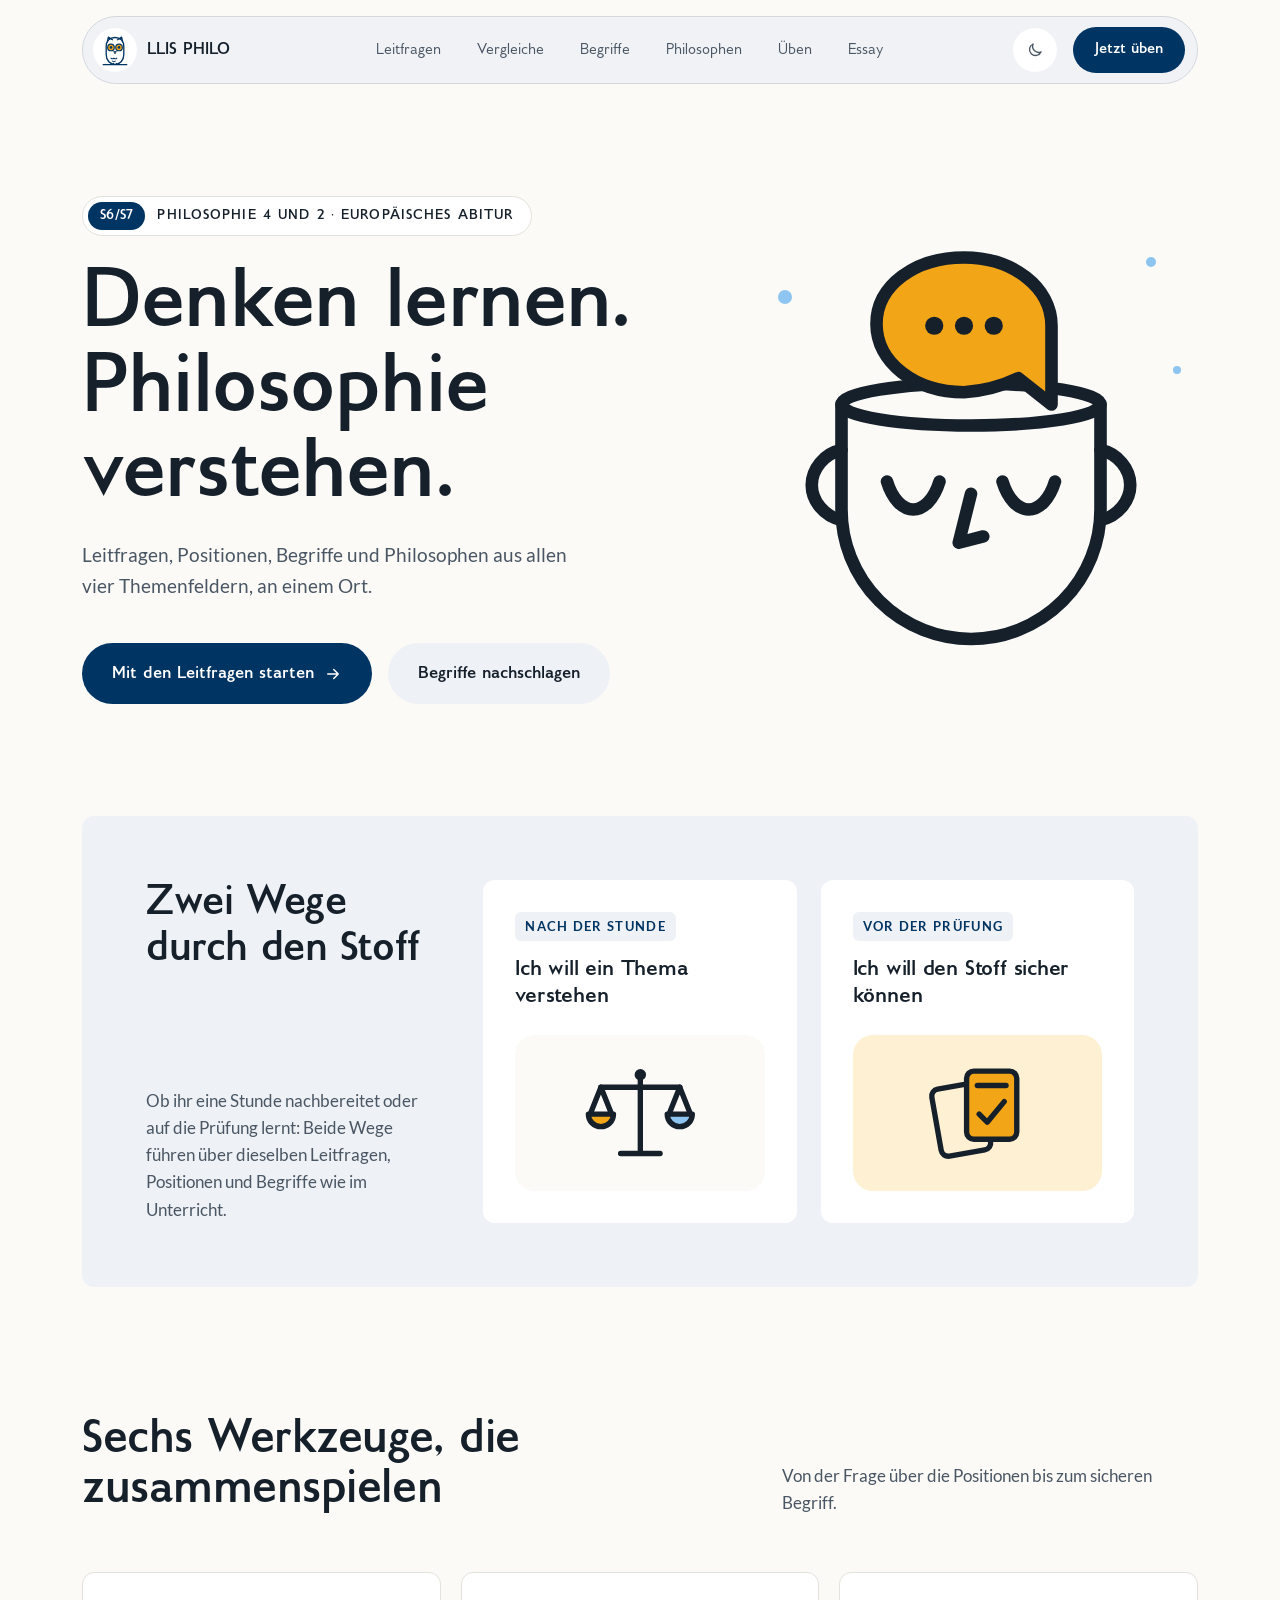
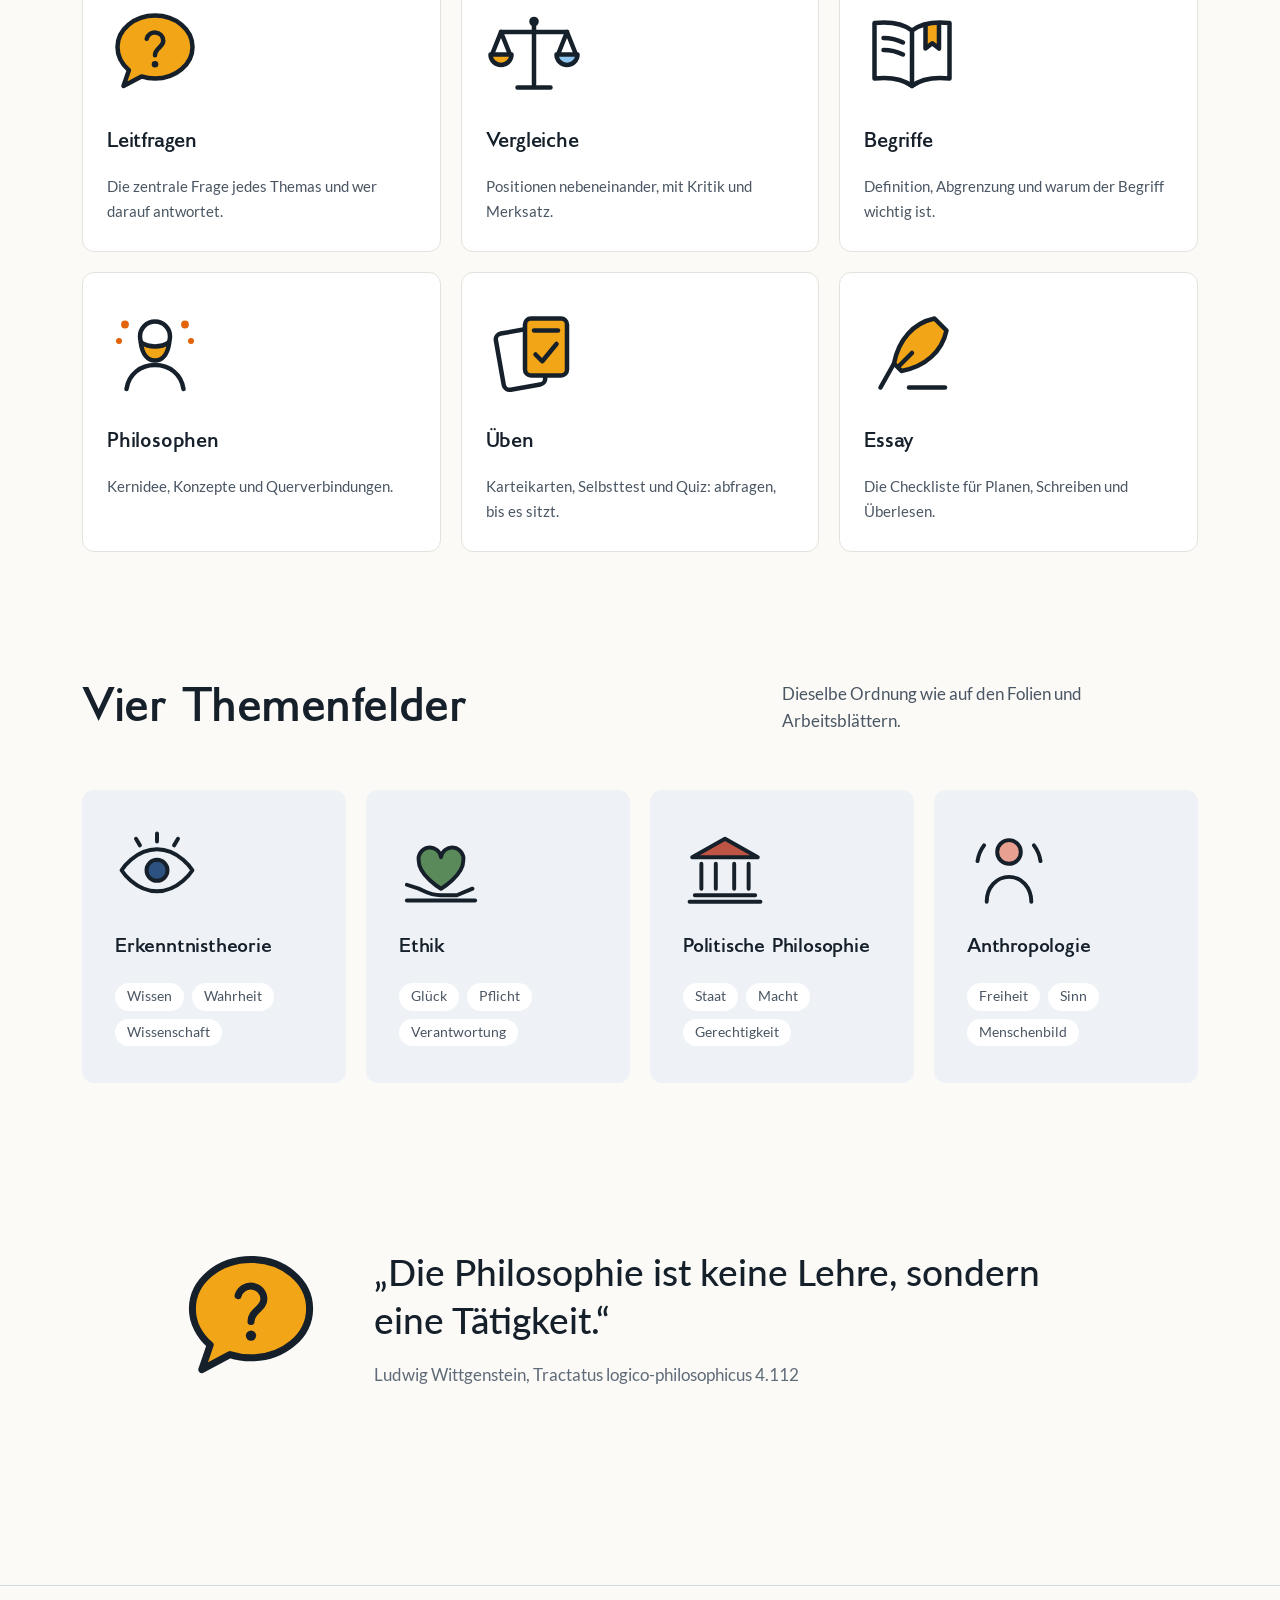
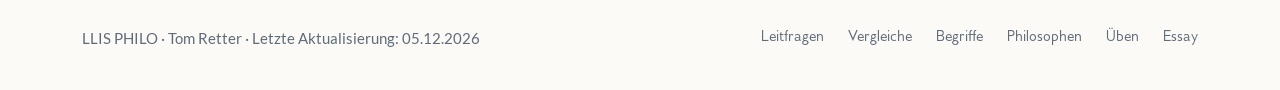
<file: index.html>
<!DOCTYPE html>
<html lang="de">
<head>
<meta charset="UTF-8">
<meta name="viewport" content="width=device-width,initial-scale=1.0">
<title>LLIS PHILO</title>
<link rel="preconnect" href="https://fonts.googleapis.com">
<link href="https://fonts.googleapis.com/css2?family=Lato:ital,wght@0,400;0,700;1,400&display=swap" rel="stylesheet">
<script>try{if(localStorage.getItem('philo-theme')==='dark')document.documentElement.classList.add('dark')}catch(e){}</script>
<style>
/* Vorschlag B "Ruhig & gross": warmes Papier, schwebende Pill-Navigation, grosse Line-Icons */
:root{
  --bg:#FBFAF7; --panel:#EEF1F5; --card:#FFFFFF; --line:#E4E2DC;
  --text:#16202B; --text-2:#4A5663; --text-3:#5F6B78;
  --ink:#16202B; --navy:#003462; --navy-ink:#003462; --sky:#8EC5F0;
  --orange:#E2630A; --orange-text:#C24F00; --amber:#F2A516; --amber-soft:#FDF0D3; --peach:#FCE0B6;
  --tf-ek:#2D5282; --tf-et:#5A8A5A; --tf-pp:#BE5444; --tf-an:#E8A090;
  --acc:#F2A516; --acc2:#8EC5F0;
  --font:"Gill Sans","Gill Sans MT","Lato",Calibri,sans-serif;
}
html.dark{
  --bg:#0B1C2E; --panel:#12283F; --card:#0F2236; --line:#1F3A55;
  --text:#E8EDF2; --text-2:#B4C0CC; --text-3:#8A97A5; --ink:#E8EDF2; --navy-ink:#8EC5F0;
  --orange-text:#F28C3A; --amber-soft:#33270C;
}
*,*::before,*::after{box-sizing:border-box;margin:0;padding:0}
body{font-family:var(--font);background:var(--bg);color:var(--text);font-size:17px;line-height:1.6;-webkit-font-smoothing:antialiased;overflow-x:hidden}
a{color:inherit;text-decoration:none}
.wrap{max-width:1180px;margin:0 auto;padding:0 2rem}
svg.ic{display:block;color:var(--ink)}
svg.ic .acc{fill:var(--acc)} svg.ic .acc2{fill:var(--acc2)} svg.ic .dot{fill:var(--orange)}

/* Nav */
.navbar{position:sticky;top:16px;z-index:50;margin-top:16px}
.pill-nav{display:flex;align-items:center;gap:1rem;background:color-mix(in srgb,var(--panel) 88%,transparent);backdrop-filter:blur(14px);-webkit-backdrop-filter:blur(14px);border-radius:99px;padding:10px 12px 10px 10px}
.ci-logo{width:44px;height:44px;display:block;flex-shrink:0}
.logo{display:flex;align-items:center;gap:10px;font-weight:700;font-size:17px}
.logo-dot{width:44px;height:44px;border-radius:50%;background:var(--navy);display:grid;place-items:center}
html.dark .logo-dot{background:var(--sky)}
.logo-dot{--ink:#fff}.logo-dot svg{width:30px;height:30px}
html.dark .logo-dot{--ink:#0B1C2E}
.logo-dot svg .acc{fill:var(--amber)}
.links{display:flex;gap:.25rem;margin:0 auto}
.links a{padding:8px 16px;border-radius:99px;font-size:15.5px;color:var(--text-2)}
.links a:hover{background:var(--card);color:var(--text)}
.tbtn{width:42px;height:42px;border-radius:50%;border:0;background:var(--card);color:var(--text-2);cursor:pointer;display:grid;place-items:center}
.tbtn svg{width:18px;height:18px}
.nav-cta{font-weight:700;padding:11px 22px;border-radius:99px;background:var(--navy);color:#fff;font-size:15px}
html.dark .nav-cta{background:var(--sky);color:#0B1C2E}
.burger{display:none}
.navbar{position:sticky}
.pill-nav{position:relative}

/* Buttons */
.btn{display:inline-flex;align-items:center;gap:10px;padding:17px 30px;border-radius:99px;font-weight:600;font-size:17px;transition:transform .15s}
.btn:hover{transform:translateY(-2px)}
.btn svg{width:18px;height:18px}
.btn-dark{background:var(--navy);color:#fff}
html.dark .btn-dark{background:var(--sky);color:#0B1C2E}
.btn-soft{background:var(--panel);color:var(--text)}

/* Hero */
.hero{display:grid;grid-template-columns:1.15fr .85fr;gap:3rem;align-items:center;padding:7rem 0 7rem}
.tag{display:inline-flex;align-items:center;gap:12px;background:var(--card);border:1px solid var(--line);border-radius:99px;padding:5px 18px 5px 5px;font-size:14px;font-weight:600;letter-spacing:.08em;text-transform:uppercase}
.tag b{background:var(--orange);color:#fff;border-radius:99px;padding:3px 12px;letter-spacing:.02em}
.hero h1{font-size:clamp(2.9rem,6.4vw,5.2rem);font-weight:600;line-height:1.04;letter-spacing:-.015em;margin:1.6rem 0 1.4rem}
.hero p{font-size:1.2rem;color:var(--text-2);max-width:31rem;margin-bottom:2.6rem}
.hero .actions{display:flex;gap:1rem;flex-wrap:wrap}
.hero-art{position:relative;justify-self:center;width:min(420px,100%)}
.hero-art svg.ic{width:100%;height:auto}
.hero-art .spark{position:absolute;border-radius:50%;background:var(--orange)}

/* Panel Einstieg */
.panel{background:var(--panel);border-radius:36px;padding:4rem;display:grid;grid-template-columns:1fr 1fr 1fr;gap:1.5rem;align-items:stretch}
.panel .intro{grid-column:span 1;display:flex;flex-direction:column;justify-content:space-between;padding-right:1rem}
.panel h2{font-size:clamp(1.9rem,3.2vw,2.7rem);font-weight:600;line-height:1.12}
.panel .intro p{color:var(--text-2);margin-top:1.5rem}
.way{background:var(--card);border-radius:28px;padding:2rem;display:flex;flex-direction:column;transition:transform .2s}
.way:hover{transform:translateY(-4px)}
.lab{display:inline-block;width:fit-content;background:var(--panel);font-size:12.5px;font-weight:700;letter-spacing:.1em;text-transform:uppercase;padding:4px 10px;border-radius:6px;color:var(--navy-ink)}
.way h3{font-size:1.35rem;font-weight:600;line-height:1.25;margin:1rem 0 1.5rem}
.way .art{margin-top:auto;border-radius:20px;background:var(--bg);display:grid;place-items:center;aspect-ratio:16/10}
.way .art svg{width:46%;height:auto}
.way.w2 .art{background:var(--amber-soft)}

/* Module mit grossen Icons */
section.block{padding:8rem 0}
.head{display:flex;justify-content:space-between;align-items:end;gap:2rem;margin-bottom:3.5rem;flex-wrap:wrap}
.head h2{font-size:clamp(2rem,3.6vw,3rem);font-weight:600;line-height:1.1;max-width:34rem}
.head p{color:var(--text-2);max-width:26rem}
.mods{display:grid;grid-template-columns:repeat(3,1fr);gap:1.25rem}
.mod{display:flex;flex-direction:column;align-items:flex-start;gap:1rem;padding:2rem 1.5rem 1.75rem;border-radius:28px;background:var(--card);border:1px solid var(--line);transition:transform .2s,border-color .2s}
.mod:hover{transform:translateY(-4px);border-color:var(--text-3)}
.mod svg.ic{width:96px;height:96px}
.mod h3{font-size:1.3rem;font-weight:600;margin-top:.5rem}
.mod p{font-size:.95rem;color:var(--text-2)}

/* Themenfelder */
.fields{display:grid;grid-template-columns:repeat(4,1fr);gap:1.25rem}
.field{border-radius:28px;padding:2.25rem 2rem;background:var(--panel);display:flex;flex-direction:column;gap:1.25rem}
.field svg.ic{width:84px;height:84px}
.field h3{font-size:1.25rem;font-weight:600}
.field .meta{display:flex;gap:.5rem;flex-wrap:wrap}
.field .meta span{background:var(--card);border-radius:99px;padding:3px 12px;font-size:13.5px;color:var(--text-2)}

/* Zitat */
.quote{display:grid;grid-template-columns:auto 1fr;gap:3rem;align-items:center;max-width:58rem;margin:0 auto}
.quote svg.ic{width:150px;height:150px}
.quote blockquote{font-size:clamp(1.6rem,3vw,2.3rem);line-height:1.3;font-weight:500}
.quote cite{display:block;margin-top:1rem;font-style:normal;color:var(--text-3)}

/* Fußzeile: gemeinsame .ci-foot aus philo-ci.css; Dunkelmodus hier über html.dark */
html.dark .ci-foot{border-color:#1F3A55;color:#8A97A5}

/* S3: Themenfeld-Karten führen zu den Leitfragen (Optik wie vorher, dezenter Hover) */
a.field{color:inherit;text-decoration:none;border:1px solid transparent;transition:border-color .2s}
a.field:hover{border-color:var(--text-3)}

@media(max-width:1050px){
  .links{display:none;position:absolute;top:70px;left:0;right:0;flex-direction:column;background:var(--bg);border-radius:24px;padding:.75rem;box-shadow:0 12px 40px rgba(0,0,0,.12)}
  .links.open{display:flex}
  .burger{display:grid}
  .pill-nav .sp{flex:1}
  .hero,.panel{grid-template-columns:1fr}
  .hero-art{width:min(300px,70%);order:-1}
  .mods{grid-template-columns:repeat(2,1fr)}
  .fields{grid-template-columns:1fr 1fr}
  .quote{grid-template-columns:1fr;text-align:center}
  .quote svg.ic{margin:0 auto}
}
@media(max-width:640px){
  .wrap{padding:0 16px}
  .hero{padding:3rem 0 4rem}
  .panel{padding:1.5rem;border-radius:28px}
  .mods,.fields{grid-template-columns:1fr}
  section.block{padding:5rem 0}
  .hero{padding:1.75rem 0 3.5rem;gap:1.5rem}
  .hero-art{width:170px}
  .hero h1{margin:1.1rem 0 1rem}
  .mod svg.ic{width:56px;height:56px}
  .nav-cta{display:none}
  .logo span{display:none}
}
.ci-lvl{font-weight:400;color:var(--text-3,#5F6B78)}
</style>
<link rel="stylesheet" href="philo-ci.css">
<style id="owl-anim">
.ci-logo .owl,.ci-logo .owl-eyes,.ci-logo .owl-pupils{transform-box:view-box}
.ci-logo .owl{transform-origin:60px 100px}
.ci-logo .owl-eyes{transform-origin:60px 53px}
a:hover .ci-logo .owl,a:focus-visible .ci-logo .owl{animation:owl-tilt 1.1s ease-in-out}
a:hover .ci-logo .owl-eyes,a:focus-visible .ci-logo .owl-eyes{animation:owl-blink 1.1s ease-in-out}
a:hover .ci-logo .owl-pupils,a:focus-visible .ci-logo .owl-pupils{animation:owl-look 1.1s ease-in-out}
@keyframes owl-tilt{0%,100%{transform:rotate(0)}25%{transform:rotate(-9deg)}55%{transform:rotate(7deg)}80%{transform:rotate(-2deg)}}
@keyframes owl-blink{0%,38%,50%,100%{transform:scaleY(1)}44%{transform:scaleY(.12)}}
@keyframes owl-look{0%,100%{transform:translate(0,0)}20%,35%{transform:translate(-3px,0)}60%,75%{transform:translate(3px,-1px)}}
@media (prefers-reduced-motion:reduce){a .ci-logo *{animation:none!important}}
</style>
<style id="kopf-anim">
.kopf-anim{overflow:visible}
.kopf-anim *{transform-box:view-box}
.kopf-anim .k-head{transform-origin:60px 112px;transition:transform .6s cubic-bezier(.3,1.4,.5,1)}
.kopf-anim .k-bubble{transform-origin:76px 44px;transition:transform .5s cubic-bezier(.3,1.6,.5,1)}
.kopf-anim .k-eye{transition:transform .35s ease}
.kopf-anim .k-eye-l{transform-origin:43.5px 73px}
.kopf-anim .k-eye-r{transform-origin:76.5px 73px}
.kopf-anim .k-dot{transform-origin:center;transform-box:fill-box}
.hero-art:hover .k-head{transform:rotate(-5deg)}
.hero-art:hover .k-bubble{transform:scale(1.08) rotate(4deg)}
.hero-art:hover .k-eye{transform:scaleY(-1)}
.hero-art:hover .k-dot{animation:k-think 1.2s ease-in-out infinite}
.hero-art:hover .k-dot:nth-child(2){animation-delay:.15s}
.hero-art:hover .k-dot:nth-child(3){animation-delay:.3s}
@keyframes k-think{0%,60%,100%{transform:translateY(0)}30%{transform:translateY(-4px)}}
@media (prefers-reduced-motion:reduce){.kopf-anim *{transition:none!important;animation:none!important}}
</style>
</head>
<body>
<svg width="0" height="0" style="position:absolute" aria-hidden="true">
  <defs>
    <!-- Denkender Kopf (nach Toms Vorlage), viewBox 0 0 120 120 -->
    <symbol id="i-kopf" viewBox="0 0 120 120">
      <g fill="none" stroke="currentColor" stroke-width="3.6" stroke-linecap="round" stroke-linejoin="round">
        <ellipse cx="60" cy="47" rx="37" ry="6"/>
        <path d="M23 47v30a37 37 0 0 0 74 0V47"/>
        <path d="M23 60c-5 1-8.5 5.5-8.5 10s3.5 9 8.5 10"/>
        <path d="M97 60c5 1 8.5 5.5 8.5 10s-3.5 9-8.5 10"/>
        <path d="M36 69c1.5 5 4.5 8 7.5 8s6-3 7.5-8"/>
        <path d="M69 69c1.5 5 4.5 8 7.5 8s6-3 7.5-8"/>
        <path d="M60 72.5l-3.5 14 7-1.8"/>
      </g>
      <path style="fill:var(--acc)" d="M58 5c14 0 25 8.5 25 19.5V47l-9.5-7.5c-5 2.4-10.4 3.7-15.5 4-14 0-25-8.5-25-19.5S44 5 58 5Z" stroke="currentColor" stroke-width="3.6" stroke-linejoin="round"/>
      <g fill="currentColor"><circle cx="49.5" cy="24.5" r="2.6"/><circle cx="58" cy="24.5" r="2.6"/><circle cx="66.5" cy="24.5" r="2.6"/></g>
    </symbol>

    <!-- Leitfragen -->
    <symbol id="i-frage" viewBox="0 0 64 64">
      <path style="fill:var(--acc)" d="M32 7c13.8 0 25 9.4 25 21s-11.2 21-25 21c-3.2 0-6.2-.5-9-1.4L11 54l3.6-10.5C10.2 39.7 7 34.1 7 28 7 16.4 18.2 7 32 7Z" stroke="currentColor" stroke-width="3" stroke-linejoin="round"/>
      <path d="M26.5 22.5a5.6 5.6 0 0 1 11 1.4c0 4.3-5.5 4.8-5.5 9.6" fill="none" stroke="currentColor" stroke-width="3" stroke-linecap="round"/>
      <circle cx="32" cy="39.5" r="2.2" fill="currentColor"/>
    </symbol>

    <!-- Vergleiche -->
    <symbol id="i-waage" viewBox="0 0 64 64">
      <g fill="none" stroke="currentColor" stroke-width="3" stroke-linecap="round" stroke-linejoin="round">
        <path d="M32 11v42M21 55h22M10 18h44"/>
        <path d="M10 18 4 33M10 18l6 15M54 18l-6 15M54 18l6 15"/>
      </g>
      <path style="fill:var(--acc)" d="M3 33h14a7 7 0 0 1-14 0Z" stroke="currentColor" stroke-width="3" stroke-linejoin="round"/>
      <path style="fill:var(--acc2)" d="M47 33h14a7 7 0 0 1-14 0Z" stroke="currentColor" stroke-width="3" stroke-linejoin="round"/>
      <circle cx="32" cy="11" r="3.2" fill="currentColor"/>
    </symbol>

    <!-- Begriffe -->
    <symbol id="i-buch" viewBox="0 0 64 64">
      <path style="fill:var(--acc)" d="M41 12v17l4.5-3.5L50 29V11.4" stroke="currentColor" stroke-width="3" stroke-linejoin="round"/>
      <g fill="none" stroke="currentColor" stroke-width="3" stroke-linecap="round" stroke-linejoin="round">
        <path d="M32 17c-6.5-5-15.5-6-25-5v37c9.5-1 18.5 0 25 5 6.5-5 15.5-6 25-5V12c-9.5-1-18.5 0-25 5Z"/>
        <path d="M32 17v37M13 22c5 0 9 1 13 3M13 30c5 0 9 1 13 3"/>
      </g>
    </symbol>

    <!-- Philosophen -->
    <symbol id="i-denker" viewBox="0 0 64 64">
      <g fill="none" stroke="currentColor" stroke-width="3" stroke-linecap="round" stroke-linejoin="round">
        <circle cx="32" cy="21" r="10"/>
        <path d="M13 56c1.5-10 9.5-16 19-16s17.5 6 19 16"/>
      </g>
      <path style="fill:var(--acc)" d="M22.5 25c1 8 4.8 12 9.5 12s8.5-4 9.5-12c-3 1.8-6 2.6-9.5 2.6S25.5 26.8 22.5 25Z" stroke="currentColor" stroke-width="3" stroke-linejoin="round"/>
      <g style="fill:var(--dot,#E2630A)"><circle cx="12" cy="13" r="2.6"/><circle cx="52" cy="13" r="2.6"/><circle cx="8" cy="24" r="2"/><circle cx="56" cy="24" r="2"/></g>
    </symbol>

    <!-- Karteikarten -->
    <symbol id="i-feder" viewBox="0 0 64 64">
      <path style="fill:var(--acc)" d="M47 9c-14 3-24 14-27 30l5 5c16-3 27-13 30-27Z" stroke="currentColor" stroke-width="3" stroke-linejoin="round"/>
      <g fill="none" stroke="currentColor" stroke-width="3" stroke-linecap="round" stroke-linejoin="round">
        <path d="M20 39l-9 16M32 32l-9 9"/>
        <path d="M30 55h24"/>
      </g>
    </symbol>
    <symbol id="i-karten" viewBox="0 0 64 64">
      <rect x="9" y="17" width="28" height="38" rx="4" transform="rotate(-10 23 36)" fill="none" stroke="currentColor" stroke-width="3"/>
      <rect style="fill:var(--acc)" x="26" y="9" width="28" height="38" rx="4" stroke="currentColor" stroke-width="3"/>
      <path d="M33 33l4.5 4.5L47 26" fill="none" stroke="currentColor" stroke-width="3" stroke-linecap="round" stroke-linejoin="round"/>
      <path d="M32 17h16" stroke="currentColor" stroke-width="3" stroke-linecap="round"/>
    </symbol>

    <!-- Themenfelder -->
    <symbol id="i-auge" viewBox="0 0 64 64">
      <path d="M5 33s10-16 27-16 27 16 27 16-10 16-27 16S5 33 5 33Z" fill="none" stroke="currentColor" stroke-width="3" stroke-linejoin="round"/>
      <circle style="fill:var(--acc)" cx="32" cy="33" r="8" stroke="currentColor" stroke-width="3"/>
      <path d="M32 5v6M16 9l3 5M48 9l-3 5" stroke="currentColor" stroke-width="3" stroke-linecap="round"/>
    </symbol>
    <symbol id="i-herz" viewBox="0 0 64 64">
      <path style="fill:var(--acc)" d="M32 47S15 37 15 25.5a8.5 8.5 0 0 1 17-2.5 8.5 8.5 0 0 1 17 2.5C49 37 32 47 32 47Z" stroke="currentColor" stroke-width="3" stroke-linejoin="round"/>
      <path d="M6 44l9 3c4 1.5 8 5 17 5h12l12-5" fill="none" stroke="currentColor" stroke-width="3" stroke-linecap="round" stroke-linejoin="round"/>
      <path d="M6 56h52" stroke="currentColor" stroke-width="3" stroke-linecap="round"/>
    </symbol>
    <symbol id="i-tempel" viewBox="0 0 64 64">
      <path style="fill:var(--acc)" d="M7 23 32 9l25 14Z" stroke="currentColor" stroke-width="3" stroke-linejoin="round"/>
      <g fill="none" stroke="currentColor" stroke-width="3" stroke-linecap="round"><path d="M14 28v19M25 28v19M39 28v19M50 28v19M9 52h46M5 57h54"/></g>
    </symbol>
    <symbol id="i-mensch" viewBox="0 0 64 64">
      <circle style="fill:var(--acc)" cx="32" cy="19" r="9" stroke="currentColor" stroke-width="3"/>
      <path d="M15 57c0-11 7.6-19 17-19s17 8 17 19" fill="none" stroke="currentColor" stroke-width="3" stroke-linecap="round"/>
      <path d="M8 26a26 26 0 0 1 5-12M56 26a26 26 0 0 0-5-12" fill="none" stroke="currentColor" stroke-width="3" stroke-linecap="round"/>
    </symbol>

    <symbol id="i-pfeil" viewBox="0 0 24 24"><path d="M5 12h14M13 6l6 6-6 6" fill="none" stroke="currentColor" stroke-width="2" stroke-linecap="round" stroke-linejoin="round"/></symbol>
    <symbol id="i-mond" viewBox="0 0 24 24"><path d="M20 14.5A8 8 0 0 1 9.5 4 8 8 0 1 0 20 14.5Z" fill="none" stroke="currentColor" stroke-width="1.8" stroke-linecap="round" stroke-linejoin="round"/></symbol>
    <symbol id="i-sonne" viewBox="0 0 24 24"><g fill="none" stroke="currentColor" stroke-width="1.8" stroke-linecap="round"><circle cx="12" cy="12" r="4"/><path d="M12 2v2M12 20v2M4.9 4.9l1.4 1.4M17.7 17.7l1.4 1.4M2 12h2M20 12h2M4.9 19.1l1.4-1.4M17.7 6.3l1.4-1.4"/></g></symbol>
  </defs>
</svg>


<div class="wrap navbar">
  <nav class="pill-nav">
    <a class="logo" href="index.html"><svg class="ci-logo" viewBox="0 0 120 120" aria-hidden="true"><circle cx="60" cy="60" r="60" fill="#FFFFFF"/><g class="owl"><g fill="none" stroke="#003462" stroke-width="3.6" stroke-linecap="round" stroke-linejoin="round"><path d="M36 50c0-15 10-24 24-24s24 9 24 24v22c0 17-11 27-24 27S36 89 36 72Z"/><path d="M39 38l3-13 11 7M81 38l-3-13-11 7"/><path d="M49 82c2.5 2.5 5.5 2.5 8 0 2.5 2.5 5.5 2.5 8 0M53 90c2.5 2.5 5.5 2.5 8 0" stroke-width="2.8"/><path d="M28 100h64"/><path d="M50 99v-3M56 99v-3M64 99v-3M70 99v-3" stroke-width="2.8"/></g><g class="owl-eyes"><circle cx="49" cy="53" r="9" fill="#F2A516" stroke="#003462" stroke-width="3.2"/><circle cx="71" cy="53" r="9" fill="#F2A516" stroke="#003462" stroke-width="3.2"/><g class="owl-pupils"><circle cx="49" cy="53" r="3.6" fill="#003462"/><circle cx="71" cy="53" r="3.6" fill="#003462"/></g></g><path d="M56.5 64h7L60 70.5Z" fill="#F2A516" stroke="#003462" stroke-width="2.4" stroke-linejoin="round"/></g></svg><span>LLIS PHILO</span></a>
    <span class="sp"></span>
    <div class="links" id="links">
      <a href="leitfragen.html">Leitfragen</a><a href="vergleiche.html">Vergleiche</a><a href="begriffe.html">Begriffe</a><a href="philosophen.html">Philosophen</a><a href="uebung.html">Üben</a><a href="essay.html">Essay</a>
    </div>
    <button class="tbtn" id="themeBtn" aria-label="Hell/Dunkel wechseln" aria-pressed="false"></button>
    <button class="tbtn burger" id="burger" aria-label="Menü" aria-expanded="false" aria-controls="links"><svg viewBox="0 0 24 24" aria-hidden="true" fill="none" stroke="currentColor" stroke-width="1.8" stroke-linecap="round"><path d="M4 7h16M4 12h16M4 17h16"/></svg></button>
    <a class="nav-cta" href="uebung.html">Jetzt üben</a>
  </nav>
</div>

<main class="wrap">
  <header class="hero">
    <div>
      <span class="tag"><b>S6/S7</b>Philosophie 4 und 2 · Europäisches Abitur</span>
      <h1>Denken lernen.<br>Philosophie verstehen.</h1>
      <p>Leitfragen, Positionen, Begriffe und Philosophen aus allen vier Themenfeldern, an einem Ort.</p>
      <div class="actions">
        <a class="btn btn-dark" href="leitfragen.html">Mit den Leitfragen starten <svg><use href="#i-pfeil"/></svg></a>
        <a class="btn btn-soft" href="begriffe.html">Begriffe nachschlagen</a>
      </div>
    </div>
    <div class="hero-art" aria-hidden="true">
      <svg class="ic kopf-anim" viewBox="0 0 120 120"><g class="k-head">
        <g fill="none" stroke="currentColor" stroke-width="3.6" stroke-linecap="round" stroke-linejoin="round">
          <ellipse cx="60" cy="47" rx="37" ry="6"/>
          <path d="M23 47v30a37 37 0 0 0 74 0V47"/>
          <path d="M23 60c-5 1-8.5 5.5-8.5 10s3.5 9 8.5 10"/>
          <path d="M97 60c5 1 8.5 5.5 8.5 10s-3.5 9-8.5 10"/>
          <path class="k-eye k-eye-l" d="M36 69c1.5 5 4.5 8 7.5 8s6-3 7.5-8"/>
          <path class="k-eye k-eye-r" d="M69 69c1.5 5 4.5 8 7.5 8s6-3 7.5-8"/>
          <path d="M60 72.5l-3.5 14 7-1.8"/>
        </g>
        <g class="k-bubble">
          <path style="fill:var(--acc)" d="M58 5c14 0 25 8.5 25 19.5V47l-9.5-7.5c-5 2.4-10.4 3.7-15.5 4-14 0-25-8.5-25-19.5S44 5 58 5Z" stroke="currentColor" stroke-width="3.6" stroke-linejoin="round"/>
          <g fill="currentColor"><circle class="k-dot" cx="49.5" cy="24.5" r="2.6"/><circle class="k-dot" cx="58" cy="24.5" r="2.6"/><circle class="k-dot" cx="66.5" cy="24.5" r="2.6"/></g>
        </g></g></svg>
      <span class="spark" style="width:14px;height:14px;left:4%;top:12%"></span>
      <span class="spark" style="width:10px;height:10px;right:6%;top:4%"></span>
      <span class="spark" style="width:8px;height:8px;right:0;top:30%;background:var(--sky)"></span>
    </div>
  </header>

  <section class="panel">
    <div class="intro">
      <h2>Zwei Wege durch den Stoff</h2>
      <p>Ob ihr eine Stunde nachbereitet oder auf die Prüfung lernt: Beide Wege führen über dieselben Leitfragen, Positionen und Begriffe wie im Unterricht.</p>
    </div>
    <a class="way" href="leitfragen.html">
      <span class="lab">Nach der Stunde</span>
      <h3>Ich will ein Thema verstehen</h3>
      <div class="art"><svg class="ic" viewBox="0 0 64 64"><use href="#i-waage"/></svg></div>
    </a>
    <a class="way w2" href="uebung.html">
      <span class="lab">Vor der Prüfung</span>
      <h3>Ich will den Stoff sicher können</h3>
      <div class="art"><svg class="ic" viewBox="0 0 64 64"><use href="#i-karten"/></svg></div>
    </a>
  </section>

  <section class="block">
    <div class="head">
      <h2>Sechs Werkzeuge, die zusammenspielen</h2>
      <p>Von der Frage über die Positionen bis zum sicheren Begriff.</p>
    </div>
    <div class="mods">
      <a class="mod" href="leitfragen.html"><svg class="ic" viewBox="0 0 64 64"><use href="#i-frage"/></svg><h3>Leitfragen</h3><p>Die zentrale Frage jedes Themas und wer darauf antwortet.</p></a>
      <a class="mod" href="vergleiche.html"><svg class="ic" viewBox="0 0 64 64"><use href="#i-waage"/></svg><h3>Vergleiche</h3><p>Positionen nebeneinander, mit Kritik und Merksatz.</p></a>
      <a class="mod" href="begriffe.html"><svg class="ic" viewBox="0 0 64 64"><use href="#i-buch"/></svg><h3>Begriffe</h3><p>Definition, Abgrenzung und warum der Begriff wichtig ist.</p></a>
      <a class="mod" href="philosophen.html"><svg class="ic" viewBox="0 0 64 64"><use href="#i-denker"/></svg><h3>Philosophen</h3><p>Kernidee, Konzepte und Querverbindungen.</p></a>
      <a class="mod" href="uebung.html"><svg class="ic" viewBox="0 0 64 64"><use href="#i-karten"/></svg><h3>Üben</h3><p>Karteikarten, Selbsttest und Quiz: abfragen, bis es sitzt.</p></a>
      <a class="mod" href="essay.html"><svg class="ic" viewBox="0 0 64 64"><use href="#i-feder"/></svg><h3>Essay</h3><p>Die Checkliste für Planen, Schreiben und Überlesen.</p></a>
    </div>
  </section>

  <section class="block" style="padding-top:0">
    <div class="head">
      <h2>Vier Themenfelder</h2>
      <p>Dieselbe Ordnung wie auf den Folien und Arbeitsblättern.</p>
    </div>
    <div class="fields">
      <a class="field" href="leitfragen.html" style="--acc:var(--tf-ek)"><svg class="ic" viewBox="0 0 64 64"><use href="#i-auge"/></svg><h3>Erkenntnistheorie</h3><div class="meta"><span>Wissen</span><span>Wahrheit</span><span>Wissenschaft</span></div></a>
      <a class="field" href="leitfragen.html" style="--acc:var(--tf-et)"><svg class="ic" viewBox="0 0 64 64"><use href="#i-herz"/></svg><h3>Ethik</h3><div class="meta"><span>Glück</span><span>Pflicht</span><span>Verantwortung</span></div></a>
      <a class="field" href="leitfragen.html" style="--acc:var(--tf-pp)"><svg class="ic" viewBox="0 0 64 64"><use href="#i-tempel"/></svg><h3>Politische Philosophie</h3><div class="meta"><span>Staat</span><span>Macht</span><span>Gerechtigkeit</span></div></a>
      <a class="field" href="leitfragen.html" style="--acc:var(--tf-an)"><svg class="ic" viewBox="0 0 64 64"><use href="#i-mensch"/></svg><h3>Anthropologie</h3><div class="meta"><span>Freiheit</span><span>Sinn</span><span>Menschenbild</span></div></a>
    </div>
  </section>

  <section class="block" style="padding-top:2rem">
    <div class="quote">
      <svg class="ic" viewBox="0 0 64 64" aria-hidden="true"><use href="#i-frage"/></svg>
      <div><blockquote>„Die Philosophie ist keine Lehre, sondern eine Tätigkeit.“</blockquote><cite>Ludwig Wittgenstein, Tractatus logico-philosophicus 4.112</cite></div>
    </div>
  </section>
</main>

<footer class="ci-foot"><div class="ci-foot-in"><span>LLIS PHILO · Tom Retter<span data-upd=" · "></span></span><nav aria-label="Fußzeile"><a href="leitfragen.html">Leitfragen</a><a href="vergleiche.html">Vergleiche</a><a href="begriffe.html">Begriffe</a><a href="philosophen.html">Philosophen</a><a href="uebung.html">Üben</a><a href="essay.html">Essay</a></nav></div></footer>

<script>
(function(){var h=document.documentElement,b=document.getElementById('themeBtn');
function p(){var d=h.classList.contains('dark');b.innerHTML='<svg aria-hidden="true"><use href="#i-'+(d?'sonne':'mond')+'"/></svg>';b.setAttribute('aria-pressed',d?'true':'false')}p();
b.addEventListener('click',function(){var d=h.classList.toggle('dark');try{localStorage.setItem('philo-theme',d?'dark':'light')}catch(e){}p()});})();
</script>
<script>(function(){var b=document.getElementById('burger'),l=document.getElementById('links');if(b&&l)b.addEventListener('click',function(){var o=l.classList.toggle('open');b.setAttribute('aria-expanded',o);});})();</script>
<script>/* Letzte Aktualisierung (automatisch aus dem Dateidatum) */
(function(){var d=new Date(document.lastModified);if(isNaN(d))return;
var t='Letzte Aktualisierung: '+('0'+d.getDate()).slice(-2)+'.'+('0'+(d.getMonth()+1)).slice(-2)+'.'+d.getFullYear();
document.documentElement.style.setProperty('--upd','"'+t+'"');
document.querySelectorAll('[data-upd]').forEach(function(e){e.textContent=(e.getAttribute('data-upd')||'')+t});})();</script>
</body>
</html>
</file>
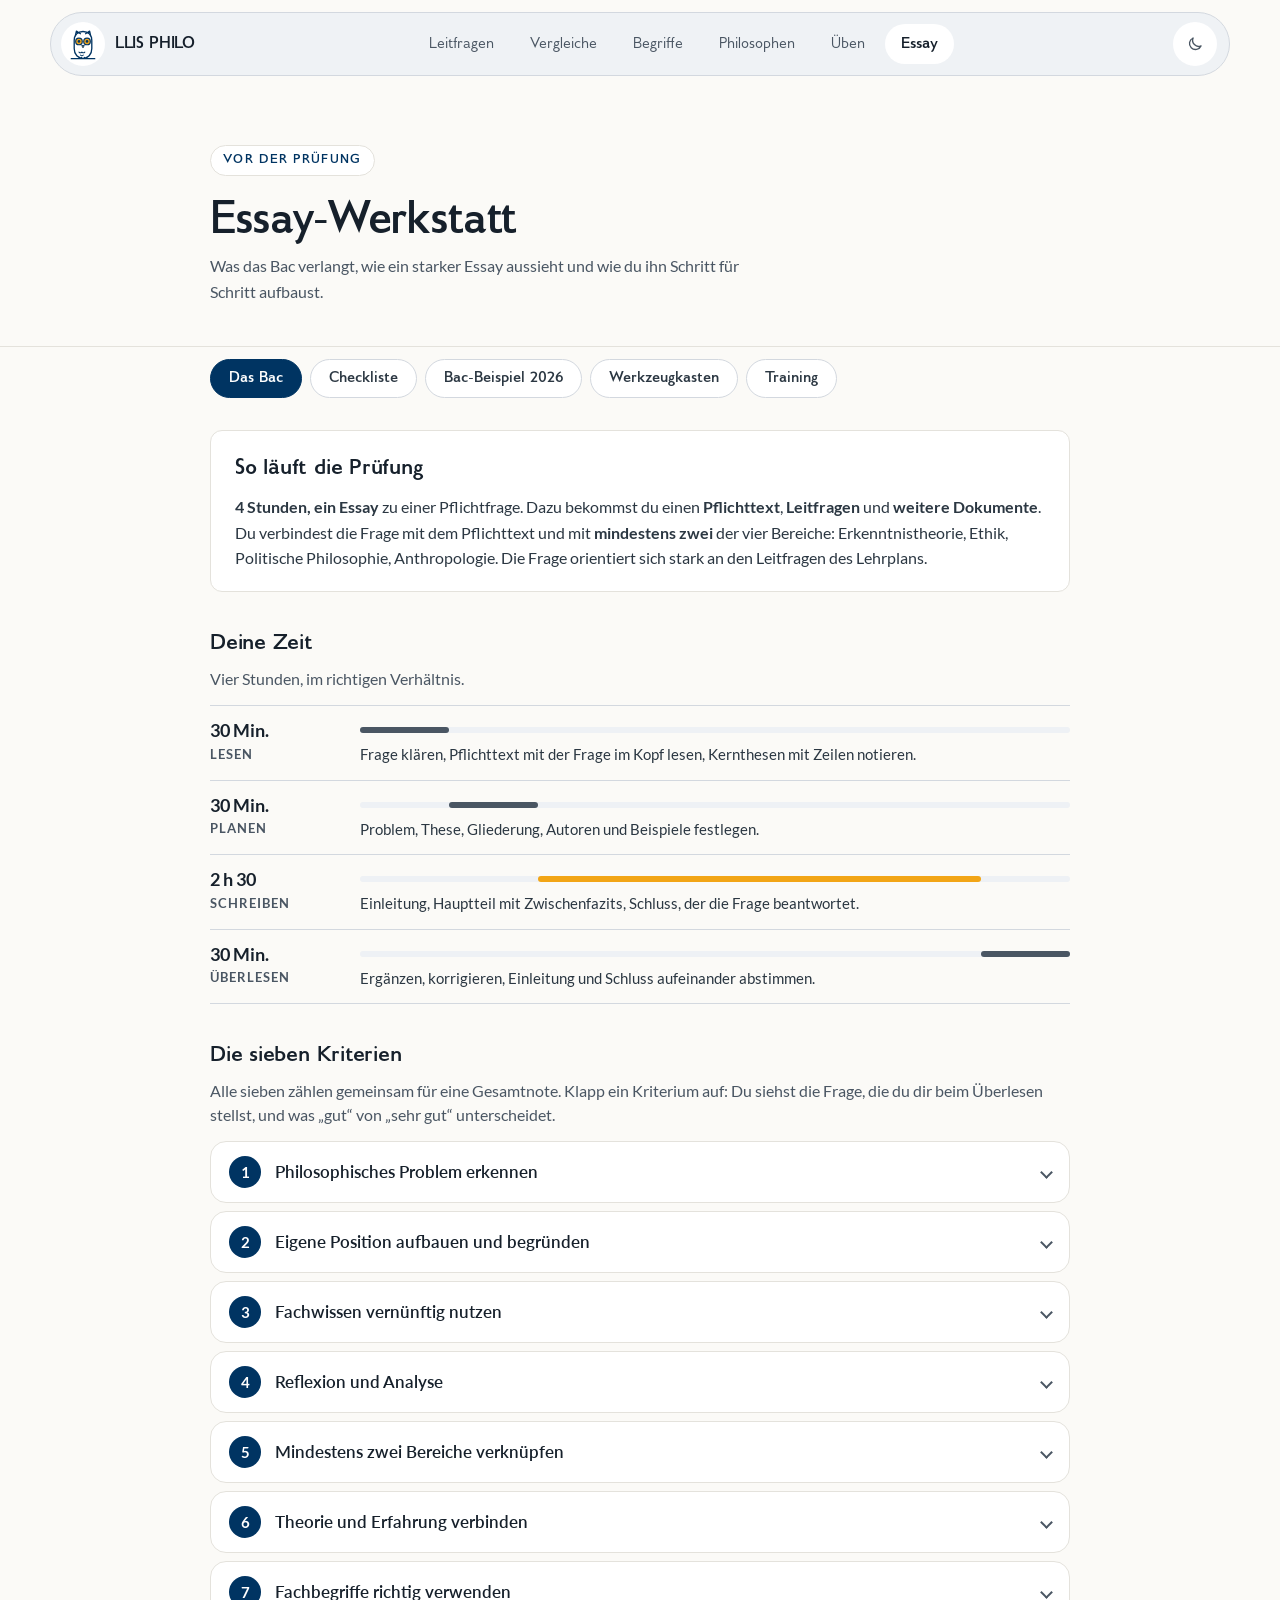
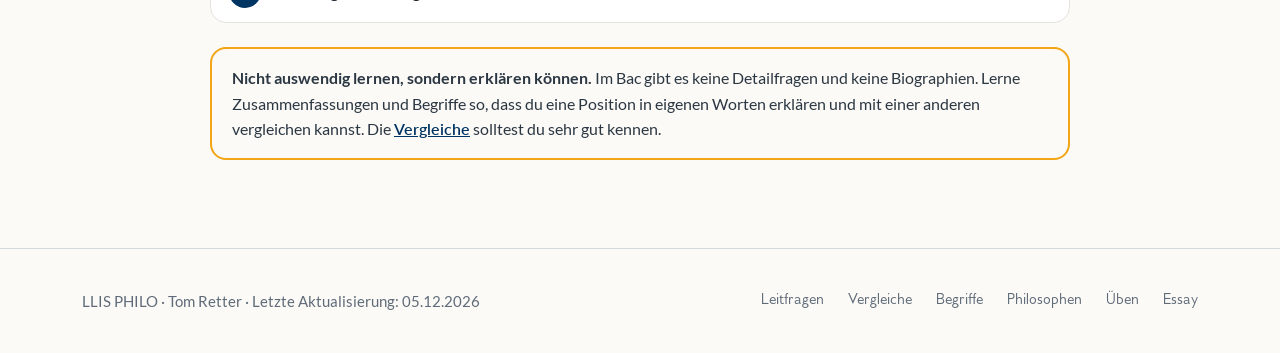
<file: essay.html>
<!DOCTYPE html>
<html lang="de">
<head>
<link rel="preconnect" href="https://fonts.googleapis.com"><link href="https://fonts.googleapis.com/css2?family=Lato:ital,wght@0,400;0,700;1,400&display=swap" rel="stylesheet">
<script>/* Philo-CI: hell ist Standard */try{var _t=localStorage.getItem('philo-theme');if(_t!=='dark'){document.documentElement.classList.add('light');if(!_t)localStorage.setItem('philo-theme','light');}}catch(e){document.documentElement.classList.add('light');}</script>

<meta charset="UTF-8">
<meta name="viewport" content="width=device-width,initial-scale=1.0">
<title>LLIS PHILO - Essay-Werkstatt</title>
<style>
:root {
  --bg:#0f172a; --bg-2:#1e293b; --surface:#1e293b; --surface-2:#273548;
  --text:#f1f5f9; --text-2:#cbd5e1; --text-3:#94a3b8; --muted:#8A97A5;
  --border:rgba(255,255,255,.09); --border-2:rgba(255,255,255,.14);
  --nav-bg:rgba(15,23,42,.85);
  --accent:#003462; --accent-hover:#0B4A85;
  --accent-soft:rgba(0,52,98,.12); --accent-glow:rgba(0,52,98,.25);
  --font:-apple-system,BlinkMacSystemFont,"SF Pro Display","SF Pro Text","Helvetica Neue",system-ui,sans-serif;
  --serif:-apple-system,BlinkMacSystemFont,"SF Pro Display","Helvetica Neue",Georgia,serif;
  --r:10px; --rl:14px;
  --topnav-h:52px; --sidebar-w:220px;
  /* legacy aliases */
  --b:#f1f5f9; --bm:#94a3b8; --bl:rgba(255,255,255,.09); --ba:#8A97A5;
  --w:#1e293b; --br:rgba(255,255,255,.09);
  --gold:#fbbf24; --goldl:rgba(251,191,36,.12);
}
html.light {
  --bg:#ffffff; --bg-2:#f8fafc; --surface:#f8fafc; --surface-2:#f1f5f9;
  --text:#0f172a; --text-2:#1e293b; --text-3:#475569; --muted:#5F6B78;
  --border:rgba(0,0,0,.08); --border-2:rgba(0,0,0,.13);
  --nav-bg:rgba(255,255,255,.88);
  --accent:#003462; --accent-hover:#003462;
  --accent-soft:rgba(0,52,98,.1); --accent-glow:rgba(0,52,98,.2);
  --b:#0f172a; --bm:#475569; --bl:rgba(0,0,0,.08); --ba:#5F6B78;
  --w:#ffffff; --br:rgba(0,0,0,.08);
  --gold:#d97706; --goldl:rgba(217,119,6,.1);
}
*{box-sizing:border-box;margin:0;padding:0;}
body{padding-top:52px;font-family:var(--font);background:var(--bg);color:var(--text);font-size:17px;}












.lf-wrap{max-width:960px;margin:0 auto;padding:1.25rem;}
.lf-hero{background:linear-gradient(135deg,var(--b),var(--bm));color:#fff;
  border-radius:var(--rl);padding:1rem 1.25rem;margin-bottom:1.25rem;}
.lf-hero h1{font-size:20px;font-weight:600;margin-bottom:2px;}
.lf-hero p{font-size:16px;opacity:.85;}
.lf-sem{margin-bottom:1.5rem;}
.lf-sem-hdr{font-size:14.5px;font-weight:700;text-transform:uppercase;letter-spacing:.07em;
  padding:5px 0;margin-bottom:.6rem;border-bottom:2px solid;}
.lf-grid{display:grid;grid-template-columns:repeat(auto-fill,minmax(280px,1fr));gap:8px;}
.lf-card{background:var(--surface);border:1px solid var(--border);border-radius:var(--rl);padding:12px 14px;}
.lf-topic{font-size:13.5px;color:var(--muted);margin-bottom:5px;text-transform:uppercase;letter-spacing:.04em;}
.lf-q{font-size:16px;color:var(--text-2);font-style:italic;line-height:1.55;margin-bottom:8px;}
.lf-pos{font-size:14.5px;color:var(--muted);margin-bottom:7px;}
.lf-btn{font-size:15px;color:var(--bm);background:none;border:none;cursor:pointer;
  font-weight:600;padding:0;font-family:inherit;}
.lf-btn:hover{text-decoration:underline;}

.topnav{position:fixed;top:0;left:0;right:0;z-index:300;
  background:#1a1d24;height:48px;
  display:flex;align-items:center;padding:0 1rem;gap:.25rem;
  box-shadow:0 2px 10px rgba(26,29,36,.18);}
.topnav .brand{color:#fff;font-weight:700;font-size:15.5px;margin-right:.5rem;white-space:nowrap;flex-shrink:0;}
.topnav a{color:rgba(255,255,255,.65);text-decoration:none;font-size:15px;
  padding:4px 8px;border-radius:5px;transition:all .15s;white-space:nowrap;flex-shrink:0;}
.topnav a:hover{background:rgba(255,255,255,.12);color:#fff;}
.topnav a.active{background:rgba(255,255,255,.2);color:#fff;font-weight:600;}
.topnav .sp{flex:1;}


/* ── HAMBURGER MOBILE ── */
.topnav .nav-hamburger{display:none;background:rgba(255,255,255,.08);border:1px solid rgba(255,255,255,.15);color:rgba(255,255,255,.7);width:34px;height:34px;border-radius:8px;align-items:center;justify-content:center;cursor:pointer;flex-shrink:0;transition:background .15s;}
.topnav .nav-hamburger:hover{background:rgba(255,255,255,.15);color:#fff;}
html.light .topnav .nav-hamburger{background:rgba(0,0,0,.05);border-color:rgba(0,0,0,.1);color:var(--text-3);}
.topnav .nav-links{display:contents;}
@media(max-width:640px){
  .topnav .nav-hamburger{display:flex;}
  .topnav .nav-links{display:none;position:fixed;top:52px;left:0;right:0;background:var(--nav-bg,rgba(15,23,42,.95));backdrop-filter:saturate(180%) blur(20px);-webkit-backdrop-filter:saturate(180%) blur(20px);border-bottom:1px solid var(--border);flex-direction:column;padding:.5rem 1rem .75rem;gap:.25rem;z-index:299;}
  .topnav .nav-links.open{display:flex;}
  .topnav .nav-links a{font-size:17px;padding:10px 12px;border-radius:8px;width:100%;}
}
.ci-lvl{font-weight:400;color:var(--text-3,#5F6B78)}
</style>
<style>
/* ═══════════════════════════════════════════════
   NEW DESIGN SYSTEM - injected override
   ═══════════════════════════════════════════════ */

html.light {
  --bg:#ffffff; --bg-2:#f8fafc; --surface:#f8fafc; --surface-2:#f1f5f9;
  --text:#0f172a; --text-2:#1e293b; --text-3:#475569; --muted:#5F6B78;
  --border:rgba(0,0,0,.07); --border-2:rgba(0,0,0,.11);
  --nav-bg:rgba(255,255,255,.85);
  --accent:#003462; --accent-hover:#003462;
  --accent-soft:rgba(0,52,98,.1); --accent-glow:rgba(0,52,98,.2);
  --b:#0f172a; --bm:#475569; --bl:rgba(0,0,0,.07); --ba:#5F6B78;
  --w:#ffffff; --br:rgba(0,0,0,.07);
}

/* ── Base ─────────────────────────────────────── */
*, *::before, *::after { box-sizing:border-box; }
body {
  background:var(--bg) !important;
  color:var(--text) !important;
  font-family:var(--font) !important;
  padding-top:52px !important;
  -webkit-font-smoothing:antialiased;
}
html.light body { color:var(--text) !important; }

/* ── Nav ──────────────────────────────────────── */
.topnav {
  position:fixed !important; top:0 !important; left:0 !important; right:0 !important;
  z-index:300 !important; height:52px !important;
  background:var(--nav-bg) !important;
  backdrop-filter:saturate(180%) blur(20px) !important;
  -webkit-backdrop-filter:saturate(180%) blur(20px) !important;
  border-bottom:1px solid var(--border) !important;
  box-shadow:none !important;
  display:flex !important; align-items:center !important;
  padding:0 1.5rem !important; gap:.25rem !important;
}
.topnav .brand, .topnav .nav-home {
  color:var(--text) !important; font-weight:700 !important; font-size:16.5px !important;
  margin-right:1.25rem !important; white-space:nowrap !important;
  letter-spacing:-.02em !important; text-decoration:none !important;
  flex-shrink:0 !important;
}
.topnav .brand span, .topnav .nav-home span { color:var(--accent) !important; }
.topnav a {
  color:var(--text-3) !important; text-decoration:none !important; font-size:15.5px !important;
  padding:6px 11px !important; border-radius:6px !important;
  transition:background .15s,color .15s !important; font-weight:400 !important;
  white-space:nowrap !important; flex-shrink:0 !important;
}
.topnav a:hover { background:rgba(255,255,255,.07) !important; color:var(--text) !important; }
html.light .topnav a:hover { background:rgba(0,0,0,.05) !important; }
.topnav a.active {
  color:var(--accent) !important; font-weight:600 !important;
  background:var(--accent-soft) !important;
}
.topnav .sp { flex:1 !important; min-width:0 !important; }
.topnav .srch input {
  background:rgba(255,255,255,.07) !important; border:1px solid var(--border-2) !important;
  color:var(--text) !important; border-radius:8px !important;
  font-family:var(--font) !important;
}
.topnav .srch input:focus {
  background:var(--surface) !important; border-color:var(--accent) !important;
  box-shadow:0 0 0 3px var(--accent-soft) !important;
}
.topnav .srch input::placeholder { color:var(--muted) !important; }
html.light .topnav .srch input { background:rgba(0,0,0,.04) !important; }
.topnav .nav-print, .topnav button:not(.theme-toggle) {
  background:rgba(255,255,255,.07) !important; border:1px solid var(--border-2) !important;
  color:var(--text-3) !important; border-radius:6px !important; font-size:15.5px !important;
  font-family:var(--font) !important;
}
.theme-toggle {
  background:rgba(255,255,255,.08) !important; border:1px solid var(--border-2) !important;
  color:var(--text-3) !important; width:32px !important; height:32px !important;
  border-radius:8px !important; display:flex !important;
  align-items:center !important; justify-content:center !important;
  cursor:pointer !important; font-size:16.5px !important;
  transition:all .15s !important; flex-shrink:0 !important;
}
.theme-toggle:hover { background:rgba(255,255,255,.14) !important; }
html.light .theme-toggle {
  background:rgba(0,0,0,.05) !important; border-color:rgba(0,0,0,.1) !important;
}

/* ── Cards / surfaces ─────────────────────────── */
.pcard, .tile, .pc, .card, .bgcard, .htab,
.ptbl, .sidebar, .main .cbar {
  background:var(--surface) !important;
  border-color:var(--border) !important;
}
.pcard:hover { border-color:var(--border-2) !important; box-shadow:0 4px 20px rgba(0,0,0,.25) !important; }
.pcard.exp { border-color:var(--accent) !important; box-shadow:0 4px 16px var(--accent-soft) !important; }

/* ── Filter bars ──────────────────────────────── */
.filter-bar, .cbar, .lf-filter-bar {
  background:var(--surface) !important; border-color:var(--border) !important;
}
.fbtn, .nb, .vb {
  background:var(--surface) !important; border-color:var(--border-2) !important;
  color:var(--text-3) !important; font-family:var(--font) !important;
}
.fbtn:hover, .nb:hover { border-color:var(--accent) !important; color:var(--text) !important; background:rgba(255,255,255,.05) !important; }
.fbtn.on, .nb.on, .vb.on {
  background:var(--accent) !important; color:#fff !important;
  border-color:var(--accent) !important;
}
html.light .fbtn, html.light .nb, html.light .vb {
  background:var(--surface) !important; border-color:rgba(0,0,0,.12) !important; color:#374151 !important;
}

/* ── Text overrides ───────────────────────────── */
.pname, .tn { color:var(--text) !important; }
.pstroem, .pdates, .tp, .stl { color:var(--text-3) !important; }
.pmerk, .pbio, .pkonzept, .ptbl td { color:var(--text-2) !important; }
.pkernidee-lbl, .pkonzepte-lbl, .pmerksatz-lbl, .pquer-lbl,
.slbl, .shdr, .lbl { color:var(--muted) !important; }
.no-r { color:var(--muted) !important; }
.parr { color:var(--muted) !important; }

/* ── Highlight boxes ──────────────────────────── */
.pkernidee {
  background:rgba(0,52,98,.08) !important;
  border-left-color:var(--accent) !important;
  color:var(--text-2) !important;
}
.pmerksatz {
  background:rgba(34,197,94,.07) !important;
  border-left-color:#22c55e !important;
  color:#86efac !important;
}
html.light .pkernidee { background:#EEF3F8 !important; color:#003462 !important; }
html.light .pmerksatz { background:#f0fdf4 !important; color:#166534 !important; }

/* ── Sidebar (begriffe, vergleiche) ──────────────*/
.sidebar {
  background:var(--surface) !important;
  border-color:var(--border) !important;
}
.ni { color:var(--text-3) !important; }
.ni:hover { background:rgba(255,255,255,.05) !important; color:var(--text) !important; }
.ni.on { background:var(--accent-soft) !important; color:var(--accent) !important; border-left-color:var(--accent) !important; }
.fni { color:var(--text-3) !important; }
.fni:hover, .fni.on { background:rgba(234,179,8,.1) !important; color:#fbbf24 !important; border-left-color:#fbbf24 !important; }
.sb-sem-link { border-left-color:transparent !important; }
.sb-sem-link:hover { background:rgba(255,255,255,.05) !important; border-left-color:var(--accent) !important; }
.sb-sem-link.active { background:var(--accent-soft) !important; border-left-color:var(--accent) !important; }
.sb-sem-name { color:var(--text) !important; }
.sb-sem-sub { color:var(--muted) !important; }
.sb-sub-link { color:var(--text-3) !important; }
.sb-sub-link:hover, .sb-sub-link.active { color:var(--accent) !important; background:var(--accent-soft) !important; }
html.light .sidebar { background:#f8fafc !important; border-color:rgba(0,0,0,.08) !important; }
html.light .ni { color:#374151 !important; }
html.light .ni.on { background:rgba(0,52,98,.08) !important; color:#003462 !important; border-left-color:#003462 !important; }
html.light .sb-sem-name { color:#0f172a !important; }
html.light .sb-sub-link { color:#475569 !important; }

/* ── Vergleich table ──────────────────────────── */
.ptbl { border-color:var(--border) !important; }
.ptbl th { color:var(--text) !important; }
.ptbl th.rh { background:var(--surface-2) !important; color:var(--muted) !important; }
.ptbl td { color:var(--text-2) !important; border-color:rgba(255,255,255,.04) !important; }
.ptbl td.rl { background:var(--surface-2) !important; color:var(--muted) !important; border-right-color:var(--border) !important; }
.ptbl tr:hover td { background:rgba(255,255,255,.03) !important; }
.ptbl tr:hover td.rl { background:var(--surface-2) !important; }
.ptbl tbody tr:nth-child(even) td { background:rgba(255,255,255,.02) !important; }
.ptbl tbody tr:nth-child(even) td.rl { background:var(--surface-2) !important; }
.ptbl tbody tr:nth-child(even):hover td { background:rgba(255,255,255,.04) !important; }
/* Merksatz row in table */
.mr td { background:rgba(0,52,98,.12) !important; color:#C9D6E8 !important; border-top-color:var(--accent) !important; border-bottom-color:var(--accent) !important; }
.mr td.rl { background:rgba(0,52,98,.25) !important; color:#8EC5F0 !important; }
html.light .ptbl td { color:#1e293b !important; border-color:rgba(0,0,0,.06) !important; }
html.light .ptbl th.rh, html.light .ptbl td.rl { background:#f8fafc !important; color:#5F6B78 !important; }
html.light .ptbl tr:hover td { background:#f8fafc !important; }
html.light .mr td { background:#EEF3F8 !important; color:#92400e !important; }
html.light .mr td.rl { background:#C9D6E8 !important; color:#003462 !important; }

/* ── Hero/stats boxes (vergleiche) ───────────────*/
.hero {
  background:linear-gradient(135deg,rgba(15,23,42,1),rgba(30,41,59,1)) !important;
  border:1px solid var(--border) !important;
}
.stat { background:rgba(255,255,255,.08) !important; }
.stat .stn { color:var(--accent) !important; }
.htab { border:1px solid var(--border) !important; color:var(--text-2) !important; }
.htab h3 { color:var(--text) !important; }
.lf { background:rgba(255,255,255,.05) !important; border-left-color:var(--accent) !important; color:var(--text-2) !important; font-style:italic; }
html.light .hero { background:linear-gradient(135deg,#1e293b,#334155) !important; }
html.light .stat { background:rgba(255,255,255,.15) !important; }
html.light .htab { background:var(--surface) !important; }
html.light .lf { background:#EEF3F8 !important; border-left-color:#003462 !important; color:#003462 !important; }

/* ── Karteikarten ─────────────────────────────── */
.card-shell, .card-inner, .card-front, .card-back { border-color:var(--border) !important; }
.card-front { background:var(--surface) !important; }
.card-back { background:var(--surface-2) !important; }
.card-front-term { color:var(--text) !important; }
.card-back-body { color:var(--text-2) !important; }
.deck-btn, .ctrl-btn {
  background:var(--surface) !important; border:1px solid var(--border-2) !important;
  color:var(--text-2) !important; font-family:var(--font) !important;
}
.deck-btn:hover, .ctrl-btn:hover { border-color:var(--accent) !important; color:var(--text) !important; }
.deck-btn.active { background:var(--accent) !important; border-color:var(--accent) !important; color:#fff !important; }
.progress-bar { background:var(--border) !important; }
.progress-fill { background:var(--accent) !important; }

/* ── Begriffe article ─────────────────────────── */
.article-wrap, .entry, .bcard {
  background:var(--surface) !important; border-color:var(--border) !important;
}
.entry-title, .bcard-title, .art-h1, .art-h2 { color:var(--text) !important; }
.entry-body, .bcard-body { color:var(--text-2) !important; }
.tag-pill, .alpha-sb-link {
  background:var(--surface-2) !important; border-color:var(--border) !important;
  color:var(--text-3) !important;
}
.tag-pill:hover, .alpha-sb-link:hover, .alpha-sb-link.active {
  background:var(--accent-soft) !important; color:var(--accent) !important; border-color:var(--accent) !important;
}
html.light .entry, html.light .bcard, html.light .article-wrap {
  background:var(--surface) !important; border-color:rgba(0,0,0,.07) !important;
}

/* ── Leitfragen ───────────────────────────────── */
.qcard, .qblock, .qa-wrap {
  background:var(--surface) !important; border-color:var(--border) !important;
}
.qcard:hover { border-color:var(--accent) !important; }
.qcard-title { color:var(--text) !important; }
.qcard-body, .qa-body { color:var(--text-2) !important; }
.antwort, .answer-block {
  background:rgba(0,52,98,.07) !important;
  border-left:3px solid var(--accent) !important;
  color:var(--text-2) !important;
}
html.light .qcard, html.light .qblock { background:var(--surface) !important; }
html.light .antwort { background:#EEF3F8 !important; color:#003462 !important; }

/* ── Scrollbar ────────────────────────────────── */
::-webkit-scrollbar { width:5px; height:5px; }
::-webkit-scrollbar-track { background:transparent; }
::-webkit-scrollbar-thumb { background:var(--bg-3,#334155); border-radius:99px; }
html.light ::-webkit-scrollbar-thumb { background:#cbd5e1; }
</style>
<style>
/* ═══ DESIGN SYSTEM ═══════════════════════════════ */

*, *::before, *::after { box-sizing:border-box; }
html { scroll-behavior:smooth; }

body {
  background:var(--bg) !important;
  color:var(--text) !important;
  font-family:var(--font) !important;
  -webkit-font-smoothing:antialiased;
  -moz-osx-font-smoothing:grayscale;
}

/* ── NAV ── */
.topnav {
  position:fixed !important; top:0 !important; left:0 !important; right:0 !important;
  z-index:300 !important; height:52px !important;
  background:var(--nav-bg) !important;
  backdrop-filter:saturate(180%) blur(20px) !important;
  -webkit-backdrop-filter:saturate(180%) blur(20px) !important;
  border-bottom:1px solid var(--border) !important;
  box-shadow:none !important;
  display:flex !important; align-items:center !important;
  padding:0 1.5rem !important; gap:.2rem !important;
}
.topnav .brand, .topnav .nav-home {
  color:var(--text) !important; font-weight:700 !important; font-size:16.5px !important;
  margin-right:1.25rem !important; white-space:nowrap !important;
  letter-spacing:-.02em !important; text-decoration:none !important; flex-shrink:0 !important;
}
.topnav .brand span { color:var(--accent) !important; }
.topnav a {
  color:var(--text-3) !important; text-decoration:none !important; font-size:15.5px !important;
  padding:6px 10px !important; border-radius:6px !important;
  font-weight:400 !important; white-space:nowrap !important; flex-shrink:0 !important;
  transition:background .15s,color .15s !important;
}
.topnav a:hover { background:rgba(255,255,255,.07) !important; color:var(--text) !important; }
html.light .topnav a:hover { background:rgba(0,0,0,.05) !important; }
.topnav a.active { color:var(--accent) !important; font-weight:600 !important; background:var(--accent-soft) !important; }
.topnav .sp, .topnav .nav-sp { flex:1 !important; min-width:0 !important; }
.topnav .srch input, .topnav input {
  background:rgba(255,255,255,.07) !important; border:1px solid var(--border-2) !important;
  color:var(--text) !important; border-radius:8px !important; font-family:var(--font) !important;
}
.topnav .srch input::placeholder, .topnav input::placeholder { color:var(--muted) !important; }
.topnav .srch input:focus, .topnav input:focus {
  background:var(--surface) !important; border-color:var(--accent) !important;
  box-shadow:0 0 0 3px var(--accent-soft) !important; outline:none !important;
}
html.light .topnav .srch input, html.light .topnav input { background:rgba(0,0,0,.04) !important; }
.topnav .nav-print, .topnav .nb {
  background:rgba(255,255,255,.07) !important; border:1px solid var(--border-2) !important;
  color:var(--text-3) !important; border-radius:6px !important; font-family:var(--font) !important;
}

/* theme toggle */
.theme-toggle {
  background:rgba(255,255,255,.08) !important; border:1px solid var(--border-2) !important;
  color:var(--text-3) !important; width:32px !important; height:32px !important;
  border-radius:8px !important; display:flex !important; align-items:center !important;
  justify-content:center !important; cursor:pointer !important; font-size:16.5px !important;
  flex-shrink:0 !important; transition:all .15s !important;
}
.theme-toggle:hover { background:rgba(255,255,255,.14) !important; }
html.light .theme-toggle { background:rgba(0,0,0,.05) !important; border-color:rgba(0,0,0,.1) !important; }

/* ── PAGE HERO ── */
.page-hero {
  background:var(--bg);
  padding:3.5rem 2rem 2.5rem;
  position:relative; overflow:hidden;
  border-bottom:1px solid var(--border);
}
.page-hero::before {
  content:''; position:absolute; inset:0; pointer-events:none;
  background:radial-gradient(ellipse 70% 60% at 50% -10%, rgba(0,52,98,.14) 0%, transparent 60%);
}
.page-hero-inner { max-width:1100px; margin:0 auto; position:relative; }
.page-hero-badge {
  display:inline-flex; align-items:center; gap:6px;
  background:var(--accent-soft); border:1px solid rgba(0,52,98,.28);
  color:var(--accent); font-size:14.5px; font-weight:700; letter-spacing:.08em;
  text-transform:uppercase; padding:4px 12px; border-radius:99px; margin-bottom:1.25rem;
}
.page-hero h1 {
  font-size:clamp(1.8rem,4vw,3rem); font-weight:700; letter-spacing:-.03em;
  line-height:1.1; color:var(--text); margin-bottom:.75rem;
}
.page-hero p {
  font-size:1rem; color:var(--text-3); max-width:560px; line-height:1.65;
}

/* ── CARDS / SURFACES ── */
.pcard, .lf-card, .tile, .pc, .qcard, .bcard, .htab, .pgrid .pcard {
  background:var(--surface) !important;
  border-color:var(--border) !important;
  color:var(--text-2) !important;
}
.pcard:hover, .lf-card:hover, .tile:hover {
  border-color:var(--accent) !important;
  box-shadow:0 4px 20px rgba(0,0,0,.3) !important;
}
.pcard.exp { border-color:var(--accent) !important; box-shadow:0 4px 16px var(--accent-soft) !important; }

/* ── FILTER BARS ── */
.filter-bar, .cbar, .lf-filter-bar {
  background:var(--surface) !important; border-color:var(--border) !important;
}
.fbtn, .vb {
  background:rgba(255,255,255,.05) !important; border-color:var(--border-2) !important;
  color:var(--text-3) !important; font-family:var(--font) !important;
  transition:all .15s !important;
}
.fbtn:hover, .vb:hover { border-color:var(--accent) !important; color:var(--text) !important; }
.fbtn.on, .vb.on { background:var(--accent) !important; color:#fff !important; border-color:var(--accent) !important; }
html.light .fbtn, html.light .vb { background:#fff !important; border-color:rgba(0,0,0,.12) !important; color:#374151 !important; }

/* ── TYPOGRAPHY ── */
.pname, .tn, .lf-card h3, .qcard-title { color:var(--text) !important; }
.pstroem, .pdates, .tp { color:var(--text-3) !important; }
.pkonzept, .pbio { color:var(--text-2) !important; }
.pkernidee-lbl, .pkonzepte-lbl, .pmerksatz-lbl, .pquer-lbl,
.slbl, .lbl { color:var(--muted) !important; font-family:var(--font) !important; }
.no-r { color:var(--muted) !important; }
.parr { color:var(--muted) !important; }

/* ── HIGHLIGHT BOXES ── */
.pkernidee {
  background:rgba(0,52,98,.08) !important; border-left-color:var(--accent) !important;
  color:var(--text-2) !important; border-radius:0 8px 8px 0 !important;
}
.pmerksatz {
  background:rgba(34,197,94,.07) !important; border-left-color:#22c55e !important;
  color:#86efac !important; border-radius:0 8px 8px 0 !important;
}
html.light .pkernidee { background:#EEF3F8 !important; color:#003462 !important; }
html.light .pmerksatz { background:#f0fdf4 !important; color:#166534 !important; }

/* ── LEITFRAGEN ── */
.lf-wrap { max-width:1100px !important; margin:0 auto !important; padding:2rem !important; }
.lf-hero { display:none !important; } /* replaced by page-hero */
.lf-sem-hdr {
  font-size:14.5px !important; font-weight:700 !important; text-transform:uppercase !important;
  letter-spacing:.08em !important; padding:4px 0 !important; margin-bottom:.75rem !important;
  border-bottom-width:2px !important; border-bottom-style:solid !important;
  font-family:var(--font) !important; opacity:1 !important;
}
.lf-card {
  background:var(--surface) !important; border:1px solid var(--border) !important;
  border-radius:12px !important; padding:1.1rem 1.25rem !important;
  transition:border-color .15s, box-shadow .15s !important;
}
.lf-card:hover { border-color:var(--accent) !important; box-shadow:0 4px 20px rgba(0,0,0,.25) !important; }
.lf-topic { color:var(--muted) !important; font-size:13.5px !important; }
.lf-q { color:var(--text) !important; font-size:17px !important; font-style:normal !important; font-weight:500 !important; line-height:1.5 !important; }
.lf-pos { color:var(--text-3) !important; font-size:14.5px !important; }
.lf-btn { color:var(--accent) !important; font-size:15.5px !important; font-weight:600 !important; font-family:var(--font) !important; }
.lf-btn:hover { opacity:.8 !important; text-decoration:none !important; }
.lf-sem { margin-bottom:2.5rem !important; }
.lf-grid { gap:12px !important; }

/* ── PHILOSOPHEN ── */
.pexp { border-top-color:var(--border) !important; }
.pquer-chips .qchip { transition:all .15s !important; }

/* ── VERGLEICHE sidebar + layout ── */
.layout { height:calc(100vh - 52px) !important; }
.sidebar {
  top:52px !important; height:calc(100vh - 52px) !important;
  background:var(--surface) !important; border-right-color:var(--border) !important;
}
.sidebar::-webkit-scrollbar-thumb { background:var(--surface-2) !important; }
.ni { color:var(--text-3) !important; font-family:var(--font) !important; }
.ni:hover { background:rgba(255,255,255,.05) !important; color:var(--text) !important; }
.ni.on { background:var(--accent-soft) !important; color:var(--accent) !important; border-left-color:var(--accent) !important; }
.fni { color:var(--text-3) !important; }
.fni:hover, .fni.on { background:var(--goldl) !important; color:var(--gold) !important; border-left-color:var(--gold) !important; }
.nd { opacity:.7 !important; }
.slbl { color:var(--muted) !important; font-size:11.5px !important; }
.cbar { background:var(--surface) !important; border-bottom-color:var(--border) !important; }
.cnt { background:var(--bg) !important; }
.hero {
  background:linear-gradient(135deg,var(--bg-2),var(--surface-2)) !important;
  border:1px solid var(--border) !important;
}
.stat { background:rgba(255,255,255,.07) !important; }
.stat .stn { color:var(--accent) !important; }
.htab { border:1px solid var(--border) !important; }
.htab h3 { color:var(--text) !important; }
.lf { background:var(--accent-soft) !important; border-left-color:var(--accent) !important; color:var(--text-2) !important; }
.tile { background:var(--surface) !important; border-color:var(--border) !important; }
.tile:hover { border-color:var(--accent) !important; }
.tn { color:var(--text) !important; }
.tp { color:var(--muted) !important; }
.thdr h2 { color:var(--text) !important; }
.sbdg { opacity:.9 !important; }

/* ── VERGLEICHE TABLE ── */
.ptbl { border-color:var(--border) !important; background:var(--surface) !important; }
.ptbl th { color:var(--text) !important; }
.ptbl th.rh { background:var(--surface-2) !important; color:var(--muted) !important; }
.ptbl td { color:var(--text-2) !important; border-top-color:rgba(255,255,255,.04) !important; }
.ptbl td.rl { background:var(--surface-2) !important; color:var(--muted) !important; border-right-color:var(--border) !important; }
.ptbl tr:hover td { background:rgba(255,255,255,.03) !important; }
.ptbl tr:hover td.rl { background:var(--surface-2) !important; }
.ptbl tbody tr:nth-child(even) td { background:rgba(255,255,255,.02) !important; }
.ptbl tbody tr:nth-child(even) td.rl { background:var(--surface-2) !important; }
.mr td { background:rgba(0,52,98,.1) !important; color:#C9D6E8 !important; border-top-color:var(--accent) !important; border-bottom-color:var(--accent) !important; }
.mr td.rl { background:rgba(0,52,98,.2) !important; color:#8EC5F0 !important; }
.pc { background:var(--surface) !important; border-color:var(--border) !important; }

html.light .ptbl { background:#fff !important; }
html.light .ptbl th.rh, html.light .ptbl td.rl { background:#f8fafc !important; color:#5F6B78 !important; }
html.light .ptbl td { color:#1e293b !important; border-top-color:rgba(0,0,0,.05) !important; }
html.light .ptbl tr:hover td { background:#f8fafc !important; }
html.light .mr td { background:#EEF3F8 !important; color:#92400e !important; }
html.light .mr td.rl { background:#C9D6E8 !important; color:#003462 !important; }

/* ── BEGRIFFE sidebar ── */
.sb-sem-link { border-left-color:transparent !important; }
.sb-sem-link:hover { background:rgba(255,255,255,.05) !important; border-left-color:var(--accent) !important; }
.sb-sem-link.active { background:var(--accent-soft) !important; border-left-color:var(--accent) !important; }
.sb-sem-name { color:var(--text) !important; }
.sb-sem-sub { color:var(--muted) !important; }
.sb-sub-link { color:var(--text-3) !important; }
.sb-sub-link:hover, .sb-sub-link.active { color:var(--accent) !important; background:var(--accent-soft) !important; border-left-color:var(--accent) !important; }
.alpha-sb-link { background:var(--surface-2) !important; border-color:var(--border) !important; color:var(--text-3) !important; }
.alpha-sb-link:hover, .alpha-sb-link.active { background:var(--accent-soft) !important; color:var(--accent) !important; border-color:var(--accent) !important; }
html.light .sb-sem-name { color:#0f172a !important; }
html.light .sb-sub-link { color:#475569 !important; }
html.light .ni { color:#374151 !important; }
html.light .ni.on { background:rgba(0,52,98,.08) !important; color:#003462 !important; border-left-color:#003462 !important; }

/* ── KARTEIKARTEN ── */
.deck-btn, .ctrl-btn, .mode-btn {
  background:var(--surface) !important; border:1px solid var(--border-2) !important;
  color:var(--text-2) !important; font-family:var(--font) !important;
}
.deck-btn:hover, .ctrl-btn:hover { border-color:var(--accent) !important; color:var(--text) !important; }
.deck-btn.active, .mode-btn.active { background:var(--accent) !important; border-color:var(--accent) !important; color:#fff !important; }
.progress-bar { background:var(--border) !important; }
.progress-fill { background:var(--accent) !important; }

/* ── BEGRIFFE entries ── */
.entry, .bcard, .article-wrap {
  background:var(--surface) !important; border-color:var(--border) !important;
}
.entry-title, .bcard-title, .art-h1 { color:var(--text) !important; }
.entry-body, .bcard-body { color:var(--text-2) !important; }

/* ── SCROLLBAR ── */
::-webkit-scrollbar { width:5px; height:5px; }
::-webkit-scrollbar-track { background:transparent; }
::-webkit-scrollbar-thumb { background:var(--surface-2); border-radius:99px; }
html.light ::-webkit-scrollbar-thumb { background:#cbd5e1; }
</style>
<style>
.version-badge {
  position:fixed; bottom:1rem; right:1rem; z-index:500;
  background:rgba(15,23,42,.75); backdrop-filter:blur(10px);
  -webkit-backdrop-filter:blur(10px);
  border:1px solid rgba(255,255,255,.1);
  color:#8A97A5; font-size:13px; font-weight:600;
  letter-spacing:.06em; padding:4px 10px; border-radius:99px;
  pointer-events:none; user-select:none;
}
html.light .version-badge {
  background:rgba(255,255,255,.85); border-color:rgba(0,0,0,.08); color:#5F6B78;
}
</style>
<link rel="stylesheet" href="philo-ci.css">
<style id="owl-anim">
.ci-logo .owl,.ci-logo .owl-eyes,.ci-logo .owl-pupils{transform-box:view-box}
.ci-logo .owl{transform-origin:60px 100px}
.ci-logo .owl-eyes{transform-origin:60px 53px}
a:hover .ci-logo .owl,a:focus-visible .ci-logo .owl{animation:owl-tilt 1.1s ease-in-out}
a:hover .ci-logo .owl-eyes,a:focus-visible .ci-logo .owl-eyes{animation:owl-blink 1.1s ease-in-out}
a:hover .ci-logo .owl-pupils,a:focus-visible .ci-logo .owl-pupils{animation:owl-look 1.1s ease-in-out}
@keyframes owl-tilt{0%,100%{transform:rotate(0)}25%{transform:rotate(-9deg)}55%{transform:rotate(7deg)}80%{transform:rotate(-2deg)}}
@keyframes owl-blink{0%,38%,50%,100%{transform:scaleY(1)}44%{transform:scaleY(.12)}}
@keyframes owl-look{0%,100%{transform:translate(0,0)}20%,35%{transform:translate(-3px,0)}60%,75%{transform:translate(3px,-1px)}}
@media (prefers-reduced-motion:reduce){a .ci-logo *{animation:none!important}}
</style>
</head>
<body>
<nav class="topnav"><a class="brand" href="index.html" aria-label="Startseite"><svg class="ci-logo" viewBox="0 0 120 120" aria-hidden="true"><circle cx="60" cy="60" r="60" fill="#FFFFFF"/><g class="owl"><g fill="none" stroke="#003462" stroke-width="3.6" stroke-linecap="round" stroke-linejoin="round"><path d="M36 50c0-15 10-24 24-24s24 9 24 24v22c0 17-11 27-24 27S36 89 36 72Z"/><path d="M39 38l3-13 11 7M81 38l-3-13-11 7"/><path d="M49 82c2.5 2.5 5.5 2.5 8 0 2.5 2.5 5.5 2.5 8 0M53 90c2.5 2.5 5.5 2.5 8 0" stroke-width="2.8"/><path d="M28 100h64"/><path d="M50 99v-3M56 99v-3M64 99v-3M70 99v-3" stroke-width="2.8"/></g><g class="owl-eyes"><circle cx="49" cy="53" r="9" fill="#F2A516" stroke="#003462" stroke-width="3.2"/><circle cx="71" cy="53" r="9" fill="#F2A516" stroke="#003462" stroke-width="3.2"/><g class="owl-pupils"><circle cx="49" cy="53" r="3.6" fill="#003462"/><circle cx="71" cy="53" r="3.6" fill="#003462"/></g></g><path d="M56.5 64h7L60 70.5Z" fill="#F2A516" stroke="#003462" stroke-width="2.4" stroke-linejoin="round"/></g></svg><b>LLIS PHILO</b></a><div class="nav-links" id="navLinks"><a href="leitfragen.html" class="">Leitfragen</a><a href="vergleiche.html" class="">Vergleiche</a><a href="begriffe.html" class="">Begriffe</a><a href="philosophen.html" class="">Philosophen</a><a href="uebung.html" class="">Üben</a><a href="essay.html" class="active">Essay</a></div><span class="sp"></span><button class="theme-toggle" onclick="window.print()" title="Drucken" aria-label="Drucken"><svg width="17" height="17" viewBox="0 0 24 24" fill="none" stroke="currentColor" stroke-width="1.8" stroke-linecap="round" stroke-linejoin="round"><path d="M7 9V3h10v6M7 18H4v-7a2 2 0 0 1 2-2h12a2 2 0 0 1 2 2v7h-3"/><path d="M7 14h10v7H7Z"/></svg></button><button class="theme-toggle" id="themeBtn" title="Hell/Dunkel" aria-label="Hell/Dunkel wechseln" aria-pressed="false"><svg width="18" height="18" viewBox="0 0 24 24" aria-hidden="true"><path d="M20 14.5A8 8 0 0 1 9.5 4 8 8 0 1 0 20 14.5Z" fill="none" stroke="currentColor" stroke-width="1.8" stroke-linecap="round" stroke-linejoin="round"/></svg></button><button class="nav-hamburger" id="navHamburger" aria-label="Menü öffnen" aria-expanded="false" aria-controls="navLinks"><svg width="18" height="18" viewBox="0 0 24 24" fill="none" stroke="currentColor" stroke-width="1.8" stroke-linecap="round"><path d="M4 7h16M4 12h16M4 17h16"/></svg></button></nav>
<div class="page-hero"><div class="page-hero-inner"><div class="page-hero-badge">Vor der Prüfung</div><h1>Essay-Werkstatt</h1><p>Was das Bac verlangt, wie ein starker Essay aussieht und wie du ihn Schritt für Schritt aufbaust.</p></div></div><div class="es-tabs" role="tablist" id="esTabs"><button type="button" role="tab" class="es-tab" data-tab="bac" aria-controls="tab-bac">Das Bac</button><button type="button" role="tab" class="es-tab" data-tab="checkliste" aria-controls="tab-checkliste">Checkliste</button><button type="button" role="tab" class="es-tab" data-tab="beispiel" aria-controls="tab-beispiel">Bac-Beispiel 2026</button><button type="button" role="tab" class="es-tab" data-tab="werkzeug" aria-controls="tab-werkzeug">Werkzeugkasten</button><button type="button" role="tab" class="es-tab" data-tab="training" aria-controls="tab-training">Training</button></div><div class="es-wrap"><section class="es-pane" id="tab-bac" role="tabpanel" hidden><div class="es-card es-lead"><h2>So läuft die Prüfung</h2><p><b>4 Stunden, ein Essay</b> zu einer Pflichtfrage. Dazu bekommst du einen <b>Pflichttext</b>, <b>Leitfragen</b> und <b>weitere Dokumente</b>. Du verbindest die Frage mit dem Pflichttext und mit <b>mindestens zwei</b> der vier Bereiche: Erkenntnistheorie, Ethik, Politische Philosophie, Anthropologie. Die Frage orientiert sich stark an den Leitfragen des Lehrplans.</p></div><h2 class="es-h">Deine Zeit</h2><p class="es-sub">Vier Stunden, im richtigen Verhältnis.</p><div class="es-zeit"><div class="es-z"><div class="es-zl"><b>30 Min.</b><span>Lesen</span></div><div class="es-zr"><div class="es-zt"><i style="left:0.000%;width:12.500%"></i></div><p>Frage klären, Pflichttext mit der Frage im Kopf lesen, Kernthesen mit Zeilen notieren.</p></div></div><div class="es-z"><div class="es-zl"><b>30 Min.</b><span>Planen</span></div><div class="es-zr"><div class="es-zt"><i style="left:12.500%;width:12.500%"></i></div><p>Problem, These, Gliederung, Autoren und Beispiele festlegen.</p></div></div><div class="es-z es-z-main"><div class="es-zl"><b>2 h 30</b><span>Schreiben</span></div><div class="es-zr"><div class="es-zt"><i style="left:25.000%;width:62.500%"></i></div><p>Einleitung, Hauptteil mit Zwischenfazits, Schluss, der die Frage beantwortet.</p></div></div><div class="es-z"><div class="es-zl"><b>30 Min.</b><span>Überlesen</span></div><div class="es-zr"><div class="es-zt"><i style="left:87.500%;width:12.500%"></i></div><p>Ergänzen, korrigieren, Einleitung und Schluss aufeinander abstimmen.</p></div></div></div><h2 class="es-h">Die sieben Kriterien</h2><p class="es-sub">Alle sieben zählen gemeinsam für eine Gesamtnote. Klapp ein Kriterium auf: Du siehst die Frage, die du dir beim Überlesen stellst, und was „gut“ von „sehr gut“ unterscheidet.</p><div class="es-acc"><details class="es-d"><summary><span class="es-nr">1</span><span class="es-dt">Philosophisches Problem erkennen</span></summary><div class="es-db"><p class="es-frage">Sage ich, warum die Frage schwierig ist? Kläre ich ihre Begriffe?</p><div class="es-gs"><div><span class="es-tag">gut</span><p>Du erkennst ein zentrales Problem gut und klar genug.</p></div><div><span class="es-tag es-tag-a">sehr gut</span><p>Du erkennst die zentralen Probleme genau und klar.</p></div></div></div></details><details class="es-d"><summary><span class="es-nr">2</span><span class="es-dt">Eigene Position aufbauen und begründen</span></summary><div class="es-db"><p class="es-frage">Steht meine These früh da und wächst sie mit Zwischenfazits?</p><div class="es-gs"><div><span class="es-tag">gut</span><p>Du baust eine eigene, kritische Sicht auf und begründest sie gut.</p></div><div><span class="es-tag es-tag-a">sehr gut</span><p>Du begründest deine Sicht vollständig, vertieft und methodisch, mit Strenge und eigenen Ideen.</p></div></div></div></details><details class="es-d"><summary><span class="es-nr">3</span><span class="es-dt">Fachwissen vernünftig nutzen</span></summary><div class="es-db"><p class="es-frage">Trägt jeder Autor ein Argument? Stimmt, was ich ihm zuschreibe?</p><div class="es-gs"><div><span class="es-tag">gut</span><p>Du zeigst solides Fachwissen und begründest sauber.</p></div><div><span class="es-tag es-tag-a">sehr gut</span><p>Du setzt vertieftes, genaues Wissen im richtigen Moment und mit präziser Begründung ein.</p></div></div></div></details><details class="es-d"><summary><span class="es-nr">4</span><span class="es-dt">Reflexion und Analyse</span></summary><div class="es-db"><p class="es-frage">Prüfe ich Text und Positionen? Antworte ich auf Einwände?</p><div class="es-gs"><div><span class="es-tag">gut</span><p>Du reflektierst und erkennst Mehrdeutigkeiten und Widersprüche ausreichend.</p></div><div><span class="es-tag es-tag-a">sehr gut</span><p>Deine Reflexion ist streng, fein und vielschichtig. Du erfasst Mehrdeutigkeiten und Widersprüche.</p></div></div></div></details><details class="es-d"><summary><span class="es-nr">5</span><span class="es-dt">Mindestens zwei Bereiche verknüpfen</span></summary><div class="es-db"><p class="es-frage">Wo verknüpfe ich zwei der vier Bereiche, und warum gerade dort?</p><div class="es-gs"><div><span class="es-tag">gut</span><p>Du verstehst mindestens zwei Bereiche gut und siehst Verbindungen zwischen ihnen.</p></div><div><span class="es-tag es-tag-a">sehr gut</span><p>Du verknüpfst die Bereiche genau und mit echtem Gespür. Deine Beispiele sind treffend gewählt.</p></div></div></div></details><details class="es-d"><summary><span class="es-nr">6</span><span class="es-dt">Theorie und Erfahrung verbinden</span></summary><div class="es-db"><p class="es-frage">Zeigen meine Beispiele (Gegenwart, Geschichte, eigenes Leben) etwas?</p><div class="es-gs"><div><span class="es-tag">gut</span><p>Du verbindest Abstraktes mit Konkretem, mit eigener Erfahrung und Kultur.</p></div><div><span class="es-tag es-tag-a">sehr gut</span><p>Du verbindest Theorie und Erfahrung präzise und überzeugend, mit eigenständigen Ideen.</p></div></div></div></details><details class="es-d"><summary><span class="es-nr">7</span><span class="es-dt">Fachbegriffe richtig verwenden</span></summary><div class="es-db"><p class="es-frage">Verwende ich Fachbegriffe präzise und erkläre ich sie, wo nötig?</p><div class="es-gs"><div><span class="es-tag">gut</span><p>Du verwendest Fachbegriffe im Allgemeinen passend.</p></div><div><span class="es-tag es-tag-a">sehr gut</span><p>Du verwendest Fachbegriffe präzise, klar und treffend.</p></div></div></div></details></div><div class="es-merk"><b>Nicht auswendig lernen, sondern erklären können.</b> Im Bac gibt es keine Detailfragen und keine Biographien. Lerne Zusammenfassungen und Begriffe so, dass du eine Position in eigenen Worten erklären und mit einer anderen vergleichen kannst. Die <a href="vergleiche.html">Vergleiche</a> solltest du sehr gut kennen.</div></section><section class="es-pane" id="tab-checkliste" role="tabpanel" hidden><div class="es-card es-intro"><p>Geh die Fragen beim Planen und beim Überlesen durch und hake ab, was du erfüllst. Deine Häkchen bleiben in diesem Browser gespeichert. Beim Hausessay druckst du die Checkliste aus und gibst sie mit ab.</p><div class="es-tools"><button type="button" class="es-btn" onclick="window.print()">Drucken</button><button type="button" class="es-btn es-btn-soft" id="esReset">Häkchen löschen</button></div></div><div class="es-checklist"><section class="es-teil"><div class="es-teil-h"><span class="es-nr">1</span><h2>Vor dem Schreiben</h2><span class="es-bar"><span></span></span></div><div class="es-ab"><h3>a) Bewertungskriterien</h3><ul><li><label><input type="checkbox" data-id="c1"><span class="es-box" aria-hidden="true"></span><span class="es-t">Kenne ich die sieben Bewertungskriterien?</span></label></li><li><label><input type="checkbox" data-id="c2"><span class="es-box" aria-hidden="true"></span><span class="es-t">Schreibe ich den Essay so, dass ich diese Kriterien gezielt erfülle?</span></label></li></ul></div><div class="es-ab"><h3>b) Frage und Material</h3><ul><li><label><input type="checkbox" data-id="c3"><span class="es-box" aria-hidden="true"></span><span class="es-t">Habe ich die Schlüsselbegriffe der Frage markiert?</span></label></li><li><label><input type="checkbox" data-id="c4"><span class="es-box" aria-hidden="true"></span><span class="es-t">Habe ich den Pflichttext mit der Frage im Kopf gelesen und die Kernthesen mit Zeilen notiert?</span></label></li><li><label><input type="checkbox" data-id="c5"><span class="es-box" aria-hidden="true"></span><span class="es-t">Nutze ich die Leitfragen und die weiteren Dokumente, um das Problem zu erkennen?</span></label></li></ul></div><div class="es-ab"><h3>c) Plan</h3><ul><li><label><input type="checkbox" data-id="c6"><span class="es-box" aria-hidden="true"></span><span class="es-t">Habe ich eine Gliederung, bevor ich zu schreiben beginne?</span></label></li><li><label><input type="checkbox" data-id="c7"><span class="es-box" aria-hidden="true"></span><span class="es-t">Habe ich meine Zeit eingeteilt (30 / 30 / 150 / 30 Minuten), damit der Schluss vollständig wird?</span></label></li></ul></div></section><section class="es-teil"><div class="es-teil-h"><span class="es-nr">2</span><h2>Einleitung</h2><span class="es-bar"><span></span></span></div><div class="es-ab"><h3>a) Einstieg / Hinführung</h3><ul><li><label><input type="checkbox" data-id="c8"><span class="es-box" aria-hidden="true"></span><span class="es-t">Passt die Einleitung zum Thema?</span></label></li><li><label><input type="checkbox" data-id="c9"><span class="es-box" aria-hidden="true"></span><span class="es-t">Ist sie eigenständig (keine Standardformel wie „Schon immer haben sich Menschen gefragt …“)?</span></label></li><li><label><input type="checkbox" data-id="c10"><span class="es-box" aria-hidden="true"></span><span class="es-t">Zeigt sie, dass ich etwas über das Thema weiß (keine Plattitüden)?</span></label></li><li><label><input type="checkbox" data-id="c11"><span class="es-box" aria-hidden="true"></span><span class="es-t">Nutze ich ggf. den Pflichttext, die weiteren Dokumente oder ein Bild, um den Einstieg zu verbessern?</span></label></li></ul></div><div class="es-ab"><h3>b) Schlüsselbegriffe</h3><ul><li><label><input type="checkbox" data-id="c12"><span class="es-box" aria-hidden="true"></span><span class="es-t">Habe ich alle wichtigen Begriffe der Frage identifiziert?</span></label></li><li><label><input type="checkbox" data-id="c13"><span class="es-box" aria-hidden="true"></span><span class="es-t">Sind die Begriffe richtig und präzise definiert?</span></label></li><li><label><input type="checkbox" data-id="c14"><span class="es-box" aria-hidden="true"></span><span class="es-t">Halte ich mich im ganzen Essay an meine Definitionen?<span class="es-hint"><b>Bac 2026:</b> Wer „Realität“ nicht geklärt hatte, suchte überall nach Antworten und verlor den roten Faden.</span></span></label></li></ul></div><div class="es-ab"><h3>c) Problem und Fragestellung</h3><ul><li><label><input type="checkbox" data-id="c15"><span class="es-box" aria-hidden="true"></span><span class="es-t">Zeige ich, wo der Konflikt der Frage liegt, also warum sie schwierig ist?</span></label></li><li><label><input type="checkbox" data-id="c16"><span class="es-box" aria-hidden="true"></span><span class="es-t">Muss ich die Frage leicht umformulieren, um präziser zu arbeiten?</span></label></li><li><label><input type="checkbox" data-id="c17"><span class="es-box" aria-hidden="true"></span><span class="es-t">Ist die Formulierung gut begründet und für den Leser nachvollziehbar?</span></label></li></ul></div><div class="es-ab"><h3>d) These</h3><ul><li><label><input type="checkbox" data-id="c18"><span class="es-box" aria-hidden="true"></span><span class="es-t">Formuliere ich eine These, die ich im Hauptteil prüfe?<span class="es-hint"><b>Bac 2026:</b> In den meisten Arbeiten kam die eigene Position erst am Schluss und blieb knapp.</span></span></label></li><li><label><input type="checkbox" data-id="c19"><span class="es-box" aria-hidden="true"></span><span class="es-t">Ist die These eine begründbare Antwort auf die Frage und nicht bloß eine Meinung?</span></label></li></ul></div><div class="es-ab"><h3>e) Vorschau / Struktur</h3><ul><li><label><input type="checkbox" data-id="c20"><span class="es-box" aria-hidden="true"></span><span class="es-t">Zeige ich dem Leser kurz, wie mein Essay aufgebaut ist?</span></label></li><li><label><input type="checkbox" data-id="c21"><span class="es-box" aria-hidden="true"></span><span class="es-t">Ist diese Struktur logisch und nachvollziehbar?</span></label></li></ul></div></section><section class="es-teil"><div class="es-teil-h"><span class="es-nr">3</span><h2>Hauptteil</h2><span class="es-bar"><span></span></span></div><div class="es-ab"><h3>a) Pflichttext</h3><ul><li><label><input type="checkbox" data-id="c22"><span class="es-box" aria-hidden="true"></span><span class="es-t">Habe ich den Text wirklich gelesen und verstanden?</span></label></li><li><label><input type="checkbox" data-id="c23"><span class="es-box" aria-hidden="true"></span><span class="es-t">Wie antwortet der Text auf die Fragestellung?</span></label></li><li><label><input type="checkbox" data-id="c24"><span class="es-box" aria-hidden="true"></span><span class="es-t">Welche Argumente kann ich daraus verwenden, und wo baue ich sie ein?</span></label></li><li><label><input type="checkbox" data-id="c25"><span class="es-box" aria-hidden="true"></span><span class="es-t">Prüfe ich die Argumente des Textes kritisch (mit Zeilenangabe), statt sie nachzuerzählen?<span class="es-hint"><b>Bac 2026:</b> Die stärksten Arbeiten prüften den Pflichttext Schritt für Schritt mit eigenen Gegenbeispielen.</span></span></label></li></ul></div><div class="es-ab"><h3>b) Argumentation &amp; Struktur</h3><ul><li><label><input type="checkbox" data-id="c26"><span class="es-box" aria-hidden="true"></span><span class="es-t">Hat mein Essay einen roten Faden und führt klar auf eine Schlussfolgerung hin?</span></label></li><li><label><input type="checkbox" data-id="c27"><span class="es-box" aria-hidden="true"></span><span class="es-t">Dienen alle Argumente der Frage (nichts schreiben, nur um zu füllen)?</span></label></li><li><label><input type="checkbox" data-id="c28"><span class="es-box" aria-hidden="true"></span><span class="es-t">Habe ich zu jedem Argument auch eine Gegenposition (Antithese) bedacht?</span></label></li><li><label><input type="checkbox" data-id="c29"><span class="es-box" aria-hidden="true"></span><span class="es-t">Antworte ich auf die Einwände, statt sie nur zu nennen?</span></label></li><li><label><input type="checkbox" data-id="c30"><span class="es-box" aria-hidden="true"></span><span class="es-t">Erkläre ich meine Argumente klar und ausreichend?</span></label></li><li><label><input type="checkbox" data-id="c31"><span class="es-box" aria-hidden="true"></span><span class="es-t">Ziehe ich nach jedem Abschnitt ein Zwischenfazit, das zur Frage zurückführt?<span class="es-hint"><b>Bac 2026:</b> Die beste Arbeit hatte drei Teile, jeder mit eigenem Zwischenfazit.</span></span></label></li><li><label><input type="checkbox" data-id="c32"><span class="es-box" aria-hidden="true"></span><span class="es-t">Verknüpfe ich <b>mindestens zwei</b> Bereiche der Philosophie (Erkenntnistheorie, Ethik, Politische Philosophie, Anthropologie)?</span></label></li></ul></div><div class="es-ab"><h3>c) Beispiele</h3><ul><li><label><input type="checkbox" data-id="c33"><span class="es-box" aria-hidden="true"></span><span class="es-t">Belebe ich meine Argumente mit passenden Beispielen?</span></label></li><li><label><input type="checkbox" data-id="c34"><span class="es-box" aria-hidden="true"></span><span class="es-t">Nutze ich, wenn möglich, eigenständige Beispiele aus meiner eigenen Lebenswelt?</span></label></li></ul></div><div class="es-ab"><h3>d) Philosophische Theorien</h3><ul><li><label><input type="checkbox" data-id="c35"><span class="es-box" aria-hidden="true"></span><span class="es-t">Unterstützen die verwendeten Theorien wirklich meine Schlussfolgerung?</span></label></li><li><label><input type="checkbox" data-id="c36"><span class="es-box" aria-hidden="true"></span><span class="es-t">Sind Theorien und Begriffe korrekt und präzise wiedergegeben?</span></label></li><li><label><input type="checkbox" data-id="c37"><span class="es-box" aria-hidden="true"></span><span class="es-t">Ordne ich jede Theorie dem richtigen Philosophen zu?<span class="es-hint"><b>Bac 2026:</b> Fehlzuschreibungen kosten Punkte, zum Beispiel „Mängelwesen“, das von Gehlen stammt.</span></span></label></li><li><label><input type="checkbox" data-id="c38"><span class="es-box" aria-hidden="true"></span><span class="es-t">Sind Namen der Philosophen richtig geschrieben?</span></label></li><li><label><input type="checkbox" data-id="c39"><span class="es-box" aria-hidden="true"></span><span class="es-t">Habe ich unterschiedliche (auch konträre) Positionen eingebaut?</span></label></li><li><label><input type="checkbox" data-id="c40"><span class="es-box" aria-hidden="true"></span><span class="es-t">Wäge ich die Positionen gegeneinander ab, statt sie nacheinander darzustellen („X sagt …, Y sagt …“)?<span class="es-hint"><b>Bac 2026:</b> Der häufigste Kritikpunkt: viele Philosophen, aber nebeneinander statt gegeneinander.</span></span></label></li><li><label><input type="checkbox" data-id="c41"><span class="es-box" aria-hidden="true"></span><span class="es-t">Welche Theorien stimmen überein, welche widersprechen?</span></label></li><li><label><input type="checkbox" data-id="c42"><span class="es-box" aria-hidden="true"></span><span class="es-t">Bearbeite ich lieber wenige Positionen gründlich als viele oberflächlich?</span></label></li><li><label><input type="checkbox" data-id="c43"><span class="es-box" aria-hidden="true"></span><span class="es-t">Erkläre ich immer, warum eine Theorie genau hier sinnvoll ist?</span></label></li></ul></div></section><section class="es-teil"><div class="es-teil-h"><span class="es-nr">4</span><h2>Schlussfolgerung</h2><span class="es-bar"><span></span></span></div><div class="es-ab"><h3>a) Zusammenfassung und Antwort</h3><ul><li><label><input type="checkbox" data-id="c44"><span class="es-box" aria-hidden="true"></span><span class="es-t">Fasse ich die wichtigsten Punkte kurz und klar zusammen?</span></label></li><li><label><input type="checkbox" data-id="c45"><span class="es-box" aria-hidden="true"></span><span class="es-t">Beantworte ich wirklich die ursprüngliche Fragestellung?</span></label></li><li><label><input type="checkbox" data-id="c46"><span class="es-box" aria-hidden="true"></span><span class="es-t">Passt meine Antwort zu meiner These und zu den Argumenten aus dem Hauptteil?</span></label></li><li><label><input type="checkbox" data-id="c47"><span class="es-box" aria-hidden="true"></span><span class="es-t">Ist die Antwort eigenständig und nicht nur Wiederholung?</span></label></li></ul></div><div class="es-ab"><h3>b) Ausblick</h3><ul><li><label><input type="checkbox" data-id="c48"><span class="es-box" aria-hidden="true"></span><span class="es-t">Kann ich die Diskussion auf ein angrenzendes/verwandtes Thema ausweiten?</span></label></li><li><label><input type="checkbox" data-id="c49"><span class="es-box" aria-hidden="true"></span><span class="es-t">Kann ich die Relevanz des Themas für meine Lebenswelt fruchtbar machen und dies erklären?</span></label></li><li><label><input type="checkbox" data-id="c50"><span class="es-box" aria-hidden="true"></span><span class="es-t">Kann ich offene Fragen identifizieren und diese kurz erklären?</span></label></li></ul></div></section><section class="es-teil"><div class="es-teil-h"><span class="es-nr">5</span><h2>Letzter Check</h2><span class="es-bar"><span></span></span></div><div class="es-ab"><ul><li><label><input type="checkbox" data-id="c51"><span class="es-box" aria-hidden="true"></span><span class="es-t">Habe ich Einleitung und Schluss aufeinander abgestimmt (These und Antwort passen zusammen)?</span></label></li><li><label><input type="checkbox" data-id="c52"><span class="es-box" aria-hidden="true"></span><span class="es-t">Habe ich den Text auf unklare Sätze und Rechtschreibung überlesen?</span></label></li></ul></div></section></div><div class="es-card es-formal"><h3>Formales für den Hausessay</h3><ul><li>Länge: mindestens 1000, höchstens etwa 2000 Wörter.</li><li>Abgabe über Teams als PDF, getippt. Die Checkliste gibst du mit ab.</li><li>Direkte und indirekte Zitate zusammen höchstens 25 % der Arbeit, immer als Zitat erkennbar.</li><li>Jede Übernahme fremder Gedanken, Formulierungen oder KI-Texte wird belegt. Sonst ist es ein Plagiat, auch wenn du von Mitschülern abschreibst.</li></ul></div><p class="es-quelle">Checkliste Essay V1.3 · T. Retter</p></section><section class="es-pane" id="tab-beispiel" role="tabpanel" hidden><div class="es-card es-frage26"><span class="es-eyebrow">Bac Juni 2026 · Pflichtfrage</span><h2>Verändert Technologie unser Verständnis von der Realität?</h2><p><b>Pflichttext:</b> Jacques Ellul, <i>Das technologische System</i> (1977). Kernthese, in eigenen Worten: Die Technik ist nicht mehr nur ein Mittel, sie ist selbst zum Maßstab geworden. Was den technischen Fortschritt fördert, gilt als gut, wer ihn begrenzen will, als rückständig. Die Technik entzieht sich damit zunehmend der Kontrolle des Menschen.</p><p><b>Dazu:</b> Leitfragen und weitere Dokumente, unter anderem zum Verhältnis von Mensch, Technik und Natur.</p></div><h2 class="es-h">1 · Die Frage knacken</h2><p class="es-sub">Vier Schritte, bevor du den ersten Satz schreibst.</p><div class="es-steps"><div class="es-step"><span class="es-sn">1</span><h3>Schlüsselbegriffe</h3><dl><dt>verändert</dt><dd>behauptet einen Wandel: vorher und nachher. Wandel ist nicht automatisch Verlust.</dd><dt>Technologie</dt><dd>nicht ein einzelnes Gerät, sondern ein System, vom Werkzeug bis zur KI.</dd><dt>unser Verständnis</dt><dd>nicht die Realität selbst, sondern wie wir sie erkennen, deuten und bewerten.</dd><dt>Realität</dt><dd>muss definiert werden, sonst wird die Antwort schwammig.</dd></dl></div><div class="es-step"><span class="es-sn">2</span><h3>Konflikt</h3><p>Technik erweitert unseren Zugang zur Realität (Mikroskop, Teleskop, Messgeräte). Technik bestimmt aber auch, was wir für real und richtig halten (Bildbearbeitung, KI, Algorithmen). Spannung: Erweiterung oder Verzerrung? Mittel oder Maßstab?</p></div><div class="es-step"><span class="es-sn">3</span><h3>Leitfrage</h3><p class="es-weak"><span>Schwach</span>„Was ist Technologie?“</p><p class="es-strong"><span>Stark</span>„Erweitert Technologie nur unseren Zugang zur Realität, oder bestimmt sie inzwischen selbst, was wir für real und richtig halten?“</p></div><div class="es-step"><span class="es-sn">4</span><h3>Hypothese</h3><p class="es-weak"><span>Schwach</span>„Ja, Technologie verändert sehr viel.“</p><p class="es-strong"><span>Stark</span>„Technologie verändert nicht die Realität selbst, wohl aber die Maßstäbe, mit denen wir sie erkennen und bewerten. Gefährlich wird das, wenn wir diese Maßstäbe nicht mehr prüfen.“</p></div></div><h2 class="es-h">2 · Ein kommentierter Essay</h2><p class="es-sub">Auszüge aus einem <b>Musteressay</b> zur Bac-Frage, geschrieben für diese Seite (keine echte Bac-Arbeit). Wähle ein Kriterium, und die passenden Stellen werden markiert.</p><div class="es-chips" id="esChips"><button type="button" class="es-chip on" aria-pressed="true" data-k="">Alle</button><button type="button" class="es-chip" aria-pressed="false" data-k="1"><b>1</b> Problem</button><button type="button" class="es-chip" aria-pressed="false" data-k="2"><b>2</b> Position</button><button type="button" class="es-chip" aria-pressed="false" data-k="3"><b>3</b> Fachwissen</button><button type="button" class="es-chip" aria-pressed="false" data-k="4"><b>4</b> Reflexion</button><button type="button" class="es-chip" aria-pressed="false" data-k="5"><b>5</b> Zwei Bereiche</button><button type="button" class="es-chip" aria-pressed="false" data-k="6"><b>6</b> Erfahrung</button><button type="button" class="es-chip" aria-pressed="false" data-k="7"><b>7</b> Begriffe</button></div><div class="es-essay" id="esEssay"><div class="es-plabel">Einleitung</div><div class="es-para"><p><mark class="es-m" data-k="6">Wer heute ein Foto sieht, fragt sich zuerst: Ist das echt? Vor zwanzig Jahren galt ein Foto noch als Beweis. Heute erzeugt eine KI in Sekunden ein Bild, das von einer Aufnahme nicht zu unterscheiden ist.<sup class="es-ks">6</sup></mark> Ob Technologie unser Verständnis von der Realität verändert, ist deshalb keine Frage der Zukunft.</p><aside>Einstieg aus der Lebenswelt, der direkt zur Frage führt.</aside></div><div class="es-para"><p><mark class="es-m" data-k="1 7">Mit „Realität“ meine ich in diesem Essay das, was unabhängig davon besteht, was wir darüber meinen. Unser „Verständnis“ der Realität ist dagegen die Art, wie wir sie erkennen, deuten und bewerten.<sup class="es-ks">1, 7</sup></mark> Die Frage zielt also nicht darauf, ob Technik die Welt verändert, das tut sie offensichtlich, sondern ob sie verändert, wie wir die Welt begreifen.</p><aside>Die beiden Schlüsselbegriffe werden getrennt und definiert. Daran hält sich der ganze Essay.</aside></div><div class="es-para"><p><mark class="es-m" data-k="1">Hier liegt die Spannung: Technik kann unseren Zugang zur Realität erweitern, wie das Mikroskop, das Unsichtbares sichtbar macht. Sie kann aber auch bestimmen, was wir überhaupt für real und richtig halten.<sup class="es-ks">1</sup></mark> <mark class="es-m" data-k="2">Meine These lautet: Technologie verändert nicht die Realität selbst, wohl aber die Maßstäbe, mit denen wir sie erkennen und bewerten. Gefährlich wird das, wenn wir diese Maßstäbe nicht mehr prüfen.<sup class="es-ks">2</sup></mark> Ich prüfe diese These zuerst an Elluls Pflichttext, dann aus Sicht der Erkenntnistheorie und schließlich der Ethik.</p><aside>Konflikt der Frage, eigene These, kurze Vorschau. Die Einleitung ist fertig, bevor der erste Philosoph auftaucht.</aside></div><div class="es-plabel">Hauptteil (Auszug)</div><div class="es-para"><p><mark class="es-m" data-k="3">Ellul geht weiter als meine These. Für ihn ist die Technik nicht mehr nur ein Mittel, sondern selbst zum Maßstab der Moral geworden: Was den Fortschritt fördert, gilt als gut, wer ihn begrenzen will, als rückständig.<sup class="es-ks">3</sup></mark> Wenn das stimmt, verändert Technik nicht nur unser Wissen über die Welt, sondern auch unsere Werte. <mark class="es-m" data-k="4">Das Argument beruht allerdings auf einer Annahme, die man prüfen muss: dass Menschen die Technik nicht mehr kontrollieren.<sup class="es-ks">4</sup></mark> <mark class="es-m" data-k="6">Dagegen spricht, dass Gesellschaften der Technik durchaus Grenzen setzen. Die EU hat 2024 mit dem AI Act bestimmte Anwendungen künstlicher Intelligenz verboten.<sup class="es-ks">6</sup></mark> <mark class="es-m" data-k="2">Elluls Diagnose beschreibt also eine Tendenz, kein Naturgesetz.<sup class="es-ks">2</sup></mark></p><aside>Der Pflichttext wird nicht nacherzählt, sondern geprüft: Annahme benennen, Gegenbeispiel, eigenes Urteil.</aside></div><div class="es-para"><p>Erkenntnistheoretisch lässt sich zeigen, warum diese Tendenz trotzdem ernst zu nehmen ist. <mark class="es-m" data-k="3 5 7">Kant hat gezeigt, dass wir die Dinge nie so erkennen, wie sie an sich sind, sondern nur als Erscheinungen, geformt durch Raum, Zeit und die Kategorien unseres Verstandes.<sup class="es-ks">3, 5, 7</sup></mark> Unser Verständnis der Realität war also immer schon vermittelt. <mark class="es-m" data-k="4">Neu ist, dass ein weiterer Filter hinzukommt, der nicht in uns liegt: der Algorithmus, der auswählt, welche Bilder und Nachrichten wir überhaupt sehen. Anders als Kants Kategorien ist dieser Filter weder allgemein noch notwendig. Er ist bei jedem Menschen anders und kann von anderen mit eigenen Interessen verändert werden.<sup class="es-ks">4</sup></mark></p><aside>Zweiter Bereich (Erkenntnistheorie). Kant trägt ein Argument und wird mit dem neuen Problem verglichen, statt nur genannt zu werden.</aside></div><div class="es-para"><p><mark class="es-m" data-k="2">Bis hierhin zeigt sich: Technik verändert unser Verständnis der Realität dort, wo sie sich zwischen uns und die Welt schiebt, ohne dass wir es merken.<sup class="es-ks">2</sup></mark></p><aside>Zwischenfazit, das zur Frage und zur These zurückführt.</aside></div><div class="es-plabel">Schluss</div><div class="es-para"><p><mark class="es-m" data-k="2">Technologie verändert unser Verständnis der Realität, aber nicht so vollständig, wie Ellul behauptet. Sie verschiebt die Maßstäbe, mit denen wir erkennen und bewerten: was als Beweis gilt, was wir zu sehen bekommen, was als Fortschritt und damit als gut erscheint.<sup class="es-ks">2</sup></mark> <mark class="es-m" data-k="4">Entscheidend ist deshalb nicht, ob Technik unser Verständnis verändert, sondern ob wir die neuen Maßstäbe noch prüfen können.<sup class="es-ks">4</sup></mark> <mark class="es-m" data-k="3 5">Hans Jonas gibt mit seiner Heuristik der Furcht eine Richtung vor: Bei Techniken mit unabsehbaren Folgen soll die schlechte Prognose Vorrang vor der guten haben.<sup class="es-ks">3, 5</sup></mark> Offen bleibt, wer diese Prüfung leisten soll: der Einzelne, der jedes Bild hinterfragt, oder der Staat, der Regeln setzt. Damit wird aus einer erkenntnistheoretischen Frage eine politische.</p><aside>Antwort auf die Frage, passend zur These. Dritter Bereich (Ethik) und ein Ausblick, der eine neue Frage öffnet.</aside></div></div><div class="es-merk"><b>Wie lang ist das im Bac?</b> Der Auszug hat etwa 520 Wörter, von Hand rund zwei Seiten. Er zeigt nur <b>einen</b> Hauptteil-Abschnitt. Ein vollständiger Essay hat meist drei solcher Teile, jeder mit Zwischenfazit, und ist damit etwa dreimal so lang: rund 1500 Wörter oder sechs bis sieben handgeschriebene Seiten. Entscheidend ist aber nicht die Länge, sondern dass jeder Absatz deine These voranbringt.</div><h2 class="es-h">3 · Schwach oder stark?</h2><p class="es-sub">Drei Stellen, an denen im Bac 2026 Punkte verloren gingen. Die Beispiele sind konstruiert.</p><div class="es-pair"><h3>Begriff klären</h3><div class="es-pg"><div class="es-weak"><span>Schwach</span><p>In diesem Essay geht es um Technologie und Realität. Technologie ist heute überall, und viele Philosophen haben sich mit diesem Thema beschäftigt.</p></div><div class="es-strong"><span>Stark</span><p>Mit „Realität“ meine ich das, was unabhängig davon besteht, was wir darüber meinen. Unser „Verständnis“ ist die Art, wie wir sie erkennen und bewerten. Die Frage zielt also darauf, ob Technik verändert, wie wir die Welt begreifen.</p></div></div><p class="es-warum">Ohne Definition sucht der Essay überall nach Antworten. Mit Definition weiß der Leser, was geprüft wird.</p></div><div class="es-pair"><h3>Autoren einsetzen</h3><div class="es-pg"><div class="es-weak"><span>Schwach</span><p>Descartes würde sagen, dass man der Technik nicht trauen darf. Popper würde sagen, dass Technik Fortschritt bringt. Gehlen würde sagen, dass Technik ein Werkzeug ist.</p></div><div class="es-strong"><span>Stark</span><p>Gehlen erklärt, warum Technik zum Menschen gehört: Als Mängelwesen braucht er Werkzeuge, um zu überleben. Genau hier setzt Ellul an: Was als Werkzeug begann, wird zum Maßstab. Während Gehlen die Technik vom Menschen her denkt, denkt Ellul den Menschen von der Technik her.</p></div></div><p class="es-warum">Links stehen drei Namen nebeneinander. Rechts tragen zwei Autoren ein Argument und werden miteinander verglichen.</p></div><div class="es-pair"><h3>Pflichttext nutzen</h3><div class="es-pg"><div class="es-weak"><span>Schwach</span><p>Ellul sagt in seinem Text, dass die Technik jenseits von Gut und Böse ist. Er sagt auch, dass man den Fortschritt nicht aufhalten kann. Das finde ich interessant.</p></div><div class="es-strong"><span>Stark</span><p>Elluls Argument beruht auf einer Annahme: dass Menschen die Technik nicht mehr kontrollieren. Dagegen spricht, dass Gesellschaften Grenzen setzen, etwa durch Verbote bestimmter KI-Anwendungen. Ellul beschreibt also eine Tendenz, kein Naturgesetz.</p></div></div><p class="es-warum">Links wird der Text nacherzählt und mit einem Gefühl kommentiert. Rechts wird er geprüft und beurteilt.</p></div><h2 class="es-h">4 · Fünf typische Fehler aus dem Bac 2026</h2><div class="es-fehler"><div class="es-f"><span class="es-nr">1</span><div><p class="es-ff">Der Pflichttext bleibt an der Oberfläche oder tritt hinter andere Positionen zurück.</p><p>Arbeite mit mindestens zwei Schritten des Textes (mit Zeilen): Was behauptet er, worauf beruht es, wo hält es nicht?</p></div></div><div class="es-f"><span class="es-nr">2</span><div><p class="es-ff">Positionen werden aneinandergereiht („X sagt …, Y sagt …“).</p><p>Jeder Autor beantwortet eine Frage deines Arguments. Vergleiche: „Während X …, zeigt Y …“</p></div></div><div class="es-f"><span class="es-nr">3</span><div><p class="es-ff">Der eigene Standpunkt kommt spät und bleibt dünn, oft nur im Fazit.</p><p>These in der Einleitung, Zwischenfazit nach jedem Teil, Schluss als Antwort auf die Frage.</p></div></div><div class="es-f"><span class="es-nr">4</span><div><p class="es-ff">Der zentrale Begriff der Frage wird nicht geklärt, die Antwort wird schwammig.</p><p>Kläre die Schlüsselbegriffe in der Einleitung und halte dich im ganzen Essay an deine Klärung.</p></div></div><div class="es-f"><span class="es-nr">5</span><div><p class="es-ff">Zu viele Positionen, der rote Faden geht verloren.</p><p>Lieber zwei oder drei sauber verglichene Positionen als sechs angerissene. Prüfe auch, ob du jedem Autor nur zuschreibst, was er wirklich vertritt.</p></div></div></div></section><section class="es-pane" id="tab-werkzeug" role="tabpanel" hidden><h2 class="es-h">Bauform eines Hauptteil-Absatzes</h2><div class="es-flow"><div class="es-fl"><span class="es-sn">1</span><b>Behauptung</b><p>Was zeigt dieser Schritt für die Frage?</p></div><div class="es-fl"><span class="es-sn">2</span><b>Textschritt oder Theorie</b><p>Was sagt der Autor genau? Beim Pflichttext mit Zeile.</p></div><div class="es-fl"><span class="es-sn">3</span><b>Prüfung</b><p>Worauf beruht der Schritt? Unter welcher Bedingung hält er nicht?</p></div><div class="es-fl"><span class="es-sn">4</span><b>Beispiel oder Gegenbeispiel</b><p>Eigenes Beispiel, kurz und funktional.</p></div><div class="es-fl"><span class="es-sn">5</span><b>Zwischenfazit</b><p>„Bis hierhin zeigt sich, dass …“: zurück zur Frage.</p></div></div><h2 class="es-h">Die Leitfragen für jeden Teil</h2><p class="es-sub">Nach Jonas Pfister, <i>Wie schreibe ich einen guten philosophischen Essay?</i> (2006).</p><div class="es-3"><div class="es-card"><h3>Einleitung</h3><ul><li>Was ist die Frage, die ich beantworten will?</li><li>Weshalb ist diese Frage wichtig?</li><li>Was will ich zeigen?</li><li>Wie werde ich dabei vorgehen?</li></ul></div><div class="es-card"><h3>Hauptteil</h3><ul><li>Was ist mein Argument für das, was ich zeigen will?</li><li>Weshalb sind die Prämissen in diesem Argument wahr?</li><li>Was kann man gegen das Argument einwenden?</li><li>Weshalb sind diese Einwände nicht stichhaltig?</li></ul></div><div class="es-card"><h3>Schluss</h3><ul><li>Was habe ich gezeigt?</li><li>Was ist (noch) nicht gezeigt?</li></ul></div></div><h2 class="es-h">Essay oder Stellungnahme?</h2><div class="es-2"><div class="es-card"><h3>Stellungnahme</h3><ul><li>kürzer, konzentriert sich darauf, eine klare Meinung zu einem bestimmten Thema oder einer Fragestellung abzugeben</li><li>stellt die persönliche Sichtweise dar und kann einfach begründet werden, ohne dass alle Seiten eines Arguments ausführlich beleuchtet werden müssen</li></ul></div><div class="es-card es-card-a"><h3>Essay</h3><ul><li>umfassender und erfordert eine tiefere Auseinandersetzung mit dem Thema</li><li>es werden verschiedene Perspektiven und relevante philosophische Theorien diskutiert</li><li>die Argumentation muss logisch und systematisch für oder gegen bestimmte Ansichten formuliert werden</li></ul></div></div><p class="es-sub">Ein Essay ist also eher eine detaillierte Erörterung, während eine Stellungnahme eine direkte und persönliche Antwort auf eine Frage ist.</p><h2 class="es-h">Formulierungshilfen</h2><p class="es-sub">Kein Auswendiglernen. Gezielt einsetzen. Ein guter Essay zeigt nicht, was du weißt, sondern wie du denkst.</p><div class="es-chips" id="esFChips"><button type="button" class="es-chip on" aria-pressed="true" data-f="">Alle</button><button type="button" class="es-chip" aria-pressed="false" data-f="0">Position darstellen</button><button type="button" class="es-chip" aria-pressed="false" data-f="1">Begründungen sichtbar machen</button><button type="button" class="es-chip" aria-pressed="false" data-f="2">Übergang zur Kritik</button><button type="button" class="es-chip" aria-pressed="false" data-f="3">Zustimmung formulieren</button><button type="button" class="es-chip" aria-pressed="false" data-f="4">Positionen vergleichen</button><button type="button" class="es-chip" aria-pressed="false" data-f="5">Beispiele und Gedankenexperimente</button><button type="button" class="es-chip" aria-pressed="false" data-f="6">Konsequenzen aufzeigen</button><button type="button" class="es-chip" aria-pressed="false" data-f="7">Eigene Stellungnahme</button><button type="button" class="es-chip" aria-pressed="false" data-f="8">Weiterdenken</button><button type="button" class="es-chip" aria-pressed="false" data-f="9">Struktur und Zwischenfazit</button><button type="button" class="es-chip" aria-pressed="false" data-f="10">Abwägender Schluss</button></div><div class="es-fgrid"><div class="es-card es-fc" data-f="0"><h3>Position darstellen</h3><ul><li>„Der Autor / die Autorin vertritt die Auffassung, dass …“</li><li>„Nach Ansicht von … ist …“</li><li>„Zentral für diese Position ist die Annahme, dass …“</li><li>„Die These des Textes lautet, dass …“</li></ul></div><div class="es-card es-fc" data-f="1"><h3>Begründungen sichtbar machen</h3><ul><li>„Dies wird damit begründet, dass …“</li><li>„Das Argument beruht auf der Annahme, dass …“</li><li>„Entscheidend für diese Argumentation ist …“</li><li>„Aus dieser Annahme folgt, dass …“</li></ul></div><div class="es-card es-fc" data-f="2"><h3>Übergang zur Kritik</h3><ul><li>„Problematisch erscheint an dieser Stelle jedoch, dass …“</li><li>Nicht überzeugend erscheint mir jedoch der Gedanke, die Idee, die Argumentation, etc., mit dessen Hilfe begründet wird, dass …</li><li>„Fraglich ist allerdings, ob …“</li><li>„Nicht überzeugend ist der Gedanke, dass …“</li><li>„Hier zeigt sich eine zentrale Schwierigkeit der Position: …“</li><li>(Nicht) gut begründet wurde in dem Text der Gedanke …</li></ul></div><div class="es-card es-fc" data-f="3"><h3>Zustimmung formulieren</h3><ul><li>„Diese Argumentation überzeugt, weil …“</li><li>„Dem kann zugestimmt werden, insofern …“</li><li>„Der Gedanke erscheint plausibel, da …“</li><li>„Besonders überzeugend ist hierbei, dass …“</li><li>Angenommen, … hätte Recht, dann wäre …</li><li>Der Autor / die Autorin überzeugt mich, weil er / sie …</li></ul></div><div class="es-card es-fc" data-f="4"><h3>Positionen vergleichen</h3><ul><li>„Im Gegensatz zu … vertritt … die Auffassung, dass …“</li><li>„Während … davon ausgeht, dass …, betont …“</li><li>„Beide Positionen stimmen darin überein, dass …, unterscheiden sich jedoch in …“</li><li>„Verglichen mit der Position von … erscheint … überzeugender, weil …“</li><li>Die These von … steht im Widerspruch zu der These von …</li><li>Im Vergleich mit der Position von … erscheint mir die Position von … überzeugender, weil sie …</li></ul></div><div class="es-card es-fc" data-f="5"><h3>Beispiele und Gedankenexperimente</h3><ul><li>„Man kann sich dies an folgendem Beispiel verdeutlichen: …“</li><li>„Angenommen, … wäre der Fall, dann …“</li><li>„Ein Gedankenexperiment verdeutlicht diese Position: …“</li><li>„Dies lässt sich etwa an folgender Situation zeigen: …“</li></ul></div><div class="es-card es-fc" data-f="6"><h3>Konsequenzen aufzeigen</h3><ul><li>„Daraus ergibt sich, dass …“</li><li>„Dies hätte zur Folge, dass …“</li><li>„Unter dieser Voraussetzung müsste man annehmen, dass …“</li><li>„Für Individuum / Gesellschaft / Staat bedeutet dies, dass …“</li></ul></div><div class="es-card es-fc" data-f="7"><h3>Eigene Stellungnahme</h3><ul><li>„Aus meiner Sicht lässt sich einwenden, dass …“</li><li>„Vor diesem Hintergrund erscheint die Position nur bedingt überzeugend, da …“</li><li>„Ich schließe mich dieser Auffassung insofern an, als …“</li><li>„Diese Position überzeugt nur unter der Bedingung, dass …“</li><li>Bezogen auf meine eigenen Überlegungen / Erfahrungen kann ich dem Autor oder der Autorin (nicht) zustimmen, weil …</li></ul></div><div class="es-card es-fc" data-f="8"><h3>Weiterdenken</h3><ul><li>„Der Gedanke ließe sich weiterführen, indem …“</li><li>Den Gedanken von … möchte ich wie folgt erweitern / umformulieren / neu denken: …</li><li>„Diese Position könnte ergänzt werden durch …“</li><li>„Eine mögliche Weiterentwicklung dieses Arguments wäre …“</li><li>„Damit wird jedoch eine neue Frage aufgeworfen, nämlich …“</li></ul></div><div class="es-card es-fc" data-f="9"><h3>Struktur und Zwischenfazit</h3><ul><li>„Zusammenfassend lässt sich festhalten, dass …“</li><li>„Bis hierhin zeigt sich, dass …“</li><li>„Die bisherigen Überlegungen machen deutlich, dass …“</li></ul></div><div class="es-card es-fc" data-f="10"><h3>Abwägender Schluss</h3><ul><li>„Insgesamt zeigt sich ein Spannungsverhältnis zwischen …“</li><li>„Eine eindeutige Antwort lässt sich daher nicht geben, wohl aber festhalten, dass …“</li><li>„Die Frage bleibt letztlich offen, da …“</li></ul></div></div><h2 class="es-h">Besser vermeiden</h2><div class="es-acc"><details class="es-d"><summary><span class="es-nr es-nr-x">1</span><span class="es-dt">„Ich finde / Ich denke / Meiner Meinung nach …“</span></summary><div class="es-db"><p>Das ist keine philosophische Position, sondern ein Stimmungsbericht.</p><div class="es-gs"><div class="es-weak"><span>Schlecht</span><p>„Ich finde, dass Kant hier Recht hat.“</p></div><div class="es-strong"><span>Besser</span><p>„Kants Argumentation überzeugt, da sie …“</p></div></div><p class="es-regel"><b>Regel:</b> Eigene Meinung immer als begründete Position, nie als Gefühl.</p></div></details><details class="es-d"><summary><span class="es-nr es-nr-x">2</span><span class="es-dt">Rhetorische Fragen</span></summary><div class="es-db"><p>Sie ersetzen Analyse durch Show. Der Text fragt dann mehr, als er denkt.</p><div class="es-gs"><div class="es-weak"><span>Schlecht</span><p>„Was ist Freiheit?“</p><p>„Braucht der Mensch Regeln?“</p></div><div class="es-strong"><span>Besser</span><p>„Die Frage nach der Freiheit lässt sich daher als Problem der … formulieren.“</p></div></div><p class="es-regel"><b>Regel:</b> Fragen gehören in die Aufgabenstellung, nicht in den Essaytext.</p></div></details><details class="es-d"><summary><span class="es-nr es-nr-x">3</span><span class="es-dt">Inhaltsangaben statt Argumentation</span></summary><div class="es-db"><p>Zusammenfassen ist nicht Denken. Prüfer sehen sofort: kein eigener Zugriff.</p><div class="es-gs"><div class="es-weak"><span>Schlecht</span><p>„Zuerst erklärt der Autor …, dann sagt er …, danach …“</p></div><div class="es-strong"><span>Besser</span><p>„Das zentrale Argument des Autors besteht darin, dass …“</p></div></div><p class="es-regel"><b>Regel:</b> Nicht was steht im Text, sondern was wird damit behauptet.</p></div></details><details class="es-d"><summary><span class="es-nr es-nr-x">4</span><span class="es-dt">Aufzählung von Philosophen („Name-Dropping“)</span></summary><div class="es-db"><p>Viele Namen, keine Gedanken. Wirkt gelernt, nicht verstanden.</p><div class="es-gs"><div class="es-weak"><span>Schlecht</span><p>„Platon sagt …, Aristoteles sagt …, Hobbes sagt …, Kant sagt …“</p></div><div class="es-strong"><span>Besser</span><p>„Während Hobbes Sicherheit priorisiert, betont Kant …“</p></div></div><p class="es-regel"><b>Regel:</b> Lieber 2-3 sauber verglichene Positionen als 6 angerissene.</p></div></details><details class="es-d"><summary><span class="es-nr es-nr-x">5</span><span class="es-dt">Umgangssprache / Alltagssprache</span></summary><div class="es-db"><p>Senkt das argumentative Niveau sofort.</p><div class="es-gs"><div class="es-weak"><span>Schlecht</span><p>„Das macht irgendwie keinen Sinn.“</p><p>„Das ist halt schwierig.“</p><p>„Jetzt disst Kant Descartes voll, …“</p></div><div class="es-strong"><span>Besser</span><p>„Dies erscheint widersprüchlich, da …“</p></div></div><p class="es-regel"><b>Regel:</b> Sachlich, präzise, distanziert. Kein Gesprächston.</p></div></details><details class="es-d"><summary><span class="es-nr es-nr-x">6</span><span class="es-dt">Absolute Aussagen ohne Einschränkung</span></summary><div class="es-db"><p>Philosophie ist selten absolut. Solche Sätze sind fast immer falsch.</p><div class="es-gs"><div class="es-weak"><span>Schlecht</span><p>„Freiheit ist immer gut.“</p><p>„Der Staat ist niemals gerecht.“</p></div><div class="es-strong"><span>Besser</span><p>„Unter bestimmten Bedingungen lässt sich argumentieren, dass …“</p></div></div><p class="es-regel"><b>Regel:</b> Denken in Bedingungen, Spannungen, Grenzen.</p></div></details><details class="es-d"><summary><span class="es-nr es-nr-x">7</span><span class="es-dt">Moralische Empörung statt Analyse</span></summary><div class="es-db"><p>Moral ersetzt Argument. Das ist kein Ethik-Essay, sondern Kommentarspalte.</p><div class="es-gs"><div class="es-weak"><span>Schlecht</span><p>„Das ist unfair und unmenschlich.“</p></div><div class="es-strong"><span>Besser</span><p>„Aus dieser Position ergibt sich ein Problem der sozialen Gerechtigkeit, da …“</p></div></div><p class="es-regel"><b>Regel:</b> Nicht bewerten, begründen.</p></div></details><details class="es-d"><summary><span class="es-nr es-nr-x">8</span><span class="es-dt">Beispiele als Geschichten</span></summary><div class="es-db"><p>Beispiele sollen klären, nicht unterhalten.</p><div class="es-gs"><div class="es-weak"><span>Schlecht</span><p>„Stellen wir uns vor, Max geht morgens zur Schule und …“</p></div><div class="es-strong"><span>Besser</span><p>„Man denke an eine Gesellschaft, in der …“</p></div></div><p class="es-regel"><b>Regel:</b> Beispiele abstrakt, kurz, funktional.</p></div></details><details class="es-d"><summary><span class="es-nr es-nr-x">9</span><span class="es-dt">Schein-Schlüsse („Also ist klar, dass …“)</span></summary><div class="es-db"><p>Vortäuschung von Eindeutigkeit, wo keine ist.</p><div class="es-gs"><div class="es-weak"><span>Schlecht</span><p>„Also ist klar, dass Kant Recht hat.“</p></div><div class="es-strong"><span>Besser</span><p>„Insgesamt spricht dieses Argument für …, bleibt jedoch in Bezug auf … problematisch.“</p></div></div><p class="es-regel"><b>Regel:</b> Philosophische Schlüsse sind abwägend, nicht endgültig.</p></div></details><details class="es-d"><summary><span class="es-nr es-nr-x">10</span><span class="es-dt">Fehlende Übergänge</span></summary><div class="es-db"><p>Gedanken stehen nebeneinander, aber hängen nicht zusammen.</p><div class="es-gs"><div class="es-weak"><span>Schlecht</span><p>Neuer Absatz ohne Begründung.</p></div><div class="es-strong"><span>Besser</span><p>„Vor diesem Hintergrund lässt sich nun die Position von … betrachten.“</p></div></div><p class="es-regel"><b>Regel:</b> Jeder neue Gedanke braucht ein sprachliches Gelenk.</p></div></details></div><p class="es-quelle">Aus: Satzanfänge &amp; Formulierungen für den Essay (Unterrichtsmaterial).</p></section><section class="es-pane" id="tab-training" role="tabpanel" hidden><div class="es-card es-lead"><h2>Frage knacken: üben</h2><p>Wähle eine Frage und geh die vier Schritte durch. Schreib zuerst selbst, dann vergleiche mit dem Lösungsvorschlag. Es gibt nicht die eine richtige Lösung: Der Vorschlag zeigt eine mögliche, gut begründete Richtung.</p></div><div class="es-qlist" id="esQList"><button type="button" class="es-q" data-i="0"><span>Politische Philosophie</span>Reduziert die moderne Demokratie die Bürger auf bloße Wähler?</button><button type="button" class="es-q" data-i="1"><span>Politische Philosophie</span>Ist Freiheit ohne rechtliche Ordnung möglich?</button><button type="button" class="es-q" data-i="2"><span>Erkenntnistheorie</span>Können wir sicher sein, dass die Welt so ist, wie wir sie wahrnehmen?</button><button type="button" class="es-q" data-i="3"><span>Ethik</span>Kommt es beim moralischen Handeln nur auf die Folgen an?</button><button type="button" class="es-q" data-i="4"><span>Anthropologie</span>Bestimmt die Gesellschaft, wer wir sind?</button></div><div class="es-train" id="esTrain"></div></section></div><script>/* Hell/Dunkel: zeigt im hellen Modus den Mond, im dunklen die Sonne (wie Startseite) */
(function(){
  var btn=document.getElementById('themeBtn'),html=document.documentElement;
  var MOON='<svg width="18" height="18" viewBox="0 0 24 24" aria-hidden="true"><path d="M20 14.5A8 8 0 0 1 9.5 4 8 8 0 1 0 20 14.5Z" fill="none" stroke="currentColor" stroke-width="1.8" stroke-linecap="round" stroke-linejoin="round"/></svg>';
  var SUN='<svg width="18" height="18" viewBox="0 0 24 24" aria-hidden="true"><g fill="none" stroke="currentColor" stroke-width="1.8" stroke-linecap="round"><circle cx="12" cy="12" r="4"/><path d="M12 2v2M12 20v2M4.9 4.9l1.4 1.4M17.7 17.7l1.4 1.4M2 12h2M20 12h2M4.9 19.1l1.4-1.4M17.7 6.3l1.4-1.4"/></g></svg>';
  try{if(localStorage.getItem('philo-theme')==='light')html.classList.add('light');}catch(e){}
  function set(){var d=!html.classList.contains('light');if(btn){btn.innerHTML=d?SUN:MOON;btn.setAttribute('aria-pressed',d?'true':'false');}}
  set();
  if(btn){btn.addEventListener('click',function(){
    var l=html.classList.toggle('light');
    try{localStorage.setItem('philo-theme',l?'light':'dark');}catch(e){}
    set();
  });}
})();
</script>
<div class="version-badge">v1.0</div>
<style>
/* ── PAGE HERO: Inhalt links, Titel rechts ── */
.page-hero-inner { text-align: left !important; max-width: none !important; margin-left: 0 !important; margin-right: 0 !important; }
.page-hero h1 {
  font-family: var(--serif) !important;
  font-size: clamp(1.8rem,4vw,2.8rem) !important;
  font-weight: 700 !important;
  letter-spacing: -.03em !important;
  text-align: left !important;
  margin-bottom: .5rem !important;
}
.page-hero p {
  text-align: left !important;
}

/* ── VOLLBILD: kein max-width ── */
.lf-wrap { max-width: none !important; padding: 1.5rem 2rem !important; }

/* ── SEKTIONS-HEADER: neutral, rechtsbündig ── */
.lf-sem-hdr {
  color: var(--text-3) !important;
  border-color: var(--border-2) !important;
  text-align: left !important;
  font-size:14.5px !important;
  font-weight: 700 !important;
  text-transform: uppercase !important;
  letter-spacing: .08em !important;
  padding: 4px 0 !important;
  margin-bottom: .75rem !important;
  border-bottom-width: 1px !important;
}

/* ── KURS-BADGE (Platzhalter) ── */
.lf-kurs-badge {
  display: inline-flex;
  font-size:13px;
  font-weight: 600;
  padding: 2px 7px;
  border-radius: 4px;
  background: var(--surface-2);
  color: var(--text-3);
  border: 1px solid var(--border-2);
  vertical-align: middle;
  margin-left: .4rem;
}
.lf-kurs-badge:empty { display: none; }

/* ── FILTER-BUTTONS: Basis-Styling (Pills wie auf anderen Seiten) ── */
.fbtn {
  padding: 4px 13px !important;
  border: 1px solid var(--border-2) !important;
  border-radius: 99px !important;
  background: var(--surface) !important;
  cursor: pointer !important;
  font-size:15.5px !important;
  color: var(--text-3) !important;
  font-family: inherit !important;
  transition: all .15s !important;
}
.fbtn:hover { border-color: var(--accent) !important; color: var(--text) !important; }
.fbtn.on { background: var(--accent) !important; color: #fff !important; border-color: var(--accent) !important; font-weight: 600 !important; }
html.light .fbtn { background: var(--surface) !important; border-color: rgba(0,0,0,.12) !important; color: #374151 !important; }
html.light .fbtn.on { background: var(--accent) !important; color: #fff !important; }

/* ── FILTERLEISTE: identisch zu .filter-bar ── */
.lf-filter-bar {
  background: var(--surface) !important;
  border-bottom: 1px solid var(--border) !important;
  padding: .55rem 1.25rem !important;
  display: flex !important;
  gap: .4rem !important;
  flex-wrap: wrap !important;
  align-items: center !important;
}

/* ── CARD: Frage linksbündig, Thema als Subtext ── */
.lf-topic {
  text-align: left !important;
  font-size:13.5px !important;
  color: var(--muted) !important;
  margin-bottom: 3px !important;
}
.lf-q {
  text-align: left !important;
  font-size:16px !important;
  font-weight: 500 !important;
  font-style: normal !important;
  color: var(--text) !important;
}
</style>
<style>
/* ── ORANGE ACTIVE STATES (alle Seiten) ── */

/* Filter-Buttons */
.fbtn.on, .fbtn.on.sem-E, .fbtn.on.sem-Et, .fbtn.on.sem-S, .fbtn.on.sem-A,
.fbtn.on.sem-all {
  background:var(--accent) !important;
  border-color:var(--accent) !important;
  color:#fff !important;
  font-weight:600 !important;
}
html.light .fbtn.on { background:var(--accent) !important; border-color:var(--accent) !important; }

/* Karteikarten: Stapel-Buttons + Modus */
.sbtn.on, .sbtn.on.sem-E, .sbtn.on.sem-Et, .sbtn.on.sem-S,
.sbtn.on.sem-A, .sbtn.on.sem-all {
  background:var(--accent) !important;
  border-color:var(--accent) !important;
  color:#fff !important;
  font-weight:600 !important;
}
.mode-btn.on {
  background:var(--accent) !important;
  border-color:var(--accent) !important;
  color:#fff !important;
}

/* Vergleiche: View-Buttons, Nav-Buttons */
.vb.on {
  background:var(--accent) !important;
  border-color:var(--accent) !important;
  color:#fff !important;
}
.nb.on, .nb.fw.on {
  background:var(--accent) !important;
  border-color:var(--accent) !important;
  color:#fff !important;
}

/* Begriffe: View-Toggle */
.vtbtn.on, .vtbtn.active {
  background:var(--accent) !important;
  border-color:var(--accent) !important;
  color:#fff !important;
}

/* Nav active link */
.topnav a.active {
  color:var(--accent) !important;
  font-weight:600 !important;
  background:var(--accent-soft) !important;
}
</style>

<script>
(function(){
  var h=document.getElementById('navHamburger'),l=document.getElementById('navLinks');
  if(!h||!l)return;
  var BAR='<svg width="16" height="16" viewBox="0 0 16 16" fill="currentColor"><rect y="2" width="16" height="1.5" rx=".75"/><rect y="7.25" width="16" height="1.5" rx=".75"/><rect y="12.5" width="16" height="1.5" rx=".75"/></svg>';
  var X='<svg width="16" height="16" viewBox="0 0 16 16" fill="currentColor"><line x1="2" y1="2" x2="14" y2="14" stroke="currentColor" stroke-width="1.5" stroke-linecap="round"/><line x1="14" y1="2" x2="2" y2="14" stroke="currentColor" stroke-width="1.5" stroke-linecap="round"/></svg>';
  h.addEventListener('click',function(){var o=l.classList.toggle('open');h.setAttribute('aria-expanded',o);h.innerHTML=o?X:BAR;});
  l.querySelectorAll('a').forEach(function(a){a.addEventListener('click',function(){l.classList.remove('open');h.setAttribute('aria-expanded','false');h.innerHTML=BAR;});});
})();
</script>
<style>
/* ═══ Philo-CI Skin v1 (Styleguide v1.1): überschreibt die alten Farben, Schrift und Navigation ═══ */
html.light{
  --bg:#FBFAF7; --bg-2:#F4F5F7; --surface:#FFFFFF; --surface-2:#EEF1F5;
  --text:#16202B; --text-2:#2B3742; --text-3:#4A5663; --muted:#5F6B78;
  --border:#E4E2DC; --border-2:#D3D8DF;
  --nav-bg:rgba(238,241,245,.92);
  --accent:#003462; --accent-hover:#0B4A85; --accent-soft:rgba(0,52,98,.07); --accent-glow:rgba(0,52,98,.12);
  --gold:#8A5A00; --goldl:#FDF0D3;
  --b:#16202B; --bm:#4A5663; --bl:#E4E2DC; --ba:#5F6B78; --w:#FFFFFF; --br:#E4E2DC;
  --orange-text:#C24F00; --amber:#F2A516; --amber-soft:#FDF0D3; --sky:#8EC5F0;
}
html:not(.light){
  --bg:#0B1C2E; --bg-2:#0E2236; --surface:#0F2236; --surface-2:#12283F;
  --text:#E8EDF2; --text-2:#C9D3DC; --text-3:#A3AFBC; --muted:#8A97A5;
  --border:#1F3A55; --border-2:#2A4A69;
  --nav-bg:rgba(18,40,63,.92);
  --accent:#8EC5F0; --accent-hover:#B5DAF6; --accent-soft:rgba(142,197,240,.12); --accent-glow:rgba(142,197,240,.2);
  --gold:#F7B42C; --goldl:#33270C;
  --b:#E8EDF2; --bm:#A3AFBC; --bl:#1F3A55; --ba:#8A97A5; --w:#0F2236; --br:#1F3A55;
  --orange-text:#F28C3A; --amber:#F7B42C; --amber-soft:#33270C; --sky:#8EC5F0;
}
:root{
  --font:"Gill Sans","Gill Sans MT","Lato",Calibri,sans-serif !important;
  --serif:"Gill Sans","Gill Sans MT","Lato",Calibri,sans-serif !important;
  --r:14px; --rl:22px;
}
@media screen{
  body{padding-top:88px !important;font-family:var(--font) !important;font-size:16px !important;line-height:1.6;background:var(--bg) !important;-webkit-font-smoothing:antialiased}
  .sidebar{top:88px !important;height:calc(100vh - 88px) !important;background:var(--bg) !important;border-right:1px solid var(--border) !important}
  .layout{height:calc(100vh - 88px) !important}

  /* Navigation als Pille wie auf der Startseite */
  .topnav{top:12px !important;left:max(12px,calc(50% - 590px)) !important;right:max(12px,calc(50% - 590px)) !important;
    height:64px !important;border-radius:99px !important;background:var(--nav-bg) !important;border:0 !important;
    box-shadow:0 8px 30px rgba(0,52,98,.06) !important;padding:0 12px 0 10px !important;gap:.2rem !important;
    backdrop-filter:blur(14px) saturate(160%) !important;-webkit-backdrop-filter:blur(14px) saturate(160%) !important}
  .topnav .brand{display:flex !important;align-items:center;gap:10px;margin-right:auto !important;padding:0 !important;background:none !important;text-decoration:none}
  .topnav .brand .ci-logo{width:44px;height:44px;flex-shrink:0}
  .topnav .brand b{font-size:17px;font-weight:700;color:var(--text)}
  .topnav .nav-links{margin:0 auto !important}
  .topnav a:not(.brand){font-size:15.5px !important;padding:8px 16px !important;border-radius:99px !important;color:var(--text-3) !important;background:none !important;font-weight:400 !important;text-decoration:none}
  .topnav a:not(.brand):hover{background:var(--surface) !important;color:var(--text) !important}
  .topnav a.active{background:var(--surface) !important;color:var(--text) !important;font-weight:700 !important}
  .topnav .sp{flex:1}
  .topnav .nav-hamburger{display:none !important}
  html .topnav .theme-toggle,html .topnav .nav-hamburger,html.light .topnav .theme-toggle,html.light .topnav .nav-hamburger{width:42px !important;height:42px !important;border-radius:50% !important;border:0 !important;background:var(--surface) !important;color:var(--text-3) !important;box-shadow:none !important}
  .topnav .theme-toggle:hover,.topnav .nav-hamburger:hover{color:var(--text) !important;transform:none !important}

  /* Kopfbereiche */
  .page-hero-badge,.hero-badge{background:var(--surface) !important;border:1px solid var(--border) !important;color:var(--accent) !important;border-radius:99px !important;font-size:12.5px !important;letter-spacing:.1em}
  h1,h2,h3{font-family:var(--font) !important;letter-spacing:-.01em}
  .version-badge{display:none !important}

  /* Filter-Knöpfe */
  .fbtn,.sbtn,.vtbtn,.mode-btn{font-family:var(--font) !important;font-size:14.5px !important;border-radius:99px !important;padding:8px 16px !important}
  .fbtn.active,.fbtn.on,.vtbtn.active,.mode-btn.active,.sbtn.active{background:var(--text) !important;color:var(--bg) !important;border-color:var(--text) !important}
  html:not(.light) .fbtn:not(.active):not(.on),html:not(.light) .vtbtn:not(.active),html:not(.light) .sbtn:not(.active),html:not(.light) .mode-btn:not(.active):not(.on){background:var(--surface-2) !important;color:var(--text-2) !important;border-color:var(--border) !important}
  input[type=search],input[type=text],.toolbar input{background:var(--surface) !important;color:var(--text) !important;border-color:var(--border-2) !important;font-family:var(--font) !important;font-size:16px !important;border-radius:99px !important}

  /* Themenfeld-Punkt statt Emoji */
  .ci-dot{display:inline-block;width:9px;height:9px;border-radius:50%;margin-right:7px;vertical-align:1px}

  /* Vergleichstabellen: gut lesbar */
  .ptbl td,.ctbl td{line-height:1.55 !important;padding:12px 14px !important;vertical-align:top}
  .ptbl th,.ctbl th{padding:12px 14px !important;line-height:1.35 !important}
  .ptbl td.rl,.ctbl td.rl{color:var(--text-3) !important;letter-spacing:.06em}
  html.light .mr td{background:#EEF3F8 !important;color:#003462 !important;font-style:normal !important;font-weight:600;border-top:2px solid #003462 !important;border-bottom:2px solid #003462 !important}
  html.light .mr td.rl{background:#003462 !important;color:#fff !important}
  html:not(.light) .mr td{background:#12355A !important;color:#E8EDF2 !important;font-style:normal !important;font-weight:600;border-top:2px solid #8EC5F0 !important;border-bottom:2px solid #8EC5F0 !important}
  html:not(.light) .mr td.rl{background:#8EC5F0 !important;color:#0B1C2E !important}

  /* Keine Seitenstreifen an Kästen (CI 04.10.2026) */
  .def-label,.intro-note,.antwort,.answer-block,.pcm,.qqt,.lf,.cb-label,.term-card.hl{border-left:0 !important;box-shadow:none !important}
  .def-label{border-radius:12px;padding:.6rem .9rem !important;background:var(--surface-2) !important}
  .def-label:has(.lbl-wichtig){background:var(--amber-soft) !important}
  .lf,.qqt{border-radius:14px !important}
  html.light .lbl-wichtig{color:#8A5A00 !important}
  .thdr h2{font-size:26px !important;line-height:1.2}
  html.light .lf,html .lf{background:#003462 !important;padding:14px 18px !important;font-size:17px !important;border:0 !important}
  html.light .lf,html.light .lf *,html .lf,html .lf *{color:#fff !important}
  html:not(.light) .lf{background:#12355A !important}

  /* Abschnitte in Vergleichen klar trennen */
  .ci-ul{margin:.2rem 0 .4rem 0 !important;padding:0 0 0 1.1rem !important;display:grid;gap:.55rem}
  .ci-ul li{padding-left:.2rem;line-height:1.55}
  .ci-ul li::marker{color:var(--accent)}
  .ci-sub{font-weight:700;margin:.9rem 0 .35rem !important;color:var(--text)}
  .ci-sub:first-child{margin-top:0 !important}
  .ci-note{margin:.4rem 0 !important;padding:.4rem .7rem;border-radius:10px;background:var(--surface-2);font-weight:600}
  .ci-p{margin:.4rem 0 !important}
  .pcd .dl{display:inline-block !important;margin:1.8rem 0 .7rem !important;padding:5px 14px !important;border-radius:99px !important;
    background:#003462 !important;color:#fff !important;font-size:12.5px !important;font-weight:700 !important;letter-spacing:.1em !important;text-transform:uppercase}
  html:not(.light) .pcd .dl{background:#8EC5F0 !important;color:#0B1C2E !important}
  .pcd .dl:first-child{margin-top:.6rem !important}
  .pcd .dt{padding:0 0 1.4rem !important;border-bottom:1px solid var(--border) !important;font-size:16px !important;line-height:1.6 !important}
  .pcd .dt:last-child{border-bottom:0 !important}
  .ptbl tbody td{border-top:1px solid var(--border) !important}
  html .ptbl td.rl,html.light .ptbl td.rl{font-weight:700 !important;color:var(--accent) !important;font-size:13px !important;letter-spacing:.08em !important}

  /* Links */
  a{color:inherit}
}
@media (max-width:900px){
  .topnav .nav-links{display:none;position:fixed !important;top:84px !important;left:12px !important;right:12px !important;
    flex-direction:column;background:var(--bg) !important;border-radius:24px !important;padding:.75rem !important;box-shadow:0 12px 40px rgba(0,0,0,.14) !important;margin:0 !important}
  .topnav .nav-links.open{display:flex !important}
  .topnav .nav-hamburger{display:flex !important;align-items:center;justify-content:center}
  .topnav .brand b{display:none}
}

</style>

<style>.topnav .brand .ci-lvl{color:var(--muted) !important;font-weight:400 !important}.topnav .brand{margin-right:0 !important}.topnav .nav-links{margin:0 auto !important}</style>
<footer class="ci-foot"><div class="ci-foot-in"><span>LLIS PHILO · Tom Retter<span data-upd=" · "></span></span><nav aria-label="Fußzeile"><a href="leitfragen.html">Leitfragen</a><a href="vergleiche.html">Vergleiche</a><a href="begriffe.html">Begriffe</a><a href="philosophen.html">Philosophen</a><a href="uebung.html">Üben</a><a href="essay.html">Essay</a></nav></div></footer>
<script>/* Letzte Aktualisierung (automatisch aus dem Dateidatum) */
(function(){var d=new Date(document.lastModified);if(isNaN(d))return;
var t='Letzte Aktualisierung: '+('0'+d.getDate()).slice(-2)+'.'+('0'+(d.getMonth()+1)).slice(-2)+'.'+d.getFullYear();
document.documentElement.style.setProperty('--upd','"'+t+'"');
document.querySelectorAll('[data-upd]').forEach(function(e){e.textContent=(e.getAttribute('data-upd')||'')+t});})();</script>
<style>/* ===== Essay-Werkstatt ===== */
:root{--es-navy:#003462;--es-amber:#F2A516;--es-amber-soft:#FDF0D3}
html:not(.light){--es-navy:#8EC5F0;--es-amber-soft:rgba(242,165,22,.14)}
.es-tabs{position:sticky;top:80px;z-index:50;display:flex;gap:8px;overflow-x:auto;scrollbar-width:none;padding:12px 1.25rem;margin:0 auto 4px;max-width:900px;background:var(--bg)}
.es-tabs::-webkit-scrollbar{display:none}
/* E2: im geklebten Zustand die Fläche bis zur Navigation schließen (volle Fläche, kein sichtbarer Schatten) */
.es-tabs.stuck{box-shadow:0 -80px 0 var(--bg),0 -40px 0 var(--bg)}
.es-tab{flex:none;font:600 15px/1 var(--font);padding:11px 18px;border-radius:99px;border:1px solid var(--border-2);background:var(--surface);color:var(--text-2);cursor:pointer;transition:background .15s,color .15s}
.es-tab:hover{color:var(--text)}
.es-tab[aria-selected=true]{background:var(--es-navy);border-color:var(--es-navy);color:#fff}
html:not(.light) .es-tab[aria-selected=true]{color:#0B1C2E}
.es-wrap{max-width:900px;margin:0 auto;padding:1rem 1.25rem 1rem}
.es-pane{animation:esIn .2s ease}
@keyframes esIn{from{opacity:0;transform:translateY(4px)}to{opacity:1;transform:none}}
.es-card{background:var(--surface);border:1px solid var(--border);border-radius:20px;padding:20px 24px;margin-bottom:16px}
.es-card h2{font-size:22px;margin:0 0 8px;color:var(--text)}
.es-card h3{font-size:17px;margin:0 0 8px;color:var(--text)}
.es-card p,.es-card li{color:var(--text-2);line-height:1.6;font-size:16px}
.es-card p{margin:0 0 8px}.es-card p:last-child{margin-bottom:0}
.es-card ul{margin:0;padding-left:20px}.es-card li{margin-bottom:4px}
.es-card-a{border-color:var(--es-navy)}
.es-h{font-size:22px;font-weight:700;color:var(--text);margin:34px 0 6px;letter-spacing:-.01em}
.es-sub{color:var(--text-3);font-size:15.5px;line-height:1.55;margin:0 0 14px}
.es-nr{flex:none;width:32px;height:32px;border-radius:50%;background:var(--es-navy);color:#fff;display:grid;place-items:center;font-weight:700;font-size:15px}
html:not(.light) .es-nr{color:#0B1C2E}
.es-nr-x{background:#5F6B78}
html:not(.light) .es-nr-x{background:#8A97A5}
.es-sn{flex:none;width:26px;height:26px;border-radius:50%;background:var(--es-amber);color:#1a1d24;display:inline-grid;place-items:center;font-weight:700;font-size:13.5px}
.es-tag{display:inline-block;font-size:12px;font-weight:700;letter-spacing:.08em;text-transform:uppercase;padding:3px 9px;border-radius:99px;background:var(--surface-2);color:var(--text-3);margin-bottom:6px}
.es-tag-a{background:var(--es-amber-soft);color:var(--text)}
.es-eyebrow{display:block;font-size:12.5px;font-weight:700;letter-spacing:.1em;text-transform:uppercase;color:var(--text-3);margin-bottom:8px}
.es-merk{border:2px solid var(--es-amber);border-radius:16px;padding:16px 20px;margin:24px 0 8px;color:var(--text-2);line-height:1.6}
.es-merk a{color:var(--es-navy);font-weight:600}
.es-quelle{font-size:13.5px;color:var(--text-3);text-align:center;margin:18px 0 0}
/* Zeit: Zeilen mit proportionalem Balken */
.es-zeit{margin:6px 0 4px;border-top:1px solid var(--border-2)}
.es-z{display:grid;grid-template-columns:130px 1fr;gap:20px;padding:14px 0;border-bottom:1px solid var(--border-2)}
.es-zl b{display:block;font-size:18px;color:var(--text);line-height:1.2}
.es-zl span{display:block;font-size:12.5px;font-weight:700;letter-spacing:.08em;text-transform:uppercase;color:var(--text-3);margin-top:3px}
.es-zt{position:relative;height:6px;background:var(--surface-2);border-radius:3px;margin:7px 0 10px}
.es-zt i{position:absolute;top:0;bottom:0;background:var(--text-3);border-radius:3px}
.es-z-main .es-zt i{background:var(--es-amber)}
.es-zr p{margin:0;font-size:15px;line-height:1.5;color:var(--text-2)}
/* Akkordeon */
.es-acc{display:flex;flex-direction:column;gap:8px}
.es-d{background:var(--surface);border:1px solid var(--border);border-radius:16px;overflow:hidden}
.es-d summary{display:flex;align-items:center;gap:14px;padding:14px 18px;cursor:pointer;list-style:none;font-weight:600;font-size:16.5px;color:var(--text)}
.es-d summary::-webkit-details-marker{display:none}
.es-d summary::after{content:"";margin-left:auto;width:9px;height:9px;border:solid var(--text-3);border-width:0 2px 2px 0;transform:rotate(45deg);transition:transform .2s}
.es-d[open] summary::after{transform:rotate(-135deg)}
.es-db{padding:0 18px 16px 64px;color:var(--text-2);line-height:1.6}
.es-db p{margin:0 0 8px}
.es-frage{font-style:italic;color:var(--text)}
.es-gs{display:grid;grid-template-columns:1fr 1fr;gap:10px;margin-top:6px}
.es-gs>div{background:var(--bg);border-radius:12px;padding:10px 14px}
.es-gs p{margin:0;font-size:15px}
.es-regel{margin-top:10px !important}
/* Checkliste */
.es-intro .es-tools{display:flex;gap:10px;flex-wrap:wrap;margin-top:12px}
.es-btn{font:600 15px/1 var(--font);padding:11px 20px;border-radius:99px;border:0;cursor:pointer;background:var(--es-navy);color:#fff}
html:not(.light) .es-btn{color:#0B1C2E}
.es-btn-soft{background:var(--surface-2) !important;color:var(--text-2) !important;border:1px solid var(--border-2)}
.es-teil{margin:28px 0}
.es-teil-h{display:flex;align-items:center;gap:12px;margin-bottom:4px}
.es-teil-h h2{font-size:20px;font-weight:700;letter-spacing:.04em;text-transform:uppercase;color:var(--text);margin:0}
.es-bar{flex:1;max-width:160px;height:6px;border-radius:99px;background:var(--surface-2);margin-left:auto;overflow:hidden}
.es-bar span{display:block;height:100%;width:0;background:#E2630A;border-radius:99px;transition:width .25s}
.es-ab h3{font-size:15.5px;font-weight:700;color:var(--text-3);margin:16px 0 4px}
.es-ab ul{list-style:none;margin:0;padding:0;background:var(--surface);border:1px solid var(--border);border-radius:16px;overflow:hidden}
.es-ab li+li{border-top:1px solid var(--border)}
.es-ab label{display:flex;gap:14px;align-items:flex-start;padding:12px 16px;cursor:pointer;line-height:1.5;font-size:16.5px;color:var(--text-2)}
.es-ab label:hover{background:var(--accent-soft)}
.es-ab input{position:absolute;opacity:0;pointer-events:none}
.es-box{flex:none;width:22px;height:22px;margin-top:1px;border:2px solid var(--text-3);border-radius:6px;display:grid;place-items:center;transition:background .15s,border-color .15s}
.es-ab input:checked+.es-box{background:#E2630A;border-color:#E2630A}
.es-ab input:checked+.es-box::after{content:"";width:6px;height:11px;border:solid #fff;border-width:0 2.5px 2.5px 0;transform:translateY(-1px) rotate(45deg)}
.es-ab input:checked~.es-t{color:var(--text-3)}
.es-ab input:focus-visible+.es-box{outline:3px solid var(--ci-focus,#003462);outline-offset:2px}
.es-ab label:has(input:focus-visible){background:var(--accent-soft)}
.es-hint{display:block;margin-top:6px;font-size:14px;color:var(--text-3)}
.es-hint b{display:inline-block;margin-right:6px;padding:2px 8px;border-radius:99px;background:var(--surface-2);color:var(--text-2);font-family:var(--ci-head);font-size:13px;font-weight:700;letter-spacing:.04em}
.es-formal{margin-top:24px}
/* Bac-Beispiel */
.es-frage26{border:2px solid var(--es-navy)}
.es-frage26 h2{font-size:clamp(22px,3.4vw,30px);line-height:1.25;margin-bottom:14px}
.es-steps{display:grid;grid-template-columns:1fr 1fr;gap:12px}
.es-step{background:var(--surface);border:1px solid var(--border);border-radius:16px;padding:16px 18px}
.es-step h3{display:inline;font-size:17px;margin-left:8px;color:var(--text)}
.es-step p{margin:10px 0 0;color:var(--text-2);line-height:1.55;font-size:15.5px}
.es-step dl{margin:10px 0 0}
.es-step dt{font-weight:700;color:var(--text);font-size:15.5px}
.es-step dd{margin:0 0 6px;color:var(--text-2);font-size:15px;line-height:1.5}
.es-weak,.es-strong{border-radius:12px;padding:10px 14px}
.es-weak{background:transparent;border:1px solid var(--border-2)}.es-strong{background:#E8EFF6}
html:not(.light) .es-strong{background:#12283F}
.es-weak>span,.es-strong>span{display:block;font-family:var(--ci-head);font-size:13px;font-weight:700;letter-spacing:.08em;text-transform:uppercase;margin-bottom:4px}
.es-weak>span{color:#5F6B78}.es-strong>span{color:#003462}
html:not(.light) .es-weak>span{color:#8A97A5}html:not(.light) .es-strong>span{color:#8EC5F0}
.es-step .es-weak,.es-step .es-strong{margin-top:10px}
.es-chips{display:flex;flex-wrap:wrap;gap:8px;margin:4px 0 16px}
.es-chip{font:500 14.5px/1 var(--font);padding:9px 14px;border-radius:99px;border:1px solid var(--border-2);background:var(--surface);color:var(--text-2);cursor:pointer}
.es-chip b{color:var(--es-navy);margin-right:3px}
.es-chip.on{background:var(--es-navy);border-color:var(--es-navy);color:#fff}
.es-chip.on b{color:inherit}
html:not(.light) .es-chip.on{color:#0B1C2E}
.es-essay{background:var(--surface);border:1px solid var(--border);border-radius:20px;padding:22px 24px}
.es-plabel{font-size:12.5px;font-weight:700;letter-spacing:.1em;text-transform:uppercase;color:var(--text-3);margin:18px 0 8px}
.es-plabel:first-child{margin-top:0}
.es-para{display:grid;grid-template-columns:1fr 230px;gap:22px;margin-bottom:14px}
.es-para p{margin:0;font-family:"Source Serif 4",Georgia,serif;font-size:17px;line-height:1.75;color:var(--text)}
.es-para aside{font-size:14px;line-height:1.5;color:var(--text-3);background:var(--surface-2);border-radius:10px;padding:8px 12px;align-self:start}
.es-m{background:transparent;color:inherit;border-bottom:2px solid var(--border-2);transition:background .2s,border-color .2s;padding:1px 0}
.es-ks{font:700 10.5px/1 var(--font);color:var(--es-navy);margin-left:2px;vertical-align:super}
.es-essay.filter .es-m{border-bottom-color:transparent}
.es-essay.filter .es-ks{opacity:.25}
.es-essay .es-m.hit{background:var(--es-amber-soft);border-bottom-color:var(--es-amber)}
.es-essay .es-m.hit .es-ks{opacity:1}
.es-pair{margin-bottom:18px}
.es-pair h3{font-size:17px;color:var(--text);margin:0 0 8px}
.es-pg{display:grid;grid-template-columns:1fr 1fr;gap:10px}
.es-pg p{margin:0;line-height:1.6;color:var(--text-2);font-size:15.5px}
.es-warum{margin:8px 0 0;font-size:14.5px;color:var(--text-3);line-height:1.5}
.es-fehler{display:flex;flex-direction:column;gap:10px}
.es-f{display:flex;gap:14px;background:var(--surface);border:1px solid var(--border);border-radius:16px;padding:14px 18px}
.es-f p{margin:0;color:var(--text-2);line-height:1.55;font-size:15.5px}
.es-f .es-ff{font-weight:600;color:var(--text);margin-bottom:4px}
/* Werkzeugkasten */
.es-flow{display:grid;grid-template-columns:repeat(5,1fr);gap:10px}
.es-fl{background:var(--surface);border:1px solid var(--border);border-radius:16px;padding:14px;position:relative}
.es-fl b{display:block;margin:8px 0 4px;color:var(--text);font-size:15.5px}
.es-fl p{margin:0;font-size:14.5px;line-height:1.45;color:var(--text-2)}
.es-3{display:grid;grid-template-columns:repeat(3,1fr);gap:12px}
.es-3 .es-card,.es-2 .es-card{margin:0}
.es-2{display:grid;grid-template-columns:1fr 1fr;gap:12px;margin-bottom:12px}
.es-fgrid{display:grid;grid-template-columns:1fr 1fr;gap:12px}
.es-fgrid .es-card{margin:0}
.es-fc li{font-size:15px}
/* Training */
.es-qlist{display:grid;grid-template-columns:1fr 1fr;gap:10px;margin-bottom:18px}
.es-q{text-align:left;font:600 16px/1.4 var(--font);padding:14px 16px;border-radius:16px;border:1px solid var(--border-2);background:var(--surface);color:var(--text);cursor:pointer}
.es-q span{display:block;font-size:12px;font-weight:700;letter-spacing:.08em;text-transform:uppercase;color:var(--text-3);margin-bottom:5px}
.es-q.on{border:2px solid var(--es-navy);padding:13px 15px}
.es-train .es-tq{font-size:clamp(20px,3vw,26px);font-weight:700;line-height:1.3;color:var(--text);margin:6px 0 14px}
.es-tstep{background:var(--surface);border:1px solid var(--border);border-radius:16px;padding:14px 18px;margin-bottom:10px}
.es-tstep h3{display:inline;font-size:16.5px;margin-left:8px;color:var(--text)}
.es-tstep .es-help{font-size:14.5px;color:var(--text-3);margin:6px 0 8px}
.es-tstep textarea{width:100%;min-height:70px;resize:vertical;font:16px/1.5 var(--font);padding:10px 12px;border-radius:12px;border:1px solid var(--border-2);background:var(--bg);color:var(--text)}
.es-tstep textarea:focus{outline:none;border-color:var(--es-navy);box-shadow:0 0 0 3px var(--accent-soft)}
.es-show{margin-top:8px;font:600 14.5px/1 var(--font);background:none;border:0;color:var(--es-navy);cursor:pointer;padding:6px 0}
.es-sol{margin-top:6px}
.es-sol p{margin:0;color:var(--text-2);line-height:1.55;font-size:15.5px}
.es-links{display:flex;flex-wrap:wrap;gap:10px;margin-top:14px}
.es-links a{font:600 14.5px/1 var(--font);padding:10px 16px;border-radius:99px;background:var(--surface-2);color:var(--text-2);text-decoration:none;border:1px solid var(--border-2)}
.es-links a:hover{color:var(--text)}
@media(max-width:760px){
  .es-tabs{top:80px;padding:10px 1rem}
  .es-wrap{padding:.75rem 1rem}
  .es-steps,.es-pg,.es-gs,.es-3,.es-2,.es-fgrid,.es-qlist{grid-template-columns:1fr}
  .es-flow{grid-template-columns:1fr 1fr}
  .es-z{grid-template-columns:82px 1fr;gap:12px}
  .es-zl b{font-size:16px}
  .es-para{grid-template-columns:1fr;gap:8px}
  .es-db{padding-left:18px}
  .es-essay{padding:16px}
  .es-bar{max-width:80px}
  .es-ab label{font-size:16px}
  .es-show{min-height:44px;padding:12px 0}
}
@media print{
  .topnav,.version-badge,.upd-line,.page-hero,.es-tabs,.es-intro .es-tools{display:none !important}
  .es-pane{display:none !important}
  #tab-checkliste{display:block !important}
  body{padding-top:0 !important;background:#fff !important;color:#000 !important}
  .es-wrap{max-width:none;padding:0}
  .es-intro{border:0;padding:0;margin-bottom:10px;background:none}
  .es-intro p{font-size:11pt;color:#000}
  .es-checklist::before{content:"Checkliste Essay - Name: ____________________";display:block;font:700 16pt var(--font);margin-bottom:8px}
  .es-teil{margin:6px 0 10px}
  .es-teil-h h2{font-size:13pt;color:#000}.es-bar,.es-hint,.es-formal,.es-quelle{display:none}
  .es-nr{background:#003462 !important;color:#fff !important;-webkit-print-color-adjust:exact;print-color-adjust:exact;width:24px;height:24px;font-size:11pt}
  .es-ab{break-inside:avoid}.es-ab h3{font-size:11pt;margin:6px 0 2px;color:#003462}
  .es-ab ul{border:0;background:none;border-radius:0}
  .es-ab label{padding:3px 0;font-size:10.5pt;color:#000}
  .es-ab input:checked~.es-t{color:#000 !important}
  .es-box{width:14px;height:14px;border:1.5px solid #003462;border-radius:3px}
  .es-ab input:checked+.es-box{background:none;border-color:#003462}
  .es-ab input:checked+.es-box::after{display:none}
}
</style>
<script>/* Essay-Werkstatt */
(function(){
  function ls(k,v){try{if(v===undefined)return localStorage.getItem(k);localStorage.setItem(k,v);}catch(e){return null;}}
  /* Tabs */
  var tabs=[].slice.call(document.querySelectorAll('.es-tab'));
  function show(id,push){
    if(!document.getElementById('tab-'+id))id='bac';
    tabs.forEach(function(t){t.setAttribute('aria-selected',t.dataset.tab===id?'true':'false');});
    var bar=document.getElementById('esTabs'),act=bar&&bar.querySelector('[aria-selected=true]');
    if(act&&bar.scrollWidth>bar.clientWidth){var r0=bar.getBoundingClientRect(),r1=act.getBoundingClientRect();bar.scrollLeft+=(r1.left-r0.left)-(bar.clientWidth-r1.width)/2;}
    document.querySelectorAll('.es-pane').forEach(function(p){p.hidden=(p.id!=='tab-'+id);});
    if(push&&history.replaceState)history.replaceState(null,'','#'+id);
    ls('philo-essay-tab',id);
  }
  tabs.forEach(function(t){t.addEventListener('click',function(){show(t.dataset.tab,true);
    var w=document.getElementById('esTabs');var y=w.getBoundingClientRect().top+window.scrollY-70;if(window.scrollY>y)window.scrollTo({top:y});});});
  show((location.hash||'').slice(1)||ls('philo-essay-tab')||'bac',false);
  window.addEventListener('hashchange',function(){show(location.hash.slice(1),false);});
  var tb=document.getElementById('esTabs');
  if(tb){var chk=function(){tb.classList.toggle('stuck',tb.getBoundingClientRect().top<=80.5);};window.addEventListener('scroll',chk,{passive:true});window.addEventListener('resize',chk);chk();}

  /* Checkliste */
  var KEY='philo-essay-checkliste-v13',st={};
  try{st=JSON.parse(ls(KEY)||'{}')||{};}catch(e){st={};}
  var boxes=document.querySelectorAll('.es-ab input[type=checkbox]');
  function bars(){document.querySelectorAll('.es-teil').forEach(function(s){
    var b=s.querySelectorAll('input'),n=0;b.forEach(function(x){if(x.checked)n++;});
    s.querySelector('.es-bar span').style.width=(b.length?100*n/b.length:0)+'%';});}
  function save(){ls(KEY,JSON.stringify(st));}
  boxes.forEach(function(b){b.checked=!!st[b.dataset.id];
    b.addEventListener('change',function(){if(b.checked)st[b.dataset.id]=1;else delete st[b.dataset.id];save();bars();});});
  var r=document.getElementById('esReset');
  if(r)r.addEventListener('click',function(){if(!window.confirm('Alle Häkchen in der Checkliste löschen? Das lässt sich nicht rückgängig machen.'))return;st={};save();boxes.forEach(function(b){b.checked=false;});bars();});
  bars();

  /* Kriterien-Filter im Musteressay */
  var essay=document.getElementById('esEssay');
  document.querySelectorAll('#esChips .es-chip').forEach(function(c){c.addEventListener('click',function(){
    document.querySelectorAll('#esChips .es-chip').forEach(function(x){x.classList.toggle('on',x===c);x.setAttribute('aria-pressed',x===c?'true':'false');});
    var k=c.dataset.k;essay.classList.toggle('filter',!!k);
    essay.querySelectorAll('.es-m').forEach(function(m){m.classList.toggle('hit',!!k&&m.dataset.k.split(' ').indexOf(k)>=0);});
  });});

  /* Formulierungshilfen-Filter */
  document.querySelectorAll('#esFChips .es-chip').forEach(function(c){c.addEventListener('click',function(){
    document.querySelectorAll('#esFChips .es-chip').forEach(function(x){x.classList.toggle('on',x===c);x.setAttribute('aria-pressed',x===c?'true':'false');});
    var f=c.dataset.f;document.querySelectorAll('.es-fc').forEach(function(card){card.hidden=!!f&&card.dataset.f!==f;});
  });});

  /* Training */
  var TR=[{"q": "Reduziert die moderne Demokratie die Bürger auf bloße Wähler?", "bereich": "Politische Philosophie", "vid": "demokratie", "steps": ["Reduziert: unterstellt eine Verarmung oder einen Verlust. Moderne Demokratie: keine Antike, kein Ideal, sondern heutige repräsentative Systeme. Bürger: nicht „Menschen allgemein“, sondern politische Subjekte. Bloße Wähler: nur Wahlakt, keine weitere politische Teilhabe.", "Demokratie verspricht politische Teilhabe. Realität: Bürger handeln oft nur als Wähler. Spannung: Partizipation vs. politische Passivität.", "Ermöglicht die moderne Demokratie echte politische Teilhabe oder beschränkt sie Bürger auf den Wahlakt?", "Die moderne repräsentative Demokratie sichert politische Stabilität, reduziert Bürger jedoch weitgehend auf Wähler und schwächt dadurch aktive politische Teilhabe."]}, {"q": "Ist Freiheit ohne rechtliche Ordnung möglich?", "bereich": "Politische Philosophie", "vid": "vertragstheorie", "steps": ["Freiheit: tun können, was man will (negativ), oder sich selbst Gesetze geben (positiv)? Rechtliche Ordnung: Gesetze, die mit staatlicher Gewalt durchgesetzt werden. Möglich: nicht „wünschenswert“, sondern denkbar und dauerhaft.", "Recht begrenzt Freiheit, weil es Handlungen verbietet. Ohne Recht ist Freiheit aber ständig bedroht (Hobbes: Naturzustand). Spannung: Recht als Grenze oder als Bedingung der Freiheit?", "Ist das Recht eine Grenze der Freiheit oder ihre Voraussetzung?", "Ohne rechtliche Ordnung gibt es Willkür, aber keine gesicherte Freiheit. Recht ist deshalb Bedingung der Freiheit, solange es selbst durch die Freiheit der Bürger begrenzt bleibt."]}, {"q": "Können wir sicher sein, dass die Welt so ist, wie wir sie wahrnehmen?", "bereich": "Erkenntnistheorie", "vid": "rationalismus", "steps": ["Sicher: nicht „wahrscheinlich“, sondern unbezweifelbar. Die Welt: das, was unabhängig von uns besteht. Wahrnehmen: Wissen über die Sinne, im Unterschied zum Denken.", "Wir verlassen uns ständig auf die Sinne. Sinne können täuschen (Traumargument, optische Täuschungen). Spannung: Erfahrung als Quelle des Wissens oder als Quelle des Irrtums?", "Reicht Wahrnehmung für sicheres Wissen, oder braucht es etwas, das über die Sinne hinausgeht?", "Absolute Sicherheit liefert die Wahrnehmung nicht. Verlässliches Wissen entsteht erst, wenn die Vernunft die Erfahrung ordnet und prüft."]}, {"q": "Kommt es beim moralischen Handeln nur auf die Folgen an?", "bereich": "Ethik", "vid": "utilitarismus", "steps": ["Moralisches Handeln: Handeln, das sich als gut oder richtig rechtfertigen lässt. Nur: schließt andere Kriterien (Absicht, Pflicht, Charakter) aus. Folgen: Wirkungen auf das Wohl der Betroffenen.", "Wer nur auf Folgen schaut, kann sehr viel Leid verhindern. Er kann aber auch Handlungen rechtfertigen, die die Würde Einzelner verletzen. Spannung: Nutzen vs. Pflicht.", "Rechtfertigen gute Folgen jede Handlung, oder gibt es Grenzen, die unabhängig von den Folgen gelten?", "Folgen sind für moralisches Urteilen unverzichtbar, aber nicht ausreichend. Wo die Würde eines Menschen auf dem Spiel steht, gelten Grenzen, die kein Nutzen aufwiegt."]}, {"q": "Bestimmt die Gesellschaft, wer wir sind?", "bereich": "Anthropologie", "vid": "essentialismus", "steps": ["Bestimmt: legt fest, im Unterschied zu „beeinflusst“. Gesellschaft: Normen, Rollen, Erwartungen anderer. Wer wir sind: unsere Identität, unser Wesen.", "Wir übernehmen Sprache, Rollen und Werte von anderen. Gleichzeitig können wir uns zu ihnen verhalten und sie ablehnen (Sartre). Spannung: Prägung vs. Freiheit.", "Ist unsere Identität ein Produkt der Gesellschaft, oder bleibt uns die Freiheit, uns selbst zu entwerfen?", "Die Gesellschaft prägt, wer wir sind, aber sie bestimmt es nicht vollständig. Identität entsteht dort, wo wir uns zu den vorgefundenen Rollen bewusst verhalten."]}];
  var STEPS=[['Schlüsselbegriffe','Welche Wörter tragen die Frage? Was bedeuten sie genau, was nicht?'],
             ['Konflikt','Wo liegt die Spannung? Was spricht für Ja, was für Nein?'],
             ['Leitfrage','Formuliere die Frage präziser, sodass man sie prüfen kann.'],
             ['Hypothese','Deine vorläufige Antwort: begründbar, nicht bloß Meinung.']];
  var box=document.getElementById('esTrain'),TKEY='philo-essay-training';
  var notes={};try{notes=JSON.parse(ls(TKEY)||'{}')||{};}catch(e){notes={};}
  function esc(s){var d=document.createElement('div');d.textContent=s;return d.innerHTML;}
  function open(i){
    var t=TR[i];
    document.querySelectorAll('.es-q').forEach(function(q){q.classList.toggle('on',+q.dataset.i===i);q.setAttribute('aria-pressed',+q.dataset.i===i?'true':'false');});
    var h='<span class="es-eyebrow">'+esc(t.bereich)+'</span><p class="es-tq">'+esc(t.q)+'</p>';
    STEPS.forEach(function(s,j){
      var v=(notes[i]&&notes[i][j])||'';
      h+='<div class="es-tstep"><span class="es-sn">'+(j+1)+'</span><h3>'+s[0]+'</h3><p class="es-help">'+s[1]+'</p>'+
         '<textarea data-j="'+j+'" aria-label="'+s[0]+'">'+esc(v)+'</textarea>'+
         '<button type="button" class="es-show" data-j="'+j+'">Lösungsvorschlag zeigen</button>'+
         '<div class="es-sol es-strong" hidden><span>Lösungsvorschlag</span><p>'+esc(t.steps[j])+'</p></div></div>';
    });
    h+='<div class="es-links"><a href="vergleiche.html?id='+t.vid+'">Passender Vergleich</a><a href="leitfragen.html">Leitfragen</a><a href="begriffe.html">Begriffe nachschlagen</a></div>';
    box.innerHTML=h;
    box.querySelectorAll('textarea').forEach(function(a){a.addEventListener('input',function(){
      notes[i]=notes[i]||{};notes[i][a.dataset.j]=a.value;ls(TKEY,JSON.stringify(notes));});});
    box.querySelectorAll('.es-show').forEach(function(b){b.addEventListener('click',function(){
      var s=b.nextElementSibling;s.hidden=!s.hidden;b.textContent=s.hidden?'Lösungsvorschlag zeigen':'Lösungsvorschlag ausblenden';});});
  }
  document.querySelectorAll('.es-q').forEach(function(q){q.addEventListener('click',function(){open(+q.dataset.i);
    box.scrollIntoView({behavior:'smooth',block:'start'});});});
  if(box)open(0);
})();
</script>
<style id="ci-2110">
/* ===== Überarbeitung 21.10.2026 (gemeinsame Vorgaben) ===== */
/* Z5: Nebentext nicht zu hell bzw. zu dunkel */
html.light{--muted:#5F6B78;--ba:#5F6B78}
html:not(.light){--muted:#8A97A5;--ba:#8A97A5}
/* U1: kein Verlaufsschleier unter der Navigation */
.page-hero::before{display:none !important}
/* A8: Kopf bündig mit dem Inhalt */
html .page-hero{padding-left:0 !important;padding-right:0 !important}
html .page-hero-inner{max-width:var(--ci-wrap) !important;margin-left:auto !important;margin-right:auto !important;padding:0 var(--ci-pad) !important;box-sizing:border-box}
:root{--ci-wrap:900px;--ci-pad:1.25rem}
@media(max-width:760px){:root{--ci-pad:1rem}}
</style>
</body>
</html>
</file>
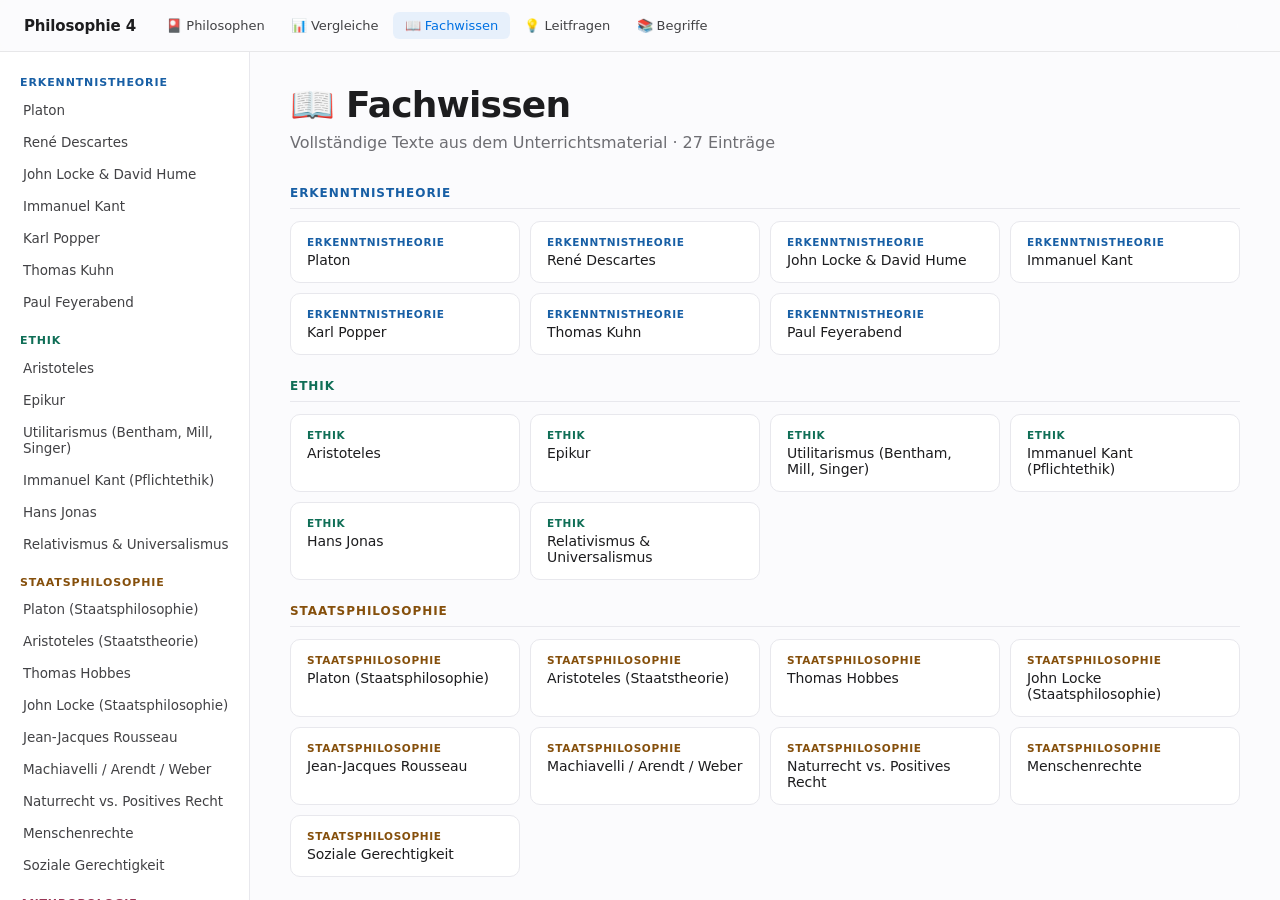
<file: fachwissen.html>
<!DOCTYPE html>
<html lang="de">
<head>
<meta charset="UTF-8">
<meta name="viewport" content="width=device-width,initial-scale=1.0">
<title>Philosophie 4 – Fachwissen</title>
<style>
:root{
  --bg:#fbfbfd; --w:#ffffff; --surface:#f5f5f7;
  --text:#1d1d1f; --text-2:#424245; --muted:#6e6e73; --muted-2:#86868b;
  --br:#d2d2d7; --br-light:#e8e8ed;
  --accent:#0071e3; --accent-hover:#0077ed; --accent-soft:rgba(0,113,227,.08);
  --b:#0071e3; --bm:#0077ed; --bl:#e8f0fe; --ba:#0071e3;
  --r:10px; --rl:16px;
  --font:-apple-system,BlinkMacSystemFont,"SF Pro Display","SF Pro Text","Helvetica Neue",system-ui,sans-serif;
}
*{box-sizing:border-box;margin:0;padding:0;}
body{font-family:var(--font);background:var(--bg);color:var(--text);font-size:15px;
  -webkit-font-smoothing:antialiased;-moz-osx-font-smoothing:grayscale;letter-spacing:-.003em;}

.topnav{position:sticky;top:0;z-index:200;
  background:rgba(251,251,253,.72);
  backdrop-filter:saturate(180%) blur(20px);
  -webkit-backdrop-filter:saturate(180%) blur(20px);
  border-bottom:1px solid rgba(0,0,0,.08);
  display:flex;align-items:center;padding:0 1.5rem;height:52px;gap:.15rem;}
.topnav .brand{color:var(--text);font-weight:600;font-size:15px;margin-right:1rem;
  white-space:nowrap;letter-spacing:-.01em;}
.topnav a{color:var(--text-2);text-decoration:none;font-size:13px;
  padding:6px 12px;border-radius:6px;transition:background .15s,color .15s;
  white-space:nowrap;font-weight:400;}
.topnav a:hover{background:rgba(0,0,0,.06);color:var(--text);}
.topnav a.active{color:var(--accent);font-weight:500;background:var(--accent-soft);}
.topnav .sp{flex:1;}
.topnav .srch{position:relative;width:240px;}
.topnav .srch input{width:100%;padding:7px 12px 7px 30px;
  border:1px solid rgba(0,0,0,.1);border-radius:8px;
  background:rgba(0,0,0,.04);color:var(--text);font-size:13px;
  font-family:inherit;transition:all .15s;}
.topnav .srch input::placeholder{color:var(--muted-2);}
.topnav .srch input:focus{outline:none;background:#fff;
  border-color:var(--accent);box-shadow:0 0 0 4px rgba(0,113,227,.15);}
.topnav .srch .si{position:absolute;left:10px;top:50%;transform:translateY(-50%);
  font-size:12px;opacity:.45;pointer-events:none;}

.fw-layout{display:flex;height:calc(100vh - 52px);}
.fw-sb{width:250px;flex-shrink:0;background:var(--w);
  border-right:1px solid var(--br-light);overflow-y:auto;padding:.5rem 0;}
.fw-sb::-webkit-scrollbar{width:6px;}
.fw-sb::-webkit-scrollbar-thumb{background:rgba(0,0,0,.15);border-radius:3px;}
.fw-cnt{flex:1;overflow-y:auto;padding:2rem 2.5rem;}
.fslbl{font-size:11px;font-weight:600;text-transform:uppercase;letter-spacing:.08em;
  color:var(--muted-2);padding:1rem 1.25rem .3rem;}
.fni{display:flex;align-items:center;gap:8px;padding:8px 1.25rem;font-size:13.5px;
  color:var(--text-2);cursor:pointer;border-left:3px solid transparent;
  transition:background .15s,color .15s;letter-spacing:-.005em;}
.fni:hover{background:var(--surface);color:var(--text);}
.fni.on{background:var(--accent-soft);color:var(--accent);
  border-left-color:var(--accent);font-weight:500;}
.fw-hero{background:transparent;color:var(--text);
  padding:0 0 1.5rem;margin-bottom:.5rem;}
.fw-hero h1{font-size:36px;font-weight:600;margin-bottom:6px;letter-spacing:-.022em;}
.fw-hero p{font-size:16px;color:var(--muted);font-weight:400;line-height:1.4;}
.fw-grid{display:grid;grid-template-columns:repeat(auto-fill,minmax(200px,1fr));
  gap:10px;margin-bottom:1.5rem;}
.fwtile{background:var(--w);border:1px solid var(--br-light);border-radius:var(--r);
  padding:14px 16px;cursor:pointer;transition:all .15s;}
.fwtile:hover{border-color:var(--br);transform:translateY(-1px);
  box-shadow:0 4px 12px rgba(0,0,0,.05);}
.fwtsem{font-size:10.5px;font-weight:600;text-transform:uppercase;
  letter-spacing:.06em;margin-bottom:4px;color:var(--muted);}
.fwtn{font-size:14px;font-weight:500;color:var(--text);letter-spacing:-.005em;}
.ssec{margin-bottom:1.5rem;}
.shdr{font-size:12px;font-weight:600;text-transform:uppercase;letter-spacing:.08em;
  padding:0 0 8px;margin-bottom:.75rem;border-bottom:1px solid var(--br-light) !important;}
.fw-art{max-width:820px;}
.fw-art-hdr{margin-bottom:1.25rem;display:flex;align-items:flex-start;
  justify-content:space-between;gap:1rem;}
.fw-art-hdr h2{font-size:32px;font-weight:600;letter-spacing:-.02em;color:var(--text);
  line-height:1.15;}
.fw-asem{display:inline-block;font-size:11px;font-weight:600;text-transform:uppercase;
  letter-spacing:.06em;padding:4px 10px;border-radius:99px;
  background:var(--surface);color:var(--muted);margin-bottom:1rem;}
.fw-print-btn{padding:8px 18px;background:var(--text);color:#fff;border:none;
  border-radius:99px;cursor:pointer;font-size:13px;font-weight:500;
  flex-shrink:0;font-family:inherit;transition:background .15s;}
.fw-print-btn:hover{background:#000;}
.fw-body{background:var(--w);border:1px solid var(--br-light);border-radius:var(--rl);
  padding:2rem 2.25rem;line-height:1.7;max-height:calc(100vh - 280px);overflow-y:auto;}
.fw-body::-webkit-scrollbar{width:8px;}
.fw-body::-webkit-scrollbar-thumb{background:rgba(0,0,0,.18);border-radius:4px;}
.fw-body h3{font-size:19px;font-weight:600;color:var(--text);margin:1.6rem 0 .5rem;
  border-bottom:1px solid var(--br-light);padding-bottom:.4rem;letter-spacing:-.015em;}
.fw-body h3:first-child{margin-top:0;}
.fw-body h4{font-size:16px;font-weight:600;color:var(--text);margin:1rem 0 .35rem;letter-spacing:-.01em;}
.fw-body p{font-size:15px;color:var(--text-2);margin-bottom:.8rem;}
.fw-body ul{margin:.4rem 0 .8rem 1.4rem;}
.fw-body li{font-size:15px;color:var(--text-2);margin-bottom:.3rem;line-height:1.6;}
.fw-body .arrow{color:var(--accent);font-weight:500;}
.fw-body strong{font-weight:600;color:var(--text);}
.fw-body .zitat{font-style:italic;border-left:3px solid var(--br);padding-left:1rem;
  color:var(--muted);margin:.8rem 0;}
.fw-nav-row{display:flex;gap:8px;margin-top:1rem;flex-wrap:wrap;}
.fw-nb{padding:7px 14px;border:1px solid var(--br-light);background:var(--w);
  border-radius:99px;cursor:pointer;font-size:13px;color:var(--text-2);
  font-family:inherit;transition:all .15s;}
.fw-nb:hover{border-color:var(--br);color:var(--text);background:var(--surface);}
@media print{
  .topnav,.fw-sb,.fw-nav-row,.fw-print-btn{display:none!important;}
  .fw-layout{display:block;}
  .fw-cnt{padding:0;}
  .fw-body{max-height:none;border:none;padding:0;}
  .fw-art{max-width:100%;}
}
</style>
</head>
<body>
<nav class="topnav"><span class="brand">Philosophie 4</span><a href="philosophen.html" class="">🎴 Philosophen</a><a href="vergleiche.html" class="">📊 Vergleiche</a><a href="fachwissen.html" class="active">📖 Fachwissen</a><a href="leitfragen.html" class="">💡 Leitfragen</a><a href="begriffe.html" class="">📚 Begriffe</a><span class="sp"></span></nav>
<div class="fw-layout">
  <nav class="fw-sb" id="fw-sb"></nav>
  <div class="fw-cnt" id="fw-cnt"></div>
</div>
<script>

const FW=[{"id":"platon","name":"Platon","sem":"Erkenntnistheorie","content":"Übersicht Platons Ideenlehre\nMini-Biographie: Platon (427-347 v. Chr.)\nPlaton wurde 427 v. Chr. in Athen in eine wohlhabende und einflussreiche\nFamilie geboren. Ursprünglich sollte er eine politische Laufbahn einschlagen,\ndoch die Hinrichtung seines Lehrers Sokrates (399 v. Chr.) erschütterte ihn\nso sehr, dass er sich endgültig der Philosophie zuwandte.\nNach Reisen nach Süditalien, Sizilien und Ägypten gründete Platon in Athen\ndie Akademie, eine der ersten philosophischen Schulen Europas. Dort\nunterrichtete er jahrzehntelang und prägte Generationen von Denkern,\ndarunter auch seinen berühmtesten Schüler Aristoteles.\nSein Werk umfasst zahlreiche Dialoge, in denen er philosophische Themen in lebendiger\nGesprächsform darstellt. Zentral ist die Ideenlehre: Platon unterscheidet zwischen der\nvergänglichen Sinneswelt und der ewigen, unveränderlichen Welt der Ideen, die allein wahres\nWissen ermöglichen. Das berühmte Höhlengleichnis aus der Politeia veranschaulicht diesen\nAufstieg von der Täuschung zur Wahrheit.\nPlaton war nicht nur Erkenntnistheoretiker, sondern auch einer der ersten Staatstheoretiker. In der\nPoliteia entwarf er das Modell eines idealen Staates, in dem die Herrschaft den Philosophen\nzukommt, weil nur sie das wahre Wissen besitzen. Seine Lehren beeinflussten die gesamte\nabendländische Philosophie, Theologie und politische Theorie.\nPlaton starb 347 v. Chr. in Athen. Er gilt neben Aristoteles als einer der einflussreichsten Denker\nder Antike - seine Ideen von Wahrheit, Gerechtigkeit und Bildung prägen die Philosophie bis heute.\n1. Einführung\nPlaton (428-348 v. Chr.), Schüler des Sokrates und Lehrer des Aristoteles, gehört zu den\nbedeutendsten Philosophen der Antike. Er suchte nach einer Antwort auf die Frage, wie wahres\nWissen möglich ist, wenn unsere Sinne uns doch täuschen können. Seine Lösung ist die Ideenlehre,\ndie zwischen der sinnlich wahrnehmbaren Welt und einer übergeordneten geistigen Welt der Ideen\nunterscheidet.\n2. Begriffe\nIdee (eidos):\n\newige, unveränderliche Urbilder, die den Dingen ihre Gestalt und Bedeutung geben.\nSinnenwelt:\nWelt der vergänglichen, veränderlichen Dinge, die nur unvollkommen an den Ideen teilhaben.\nIdeenwelt:\ngeistige Sphäre der Wahrheit und des Seins, nur durch Denken und Vernunft erkennbar.\nHöhlengleichnis:\nBildhafte Darstellung des Aufstiegs von der Welt der Schatten zur Erkenntnis der Ideen.\nSubjekt-Objekt-Verhältnis\nSubjekt = das erkennende, denkende, handelnde Ich (die Perspektive des Bewusstseins).\nObjekt = das, worauf sich das Denken oder Erkennen richtet (die „Gegenstände“ der Welt).\n• Grundidee\n• Das Subjekt nimmt die Welt nicht passiv wahr, sondern steht immer in einem Verhältnis zum\nObjekt: Es erkennt, interpretiert und bewertet.\n• Das Objekt erscheint also nie „rein“, sondern immer durch die Perspektive des Subjekts.\nDualismus\nDualismus bezeichnet jede philosophische Lehre, die zwei grundlegende und nicht aufeinander\nreduzierbare Prinzipien oder Realitäten anerkennt. Beispiele dafür sind die Unterscheidung\nzwischen Sinnlichem und Intelligiblem, Materie und Geist oder Gut und Böse. Im Gegensatz zum\nMonismus, der von einer Einheit aller Dinge ausgeht, wird der Dualismus oft als problematisch\nangesehen, da er die Beziehung zwischen den Gegensätzen nicht vollständig erklären kann. Ein\nbekanntes Beispiel ist der Dualismus von Seele und Körper bei Descartes, der bis heute in der\nDebatte über das Leib-Seele-Problem eine Rolle spielt.\n3. Zentrale Argumentation\n1. Ausgangspunkt: Misstrauen gegenüber der Sinneswelt\nPlaton beginnt mit einer ziemlich radikalen Beobachtung:\n• Unsere Sinneswahrnehmungen sind unzuverlässig\n• Dinge verändern sich ständig\n• Was heute schön ist, ist morgen meh\n→ Schluss: Die sinnlich erfahrbare Welt kann keine sichere Erkenntnis liefern.\n2. Unterscheidung: Meinung (doxa) vs. Wissen (episteme)\nPlaton trennt knallhart:\n\n• Meinung (doxa)\n→ basiert auf Wahrnehmung\n→ unsicher, wandelbar, subjektiv\n• Wissen (episteme)\n→ basiert auf Vernunft\n→ sicher, notwendig, allgemeingültig\n→ Erkenntnis ist nur das, was nicht täuschen kann.\n3. Die Ideenlehre als Lösung\nJetzt kommt sein großer Move:\n• Hinter den sinnlichen Dingen existieren unveränderliche Ideen (Formen)\n• Beispiele:\n• Viele schöne Dinge → Idee des Schönen\n• Viele gerechte Handlungen → Idee der Gerechtigkeit\nDiese Ideen sind:\n• ewig\n• unveränderlich\n• wirklicher als die sichtbare Welt\n→ Wissen = Erkenntnis der Ideen, nicht der Dinge.\n4. Wie erkennen wir die Ideen? (Anamnesis)\nPlot twist:\nDu lernst nichts Neues. Du erinnerst dich nur.\n• Die Seele hat vor der Geburt die Ideen gesehen\n• Erkenntnis ist Wiedererinnerung (Anamnesis)\n• Lernen = Erinnern durch Denken\n→ Sinneseindrücke sind nur Auslöser, nicht Quelle von Wissen.\n5. Das berühmte Gleichnis (Höhlengleichnis)\nPlaton dachte sich: „Wie erkläre ich das anschaulich?“ → Höhle.\n• Menschen sehen nur Schatten (Sinneswelt)\n• Einer wird befreit und sieht die wahre Welt (Ideen)\n• Rückkehr → niemand glaubt ihm\n→ Botschaft:\n• Die meisten leben in Illusionen\n\n• Erkenntnis ist anstrengend und unbequem\n• Wahrheit liegt jenseits der Sinne\n\nVertiefung: Das Höhlengleichnis\nPlaton entwirft mit seiner Ideenlehre eine der einflussreichsten Erkenntnistheorien der\nPhilosophiegeschichte. Sie prägt das philosophische Denken bis heute und provoziert zugleich\nanhaltende Kritik. Platon stellt seine Erkenntnistheorie anschaulich in drei aufeinanderfolgenden\nGleichnissen dar – Sonnen-, Linien- und Höhlengleichnis –, die er in seinem Hauptwerk Politeia\nentwickelt. Gemeinsam beschreiben sie den Weg der Seele aus der Welt des Scheins hin zur\nwahren Erkenntnis.\nDie vier Stufen der Erkenntnis\nPlaton versteht Erkenntnis als einen Prozess, der in vier Stufen verläuft.\n1. Vermutung (Einbildung)\nAuf der untersten Stufe stehen bloße Schatten und Abbilder. Sie sind besonders täuschungsanfällig\nund liefern keine verlässliche Erkenntnis, da sie nur indirekte Erscheinungen der Wirklichkeit sind.\n2. Meinen oder Glauben\nDurch Sinneswahrnehmung erfassen wir reale Gegenstände der Alltagswelt. Diese Erkenntnis ist\njedoch unsicher, da die sinnlich erfahrbare Welt ständig im Wandel ist und keine Beständigkeit\nbesitzt.\n3. Nachdenken (diskursives Denken)\nMithilfe des Verstandes und logischer Verfahren, etwa der Mathematik, gelangen wir zu stabileren\nEinsichten. Diese Erkenntnisse sind allgemeiner und notwendiger als Sinneswahrnehmungen,\nberuhen jedoch noch auf vorausgesetzten Prinzipien.\n4. Erkennen (Ideenschau)\nAuf der höchsten Stufe erkennt die Seele die Ideen selbst: ewige, unveränderliche und\nallgemeingültige Wahrheiten wie Gerechtigkeit, Gleichheit oder Schönheit.\nDamit ordnet Platon die Sinneswelt dem Bereich des Sichtbaren zu und unterstellt sie einer\nhöheren Ideenwelt, die allein wahres Wissen (episteme) ermöglicht.\nBeispiel zur Veranschaulichung\n• Ich sehe ein Foto eines runden, gelben Gegenstands und halte ihn für den Vollmond.\n→ 1. Stufe: Vermutung\n• Ich halte den runden, gelben Gegenstand in der Hand und erkenne ihn als Ball.\n→ 2. Stufe: Meinen/Glauben\n• Ich berechne die Oberfläche der Kugel mithilfe der Formel O = 4 · π · r², die gleiche Abstände\naller Oberflächenpunkte voraussetzt.\n→ 3. Stufe: Nachdenken\n• Ich erkenne, dass diese Berechnung nur möglich ist, weil es die Idee der Gleichheit gibt, auf der\nmathematische Begriffe beruhen.\n→ 4. Stufe: Erkennen\n\nDer Begriff der Idee und die Ideenwelt\nPlaton versteht „Ideen“ nicht als bloße Gedanken oder Vorstellungen im menschlichen Geist. Für\nihn sind Ideen objektiv existierende Urbilder, die unabhängig vom Menschen bestehen. Sie\nsind nicht räumlich, nicht zeitlich und nicht veränderlich. Die einzelnen Dinge der Sinneswelt sind\nnur unvollkommene Abbilder dieser Ideen.\nDie Ideenwelt ist dabei:\n• übergeordnet gegenüber der Sinneswelt\n• unveränderlich, im Gegensatz zur vergänglichen Erfahrungswelt\n• Maßstab für Erkenntnis und Bewertung"},{"id":"ren__descartes","name":"René Descartes","sem":"Erkenntnistheorie","content":"Überblick - René Descartes\n1. Einführung\nRené Descartes (1596-1650) gilt als Begründer des\nneuzeitlichen Rationalismus. Er wollte ein Fundament\nschaffen, das so sicher ist wie die Mathematik. Dazu\nentwickelte er den methodischen Zweifel: Alles, was\nauch nur den geringsten Anlass zum Zweifel bietet,\nwird infrage gestellt. Nur das, was sich dem Zweifel\nentzieht, kann Grundlage des Wissens sein.\n2. Zentrale Begriffe\nAngeborene Ideen\nDefinition:\nBegriffe, Vorstellungen oder Wahrheiten, von\ndenen angenommen wird, sie könnten durch sinnliche Erfahrungen nicht erworben worden\nsein, weil sie nicht - wie sinnlich erfahrbare Gegenstände - greifbar oder sichtbar sind (z.B.\nmathematische Begriffe oder ethische Werte). Daher müssten solche Ideen zu einer Art\nursprünglicher Ausstattung des menschlichen Geistes gehören. Der Streit um die Existenz\nderartiger Begriffe beherrschte die erkenntnistheoretische Diskussion des 17. und 18. Jh.\nzwischen Rationalismus und Empirismus.\nKontext:\nFür Descartes genügt ein Rückgriff auf Erfahrung, d.h. auf Leistungen der Sinne und auf\nVorstellungen, die aufgrund sinnlicher Eindrücke gebildet wurden, keineswegs, um die\nEntstehung bestimmter Ideen zufrieden stellend zu erklären. Niemals ist z.B. dem Menschen\nals beschränktem, endlichem Wesen die sinnliche Erfahrung einer Unendlichkeit möglich.\nTrotz aller angenommenen Unbegrenztheit des Weltraums sieht jeder Mensch nur eine\nendliche Strecke weit, trotz aller angenommenen Unendlichkeit der Zeit lebt jeder Mensch\nnur eine sehr begrenzte Zeitspanne usw. Deshalb müssen, nach Descartes, Ideen wie die\nUnendlichkeit, Vollkommenheit oder Gott von Anfang an im menschlichen Geist angelegt\nsein. Sie müssen in irgendeiner Weise »angeborene sein.\nDagegen argumentierte John Locke: Wären die fraglichen Ideen tatsächlich »angeboren«, so\nmüssten bereits die kleinsten Kinder ihrer gewiss sein - eine absurde Vorstellung, Also kann\nes angeborene Ideen, die Möglichkeit von erfahrungsunabhängigen Wahrheiten nicht .\nBewusstsein\n\nBewusstsein ist die Fähigkeit, Sinneswahrnehmungen, Gefühle, Gedanken und das eigene\nSelbst wahrzunehmen. Es gibt unterschiedliche Formen von Bewusstsein, wobei das\nSelbstbewusstsein die Aufmerksamkeit auf sich selbst als denkendes Wesen lenkt.\nBöser Dämon (malin génie)\nDer böse Dämon ist eine hypothetische Instanz, die Descartes in seinen Meditationen\neinführt, um die Grenzen menschlicher Gewissheit zu prüfen. Descartes stellt sich vor, ein\nmächtiger Dämon könnte ihn in allen Dingen täuschen – selbst in scheinbar sicheren\nWahrheiten wie Mathematik oder Wahrnehmung. Alles, was wir zu wissen glauben, könnte\nalso eine Illusion sein.\nZweck: Diese radikale Vorstellung dient dazu, alles anzuzweifeln, was nicht absolut sicher\nist. Nur was selbst ein böser Dämon nicht verfälschen könnte, gilt als unerschütterlich wahr\n– etwa die Einsicht „Ich denke, also bin ich“ (cogito ergo sum).\nCogito ergo sum\n„Ich denke, also bin ich“ – ein berühmtes Zitat von René Descartes, das ausdrückt, dass man\nsich seiner eigenen Existenz sicher sein kann, solange man denkt. Selbst wenn alles andere\nangezweifelt wird, bleibt die Tatsache, dass man denkt und somit existiert, unbestreitbar.\nIntuition\nIntuition ist eine unmittelbare Erkenntnis, die nicht durch logisches Denken oder Erfahrung\nvermittelt wird, sondern „plötzlich“ eintritt. Für die moderne Philosophie war besonders\nRené Descartes’ Berufung auf lntuition von nachhaltigem Einfluss. Sein Ego sum, ego existo\n(Ich bin, ich existiere«) ist wohl das bekannteste Beispiel für das, was er eine lntuition nennt.\nWer diesen Gedanken hat, so Descartes, sehe schlagartig und mit höchster Klarheit ein,\ndass er existiert. Dieser Gedanke kann nicht in Zweifel gezogen werden; wir sind, solange\nwir dies denken, gezwungen, das Gedachte für wahr zu halten. Wir sehen in der Helligkeit\ndes natürlichen Lichts (d. h. durch den Verstand allein, dass es so ist, wie wir es denken.\nMethodischer Zweifel\nsystematisches Infragestellen aller Überzeugungen, um Gewissheit zu erreichen.\nSolipsismus:\nSolipsismus kommt vom lateinischen “solus” (allein) und “ipse” (selbst). Es ist eine extreme\nerkenntnistheoretische Ansicht des Subjektivismus. Diese besagt: „Nur ich allein existiere.“\nDas bedeutet, dass nicht nur die Gegenstände der Außenwelt, sondern auch alle anderen\nMenschen und deren Gedanken nur in meinem Bewusstsein existieren.\nDiese extreme Form des Solipsismus entstand erst im 19. Jahrhundert, basiert aber auf\neiner Denkweise, die von Descartes’ „Cogito, ergo sum“ (Ich denke, also bin ich) abgeleitet\n\nist. Hierbei ist das „Ich“ der einzige sichere Ausgangspunkt für Erkenntnis. Descartes’\nMethode des Zweifels führt dazu, dass nur das eigene Bewusstsein als sicher gilt, bevor der\nSchritt zur Außenwelt gemacht wird. Die Kritik am Solipsismus besagt, dass diese Lehre\nnicht als allgemeingültig vertreten werden kann, da sie sich selbst widerspricht.\nZweifel\nZweifel ist das Infragestellen von Überzeugungen, Meinungen oder Wissen. In der\nPhilosophie wird Zweifel oft als Methode verwendet, um zu sicherem Wissen zu gelangen.\nBezieht er sich auf die Erkennbarkeit der subjektunabhängigen Dinge, kann er zum\nKritizismus oder zum Skeptizismus führen. Der radikale, erkenntnistheoretische Zweifel in\nBezug auf die Existenz einer Außenwelt führt zum Solipsismus.\nBei Descartes benutzt einen »fiktiven« Zweifel als methodisches Instrument, um\nherauszufinden, woran mit guten Gründen nicht mehr gezweifelt werden kann (Stichwort:\nCogito, ergo sum).\nHier dient der Zweifel zu seiner eigenen Überwindung und beinhaltet ein »einstweiliges\nDahingestellt-sein-Lassen« des noch nicht hinreichend Geprüften.\n3. Zentrale Positionen\n1. Ziel der Philosophie\nDescartes will ein völlig sicheres Fundament des Wissens schaffen. Philosophie soll so klar und\nbeweisbar werden wie Mathematik. Dazu sucht er eine erste Wahrheit, die selbst durch Täuschung\noder Irrtum nicht angezweifelt werden kann.\n2. Methode des Denkens\nEr entwickelt vier Regeln, um richtig zu denken:\n1. Nur das annehmen, was zweifelsfrei gewiss ist.\n2. Schwierige Fragen in kleine Teile zerlegen.\n3. Vom Einfachen zum Komplexen fortschreiten.\n4. Übersicht und Vollständigkeit im Denken bewahren.\nDiese Regeln sollen verhindern, dass wir vorschnell etwas für wahr halten.\n3. Der methodische Zweifel\nDescartes beginnt mit einem radikalen Zweifel an allem, was er bisher geglaubt hat:\n• Sinneswahrnehmungen können täuschen.\n• Im Traum scheint Wirklichkeit echt, ist aber Illusion.\n• Ein böser Dämon könnte sogar Mathematik und Logik verfälschen.\n→ Ergebnis: Alles ist zweifelhaft, solange eine Täuschung möglich ist.\n\n4. Das Cogito („Ich denke, also bin ich“)\nTrotz aller Zweifel erkennt Descartes eine Wahrheit, die nicht zerstört werden kann: Wenn ich\nzweifle, denke ich – und wenn ich denke, existiere ich.\nDiese Einsicht ist intuitiv sicher, kein logischer Schluss. Das denkendes Ich (res cogitans) ist damit\ndas erste unerschütterliche Fundament allen Wissens.\n5. Kriterium der Wahrheit\nWahr ist nur, was klar und deutlich erkannt wird:\n• Klar: unmittelbar einsichtig im Bewusstsein.\n• Deutlich: präzise und eindeutig vom Anderen unterscheidbar.\nSolche Einsichten entstehen durch Intuition, nicht durch Erfahrung. Auf dieser Grundlage soll alles\nweitere Wissen aufgebaut werden.\n4. Zitat\n• „Ich will alles für falsch annehmen, was ich nur irgendwie bezweifeln kann, damit ich sehe, ob nicht\netwas übrigbleibt, das sich allen Zweifeln entzieht.“\n• „Cogito ergo sum“ (lt. : Ich denke, also bin ich)\n\nVertiefung: Die Argumentation des „Cogito Ergo\nSum“\nZiel von Descartes\nMit René Descartes beginnt die neuzeitliche Philosophie. Er lebte in einer Epoche des Umbruchs:\nDie mittelalterliche Scholastik verlor an Bedeutung, während sich die Naturwissenschaften\ndynamisch entwickelten. Descartes war überzeugt, dass die Philosophie ein neues Fundament\nschaffen müsse, das allen Wissenschaften Sicherheit verleiht. Philosophie sollte nicht länger\nunsichere Spekulation bleiben, sondern das Grundgebäude der Wissenschaft werden - so wie die\nMathematik mit ihren klaren Beweisen als Vorbild dienen konnte.\nSein Ziel war es, ein System zu schaffen, das auf unerschütterlichen Wahrheiten beruht. Alle\nWissenschaften sollten von einem ersten, sicheren Prinzip ausgehen, das jedem Zweifel standhält.\nNur so, glaubte Descartes, könne ein beständiges Gebäude des Wissens entstehen.\nDie vier Regeln der Methode\nUm diesen Anspruch zu verwirklichen, formulierte Descartes vier Regeln, die sein Denken leiten\nsollten:\n1. Nur das annehmen, was gewiss ist: Als wahr gilt nur, was jedem Zweifel standhält.\n2. Komplexes in Einfaches zerlegen: Probleme werden in kleine Teile zerlegt, damit sie\nleichter lösbar sind.\n3. Vom Einfachen zum Schwierigen voranschreiten: Erkenntnis wird systematisch\naufgebaut, Schritt für Schritt.\n4. Vollständigkeit und Übersichtlichkeit: Der Denkprozess soll nichts Wesentliches\nübersehen und klar strukturiert sein.\nRadikaler Zweifel als Weg zu unverrückbarer Erkenntnis\nDescartes wendet seine Regeln nun auf ein zentrales Problem der Erkenntnistheorie an. Er ist\nüberzeugt, dass vieles, was wir für selbstverständlich und wahr halten, in Wirklichkeit zweifelhaft ist.\nDeshalb müsse man - so Descartes - „einmal im Leben alles von Grund auf umstürzen und ganz\nneu anfangen“. Sein Ziel ist es, eine erste, unbezweifelbare Wahrheit zu finden, auf der sich alles\nweitere Wissen sicher aufbauen lässt. Gesucht ist also eine unbezweifelbare, absolut\nsichere erste Aussage, auf deren Basis sich dann alles weitere Wissen ebenso sicher aufbauen\nlässt.\n\nSchrittweiser Zweifel an Wahrnehmung und Gewissheiten\nIn Anwendung der ersten Regel (s. oben) zweifelt er nun schrittweise an allem, was\nüblicherweise für wahr gehalten wird:\n1.Schritt: Zweifelhaft erscheint die Wahrheit der sinnlichen\nWahrnehmungen. Nicht nur, weil unsere Sinne uns ohnehin täuschen\nkönnen (s. oben), sondern auch, weil es vielleicht nur Träume sind, die uns\nscheinbare Wahrnehmungen vorgaukeln und wir kein verlässliches Maß\nhaben, um Traum und Wirklichkeit eindeutig zu unterscheiden.\n2.Schritt: Zweifelhaft sind selbst alle denkbaren Inhalte von Träumen oder\nsinnlicher Wahrnehmung, da ich mir vielleicht nur einbilde, Sinnesorgane zu\nhaben, und tatsächlich alles, was zur Außenwelt gehört, in Wirklichkeit\nnur Phantasiegebilde sind. Letztlich habe ich keine Möglichkeit, zweifelsfrei\nfestzustellen, ob mein Geist mir nicht alles Körperliche nur vormacht.\n3.Schritt: Aber ist nicht wenigstens unbezweifelbar, was ohnehin\nunabhängig von der äußeren Wirklichkeit gilt? „Denn ob ich schlafe oder\nwache: Zwei und drei geben zusammen fünf.“ Selbst die Mathematik, die als\nsicher gilt, zieht er in Zweifel. Er stellt sich einen „bösen Dämon“ (malin\ngénie) vor - ein übermächtiges Wesen, das ihn ständig täuscht. Dieser\nDämon könnte ihm vorgaukeln, dass selbst offensichtliche Wahrheiten wie\n„2 + 3 = 5“ stimmen, obwohl sie in Wirklichkeit falsch sind.\nDamit wird klar: Nichts ist sicher, solange die Möglichkeit einer totalen Täuschung nicht\nausgeschlossen ist. Erst wenn etwas gefunden wird, das selbst dieser radikale Zweifel nicht\nerschüttern kann, ist ein unbezweifelbares Fundament erreicht\nDas Cogito: Die unbezweifelbare Basis des Denkens\nDescartes stößt nun auf eine Wahrheit, die er nicht in Frage stellen kann. Während der\nInhalt meines Denkens immer falsch sein kann, ist die Tatsache, dass ich denke, nicht ungültig.\nIndem er zweifelt, kann Descartes nicht bezweifeln, dass er zweifelt. Der Versuch,\nden Zweifel anzuzweifeln, erweist sich somit als unmöglich, da der Zweifel auf einer höheren Ebene\nfortbesteht (\"am Zweifel zweifeln\" heißt immer noch zweifeln). Was aber unzweifelhaft ist, ist\nsicher.\nNach Descartes ist der Zweifel eine Art des Denkens (zweifeln = denken). Außerdem impliziert die\nExistenz des Zweifels und des Denkens die Existenz des Subjekts, des \"Ichs\", der Substanz, die\n\nzweifelt und denkt. Auf diese Weise gelangt Descartes zu seiner ersten sicheren Wahrheit (= erstes\nklares Prinzip ist unterscheidbar):\nCogito (ergo) sum→Ich denke (also) bin ich.\n„Ich denke, also bin ich“ („cogito ergo sum\"), so formuliert Descartes diese\nerste unbestreitbare Wahrheit und erklärt sie zu einer angeborenen Idee.\n⚠ Achtung: Das \"also\" ist keine logische Schlussfolgerung, denn die Entdeckung des denkenden\nIchs als \"denkendes Ding\" ist kein Akt der Deduktion, sondern ein Akt der Intuition. Das Cogito ist\neine klare und deutliche Wahrheit und manifestiert sich intuitiv.\n❌ „Ich dachte, also bin ich“ - das ist kein notwendig wahrer Satz, denn nur im\nunmittelbaren Vollzug des Denkens kann ich mir meiner Existenz gewiss sein.\n❌ „René denkt, also ist er\" - auch das ist keine erlaubte Prämisse, denn über die Existenz\nanderer kann ich nichts wissen.\n❌ „Ich atme, also bin ich“ auch dieser Schluss ist nicht erlaubt, denn er setzt bereits die\nExistenz eines Körpers voraus,\n❌ „Ich denke nicht, also bin ich auch nicht\" ist aucb nicht möglich, da sie zu einem\nSelbstwiderspruch führt: Auch wer denkt, er denkt nicht, denkt.\nWohl aber kann das Denken in verschiedenen Formen auftreten, das denkende Ding“ ist eines, das\n„zweifelt, einsieht, bejaht, verneint, will, nicht will, das auch vorstellt und empfindet\"\nDas Cogito stellt sich als eine absolut sichere Wahrheit dar. In der Tat ist es so\noffensichtlich, dass es nicht angezweifelt werden kann. Der Zweifel hat uns\nalso eine Realität aufgezeigt, die nicht beseitigt werden kann: das zweifelnde\nDenken.\nDas Cogito als unerschütterliche Grundlage der Erkenntnis\nNachdem Descartes die Selbstgewissheit im Denken als Grundlage des Wissens aufgedeckt hat,\nversucht er dieses Wissen systematisch zu erweitern und dabei Irrtümer zu vermeiden. Es gibt für\nihn zwei Kennzeichen, die eine sichere Erkenntnis auszeichnen: Klarheit und Deutlichkeit\n• „Klar\" ist eine Erkenntnis, wenn sie sich unmittelbar in meinem Bewusstsein zeigt und ich sie\ndort als direkt gegeben (evident) wahrnehme.\n• Sie ist außerdem „deutlich\", wenn sie begrifflich präzise beschreibbar ist."},{"id":"john_locke___david_hume","name":"John Locke & David Hume","sem":"Erkenntnistheorie","content":"Übersicht Empirismus\n1. Einführung\nDer Empirismus ist eine erkenntnistheoretische Strömung der Neuzeit, die alle Erkenntnis aus der\nErfahrung ableitet. Im Gegensatz zum Rationalismus, der die Vernunft in den Mittelpunkt stellt,\nbetonen Empiristen die Rolle der Sinneswahrnehmung. Der Geist gleicht zu Beginn einem\nunbeschriebenen Blatt (tabula rasa), das erst durch Eindrücke und Erfahrungen gefüllt wird.\nZentrale Vertreter sind John Locke und David Hume. Locke begründet den Empirismus\nsystematisch, während Hume ihn radikalisiert, indem er auch die scheinbare Gewissheit von\nNaturgesetzen infrage stellt.\n2. Zentrale Begriffe\nEmpirisch\nEtwas ist empirisch, wenn es auf Erfahrung beruht. Ein empirisches Urteil ist eine Aussage,\ndie auf Beobachtungen oder Experimenten basiert. Beispiele sind Naturgesetze, die durch\nwissenschaftliche Experimente bestätigt werden.\nEmpirismus\nDer Empirismus ist die philosophische Lehre, dass alle Erkenntnis aus der Erfahrung\nstammt. Für die Empiristen ist die einzige Quelle der Erkenntnis die Erfahrung; sie wenden\nsich gegen die vom Rationalismus vertretene Vorstellung, man könne nur durch die Vernunft\nzu Erkenntnissen kommen. Ausgangspunkt aller Erkenntnis ist für den Empirismus die\nWahrnehmung der Außenwelt durch die Sinne und die Selbstwahrnehmung des Geistes;\ndurch Kombination der einzelnen Wahrnehmungen entsteht unser Bild der Welt.\nInduktion / Deduktion\nInduktion\nDefinition:\nBei der Induktion wird von Einzelfällen auf allgemeine Regeln geschlossen. Wenn man\nbeispielsweise beobachtet, dass mehrere Menschen sterblich sind, schließt man daraus, dass\nalle Menschen sterblich sind.\nEinzelfall: Sokrates, Platon und Kant sind Menschen.\nErgebnis: Sokrates, Platon und Kant sind gestorben.\nDaraus abgeleitete Regel: Alle Menschen sind sterblich.\nErfahrung → Theorie\nDeduktion\n\nDefinition:\nDie Deduktion geht den umgekehrten Weg: Man schließt von einer allgemeinen Regel auf\neinen konkreten Fall. Wenn die Regel lautet, dass alle Menschen sterblich sind, folgt daraus,\ndass ein bestimmter Mensch, wie Sokrates, ebenfalls sterblich ist.\nRegel: Alle Menschen sind sterblich.\nEinzelfall: Sokrates ist ein Mensch.\nErgebnis: Sokrates ist sterblich.\nTheorie → Erfahrung\nSensation/Reflection\nSensation: Empfindung (Sinneswahrnehmung): elementare Rohdaten, das durch eine\nphysiologische Erregung (Veränderung eines äußeren oder inneren Sinnes) hervorgerufen\nwird und das die Grundlage und notwendige Bedingung jeder Wahrnehmung ist\nReflection = Selbstwahrnehmung: Rückbesinnung des Denkens auf sich selbst,\ninsbesondere um weitere Analysen zu entwickeln.\nBei Locke\n• ist die Empfindung (Sensation) die erste Quelle unserer Ideen.\n• Der Geist nimmt diese durch die Empfindung gewonnenen Ideen nicht nur passiv auf,\nsondern die Operationen des Geistes (Denken, Zweifeln, Glauben, Argumentieren, Wollen\nusw.) nehmen sie zum Gegenstand. Dadurch entstehen neue Ideen, und der Ursprung\ndieser Ideen ist nicht mehr die Empfindung, sondern die Reflexion.\n• Reflexion ist die Erkenntnis, die die Seele aus ihren verschiedenen Vorgängen gewinnt und\ndurch die der Verstand Ideen bildet\nTabula Rasa\nTabula Rasa bedeutet „unbeschriebenes Blatt“ und beschreibt die Idee von John Locke, dass\nder menschliche Geist bei der Geburt leer ist und erst durch Erfahrungen geformt wird. Im\nGegensatz dazu steht die Vorstellung angeborener Ideen.\n3. Zentrale Positionen\nJohn Locke (1632–1704) – Empirismus und Tabula rasa\nZentrale Idee\n• Der menschliche Geist ist bei der Geburt eine tabula rasa („unbeschriebene Tafel“).\n• Alle Erkenntnis entsteht durch Erfahrung – es gibt keine angeborenen Ideen.\n• Erkenntnisquellen\n\n• Sensation: äußere Sinneserfahrung (z. B. Sehen, Hören, Fühlen).\n• Reflexion: innere Erfahrung geistiger Vorgänge (z. B. Denken, Erinnern, Vergleichen).\n→ Beides liefert das Rohmaterial des Denkens.\nArten von Ideen\n• Einfache Ideen: unmittelbare Sinneseindrücke (z. B. „rot“, „kalt“); passiv aufgenommen.\n• Komplexe Ideen: aktiv vom Verstand gebildet durch\n• Kombination (z. B. Apfel = Farbe + Form + Geschmack)\n• Vergleich/Relation (z. B. Vater–Sohn, Ursache–Wirkung)\n• Abstraktion (z. B. Idee „Tier“ statt einzelnes Tier).\nGrenzen der Erkenntnis\n• Sinneserkenntnis ist momentan und unsicher.\n• Sichere Erkenntnis gibt es nur durch\n- Intuition (unmittelbare Einsicht)\n- Demonstration (logisches Beweisen).\nPrimäre und sekundäre Eigenschaften\n• Primäre Eigenschaften: objektiv, unabhängig vom Beobachter (z. B. Ausdehnung, Gestalt).\n• Sekundäre Eigenschaften: subjektiv, abhängig von der Wahrnehmung (z. B. Farbe, Geschmack).\n→ Die Welt an sich besitzt nur primäre Eigenschaften; Sinneseindrücke können täuschen.\nDavid Hume (1711–1776) – Radikaler Empirismus und Skeptizismus\nZentrale Idee\n• Alles Wissen beruht auf Wahrnehmungen (Perceptions):\n• Impressions: lebendige Sinneseindrücke.\n• Ideas: abgeschwächte Abbilder dieser Eindrücke im Geist.\n→ Der Geist ist nicht schöpferisch, sondern arbeitet nur mit dem Material der Erfahrung.\nBildung von Ideen\n• Einfache Ideen: direkt aus Eindrücken.\n• Komplexe Ideen: durch\n- Kombination (z. B. „goldener Berg“)\n- Assoziation (Verknüpfung durch Ähnlichkeit, Nähe oder Gewohnheit).\n• → Selbst die Idee Gottes entsteht durch Steigerung erfahrener Eigenschaften (Weisheit, Güte,\nMacht).\nKritik an der Kausalität\n• Wir beobachten nur, dass Ereignisse aufeinander folgen, nicht dass sie notwendig verknüpft sind.\n\n• Der Glaube an Kausalität beruht auf Gewohnheit, nicht auf Vernunft.\n→ Beispiel: Wir erwarten, dass Feuer Wärme verursacht – rational beweisen lässt sich das nicht.\nProblem der Induktion\n• Wir schließen ständig von Vergangenem auf Zukünftiges (z. B. „Sonne geht morgen auf“).\n• Dieser Schluss ist nicht logisch begründbar, sondern beruht auf psychologischer Erwartung.\n→ Naturgesetze sind Gewohnheiten, keine notwendigen Wahrheiten.\nBedeutung\n• Hume führt den Empirismus an seine Grenze:\n• Alles Wissen ist unsicher und relativ.\n• Metaphysische Begriffe (Substanz, Selbst, Gott) sind nicht erfahrbar.\n→ Er bereitet damit den Weg für Kants Kritizismus, der die Bedingungen der Erkenntnis selbst\nuntersucht.\n4. Beispiel / Zitat\n„Nihil est in intellectu, quod non fuerit in sensu.“ - „Nichts ist im Verstand, was nicht vorher in den\nSinnen war.“ (Locke, Essay concerning Human Understanding)\n„Alle unsere Überzeugung von Ursache und Wirkung entspringt aus der Gewohnheit.“ (Hume,\nEnquiry Concerning Human Understanding)\n\nVertiefung: John Locke und die Tabula rasa\nJohn Locke (1632-1704) gilt als einer der bedeutendsten Vertreter des Empirismus. In seinem\nHauptwerk Versuch über den menschlichen Verstand (1690) wendet er sich entschieden gegen die\nvon Descartes angenommene Existenz angeborener Ideen. Der menschliche Geist sei bei der\nGeburt völlig leer - wie eine „tabula rasa“ (unbeschriebene Tafel). Alle Erkenntnis entsteht allein\ndurch Erfahrung.\nTatsächlich gelangten wir ausschließlich über unsere Sinne zu Erkenntnissen, nichts sei in unserem\nVerstand, das nicht zuvor in den Sinnen war („nihil est in intellectu quod non antea fuerit in sensu\").\nDie einzigen Erkenntnisquellen sind also die Sinnesdaten und ihre Verarbeitung im Verstand.\nAls Beispiel führt Locke einen Blinden an, der Kugeln und Würfel nur durch Ertasten unterschieden\nkann. Könnte er plötzlich sehen, so Locke, würde er Kugel und Würfel nicht durch reines\nBetrachten unterscheiden können - er braucht die sinnliche Erfahrung des Tastens, um die Formen\nrichtig erfassen zu können. Die Erfahrung speist den Verstand mit Vorstellungen (ideas).\nErkenntnisquellen: Sensation und Reflexion\nLocke unterscheidet zwei Zugänge zur Erfahrung:\n• Sensation: Sinneserfahrungen der äußeren Welt, z. B. Farben sehen oder Wärme fühlen.\n• Reflexion: Innere Wahrnehmung geistiger Vorgänge, z. B. Erinnern, Vergleichen oder Wollen.\nBeides zusammen liefert die „Bausteine“ unseres Denkens.\nEinfache und komplexe Ideen\nLocke spricht von Ideen (ideas), den Inhalten unseres Denkens.\n• Einfache Ideen: entstehen passiv durch unmittelbare Erfahrung, etwa „rot“, „kalt“ oder\n„hart“. Diese Grundbausteine kann der Verstand nicht verändern.\n• Komplexe Ideen: entstehen aktiv durch die Verarbeitung einfacher Ideen. Locke\nbeschreibt drei Hauptmechanismen:\n1. Kombination: Verknüpfung verschiedener einfacher Ideen, z. B. ein Apfel = Farbe\n+ Form + Geschmack.\n2. Vergleich/Relation: Erkennen von Beziehungen zwischen Ideen, z. B. Vater-Sohn\noder Ursache-Wirkung.\n3. Abstraktion: Absehen von Einzeldingen, um allgemeine Begriffe zu bilden, z. B. die\nIdee „Tier“ statt Hund, Katze, Pferd.\n• Darüber hinaus gibt es Modi: Diese komplexen Ideen entstehen, wenn einfache Ideen\nkombiniert werden, um spezifische Eigenschaften oder Zustände zu beschreiben, wie z. B.\nBewegung, Zahl oder Schönheit.\n\nLockes Theorie betont, dass der menschliche Verstand keine angeborenen Ideen besitzt,\nsondern dass alle komplexen Ideen auf den Erfahrungen der äußeren\nSinneswahrnehmung und der inneren Reflexion basieren.\nDie einfachen Ideen werden früh erworben, ein ,innerer Sinn’ \" bildet sich erst später - oder nie.\nJedenfalls sind diese geistigen Fähigkeiten keinesfalls, wie Descartes behauptete, angeboren,\nvielmehr erfordern sie ein hohes Maße an Überlegung und aufmerksamer Selbstbetrachtung\ngeistiger Verarbeitung.\nGrenzen der Sinneserkenntnis\nLocke räumt ein, dass Sinneserfahrungen nur eingeschränktes Wissen liefern: Ich weiß zwar, dass ich\njetzt einen Apfel sehe - aber ob dieser Apfel in einer Minute noch existiert, ist ungewiss. Solche\nsensitive Erkenntnis hat nur momentane Gültigkeit.\nHöhere Gewissheit erlangen wir durch:\n• Demonstrative Erkenntnis: logisches Kombinieren und Beweisen (z. B. Mathematik).\n• Intuitive Erkenntnis: unmittelbare Einsicht, z. B. dass „weiß nicht schwarz ist“ oder „3 größer ist\nals 2“. Diese ist die klarste und sicherste Form des Wissens.\nDescartes und Locke – Rationalismus vs. Empirismus\nJohn Locke positioniert sich bewusst gegen den Rationalismus von René Descartes. Während\nDescartes davon ausgeht, dass es angeborene Ideen gibt, die dem Menschen unabhängig von\nErfahrung zur Verfügung stehen (z. B. mathematische Wahrheiten oder die Idee Gottes), bestreitet\nLocke diese Annahme entschieden.\nDescartes argumentiert, dass sich sicheres Wissen nur durch das Denken selbst gewinnen lässt.\nSinneserfahrungen gelten ihm als unsicher und täuschungsanfällig. Der berühmte Satz „Ich denke,\n\nalso bin ich“ markiert den Ausgangspunkt seines Rationalismus: Gewissheit entsteht durch klare\nund deutliche Einsichten der Vernunft.\nLocke dagegen kehrt diese Perspektive um. Für ihn ist der menschliche Geist bei der Geburt eine\ntabula rasa, eine unbeschriebene Tafel. Es gibt keine angeborenen Ideen, keine vorgefertigten\nBegriffe und keine eingebauten Wahrheiten. Alles Wissen stammt aus Erfahrung – entweder aus der\näußeren Sinneswahrnehmung (Sensation) oder aus der inneren Beobachtung geistiger Vorgänge\n(Reflexion).\nWährend Descartes also fragt:\nWas kann ich unabhängig von Erfahrung mit absoluter Gewissheit erkennen?\nfragt Locke:\nWie kommt überhaupt irgendein Inhalt in unseren Verstand?\nDer Gegensatz lässt sich zuspitzen:\n• Descartes:\nVernunft vor Erfahrung\n→ Erkenntnis beginnt im Denken\n→ Angeborene Ideen sind notwendig\n• Locke:\nErfahrung vor Vernunft\n→ Erkenntnis beginnt mit den Sinnen\n→ Der Verstand verarbeitet, was Erfahrung liefert\nLockes Empirismus ist damit nicht nur eine erkenntnistheoretische Alternative, sondern auch eine"},{"id":"immanuel_kant","name":"Immanuel Kant","sem":"Erkenntnistheorie","content":"Übersicht: Kant und der Kritizismus\n1. Einführung\nImmanuel Kant (1724-1804) gilt als einer der bedeutendsten Philosophen der Neuzeit. Mit seiner\n„kopernikanischen Wende“ in der Philosophie versuchte er, den Streit zwischen Rationalismus\n(Vernunft als Quelle des Wissens) und Empirismus (Erfahrung als Grundlage) zu überwinden. Sein\nAnsatz wird Kritizismus genannt, weil er die Bedingungen und Grenzen der menschlichen\nErkenntnis „kritisch“ untersuchen wollte.\nKants Kernidee: Wir erkennen die Welt nicht, wie sie „an sich“ ist, sondern so, wie sie uns durch\nunsere eigenen Denkstrukturen erscheint.\n2. Zentrale Begriffe\nA priori:\n• Von vornherein, unter Absehung von aller Erfahrung, auch: rein.\n• Erkenntnisse, welche von der Erfahrung unabhängig sind\n• Erkenntnis aus Vernunft\n• Kant: Erkenntnisse (wie Intuition, Konzepte, Urteile), welche von der Erfahrung unabhängig\nsind\n• Descartes: angeborene Ideen sind eine Form apriorischer Ideen\nDing an sich\nEin zentraler Begriff in Kants Philosophie. Das Ding an sich bezeichnet die Wirklichkeit, wie\nsie unabhängig von unserer Wahrnehmung existiert. Menschen können diese Wirklichkeit\nnie direkt erkennen, da ihre Wahrnehmung immer durch die Sinne und den Verstand\n„verformt“ wird. Was wir wahrnehmen, ist die Erscheinung des Dings an sich, nicht das Ding\nselbst.\nErscheinung:\nWirklichkeit, wie sie uns in Raum und Zeit gegeben ist.\nAnschauungsformen:\nRaum und Zeit als vorgegebene Strukturen, durch die wir alles wahrnehmen.\nKategorien des Verstandes\nGrundbegriffe (z. B. Kausalität), mit denen der Verstand Erfahrungen ordnet.\nKopernikanische Wende:\n\nKennzeichnung für grundlegende Veränderungen des neuzeitlichen Denkens\n• Bei Kant: zentrale Forderung nicht nur unsere Gedanken den Gegenständen,\nsondern diese unserem Erkenntnisvermögen anzupassen.\nAnalytisches Urteil:\n• Ein zergliederndes Urteil, das allgemein und notwendig gilt (Beispiel: Der Schimmel ist ein\nweißes Pferd). Das Prädikat is im Subjekt bereits enthalten.\n• Urteile, deren Wahrheit nur aufgrund von definitorischen und logischen Vereinbarungen\nfeststeht (z. B. jede gerade Zahl ist durch 2 teilbar)\nSynthetisches Urteil :\nEin erweiterndes Urteil, das auf unterschiedlicher Erfahrung beruht (Beispiel: Herr Müller\nist Beamter).\nKritizismus:\nVon Kant geprägter Terminus, bei dem es im weiten Sinne darum geht, die bis dahin in der\nPhilosophie nicht unüblichen Extrempositionen zu vermeiden\n• Er wollte nicht dem Dogmatismus verfallen und unkritische, spekulative Systeme\nerrichten, er wollte aber auch nicht die Position einen (radikalen) Skeptizismus\neinnehmen.\n• Bei Kant: Der Erkenntnisgegenstand wird unter der Leitung der Vernunft aus\nElementen, wie Raum, Zeit, Sinneswahrnehmungen und den isolierten, ordnenden,\nstrukturierenden Fähigkeiten des Verstandes zusammengesetzt.\n3. Zentrale Positionen\nZentrale Idee\n• Wir erkennen die Welt nicht, wie sie an sich ist, sondern nur so, wie sie unser\nErkenntnisvermögen (Sinnlichkeit & Verstand) sie strukturieren kann.\n• Erkenntnis entsteht durch die Verbindung von Anschauung (Sinnlichkeit) und Begriffen (Verstand).\n• Diese Position vermittelt zwischen Rationalismus und Empirismus.\nErkenntnisquellen\n1. Sinnlichkeit – das Empirische\n• Liefert Anschauungen, d. h. Rohdaten der Erfahrung.\n• Diese Anschauungen stehen immer unter den apriorischen Formen Raum und Zeit.\n2. Verstand – das Ordnende\n• Verfügt über Kategorien (z. B. Kausalität, Substanz, Notwendigkeit).\n\n• Strukturieren und vereinheitlichen die Eindrücke zu einer erkennbaren Welt.\n→ Erkenntnis entsteht nur, wenn Sinnlichkeit und Verstand zusammenwirken.\n„Anschauungen ohne Begriffe sind blind, Begriffe ohne Anschauungen sind leer.“\nRaum und Zeit\n• Apriorische Formen der Anschauung: nicht aus Erfahrung gelernt, sondern Bedingung aller\nErfahrung.\n• Eigenschaften: a priori – notwendig – universal.\n• Folge: Alles, was erscheint, erscheint notwendig in Raum und Zeit.\nDie Kategorien des Verstandes\n• Apriorische Ordnungsbegriffe, durch die der Verstand Erfahrung notwendig strukturiert.\n• Beispielhafte Kategorien:\n- Kausalität (Ursache–Wirkung)\n- Substanz (Ding, das bleibt)\n- Möglichkeit, Notwendigkeit, Realität\n• Ohne Kategorien keine Einheit der Erfahrung, keine Naturgesetze, keine Wissenschaft.\nSynthetische Urteile a priori\n• Kants Schlüsselidee: Wissenschaft ist möglich, weil es Urteile gibt, die\n- notwendig und allgemein gültig (a priori)\n- und zugleich erkenntniserweiternd (synthetisch) sind.\n• Beispiele:\n- „Alles, was geschieht, hat eine Ursache.“\n- „Die Gerade ist die kürzeste Verbindung zwischen zwei Punkten.“\n- Begründung: Diese Sätze gelten, weil der Verstand die Welt notwendig nach seinen Strukturen\nordnet.\nErscheinung und Ding an sich\n• Erscheinung: die Welt, wie sie durch Raum, Zeit und Kategorien geformt ist.\n• Ding an sich: die Welt, wie sie unabhängig von uns existiert – unerkennbar für den Menschen.\n→ Wir können über die Welt denken, aber nur das Erscheinen erkennen.\nGrenzen der Erkenntnis\n• Wissen reicht nur bis zu den Erscheinungen.\n• Fragen nach Gott, Seele und Welt im Ganzen können nicht wissenschaftlich beantwortet werden.\n• Die Vernunft erzeugt hier nur regulative Ideen (Gott, Freiheit, Unsterblichkeit), die Orientierung\ngeben, aber kein Wissen liefern.\nKants Position im Erkenntnisstreit\n\n• Empirismus: „Alles Wissen beginnt mit der Erfahrung.“ (zustimmend)\n• Rationalismus: „Notwendige Strukturen stammen aus der Vernunft.“ (zustimmend)\n→ Synthese: Erkenntnis entsteht nur durch Sinnlichkeit + Verstand.\nDies nennt Kant seinen Kritizismus.\n4. Beispiel / Zitat\n„Anschauungen ohne Begriffe sind blind, Begriffe ohne Anschauungen sind leer.“ - Kant, Kritik der\nreinen Vernunft\n5. Kritik & Diskussion\nKants Kritizismus gilt als eine der größten Leistungen der Philosophiegeschichte. Er verbindet zwei\nzuvor gegensätzliche Strömungen:\n• Vom Empirismus übernimmt er die Einsicht, dass ohne Sinneserfahrung kein Wissen möglich\nist.\n• Vom Rationalismus übernimmt er die Überzeugung, dass der Verstand eigene Strukturen\nmitbringt, die Erfahrung ordnen.\nSeine positive Leistung besteht darin, dass er Erkenntnis als ein Zusammenspiel von\nSinnlichkeit und Verstand beschreibt. Damit erklärt er zugleich, warum Erfahrung notwendig,\naber nicht hinreichend ist, um Wissen zu begründen. Durch die Einführung von Raum, Zeit und\nKategorien als Denkstrukturen schafft er eine neue Grundlage für Wissenschaft und Philosophie.\nProblematisch bleibt allerdings sein Begriff des Ding an sich: Wenn wir es niemals erkennen\nkönnen, wie können wir dann überhaupt sinnvoll davon sprechen? Zudem gilt Kants Theorie als\nschwer zugänglich, weil sie abstrakte Begriffe und komplexe Systematik verwendet.\nDennoch: Kant zeigt eindrücklich, dass Erkenntnis nicht einfach eine Abbildung der Wirklichkeit ist,\nsondern immer auch das Ergebnis unserer eigenen Denkformen - eine Einsicht, die moderne\nWissenschafts- und Erkenntnistheorien bis heute prägt.\n\nVertiefung: Immanuel Kant und der Kritizismus\n1. Ausgangspunkt: Die Krise der Erkenntnistheorie\nImmanuel Kant (1724-1804) wollte die erkenntnistheoretische Sackgasse überwinden, in die\nRationalismus und Empirismus geraten waren. Beide standen sich unvereinbar gegenüber:\n• Der Rationalismus vertraut der Vernunft; unterschätzt die Erfahrung.\n• Der Empirismus vertraut der Vernunft; unterschätzt die Erfahrung.\nKants Ziel war es, beide Perspektiven zu verbinden und der Philosophie eine sichere Grundlage zu\ngeben. Seinen Ansatz nennt er Kritizismus.\n2. Die Krise der herkömmlichen Metaphysik\nDie traditionelle Metaphysik stellte die „großen Fragen“ nach Gott, Seele und Welt, versuchte sie\njedoch allein durch reine Begriffsanalyse zu beantworten. Nach Kant führt dieses Vorgehen in\nunvermeidliche Widersprüche, die er Antinomien nennt.\nBeispiel:\n• Thesis: Die Welt hat einen Anfang.\n• Antithesis: Die Welt ist unendlich.\nBeide lassen sich „vernünftig“ begründen – und widersprechen sich.\nAußerdem erfüllt die Metaphysik nicht die Kriterien der Wissenschaftlichkeit, die Kant bei anderen\nWissenschaften sieht (Physik, Mathematik):\n• Sie macht keinen Fortschritt, sondern wirft immer wieder dieselben Fragen auf.\n• Sie bringt keine Einhelligkeit, sondern bleibt ein Kampfplatz der Meinungen. Die Metaphysik\ngleicht einem Kampfplatz, auf dem noch kein dauerhafter Sieg errungen wurde. Ihr Vorgehen ist\nnicht wissenschaftlich, sondern es läuft auf ein bloßes “Herumtappen” hinaus → (Alle streiten\nnur)\nSoll Metaphysik eine Wissenschaft werden, muss sie neu begründet werden.\n3. Warum ist Metaphysik für Kant so wichtig?\nFür Kant ist Metaphysik das „älteste Geschäft der Vernunft“.\nSie untersucht nicht empirische Inhalte, sondern die Grenzen und Bedingungen unseres Wissens.\nBevor wir beantworten können, ob es Gott, Seele oder eine Welt im Ganzen gibt,\nmüssen wir fragen:\n\n• „Wie ist Erkenntnis überhaupt möglich?“\nMetaphysik wird bei Kant zu einer Erkenntniskritik: Sie prüft, was wir wissen können – und was\nnicht. Metaphysik bedeutet bei Kant also: Untersuchung der Bedingungen und Grenzen der\nErkenntnis.\nDarum ist sie für ihn unverzichtbar: Sie prüft, was wir überhaupt wissen können - und was nicht\n4. Antinomien der reinen Vernunft\nKant zeigt, dass die traditionelle Metaphysik in Widersprüche gerät, sobald sie über das Erfahrbare\nhinausgeht. Diese Widersprüche nennt er Antinomien.\nBeispiel:\n1. These: Die Welt hat einen Anfang in der Zeit.\n2. Antithese: Die Welt ist unendlich und hatte keinen Anfang.\nBeide Aussagen lassen sich scheinbar vernünftig begründen - und widersprechen sich doch.\n5. Die Umänderung der Denkart in den Wissenschaften - Die\nkopernikanische Wende\nKant beobachtet, dass auch andere Wissenschaften wie\nMathematik und Physik lange Zeit unsicher und spekulativ waren.\nErst durch eine Revolution der Denkart wurden sie zu echten\nWissenschaften:\n• Mathematik: Statt Begriffe nur zu analysieren, begann man,\nFiguren zu konstruieren (z. B. in der Geometrie), und so zu\nsicheren Beweisen zu gelangen.\n• Physik: Naturforscher wie Galilei oder Newton fragten die\nNatur nicht mehr passiv ab, sondern stellten Experimente an. Sie\nentwarfen Hypothesen und zwangen die Natur, auf ihre Fragen zu\nantworten.\nIn beiden Fällen machte der Mensch den Schritt vom passiven Beobachter zum aktiven Gestalter\nder Erkenntnis. In beiden Fällen ist Erkenntnis nicht passiv, sondern aktiv.\nKopernikus als Beispiel\nKant vergleicht seine Philosophie mit der Revolution des Astronomen Nikolaus Kopernikus.\n\n• Vor Kopernikus dachte man: Die Sonne kreist um die Erde. Als die Beobachtungen damit\nnicht übereinstimmten, blieb das Weltbild voller Widersprüche.\n• Kopernikus’ Lösung: Nicht die Sonne bewegt sich um die Erde, sondern die Erde bewegt\nsich um die Sonne. → Die Perspektive wurde umgekehrt.\nGenau so verfährt Kant in der Erkenntnistheorie:\n• Vor Kant nahm man an: Unsere Erkenntnis muss sich nach den Dingen richten. → Ergebnis:\nWidersprüche zwischen Rationalismus und Empirismus, Unsicherheit in der Metaphysik.\n• Kants Lösung: Nicht die Erkenntnis passt sich den Dingen an, sondern die Dinge erscheinen\nuns nur so, wie sie durch unsere Erkenntnisformen (Raum, Zeit, Kategorien) geordnet werden. →\nDie Perspektive wird umgekehrt.\nKants Wendung\nBisher dachte man:\nUnsere Erkenntnis richtet sich nach den Dingen.\nKants Umkehrung:\nDie Dinge erscheinen uns nur so, wie unser Erkenntnisvermögen sie strukturieren kann.\nDamit verschiebt er den Fokus vom Objekt zum Subjekt.\nVergleichspunkt: Sowohl Kopernikus als auch Kant lösen eine Krise, indem sie den Blickwinkel\nradikal ändern. Bei Kopernikus betrifft es die Stellung von Erde und Sonne, bei Kant das Verhältnis\nvon Erkennen und Erkanntem.\n\n6. Die Reform des epistemologischen Prinzips\nKant spricht von einer „Umänderung der Denkart“, die er mit einer Revolution vergleicht. Damit\nwill er zeigen, warum sowohl Empirismus als auch Rationalismus gescheitert sind:\n• Die Empiristen (z. B. Locke, Hume) betonten, dass alle Erkenntnis aus der Erfahrung\nkommt. Der Mensch ist passiv - er nimmt Eindrücke auf. Problem: Auf dieser Grundlage lassen\nsich keine allgemeinen und notwendigen Sätze (a priori) über die Welt aufstellen.\n• Die Rationalisten (z. B. Descartes) suchten Sicherheit in reinen Begriffen. Doch ihre\nUrteile sind nur analytisch - sie erklären, was schon im Begriff enthalten ist (z. B. „Ein Dreieck hat\ndrei Seiten“). Solche Urteile erweitern unser Wissen nicht.\nKants Lösung: Wir müssen die Erkenntnis selbst untersuchen, nicht die Dinge\nan sich.\nNicht die Dinge bestimmen unsere Erkenntnis, sondern unsere Erkenntnisformen bestimmen, wie\nuns die Dinge erscheinen. Wir sollen also nicht den Gegenstand in den Mittelpunkt der\napriorischen Untersuchung setzen, was ohnehin zum Scheitern verurteilt ist, sondern die\nErkenntnis selbst in den Mittelpunkt rücken. Die Erkenntnis können wir nämlich sehr wohl a\npriori im Hinblick auf die Bedingung ihrer Möglichkeit untersuchen.\nDinge erscheinen uns so, wie sie durch unsere Erkenntnisformen geordnet\nwerden.\nDies bedeutet, dass der Erkenntnisgegenstand (oder die Erscheinung, wie Kant sagt) den\nStrukturen des erkennenden Subjektes unterliegt. Das erkennende Subjekt prägt dem\nGegenstand seine Denkstrukturen ein. Unter dieser Voraussetzung lässt sich\ndie Möglichkeit synthetischer Sätze a priori sehr wohl erklären: Falls die Natur sich\nnach unseren Denkstrukturen richtet, brauchen wir die Erfahrung nicht abzuwarten, um\nallgemeingültige Sätze über die Natur aufzustellen: Wenn unser Verstand den Dingen seine eigenen\nStrukturen (z. B. Raum, Zeit, Kausalität) gibt, dann erscheinen uns die Dinge notwendig nach diesen\nStrukturen.\nBeispiel:\n• Wir denken alle Ereignisse in der Zeitfolge „Ursache → Wirkung“.\n• Deshalb können wir vor jeder Erfahrung sagen: „Alles, was geschieht, hat eine Ursache.“\nDas ist möglich, weil die Ordnung nicht von den Dingen selbst kommt, sondern von unserem\nErkenntnisvermögen. So lassen sich synthetische Urteile a priori erklären: Sie gelten allgemein und\nnotwendig, weil sie aus unseren Denkstrukturen stammen - nicht aus zufälligen Beobachtungen.\n\n7. Die Bedeutung synthetischer Urteile a priori\nKant will zeigen, wie wissenschaftliche Sätze möglich sind. Solche Sätze müssen mehr leisten\nals bloße Wiederholungen. Sie sollen:\n• allgemeingültig und notwendig sein (a priori),\n• und gleichzeitig unser Wissen erweitern (synthetisch).\nEr unterscheidet:\na) Analytische Sätze\nBeim analytischen Satz ist das Prädikat (Eigenschaft) im Subjekt bereits enthalten. Es wird durch\nZergliederung (Analyse) des Subjekts gefunden.\nBeispiele:\nDas Dreieck hat drei Ecken.\nDie Sphäre ist rund.\nJunggeselle ist unverheiratet.\nDas Quadrat hat vier Seiten.\nb) Synthetische Sätze\nBeim synthetischen Satz wird dem Subjekt ein Prädikat zugefügt, das nicht in ihm enthalten ist"},{"id":"karl_popper","name":"Karl Popper","sem":"Erkenntnistheorie","content":"Übersicht - Wissenschaftstheorie\n1. Einführung\nDie Wissenschaftstheorie untersucht, wie Wissenschaft funktioniert, wie sie zu Erkenntnissen\ngelangt und wodurch sie sich von Pseudowissenschaft unterscheidet. Seit der Neuzeit versuchen\nPhilosophen, Kriterien für sicheres Wissen zu finden und die Methoden der Wissenschaft zu\nreflektieren.\nZentrale Fragen sind:\n• Wie entsteht neues Wissen?\n• Welche Methoden sind legitim?\n• Gibt es einen festen Fortschritt in der Wissenschaft - oder nur wechselnde Theorien?\n2. Zentrale Begriffe\n1. Wissenschaft – was ist das überhaupt?\nWissenschaft\n= systematischer Versuch, Wirklichkeit methodisch, begründet und nachprüfbar zu erklären.\nAbgrenzung:\n• nicht bloß Meinung\n• nicht Glaube\n• nicht Alltagswissen\n2. Erkenntnis & Wahrheit\n\nErkenntnis\n= begründetes Wissen über Zusammenhänge der Wirklichkeit.\nWahrheit\n= Übereinstimmung einer Aussage mit der Wirklichkeit\n(→ in der Wissenschaft meist: vorläufig, revidierbar).\nObjektivität\n= Unabhängigkeit von persönlichen Meinungen, Interessen oder Gefühlen.\n3. Hypothese – Theorie – Gesetz\nHypothese\n= überprüfbare Vermutung über einen Zusammenhang.\n➡ noch nicht bewiesen\nTheorie\n= systematisches Erklärungsmodell, das viele Hypothesen ordnet und stützt.\nEine Theorie ist keine bloße Vermutung, sondern gut begründetes Wissen.\nNaturgesetz\n= regelmäßig bestätigte Beschreibung eines Zusammenhangs\n➡ beschreibt was passiert, nicht warum.\n4. Methode & Begründung\nMethode\n= geregeltes Vorgehen zur Erkenntnisgewinnung\n(z. B. Experiment, Beobachtung, Messung, Statistik).\nEmpirie\n= Wissen aus Erfahrung, Beobachtung und Experiment.\nRationalität\n= logisches, nachvollziehbares Denken.\nBegründung / Rechtfertigung\n= Angabe von Gründen, warum eine Aussage gelten soll.\n5. Überprüfbarkeit & Kritik\n\nFalsifizierbarkeit (Popper)\n= Eine wissenschaftliche Aussage muss prinzipiell widerlegbar sein.\nReproduzierbarkeit\n= Ergebnisse müssen von anderen unter gleichen Bedingungen überprüfbar sein.\nKritikfähigkeit\n= Wissenschaft lebt von Zweifel, Diskussion und Korrektur.\n5. Fortschritt & Wandel\nParadigma (Kuhn)\n= gemeinsames Denk- und Forschungsmodell einer Wissenschaft.\nParadigmenwechsel\n= grundlegender Wandel des wissenschaftlichen Weltbildes.\nFortschritt\n= Zunahme von Erklärungskraft, Genauigkeit oder Problemlösungsfähigkeit\n(nicht zwingend „Annäherung an die absolute Wahrheit“).\n7. Grenzen der Wissenschaft\nGeltungsbereich\n= Bereich, für den eine Theorie gültig ist.\nVorläufigkeit\n= Wissenschaftliches Wissen ist immer prinzipiell korrigierbar.\nNicht-Wissenschaft\n= Aussagen, die nicht überprüfbar oder falsifizierbar sind\n(z. B. reine Glaubenssätze, Metaphysik, Ideologie).\n6. Abgrenzungsbegriffe\nPseudowissenschaft\n= tritt wissenschaftlich auf, erfüllt aber zentrale Kriterien nicht\n(z. B. keine Falsifizierbarkeit, selektive Beweise).\nIdeologie\n= festes Weltbild, das nicht offen für Kritik oder Revision ist.\n7. Induktion & Deduktion\n\nZwei grundlegende Denkwege der Wissenschaft\n1. Induktion – vom Besonderen zum Allgemeinen\nInduktion\n= Schluss vom Einzelnen auf eine allgemeine Regel.\nBeispiel\n• Ich beobachte viele Metalle.\n• Alle dehnen sich bei Wärme aus.\n• Induktiver Schluss:\n→ Metalle dehnen sich bei Wärme aus.\nBedeutung für Wissenschaft\nGrundlage von:\n• Beobachtung\n• Experiment\n• Statistik\nLiefert:\n• Hypothesen\n• Gesetzesannahmen\n⚠ Wichtig: Induktion liefert Wahrscheinlichkeit, keine absolute\nGewissheit.\n2. Das Induktionsproblem\nNur weil etwas bisher immer so war, muss es morgen nicht auch so sein.\nInduktive Schlüsse sind:\n• plausibel\n• praktisch unverzichtbar\n• logisch nicht zwingend beweisbar\nDas erklärt, warum wissenschaftliches Wissen immer vorläufig bleibt.\n3. Deduktion – vom Allgemeinen zum Besonderen\nDeduktion\n= Schluss von einer allgemeinen Regel auf einen konkreten Einzelfall.\nBeispiel\n• Theorie: Alle Metalle dehnen sich bei Wärme aus.\n\n• Einzelfall: Eisen ist ein Metall.\n• Deduktiver Schluss:\n→ Eisen dehnt sich bei Wärme aus.\nBedeutung für Wissenschaft\nGrundlage von:\n• Vorhersagen\n• Tests\n• Falsifikation\n→ Deduktion prüft Theorien.\n\nVertiefung: Was unterscheidet Wissenschaft von\nPseudowissenschaften (z. B. Astrologie)? Und was\nhaben sie gemeinsam?\n1. Gemeinsamkeiten – warum wirkt Pseudowissenschaft\nüberzeugend?\nWissenschaft und Pseudowissenschaft …\nstellen Erklärungsansprüche\n• Beide wollen die Welt erklären\n• Beide beantworten Fragen wie:\n• Warum passiert etwas?\n• Was bedeutet das für mich?\nbenutzen Begriffe und Modelle\n• Beide arbeiten mit:\n• Fachbegriffen\n• Theorien\n• Systemen und Mustern\nAstrologie spricht z. B. von Planeteneinflüssen, Häusern, Konstellationen – das klingt\nwissenschaftlich.\ngeben Orientierung und Sicherheit\n• Sie helfen, Unsicherheit zu reduzieren\n• Sie versprechen:\n- Vorhersagen\n- Erklärungen\n- Sinnzusammenhänge\nHaben eine lange Tradition\n• blicken auf lange historische Entwicklungen zurück\n• haben sich über Jahrhunderte hinweg ausdifferenziert\n• waren historisch oft nicht klar getrennt\n(z. B. Astronomie 㲗 Astrologie in der Antike)\n\nViele Pseudowissenschaften waren früher ernsthafte Erklärungsversuche, bevor moderne\nwissenschaftliche Methoden entwickelt wurden.\nBeide verfügen über eine eigene Fachsprache:"},{"id":"thomas_kuhn","name":"Thomas Kuhn","sem":"Erkenntnistheorie","content":"Methodenpluralismus (Paul Feyerabend)\nPaul Feyerabend ging noch einen Schritt weiter. In seinem provokanten Motto „Anything goes“\nerklärte er, dass es keine allgemeingültige Methode für Wissenschaft gebe. Gerade Methodenvielfalt\nund Regelbrüche hätten in der Geschichte Fortschritt ermöglicht.\nZugleich kritisierte er den starken Wissenschaftsglauben in der Gesellschaft. Er sah\ndarin eine Form von Autoritätsgläubigkeit: Wissenschaft erscheine oft als einzig legitime\nStimme, während andere Sichtweisen ausgegrenzt werden. Für Feyerabend kann Wissenschaft auch\nals Herrschaftsinstrument wirken.\n\nSeine Forderung: mehr Pluralismus, ethische Verantwortung und demokratische\nKontrolle im Umgang mit Wissenschaft. Damit betonte er die kreative, aber auch politische\nDimension der Forschung - riskierte jedoch, die Grenze zwischen Wissenschaft und Beliebigkeit zu\nverwischen.\nKritik und Diskussion\nDie Wissenschaftstheorie zeigt:\n• Positiv: Sie macht bewusst, dass Wissenschaft ein besonderes, methodisch kontrolliertes, aber\nnicht unfehlbares Wissen ist. Sie schärft unsere Fähigkeit, Wissenschaft von Meinung oder\nPseudowissenschaft zu unterscheiden.\n• Kritisch: Unterschiedliche Modelle (Induktion, Falsifikation, Paradigmenwechsel, Pluralismus)\nzeigen, dass es kein einheitliches Bild von Wissenschaft gibt. Wissenschaft ist nicht nur Logik,\nsondern auch eine soziale und historische Praxis.\nGerade heute ist diese Einsicht wichtig: In Zeiten von Fake News und gezielten Lügenkampagnen\nwird die Glaubwürdigkeit der Wissenschaft immer wieder in Frage gestellt. In den USA etwa ist mit\nRobert F. Kennedy Jr. ein Politiker mit impfkritischen und wissenschaftsfeindlichen Positionen zum\nGesundheitsminister ernannt worden. Solche Entwicklungen zeigen, wie entscheidend es ist,\nwissenschaftliche Methoden zu verstehen und zwischen geprüften Erkenntnissen und bloßen\nMeinungen unterscheiden zu können.\nBedeutung\nDie Wissenschaftstheorie macht klar: Wissenschaft ist kein absoluter Besitz von Wahrheit, sondern\nein offener Prozess. Sie ist fehleranfällig, aber gerade durch Kritik, Revision und Paradigmenwechsel\nlernfähig. Deshalb bleibt sie die verlässlichste Form des Wissens, die wir haben - und ihre kritische\nReflexion ist heute wichtiger denn je.\n\nKarl Popper und der\nFalsifikationismus\nKarl Popper wurde 1902 in Wien geboren. Er wuchs in einem\nbürgerlich-intellektuellen Umfeld auf und studierte Mathematik, Physik\nund Philosophie. Schon früh beschäftigte er sich mit den Grundlagen\nder Wissenschaft und entwickelte eine kritische Haltung gegenüber\ndem damals verbreiteten Positivismus, der Wissen allein aus\nBeobachtung und Induktion ableitete.\n1934 veröffentlichte Popper sein Hauptwerk Logik der Forschung.\nDarin formulierte er den Falsifikationismus: Wissenschaftliche\nTheorien können nie endgültig bewiesen werden, sondern bleiben\nimmer vorläufig. Sie gelten nur so lange, bis ein Gegenbeispiel sie\nwiderlegt. Damit setzte er einen klaren Gegensatz zu Induktion und zur Vorstellung absoluter\nSicherheit in den Wissenschaften.\nAufgrund seiner jüdischen Herkunft musste Popper 1937 vor den Nationalsozialisten nach\nNeuseeland emigrieren, später lehrte er in London an der London School of Economics. Neben\nseinen erkenntnistheoretischen Arbeiten verfasste er auch bedeutende Schriften zur Politischen\nPhilosophie, darunter Die offene Gesellschaft und ihre Feinde (1945), in der er totalitäre Systeme\nscharf kritisierte und für eine liberale, demokratische Ordnung eintrat.\nPopper blieb zeitlebens ein Vertreter des kritischen Rationalismus: Wissen entsteht nicht durch\nabsolute Gewissheiten, sondern durch kritische Prüfung, Irrtum und Korrektur. Er starb 1994 in\nLondon und gilt bis heute als einer der einflussreichsten Philosophen des 20. Jahrhunderts.\nÜbersicht: Karl Popper und der Falsifikationismus\n1. Einführung\nKarl Popper (1902-1994) gilt als einer der einflussreichsten Wissenschaftstheoretiker des 20.\nJahrhunderts. Mit seinem Falsifikationismus wollte er das Problem der Induktion (Hume)\nüberwinden und ein klares Kriterium dafür liefern, was Wissenschaft von Pseudowissenschaft\nunterscheidet.\n\n2. Zentrale Begriffe\nFalsifikation\nEine Theorie ist nur dann wissenschaftlich, wenn man sich grundsätzlich eine Beobachtung oder ein\nExperiment vorstellen kann, das sie widerlegt.\nNicht Bestätigung, sondern Widerlegbarkeit ist das entscheidende Kriterium für Wissenschaft.\nBeispiel:\n„Alle Schwäne sind weiß.“ – Ein schwarzer Schwan würde die Theorie widerlegen.\nBewährung\nTheorien können viele Tests bestehen und sich bewähren, aber sie sind niemals endgültig wahr.\nBewährung bedeutet vorläufige Geltung, keine absolute Sicherheit.\nBeispiel:\nDie Newtonsche Physik war lange bewährt, wurde aber später teilweise korrigiert.\nTheoriegetränktheit der Beobachtung\nBeobachtungen sind nie neutral.\nWir sehen die Welt immer im Licht von Vorwissen, Erwartungen und Theorien.\nFakten entstehen daher nicht ohne Interpretation.\nKritischer Rationalismus\nWissen entsteht durch Hypothesen, die kritisch geprüft und gegebenenfalls verworfen werden.\nFortschritt entsteht durch Fehlersuche, nicht durch das Ansammeln von Sicherheiten.\n3. Zentrale Positionen\n1. Wissenschaft durch Widerlegbarkeit\nTheorien sind nur dann wissenschaftlich, wenn sie falsifizierbar sind.\nNicht die Bestätigung, sondern die Möglichkeit der Widerlegung unterscheidet Wissenschaft von\nPseudowissenschaft.\n2. Vorläufigkeit allen Wissens\nWissenschaftliches Wissen ist nie endgültig wahr, sondern immer vorläufig.\nTheorien können sich bewähren, bleiben aber grundsätzlich korrigierbar.\n⸻\n3. Erkenntnis durch Kritik\n\nErkenntnis entsteht durch kritisches Prüfen, nicht durch bloßes Sammeln von Beobachtungen.\nFortschritt beruht auf der systematischen Suche nach Fehlern.\n4. Hypothesen vor Beobachtungen\nBeobachtungen sind immer theoriegeleitet.\nDeshalb beginnt Wissenschaft mit Hypothesen, nicht mit neutralen Fakten.\n5. Ablehnung der Induktion\nAus vielen Beobachtungen lassen sich keine sicheren allgemeinen Gesetze ableiten.\nInduktion liefert keine Gewissheit, sondern nur Vermutungen.\n4. Beispiel / Zitat\n„Die Wissenschaft baut nicht auf Felsengrund. Es ist eher ein Sumpfland, über dem sich die kühne\nKonstruktion ihrer Theorien erhebt.“ - Karl Popper\n\nVertiefung: Poppers Falsifikationstheorie\nDie Erkenntnistheorie von Karl Popper setzt bei einem zentralen Problem der Wissenschaft an:\ndem Induktionsproblem. Popper wendet sich gegen die klassische Vorstellung, wissenschaftliche\nTheorien könnten durch eine große Zahl übereinstimmender Beobachtungen endgültig bestätigt\nwerden. Keine noch so hohe Anzahl positiver Fälle kann garantieren, dass eine allgemeine Aussage\nwahr ist. Auch tausend weiße Schwäne beweisen nicht, dass alle Schwäne weiß sind; ein einziger\nschwarzer Schwan genügt, um die Aussage zu widerlegen.\nAus diesem Grund lehnt Popper den Induktivismus ab. Wissenschaftliche Theorien können nicht\nverifiziert, sondern nur falsifiziert werden. Sie gelten immer nur vorläufig, solange sie kritische Tests\nüberstehen.\nFalsifikation als Kriterium der Wissenschaftlichkeit\nPopper schlägt vor, Wissenschaft nicht über Bestätigung, sondern über Widerlegbarkeit zu\ndefinieren. Eine Theorie ist genau dann wissenschaftlich, wenn man sich prinzipiell Beobachtungen\noder Experimente vorstellen kann, die sie widerlegen würden.\nDabei gilt:\n• Wissenschaft prüft nicht die Wahrheit, sondern die Falschheit von Theorien.\n• Gute Theorien machen klare, riskante Vorhersagen.\n• Bestehen sie diese Tests, sind sie nicht wahr, sondern lediglich bewährt.\nDieses Kriterium erlaubt zugleich eine Abgrenzung von Wissenschaft und Pseudowissenschaft.\nAussagen, die mit jeder möglichen Beobachtung vereinbar sind und sich jeder Widerlegung\nentziehen, gelten bei Popper als unwissenschaftlich.\nTheoriegeleitete Beobachtung\nEin weiterer Grundgedanke Poppers ist, dass es keine neutralen Beobachtungen gibt. Jede\nBeobachtung ist bereits von theoretischen Annahmen, Begriffen und Erwartungen geprägt.\nWissenschaft beginnt daher nicht mit „reinen Fakten“, sondern mit Hypothesen, die an der\nErfahrung geprüft werden.\nPopper beschreibt die Erkenntnisbasis der Wissenschaft deshalb nicht als festes Fundament,\nsondern als ein unsicheres „Sumpfland“, über dem Theorien errichtet werden. Erkenntnis bleibt\ngrundsätzlich fehlbar.\nMethodologisches Programm der Wissenschaft\n\nAus dem Falsifikationsprinzip entwickelt Popper ein methodologisches Leitbild wissenschaftlichen\nArbeitens:\n• Gebot der Kühnheit\nTheorien sollen riskant sein und viel erklären wollen.\n• Gebot der Strenge\nTheorien sollen harten, möglichst widerlegenden Tests ausgesetzt werden.\n• Verbot der Immunisierung\nZusätzliche Annahmen dürfen nicht nur dazu dienen, eine Theorie vor Widerlegung zu retten, ohne\nneue überprüfbare Vorhersagen zu liefern.\n• Intersubjektivität\nWissenschaftliche Aussagen müssen öffentlich prüfbar, nachvollziehbar und reproduzierbar sein.\nWissenschaftliche Rationalität zeigt sich damit nicht im Festhalten an Theorien, sondern in der\nBereitschaft, sie der Kritik auszusetzen.\nFalsifikation in der wissenschaftlichen Praxis\nEin klassisches Beispiel ist der Gegensatz zwischen Newtons Mechanik und Einsteins\nRelativitätstheorie. Newtons Gesetze erklärten lange Zeit erfolgreich viele Phänomene. Einsteins\nTheorie machte jedoch neue, riskante Vorhersagen, etwa die Ablenkung von Licht durch\nGravitation. Die Bestätigung dieser Vorhersage zeigte die Grenzen der Newtonschen Theorie, ohne\nihre praktische Anwendbarkeit im Alltag aufzuheben.\nDieses Beispiel verdeutlicht Poppers Fortschrittsverständnis:\nWissenschaft schreitet voran, indem Theorien durch bessere ersetzt werden – nicht durch\nendgültige Wahrheiten, sondern durch größere Erklärungskraft und strengere Prüfbarkeit.\n\nKonsequenzen: Erkenntnis als offener Prozess\nAus der Falsifikationstheorie ergeben sich zentrale erkenntnistheoretische Konsequenzen:\n• Vorläufigkeit des Wissens\nAlle Theorien bleiben prinzipiell korrigierbar.\n• Fortschritt durch Kritik\nWissenschaft entwickelt sich durch Widerlegung und Verbesserung, nicht durch Anhäufung\ngesicherter Wahrheiten.\n• Kritischer Rationalismus"},{"id":"paul_feyerabend","name":"Paul Feyerabend","sem":"Erkenntnistheorie","content":"Übersicht: Thomas Kuhn - Paradigmen und\nwissenschaftliche Revolutionen\n1. Einführung\nThomas S. Kuhn (1922–1996) war ein US-amerikanischer Wissenschaftshistoriker und\nWissenschaftsphilosoph. In seinem einflussreichen Werk The Structure of Scientific Revolutions\n\n(1962) stellte er die verbreitete Vorstellung infrage, wissenschaftlicher Fortschritt verlaufe stetig\nund kumulativ.\nKuhn argumentiert, dass Wissenschaft sich überwiegend innerhalb stabiler Denkrahmen vollzieht\nund nur gelegentlich durch wissenschaftliche Revolutionen grundlegend verändert wird. Diese\nUmbrüche bezeichnet er als Paradigmenwechsel. Wissenschaftlicher Fortschritt ist nach Kuhn\ndaher nicht linear, sondern von Phasen der Stabilität und des radikalen Umbruchs geprägt.\n2. Zentrale Begriffe\nParadigma:\nEin gemeinsamer theoretischer und methodischer Rahmen einer wissenschaftlichen Gemeinschaft.\nEr bestimmt,\n• welche Fragen als sinnvoll gelten,\n• welche Methoden legitim sind,\n• welche Erklärungen akzeptiert werden.\nNormalwissenschaft:\nForschung innerhalb eines etablierten Paradigmas. Ziel ist nicht grundlegende Kritik, sondern das\nLösen von „Rätseln“ nach festgelegten Regeln.\nAnomalie\nBeobachtung oder Experimentergebnis, das sich nicht zufriedenstellend in das bestehende\nParadigma einordnen lässt.\nKrise\nPhase, in der sich Anomalien häufen und das Vertrauen in das bestehende Paradigma erschüttert\nwird.\nParadigmenwechsel:\nRevolutionärer Umbruch, bei dem ein altes Paradigma durch ein neues ersetzt wird\n(z. B. Übergang vom geozentrischen zum heliozentrischen Weltbild).\nInkommensurabilität\nUnterschiedliche Paradigmen sind nicht direkt vergleichbar, da sie\n• unterschiedliche Begriffe verwenden,\n• andere Probleme formulieren,\n• unterschiedliche Bewertungskriterien haben.\n\n3. Zentrale Positionen\n1. Wissenschaft im Rahmen von Paradigmen\nWissenschaft findet nicht im luftleeren Raum statt, sondern immer innerhalb eines Paradigmas.\nDieses bestimmt, welche Fragen gestellt werden, welche Methoden gelten und was als gültige\nLösung anerkannt wird.\n2. Normalwissenschaft statt Dauerkrise\nDer Großteil wissenschaftlicher Arbeit ist Normalwissenschaft.\nForschende hinterfragen das Paradigma nicht, sondern lösen Probleme innerhalb seiner Regeln.\n3. Anomalien als Auslöser von Krisen\nBeobachtungen, die nicht ins Paradigma passen, heißen Anomalien.\nEinzelne Anomalien werden toleriert, ihre Häufung führt jedoch zu einer Krise des bestehenden\nParadigmas.\n4. Wissenschaftlicher Fortschritt durch Revolutionen\nWissenschaftlicher Fortschritt verläuft nicht kontinuierlich, sondern in revolutionären Umbrüchen.\nIn Paradigmenwechseln wird ein altes Denkmodell durch ein neues ersetzt.\n5. Inkommensurabilität der Paradigmen\nAlte und neue Paradigmen sind nicht vollständig vergleichbar.\nSie verwenden unterschiedliche Begriffe, Fragestellungen und Bewertungskriterien.\n6. Relativierung des Wahrheitsbegriffs\nNeue Paradigmen sind nicht einfach „wahrer“ als alte.\nFortschritt besteht darin, neue Probleme lösen zu können, nicht darin, einer objektiven\nEndwahrheit näherzukommen.\n4. Beispiel / Zitat\nBeispiel: Der Wechsel vom geozentrischen Weltbild (Erde im Zentrum) zum heliozentrischen\nWeltbild (Sonne im Zentrum). Beide Paradigmen boten in sich schlüssige Erklärungen, aber sie\nwaren inkommensurabel - sie stellten andere Fragen und nutzten andere Begriffe.\n„Wissenschaftliche Revolutionen sind jene nicht kumulativen Entwicklungsepisoden, in denen ein älteres\nParadigma ganz oder teilweise durch ein neues ersetzt wird.“ (The Structure of Scientific Revolutions,\n1962)\n\nVertiefung: Thomas Kuhn - Paradigmen und\nwissenschaftliche Revolutionen\n1. Einleitung: Wissenschaft als dynamischer Prozess\nNach Thomas S. Kuhn arbeiten Wissenschaftler nicht permanent an neuen Grundlagen, sondern\nbewegen sich über lange Zeiträume innerhalb eines stabilen theoretischen Rahmens, eines\nParadigmas. Erst wenn sich innerhalb dieses Rahmens ungelöste Probleme häufen, kommt es zu\neiner wissenschaftlichen Revolution, in deren Verlauf das bestehende Paradigma durch ein neues\nersetzt wird.\nKuhns Theorie des Paradigmenwechsels gehört zu den einflussreichsten Ansätzen der\nWissenschaftsphilosophie. In seinem Werk Die Struktur wissenschaftlicher Revolutionen (1962)\nbeschreibt er wissenschaftliche Erkenntnis nicht als linearen Fortschritt, sondern als einen Prozess\ntiefgreifender Umbrüche. Ein Paradigmenwechsel bezeichnet dabei eine grundlegende Veränderung\nim Verständnis von Wissenschaft selbst.\n2. Paradigma: Das Fundament der Wissenschaft\nEin Paradigma ist nach Kuhn ein gemeinsames Weltbild, das von einer wissenschaftlichen\nGemeinschaft zu einem bestimmten Zeitpunkt geteilt wird. Es umfasst\n• grundlegende Theorien,\n• anerkannte Methoden,\n• zentrale Fragestellungen\n• sowie Standards dafür, was als gültige Erklärung gilt.\nEin Paradigma legt fest,\n• welche Fragen überhaupt als relevant gelten,\n• welche Methoden als wissenschaftlich zulässig sind,\n• und in welcher Form Antworten erwartet werden.\nBeispiel: Das newtonsche Weltbild bildete über Jahrhunderte das dominante Paradigma der\nPhysik und bestimmte, wie Bewegung, Raum und Zeit verstanden wurden.\n3. Phasen wissenschaftlicher Entwicklung\nKuhn unterscheidet mehrere typische Phasen im wissenschaftlichen Entwicklungsprozess:\n1. Normalwissenschaft\nIn der Phase der Normalwissenschaft arbeiten Forschende vollständig innerhalb eines Paradigmas.\n\nZiel ist das „Puzzle-Lösen“: offene Fragen werden mithilfe der anerkannten Regeln und Methoden\nbearbeitet.\nDas Paradigma selbst wird dabei nicht infrage gestellt.\n2. Anomalien\nMit der Zeit treten Beobachtungen oder experimentelle Ergebnisse auf, die nicht zum bestehenden\nParadigma passen.\nZunächst gelten diese als Randphänomene, Messfehler oder Sonderfälle und gefährden das\nParadigma noch nicht.\n3. Krise (außerordentliche Wissenschaft)\nHäufen sich Anomalien, gerät das Vertrauen in das Paradigma ins Wanken.\nZentrale Annahmen verlieren ihre Erklärungskraft, und Forschende beginnen, nach alternativen\nDeutungen zu suchen.\n4. Paradigmenwechsel\nIn der Krisenphase kann ein neues Paradigma entstehen, das die bisherigen Probleme besser\nerklärt. Wird es von der wissenschaftlichen Gemeinschaft akzeptiert, ersetzt es das alte Paradigma\nvollständig. Dies stellt eine revolutionäre Veränderung des wissenschaftlichen Weltbildes dar.\n\n5. Neue Normalwissenschaft\nDas neue Paradigma etabliert sich als Standard. Forschung findet nun wieder im Modus der\nNormalwissenschaft statt, bis der Zyklus von Neuem beginnt.\n4. Konsequenzen eines Paradigmenwechsels\n• Ein Paradigmenwechsel ist nicht kumulativ, also keine schrittweise Erweiterung bestehenden\nWissens. Das neue Paradigma ersetzt das alte, anstatt es lediglich zu ergänzen.\n• Zudem sind alte und neue Paradigmen häufig inkommensurabel. Das bedeutet, sie beruhen\nauf unterschiedlichen Grundannahmen und verwenden unterschiedliche Begriffe und\nBewertungskriterien. In diesem Sinn „sprechen“ sie gewissermaßen verschiedene\nwissenschaftliche Sprachen.\n• Wissenschaftlicher Fortschritt ist nach Kuhn daher kein gleichmäßiger Weg zur Wahrheit. Er\nverläuft in Brüchen und Umbrüchen: Phasen stabiler Normalwissenschaft wechseln sich mit\nKrisen und wissenschaftlichen Revolutionen ab.\n5. Beispiele für Paradigmenwechsel\n• Kopernikanische Revolution: Der Wechsel vom geozentrischen (Ptolemäischen) Weltbild\nzum heliozentrischen Weltbild von Kopernikus im 16. Jahrhundert.\n• Relativitätstheorie: Der Übergang von der klassischen Mechanik Newtons zu Einsteins\nRelativitätstheorie im frühen 20. Jahrhundert.\n• Darwins Evolutionstheorie: Die Ablösung des Kreationismus durch die Evolutionstheorie\nim 19. Jahrhundert.\n• Kontinentdrift → Plattentektonik (20. Jh.): Alfred Wegeners Theorie der\nKontinentalverschiebung (1912) wurde lange verspottet, weil man sich den Mechanismus nicht\nerklären konnte. Erst in den 1960er Jahren setzte sich mit der Plattentektonik ein völlig neues\nParadigma in der Geologie durch. Heute ist es Grundlage unseres Verständnisses von Erdbeben,\nVulkanismus und Gebirgsbildung.\n• Phlogiston-Theorie → Chemische Verbrennungstheorie (18. Jh.): Lange glaubte\nman, dass beim Verbrennen ein „Feuerstoff“ (Phlogiston) entweicht. Antoine Lavoisier zeigte, dass\nes in Wahrheit eine Reaktion mit Sauerstoff ist. Dieses Paradigma legte die Basis für die moderne\nChemie.\n• Humoralpathologie → Keimtheorie der Krankheiten (19. Jh.): Jahrhunderte lang\ndachte man, Krankheiten entstünden durch ein Ungleichgewicht der „Säfte“ im Körper (Blut,\nSchleim, Galle). Mit Louis Pasteur und Robert Koch setzte sich die Keimtheorie durch:\nKrankheiten werden durch Mikroorganismen verursacht. Dieses neue Paradigma veränderte\nMedizin und Hygiene radikal.\n\n6. Kuhns Einfluss\nKuhns Werk Die Struktur wissenschaftlicher Revolutionen (1962) war ein Wendepunkt in der\nWissenschaftsphilosophie:\n• Er stellte die gängige Vorstellung eines linearen Fortschritts in Frage.\n• Er zeigte, dass Wissenschaft sozial eingebettet ist - Forscher arbeiten in Gemeinschaften mit\ngemeinsamen Grundannahmen.\n• Sein Konzept wurde weit über die Philosophie hinaus aufgenommen, z. B. in der Soziologie,\nPolitik und Kulturwissenschaft, wo „Paradigmenwechsel“ heute fast sprichwörtlich für\ntiefgreifende Veränderungen steht.\n\nBewertung von Kuhns Paradigmentheorie\nStärken von Kuhns Ansatz\n1. Realistische Beschreibung wissenschaftlicher Praxis\nKuhn beschreibt Wissenschaft so, wie sie historisch tatsächlich betrieben wird.\nForschende arbeiten meist innerhalb stabiler Paradigmen und geben Theorien nicht bei der ersten\nSchwierigkeit auf.\n→ Das erklärt, warum Wissenschaft im Alltag konservativ und regelgeleitet ist.\n2. Erklärung wissenschaftlicher Umbrüche\nKuhns Theorie macht verständlich, warum es in der Wissenschaft zu plötzlichen, tiefgreifenden\nVeränderungen kommt.\nParadigmenwechsel erklären Brüche, die mit linearen Fortschrittsmodellen schwer zu erfassen\nsind.\n→ Wissenschaftsgeschichte wird als dynamischer Prozess begreifbar.\n3. Bedeutung sozialer und historischer Faktoren\nWissenschaft ist bei Kuhn keine rein individuelle Erkenntnisleistung, sondern eine Praxis von\nGemeinschaften.\nAkzeptanz, Ausbildung und wissenschaftliche Traditionen spielen eine zentrale Rolle.\n→ Erkenntnis wird als historisch und sozial eingebettet verstanden.\nSchwächen von Kuhns Ansatz\n1. Gefahr des Relativismus\nWenn Paradigmen inkommensurabel sind, fehlt ein objektiver Maßstab für Fortschritt.\nEs bleibt unklar, warum ein Paradigmenwechsel mehr als nur ein Perspektivwechsel sein soll.\n→ Der Wahrheitsbegriff wird problematisch.\n2. Unklare Kriterien für Paradigmenwechsel\nKuhn beschreibt, dass Paradigmen wechseln – aber nicht eindeutig, wann oder warum genau.\nSoziale Akzeptanz scheint teilweise wichtiger als rationale Argumente.\n→ Wissenschaft wirkt stellenweise willkürlich.\n3. Schwache normative Orientierung\nKuhn erklärt, wie Wissenschaft faktisch funktioniert,\nsagt aber kaum, wie sie funktionieren sollte.\n→ Sein Ansatz ist beschreibend, nicht leitend.\n\n4. Begrenzte Anwendbarkeit als Wissenschaftsideal\nAls Modell zur Bewertung guter Wissenschaft ist Kuhns Theorie wenig geeignet.\nSie erklärt Entwicklung, liefert aber kaum Kriterien für Qualität oder Rationalität.\n→ Besonders für Methodendiskussionen bleibt sie unbefriedigend.\n\nExkurse\nExkurs: Inkommensurabilität - wenn Wissenschaftler verschiedene\nSprachen sprechen\nThomas Kuhn beschreibt alte und neue Paradigmen oft als inkommensurabel - das heißt: Sie sind\nnicht direkt miteinander vergleichbar, weil sie auf unterschiedlichen Grundannahmen\nberuhen und unterschiedliche Begriffe verwenden.\nBeispiel:\n• Newtonsche Mechanik: denkt in Kategorien von Kräften und Massen.\n• b Relativitätstheorie: beschreibt Phänomene über Raumzeit und Energie.\nBeide Paradigmen haben ihre eigene „Sprache“. Deshalb kann man sie nicht einfach 1:1 übersetzen.\nFür Forscher im alten Paradigma wirken die Aussagen des neuen oft unverständlich oder sogar\nfalsch - bis sich das neue Paradigma durchsetzt.\nStell dir vor, zwei Menschen diskutieren - einer spricht nur Fußball-Sprache („Tor, Abseits,\nElfmeter“), der andere nur Gaming-Sprache („Level up, Bossfight, respawn“). Beide reden über\nWettbewerb, aber sie reden aneinander vorbei, weil sie verschiedene Begriffe nutzen. So\nähnlich funktioniert Inkommensurabilität in der Wissenschaft.\nExkurs: Gefahr des Relativismus\nEin Kritikpunkt an Kuhn ist die Gefahr des Relativismus.\n• Wenn Paradigmen inkommensurabel sind, stellt sich die Frage: Kann man überhaupt sagen, dass\nein neues Paradigma „wahrer“ oder „besser“ ist?\n• Kuhn selbst betont, dass ein neues Paradigma praktisch erfolgreicher ist (es erklärt mehr\nPhänomene, löst mehr Probleme). Aber er vermeidet es zu sagen, dass es „näher an der\nWahrheit“ liegt.\nDas hat Kritiker beunruhigt:\n• Wenn jedes Paradigma „seine eigene Wahrheit“ hat, dann ist Wissenschaft vielleicht gar nicht\nobjektiv, sondern nur ein Machtspiel unter verschiedenen Gemeinschaften."},{"id":"aristoteles","name":"Aristoteles","sem":"Ethik","content":"Übersicht: Aristoteles und das gute Leben\nMini-Biographie\nAristoteles (384-322 v. Chr.) war ein griechischer Philosoph und\nSchüler von Platon. Er gilt als einer der bedeutendsten Denker der\nwestlichen Philosophie und Wissenschaft. Aristoteles entwickelte\numfassende Theorien in Bereichen wie Metaphysik, Ethik, Politik,\nLogik und Naturwissenschaften. In seiner Nikomachischen Ethik\nführte er die Idee des Eudaimonia ein, das höchste Ziel des\nmenschlichen Lebens, welches durch tugendhaftes Handeln erreicht\nwird. Seine Logik-Lehre prägte das Denken für Jahrhunderte, und\nseine Ideen über die Kausalität und das Sein beeinflussten die\nMetaphysik nachhaltig.\n1. Einführung\nAristoteles (384–322 v. Chr.) entwickelt eine Tugendethik, die sich am Ziel eines gelungenen Lebens\norientiert. Im Gegensatz zu Platon denkt er weniger idealistisch, sondern beobachtet die reale\nWelt. Für ihn ist Ethik eng mit der Natur des Menschen verbunden: Der Mensch hat ein Ziel, das er\ndurch vernünftiges Handeln verwirklichen soll.\n2. Zentrale Begriffe\n• Eudaimonia: Glückseligkeit; das höchste Ziel des menschlichen Lebens, verstanden als ein\ngelungenes, erfülltes Leben.\n• Areté (Tugend): Tüchtigkeit oder Vortrefflichkeit; Haltung, die gutes Handeln ermöglicht.\n• Mesotes (Mitte): Tugend liegt zwischen zwei Extremen (Mangel und Übermaß).\n• Logos: Vernunft; zentrale Fähigkeit des Menschen.\n• Ergon: Spezifische Funktion eines Wesens; beim Menschen das vernünftige Handeln.\n• Entelechie: Verwirklichung der eigenen Anlage; Entwicklung hin zur Vollendung.\n• Teleologie: Lehre von der Zielgerichtetheit allen Seins.\n3. Zentrale Ideen - Argumentation kurzgefasst\n1. Teleologisches Weltbild\n• Alles in der Natur ist auf ein Ziel (telos) ausgerichtet.\n• Auch der Mensch strebt danach, seine Anlagen zu verwirklichen.\n2. Ziel des Menschen: Eudaimonia\n• Das höchste Ziel ist die Glückseligkeit (Eudaimonia).\n• Diese ist kein kurzfristiges Gefühl, sondern ein dauerhaft gelungenes Leben.\n\n3. Das Ergon des Menschen\n• Der Mensch ist ein vernunftbegabtes Wesen (zoon logon echon).\n• Sein spezifisches Ziel ist daher ein Leben gemäß der Vernunft.\n4. Tugend als Voraussetzung des guten Lebens\n• Ein gutes Leben gelingt nur durch Tugenden (areté).\n• Tugenden entstehen durch Übung und Gewöhnung, nicht nur durch Wissen.\n5. Lehre der Mitte (Mesotes)\n• Tugend liegt zwischen zwei Extremen.\n• Beispiel: Mut = Mitte zwischen Feigheit und Tollkühnheit.\n6. Der Mensch als soziales Wesen\n• Der Mensch ist ein zoon politikon (politisches Lebewesen).\n• Ein gelungenes Leben ist nur in der Gemeinschaft möglich.\n\nVertiefung: Die Position im Detail\n1. Weltbild: Teleologie\nAristoteles geht davon aus, dass alles Lebendige auf ein Ziel (telos) ausgerichtet ist. Jedes\nLebewesen trägt dieses Ziel bereits in sich und strebt danach, es zu verwirklichen.\nDieser Prozess der inneren Entfaltung wird Entelechie genannt. Entwicklung ist für Aristoteles\ndaher kein Zufall, sondern zielgerichtet.\nJedes Lebewesen besitzt zudem ein spezifisches Ergon (Funktion).\nBeispiel: Eine Pflanze entfaltet sich vom Samen zur Blüte und Frucht – ihre Vollendung ist bereits\nim Keim angelegt.\n2. Menschenbild\nAristoteles fragt: Was unterscheidet den Menschen von allen anderen Lebewesen?\n• Ernährung und Wachstum → auch Pflanzen\n• Sinneswahrnehmung → auch Tiere\n→ Übrig bleibt der Logos (Vernunft und Sprache)\nDer Mensch ist ein zoon logon echon: ein Lebewesen, das denken, sprechen und argumentieren\nkann.\nAristoteles unterscheidet:\n• Logos = Sprache/Vernunft (nur Mensch)\n• Phoné = bloße Stimme (auch Tiere)\nNur durch den Logos kann der Mensch:\n• abstrakte Begriffe bilden (gut/schlecht, gerecht/ungerecht)\n• Wissen strukturieren\n• Wissenschaft betreiben\n• gemeinsam Regeln und Gesetze entwickeln\nDer Mensch als zoon politikon\nDer Mensch ist zugleich ein zoon politikon: ein soziales, staatenbildendes Wesen.\n\nAristoteles‘ Ansicht nach braucht der Mensch die Gemeinschaft, um seine Bedürfnisse,\nseine in ihm wohnenden Ziele, zu verwirklichen. Essentielle, also grundlegende Bedürfnisse, z.B.\nnach Nahrung, Fortpflanzung usw. kann er in kleineren Gemeinschaften, wie der Familie oder dem\nDorf verwirklichen. Für die Befriedigung höherer Bedürfnisse benötigt er den Staat.\n3. Glück (eudaimonia) als höchstes Lebensziel\nAusgehend von seinem teleologischen, seinem zielgerichteten, Welt- und Menschenbild will\nAristoteles herausfinden, was das höchste Gut aller Menschen ist. Aristoteles definiert das Gute als\n„das, worauf alles strebt“.\nAlle menschlichen Handlungen sind auf ein Ziel ausgerichtet, das wiederum Mittel für ein weiteres\nZiel ist:\nA → B → C → D → E → F → G → H\nDu gehst zum Beispiel in die Schule, um etwas zu lernen. Du lernst, um gute Noten zu bekommen.\nDu willst gute Noten bekommen, um ein gutes Abitur zu machen. Du machst ein gutes Abitur, um\neinen guten Beruf zu ergreifen. Und warum möchtest du einen guten Beruf haben? Vielleicht um\nviel Geld zu verdienen, vielleicht um Spaß zu haben, vielleicht wegen der Anerkennung, die du dabei\nbekommst, vielleicht auch weil du in diesem Beruf dein Können unter Beweis stellen kannst oder\nweil du - z.B. als Wissenschaftlerin - Dinge ergründen und Wissen erlangen möchtest. Und warum\nmöchtest du Geld, Spaß, Anerkennung, deine Talente entfalten oder die Welt ergründen?\n→ Aristoteles’ Antwort lautet: Um glücklich zu sein.\nIn der Kette menschlicher Ziele muss es laut Aristoteles ein Endziel geben, da menschliches\nHandeln ansonsten ein Schreiten ins Unendliche und somit sinnlos wäre. Das Endziel allen\nmenschlichen Handelns ist das Glück. Alles, was Menschen tun, tun sie, um glücklich zu\nwerden. Es gibt kein höheres Lebensziel als das Glück.\nA → B → C → D → E → F → G → EUDAIMONIA\n4. Die Definition von Glück\nUnter Glück versteht Aristoteles kein zufälliges Glück, das einem unverdient zukommt. Er meint\nmit Glück die eudaimonia, also das Glück im Sinne eines glücklichen, eines guten und\ngelungenen Lebens. Deshalb nennt man Aristoteles’ Ethik auch eudämonistische Ethik.\nWichtig:\n• kein Zufallsglück\n• sondern ein dauerhaft gutes Leben\n\n• wird um ihrer selbst willen angestrebt\n→ Aristoteles’ Ethik ist eine eudämonistische Ethik\n5. Die 3 Lebensformen\nAristoteles unterscheidet drei Arten zu leben:\n1. Hedonistisches Leben (Lust)\n• Orientierung an Genuss und Bedürfnissen\n• „sklavenartig“, da abhängig von Trieben\n• nicht spezifisch menschlich\n2. Politisches Leben\n• Leben in der Gemeinschaft\n• Ziel: Tugend, Anerkennung, Ehre\n• Problem: Ehre ist abhängig von anderen und vergänglich\n3. Theoretisches Leben (beste Lebensform)\n• Ausrichtung auf Erkenntnis und Denken\n• entspricht der Vernunft als höchster Fähigkeit\n• unabhängig (autark) und dauerhaft ausübbar\n→ Für Aristoteles ist das theoretische Leben die höchste Form der Existenz.\nLaut Aristoteles kann der Mensch die eudaimonia, also ein gutes, glückliches Leben, nur\nverwirklichen, indem er sein Wesen, sein ergon, vollendet. Zu diesem Wesen gehört die\nGemeinschaft mit anderen, aber vor allem die Vernunft.\nMit Hilfe der Vernunft kann der Mensch die seelischen Güter, die Tugenden, entwickeln. Diese\nsind nicht zufällig, sondern können nur von wirklich guten Menschen erlangt werden. Um glücklich\nzu werden, muss der Mensch seine Tugenden ausüben, und zwar entweder im politischen\n\nLeben oder - besser noch - im theoretischen, betrachtenden Leben. Ein glückliches\nLeben kann laut Aristoteles nur durch tugendhaftes Verhalten erreicht werden.\n6. Die 3 Seelenvermögen/ Seelenteile\nAristoteles unterteilt die menschliche Seele in 3 Bereiche:\nAristoteles unterscheidet drei Seelenbereiche:\n1. Vegetatives Vermögen\n• Ernährung, Wachstum\n• auch bei Pflanzen\n• ist völlig irrational, hat also keinerlei Beziehung zur Vernunft.\n2. Sinnlich-begehrendes Vermögen\n• Wahrnehmung, Affekte\n• auch bei Tieren\n• Beim Menschen liegt das sinnlich-begehrende Vermögen oder Strebevermögen in einer\nbesonderen Form vor. Es ist zwar selbst vernunftlos, aber anderes als das vegetative\nSeelenvermögen in der Lage, auf die Vernunft zu hören bzw. sich nach der Vernunft zu richten.\nSo kann beim Menschen die Vernunft Einfluss auf die Affekte nehmen.\n3. Vernünftiges Vermögen\n• Dieses ist verantwortlich für die Vernunft, den Verstand, die Erkenntnis.\n• nur beim Menschen\n→ Moral entsteht aus dem Zusammenspiel von Vernunft und Affekten.\n\n7. Tugenden\nDie 3 Seelenvermögen wirken beim Menschen zusammen. Dabei entstehen die Tugenden.\nDas vegetative Seelenvermögen hat keinen Bezug zur Vernunft und gehört daher nicht zu den\nspezifisch menschlichen Aspekten der Seele.\nDas vernünftige Seelenvermögen ist das eigentlich Menschliche. Hier entstehen durch\nDenken und Lehre die dianoetischen Tugenden (z. B. Wissenschaft, Einsicht, Weisheit, Kunst,\nKlugheit). Die Klugheit (phronesis) spielt eine zentrale Rolle: Sie ermöglicht es, dass die\nVernunft auf die Affekte des sinnlich-begehrenden Seelenteils einwirkt. Anders als beim Tier kann\ndieses Strebevermögen beim Menschen auf die Vernunft hören. So können Affekte kontrolliert und\nrichtiges Handeln eingeübt werden. Durch diese Gewöhnung entstehen schließlich die\nethischen Tugenden.\nDie menschliche Vernunft ist an der Ausbildung beider Arten von Tugenden (dianoetische und\nethische) beteiligt. Sie ist verantwortlich für die Ausbildung der Verstandestugenden, der\ndianoetischen Tugenden, aber auch für die Ausbildung der ethischen Tugenden oder\nCharaktertugenden.\n8. Dianoetische Tugenden\nDie dianoetischen Tugenden sind Verstandestugenden und werden durch Lehre und Unterricht\nerworben. Man unterscheidet zwei Bereiche:\n1. Theorie (Unveränderliches erkennen)\n• Wissenschaft (episteme): Wissen über allgemeine Gesetzmäßigkeiten\n• Einsicht (nous): Verständnis grundlegender Prinzipien\n• Weisheit (sophia): höchste Form der Erkenntnis\n\n2. Praxis (Handeln und Herstellen)\n• Kunst (techne): praktisches Können (z. B. Handwerk, Technik)\n• Klugheit (phronesis): richtiges moralisches Handeln\nDie Klugheit ist zentral, da sie das Handeln steuert und die Affekte beeinflusst.\nDurch wiederholtes richtiges Handeln entstehen so die ethischen Tugenden.Die dianoetischen\nTugenden sind rein verstandesmäßige Tugenden und werden durch Lehre - durch\nUnterricht - erworben.\n9. Ethische Tugenden/ Charaktertugenden\nDie ethischen Tugenden (Charaktertugenden) entstehen durch Erziehung, Einübung und\nGewöhnung. Die Klugheit (phronesis) spielt dabei eine zentrale Rolle: Sie steuert das Handeln\nund ermöglicht es, die Affekte zu kontrollieren. So kann das sinnlich-begehrende Vermögen auf die\nVernunft hören.\nTugenden sind dauerhafte Haltungen. Man handelt richtig nicht aus Zufall, sondern weil\nes Teil des eigenen Charakters geworden ist. Sie werden nicht durch Theorie, sondern durch Praxis\nerworben:\n→ Durch gutes Handeln wird man tugendhaft (eupraxia).\nEin tugendhafter Mensch handelt schließlich gewohnheitsmäßig richtig, ohne ständig nachdenken zu\nmüssen.\n10. Ethische Tugenden = Mitte zwischen Übermaß und Mangel\nTugend ist die Mitte zwischen zwei Extremen:\n• Übermaß\n• Mangel\nDiese Mitte ist keine feste Regel, sondern eine „Mitte für uns“, abhängig von Person und Situation.\n\nDie richtige Mitte zu finden ist schwierig und erfordert Klugheit (phronesis).\nWer sie verfehlt, entwickelt statt Tugend ein Laster.\nBei der Bestimmung der richtigen Mitte hilft uns die Tugend der Klugheit, die phronesis.\nHat sich der Mensch an das tugendhafte Handeln gewöhnt, dann ist die Klugheit nicht mehr nötig.\nDie dianoetische Tugend der Klugheit verwandelt sich nämlich durch Einübung und Gewöhnung in\ndie verschiedenen ethischen Tugenden. Wenn die Klugheit jedoch die rechte Mitte verfehlt und\nimmer eines der Extreme trifft, dann entwickelt der Mensch keine Tugend, sondern ein Laster.\nEin tugendhafter Mensch ist laut Aristoteles ein Mensch, der seine Vernunft gebraucht. Benutzt\ner die reine Vernunft, so entwickelt er die dianoetischen Tugenden, die Verstandestugenden. Eine\ndieser dianoetischen Tugenden, die Phronesis - die Klugheit, die sittliche Einsicht - ist zuständig\nfür das richtige Handeln. Dieses richtige Handeln hat bei Aristoteles immer den Charakter einer\nMitte zwischen 2 falschen Extremen.\nHat sich der Mensch an das richtige Handeln gewöhnt, also eine richtige Haltung - eine ethische\nTugend - entwickelt, dann ist die Klugheit für das richtige Handeln nicht mehr nötig. Der Mensch"},{"id":"epikur","name":"Epikur","sem":"Ethik","content":"Übersicht\n1. Einführung\nNach Aristoteles verschiebt sich der Fokus der Ethik: Statt politischem Engagement tritt ein\nRückzug ins Private in den Vordergrund.\nEpikur entwickelt eine Philosophie, die nicht mehr den Staat, sondern das individuelle Glück in den\nMittelpunkt stellt. Seine Ethik ist eine Form des Hedonismus, allerdings nicht im Sinne von\nmaßlosem Genuss, sondern als Suche nach innerem Frieden und Ausgeglichenheit.\nPhilosophie hat für Epikur eine praktische Aufgabe: Sie soll dem Menschen helfen, ein glückliches\nund angstfreies Leben zu führen.\n2. Zentrale Begriffe\n• Hedonismus: Lehre, nach der Lust das Ziel des Lebens ist\n• Ataraxia: Seelenruhe, innerer Friede\n• Aponie: Freiheit von körperlichem Schmerz\n• Kinetische Lust: kurzfristige Lust (Genuss, Befriedigung)\n• Katastematische Lust: dauerhafte Zustandslust (Ruhe, Ausgeglichenheit)\n• Bedürfnislehre: Unterscheidung zwischen natürlichen und nichtigen Bedürfnissen\n3. Zentrale Ideen\n\n1. Materialistisches Weltbild\n• Die Welt besteht aus Atomen (Anknüpfung an Demokrit)\n• Keine unsterbliche Seele, kein göttlicher Plan\n→ Der Mensch ist frei, sein Leben selbst zu gestalten\n2. Ziel des Lebens: Lust und Vermeidung von Unlust\n• Alles Handeln zielt auf Lustgewinn und Schmerzvermeidung\n• Philosophie hilft, dieses Ziel vernünftig zu erreichen\n→ Glück ist ein rational gesteuerter Zustand\n3. Kritik an falschen Ängsten\n• Hauptquellen der Unlust:\n- Angst vor Schmerzen\n- Angst vor dem Tod\n- Angst vor den Göttern\n• Diese Ängste sind irrational und können durch Vernunft überwunden werden\n→ Befreiung von Angst = Voraussetzung für Glück\n4. Zwei Formen der Lust\n• Kinetische Lust: kurzfristiger Genuss → wird kritisch gesehen\n• Katastematische Lust: dauerhafte Ruhe und Zufriedenheit → eigentliches Ziel\n→ Nicht Genuss, sondern Stabilität steht im Mittelpunkt\n5. Bedürfnislehre\n• Unterscheidung:\n- natürliche und notwendige Bedürfnisse (z. B. Nahrung)\n- natürliche, aber nicht notwendige Bedürfnisse (z.B. sexuelle Lust)\n- nichtige Bedürfnisse (z. B. Ruhm, Luxus)\n→ Ziel: Reduktion auf das Wesentliche\n6. Ataraxia als höchstes Ziel\n• Glück = Zustand innerer Ruhe (Ataraxia); erreicht durch:\n- Verzicht auf übermäßige Begierden\n- Kontrolle der Bedürfnisse\n→ Weniger wollen = mehr innere Ruhe\n7. Lebensweise: Rückzug ins Private\n• Glück wird nicht im Staat, sondern im kleinen Kreis gefunden\n• Ideal: Freundschaft und einfaches Leben\n\n• Epikur lebt dies in seiner „Gartenphilosophie“ vor\n→ Gemeinschaft ja, aber ohne politischen Anspruch\n4. Zitate\n„Wenn wir sagen, dass die Lust das höchste Gut ist, meinen wir nicht die Lust der Genusssüchtigen, sondern\ndie Freiheit von Schmerz im Körper und von Unruhe in der Seele.“\n„Wer gescheit ist, treibt keine Politik.“\n\nEpikur: Position im Detail\n1. Weltbild: Atomismus und Freiheit\nEpikur knüpft an die Atomlehre von Demokrit an.\n• Die Welt besteht aus unendlich vielen Atomen, die sich ständig neu kombinieren.\n• Eine unsterbliche Seele existiert nicht.\n• Es gibt keinen göttlichen Plan oder vorgegebene Bestimmung.\n→ Der Mensch ist nicht an ein Schicksal gebunden, sondern kann sein Leben\nselbst gestalten und auf Glück ausrichten.\n2. Philosophie als Lebenshilfe\nFür Epikur hat Philosophie eine praktische Funktion:\nSie soll dem Menschen helfen, ein glückliches Leben zu führen.\nDas Ziel allen Handelns ist:\n→ Lustgewinn und Vermeidung von Unlust\nDabei spielt die Vernunft eine zentrale Rolle:\n→ Nur durch Einsicht kann der Mensch erkennen, was ihm wirklich nützt und\nwas ihm schadet.\n3. Ängste als Ursache von Unlust\nEpikur sieht drei zentrale Quellen menschlicher Unruhe:\n• Angst vor Schmerz\n• Angst vor dem Tod\n• Angst vor den Göttern\nDiese Ängste sind irrational und können durch Vernunft überwunden werden.\n→ Wer diese Ängste überwindet, erreicht innere Freiheit und Gelassenheit.\nAngst vor Schmerzen Angst vor dem Tod Angst vor den Göttern\n• Kurze Schmerzen sind erträglich,\nsolange man am Leben ist.\n• Ein Höchstmaß an Schmerzen ist\nnur kurz zu erleiden, da man sonst\nstirbt.\nDer Tod ist kein Problem, mit dem\nman sich beschäftigen sollte: „Solange\nwir da sind, ist er nicht da, und wenn\ner da ist, sind wir nicht mehr.\"\n(Epikur: Brief an Menoikus)\nGötter leben in Zwischenwelten\n(Intermundien) - sie beeinflussen das\nLeben der Menschen nicht.\n\n4. Epikurs Lustbegriff\nEpikur unterscheidet zwei Formen der Lust:\n• Kinetische Lust\n→ kurzfristiger Genuss und unmittelbare Bedürfnisbefriedigung\n→ wird kritisch gesehen\n• Katastematische Lust\n→ dauerhafte Zustandslust (Ruhe, Zufriedenheit)\n→ eigentliches Ziel des Lebens\n→ Epikur geht es nicht um Genuss, sondern um Stabilität und\nAusgeglichenheit.\n5. Ataraxia: Seelenruhe als Ziel\nDas höchste Ziel ist die Ataraxia (Seelenruhe).\nSie entsteht durch:\n• Freiheit von Schmerz\n• Freiheit von innerer Unruhe\n• Verzicht auf übermäßige Begierden\nKurz gesagt:\n→ Glück bedeutet nicht „mehr haben“, sondern „weniger brauchen“.\n6. Bedürfnislehre\nEpikur unterscheidet zwischen:\n• natürlichen und notwendigen Bedürfnissen (z. B. Nahrung)\n• natürlichen, aber nicht notwendigen Bedürfnissen\n• nichtigen Bedürfnissen (z. B. Ruhm, Luxus)\nZiel ist es, sich auf die notwendigen Bedürfnisse zu beschränken.\n→ Bedürfnisreduktion führt zu Selbstgenügsamkeit und Unabhängigkeit.\nNatürliche Bedürfnisse Nichtige Bedürfnisse\nNotwendig Nicht Notwendig Luxus\nEssen, Trinken Sexuelle Lust\n\nDurch die Vernunft könne der Mensch die natürlichen notwendigen Bedürfnisse als die\neigentlich wichtigen Bedürfnisse erkennen. Das Ziel ist also Bedürfnisreduktion und dadurch\nSelbstgenügsamkeit.\n7. Lebensweise: Rückzug und Freundschaft\nEpikur empfiehlt ein einfaches Leben:\n• Rückzug aus politischem Leben\n• Konzentration auf Freundschaft\n• Genuss einfacher Dinge\nSeine Schule im Garten bei Athen zeigt dieses Ideal:\n→ Glück entsteht im kleinen Kreis, nicht im öffentlichen Ruhm.\n8. Fazit\nEin glückliches Leben besteht für Epikur darin,\n• Ängste zu überwinden,\n• Bedürfnisse zu reduzieren\n• und innere Ruhe zu erreichen.\n\n→ Wahres Glück ist kein intensiver Genuss, sondern ein stabiler Zustand der\nGelassenheit.\nWahres Glück\nRichtige Einsicht (Vernunft!)\nFalsches Glück, Falsche Einsicht\n→ Optimum an Lust → Maxiumum an Lust\n• Abwesenheit von Angst, Schmerzen (negativer\nHedonismus)\n• Verzicht, Reduktion der Ansprüche\n• Verschiebung der Realisierung auf später (Investition in\nspätere Befriedigung)\n• Freundschaft, Selbstgenügsamkeit, Selbstzucht →\nTugend nicht um ihrer selbst willen, sondern wegen der\ndamit verbundenen Lust\n• Übermaß an Essen, Trinken, Liebe, Ehre\n• = Hedonismus\nAbhängigkeit, Ruhelosigkeit\n→ Ataraxia (Seelenruhe) → Hetze, Stress\n\nStärken von Epikurs Ansatz\n1. Lebenspraktische Philosophie\nEpikur versteht Philosophie als konkrete Hilfe für das Leben. Im Mittelpunkt steht nicht abstrakte\nTheorie, sondern die Frage, wie man glücklich und angstfrei leben kann.\n→ Philosophie wird unmittelbar alltagsrelevant.\n2. Befreiung von irrationalen Ängsten\nEpikur zeigt, dass viele menschliche Ängste (z. B. vor dem Tod oder den Göttern) unbegründet sind.\nDurch Vernunft kann der Mensch diese Ängste überwinden.\n→ Innere Freiheit wird als Voraussetzung für Glück verständlich.\n3. Differenzierter Lustbegriff\nEpikur unterscheidet zwischen kurzfristigem Genuss und dauerhafter Zufriedenheit.\nEr kritisiert oberflächlichen Hedonismus und setzt stattdessen auf stabile Seelenruhe.\n→ Glück wird als nachhaltiger Zustand gedacht.\n4. Kritik an übermäßigen Bedürfnissen\nDurch die Unterscheidung von notwendigen und nichtigen Bedürfnissen zeigt Epikur, dass viele\nWünsche unnötig sind.\n→ Bedürfnisreduktion führt zu Unabhängigkeit und Zufriedenheit.\n5. Betonung von Freundschaft und Einfachheit\nEpikur hebt die Bedeutung von Freundschaft und einem einfachen Leben hervor.\n→ Glück wird nicht an Besitz oder Status gebunden, sondern an zwischenmenschliche\nBeziehungen.\nSchwächen von Epikurs Ansatz\n1. Rückzug aus der Gesellschaft\nEpikur empfiehlt, sich aus dem politischen Leben zurückzuziehen.\n→ Gesellschaftliche Verantwortung und Engagement werden vernachlässigt.\n2. Reduktion von Glück auf Lustvermeidung\nObwohl Epikur Lust differenziert versteht, bleibt Glück stark auf Schmerzvermeidung ausgerichtet.\n→ Aktive Lebensgestaltung und Selbstverwirklichung treten in den Hintergrund.\n3. Begrenztes Menschenbild\nDer Mensch erscheint vor allem als Wesen, das Leid vermeiden will.\n\n→ Andere Aspekte wie Kreativität, Leistung oder Sinnsuche werden wenig berücksichtigt.\n4. Gefahr von Passivität\nDie Orientierung an Ruhe und Bedürfnisreduktion kann zu einem eher passiven Lebensstil führen.\n→ Dynamik, Veränderung und gesellschaftlicher Fortschritt geraten aus dem Blick.\n5. Fragwürdige Umsetzbarkeit\nEin stark reduziertes Leben ist nicht für alle Menschen realistisch oder erstrebenswert.\n→ Epikurs Ideal kann als lebensfern oder zu anspruchslos erscheinen.\n\nExkurse\nExkurs 1: Epikur vs. Aristoteles – Zwei Wege zum Glück\nEpikur und Aristoteles vertreten zwei unterschiedliche Vorstellungen eines gelungenen Lebens.\n• Aristoteles:\n→ Glück durch Tugend und aktives Leben in der Gemeinschaft\n→ Mensch als zoon politikon\n• Epikur:\n→ Glück durch innere Ruhe und Rückzug ins Private\n→ Vermeidung von Unruhe statt aktive Verwirklichung\n→ Unterschied:\nAktives, politisches Leben vs. ruhiges, zurückgezogenes Leben\nExkurs 2: Epikur und moderner Hedonismus\nIm Alltag wird „Hedonismus“ oft mit Konsum, Genuss und Spaß gleichgesetzt.\nEpikur versteht darunter jedoch etwas ganz anderes:\n• kein exzessiver Genuss\n• sondern Vermeidung von Schmerz und innerer Unruhe\n→ Paradox:\nWeniger Lust suchen führt zu mehr Glück\n→ Vergleich mit heutiger Konsumgesellschaft:\n• ständige Bedürfnissteigerung vs. Bedürfnisreduktion\nExkurs 3: Epikur und die Angst vor dem Tod\nEpikur argumentiert:\n→ „Der Tod geht uns nichts an.“\nBegründung:\n• Solange wir leben, ist der Tod nicht da\n• Wenn der Tod da ist, sind wir nicht mehr da\n→ Konsequenz:\nDie Angst vor dem Tod ist irrational und belastet unnötig\n\nDiskussionsfragen\n1. Ist ein Leben ohne Angst und Schmerz bereits ein gutes Leben, oder braucht es mehr als bloße\nSeelenruhe?\n2. Sollte man sich aus der Politik und Gesellschaft zurückziehen, um glücklich zu werden, oder\ngehört Engagement zum guten Leben dazu?\n3. Ist Epikurs Verständnis von Lust überzeugend, oder unterschätzt er die Bedeutung von\nintensiven Erfahrungen und Genuss?\n4. Kann Bedürfnisreduktion wirklich zu mehr Freiheit führen, oder bedeutet sie eher Verzicht?\n5. Ist die Angst vor dem Tod tatsächlich irrational, oder erfüllt sie eine wichtige Funktion im\nmenschlichen Leben?\n6. Welche Rolle spielt Freundschaft für ein gelungenes Leben – ist sie wichtiger als Erfolg oder\nSelbstverwirklichung?\n\nDie Stoa\nÜberblick\n1. Einführung\nDie Stoa ist eine philosophische Schule der Antike, die im 3. Jahrhundert v. Chr. in Athen gegründet\nwurde. Ihr Name geht auf die „Stoa Poikile“ zurück, eine bemalte Säulenhalle, in der die\nPhilosophen lehrten.\nIm Zentrum der stoischen Philosophie steht die Frage:\nWie kann der Mensch ein gutes und gelassenes Leben führen?\nDie Stoiker geben darauf eine überraschend nüchterne Antwort: Ein gutes Leben besteht nicht\ndarin, möglichst viel Lust zu erleben, sondern darin, im Einklang mit der Vernunft und der Natur zu\nleben.\nWichtige Vertreter sind:\n• Zenon von Kition\n• Seneca\n• Epiktet\n• Mark Aurel"},{"id":"utilitarismus__bentham__mill__singer_","name":"Utilitarismus (Bentham, Mill, Singer)","sem":"Ethik","content":"Überblick Utilitarismus\n1. Einführung\nDer Utilitarismus ist eine ethische Theorie, die Handlungen danach beurteilt, welche Folgen sie\nhaben. Im Zentrum steht dabei nicht die Absicht des Handelnden oder eine moralische Regel,\nsondern die Frage, ob eine Handlung insgesamt zu mehr Glück und weniger Leid führt.\nEine Handlung gilt als moralisch richtig, wenn sie das Wohlergehen aller Betroffenen\nmaximiert.\nDer Begriff „Utilitarismus“ leitet sich vom lateinischen utilitas ab und bedeutet „Nutzen“. Diese\nHerkunft verweist bereits auf den Kern der Theorie: Moralisches Handeln soll sich am\nNutzen orientieren. Dieser Nutzen wird im klassischen Utilitarismus vor allem als Lust,\nFreude oder Glück verstanden, während Leid als negativ gilt. In neueren Varianten, insbesondere bei\nPeter Singer, wird der Begriff des Nutzens erweitert und stärker als Erfüllung von Interessen oder\nPräferenzen interpretiert.\nDer Utilitarismus entsteht im 18. und 19. Jahrhundert im Kontext von Aufklärung, gesellschaftlichen\nUmbrüchen und politischen Reformbewegungen. Er verfolgt das Ziel, Moral rational zu\nbegründen und für gesellschaftliche Entscheidungen nutzbar zu machen. Bis heute spielt er eine\nwichtige Rolle, etwa in der politischen Ethik, der Medizinethik, der Tierethik oder der globalen\nGerechtigkeitsdebatte.\nWichtige Vertreter des Utilitarismus sind der englische Philosoph Jeremy Bentham\n(1748-1832), der englische Philosoph, Politiker und Ökonom John Stuart Mill (1806-1873) und\nder australische Philosoph Peter Singer (*1946).\n2. Zentrale Begriffe\nDer Utilitarismus lässt sich nur verstehen, wenn einige zentrale Begriffe geklärt werden.\nFragestellungen Lehrplan:\nIst das Streben nach Genuss die Quelle unseres Glücks?\nIst es ein Fehler leidenschaftlich zu sein?\nKönnen wir auf eine allgemeingültige Begründung von Moral verzichten?\nWie kann man eine einheitliche Moral in einer globalisierten Welt etablieren?\n\nUnter Utilitarismus versteht man eine Ethik, die den moralischen Wert einer Handlung anhand\nihres Nutzens bestimmt. Dieser Nutzen besteht darin, dass eine Handlung möglichst viel Glück\nhervorbringt und möglichst viel Leid vermeidet.\nAls Nutzenethik oder Nützlichkeitsethik bezeichnet man deshalb allgemein ethische\nAnsätze, die Handlungen nach ihrem Beitrag zum Wohl der Betroffenen bewerten. Moral ist hier\nkeine Frage von Prinzipien oder Pflichten, sondern von Ergebnissen.\nDer Utilitarismus gehört zur konsequentialistischen Ethik. Das bedeutet, dass ausschließlich\ndie Konsequenzen einer Handlung entscheidend sind. Motive, Absichten oder Regeln spielen keine\neigenständige Rolle, sofern sie sich nicht in den Folgen niederschlagen.\nZugleich handelt es sich um eine teleologische Ethik. Handlungen werden von ihrem Ziel her\nbeurteilt. Dieses Ziel besteht im Utilitarismus darin, das größtmögliche Glück beziehungsweise das\ngrößtmögliche Wohlergehen zu erreichen.\nDer klassische Utilitarismus ist außerdem hedonistisch, weil er davon ausgeht, dass Glück in\nLust und Leidvermeidung besteht. Spätere Varianten lösen sich teilweise von diesem engen\nLustbegriff.\nEin weiteres zentrales Merkmal ist der Egalitarismus. Alle Betroffenen einer Handlung müssen\ngleich berücksichtigt werden. Jeder zählt als eine Person und niemand zählt mehr als eine.\nMoralische Entscheidungen dürfen also nicht nur die eigenen Interessen oder die Interessen einer\nbestimmten Gruppe berücksichtigen.\nIm modernen Utilitarismus spielt der Begriff der Präferenz eine wichtige Rolle. Präferenzen sind\nWünsche, Interessen oder Bedürfnisse eines Wesens. Moralisch richtig ist dann eine Handlung,\nwenn sie die Präferenzen aller Betroffenen möglichst gut erfüllt.\n3. Zentrale Positionen und Grundideen\na. Der utilitaristische Imperativ und die 4 Grundprinzipien des Utilitarismus\nHandle so, dass die Folgen (1) deiner Handlung das Wohlergehen/Glück (2) aller\n(3) Betroffenen maximieren (4).\nVier Prinzipien\nI. Konsequenzenprinzip\n→ Moral hängt nur von den Folgen einer Handlung ab, nicht von Motiven oder Absichten.\n\n2. Lustprinzip (hedonistisch)\n→ Gute Handlungen vermehren Glück und verringern Leid\n(bei modernen Ansätzen: Interessen statt nur Lust).\n3. Universalistisches Prinzip\n→ Alle Betroffenen zählen gleich\n(keine Sonderrolle für dich, tut mir leid).\n4. Utilitätsprinzip\n→ Wähle die Handlung, die insgesamt den größten Nutzen bringt\n(= mehr Glück als Leid für alle zusammen).\nKernlogik in einem Satz\nEine Handlung ist moralisch richtig, wenn ihre Folgen für alle zusammen das bestmögliche Ergebnis\nerzeugen.\nb) Jeremy Bentham: der quantitative Utilitarismus\n• Menschen streben nach Lust und vermeiden Leid.\n→ Ziel der Moral: möglichst viel Lust und möglichst wenig Leid erzeugen.\n• Entscheidender Schritt:\nJede Lust zählt gleich, egal bei wem sie entsteht.\n• → Es gibt keinen rationalen Grund, die eigene Lust höher zu gewichten als die anderer.\n• → Folgerung:\nMoral muss alle Betroffenen berücksichtigen.\n• → Prinzip:\n• „Das größte Glück der größten Zahl“\n→ Weil nur die Menge zählt, wird Moral quantitativ berechenbar (hedonistisches Kalkül).\nBenthams große Hoffnung ist also, Moral berechenbar zu machen. Gerade darin liegt die Stärke\nseines Ansatzes, aber auch eines seiner größten Probleme.\nc) John Stuart Mill: der qualitative Utilitarismus\nJohn Stuart Mill übernimmt den Utilitarismus, entwickelt ihn aber weiter. Er reagiert damit auf den\nVorwurf, der Utilitarismus sei eine reine „Schweinephilosophie“, die den Menschen auf körperliche\nLust reduziert.\n• Übernahme von Bentham: Glück maximieren bleibt das Ziel.\n• Problem bei Bentham:\nNicht jede Lust ist gleich wertvoll.\n\n• → Neue Annahme: Es gibt höhere (geistige) und niedere (körperliche)\nFreuden.\n• → Folgerung: Moralisch richtig ist, was das qualitativ bessere Glück fördert.\n• → Maßstab: kompetente Beurteiler, die beide Arten kennen.\n• → Ergebnis: Moral berücksichtigt nicht nur wie viel, sondern auch welche Art von Glück.\nDer Utilitarismus wird bei ihm differenzierter und anspruchsvoller als bei Bentham.\nd) Peter Singer: der Präferenzutilitarismus\nPeter Singer entwickelt im 20. und 21. Jahrhundert eine moderne Form des Utilitarismus weiter:\nden Präferenzutilitarismus.\n• Übernahme: Moral richtet sich nach den Folgen für Betroffene.\n• Problem: Fokus auf Lust ist zu eng.\n• → Neue Annahme: Entscheidend sind Interessen/Präferenzen und Leidensfähigkeit.\n• → Folgerung: Moralisch richtig ist, was die Interessen aller gleich berücksichtigt.\n• → Erweiterung: Auch Tiere haben Interessen → müssen einbezogen werden.\n• → Ergebnis: Moral wird konsequent universal (gegen Speziesismus).\nSinger ist deshalb für viele so interessant wie unbequem. Er nimmt den Gedanken ernst, dass\nmoralische Gleichheit nicht an der Grenze der eigenen Familie, Nation oder sogar Art enden darf.\nSehr unerquicklich für den menschlichen Hang zur bequemen Doppelmoral, aber philosophisch\nziemlich konsequent.\n4. Beispiel / Zitat\nBentham:\n„Die Natur hat die Menschheit unter die Herrschaft zweier souveräner Gebieter gestellt: Leid und Freude.“\nMill:\n„Es ist besser, ein unzufriedener Mensch zu sein als ein zufriedenes Schwein; besser ein unzufriedener\nSokrates als ein zufriedener Narr.“\n\nVertiefung: Der Utilitarismus im Detail\n1. Ausgangsfrage\nDer Utilitarismus entsteht aus einer sehr praktischen Frage:\nWie lässt sich Moral vernünftig begründen, ohne sich auf Tradition, Religion\noder bloße Gefühle zu verlassen?\nDie utilitaristische Antwort lautet:\nMan beurteilt Handlungen nach ihren Folgen und fragt, ob sie das\nWohlergehen aller Betroffenen fördern.\nDiese Grundidee macht den Utilitarismus zu einer Ethik, die besonders gut zu modernen,\npluralistischen Gesellschaften passt. Wo Menschen unterschiedliche Religionen, Weltanschauungen\nund Lebensziele haben, scheint es sinnvoll, sich auf ein gemeinsames Kriterium zu einigen:\nLeid verringern, Wohlergehen fördern.\n2. Kernprinzip des Utilitarismus\nZusammenfassen kann man das Kernprinzip des Utilitarismus mit dem sogenannten utilitaristischen\nImperativ:\n„Handle so, dass die Folgen deiner Handlung für das Wohlergehen/Glück aller Betroffenen\noptimal sind.“\nIn diesem Imperativ sind die 4 Prinzipien des Utilitarismus enthalten:\n• das Konsequenzenprinzip /Folgenprinzip\n• das hedonistische Prinzip/ Lustprinzip\n• das universalistische Prinzip/ Verallgemeinerungsprinzip\n• das Utilitätsprinzip/ Nützlichkeitsprinzip.\nDas Konsequenzenprinzip/ Folgenprinzip\nDas Konsequenzenprinzip oder Folgenprinzip besagt, dass Handlungen nach ihren\nFolgen beurteilt werden.\nMan betrachtet also ausschließlich die Folgen einer Handlung. Die Handlung selbst\nund das Motiv, die Beweggründe hinter der Handlung sind völlig unerheblich.\nDas hedonistische Prinzip/ Lustprinzip\nDas hedonistische Prinzip oder Lustprinzip meint, dass die Handlungsfolgen nach\nder Maximierung von Lust bzw. Minimierung von Unlust beurteilt werden. Ob eine\nHandlung moralisch richtig ist, hängt davon ab, ob sie Lust vermehrt bzw. Unlust\n\nverringert. Lust definieren die unterschiedlichen utilitaristischen Philosophen\nteilweise unterschiedlich. Werden bei Bentham alle möglichen Lüste gleich\nberücksichtigt, wertet Mill geistige Lüste stärker als körperliche. Und Singer spricht\nschon nicht mehr nur von Lust, sondern auch von Präferenzen. Daher gilt das\nhedonistische Prinzip streng genommen auch nur im klassischen Utilitarismus,\nwelcher Glück als Freude und Abwesenheit von Leid definiert. Im\nPräferenzutilitarismus, wo es um die Präferenzen oder Interessen aller an einer\nHandlung Betroffenen geht, ist dieses Prinzip nicht immer passend.\nDas universalistische Prinzip oder Verallgemeinerungsprinzip\nDas universalistische Prinzip oder Verallgemeinerungsprinzip bedeutet, dass es um\ndas Wohlergehen aller von der Handlung Betroffenen geht.\nDabei werden alle Personen gleich berücksichtigt. Keiner zählt aus irgendeinem\nGrund mehr als der andere.\nDa der Utilitarismus Handlungen danach beurteilt, ob sie Lust befördern bzw.\nUnlust vermindern, sind hier häufig auch Tiere moralische Objekte, das heißt auch\nTiere werden bei der Berechnung der Lust-/ Unlust-Bilanz berücksichtigt.\nDas Utilitätsprinzip/ Nützlichkeitsprinzip\nDas vierte Prinzip ist das Utilitätsprinzip oder Nützlichkeitsprinzip. Hiernach\nwerden Handlungen werden auf Grund ihres Nutzens für den Einzelnen und die\nGemeinschaft - also die von der Handlung Betroffenen - bewertet. Es handelt sich\num eine ethische Kosten-Nutzen-Rechnung. Die Kosten sind dabei das Leid, der\nNutzen die Freude. Man muss ausrechnen, ob insgesamt durch die geplante\nHandlung bei den Betroffenen mehr Freude oder mehr Leid entstehen wird.\nEntsteht mehr Freude, ist die Handlung moralisch gut, entsteht mehr Leid, ist sie\nmoralisch schlecht.\nJeremy Bentham (1748-1832): Der quantitative\nUtilitarismus\nGrundideen\nBentham schreibt:\n„Die Natur hat die Menschheit unter die Herrschaft zweier souveräner Gebieter - Leid (pain) und Freude\n(pleasure) - gestellt [...] Die Menschen suchen die Lust und vermeiden den Schmerz.“\nBentham spricht im Original von pleasure für Lust oder Freude und pain für Schmerz oder Leid. Er\ngeht davon aus, dass Menschen danach streben, möglichst viel Lust/ Freude und möglichst wenig\n\nUnlust/ Leid zu erleben. Ausgehend von diesem Menschenbild formuliert Bentham das Prinzip des\nUtilitarismus als „The greatest happiness for the greatest number“. Ziel aller Handlungen soll das\ngrößte Glück für die größte Anzahl sein. Glück ist dabei definiert als Freude und\nAbwesenheit von Leid.\nIm Unterschied zu Kant sieht der Utilitarismus den Maßstab einer moralisch guten Handlung also\nnicht in dem ihr zugrunde liegenden guten Willen, sondern allein in ihrer Utilität, ihrem Nutzen.\nDieser Nutzen wird gemessen an den Handlungsfolgen. Sind die Handlungsfolgen positiv,\nentsteht also durch die Handlung möglichst viel Freude und möglichst wenig Leid, dann ist die\nHandlung moralisch gut. Alle an der Handlung Beteiligten müssen dabei gleichberechtigt\nberücksichtigt werden.\nBentham vertritt einen quantitativen Utilitarismus: Alle Freuden (körperliche und geistige) sind\nseiner Ansicht nach gleichwertig. Es gibt keine qualitativen Unterschiede.\nZudem müssen alle an einer Handlung Beteiligten gleichberechtigt bei der Berechnung der\nFreude-Leid-Bilanz berücksichtigt werden.\nDiese Berechnung kann mit dem sogenannten hedonistischen Kalkül vorgenommen werden.\nDas hedonistische Kalkül\nMit dem hedonistischen Kalkül lässt sich die Lust-Unlust-Bilanz von Handlungen berechnen. Dabei\nmüssen 7 Kriterien berücksichtigt werden.\n1. Intensität: Wie intensiv ist die Freude bzw. das Leid?\n2. Dauer: Wie lange dauert die Freude oder das Leid an?\n3. Gewissheit/ Ungewissheit: Wie wahrscheinlich werden die Freude oder das Leid\neintreten?\n4. Nähe/ Ferne: Wann wird die Freude bzw. das Leid eintreten? Sofort oder erst später?\n5. Folgenträchtigkeit: Wird die Handlung weitere Folgen oder Nebenwirkungen nach sich\nziehen? Sind diese positiv oder negativ?\n6. Reinheit: Ist die Freude rein oder ist ihr Leid beigemischt?\n\n7. Sind mehrere Menschen von der Handlung betroffen, muss zudem noch das\nAusmaß berücksichtigt werden. Man fragt sich also, wie viele Menschen von der\nHandlung betroffen sind, und berücksichtigt dann alle gleichwertig bei der Berechnung.\nBentham wollte diese Art moralischer Kalkulation auch in der Gesetzgebung anwenden und\nBerechnungsmethoden für den allgemeinen Nutzen finden, die zu einheitlichen Ergebnissen führen.\nProblem: Die Idee ist beeindruckend, aber in der Praxis extrem schwierig:\n• Gefühle sind nicht exakt messbar.\n• Zukunftsfolgen sind unsicher.\n• Die Perspektive anderer ist nur begrenzt zugänglich.\n• Es bleibt unklar, ob wirklich jede Lust gleich viel wert ist.\nGenau deshalb setzt Mill später an.\nJohn Stuart Mill (1806-1873): Der qualitative\nUtilitarismus\nMill sieht, dass Bentham zwar nützlich denkt, aber den Menschen zu flach versteht. Menschen\nwollen nicht nur angenehme Reize, sondern auch:\n• Bildung\n• Selbstentfaltung\n• Freiheit\n• geistige Entwicklung\n• Würde\nDeshalb genügt es nicht, Freuden nur zu zählen. Man muss sie auch bewerten.\nKritik an Bentham und qualitativer Utilitarismus\nDer schottische Schriftsteller Thomas Carlyle kritisierte den Utilitarismus von Jeremy Bentham als\neine „Schweine-Philosophie“. Seine Idee war:\nWenn Menschen nur nach Lust streben und das Ziel des Lebens einfach nur möglichst viel Freude\nist, dann unterscheidet sich der Mensch nicht mehr vom Tier.\nJohn Stuart Mill nimmt diese Kritik ernst, widerspricht ihr aber.\nMill sagt:\n\nDer Utilitarismus ist nur dann eine „Schweine-Philosophie“, wenn man annimmt, dass alle\nFreuden gleich sind. Genau das lehnt er ab.\nEr argumentiert:\n→ Es gibt unterschiedliche Arten von Freude, und einige sind wertvoller als\nandere.\nHöhere und niedere Freuden\nMill unterscheidet zwei Arten von Freuden:\n• Niedere Freuden\n→ körperlich, kurzfristig (z. B. Essen, Komfort)\n• Höhere Freuden\n→ geistig, intellektuell, moralisch (z. B. Denken, Lernen, Kunst, Engagement)\nSeine zentrale These:\n→ Höhere Freuden sind wertvoller als niedere, auch wenn sie anstrengender\nsind oder nicht immer glücklich machen.\nDas bringt er in seinem berühmten Zitat auf den Punkt:\n„Es ist besser, ein unzufriedener Mensch zu sein als ein zufriedenes Schwein; besser ein unzufriedener\nSokrates als ein zufriedener Narr.“\nDie Idee dahinter:\nEin Mensch kann tiefere Formen von Glück erleben, weil er denken, reflektieren und sich\nweiterentwickeln kann. Ein Tier oder ein „Narr“ hat diese Möglichkeiten nicht.\nWarum Menschen höhere Freuden bevorzugen\nMill argumentiert:\nKein Mensch würde ernsthaft sein Leben gegen das eines Tieres tauschen, selbst wenn das Tier\nmehr unmittelbare Lust erlebt.\nWarum?\n• Menschen haben Bewusstsein für sich selbst\nQuantitativer Utilitarismus (Bentham) Qualitativer Utilitarismus (Mill)\nLust wird nur in quantitativer Hinsicht betrachtet Lust wird auch in qualtitativer Hinsicht betrachtet:\ngeistige und körperliche Lüste werden unterschieden\nAlle Lüste (körperliche und geistige) haben den gleichen\nWert\nDie geistige Lust steht höher, da nur Menschen diese\nempfinden können.\n\n• sie können sich entwickeln\n• sie besitzen Würde und Selbstachtung\n• sie können entscheiden, welchen Freuden sie nachgehen\nDeshalb ist menschliches Glück mehr als bloße Zufriedenheit.\nEs geht um ein dauerhaftes, sinnvolles Glück, nicht nur um kurzfristige Lust.\n„Competent judges“ (kompetente Beurteiler)\nAber wer entscheidet, welche Freuden „höher“ sind?\nMill sagt:\n→ Menschen, die beide Arten von Freuden erlebt haben, können das am\nbesten beurteilen.\nDiese nennt er kompetente Beurteiler. Ihre Erfahrung zeigt:\n→ Wer beide kennt, entscheidet sich meist für die geistigen Freuden, auch\nwenn sie anstrengender sind.\nRolle von Bildung\nBei Mill bekommt Bildung eine zentrale Bedeutung:\n• • Nur gebildete Menschen können verstehen, was „höheres Glück“ ist\n• • Bildung ermöglicht moralische Urteile\n• • Eine gute Gesellschaft braucht aufgeklärte Bürger\nDas hat aber einen Haken:\n→ Es entsteht eine gewisse elitistische Tendenz, weil gebildete Menschen eine besondere Rolle\nbekommen.\nZwei grundlegende Regeln bei Mill\nDamit das Zusammenleben funktioniert, formuliert Mill zwei einfache Prinzipien:\n1. Jeder soll auf andere Rücksicht nehmen\n2. Niemand darf gegen das Wohl der Gemeinschaft handeln\nFreiheit und Nutzen\nFür Mill hängen Freiheit und Nutzen eng zusammen:\n• Freiheit ist wichtig, weil sie zum Glück beiträgt\n• Aber: Freiheit endet dort, wo sie anderen schadet\n\nZiel ist eine Gesellschaft, die:\n• möglichst viel Freiheit\n• und gleichzeitig möglichst viel Gerechtigkeit ermöglicht\nMill verbessert den Utilitarismus in drei Punkten:\n1. Er führt qualitative Unterschiede zwischen Freuden ein\n2. Er betont die Bedeutung von Bildung und Vernunft\n3. Er macht den Utilitarismus menschenwürdiger und realistischer\nDamit kann er viele Schwächen von Bentham abmildern, auch wenn neue Probleme entstehen.\nPeter Singer: Präferenzutilitarismus\nPeter Singer entwickelt im 20. und 21. Jahrhundert eine moderne Form des Utilitarismus weiter,\nden sogenannten Präferenzutilitarismus. Damit verschiebt er den klassischen Fokus deutlich.\nWährend es bei Jeremy Bentham und John Stuart Mill vor allem um Lust und Leid geht, interessiert\nSinger sich stärker für die Interessen und Präferenzen von Lebewesen.\nZentrale Begriffe\nUm Singers Ansatz zu verstehen, müssen zunächst drei Begriffe geklärt werden.\nPräferenzen sind die bewussten oder unbewussten Vorlieben, Wünsche oder Ziele eines"},{"id":"immanuel_kant__pflichtethik_","name":"Immanuel Kant (Pflichtethik)","sem":"Ethik","content":"Überblick Kants Pflichtethik\nEinführung\nKants Ethik beginnt mit einem ziemlich radikalen Gedanken: Moral hat nichts mit Gefühlen, Glück\noder guten Absichten zu tun. Entscheidend ist allein, ob wir aus Vernunft handeln.\nEr stellt sich gegen die Idee, dass wir moralisch handeln, weil wir Mitgefühl haben oder gute Folgen\nerreichen wollen. Für ihn ist das alles zu unsicher. Heute fühlst du dich großzügig, morgen nicht.\nMoral würde so zu einer Laune werden.\nStattdessen fordert Kant etwas Unbequemes: Wir sollen so handeln, dass unsere Entscheidungen\nfür alle Menschen gelten könnten. Und wir sollen jeden Menschen immer als Zweck behandeln,\nniemals nur als Mittel.\nDamit macht er Moral streng, aber auch konsequent. Sie gilt unabhängig davon, ob es uns passt\noder nicht. Kant zwingt uns im Grunde, uns selbst ernst zu nehmen als vernünftige Wesen, die\nVerantwortung für ihr Handeln tragen.\nArgumentation kurzgefasst\n1. Ausgangsproblem: Was ist moralisch richtig?\nKant sagt:\nMoral darf nicht abhängen von:\n• Gefühlen\n• Konsequenzen\n• persönlichen Interessen\n→ Sonst wäre Moral zufällig und relativ.\n→ Also braucht es ein universelles, notwendiges Prinzip.\n2. Das einzig unbedingt Gute: der gute Wille\n\nAlles andere kann missbraucht werden.\nNur der gute Wille ist immer gut.\n→ Problem: Was ist ein „guter Wille“ genau?\n3. Lösung: Handeln aus Pflicht\nEin Wille ist gut, wenn er:\n→ aus Pflicht handelt\n→ nicht aus Neigung oder Vorteil\n→ aus Pflicht handelt man, wenn man einem Gesetz folgt\n→ Moral = Achtung vor dem Gesetz\n4. Woher kommt dieses Gesetz?\nNicht von außen (Religion, Gesellschaft etc.)\n→ Sondern aus der Vernunft selbst\n→ Der Mensch gibt sich das moralische Gesetz selbst (Freiheit und Autonomie\ndes Menschen)\n5. Das Prüfprinzip: der kategorische Imperativ\nHandle nur nach derjenigen Maxime, durch die du zugleich wollen kannst, dass sie ein allgemeines\nGesetz werde.\nTest:\n* Kann ich wollen, dass alle so handeln?\n* Wenn nein → unmoralisch\n6. Zweite wichtige Formulierung\nDer Mensch als Zweck an sich:\n→ Behandle jeden Menschen immer auch als Zweck, niemals nur als Mittel\n→ keine Ausnutzung, keine Instrumentalisierung\n7. Konsequenz: Autonomie und Freiheit\nMoral funktioniert nur, wenn der Mensch:\n* frei ist\n* vernünftig ist\nFreiheit = sich selbst dem moralischen Gesetz unterwerfen\n(ja, Kant nennt das ernsthaft Freiheit)\n\nGesamtlogik in 6 Schritten\n1. Moral muss allgemein gültig sein\n2. → Gefühle/Konsequenzen fallen raus\n3. → nur Vernunft bleibt\n4. → daraus entsteht das moralische Gesetz\n5. → guter Wille = Handeln aus Pflicht = Handeln nach einem Gesetz\n6. → Gesetz = kategorischer Imperativ prüft Handlungen\nWesentliche Begriffe\nGuter Wille\nDas einzige, was ohne Einschränkung gut ist. Sein Wert hängt nicht von Erfolg oder Folgen ab.\nPflicht\nHandeln, weil es moralisch geboten ist, nicht aus Neigung oder Eigeninteresse.\nMaxime\nSubjektive Handlungsregel. Sie beschreibt, nach welchem Prinzip jemand handelt.\nKategorischer Imperativ\nZentrales moralisches Prüfprinzip. Eine Handlung ist nur dann moralisch, wenn ihre Maxime als\nallgemeines Gesetz gelten kann.\nHypothetischer Imperativ\nBedingte Handlungsanweisung. Gilt nur, wenn man ein bestimmtes Ziel verfolgt, und hat keinen\nmoralischen Wert.\nAutonomie\nSelbstgesetzgebung der Vernunft. Der Mensch gibt sich das moralische Gesetz selbst.\nHeteronomie\nFremdbestimmung durch äußere Einflüsse wie Gefühle, Interessen oder gesellschaftlichen Druck.\nZweck an sich\nJeder Mensch besitzt Würde und darf niemals nur als Mittel benutzt werden.\nFreiheit\nNicht Beliebigkeit, sondern die Fähigkeit, nach dem moralischen Gesetz der Vernunft zu handeln.\n\nAchtung vor dem Gesetz\nDas Motiv moralischen Handelns. Eine rationale Haltung, aus der heraus man aus Pflicht handelt.\n\nVertiefung: Kants Pflichtethik\nImmanuel Kant und die Aufklärung\nImmanuel Kant lebte zwischen 1724 und 1804, d.h. im Zeitalter der Aufklärung. Charakteristisch\nfür die Aufklärung ist, dass die Vernunft im Mittelpunkt steht. Vorurteile und althergebrachte\nMeinungen werden kritisch hinterfragt, die Naturwissenschaften erstarken. Man spricht von einer\nkopernikanischen Wende in der Philosophie: Nicht mehr die Dinge in der Welt bzw. die Erfahrung,\nsondern der Verstand ist nun das Maß der Erkenntnis.\nÜber die Aufklärung hat Kant auch einen sehr berühmten Essay geschrieben: Beantwortung der\nFrage: Was ist Aufklärung? (1784).\nDarin definiert er Aufklärung wie folgt: „Aufklärung ist der Ausgang des Menschen aus seiner\nselbstverschuldeten Unmündigkeit.“ Unmündigkeit bedeutet für ihn, dass der Mensch nicht fähig ist,\nseinen eigenen Verstand zu benutzen. Selbstverschuldet ist diese Unmündigkeit, weil er zwar\ngrundsätzlich dazu in der Lage wäre, aber zu faul oder zu feige dafür ist. Der Wahlspruch der\nAufklärung lautet daher nach Kant: „Sapere aude! Habe Mut, dich deines eigenen Verstandes zu\nbedienen!“\nBegriffliche Einordnung von Kants Ethik\nNormative/ präskriptive Ethik: Kants Ethik will dem Menschen vorschreiben, wie er\nhandeln soll.\nVernunftethik: Handlungen werden mit Hilfe der Vernunft bewertet, Gefühle spielen bei der\nBewertung von Handlungen keine Rolle.\nDeontologische Ethik/ Pflichtethik: (von griechisch déon - das Erforderliche, das Gesollte,\ndie Pflicht) Handlungen werden danach beurteilt, ob sie einer verpflichtenden Regel (➔\nKategorischer Imperativ) entsprechen.\nGesinnungsethik/ Motivethik: Wichtig für Kant ist die Handlungsabsicht, die Gesinnung, das\nMotiv der Handlung. Die richtige ethische Gesinnung bezeichnet Kant als „guten Willen“.\nMenschenbild\nImmanuel Kants berühmte Grundfragen der Philosophie lauten: Was kann ich wissen? (➔\nErkenntnistheorie)\nWas soll ich tun? (➔ Ethik)\nWas darf ich hoffen? (➔ Metaphysik)\nUnd schließlich: Was ist der Mensch? (➔ Anthropologie)\n\nDie letzte Frage: „Was ist der Mensch?“ ist dabei eine übergeordnete, eine zusammenfassende\nFrage. Die drei ersten Fragen beziehen sich auf die letzte.\nUm Kants Erkenntnistheorie, seine Ethik und seine Metaphysik zu verstehen, muss man seine\nAnthropologie, sein Menschenbild kennen.\nMensch als Bürger zweier Welten\nKant beschreibt den Menschen als „Bürger zweier Welten“:\n• Sinnenwelt: geprägt von Bedürfnissen, Trieben und Gefühlen\n• Vernunftwelt: geprägt von Freiheit und rationalem Denken.\nDementsprechend hat er ganz unterschiedliche Eigenschaften und Fähigkeiten.\nDer Mensch ist also kein reines Instinktwesen. Er kann sich gegen seine Neigungen entscheiden.\nGenau diese Fähigkeit macht ihn frei. Im Gegensatz zu Tieren ist der Mensch nämlich nicht nur von\nseinen Instinkten getrieben, sondern kann sich - auch entgegen seiner Instinkte - entscheiden: Er\nkann beispielsweise auf Essen verzichten, obwohl er hungrig ist, weil er abnehmen möchte. Oder er\nkann wach bleiben, obwohl er müde ist, weil er aufs Abi lernt.\nEr kann sich also selbst Befehle (Imperative) geben, die er auch befolgen kann. Der menschliche\nWille kann sich nur deshalb vom kategorischen Imperativ als einem rein vernünftigen und formalen\nPrinzip bestimmen lassen, weil er nicht nur der sinnlichen Welt, sondern auch der Vernunftwelt\nangehört und dadurch frei ist.\nMenschenwürde\nWeil der Mensch ein Vernunftwesen ist, kann er sich selbst Gesetze geben. Diese Fähigkeit nennt\nKant Autonomie.\nDaraus folgt:\nVernunftwelt / intelligible Welt Sinnenwelt\nVernunftwesen („homo noumenon“) Sinnenwesen („homo phaenomenon“)\nGeistiges Geschöpf: Der Mensch kann unabhängig\nvon seinen Sinnen und Trieben, also autonom und frei\nhandeln. Nur so ist moralisches Handeln möglich. Der\nMensch kann sich nämlich mit Hilfe seiner Vernunft über\nseine Neigungen (Gefühle, Instinkte, Bedürfnisse)\nhinwegsetzen.\nTier unter Tieren:DerMensch ist abhängig von seinen\nSinnen und Trieben und dadurch determiniert, unfrei; er\nunterliegt den Gesetzen der Kausalität (Ursache ➔\nWirkung)\nBedeutend: Kann über seine Vernunftdie Beziehungen\nund Verbindungen und die Unendlichkeit des Universums\nerkennen und hat damit Anteil an dieser Unendlichkeit.\nUnbedeutend:WinzigerTeil des Universums\nUnsterblich: Mehr als bloße Materie Sterblich: Bloße Materie,die nach demTod zerfällt\n\n→ Der Mensch besitzt Würde.\nWürde bedeutet:\n• Menschen haben einen absoluten Wert\n• sie dürfen nicht mit Dingen verglichen oder verrechnet werden\n• sie dürfen niemals nur als Mittel benutzt werden\nDinge haben einen Preis, Menschen haben Würde.\nDer gute Wille\nKant will ein eindeutiges und universal - also immer, überall und für jeden - gültiges Kriterium zur\nBewertung menschlicher Handlungen finden.\nEr stellt sich dazu die Frage: Was ist ohne Einschränkung gut?\nSeine Antwort lautet: Nur der gute Wille.\nDas, was Menschen gewöhnlich für gut halten, nämlich die sogenannten Naturgaben - also die\nEigenschaften, die der Mensch von Natur aus hat, und die Glücksgaben, die der Mensch glücklichen\nUmständen/ dem Schicksal verdankt, sind für Kant nicht uneingeschränkt gut.\nDenn:\nGut ist der Wille, wenn er ausschließlich von der praktischen Vernunft bestimmt wird und sich nach\ndem moralischen Gesetz (= kategorischer Imperativ) richtet. Neigungen und erwartete/\ntatsächliche Konsequenzen spielen keine Rolle.\nMaxime\nDer Begriff der Maxime ist zentral für Kants Ethik, da der kategorische Imperativ sich auf Maximen\nbezieht.\nMaximen sind subjektive Handlungsregeln, nach denen ein Mensch handelt oder handeln möchte.\nNaturgaben Glücksgaben\n„Talente des Geistes“/\nGeistige Fähigkeiten\n„Eigenschaften des\nTemperaments“/\nCharaktereigenschaften\nz.B. Verstand,\nEinfallsreichtum\nz.B. Mut, Beharrlichkeit z.B. Macht, Reichtum\nKönnen böse und schädlich werden, wenn die\nGesinnung, das Motiv des Handelns - Kant spricht vom\nWillen - schlecht ist.\nKönnen zu Übermut und Missbrauch führen.\n\nSie drücken aus, woran jemand sein Verhalten grundsätzlich orientiert, und gelten immer nur für\ndas einzelne Individuum, nicht allgemein.\nDer moralische Wert einer Handlung hängt davon ab, ob ihre Maxime mit dem kategorischen\nImperativ übereinstimmt. Nur solche Maximen sind moralisch gut, die auch als allgemeines Gesetz\ngelten könnten.\nImperativ\nEin Imperativ ist eine Handlungsanweisung oder ein Gebot, das angibt, wie man handeln soll.\nBei Kant ist ein Imperativ ein vernünftiges Prinzip, das den menschlichen Willen bestimmt. Da der\nMensch nicht rein vernünftig ist, sondern auch von Neigungen und Interessen beeinflusst wird,\nwirken Imperative als eine Art Nötigung: Sie fordern uns auf, entgegen unseren spontanen Impulsen\nzu handeln.\nImperative richten sich also an den Menschen als vernünftiges, aber zugleich sinnliches Wesen und\nsollen sein Handeln an rationalen Maßstäben ausrichten.\nHypothetische Imperative\n„Hypothetisch“ bedeutet: auf einer Bedingung beruhend.\nHypothetische Imperative haben die Form von Wenn-dann-Sätzen und beschreiben eine Mittel\u0002Zweck-Beziehung:\n% „Wenn du X willst, dann tue Y.“\nSie sind nicht allgemein gültig, sondern hängen vom jeweiligen Ziel ab. Man handelt also nicht aus\nmoralischer Pflicht, sondern um ein bestimmtes Ziel zu erreichen.\nKant unterscheidet zwei Arten:\n1. Technische Imperative (Regeln der Geschicklichkeit)\nSie geben praktische Anweisungen, um ein bestimmtes Ziel zu erreichen.\nBeispiel: „Wenn dich die Sonne blendet, trage eine Sonnenbrille.“\nSie gelten nur, wenn man das Ziel tatsächlich verfolgt.\n2. Pragmatische Imperative (Ratschläge der Klugheit)\nSie beziehen sich auf das Ziel, ein glückliches Leben zu führen.\n\nProblem: Glück ist für jeden Menschen unterschiedlich, deshalb sind diese Imperative nicht\nallgemein gültig.\nBeispiel: „Heirate und gründe eine Familie.“\n→ Fazit:\nHypothetische Imperative sind immer zweckgebunden. Sie können sinnvoll sein, sind aber nicht"},{"id":"hans_jonas","name":"Hans Jonas","sem":"Ethik","content":"mehr fassen kann [...] und uns eine neue, nie zuvor erträumte Dimension der Verantwortung\naufzwingt\" Verantwortung ist also ein ethischer Schlüsselbegriff der modernen technologischen\nZivilisation. Er benennt in moderner Sprache das, was früher Pflichtbewusstsein hieß. Aber\ner legt, da der Begriff „Antwort\" in ihm steckt, das Gewicht stärker auf die sprachliche,\n\nrationale Begründbarkeit des Handelns gegenüber anderen. Verantwortung\nübernehmen heißt: Vernünftig antworten können auf die Frage nach dem\nHandlungsgrund. Der Begriff ist mehrstellig.\nZu fragen ist\n•nach der Zeitdimension: Wann wird Verantwortung übernommen;\n•nach den Akteuren: Wer übernimmt Verantwortung;\n•nach den zu verantwortenden Handlungen: Was wird verantwortet;\n•nach den Folgen: Wofür muss Verantwortung übernommen werden;\n•nach der Instanz: Wovor wird Verantwortung übernommen und grundsätzlich\n•nach der Begründung und dem Motiv dafür, Verantwortung zu übernehmen: Warum?\nFRAGEN ZU DEN DIMENSIONEN DER VERANTWORTUNG\nWann?\nPassiv, retrospektiv: im Sinne von „verantwortlich gemacht werden für“ „zur Verantwortung\ngezogen werden für etwas“ (entspricht dem traditionellen, juristischen Verständnis von\nVerantwortung\n→ Wo sind die Grenzen der Rechtfertigung, wann ist unverantwortliches Handeln strafwürdig?\nAktiv, prospektiv: im Sinne von sich verantwortlich fühlen für etwas, Sorge tragen für etwas\"\nEntspricht dem modernen Verständnis der Verantwortung, vgl. Max Weber, Hans Jonas)\n→ Wo sind die Grenzen der Zuständigkeit? Welche Gestaltungs- oder Verhinderungskompetenz\nhabe ich? Wie weit in die Zukunft reicht meine berechtigte Sorge?\n\nWer?\nWo sind Grenzen der Mündigkeit, Zurechnungsfähigkeit, der Freiheit der Entscheidung?\nGibt es nur individuelle oder auch kollektive Verantwortung?\nIst der Täter stets der Schuldige? Wie weit reicht Mitverantwortung?\nWas?\nWelche Handlungen müssen, können wir überhaupt verantworten?\nWandelt sich die Verantwortung mit dem technischen und wissenschaftlichen Fortschritt?\nErhöht sich die Verantwortung mit der Handlungsmacht des Menschen?\nWofür?\nFür welche Folgen trage ich Verantwortung? Sind Absicht und Absehbarkeit Bedingungen, um\nverantwortlich zu sein?\nDarf ich überhaupt handeln, wenn die Folgen unabsehbar sind? Wie können Handlungsfolgen besser\nabschätzbar gemacht werden? (Technikfolgenabschätzung)\nWandelt sich die Verantwortung angesichts der Explosion menschlicher Handlungsfolgen?\nWovor?\nWas ist die entscheidende Verantwortungsinstanz: Gott, das Ich, ein Gericht, die Gesellschaft, die\nMenschheit, die Natur?\nGibt es, außer der rechtlichen Verantwortung vor Gericht, überhaupt eine echte Instanz außer dem\neigenen Gewissen? Fordert die Natur wirklich Verantwortung?\n\nEthischer\nRelativismus und\nUniversalismus\nWerte und Normen\n→ Siehe Anfang dieses Dokumentes / des Unterrichts\nWie hängen Kultur und Ethik zusammen?\nDer Begriff „Ethik“ bezeichnet die philosophische Theorie der Moral. Moral wiederum umfasst das\nvielschichtige System moralischer Normen, Regeln und Gebote einer Gesellschaft. Der\nZusammenhang zwischen Kultur und Ethik kann also nur auf dem Umweg über den Begriff der\nMoral hergestellt werden. Denn die Moral beruht auf den einer bestimmten Kultur zugrunde\nliegenden Werten und Normen. Werte als ideale Orientierungsmuster stellen die Grundlage für\nNormen, also Handlungsvorschriften, dar. So gibt es zu jeder Norm einen Wert, der verwirklicht\nwerden soll. Umgekehrt kann jedem Wert eine bestimmte Norm als Handlungsregel zugeordnet\nwerden. Die Moral setzt sich sowohl aus Handlungsnormen als moralische Pflichten als auch\nWerten als moralischen Rechten zusammen. Die Ethik bildet das Reflexionsinstrument. Sie geht\nder Frage nach dem richtigen bzw. rechten Handeln nach. So erscheint es zunächst logisch, dass\njede Kultur auf der Basis ihrer eigenen Werte und Normen auch eigene moralische Vorstellungen\nentwickelt und befolgt.\nRelativismus und Universalismus - Zwei Positionen\nim Vergleich\nBetrachtet man die philosophische Sicht auf die Werte und Normen einer Kultur und die sich\ndaraus ergebenden moralischen Vorstellungen, finden sich zwei grundlegende Varianten, mit diesen\numzugehen.\nDer ethische Relativismus geht davon aus, dass für unterschiedliche Kulturen auch unterschiedliche\nmoralische Werte gelten (sollten). Die entgegengesetzte Position des Universalismus vertritt die\nÜberzeugung, dass für alle Kulturen dieselben moralischen Werte gelten (sollten). Die erstgenannte\nPosition geht aus von der Prämisse, dass menschliche Moralvorstellungen auf äußere Faktoren, wie\nbeispielsweise die Kultur, zurückzuführen sind. Folglich besitzen alle vertretenen Positionen die\ngleiche Gültigkeit. Deshalb kann es keine für alle Menschen gleichermaßen gültige Moral geben. Die\njeweiligen Normen und Werte gelten nur innerhalb einer bestimmten Kultur. Sie sind relativ und\n\nnicht allgemein gültig. Der ethische Universalismus hingegen vertritt die Position, dass es für alle\nMenschen unabhängig von Ort und Zeit geltende allgemein gültige Normen gibt, beispielsweise\nunverletzbare Menschenrechte.\nPaul Feyerabend argumentiert, dass die viel gepriesene Freiheit in Wirklichkeit nicht bedeutet,\nsich innerhalb der eigenen Kultur gleichberechtigt entfalten zu können. Stattdessen wird diese\nFreiheit oft als die Notwendigkeit interpretiert, die Lebensweise des „weißen Mannes“ zu\nübernehmen. Diese Auffassung verurteilt Feyerabend ausdrücklich, da sie die Vielfalt der Kulturen\nund Traditionen nicht anerkennt und respektiert.\nInfolgedessen stellt Feyerabend zwei zentrale Thesen auf. Erstens betont er, dass Traditionen nicht\nbewertet werden können; sie existieren einfach und sind ein integraler Bestandteil der jeweiligen\nKultur. Es ist daher unzulässig, Traditionen aus der Perspektive einer anderen Kultur zu beurteilen.\nJede Kultur hat ihre eigenen Wertvorstellungen und Praktiken, die nicht anhand fremder Maßstäbe\ngemessen werden dürfen.\nZweitens hebt Feyerabend hervor, dass Relativismus eine vernünftige, zivilisierte und kluge Haltung\nist. Relativismus verzichtet darauf, seine eigenen Maßstäbe als absolut zu setzen, und erkennt\nstattdessen die Legitimität und Gültigkeit verschiedener kultureller Perspektiven an. Durch diese\nOffenheit und Akzeptanz fördert der Relativismus ein besseres Verständnis und einen respektvollen\nUmgang zwischen unterschiedlichen Kulturen.\nGanz anders Julian Nida-Rümelin. Er behauptet, dass es Rechte gibt, die unabhängig von der\nKultur und der politischen Ordnung gelten. Diese universellen Rechte umfassen grundlegende\nFreiheiten und Schutzmaßnahmen, die für alle Menschen weltweit von Bedeutung sind. Dazu gehört\nauch das Recht auf Religionsfreiheit und kulturelle Selbstbestimmung. Allerdings sind diese Rechte\nnicht uneingeschränkt; sie stoßen an Grenzen, wenn sie in Konflikt mit anderen fundamentalen\nRechten und Freiheiten geraten.\n\nUm Menschenrechtsverletzungen als solche zu erkennen und zu verhindern, ist es entscheidend,\ndass innerhalb der jeweiligen Kulturen selbst ein Bewusstsein dafür wächst, dass Grundrechte\nverletzt werden. Dieser Prozess der Selbsterkenntnis und des innerkulturellen Dialogs ist\nunerlässlich, um eine nachhaltige Achtung der Menschenrechte zu gewährleisten.\nTrotz kultureller Unterschiede und vielfältiger Traditionen bleibt die Gültigkeit elementarer\nGrundrechte unbestritten. Diese Grundrechte sind universell und müssen überall respektiert und\ngeschützt werden. Sie bilden die Basis für eine gerechte und humane Gesellschaft, in der die Würde\njedes Einzelnen anerkannt wird.\n\nFreiheit\nFreiheitsbegriffe\nDer Begriff Freiheit wird in unterschiedlichen Zusammenhängen verwendet, beispielsweise in der\nEthik, der Handlungstheorie, in der Politik, im Recht, in den Humanwissenschaften usw. Je nachdem,\nin welchem Zusammenhang man den Begriff der Freiheit verwendet, hat er unterschiedliche\nBedeutungen.\nFreiheit bezieht sich sowohl auf Individuen - man spricht dann von individueller Freiheit - als auch\nauf soziale Gebilde und Institutionen - dann spricht man von kollektiver, sozialer, politischer oder\nnationaler Freiheit.\nDas ursprüngliche Subjekt der Freiheit ist immer das zu Handlungen fähige menschliche Individuum.\nBeim Menschen geht man nämlich - im Gegensatz zu Sachen und nicht- menschlichen Lebewesen -\ndavon aus, dass sein Wille von der Vernunft bestimmt werden kann. Freiheit ist der Grund dafür,\ndass der Mensch sein Leben und seine sozialen Beziehungen gestalten kann und muss.\nFreiheit hat zudem eine moralisch-sittliche Bedeutung. Sie ist Voraussetzung für Moralität,\nVerantwortung und Zurechnung.\n\nOb es Freiheit überhaupt gibt, wird jedoch teilweise bestritten. Die philosophische Position, welche\ndie menschliche Freiheit bestreitet, heißt Determinismus. Der Determinismus erhebt den Einwand,\nmenschliches Wollen und Handeln sei festgelegt, determiniert, und somit unvermeidbar und\nalternativlos.\nNegative vs. positive Freiheit\nRein formal unterscheidet man zwischen negativer (/ passiver) und positiver (/ aktiver) Freiheit.\nNegative Freiheit bedeutet „Freiheit von ...“, also die Unabhängigkeit bzw. Abwesenheit von\nEinschränkungen, Hemmnissen und Zwängen.\nPositive Freiheit meint „Freiheit zu ...“, also die Fähigkeit, mit seinem Wollen und Handeln\ntatsächlich in ein Verhältnis treten, in letzter Instanz entscheiden, Ziele und Mittel wählen, dem\neigenen Wollen und Handeln dadurch eine Richtung und ein Objekt geben und Ordnungen nicht\nnur hinnehmen, sondern auch selbst setzen zu können.\nErst beide Aspekte zusammen machen den Vollsinn der Rede von Freiheit aus.\nNegative Freiheit meint nämlich lediglich die Möglichkeit, nicht aber schon den tatsächlichen\naktiven Gebrauch der Freiheit.\n\nInnere vs. Äußere Freiheit\nAnwendungsfeld der negativen und positiven\nFreiheit.\nBei der Unterscheidung zwischen innerer und äußerer Freiheit geht es um das\nAnwendungsfeld der negativen und positiven Freiheit.\nInnere Freiheit meint die Willens- und Entscheidungsfreiheit, das „Wollen-können“.\n„Willensfreiheit“ wird in der Philosophie weitgehend gleichbedeutend mit „Entscheidungsfreiheit“\nund „Wahlfreiheit“ gebraucht.\nÄußere Freiheit meint die Handlungsfreiheit, das „Handeln-können“. Im Gegensatz zur inneren\nFreiheit geht es bei der äußeren Freiheit darum, eine schon gefallene Entscheidung bzw. die\nRealisierung eines bestimmten konkreten Willensentschlusses auszuführen. Es geht um den\nHandlungsspielraum des Wollens.\nDimensionen der Freiheit\nWenn wir diese einzelnen Begriffe von Freiheit kombinieren, lassen sich 4 Freiheitsdimensionen\nunterscheiden.\nDie negative innere Freiheit besteht in der Abwesenheit von psychischen und\nphysiologischen Hindernissen und Hemmnissen, in der Unabhängigkeit von innerer\nNaturbestimmung oder psychophysischen Mechanismen (z. B. körperlichen Bedürfnissen, Trieben,\nNeigungen, psychischen Krankheiten usw.), die uns daran hindern würden, Subjekt unseres Wollens\nund unserer Handlungen zu sein.\n\nGegenbegriffe zur negativen inneren Freiheit sind beispielsweise Triebhaftigkeit oder\nInstinktsteuerung.\nDie positive innere Freiheit meint die Willens- und Entscheidungsfreiheit im engeren Sinne.\nSie ist dann gegeben, wenn alle internen (psychophysischen) Handlungsfaktoren und\nMöglichkeitsbedingungen für ein freies Wollen und Entscheiden vorhanden sind. Wir können uns\nalso trotz und entgegen natürlicher Vorgaben und Einflussfaktoren allein von der Vernunft\nbestimmen lassen, uns eigene Ziele setzen und Mittel zur Erreichung dieser Ziele bzw. zur\nVerfolgung unserer Interessen wählen und überhaupt Wertorientierungen ausbilden und\nOrdnungen setzen, für die wir die Verantwortung zu tragen haben. Positive innere Freiheit in\ndiesem Sinne meint, dass der Mensch selbst Ursprung seines So- und-nicht-anders-Wollens ist. Die\nRede ist von innerer Autonomie.\nWichtige Vertreter eines solchen Freiheitsbegriffs sind Descartes, Kant, Hegel und Sartre.\nGegenbegriffe zur positiven inneren Freiheit sind beispielsweise Pflichtvergessenheit oder\nUnvernunft.\nDie negative äußere Freiheit besteht in der Unabhängigkeit von äußeren Einschränkungen,\nZwängen und Hemmnissen, die uns daran hindern, das zu tun, was wir wollen.\nSie besteht zum einen in physischer Freiheit, also der Unabhängigkeit von Einschränkungen, die der\nRealisierung unseres Wollens entgegenstehen. Gemeint ist aber auch die Unabhängigkeit von"},{"id":"relativismus___universalismus","name":"Relativismus & Universalismus","sem":"Ethik","content":"alternativlos festgelegt. Naturgesetze und Anfangsbedingungen bestimmen alle weiteren\nWeltzustände, sodass es zu jedem Zeitpunkt genau eine mögliche Zukunft gibt.\nDer universale Determinismus enthält 2 Hauptaussagen:\n1.) Jedes Ereignis hat eine Ursache. Das Kausalprinzip gilt also uneingeschränkt und es gibt keine\nkausale Unbestimmtheit bzw. keine kausalen Lücken im Weltgeschehen.\n2.) Die Ursache-Wirkungs-Relationen verlaufen nach strikten Gesetzmäßigkeiten. Alle\nNaturprozesse zeigen strenge Regelmäßigkeiten und unterliegen keinen zufälligen Schwankungen.\nMan kann sich den Weltverlauf als eine Abfolge von einzelnen Weltzuständen\nvorstellen. Diese sind einerseits durch die Lage ihrer kleinsten Teile bestimmt und andererseits\ndurch die Naturgesetze kausal miteinander verknüpft. Daraus folgt, dass der Weltverlauf für jeden\neinzelnen Zeitpunkt und in allen Einzelheiten festgelegt ist.\n→ & → & → & → & → & → & → & → & → & → & → & → & → & →\nAuf den Menschen bezogen bedeutet dies, dass auch menschliches Handeln im persönlichen,\nsozialen und politischen Bereich festgelegt ist.\nIn der Moderne wird der Determinismus mit Bezug auf die Naturgesetze, aber auch mit Hilfe der\nHumanwissenschaften, v.a. der Sozialwissenschaften, der Psychologie und der Neurowissenschaften,\nformuliert.\nWas determiniert die Welt?\nIn der Philosophiegeschichte lassen sich mindestens drei unterschiedliche Quellen für den\nDeterminismus finden: Gott, das Schicksal und die Naturgesetze.\n\n1.) Gott\nDie Prädestinationslehre oder der theologische Determinismus behauptet, dass Gottes Wille den\nWeltlauf determiniert. Gott greift steuernd in den Weltverlauf ein bzw. bestimmt ihn vollständig.\n2.) Das Fatum (= Schicksal)\nDie zweite Quelle des Determinismus ist das Fatum, also das Schicksal. Bereits die Stoiker hatten\ndie Vorstellung, dass das Fatum - das Schicksal - das Weltgeschehen vorherbestimmt und der\nMensch sich dieser Vorherbestimmung fügen muss.\n3.) Die Naturgesetze\nDie dritte Quelle des Determinismus sind die Naturgesetze.\nNach dieser Auffassung werden alle physikalischen Systeme und damit auch der Weltlauf von\ndeterministischen Gesetzen „regiert“. Das Stattfinden eines Ereignisses kann also mit Hilfe von\nNaturgesetzen und Anfangsbedingungen erklärt werden, aus welchen sich dieses Ereignis ableiten\nlässt. Der Weltlauf ist dann deterministisch, wenn aus den Naturgesetzen und der Beschreibung\neines vollständigen Weltzustands Beschreibungen aller weiteren Weltzustände folgen. Ein\nLaplace’scher Dämon oder Supercomputer könnte demnach mit ausreichendem Wissen und 1\nRechenkapazität alle vergangenen und zukünftigen Weltzustände berechnen.\nDeterminanten des Menschen\n1 Der französische Astronom und Mathematiker Pierre Simon de Laplace formulierte im frühen 19. Jahrhundert mit seinem Laplace’schen Dämon\neine berühmte Fiktion, um den universalen Determinismus zu illustrieren. Dieser allwissende Dämon könnte mit umfassendem Wissen und\nausreichender Rechenleistung das gesamte Weltgeschehen berechnen.\n\nAuch der Mensch unterliegt wie jeder Körper den Gesetzen der Physik und Chemie, als\nLebewesen unterliegt er den Gesetzen der Biologie und Physiologie, als kognitives Wesen den\nGesetzen der Neuro- und Kognitionswissenschaften und als emotionales und soziales Wesen den\nGesetzen der (Sozial-)Psychologie.\n\nLibertarismus\nDer Begriff Libertarismus oder Libertarianismus leitet sich ab von dem lateinischen Wort libertas -\nFreiheit. Es handelt sich um eine philosophische Position, die den freien Willen bejaht und den\nDeterminismus ablehnt, da dieser inkompatibel zur Willensfreiheit ist.\nAls ein berühmter Libertarier wird teilweise Immanuel Kant (1724-1804) genannt. Dieser nimmt\njedoch eine Sonderposition innerhalb des Libertarismus ein, da er den Determinismus - zumindest\nfür den Bereich der Erscheinungen - nicht ablehnt. Willensfreiheit gibt es seiner Ansicht nach nur in\nder „Vernunftwelt“, nicht in der „Sinnenwelt“.\nWichtige zeitgenössische Vertreter des Libertarismus sind die US-amerikanischen Philosophen\nRoderick Chisholm (1916-1999), Robert Kane (*1938) und Peter van Inwagen (*1942) sowie der\ndeutsche Philosoph Geert Keil (*1963).\nLibertarier gehen davon aus, dass beim Menschen alle drei Prinzipien der Willensfreiheit\nerfüllt sind.\n1.) Das Prinzip alternativer Möglichkeiten (Anderskönnen)\nLibertarier nehmen an, dass es Handlungsalternativen gibt. Es steht laut Libertarismus zu\nkeinem Zeitpunkt vor dem tatsächlichen Handlungsbeginn fest, ob die Handlung stattfinden wird\noder nicht.\nAnders ausgedrückt: Vor Handlungsbeginn gibt es keine kausal hinreichenden Bedingungen für das\nStattfinden der Handlung. Die Person kann die Handlung stets noch unterlassen, weiterüberlegen\nund sich umentscheiden.\nDiese Auffassung ist unvereinbar mit dem Determinismus, der ja behauptet, dass der gesamte\nWeltlauf von Ewigkeit her durch Anfangsbedingungen und Naturgesetze festgelegt ist.\n\n2.) Das Autonomieprinzip\nGeert Keil definiert Willensfreiheit als „Vermögen der hindernisüberwindenden\nWillensbildung“. Dieses Vermögen hat der Mensch auch dann noch, wenn gewisse Hindernisse\nvorhanden sind.\nMenschen können ihren Willen auch unter erschwerten Bedingungen kontrollieren. Sie können\nbestehende Wünsche vernünftig prüfen und dann entscheiden, ob sie diese in die Tat umsetzen.\nMenschen können Gründe erwägen, gute Gründe erkennen und sich von ihnen leiten lassen. Im\nRecht wird dieses Vermögen „Einsichts- und Steuerungsfähigkeit“ genannt.\nMenschen setzen also ihre Wünsche, Neigungen und Affekte nicht automatisch in Handlungen um,\nsondern können innehalten und dann erst entscheiden.\n3.) Das Prinzip der Urheberschaft: Akteurskausalität\nEine Handlung ist nur dann frei, wenn sie weder naturgesetzlich determiniert ist (➔ Ereignis\u0002kausalität) noch rein zufällig stattfindet, sondern durch den Handelnden selbst hervorgerufen\nwird (➔ Akteurskausalität).\nFreie Entscheidungen sehen für einen Libertarier so aus:\nWenn ich mich frage, ob ich A oder B tun soll, habe ich normalerweise für beide Alternativen\nGründe - also sowohl Gründe für A als auch Gründe für B. Aber weder diese Gründe noch andere\nUmstände determinieren meine Entscheidung. Sondern ich selbst bin es, der sich angesichts der\nGründe für A oder für B entscheidet. Nichts im vorherigen Weltlauf determiniert also, wie ich\nmich entscheide. Wenn ich mich für A entscheide, könnte ich mich unter genau denselben\nBedingungen auch für B entscheiden.\nIch bin der Urheber meiner Entscheidung und diese Entscheidung ist nicht durch\nvorhergehende Ereignisse kausal determiniert.\nNeben der „normalen“ Ereigniskausalität gibt es für Libertarier also noch eine andere Art von\nKausalität, die sogenannte Akteurskausalität. Hierbei wird ein Ereignis nicht durch andere\nEreignisse, sondern durch eine handelnde Person direkt verursacht.\nKritik am Libertarismus\nDer wichtigste Einwand gegen den Libertarismus ist der Zufallseinwand. Eine indeterminierte\nWahl - so die Kritik - kann auch nicht vom Handelnden oder durch Vernunftgründe bestimmt sein.\n\nMan kann eine solche Wahl nicht von einem Zufallsereignis unterscheiden.\nEine bloß zufällige Handlung ist aber kein Ausdruck von Freiheit, sondern von Irrationalität.\nEin weiterer Einwand ist, dass libertarische Freiheit Freiheit von allen Bedingungen sei. Ein\nfreier Wille ist somit ein durch nichts bedingter Wille, der auch unabhängig von den Einstellungen\nund dem Charakter der wollenden Person ist.\nDiesen Einwand erhebt auch der Philosoph Peter Bieri und kritisiert, dass ein unbedingt freier\nWille nicht nur völlig unrealistisch sei, sondern auch nicht wünschenswert, da er den\nMenschen überfallen würde wie eine „fremde Macht“.\nZudem wird dem Libertarismus vorgeworfen zu leugnen, dass Personen und ihre\nEntscheidungen Teil der natürlichen Welt sind.\nWenn nicht andere Umstände festlegen, wie ich mich entscheide, sondern ich selbst diese\nEntscheidung verursache, muss ich selbst außerhalb des normalen Weltverlaufs stehen und in der\nLage sein, von außen in diesen Weltverlauf einzugreifen. Die libertarische Auffassung, dass handelnde\nund entscheidende Personen nicht Teil der natürlichen Welt sind, sondern von außen in diese Welt\neingreifen, ist mit allen naturwissenschaftlichen Erkenntnissen über die Welt unvereinbar.\nDer letzte wichtige Kritikpunkt am Libertarismus ist, dass nach dieser Auffassung Personen\nWunder bewirken können oder erste Beweger sind, die Kausalketten in Kraft\nsetzen. Eine solche Annahme widerspricht der kausalen Geschlossenheit der Körperwelt bzw. der\nGeltung physikalischer Erhaltungssätze.\n\n(In)Kompatibilismus\nIn der Debatte um die Willensfreiheit unterscheidet man zwischen der Position des\nKompatibilismus und des Inkompatibilismus. Kompatibilisten halten den Determinismus mit\nWillensfreiheit für vereinbar - kompatibel - , Inkompatibilisten nicht. Dieses Problem nennt man\nVereinbarkeitsproblem.\nDer Libertarismus bejaht die Willensfreiheit und lehnt daher den Gedanken ab, dass unsere\nWelt vollständig determiniert ist.\nDer Determinismus vertritt die Ansicht, dass unsere Welt vollständig determiniert ist.\nDementsprechend kann es laut dieser Position keine Willensfreiheit geben.\nBeide Positionen behaupten also, dass Willensfreiheit unvereinbar - inkompatibel - mit dem\nDeterminismus ist und vertreten damit die These des Inkompatibilismus\n(Unvereinbarkeitslehre).\nInkompatibilisten, die der Meinung sind, dass es in unserer Welt freie Entscheidungen gibt und\ndaher der Determinismus falsch sein muss, nennt man Libertarier.\nBerühmte Libertarier sind beispielsweise Roderick Chisholm (1916-1999), Robert Kane (*1938),\nPeter van Inwagen (*1942) und Geert Keil (*1963).\nLibertarier (/ Indeterministen) vertreten einen starken Begriff von Willensfreiheit. Für sie bedeutet\nFreiheit, dass man unter gegebenen Bedingungen auch anders hätte entscheiden können. Auch\nVerantwortung und Schuldfähigkeit sind ihrer Ansicht nach nur möglich, wenn es Willensfreiheit\ngibt. Ohne Willensfreiheit könnten Menschen für ihr Handeln nicht zur Verantwortung gezogen,\ngelobt oder getadelt werden.\nInkompatibilisten, die der Meinung sind, dass der Determinismus wahr ist und es daher in\nunserer Welt keine freien Entscheidungen gibt, nennt man (harte) Deterministen.\nBerühmte harte Deterministen sind beispielsweise Pierre-Simon de Laplace (1749-1827), Paul\u0002Henri d’Holbach (1723-1789), Gerhard Roth (*1942) und Wolf Singer (*1943).\nHarte Deterministen verneinen die 3 Prinzipien von Willensfreiheit, vor allem das Prinzip\nalternativer Möglichkeiten. Sie vertreten einen sehr schwachen Begriff von Freiheit. Ihrer Ansicht\nnach sind Verantwortung und Schuldfähigkeit ebenfalls an Willensfreiheit gebunden.\nDa Deterministen jedoch Willensfreiheit im starken Sinn verneinen, halten sie Menschen im\nmoralischen Sinn nicht für verantwortlich und schuldfähig. Die Strafe für Straftäter dient ihrer\nAnsicht nach lediglich dem Schutz der Gesellschaft (negative Generalprävention).\n\nDer Kern des inkompatibilistischen Freiheitsbegriffs ist also das Prinzip alternativer\nMöglichkeiten. Eine Person ist dann willensfrei, wenn sie unter gegebenen Bedingungen so oder\nanders handeln kann.\nLibertarier bejahen diese Form von Freiheit, Deterministen verneinen, dass es sie gibt.\nEs gibt aber auch Philosophen, die meinen, dass Willensfreiheit auch in einer\ndeterministischen Welt möglich ist. Eine solche Position nennt man Kompatibilismus.\nDer Kompatibilismus vertritt die These, dass Freiheit und Determinismus miteinander vereinbar -\nkompatibel - sind. Kompatibilisten bzw. weiche Deterministen sind davon überzeugt, dass es in\nunserer Welt freie Entscheidungen gibt, obwohl der Determinismus wahr ist.\nBerühmte Kompatibilisten sind beispielsweise David Hume (1711-1776), John Locke (1632- 1704),\nGeorge Edward Moore (1873-1958) und Peter Bieri (*1944).\nKompatibilisten (weiche Deterministen) vertreten jedoch häufig einen sehr schwachen Begriff von\nFreiheit. Sie sind der Auffassung, dass Verantwortung und Schuldfähigkeit nicht an Willensfreiheit im\nstarken Sinn gebunden sind. Ein Willensentschluss ist laut Auffassung der meisten Kompatibilisten\nbereits dann frei, wenn er ohne Zwang und äußere Hindernisse zustande gekommen ist.\nKompatibilisten beziehen folgendermaßen Stellung zu den drei Prinzipien der\nWillensfreiheit:\n1.) Prinzip alternativer Möglichkeiten\nDas Prinzip alternativer Möglichkeiten besagt, dass jemand auch anders hätte entscheiden und\nhandeln können. In der neueren Kompatibilismusdebatte geht es vor allem um die Klärung der\nBegriffe „Können“ und „Anderskönnen“.\nTeilweise wird von Kompatibilisten (z.B. Hobbes, Hume, Moore) unter Freiheit ganz einfach\nHandlungsfreiheit und nicht Willensfreiheit verstanden. Mit „Können“ ist demnach „Tun\u0002Können“ gemeint.\nAndere Kompatibilisten leugnen, dass Anders-Handeln- und Sich-Anders-Entscheiden-Können\neine notwendige Bedingung für Freiheit bzw. Verantwortlichkeit ist. Harry Frankfurt\nargumentiert beispielsweise, dass man auch dann für eine Entscheidung verantwortlich sein kann,\nwenn man sich nicht anders entscheiden kann.\n2.) Autonomieprinzip\nDas Autonomieprinzip besagt, dass die Handlung nicht vollständig von äußeren Einflussfaktoren\nabhängt, sondern auf selbstbestimmten, autonomen Grundsätzen beruht. Es geht also darum, dass\nich meine Entscheidungen und damit auch meine Handlungen kontrollieren kann.\nDiese Idee spielt in John Lockes (1632-1704) Theorie der Willensfreiheit eine entscheidende Rolle.\n\nLaut Locke können wir - zumindest in vielen Fällen - vor einer Entscheidung innehalten und\nüberlegen, was wir in der gegebenen Situation tun sollten. Wir können uns beispielsweise fragen,\nwas moralisch richtig wäre oder was unseren eigenen Interessen am meisten nützen würde. Für\nLocke ist eine Voraussetzung von Willensfreiheit, vor dem Handeln innehalten und\nnachdenken zu können. Die zweite Voraussetzung ist, dass man dann dem Ergebnis der\neigenen Überlegung gemäß entscheiden (und entsprechend handeln) kann.\nKompatibilistisch ist diese Position, weil die Entscheidungen und Handlungen einer Person mit\nkausaler Notwendigkeit dem Ergebnis ihrer Überlegungen folgen. Das ist aber laut Locke „kein\nMangel, sondern ein Vorzug unserer Natur“. Denn niemand hat ein Interesse daran, etwas anderes\nzu tun, als das, was er nach reiflicher Überlegung als richtig erkannt hat.\n3.) Prinzip der Urheberschaft\nDas Prinzip der Urheberschaft besagt, dass die Entscheidung von der entscheidenden Person selbst\ngetroffen wurde.\nDoch was bedeutet es eigentlich, dass ich etwas tue bzw. dass ich eine Entscheidung treffe? Eine\nkompatibilistische Antwort ist, dass ich eine bestimmte Handlung ausführe, wenn meine Wünsche\nund meine Entscheidungen zu dieser Handlung führen, und dass ich etwas entscheide,\nwenn diese Entscheidung abhängig von meinen Wünschen, Überzeugungen und\nÜberlegungen ist. Demnach bin ich auch dann der Urheber meiner Handlungen und\nEntscheidungen, wenn diese auf bestimmte Ereignisse zurückgehen - nämlich darauf, dass ich\nbestimmte Wünsche habe und bestimmte Entscheidungen treffe, bzw. darauf, dass ich bestimmte\nÜberlegungen anstelle. Wünsche und Überlegungen können auch dann meine Wünsche und\nÜberlegungen sein, wenn sie determiniert sind. Also kann ich auch dann der Urheber einer\nEntscheidung sein, wenn sie von vorangegangenen Ereignissen kausal hervorgerufen wurde.\nKritik am Kompatibilismus: Das Konsequenz-Argument\nDer Libertarier Peter van Inwagen übt mit seinem berühmten Konsequenzargument Kritik am\nKompatibilismus. Seiner Ansicht nach ist der Determinismus unvereinbar mit der These, dass wir\nanders handeln können, als wir es tun. Also ist der Determinismus unvereinbar mit dem freien\nWillen.\nDas Argument lautet stark vereinfacht so:\n(P1) Wenn der Determinismus wahr ist, folgen unsere Handlungen aus Naturgesetzen und\nEreignissen der fernen Vergangenheit.\n(P2) Es steht nicht in unserer Macht, die Naturgesetze oder die Ereignisse der fernen\nVergangenheit zu ändern.\n(K) Also stehen auch die kausalen Konsequenzen der Vergangenheit und der Naturgesetze\nnicht in unserer Macht, unsere eigenen Handlungen eingeschlossen.\n\nVan Inwagen vertritt als Libertarier die Auffassung, dass die Konklusion falsch ist. Daraus\nschließt er, dass die erste Prämisse, also der Determinismus, falsch ist.\nMan kann das Argument auch umdrehen und sagen: Mein Handeln steht in meiner Macht. Dies ist\nbei Annahme des Determinismus nur möglich, wenn die Naturgesetze oder die Vergangenheit\nanders wären. Beides ist nicht möglich, also muss der Determinismus falsch sein. Das\nArgument leitet aus allgemein akzeptierten Prämissen eine Folgerung ab, die ein Kompatibilist zwar\nablehnt, die er aber vernünftigerweise nicht ablehnen dürfte. Es handelt sich nämlich um ein gültiges\nArgument. Aus den beiden Prämissen folgt zwingend die Konklusion. Wenn er es dennoch tut, muss\ner eine der beiden Prämissen ablehnen.\nDie erste Prämisse ist nur eine Erläuterung oder eine direkte Konsequenz aus der These des\nDeterminismus. Der Determinismus ist eine universale Behauptung über den\nWeltlauf. Unsere Handlungen sind Teil des Weltlaufs, also unterliegen auch sie der Determination\ndurch Naturgesetze und Anfangsbedingungen."},{"id":"platon__staatsphilosophie_","name":"Platon (Staatsphilosophie)","sem":"Staatsphilosophie","content":"Überblick Platon Staatsphilosophie (Politeia)\nEinführung\nPlaton (427-347 v. Chr.) ist einer der bekanntesten Philosophen der Antike. Er war Schüler von\nSokrates und Lehrer von Aristoteles. In seinem Werk „Politeia“ (Der Staat) stellt er die Frage: Wie\nmuss ein Staat organisiert sein, damit er gerecht ist und das gute Leben für alle ermöglicht?\nSeine Antwort: Ein gerechter Staat braucht eine klare Ordnung, in der jeder seine Rolle erfüllt,\nund Herrscher, die klug, weise und nur dem Gemeinwohl verpflichtet sind.\nZentrale Positionen\n1. Der Mensch und das Gute\nPlaton sieht den Menschen als ein Wesen, das nach dem Guten strebt. Dieses erkennt er aber erst\ndurch Erziehung und Bildung. Weil der Mensch Vernunft, Mut und Triebe in sich vereint, muss er\nerzogen werden, damit die Vernunft die Führung übernimmt.\n2. Gerechtigkeit als Harmonie\nFür Platon bedeutet Gerechtigkeit Ordnung und Harmonie - in der Seele wie im Staat:\n• In der Seele: Vernunft soll die Triebe leiten, unterstützt durch den Mut.\n• Im Staat: Jede gesellschaftliche Gruppe erfüllt ihre Aufgabe und trägt so zum Ganzen bei.\n3. Die drei Klassen im Staat\n• Bauern / Volk: sichern die materiellen Grundlagen (Landwirtschaft, Handwerk, Handel).\n• Wächter: verteidigen den Staat und wahren die innere Ordnung; sie werden streng erzogen,\num Tapferkeit und Gemeinsinn zu entwickeln.\n• Herrscher (Philosophenkönige): regieren gerecht und weise, weil sie durch Bildung und\nEinsicht die Idee des Guten erkennen. Ihre Herrschaft gründet auf Vernunft und Tugend, nicht auf\nGewalt.\n4. Erziehung als Schlüssel\nDie richtige Erziehung entscheidet, welche Rolle ein Mensch im Staat übernimmt. Besonders die\nWächter und Herrscher durchlaufen eine lange, anspruchsvolle Ausbildung in Körper, Musik,\nMathematik und Philosophie. So sollen nur die Fähigsten zur Herrschaft gelangen.\n\n5. Ziel des idealen Staates\nPlatons Staat strebt nach einer harmonischen Ordnung, in der jeder seinen Platz hat und die\nPhilosophenkönige gerecht regieren. Die Harmonie im Staat entspricht der Harmonie in der Seele\njedes Einzelnen.\nWichtige Zitate\n•„Solange nicht die Philosophen Könige werden […] gibt es keine Ruhe von den Übeln der Staaten.“\n•„Gerechtigkeit bedeutet, dass jeder das Seine tut und sich nicht in das Seine der anderen einmischt.“\n\nVertiefung: Platons Staatstheorie\n1. Der Staat als natürliche Gemeinschaft\nPlaton (427-347 v. Chr.) bestimmt jenen Staat als den besten, der den menschlichen Bedürfnissen\nam besten gerecht wird. Da die Menschen unterschiedliche Fähigkeiten haben und zugleich\nvoneinander abhängig sind, ist es für das Gemeinwohl wie für den Einzelnen besser, wenn sie sich\narbeitsteilig spezialisieren: einer ist Bauer, einer Handwerker, einer Soldat.\nWenn Menschen in dieser Weise zusammenleben, erfüllt der Staat die menschliche Natur. Er ist\nalso nicht bloß eine zweckhafte Vereinigung, sondern seine Ordnung erscheint Platon als natürlich,\nweil sie die Begabungen der Menschen widerspiegelt.\n2. Die Seelenlehre und die Ständeordnung\nPlaton leitet die Struktur des Staates von der Struktur der menschlichen Seele ab.\n• Vernunft (zur Weisheit fähig) → Herrscher (archontes)\n• Mut/Wille (zur Tapferkeit fähig) → Wächter (phylakes)\n• Begierde (muss durch Mäßigung gezügelt werden) → Ernährer (demiurgoi: Bauern,\nHandwerker)\nJeder Stand entspricht also einem Teil der Seele. Ein\nStaat ist gerecht, wenn jeder Stand seiner Aufgabe\nnachgeht und keiner sich in die Aufgaben des anderen\neinmischt.\n3. Philosophenherrscher und\nErziehung\nDie Tugendhaftesten und Klügsten aus diesem\nWächterstand werden schließlich zum Stand der\nHerrscher (archontes) ausgebildet. Ganz\nselbstverständlich geht Platon davon aus, dass nur jene im Staat herrschen sollen, deren Veranlagung\nzur Weisheit am stärksten ausgebildet ist und die durch eine jahrelange asketische, intellektuelle\nund disziplinierende Erziehung geschult werden, unparteilich das für alle Beste zu erkennen. Damit\nsie wirklich das Beste für alle erkennen können, sollen sie eine lange und strenge Ausbildung\ndurchlaufen:\n• bis 20 Jahre: Elementarerziehung\n• bis 30 Jahre: Mathematik, Astronomie, Harmonie\n• bis 35 Jahre: Dialektik\n\n• bis 50 Jahre: praktische Tätigkeit im Staat\n• ab 50 Jahren: Herrschaft als Philosophenkönige\nDie Philosophenherrscher sollen auf jedes Privatleben, Vergnügen und Besitz verzichten, um frei\nvon Egoismus zu sein. Nur so können sie unparteiisch regieren und dem allgemeinen Wohl dienen.\nDie Wächter sind Alleinherrscher, an kein Gesetz und kein Recht gebunden. Sie selbst bestimmen\nin jedem Einzelfall, was gerecht ist. Eine Kontrollinstanz oder ein Mitspracherecht der anderen\nStände sind nicht vorgesehen. Garanten der Gerechtigkeit dieses besten Staats sind nach zum einen\ndie Natürlichkeit der Ständeordnung, die den ungleichen Bedürfnissen und Fähigkeiten entspricht,\nzum anderen die Sorgfalt und Präzision in der\nAusbildung der Alleinherrscher.\nAus heutiger Perspektive erscheint beides mehr als\nfraglich. Von den elf Kennzeichen einer Demokratie (cf.\nspäter) findet sich in Platons Idealstaat nur das erste:\ndie Gemeinwohlorientierung der Politik.\n4. Gerechtigkeit im Staat\nPlaton versteht Gerechtigkeit so: Jeder soll das tun,\nwozu er von Natur aus bestimmt ist.\nDie Bauern sorgen für Nahrung, die Wächter für\nSchutz, die Herrscher für kluge Leitung. Eingriffe oder\nVermischungen führen zur Ungerechtigkeit.\nStand Funktion Tugend Seelenteil\nPhilosophen (Lehrstand) Lenkung des Staates Weisheit Vernunft\nKrieger (Wehrstand) Verteidigung des Staates Tapferkeit Mut\nBauern (Nährstand) Versorgung des\nStaates\nMäßigung/\nBesonnenheit Begehren\n\nBewertung\nPositive Aspekte\n• Betonung des Gemeinwohls statt Einzelinteressen.\n• Klare Verbindung von Ethik und Politik: Herrscher müssen tugendhaft sein.\n• Idee einer systematischen Ausbildung der Herrscher - für die Antike sehr fortschrittlich.\n• Keine Vererbung der Standeszugehörigkeit: Zuweisung erfolgt nach Fähigkeiten, nicht nach\nGeburt.\n• Keine erzieherischen Unterschiede zwischen Mädchen und Jungen: auch Frauen können\nWächterinnen werden, gemeinsam trainieren und kämpfen.\nKritische Aspekte\n• Platons Modell ist elitär und autoritär: Nur wenige Philosophen sollen herrschen, das Volk\nbleibt ohne Mitbestimmung.\n• Er lehnt Demokratie als instabil ab, obwohl sie heute als wichtigster Garant für Freiheit gilt.\n• Keine Gewaltenteilung: Herrscher sind an kein Gesetz gebunden, Missbrauch der Macht\nwäre kaum zu verhindern.\n• Das Ideal der Philosophenherrschaft setzt voraus, dass Menschen völlig uneigennützig handeln\nkönnen - eine sehr realitätsferne Annahme.\n• Private Freiheit wird stark eingeschränkt: Herrscher und Wächter dürfen weder Familie noch\nBesitz haben.\n• Von den elf Kennzeichen einer Demokratie findet sich nur die Gemeinwohlorientierung.\n• Staatliche Lenkung der Fortpflanzung und Kontrolle der Bevölkerungszahlen (Eugenik, Aussetzen\nunerwünschter Kinder).\n• Zensur der Literatur (z. B. Homer), um schlechten Einfluss zu verhindern.\n\nExkurse\nExkurs: Platons Erziehungsstaat - Totalitäre Strukturen avant la\nlettre?\nPlatons Idealstaat ist durch eine radikale Erziehungs- und Gesellschaftsordnung geprägt. Kinder\nsollen nicht in ihren Familien aufwachsen, sondern vom Staat erzogen werden. Wächter und\nHerrscher verzichten auf Privateigentum, Familienleben und persönliche Bindungen, um\nausschließlich dem Gemeinwohl verpflichtet zu sein. Literatur, Musik und Kunst werden streng\nkontrolliert, um „schädliche Einflüsse“ auf den Charakter zu verhindern.\nPositiv betrachtet: Platon will Korruption und Machtmissbrauch verhindern. Wenn die\nWächter weder Eigentum noch Familie haben, fehlt ihnen das Motiv für Eigennutz. Der Staat sorgt\nfür eine einheitliche, sorgfältig geplante Erziehung, die Tugend und Gemeinwohlorientierung fördern\nsoll.\nKritisch betrachtet: Aus heutiger Sicht erscheinen diese Maßnahmen als Ausdruck totalitärer\nKontrolle. Die vollständige Unterordnung des Individuums unter die Gemeinschaft, die Auflösung\nvon Familie und Privatleben sowie die umfassende Zensur sind Mechanismen, die wir aus\nmodernen Diktaturen kennen. Der Staat greift in die intimsten Lebensbereiche ein - ein Modell, das\ndie Freiheit des Einzelnen zugunsten einer vermeintlich perfekten Ordnung opfert.\nDiskussionsfrage: Lässt sich eine gerechte Gesellschaft überhaupt durch totale Kontrolle\nherstellen - oder zerstört Kontrolle immer die Freiheit, die Gerechtigkeit voraussetzt?\nExkurs: Platons Idealstaat und die Demokratie\nPlaton war ein scharfer Kritiker der Demokratie. Für ihn führte die Volksherrschaft zwangsläufig"},{"id":"aristoteles__staatstheorie_","name":"Aristoteles (Staatstheorie)","sem":"Staatsphilosophie","content":"Überblick Aristoteles’ Staatstheorie\nEinführung\nAristoteles (384-322 v. Chr.) war Schüler Platons, wandte sich aber stärker der empirischen\nBeobachtung zu. Statt einen idealen Staat wie Platon zu entwerfen, untersuchte er die realen\nVerfassungen griechischer Stadtstaaten. Sein Ziel war es, eine Staatslehre zu entwickeln, die sich am\nGemeinwohl orientiert und der Natur des Menschen entspricht.\nZentrale Begriffe\n• Zoon logon echon bedeutet auf Griechisch „Lebewesen mit Vernunft und Sprache“.\nAristoteles beschreibt damit den Menschen als ein Wesen, das sich vom Tier unterscheidet, weil\nes denken, sprechen und gemeinsam Überlegungen anstellen kann.\n• Zoon politikon bedeutet auf Griechisch „politisches Lebewesen“. Aristoteles meint damit,\ndass der Mensch von Natur aus in Gemeinschaft lebt. Nur im Staat (Polis) kann er seine Vernunft\nund Sprache vollständig entfalten und ein gutes Leben führen.\n• Eudaimonia: Glückseligkeit als höchstes Ziel des Lebens - erreichbar nur in der Polis.\n• Polis: Stadtstaat als natürliche Gemeinschaft, in der der Mensch tugendhaft leben kann.\n• Politie: „Mischverfassung“ aus Demokratie und Oligarchie, die am Gemeinwohl orientiert ist.\nZentrale Ideen\n1. Menschenbild\n• Der Mensch ist ein zoon politikon (politisches Lebewesen). Er lebt von Natur aus in\nGemeinschaften und findet seine Erfüllung nur dort.\n• Durch Vernunft und Sprache unterscheidet er sich von den Tieren.\n2. Ziel des Menschen\n• Das höchste Ziel ist die Eudaimonia (Glückseligkeit). Diese erreicht man nur in der Gemeinschaft,\ndurch ein tugendhaftes Leben.\n3. Aufgabe der Polis (Staat)\n• Der Staat soll das Glück seiner Bürger fördern. Er muss Bedingungen schaffen, damit Menschen\nihre Tugenden entfalten können.\n4. Staatsformen\n• Gute Staatsform = Politie (Mischung aus Demokratie und Oligarchie).\n• Schlechte Staatsformen sind Extreme wie Tyrannei oder reine Demokratie.\n\n• Maßstab für die Bewertung = das Gemeinwohl statt Eigennutz.\n5. Bedeutung des Mittelstands\n• Der Mittelstand sorgt für Stabilität, Vernunft und Ausgleich.\n• Er neigt weniger zu Ungerechtigkeit als Arme oder Reiche.\n• Solidarität und Freundschaft entstehen leichter im Mittelstand.\nZitate & Beispiele\n• „Der Mensch ist von Natur aus ein staatenbildendes Lebewesen.“ (Politik I, 2)\n• „Wo der Mittelstand zahlreich ist, da entstehen am wenigsten Aufstände und Zwiste.“ (Politik IV, 11)\n\nVertiefung: Aristoteles’ Staatsphilosophie\nEmpirischer Ansatz\nAristoteles (384–322 v. Chr.) unterscheidet sich grundlegend von Platon durch seine\nVorgehensweise. Während Platon eine ideale Staatsordnung vor allem theoretisch entwirft, geht\nAristoteles empirisch vor: Er untersucht die real existierenden Stadtstaaten seiner Zeit, etwa\nAthen oder Sparta, und versucht aus diesen Beobachtungen allgemeine Aussagen darüber zu\ngewinnen, wie ein guter Staat beschaffen sein sollte.\nAuch in der Begründung des Staates setzt Aristoteles anders an als Platon. Platon erklärt die\nEntstehung des Staates aus der Schwäche und Unvollständigkeit des Einzelnen. Aristoteles hingegen\nsieht im Menschen selbst eine natürliche Neigung zur Gemeinschaft. Berühmt ist seine\nFormulierung, der Mensch sei „von Natur aus ein staatenbildendes Wesen“ (ánthropos physei\npolitikón zôon).\nDamit meint Aristoteles: Der Mensch lebt nicht nur aus Not oder zum bloßen Überleben in\nGemeinschaft, sondern ist von seinem Wesen her auf gemeinsames Leben angelegt. Erst innerhalb\nder politischen Gemeinschaft kann er das gute Leben (eudaimonia) führen und Tugenden\nentwickeln.\nEin zentrales Argument für diese Natürlichkeit des Staates ist für Aristoteles die Sprache (logos).\nTiere verfügen lediglich über Laute, mit denen sie Gefühle wie Schmerz oder Lust ausdrücken.\nMenschen hingegen können mithilfe der Sprache über Gut und Böse, Gerechtigkeit und\nUngerechtigkeit sowie über das Gemeinwohl nachdenken und sich darüber austauschen. Die\nFähigkeit zur Sprache zeigt daher, dass der Mensch auf ein gemeinschaftliches und gerechtes\nZusammenleben hin angelegt ist, nicht nur auf das bloße Überleben.\n\nEntwicklung der Gemeinschaft\nFür Aristoteles entsteht der Staat nicht plötzlich oder künstlich, sondern in einer natürlichen\nEntwicklungsabfolge menschlicher Gemeinschaften.\nAm Anfang stehen die Grundgemeinschaften: die Beziehung von Mann und Frau, von Eltern\nund Kindern sowie das Verhältnis von Herr und Sklave. Diese elementaren Gemeinschaften dienen\nder Sicherung des alltäglichen Lebens und der Fortpflanzung.\nMehrere dieser Grundgemeinschaften schließen sich zur Hausgemeinschaft (oikos) zusammen.\nDer oikos ist auf die unmittelbaren Bedürfnisse des Lebens ausgerichtet, etwa Ernährung, Schutz\nund wirtschaftliches Überleben.\nAus dem Zusammenschluss mehrerer Häuser entsteht das Dorf, das bereits über das bloße\nÜberleben hinausgeht, aber noch nicht vollständig selbstständig ist.\nErst der Zusammenschluss mehrerer Dörfer zur Polis (Stadtstaat) stellt die vollendete Form\nder Gemeinschaft dar. Die Polis ermöglicht Autarkie, also Selbstgenügsamkeit und Unabhängigkeit,\nund schafft damit die Voraussetzung für ein gutes und tugendhaftes Leben. Der Staat dient bei\nAristoteles daher nicht nur dem Leben selbst, sondern dem guten Leben.\nAufgabe des Staates\nDer Staat ist für Aristoteles nicht nur ein Zweckbündnis, um Sicherheit oder Eigentum zu schützen\n(wie später bei Hobbes oder Locke). Vielmehr soll er den Bürgern ermöglichen, ihre Tugenden zu\nentfalten und das glückselige Leben zu führen. Der Staat ist also immer auch eine moralische und\nsittliche Gemeinschaft.\n\nStaatsformenlehre\nAristoteles unterscheidet sechs Staatsformen, die er danach bewertet, wer regiert und in wessen\nInteresse regiert wird:\nDie „rechte Mitte“ - Bedeutung des Mittelstands\nIn der Politik wie in seiner Ethik betont Aristoteles die Mitte zwischen Extremen. Ein stabiler Staat\nbasiert auf einem starken Mittelstand.\nDrei Gründe nennt er:\n1. Der Mittelstand ist eher bereit, der Vernunft zu folgen, während Reiche zu Übermut und\nArme zu Heimtücke neigen.\n2. Der Mittelstand ist frei von Neid und Verachtung und daher fähiger zu Solidarität und\nFreundschaft.\n3. Eine Herrschaft des Mittelstands garantiert politische Stabilität: „Wo der Mittelstand\nzahlreich ist, da entstehen am wenigsten Aufstände und Zwiste unter den Bürgern.“\nDie Politie - Aristoteles’ Idealstaat\nUnter den drei „guten“ Staatsformen bevorzugt Aristoteles die Politie, eine Mischverfassung aus\nDemokratie und Oligarchie.\n• Demokratisch ist sie, weil alle freien Vollbürger am Entscheidungsprozess teilnehmen.\n• Oligarchisch ist sie, weil sie zugleich auf Tugendhaftigkeit und Gemeinwohlorientierung setzt.\nZiel: Eine Staatsordnung, die möglichst vielen Bürgern erlaubt, sich tugendhaft zu entfalten und so\nglücklich zu werden.\nWarum der Staat das tugendhafte Leben ermöglicht\nFür Aristoteles ist der Staat nicht nur eine pragmatische Zweckgemeinschaft, sondern die\nBedingung für das gute Leben.\n1. Ziel des Staates ist Eudaimonia:\nGute Formen (am Gemeinwohl orientiert): Schlechte Formen (am Eigeninteresse\norientiert):\nMonarchie - Herrschaft eines Einzelnen Tyrannis - Alleinherrschaft für den eigenen Vorteil\nAristokratie - Herrschaft der Tugendhaftesten/\nWenigen\nOligarchie - Herrschaft der Reichen\nPolitie - Mischform, Herrschaft aller freien Bürger Demokratie - Herrschaft der Armen gegen die\nReichen\n\n• Der Staat existiert nicht nur für Sicherheit oder Eigentum. Er schafft die Bedingungen, unter\ndenen Menschen tugendhaft handeln können.\n2. Tugend braucht Gemeinschaft:\n• Tugenden wie Gerechtigkeit, Mut oder Freundschaft entstehen nur im Umgang mit anderen.\n• Erst in der Polis wird der Mensch ein „vollständiger Bürger“.\n3. Erziehung durch den Staat:\n• Gemeinsame Erziehung sorgt dafür, dass Bürger lernen, für das Gemeinwohl einzutreten.\n4. Gesetz als Schule der Tugend:\n• Gesetze haben nicht nur Ordnungs-, sondern auch Erziehungsfunktion. Sie bringen die Bürger\ndazu, tugendhaft zu handeln und schlechte Gewohnheiten abzulegen.\nKurz: Ohne Staat könnten Menschen zwar überleben, aber nicht gut leben. Der Staat ist die\nBedingung dafür, dass Menschen ihre Vernunft nutzen, Tugenden entfalten und so zu wahrer\nGlückseligkeit (eudaimonia) gelangen.\n\nBewertung\nPositive Aspekte\n1. Realistischer Ansatz:\n• Im Gegensatz zu Platon entwirft Aristoteles keinen utopischen Idealstaat, sondern untersucht\nempirisch die realen Stadtstaaten seiner Zeit. Dadurch wirkt seine Theorie praxisnäher und\nweniger abgehoben.\n2. Der Mensch als Gemeinschaftswesen:\n• Aristoteles’ Gedanke, dass der Mensch von Natur aus ein zoon politikon ist, prägt bis heute das\npolitische Denken. Er erkennt: Menschen können ihre Fähigkeiten und Tugenden nur in\nGemeinschaft entfalten.\n3. Bedeutung des Mittelstands:\n• Aristoteles betont die stabilisierende Rolle des Mittelstands. Diese Idee gilt auch heute als\nrelevant: Viele moderne Demokratien beruhen auf einer starken Mittelschicht, die soziale\nStabilität garantiert.\n4. Ziel des Staates: das gute Leben (eudaimonia):\n• Für Aristoteles ist Politik nicht nur Macht- oder Wirtschaftsorganisation, sondern soll das gute\nLeben aller ermöglichen. Der Staat wird zur Schule der Tugend - ein normativer Anspruch, der\nauch moderne Demokratien herausfordert.\nKritische Aspekte\n1. Ausschluss vieler Menschen:\n• Nur freie männliche Bürger gelten als vollwertige Mitglieder der Polis. Frauen, Sklaven, Bauern\nund Fremde sind von politischer Teilhabe ausgeschlossen.\n2. Hierarchisches Menschenbild:\n• Aristoteles sieht Sklaverei als „natürlich“ und rechtfertigt Herrschaft von „Höherstehenden“\nüber „Niedrigstehende“. Dieses Denken ist aus heutiger Perspektive problematisch und\nwiderspricht modernen Menschenrechtsvorstellungen.\n3. Begrenzte Demokratie:\n• Auch wenn Aristoteles die Politie als Mischform schätzt, bewertet er die Demokratie\n(verstanden als Herrschaft der Armen) negativ. Moderne Demokratien hingegen setzen auf\ngleiche politische Rechte für alle Bürger.\n\nExkurse\nExkurs: Aristoteles und der Kommunitarismus\n1. Historischer Hintergrund\nDer Kommunitarismus ist eine politische und philosophische Strömung des späten 20.\nJahrhunderts, besonders stark vertreten in den USA und Großbritannien. Er entstand als Kritik am\nLiberalismus - also an der Idee, dass das Individuum völlig unabhängig von Gemeinschaften gedacht"},{"id":"thomas_hobbes","name":"Thomas Hobbes","sem":"Staatsphilosophie","content":"Überblick: Thomas Hobbes - Der Staat als Leviathan\nThomas Hobbes (1588-1679)\nThomas Hobbes wurde 1588 in England geboren - im Jahr, als die\nspanische Armada England bedrohte. Später sagte er, er sei „mit der\nAngst geboren“ - ein Satz, der sein Denken gut beschreibt.\nHobbes wuchs in einer Zeit politischer und religiöser Konflikte auf.\nEngland wurde von Bürgerkriegen, Machtkämpfen zwischen König\nund Parlament und Spannungen zwischen katholischer und\nprotestantischer Kirche erschüttert. Diese Erfahrung dauernder\nUnsicherheit prägte sein Menschenbild und seine Vorstellung vom Staat. Er studierte in Oxford,\narbeitete als Hauslehrer und Begleiter adeliger Familien in ganz Europa und lernte dort die\nSchriften von Galilei und Descartes kennen. Er war beeindruckt von der neuen Naturwissenschaft\nund wollte auch die Gesellschaft nach rationalen Gesetzen erklären.\nWährend des Englischen Bürgerkriegs (1642-1649) floh Hobbes nach Frankreich. Dort verfasste er\nsein berühmtestes Werk, den Leviathan (1651), das er aus Angst vor Verfolgung anonym\nveröffentlichte. Nach seiner Rückkehr nach England lebte er zurückgezogen unter dem Schutz von\nKönig Karl II.\nHobbes starb 1679 im hohen Alter von 91 Jahren. Er hinterließ das Bild eines Denkers, der das\npolitische Denken seiner Zeit revolutionierte - und zugleich polarisierte. Seine Lebensgeschichte\n\nzeigt einen Menschen, der aus der Erfahrung von Angst, Gewalt und Unsicherheit nach einer\nrationalen Ordnung für das Zusammenleben suchte.\nEinführung\nDer Kontraktualismus (Vertragstheorie) erklärt die Legitimität politischer Ordnung nicht\ndurch Tradition oder göttliches Recht, sondern durch die Zustimmung freier und\nvernünftiger Menschen. Diese Zustimmung kann als historisch gedacht oder als\ntheoretisches Gedankenexperiment verstanden werden. Entscheidend ist: Politische Herrschaft ist\nnur dann legitim, wenn sie auf dem Einverständnis der Regierten beruht.\nDen Ausgangspunkt der modernen Vertragstheorie bildet Thomas Hobbes. In seinem Werk\nLeviathan (1651) beschreibt er einen Naturzustand, in dem keine verbindliche politische Ordnung\nexistiert. Dieser Zustand ist von Unsicherheit, Gewalt und Angst geprägt. Um diesem Zustand zu\nentkommen, schließen die Menschen einen Vertrag: Sie verzichten auf einen Teil ihrer Freiheit und\nübertragen ihre Macht auf einen Souverän. Dieser garantiert im Gegenzug Frieden und Sicherheit.\nPolitische Ordnung entsteht bei Hobbes somit aus der Furcht vor Unsicherheit und dem\nrationalen Interesse an Selbsterhaltung.\nZentrale Ideen (Hobbes)\n1. Naturzustand\nOhne eine übergeordnete Macht leben Menschen im „Krieg aller gegen alle“. Sicherheit, Eigentum,\nRecht, Kultur und verlässliche Kooperation sind nicht dauerhaft gesichert.\n2. Naturrecht und Naturgesetze\nJeder Mensch besitzt ein natürliches Recht auf Selbsterhaltung. Aus der Vernunft folgen allgemeine\nFriedensregeln, etwa Verträge einzuhalten. Ohne Zwang bleiben diese Regeln jedoch unsicher und\nbrüchig.\n3. Gesellschaftsvertrag\nUm dem Naturzustand zu entkommen, schließen die Menschen aus Vernunft einen Vertrag. Sie\nverzichten wechselseitig auf ihr „Recht auf alles“ und autorisieren einen Souverän, der Frieden und\nOrdnung garantiert.\n4. Souveränität\nDie Macht des Souveräns ist ungeteilt und oberste Gewalt. Sie umfasst Gesetzgebung,\nRechtsprechung, Entscheidungen über Krieg und Frieden sowie die Kontrolle der öffentlichen\nReligion. Eine Machtteilung würde den Rückfall in Anarchie begünstigen.\n\n5. Repräsentation\nDer Souverän handelt im Namen der Untertanen. Seine Entscheidungen gelten als von ihnen\nautorisiert, da sie ihm diese Macht durch den Vertrag übertragen haben.\n6. Ziel der Politik\nZiel staatlicher Ordnung ist nicht das tugendhafte oder „gute Leben“, sondern Sicherheit. Freiheit\nbedeutet vor allem Freiheit von äußeren Hindernissen. Staatliche Eingriffe sind legitim, solange sie\ndem Schutz des Lebens dienen.\n7. Kirche und Staat\nNeben dem Staat darf es keine konkurrierende Autorität geben. Religiöse Spaltung gefährdet den\nFrieden und muss der staatlichen Ordnung untergeordnet werden.\nZentrale Begriffe\nNaturzustand\nDer Naturzustand bezeichnet die Vorstellung eines vorstaatlichen Zustandes, in dem die Menschen\nohne Herrschaft oder staatliche Ordnung lebten. Sie waren auf sich gestellt und folgten nur den\n„Gesetzen der Natur“, also ihren Trieben, Bedürfnissen und Vernunftfähigkeiten.\nWie dieser Zustand zu beurteilen ist, hängt davon ab, welches Menschenbild man zugrunde legt:\nManche Philosophen (z. B. Rousseau) sehen ihn als eine Art paradiesische Ursprünglichkeit, andere\n(z. B. Hobbes) als von Gewalt und Unsicherheit geprägt.\nOb der Naturzustand je wirklich existierte oder nur eine gedankliche Konstruktion ist, bleibt offen.\nFür viele Philosophen dient er als theoretisches Modell, um die Notwendigkeit von Recht, Moral\nund Staat zu erklären. Denn: Erst in einer Gemeinschaft können Sittlichkeit und Recht entstehen.\nHomo Homini Lupus\nDie lateinische Wendung bedeutet: „Der Mensch ist dem Menschen ein Wolf.“\nThomas Hobbes verwendet dieses Bild in seinem Werk Leviathan (1651), um den Naturzustand zu\nbeschreiben. Ohne staatliche Ordnung verfolgt jeder Mensch aus Selbsterhaltungstrieb und\nLuststreben seine eigenen Interessen - oft rücksichtslos und auf Kosten anderer.\nDa alle Menschen von Natur aus gleich sind und das gleiche Recht auf Selbstentfaltung haben, führt\ndieses Verhalten zwangsläufig zu Konkurrenz, Misstrauen und Gewalt. Die notwendige Folge ist der\n„Krieg aller gegen alle“ (bellum omnium contra omnes).\n\nErst durch den Gesellschaftsvertrag, also die Unterwerfung unter eine gemeinsame Staatsgewalt,\nwird Sicherheit, Frieden und soziales Zusammenleben möglich.\nNaturrecht:\nNaturrecht bezeichnet die Vorstellung, dass es neben den von Menschen gesetzten Gesetzen\n(Positivrecht) überzeitliche, allgemeingültige Rechtsnormen gibt. Diese sollen sich aus der Natur\ndes Menschen, seiner Vernunft oder aus einem göttlichen Ursprung ableiten lassen.\nDas Naturrecht gilt unabhängig von Ort, Zeit oder staatlicher Ordnung und soll allen Menschen\ngleichermaßen zustehen. Typische Beispiele für solche unveräußerlichen Rechte sind das Recht auf\nLeben, Freiheit oder körperliche Unversehrtheit.\nIm Unterschied dazu steht das positive Recht, das durch konkrete staatliche Gesetzgeber festgelegt\nwird und sich ändern kann.\nFür Hobbes bedeutet Naturrecht (ius naturale) das Recht jedes Menschen, im Naturzustand alles\nzu tun, was er für seine Selbsterhaltung notwendig hält. Es gibt also keine moralischen Schranken\noder verbindlichen Gesetze - jeder darf grundsätzlich alles beanspruchen, sogar das Leben anderer.\nGesellschaftsvertrag:\nDie Vertragstheorien sind ein Versuch, die Fragen nach dem Ursprung und der Notwendigkeit\npolitischer Herrschaft sowie nach der optimalen Staatsform durch eine Vertragstheorie zu\nbeantworten.\nAusgangspunkt aller Vertragstheorien ist die Überlegung eines Naturzustands: ein vorstaatliches\nZusammenleben der Menschen ohne verbindliche Ordnung. Auch wenn die Philosoph:innen den\nNaturzustand sehr unterschiedlich charakterisieren, sind sie sich in einem Punkt einig:\nEs liegt im Interesse jedes Einzelnen, diesen Zustand zu überwinden.\nDies geschieht durch eine (fiktive) Willenserklärung der Individuen: Sie übertragen ihre\nursprünglichen Rechte ganz oder teilweise auf einen Souverän oder auf eine Gemeinschaft.\nDadurch treten sie aus der Vereinzelung heraus und werden Teil einer geordneten Gesellschaft.\nZitate\n• „Während Menschen ohne gemeinsame Macht leben, sind sie in einem Zustand, der Krieg heißt.“\n• „Das Leben des Menschen ist einsam, arm, ekelhaft, tierisch und kurz.“\n• „Verträge ohne Schwert sind bloße Worte.“\n• „Krieg eines jeden gegen jeden“ (bellum omnium contra omnes).\n\n• „Homo homini lupus“ - ursprünglich Plautus; drückt aber Hobbes’ Diagnose des Naturzustands treffend\naus.\n\nVertiefung: Thomas Hobbes - Der Staat als\n„Leviathan“ (1651)\nMit Hobbes beginnt in der Neuzeit eine neue Art, über den Staat nachzudenken. Während Platon\noder Aristoteles den Staat noch als „natürlich“ ansahen - weil der Mensch von Natur aus ein\nGemeinschaftswesen sei -, stellt Hobbes eine radikale Frage: Warum brauchen wir überhaupt einen\nStaat, und warum sollten wir ihm gehorchen? Seine Antwort: Der Staat ist kein Naturprodukt und\nkein göttliches Geschenk, sondern ein künstliches Werk der Menschen - geschaffen aus Angst,\nVernunft und Eigeninteresse.\nDer Naturzustand als Gedankenexperiment\nHobbes entwirft zunächst das Modell eines Naturzustands. Man stelle sich eine Welt ohne Polizei,\nohne Gesetze, ohne Gerichte vor - nur einzelne Menschen mit ihren Trieben, Wünschen und\nÄngsten. Dieser Naturzustand ist keine historische Epoche, sondern ein Gedankenexperiment, das\nerklären soll, warum ein Staat notwendig ist.\nIm Naturzustand sind alle Menschen im Kern gleich. Nicht, weil alle gleich stark oder klug wären,\nsondern weil List, Überraschung und Waffen es auch Schwachen ermöglichen, Stärkere zu\nüberwältigen. Aus dieser Gleichheit erwächst eine Gleichheit der Hoffnungen - jeder glaubt, seine\nWünsche durchsetzen zu können.\nFreiheit ohne Sicherheit\nIm Naturzustand ist jeder Mensch frei - aber diese Freiheit ist gefährlich.\n• Freiheit bedeutet für Hobbes: Niemand ist durch äußere Gesetze daran gehindert, seine\nWünsche zu verfolgen. Wenn jemand ausgeraubt oder getötet wird, kommt keine Polizei, um den\nTäter aufzuhalten.\n• Dieser Zustand wird als Anarchie bezeichnet (griech.: „gesetzlos“, „ohne Herrschaft“).\n• Wichtig ist: Für Hobbes heißt Freiheit nicht, dass der Mensch unabhängig von seinen Trieben\nhandeln könnte. Im Gegenteil - er ist von seinen Selbsterhaltungs- und Machttrieben bestimmt.\nFrei ist er nur deshalb, weil es keine Gesetze gibt, die diese Triebe einschränken.\nKurz: Es gibt maximale Freiheit, aber keine Garantie für Sicherheit.\nNaturzustand = Kriegszustand\nDiese ungebremste Freiheit führt unausweichlich zu Konflikten. Hobbes nennt drei Hauptursachen\nfür Gewalt:\n1. Konkurrenz (um Besitz und Vorteile),\n2. Misstrauen (zur Sicherung der eigenen Position),\n\n3. Ruhmsucht (aus Ehre und Ansehen).\nSo verwandelt sich der Naturzustand in einen\nKriegszustand - den berühmten „Krieg aller\ngegen alle“ (bellum omnium contra omnes).\nNiemand kann sich sicher fühlen, jeder muss\njederzeit mit Angriffen rechnen.\nStillstand von Kultur und\nGesellschaft\nIn einem solchen Zustand ist gesellschaftliche\nEntwicklung unmöglich. Hobbes beschreibt\ndrastisch, was fehlt:\n• kein sicheres Eigentum,\n• keine festen Staatsgrenzen,\n• keine Gesetze, die Sicherheit garantieren,\n• keine Kultur, Wissenschaft oder Bildung,\n• kein Fortschritt, da niemand sicher sein\nkann, die Früchte seiner Arbeit zu behalten.\nAlles hängt allein von der eigenen Kraft und List ab - eine prekäre und gefährliche Existenz.\nNaturrecht und Naturgesetze\nHobbes unterscheidet zwei Ebenen:\n• Naturrecht (ius naturale): Jeder darf alles tun, was seinem Überleben dient.\n• Naturgesetze (leges naturales): Durch Vernunft erkennbare Regeln, die Frieden empfehlen (z.\nB. Gerechtigkeit, Dankbarkeit, Bescheidenheit).\nDas wichtigste lautet: „Suche Frieden, wenn du ihn erreichen kannst; und wenn nicht, gebrauche\nalle Mittel des Krieges.“\nDie Vernunft „zwingt“ den Menschen also, aus dem zerstörerischen Naturzustand herauszutreten:\nNur durch Frieden kann Selbsterhaltung gelingen.\nVom Vertrag zum Staat\nUm Frieden zu sichern, beschließen die Menschen, auf ihr schrankenloses Naturrecht zu verzichten\n- unter der Bedingung, dass alle anderen dasselbe tun. Sie übertragen ihre Rechte auf eine zentrale\nInstanz, den Souverän. Dieser kann ein Monarch oder eine Versammlung sein, wichtig ist nur: Er hat\ndie Macht, verbindliche Regeln zu setzen und durchzusetzen.\n\nDer Vertrag wird dabei nicht zwischen Volk und Herrscher geschlossen, sondern allein unter den\nIndividuen. Indem sie einander versprechen, sich zu unterwerfen, autorisieren sie eine oberste\nGewalt. Hobbes beschreibt den entstehenden Staat in seinem Werk Leviathan als einen\n„künstlichen Körper“, in dem der Souverän das Haupt und die Bürger die Glieder sind.\nRechte und Pflichten von Souverän und Untertanen\n• Rechte des Souveräns: Gesetzgebung, Rechtsprechung, Strafen, Krieg und Frieden,\nRepräsentation der Gesamtheit. Seine Macht ist ungeteilt und nicht begrenzt.\n• Pflichten des Souveräns: Schutz und Sicherheit der Bürger. Nur dafür ist er autorisiert.\nWenn er diese Aufgabe nicht mehr erfüllt, fällt das Naturrecht an die Individuen zurück.\n• Pflichten der Untertanen: Gehorsam gegenüber den Gesetzen und Verzicht auf das\nNaturrecht. Widerstand ist nicht erlaubt - solange der Souverän seine Schutzfunktion erfüllt.\nAutorisierung und Repräsentation\nDie Legitimität des Staates erklärt Hobbes durch Autorisierung und Repräsentation:\n• Die Bürger autorisieren den Souverän, in ihrem Namen zu handeln.\n• Der Souverän repräsentiert die Gesamtheit; seine Akte gelten als Wille aller.\n• Deshalb ist seine Herrschaft nicht „fremd“, sondern Ausdruck des gemeinsamen Entschlusses.\n\nFazit\nHobbes begründet eine radikal neue Sicht: Der Staat ist nicht naturgegeben oder göttlich, sondern\nein Vernunftprodukt, geschaffen aus Furcht vor dem Tod und dem Streben nach Sicherheit. Der\nPreis dafür ist der Verzicht auf Freiheit, die im Naturzustand nur Gewalt und Unsicherheit\nbedeutet. Der Gewinn ist die Sicherheit durch einen starken Souverän. Doch bleibt die Spannung:\nAbsolute Macht schützt - kann aber zugleich selbst zur Gefahr werden.\n• Deshalb ist die Macht des Souveräns nicht vertraglich begrenzt.\n• Legitimität erhält er allein durch die ursprüngliche Autorisierung.\nWas man verliert - und was man gewinnt\n•Vor dem Vertrag: Maximale Freiheit, minimale\nSicherheit.\n•Nach dem Vertrag: Eingeschränkte Freiheit,\ndafür Schutz, Eigentum, Planbarkeit, Kultur,\nWissenschaft.\nFür Hobbes ist das ein guter Tausch: Sicherheit\nzuerst - sie macht alles andere überhaupt erst\nmöglich.\nWarum heißt das Buch\n„Leviathan“?\nDer Leviathan ist ein Bild aus der Bibel (ein\ngewaltiges Seeungeheuer, z. B. im Buch Hiob) -\nSymbol für überwältigende,\nfurchteinflößende Macht. Hobbes wählt diesen\nNamen, um zu zeigen: Der Staat muss stark\ngenug sein, alle zu beeindrucken und Gewalt zu\nverhindern. In der berühmten Titelgrafik (Frontispiz) ist der Souverän als riesige Gestalt aus\nlauter kleinen Menschen zusammengesetzt - die Bürger selbst bilden den Staat. Hobbes\nnennt ihn den „sterblichen Gott“: nicht göttlich im religiösen Sinn, aber mächtig genug, Frieden zu\nsichern. Die Botschaft: Nur eine überlegene, einheitliche Macht stoppt Angst,\nMisstrauen und Gewalt.\n\nBegriffsnetz zu Thomas Hobbes Leviathan\n\nBewertung\nPositive Aspekte\n1. Säkulare Legitimation von Herrschaft (säkular = nicht religiös begründet)\nPolitische Macht beruht auf der Zustimmung der Beherrschten und nicht auf göttlichem Recht\noder Tradition. Herrschaft wird rational begründet, nicht religiös legitimiert.\n2. Vorrang der Sicherheit\nHobbes erklärt überzeugend, warum Menschen bereit sind, starke staatliche Institutionen zu\nakzeptieren. Seine Theorie ist besonders anschlussfähig zur Analyse von Bürgerkriegen,\ngescheiterten Staaten (failed states) oder mafiösen Machtstrukturen.\n3. Nüchterner Realismus über Konflikte\nHobbes benennt Konkurrenz, Misstrauen und Streben nach Anerkennung als zentrale Ursachen\nvon Gewalt. Damit liefert er einen realistischen Blick auf Machtpolitik, Abschreckung und\ninternationale Beziehungen.\n4. Repräsentation als Grundprinzip politischer Ordnung\nDer Gedanke, dass politische Herrschaft durch autorisierte Stellvertretung ausgeübt wird, prägt\nmoderne Staats- und Demokratietheorien bis heute.\n5. Gewaltmonopol und Rechtsordnung\nHobbes liefert eine frühe Begründung für das staatliche Gewaltmonopol. Nur der Staat darf\nlegitimerweise Gewalt ausüben, was die Grundlage für Polizei, Gerichte und rechtliche Sicherheit\nbildet.\n6. These der grundlegenden Gleichheit\nAlle Menschen sind in ihrer Verletzbarkeit einander ähnlich. Aus dieser gemeinsamen\nVerwundbarkeit folgt eine grundlegende Gleichheit, auch wenn sie bei Hobbes negativ begründet\nist.\n7. Klarheit und Systematik der Theorie\nDie Argumentation folgt einer stringenten Struktur vom Naturzustand über den\nGesellschaftsvertrag bis zur Souveränität. Diese innere Logik macht die Theorie besonders\nübersichtlich und gut überprüfbar.\nSchwächen / Einwände\n1. Pessimistisches Menschenbild\n\nHobbes zeichnet ein sehr düsteres Bild des Menschen und unterschätzt dabei Fähigkeiten wie\nKooperation, Empathie und Vertrauen. Historische und soziale Praxis zeigen, dass Ordnung oft auch\nohne einen allmächtigen Staat entstehen kann.\n2. Problem des „Unterwerfungsvertrags“\nDie Zustimmung zum Gesellschaftsvertrag erfolgt einmalig und meist stillschweigend. Damit bleibt\nfraglich, ob von einer echten Zustimmung gesprochen werden kann, insbesondere im Hinblick auf\nspätere Generationen.\n3. Gefahr des Absolutismus\nDie Forderung nach ungeteilter Souveränität ohne Gewaltenteilung oder Grundrechte öffnet\nMachtmissbrauch und Willkür Tür und Tor.\n4. Problem der Legitimität und Kontrolle\nDa der Souverän selbst keine Vertragspartei ist, fehlt eine interne Kontrollinstanz. Die behauptete\nZustimmung der Untertanen bleibt theoretisch und kann praktisch nicht eingefordert werden.\n5. Rechtspositivistische Tendenz\nRecht gilt bei Hobbes als verbindlich, weil es gesetzlich gesetzt ist, selbst wenn es moralisch\nproblematisch ist. Diese Haltung ist besonders kritisch im Kontext von Unrechtsstaaten.\n6. Reduktion staatlicher Ziele auf Sicherheit\nDer Staat erscheint primär als Friedens- und Sicherheitsapparat. Freiheit, politische Teilhabe und\nmoralische Bildung spielen nur eine untergeordnete Rolle.\n7. Hypothetischer Charakter des Naturzustands\nDer Naturzustand ist ein Gedankenexperiment, kein historischer Befund. Andere\nVertragstheoretiker wie John Locke oder Jean-Jacques Rousseau nutzen dieselbe Methode,\ngelangen jedoch zu deutlich anderen politischen Schlussfolgerungen.\n8. Begrenzte internationale Perspektive\nZwischen Staaten herrscht weiterhin ein Zustand ohne übergeordnete Autorität, der dem\nNaturzustand ähnelt. Hobbes’ Theorie bietet daher kaum Ansätze für einen dauerhaften\ninternationalen Frieden und setzt primär auf Machtgleichgewichte.\n\nThomas Hobbes - Kurz-Vertiefung\n1) Kontraktualismus in 1 Satz\nMenschen geben freiwillig einen Teil ihrer Freiheit ab, wenn alle anderen das auch tun,\ndamit Sicherheit und Frieden möglich werden. Das nennt man Gesellschaftsvertrag.\n2) Der Naturzustand (Gedankenexperiment)\n• Ohne Staat/Gesetze.\n• Alle sind „gleich“ (jeder kann jeden töten - durch Kraft, List oder Bündnisse).\n• Freiheit = keine äußeren Regeln; Triebe (Selbsterhaltung, Genuss) steuern.\n• 3 Konfliktursachen: 1) Konkurrenz (Gewinn), 2) Misstrauen (Sicherheit), 3)\nRuhmsucht (Ansehen).\n• Folge: „Krieg aller gegen alle“ → kein Eigentum, keine Kultur, keine Bildung, keine Sicherheit.\n3) Naturrecht vs. Naturgesetze\n• Naturrecht (jus naturale): Jeder darf alles, was der Selbsterhaltung dient.\n• Naturgesetze (leges naturales): Vernunftregeln für Frieden, z. B.:\n- Frieden suchen, notfalls verteidigen.\n- Gegenseitig Freiheit begrenzen.\n- Verträge halten (Treue = Gerechtigkeit).\n• Problem: Ohne Durchsetzung hält sich keiner zuverlässig daran →\n• „Verträge ohne Schwert sind bloße Worte.“\n4) Vom Naturzustand zum Staat (der Vertrag)\n1. Gegenseitiger Rechtsverzicht: Alle geben vom „Recht auf alles“ etwas ab\n(Selbsterhaltung bleibt).\n2. Autorisierung: Alle ermächtigen eine Person oder Versammlung → Souverän.\n3. Durchsetzungsmacht: Der Souverän bekommt das Gewaltmonopol, damit Verträge\nund Gesetze wirklich gelten.\n→ Nur so wird Frieden stabil.\n5) Was darf der Souverän? Was bleibt den Untertanen?\n• Souverän: Gesetze, Strafen, Krieg/Frieden, Steuern, Beamte, Armee, öffentliche Ordnung.\n• Untertanen behalten:\n- Das unveräußerliche Recht auf Selbsterhaltung (niemand muss sich selbst"},{"id":"john_locke__staatsphilosophie_","name":"John Locke (Staatsphilosophie)","sem":"Staatsphilosophie","content":"John Locke - Gesellschaftsvertrag - Überblick\nJohn Locke wurde 1632 in der Nähe von Bristol geboren. Sein\nVater kämpfte im englischen Bürgerkrieg auf Seiten des\nParlaments - gegen die königliche Macht. Diese Erfahrungen\nprägten Lockes Haltung gegenüber Autorität und seine\nWertschätzung politischer Freiheit.\nEr studierte in Oxford Philosophie, Medizin und\nNaturwissenschaften und arbeitete später als Arzt und Berater\nfür den liberalen Politiker Lord Shaftesbury, mit dem ihn eine\nenge Freundschaft verband. Als Shaftesbury wegen politischer\nKonflikte ins Exil ging, floh auch Locke 1683 in die Niederlande,\nwo er in einer Atmosphäre religiöser Toleranz seine wichtigsten Werke schrieb, darunter die Zwei\nAbhandlungen über die Regierung und den Brief über Toleranz.\nNach der „Glorious Revolution“ (1688) kehrte Locke nach England zurück. Seine Ideen über\nFreiheit, Eigentum und begrenzte Staatsmacht fanden nun große Zustimmung und beeinflussten die\nneue englische Verfassung.\nEr verbrachte seine letzten Jahre zurückgezogen auf dem Land in Essex, wo er 1704 starb.\nLockes Leben steht exemplarisch für den Übergang Englands von absoluter zu parlamentarischer\nHerrschaft und für den Geist der Vernunft und Toleranz, der die Aufklärung prägen sollte.\nEinführung\nJohn Locke (1632-1704) gilt als Begründer des Liberalismus und einer der einflussreichsten\npolitischen Philosophen der Neuzeit. In seinen Zwei Abhandlungen über die Regierung (1690)\nentwickelt er eine Theorie, die die Legitimität von Herrschaft aus der Zustimmung freier,\nvernünftiger Menschen erklärt - nicht aus göttlicher Ordnung oder Tradition. Locke entwirft damit\nein Modell eines liberalen, parlamentarischen, konstitutionellen Staates, das zur Grundlage\nmoderner Demokratien wurde - besonders in Großbritannien und den USA. Im Zentrum stehen\nFreiheit, Eigentum, Gesetz und das Recht auf Widerstand.\n\nZentrale Ideen (Locke)\n1. Naturzustand\nDer Naturzustand ist kein Zustand des Krieges, sondern ein Zustand natürlicher Freiheit und\nGleichheit. Alle Menschen besitzen von Natur aus unveräußerliche Rechte auf Leben, Freiheit und\nEigentum (natural rights). Problematisch ist jedoch, dass es im Naturzustand keine allgemein\nverbindlichen Gesetze, keine neutralen Richter und keine durchsetzende Gewalt gibt. Dadurch\nbleibt der Schutz dieser Rechte unsicher.\n2. Gesellschaftsvertrag\nMenschen verlassen den Naturzustand freiwillig und aus Vernunft, um ihre natürlichen Rechte\nbesser zu sichern. Der Gesellschaftsvertrag wird zwischen den Individuen geschlossen, die sich zu\neiner politischen Gemeinschaft zusammenschließen. Die politische Macht wird nicht absolut\nübertragen, sondern zeitlich begrenzt und im Vertrauen auf die Mehrheit der Bürger delegiert.\n3. Gewaltenteilung und Rechtsstaatlichkeit\nLocke unterscheidet zwischen der gesetzgebenden Gewalt (Legislative) und der ausführenden\nGewalt (Exekutive). Diese Gewalten müssen getrennt bleiben, um Machtmissbrauch zu verhindern.\nZugleich sind beide strikt an allgemeine, vorher bekannte Gesetze gebunden. Staatliches Handeln\ndarf nicht willkürlich erfolgen, sondern nur auf der Grundlage von Recht und Gesetz. Damit legt\nLocke einen zentralen Grundstein des modernen Rechtsstaats, in dem auch die Regierung selbst\ndem Gesetz unterworfen ist.\n4. Zweck des Staates\nDer Staat hat die Aufgabe, Frieden, Sicherheit und insbesondere den Schutz von Eigentum zu\ngewährleisten. Regierungshandeln darf nicht willkürlich sein, sondern muss sich am Gemeinwohl\nund an der Rechtsordnung orientieren. Staatliche Macht dient dem Schutz der Freiheit, nicht ihrer\nAufhebung.\n5. Widerstandsrecht\nMissbraucht die Regierung ihre Macht oder verletzt systematisch die natürlichen Rechte der\nBürger, fällt die politische Gewalt an das Volk zurück. In diesem Fall besitzt das Volk ein Recht auf\nWiderstand gegen tyrannische Herrschaft.\nZentrale Begriffe\nGewaltenteilung\nPrinzip der Machtbegrenzung, das auf Locke und Montesquieu zurückgeht. Die Staatsgewalt\nwird nicht einer einzelnen Person oder Institution überlassen, sondern auf mehrere\nGewalten verteilt, die sich gegenseitig kontrollieren.\n\nMerkmale:\n• Legislative: erlässt Gesetze.\n• Exekutive: führt Gesetze aus.\n• Judikative: spricht Recht (bei Montesquieu ergänzt).\n• Jede Gewalt ist an Gesetze gebunden und darf nicht willkürlich handeln.\n• Ziel: Sicherung der Freiheit durch gegenseitige Kontrolle.\nBeispiel: moderne Verfassungsstaaten mit Parlament, Regierung, unabhängiger Justiz.\nNaturrecht\nbezeichnet jene Rechte, die dem Menschen von Natur aus zukommen - unabhängig von\nOrt, Zeit oder politischer Ordnung. Sie beruhen auf der Idee, dass es überstaatliche\nmoralische Maßstäbe gibt, die bestimmen, was gerecht ist. Beispiele sind das Recht auf\nLeben, Freiheit und körperliche Unversehrtheit. Das Naturrecht soll universell gelten, also\nfür alle Menschen in gleicher Weise, und steht häufig in engem Zusammenhang mit der\nVernunft oder mit göttlicher Ordnung. Es bildet die Grundlage vieler moderner\nMenschenrechtsvorstellungen.\nEigentum\nEigentum bezeichnet das Recht einer Person, über etwas frei zu verfügen - also es zu\nbesitzen, zu nutzen und darüber zu bestimmen. Es kann sich auf materielle Güter (z. B. Haus,\nKleidung, Werkzeuge) oder auf geistige Werte (z. B. Ideen, Kunstwerke) beziehen.\nPhilosophisch gesehen ist Eigentum mehr als bloßer Besitz: Es steht für die Beziehung\nzwischen Mensch und Welt, die durch Arbeit, Nutzung oder schöpferische Tätigkeit\nentsteht.\nIn der politischen Philosophie spielt Eigentum eine zentrale Rolle:\n• Für viele Denker (u. a. Locke) ist der Schutz des Eigentums die Hauptaufgabe des\nStaates.\n• In modernen Demokratien gilt Eigentum als Grundrecht, das aber durch soziale\nVerantwortung begrenzt wird.\n• In der marxistischen Tradition wird Eigentum dagegen als Quelle sozialer Ungleichheit\nverstanden, weil Produktionsmittel in den Händen weniger liegen.\nLiberalismus\nDer Liberalismus (von lat. liberalis = „die Freiheit betreffend“) ist eine politische und\ngeistige Haltung, die die Freiheit des Individuums in den Mittelpunkt stellt. Er entsteht im 17.\nund 18. Jahrhundert als Gegenbewegung zu absoluter Herrschaft, religiösem Dogmatismus\nund wirtschaftlicher Bevormundung.\n\nZiel des Liberalismus ist die freie Entfaltung des Menschen - im Denken, Glauben, Handeln\nund Wirtschaften. Er vertraut auf die Vernunft und Verantwortungsfähigkeit des Einzelnen\nund sieht Freiheit nicht als Chaos, sondern als Bedingung moralischen Handelns.\nPolitisch fordert der Liberalismus:\n• Rechtsstaatlichkeit und Gewaltenteilung (Locke, Montesquieu)\n• Schutz der Grundrechte\n• Demokratische Mitbestimmung\n• Begrenzung staatlicher Macht\nReligiös bedeutet Liberalismus die Trennung von Staat und Kirche sowie die freie\nAusübung des Glaubens.\nWirtschaftlich vertritt er die Idee des freien Wettbewerbs und einer begrenzten Rolle\ndes Staates (ökonomischer Liberalismus). In seiner übersteigerten Form - dem sogenannten\nManchester-Kapitalismus - kann diese Haltung jedoch zu sozialer Ungerechtigkeit führen.\nPhilosophisch steht der Liberalismus für Toleranz, Humanität und Kosmopolitismus.\nEr geht davon aus, dass der Mensch durch Vernunft das Gute erkennen und selbstständig\nhandeln kann. Freiheit bedeutet hier Selbstbestimmung - also nicht, tun zu dürfen, was man\nwill, sondern sich selbst Gesetze zu geben, die dem moralischen Handeln folgen.\nZitate\n• „Wo kein Gesetz ist, da ist keine Freiheit.“\n• „Auch absolute Monarchen sind nur Menschen.“\n• „Das Ziel der Regierung ist das Wohl der Menschheit.“\n• „Die Legislative darf keinem Menschen einen Teil seines Eigentums ohne seine eigene Zustimmung\nwegnehmen.“\n• „Wenn die Regierung das Vertrauen des Volkes missbraucht, fällt die Gewalt an die zurück, die sie erteilt\nhaben.“\n\nVertiefung: John Locke - Vom Naturzustand zum\nliberalen Staat\nAusgangspunkt: Der Naturzustand\nLocke übernimmt wie Hobbes das Gedankenexperiment eines Naturzustands, deutet ihn aber\ngrundlegend anders. Der Mensch ist für ihn vernunftbegabt, sozial und von Natur aus frei und\ngleich. Es existiert bereits ein moralisches Gesetz - das Naturrecht, das die Vernunft erkennen lässt:\n„Niemand darf einem anderen schaden an Leben, Gesundheit, Freiheit oder Besitz.“\nDoch dieser Zustand bleibt instabil, weil ihm drei entscheidende Strukturen fehlen:\n1. Fehlen eines feststehenden Gesetzes\n• Das Naturrecht gilt, aber es ist nicht kodifiziert (= nicht schriftlich festgelegt, nicht als Gesetze\nformuliert und nicht in einem verbindlichen Gesetzbuch festgeschrieben.)\n• Jeder interpretiert es selbst → Uneinigkeit über Recht und Unrecht.\n• Folge: Streit und Unsicherheit.\n2. Fehlen eines unparteiischen Richters\n• Im Naturzustand ist jeder Richter in eigener Sache.\n• Kein neutrales Organ entscheidet Konflikte → Misstrauen und Vergeltung.\n3. Fehlen einer durchsetzenden Gewalt\nDer Mensch im Naturzustand nach Locke\n\n• Selbst gerechtes Urteil bleibt wirkungslos, weil niemand Zwang anwenden darf.\n• Recht kann nicht garantiert werden → Unsicherheit und Willkür.\nDer Naturzustand ist also kein Chaos, aber ein unsicherer Rechtszustand, in dem moralische\nPrinzipien existieren, ohne politische Verlässlichkeit.\nDer Gesellschaftsvertrag - Lösung der Defizite\nDer Gesellschaftsvertrag ist für Locke eine vernünftige Antwort auf die Mängel des Naturzustands.\nEr wird freiwillig geschlossen, um Rechtssicherheit zu schaffen und das Naturrecht zu\ninstitutionalisieren.\nDamit entsteht ein Rechtsstaat:\nDas Naturrecht bleibt bestehen, wird aber durch Institutionen gesichert. Menschen verlieren keine\nFreiheit, sondern verwirklichen sie politisch. Der Vertrag bedeutet also keine Unterwerfung,\nsondern die Überführung natürlicher Freiheit in geregelte Freiheit.\nDie politische Ordnung\nDie politische Gemeinschaft beruht auf Vertrauen (trust): Regierungsmacht ist Treuhandmacht, nicht\nEigentum der Herrschenden. Missbraucht die Regierung dieses Vertrauen, erlischt ihre Legitimität.\nDie Macht liegt bei der Mehrheit, die eine Legislative wählt. Diese erlässt Gesetze im Sinne des\nGemeinwohls und bestellt eine Exekutive, die für deren Ausführung sorgt. Beide Gewalten sind an\nDefizit des Naturzustandes Lösung durch den Vertrag\nKein festes Gesetz → Bildung einer Legislative, die allgemeine Gesetze erlässt →\nNaturrecht wird positiv (schriftlich, für alle verbindlich)\nKein Unparteiischer Richter → Schaffung unabhängiger Gerichte, die Streitfälle neutral\nentscheiden.\nKeine Durchsetzungsgewalt → Einrichtung einer Exekutive, die Gesetze vollstreckt und\nSicherheit garantiert.\n\ndie Konstitution (das Gesetz) gebunden. Locke betont: Keine Entscheidungen „nach Beschlüssen\ndes Augenblicks“ - Gesetze müssen dauerhaft, gerecht und allgemein sein.\nEigentum als Kern des Staates\nLockes politisches Denken kreist um den Begriff des Eigentums (property). Er versteht darunter\neine umfassende Kategorie: Eigentum = Leben + Freiheit + Besitz\nUrsprung:\n• Eigentum entsteht, wenn ein Mensch seine Arbeit mit etwas verbindet.\n• Arbeit schafft Besitzrecht: Wer den Acker pflügt, hat ein Anrecht auf seine Früchte.\n• Eigentum ist also eine Verlängerung der Persönlichkeit.\nGrenzen:\n• Eigentum ist legitim, solange genug für andere bleibt (Suffizienzprinzip).\n• Mit der Einführung von Geld wird Besitz jedoch unbegrenzt anhäufbar - hier öffnet sich die Tür\nzu sozialer Ungleichheit, die Locke als „Preis der Zivilisation“ hinnimmt.\nPolitische Funktion:\n• Der Staat dient vor allem der Sicherung des Eigentums.\n• Die Legislative darf kein Eigentum nehmen, ohne Zustimmung der Eigentümer.\n→ Daraus entsteht das Prinzip: „No taxation without representation“ (Keine Besteuerung ohne\npolitische Mitbestimmung.) - ein Leitgedanke der späteren amerikanischen Revolution. Der Staat\ndarf nur dann Steuern erheben, wenn die Bürger politisch mitentscheiden können. Wer zahlt, muss\nvertreten sein.\nGewaltenteilung und Übergang zu Montesquieu\n\nLocke unterscheidet als Erster klar zwischen Legislative und Exekutive. Die Judikative erwähnt er\nnur beiläufig - sie wird später durch Montesquieu zur dritten, unabhängigen Gewalt erhoben.\nLocke liefert also das Grundmodell begrenzter Macht:\n• Macht muss geteilt werden,\n• jede Gewalt ist gebunden an das Gesetz,\n• Freiheit entsteht durch Machtkontrolle.\nMontesquieu führt diese Idee fort und entwickelt die Drei-Gewalten-Lehre\n(Legislative - Exekutive - Judikative) als Garantie politischer Freiheit. Locke liefert den\ntheoretischen Ausgangspunkt, Montesquieu die institutionelle Vollendung.\nFazit\nLockes Vertragstheorie zeigt:\n• Der Naturzustand enthält bereits Recht, aber keine Sicherung.\n\n• Der Gesellschaftsvertrag überwindet seine Defizite durch Gesetz, Richter und Exekutive.\n• Der Staat ist kein Gegner, sondern Hüter der Freiheit.\n• Sein Zweck ist das Gemeinwohl, vor allem der Eigentumsschutz.\n• Vertrauen, Gesetzesbindung und Gewaltenteilung garantieren Freiheit.\n→ Locke begründet damit den liberalen, rechtsstaatlichen Staat, der bis heute das Fundament\nwestlicher Demokratien bildet.\n\nBewertung\nStärken / Bleibende Einsichten\n1. Grundlage von Rechtsstaat und Volkssouveränität\nLocke begründet politische Herrschaft durch Zustimmung der Bürger und bindet staatliche Macht\nan Recht und Gesetz. Damit legt er zentrale Grundlagen des modernen Rechtsstaats und der\nVolkssouveränität.\n2. Einführung von Mehrheitsprinzip und Gewaltenteilung\nPolitische Entscheidungen sollen sich am Willen der Mehrheit orientieren, ohne dass Macht in einer\nHand konzentriert wird. Die Trennung von Legislative und Exekutive dient dem Schutz vor\nMachtmissbrauch.\n3. Schutz individueller Freiheit\nLockes Betonung natürlicher Rechte auf Leben, Freiheit und Eigentum prägt liberale Demokratien\nbis heute. Staatliche Macht wird nicht als Selbstzweck verstanden, sondern als Mittel zum Schutz\nindividueller Rechte.\n4. Vertragsbasierte Legitimation von Herrschaft\nHerrschaft ist nicht durch Tradition, Herkunft oder Religion gerechtfertigt, sondern durch einen\nrationalen Gesellschaftsvertrag. Damit wird politische Ordnung grundsätzlich kritisierbar und\nveränderbar.\n5. Begrenzte und verantwortliche Regierung\nRegierungen handeln treuhänderisch im Auftrag des Volkes. Macht ist zeitlich begrenzt,\nkontrollierbar und an Zwecke gebunden, insbesondere an den Schutz der Grundrechte.\n6. Begründung eines Widerstandsrechts\nLocke liefert ein theoretisches Fundament für legitimen Widerstand gegen tyrannische Herrschaft.\nPolitischer Gehorsam ist nicht absolut, sondern an Bedingungen geknüpft.\nSchwächen / Einwände\n1. Soziale Exklusivität des „Volkes“\nMit „Volk“ meint Locke faktisch vor allem das männliche Besitzbürgertum. Frauen, Besitzlose und\nabhängige Gruppen bleiben politisch ausgeschlossen.\n2. Überhöhung des Eigentumsbegriffs\nEigentum besitzt bei Locke einen besonders hohen Stellenwert. Soziale Ungleichheit erscheint als\nlegitimes Ergebnis individueller Leistung und wird kaum problematisiert.\n\n3. Fehlendes Konzept sozialer Gerechtigkeit\nLocke entwickelt keine Theorie der Umverteilung oder sozialen Absicherung. Fragen nach Armut,\nstruktureller Ungleichheit oder Chancengleichheit bleiben unbeantwortet.\n4. Problematisches Widerstandsrecht\nDas Recht auf Widerstand ist in der Praxis schwer klar zu begrenzen. Die Gefahr besteht, dass\npolitische Konflikte schneller eskalieren und staatliche Stabilität gefährden."},{"id":"jean_jacques_rousseau","name":"Jean-Jacques Rousseau","sem":"Staatsphilosophie","content":"Überblick: Jean-Jacques Rousseau - Du Contrat\nSocial\nEinführung\nJean-Jacques Rousseau (1712-1778) gilt als einer der wichtigsten Denker der Aufklärung und der\npolitischen Philosophie. Er entwickelt in seinem Werk Du contrat social (1762) eine Theorie, die die\nGrundlage moderner Demokratievorstellungen bildet: die Idee der Volkssouveränität und des\nallgemeinen Willens (volonté générale). Rousseau reagiert auf Hobbes’ pessimistisches Menschenbild\n\nund auf Lockes liberalen Vertragsgedanken. Er will einen Staat begründen, der Freiheit und\nGleichheit sichert, ohne dass Menschen ihre Selbstbestimmung aufgeben müssen.\nZentrale Ideen\n1. Der Gesellschaftsvertrag\nRousseau versteht den Staat als freiwillige Übereinkunft freier und gleicher Menschen. Jeder\nEinzelne verzichtet auf seine natürliche Freiheit (alles tun zu können, was er will), um bürgerliche\nFreiheit zu gewinnen. Das ist die Freiheit, nach Gesetzen zu leben, die man sich selbst gemeinsam\nmit anderen gibt.\nDer Gesellschaftsvertrag verpflichtet alle, sich dem allgemeinen Willen (volonté générale) zu\nunterwerfen, der auf das Gemeinwohl gerichtet ist. Der Staat ist daher kein Herrschaftsinstrument\neinzelner Personen oder Gruppen, sondern der Ausdruck des gemeinsamen Selbstgesetzgebens\ndes Volkes.\n2. Volkssouveränität\nDie Souveränität liegt ausschließlich beim Volk. Nur das Volk darf Gesetze machen. Regierung und\nVerwaltung haben lediglich eine ausführende Funktion und handeln im Auftrag des Volkes.\nGesetze sind nur dann legitim, wenn sie vom Volk selbst beschlossen werden oder dem allgemeinen\nWillen entsprechen. Eine dauerhafte Übertragung der Gesetzgebung an Repräsentanten lehnt\nRousseau ab.\n3. Der allgemeine Wille (volonté générale)\nDer allgemeine Wille ist nicht die Summe einzelner Interessen, sondern das, was alle als Mitglieder\nder Gemeinschaft im Hinblick auf das Gemeinwohl wollen. Er richtet sich auf das, was für alle gut\nist, nicht auf private Vorteile.\nRousseau behauptet, dass der allgemeine Wille als solcher nicht irren kann, da er auf das\ngemeinsame Wohl zielt. Wer sich ihm widersetzt, handelt letztlich gegen seine eigene Freiheit und\nkann deshalb „gezwungen werden, frei zu sein“. Gemeint ist kein blinder Zwang, sondern die\nRückführung auf die gemeinsam gesetzte Ordnung.\n4. Naturzustand und Freiheit\nIm Gegensatz zu Hobbes beschreibt Rousseau den ursprünglichen Naturzustand als friedlich,\neinfach und selbstgenügsam. Der Mensch lebt unabhängig, ohne dauerhafte Abhängigkeiten oder\nHerrschaftsverhältnisse.\nErst mit der Entstehung von Eigentum, sozialer Ungleichheit und Konkurrenz beginnt die\nmoralische Verderbnis des Menschen. Der Gesellschaftsvertrag soll diese Entfremdung nicht durch\neine Rückkehr zur Natur, sondern durch eine neue, gemeinschaftlich organisierte Freiheit\nüberwinden.\n\n5. Kritik an Eigentum und Individualismus\nRousseau sieht im Privateigentum und im Vorrang individueller Interessen eine zentrale Gefahr für\ndas Gemeinwohl. Ein funktionierender Staat braucht Bürger (citoyens), die das öffentliche Wohl\nüber private Vorteile stellen. Ein Staat zerfällt, sobald Bürger sagen: „Was geht mich das an?“ Wahre\nDemokratie erfordert aktive politische Beteiligung, Verantwortungsbewusstsein und Gemeinsinn,\nnicht bloß Gehorsam gegenüber Gesetzen.\nWesentliche Begriffe\nVolonté générale (allgemeiner Wille)\nFrz. volonté générale = „allgemeiner Wille“\nRousseau bezeichnet damit den auf das Gemeinwohl gerichteten Willen aller Bürger. Er\nentsteht nicht durch das Zusammenzählen einzelner Interessen, sondern durch vernünftige\nEinsicht in das, was für die Gemeinschaft als Ganzes gut ist. Die volonté générale ist somit\nnicht identisch mit der Mehrheit, sondern Ausdruck des Gemeinwohls, das über den\nPrivatinteressen steht.\nZiel: Gesetze, die für alle gelten und allen nützen.\nWer ihnen folgt, „gehorcht nur sich selbst als Teil des Ganzen“.\nVolonté de tous (Willer aller)\nFrz. volonté de tous = „Wille aller“\nBezeichnung für die Summe einzelner Privatinteressen der Bürger. Sie spiegelt, was alle\nwollen, aber nicht notwendigerweise, was für alle gut ist. In der volonté de tous bleibt jeder\nauf sein eigenes Wohl bedacht - sie ist also additiv, nicht gemeinschaftlich.\nBeispiel: Viele wollen niedrige Steuern - das ist ihr individueller Wille.\nDie volonté générale könnte jedoch höhere Steuern verlangen, um Schulen zu finanzieren.\nZusammenhang der Begriffe\nRousseau betont: Ein demokratischer Staat funktioniert nur, wenn die Bürger über ihre\nPrivatinteressen hinausdenken. Die volonté générale ist das, was den Staat zusammenhält -\ndie volonté de tous dagegen kann ihn spalten, wenn sie nur Einzelinteressen folgt.\nVolkssouveränität\nAlle politische Autorität geht vom Volk aus und darf nicht an Herrscher oder Regierungen\nabgegeben werden. Gesetze sind nur legitim, wenn sie vom Volk selbst beschlossen oder\nvom allgemeinen Willen getragen werden.\n→ Grundlage moderner Demokratie: Macht entsteht durch Zustimmung der Bürger.\n\nBürgerliche Freiheit\nFreiheit bedeutet, nach Gesetzen zu leben, die man sich selbst gegeben hat. Der Mensch\ntauscht seine natürliche Freiheit gegen eine höhere, vernünftige Freiheit: Er folgt nicht\nseinen Trieben, sondern seiner eigenen Vernunft als Teil der Gemeinschaft.\n→ Freiheit durch Selbstgesetzgebung, nicht durch Unabhängigkeit von Regeln.\nCitoyen\nder aktive Bürger, der am öffentlichen Leben teilnimmt und das Gemeinwohl über private\nInteressen stellt. Nur wer politisch mitwirkt, bleibt wirklich frei.\n→ Gegensatz zum Bourgeois, der nur auf Besitz und Sicherheit achtet.\nBourgeois\nFrz. „Bürger“; bei Voltaire Symbol des gebildeten, vernünftigen Bürgers, der durch Arbeit und\nAufklärung den Fortschritt fördert.\nBei Rousseau steht der Bourgeois für den egoistischen Privatmenschen, der Besitz und\nSicherheit über das Gemeinwohl stellt - im Gegensatz zum Citoyen, dem aktiven Mitbürger.\nZitate\n„Jeder von uns stellt gemeinschaftlich seine Person und seine ganze Kraft unter die oberste Leitung des\nallgemeinen Willens.“\n„Der Mensch ist frei geboren, und überall liegt er in Ketten.“\n„Sobald man bei Staatsangelegenheiten die Worte hören kann: 'Was geht das mich an?', kann man darauf\nrechnen, dass der Staat verloren ist.“\nKritik & Bewertung\nStärken: Rousseau begründet die Volkssouveränität als Fundament demokratischer Ordnung und\nbetont Freiheit durch Mitbestimmung. Er kritisiert soziale Ungleichheit als Ursache politischer\nKorruption und fordert aktive Bürgerbeteiligung.\nSchwächen: Die Idee eines einheitlichen allgemeinen Willens kann in Zwang umschlagen. Kein\nRaum für Pluralismus und Interessenkonflikte; fehlende Gewaltenteilung. Rousseau vertraut auf\nmoralische Einheit statt auf Kontrolle. Sein Ideal ist praktisch nur in kleinen Staaten denkbar.\n\nVertiefung: Rousseaus Gesellschaftsvertrag und der\nallgemeine Wille\n1. Rousseau im Streit mit Hobbes und Locke\nJean-Jacques Rousseau steht in der Tradition der Vertragstheorien von Thomas Hobbes und John\nLocke, wendet deren Grundidee jedoch gegen sie selbst.\n• Bei Hobbes bedeutet der Gesellschaftsvertrag Unterwerfung unter einen Souverän, um\nSicherheit zu gewinnen.\n• Bei Locke dient der Vertrag vor allem dem Schutz individueller Rechte, insbesondere von\nEigentum.\nRousseau hält beide Modelle für unzureichend. Sicherheit ohne Freiheit ist für ihn kein gelungenes\nLeben. Berühmt ist seine ironische Spitze gegen Hobbes:\n„Im Kerker lebt man auch ruhig. Genügt das, um sich darin wohlzufühlen?“\nRousseau lehnt daher jeden Vertrag ab, bei dem Menschen ihre Freiheit gegen Schutz oder\nBesitzsicherung eintauschen. Eine legitime politische Ordnung entsteht für ihn nur dann, wenn alle\nBürger Träger der Macht bleiben. Dieses Prinzip nennt er Volkssouveränität.\n2. Freiheit als Selbstgesetzgebung\nRousseaus Gesellschaftsvertrag ist kein Unterwerfungsvertrag, sondern ein Akt gemeinsamer\nSelbstbindung. Jeder Bürger verpflichtet sich, nur solchen Gesetzen zu gehorchen, an deren\nEntstehung er selbst als Teil des Volkes beteiligt war.\nSo entsteht eine neue Form von Freiheit:\n• nicht Freiheit gegen den Staat,\n• sondern Freiheit durch den Staat, weil dieser nichts anderes ist als der Ausdruck des\ngemeinsamen Willens.\nRousseau formuliert zugespitzt:\n„Jeder gehorcht nur sich selbst – als Teil des Ganzen.“\n\nDiese Idee wirkt später bei Immanuel Kant nach: Moralisch ist nur, wer sich selbst Gesetze gibt, die\nfür alle gelten könnten. Freiheit bedeutet also nicht Beliebigkeit, sondern Selbstgesetzgebung durch\nVernunft.\n3. Der allgemeine Wille (volonté générale)\nIm Zentrum von Rousseaus politischer Theorie steht der allgemeine Wille (volonté générale). Er ist\nnicht zu verwechseln mit dem bloßen Willen aller (volonté de tous), also der Summe privater\nInteressen.\nDer allgemeine Wille entsteht dann, wenn Bürger:\n• ihre Eigeninteressen zurückstellen,\n• über Besitz, Status und Vorteil hinausdenken,\n• und das Gemeinwohl ins Zentrum rücken.\n\nEr ist daher nicht einfach das Ergebnis einer Mehrheitsabstimmung, sondern Ausdruck\ngemeinsamer Vernunft. Wenn Rousseau sagt:\n„Wer dem allgemeinen Willen nicht gehorcht, wird gezwungen, frei zu sein“,\nmeint er nicht willkürlichen Zwang, sondern: Wahre Freiheit besteht nicht darin, jedem Wunsch zu\nfolgen, sondern darin, sich an vernünftige, gemeinsam gesetzte Regeln zu halten – auch gegen\nkurzfristige Eigeninteressen, etwa Besitzvorteile.\n4. Einheit, Eigentum und die Gefahr des Monismus\nRousseau geht von der Möglichkeit aus, dass Individuum und Gemeinschaft im allgemeinen Willen\nzusammenfallen. Alle Bürger sollen – sofern sie vernünftig urteilen – zu denselben Einsichten über\ndas Gemeinwohl gelangen.\nDiese Annahme führt zu einem monistischen Denken:\n• Es gibt eine vernünftige Wahrheit des Gemeinwohls.\n• Partikularinteressen, insbesondere Besitz- und Klasseninteressen, verfälschen diese Wahrheit.\nDeshalb misstraut Rousseau Parteien, Fraktionen und Interessengruppen. Sie verschieben den\nFokus vom Gemeinwohl auf Eigentum, Macht oder Vorteil. Der Staat droht dann zum Instrument\nbestimmter Gruppen zu werden.\nHier liegt jedoch auch die große Gefahr seiner Theorie:\nWenn das Gemeinwohl als eindeutig feststehend gilt, können abweichende Meinungen schnell als\nirrational oder unmoralisch gelten. Pluralismus und Interessenausgleich erscheinen nicht als Stärke,\nsondern als Verfall. Rousseaus Ideal ist bewusst idealistisch – er selbst weiß, dass es in der Realität\nkaum vollständig erreichbar ist.\n5. Demokratie, Bürger und Besitz\nFür Rousseau ist Demokratie mehr als ein Wahlsystem. Sie ist eine Lebensform, die aktive\nBeteiligung verlangt. Freiheit existiert nur dort, wo Bürger tatsächlich mitentscheiden.\nEchte Demokratie ist für Rousseau daher nur in kleinen, überschaubaren Gemeinwesen möglich, in\ndenen Bürger direkt an der Gesetzgebung teilnehmen können. In großen Staaten braucht es\nInstitutionen, Kontrolle und Gewaltenteilung – Gedanken, die später Montesquieu ausarbeitet.\nEntscheidend ist für Rousseau der Gegensatz zwischen:\n• dem Citoyen, der sich für das Gemeinwohl engagiert,\n• und dem Bourgeois, der vor allem Sicherheit, Komfort und Besitz sucht.\n\nSeine berühmte Warnung bringt das auf den Punkt:\n„Sobald man bei Staatsangelegenheiten die Worte hört: ‚Was geht das mich an?‘, kann man darauf\nrechnen, dass der Staat verloren ist.“\nDemokratie scheitert dort, wo Bürger sich ins Private zurückziehen und Eigentum wichtiger wird\nals gemeinsame Verantwortung.berufen, „automatisch“ nur das Wohl aller im Blick zu haben.\n\nBewertung\nStärken / bleibende Einsichten\n1. Radikales Freiheitsverständnis\nRousseau denkt Freiheit konsequenter als Hobbes und Locke. Freiheit bedeutet nicht bloß Schutz\nvor Eingriffen, sondern Selbstgesetzgebung. Politische Ordnung ist nur dann legitim, wenn Bürger\nsich als Autoren der Gesetze verstehen.\n2. Konsequente Volkssouveränität\nAlle politische Macht liegt beim Volk. Regierung und Verwaltung sind lediglich Ausführende. Damit\nliefert Rousseau eine der stärksten Begründungen demokratischer Selbstherrschaft.\n3. Kritik an bloßer Sicherheits- und Besitzlogik\nRousseau zeigt, dass Sicherheit und Eigentum allein kein gutes politisches Leben garantieren. Ein\nStaat, der nur schützt, aber nicht beteiligt, produziert angepasste, aber unfreie Menschen.\n4. Betonung des Gemeinwohls\nGegen egoistischen Individualismus setzt Rousseau die Idee, dass politische Gemeinschaft nur\nfunktioniert, wenn Bürger über private Interessen hinausdenken. Demokratie wird als moralische\nPraxis, nicht nur als Verfahren verstanden.\n5. Frühkritik sozialer Ungleichheit\nRousseau erkennt früh, dass Eigentum und Besitzkonzentration politische Gleichheit untergraben.\nDamit wird er zu einem wichtigen Ausgangspunkt späterer sozialkritischer Theorien.\nSchwächen / Probleme\n1. Gefahr des Autoritären\nDie Vorstellung eines eindeutig erkennbaren Gemeinwohls birgt das Risiko, abweichende\nMeinungen als irrational oder illegitim zu behandeln. Der Satz vom „Gezwungenwerden, frei zu\nsein“ bleibt politisch hochgefährlich.\n2. Ablehnung von Pluralismus\nRousseau misstraut Parteien, Interessengruppen und Kompromissen. Moderne Demokratien leben\njedoch genau von Interessenausgleich und Vielfalt. Rousseaus Modell passt schlecht zu komplexen,\npluralistischen Gesellschaften.\n3. Unrealisierbares Ideal\nDer Bürger, der dauerhaft vernünftig, unabhängig und gemeinwohlorientiert handelt, ist eher\nIdealfigur als realer Mensch. Rousseau selbst weiß, dass sein Modell kaum vollständig umsetzbar ist.\n\n4. Problematische Rolle des Eigentums\nRousseau kritisiert Eigentum scharf, bietet aber kein klares, praktikables Alternativmodell. Unklar\nbleibt, wie Besitz begrenzt werden soll, ohne neue Ungerechtigkeiten zu schaffen.\n5. Begrenzte Skalierbarkeit\nRousseaus Demokratie funktioniert nur in kleinen, überschaubaren Gemeinwesen. Für große\nFlächenstaaten oder globale Ordnungen liefert er kaum tragfähige Lösungen.\n\nExkurse\nExkurs - Der „edle Wilde“: Mensch und Naturzustand\nRousseaus politische Theorie beruht auf seinem Menschenbild. Er unterscheidet den natürlichen"},{"id":"machiavelli___arendt___weber","name":"Machiavelli / Arendt / Weber","sem":"Staatsphilosophie","content":"Überblick: Drei Machtbegriffe im Vergleich\nEinleitung\nDer Begriff der Macht zählt zu den zentralen Themen der politischen Philosophie. Macht\nbezeichnet die Fähigkeit, das Handeln anderer zu beeinflussen oder zu bestimmen. Sie kann sich auf\nZwang, Zustimmung, Wissen oder Institutionen stützen und tritt in unterschiedlichen Formen auf –\nals Herrschaft, Autorität, Gewalt oder Überzeugungskraft. Während Macht für das Funktionieren\njeder politischen Ordnung unverzichtbar ist, birgt sie zugleich die Gefahr des Missbrauchs.\nPhilosophen haben deshalb immer wieder gefragt, wie Macht entsteht, wodurch sie legitimiert wird\nund wo ihre Grenzen liegen.\nIm Folgenden werden drei prägende Positionen vorgestellt: Niccolò Machiavelli versteht Macht als\nInstrument zur Sicherung und Ausübung der Herrschaft, Hannah Arendt als kollektives und\ngewaltfreies Handeln, und Max Weber als soziale Beziehung, in der sich der Wille des einen gegen\nden anderer durchsetzt.\nWesentliche Begriffe\nMacht\nMacht bedeutet die Fähigkeit, das Verhalten oder Denken anderer Menschen zu beeinflussen oder\nzu bestimmen.\nSie kann durch Überzeugung, Wissen, Rollen oder Zwang ausgeübt werden.\nMacht tritt überall auf – in Politik, Familie, Schule, Medien oder Wirtschaft.\nSie kann positiv wirken, wenn sie Verantwortung ermöglicht, oder negativ, wenn sie zur\nUnterdrückung führt.\nBeispiel:\nEine Lehrerin hat Macht über Schüler, weil sie Noten vergibt, Wissen vermittelt und Regeln festlegt.\nAutorität\nAutorität bezeichnet die anerkannte und freiwillig akzeptierte Macht einer Person oder Institution.\nSie beruht auf Vertrauen, Wissen, Erfahrung oder moralischem Ansehen.\nMenschen folgen einer Autorität, weil sie sie respektieren – nicht aus Angst.\nArten:\n• Persönliche Autorität: entsteht durch Kompetenz, Vorbild oder Überzeugungskraft.\n\n• Amtliche Autorität: ergibt sich aus einer offiziellen Position (z. B. Lehrer, Richter, Polizist).\nLegitimität\nLegitimität bedeutet die Anerkennung und Rechtfertigung von Macht oder Herrschaft.\nMacht gilt als legitim, wenn die Menschen sie als gerecht und berechtigt ansehen.\nSie kann auf Gesetzen, Tradition, Wahlen oder Vertrauen beruhen.\nBeispiel:\nEine demokratisch gewählte Regierung übt legitime Macht aus, weil sie auf Zustimmung der Bürger\nberuht.\nGewalt\nGewalt ist der Einsatz von physischem oder psychischem Zwang, um ein Ziel durchzusetzen.\nSie ersetzt Zustimmung durch Angst und zerstört oft Vertrauen.\nGewalt kann offen (Körperverletzung, Krieg) oder strukturell (Diskriminierung, soziale\nUngleichheit) sein.\nBeispiel:\nWenn ein Staat durch Polizei Gewalt anwendet, um Recht durchzusetzen, ist dies nur dann legitim,\nwenn sie verhältnismäßig und rechtlich begrenzt bleibt.\nZwang\nZwang ist die Erzwingung eines bestimmten Verhaltens gegen den Willen einer Person.\nEr beruht auf Drohung, Strafe oder Sanktion.\nZwang kann rechtlich (Gesetze, Polizei) oder willkürlich (Erpressung, Druck) sein.\nBeispiel:\nWer gegen Gesetze verstößt, muss mit Strafen rechnen – das ist eine Form staatlichen Zwangs.\nZentrale Positionen\n1. Niccolò Machiavelli\nMacht = Instrument zur Herrschaftssicherung\n• Macht dient der Stabilität des Staates.\n• Moral ist nachgeordnet, wenn sie den Machterhalt gefährdet.\n• Gewalt, Täuschung und List sind legitime Mittel, wenn sie politisch notwendig sind.\nKernidee: Entscheidend ist nicht, ob Macht moralisch ist, sondern ob sie wirkt.\n\n2. Hannah Arendt\nMacht = gemeinsames, gewaltfreies Handeln\n• Macht entsteht nur durch Zustimmung und Zusammenarbeit.\n• Gewalt ist kein Zeichen von Macht, sondern ihres Verlusts.\n• Institutionen haben nur Macht, solange das Volk sie trägt.\nKernidee: Wo Gewalt nötig wird, ist Macht bereits zerfallen.\n3. Max Weber\nMacht = Durchsetzungsfähigkeit in sozialen Beziehungen\n• Macht ist die Chance, den eigenen Willen auch gegen Widerstand durchzusetzen.\n• Sie wird stabil, wenn sie als legitim anerkannt wird.\n• Moderne Macht wirkt vor allem über Recht und Bürokratie.\nKernidee: Macht ist sozial organisiert, nicht nur persönlich\n\nVertiefung: Drei Machtbegriffe im Vergleich\nLeitfrage des Kapitels\nIst Macht etwas, das man besitzt, etwas, das man einsetzt – oder etwas, das nur gemeinsam\nentsteht? Die folgenden drei Theorien beantworten diese Frage auf grundlegend unterschiedliche\nWeise und führen zu sehr verschiedenen politischen Konsequenzen.\nI. Macht als Instrument der Herrschaft: Niccolò\nMachiavelli\nNiccolò Machiavelli (1469-1527) war ein italienischer Diplomat und\npolitischer Denker der Renaissance, bekannt für sein Werk „Der Fürst“\n(„Il Principe“). Darin beschreibt er Macht als ein Instrument, das\nHerrscher pragmatisch und ohne Rücksicht auf moralische Prinzipien\neinsetzen sollten, um den Staat zu stabilisieren. Mit seiner berühmten\nThese, dass der Zweck die Mittel heiligt, gilt Machiavelli als Begründer\ndes politischen Realismus. Sein Werk beeinflusst bis heute das\nVerständnis von Macht und Politik und steht für strategisches und\npragmatisches Denken.\n1. Politischer Kontext und Ausgangspunkt\nMachiavelli denkt Politik aus der Erfahrung eines zutiefst instabilen politischen Raums. Das Italien\nder Renaissance ist geprägt von Stadtstaaten, Intrigen, Kriegen, wechselnden Bündnissen und\nplötzlichen Machtverlusten. Herrschaft ist nie sicher, sondern immer bedroht.\nVor diesem Hintergrund stellt Machiavelli eine radikale Frage: Wie muss ein Herrscher handeln, um\nseine Macht zu sichern und den Staat zu erhalten?\nNicht: Wie sollte Politik moralisch idealerweise sein?\n2. Was ist Macht bei Machiavelli?\nMacht ist ein praktisches Instrument. Sie ist nichts Moralisches, nichts Abstraktes, sondern ein\nMittel, um:\n• Ordnung herzustellen,\n• den Staat zu stabilisieren,\n• politische Gegner auszuschalten,\n• Aufstände zu verhindern.\n\nMacht wird an ihrem Erfolg gemessen, nicht an ihren Motiven.\n3. Macht und Moral\nMachiavelli trennt Politik nicht vollständig von Moral, aber er ordnet Moral der politischen\nNotwendigkeit unter.\nEin Herrscher:\n• darf moralische Regeln brechen, wenn sie den Staat gefährden,\n• soll dennoch moralisch erscheinen, um Akzeptanz zu sichern.\nBerühmt ist die Forderung, der Fürst müsse lernen, „nicht gut zu sein“, wenn die Lage es erfordert.\nDas bedeutet nicht, dass Bosheit ein Ideal ist, sondern dass politische Verantwortung manchmal\nHandlungen verlangt, die moralisch problematisch sind.\nZentrale Spannung: Moralisches Handeln kann politisch gefährlich sein.\n4. Gewalt, Furcht und Kontrolle\nMachiavelli betrachtet Gewalt als legitimes politisches Mittel, allerdings unter Bedingungen:\n• Gewalt soll gezielt, kalkuliert und nicht dauerhaft eingesetzt werden.\n• Dauerhafte Grausamkeit erzeugt Hass und destabilisiert Herrschaft.\n• Furcht ist nützlich, Hass ist gefährlich.\nEin kluger Herrscher sorgt für Respekt und Berechenbarkeit, nicht für blinden Terror.\n5. Eigentum und politische Stabilität\nEin oft unterschätzter Punkt bei Machiavelli ist seine Haltung zum Eigentum.\nEr warnt ausdrücklich davor:\n• das Eigentum der Bürger willkürlich anzutasten,\n• Enteignungen leichtfertig vorzunehmen.\nWarum?\nWeil Menschen eher den Tod eines Angehörigen vergessen als den Verlust ihres Besitzes. Eigentum\nist emotional und politisch hochsensibel. Wer Eigentum verletzt, erzeugt dauerhaften Hass.\nEigentum ist bei Machiavelli kein moralisches Recht, sondern ein Stabilitätsfaktor.\n6. Politische Konsequenz\nMacht ist bei Machiavelli:\n• personal,\n• strategisch,\n\n• situationsabhängig.\nDer Staat ist stabil, wenn der Herrscher die Realität erkennt und bereit ist, entsprechend zu\nhandeln.\nMerksatz:\nMacht ist erfolgreich, wenn sie Ordnung schafft – nicht, wenn sie moralisch rein bleibt.\n2. Macht als kollektives und gewaltfreies Handeln -\nHannah Arendt\nHannah Arendt (1906-1975) war eine deutsch-amerikanische\nPhilosophin und Politikwissenschaftlerin, bekannt für ihre Arbeiten\nzur Macht, zur Natur des Totalitarismus und zur politischen\nFreiheit. Geboren in Hannover, emigrierte sie 1933 nach der\nMachtergreifung der Nationalsozialisten zunächst nach Frankreich\nund später in die USA, wo sie eine bedeutende akademische\nKarriere verfolgte.\nIn Werken wie „Elemente und Ursprünge totaler Herrschaft“ und\n„Macht und Gewalt“ untersuchte Arendt die Dynamik von\nHerrschaft und die Gefahren der Totalitarismus. Sie definierte\nMacht als gemeinschaftliches, gewaltfreies Handeln und grenzte sie\nklar von Gewalt ab. Ihr Werk prägt bis heute das politische Denken und beleuchtet die\nBedingungen für Freiheit und Demokratie in der modernen Gesellschaft.\n1. Historischer Hintergrund\nArendt denkt Macht vor dem Hintergrund des 20. Jahrhunderts: Totalitarismus, Propaganda,\nMassenbewegungen, staatliche Gewalt. Sie fragt nicht primär, wie Herrschaft funktioniert, sondern:\nWie kann politische Freiheit überhaupt möglich bleiben?\n2. Was ist Macht bei Arendt?\nArendt definiert Macht radikal anders als Machiavelli.\nMacht ist:\n• kein Besitz,\n• kein Werkzeug,\n• keine Eigenschaft einer Person.\n\nMacht entsteht zwischen Menschen, wenn sie:\n• gemeinsam handeln,\n• sich verständigen,\n• ein gemeinsames Ziel verfolgen.\nMacht existiert nur, solange diese Gemeinschaft besteht.\n3. Macht und Gewalt: ein Gegenbegriff\nFür Arendt sind Macht und Gewalt grundverschieden:\n• Macht beruht auf Zustimmung.\n• Gewalt beruht auf Zwang.\nGewalt kann Macht kurzfristig ersetzen, aber niemals erzeugen. Wo Gewalt dauerhaft notwendig\nist, ist Macht bereits zerfallen.\nGewalt ist für Arendt kein Zeichen von Stärke, sondern von politischem Scheitern.\n4. Institutionen, Legitimität und Volk\nInstitutionen besitzen Macht nur, solange sie von den Menschen getragen werden. Gesetze,\nParlamente oder Regierungen sind nicht aus sich heraus mächtig. Ihre Macht beruht auf:\n• Anerkennung,\n• Vertrauen,\n• aktiver Unterstützung.\nMacht Gewalt\nMacht ist abhängig von der Zahl der Unterstützer und\nwirkt durch die Mehrheit des Volkes.\nIm Gegensatz zur Macht ist Gewalt nicht auf Zahlen\nangewiesen, sondern auf „Werkzeuge“, d. h. die\nMöglichkeit, Zwangsmittel einzusetzen.\nSie kann in einer Demokratie genutzt werden, um die\nMeinungsvielfalt durch das Prinzip der Mehrheit zu\nbündeln und zu einer gemeinsamen Entscheidung zu\nkommen.\nGewalt kann durch Waffengewalt oder andere Mittel\nselbst die Mehrheit und deren Meinungen unterdrücken.\nIm Extremfall zeigt sich die Macht in der Form „Alle\ngegen Einen“, das heißt, wenn die gesamte Gemeinschaft\nsich hinter einem Konsens versammelt.\nGewalt zeigt sich im Extremfall als „Einer gegen Alle“:\nEine Person oder eine kleine Gruppe kann mit Gewalt\ngegen die Meinung oder den Willen der Mehrheit\ndurchsetzen.\nMacht kann jedoch auch zur Unterdrückung von\nMinderheiten und zur Erzeugung einer gewissen\nMeinungsuniformität führen, wenn die Mehrheit\ndominieren will.\nGewalt ist für Arendt eine Form der Unterdrückung, die\noft verwendet wird, wenn es an echter Unterstützung\nund Legitimität mangelt.\n\nWenn diese Grundlage wegfällt, bleiben Institutionen äußerlich bestehen, verlieren aber ihre innere\nStabilität.\n5. Eigentum, Ressourcen und Macht\nArendt trennt Macht klar von Besitz:\n• Waffen, Geld oder Eigentum können Machtmittel sein,\n• sie sind aber nicht Macht selbst.\nEin Regime kann enorme materielle Ressourcen besitzen und dennoch politisch machtlos werden,\nwenn niemand mehr freiwillig mitmacht.\nMerksatz:\nMacht ist kein Haben, sondern ein gemeinsames Tun.\n6. Politische Konsequenz:\nMacht als Bedingung für Freiheit und Demokratie: Für Arendt ist Macht eine\nGrundlage für Demokratie und Freiheit, da sie aus kollektiver Zustimmung und gemeinsamem\nHandeln erwächst. Ohne die Möglichkeit, Macht durch Konsens zu bilden, kann es keine"},{"id":"naturrecht_vs__positives_recht","name":"Naturrecht vs. Positives Recht","sem":"Staatsphilosophie","content":"Überblick: Naturrecht vs. Positives Recht\n1. Einführung: Wann ist ein Gesetz gerecht?\nDieses Kapitel untersucht eine der zentralen Fragen der Rechts- und politischen Philosophie:\nReicht es aus, dass ein Gesetz gültig ist – oder muss es auch gerecht sein?\nIm Zentrum steht der Konflikt zwischen\n• positivem Recht: staatlich gesetztes, formal gültiges Recht\n• Naturrecht: moralische Prinzipien, die über dem Gesetz stehen\nDie Debatte wird besonders relevant dort,\n• wo Gesetze moralisch versagen,\n• wo Menschenrechte verletzt werden,\n• oder wo Individuen aus Gewissensgründen Widerstand leisten.\nDamit berührt sie Grundfragen von Rechtsgehorsam, moralischer Verantwortung und politischem\nWiderstand.\n2. Zentrale Begriffe und Grundunterscheidung\nRecht und Moral\nIn modernen Rechtsstaaten gilt eine klare Trennung:\n• Recht\n• wird vom Staat gesetzt\n• gilt ab einem bestimmten Zeitpunkt\n• ist einklagbar und mit Strafen verbunden\n• unterscheidet klar zwischen legal und illegal\n•\n\n• Moral\n• bindet das Gewissen, nicht den Staat\n• ist nicht einklagbar\n• kennt Grauzonen und Dilemmata\n• urteilt nach gerecht und ungerecht\n• ➡ Recht ≠ Moral\nDiese Trennung ist historisch nicht selbstverständlich. Das „Gesetz“ war inhärent gerecht, und\nmoralischer Ungehorsam war zugleich Rechtsbruch. Erst die Moderne trennt klar zwischen\nLegalität (Gültigkeit eines Gesetzes) und Legitimität (moralische Berechtigung eines\nGesetzes).\nLeitfrage des Kapitels:\nGibt es ein Recht, das höher steht als das Gesetz – und darf man im Namen\nder Moral Gesetze brechen?\nPositives Recht vs. Naturrecht\nNaturrecht (Position der Moral) bezeichnet jene Rechte, die dem Menschen von Natur aus\nzukommen. Sie gelten unabhängig von Ort, Zeit oder politischer Ordnung und beruhen auf der\nNaturrecht Positives Recht\nDefiniton Überzeitliches, vernünftiges, universelles Recht, das\ndem Menschen „von Natur“ zukommt (z. B.\nMenschenrechte).\nVon Menschen gesetztes Recht: gültig zu\neiner bestimmten Zeit und an einem\nbestimmten Ort.\nMerkmale Gilt unabhängig vom Staat; moralisch begründbar;\nkann positives Recht korrigieren.\nGilt, weil es gesetzlich festgelegt ist; schafft\nRechtssicherheit.\nUrsprung Hergeleitet aus Vernunft, Natur oder göttlicher\nOrdnung.\nStrafgesetzbuch, Wahlrecht,\nVerkehrsordnung.\nVorteile Berufung auf Naturrechte möglich, wenn das\nexistierende Recht in einem Staat zweifelhaft ist\nRechtssicherheit, da der Bürger im Gesetz\ngenau nachsehen kann, was erlaubt und\nwas strafbar ist\nSpannungen mangelnde Rechtssicherheit, da keine Einklagbarkeit\ngegebenBerufung auf Naturrecht durch Diktaturen,\nz. B. durch Deklarierung despotischer Herrschaft als\nnaturgemäß\nAuch eine Norm, die moralisch fragwürdig\nist, kann eine Rechtsnorm sein →\nBedingung ihrer Gültigkeit ist nur, ob die\nNorm formal richtig in ein Gesetz\numgesetzt worden ist.\nFormuliert\nin\nVerfassungen, Menschenrechtskatalogen Strafgesetzbuch, Legilux\nBegründet Legitmität des Staates Legalität des Staates\n\nAnnahme, dass es überstaatliche moralische Maßstäbe für Gerechtigkeit gibt. Zu diesen\nRechten zählen etwa das Recht auf Leben, auf Freiheit und auf körperliche Unversehrtheit.\nNaturrechtliche Vorstellungen beanspruchen universelle Geltung. Häufig werden sie mit der\nVernunft des Menschen oder mit einer göttlichen Ordnung begründet. In der Moderne bildet das\nNaturrecht eine zentrale Grundlage der Menschenrechte.\nDemgegenüber steht das positive Recht. Es umfasst alle Rechtsnormen, die vom Menschen\ngesetzt werden, etwa durch Parlamente, Regierungen oder Gerichte. Positives Recht gilt konkret,\nalso an einem bestimmten Ort und zu einer bestimmten Zeit, beispielsweise als Strafrecht,\nVerfassungsrecht oder Verkehrsrecht. Der Begriff „positiv“ leitet sich vom lateinischen ponere\n(„setzen“) ab und verweist auf das gesetzte, geschriebene Recht.\nDer zentrale Unterschied zwischen Naturrecht und positivem Recht liegt in Quelle und Geltung:\n• Naturrecht soll immer und überall gelten, auch gegen staatliche Willkür.\n• Positives Recht gilt, weil es erlassen wurde, unabhängig von seiner moralischen Qualität.\nIm Idealfall verwirklicht positives Recht die Forderungen des Naturrechts. Historisch kam es\njedoch immer wieder zu Konflikten, etwa bei Gesetzen, die zwar legal, aber nicht gerecht waren,\nwie bei Rassentrennung, Diskriminierung oder in Unrechtsstaaten. In solchen Fällen fungiert das\nNaturrecht als Korrektiv, indem es erlaubt, sich auf ein höheres Recht zu berufen, wenn staatliche\nGesetze moralisch versagen.\n3. Zentrale Positionen (Überblick)\nRechtspositivismus\n• Recht gilt, weil es gesetzt wurde\n• Moralische Bewertung ist für die Gültigkeit irrelevant\n• Ziel: Rechtssicherheit und Ordnung\n→ Rechtsgehorsam ist Pflicht, auch wenn das Gesetz moralisch abgelehnt wird.\nNaturrechtliche Position\n• Recht ist nur gültig, wenn es moralisch gerechtfertigt ist\n• Menschenrechte gelten als übergeordneter Maßstab\n• Ungerechte Gesetze verlieren ihre Legitimität\n→ Ungerechte Gesetze verlieren ihre Legitimität.\nZentrales Konfliktfeld\n• Es gibt Gesetze, die legal, aber unmoralisch sind (z. B. NS-Recht).\n• Es gibt Handlungen, die illegal, aber moralisch legitim sind (z. B. ziviler Ungehorsam).\n\nWesentliche Begriffe\nLegalität\nEin Gesetz oder eine Handlung ist legal, wenn sie mit den geltenden Gesetzen übereinstimmt.\nLegalität beantwortet wie ein Gesetz zustande kam.\nBeispiel: Ein Gesetzentwurf wird im Parlament korrekt abgestimmt → legal.\nLegitimität\nEin Gesetz ist legitim, wenn es moralisch gerechtfertigt ist und grundlegende Menschenrechte\nachtet. Es kann also Gesetze geben, die legal, aber nicht legitim sind.\nBeispiel: Rassentrennungsgesetze waren legal – aber nicht legitim.\nZiviler Ungehorsam\nBewusster, gewaltfreier Bruch eines Gesetzes, um auf moralisches Unrecht hinzuweisen.\nWird öffentlich, gewaltlos und unter Übernahme von Verantwortung ausgeführt.\nBeispiele: Rosa Parks, Gandhi, Bürgerrechtsbewegung.\nRechtsstaatlichkeit\nGrundprinzip moderner Rechtsordnungen:\nDer Staat ist an Gesetze gebunden, Gerichte müssen nach festgelegten Verfahren entscheiden,\nWillkür ist ausgeschlossen.\nRadbruchsche Formel\nKernsatz:\nPositives Recht gilt nicht, wenn es „unerträglich ungerecht“ ist und die Gerechtigkeit bewusst\nmissachtet.\nVerbindet Rechtssicherheit (positivistisches Element) mit moralischer Kontrolle (naturrechtliches\nElement).\nNormenkollision\nWenn zwei Normen im Konflikt stehen:\n• das gesetzliche Gebot (z. B. „Zahle deine Steuern“),\n• das moralische Gebot (z. B. „Unterstütze keinen ungerechten Krieg“).\nDiese Situationen sind der Prüfstein für Naturrecht vs. positivem Recht.\nMenschenrechte\n\nUniverselle, unveräußerliche Rechte, die jedem Menschen zustehen – unabhängig vom Gesetzgeber.\nIm Naturrecht gelten sie als moralische Mindeststandards, die jedes Gesetz respektieren muss.\nRechtsgehorsam\nPflicht, staatlichen Gesetzen Folge zu leisten.\nBeim Rechtspositivismus absolut.\nBeim Naturrecht begrenzt: kein Gehorsam gegenüber Unrecht.\nWiderstandsrecht\nRecht oder Pflicht, sich einem Staat zu widersetzen, wenn dieser grundlegende Menschenrechte\nverletzt. Explizit: Art. 20 Absatz 4 GG.\nVertiefung: Konflikt zwischen Naturrecht und\npositivem Recht\nKurze Einführung: Warum geraten Recht und Moral in Konflikt?\nIn modernen Gesellschaften wird Recht klar von Moral unterschieden.\nRecht ist ein staatlich gesetztes Normensystem: Es entsteht durch formale Verfahren, gilt ab seinem\nInkrafttreten und ist mit Sanktionen verbunden. Ob ein Gesetz individuell als gerecht empfunden\nwird, spielt für seine Gültigkeit keine Rolle. Wer gegen geltendes Recht verstößt, wird bestraft –\nauch dann, wenn er überzeugt ist, moralisch richtig zu handeln.\nMoral funktioniert anders. Sie bindet das Gewissen, nicht die Staatsgewalt. Sie kennt Grauzonen,\nDilemmata und konkurrierende Werte. Moralische Urteile unterscheiden nicht zwischen legal und\nillegal, sondern zwischen gerecht und ungerecht. Verstöße gegen moralische Normen haben in der\nRegel keine staatlichen, sondern persönliche oder soziale Folgen.\nHeute gilt daher grundsätzlich: Recht ≠ Moral.\nDiese Trennung ist jedoch historisch nicht selbstverständlich. In der Antike galten Recht und Moral\nals Einheit. Gesetze wurden als Ausdruck einer objektiven, vernünftigen Ordnung verstanden und\ngalten an sich als gerecht. Ein klassisches Beispiel ist Sokrates, der sein Todesurteil akzeptierte,\nobwohl es inhaltlich ungerecht war. Für ihn war Gesetzesgehorsam eine moralische Pflicht, da\nGesetzesbruch die Ordnung des Staates gefährdet.\nDas Problem dieser Sichtweise liegt auf der Hand: Wenn Gesetze immer als gerecht gelten, gibt es\nkeine Möglichkeit, staatliches Recht selbst als unmoralisch zu kritisieren.\n\nGenau hier setzt die moderne Debatte an. Sie stellt die zentrale Frage dieses Kapitels:\nWas gilt, wenn Gesetze zwar legal sind, aber moralisch versagen?\nGibt es ein Recht, das höher steht als das staatliche Gesetz – oder schulden wir\ndem Recht immer Gehorsam?\nDie folgenden Positionen geben darauf unterschiedliche, teils gegensätzliche Antworten\n1. Rechtspositivismus: Rechtssicherheit statt Moral\nDer Rechtspositivismus geht von einer strikten Trennung zwischen Recht und Moral aus. Ein\nGesetz ist gültig, wenn es nach den vorgesehenen rechtlichen Verfahren zustande gekommen ist.\nOb es gerecht oder ungerecht ist, spielt für seine Rechtsnatur keine Rolle.\nDer zentrale Gedanke dahinter ist Rechtssicherheit. Bürgerinnen und Bürger sollen wissen,\nwelche Regeln gelten, und Gerichte sollen diese Regeln anwenden können, ohne sie jedes Mal\nmoralisch neu bewerten zu müssen. Recht wird so zu einem stabilen, berechenbaren\nOrdnungssystem, das Willkür verhindern soll.\nPhilosophisch betrachtet versteht der Rechtspositivismus Recht als ein menschliches\nKonstrukt, das auf gesellschaftlicher Übereinkunft oder staatlicher Autorität beruht. Moralische\nÜberzeugungen gelten als subjektiv, wandelbar und daher ungeeignet, um die Gültigkeit von\nGesetzen zu bestimmen.\nDas zentrale Problem dieser Position zeigt sich dort, wo Gesetze zwar formal korrekt erlassen\nwurden, aber massiv ungerecht sind. Wenn moralische Kriterien grundsätzlich ausgeschlossen\nwerden, fehlt jede Möglichkeit, staatliches Unrecht innerhalb des Rechtssystems zu kritisieren.\nHistorisch wird dies besonders deutlich im Umgang mit den Gesetzen des Nationalsozialismus: Sie\nwaren legal, aber zutiefst unmoralisch.\nDer Rechtspositivismus bietet somit Ordnung und Stabilität, gerät jedoch in eine Krise, sobald\nRecht selbst zum Instrument des Unrechts wird.\nGrundannahmen\n• Strikte Trennung von Recht und Moral: Moralische Kriterien sind für die Gültigkeit\neines Gesetzes irrelevant.\n• Formale Gültigkeit: Ein Gesetz ist gültig, wenn es ordnungsgemäß erlassen wurde.\n• Ziel: Rechtssicherheit: Richter sollen Recht anwenden, nicht moralisch bewerten.\nZentrales Problem\n\nDiese Haltung kann Unrechtsgesetze legitimieren, solange sie formal korrekt zustande kommen.\nHistorisch zeigt sich das drastisch im Nationalsozialismus.\n2. Henry David Thoreau und der zivilisierte Ungehorsam\nMini-Biographie\nHenry David Thoreau (1817-1862) war ein\namerikanischer Schriftsteller, Philosoph und\nNaturforscher. Er wurde in Concord, Massachusetts\ngeboren und gilt als eine zentrale Figur des\namerikanischen Transzendentalismus. Thoreau\nstudierte am Harvard College und engagierte sich früh\nfür soziale Reformen, Naturbeobachtung und\nindividuelles, einfaches Leben.\nSein bekanntestes Werk, “Walden” (1854), schildert\nseine Erfahrungen während eines zweijährigen Aufenthalts in einer selbstgebauten Hütte am\nWalden-See. Hier verfolgte er die Idee eines bewussten, naturverbundenen Lebensstils als Kritik an\nMaterialismus und gesellschaftlicher Konformität. Thoreau setzte sich auch politisch ein - sein Essay\n“Civil Disobedience” (1849) prägte das Konzept des gewaltlosen Widerstands und inspirierte\nspäter Persönlichkeiten wie Mahatma Gandhi und Martin Luther King Jr..\nThoreau starb 1862 im Alter von nur 44 Jahren an Tuberkulose, hinterließ aber ein nachhaltiges\nErbe als Vordenker von Umweltschutz, Individualismus und Bürgerprotest.\nHenry David Thoreau (1817-1862) ist ein zentraler Vertreter des Naturrechtsgedankens, der\nbesonders in seinem Essay „Civil Disobedience“ (1849) zum Ausdruck kommt. Thoreau\nargumentiert, dass moralische Prinzipien über dem positiven Recht stehen und dass es die Pflicht\ndes Einzelnen sei, ungerechte Gesetze nicht zu befolgen.\nHenry David Thoreau radikalisiert die naturrechtliche Perspektive, indem er das\nindividuelle Gewissen über das staatliche Gesetz stellt. Für ihn ist Moral keine abstrakte\nTheorie, sondern eine persönliche Verpflichtung. Wer einem ungerechten Gesetz folgt, macht sich\nam Unrecht mitschuldig. Thoreau kritisiert den Staat, insbesondere dessen Unterstützung für\nSklaverei und den Mexikanisch-Amerikanischen Krieg.\nThoreau lehnt die Vorstellung ab, dass der Staat moralische Autorität über den Einzelnen besitzt.\nGesetze können irren, Mehrheiten können irren – das Gewissen darf es nicht. Daraus folgt seine\nberühmte Forderung nach zivilem Ungehorsam: Der bewusste, gewaltfreie Gesetzesbruch ist\nkein Verbrechen, sondern eine moralisch notwendige Handlung.\n\nEntscheidend ist dabei, dass Thoreau nicht zur Gewalt aufruft. Der Widerstand soll öffentlich,\nfriedlich und unter Übernahme der rechtlichen Konsequenzen erfolgen. Gerade die Bereitschaft\nzur Strafe macht den Protest glaubwürdig und zwingt die Gesellschaft zur moralischen\nAuseinandersetzung.\nPhilosophisch problematisch ist Thoreaus Ansatz dort, wo individuelle Moral absolut\ngesetzt wird. Wenn jeder seinem eigenen Gewissen folgt, droht die Auflösung gemeinsamer\nRegeln. Die Stärke seiner Position liegt im Widerstand gegen offensichtliches Unrecht, ihre\nSchwäche in der fehlenden Begrenzung subjektiver Moralurteile.\n• Kerngedanke: Thoreau sieht die individuelle Moral als höheren Maßstab. Wenn ein Gesetz\ngegen moralische Grundprinzipien verstößt, ist es nicht nur das Recht, sondern die Pflicht des\nEinzelnen, Widerstand zu leisten.\n• Einfluss: Thoreaus Konzept des zivilen Ungehorsams hatte großen Einfluss auf politische\nBewegungen, wie die Bürgerrechtsbewegung unter Martin Luther King Jr. oder den indischen\nUnabhängigkeitskampf unter Mahatma Gandhi.\nThoreaus Position zeigt die praktische Konsequenz einer naturrechtlichen Haltung: Wenn das\npositive Recht moralische Prinzipien verletzt, muss der Einzelne handeln.\n3. Leo Strauss: Kritik des Rechtspositivismus\nLeo Strauss (1899-1973) war ein deutsch-amerikanischer\npolitischer Philosoph, bekannt für seine Studien zur politischen\nPhilosophie der Antike und seine Interpretation klassischer Texte.\nGeboren in Kirchhain (Deutschland), studierte er Philosophie\nunter anderem bei Ernst Cassirer und Martin Heidegger. Aufgrund\nseiner jüdischen Herkunft emigrierte er 1937 in die USA.\nStrauss lehrte lange Zeit an der University of Chicago und prägte\nGenerationen von Studenten. Besonders einflussreich war seine\nThese, dass klassische Philosophen oft in einer Art “geheimer\nSchrift” schrieben, um sich vor Verfolgung zu schützen. Sein Ansatz\nbetonte eine Rückkehr zu den ursprünglichen philosophischen Fragen jenseits des Historismus und\nPositivismus.\nZu seinen Hauptwerken zählen “Natural Right and History” (1953) und “Persecution and the Art\nof Writing” (1952). Strauss’ Denken beeinflusste sowohl konservative politische Strömungen als\nauch moderne philosophische Debatten über Ethik und Politik. Er starb 1973 in Annapolis,\nMaryland."},{"id":"menschenrechte","name":"Menschenrechte","sem":"Staatsphilosophie","content":"1. Überblick: Was sind Menschenrechte?\nDie Idee der Menschenrechte beruht auf der Annahme, dass jeder Mensch allein aufgrund seines\nMenschseins bestimmte grundlegende Rechte besitzt. Diese Rechte hängen nicht davon ab,\n• wo jemand lebt,\n• welcher Religion er angehört,\n• oder ob ein Staat sie anerkennt.\nZwei anthropologische Grundannahmen stehen im Zentrum:\n• Würde\nJeder Mensch besitzt einen unbedingten Wert und darf nicht bloß als Mittel behandelt werden.\n• Autonomie\nMenschen sind fähig, selbstständig zu denken, Entscheidungen zu treffen und moralisch zu handeln.\nErste Vorformen dieser Idee finden sich bereits\n• im Naturrecht der Stoa\n• sowie in den monotheistischen Religionen, die die Gleichheit aller Menschen vor Gott betonen.\nEine konsequente rechtliche Umsetzung bleibt dort jedoch aus.\nErst die Aufklärung formuliert den Gedanken universal: Wenn alle Menschen Vernunft besitzen,\ndann besitzen sie auch gleiche Würde und gleiche Rechte.\nPolitisch wird diese Idee in zentralen Dokumenten festgehalten:\n• Virginia Bill of Rights (1776): „Alle Menschen sind gleich geschaffen … mit\nunveräußerlichen Rechten ausgestattet.“\n\n• Französische Erklärung der Menschen- und Bürgerrechte (1789): „Alle Menschen\nsind frei und gleich an Würde und Rechten geboren.“\n• Allgemeine Erklärung der Menschenrechte der UNO (1948): Art. 1 der AEMR\nverbindet Vernunftbegabung, gleiche Würde und Brüderlichkeit.\nMenschenrechte beanspruchen drei Grundmerkmale:\n• Universalität – sie gelten für alle Menschen\n• Egalität – sie gelten für alle gleichermaßen\n• Unteilbarkeit – sie wirken nur als Ganzes\nGleichzeitig sind Menschenrechte bis heute umstritten:\n→ Sind sie wirklich universell?\n→ Oder Ausdruck westlicher Werte?\n2. Status der Menschenrechte\nMenschenrechte haben drei charakteristische Merkmale:\n1. Universalität\nSie gelten weltweit für alle Menschen – unabhängig von Kultur, Religion oder politischem\nSystem.\n2. Egalität\nSie stehen jedem Menschen im gleichen Maße zu.\n3. Unteilbarkeit\nDer Begriff Unteilbarkeit bedeutet, dass Menschenrechte nur gemeinsam funktionieren.\nSie sind nicht wie Bausteine, von denen man sich einige aussuchen kann und andere weglässt.\nMan kann sie nicht „austeilen wie Karten“.\nMenschenrechte bilden ein zusammenhängendes Schutzsystem, das nur dann wirklich\nwirkt, wenn alle Teile berücksichtigt werden.\nWarum?\nWeil viele Rechte praktische Voraussetzungen haben.\nEin einzelnes Recht ist oft nur sinnvoll, wenn ein anderes Recht ebenfalls garantiert wird.\n• Pressefreiheit setzt Bildung voraus\n• Recht auf Leben setzt medizinische Grundversorgung voraus\nIhre normative Kraft beruht darauf, dass sie Würde und Autonomie schützen.\n\nDer Staat darf sie nicht verleihen oder entziehen; sie bestehen vor-staatlich.\n3. Kritik der Universalität\n1. Eurozentrismus\nMenschenrechte seien Ausdruck europäischer Ideen:\n• Naturrecht\n• Vernunft\n• Individualismus\n• christliche Moral\n→ In Asien, Afrika, arabischer Welt werden sie teilweise als kulturell fremd empfunden.\n\n2. Kulturelle Alternativen\nBeispiel: Kairoer Erklärung der Menschenrechte im Islam (1990).\nAlle Rechte stehen unter dem Vorbehalt der Scharia.\nKonsequenzen:\n• Eingeschränkte Religionsfreiheit\n• Unterschiedliche Stellung von Männern und Frauen\n• Relativierung individueller Autonomie\n3. Kultureller Imperialismus\nVorwurf:\nDer Westen nutze Menschenrechte als moralisches Werkzeug, um politische Kontrolle auszuüben.\nBeispiele:\n• Rechtfertigung von Interventionen\n• ökonomischer Druck\n• moralische Überlegenheitsnarrative\n4. Gegenargument: Anthropologische Universalität\nBefürworter sagen:\nMenschenrechte schützen grundlegende Interessen, die allen Menschen gemeinsam sind:\n• niemand möchte gefoltert werden\n• niemand möchte diskriminiert werden\n• niemand möchte rechtlos sein\nDiese Bedürfnisse resultieren aus Verletzlichkeit und der Würde jedes Menschen.\n→ Universalität ergibt sich aus anthropologischen Konstanten, nicht aus\neuropäischer Tradition.\n\nKernfrage der Philosophie: Sind Menschenrechte\nuniversale moralische Ansprüche\nImmanuel Kant (1724–1804) - Menschenrechte aus Würde und\nAutonomie\nGrundannahme\nKants Begründung der Menschenrechte ist tief in seiner Moralphilosophie verankert.\nSie beruht auf der Einsicht, dass jeder Mensch aufgrund seiner Fähigkeit zur Autonomie – der\nSelbstbestimmung durch Vernunft – einen unbedingten moralischen Wert besitzt: die Würde.\nWürde ist für Kant kein psychologischer oder sozialer Wert, sondern ein transzendentaler Status,\nder jedem Menschen zukommt, weil er vernünftig handeln kann. Dieser moralische Status ist\nabsolut, nicht vergleichbar und nicht relativierbar. Aus der unbedingten Würde folgt unmittelbar die\nIdee gleicher, unveräußerlicher Rechte.\nKernargumente\n1. Autonomie als Grundlage von Würde:\nAutonomie bedeutet, dass der Mensch nicht nur von äußeren Ursachen bestimmt wird, sondern\nsich selbst moralische Gesetze geben kann. Wesen, die autonom handeln, besitzen Würde – und\ndürfen niemals instrumentalisiert werden.\n2. Kategorischer Imperativ:\nDer kategorische Imperativ („Handle so, dass du die Menschheit … niemals bloß als Mittel\nbrauchst“) verlangt eine universelle Achtung jedes Menschen.\n→ Rechte, die Freiheit und Gleichheit schützen, sind moralisch notwendig, weil sie die Bedingung\nder Möglichkeit moralischer Autonomie sind.\n3. Universalität durch Vernunft:\nDa Vernunft allen Menschen gemeinsam ist, gelten moralische Gesetze für alle.\nRechte sind damit universale moralische Ansprüche, unabhängig von Kultur oder Religion.\n4. Moral und Recht als komplementäre Ordnungen:\nWährend Moral das Innere Handeln betrifft, institutionalisiert das Recht jene Bedingungen, die\nAutonomie ermöglichen: Sicherheit, Freiheit, Gleichheit, rechtliche Gleichbehandlung.\nDer Staat ist daher verpflichtet, Rahmenbedingungen zu schaffen, in denen Menschenrechte\ngesichert sind.\nFolgerungen\n\n• Menschenrechte sind vor-staatlich, unveräußerlich und universell.\n• Der Staat kann sie nicht geben oder nehmen, sondern muss sie institutionell schützen.\n• Kant fordert einen Rechtsstaat, der auf der Regelbindung staatlichen Handelns beruht.\n• In Zum ewigen Frieden fordert Kant die Einrichtung eines Völkerbundes (Vorläuferidee der\nUNO), damit Menschenrechte global gesichert werden können.\n• Menschenrechte werden also sowohl moralisch (universelle Anerkennung) als auch politisch\n(rechtsstaatliche Sicherung) begründet.\nKritik\n• Idealismus: Kant beschreibt ideale Bedingungen, ohne die realen Machtverhältnisse,\nUngleichheiten oder historischen Missstände ausreichend einzubeziehen.\n• Blindheit gegenüber sozialen Faktoren: Autonomie ist bei Kant ein abstrakter Anspruch; soziale\nAbhängigkeiten, ökonomische Zwänge und strukturelle Ungerechtigkeiten bleiben\nunterbelichtet.\n• Eurozentrismus: Seine Universalität basiert auf einem westlich-aufklärerischen Vernunftbegriff.\nTrotz dieser Kritik bleibt Kant der zentrale philosophische Bezugspunkt moderner\nMenschenrechtsdiskurse.\nFriedrich Nietzsche (1844–1900) – Kritik der Universalität und der\nGleichheit\nGrundannahme\nNietzsche stellt die schärfste philosophische Kritik an universalen Menschenrechten.\nEr versteht Moral als Produkt historischer Machtverhältnisse, nicht als Ausdruck autonomer\nVernunft oder universaler Wahrheit.\nMenschenrechte erscheinen ihm als Teil einer „Sklavenmoral“, die Schwäche verherrlicht und\nStärke unterdrückt. Sein Ziel ist es, moralische Werte genealogisch offenzulegen, um ihre\nAbhängigkeit von historischen Konstellationen sichtbar zu machen.\nKernargumente\n1. Genealogie der Moral:\nIn der Genealogie der Moral zeigt Nietzsche, dass moralische Begriffe („gut“, „böse“, „gerecht“)\naus Kämpfen zwischen „Herren-“ und „Sklavenmoral“ hervorgehen. Menschenrechte spiegeln für\nihn Werte der Schwachen wider: Gleichheit, Mitleid, Schutzbedürfnis.\n2. Kritik der Gleichheit:\n\nUniversalrechte beruhen auf dem Gedanken der Gleichheit aller Menschen – für Nietzsche eine\nmoralische Fiktion, die dem Leben widerspricht. Gleichheit zerstört natürliche Unterschiede und\nverhindert, dass außergewöhnliche Individuen sich entfalten (stabilisiert Mittelmäßigkeit).\nMenschenrechte erscheinen ihm daher nicht als Befreiung, sondern als Disziplinierungsinstrument.\n3. Der Übermensch als Gegenentwurf:\nNietzsche entwirft das Ideal eines Menschen, der eigene Werte schafft und sich nicht an kollektive\nNormen bindet. Universale Menschenrechte sind Ausdruck von Konformität, nicht von Kreativität\noder Stärke.\n4. Ablehnung universaler Normen:\nDa es keine objektiven moralischen Tatsachen gibt, ist es für Nietzsche unhaltbar, Rechte als\nuniversale Normen für alle zu formulieren. Moral ist immer perspektivisch, nie absolut.\nFolgerungen\n• Menschenrechte fördern Mittelmäßigkeit, nicht Exzellenz.\n• Sie stabilisieren bestehende Machtverhältnisse, statt sie zu kritisieren.\n• Menschenrechte sind Ausdruck einer dekadenten Kultur, die Stärke und Selbstbestimmung\nunterdrückt.\n• Nietzsches Modell setzt auf radikale Individualität statt kollektiver Normierung.\nKritik\n• Elitär: Nietzsche unterschätzt die Schutzbedürftigkeit vieler Menschen.\n• Politisch gefährlich: Seine Ideen können antidemokratische oder autoritäre Tendenzen\nverstärken.\n• Blind für strukturelle Gewalt: Er übersieht soziale Ungleichheit und historische\nUnterdrückung.\nDennoch bleibt sein Ansatz eine wichtige Herausforderung für universalistische\nMenschenrechtskonzepte.\nRichard Rorty – Menschenrechte ohne Wahrheit\nGrundannahme\nRorty bricht mit nahezu allen klassischen Begründungen.Für ihn beruhen Menschenrechte weder\nauf Vernunft, Natur, Gott noch objektiven moralischen Wahrheiten.Sie sind Ergebnisse\nhistorischer Lernprozesse, die in modernen liberalen Gesellschaften entstanden sind.\n\nMenschenrechte funktionieren, weil wir gelernt haben, empathisch zu denken, nicht weil sie „wahr“\nsind.\nKernargumente\n1. Empathie statt Vernunft:\nRorty wendet sich gegen Kants Annahme, dass Moral auf Vernunft basiere.\nMoral entsteht bei ihm aus der Fähigkeit, das Leiden anderer nachzuempfinden.\nNicht Argumente, sondern Betroffenheit erzeugt moralische Verpflichtung.\n2. Narrativer moralischer Fortschritt:\nGeschichten, Literatur, Medien, Biografien und Filme erweitern unseren moralischen Horizont\nstärker als Philosophiebücher.\nDie Erzählung eines Leidens kann mehr bewirken als ein abstrakter moralischer Satz.\n3. Kontingenz moralischer Normen:\nMenschenrechte sind keine notwendigen Wahrheiten.\nSie hätten historisch auch anders aussehen können – oder gar nicht entstehen müssen.\nDiese Kontingenz entzaubert Moral, aber sie erklärt ihre historische Genese.\n4. Solidarität als zentrale Kategorie:\nMoralischer Fortschritt bedeutet, dass wir unseren Solidaritätskreis erweitern.\nVon der Familie → zur Nation → zur Menschheit.\nMenschenrechte wirken, wenn sie als Ausdruck eines erweiterten „Wir“ verstanden werden.\nFolgerungen\n• Menschenrechte sind politische Projekte, kein metaphysisches Fundament.\n• Ihre Gültigkeit hängt vom sozialen Konsens ab, nicht von philosophischen Gesetzen.\n• Globalisierung gelingt dort, wo Empathie und Solidarität wachsen.\n• Die Vermittlung von Menschenrechten muss narrativ erfolgen: Bildung, Medien, Erzählungen.\nKritik\n• Relativismus: Wenn es keine moralische Wahrheit gibt, könnten Menschenrechte an\nAkzeptanz verlieren.\n• Instabilität: Werte, die kulturell erzeugt wurden, können kulturell auch verloren gehen.\n• Blindheit für Machtverhältnisse: Rorty unterschätzt strukturelle Ungleichheit.\nDennoch bietet sein Ansatz eine moderne, plausible Erklärung dafür, warum Menschenrechte heute\nfunktionieren.\n\nHannah Arendt (1906–1975)\nGrundannahme\nArendt betrachtet Menschenrechte politisch, nicht metaphysisch. Ihr Ausgangspunkt ist das\nSchicksal staatenloser Menschen im 20. Jahrhundert. Sie zeigt, dass abstrakte Rechte wertlos\nwerden, wenn kein politisches Gemeinwesen existiert, das sie garantiert.\nKernargumente\n1. Paradox der Menschenrechte:\nMenschenrechte sollen universell sein – doch sie wirken nur dort, wo Staaten sie schützen.\nStaatenlose besitzen theoretisch alle Menschenrechte und zugleich praktisch keine.\n2. Staatenlosigkeit als Grenzfall der Moderne:\nDer Staat ist historisch die Instanz, die Menschen schützt.\nWer keinen Staat hat, ist radikal verletzbar – ein Zustand, den Arendt im Totalitarismus analysiert.\n3. Das „Recht, Rechte zu haben“:\nDas grundlegende Recht ist für Arendt nicht Freiheit oder Eigentum,\nsondern das Recht, Teil einer politischen Gemeinschaft zu sein, die Rechte garantieren kann.\n4. Notwendigkeit politischer Institutionen:\nMenschenrechte sind nicht primär moralische Sätze, sondern politische Aufgaben.\nInternationale Organisationen sind notwendig, um Schutzlücken zu schließen.\nFolgerungen\n• Menschenrechte sind ohne politisches Subjekt nicht wirksam.\n• Der globale Menschenrechtsschutz verlangt internationale Strukturen.\n• Staatsbürgerschaft muss neu gedacht werden, um Geflüchtete und Staatenlose zu schützen.\nKritik\n• Keine vollständige Alternative zum Staatensystem.\n• Gefahr, politische Zugehörigkeit über universale Ansprüche zu stellen.\n• Unklar, wie universale Rechte jenseits politischer Mitgliedschaft begründet werden können.\n• Dennoch unverzichtbar für das Verständnis moderner Flüchtlings-, Migrations- und\nKrisensituationen.\nZusammenfassung der Positionen\nImmanuel Kant\nMenschenrechte beruhen auf der Würde und Autonomie jedes Menschen.\nWeil alle Menschen vernünftig sind, müssen sie als Zwecke an sich behandelt werden.\n\n→ Menschenrechte sind universell, unveräußerlich und vor-staatlich.\nFriedrich Nietzsche\nMenschenrechte sind für Nietzsche Ausdruck einer Sklavenmoral, die Schwäche schützt und Stärke\nunterdrückt. Es gibt keine universalen Werte – Moral ist historisch und machtgeprägt.\n→ Menschenrechte nivellieren Individualität und sind kulturabhängig.\nRichard Rorty\nMenschenrechte sind keine Wahrheit, sondern eine historische Errungenschaft liberaler\nGesellschaften. Sie beruhen auf Empathie, Solidarität und geteilten Narrativen, nicht auf Vernunft.\n→ Menschenrechte funktionieren, wenn Gesellschaften Mitgefühl ausweiten.\nHannah Arendt\nMenschenrechte gelten nur, wenn sie politisch garantiert werden.\nStaatenlose zeigen, dass abstrakte Rechte ohne Zugehörigkeit wirkungslos sind.\n→ Das fundamentalste Recht ist das „Recht, Rechte zu haben“.\n\nExkurse\nExkurs - Naturrecht und Menschenrechte\nDie Idee des Naturrechts ist eine der zentralen philosophischen Grundlagen der Menschenrechte.\nSie geht davon aus, dass Menschen Rechte nicht deshalb besitzen, weil ein Staat sie verleiht,\nsondern weil diese Rechte aus der Natur des Menschen selbst folgen.\n1. Antike Ursprünge\nBereits die Stoa vertrat die Auffassung, dass alle Menschen – unabhängig von politischer\nZugehörigkeit – Träger eines gemeinsamen Vernunftgesetzes sind. Diese „lex naturalis“ verbindet\nalle rationalen Wesen und begründet Pflichten, die über staatliches Recht hinausgehen.\n2. Mittelalterliche und frühneuzeitliche Tradition\nIn der christlichen Tradition wird Naturrecht theologisch gedeutet:\nMenschen besitzen eine von Gott geschenkte Würde.\nMit der Neuzeit beginnt die Säkularisierung des Naturrechts, besonders bei Grotius, Hobbes und\nLocke:\n• Locke begründet Naturrechte auf Freiheit, Gleichheit und Eigentum.\n• Naturrechte sind Rechte gegen den Staat: Der Staat existiert, um sie zu schützen.\n3. Aufklärung und universale Menschenrechte\nDie Aufklärung verbindet Naturrecht mit einem rationalen Menschenbild.\nMenschen besitzen:\n• Würde\n• Autonomie\n• Vernunft\nDaraus folgt eine normative Universalität: Wenn alle Menschen diese Merkmale teilen, müssen alle\nMenschen gleiche Rechte besitzen.\nDie Texte von 1776 und 1789 sind eindeutig naturrechtlich formuliert:\n„… endowed by their Creator with certain unalienable Rights.“\n4. Bedeutung für die moderne Menschenrechtsidee\nAuch die Allgemeine Erklärung der Menschenrechte (1948) setzt auf einen naturrechtlichen\nGrundton: „Alle Menschen sind frei und gleich an Würde und Rechten geboren.“\nNaturrecht dient hier als Antwort auf die Frage:\nWarum gelten Menschenrechte überall und für jeden?\n\n→ Weil sie unabhängig von politischen Entscheidungen bestehen.\n5. Kritik\n• Gefahr des Eurozentrismus (Wer definiert „Natur“?)\n• Modernere Ansätze (Rorty, Rechtspositivismus) lehnen metaphysische Begründungen ab\nDennoch bildet das Naturrecht bis heute die normative Grundlage der universalen"},{"id":"soziale_gerechtigkeit","name":"Soziale Gerechtigkeit","sem":"Staatsphilosophie","content":"Überblick: Soziale Gerechtigkeit\n1. Einführung\nDie Frage der Verteilungsgerechtigkeit beschäftigt sich damit, wie Ressourcen, Chancen und Rechte\nin einer Gesellschaft gerecht verteilt werden sollen. Menschen unterscheiden sich in vielen\nAspekten – Einkommen, Vermögen, Herkunft, Bildung, Gesundheit oder Talent. Ethisch relevant wird\nUngleichheit immer dann, wenn sie zu Benachteiligungen führt, die das menschenwürdige Leben\ngefährden oder wenn Unterschiede nicht gerechtfertigt werden können.\n2. Zentrale Positionen\nA. Egalitarismus: Alle sollen möglichst gleich leben\nGrundidee: Ungleichheit entsteht nicht natürlich, sondern durch Macht und Eigentum. Sie soll\nweitgehend aufgehoben werden.\nMenschenbild:\nDer Mensch ist ursprünglich friedlich, genügsam, harmonisch (Rousseau). Erst Eigentum und\nKonkurrenz zerstören diese Gleichheit.\nGerechtigkeit bedeutet:\n• materielle Gleichheit\n• Ausgleich von Benachteiligungen\n• gemeinsame Verantwortung\n• Auflösung oder starke Begrenzung von Eigentum als Quelle sozialer Spaltung\nBeispiel-Positionen:\n• Rousseau: Ungleichheit beginnt mit dem privaten Eigentum.\n• Marx: Sozialismus/Kommunismus als Ende der Klassenungleichheit; Verteilung nach Bedürfnissen.\n\nB. Liberaler Egalitarismus: Gleichheit und Freiheit als gemeinsame\nZiele\nGrundidee: Gesellschaften sind nur gerecht, wenn sie Freiheit und Gleichheit garantieren. Keine\nSeite darf dominieren.\nMenschenbild:\nMenschen unterscheiden sich in Talenten, Fähigkeiten, Herkunft – diese Unterschiede sind\nmoralisch zufällig.\nGerechtigkeit bedeutet:\n• gleiche Grundrechte\n• faire, reale Chancen\n• Ausgleich von sozialen Startnachteilen\n• begrenzte Ungleichheit, wenn sie den Schwächsten nützt\nBeispiel-Position:\n• Rawls: Gerechtigkeit als Fairness; Schleier des Nichtwissens; Gleichheitsprinzip +\nDifferenzprinzip.\nC. Liberalismus: Freiheit geht vor Gleichheit\nGrundidee: Ungleichheit ist normal und moralisch nicht problematisch. Entscheidend ist die\nFreiheit, Eigentum zu erwerben und im Wettbewerb erfolgreich zu sein.\nMenschenbild:\nDer Mensch ist eigeninteressiert, leistungsorientiert und verantwortlich für sein Leben.\nGerechtigkeit bedeutet:\n• möglichst wenige staatliche Eingriffe\n• Wettbewerb, Angebot und Nachfrage\n• Gleichheit nur im Verfahren (z. B. gleiche Spielregeln, gleiche Gesetze)\n• keine Umverteilung außer bei Diskriminierung\nBeispiel-Positionen:\n1. Adam Smith – egoistisches Handeln erzeugt das Gemeinwohl\n• Menschen handeln aus Selbstinteresse, nicht aus Altruismus.\n• Der Markt reguliert sich „wie durch eine unsichtbare Hand“.\n• Staat soll nur den rechtlichen Rahmen sichern (Nachtwächterstaat).\n• Gerechte Löhne entstehen durch Angebot und Nachfrage.\n\n2. Robert Nozick – Anspruchstheorie der Gerechtigkeit\nGrundidee:\nEs gibt nichts zu verteilen, weil jedes Gut bereits jemandem gehört.\nGerecht ist nicht ein Muster der Verteilung, sondern die Geschichte des Eigentums.\nDrei Kernprinzipien:\n1. Erwerb: Besitz ist gerecht, wenn er ursprünglich rechtmäßig angeeignet wurde.\n2. Übertragung: Besitz ist gerecht, wenn er freiwillig getauscht oder geschenkt wurde.\n3. Korrektur: Unrecht muss nur dort ausgeglichen werden, wo Diebstahl, Betrug oder Zwang\nvorlagen.\nKonsequenz:\n• Keine staatliche Umverteilung (Steuern = Freiheitsverletzung).\n• Ungleichheit ist moralisch irrelevant, solange sie rechtmäßig entstanden ist.\n• Gerechtigkeit = „Jeder wie er will, und jedem wie die anderen wollen.“\nZentrale Begriffe\nVerteilungsgerechtigkeit\nFragt danach, wie Ressourcen, Chancen und Rechte innerhalb einer Gesellschaft gerecht verteilt\nwerden sollen. Entscheidend ist, welche Ungleichheiten moralisch relevant sind und wie sie\nausgeglichen werden können.\nUngleichheit\nBezeichnet Unterschiede in Einkommen, Vermögen, Bildung, Herkunft oder Fähigkeiten. Ethisch\nrelevant wird Ungleichheit dann, wenn Menschen dadurch kein menschenwürdiges Leben führen\nkönnen.\nChancengleichheit\nJede Person soll die gleiche reale Möglichkeit haben, ihre Lebensziele zu verfolgen.\n→ Wichtigste Unterscheidung:\n• Formale Chancengleichheit: Alle dürfen theoretisch alles werden.\n• Reale Chancengleichheit: Auch die Voraussetzungen dafür werden ausgeglichen (z. B.\ndurch Bildungspolitik, Sozialleistungen).\nRechtsgleichheit\nAlle Menschen haben die gleichen rechtlichen Ansprüche (z. B. Zugang zu Gerichten, gleiche Rechte\nbei Wahlen).\n→ Rechtsgleichheit garantiert aber noch keine gleiche Chance oder gleiche Lebensbedingungen.\n\nMaterielle Gleichheit\nAngleichung der Lebensverhältnisse, z. B. durch Umverteilung oder soziale Unterstützung.\n→ Ziel: niemand soll unter ein bestimmtes Niveau an Wohlstand fallen.\nUrzustand (Rawls)\nFiktive Ausgangssituation, in der Menschen unter einem „Schleier des Nichtwissens“ Grundsätze\nder Gerechtigkeit wählen, ohne ihre spätere soziale Position zu kennen.\n→ Garantiert Unparteilichkeit.\nSchleier des Nichtwissens\nGedankenkonstrukt bei Rawls: Niemand kennt seinen späteren Status, sein Geschlecht, seine Klasse\noder seine Talente.\n→ Damit verhindert Rawls interessengeleitete Regeln.\nGleichheitsprinzip (Rawls)\nAlle Menschen haben gleiche Grundrechte und Grundfreiheiten.\nDifferenzprinzip (Rawls)\nUngleichheiten sind nur gerecht, wenn sie auch den Schwächsten nutzen.\n→ Beispiel: Reiche dürfen reicher werden, wenn dadurch mehr Steuern fließen oder mehr\nArbeitsplätze entstehen.\nVerfahrensgerechtigkeit (Liberalismus)\nEin Prozess (z. B. Wettbewerb) ist gerecht, wenn Regeln für alle gleich gelten – unabhängig vom\nErgebnis.\nAnspruchstheorie (Nozick)\nVerteilung ist gerecht, wenn Besitz rechtmäßig erworben und freiwillig übertragen wurde.\n→ Keine zentrale Verteilung durch den Staat.\nKlassenkampf (Marx)\nGrundstruktur jeder Gesellschaft: Konflikt zwischen Besitzenden und Besitzlosen. Gerechtigkeit ist\nerst möglich, wenn dieser Konflikt aufgehoben wird.\nBedürfnisprinzip (Marx)\n„Jeder nach seinen Fähigkeiten, jedem nach seinen Bedürfnissen.“\n→ Verteilung orientiert sich nicht an Leistung, sondern an tatsächlichen Bedürfnissen.\n\nBeispiel / Zitat\n„Die Früchte gehören allen, die Erde keinem.“ – Rousseau\n„Ungleichheiten sind nur gerecht, wenn sie auch den Schlechtestgestellten nutzen.“ – Rawls\n„Wir wenden uns nicht an die Menschlichkeit des Metzgers, sondern an seine Selbstliebe.“ – Adam\nSmith\n„Es gibt keine Verteilung – nur legitime Ansprüche.“ – Nozick\n\nVertiefung - Verteilungsgerechtigkeit – Wie viel\nGleichheit, wie viel Freiheit?\n1. Grundfrage der Verteilungsgerechtigkeit\nVerteilungsgerechtigkeit fragt danach, wie zentrale Güter einer Gesellschaft gerecht verteilt\nwerden sollen, zum Beispiel:\n• Einkommen und Vermögen\n• Bildung und Ausbildungschancen\n• politische Macht und Mitbestimmung\n• Gesundheit und soziale Sicherheit\n• soziale Startbedingungen\nEthisch problematisch werden Ungleichheiten besonders dort,\n• wo Menschen kein menschenwürdiges Leben führen können,\n• oder wo Nachteile unverschuldet entstehen (z. B. Herkunft, Krankheit, Talent, Geschlecht\netc.)\nIn der politischen Philosophie lassen sich drei Grundpositionen unterscheiden:\n• Egalitarismus (Rousseau, Marx): Gleichheit steht im Zentrum\n• Liberaler Egalitarismus (Rawls): Gleichheit und Freiheit sollen fair ausbalanciert werden\n• Liberalismus (Smith, Nozick): Freiheit hat Vorrang vor Gleichheit\nMan kann diese Positionen als Kontinuum verstehen:\nmehr Gleichheit ⟷ mehr Freiheit\n2.1 Egalitarismus – Gleichheit als Leitprinzip\n2.1 Grundidee (Rousseau)\nDer Egalitarismus geht von der Annahme aus, dass Menschen von Natur aus gleich sind.\nUngleichheit entsteht nicht durch natürliche Unterschiede, sondern durch:\n• Privateigentum\n• Macht\n• Gewalt\n• historisch gewachsene Besitzverhältnisse\nJean-Jacques Rousseau beschreibt einen ursprünglichen Zustand, in dem Menschen:\n• ohne Privateigentum leben,\n• genügsam sind,\n• keine Konkurrenz kennen.\n\nBerühmt ist sein Bild vom ersten Menschen, der ein Stück Land einzäunt und sagt:\n„Dies gehört mir.“\nDamit beginne soziale Ungerechtigkeit: Neid, Ausbeutung, Krieg.\n2.2 Karl Marx – Egalitarismus und Kapitalismuskritik\nMarx radikalisiert den Egalitarismus, indem er den modernen Kapitalismus als grundsätzlich\nungerecht kritisiert.\nZentrale Punkte:\n1. Ausbeutung\nProduktionsmittel (Fabriken, Maschinen, Land) gehören einer kleinen Klasse von Kapitalisten\n(Bourgeoisie). Die Mehrheit (Proletariat) besitzt nur ihre Arbeitskraft.\n→ Ausbeutung: Der Mehrwert der Arbeit wird von den Kapitalisten abgeschöpft.\n2. Klassenkampf\nGeschichte ist für Marx vor allem die Geschichte von Klassenkonflikten.\nGerechtigkeit ist nur möglich, wenn die Klassenunterschiede überwunden werden.\n3. Entfremdung\nIm Kapitalismus sind Arbeiter entfremdet von:\n- ihrer Arbeit,\n- dem Produkt ihrer Arbeit,\n- anderen Menschen,\n- und sich selbst.\n→ Ihre Würde und Freiheit werden untergraben.\nSoziale Gerechtigkeit bei Marx wird geschaffen durch:\n1. Abschaffung der Klassen: Produktionsmittel sollen kollektiv gehören, damit niemand\nandere ausbeuten kann.\n2. Bedürfnisorientierte Verteilung: Nicht mehr: „Jeder nach seiner Leistung“, sondern:\n„Jeder nach seinen Fähigkeiten, jedem nach seinen Bedürfnissen.“\n3. Freiheit durch Arbeit: Arbeit soll selbstbestimmt und sinnvoll werden – kein Zwang zur\nLohnarbeit, sondern Raum für Selbstverwirklichung.\nEgalitarismus bei Marx:\n• Kritik an bloß formaler Gleichheit:\nGleiche Rechte nützen wenig, wenn die materiellen Voraussetzungen extrem ungleich sind.\n→ Die „rechtliche Gleichheit“ im Kapitalismus verdeckt reale Ungerechtigkeit.\n\n• Materielle Gleichheit:\nEntscheidend ist eine tatsächliche Angleichung der Lebensbedingungen, nicht nur gleiche Gesetze.\n• Gemeinschaftliche Verantwortung:\nWirtschaftliche Grundlagen sollen gemeinsam verantwortet werden, damit alle ihre Fähigkeiten\nentfalten können.\nKonsequenz:\nMarx sieht keinen Raum für bloße Reformen: Der Kapitalismus müsse durch einen revolutionären\nWandel überwunden werden, um eine klassenlose Gesellschaft zu ermöglichen.\nKurzfazit Egalitarismus / Marx:\nGerechtigkeit heißt hier: Ungleichheit radikal abbauen, Ausbeutung beenden und eine Gesellschaft\nschaffen, in der alle nach ihren Fähigkeiten beitragen und nach ihren Bedürfnissen versorgt werden.\nKritikpunkte betreffen vor allem praktische Umsetzung und mögliche Einschränkung individueller\nFreiheiten.\n3. Liberaler Egalitarismus – Rawls: Gerechtigkeit als Fairness\n3.1 Grundidee\nDer liberale Egalitarismus versucht, Gleichheit und Freiheit zu verbinden.\nKernidee: Gerecht ist, was gleiche Freiheit für alle ermöglicht – und zugleich ungerechte\nUngleichheiten ausgleicht.\nZwei Extreme werden abgelehnt:\n• Nur Gleichheit (z. B. realsozialistische Systeme):\n→ Gefahr: Unterdrückung individueller Freiheit, starre Gleichmacherei.\n• Nur Freiheit (ungeregelter Marktliberalismus):\n→ Gefahr: Extreme materielle Ungleichheit, die die Freiheit der Armen faktisch zerstört.\nZiel des liberalen Egalitarismus:\nEine Gesellschaft ist gerecht, wenn freie und gleiche Menschen fairen Regeln\nzustimmen würden.\nUngleichheit ist nicht grundsätzlich falsch, aber rechtfertigungsbedürftig.\n\n3.2 Rawls’ Theorie der Gerechtigkeit\nJohn Rawls entwickelt eine der einflussreichsten Gerechtigkeitstheorien des 20. Jahrhunderts.\nGrundannahmen:\n• Kontraktualismus:\nGerechtigkeitsprinzipien werden wie in einem Vertrag festgelegt – von freien und gleichen\nPersonen.\n• „Schleier des Nichtwissens“ (veil of ignorance):\nMan stelle sich vor: Niemand weiß,\n- welcher Klasse er angehört,\n- wie reich oder arm er sein wird,\n- wie begabt oder eingeschränkt er ist,\n- welches Geschlecht er hat,\n- welche Religion er hat.\n- Etc.\nUnter diesem Schleier sollen die Menschen Regeln der Gerechtigkeit wählen.\n→ Ziel: Unparteilichkeit – niemand kann Regeln zu seinen Gunsten zurechtbiegen.\n• Vernünftige Eigeninteressen:\nDie Beteiligten wollen sich absichern, ohne zu wissen, ob sie später zu den Starken oder\nSchwachen gehören.\n3.3 Zwei Prinzipien der Gerechtigkeit\nRawls meint, unter diesen Bedingungen würden alle zwei Grundsätze wählen:\n1. Gleichheitsprinzip:\nAlle Menschen haben die gleichen Grundfreiheiten:\n• Meinungsfreiheit\n• Rechtsgleichheit\n• politische Teilhabe\nDiese Freiheiten sind nicht verhandelbar.\n2. Differenzprinzip (der entscheidende Punkt!):\nUngleichheiten sind nur dann gerecht, wenn sie:\n• allen nützen,\n• insbesondere den Schwächsten.\nBeispiel:\n• Höhere Einkommen für Ärzte oder Manager sind erlaubt,\n\n• wenn dadurch z. B. bessere Versorgung, mehr Steuereinnahmen, mehr Chancen für\nBenachteiligte entstehen.\n3.4 Was Rawls nicht fordert\n• keine völlige Gleichheit\n• kein identisches Einkommen\n• kein leistungsfeindliches System\nRawls fordert:\n• Mindestabsicherung,\n• faire Startchancen,\n• funktionierende Umverteilung (Steuern, Bildung, Sozialstaat).\nMerksatz:\nUngleichheit ist erlaubt – aber nur, wenn sie fair ist.\nBeispiele:\n• Bildung: Es reicht nicht, formal zu sagen: „Alle dürfen studieren.“\n→ Es muss dafür gesorgt werden, dass Kinder aus armen Familien tatsächlich eine faire Chance\nhaben (z. B. durch Förderung, Stipendien)."},{"id":"essentialismus___existentialismus","name":"Essentialismus & Existentialismus","sem":"Anthropologie","content":"Wiederbelebung des politischen Handelns im öffentlichen Raum.\n• Joseph Schumpeter verabschiedet sich vom Ideal der Volksherrschaft und versteht\nDemokratie als realistisches Verfahren des Wettbewerbs um politische Führung.\nDiese drei Positionen bieten unterschiedliche Antworten auf dieselbe Grundfrage: Wie kann\nDemokratie unter den Bedingungen moderner Massengesellschaften erhalten werden?\nZentrale Begriffe zur Demokratie\n\nVolk\nDas Volk bezeichnet die Gesamtheit der Bürger eines Staates, die Träger politischer Souveränität\nsind. In modernen Demokratien ist das Volk jedoch keine homogene Einheit, sondern besteht aus\nIndividuen mit unterschiedlichen Interessen, Überzeugungen und Lebensformen.\n→ Problem: Es gibt keinen einheitlichen „Volkswillen“.\nVolkssouveränität\nVolkssouveränität bedeutet, dass alle politische Macht vom Volk ausgeht. Sie kann entweder direkt\n(Abstimmungen) oder indirekt (Wahlen von Vertretern) ausgeübt werden.\nWichtig: Volkssouveränität heißt nicht, dass das Volk jederzeit selbst regiert, sondern dass politische\nHerrschaft legitimiert sein muss.\nVolkswille\nDer Volkswille bezeichnet die Gesamtheit politischer Überzeugungen in einer Gesellschaft. In\npluralistischen Demokratien ist dieser Wille widersprüchlich, wechselhaft und fragmentiert.\nMehrheitsprinzip\nDas Mehrheitsprinzip besagt, dass politische Entscheidungen nach dem Willen der Mehrheit\ngetroffen werden. Es dient der Entscheidungsfähigkeit demokratischer Systeme.\nBegrenzung: Mehrheiten dürfen Grundrechte und Minderheitenrechte nicht aufheben.\nMinderheitenschutz\nMinderheitenschutz bezeichnet den rechtlichen und politischen Schutz von Gruppen, die nicht zur\nMehrheit gehören. Er ist ein zentrales Element liberaler Demokratien.\nRepräsentation\nRepräsentation bedeutet, dass gewählte Vertreter im Namen des Volkes politische Entscheidungen\ntreffen. Sie ersetzt direkte Beteiligung dort, wo diese praktisch nicht möglich ist.\nPartizipation\nPartizipation meint die aktive Beteiligung der Bürger an politischen Prozessen – über Wahlen\nhinaus, etwa durch Diskussionen, Initiativen oder Proteste.\nPolitische Freiheit\nPolitische Freiheit bezeichnet die Möglichkeit, öffentlich zu sprechen, zu handeln und an\ngemeinsamen Entscheidungen mitzuwirken. Sie unterscheidet sich von bloßer privater Freiheit.\n\nGemeinwohl\nDas Gemeinwohl bezeichnet das, was dem Wohl aller Mitglieder einer politischen Gemeinschaft\ndient. In pluralistischen Gesellschaften ist es nicht vorgegeben, sondern entsteht erst durch\nAushandlung.\nRechtsstaat\nEin Rechtsstaat ist ein Staat, in dem alle staatliche Macht an Recht und Gesetz gebunden ist.\nNiemand steht über dem Gesetz, auch nicht die Mehrheit.\nGewaltenteilung\nDie Gewaltenteilung trennt politische Macht in Legislative, Exekutive und Judikative, um\nMachtmissbrauch zu verhindern.\nLegitimität\nLegitimität bezeichnet die Anerkennung politischer Herrschaft als gerechtfertigt. In Demokratien\nberuht sie auf Zustimmung, Verfahren und Rechtsbindung.\nPluralismus\nPluralismus beschreibt die Vielfalt von Interessen, Meinungen und Lebensformen in modernen\nGesellschaften. Er macht Demokratie notwendig, aber auch kompliziert.\nZivilgesellschaft\nDie Zivilgesellschaft umfasst Vereine, Initiativen, Verbände und informelle Zusammenschlüsse\nzwischen Staat und Privatleben.\nElite\nEine politische Elite bezeichnet eine vergleichsweise kleine Gruppe, die politische Entscheidungen\ntrifft oder maßgeblich beeinflusst.\nSouveränität (staatlich)\nStaatliche Souveränität bezeichnet die Fähigkeit eines Staates, unabhängig zu handeln. In der\nGegenwart ist sie durch Globalisierung und supranationale Organisationen eingeschränkt.\n\nDemokratiekonzepte\nTocqueville, Arendt und\nSchumpeter\n1. Alexis de Tocqueville - Demokratie als Gleichheit\n– Freiheit unter Vorbehalt\n1.1 Demokratie als sozialer Zustand\nAlexis de Tocqueville versteht Demokratie nicht in erster Linie als Staats- oder Regierungsform,\nsondern als gesellschaftlichen Zustand. In seinem Werk Über die Demokratie in Amerika\nbeschreibt er die Demokratie als eine langfristige historische Entwicklung, die durch die\nzunehmende Gleichheit der Bedingungen geprägt ist. Diese Entwicklung betrifft nicht nur politische\nRechte, sondern die gesamte soziale Ordnung.\nFür Tocqueville ist diese Bewegung hin zur Gleichheit weder zufällig noch umkehrbar. Sie erscheint\nihm als das prägende Merkmal der Moderne. Zugleich ist sie ambivalent: Gleichheit eröffnet\nFreiheit, bedroht sie aber zugleich.\nSeine zentrale Frage lautet daher:\nWie kann Freiheit in einer demokratischen Gesellschaft erhalten bleiben, in der Gleichheit zum\ndominanten Wert geworden ist?\n1.2 Gleichheit als Voraussetzung und Gefahr der Freiheit\nDie demokratische Gleichheit besitzt für Tocqueville zunächst eine eindeutig positive Seite. Sie hebt\nständische Privilegien auf, ermöglicht rechtliche Gleichstellung und schafft die Grundlage\nindividueller Freiheitsrechte. Menschen gelten nicht länger aufgrund von Herkunft oder Stand als\nungleich, sondern als gleichberechtigte Bürger.\nGleichzeitig erkennt Tocqueville jedoch eine problematische Kehrseite. Wenn Gleichheit zum\nhöchsten politischen Ideal wird, verändert sich das Freiheitsverständnis der Bürger. Freiheit wird\nnicht mehr als aktive Selbstbestimmung begriffen, sondern zunehmend als Anspruch auf Sicherheit,\nVersorgung und Schutz vor Risiken.\nGleichheit fördert damit eine Haltung, in der Bürger weniger bereit sind, Verantwortung zu\nübernehmen, und stattdessen erwarten, dass der Staat diese Verantwortung für sie trägt.\n\n1.3 Individualisierung und Rückzug aus dem Politischen\nEin zentrales Merkmal demokratischer Gesellschaften ist für Tocqueville die Individualisierung.\nBürger verstehen sich zunehmend als voneinander unabhängige Einzelne, deren Hauptinteresse im\nprivaten Glück, im wirtschaftlichen Erfolg und im familiären Leben liegt.\nDieser Rückzug ins Private hat politische Folgen:\n• Das Interesse am Gemeinwohl schwindet.\n• Öffentliche Angelegenheiten werden als Sache „der anderen“ wahrgenommen.\n• Politische Partizipation nimmt ab.\nDemokratie bleibt zwar institutionell bestehen, verliert jedoch ihre soziale Grundlage: aktive,\nverantwortungsbewusste Bürger.\n1.4 Entstehung der sanften Tyrannei\nAus dieser Kombination von Gleichheit und Individualisierung entwickelt sich nach Tocqueville eine\nneue Form der Herrschaft, die er als sanfte Tyrannei beschreibt. Diese unterscheidet sich\ngrundlegend von klassischen Formen des Despotismus.\nDie sanfte Tyrannei beruht nicht auf Gewalt, Angst oder Unterdrückung, sondern auf Fürsorge,\nVerwaltung und Organisation. Der Staat tritt als wohlmeinende, „väterliche“ Macht auf, die das\nLeben der Bürger regelt, vereinfacht und absichert.\nEr übernimmt:\n• soziale Absicherung\n• wirtschaftliche Organisation\n• rechtliche Vorsorge\n• politische Entscheidungsfindung\nJe umfassender diese staatliche Fürsorge wird, desto weniger sehen sich die Bürger gezwungen,\nselbst Verantwortung zu übernehmen.\n1.5 Freiheit durch Gewöhnung verlieren\nDas Entscheidende an der sanften Tyrannei ist, dass sie nicht gegen den Willen der Bürger wirkt. Im\nGegenteil: Sie entsteht durch deren Zustimmung. Bürger akzeptieren staatliche Bevormundung, weil\nsie bequem erscheint und Sicherheit verspricht.\nFreiheit geht hier nicht durch Zwang verloren, sondern durch Gewöhnung. Bürger verlernen, selbst\nzu urteilen und zu handeln. Politische Freiheit wird nicht abgeschafft, sondern überflüssig gemacht.\n\nTocqueville beschreibt eine Gesellschaft, in der Menschen zwar rechtlich frei bleiben, faktisch aber\npolitisch passiv werden. Sie wählen ihre Regierungen weiterhin, überlassen ihnen jedoch die\neigentliche Gestaltung des Gemeinwesens vollständig.\n1.6 Demokratie ohne aktive Freiheit\nBesonders problematisch ist, dass diese Entwicklung innerhalb demokratischer Strukturen\nstattfindet. Wahlen, Parlamente und Gesetze bleiben bestehen. Die Herrschaft ist demokratisch\nlegitimiert, doch der freiheitliche Geist der Demokratie schwindet.\nDemokratie verwandelt sich so von einer Ordnung aktiver Selbstregierung in ein System der\nVerwaltung. Die Bürger sind nicht unterdrückt, sondern entmündigt durch Fürsorge.\n1.7 Zivilgesellschaft als Gegengewicht\nAls Gegenmittel sieht Tocqueville nicht den Abbau des Staates, sondern die Stärkung der\nZivilgesellschaft. Freiwillige Vereinigungen, lokale Selbstverwaltung und bürgerschaftliches\nEngagement zwingen Menschen dazu, Verantwortung zu übernehmen, gemeinsam zu handeln und\npolitische Urteilskraft zu entwickeln.\nNur dort, wo Bürger Freiheit praktizieren, kann sie erhalten bleiben.\n1.8 Zwischenfazit\nTocqueville zeigt, dass Demokratie nicht automatisch Freiheit garantiert. Gerade ihre zentralen\nPrinzipien – Gleichheit und Volkssouveränität – können unter bestimmten Bedingungen in eine\nsanfte Form der Unfreiheit umschlagen. Demokratie bleibt daher ein gefährdetes Projekt, das auf\naktive Bürger angewiesen ist.\n2. Hannah Arendt: Demokratie als Freiheit des\nöffentlichen Handelns\nMerksatz:\nDemokratie existiert dort, wo Menschen nicht nur wählen, sondern gemeinsam\nhandeln.\n2.1 Politik als Raum der Freiheit\nHannah Arendt versteht Demokratie nicht primär als institutionelle Ordnung, sondern als Form\nmenschlichen Zusammenlebens, in der Freiheit nur dort existiert, wo Menschen öffentlich handeln.\n\nPolitik ist für sie kein Mittel zur Verwaltung gesellschaftlicher Probleme, sondern ein eigener\nBereich menschlicher Praxis.\nFreiheit bedeutet für Arendt nicht Sicherheit, Wohlstand oder private Selbstverwirklichung,\nsondern die Fähigkeit, gemeinsam zu sprechen, zu handeln und Neues zu beginnen. Demokratie ist\ndaher nicht zuerst ein Wahlsystem, sondern ein öffentlicher Handlungsraum.\nIhre zentrale Frage lautet:\nWie kann politische Freiheit dauerhaft erhalten werden, ohne im Verwaltungsstaat zu\nverschwinden?\n2.2 Befreiung ist nicht Freiheit\nEin grundlegender Gedanke Arendts ist die Unterscheidung zwischen Befreiung und Freiheit.\nBefreiung meint die Abschaffung von Unterdrückung, etwa durch Revolutionen oder den Sturz\nautoritärer Regime. Freiheit hingegen bezeichnet die dauerhafte Möglichkeit, politisch tätig zu sein.\nViele Revolutionen scheitern nach Arendt genau an diesem Punkt. Sie befreien zwar von\nHerrschaft, schaffen aber keine stabilen Institutionen, in denen Freiheit gelebt werden kann. Die\nneu gewonnene Freiheit verflüchtigt sich, sobald der Ausnahmezustand endet und Verwaltung,\nBürokratie oder Parteiherrschaft die politische Macht übernehmen.\n2.3 Kritik an der repräsentativen Demokratie\nArendt steht der modernen repräsentativen Demokratie äußerst kritisch gegenüber. Zwar erkennt\nsie ihre historische Notwendigkeit an, sieht in ihr aber eine zentrale Ursache politischer\nEntfremdung.\nIn repräsentativen Systemen:\n• wird Politik an Berufspolitiker delegiert,\n• reduziert sich Bürgerbeteiligung auf Wahlakte,\n• verschwindet der öffentliche Raum aktiver Auseinandersetzung.\nDer Bürger wird zum Zuschauer politischer Prozesse. Politik erscheint als technisches\nProblemlösen, nicht als gemeinsames Handeln. Freiheit wird so auf private Lebensbereiche\nbeschränkt, während der politische Raum verödet.\n2.4 Verlust des öffentlichen Raums\nDieser Prozess führt nach Arendt zum Verlust des Öffentlichen. Wo Menschen sich nicht mehr\nöffentlich austauschen, argumentieren und handeln, verschwindet Politik im eigentlichen Sinne.\nDemokratie bleibt institutionell erhalten, verliert aber ihren freiheitlichen Kern.\n\nIn diesem Punkt berührt sich Arendt indirekt mit Tocqueville: Beide diagnostizieren eine Form der\nEntpolitisierung, wenn auch aus unterschiedlichen Perspektiven. Während Tocqueville den Rückzug\nins Private sozial erklärt, kritisiert Arendt die strukturelle Reduktion von Politik auf Verwaltung.\nPolitik wird auf Wahlen, Verwaltung und Expertenentscheidungen reduziert. Bürger nehmen kaum\nnoch aktiv am politischen Geschehen teil, sondern delegieren Verantwortung an Parteien und\nInstitutionen.\nDas zentrale Problem lautet für Arendt daher:\nWie kann politische Freiheit dauerhaft institutionalisiert werden, ohne in Bürokratie\n(Verwaltungsstaat) und Elitenherrschaft zu verschwinden?\n2.5 Grundidee des Rätemodells\nArendts Antwort ist das Rätemodell. Dabei handelt es sich nicht um ein theoretisch konstruiertes\nIdealmodell, sondern um eine Form politischer Organisation, die historisch immer wieder spontan\nentstanden ist, wenn Menschen begannen, sich selbst politisch zu organisieren.\nRäte entstehen dort, wo Bürger:\n• gemeinsam handeln wollen,\n• Verantwortung übernehmen,\n• politische Entscheidungen nicht delegieren, sondern selbst tragen.\nDas Rätemodell ist damit Ausdruck gelebter Volkssouveränität.\n2.6 Aufbau des Rätesystems (Schritt für Schritt)\nDas Rätesystem ist mehrstufig und föderal organisiert:\n1. Lokale Basisräte\n• entstehen z. B. in Stadtteilen, Gemeinden, Betrieben, Schulen\n• Bürger diskutieren konkrete politische Fragen\n• Entscheidungen betreffen unmittelbar den eigenen Lebensbereich\n•\n2. Delegation nach oben\n• Aus jedem Basisrat werden Vertreter gewählt\n• Diese Vertreter sind absetzbar und rechenschaftspflichtig\n• Sie vertreten keine Partei, sondern den jeweiligen Rat\n3. Übergeordnete Räte\n• Zusammenschluss mehrerer lokaler Räte\n• Koordination überregionaler Fragen\n\n• Weiterhin Rückbindung an die Basis\nMacht entsteht somit von unten nach oben, nicht umgekehrt.\n2.7 Konkrete historische Beispiele\nArendt verweist ausdrücklich auf reale historische Erfahrungen:\n• Pariser Kommune (1871)\nBürger organisierten Verwaltung, Sicherheit und politische Entscheidungen selbst, ohne klassische\nParteistrukturen.\n• Russische Sowjets (1905 / 1917)\nUrsprünglich lokale Arbeiter- und Soldatenräte, die echte politische Mitsprache ermöglichten,\nbevor sie von der Partei entmachtet wurden.\n• Ungarische Räte (1956)\nSpontane Selbstorganisation von Arbeitern und Bürgern gegen autoritäre Herrschaft.\n• Deutsche Arbeiter- und Soldatenräte (1918/19)\nKurzzeitige demokratische Selbstverwaltung nach dem Ende des Kaiserreichs.\nFür Arendt ist entscheidend: Diese Räte entstanden nicht auf Befehl, sondern aus politischem\nEngagement heraus.\n2.8 Unterschied zur repräsentativen Demokratie"},{"id":"arnold_gehlen","name":"Arnold Gehlen","sem":"Anthropologie","content":"Freiheit ist minimalistisch verstanden: Wahlfreiheit und die Möglichkeit, Führung friedlich\nauszutauschen.\nDiese unterschiedlichen Freiheitsbegriffe führen zu sehr verschiedenen Demokratiekonzeptionen.\n4. Rolle der Bürger\nAuch die Rolle der Bürger wird grundlegend verschieden bestimmt:\nTocqueville:\nBürger müssen aktiv bleiben, um Freiheit zu bewahren.\nArendt:\nBürger sind Politik, sobald sie handeln.\nSchumpeter:\nBürger legitimieren politische Führung, mehr nicht.\nDamit verschiebt sich das Verständnis von Demokratie:\nvon Bürgern als Trägern politischer Praxis zu Bürgern als Wählern in einem Verfahren.\n5. Institutionelle Konsequenzen\nDiese Unterschiede schlagen sich unmittelbar in den institutionellen Modellen nieder:\n• Tocqueville setzt auf Zivilgesellschaft und lokale Selbstverwaltung.\n• Arendt entwickelt das Rätemodell als Gegenfigur zur Parteienherrschaft.\n• Schumpeter legitimiert Parteien, Eliten und Wettbewerb als notwendige Bestandteile\nmoderner Demokratie.\n\nWährend Tocqueville und Arendt Demokratie vertiefen wollen, akzeptiert Schumpeter bewusst\nihre Reduktion auf ein funktionsfähiges Minimum.\n6. Bewertung im Lichte moderner Demokratien\nKeine der drei Positionen bietet eine vollständige Lösung:\n• Tocquevilles Ideal aktiver Bürgerschaft ist normativ überzeugend, aber sozial anspruchsvoll.\n• Arendts Rätemodell ist demokratietheoretisch radikal, aber institutionell fragil.\n• Schumpeters Modell ist realistisch und stabil, riskiert jedoch Entpolitisierung und Manipulation.\nGerade in ihrer Spannung machen diese Ansätze jedoch deutlich, dass Demokratie kein\nabgeschlossenes Modell, sondern ein dauerhaft umkämpftes Projekt ist.\n7. Abschließende Leitfrage\nDie drei Demokratietheorien führen letztlich zu einer offenen Grundfrage moderner Politik:\nSoll Demokratie vor allem Freiheit ermöglichen, Beteiligung fördern oder Stabilität sichern – und\nwas sind wir bereit, dafür aufzugeben?\nDiese Frage bleibt bewusst unbeantwortet. Sie markiert den Kern demokratischen Denkens selbst.\n\nBewertung der Demokratiekonzepte\n1. Gesamtbewertung: Drei Antworten auf ein gemeinsames Problem\nAlle drei Denker reagieren auf dieselbe Grundfrage moderner Demokratien:\nWie kann Demokratie unter Bedingungen von Massengesellschaft, Gleichheit und politischer\nKomplexität funktionieren, ohne ihre Freiheit zu verlieren?\nIhre Antworten unterscheiden sich jedoch darin,\n• wo sie die größte Gefahr sehen,\n• wie sie Freiheit verstehen,\n• welche Rolle Bürger spielen sollen.\n2. Bewertung der einzelnen Positionen\n2.1 Alexis de Tocqueville\nStärken\n• Sehr feines Gespür für langfristige gesellschaftliche Entwicklungen.\n• Zeigt überzeugend, dass Demokratie nicht nur Institutionen, sondern aktive Bürger braucht.\n• Der Begriff der sanften Tyrannei ist bis heute hochaktuell (Sozialstaat, Bürokratie, politische\nPassivität).\nSchwächen\n• Setzt ein hohes Maß an bürgerlichem Engagement voraus, das sozial ungleich verteilt ist.\n• Unklar, wie sich dauerhafte politische Aktivität mit moderner Arbeits- und Lebensrealität\nvereinbaren lässt.\n• Gefahr der Idealisierung lokaler Selbstverwaltung.\n2.2 Hannah Arendt\nStärken\n• Radikaler Freiheitsbegriff: Demokratie als gelebte Praxis, nicht als Verwaltungssystem.\n• Scharfe Analyse der Entpolitisierung moderner Gesellschaften.\n• Das Rätemodell macht sichtbar, was Demokratie jenseits von Wahlen sein kann.\nSchwächen\n• Das Rätemodell ist institutionell schwer stabilisierbar.\n• Hoher Zeit- und Beteiligungsaufwand für Bürger.\n• Unklar, wie komplexe moderne Gesellschaften dauerhaft rätebasiert organisiert werden könnten.\n2.3 Joseph Schumpeter\n\nStärken\n• Realistische Beschreibung moderner Demokratien.\n• Klare, funktionsfähige Definition von Demokratie.\n• Hohe Stabilität und Entscheidungsfähigkeit in großen Gesellschaften.\nSchwächen\n• Reduziert Demokratie stark auf Wahlen und Elitenwettbewerb.\n• Fördert politische Passivität der Bürger.\n• Hohe Anfälligkeit für Manipulation durch Medien, Populismus und Lobbyismus.\nDiskussionsfragen\nVerständnisfragen\n1. Warum sehen alle drei Autoren Probleme im klassischen Ideal der Volksherrschaft?\n2. Was unterscheidet Tocquevilles „sanfte Tyrannei“ von offener Diktatur?\nVergleichsfragen\n3. Wer beschreibt moderne Demokratien realistischer: Arendt oder Schumpeter?\n4. Ist Arendts Freiheitsbegriff zu anspruchsvoll für den Alltag moderner Gesellschaften?\n5. Hat Schumpeter recht, dass politische Beteiligung überschätzt wird?\nGegenwartsbezug\n6. Leben wir heute eher in Tocquevilles „sanfter Tyrannei“?\n7. Fördern soziale Medien politische Teilhabe – oder verstärken sie Schumpeters\nElitenwettbewerb?\n8. Gibt es heute noch öffentliche Räume im Sinne Arendts?\nEssay-taugliche Leitfragen\n9. Ist Demokratie ohne aktive Bürgerschaft denkbar?\n10. Braucht moderne Demokratie mehr Verwaltung oder mehr politisches Handeln?\n11. Braucht Demokratie aktive Bürger – oder reicht es, regelmäßig zu wählen?\n12. Ist politische Passivität bereits ein Verlust von Freiheit?\n\nKommunitarismus\nDer Kommunitarismus ist eine politische und philosophische Strömung, die die Bedeutung von\nGemeinschaften für das Individuum und die Gesellschaft betont. Anders als der Liberalismus, der\ndie Autonomie des Einzelnen in den Mittelpunkt stellt, sieht der Kommunitarismus das Individuum\nals eingebettet in soziale und kulturelle Kontexte. Diese Gemeinschaften prägen Werte, Identität\nund moralisches Handeln.\n1. Zentrale Idee des Kommunitarismus\nDer Kommunitarismus geht davon aus, dass das menschliche Leben ohne Gemeinschaft nicht\nvollständig sein kann. Gemeinschaften bieten nicht nur Schutz und Unterstützung, sondern sind\nauch der Ort, an dem Individuen ihre Identität und moralischen Werte entwickeln. Der\nKommunitarismus betont:\n• Die Bedeutung gemeinsamer Werte: Eine funktionierende Gesellschaft braucht geteilte\nNormen und moralische Vorstellungen.\n• Die wechselseitige Abhängigkeit von Individuum und Gemeinschaft: Freiheit und Identität des\nEinzelnen sind ohne den Bezug zur Gemeinschaft kaum vorstellbar.\nDiese Perspektive steht in direktem Gegensatz zum radikalen Individualismus, der den Menschen\nals isoliertes und autarkes Wesen betrachtet.\n\n2. Michael Sandel: Gemeinschaft als Quelle der Tugend\nMichael Sandel, einer der bekanntesten Kommunitaristen, argumentiert, dass Individuen ihre\nmoralischen Tugenden nur innerhalb einer Gemeinschaft entwickeln können. Für Sandel:\n• Ist die Gemeinschaft der Rahmen, in dem Menschen Werte wie Gerechtigkeit, Solidarität und\nVerantwortung lernen.\n• Sind politische Vereinigungen mehr als bloße Zweckbündnisse; sie haben die Aufgabe, das\nGemeinwohl zu fördern und moralische Orientierungen zu bieten.\n• Fördert die Gesellschaft das „gute Leben“, indem sie öffentliche Räume schafft, in denen Bürger\nsich austauschen und gemeinsam handeln können.\nSandel kritisiert, dass in modernen Gesellschaften der Fokus zunehmend auf das Private gelegt\nwird, während das Gemeinwohl vernachlässigt wird. Dies führt seiner Meinung nach zu sozialer\nIsolation, Ungleichheit und dem Verlust einer gemeinsamen moralischen Grundlage.\n3. Amitai Etzioni: Die Ebenen der Gemeinschaft\nAmitai Etzioni beschreibt eine idealtypische Gesellschaft, die auf gegenseitiger Unterstützung und\nVerantwortung basiert. Er sieht Gemeinschaft als ein mehrstufiges System:\n1. Familie: Hier lernen Menschen die ersten Werte und erfahren, was Verantwortung bedeutet.\n2. Bildungseinrichtungen: Schulen und Universitäten lehren nicht nur Wissen, sondern auch\nmoralisches Handeln.\n3. Soziale Netze: Gemeinsame Strukturen fangen Menschen auf, wenn Familie und Bildung\nnicht ausreichen.\n4. Nation: Die Nation bietet den rechtlichen und kulturellen Rahmen, um extreme\nIndividualisierung oder Gruppenegoismus zu verhindern.\nEtzioni sieht in der Gemeinschaft den Schlüssel, um Isolation und gesellschaftliche Spaltungen zu\nüberwinden. Dennoch bleibt seine Vision manchmal unklar, und Kritiker befürchten, dass sie die\nindividuelle Freiheit zu stark einschränken könnte.\n4. Parallele zu Aristoteles: Der Mensch als zoon politikon\nDer Kommunitarismus knüpft in vielen Punkten an die Gedanken des griechischen Philosophen\nAristoteles an. Aristoteles beschrieb den Menschen als zoon politikon, als ein „gesellschaftliches\nWesen“, das nur in einer Gemeinschaft sein volles Potenzial entfalten kann. Für Aristoteles:\n• Entsteht ein tugendhaftes Leben durch aktives Engagement in der Gemeinschaft.\n• Ist die Gemeinschaft, insbesondere die Polis, der Ort, an dem Menschen ein gutes und erfülltes\nLeben führen können.\n• Ist der Mensch auf andere angewiesen, um moralische Werte zu lernen und zu verwirklichen.\n\nSowohl Aristoteles als auch die Kommunitaristen betonen, dass Freiheit und Identität des Einzelnen\nnicht unabhängig von der Gemeinschaft existieren können. Beide sehen das Gemeinwohl als\nzentrales Ziel jeder Gesellschaft.\n5. Kritik am Kommunitarismus\nTrotz seiner Stärken wird der Kommunitarismus häufig kritisiert:\n• Gefahr der Unterdrückung individueller Freiheiten: Gemeinschaftsorientierung\nkann zu einem Zwang werden, der individuelle Rechte untergräbt.\n• Unklare Definition von Gemeinschaft: Der Begriff „Gemeinschaft“ bleibt oft vage und\nwird unterschiedlich interpretiert.\n• Gefahr von Homogenität: Der Fokus auf gemeinsame Werte könnte dazu führen, dass\nVielfalt und individuelle Unterschiede weniger geschätzt werden.\n6. Verbindung zur Gegenwart\nDer Kommunitarismus hat in der modernen Welt an Bedeutung gewonnen, insbesondere in\nDebatten über Globalisierung, soziale Gerechtigkeit und politische Polarisierung. In einer Welt, die\nzunehmend von Individualismus geprägt ist, zeigt der Kommunitarismus auf, wie wichtig\nZusammenhalt, soziale Bindungen und gemeinsame Werte sind, um Isolation und Ungleichheit zu\nbekämpfen.\n\nWeltbürgertum und\nWeltfrieden bei\nImmanuel Kant\nKants Ideen zum Weltbürgertum und Weltfrieden sind eng miteinander verbunden und basieren auf\nden Prinzipien der Aufklärung: Vernunft, Freiheit und moralisches Handeln. In seinen Schriften,\ninsbesondere Zum ewigen Frieden (1795), legt er die Grundlagen für eine friedliche Weltordnung, die\nauf Recht und gegenseitigem Respekt beruht.\n1. Naturzustand und Konflikte Kant beschreibt den Naturzustand der Menschen und\nStaaten als konfliktgeladen und unsicher. Ohne rechtliche Ordnung herrsche ein „Krieg aller\ngegen alle“. Frieden ist nicht der natürliche Zustand, sondern muss aktiv hergestellt und durch\nInstitutionen gesichert werden. Der Schritt aus dem Naturzustand heraus ist für Kant ein\nmoralischer Fortschritt.\n2. Präliminarartikel: Bedingungen für Frieden In seinen sechs Präliminarartikeln\nformuliert Kant konkrete Bedingungen für einen dauerhaften Frieden:\n(Die Präliminarartikel formulieren negative Bedingungen: Sie sagen, was Staaten unterlassen müssen,\ndamit Frieden überhaupt möglich wird.)\n• Keine geheimen Friedensschlüsse mit der Absicht eines neuen Krieges.\n• Auflösung stehender Heere, um Wettrüsten zu verhindern.\n• Keine Einmischung in die inneren Angelegenheiten anderer Staaten.\n• Staaten dürfen nicht als Eigentum betrachtet oder verkauft, verschenkt oder annektiert\nwerden.\n• Achtung der staatlichen Souveränität.\n• Einhaltung des gegenseitigen Respekts auch im Krieg, um Friedensverhandlungen zu\nerleichtern.\n3. Definitivartikel: Die Grundlage des Weltfriedens Kants drei Definitivartikel zeigen,\nwie ein dauerhafter Weltfrieden erreicht werden kann:\n1. Republikanische Verfassung: Jeder Staat soll nach republikanischen Prinzipien regiert\nwerden. Dies schließt die Freiheit der Bürger, Gleichheit vor dem Gesetz und eine\nrechtliche Ordnung ein, die auf dem Gemeinwillen basiert. Zudem: Republikanische\n\nVerfassungen erschweren Kriege, weil diejenigen, die über Krieg entscheiden, auch selbst\nunter seinen Folgen leiden.\n2. Völkerrechtlicher Föderalismus: Staaten sollen sich zu einem Bund\nzusammenschließen, um internationale Konflikte friedlich zu lösen.\n3. Weltbürgerrecht und Besucherrecht: Kant fordert das Recht eines jeden\nMenschen, überall auf der Welt als Besucher empfangen zu werden, ohne Feindseligkeiten\noder Gewalt fürchten zu müssen. Dies betrifft insbesondere Reisende und Händler. Kant\nbetont, dass die Erde ein gemeinsamer Lebensraum aller Menschen ist und niemand das\nRecht hat, andere vom Zugang zu diesem Raum dauerhaft auszuschließen.\nDas Besucherrecht: Ein Schritt zum Weltfrieden\nDas Besucherrecht ist ein zentraler Bestandteil von Kants Idee des Weltbürgerrechts. Es garantiert\ndas Recht, andere Länder betreten zu dürfen, allerdings nicht, dort dauerhaft zu bleiben. Kant sieht\ndarin ein Mittel, um den Kontakt zwischen Kulturen zu fördern und Konflikten vorzubeugen. Durch\nHandel, Kommunikation und Austausch können sich Völker besser kennenlernen, was Misstrauen\nund Feindseligkeit abbaut.\nDas Besucherrecht verpflichtet gleichzeitig dazu, Besucher mit Würde und Respekt zu behandeln,\nsolange diese die Gesetze und Sitten des Gastlandes achten. In Kants Vision eines\nweltumspannenden Friedens dient das Besucherrecht dazu, den Grundstein für friedliches\nZusammenleben zu legen und das Gefühl einer gemeinsamen Menschheit zu stärken.\n4. Universalität und Vernunft Kants Vorstellung vom Weltfrieden basiert auf der\nÜberzeugung, dass alle Menschen die Fähigkeit zur Vernunft besitzen und deshalb moralischen\nPrinzipien zustimmen können, die für alle gleichermaßen gelten. Er sieht das Ziel darin, die\nMenschheit zu einer friedlichen Gemeinschaft zusammenzuführen, die sich durch\nRechtsstaatlichkeit, gegenseitigen Respekt und Kooperation auszeichnet.\n5. Weltbürgertum Das Konzept des Weltbürgertums verbindet Menschen über nationale\nGrenzen hinweg. Für Kant ist die Menschheit eine moralische Gemeinschaft, in der die Rechte\njedes Einzelnen geachtet werden müssen. Weltbürgertum demnach bedeutet, dass jeder Mensch als\nRechtsperson anerkannt wird, unabhängig von Staatszugehörigkeit, unabhängig von kulturellen oder\nnationalen Unterschieden.\n6. Bedeutung für die Gegenwart Kants Vision ist eine philosophische Utopie, die bis heute\ninspirierend wirkt. Seine Ideen haben die Grundlage für Organisationen wie die UNO gelegt, die\nsich für internationale Zusammenarbeit, Menschenrechte und Frieden einsetzen. Dennoch bleibt\ndie Umsetzung seiner Prinzipien herausfordernd, da nationale Interessen oft über den globalen\nFrieden gestellt werden.\nKleine Präzisierung:\n\nDie UNO ähnelt Kants Idee eines Staatenbundes, bleibt aber politisch schwächer, als Kant es sich\nfür den dauerhaften Frieden erhoffte."},{"id":"jean_paul_sartre","name":"Jean-Paul Sartre","sem":"Anthropologie","content":"• Muss Kunst Regeln brechen?\n• Sind Natur und Kunst Gegensätze?\n• Warum wird Kunst mit Kreativität assoziiert?\n• Hat Kunst schön zu sein?\nIdentität\n• Gibt es einen Sinn des Lebens?\n• Sollte man sein Leben als ein Kunstwerk\n• Sollte man in einer sich verändernden Welt der\nGleiche bleiben?\n• Was bestimmt mein Geschlecht?\n\nEinführung: Was ist philosophische Anthropologie?\nDie philosophische Anthropologie ist ein zentrales Teilgebiet der Philosophie. Sie fragt, was den\nMenschen im Unterschied zu anderen Lebewesen ausmacht - biologisch, geistig und kulturell. Dabei\nsteht nicht nur im Mittelpunkt, was der Mensch „ist“, sondern auch, wie er sich selbst versteht, sich\nzur Welt in Beziehung setzt - und welchen Platz er im Ganzen des Seins einnimmt..\nWas ist philosophische Anthropologie?\n• Sie untersucht den Menschen nicht nur biologisch oder psychologisch, sondern in seiner\ngeistigen und kulturellen Dimension.\n• Der Mensch ist ein leibliches, sprachfähiges, symbolisch handelndes und\ndenkendes Wesen - ein „animal rationale“.\n• Philosophische Anthropologie fragt: Was macht uns zu Menschen? Was unterscheidet uns von\nTieren?\n• Begriffe wie Körper, Seele, Vernunft, Freiheit, Sprache, Technik und Bewusstsein\nstehen im Mittelpunkt.\nAnthropologie in philosophischer Hinsicht:\n• Die Philosophie integriert biologische, historische und kulturelle Erkenntnisse, aber fragt darüber\nhinaus: → Was bedeutet es, Mensch zu sein?\n• Der Mensch wird als einziges Lebewesen gesehen, das sich selbst infrage stellt und eine offene,\nnoch zu gestaltende Existenz besitzt.\n• Philosophische Anthropologie ist also immer auch Selbstvergewisserung - sie denkt über den\nMenschen von innen heraus nach.\nDie Anthropologie ist der Versuch, den Menschen in seiner Besonderheit zu begreifen - als\nbiologisches, soziales, technisches und geistiges Wesen, das sich nicht nur an die Welt anpasst,\nsondern sie aktiv formt und deutet. In keinem anderen Lebewesen fällt die Frage nach dem eigenen\nWesen so zentral aus wie beim Menschen.\n\nBegriffsklärung: Essentialismus\nDer Essentialismus geht davon aus, dass Dinge - auch der Mensch - ein festes,\nunveränderliches Wesen besitzen, das ihre Identität bestimmt. Im Kontext der\nAnthropologie bedeutet das: Es gibt bestimmte Eigenschaften, die den Menschen ausmachen,\nunabhängig von Zeit, Ort oder Kultur. Diese könnten z.B. Vernunft, Sprache, Moral oder Freiheit\nsein. Der Essentialismus unterstellt, dass diese Merkmale dem Menschen von Natur aus eigen sind\nund ihn vom Tier unterscheiden.\nKritische Gegenpositionen, z.B. aus dem Existenzialismus oder Konstruktivismus,\nsehen die menschliche Identität als Produkt historischer, sozialer und individueller\nEntwicklungen. Der Mensch ist demnach nicht durch ein vorgegebenes Wesen bestimmt,\nsondern durch seine Freiheit, sich selbst zu entwerfen.\nAuf dieser Grundlage wird deutlich: Die Frage nach dem Wesen des Menschen kann nicht losgelöst\nvon seiner Stellung zur Natur beantwortet werden. Ist der Mensch ein Teil von ihr - oder hebt er\nsich durch bestimmte Fähigkeiten von ihr ab?\nWichtige Begriffe\nAnthropologie\nDie philosophische Anthropologie beschäftigt sich mit der grundlegenden Frage:\nWas ist der Mensch?\nSie untersucht, was den Menschen von anderen Lebewesen unterscheidet, z. B. Vernunft, Sprache,\nFreiheit oder Kultur. Dabei gibt es unterschiedliche Antworten je nach philosophischer Position.\nMenschenbild\nEin Menschenbild ist eine grundlegende Vorstellung davon, wie der Mensch ist.\nBeispiele:\n• als vernünftiges Wesen (Kant)\n• als freies Wesen (Sartre)\n• als triebgesteuertes Wesen\n• als soziales Wesen\nDas jeweilige Menschenbild beeinflusst stark, wie man Moral, Gesellschaft oder Erziehung versteht.\nExistenz\nDie Existenz bezeichnet das konkrete Dasein des Menschen.\n\nBeim Existenzialismus bedeutet das:\nDer Mensch ist zunächst einfach da – ohne festen Sinn oder Zweck.\nEssenz (Wesen)\nDie Essenz ist das, was den Menschen im Kern ausmacht.\nTraditionell ging man davon aus, dass dieses Wesen festgelegt ist (z. B. durch Gott oder Natur).\n% Bei Sartre gilt dagegen:\nDie Essenz ist nicht vorgegeben, sondern wird erst durch das eigene Handeln geschaffen.\nKlassische anthropologische Modelle\nHomo faber („der schaffende Mensch“)\nDer Mensch wird hier als ein Wesen verstanden, das seine Umwelt aktiv gestaltet.\nEr ist ein Werkzeugmacher und Problemlöser.\nDurch Technik, Arbeit und Planung verändert er die Welt.\nDer Fokus liegt auf:\n• Arbeit\n• Technik\n• Kontrolle über die Natur\nKritik:\nDer Mensch wird stark auf seine Funktion als „Macher“ reduziert.\nMängelwesen (Arnold Gehlen)\nDer Mensch gilt biologisch als nicht perfekt angepasst:\n• keine natürlichen Waffen\n• schwache Instinkte\n• lange Abhängigkeit als Kind\nGerade diese „Mängel“ zwingen ihn dazu, Kultur zu entwickeln:\n• Sprache\n• Technik\n• Institutionen\nDer Mensch gleicht seine Schwächen also durch Kultur aus.\n\nHomo oeconomicus\nEin Modell aus der Wirtschaftstheorie.\n% Der Mensch handelt als rationaler Nutzenmaximierer:\n• trifft Entscheidungen logisch\n• versucht, den eigenen Vorteil zu steigern\n• wägt Kosten und Nutzen ab\nKritik:\nDieses Modell ist sehr vereinfacht, da Menschen nicht immer rational oder egoistisch handeln.\nÖkologie\nDie Ökologie untersucht die Beziehung zwischen Lebewesen und ihrer Umwelt.\nFür die Anthropologie bedeutet das:\nDer Mensch ist kein isoliertes Wesen, sondern Teil eines größeren Systems.\nDas führt zu Fragen wie:\n• Welche Verantwortung hat der Mensch für die Natur?\n• Darf er sie nur nutzen oder muss er sie schützen?\n\nMensch und Natur: Ist der\nMensch nur ein „besserer\nAffe“?\nDie Frage nach dem Verhältnis von Mensch und Natur gehört zu den ältesten und zentralsten\nThemen der philosophischen Anthropologie. Ist der Mensch einfach ein Teil der Natur, ein Produkt\nbiologischer Prozesse? Oder hebt er sich durch besondere Fähigkeiten wie Vernunft, Freiheit oder\nSprache von ihr ab?\nNaturwissenschaftliche Positionen wie die Evolutionstheorie sehen den Menschen als Ergebnis\neines langen natürlichen Entwicklungsprozesses - nicht als Ausnahme, sondern als besonders\nkomplexe Ausprägung tierischen Lebens. Andere, philosophische oder religiöse Perspektiven\nbetonen dagegen die Einzigartigkeit des Menschen: seine Selbstreflexion, seine moralische\nVerantwortung oder seine Fähigkeit zur Sinnsuche.\nDie Gegenüberstellung unterschiedlicher Deutungen hilft, das Selbstverständnis des Menschen\nbesser zu begreifen - und die Frage zu klären: Ist der Mensch nur ein „besserer Affe“ oder mehr als\nNatur?\nDiese Frage ist nicht nur theoretisch, sondern hochaktuell: Sie betrifft etwa den Umgang mit Tieren,\ndie Verantwortung gegenüber der Umwelt oder die Entwicklung künstlicher Intelligenz. Je nachdem,\nwie wir den Menschen verstehen, ergeben sich unterschiedliche Antworten darauf, was wir dürfen\n– und was nicht.\n1. Charles Darwin: Der Mensch als Teil der Natur\n• Argument: Charles Darwin stellte mit seiner Evolutionstheorie eine kontinuierliche\nEntwicklung des Menschen aus der Natur dar. Er argumentierte, dass Menschen wie alle anderen\nLebewesen durch den Prozess der natürlichen Selektion entstanden sind und daher keine\nfundamentale Trennung zwischen Mensch und Tier oder zwischen Mensch und Natur existiert.\nNach Darwin sind die Unterschiede zwischen Menschen und anderen Tieren graduell und\nberuhen auf evolutionären Anpassungen.\n• Implikation: Aus dieser Perspektive ist der Mensch ein Produkt natürlicher Prozesse und teilt\nwesentliche biologische Eigenschaften mit anderen Lebewesen. Der Mensch wird nicht als\ngrundlegend anders, sondern als ein weiterentwickeltes Tier angesehen.\n• Diese Sichtweise stellt klassische Vorstellungen von menschlicher Sonderstellung infrage: Wenn\nder Mensch vollständig aus natürlichen Prozessen hervorgeht, stellt sich die Frage, ob Begriffe\nwie Freiheit, Würde oder Moral eigenständige Bedeutung haben – oder selbst Produkte der\nEvolution sind.\n\n2. Weiterentwicklung dieser naturwissenschaftliche Perspektive\n(Richard Dawkins): Der Mensch als Produkt egoistischer Gene\nZentrale Idee:\nIm Unterschied zu Darwin, der vor allem den Prozess der Evolution beschreibt, interpretiert\nDawkins diesen Prozess stärker gen-zentriert und radikalisiert damit die naturwissenschaftliche\nPerspektive.\nRichard Dawkins sieht den Menschen primär als biologisches Wesen, das durch die Logik der\nnatürlichen Selektion und die Replikation egoistischer Gene geformt wurde. Der Mensch\nunterscheidet sich graduell von anderen Lebewesen, nicht prinzipiell. Auch Kultur, Religion und\nEthik sind letztlich Nebenprodukte der Evolution.\nPosition:\n• Evolutionstheorie als Universalerklärung: Die gesamte Entwicklung des Lebens basiert auf\nMutation, Selektion und Weitergabe erfolgreicher Gene.\n• Der Mensch ist kein Sonderwesen: Wir sind biologische Verwandte aller Lebewesen („Wir sind\nalle Cousins“).\n• Bewusstsein, Kultur und Technologie sind besondere Merkmale des Menschen, aber ebenfalls aus\nevolutionären Prozessen hervorgegangen.\n• Religion ist kein Beweis für Wahrheit, sondern ein Nebenprodukt unserer sozialen und\nneurologischen Entwicklung.\nArgumente:\n• Der gemeinsame DNA-Code aller Lebewesen spricht für einen gemeinsamen Ursprung (LUCA).\n• Auch komplexe Systeme (z.B. das Auge oder Gehirn) lassen sich als Ergebnis schrittweiser\nAnpassung erklären.\n• Moralisches Verhalten (z.B. Freundlichkeit, Kooperation) entstand, weil es in kleinen\nGemeinschaften evolutionäre Vorteile hatte.\n• Religiöses Verhalten ist ein Nebenprodukt eines evolutiv entstandenen Gehorsams gegenüber\nAutoritäten.\n3. Rationalismus (René Descartes): Der Mensch als denkendes\nWesen\n• Argument: René Descartes vertritt eine konträre Position, indem er den Menschen durch\nseine Vernunft und Denkfähigkeit von der Natur abgrenzt. Für Descartes sind Tiere mechanische\n\nWesen, die durch Instinkte gesteuert werden, während der Mensch ein denkendes Wesen ist, das\nüber „cogito, ergo sum“ („Ich denke, also bin ich“) seine Existenz bewusst wahrnimmt.\n• Descartes unterscheidet dabei zwischen zwei grundlegenden Substanzen: der res extensa\n(ausgedehnte, materielle Natur) und der res cogitans (denkender Geist). Während der\nmenschliche Körper zur Natur gehört, ist das Denken nicht an materielle Prozesse gebunden.\n• Implikation: Descartes sieht im Denken und Bewusstsein des Menschen den wesentlichen\nUnterschied zur Natur. Während der Körper Teil der Natur ist, gehört der Verstand einer\neigenen Sphäre an, die ihn vom Rest der Natur abhebt. Diese Trennung führt zu einem strikten\nDualismus: Der Mensch ist zugleich Naturwesen und etwas grundsätzlich von der Natur\nVerschiedenes. Tiere hingegen gelten bei Descartes als reine Maschinen ohne Bewusstsein.\n4. Existenzialismus (Jean-Paul Sartre): Menschliche Freiheit als\nAbgrenzung zur Natur\n• Argument: Jean-Paul Sartre beschreibt den Menschen als ein Wesen der radikalen Freiheit.\nAnders als Tiere oder natürliche Objekte, die festgelegten Naturgesetzen folgen, ist der Mensch\nzur Freiheit verurteilt und muss seine eigene Existenz aktiv gestalten. Sartre unterscheidet\nzwischen dem „Für-sich-Sein“ des Menschen (die Fähigkeit zur Selbstreflexion und\nEntscheidungsfreiheit) und dem „An-sich-Sein“ der unbelebten Natur, die keine\nSelbstbestimmung besitzt.\n• Diese Freiheit ist für Sartre jedoch keine bloße Chance, sondern eine Belastung: Der Mensch\nkann sich nicht auf eine feste Natur oder vorgegebene Werte berufen, sondern ist vollständig für\nsein Handeln verantwortlich.\n• Implikation: Für Sartre ist der Mensch nicht durch seine biologische Abstammung oder seine\nInstinkte definiert, sondern durch die Fähigkeit, sich selbst zu definieren und unabhängig zu\nhandeln.\n• Freiheit bedeutet daher auch Unsicherheit und Angst: Der Mensch ist gezwungen,\nEntscheidungen zu treffen, ohne sich auf sichere Grundlagen stützen zu können.\n5. VERGLEICH – Natur vs. Freiheit\nDie bisherigen Positionen zeigen einen grundlegenden Gegensatz:\nWährend Darwin und Dawkins den Menschen vollständig aus natürlichen Prozessen erklären,\nbetonen Descartes und Sartre eine grundlegende Differenz zwischen Mensch und Natur.\n→ Die zentrale philosophische Spannung lautet daher:\nIst der Mensch vollständig erklärbar – oder bleibt ein nicht-natürlicher Kern (Bewusstsein,\nFreiheit)?\n\n6. Die biblische Perspektive: Der Mensch zwischen Natur und\nVerantwortung\nDie Bibel bietet eine besondere Perspektive auf das Verhältnis zwischen Mensch und Natur, vor\nallem im Hinblick auf die Schöpfungsgeschichte und die Rolle des Menschen in Gottes Schöpfung.\nHier sind zentrale Aspekte, die das Verhältnis laut der Bibel beleuchten:\n1. Der Mensch als Teil der Schöpfung\nIm Buch Genesis wird beschrieben, dass Gott den Menschen aus „Staub vom Erdboden“\ngeschaffen hat (Genesis 2,7). Der Mensch ist also Teil der Erde und damit der Natur\nverbunden. Gleichzeitig wird ihm ein besonderer Status zugeschrieben, da er als „Ebenbild\nGottes“ geschaffen wurde (Genesis 1,27), was ihn von der übrigen Natur unterscheidet.\n2. Herrschaft über die Natur\nIn Genesis 1,28 wird der Mensch dazu berufen, „die Erde zu füllen und sie sich untertan zu\nmachen“ und „über die Fische des Meeres und über die Vögel des Himmels und über alle\nLebewesen zu herrschen“. Diese Herrschaft ist jedoch als verantwortungsvolle Verwaltung\ngedacht, nicht als rücksichtsloses Ausbeuten.\n3. Verantwortung für die Natur\nIn Genesis 2,15 wird der Mensch in den Garten Eden gesetzt, „um ihn zu bebauen und zu\nbewahren“. Dies deutet darauf hin, dass die Bibel den Menschen als Hüter der Natur sieht,\nder für die Pflege und den Erhalt der Schöpfung verantwortlich ist. Der Mensch hat also\neine Verpflichtung, die Erde nicht nur zu nutzen, sondern auch zu schützen.\nWarum die biblische Perspektive hier wichtig ist - und kritisch\ndiskutiert werden sollte\nDie biblische Anthropologie hat über viele Jahrhunderte das westliche Denken über den Menschen\nund sein Verhältnis zur Natur geprägt. In der Schöpfungserzählung der Genesis wird der Mensch als\nEbenbild Gottes geschaffen - als einzigartiges Wesen, das einerseits Teil der Natur ist („aus Staub\nvom Erdboden“), ihr aber zugleich übergeordnet erscheint: Er soll über die Tiere herrschen und die\nErde „sich untertan machen“.\nDiese doppelte Bestimmung - Naturwesen und Schöpfungsmittler - verleiht dem Menschen eine\nbesondere ethische Verantwortung für die Umwelt. Der Mensch soll die Erde „bebauen und\nbewahren“ (Gen 2,15) - nicht ausbeuten, sondern pfleglich mit ihr umgehen.\n\nKritische Einordnung:\n• Die Vorstellung, der Mensch sei Gottes Stellvertreter auf Erden, hat historisch nicht nur zu\nVerantwortung, sondern auch zur Legitimation rücksichtsloser Naturausbeutung beigetragen.\n• Die Betonung menschlicher Sonderstellung kann ein hierarchisches Weltbild fördern, in dem\nTiere und Umwelt nur als Ressourcen erscheinen.\n• Moderne ökologische Ethiken und Tierethiken fordern daher ein Umdenken: Der Mensch ist\nnicht Herr der Schöpfung, sondern Teil eines verletzlichen ökologischen Ganzen.\nFazit:\nDie biblische Sicht ist ambivalent: Sie enthält sowohl Elemente der Achtung vor der Schöpfung, als\nauch Konzepte von Überordnung und Herrschaft, die kritisch reflektiert werden müssen -\nbesonders im Kontext heutiger Umweltkrisen.\n\nDer schaffende Mensch -\nTechnologie und Fortschritt: Ist\nTechnik das Wesen des\nMenschen?\nWährend die bisherigen Positionen vor allem die Stellung des Menschen in der Natur\nthematisieren, stellt sich nun eine neue Frage: Wenn der Mensch Teil der Natur ist – warum\nverändert er sie so radikal?\nDer Mensch ist nicht nur Naturwesen, sondern auch Kulturwesen - ein Wesen, das Werkzeuge\nherstellt, Probleme löst, Zukunft plant und Neues schafft. Die Technologie ist ein Ausdruck dieser\nbesonderen Fähigkeit zur Gestaltung der Welt. Doch diese schöpferische Kraft wirft auch ethische\nFragen auf: Ist Fortschritt immer gut? Kann er nachhaltig sein? Wie können wir als Menschheit\nverantwortungsvoll mit technischen Möglichkeiten umgehen?\nArnold Gehlen: Der Mensch als Mängelwesen -\nTechnik als Notwendigkeit\nZentrale Idee:\nArnold Gehlen sieht den Menschen als biologisch unvollständig ausgestattetes Wesen. Aus dieser\nMängelstruktur ergibt sich zwangsläufig die Notwendigkeit, sich durch Technik und Kultur eine\nzweite, lebensfähige Natur zu schaffen. Technik ist somit kein Luxus, sondern ein konstitutives\nMerkmal des Menschen.\nPosition:\n• Der Mensch hat keine spezialisierten Organe (z.B. Fell, Klauen, scharfe Sinne)."},{"id":"viktor_frankl","name":"Viktor Frankl","sem":"Anthropologie","content":"Zentrale Idee:\n\nTechnik ist keine Option, sondern eine notwendige Konsequenz menschlicher Entwicklung. Wir\nleben in einer Welt, die ohne Wissenschaft und Technik nicht mehr funktionsfähig ist.\nArgumente:\n• Der Mensch hat immer Natur durch Technik beeinflusst: Jagen, Roden, Heilen, Bauen.\n• Moderne Gesellschaften sind vollständig von Technik abhängig (z.B. Energie, Medizin, Ernährung).\n• Der Mensch verändert auch sich selbst - z.B. durch Reproduktionsmedizin und Gentechnik.\n• Es gibt keine Alternative zur technisierten Welt - ein Rückzug wäre katastrophal.\nBewertung:\nMittelstraß sieht in Technik kein Risiko, sondern eine anthropologische Notwendigkeit. Der Mensch\nist technisch - mit allen Konsequenzen. Der Mensch kann sich daher nicht gegen Technik\nentscheiden – sondern nur entscheiden, wie er mit ihr umgeht. Diese Position stellt ethische\nGrenzen grundsätzlich infrage und betont die Autonomie wissenschaftlicher Erkenntnis.\n⸻\nBernd-Olaf Küppers: Technik befreit den Menschen\nvon der Natur\nZentrale Idee:\nKüppers lehnt die Idee einer naturimmanenten moralischen Ordnung ab. Natur ist Veränderung,\nnicht Erhaltung. Technik ist der Weg zur Befreiung des Menschen aus natürlicher Begrenzung.\nArgumente:\n• Die Natur ist kein harmonisches System, sondern ein „gigantisches Räuber-Beute-System“.\n• Die Idee, Natur schützen zu müssen, ist ideologisch, nicht wissenschaftlich.\n• Der Mensch muss selbst Maßstab des Handelns sein - nicht die Natur.\n• Wissenschaft braucht Freiheit von moralischen Fesseln, um Neues zu schaffen.\n• Moralische Regulierungen behindern Erkenntnis - Ethik soll nicht Fortschritt blockieren, sondern\nWissen ermöglichen.\nBewertung:\nKüppers vertritt einen radikal anthropozentrischen Ansatz: Der Mensch als souveräner Gestalter.\nEthik soll nicht moralisieren, sondern ermöglichen.\n\nDer schaffenende Mensch -\nArbeit als konstitutives\nMerkmal des Menschen\nDie zentrale Frage lautet nun:\nIst Arbeit ein bloßes Mittel zum Überleben – oder das entscheidende Merkmal des Menschseins?\nArbeit ist mehr als Erwerbstätigkeit. Sie ist ein zentrales Element menschlicher Existenz, Ausdruck\nvon Gestaltungskraft, Selbstverwirklichung und sozialer Verantwortung. Die Philosophie beleuchtet\nArbeit als anthropologisches Grundphänomen - von biologischer Notwendigkeit bis zur geistigen\nSelbstverwirklichung.\nGeorg Wilhelm Friedrich Hegel: Arbeit als\nSelbsterschaffung des Menschen\nZentrale Idee:\nFür Hegel ist Arbeit ein wesentlicher Bestandteil des Menschseins. Im Gegensatz zum Tier, das\nseine Bedürfnisse unmittelbar durch die Natur befriedigt, muss der Mensch durch Arbeit das\nschaffen, was er ist.\nPosition und Argumente:\n• Arbeit ist ein Vermittlungsprozess zwischen Natur und Geist: Der Mensch gestaltet die Welt -\nund damit sich selbst.\n• Der Mensch isst sein Brot im Schweiße seines Angesichts: Er muss sich seine Lebensgrundlagen\naktiv erarbeiten.\n• Arbeit ist keine bloße Notwendigkeit, sondern ein prozesshafter Akt der Selbstverwirklichung.\n• Der Mensch formt durch Arbeit seine Identität und Kultur - und hebt sich so vom bloß\nnatürlichen Dasein ab.\nBewertung:\nFür Hegel ist Arbeit ein zentrales Element der Freiheit und Selbstgestaltung. Der Mensch ist nicht,\nwas er einfach vorfindet - er wird durch sein Tun.\nFriedrich Engels: Arbeit als Ursprung des Menschen\nZentrale Idee:\n\nFriedrich Engels beschreibt Arbeit als die „erste Grundbedingung allen menschlichen Lebens“. Sie\nist nicht nur Quelle des Reichtums, sondern die entscheidende Kraft der Menschwerdung.\nPosition und Argumente:\n• Die Entwicklung vom menschenähnlichen Affen zum Menschen begann mit dem aufrechten Gang\n- Hände wurden frei für andere Tätigkeiten.\n• Durch einfache Handlungen (z.B. Pflücken, Greifen, Werkzeuggebrauch) entwickelte sich die\nHand evolutionär weiter.\n• Die Hand ist „Organ und Produkt der Arbeit“: Ihre Geschicklichkeit ist das Ergebnis langer\nAnpassung.\n• Arbeit führte zur Entwicklung von Werkzeugen, Sprache, Denken und Kultur.\n• Arbeit ist also nicht nur kulturell bedeutsam, sondern biologisch und anthropologisch konstitutiv.\nBewertung:\nEngels liefert eine materialistisch-evolutionäre Erklärung der Menschwerdung: Arbeit ist nicht nur\nein Merkmal des Menschen - sie hat ihn überhaupt erst hervorgebracht.\nGerald Hüther: Arbeit als Ausdruck von\nVerbundenheit und Autonomie\nZentrale Idee:\nDer Neurobiologe Gerald Hüther betrachtet Arbeit nicht nur als ökonomische Notwendigkeit,\nsondern als Grundlage menschlicher Identitätsentwicklung. Arbeit ermöglicht dem Menschen, sich\nals soziales und autonomes Wesen zu erleben. Sie macht menschliche Grundbedürfnisse wie\nVerbundenheit und Selbstwirksamkeit erfahrbar.\nPosition und Argumente:\n• Arbeit ist nicht genetisch determiniert - Faulheit und Fleiß sind keine angeborenen Eigenschaften.\n• Die Idee eines „Faulheitsgens“ ist wissenschaftlich widerlegt - genetischer Determinismus gilt als\nüberholt.\n• Entscheidend sind Erfahrungen in sozialen Beziehungen, insbesondere in Kindheit und Erziehung:\nSie prägen unsere Einstellung zur Arbeit.\n• Arbeit ist nicht nur Mühe oder Pflichterfüllung, sondern ein Weg zur Persönlichkeitsentwicklung.\n• Der Mensch lebt in individualisierten Gemeinschaften: Er möchte dazugehören und zugleich\netwas Eigenes beitragen.\nDoppelfunktion der Arbeit:\n• Autonomie: Durch Arbeit erlebt der Mensch sich als wirksam, frei und selbstgestaltend.\n\n• Verbundenheit: Arbeit ist eingebettet in soziale Zusammenhänge - wir leisten Beiträge für andere\nund erleben Resonanz.\nKohärenzprinzip:\n• Glück entsteht, wenn das, was wir tun, mit dem, was wir sind und wollen, übereinstimmt. Hüther\nnennt das Kohärenz.\n• Arbeit wird dann erfüllend, wenn sie sowohl Sinn vermittelt als auch zur sozialen\nEingebundenheit beiträgt.\nBewertung:\nHüther bringt eine neurobiologische Perspektive in die Anthropologie ein: Arbeit ist nicht nur\nKulturleistung oder Überlebensstrategie, sondern ein zentrales Moment der Ich-Bildung. Ohne\nArbeit fehlt dem Menschen ein wesentlicher Erfahrungsraum für Identität und Glück.\nKarl Marx: Arbeit als Selbsterschaffung - und als\nQuelle der Entfremdung\nZentrale Idee:\nKarl Marx sieht Arbeit als grundlegenden Ausdruck menschlichen Lebens. Durch Arbeit\nunterscheidet sich der Mensch vom Tier: Er produziert nicht nur aus unmittelbarem Bedürfnis,\nsondern bewusst, planend und kreativ. Zugleich beschreibt Marx in der kapitalistischen Gesellschaft\ndie Arbeit als entfremdet - als etwas, das den Menschen von sich selbst, seinen Mitmenschen und\nseinem Tun entfremdet.\nI. Arbeit als Selbsterschaffung des Menschen\nPosition und Argumente:\n• Der Mensch beginnt sich von den Tieren zu unterscheiden, sobald er seine Lebensmittel selbst\nproduziert.\n• Die Art der Arbeit bestimmt die Lebensweise und Identität des Menschen: „Was sie sind, fällt\nalso zusammen mit ihrer Produktion.“\n• Arbeit ist nicht bloß Mittel zum Überleben, sondern Ausdruck des Menschseins: Der Mensch ist,\nwas und wie er produziert.\n• Im Unterschied zum Tier arbeitet der Mensch frei vom unmittelbaren Bedürfnis, also auch aus\nFreude, Kreativität oder Vorstellungskraft.\nBewertung:\nFür Marx ist Arbeit ein zentraler Bestandteil menschlicher Freiheit und Selbstverwirklichung -\nwenn sie unter den richtigen Bedingungen stattfindet.\n\nII. Entfremdete Arbeit im Kapitalismus\nPosition und Argumente:\n• Unter kapitalistischen Bedingungen wird Arbeit zu etwas Fremdem: „Der Gegenstand, den die\nArbeit produziert, tritt ihr als ein fremdes Wesen gegenüber.“\n• Die vier Formen der Entfremdung:\n1. Entfremdung vom Produkt - das Ergebnis der Arbeit gehört nicht dem Arbeiter.\n2. Entfremdung vom Arbeitsprozess - die Tätigkeit wird nicht als sinnvoll erlebt.\n3. Entfremdung vom eigenen Wesen - der Mensch kann sich in der Arbeit nicht entfalten.\n4. Entfremdung von anderen Menschen - die Arbeit isoliert statt zu verbinden.\n• Der Mensch wird auf seine bloß tierischen Funktionen reduziert (Essen, Trinken etc.), während\ndie eigentlich menschlichen Funktionen (Planen, Gestalten) unterdrückt werden.\nBewertung:\nMarx sieht in der entfremdeten Arbeit eine zentrale Ursache für das menschliche Unglück unter\nkapitalistischen Bedingungen. Nur eine befreite, selbstbestimmte Arbeit könne dem Menschen\nermöglichen, sich ganz als Mensch zu entfalten.\nDie Positionen zeigen unterschiedliche Deutungen der Arbeit:\n* Hegel: Arbeit als Selbstverwirklichung\n* Engels: Arbeit als Ursprung des Menschen\n* Marx: Arbeit als Selbstverwirklichung und zugleich Entfremdung\n→ Die zentrale Frage bleibt:\nUnter welchen Bedingungen ermöglicht Arbeit Freiheit – und wann zerstört sie sie?\nHannah Arendt: Arbeit, Herstellen und Handeln -\nDrei Grundformen menschlicher Tätigkeit\nZentrale Idee:\nHannah Arendt unterscheidet drei Grundtätigkeiten des Menschen - Arbeiten, Herstellen und\nHandeln - als Elemente der Vita activa. Jede dieser Tätigkeiten entspricht einer Grundbedingung\nmenschlicher Existenz, doch nur das Handeln erlaubt die Verwirklichung des individuellen\nMenschseins.\n1. Arbeit:\n• Arbeit ist die Tätigkeit zur Sicherung des Lebensunterhalts (z.B. Nahrungserwerb, Pflege).\n• Sie steht im Zusammenhang mit biologischen Notwendigkeiten wie Ernährung und Stoffwechsel.\n\n• Arbeit hat Vergänglichkeitscharakter - ihre Produkte werden verbraucht.\n• Sie ist notwendig, aber kein Ausdruck individueller Freiheit.\n2. Herstellen:\n• Herstellen schafft eine künstliche Welt dauerhafter Dinge (Werkzeuge, Häuser, Kunstwerke).\n• Diese Welt bietet dem Menschen eine Heimat in der sonst „heimatlosen“ Natur.\n• Herstellen ist zielgerichtet, planbar und unterscheidet sich damit vom zyklischen Charakter der\nArbeit.\n• Dennoch kann der Mensch auch ohne je selbst herzustellen als Mensch existieren.\n3. Handeln:\n• Handeln ist die höchste Form menschlicher Tätigkeit: Es ist das aktive In-Erscheinung-Treten des\nIndividuums in der Öffentlichkeit.\n• Es vollzieht sich zwischen Menschen ohne materiellen Vermittler - z.B. durch Sprache, Politik,\nsoziales Engagement.\n• Grundlage ist die Pluralität der Menschen: Wir sind gleich (verständigungsfähig) und verschieden\n(einzigartig).\n• Nur im Handeln kann ein Mensch seine Individualität und Freiheit sichtbar machen.\nBewertung:\nArendt wertet das Handeln höher als das Arbeiten oder Herstellen. Wer nicht spricht und handelt,\nexistiert zwar biologisch - lebt aber kein wirklich menschliches Leben.\n\nDer (er-)schaffende Mensch:\nÄsthetik\nIm Kontrast zur technischen Zweckrationalität steht die Kunst: Sie muss nichts lösen, nichts\nbewirken - und dennoch bringt sie Bedeutungen hervor. Während Technik oft nach Nützlichkeit\nfragt, eröffnet Ästhetik Räume des freien Spiels, des Ausdrucks, der Kritik und der Wahrnehmung.\nWas aber ist Kunst? Und braucht sie Schönheit, um bedeutungsvoll zu sein?\nKarl Popper - Der Mensch als Homo Creator\nZentrale Idee:\nKarl Popper (zusammen mit John C. Eccles) sieht den Menschen als schöpferisches Wesen, das eine\neigene Realität - die Welt 3 - erschafft. Diese besteht aus Ideen, Theorien, Mythen, Kunst und Musik.\nDamit geht der Mensch über Natur und bloße Funktion hinaus.\nPosition:\n• Der Mensch ist nicht nur biologisch (Welt 1) oder psychologisch (Welt 2), sondern auch geistig\u0002kulturell wirksam (Welt 3).\n• Seine kreativen Leistungen sind Ausdruck der schöpferischen Potenziale des Universums.\n• Der Mensch ist daher nicht nur animal rationale, sondern auch Homo creator und Homo pictor\n(der Bilder erzeugt).\nBewertung:\nPoppers Sicht ergänzt Arendt um eine epistemologische Dimension: Der Mensch ist nicht nur\nhandelnd, sondern auch erkenntnisschaffend. Kultur ist nicht nur Produkt, sondern zweite\nWirklichkeit.\n\nPhilosophische Perspektiven\nauf Kunst - Ausdruck, Dauer,\nWirkung: Woran erkennt man\nein Kunstwerk?\nHannah Arendt: Kunst als überdauernde\nWeltgestaltung\nZentrale Idee:\nKunstwerke unterscheiden sich von Alltagsgegenständen und Konsumgütern durch ihre\nDauerhaftigkeit und Autonomie. Sie sind nicht zweckgebunden, sondern existieren über die Zeit\nhinaus - unabhängig von ihrer Nützlichkeit.\nPosition und Argumente:\n• Kunstwerke sind nicht Mittel zum Zweck (z.B. Ausdruck, Funktion, Bedürfnisbefriedigung).\n• Sie werden bewusst aus dem Kreislauf von Verbrauch und Gebrauch herausgehalten.\n• Ihre Bedeutung liegt in ihrer Fähigkeit, dauerhafte Präsenz in der Welt zu besitzen.\n• Kunst ist nicht vergänglich wie Handlungen oder Konsumgüter, sondern schafft eine bleibende\nWelt für den Menschen.\nHenri Bergson: Kunst erschafft neue Gefühle\nZentrale Idee:\nKunst - besonders Musik - hat die Kraft, uns in emotionale Zustände hineinzuziehen, die wir nicht\naus dem Leben übernehmen, sondern in der Kunst erstmals empfinden.\nPosition und Argumente:\n• Musik bringt nicht einfach Gefühle zum Ausdruck - sie zieht uns in neue emotionale Erfahrungen\nhinein.\n• Diese Gefühle existieren nicht unabhängig, sondern entstehen erst durch das Kunstwerk.\n• Kunst vermittelt universelle Emotionen, ohne ein konkretes Objekt zu brauchen.\n• Jedes Kunstwerk schafft seine eigene emotionale Welt, vergleichbar mit einer neuen Melodie\noder Symphonie.\n\nNelson Goodman: Kunst ist ein funktionaler\nSymbolgebrauch\nZentrale Idee:\nOb etwas Kunst ist, hängt nicht vom Objekt selbst, sondern vom symbolischen Gebrauch in einem\nbestimmten Kontext ab."},{"id":"arbeit___technik","name":"Arbeit & Technik","sem":"Anthropologie","content":"• Schön ist, was „ohne Interesse“ gefällt.\nBewertung:\nKunst muss nicht gefallen, wie das Angenehme - aber ein Urteil über Schönheit strebt\nKommunizierbarkeit und Resonanz an.\nFriedrich Nietzsche: Kunst als Gegengewicht zur Hässlichkeit der\nWahrheit\nZentrale Idee:\nDie Wahrheit ist oft grausam - daher braucht der Mensch die Kunst als Mittel zur\nLebensbewältigung. Kunst muss nicht schön sein, aber sie soll trösten und erheben.\nZitat:\n„Die Wahrheit ist hässlich: wir haben die Kunst, damit wir nicht an der Wahrheit zugrunde gehen.“\nBewertung:\nNietzsche lehnt das Ideal des Schönen nicht völlig ab - aber er sieht es nicht als Ziel der Kunst,\nsondern als möglichen Ausdruck einer tieferen, existenziellen Auseinandersetzung mit dem Leben.\nTheodor W. Adorno: Kunst muss nicht schön,\nsondern kritisch sein\nZentrale Idee:\nTheodor W. Adorno, Vertreter der Kritischen Theorie, lehnt die Idee ab, dass Kunst in erster Linie\nschön sein muss. In seiner „Ästhetischen Theorie“ argumentiert er, dass wahre Kunst\ngesellschaftliche Verhältnisse hinterfragen soll. Kunst erfüllt ihre Aufgabe nicht durch Affirmation,\n\nsondern durch Bruch, Verfremdung und Kritik. Schönheit kann sogar ideologisch sein, wenn sie\nbestehende Verhältnisse verschleiert.\nSchlussfolgerung:\nFür Adorno ist Kunst dann bedeutungsvoll, wenn sie irritiert, provoziert und zur Reflexion anregt -\nnicht wenn sie bloß schön ist.\nArthur Danto: Schönheit als optionaler Bestandteil der Kunst\nArthur Danto, ein Vertreter der analytischen Kunstphilosophie, sieht Schönheit nicht mehr als\nnotwendiges Kriterium von Kunst. In seinem Konzept der „Kunstwelt“ beschreibt er, dass Kunst\nnicht durch äußere Merkmale definiert wird, sondern durch ihre Einbettung in einen\nkunsttheoretischen Kontext. Ein Werk gilt dann als Kunst, wenn es als solches interpretiert wird -\nunabhängig davon, ob es schön, hässlich, banal oder provokant ist.\nSchlussfolgerung:\nFür Danto ist Schönheit nur eine Möglichkeit unter vielen. Moderne und zeitgenössische Kunst\nzeigt, dass auch Unschönes bedeutend sein kann.\n\nKunst und Natur - Ist Kunst\nbloß Nachahmung?\nLange galt Kunst als Nachahmung der Natur - im Sinne von Abbildung oder Imitation. Doch schon\nin der Antike wurde diskutiert, ob Kunst über die bloße Abbildung hinausgeht - und ob sie eigene\nWahrheiten sichtbar machen kann. Die folgenden Positionen zeigen verschiedene Antworten auf\ndie Frage: Ist Kunst bloß Kopie - oder eine eigenständige Form von Erkenntnis?\nAristoteles: Kunst als natürliche Nachahmung mit\nErkenntniswert\nZentrale Idee:\nKunst ist dem Menschen angeboren, weil er zur Nachahmung befähigt ist - mehr als jedes andere\nLebewesen. Dabei macht Kunst das, was unangenehm oder unansehnlich ist, verständlich und\nerfreulich, weil wir beim Betrachten lernen, was dargestellt ist.\nArgumente:\n• Menschen erfreuen sich an Abbildungen, selbst von Dingen, die sie real nicht ansehen würden.\n• Das liegt daran, dass wir in der Kunst Erkenntnisgewinn durch Wiedererkennen erfahren.\n• Kunst ist also mehr als bloße Reproduktion - sie ist eine kognitive Auseinandersetzung mit dem\nWirklichen.\nHegel: Kunst übertrifft die Natur - durch Geist\nZentrale Idee:\nKunst ist mehr als Naturabbildung. Ein Kunstwerk ist geistiger Ausdruck, nicht bloß ein äußeres\nObjekt. Was Kunst ausmacht, ist nicht das Material, sondern die Idee, die sich darin zeigt.\nArgumente:\n• Das Kunstwerk ist „vom Geist geformt“ - es zeigt menschliche Bedeutung und Wert klarer als\ndie Natur.\n• Eine Landschaftsmalerei z.B. ist höher zu schätzen als die reale Landschaft, weil sie durch die\nEmpfindung und das Bewusstsein des Künstlers gegangen ist.\n\nAuguste Rodin: Nachahmung der Natur, aber mit\ninnerem Blick\nZentrale Idee:\nRodin versteht Kunst als getreue Wiedergabe der Natur, aber nicht im Sinne bloßen Kopierens.\nDer Künstler soll das innere Wesen sehen - nicht nur die äußere Form.\nArgumente:\n• Der Künstler „kopiert“, was er sieht - aber das Sehen ist ein emotional-intuitiver Akt.\n• Der Künstler offenbart durch die Darstellung auch den geistigen Zustand des Dargestellten.\n• Kunst ist also Naturdarstellung mit innerer Tiefe.\nOscar Wilde: Nicht Kunst ahmt die Natur nach,\nsondern umgekehrt\nZentrale Idee:\nWilde kehrt die klassische Sicht um: Die Natur wird erst durch die Kunst sichtbar und\nbedeutungsvoll. Kunst erfindet die Natur, indem sie unseren Blick auf sie schärft.\nZitat:\n„Die Natur existiert erst, seit die Kunst sie erfunden hat.“\nBeispiel:\nMenschen sehen den Nebel erst als ästhetisches Phänomen, seit Dichter und Maler ihn\nbeschrieben haben.\nPlaton (Politeia): Der Künstler als Schattenbildner\nZentrale Idee:\nPlaton kritisiert Kunst als doppelte Nachahmung: Sie ist nur ein Abbild des Abbildes. Der Künstler\nahmt nicht das Wesen, sondern nur den äußeren Schein nach - und versteht oft gar nicht, was er\ndarstellt.\nArgumente:\n• Zwischen dem Wissen des Nutzenden (z.B. Reiter), dem Können des Herstellenden (z.B. Sattler)\nund dem Künstler besteht ein Rangunterschied.\n• Der Künstler steht am entferntesten vom Wissen.\n\n• Kunst ist für Platon daher Spielerei, die leicht täuscht und nichts über das wahre Wesen der\nDinge aussagt.\n\nDer (er-)schaffende Mensch -\nSprache, Denken, Zeichen -\nPhilosophie über das\nFundament der\nKommunikation\nEinleitung: Sprache als Tor zur Welt\nSprache ist das zentrale Symbolsystem des Menschen. Sie ist mehr als Lautproduktion - sie ist\nMedium des Denkens, der Weltgestaltung und der Verständigung. Die Frage, wie Sprache\nfunktioniert, ist daher zugleich eine Frage nach dem Wesen des Menschen selbst.\nDie Philosophie der Sprache untersucht, wie Wörter, Gedanken und Wirklichkeit miteinander\nzusammenhängen. Sie fragt:\n- Wie entsteht Bedeutung?\n- Sind Wörter mit Dingen verbunden - oder reine Konvention?\n- Was heißt es, zu sprechen, zu denken, zu verstehen?\nSprache ist für viele Philosophen das Fundament unseres Weltbezugs. Ohne Sprache - kein Denken,\nkein Wissen, kein Sinn.\nSprache ist mehr als ein Kommunikationsmittel. Sie prägt, wie wir denken, wie wir die Welt\nverstehen - und wie wir uns selbst begreifen. In der Philosophie gilt Sprache daher nicht als bloßes\nWerkzeug, sondern als zentrales Fundament des Menschseins. Wer Sprache analysiert, analysiert\nauch Denken, Erkenntnis, Wahrheit - und sogar Wirklichkeit.\nWesentliche Begriffe\n- Sprache: Ein System von Zeichen (z.B. Laute oder Schriftzeichen), mit dem Menschen\nBedeutungen vermitteln.\n- Sprachphilosophie: Teilgebiet der Philosophie, das die Beziehung zwischen Sprache, Denken und\nWelt analysiert.\nDie Sprache ist das zentrale Ausdrucksmittel des Menschen - und doch bleibt vieles an ihr\nrätselhaft. Was bedeutet es, zu sprechen? Wie entsteht Bedeutung? Welche Rolle spielt Sprache für\nunser Denken, unsere Weltbilder, unser Zusammenleben?\n\nUm diese Grundfragen zu klären, nehmen wir nun vier Perspektiven in den Blick, die zentrale\nAspekte der Sprachphilosophie beleuchten - von der Theorie der Bedeutung bis hin zur impliziten\nKommunikation im Alltag.\nDie folgenden vier Fragen strukturieren unsere Auseinandersetzung mit dem Thema „Sprache,\nDenken, Zeichen“:\n1. Warum betrachtet die Philosophie das Nachdenken über Sprache als\nfundamental?\n→ Hier geht es um die erkenntnistheoretische Bedeutung der Sprache.\n2. Was bedeutet es, rational zu denken?\n→ Diese Frage zeigt, wie eng Denken, Vernunft und sprachliche Strukturen miteinander verknüpft\nsind.\n3. Kann alles ein Zeichen sein?\n→ Eine Einführung in die Zeichen- und Symboltheorie.\n4. Ist Gesprochenes stets eine explizite Kommunikation?\n→ Eine Reflexion über die Tiefe und Komplexität menschlicher Verständigung.\nJede Frage wird durch zentrale Positionen aus der Philosophie beantwortet - ergänzt durch\nBegriffsdefinitionen, Beispiele und Bewertungen.\n\nWarum betrachtet die\nPhilosophie das Nachdenken\nüber Sprache als fundamental?\n1. John Locke - Sprache als willkürliches\nZeichensystem\nThese:\nWörter bezeichnen keine Dinge an sich, sondern individuelle Vorstellungen, die willkürlich mit\nLauten verknüpft sind.\nArgument:\n• Sprache entsteht aus menschlicher Übereinkunft, nicht aus natürlicher Notwendigkeit.\n• Ein Wort bedeutet nur das, was der Sprecher darunter versteht - es gibt keine Garantie, dass der\nHörer dasselbe meint.\n• Verständigung ist daher immer auch ein Risiko von Missverständnissen.\nZitat:\n„Die Bedeutung ist auf die Ideen dessen beschränkt, der sie gebraucht, und für nichts anderes\nkönnen sie als Zeichen dienen.“\n(Locke, Versuch über den menschlichen Verstand)\nImplikation:\nSprache ist kein neutraler Spiegel der Welt, sondern ein relativer Ausdruck individueller Gedanken.\n2. Platon - Gibt es eine richtige Sprache der Dinge?\nThese: Sprache ist nicht bloß konventionell - sie könnte auch eine natürliche Ordnung\nwiderspiegeln.\nArgument:\n• Im Kratylos-Dialog wird diskutiert, ob Namen von Natur aus richtig sind (Kratylos) oder nur\ndurch Konvention (Hermogenes).\n• Platon deutet an, dass es eine ideale Sprache geben könnte, in der jedes Wort dem Wesen der\nDinge entspricht.\n\n• Gleichzeitig erkennt er an, dass in der Alltagssprache oft nur willkürliche Bezüge bestehen.\nZitat:\n„Der Name ist eine Frucht der gesetzlichen Übereinkunft und Gewohnheit.“\n(Platon, Kratylos)\nImplikation: Sprache hat das Potenzial zur Wahrheit - aber im Alltag verfehlen wir oft diese\nVerbindung.\n3. Ludwig Wittgenstein - Die Grenzen der Sprache\nsind die Grenzen der Welt\nThese:\nUnsere Sprache bestimmt, was wir denken und erkennen können. Sie begrenzt unsere Wirklichkeit.\nArgument:\n• Im Tractatus schreibt Wittgenstein: „Die Grenzen meiner Sprache bedeuten die Grenzen meiner\nWelt.“\n• Später (in den Philosophischen Untersuchungen) betont er, dass Sprache in Sprachspielen"}];
const SEM_ORDER=["Erkenntnistheorie","Ethik","Staatsphilosophie","Anthropologie"];
const SC={
  "Erkenntnistheorie":{"text":"#185FA5","mid":"#2E75B6"},
  "Ethik":{"text":"#0F6E56","mid":"#1D9E75"},
  "Staatsphilosophie":{"text":"#854F0B","mid":"#BA7517"},
  "Anthropologie":{"text":"#993556","mid":"#D4537E"},
};
let curId=null;
const $=id=>document.getElementById(id);

function sidebar(){
  const g={};FW.forEach(f=>{if(!g[f.sem])g[f.sem]=[];g[f.sem].push(f);});
  let h="";
  SEM_ORDER.forEach(sem=>{if(!g[sem])return;
    const c=SC[sem]||{};
    h+=`<div class="fslbl" style="color:${c.text}">${sem}</div>`;
    g[sem].forEach(f=>{h+=`<div class="fni ${curId===f.id?"on":""}" onclick="sel('${f.id}')">${f.name}</div>`;});
  });
  $("fw-sb").innerHTML=h;
}

function fmtContent(raw){
  // Format raw text into HTML with structure
  const lines=raw.split('\n');
  let html='',inList=false;
  
  const closeList=()=>{if(inList){html+='</ul>';inList=false;}};
  
  for(let i=0;i<lines.length;i++){
    const l=lines[i].trim();
    if(!l){closeList();html+='<br>';continue;}
    
    // Section headers (numbered like "1. Einführung" or "2. Begriffe")
    const numH=l.match(/^(\d+)\.\s+(.+)$/);
    if(numH&&l.length<80&&!l.includes('•')){
      closeList();
      html+=`<h3>${esc(numH[2])}</h3>`;continue;
    }
    // Sub-headers (short capitalized lines)
    if(l.length<70&&!l.startsWith('•')&&!l.startsWith('→')&&!l.startsWith('-')&&
       l[0]===l[0].toUpperCase()&&!l.match(/^[a-z]/)&&
       (l.endsWith(':')|| (l.length<50&&!l.includes('.')||l.match(/^(Mini-Biographie|Überblick|Übersicht|Bewertung|Zielgedanke|Kernidee|Fazit|Zitat|Beispiel)/)))){
      closeList();
      html+=`<h4>${esc(l)}</h4>`;continue;
    }
    // Bullet points
    if(l.startsWith('•')||l.startsWith('-')){
      if(!inList){html+='<ul>';inList=true;}
      html+=`<li>${esc(l.replace(/^[•\-]\s*/,''))}</li>`;continue;
    }
    // Arrow conclusions
    if(l.startsWith('→')){
      closeList();
      html+=`<p class="arrow">${esc(l)}</p>`;continue;
    }
    // Quotes
    if(l.startsWith('"')||l.startsWith('„')){
      closeList();
      html+=`<div class="zitat">${esc(l)}</div>`;continue;
    }
    // Regular paragraph
    closeList();
    html+=`<p>${esc(l)}</p>`;
  }
  closeList();
  return html;
}
function esc(t){return t.replace(/&/g,"&amp;").replace(/</g,"&lt;").replace(/>/g,"&gt;");}

function renderHome(){
  const g={};FW.forEach(f=>{if(!g[f.sem])g[f.sem]=[];g[f.sem].push(f);});
  let h=`<div class="fw-hero"><h1>📖 Fachwissen</h1><p>Vollständige Texte aus dem Unterrichtsmaterial · ${FW.length} Einträge</p></div>`;
  SEM_ORDER.forEach(sem=>{if(!g[sem])return;
    const c=SC[sem]||{};
    h+=`<div class="ssec"><div class="shdr" style="color:${c.text};border-color:${c.mid}">${sem}</div>
      <div class="fw-grid">`;
    g[sem].forEach(f=>{h+=`<div class="fwtile" onclick="sel('${f.id}')">
      <div class="fwtsem" style="color:${c.text}">${f.sem}</div>
      <div class="fwtn">${f.name}</div></div>`;});
    h+=`</div></div>`;
  });
  $("fw-cnt").innerHTML=h;
}

function sel(id){
  curId=id;sidebar();
  const f=FW.find(x=>x.id===id);if(!f)return;
  const idx=FW.findIndex(x=>x.id===id);
  const prev=idx>0?FW[idx-1]:null,next=idx<FW.length-1?FW[idx+1]:null;
  const body=fmtContent(f.content);
  let h=`<div class="fw-art">
    <div class="fw-art-hdr">
      <div>
        <span class="fw-asem">${f.sem}</span>
        <h2>${f.name}</h2>
      </div>
      <button class="fw-print-btn" onclick="window.print()">🖨 Drucken</button>
    </div>
    <div class="fw-body">${body}</div>
    <div class="fw-nav-row">
      ${prev?`<button class="fw-nb" onclick="sel('${prev.id}')">← ${prev.name}</button>`:''}
      <button class="fw-nb" style="margin-left:auto" onclick="renderHome();curId=null;sidebar();">Übersicht</button>
      ${next?`<button class="fw-nb" onclick="sel('${next.id}')">${next.name} →</button>`:''}
    </div>
  </div>`;
  $("fw-cnt").innerHTML=h;
}

const _uid=new URLSearchParams(window.location.search).get('id');
if(_uid){const f=FW.find(x=>x.id===_uid||x.name.toLowerCase().includes(_uid.toLowerCase()));
  if(f){curId=f.id;sidebar();sel(f.id);}else{sidebar();renderHome();}}
else{sidebar();renderHome();}

</script>
</body>
</html>
</file>
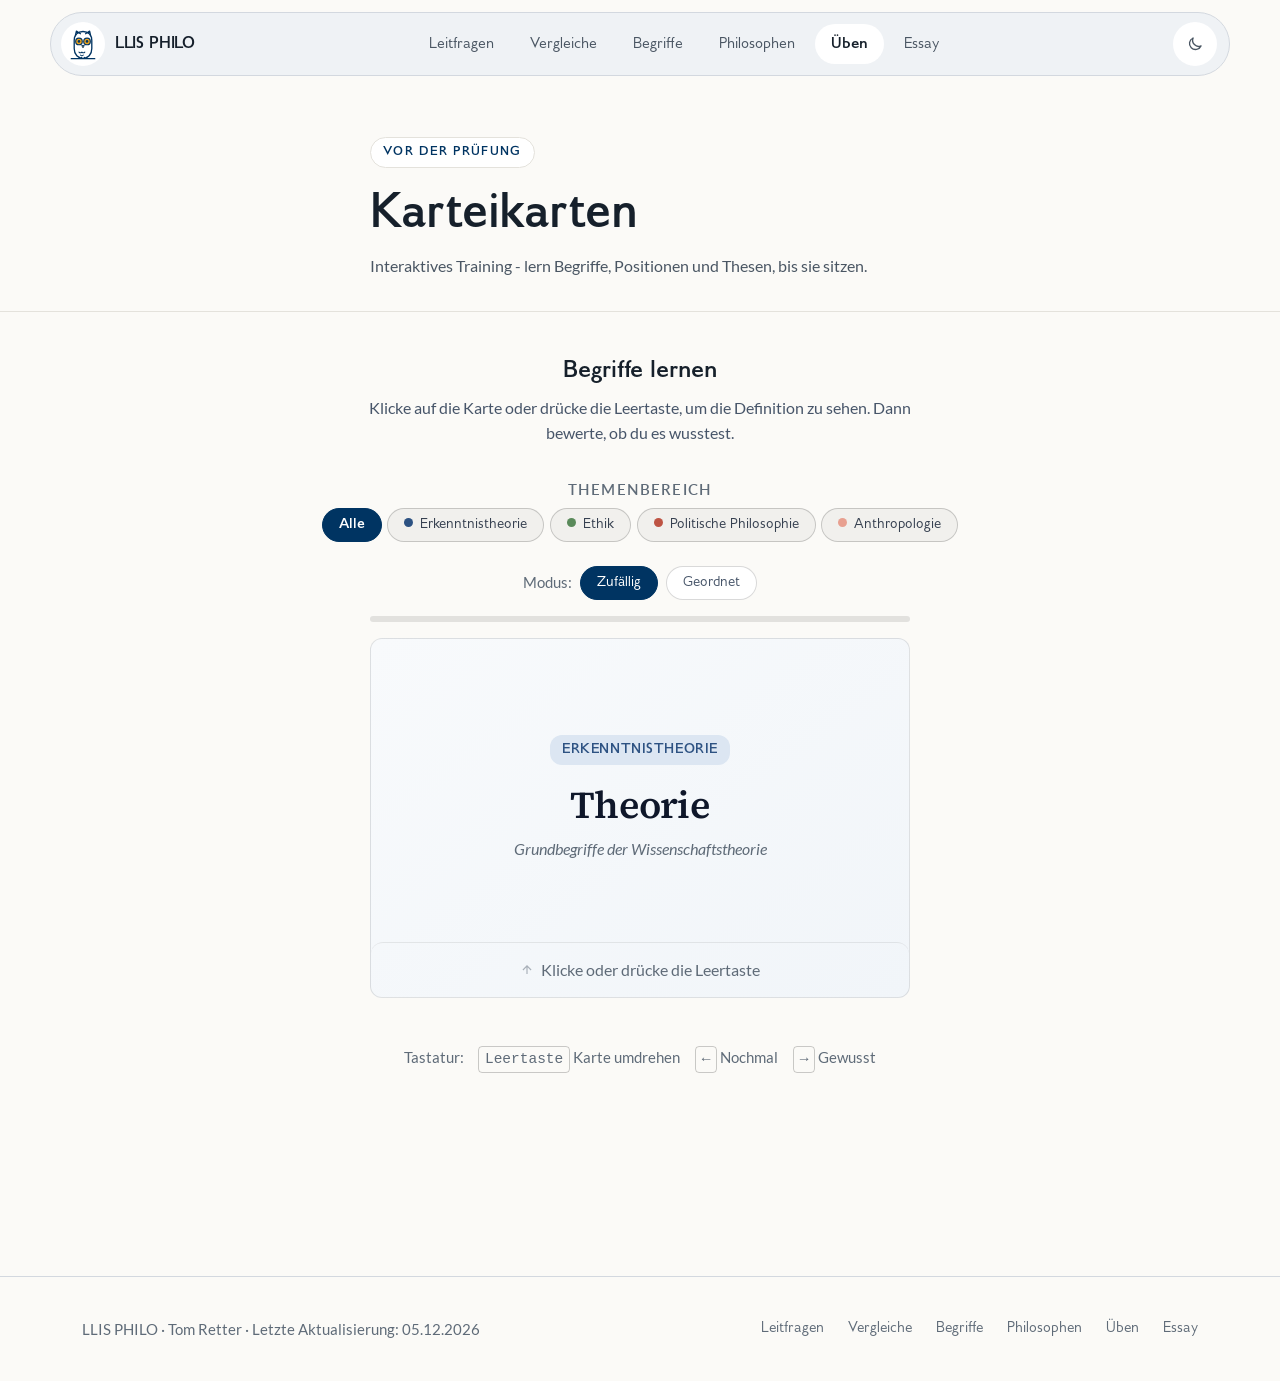
<file: karteikarten.html>
<!DOCTYPE html>
<html lang="de">
<head>
<link rel="preconnect" href="https://fonts.googleapis.com"><link href="https://fonts.googleapis.com/css2?family=Lato:ital,wght@0,400;0,700;1,400&display=swap" rel="stylesheet">
<script>/* Philo-CI: hell ist Standard */try{var _t=localStorage.getItem('philo-theme');if(_t!=='dark'){document.documentElement.classList.add('light');if(!_t)localStorage.setItem('philo-theme','light');}}catch(e){document.documentElement.classList.add('light');}</script>

<meta charset="UTF-8">
<meta name="viewport" content="width=device-width,initial-scale=1.0">
<title>LLIS PHILO - Karteikarten</title>
<link rel="preconnect" href="https://fonts.googleapis.com">
<link href="https://fonts.googleapis.com/css2?family=Playfair+Display:ital,wght@0,500;0,700;1,500&family=DM+Sans:wght@400;500;600&display=swap" rel="stylesheet">
<style>
/* ── Root ── */
:root {
  --bg:#0f172a; --bg-2:#1e293b; --surface:#1e293b; --surface-2:#273548;
  --text:#f1f5f9; --text-2:#cbd5e1; --text-3:#94a3b8; --muted:#64748b;
  --border:rgba(255,255,255,.09); --border-2:rgba(255,255,255,.14);
  --nav-bg:rgba(15,23,42,.85);
  --accent:#003462; --accent-hover:#0B4A85;
  --accent-soft:rgba(0,52,98,.12); --accent-glow:rgba(0,52,98,.25);
  --font:-apple-system,BlinkMacSystemFont,"SF Pro Display","SF Pro Text","Helvetica Neue",system-ui,sans-serif;
  --serif:-apple-system,BlinkMacSystemFont,"SF Pro Display","Helvetica Neue",Georgia,serif;
  --r:10px; --rl:14px;
  --topnav-h:52px; --sidebar-w:220px;
  /* legacy aliases */
  --b:#f1f5f9; --bm:#94a3b8; --bl:rgba(255,255,255,.09); --ba:#64748b;
  --w:#1e293b; --br:rgba(255,255,255,.09);
  --gold:#fbbf24; --goldl:rgba(251,191,36,.12);
  --card-w:540px; --card-h:360px;
}
html.light {
  --bg:#ffffff; --bg-2:#f8fafc; --surface:#f8fafc; --surface-2:#f1f5f9;
  --text:#0f172a; --text-2:#1e293b; --text-3:#475569; --muted:#94a3b8;
  --border:rgba(0,0,0,.08); --border-2:rgba(0,0,0,.13);
  --nav-bg:rgba(255,255,255,.88);
  --accent:#003462; --accent-hover:#003462;
  --accent-soft:rgba(0,52,98,.1); --accent-glow:rgba(0,52,98,.2);
  --b:#0f172a; --bm:#475569; --bl:rgba(0,0,0,.08); --ba:#64748b;
  --w:#ffffff; --br:rgba(0,0,0,.08);
  --gold:#d97706; --goldl:rgba(217,119,6,.1);
}
*, *::before, *::after { box-sizing:border-box; margin:0; padding:0; }
html { height:100%; }
body {
  font-family:var(--font);
  background:var(--bg);
  color:var(--text);
  min-height:100vh;
  display:flex;
  flex-direction:column;
}

/* ── Topnav ── */

.topnav {
  position:fixed; top:0; left:0; right:0; z-index:100;
  background:#1a1d24; height:46px;
  display:flex; align-items:center; padding:0 .75rem; gap:.15rem;
}
.topnav .brand { color:#fff; font-weight:700; font-size:15.5px; margin-right:.4rem; white-space:nowrap; flex-shrink:0; }
.topnav a { color:rgba(255,255,255,.65); text-decoration:none; font-size:15px; padding:4px 7px; border-radius:5px; transition:all .15s; white-space:nowrap; flex-shrink:0; }
.topnav a:hover { background:rgba(255,255,255,.12); color:#fff; }
.topnav a.active { background:rgba(255,255,255,.2); color:#fff; font-weight:600; }
.topnav .sp { flex:1; min-width:0; }

/* ── Page layout ── */
.page {
  display:flex; flex-direction:column; align-items:center;
  padding:70px 1rem 2rem;
  min-height:100vh;
}

/* ── Header ── */
.page-header {
  text-align:center; margin-bottom:2rem; max-width:600px;
}
.page-header h1 {
  font-family:var(--serif); font-size:28px; font-weight:700;
  margin-bottom:.35rem; letter-spacing:-.02em;
}
.page-header p { font-size:15.5px; color:rgba(255,255,255,.55); }

/* ── Controls ── */
.controls {
  display:flex; gap:.5rem; flex-wrap:wrap; justify-content:center;
  margin-bottom:1.5rem; max-width:700px; width:100%;
}
.ctrl-group {
  display:flex; gap:.35rem; flex-wrap:wrap; justify-content:center;
}
.ctrl-label {
  width:100%; font-size:14.5px; font-weight:600; color:rgba(255,255,255,.4);
  text-transform:uppercase; letter-spacing:.08em; text-align:center;
  margin-bottom:.1rem;
}
.sbtn {
  padding:5px 13px; border:1.5px solid rgba(255,255,255,.15); border-radius:99px;
  background:rgba(255,255,255,.07); cursor:pointer; font-size:15.5px;
  color:rgba(255,255,255,.7); font-family:var(--font); font-weight:500;
  transition:all .18s;
}
.sbtn:hover { border-color:rgba(255,255,255,.35); color:#fff; background:rgba(255,255,255,.12); }
.sbtn.on { color:#fff; border-color:transparent; font-weight:600; }
.sbtn.on.sem-E { background:#2D5282; }
.sbtn.on.sem-Et { background:#3F6B3F; }
.sbtn.on.sem-S { background:#9E3F31; }
.sbtn.on.sem-A { background:#A35A4A; }
.sbtn.on.sem-all { background:rgba(255,255,255,.18); }

/* ── Progress bar ── */
.progress-wrap {
  width:100%; max-width:var(--card-w); margin-bottom:1rem;
  display:flex; align-items:center; gap:.75rem;
}
.progress-bar {
  flex:1; height:4px; background:rgba(255,255,255,.1); border-radius:2px; overflow:hidden;
}
.progress-fill {
  height:100%; border-radius:2px; transition:width .4s ease;
  background:linear-gradient(90deg,#2D5282,#5AB0FF);
}
.progress-text {
  font-size:15.5px; color:rgba(255,255,255,.5); white-space:nowrap; font-weight:500;
}

/* ── Session stats ── */
.session-stats {
  display:flex; gap:1.25rem; margin-bottom:1.25rem;
  font-size:15.5px; color:rgba(255,255,255,.5);
}
.stat { display:flex; align-items:center; gap:.35rem; }
.stat-dot { width:8px; height:8px; border-radius:50%; }
.dot-ok { background:#5A8A5A; }
.dot-hard { background:#E05252; }
.dot-left { background:rgba(255,255,255,.25); }

/* ════════════════════════
   CARD FLIP SYSTEM
════════════════════════ */
.card-scene {
  width:var(--card-w); max-width:100%;
  height:var(--card-h);
  perspective:1400px;
  cursor:pointer;
  margin-bottom:1.5rem;
}

.card-flipper {
  width:100%; height:100%;
  position:relative;
  transform-style:preserve-3d;
  transition:transform .55s cubic-bezier(.4,0,.2,1);
}
.card-scene.flipped .card-flipper {
  transform:rotateY(180deg);
}

.card-face {
  position:absolute; inset:0;
  backface-visibility:hidden;
  -webkit-backface-visibility:hidden;
  border-radius:16px;
  overflow:hidden;
  box-shadow:0 20px 60px rgba(0,0,0,.5), 0 4px 16px rgba(0,0,0,.3);
}

/* FRONT */
.card-front {
  display:flex; flex-direction:column;
  background:linear-gradient(145deg,#1C2E50 0%,#0E1B35 100%);
  border:1px solid rgba(255,255,255,.1);
}
.card-front-top {
  flex:1; display:flex; flex-direction:column;
  align-items:center; justify-content:center;
  padding:2.5rem 2.5rem 1.5rem;
  text-align:center;
}
.card-sem-badge {
  font-size:14.5px; font-weight:600; padding:3px 12px;
  border-radius:99px; margin-bottom:1.2rem;
  letter-spacing:.04em; text-transform:uppercase;
}
.card-front-term {
  font-family:var(--serif); font-size:38px; font-weight:700;
  line-height:1.15; letter-spacing:-.02em;
  color:#fff;
}
.card-front-h2 {
  font-size:15.5px; color:rgba(255,255,255,.4);
  margin-top:.6rem; font-style:italic;
}
.card-hint {
  padding:.9rem 2.5rem;
  font-size:15.5px; color:var(--text-3);
  text-align:center;
  border-top:1px solid var(--border);
  display:flex; align-items:center; justify-content:center; gap:.4rem;
}
.card-hint svg { opacity:.4; }

/* BACK */
.card-back {
  transform:rotateY(180deg);
  display:flex; flex-direction:column;
  background:var(--surface);
  color:var(--text);
}
.card-back-header {
  padding:.8rem 1.5rem .6rem;
  border-bottom:1px solid var(--border);
  display:flex; align-items:center; gap:.6rem;
}
.card-back-term {
  font-family:var(--serif); font-size:21px; font-weight:700;
  color:var(--text); flex:1;
}
.card-back-body {
  flex:1; overflow-y:auto; padding:1rem 1.5rem 1.25rem;
}
.card-back-body::-webkit-scrollbar { width:4px; }
.card-back-body::-webkit-scrollbar-thumb { background:#ddd; border-radius:2px; }

.cb-body {
  font-size:16px; line-height:1.6; color:var(--text-2);
  margin-bottom:.5rem;
}
.cb-label {
  font-size:16px; line-height:1.6; color:var(--text-2);
  margin-top:.5rem; padding-left:.75rem;
  border-left:2px solid #e0e0e0;
}
.cb-lbl-abgr { font-style:italic; font-weight:600; color:var(--text-3); margin-right:.25rem; }
.cb-lbl-haupt { font-style:italic; font-weight:600; color:#2D5282; margin-right:.25rem; }
.cb-lbl-wich { font-style:italic; font-weight:600; color:#5A8A5A; margin-right:.25rem; }
.cb-vs { display:block; padding-left:1.2rem; }

/* ── Action row ── */
.action-row {
  display:flex; gap:.75rem; justify-content:center;
  flex-wrap:wrap; max-width:var(--card-w); width:100%;
}
.act-btn {
  display:flex; align-items:center; gap:.4rem;
  padding:.65rem 1.4rem; border:none; border-radius:10px;
  font-size:15.5px; font-family:var(--font); font-weight:600;
  cursor:pointer; transition:all .18s;
}
.btn-hard {
  background:rgba(224,82,82,.18); color:#FF7E7E;
  border:1.5px solid rgba(224,82,82,.3);
}
.btn-hard:hover { background:rgba(224,82,82,.28); }
.btn-ok {
  background:rgba(29,158,117,.18); color:#4ECBA0;
  border:1.5px solid rgba(29,158,117,.3);
}
.btn-ok:hover { background:rgba(29,158,117,.28); }
.btn-skip {
  background:rgba(255,255,255,.07); color:rgba(255,255,255,.6);
  border:1.5px solid rgba(255,255,255,.12);
}
.btn-skip:hover { background:rgba(255,255,255,.12); color:#fff; }

/* ── Done screen ── */
.done-screen {
  display:none;
  flex-direction:column; align-items:center; justify-content:center;
  text-align:center;
  width:var(--card-w); max-width:100%;
  height:var(--card-h);
  background:linear-gradient(145deg,#1C2E50,#0E1B35);
  border-radius:16px;
  border:1px solid rgba(255,255,255,.1);
  padding:2.5rem;
  box-shadow:0 20px 60px rgba(0,0,0,.5);
}
.done-screen.show { display:flex; }
.done-emoji { font-size:56px; margin-bottom:1rem; }
.done-title {
  font-family:var(--serif); font-size:28px; font-weight:700;
  margin-bottom:.5rem;
}
.done-sub { font-size:17px; color:rgba(255,255,255,.55); margin-bottom:1.75rem; }
.done-stats {
  display:flex; gap:2rem; margin-bottom:2rem;
}
.done-stat {
  display:flex; flex-direction:column; align-items:center; gap:.2rem;
}
.done-stat-num {
  font-family:var(--serif); font-size:36px; font-weight:700;
}
.done-stat-lbl { font-size:14.5px; color:rgba(255,255,255,.5); text-transform:uppercase; letter-spacing:.06em; }
.done-restart {
  padding:.75rem 2rem; border:2px solid rgba(255,255,255,.25); border-radius:10px;
  background:rgba(255,255,255,.08); color:#fff; font-size:17px;
  font-family:var(--font); font-weight:600; cursor:pointer; transition:all .18s;
}
.done-restart:hover { background:rgba(255,255,255,.15); }

/* ── Keyboard hint ── */
.kbd-hint {
  margin-top:1.5rem; font-size:14.5px; color:rgba(255,255,255,.25);
  display:flex; gap:.9rem; flex-wrap:wrap; justify-content:center;
}
.kbd { display:inline-block; padding:1px 6px; border:1px solid rgba(255,255,255,.2);
  border-radius:4px; font-size:14.5px; font-family:monospace; }

/* ── Shuffle / mode indicator ── */
.mode-bar {
  display:flex; gap:.5rem; align-items:center; margin-bottom:1rem;
  font-size:14.5px; color:rgba(255,255,255,.4);
}
.mode-btn {
  padding:3px 10px; border:1px solid rgba(255,255,255,.15); border-radius:99px;
  background:transparent; color:rgba(255,255,255,.5); cursor:pointer;
  font-size:14.5px; font-family:var(--font); transition:all .15s;
}
.mode-btn:hover { color:#fff; border-color:rgba(255,255,255,.35); }
.mode-btn.on { background:rgba(255,255,255,.12); color:#fff; border-color:rgba(255,255,255,.3); }

/* ── Responsive ── */
@media(max-width:720px){
  
  .card-front-term { font-size:28px; }
  .card-back-body { padding:.8rem 1.1rem; }
}

/* ── HAMBURGER MOBILE ── */
.topnav .nav-hamburger{display:none;background:rgba(255,255,255,.08);border:1px solid rgba(255,255,255,.15);color:rgba(255,255,255,.7);width:34px;height:34px;border-radius:8px;align-items:center;justify-content:center;cursor:pointer;flex-shrink:0;transition:background .15s;}
.topnav .nav-hamburger:hover{background:rgba(255,255,255,.15);color:#fff;}
html.light .topnav .nav-hamburger{background:rgba(0,0,0,.05);border-color:rgba(0,0,0,.1);color:var(--text-3);}
.topnav .nav-links{display:contents;}
@media(max-width:640px){
  .topnav .nav-hamburger{display:flex;}
  .topnav .nav-links{display:none;position:fixed;top:52px;left:0;right:0;background:var(--nav-bg,rgba(15,23,42,.95));backdrop-filter:saturate(180%) blur(20px);-webkit-backdrop-filter:saturate(180%) blur(20px);border-bottom:1px solid var(--border);flex-direction:column;padding:.5rem 1rem .75rem;gap:.25rem;z-index:299;}
  .topnav .nav-links.open{display:flex;}
  .topnav .nav-links a{font-size:17px;padding:10px 12px;border-radius:8px;width:100%;}
}
.ci-lvl{font-weight:400;color:var(--text-3,#6B7785)}
</style>
<style>
/* ═══════════════════════════════════════════════
   NEW DESIGN SYSTEM - injected override
   ═══════════════════════════════════════════════ */

html.light {
  --bg:#ffffff; --bg-2:#f8fafc; --surface:#f8fafc; --surface-2:#f1f5f9;
  --text:#0f172a; --text-2:#1e293b; --text-3:#475569; --muted:#94a3b8;
  --border:rgba(0,0,0,.07); --border-2:rgba(0,0,0,.11);
  --nav-bg:rgba(255,255,255,.85);
  --accent:#003462; --accent-hover:#003462;
  --accent-soft:rgba(0,52,98,.1); --accent-glow:rgba(0,52,98,.2);
  --b:#0f172a; --bm:#475569; --bl:rgba(0,0,0,.07); --ba:#64748b;
  --w:#ffffff; --br:rgba(0,0,0,.07);
}

/* ── Base ─────────────────────────────────────── */
*, *::before, *::after { box-sizing:border-box; }
body {
  background:var(--bg) !important;
  color:var(--text) !important;
  font-family:var(--font) !important;
  padding-top:52px !important;
  -webkit-font-smoothing:antialiased;
}
html.light body { color:var(--text) !important; }

/* ── Nav ──────────────────────────────────────── */
.topnav {
  position:fixed !important; top:0 !important; left:0 !important; right:0 !important;
  z-index:300 !important; height:52px !important;
  background:var(--nav-bg) !important;
  backdrop-filter:saturate(180%) blur(20px) !important;
  -webkit-backdrop-filter:saturate(180%) blur(20px) !important;
  border-bottom:1px solid var(--border) !important;
  box-shadow:none !important;
  display:flex !important; align-items:center !important;
  padding:0 1.5rem !important; gap:.25rem !important;
}
.topnav .brand, .topnav .nav-home {
  color:var(--text) !important; font-weight:700 !important; font-size:16.5px !important;
  margin-right:1.25rem !important; white-space:nowrap !important;
  letter-spacing:-.02em !important; text-decoration:none !important;
  flex-shrink:0 !important;
}
.topnav .brand span, .topnav .nav-home span { color:var(--accent) !important; }
.topnav a {
  color:var(--text-3) !important; text-decoration:none !important; font-size:15.5px !important;
  padding:6px 11px !important; border-radius:6px !important;
  transition:background .15s,color .15s !important; font-weight:400 !important;
  white-space:nowrap !important; flex-shrink:0 !important;
}
.topnav a:hover { background:rgba(255,255,255,.07) !important; color:var(--text) !important; }
html.light .topnav a:hover { background:rgba(0,0,0,.05) !important; }
.topnav a.active {
  color:var(--accent) !important; font-weight:600 !important;
  background:var(--accent-soft) !important;
}
.topnav .sp { flex:1 !important; min-width:0 !important; }
.topnav .srch input {
  background:rgba(255,255,255,.07) !important; border:1px solid var(--border-2) !important;
  color:var(--text) !important; border-radius:8px !important;
  font-family:var(--font) !important;
}
.topnav .srch input:focus {
  background:var(--surface) !important; border-color:var(--accent) !important;
  box-shadow:0 0 0 3px var(--accent-soft) !important;
}
.topnav .srch input::placeholder { color:var(--muted) !important; }
html.light .topnav .srch input { background:rgba(0,0,0,.04) !important; }
.topnav .nav-print, .topnav button:not(.theme-toggle) {
  background:rgba(255,255,255,.07) !important; border:1px solid var(--border-2) !important;
  color:var(--text-3) !important; border-radius:6px !important; font-size:15.5px !important;
  font-family:var(--font) !important;
}
.theme-toggle {
  background:rgba(255,255,255,.08) !important; border:1px solid var(--border-2) !important;
  color:var(--text-3) !important; width:32px !important; height:32px !important;
  border-radius:8px !important; display:flex !important;
  align-items:center !important; justify-content:center !important;
  cursor:pointer !important; font-size:16.5px !important;
  transition:all .15s !important; flex-shrink:0 !important;
}
.theme-toggle:hover { background:rgba(255,255,255,.14) !important; }
html.light .theme-toggle {
  background:rgba(0,0,0,.05) !important; border-color:rgba(0,0,0,.1) !important;
}

/* ── Cards / surfaces ─────────────────────────── */
.pcard, .tile, .pc, .card, .bgcard, .htab,
.ptbl, .sidebar, .main .cbar {
  background:var(--surface) !important;
  border-color:var(--border) !important;
}
.pcard:hover { border-color:var(--border-2) !important; box-shadow:0 4px 20px rgba(0,0,0,.25) !important; }
.pcard.exp { border-color:var(--accent) !important; box-shadow:0 4px 16px var(--accent-soft) !important; }

/* ── Filter bars ──────────────────────────────── */
.filter-bar, .cbar {
  background:var(--surface) !important; border-color:var(--border) !important;
}
.fbtn, .nb, .vb {
  background:var(--surface) !important; border-color:var(--border-2) !important;
  color:var(--text-3) !important; font-family:var(--font) !important;
}
.fbtn:hover, .nb:hover { border-color:var(--accent) !important; color:var(--text) !important; background:rgba(255,255,255,.05) !important; }
.fbtn.on, .nb.on, .vb.on {
  background:var(--accent) !important; color:#fff !important;
  border-color:var(--accent) !important;
}
html.light .fbtn, html.light .nb, html.light .vb {
  background:var(--surface) !important; border-color:rgba(0,0,0,.12) !important; color:#374151 !important;
}

/* ── Text overrides ───────────────────────────── */
.pname, .tn { color:var(--text) !important; }
.pstroem, .pdates, .tp, .stl { color:var(--text-3) !important; }
.pmerk, .pbio, .pkonzept, .ptbl td { color:var(--text-2) !important; }
.pkernidee-lbl, .pkonzepte-lbl, .pmerksatz-lbl, .pquer-lbl,
.slbl, .shdr, .lbl { color:var(--muted) !important; }
.no-r { color:var(--muted) !important; }
.parr { color:var(--muted) !important; }

/* ── Highlight boxes ──────────────────────────── */
.pkernidee {
  background:rgba(0,52,98,.08) !important;
  border-left-color:var(--accent) !important;
  color:var(--text-2) !important;
}
.pmerksatz {
  background:rgba(34,197,94,.07) !important;
  border-left-color:#22c55e !important;
  color:#86efac !important;
}
html.light .pkernidee { background:#EEF3F8 !important; color:#003462 !important; }
html.light .pmerksatz { background:#f0fdf4 !important; color:#166534 !important; }

/* ── Sidebar (begriffe, vergleiche) ──────────────*/
.sidebar {
  background:var(--surface) !important;
  border-color:var(--border) !important;
}
.ni { color:var(--text-3) !important; }
.ni:hover { background:rgba(255,255,255,.05) !important; color:var(--text) !important; }
.ni.on { background:var(--accent-soft) !important; color:var(--accent) !important; border-left-color:var(--accent) !important; }
.fni { color:var(--text-3) !important; }
.fni:hover, .fni.on { background:rgba(234,179,8,.1) !important; color:#fbbf24 !important; border-left-color:#fbbf24 !important; }
.sb-sem-link { border-left-color:transparent !important; }
.sb-sem-link:hover { background:rgba(255,255,255,.05) !important; border-left-color:var(--accent) !important; }
.sb-sem-link.active { background:var(--accent-soft) !important; border-left-color:var(--accent) !important; }
.sb-sem-name { color:var(--text) !important; }
.sb-sem-sub { color:var(--muted) !important; }
.sb-sub-link { color:var(--text-3) !important; }
.sb-sub-link:hover, .sb-sub-link.active { color:var(--accent) !important; background:var(--accent-soft) !important; }
html.light .sidebar { background:#f8fafc !important; border-color:rgba(0,0,0,.08) !important; }
html.light .ni { color:#374151 !important; }
html.light .ni.on { background:rgba(0,52,98,.08) !important; color:#003462 !important; border-left-color:#003462 !important; }
html.light .sb-sem-name { color:#0f172a !important; }
html.light .sb-sub-link { color:#475569 !important; }

/* ── Vergleich table ──────────────────────────── */
.ptbl { border-color:var(--border) !important; }
.ptbl th { color:var(--text) !important; }
.ptbl th.rh { background:var(--surface-2) !important; color:var(--muted) !important; }
.ptbl td { color:var(--text-2) !important; border-color:rgba(255,255,255,.04) !important; }
.ptbl td.rl { background:var(--surface-2) !important; color:var(--muted) !important; border-right-color:var(--border) !important; }
.ptbl tr:hover td { background:rgba(255,255,255,.03) !important; }
.ptbl tr:hover td.rl { background:var(--surface-2) !important; }
.ptbl tbody tr:nth-child(even) td { background:rgba(255,255,255,.02) !important; }
.ptbl tbody tr:nth-child(even) td.rl { background:var(--surface-2) !important; }
.ptbl tbody tr:nth-child(even):hover td { background:rgba(255,255,255,.04) !important; }
/* Merksatz row in table */
.mr td { background:rgba(0,52,98,.12) !important; color:#C9D6E8 !important; border-top-color:var(--accent) !important; border-bottom-color:var(--accent) !important; }
.mr td.rl { background:rgba(0,52,98,.25) !important; color:#8EC5F0 !important; }
html.light .ptbl td { color:#1e293b !important; border-color:rgba(0,0,0,.06) !important; }
html.light .ptbl th.rh, html.light .ptbl td.rl { background:#f8fafc !important; color:#94a3b8 !important; }
html.light .ptbl tr:hover td { background:#f8fafc !important; }
html.light .mr td { background:#EEF3F8 !important; color:#92400e !important; }
html.light .mr td.rl { background:#C9D6E8 !important; color:#003462 !important; }

/* ── Hero/stats boxes (vergleiche) ───────────────*/
.hero {
  background:linear-gradient(135deg,rgba(15,23,42,1),rgba(30,41,59,1)) !important;
  border:1px solid var(--border) !important;
}
.stat { background:rgba(255,255,255,.08) !important; }
.stat .stn { color:var(--accent) !important; }
.htab { border:1px solid var(--border) !important; color:var(--text-2) !important; }
.htab h3 { color:var(--text) !important; }
.lf { background:rgba(255,255,255,.05) !important; border-left-color:var(--accent) !important; color:var(--text-2) !important; font-style:italic; }
html.light .hero { background:linear-gradient(135deg,#1e293b,#334155) !important; }
html.light .stat { background:rgba(255,255,255,.15) !important; }
html.light .htab { background:var(--surface) !important; }
html.light .lf { background:#EEF3F8 !important; border-left-color:#003462 !important; color:#003462 !important; }

/* ── Karteikarten ─────────────────────────────── */
.card-shell, .card-inner, .card-front, .card-back { border-color:var(--border) !important; }
.card-front { background:var(--surface) !important; }
.card-back { background:var(--surface-2) !important; }
.card-front-term { color:var(--text) !important; }
.card-back-body { color:var(--text-2) !important; }
.deck-btn, .ctrl-btn {
  background:var(--surface) !important; border:1px solid var(--border-2) !important;
  color:var(--text-2) !important; font-family:var(--font) !important;
}
.deck-btn:hover, .ctrl-btn:hover { border-color:var(--accent) !important; color:var(--text) !important; }
.deck-btn.active { background:var(--accent) !important; border-color:var(--accent) !important; color:#fff !important; }
.progress-bar { background:var(--border) !important; }
.progress-fill { background:var(--accent) !important; }

/* ── Begriffe article ─────────────────────────── */
.article-wrap, .entry, .bcard {
  background:var(--surface) !important; border-color:var(--border) !important;
}
.entry-title, .bcard-title, .art-h1, .art-h2 { color:var(--text) !important; }
.entry-body, .bcard-body { color:var(--text-2) !important; }
.tag-pill, .alpha-sb-link {
  background:var(--surface-2) !important; border-color:var(--border) !important;
  color:var(--text-3) !important;
}
.tag-pill:hover, .alpha-sb-link:hover, .alpha-sb-link.active {
  background:var(--accent-soft) !important; color:var(--accent) !important; border-color:var(--accent) !important;
}
html.light .entry, html.light .bcard, html.light .article-wrap {
  background:var(--surface) !important; border-color:rgba(0,0,0,.07) !important;
}

/* ── Leitfragen ───────────────────────────────── */
.qcard, .qblock, .qa-wrap {
  background:var(--surface) !important; border-color:var(--border) !important;
}
.qcard:hover { border-color:var(--accent) !important; }
.qcard-title { color:var(--text) !important; }
.qcard-body, .qa-body { color:var(--text-2) !important; }
.antwort, .answer-block {
  background:rgba(0,52,98,.07) !important;
  border-left:3px solid var(--accent) !important;
  color:var(--text-2) !important;
}
html.light .qcard, html.light .qblock { background:var(--surface) !important; }
html.light .antwort { background:#EEF3F8 !important; color:#003462 !important; }

/* ── Scrollbar ────────────────────────────────── */
::-webkit-scrollbar { width:5px; height:5px; }
::-webkit-scrollbar-track { background:transparent; }
::-webkit-scrollbar-thumb { background:var(--bg-3,#334155); border-radius:99px; }
html.light ::-webkit-scrollbar-thumb { background:#cbd5e1; }

/* ── Light mode: Karteikarten-spezifische Fixes ── */
html.light .page-header p { color:#475569 !important; }

html.light .ctrl-label { color:#64748b !important; }

html.light .sbtn {
  color:#374151 !important;
  border-color:rgba(0,0,0,.18) !important;
  background:rgba(0,0,0,.04) !important;
}
html.light .sbtn:hover {
  border-color:rgba(0,0,0,.35) !important;
  color:#0f172a !important;
  background:rgba(0,0,0,.08) !important;
}
html.light .sbtn.on.sem-all { background:rgba(0,0,0,.15) !important; color:#0f172a !important; }

html.light .progress-bar { background:rgba(0,0,0,.1) !important; }
html.light .progress-text { color:#64748b !important; }

html.light .session-stats { color:#64748b !important; }
html.light .dot-left { background:rgba(0,0,0,.2) !important; }

/* Karteikarte Vorderseite: im Light Mode hell */
html.light .card-front {
  background:linear-gradient(145deg,#f8fafc 0%,#f1f5f9 100%) !important;
  border:1px solid rgba(0,0,0,.1) !important;
  box-shadow:0 20px 60px rgba(0,0,0,.15), 0 4px 16px rgba(0,0,0,.08) !important;
}
html.light .card-front-term { color:#0f172a !important; }
html.light .card-front-h2 { color:#64748b !important; }
html.light .card-hint { color:#64748b !important; border-top-color:rgba(0,0,0,.08) !important; }
html.light .card-hint svg { opacity:.5 !important; }

/* Aktions-Buttons */
html.light .btn-skip {
  background:rgba(0,0,0,.05) !important;
  color:#475569 !important;
  border-color:rgba(0,0,0,.12) !important;
}
html.light .btn-skip:hover { background:rgba(0,0,0,.1) !important; color:#0f172a !important; }

/* Abschluss-Screen */
html.light .done-screen {
  background:linear-gradient(145deg,#f8fafc,#f1f5f9) !important;
  border:1px solid rgba(0,0,0,.1) !important;
  box-shadow:0 20px 60px rgba(0,0,0,.15) !important;
}
html.light .done-title { color:#0f172a !important; }
html.light .done-sub { color:#475569 !important; }
html.light .done-stat-num { color:#0f172a !important; }
html.light .done-stat-lbl { color:#64748b !important; }
html.light .done-restart {
  border-color:rgba(0,0,0,.2) !important;
  background:rgba(0,0,0,.05) !important;
  color:#0f172a !important;
}
html.light .done-restart:hover { background:rgba(0,0,0,.1) !important; }

/* Tastatur-Hinweise */
html.light .kbd-hint { color:#94a3b8 !important; }
html.light .kbd { border-color:rgba(0,0,0,.2) !important; color:#475569 !important; }

/* Modus-Leiste */
html.light .mode-bar { color:#64748b !important; }
html.light .mode-btn {
  color:#475569 !important;
  border-color:rgba(0,0,0,.15) !important;
}
html.light .mode-btn:hover { color:#0f172a !important; border-color:rgba(0,0,0,.3) !important; }
html.light .mode-btn.on {
  background:rgba(0,0,0,.08) !important;
  color:#0f172a !important;
  border-color:rgba(0,0,0,.2) !important;
}
</style>
<style>
/* ═══ DESIGN SYSTEM ═══════════════════════════════ */

*, *::before, *::after { box-sizing:border-box; }
html { scroll-behavior:smooth; }

body {
  background:var(--bg) !important;
  color:var(--text) !important;
  font-family:var(--font) !important;
  -webkit-font-smoothing:antialiased;
  -moz-osx-font-smoothing:grayscale;
}

/* ── NAV ── */
.topnav {
  position:fixed !important; top:0 !important; left:0 !important; right:0 !important;
  z-index:300 !important; height:52px !important;
  background:var(--nav-bg) !important;
  backdrop-filter:saturate(180%) blur(20px) !important;
  -webkit-backdrop-filter:saturate(180%) blur(20px) !important;
  border-bottom:1px solid var(--border) !important;
  box-shadow:none !important;
  display:flex !important; align-items:center !important;
  padding:0 1.5rem !important; gap:.2rem !important;
}
.topnav .brand, .topnav .nav-home {
  color:var(--text) !important; font-weight:700 !important; font-size:16.5px !important;
  margin-right:1.25rem !important; white-space:nowrap !important;
  letter-spacing:-.02em !important; text-decoration:none !important; flex-shrink:0 !important;
}
.topnav .brand span { color:var(--accent) !important; }
.topnav a {
  color:var(--text-3) !important; text-decoration:none !important; font-size:15.5px !important;
  padding:6px 10px !important; border-radius:6px !important;
  font-weight:400 !important; white-space:nowrap !important; flex-shrink:0 !important;
  transition:background .15s,color .15s !important;
}
.topnav a:hover { background:rgba(255,255,255,.07) !important; color:var(--text) !important; }
html.light .topnav a:hover { background:rgba(0,0,0,.05) !important; }
.topnav a.active { color:var(--accent) !important; font-weight:600 !important; background:var(--accent-soft) !important; }
.topnav .sp, .topnav .nav-sp { flex:1 !important; min-width:0 !important; }
.topnav .srch input, .topnav input {
  background:rgba(255,255,255,.07) !important; border:1px solid var(--border-2) !important;
  color:var(--text) !important; border-radius:8px !important; font-family:var(--font) !important;
}
.topnav .srch input::placeholder, .topnav input::placeholder { color:var(--muted) !important; }
.topnav .srch input:focus, .topnav input:focus {
  background:var(--surface) !important; border-color:var(--accent) !important;
  box-shadow:0 0 0 3px var(--accent-soft) !important; outline:none !important;
}
html.light .topnav .srch input, html.light .topnav input { background:rgba(0,0,0,.04) !important; }
.topnav .nav-print, .topnav .nb {
  background:rgba(255,255,255,.07) !important; border:1px solid var(--border-2) !important;
  color:var(--text-3) !important; border-radius:6px !important; font-family:var(--font) !important;
}

/* theme toggle */
.theme-toggle {
  background:rgba(255,255,255,.08) !important; border:1px solid var(--border-2) !important;
  color:var(--text-3) !important; width:32px !important; height:32px !important;
  border-radius:8px !important; display:flex !important; align-items:center !important;
  justify-content:center !important; cursor:pointer !important; font-size:16.5px !important;
  flex-shrink:0 !important; transition:all .15s !important;
}
.theme-toggle:hover { background:rgba(255,255,255,.14) !important; }
html.light .theme-toggle { background:rgba(0,0,0,.05) !important; border-color:rgba(0,0,0,.1) !important; }

/* ── PAGE HERO ── */
.page-hero {
  background:var(--bg);
  padding:3.5rem 2rem 2.5rem;
  position:relative; overflow:hidden;
  border-bottom:1px solid var(--border);
}
.page-hero::before {
  content:''; position:absolute; inset:0; pointer-events:none;
  background:radial-gradient(ellipse 70% 60% at 50% -10%, rgba(0,52,98,.14) 0%, transparent 60%);
}
.page-hero-inner { max-width:1100px; margin:0 auto; position:relative; }
.page-hero-badge {
  display:inline-flex; align-items:center; gap:6px;
  background:var(--accent-soft); border:1px solid rgba(0,52,98,.28);
  color:var(--accent); font-size:14.5px; font-weight:700; letter-spacing:.08em;
  text-transform:uppercase; padding:4px 12px; border-radius:99px; margin-bottom:1.25rem;
}
.page-hero h1 {
  font-size:clamp(1.8rem,4vw,3rem); font-weight:700; letter-spacing:-.03em;
  line-height:1.1; color:var(--text); margin-bottom:.75rem;
}
.page-hero p {
  font-size:1rem; color:var(--text-3); max-width:560px; line-height:1.65;
}

/* ── CARDS / SURFACES ── */
.pcard, .lf-card, .tile, .pc, .qcard, .bcard, .htab, .pgrid .pcard {
  background:var(--surface) !important;
  border-color:var(--border) !important;
  color:var(--text-2) !important;
}
.pcard:hover, .lf-card:hover, .tile:hover {
  border-color:var(--accent) !important;
  box-shadow:0 4px 20px rgba(0,0,0,.3) !important;
}
.pcard.exp { border-color:var(--accent) !important; box-shadow:0 4px 16px var(--accent-soft) !important; }

/* ── FILTER BARS ── */
.filter-bar, .cbar {
  background:var(--surface) !important; border-color:var(--border) !important;
}
.fbtn, .vb {
  background:rgba(255,255,255,.05) !important; border-color:var(--border-2) !important;
  color:var(--text-3) !important; font-family:var(--font) !important;
  transition:all .15s !important;
}
.fbtn:hover, .vb:hover { border-color:var(--accent) !important; color:var(--text) !important; }
.fbtn.on, .vb.on { background:var(--accent) !important; color:#fff !important; border-color:var(--accent) !important; }
html.light .fbtn, html.light .vb { background:#fff !important; border-color:rgba(0,0,0,.12) !important; color:#374151 !important; }

/* ── TYPOGRAPHY ── */
.pname, .tn, .lf-card h3, .qcard-title { color:var(--text) !important; }
.pstroem, .pdates, .tp { color:var(--text-3) !important; }
.pkonzept, .pbio { color:var(--text-2) !important; }
.pkernidee-lbl, .pkonzepte-lbl, .pmerksatz-lbl, .pquer-lbl,
.slbl, .lbl { color:var(--muted) !important; font-family:var(--font) !important; }
.no-r { color:var(--muted) !important; }
.parr { color:var(--muted) !important; }

/* ── HIGHLIGHT BOXES ── */
.pkernidee {
  background:rgba(0,52,98,.08) !important; border-left-color:var(--accent) !important;
  color:var(--text-2) !important; border-radius:0 8px 8px 0 !important;
}
.pmerksatz {
  background:rgba(34,197,94,.07) !important; border-left-color:#22c55e !important;
  color:#86efac !important; border-radius:0 8px 8px 0 !important;
}
html.light .pkernidee { background:#EEF3F8 !important; color:#003462 !important; }
html.light .pmerksatz { background:#f0fdf4 !important; color:#166534 !important; }

/* ── LEITFRAGEN ── */
.lf-wrap { max-width:1100px !important; margin:0 auto !important; padding:2rem !important; }
.lf-hero { display:none !important; } /* replaced by page-hero */
.lf-sem-hdr {
  font-size:14.5px !important; font-weight:700 !important; text-transform:uppercase !important;
  letter-spacing:.08em !important; padding:4px 0 !important; margin-bottom:.75rem !important;
  border-bottom-width:2px !important; border-bottom-style:solid !important;
  font-family:var(--font) !important; opacity:1 !important;
}
.lf-card {
  background:var(--surface) !important; border:1px solid var(--border) !important;
  border-radius:12px !important; padding:1.1rem 1.25rem !important;
  transition:border-color .15s, box-shadow .15s !important;
}
.lf-card:hover { border-color:var(--accent) !important; box-shadow:0 4px 20px rgba(0,0,0,.25) !important; }
.lf-topic { color:var(--muted) !important; font-size:13.5px !important; }
.lf-q { color:var(--text) !important; font-size:17px !important; font-style:normal !important; font-weight:500 !important; line-height:1.5 !important; }
.lf-pos { color:var(--text-3) !important; font-size:14.5px !important; }
.lf-btn { color:var(--accent) !important; font-size:15.5px !important; font-weight:600 !important; font-family:var(--font) !important; }
.lf-btn:hover { opacity:.8 !important; text-decoration:none !important; }
.lf-sem { margin-bottom:2.5rem !important; }
.lf-grid { gap:12px !important; }

/* ── PHILOSOPHEN ── */
.pexp { border-top-color:var(--border) !important; }
.pquer-chips .qchip { transition:all .15s !important; }

/* ── VERGLEICHE sidebar + layout ── */
.layout { height:calc(100vh - 52px) !important; }
.sidebar {
  top:52px !important; height:calc(100vh - 52px) !important;
  background:var(--surface) !important; border-right-color:var(--border) !important;
}
.sidebar::-webkit-scrollbar-thumb { background:var(--surface-2) !important; }
.ni { color:var(--text-3) !important; font-family:var(--font) !important; }
.ni:hover { background:rgba(255,255,255,.05) !important; color:var(--text) !important; }
.ni.on { background:var(--accent-soft) !important; color:var(--accent) !important; border-left-color:var(--accent) !important; }
.fni { color:var(--text-3) !important; }
.fni:hover, .fni.on { background:var(--goldl) !important; color:var(--gold) !important; border-left-color:var(--gold) !important; }
.nd { opacity:.7 !important; }
.slbl { color:var(--muted) !important; font-size:11.5px !important; }
.cbar { background:var(--surface) !important; border-bottom-color:var(--border) !important; }
.cnt { background:var(--bg) !important; }
.hero {
  background:linear-gradient(135deg,var(--bg-2),var(--surface-2)) !important;
  border:1px solid var(--border) !important;
}
.stat { background:rgba(255,255,255,.07) !important; }
.stat .stn { color:var(--accent) !important; }
.htab { border:1px solid var(--border) !important; }
.htab h3 { color:var(--text) !important; }
.lf { background:var(--accent-soft) !important; border-left-color:var(--accent) !important; color:var(--text-2) !important; }
.tile { background:var(--surface) !important; border-color:var(--border) !important; }
.tile:hover { border-color:var(--accent) !important; }
.tn { color:var(--text) !important; }
.tp { color:var(--muted) !important; }
.thdr h2 { color:var(--text) !important; }
.sbdg { opacity:.9 !important; }

/* ── VERGLEICHE TABLE ── */
.ptbl { border-color:var(--border) !important; background:var(--surface) !important; }
.ptbl th { color:var(--text) !important; }
.ptbl th.rh { background:var(--surface-2) !important; color:var(--muted) !important; }
.ptbl td { color:var(--text-2) !important; border-top-color:rgba(255,255,255,.04) !important; }
.ptbl td.rl { background:var(--surface-2) !important; color:var(--muted) !important; border-right-color:var(--border) !important; }
.ptbl tr:hover td { background:rgba(255,255,255,.03) !important; }
.ptbl tr:hover td.rl { background:var(--surface-2) !important; }
.ptbl tbody tr:nth-child(even) td { background:rgba(255,255,255,.02) !important; }
.ptbl tbody tr:nth-child(even) td.rl { background:var(--surface-2) !important; }
.mr td { background:rgba(0,52,98,.1) !important; color:#C9D6E8 !important; border-top-color:var(--accent) !important; border-bottom-color:var(--accent) !important; }
.mr td.rl { background:rgba(0,52,98,.2) !important; color:#8EC5F0 !important; }
.pc { background:var(--surface) !important; border-color:var(--border) !important; }

html.light .ptbl { background:#fff !important; }
html.light .ptbl th.rh, html.light .ptbl td.rl { background:#f8fafc !important; color:#94a3b8 !important; }
html.light .ptbl td { color:#1e293b !important; border-top-color:rgba(0,0,0,.05) !important; }
html.light .ptbl tr:hover td { background:#f8fafc !important; }
html.light .mr td { background:#EEF3F8 !important; color:#92400e !important; }
html.light .mr td.rl { background:#C9D6E8 !important; color:#003462 !important; }

/* ── BEGRIFFE sidebar ── */
.sb-sem-link { border-left-color:transparent !important; }
.sb-sem-link:hover { background:rgba(255,255,255,.05) !important; border-left-color:var(--accent) !important; }
.sb-sem-link.active { background:var(--accent-soft) !important; border-left-color:var(--accent) !important; }
.sb-sem-name { color:var(--text) !important; }
.sb-sem-sub { color:var(--muted) !important; }
.sb-sub-link { color:var(--text-3) !important; }
.sb-sub-link:hover, .sb-sub-link.active { color:var(--accent) !important; background:var(--accent-soft) !important; border-left-color:var(--accent) !important; }
.alpha-sb-link { background:var(--surface-2) !important; border-color:var(--border) !important; color:var(--text-3) !important; }
.alpha-sb-link:hover, .alpha-sb-link.active { background:var(--accent-soft) !important; color:var(--accent) !important; border-color:var(--accent) !important; }
html.light .sb-sem-name { color:#0f172a !important; }
html.light .sb-sub-link { color:#475569 !important; }
html.light .ni { color:#374151 !important; }
html.light .ni.on { background:rgba(0,52,98,.08) !important; color:#003462 !important; border-left-color:#003462 !important; }

/* ── KARTEIKARTEN ── */
.deck-btn, .ctrl-btn, .mode-btn {
  background:var(--surface) !important; border:1px solid var(--border-2) !important;
  color:var(--text-2) !important; font-family:var(--font) !important;
}
.deck-btn:hover, .ctrl-btn:hover { border-color:var(--accent) !important; color:var(--text) !important; }
.deck-btn.active, .mode-btn.active { background:var(--accent) !important; border-color:var(--accent) !important; color:#fff !important; }
.progress-bar { background:var(--border) !important; }
.progress-fill { background:var(--accent) !important; }

/* ── BEGRIFFE entries ── */
.entry, .bcard, .article-wrap {
  background:var(--surface) !important; border-color:var(--border) !important;
}
.entry-title, .bcard-title, .art-h1 { color:var(--text) !important; }
.entry-body, .bcard-body { color:var(--text-2) !important; }

/* ── SCROLLBAR ── */
::-webkit-scrollbar { width:5px; height:5px; }
::-webkit-scrollbar-track { background:transparent; }
::-webkit-scrollbar-thumb { background:var(--surface-2); border-radius:99px; }
html.light ::-webkit-scrollbar-thumb { background:#cbd5e1; }
</style>
<style>
.version-badge {
  position:fixed; bottom:1rem; right:1rem; z-index:500;
  background:rgba(15,23,42,.75); backdrop-filter:blur(10px);
  -webkit-backdrop-filter:blur(10px);
  border:1px solid rgba(255,255,255,.1);
  color:#64748b; font-size:13px; font-weight:600;
  letter-spacing:.06em; padding:4px 10px; border-radius:99px;
  pointer-events:none; user-select:none;
}
html.light .version-badge {
  background:rgba(255,255,255,.85); border-color:rgba(0,0,0,.08); color:#94a3b8;
}
</style>
<link rel="stylesheet" href="philo-ci.css">
<style id="owl-anim">
.ci-logo .owl,.ci-logo .owl-eyes,.ci-logo .owl-pupils{transform-box:view-box}
.ci-logo .owl{transform-origin:60px 100px}
.ci-logo .owl-eyes{transform-origin:60px 53px}
a:hover .ci-logo .owl,a:focus-visible .ci-logo .owl{animation:owl-tilt 1.1s ease-in-out}
a:hover .ci-logo .owl-eyes,a:focus-visible .ci-logo .owl-eyes{animation:owl-blink 1.1s ease-in-out}
a:hover .ci-logo .owl-pupils,a:focus-visible .ci-logo .owl-pupils{animation:owl-look 1.1s ease-in-out}
@keyframes owl-tilt{0%,100%{transform:rotate(0)}25%{transform:rotate(-9deg)}55%{transform:rotate(7deg)}80%{transform:rotate(-2deg)}}
@keyframes owl-blink{0%,38%,50%,100%{transform:scaleY(1)}44%{transform:scaleY(.12)}}
@keyframes owl-look{0%,100%{transform:translate(0,0)}20%,35%{transform:translate(-3px,0)}60%,75%{transform:translate(3px,-1px)}}
@media (prefers-reduced-motion:reduce){a .ci-logo *{animation:none!important}}
</style>
</head>
<body>

<nav class="topnav"><a class="brand" href="index.html" aria-label="Startseite"><svg class="ci-logo" viewBox="0 0 120 120" aria-hidden="true"><circle cx="60" cy="60" r="60" fill="#FFFFFF"/><g class="owl"><g fill="none" stroke="#003462" stroke-width="3.6" stroke-linecap="round" stroke-linejoin="round"><path d="M36 50c0-15 10-24 24-24s24 9 24 24v22c0 17-11 27-24 27S36 89 36 72Z"/><path d="M39 38l3-13 11 7M81 38l-3-13-11 7"/><path d="M49 82c2.5 2.5 5.5 2.5 8 0 2.5 2.5 5.5 2.5 8 0M53 90c2.5 2.5 5.5 2.5 8 0" stroke-width="2.8"/><path d="M28 100h64"/><path d="M50 99v-3M56 99v-3M64 99v-3M70 99v-3" stroke-width="2.8"/></g><g class="owl-eyes"><circle cx="49" cy="53" r="9" fill="#F2A516" stroke="#003462" stroke-width="3.2"/><circle cx="71" cy="53" r="9" fill="#F2A516" stroke="#003462" stroke-width="3.2"/><g class="owl-pupils"><circle cx="49" cy="53" r="3.6" fill="#003462"/><circle cx="71" cy="53" r="3.6" fill="#003462"/></g></g><path d="M56.5 64h7L60 70.5Z" fill="#F2A516" stroke="#003462" stroke-width="2.4" stroke-linejoin="round"/></g></svg><b>LLIS PHILO</b></a><div class="nav-links" id="navLinks"><a href="leitfragen.html" class="">Leitfragen</a><a href="vergleiche.html" class="">Vergleiche</a><a href="begriffe.html" class="">Begriffe</a><a href="philosophen.html" class="">Philosophen</a><a href="uebung.html" class="active">Üben</a><a href="essay.html" class="">Essay</a></div><span class="sp"></span><button class="theme-toggle" id="themeBtn" title="Hell/Dunkel" aria-label="Dunkelmodus" aria-pressed="false"><svg width="18" height="18" viewBox="0 0 24 24" aria-hidden="true"><path d="M20 14.5A8 8 0 0 1 9.5 4 8 8 0 1 0 20 14.5Z" fill="none" stroke="currentColor" stroke-width="1.8" stroke-linecap="round" stroke-linejoin="round"/></svg></button><button class="nav-hamburger" id="navHamburger" aria-label="Menü öffnen" aria-expanded="false" aria-controls="navLinks"><svg width="18" height="18" viewBox="0 0 24 24" fill="none" stroke="currentColor" stroke-width="1.8" stroke-linecap="round"><path d="M4 7h16M4 12h16M4 17h16"/></svg></button></nav>
<div class="page-hero">
  <div class="page-hero-inner">
    <div class="page-hero-badge">Vor der Prüfung</div>
    <h1>Karteikarten</h1>
    <p>Interaktives Training - lern Begriffe, Positionen und Thesen, bis sie sitzen.</p>
  </div>
</div>

<div class="page">

  <div class="page-header">
    <h2>Begriffe lernen</h2>
    <p><span class="t-mouse">Klicke auf die Karte oder drücke die Leertaste, um die Definition zu sehen. Dann bewerte, ob du es wusstest.</span><span class="t-touch">Tippe auf die Karte, um die Definition zu sehen. Dann bewerte, ob du es wusstest.</span></p>
  </div>

  <!-- Semester filter -->
  <div class="controls">
    <div class="ctrl-group">
      <div class="ctrl-label" style="width:100%">Themenbereich</div>
      <button class="sbtn sem-all on" data-sem="Alle" aria-pressed="true" onclick="setSem('Alle')">Alle</button>
      <button class="sbtn sem-E" data-sem="Erkenntnistheorie" aria-pressed="false" onclick="setSem('Erkenntnistheorie')"><i class="ci-dot" style="background:#2D5282"></i>Erkenntnistheorie</button>
      <button class="sbtn sem-Et" data-sem="Ethik" aria-pressed="false" onclick="setSem('Ethik')"><i class="ci-dot" style="background:#5A8A5A"></i>Ethik</button>
      <button class="sbtn sem-S" data-sem="Politische Philosophie" aria-pressed="false" onclick="setSem('Politische Philosophie')"><i class="ci-dot" style="background:#BE5444"></i>Politische Philosophie</button>
      <button class="sbtn sem-A" data-sem="Anthropologie" aria-pressed="false" onclick="setSem('Anthropologie')"><i class="ci-dot" style="background:#E8A090"></i>Anthropologie</button>
    </div>
  </div>

  <!-- Mode bar -->
  <div class="mode-bar">
    <span>Modus:</span>
    <button class="mode-btn on" id="btn-shuffle" aria-pressed="true" onclick="toggleShuffle()">Zufällig</button>
    <button class="mode-btn" id="btn-order" aria-pressed="false" onclick="toggleOrder()">Geordnet</button>
  </div>

  <!-- Progress -->
  <div class="progress-wrap">
    <div class="progress-bar" role="progressbar" aria-label="Fortschritt: Karten, die sitzen" aria-valuemin="0" aria-valuemax="100" aria-valuenow="0" id="progress-bar"><div class="progress-fill" id="progress-fill" style="width:0%"></div></div>
  </div>

  <!-- The card -->
  <div class="card-scene" id="card-scene" role="button" tabindex="0" aria-label="Karte umdrehen" onclick="flipCard()">
    <div class="card-flipper" id="card-flipper">

      <!-- FRONT -->
      <div class="card-face card-front" id="card-front" aria-hidden="false">
        <div class="card-front-top">
          <div class="card-sem-badge" id="front-badge"></div>
          <div class="card-front-term" id="front-term">Lade...</div>
          <div class="card-front-h2" id="front-h2"></div>
        </div>
        <div class="card-hint">
          <svg width="14" height="14" viewBox="0 0 24 24" fill="none" stroke="currentColor" stroke-width="2" aria-hidden="true"><path d="M12 5v14M5 12l7-7 7 7"/></svg>
          <span class="t-mouse">Klicke oder drücke die Leertaste</span><span class="t-touch">Tippe auf die Karte, um die Definition zu sehen</span>
        </div>
      </div>

      <!-- BACK -->
      <div class="card-face card-back" id="card-back" aria-hidden="true">
        <div class="card-back-header">
          <div class="card-back-term" id="back-term"></div>
          <div class="card-sem-badge" id="back-badge" style="font-size:10px"></div>
        </div>
        <div class="card-back-body" id="back-body"></div>
      </div>

    </div>
  </div>

  <!-- Done screen (hidden initially) -->
  <div class="done-screen" id="done-screen">
    <h2 class="done-title" id="done-title" tabindex="-1">Alle Karten sitzen.</h2>
    <p class="done-sub" id="done-sub"></p>
    <button class="done-restart" onclick="restart()">Von vorn beginnen</button>
  </div>

  <!-- Action buttons -->
  <div class="action-row" id="action-row" style="display:none">
    <button class="act-btn btn-hard" onclick="markCard(false)">
      <svg width="14" height="14" viewBox="0 0 24 24" fill="none" stroke="currentColor" stroke-width="2.5" aria-hidden="true"><path d="M3 12a9 9 0 1 0 3-6.7M3 4v5h5"/></svg>
      Nochmal
    </button>
    <button class="act-btn btn-ok" onclick="markCard(true)">
      <svg width="14" height="14" viewBox="0 0 24 24" fill="none" stroke="currentColor" stroke-width="2.5" aria-hidden="true"><polyline points="20 6 9 17 4 12"/></svg>
      Gewusst
    </button>
  </div>

  <div class="kbd-hint">
    <span>Tastatur:</span>
    <span><kbd class="kbd">Leertaste</kbd> Karte umdrehen</span>
    <span><kbd class="kbd">←</kbd> Nochmal</span>
    <span><kbd class="kbd">→</kbd> Gewusst</span>
  </div>

</div>

<footer class="ci-foot"><div class="ci-foot-in"><span>LLIS PHILO · Tom Retter<span data-upd=" · "></span></span><nav aria-label="Fußzeile"><a href="leitfragen.html">Leitfragen</a><a href="vergleiche.html">Vergleiche</a><a href="begriffe.html">Begriffe</a><a href="philosophen.html">Philosophen</a><a href="uebung.html">Üben</a><a href="essay.html">Essay</a></nav></div></footer>

<script>
const ALL_CARDS = [{"id": "term_a_priori_a_posteriori","term": "A priori / A posteriori","sem": "Erkenntnistheorie","h2": "Grundbegriffe der Erkenntnistheorie","short": "A posteriori heißt: aus der Erfahrung. Ob es heute in Junglinster regnet, muss ich nachsehen. A priori heißt: unabhängig von aller Erfahrung gültig, etwa 2 + 2 = 4. A priori heißt nicht angeboren: Es ","parts": [{"type": "body","text": "A posteriori heißt: aus der Erfahrung. Ob es heute in Junglinster regnet, muss ich nachsehen. A priori heißt: unabhängig von aller Erfahrung gültig, etwa 2 + 2 = 4. A priori heißt nicht angeboren: Es geht nicht darum, wann etwas in den Kopf kommt, sondern worauf seine Geltung beruht. Kants zwei Kennzeichen des A-priori: Notwendigkeit (es kann nicht anders sein) und strenge Allgemeinheit (ohne jede mögliche Ausnahme)."},{"type": "label","label": "Abgrenzung:","text": "vs. Rationalismus: Descartes setzt auf Erkenntnis a priori aus angeborenen Ideen.\nvs. Empirismus: Hume kennt a priori nur Beziehungen der Ideen (analytisch), siehe Humes Gabel.\nvs. Kritizismus (Kant): Manche Urteile sind zugleich a priori und erkenntniserweiternd - Synthetische Urteile a priori."},{"type": "label","label": "Wichtig weil:","text": "Die Unterscheidung ist grundlegend für den Streit zwischen Rationalismus und Empirismus."}]},{"id": "term_deduktion","term": "Deduktion","sem": "Erkenntnistheorie","h2": "Grundbegriffe der Erkenntnistheorie","short": "Vom Allgemeinen zum Besonderen schließen. Aus einer allgemeinen Regel wird ein konkreter Schluss gezogen. \"Alle Menschen sind sterblich. Sokrates ist ein Mensch. Also ist Sokrates sterblich.\" Deduktiv","parts": [{"type": "body","text": "Vom Allgemeinen zum Besonderen schließen. Aus einer allgemeinen Regel wird ein konkreter Schluss gezogen. \"Alle Menschen sind sterblich. Sokrates ist ein Mensch. Also ist Sokrates sterblich.\" Deduktive Schlüsse sind logisch zwingend - wenn die Prämissen stimmen, muss die Conclusio stimmen."},{"type": "label","label": "Abgrenzung:","text": "vs. Induktion: Induktion schließt vom Besonderen zum Allgemeinen - probabilistisch, nicht zwingend. Falsifikation bei Popper beruht auf Deduktion: Aus einer Theorie werden überprüfbare Vorhersagen abgeleitet."}]},{"id": "term_illusion","term": "Illusion","sem": "Erkenntnistheorie","h2": "Grundbegriffe der Erkenntnistheorie","short": "Eine Illusion ist eine systematische Fehldeutung der Wirklichkeit: Etwas erscheint anders, als es tatsächlich ist. Sinnesillusionen (z. B. der gebrochene Stab im Wasser, optische Täuschungen) zeigen, ","parts": [{"type": "body","text": "Eine Illusion ist eine systematische Fehldeutung der Wirklichkeit: Etwas erscheint anders, als es tatsächlich ist. Sinnesillusionen (z. B. der gebrochene Stab im Wasser, optische Täuschungen) zeigen, dass die Wahrnehmung nicht einfach abbildet, sondern interpretiert. Über die Sinne hinaus spricht man auch von kognitiven, sozialen oder metaphysischen Illusionen - etwa wenn wir uns über uns selbst, über andere oder über die Beschaffenheit der Welt täuschen. Im Unterschied zur Halluzination hat die Illusion stets einen realen Auslöser, der nur falsch gedeutet wird."},{"type": "label","label": "Abgrenzung:","text": "vs. Wahrheit: Wahrheit ist die Übereinstimmung von Aussage und Wirklichkeit; Illusion ist gerade die Nicht-Übereinstimmung zwischen Erscheinung und Wirklichkeit.\nvs. Skeptizismus: Der Skeptiker nutzt das Vorkommen einzelner Illusionen als Argument dafür, dass sich Wahrnehmung grundsätzlich nicht verlässlich begründen lässt.\nvs. Methodischer Zweifel: Descartes zieht aus der Möglichkeit der Sinnestäuschung den Schluss, die Sinne als Erkenntnisquelle vorläufig zu verwerfen.\nvs. Erscheinung / Ding an sich: Kant verallgemeinert das Illusionsproblem - wir erkennen nie die Dinge an sich, sondern nur ihre Erscheinung, geformt durch unsere Anschauungsformen.\nvs. Höhlengleichnis: Platon deutet das ganze sinnliche Leben als kollektive Illusion - Schatten an der Höhlenwand, die für die Wirklichkeit gehalten werden."},{"type": "label","label": "Wichtig weil:","text": "Der Begriff macht sichtbar, dass Erkenntnis nicht naiv im Vertrauen auf den ersten Eindruck gewonnen werden kann - fast jede erkenntnistheoretische Position lässt sich als bestimmte Antwort auf die Frage lesen, wo Illusion endet und Wirklichkeit beginnt."}]},{"id": "term_erkenntnistheorie_epistemologie","term": "Erkenntnistheorie (Epistemologie)","sem": "Erkenntnistheorie","h2": "Grundbegriffe der Erkenntnistheorie","short": "Die Erkenntnistheorie ist jener Bereich der Philosophie, der systematisch fragt: Was können wir überhaupt wissen - und wie lässt es sich begründen? Sie untersucht Quellen, Grenzen und Bedingungen mens","parts": [{"type": "body","text": "Die Erkenntnistheorie ist jener Bereich der Philosophie, der systematisch fragt: Was können wir überhaupt wissen - und wie lässt es sich begründen? Sie untersucht Quellen, Grenzen und Bedingungen menschlicher Wissen sgewinnung und stellt die Frage, ob Wahrheit überhaupt erreichbar ist."},{"type": "label","label": "Wichtig weil:","text": "Sie ist die Grundlage aller anderen philosophischen Disziplinen - und in Zeiten von Fehlinformation und Fake News aktueller denn je."}]},{"id": "term_glaube_belief_faith","term": "Glaube (belief / faith)","sem": "Erkenntnistheorie","h2": "Grundbegriffe der Erkenntnistheorie","short": "Glaube ist eine tiefere, langfristige Überzeugung - stärker als Meinung (doxa), aber noch kein Wissen. Im religiösen Sinne ist er mit höchster subjektiver Gewissheit verbunden: Menschen waren bereit, ","parts": [{"type": "body","text": "Glaube ist eine tiefere, langfristige Überzeugung - stärker als Meinung (doxa), aber noch kein Wissen. Im religiösen Sinne ist er mit höchster subjektiver Gewissheit verbunden: Menschen waren bereit, für ihren Glauben zu sterben - für eine bloße Meinung setzt niemand sein Leben ein. Selbst der stärkste Glaube garantiert jedoch keine Wahrheit."},{"type": "label","label": "Abgrenzung:","text": "vs. Wissen: Glaube bedarf keiner rationalen Begründung.\nvs. Meinung (doxa): Glaube ist tiefer verwurzelt und betrifft grundlegende Lebenseinstellungen."}]},{"id": "term_induktion","term": "Induktion","sem": "Erkenntnistheorie","h2": "Grundbegriffe der Erkenntnistheorie","short": "Vom Einzelnen zum Allgemeinen schließen: Aus vielen Beobachtungen wird ein allgemeines Gesetz abgeleitet. Hume zeigt, dass dieser Schluss nie logisch zwingend ist: Es ist kein Widerspruch, dass die So","parts": [{"type": "body","text": "Vom Einzelnen zum Allgemeinen schließen: Aus vielen Beobachtungen wird ein allgemeines Gesetz abgeleitet. Hume zeigt, dass dieser Schluss nie logisch zwingend ist: Es ist kein Widerspruch, dass die Sonne morgen nicht aufgeht (Induktionsproblem). \"Alle Schwäne sind weiß\" - bis jemand Australien besucht."},{"type": "label","label": "Abgrenzung:","text": "vs. Deduktion: Deduktion schließt vom Allgemeinen zum Besonderen - logisch zwingend, aber nicht erkenntniserweiternd.\nvs. Falsifikation: Popper reagiert auf das Induktionsproblem: statt zu bestätigen, soll man widerlegen."},{"type": "label","label": "Wichtig weil:","text": "Das Induktionsproblem zeigt, dass wissenschaftliches Wissen grundsätzlich vorläufig bleibt - eine Kerneinsicht des Kritischen Rationalismus (Popper)."}]},{"id": "term_meinung_doxa","term": "Meinung (doxa)","sem": "Erkenntnistheorie","h2": "Grundbegriffe der Erkenntnistheorie","short": "Eine Meinung ist eine subjektive Überzeugung ohne gesicherte Begründung. Sie kann richtig sein, erhebt aber keinen Anspruch auf allgemeine Gültigkeit. Platon nennt sie doxa und grenzt sie scharf von e","parts": [{"type": "body","text": "Eine Meinung ist eine subjektive Überzeugung ohne gesicherte Begründung. Sie kann richtig sein, erhebt aber keinen Anspruch auf allgemeine Gültigkeit. Platon nennt sie doxa und grenzt sie scharf von echtem Wissen (episteme) ab - Meinungen beziehen sich auf die veränderliche Sinnenwelt, Wissen auf die unwandelbaren Ideen."},{"type": "label","label": "Abgrenzung:","text": "vs. Wissen: Wissen ist wahr und begründet; Meinung ist nur subjektiv akzeptiert.\nvs. Ideenlehre (Platon): Doxa entspricht der zweiten Erkenntnisstufe - unsicherer Überzeugung über Sinnliches."},{"type": "label","label": "Wichtig weil:","text": "Viele alltägliche \"Überzeugungen\" sind in Wirklichkeit nur Meinungen - die Unterscheidung schützt vor vorschnellen Urteilen."}]},{"id": "term_repraesentation","term": "Repräsentation","sem": "Erkenntnistheorie","h2": "Grundbegriffe der Erkenntnistheorie","short": "Die Art und Weise, wie etwas in unserem Bewusstsein dargestellt oder wiedergegeben wird. Repräsentation bedeutet, sich etwas vorzustellen, das nicht direkt präsent ist - unsere Wahrnehmungen und Gedan","parts": [{"type": "body","text": "Die Art und Weise, wie etwas in unserem Bewusstsein dargestellt oder wiedergegeben wird. Repräsentation bedeutet, sich etwas vorzustellen, das nicht direkt präsent ist - unsere Wahrnehmungen und Gedanken sind Repräsentationen der Wirklichkeit, nicht die Wirklichkeit selbst. Zentrale Frage: Wie genau bilden unsere Vorstellungen die Außenwelt ab?"},{"type": "label","label": "Abgrenzung:","text": "vs. Erscheinung / Ding an sich (Kant): Kant zeigt, dass wir nie die Dinge selbst, sondern nur ihre Erscheinung erkennen - eine radikale Form des Repräsentationsproblems.\nvs. Empirismus: Locke sieht einfache Ideen als direkte Abdrücke der Sinneserfahrung; das Repräsentationsproblem fragt, wie zuverlässig diese Abdrücke sind."}]},{"id": "term_subjektiv_objektiv","term": "Subjektiv / Objektiv","sem": "Erkenntnistheorie","h2": "Grundbegriffe der Erkenntnistheorie","short": "Subjektiv bezeichnet Erkenntnisse oder Urteile, die von persönlichen Gefühlen, Vorurteilen oder Überzeugungen geprägt sind - sie gelten nur für das urteilende Individuum. Objektiv bezeichnet Erkenntni","parts": [{"type": "body","text": "Subjektiv bezeichnet Erkenntnisse oder Urteile, die von persönlichen Gefühlen, Vorurteilen oder Überzeugungen geprägt sind - sie gelten nur für das urteilende Individuum. Objektiv bezeichnet Erkenntnisse oder Aussagen, die unabhängig von persönlichen Ansichten sind und auf sachlichen, nachprüfbaren Fakten beruhen."},{"type": "label","label": "Abgrenzung:","text": "vs. Wahrheit: Wahrheit beansprucht Objektivität - eine rein subjektive Aussage kann wahr sein, erhebt aber keinen allgemeinverbindlichen Anspruch.\nvs. Ethischer Relativismus: Wer moralische Urteile für rein subjektiv hält, tendiert zum ethischen Relativismus."},{"type": "label","label": "Wichtig weil:","text": "Die Unterscheidung ist grundlegend für die gesamte Erkenntnistheorie: Kann es objektives Wissen geben, oder ist alle Erkenntnis subjektiv gefärbt?"}]},{"id": "term_wahrheit","term": "Wahrheit","sem": "Erkenntnistheorie","h2": "Grundbegriffe der Erkenntnistheorie","short": "Eine Aussage ist wahr, wenn sie mit der Wirklichkeit übereinstimmt (Korrespondenztheorie). Wahrheit ist das zentrale Kriterium, an dem sich Wissen messen muss. Sie ist nicht nur ein epistemischer, son","parts": [{"type": "body","text": "Eine Aussage ist wahr, wenn sie mit der Wirklichkeit übereinstimmt (Korrespondenztheorie). Wahrheit ist das zentrale Kriterium, an dem sich Wissen messen muss. Sie ist nicht nur ein epistemischer, sondern auch ein ethischer Begriff: Wer bewusst Falsches behauptet, lügt."},{"type": "label","label": "Abgrenzung:","text": "vs. Meinung (doxa): Wahrheit beansprucht Objektivität, Meinung bleibt subjektiv.\nvs. Ethischer Relativismus: Der Relativismus bestreitet universale Wahrheit; der Wahrheitsbegriff hält daran fest."},{"type": "label","label": "Wichtig weil:","text": "Ohne einen Wahrheitsbegriff ist Wissen von Täuschung nicht zu unterscheiden - die Grundfrage der Erkenntnistheorie (Epistemologie)."}]},{"id": "term_korrespondenztheorie","term": "Korrespondenztheorie","sem": "Erkenntnistheorie","h2": "Grundbegriffe der Erkenntnistheorie","short": "Die Korrespondenztheorie besagt, dass eine Aussage genau dann wahr ist, wenn sie mit der Wirklichkeit übereinstimmt - wenn also das, was sie behauptet, tatsächlich der Fall ist. Sie gilt als die klass","parts": [{"type": "body","text": "Die Korrespondenztheorie besagt, dass eine Aussage genau dann wahr ist, wenn sie mit der Wirklichkeit übereinstimmt - wenn also das, was sie behauptet, tatsächlich der Fall ist. Sie gilt als die klassische und intuitivste Wahrheitstheorie: „Es regnet“ ist wahr, wenn es tatsächlich regnet. Bereits Aristoteles formulierte diesen Grundgedanken; im 20. Jahrhundert präzisierte ihn Alfred Tarski logisch."},{"type": "label","label": "Abgrenzung:","text": "vs. Wahrheit: Wahrheit ist der übergeordnete Begriff - die Korrespondenztheorie ist eine von mehreren Antworten auf die Frage, worin Wahrheit eigentlich besteht.\nvs. Subjektiv / Objektiv: Die Korrespondenztheorie setzt Objektivität voraus - eine vom Urteilenden unabhängige Wirklichkeit, an der sich die Aussage misst."},{"type": "label","label": "Wichtig weil:","text": "Sie ist die im Alltag wie in den Wissenschaften am weitesten verbreitete Auffassung von Wahrheit - und der Bezugspunkt, von dem sich alternative Wahrheitstheorien wie die Kohärenz-, Konsens- oder pragmatische Theorie abgrenzen."}]},{"id": "term_kohaerenztheorie","term": "Kohärenztheorie","sem": "Erkenntnistheorie","h2": "Grundbegriffe der Erkenntnistheorie","short": "Die Kohärenztheorie besagt, dass eine Aussage nicht durch ihren Abgleich mit der Wirklichkeit wahr wird, sondern dadurch, dass sie sich widerspruchsfrei in ein bestehendes System von Überzeugungen ein","parts": [{"type": "body","text": "Die Kohärenztheorie besagt, dass eine Aussage nicht durch ihren Abgleich mit der Wirklichkeit wahr wird, sondern dadurch, dass sie sich widerspruchsfrei in ein bestehendes System von Überzeugungen einfügt. Wahrheit ist damit eine Eigenschaft ganzer Aussagensysteme, nicht einzelner Sätze: Eine neue Behauptung gilt als wahr, wenn sie zum Rest passt und keine Widersprüche erzeugt. Vertreten wurde sie unter anderem von Hegel und - in einer strengeren Variante - vom Wiener Kreis um Otto Neurath."},{"type": "label","label": "Abgrenzung:","text": "vs. Korrespondenztheorie: Die Korrespondenztheorie prüft Aussagen an der Wirklichkeit, die Kohärenztheorie nur am übrigen Überzeugungssystem - ein in sich stimmiges, aber realitätsfernes System könnte danach als «wahr» gelten.\nvs. Wahrheit: Wahrheit ist der übergeordnete Begriff; die Kohärenztheorie ist eine von mehreren Antworten darauf, worin Wahrheit besteht."},{"type": "label","label": "Wichtig weil:","text": "Sie erklärt, warum wir Wahrheit oft indirekt prüfen - etwa in der Wissenschaft, wo einzelne Theorien nicht isoliert, sondern im Zusammenhang mit dem gesamten Theoriegebäude bewertet werden."}]},{"id": "term_konsens_diskurstheorie","term": "Konsens-/Diskurstheorie","sem": "Erkenntnistheorie","h2": "Grundbegriffe der Erkenntnistheorie","short": "Die Konsens- oder Diskurstheorie definiert Wahrheit als das, worauf sich alle Betroffenen unter idealen Diskursbedingungen - frei von Zwang, mit gleichem Rederecht und nur durch das «bessere Argument»","parts": [{"type": "body","text": "Die Konsens- oder Diskurstheorie definiert Wahrheit als das, worauf sich alle Betroffenen unter idealen Diskursbedingungen - frei von Zwang, mit gleichem Rederecht und nur durch das «bessere Argument» überzeugt - einigen würden. Wahrheit ist damit kein feststehendes Faktum, sondern das Ergebnis eines herrschaftsfreien Verständigungsprozesses. Jürgen Habermas entwickelte die Theorie vor allem für moralische und politische Aussagen, bei denen eine reine Korrespondenz zur Wirklichkeit nicht ausreicht."},{"type": "label","label": "Abgrenzung:","text": "vs. Korrespondenztheorie: Die Korrespondenztheorie misst Aussagen an einer objektiven Wirklichkeit, die Konsenstheorie am Ergebnis eines idealen Gesprächs unter Gleichen.\nvs. Ethischer Relativismus: Anders als der Ethische Relativismus hält die Diskurstheorie an einem einzigen, im idealen Diskurs erreichbaren Konsens fest - Beliebigkeit ist nicht das Ziel."},{"type": "label","label": "Wichtig weil:","text": "Sie liefert ein prozedurales Wahrheitskriterium für Bereiche ohne direkt beobachtbare Wirklichkeit, etwa in Ethik, Recht und Politik."}]},{"id": "term_pragmatische_wahrheitstheorie","term": "Pragmatische Wahrheitstheorie","sem": "Erkenntnistheorie","h2": "Grundbegriffe der Erkenntnistheorie","short": "Die pragmatische Wahrheitstheorie bemisst Wahrheit nicht an der Übereinstimmung mit der Wirklichkeit, sondern daran, ob sich eine Überzeugung in der Praxis bewährt - ob sie sich als nützlich, handlung","parts": [{"type": "body","text": "Die pragmatische Wahrheitstheorie bemisst Wahrheit nicht an der Übereinstimmung mit der Wirklichkeit, sondern daran, ob sich eine Überzeugung in der Praxis bewährt - ob sie sich als nützlich, handlungsleitend und langfristig erfolgreich erweist. Wahr ist, «was funktioniert»: Eine Idee wird im Handeln erprobt und bestätigt sich, wenn sie zuverlässig zu den erwarteten Ergebnissen führt. Vertreten wurde sie vor allem von Charles Sanders Peirce und William James."},{"type": "label","label": "Abgrenzung:","text": "vs. Korrespondenztheorie: Die Korrespondenztheorie fragt, ob eine Aussage der Wirklichkeit entspricht; die pragmatische Theorie fragt, ob sie sich im praktischen Gebrauch bewährt - beides kann auseinanderfallen.\nvs. Wahrheit: Wahrheit ist der übergeordnete Begriff; die pragmatische Theorie ist eine von mehreren Antworten darauf, worin Wahrheit besteht."},{"type": "label","label": "Wichtig weil:","text": "Sie verbindet Erkenntnistheorie mit Handeln und erklärt, warum sich auch vorläufige oder unvollständige Theorien in der Wissenschaft bewähren können, solange sie praktisch funktionieren."}]},{"id": "term_wissen","term": "Wissen","sem": "Erkenntnistheorie","h2": "Grundbegriffe der Erkenntnistheorie","short": "Wissen ist mehr als ein starkes Gefühl oder eine feste Überzeugung. Philosophisch setzt es drei Dinge voraus: Die Aussage muss wahr sein, man muss sie für wahr halten und man muss sie begründen können","parts": [{"type": "body","text": "Wissen ist mehr als ein starkes Gefühl oder eine feste Überzeugung. Philosophisch setzt es drei Dinge voraus: Die Aussage muss wahr sein, man muss sie für wahr halten und man muss sie begründen können. Fehlt eine dieser Bedingungen, handelt es sich um Meinung (doxa) oder Glaube (belief / faith), nicht um Wissen. Beispiel: Wer behauptet «Es regnet», hat nur dann Wissen, wenn es tatsächlich regnet (Wahrheit), er selbst davon überzeugt ist (Für-wahr-Halten) und dies begründen kann, etwa durch einen Blick aus dem Fenster (Begründung). Wer nur geraten hat und zufällig richtig lag, erfüllt keine dieser Bedingungen wirklich - und hat damit kein Wissen, sondern bestenfalls eine wahre Meinung."},{"type": "label","label": "Abgrenzung:","text": "Meinung (doxa): subjektive Ansicht ohne Begründungsanspruch. Glaube (belief / faith): tiefe Überzeugung ohne rationale Rechtfertigung. Wissen verlangt beides: Wahrheit und Begründung."},{"type": "label","label": "Wichtig weil:","text": "Ohne diese Unterscheidung kann man nicht zwischen gesichertem Wissen und bloßer Behauptung trennen - eine zentrale Frage in Zeiten von Desinformation."}]},{"id": "term_zweifel","term": "Zweifel","sem": "Erkenntnistheorie","h2": "Grundbegriffe der Erkenntnistheorie","short": "Zweifel bedeutet, Überzeugungen aktiv in Frage zu stellen. In der Philosophie ist Zweifel kein Zeichen von Schwäche, sondern oft der Anfang echter Erkenntnis. Methodischer Zweifel bei Descartes ist da","parts": [{"type": "body","text": "Zweifel bedeutet, Überzeugungen aktiv in Frage zu stellen. In der Philosophie ist Zweifel kein Zeichen von Schwäche, sondern oft der Anfang echter Erkenntnis. Methodischer Zweifel bei Descartes ist dabei ein kontrolliertes Denkwerkzeug - er zweifelt, um Gewissheit zu finden, nicht um dauerhaft zu verneinen."},{"type": "label","label": "Abgrenzung:","text": "vs. Skeptizismus: Der Skeptiker zweifelt dauerhaft und zieht keine Gewissheit daraus. Descartes nutzt den methodischen Zweifel vorübergehend, um zum Cogito ergo sum zu gelangen."}]},{"id": "term_gedankenexperiment","term": "Gedankenexperiment","sem": "Erkenntnistheorie","h2": "Grundbegriffe der Erkenntnistheorie","short": "Ein rein gedanklich durchgeführtes Experiment, das eine hypothetische Situation konstruiert, um philosophische Thesen zu prüfen oder Intuitionen sichtbar zu machen - ohne real durchgeführt zu werden. ","parts": [{"type": "body","text": "Ein rein gedanklich durchgeführtes Experiment, das eine hypothetische Situation konstruiert, um philosophische Thesen zu prüfen oder Intuitionen sichtbar zu machen - ohne real durchgeführt zu werden. Gedankenexperimente sind ein zentrales Werkzeug der Philosophie, von Platons Höhlengleichnis bis zu Hobbes' Naturzustand."},{"type": "label","label": "Abgrenzung:","text": "vs. Experiment: Das Experiment greift real in die Wirklichkeit ein und prüft empirisch; das Gedankenexperiment operiert allein mit Vorstellung und Logik.\nvs. Skeptische Szenarien: Eine spezielle Klasse von Gedankenexperimenten, die auf radikalen Zweifel zielt."}]},{"id": "term_logos","term": "Logos","sem": "Erkenntnistheorie","h2": "Grundbegriffe der Erkenntnistheorie","short": "Griechisch für „Wort\", „Rede\", „Vernunft\" oder „Sinn\" - die Fähigkeit, die Wirklichkeit durch vernünftige, begründete Rede zu erfassen, im Unterschied zum Mythos, der die Welt durch Erzählung und Bild","parts": [{"type": "body","text": "Griechisch für „Wort\", „Rede\", „Vernunft\" oder „Sinn\" - die Fähigkeit, die Wirklichkeit durch vernünftige, begründete Rede zu erfassen, im Unterschied zum Mythos, der die Welt durch Erzählung und Bild deutet. Der Übergang vom Mythos zum Logos gilt als Geburtsstunde der griechischen Philosophie."},{"type": "label","label": "Abgrenzung:","text": "vs. Mythos: Der Mythos erklärt die Welt durch Götter und Erzählungen; der Logos durch Begründung und Argument.\nvs. Rationalität: Rationalität ist die spätere, methodisch geschärfte Praxis dessen, was im Logos angelegt ist."},{"type": "label","label": "Wichtig weil:","text": "Der Begriff steht am Anfang der abendländischen Vernunfttradition und prägt bis heute, was als „vernünftige\" Erklärung gilt."}]},{"id": "term_objektivitaet","term": "Objektivität","sem": "Erkenntnistheorie","h2": "Grundbegriffe der Erkenntnistheorie","short": "Die Eigenschaft einer Aussage oder Erkenntnis, unabhängig von der subjektiven Perspektive des Einzelnen gültig und intersubjektiv nachprüfbar zu sein. Objektivität ist ein zentrales Ideal der Wissensc","parts": [{"type": "body","text": "Die Eigenschaft einer Aussage oder Erkenntnis, unabhängig von der subjektiven Perspektive des Einzelnen gültig und intersubjektiv nachprüfbar zu sein. Objektivität ist ein zentrales Ideal der Wissenschaft, wird aber durch Einsichten wie die Theoriegetränktheit der Beobachtung infrage gestellt: Auch objektive Beobachtung ist nie voraussetzungslos."},{"type": "label","label": "Abgrenzung:","text": "vs. Subjektiv / Objektiv: Objektivität ist der Zielpol dieser Unterscheidung - die Eigenschaft, subjektive Verzerrung zu überwinden.\nvs. Wahrheit: Wahrheit ist die Übereinstimmung von Aussage und Wirklichkeit; Objektivität die methodische Bedingung, unter der diese Übereinstimmung intersubjektiv geprüft werden kann."}]},{"id": "term_bewusstsein","term": "Bewusstsein","sem": "Erkenntnistheorie","h2": "Grundbegriffe der Erkenntnistheorie","short": "Der Zustand, in dem ein Subjekt Erlebnisse, Wahrnehmungen und Gedanken unmittelbar erfährt und sich seiner selbst gewahr ist. In der Erkenntnistheorie ist das Bewusstsein der Ort, an dem alle Erkenntn","parts": [{"type": "body","text": "Der Zustand, in dem ein Subjekt Erlebnisse, Wahrnehmungen und Gedanken unmittelbar erfährt und sich seiner selbst gewahr ist. In der Erkenntnistheorie ist das Bewusstsein der Ort, an dem alle Erkenntnis stattfindet - jede Wahrnehmung der Außenwelt ist zugleich ein Inhalt des eigenen Bewusstseins."},{"type": "label","label": "Abgrenzung:","text": "vs. Solipsismus: Der Solipsist zieht die radikale Konsequenz, dass nur das eigene Bewusstsein sicher existiert.\nvs. Repräsentation: Repräsentation beschreibt, wie Wirklichkeit im Bewusstsein dargestellt wird, ohne mit ihr identisch zu sein."}]},{"id": "term_logisch","term": "Logisch","sem": "Erkenntnistheorie","h2": "Grundbegriffe der Erkenntnistheorie","short": "Das, was den Gesetzen des folgerichtigen, widerspruchsfreien Schließens entspricht. Eine Schlussfolgerung ist logisch zwingend, wenn sie aus wahren Prämissen mit korrekter Schlussform folgt - Wahrheit","parts": [{"type": "body","text": "Das, was den Gesetzen des folgerichtigen, widerspruchsfreien Schließens entspricht. Eine Schlussfolgerung ist logisch zwingend, wenn sie aus wahren Prämissen mit korrekter Schlussform folgt - Wahrheit der Prämissen und logische Gültigkeit sind dabei zwei getrennte Fragen. Beispiel: «Alle Vögel können fliegen. Der Pinguin ist ein Vogel. Also kann der Pinguin fliegen» ist logisch vollkommen gültig - die Schlussform stimmt. Trotzdem ist das Ergebnis falsch, weil die erste Prämisse nicht zutrifft. Logische Gültigkeit sagt also nichts darüber aus, ob eine Aussage inhaltlich wahr ist. Ein weiteres Beispiel ist das Prinzip vom ausgeschlossenen Widerspruch: Ein Stein kann nicht gleichzeitig an einer Stelle liegen und nicht liegen - «A und nicht-A» können nicht beide zugleich wahr sein. Wer das dennoch behauptet, verstößt nicht nur gegen die Erfahrung, sondern gegen die Logik selbst."},{"type": "label","label": "Abgrenzung:","text": "vs. Deduktion: Deduktion ist die konkrete Schlussform, die logische Zwingendheit erzeugt.\nvs. Rationalität: Rationalität verlangt logische Kohärenz, umfasst aber auch Fragen der Begründung und intersubjektiven Prüfbarkeit, die über reine Logik hinausgehen."}]},{"id": "term_anamnesis","term": "Anamnesis","sem": "Erkenntnistheorie","h2": "Platons Ideenlehre","short": "Erkenntnis als Wiedererinnerung. Die Seele hat vor der Geburt die Ideen gesehen - Lernen bedeutet, sich daran zu erinnern. Sinneseindrücke sind dabei nur Auslöser, nicht die eigentliche Quelle des Wis","parts": [{"type": "body","text": "Erkenntnis als Wiedererinnerung. Die Seele hat vor der Geburt die Ideen gesehen - Lernen bedeutet, sich daran zu erinnern. Sinneseindrücke sind dabei nur Auslöser, nicht die eigentliche Quelle des Wissens. Platon illustriert dies im Menon-Dialog, wo Sokrates einem ungebildeten Sklaven geometrische Wahrheiten \"entlockt\"."},{"type": "label","label": "Abgrenzung:","text": "vs. Empirismus: Für Locke beginnt der Geist als Tabula rasa - das genaue Gegenteil der Anamnesis.\nvs. Angeborene Ideen (Descartes): Descartes' angeborene Ideen ähneln der Anamnesis, sind aber keine Erinnerungen an eine frühere Welt."}]},{"id": "term_doxa_vs_episteme","term": "Doxa vs. Episteme","sem": "Erkenntnistheorie","h2": "Platons Ideenlehre","short": "Doxa (Meinung) basiert auf wechselnden Sinneswahrnehmungen - unsicher und subjektiv. Episteme (echtes Wissen) basiert auf der Erkenntnis der Ideen durch Vernunft - sicher und allgemeingültig. Diese Un","parts": [{"type": "body","text": "Doxa (Meinung) basiert auf wechselnden Sinneswahrnehmungen - unsicher und subjektiv. Episteme (echtes Wissen) basiert auf der Erkenntnis der Ideen durch Vernunft - sicher und allgemeingültig. Diese Unterscheidung ist grundlegend für Platons Ideenlehre (Platon) und sein gesamtes Erkenntnismodell."},{"type": "label","label": "Abgrenzung:","text": "vs. Wissen bei Kant: Kants Wissen ist an Erfahrung gebunden; Platons episteme transzendiert Erfahrung vollständig und gilt für eine intelligible Ideen-Welt."}]},{"id": "term_hoehlengleichnis","term": "Höhlengleichnis","sem": "Erkenntnistheorie","h2": "Platons Ideenlehre","short": "Menschen in einer Höhle sehen nur Schatten an der Wand und halten sie für die Wirklichkeit. Einer befreit sich, sieht das Sonnenlicht (= die Ideen) und kehrt zurück - aber niemand glaubt ihm. Das Glei","parts": [{"type": "body","text": "Menschen in einer Höhle sehen nur Schatten an der Wand und halten sie für die Wirklichkeit. Einer befreit sich, sieht das Sonnenlicht (= die Ideen) und kehrt zurück - aber niemand glaubt ihm. Das Gleichnis illustriert den schwierigen Aufstieg von der Meinung (doxa) zum echten Wissen und die Aufgabe des Philosophen als Lehrer."},{"type": "label","label": "Wichtig weil:","text": "Algorithmen, soziale Medien oder politische Propaganda könnten als moderne \"Höhlen\" gedacht werden - wir sehen nur das, was uns gezeigt wird. Das Gleichnis stellt die Frage nach der sozialen Konstruktion unserer Realität."}]},{"id": "term_ideenlehre_platon","term": "Ideenlehre (Platon)","sem": "Erkenntnistheorie","h2": "Platons Ideenlehre","short": "Hinter den sinnlichen Dingen existiert eine höhere Welt unveränderlicher Ideen. Nur diese sind wirklich real; sinnliche Dinge sind bloß unvollkommene Abbilder. Die Idee des Schönen ist ewig und unverä","parts": [{"type": "body","text": "Hinter den sinnlichen Dingen existiert eine höhere Welt unveränderlicher Ideen. Nur diese sind wirklich real; sinnliche Dinge sind bloß unvollkommene Abbilder. Die Idee des Schönen ist ewig und unveränderlich - einzelne schöne Dinge kommen und gehen."},{"type": "label","label": "Hauptargumentation:","text": "Platon unterscheidet vier Erkenntnisstufen: von bloßer Vermutung über Meinung (doxa) (doxa) bis zu echtem Wissen (episteme) über die Ideen. Nur durch Vernunft - nicht durch Sinne - können wir die Ideen erkennen (Anamnesis)."},{"type": "label","label": "Abgrenzung:","text": "vs. Empirismus: Platon misstraut den Sinnen fundamental; wahres Wissen kommt von der Vernunft, nicht aus Erfahrung.\nvs. Rationalismus (Descartes): Beide betonen Vernunft; aber Platons Ideen sind objektive Wirklichkeiten, nicht bloß Strukturen des Denkens."}]},{"id": "term_ataraxie","term": "Ataraxie","sem": "Erkenntnistheorie","h2": "Der Skeptizismus","short": "Ataraxie bezeichnet den Zustand der inneren Ruhe und Unerschütterlichkeit, den Skeptiker durch die Enthaltung von Urteilen anstreben. Wer nicht mehr nach unmöglicher Gewissheit sucht, hört auf zu leid","parts": [{"type": "body","text": "Ataraxie bezeichnet den Zustand der inneren Ruhe und Unerschütterlichkeit, den Skeptiker durch die Enthaltung von Urteilen anstreben. Wer nicht mehr nach unmöglicher Gewissheit sucht, hört auf zu leiden. Der Begriff verbindet Erkenntnistheorie (Epistemologie) mit Ethik - Skeptizismus ist nicht nur eine Theorie des Wissens, sondern eine Lebensphilosophie."},{"type": "label","label": "Wichtig weil:","text": "Ataraxie findet sich auch bei Hedonismus (Epikur): Epikur nennt es den Idealzustand seelischen Friedens als Grundlage des Glücks."}]},{"id": "term_epoch_urteilsenthaltung","term": "Epoché (Urteilsenthaltung)","sem": "Erkenntnistheorie","h2": "Der Skeptizismus","short": "Die Epoché ist die skeptische Praxis der Urteilsenthaltung: Man hält sich davon zurück, endgültige Behauptungen über die Wirklichkeit aufzustellen. Für die antiken Skeptiker ist dies kein Ausdruck von","parts": [{"type": "body","text": "Die Epoché ist die skeptische Praxis der Urteilsenthaltung: Man hält sich davon zurück, endgültige Behauptungen über die Wirklichkeit aufzustellen. Für die antiken Skeptiker ist dies kein Ausdruck von Gleichgültigkeit, sondern eine bewusste Haltung, die zur Ataraxie führt."},{"type": "label","label": "Abgrenzung:","text": "vs. Methodischer Zweifel: Descartes zweifelt vorübergehend, um Gewissheit zu erreichen. Die Epoché ist kein Mittel zum Zweck, sondern selbst das Ziel."}]},{"id": "term_skeptizismus","term": "Skeptizismus","sem": "Erkenntnistheorie","h2": "Der Skeptizismus","short": "Der Skeptizismus bezweifelt grundsätzlich, ob sicheres Wissen möglich ist. Statt Urteile zu fällen, empfehlen radikale Skeptiker die Epoché (Urteilsenthaltung) - das vollständige Zurückhalten aller Ur","parts": [{"type": "body","text": "Der Skeptizismus bezweifelt grundsätzlich, ob sicheres Wissen möglich ist. Statt Urteile zu fällen, empfehlen radikale Skeptiker die Epoché (Urteilsenthaltung) - das vollständige Zurückhalten aller Urteile. Das Ziel ist dabei nicht Resignation, sondern Ataraxie: Wer nicht mehr nach unmöglicher Gewissheit sucht, findet innere Ruhe."},{"type": "label","label": "Hauptargumentation:","text": "Unsere Sinne täuschen uns (Illusionen, Perspektivabhängigkeit), und für jede Behauptung lässt sich eine gleichwertige Gegenbehauptung formulieren. Das Traumargument zeigt: Wir können nicht sicher wissen, ob wir gerade wach sind."},{"type": "label","label": "Abgrenzung:","text": "vs. Rationalismus: Descartes nutzt den Zweifel als Methode, um Gewissheit zu erreichen - der radikale Skeptiker zweifelt dauerhaft.\nvs. Empirismus: Hume vertritt einen gemilderten Skeptizismus: Er akzeptiert Alltagswissen, lehnt aber Metaphysik ab."},{"type": "label","label": "Wichtig weil:","text": "Der Skeptizismus zwingt die Erkenntnistheorie (Epistemologie) dazu, ihre Grundlagen zu rechtfertigen, statt sie vorauszusetzen."}]},{"id": "term_traumargument","term": "Traumargument","sem": "Erkenntnistheorie","h2": "Der Skeptizismus","short": "Du kannst nicht mit Sicherheit wissen, ob du gerade wach bist oder träumst. Im Traum fühlt sich alles genauso real an wie im Wachzustand. Descartes nutzt dieses Argument als ersten Schritt seines Meth","parts": [{"type": "body","text": "Du kannst nicht mit Sicherheit wissen, ob du gerade wach bist oder träumst. Im Traum fühlt sich alles genauso real an wie im Wachzustand. Descartes nutzt dieses Argument als ersten Schritt seines methodischen Zweifels, um zu zeigen, dass Sinneswahrnehmungen grundsätzlich unsicher sind."},{"type": "label","label": "Abgrenzung:","text": "vs. Böser Dämon (malin génie): Das Traumargument ist Descartes' erste Zweifelsstufe (Sinne täuschen). Der böse Dämon ist die radikalste Stufe - selbst Mathematik und Logik könnten getäuscht sein."}]},{"id": "term_skeptische_szenarien","term": "Skeptische Szenarien","sem": "Erkenntnistheorie","h2": "Der Skeptizismus","short": "Gedankenexperimente, die zeigen, dass unsere gesamte Wahrnehmung fundamental täuschen könnte - etwa der Traum, der böse Dämon oder in moderner Form das Gehirn im Tank. Sie werden nicht behauptet, sond","parts": [{"type": "body","text": "Gedankenexperimente, die zeigen, dass unsere gesamte Wahrnehmung fundamental täuschen könnte - etwa der Traum, der böse Dämon oder in moderner Form das Gehirn im Tank. Sie werden nicht behauptet, sondern als methodisches Mittel eingesetzt, um zu prüfen, welches Wissen selbst radikalem Zweifel standhält."},{"type": "label","label": "Abgrenzung:","text": "vs. Traumargument: Ein konkretes Beispiel eines skeptischen Szenarios.\nvs. Böser Dämon (malin génie): Die radikalste Descartes'sche Variante."}]},{"id": "term_gehirn_im_tank","term": "Gehirn im Tank","sem": "Erkenntnistheorie","h2": "Der Skeptizismus","short": "Ein modernes skeptisches Szenario, bekannt geworden durch Hilary Putnam (1981): Jemand entnimmt dein Gehirn, legt es in einen Tank mit Nährlösung und schließt es an einen Supercomputer an. Der Compute","parts": [{"type": "body","text": "Ein modernes skeptisches Szenario, bekannt geworden durch Hilary Putnam (1981): Jemand entnimmt dein Gehirn, legt es in einen Tank mit Nährlösung und schließt es an einen Supercomputer an. Der Computer spielt dem Gehirn genau die Reize ein, die es sonst von den Sinnen bekäme. Du siehst, hörst und fühlst eine ganz normale Welt, obwohl es sie so nicht gibt. Die Frage dahinter: Woran könntest du merken, dass du kein Gehirn im Tank bist?"},{"type": "label","label": "Abgrenzung:","text": "vs. Böser Dämon (malin génie): Entscheidend ist die Reichweite. Solange der Computer nur Wahrnehmungen einspielt, sind Außenwelt und eigener Körper zweifelhaft, aber 2 + 3 = 5 bleibt sicher. Erst wenn auch das Denken manipuliert wird, reicht das Szenario so weit wie der Dämon.\nvs. Traumargument: Mit reinen Wahrnehmungen hat das Gehirn im Tank dieselbe Reichweite wie der Traum, nur dauerhaft und technisch statt zeitweise."},{"type": "label","label": "Wichtig weil:","text": "Putnam hat das Szenario nicht entworfen, um den Skeptizismus zu stützen, sondern um zu zeigen, dass es sich selbst widerlegt: Ein Gehirn, das schon immer im Tank war, könnte sich mit \"Gehirn\" und \"Tank\" gar nicht auf echte Gehirne und Tanks beziehen. Der Gedanke \"Ich bin ein Gehirn im Tank\" wäre deshalb nie wahr, wenn ich ihn denke. Die Grenze dieser Antwort: Sie hilft nur gegen ein Gehirn, das schon immer im Tank war. Und auch im Tank gilt: Solange ich denke, existiere ich (Cogito ergo sum)."}]},{"id": "term_angeborene_ideen","term": "Angeborene Ideen","sem": "Erkenntnistheorie","h2": "Rationalismus - René Descartes","short": "Für Descartes gibt es Ideen, die nicht aus der Sinneserfahrung stammen, sondern dem Geist von Anfang an innewohnen - etwa die Idee Gottes, der Unendlichkeit oder mathematischer Grundsätze. Diese könne","parts": [{"type": "body","text": "Für Descartes gibt es Ideen, die nicht aus der Sinneserfahrung stammen, sondern dem Geist von Anfang an innewohnen - etwa die Idee Gottes, der Unendlichkeit oder mathematischer Grundsätze. Diese können nicht durch Erfahrung erworben worden sein, da Erfahrung immer endlich ist."},{"type": "label","label": "Abgrenzung:","text": "vs. Empirismus (Locke): Wären Ideen angeboren, müssten Kleinkinder sie besitzen - was absurd ist.\nvs. Leibniz: Er antwortet Locke: Angeborene Wahrheiten sind keine fertigen Gedanken, sondern Anlagen, die durch Erfahrung freigelegt werden. Deshalb muss ein Kind sie nicht schon kennen. Die Sinne liefern nur Einzelfälle, nie Notwendigkeit. Notwendige Wahrheiten wie die der Mathematik stammen deshalb aus dem Verstand selbst.\nvs. Kritizismus (Kant): Angeboren sind nicht Inhalte (Ideen), sondern Formen des Denkens - die Kategorien des Verstandes wie Kausalität, Raum, Zeit."}]},{"id": "term_boeser_daemon_malin_g_nie","term": "Böser Dämon (malin génie)","sem": "Erkenntnistheorie","h2": "Rationalismus - René Descartes","short": "Was, wenn ein allmächtiger Dämon uns in allem täuscht - selbst in Mathematik und einfachsten Wahrnehmungen? Descartes nutzt dieses Gedankenexperiment als radikalste Stufe des methodischen Zweifels: Gib","parts": [{"type": "body","text": "Was, wenn ein allmächtiger Dämon uns in allem täuscht - selbst in Mathematik und einfachsten Wahrnehmungen? Descartes nutzt dieses Gedankenexperiment als radikalste Stufe des methodischen Zweifels: Gibt es etwas, das selbst ein Täuscher nicht erschüttern kann? Ja - das Cogito ergo sum."},{"type": "label","label": "Abgrenzung:","text": "vs. Traumargument: Dieses zweifelt nur an Sinneserfahrungen. Der böse Dämon zweifelt an allem - auch an mathematischen Wahrheit und logischen Schlüssen."}]},{"id": "term_cogito_ergo_sum","term": "Cogito ergo sum","sem": "Erkenntnistheorie","h2": "Rationalismus - René Descartes","short": "\"Ich denke, also bin ich.\" - Descartes' berühmtester Satz. Selbst wenn ein Böser Dämon (malin génie) ihn in allem täuschte: Das Denken selbst beweist die eigene Existenz. Selbst im radikalen Zweifel k","parts": [{"type": "body","text": "\"Ich denke, also bin ich.\" - Descartes' berühmtester Satz. Selbst wenn ein Böser Dämon (malin génie) ihn in allem täuschte: Das Denken selbst beweist die eigene Existenz. Selbst im radikalen Zweifel kann man nicht daran zweifeln, dass man zweifelt - denn Zweifeln ist bereits ein Akt des Denkens. Um getäuscht zu werden, muss man denken - und wer denkt, existiert. Dies ist der einzige Satz, der dem methodischen Zweifel standhält."},{"type": "label","label": "Wichtig weil:","text": "Er markiert den Anfang der neuzeitlichen Subjektphilosophie: Das denkende Ich wird zur Grundlage aller Erkenntnis - und damit der Erkenntnistheorie (Epistemologie) insgesamt."}]},{"id": "term_dualismus","term": "Dualismus","sem": "Erkenntnistheorie","h2": "Rationalismus - René Descartes","short": "Descartes unterscheidet zwei grundlegende, voneinander unabhängige Substanzen: res extensa (ausgedehnte, materielle Substanz - Körper) und res cogitans (denkende, immaterielle Substanz - Geist). Diese","parts": [{"type": "body","text": "Descartes unterscheidet zwei grundlegende, voneinander unabhängige Substanzen: res extensa (ausgedehnte, materielle Substanz - Körper) und res cogitans (denkende, immaterielle Substanz - Geist). Diese radikale Trennung führt jedoch zum Interaktionsproblem: Wie kann ein immaterieller Geist auf einen materiellen Körper einwirken?"},{"type": "label","label": "Abgrenzung:","text": "vs. Empirismus: Empiristen (Locke, Hume) erklären den Geist aus Erfahrung heraus, ohne ihn so scharf von der Materie zu trennen. Die modernen Neurowissenschaften stellen den strikten Dualismus in Frage."}]},{"id": "term_intuition","term": "Intuition","sem": "Erkenntnistheorie","h2": "Rationalismus - René Descartes","short": "Unmittelbare Erkenntnis, die ohne bewusstes logisches Schließen eintritt - ein plötzliches \"Einleuchten\". Descartes nennt dies die natürlichste Form der Gewissheit: Wer den Satz \"Ich denke, also bin i","parts": [{"type": "body","text": "Unmittelbare Erkenntnis, die ohne bewusstes logisches Schließen eintritt - ein plötzliches \"Einleuchten\". Descartes nennt dies die natürlichste Form der Gewissheit: Wer den Satz \"Ich denke, also bin ich\" (Cogito ergo sum) denkt, sieht schlagartig und mit höchster Klarheit ein, dass er existiert. Diese Intuition kann nicht weiter begründet werden - sie ist selbstevident."},{"type": "label","label": "Abgrenzung:","text": "vs. Induktion: Induktion schließt aus Beobachtungen auf allgemeine Regeln; Intuition ist kein Schluss, sondern ein direktes Einleuchten.\nvs. Empirismus: Empiristen misstrauen der Intuition - Locke und Hume sehen alle Erkenntnis als aus Erfahrung stammend."}]},{"id": "term_methodischer_zweifel","term": "Methodischer Zweifel","sem": "Erkenntnistheorie","h2": "Rationalismus - René Descartes","short": "Descartes' Methode: Er zweifelt bewusst und systematisch an allem, was sich auch nur ansatzweise bezweifeln lässt - Sinneswahrnehmungen (Traumargument), externe Welt, sogar Mathematik (Böser Dämon (ma","parts": [{"type": "body","text": "Descartes' Methode: Er zweifelt bewusst und systematisch an allem, was sich auch nur ansatzweise bezweifeln lässt - Sinneswahrnehmungen (Traumargument), externe Welt, sogar Mathematik (Böser Dämon (malin génie)). Kein echter Skeptizismus, sondern ein Denkwerkzeug: Der Zweifel soll Gewissheit erzeugen, nicht dauerhaft verhindern."},{"type": "label","label": "Abgrenzung:","text": "vs. radikaler Skeptizismus: Dieser zweifelt dauerhaft; Descartes zweifelt vorübergehend und zieht daraus die Gewissheit des Cogito ergo sum."},{"type": "label","label": "Wichtig weil:","text": "Er markiert den Beginn neuzeitlicher Erkenntnistheorie: Wissen muss sich rechtfertigen, nicht einfach vorausgesetzt werden."}]},{"id": "term_rationalismus","term": "Rationalismus","sem": "Erkenntnistheorie","h2": "Rationalismus - René Descartes","short": "Der Rationalismus ist die erkenntnistheoretische Position, nach der Vernunft - nicht Sinneserfahrung - die primäre und verlässliche Quelle der Wahrheit ist. Sinneswahrnehmungen gelten als trügerisch (","parts": [{"type": "body","text": "Der Rationalismus ist die erkenntnistheoretische Position, nach der Vernunft - nicht Sinneserfahrung - die primäre und verlässliche Quelle der Wahrheit ist. Sinneswahrnehmungen gelten als trügerisch (→ Traumargument); wahres Wissen entsteht durch klares und deutliches Denken allein. Das Paradigma sicherer Erkenntnis ist für Descartes die Mathematik."},{"type": "label","label": "Hauptargumentation:","text": "Descartes wendet den methodischen Zweifel an: Alles Bezweifelbare wird verworfen. Was standhält - Cogito ergo sum - ist der Ausgangspunkt. Von dieser Selbstgewissheit aus lässt sich ein System sicheren Wissens aufbauen, das auf angeborenen Ideen beruht."},{"type": "label","label": "Abgrenzung:","text": "vs. Empirismus: Empiristen vertrauen den Sinnen als Erkenntnisquelle; Rationalisten der Vernunft.\nvs. Kritizismus (Kant): Kant akzeptiert Erfahrung als notwendig, betont aber apriorische Strukturen des Verstandes (Kategorien des Verstandes)."},{"type": "label","label": "Wichtig weil:","text": "Der Rationalismus begründet die Idee erfahrungsunabhängiger Wahrheit - Grundlage für Mathematik, Logik und Metaphysik."}]},{"id": "term_solipsismus","term": "Solipsismus","sem": "Erkenntnistheorie","h2": "Rationalismus - René Descartes","short": "Nur ich selbst existiere sicher. Alles andere - andere Menschen, die Außenwelt - könnte nur eine Vorstellung in meinem Bewusstsein sein. Der Solipsismus ist eine radikale Konsequenz aus Descartes' Met","parts": [{"type": "body","text": "Nur ich selbst existiere sicher. Alles andere - andere Menschen, die Außenwelt - könnte nur eine Vorstellung in meinem Bewusstsein sein. Der Solipsismus ist eine radikale Konsequenz aus Descartes' methodischem Zweifel, die Descartes selbst nicht vertreten wollte und durch den Cogito ergo sum überwand."},{"type": "label","label": "Abgrenzung:","text": "vs. Skeptizismus: Der Skeptiker zweifelt an sicherem Wissen; der Solipsist zieht die radikale Konsequenz, nur das eigene Bewusstsein anzuerkennen. Der Solipsismus ist selbstwiderlegend: Er kann nicht sinnvoll mit anderen diskutiert werden."}]},{"id": "term_subjekt_objekt_verhaeltnis","term": "Subjekt-Objekt-Verhältnis","sem": "Erkenntnistheorie","h2": "Rationalismus - René Descartes","short": "Grundstruktur aller Erkenntnis: Ein erkennendes Subjekt (Ich, Bewusstsein) steht einem zu erkennenden Objekt (Ding, Welt) gegenüber. Die zentrale Frage: Wie gelangen Informationen vom Objekt ins Subje","parts": [{"type": "body","text": "Grundstruktur aller Erkenntnis: Ein erkennendes Subjekt (Ich, Bewusstsein) steht einem zu erkennenden Objekt (Ding, Welt) gegenüber. Die zentrale Frage: Wie gelangen Informationen vom Objekt ins Subjekt - und wie zuverlässig ist dieser Prozess? Rationalismus betont, dass das Subjekt aktiv Strukturen mitbringt; Empirismus sieht das Subjekt zunächst als passiven Empfänger."},{"type": "label","label": "Abgrenzung:","text": "vs. Erscheinung / Ding an sich (Kant): Kant zeigt, dass das Objekt, wie es uns erscheint, immer durch das Subjekt geformt ist - das \"Ding an sich\" bleibt unzugänglich.\nvs. Solipsismus: Dieser radikalisiert das Subjekt-Objekt-Problem bis zur Leugnung des Objekts."}]},{"id": "term_abstraktion","term": "Abstraktion","sem": "Erkenntnistheorie","h2": "Empirismus - Locke & Hume","short": "Die Tätigkeit des Geistes, eine Idee von allem zu trennen, was sie in der Wirklichkeit begleitet. So entstehen bei Locke allgemeine Ideen: \"Dreieck\" ohne bestimmte Größe und Farbe, \"Mensch\" ohne einen","parts": [{"type": "body","text": "Die Tätigkeit des Geistes, eine Idee von allem zu trennen, was sie in der Wirklichkeit begleitet. So entstehen bei Locke allgemeine Ideen: \"Dreieck\" ohne bestimmte Größe und Farbe, \"Mensch\" ohne einen bestimmten Menschen."},{"type": "label","label": "Abgrenzung:","text": "vs. Rationalismus: Ein vollkommenes Dreieck hat niemand gesehen. Für Rationalisten zeigt das, dass der Verstand mehr liefert als die Erfahrung.\nvs. Ideenlehre (Platon): Für Platon ist das Dreieck an sich ein ewiges Urbild, für Locke eine Idee, die der Geist aus Erfahrung gewinnt."}]},{"id": "term_eindruck_und_idee","term": "Eindruck und Idee","sem": "Erkenntnistheorie","h2": "Empirismus - Locke & Hume","short": "Hume teilt alle Inhalte des Geistes (Perzeptionen) in zwei Klassen. Eindrücke (impressions) sind die lebhaften Perzeptionen, wenn wir sehen, hören, fühlen, lieben oder wollen. Ideen (ideas) sind ihre ","parts": [{"type": "body","text": "Hume teilt alle Inhalte des Geistes (Perzeptionen) in zwei Klassen. Eindrücke (impressions) sind die lebhaften Perzeptionen, wenn wir sehen, hören, fühlen, lieben oder wollen. Ideen (ideas) sind ihre schwächeren Abbilder in Erinnerung und Vorstellung: Sich an Zahnschmerzen zu erinnern, ist etwas anderes, als Zahnschmerzen zu haben."},{"type": "label","label": "Abgrenzung:","text": "vs. Sensation / Reflection (Locke): Locke nennt alles, was der Geist denkt oder wahrnimmt, \"Idee\". Hume trennt die ursprüngliche Wahrnehmung (Eindruck) von ihrer Kopie (Idee).\nvs. Ideenlehre (Platon): Platons Ideen sind ewige Urbilder, Humes Ideen sind blasse Nachbilder der Erfahrung."},{"type": "label","label": "Wichtig weil:","text": "Auf der Unterscheidung baut das Kopierprinzip auf und damit Humes ganze Kritik an Begriffen ohne Erfahrungsgrundlage."}]},{"id": "term_einfache_und_komplexe_ideen","term": "Einfache und komplexe Ideen","sem": "Erkenntnistheorie","h2": "Empirismus - Locke & Hume","short": "Einfache Ideen (rot, süß, fest) lassen sich nicht weiter zerlegen. Der Geist empfängt sie passiv und kann keine einzige selbst erschaffen: Wer nie Ananas gegessen hat, dem kann man ihren Geschmack nic","parts": [{"type": "body","text": "Einfache Ideen (rot, süß, fest) lassen sich nicht weiter zerlegen. Der Geist empfängt sie passiv und kann keine einzige selbst erschaffen: Wer nie Ananas gegessen hat, dem kann man ihren Geschmack nicht beschreiben. Aus ihnen bildet er aktiv alle übrigen Ideen, wie mit einem Baukasten: durch Verbinden (Apfel, Einhorn), Vergleichen (Ideen von Beziehungen wie \"größer als\") und Abstraktion (allgemeine Ideen wie Dreieck, Mensch)."},{"type": "label","label": "Abgrenzung:","text": "vs. Eindruck und Idee (Hume): Hume übernimmt den Baukasten, macht ihn aber strenger: Jede Idee muss eine Kopie eines Eindrucks sein."},{"type": "label","label": "Wichtig weil:","text": "Der Baukasten erklärt, wie aus wenigen Elementen eine riesige Vielfalt von Vorstellungen entsteht. Harte Fälle wie Unendlichkeit, Gott oder Ursache zeigen aber seine Grenzen."}]},{"id": "term_empirismus","term": "Empirismus","sem": "Erkenntnistheorie","h2": "Empirismus - Locke & Hume","short": "Der Empirismus ist die erkenntnistheoretische Auffassung, dass alles Material des Wissens, alle einfachen Ideen, aus der Erfahrung stammt. Der Geist beginnt bei der Geburt als Tabula rasa und wird ers","parts": [{"type": "body","text": "Der Empirismus ist die erkenntnistheoretische Auffassung, dass alles Material des Wissens, alle einfachen Ideen, aus der Erfahrung stammt. Der Geist beginnt bei der Geburt als Tabula rasa und wird erst durch Sensation und Reflexion mit Inhalten gefüllt. Es gibt keine angeborenen Ideen. Sicheres Wissen gibt es trotzdem auch für Locke: intuitiv (weiß ist nicht schwarz) und demonstrativ (Mathematik)."},{"type": "label","label": "Hauptargumentation:","text": "Locke zeigt, dass sich alle komplexen Vorstellungen auf einfache Ideen aus Sensation und Reflexion zurückführen lassen. Hume radikalisiert dies: Selbst scheinbar notwendige Zusammenhänge wie Kausalität beruhen auf Gewohnheit, nicht auf logischer Notwendigkeit - das Induktionsproblem."},{"type": "label","label": "Abgrenzung:","text": "vs. Rationalismus: Der Streit betrifft die Herkunft des Materials: Hat der Verstand eigene Inhalte? Auch Locke braucht den Verstand, und auch Descartes braucht die Sinne als Anlass.\nvs. Kritizismus (Kant): Kant akzeptiert, dass Erkenntnis mit Erfahrung beginnt, betont aber die apriorischen Kategorien des Verstandes."},{"type": "label","label": "Wichtig weil:","text": "Er bildet die philosophische Grundlage der modernen Naturwissenschaft: Beobachtung, Induktion und Experiment als Methoden."}]},{"id": "term_gewohnheit_hume","term": "Gewohnheit (Hume)","sem": "Erkenntnistheorie","h2": "Empirismus - Locke & Hume","short": "Humes Antwort auf das Induktionsproblem: Nach vielen gleichen Fällen wird der Geist \"durch Gewohnheit getrieben\", die gewohnte Wirkung zu erwarten. Dieser Glaube ist keine Leistung der Vernunft, sonde","parts": [{"type": "body","text": "Humes Antwort auf das Induktionsproblem: Nach vielen gleichen Fällen wird der Geist \"durch Gewohnheit getrieben\", die gewohnte Wirkung zu erwarten. Dieser Glaube ist keine Leistung der Vernunft, sondern eine Art natürlicher Instinkt."},{"type": "label","label": "Hauptargumentation:","text": "Wäre der Schluss auf die Zukunft eine Leistung der Vernunft, müsste er schon beim ersten Fall gelten. Er wird aber erst durch Wiederholung stark (Eier-Beispiel)."},{"type": "label","label": "Abgrenzung:","text": "vs. Induktionsproblem: Das Problem zeigt, dass der Schluss auf die Zukunft nicht vernünftig begründet ist. Die Gewohnheit erklärt, warum wir ihn trotzdem ziehen.\nvs. Skeptizismus: Hume rät nicht, der Erfahrung zu misstrauen. Wir können gar nicht anders, als ihr zu folgen (gemilderter Skeptizismus)."},{"type": "label","label": "Wichtig weil:","text": "Gewohnheit ist eine Ursache dafür, dass wir etwas glauben, aber kein Grund dafür. Wie riskant das sein kann, zeigt Russells Truthahn."}]},{"id": "term_humes_gabel","term": "Humes Gabel","sem": "Erkenntnistheorie","h2": "Empirismus - Locke & Hume","short": "Hume teilt alle Aussagen in zwei Arten ein, wie die zwei Zinken einer Gabel. Beziehungen der Ideen (Mathematik, Logik) sind durch bloßes Denken gewiss, ihr Gegenteil wäre ein Widerspruch. Tatsachen (\"","parts": [{"type": "body","text": "Hume teilt alle Aussagen in zwei Arten ein, wie die zwei Zinken einer Gabel. Beziehungen der Ideen (Mathematik, Logik) sind durch bloßes Denken gewiss, ihr Gegenteil wäre ein Widerspruch. Tatsachen (\"Feuer verbrennt\", \"Die Sonne geht morgen auf\") kennen wir nur aus Erfahrung, ihr Gegenteil ist immer denkbar."},{"type": "label","label": "Abgrenzung:","text": "vs. A priori / A posteriori: Beziehungen der Ideen sind a priori, Tatsachen a posteriori. Ein Drittes gibt es für Hume nicht.\nvs. Synthetische Urteile a priori (Kant): Genau dieses Dritte sucht Kant: Urteile, die notwendig gelten und doch etwas über die Welt sagen."},{"type": "label","label": "Wichtig weil:","text": "Mit der Gabel prüft Hume jedes Buch. Was weder Mathematik noch Erfahrungsschlüsse enthält, soll man \"den Flammen übergeben\". Das trifft vor allem die Metaphysik."}]},{"id": "term_induktionsproblem","term": "Induktionsproblem","sem": "Erkenntnistheorie","h2": "Empirismus - Locke & Hume","short": "Das Induktionsproblem (auch: Humesches Problem) fragt: Wie können wir aus endlich vielen Beobachtungen auf allgemeine Gesetze schließen? Logisch ist dieser Schluss nie zwingend - auch wenn die Sonne t","parts": [{"type": "body","text": "Das Induktionsproblem (auch: Humesches Problem) fragt: Wie können wir aus endlich vielen Beobachtungen auf allgemeine Gesetze schließen? Logisch ist dieser Schluss nie zwingend - auch wenn die Sonne tausend Mal aufgegangen ist, beweist das nicht, dass sie morgen wieder aufgeht. Dass die Zukunft der Vergangenheit gleicht, ist weder durch Denken beweisbar, weil das Gegenteil denkbar ist, noch durch Erfahrung, weil das ein Zirkel wäre. Hume zeigt, dass der Glaube an Kausalität und Naturgesetze auf Gewohnheit beruht, nicht auf rationaler Notwendigkeit."},{"type": "label","label": "Abgrenzung:","text": "vs. Induktion: Induktion ist das Verfahren; das Induktionsproblem ist die philosophische Kritik daran.\nvs. Falsifikation (Popper): Popper reagiert auf das Induktionsproblem mit dem Falsifikationsprinzip - statt Theorien zu bestätigen, soll man sie zu widerlegen versuchen."},{"type": "label","label": "Wichtig weil:","text": "Es zeigt, dass alle empirischen Wissenschaften auf einer logisch nicht vollständig gesicherten Grundlage beruhen - wissenschaftliches Wissen ist immer vorläufig."}]},{"id": "term_kausalitaet","term": "Kausalität","sem": "Erkenntnistheorie","h2": "Empirismus - Locke & Hume","short": "Kausalität ist die Beziehung von Ursache und Wirkung. Nur über sie kommen wir über das hinaus, was wir gerade wahrnehmen: Ich sehe Rauch und schließe auf Feuer. Hume zeigt: Wir beobachten nur ein Nach","parts": [{"type": "body","text": "Kausalität ist die Beziehung von Ursache und Wirkung. Nur über sie kommen wir über das hinaus, was wir gerade wahrnehmen: Ich sehe Rauch und schließe auf Feuer. Hume zeigt: Wir beobachten nur ein Nacheinander und nach vielen Fällen eine regelmäßige Verbindung (Billardkugeln), nie die notwendige Verknüpfung selbst."},{"type": "label","label": "Hauptargumentation:","text": "Nach dem Kopierprinzip fehlt der Eindruck, von dem die Idee der Notwendigkeit stammen könnte. Auch bloßes Denken hilft nicht: Adam, der erste Mensch ohne Erfahrung, könnte aus der Durchsichtigkeit des Wassers nicht schließen, dass er darin ersticken würde. Die Notwendigkeit stammt aus der Gewohnheit (Hume)."},{"type": "label","label": "Abgrenzung:","text": "vs. Kritizismus (Kant): Kant \"rettet\" die Kausalität: Sie ist eine der Kategorien des Verstandes - eine apriorische Denkstruktur, die Erfahrung erst ermöglicht, nicht eine Ableitung aus ihr."},{"type": "label","label": "Wichtig weil:","text": "Alle Schlüsse über Tatsachen, die wir nicht wahrnehmen, stützen sich auf Kausalität. Humes Kritik trifft damit das Fundament der Naturwissenschaft und führt direkt zum Induktionsproblem."}]},{"id": "term_kopierprinzip","term": "Kopierprinzip","sem": "Erkenntnistheorie","h2": "Empirismus - Locke & Hume","short": "Humes Grundsatz: \"Alle unsere Ideen oder schwächeren Perzeptionen sind nur Kopien unserer Eindrücke.\" Der Geist kann vorhandenes Material nur verbinden, umstellen, vermehren oder vermindern. Ein golde","parts": [{"type": "body","text": "Humes Grundsatz: \"Alle unsere Ideen oder schwächeren Perzeptionen sind nur Kopien unserer Eindrücke.\" Der Geist kann vorhandenes Material nur verbinden, umstellen, vermehren oder vermindern. Ein goldenes Gebirge setzt er aus Gold und Gebirge zusammen."},{"type": "label","label": "Hauptargumentation:","text": "Jede Idee lässt sich in einfache Ideen zerlegen, die auf Eindrücke zurückgehen, selbst die Idee Gottes. Und wem ein Sinn fehlt, dem fehlen auch die zugehörigen Ideen: Ein Blindgeborener hat keinen Begriff von Farben."},{"type": "label","label": "Abgrenzung:","text": "vs. Angeborene Ideen (Descartes): Für Hume bringt der Geist keine Inhalte mit, er kopiert nur.\nvs. Kausalität: Wendet man das Prinzip auf die Idee der notwendigen Verknüpfung an, findet sich kein Eindruck, von dem sie stammen könnte."},{"type": "label","label": "Wichtig weil:","text": "Das Prinzip wird zum Prüfwerkzeug: Von welchem Eindruck stammt diese Idee? Findet sich keiner, ist der Begriff verdächtig. Humes eigenes Gegenbeispiel, der fehlende Blauton, zeigt allerdings, dass der Geist mehr kann als kopieren."}]},{"id": "term_molyneux_problem","term": "Molyneux-Problem","sem": "Erkenntnistheorie","h2": "Empirismus - Locke & Hume","short": "Ein Blindgeborener kann Kugel und Würfel durch Tasten unterscheiden und wird dann sehend. Erkennt er sie allein durch Hinsehen? William Molyneux stellte Locke diese Frage 1688. Locke antwortet mit Nei","parts": [{"type": "body","text": "Ein Blindgeborener kann Kugel und Würfel durch Tasten unterscheiden und wird dann sehend. Erkennt er sie allein durch Hinsehen? William Molyneux stellte Locke diese Frage 1688. Locke antwortet mit Nein: Die Verbindung von Gesehenem und Ertastetem muss erst durch Erfahrung gelernt werden."},{"type": "label","label": "Abgrenzung:","text": "vs. Rationalismus: Ein Rationalist würde erwarten, dass der Verstand die Form sofort wiedererkennt."},{"type": "label","label": "Wichtig weil:","text": "Eine Studie von 2011 mit Menschen, die nach einer Operation zum ersten Mal sahen, stützt Lockes Antwort. Sie lernten die Zuordnung aber schon nach wenigen Tagen - das ist mit beiden Positionen vereinbar."}]},{"id": "term_primaere_und_sekundaere_qualitaeten","term": "Primäre und sekundäre Qualitäten","sem": "Erkenntnistheorie","h2": "Empirismus - Locke & Hume","short": "Primäre Qualitäten (Festigkeit, Ausdehnung, Gestalt, Bewegung, Zahl) gehören zum Körper selbst: Teilt man ein Weizenkorn immer weiter, behält jedes Teilchen sie. Sekundäre Qualitäten (Farbe, Ton, Gesc","parts": [{"type": "body","text": "Primäre Qualitäten (Festigkeit, Ausdehnung, Gestalt, Bewegung, Zahl) gehören zum Körper selbst: Teilt man ein Weizenkorn immer weiter, behält jedes Teilchen sie. Sekundäre Qualitäten (Farbe, Ton, Geschmack, Wärme) sind im Ding nur Kräfte, in uns Empfindungen hervorzurufen."},{"type": "label","label": "Hauptargumentation:","text": "Lockes Wasser-Experiment: Hält man eine Hand in kaltes, die andere in warmes Wasser und dann beide in dieselbe Schüssel mit lauwarmem Wasser, fühlt es sich für die eine Hand warm, für die andere kalt an. Dasselbe Wasser kann nicht zugleich warm und kalt sein. Also ist die Wärme, so wie wir sie empfinden, in uns, nicht im Wasser."},{"type": "label","label": "Abgrenzung:","text": "vs. Berkeley: Auch primäre Qualitäten kennen wir nur als Ideen in uns; wir können uns keine Ausdehnung ohne Farbe vorstellen."}]},{"id": "term_sensation_reflection","term": "Sensation / Reflexion","sem": "Erkenntnistheorie","h2": "Empirismus - Locke & Hume","short": "Bei Locke die zwei Quellen aller Ideen. Sensation ist die äußere Wahrnehmung durch die Sinne; sie liefert Ideen wie gelb, heiß, bitter, süß. Reflexion ist die innere Wahrnehmung der eigenen Geistestät","parts": [{"type": "body","text": "Bei Locke die zwei Quellen aller Ideen. Sensation ist die äußere Wahrnehmung durch die Sinne; sie liefert Ideen wie gelb, heiß, bitter, süß. Reflexion ist die innere Wahrnehmung der eigenen Geistestätigkeit; sie liefert Ideen wie denken, zweifeln, glauben, wollen. Woher weißt du, was \"zweifeln\" ist? Nicht, weil du anderen beim Zweifeln zusiehst, sondern weil du selbst gezweifelt und dabei deinen eigenen Geist beobachtet hast."},{"type": "label","label": "Abgrenzung:","text": "vs. Angeborene Ideen (Descartes): Für Locke gibt es keine angeborenen Ideen - alle Inhalte stammen aus Sensation oder Reflexion.\nvs. Tabula rasa: Die tabula rasa ist der leere Ausgangszustand; Sensation und Reflexion sind die Quellen, die ihn füllen."},{"type": "label","label": "Wichtig weil:","text": "Die Reflexion ist kein sechster Sinn. Wenn auch die Beobachtung des eigenen Denkens als \"Erfahrung\" zählt, nähert sich der Empirismus dem Rationalismus wieder an."}]},{"id": "term_tabula_rasa","term": "Tabula rasa","sem": "Erkenntnistheorie","h2": "Empirismus - Locke & Hume","short": "\"Unbeschriebenes Blatt\" - Lockes Bild für den menschlichen Geist bei der Geburt. Kein Vorwissen, keine angeborenen Ideen. Erst die Erfahrung beschreibt das Blatt, aus zwei Quellen: Sensation (äußere S","parts": [{"type": "body","text": "\"Unbeschriebenes Blatt\" - Lockes Bild für den menschlichen Geist bei der Geburt. Kein Vorwissen, keine angeborenen Ideen. Erst die Erfahrung beschreibt das Blatt, aus zwei Quellen: Sensation (äußere Sinneswahrnehmung) und Reflexion (innere Beobachtung geistiger Vorgänge). Tabula rasa heißt aber nicht, dass der Geist passiv ist: Einfache Ideen empfängt er, komplexe bildet er selbst (Einfache und komplexe Ideen)."},{"type": "label","label": "Abgrenzung:","text": "vs. Angeborene Ideen (Descartes): Für Descartes bringt der Verstand Ideen wie Gott oder die Grundsätze der Logik schon mit.\nvs. Leibniz: Der Geist gleicht nicht einer leeren Tafel, sondern einem Marmorblock mit Adern, die schon die Gestalt einer Figur vorzeichnen. Die Erfahrung legt sie nur frei, wie der Bildhauer die Figur.\nvs. Kritizismus (Kant): Der Geist bringt keine Inhalte, aber Formen des Denkens mit - die Kategorien des Verstandes."}]},{"id": "term_analytisches_urteil","term": "Analytisches Urteil","sem": "Erkenntnistheorie","h2": "Kritizismus - Immanuel Kant","short": "Ein Urteil, dessen Wahrheit sich allein durch Begriffsanalyse ergibt - das Prädikat ist im Subjektbegriff bereits enthalten. \"Alle Junggesellen sind unverheiratet\" oder Kants Beispiel \"Alle Körper sin","parts": [{"type": "body","text": "Ein Urteil, dessen Wahrheit sich allein durch Begriffsanalyse ergibt - das Prädikat ist im Subjektbegriff bereits enthalten. \"Alle Junggesellen sind unverheiratet\" oder Kants Beispiel \"Alle Körper sind ausgedehnt\" sind analytisch: Das Urteil erläutert nur. Es liefert keine neue Information, sondern klärt nur, was im Begriff schon steckt. Analytische Urteile sind notwendig wahr, aber erkenntnisleer."},{"type": "label","label": "Abgrenzung:","text": "vs. Synthetisches Urteil: Dieses fügt dem Subjektbegriff wirklich etwas hinzu.\nvs. Synthetische Urteile a priori: Kants Schlüsselkategorie - Urteile, die erkenntniserweiternd und zugleich notwendig sind."}]},{"id": "term_anschauungsformen","term": "Anschauungsformen","sem": "Erkenntnistheorie","h2": "Kritizismus - Immanuel Kant","short": "Bei Kant sind Raum und Zeit keine Eigenschaften der Dinge, sondern die Formen, in denen uns überhaupt etwas erscheint. Ein Experiment: Man kann sich alle Dinge aus dem Raum wegdenken, aber nicht den R","parts": [{"type": "body","text": "Bei Kant sind Raum und Zeit keine Eigenschaften der Dinge, sondern die Formen, in denen uns überhaupt etwas erscheint. Ein Experiment: Man kann sich alle Dinge aus dem Raum wegdenken, aber nicht den Raum selbst, und kein Geschehen ohne Vorher und Nachher vorstellen."},{"type": "label","label": "Hauptargumentation:","text": "Weil Raum und Zeit Formen unserer Anschauung sind, gilt die Geometrie notwendig für alles Räumliche und die Arithmetik, die auf dem Nacheinander des Zählens beruht, für alles Zählbare. So wird verständlich, wie Mathematik synthetisch und a priori zugleich sein kann."},{"type": "label","label": "Abgrenzung:","text": "vs. Kategorien des Verstandes: Die Anschauungsformen gehören zur Sinnlichkeit, die Kategorien zum Verstand (Sinnlichkeit und Verstand).\nvs. Newton: Für Newton sind Raum und Zeit absolute Behälter, in denen sich die Welt befindet.\nvs. Empirismus: Empiristen würden sagen, Raum und Zeit werden durch Erfahrung gelernt; Kant bestreitet das."}]},{"id": "term_erscheinung_ding_an_sich","term": "Erscheinung / Ding an sich","sem": "Erkenntnistheorie","h2": "Kritizismus - Immanuel Kant","short": "Wir erkennen die Dinge so, wie sie uns in Raum und Zeit erscheinen und wie wir sie durch die Kategorien des Verstandes denken: als Erscheinungen. Wie sie an sich sind, unabhängig von jeder möglichen E","parts": [{"type": "body","text": "Wir erkennen die Dinge so, wie sie uns in Raum und Zeit erscheinen und wie wir sie durch die Kategorien des Verstandes denken: als Erscheinungen. Wie sie an sich sind, unabhängig von jeder möglichen Erfahrung, können wir denken, aber nicht erkennen. Erscheinung heißt dabei nicht Schein: Was uns erscheint, ist für alle Erfahrung objektiv gültig und für alle Menschen gleich."},{"type": "label","label": "Abgrenzung:","text": "vs. Empirismus: Locke hält primäre Qualitäten für Eigenschaften der Dinge selbst; für Kant gehört auch der Raum zu unserer Anschauung.\nvs. Schein: Kants Formen verfälschen nichts wie eine getönte Brille; sie machen Erfahrung erst möglich."},{"type": "label","label": "Wichtig weil:","text": "Es markiert die Grenze menschlicher Erkenntnis: Über Gott, die unsterbliche Seele und die Welt als Ganzes ist kein theoretisches Wissen möglich, denn sie können nie in Raum und Zeit erscheinen."}]},{"id": "term_kategorien_des_verstandes","term": "Kategorien des Verstandes","sem": "Erkenntnistheorie","h2": "Kritizismus - Immanuel Kant","short": "Die Formen des Denkens: Grundbegriffe wie Einheit, Vielheit, Substanz und Kausalität, durch die der Verstand die Anschauungen ordnet. Kant zählt zwölf Kategorien in vier Gruppen (Quantität, Qualität, ","parts": [{"type": "body","text": "Die Formen des Denkens: Grundbegriffe wie Einheit, Vielheit, Substanz und Kausalität, durch die der Verstand die Anschauungen ordnet. Kant zählt zwölf Kategorien in vier Gruppen (Quantität, Qualität, Relation, Modalität). Sie stammen nicht aus der Erfahrung, gelten aber für alle Erfahrung. Wichtig: A priori heißt nicht angeboren - es geht nicht darum, wann sie in unseren Kopf kommen, sondern worauf ihre Geltung beruht."},{"type": "label","label": "Hauptargumentation:","text": "Kants Antwort an Hume: Die Notwendigkeit von Ursache und Wirkung lesen wir tatsächlich nicht an den Dingen ab. Sie stammt aber auch nicht aus Gewohnheit, sondern aus einer festen Regel des Verstandes. Deshalb gilt „Alles, was geschieht, hat eine Ursache“ notwendig für alle Erfahrung."},{"type": "label","label": "Abgrenzung:","text": "vs. Angeborene Ideen (Descartes): Bei Descartes sind es inhaltliche Ideen; bei Kant sind es Formen ohne eigenen Inhalt.\nvs. Anschauungsformen: Raum und Zeit sind Formen der Sinnlichkeit, die Kategorien Formen des Verstandes.\nvs. Gewohnheit (Hume): Für Hume stammt die Notwendigkeit der Kausalität aus Gewohnheit, für Kant aus einer Regel des Verstandes."}]},{"id": "term_kopernikanische_wende","term": "Kopernikanische Wende","sem": "Erkenntnistheorie","h2": "Kritizismus - Immanuel Kant","short": "Kants Bezeichnung für seine erkenntnistheoretische Revolution: Nicht unsere Vorstellung richtet sich nach den Gegenständen, sondern die Gegenstände richten sich, soweit wir sie erkennen können, nach u","parts": [{"type": "body","text": "Kants Bezeichnung für seine erkenntnistheoretische Revolution: Nicht unsere Vorstellung richtet sich nach den Gegenständen, sondern die Gegenstände richten sich, soweit wir sie erkennen können, nach unseren Erkenntnisformen. Wie Kopernikus die Perspektive von der Erde auf die Sonne verlagerte, verlagert Kant den Ausgangspunkt der Erkenntnis vom Objekt auf das erkennende Subjekt."},{"type": "label","label": "Abgrenzung:","text": "vs. Anschauungsformen: Die kopernikanische Wende ist die Grundidee, aus der Raum und Zeit als Anschauungsformen folgen.\nvs. Erscheinung / Ding an sich: Eine direkte Konsequenz der Wende - wir erkennen nur, was durch unsere Formen geprägt ist."},{"type": "label","label": "Wichtig weil:","text": "Sie markiert den Übergang von einem naiven Realismus zu einer Erkenntnistheorie, die die Struktur des Subjekts ernst nimmt."}]},{"id": "term_kritizismus_kant","term": "Kritizismus (Kant)","sem": "Erkenntnistheorie","h2": "Kritizismus - Immanuel Kant","short": "Kants Kritizismus ist der Versuch, zwischen Rationalismus und Empirismus zu vermitteln: Alle Erkenntnis fängt mit der Erfahrung an, aber nicht alle entspringt aus ihr. Den Stoff liefern die Sinne, die","parts": [{"type": "body","text": "Kants Kritizismus ist der Versuch, zwischen Rationalismus und Empirismus zu vermitteln: Alle Erkenntnis fängt mit der Erfahrung an, aber nicht alle entspringt aus ihr. Den Stoff liefern die Sinne, die Form bringen wir mit: die Anschauungsformen (Raum, Zeit) und die Kategorien des Verstandes (z. B. Kausalität). „Kritik“ (griech. krinein, unterscheiden) heißt: die Bedingungen und Grenzen der Vernunft prüfen."},{"type": "label","label": "Hauptargumentation:","text": "Die Kopernikanische Wende: Nicht unsere Erkenntnis richtet sich nach den Gegenständen, sondern die Gegenstände, sofern wir sie erkennen, nach unserer Erkenntnis. Deshalb erkennen wir nur Erscheinungen, nicht das Ding an sich. „Gedanken ohne Inhalt sind leer, Anschauungen ohne Begriffe sind blind.“"},{"type": "label","label": "Abgrenzung:","text": "vs. Rationalismus: Denken ohne Anschauung erkennt nichts; über Gott, Seele und die Welt als Ganzes gibt es kein theoretisches Wissen.\nvs. Empirismus: Eindrücke ohne Begriffe sind noch keine Erkenntnis; notwendige Strukturen stammen nicht aus der Erfahrung."},{"type": "label","label": "Wichtig weil:","text": "Er zeigt, dass die Welt, wie wir sie erfahren, immer auch eine Leistung des erkennenden Subjekts ist, und rettet so die Gewissheit von Mathematik und Naturwissenschaft gegen Humes Zweifel."}]},{"id": "term_sinnlichkeit_und_verstand","term": "Sinnlichkeit und Verstand","sem": "Erkenntnistheorie","h2": "Kritizismus - Immanuel Kant","short": "Kants zwei Quellen der Erkenntnis. Die Sinnlichkeit ist empfänglich (Rezeptivität): Durch sie werden uns Gegenstände gegeben, in Anschauungen, geordnet durch die Anschauungsformen Raum und Zeit. Der V","parts": [{"type": "body","text": "Kants zwei Quellen der Erkenntnis. Die Sinnlichkeit ist empfänglich (Rezeptivität): Durch sie werden uns Gegenstände gegeben, in Anschauungen, geordnet durch die Anschauungsformen Raum und Zeit. Der Verstand ist selbsttätig (Spontaneität): Durch ihn werden die Gegenstände gedacht, in Begriffen und Kategorien. Keine kann die Arbeit der anderen übernehmen: „Gedanken ohne Inhalt sind leer, Anschauungen ohne Begriffe sind blind.“"},{"type": "label","label": "Hauptargumentation:","text": "Ein Laie sieht auf einem Röntgenbild dasselbe wie die Ärztin, erkennt aber den Knochenbruch nicht, weil ihm die Begriffe fehlen: Anschauung ohne Begriff ist blind. Wer über „die Seele“ spricht, denkt einen Begriff, dem keine Anschauung entspricht: Gedanken ohne Inhalt sind leer."},{"type": "label","label": "Abgrenzung:","text": "vs. Rationalismus: Denken ohne Anschauung erkennt nichts.\nvs. Empirismus: Eindrücke ohne Begriffe sind noch keine Erkenntnis."},{"type": "label","label": "Wichtig weil:","text": "Mit dieser Unterscheidung schlichtet Kant den Streit zwischen Rationalismus und Empirismus: Erkenntnis entsteht nur aus dem Zusammenwirken beider Quellen."}]},{"id": "term_synthetische_urteile_a_priori","term": "Synthetische Urteile a priori","sem": "Erkenntnistheorie","h2": "Kritizismus - Immanuel Kant","short": "Kants Schlüsselidee: Es gibt Urteile, die zugleich erfahrungsunabhängig (A priori / A posteriori) und erkenntniserweiternd (synthetisch) sind. Beispiel: \"Alles, was geschieht, hat eine Ursache.\" - gil","parts": [{"type": "body","text": "Kants Schlüsselidee: Es gibt Urteile, die zugleich erfahrungsunabhängig (A priori / A posteriori) und erkenntniserweiternd (synthetisch) sind. Beispiel: \"Alles, was geschieht, hat eine Ursache.\" - gilt notwendig, lässt sich aber nicht allein durch Begriffsanalyse, sondern nur durch apriorische Verstandesstrukturen (Kategorien des Verstandes) rechtfertigen. Auch 7 + 5 = 12 ist für Kant synthetisch: Im Begriff „Summe von 7 und 5“ steckt die 12 nicht einfach drin, man muss weiterzählen. Daraus ergibt sich Kants Grundfrage: Wie sind synthetische Urteile a priori möglich?"},{"type": "label","label": "Abgrenzung:","text": "vs. analytische Urteile: Diese erweitern das Wissen nicht (z. B. \"Alle Junggesellen sind unverheiratet\").\nvs. Empirismus: Hume kennt nur Beziehungen der Ideen (gewiss, aber ohne Weltgehalt) und Tatsachen (aus Erfahrung, nie notwendig), siehe Humes Gabel. Ein Drittes gibt es für ihn nicht."}]},{"id": "term_synthetisches_urteil","term": "Synthetisches Urteil","sem": "Erkenntnistheorie","h2": "Kritizismus - Immanuel Kant","short": "Ein Urteil, das über den Subjektbegriff hinausgeht und echte neue Information liefert. \"Der Tisch ist braun\" oder Kants Beispiel \"Alle Körper sind schwer\" sind synthetisch: Aus dem Begriff allein folg","parts": [{"type": "body","text": "Ein Urteil, das über den Subjektbegriff hinausgeht und echte neue Information liefert. \"Der Tisch ist braun\" oder Kants Beispiel \"Alle Körper sind schwer\" sind synthetisch: Aus dem Begriff allein folgt das Prädikat nicht, das Urteil erweitert unser Wissen. Die meisten Aussagen über die Welt sind synthetisch - ihre Wahrheit muss durch Erfahrung oder apriorische Vernunftstrukturen gesichert werden."},{"type": "label","label": "Abgrenzung:","text": "vs. Analytisches Urteil: Analytische Urteile sind tautologisch; synthetische erweitern das Wissen.\nvs. Synthetische Urteile a priori: Diese sind synthetisch und dennoch notwendig - Kants wichtigste Entdeckung."}]},{"id": "term_abgrenzungsproblem","term": "Abgrenzungsproblem","sem": "Erkenntnistheorie","h2": "Grundbegriffe der Wissenschaftstheorie","short": "Die Frage, was Wissenschaft von Nicht-Wissenschaft unterscheidet. Ein Horoskop und die Vorhersage einer Sonnenfinsternis sagen beide etwas voraus, beziehen sich auf die Himmelskörper und haben Fachleu","parts": [{"type": "body","text": "Die Frage, was Wissenschaft von Nicht-Wissenschaft unterscheidet. Ein Horoskop und die Vorhersage einer Sonnenfinsternis sagen beide etwas voraus, beziehen sich auf die Himmelskörper und haben Fachleute; Kepler erstellte selbst Horoskope. Doch die Sonnenfinsternis ist auf Ort und Minute bestimmt, und man weiß, was als Fehlschlag zählen würde. Ein einzelnes Merkmal reicht nicht: \"Experiment\" schließt Geschichte und Evolutionsbiologie aus, \"Vorhersage\" lässt die Astrologie herein."},{"type": "label","label": "Hauptargumentation:","text": "Bacon: das geplante, offengelegte Experiment. Wiener Kreis: Prüfbarkeit (Verifikation). Popper: Falsifizierbarkeit. Kuhn: Rätsellösen innerhalb eines Paradigmas. Feyerabend: Es gibt keine besondere Methode (\"Anything goes\"). Keine Antwort entscheidet alle Fälle sicher; das Problem bleibt offen."},{"type": "label","label": "Abgrenzung:","text": "vs. Pseudowissenschaft: Das Abgrenzungsproblem ist die Frage, Pseudowissenschaft ist das, was man ausgrenzen will."}]},{"id": "term_beobachtung","term": "Beobachtung","sem": "Erkenntnistheorie","h2": "Grundbegriffe der Wissenschaftstheorie","short": "Beobachtung ist die gezielte Wahrnehmung eines Sachverhalts oder Vorgangs, häufig mit dem Ziel, Daten für wissenschaftliche Aussagen zu gewinnen. Anders als zufällige Alltagswahrnehmung ist wissenscha","parts": [{"type": "body","text": "Beobachtung ist die gezielte Wahrnehmung eines Sachverhalts oder Vorgangs, häufig mit dem Ziel, Daten für wissenschaftliche Aussagen zu gewinnen. Anders als zufällige Alltagswahrnehmung ist wissenschaftliche Beobachtung systematisch, reproduzierbar und intersubjektiv überprüfbar."},{"type": "label","label": "Abgrenzung:","text": "vs. Theoriegetränktheit der Beobachtung: Beobachtungen sind nie völlig neutral - sie werden immer im Licht von Theorien und Erwartungen interpretiert.\nvs. Experiment: Das Experiment kontrolliert aktiv die Bedingungen; Beobachtung nimmt die Wirklichkeit passiver wahr."}]},{"id": "term_experiment","term": "Experiment","sem": "Erkenntnistheorie","h2": "Grundbegriffe der Wissenschaftstheorie","short": "Ein Experiment ist eine planmäßig hergestellte Situation, in der man Bedingungen gezielt herbeiführt und verändert, um eine Hypothese zu prüfen. Francis Bacon macht es im Neuen Organon (1620) zum Kern","parts": [{"type": "body","text": "Ein Experiment ist eine planmäßig hergestellte Situation, in der man Bedingungen gezielt herbeiführt und verändert, um eine Hypothese zu prüfen. Francis Bacon macht es im Neuen Organon (1620) zum Kern der Naturforschung: Die Sinne \"lassen uns im Stich oder täuschen\", deshalb urteilt \"der Sinn nur über das Experiment, das Experiment aber über die Sache\". Das Verfahren muss offengelegt werden, damit andere prüfen können, ob ein Irrtum unterlaufen ist (Reproduzierbarkeit)."},{"type": "label","label": "Hauptargumentation:","text": "Ein experimentum crucis entscheidet wie ein Wegweiser an einer Kreuzung zwischen zwei Erklärungen. Auch die Astrologie lässt sich so prüfen: Versuchspersonen bekommen ihr eigenes und zwei fremde Horoskope ohne Namen und sollen das passende auswählen. Treffen sie nicht öfter als zufällig, hat die Astrologie den Test nicht bestanden."},{"type": "label","label": "Abgrenzung:","text": "vs. Beobachtung: Die Beobachtung nimmt hin, was geschieht; das Experiment greift aktiv ein.\nvs. Gedankenexperiment: Es wird nur im Denken durchgespielt, nicht in der Wirklichkeit.\nvs. Falsifikation (Popper): Für Popper zählt ein Experiment vor allem als ernsthafter Versuch, eine Theorie zu widerlegen."}]},{"id": "term_hypothese","term": "Hypothese","sem": "Erkenntnistheorie","h2": "Grundbegriffe der Wissenschaftstheorie","short": "Eine vorläufige, noch nicht bestätigte Annahme über einen Sachverhalt, die durch Beobachtung, Experiment oder Test überprüft werden kann. Hypothesen sind der Ausgangspunkt wissenschaftlicher Erkenntni","parts": [{"type": "body","text": "Eine vorläufige, noch nicht bestätigte Annahme über einen Sachverhalt, die durch Beobachtung, Experiment oder Test überprüft werden kann. Hypothesen sind der Ausgangspunkt wissenschaftlicher Erkenntnis - sie müssen so formuliert sein, dass sie sich grundsätzlich widerlegen lassen."},{"type": "label","label": "Abgrenzung:","text": "vs. Theorie: Eine Theorie ist ein System bewährter, zusammenhängender Hypothesen; die einzelne Hypothese ist noch ungeprüft.\nvs. Falsifikation: Eine Hypothese muss falsifizierbar sein, um wissenschaftlich zu gelten."}]},{"id": "term_methode","term": "Methode","sem": "Erkenntnistheorie","h2": "Grundbegriffe der Wissenschaftstheorie","short": "Eine Methode ist ein planmäßiges, zielgerichtetes Verfahren zur Erkenntnisgewinnung. In der Wissenschaft gibt es verschiedene Methoden (Beobachtung, Experiment, Befragung, Statistik), die je nach Disz","parts": [{"type": "body","text": "Eine Methode ist ein planmäßiges, zielgerichtetes Verfahren zur Erkenntnisgewinnung. In der Wissenschaft gibt es verschiedene Methoden (Beobachtung, Experiment, Befragung, Statistik), die je nach Disziplin und Fragestellung eingesetzt werden. Die Methodenfrage ist zentral für die Wissenschaftstheorie: Was gilt als legitimes Erkenntnisverfahren?"},{"type": "label","label": "Abgrenzung:","text": "vs. Methodenpluralismus / „Anything goes\" (Feyerabend): Feyerabend bestreitet, dass es eine einzige richtige wissenschaftliche Methode gibt.\nvs. Falsifikation (Popper): Popper sieht die Falsifikationsmethode als das zentrale Kriterium wissenschaftlicher Arbeit."}]},{"id": "term_modell","term": "Modell","sem": "Erkenntnistheorie","h2": "Grundbegriffe der Wissenschaftstheorie","short": "Ein Modell ist ein vereinfachtes Abbild eines Originals, das genutzt wird, um Aufgaben zu lösen oder Phänomene zu erklären, die am Original selbst schwer zugänglich sind. Modelle sind nie vollständig ","parts": [{"type": "body","text": "Ein Modell ist ein vereinfachtes Abbild eines Originals, das genutzt wird, um Aufgaben zu lösen oder Phänomene zu erklären, die am Original selbst schwer zugänglich sind. Modelle sind nie vollständig - sie betonen bestimmte Aspekte und vernachlässigen andere. In der Wissenschaftstheorie sind Modelle zentrale Werkzeuge der Erklärung und Vorhersage."},{"type": "label","label": "Abgrenzung:","text": "vs. Theorie: Eine Theorie erklärt Zusammenhänge allgemein; ein Modell macht sie für einen bestimmten Zweck konkret und handhabbar.\nvs. Paradigma (Kuhn): Das Paradigma ist der übergeordnete Rahmen; Modelle sind spezifische Werkzeuge innerhalb dieses Rahmens."}]},{"id": "term_rationalitaet","term": "Rationalität","sem": "Erkenntnistheorie","h2": "Grundbegriffe der Wissenschaftstheorie","short": "Die Fähigkeit und Praxis, Überzeugungen und Handlungen durch Gründe zu rechtfertigen - logisch kohärent, widerspruchsfrei und nachvollziehbar. In der Wissenschaft meint Rationalität, dass Theorien und","parts": [{"type": "body","text": "Die Fähigkeit und Praxis, Überzeugungen und Handlungen durch Gründe zu rechtfertigen - logisch kohärent, widerspruchsfrei und nachvollziehbar. In der Wissenschaft meint Rationalität, dass Theorien und Schlüsse intersubjektiv überprüfbar und kritisierbar sein müssen."},{"type": "label","label": "Abgrenzung:","text": "vs. Irrationalität: Überzeugungen, die Evidenz und Logik ignorieren.\nvs. Methodenpluralismus / \"Anything goes\" (Feyerabend): Feyerabend bezweifelt, dass ein einziges Rationalitätskriterium alle gute Wissenschaft erfasst."}]},{"id": "term_reproduzierbarkeit","term": "Reproduzierbarkeit","sem": "Erkenntnistheorie","h2": "Grundbegriffe der Wissenschaftstheorie","short": "Die Anforderung, dass wissenschaftliche Beobachtungen und Experimente unter gleichen Bedingungen von anderen wiederholt werden können und zum gleichen Ergebnis führen. Reproduzierbarkeit sichert die i","parts": [{"type": "body","text": "Die Anforderung, dass wissenschaftliche Beobachtungen und Experimente unter gleichen Bedingungen von anderen wiederholt werden können und zum gleichen Ergebnis führen. Reproduzierbarkeit sichert die intersubjektive Überprüfbarkeit von Wissen und unterscheidet wissenschaftliche Aussagen von bloß subjektiven Eindrücken."},{"type": "label","label": "Abgrenzung:","text": "vs. Beobachtung: Erst reproduzierbare Beobachtungen gelten als wissenschaftlich belastbar.\nvs. Pseudowissenschaft: Fehlende Reproduzierbarkeit ist neben fehlender Falsifizierbarkeit ein Hauptkriterium, um Pseudowissenschaft zu erkennen."}]},{"id": "term_test","term": "Test","sem": "Erkenntnistheorie","h2": "Grundbegriffe der Wissenschaftstheorie","short": "Ein Test ist die gezielte Prüfung einer Hypothese oder Theorie: Man leitet aus ihr eine Vorhersage ab und vergleicht sie mit der Beobachtung. Für Popper lehrt ein gescheiterter Test mehr als ein besta","parts": [{"type": "body","text": "Ein Test ist die gezielte Prüfung einer Hypothese oder Theorie: Man leitet aus ihr eine Vorhersage ab und vergleicht sie mit der Beobachtung. Für Popper lehrt ein gescheiterter Test mehr als ein bestandener, denn eine Bestätigung beweist nichts, eine Widerlegung zeigt aber sicher einen Fehler."},{"type": "label","label": "Abgrenzung:","text": "vs. Experiment: Jedes Experiment ist ein Test, aber nicht jeder Test ist ein Experiment. Auch eine Beobachtung ohne Eingriff kann eine Theorie prüfen, etwa die Sonnenfinsternis von 1919.\nvs. Bewährung (Popper): Bewährung entsteht durch bestandene ernsthafte Tests; ein einziger gescheiterter Test kann eine Theorie widerlegen."}]},{"id": "term_theorie","term": "Theorie","sem": "Erkenntnistheorie","h2": "Grundbegriffe der Wissenschaftstheorie","short": "Ein zusammenhängendes System von Aussagen, das Phänomene erklärt und Vorhersagen ermöglicht. Wissenschaftliche Theorien entstehen aus bewährten Hypothesen, bleiben aber nach Popper immer vorläufig und","parts": [{"type": "body","text": "Ein zusammenhängendes System von Aussagen, das Phänomene erklärt und Vorhersagen ermöglicht. Wissenschaftliche Theorien entstehen aus bewährten Hypothesen, bleiben aber nach Popper immer vorläufig und prinzipiell widerlegbar."},{"type": "label","label": "Abgrenzung:","text": "vs. Hypothese: Die Hypothese ist die einzelne, noch ungeprüfte Annahme; die Theorie das größere, bewährte Erklärungssystem.\nvs. Modell: Das Modell macht eine Theorie für einen konkreten Zweck handhabbar, ersetzt sie aber nicht.\nvs. Paradigma (Kuhn): Das Paradigma ist der übergeordnete Rahmen, innerhalb dessen Theorien überhaupt erst formuliert werden."}]},{"id": "term_verifikation_sinnkriterium","term": "Verifikation / Sinnkriterium (Wiener Kreis)","sem": "Erkenntnistheorie","h2": "Grundbegriffe der Wissenschaftstheorie","short": "Der Wiener Kreis um Moritz Schlick und Rudolf Carnap (logischer Empirismus, 1920er-Jahre) wollte eine Wissenschaft ohne Metaphysik. Das Sinnkriterium formuliert Hans Reichenbach: \"Eine Zeichenverbindu","parts": [{"type": "body","text": "Der Wiener Kreis um Moritz Schlick und Rudolf Carnap (logischer Empirismus, 1920er-Jahre) wollte eine Wissenschaft ohne Metaphysik. Das Sinnkriterium formuliert Hans Reichenbach: \"Eine Zeichenverbindung, von der man entweder zeigen kann, dass sie wahr ist, oder zeigen kann, dass sie falsch ist, wird sinnvoll genannt.\" Es genügt, dass die Prüfung im Prinzip möglich ist. Sinnvoll sind Sätze der Logik und Mathematik und Erfahrungssätze, die sich auf Beobachtungssätze (Neurath: Protokollsätze) zurückführen lassen. Alles andere ist nicht falsch, sondern sinnlos."},{"type": "label","label": "Hauptargumentation:","text": "Carnaps Beispiel: Ein Realist und ein Idealist sind sich über Lage, Höhe und Existenz eines Berges einig. Ob der Berg \"außerdem real\" ist, entscheidet kein Experiment; die These ist sinnlos. Die Astrologie dagegen ist sinnvoll, denn sie lässt sich prüfen. Sie ist vermutlich nur falsch."},{"type": "label","label": "Abgrenzung:","text": "vs. Falsifikation (Popper): Naturgesetze lassen sich nie verifizieren (Induktionsproblem). Popper ersetzt die Verifikation durch Falsifizierbarkeit und hält Metaphysik nicht für sinnlos.\nvs. Empirismus: Der Wiener Kreis radikalisiert ihn mit den Mitteln der modernen Logik."},{"type": "label","label": "Wichtig weil:","text": "Es gibt ein klares Werkzeug gegen leere Behauptungen: Frag, wie man es prüfen könnte. Die Grenze ist die Selbstanwendung: Das Sinnkriterium ist weder ein Beobachtungssatz noch ein logischer Satz, nach eigenem Maßstab also sinnlos."}]},{"id": "term_wissenschaft","term": "Wissenschaft","sem": "Erkenntnistheorie","h2": "Grundbegriffe der Wissenschaftstheorie","short": "Ein systematisches, methodisch kontrolliertes Verfahren zur Gewinnung, Prüfung und Ordnung von Wissen über die Wirklichkeit. Was als Wissenschaft gilt, ist selbst umstritten - Popper macht Falsifizier","parts": [{"type": "body","text": "Ein systematisches, methodisch kontrolliertes Verfahren zur Gewinnung, Prüfung und Ordnung von Wissen über die Wirklichkeit. Was als Wissenschaft gilt, ist selbst umstritten - Popper macht Falsifizierbarkeit zum Kriterium, Kuhn betont die Rolle von Paradigmen, Feyerabend bestreitet eine einheitliche wissenschaftliche Methode."},{"type": "label","label": "Abgrenzung:","text": "vs. Pseudowissenschaft: Wissenschaft stellt sich prinzipiell der Widerlegung; Pseudowissenschaft immunisiert sich dagegen.\nvs. Methode: Die Methode ist das konkrete Verfahren, das eine Wissenschaft anwendet."}]},{"id": "term_ad_hoc_hypothese","term": "Ad-hoc-Hypothese","sem": "Erkenntnistheorie","h2": "Kritischer Rationalismus - Popper","short": "Eine Zusatzannahme, die nur eingeführt wird, um eine Theorie vor der Widerlegung zu retten, und die selbst nichts Neues, Prüfbares vorhersagt. Für Popper ist sie unzulässig: Wer jede Widerlegung so we","parts": [{"type": "body","text": "Eine Zusatzannahme, die nur eingeführt wird, um eine Theorie vor der Widerlegung zu retten, und die selbst nichts Neues, Prüfbares vorhersagt. Für Popper ist sie unzulässig: Wer jede Widerlegung so wegerklärt, macht seine Theorie unfalsifizierbar."},{"type": "label","label": "Hauptargumentation:","text": "Nicht jede Hilfsannahme ist ad hoc. Die Bahn des Uranus wich von Newtons Berechnungen ab. Urbain Le Verrier nahm 1846 einen unbekannten Planeten an und berechnete seine Position; Neptun wurde fast genau dort gefunden. Die Annahme war prüfbar und bestand den Test. Als er 1859 für die Merkurbahn wieder einen Planeten annahm, \"Vulkan\", wurde keiner gefunden."},{"type": "label","label": "Abgrenzung:","text": "vs. Duhem-These: Eine Theorie wird nie allein geprüft, sondern immer zusammen mit Hilfsannahmen, etwa über Messgeräte oder die Zahl der Planeten. Widerspricht die Beobachtung, ist nur sicher, dass irgendeine Annahme falsch ist. Welche, sagt die Logik nicht.\nvs. Forschungsprogramm (Lakatos): Lakatos unterscheidet progressive Änderungen (Neptun) von degenerierenden (Vulkan)."}]},{"id": "term_bewaehrung","term": "Bewährung","sem": "Erkenntnistheorie","h2": "Kritischer Rationalismus - Popper","short": "Eine Theorie hat sich bewährt, wenn sie ernsthafte Widerlegungsversuche überstanden hat. Bewährung heißt für Popper nicht, dass sie bewiesen oder auch nur \"wahrscheinlich\" wahr ist; sie ist vorläufig ","parts": [{"type": "body","text": "Eine Theorie hat sich bewährt, wenn sie ernsthafte Widerlegungsversuche überstanden hat. Bewährung heißt für Popper nicht, dass sie bewiesen oder auch nur \"wahrscheinlich\" wahr ist; sie ist vorläufig die beste, die wir haben. Bestätigungen zählen nur, wenn sie Ergebnis ernsthafter Tests sind. Newtons Physik hatte sich über 200 Jahre bewährt und wurde dennoch durch Einsteins Relativitätstheorie korrigiert."},{"type": "label","label": "Hauptargumentation:","text": "Auch die Beobachtungssätze, an denen eine Theorie geprüft wird, sind nicht unfehlbar; man einigt sich vorläufig auf sie. Popper vergleicht die Wissenschaft deshalb mit einem Pfeilerbau über einem Sumpf: Die Pfeiler stehen nicht auf Felsengrund, aber fest genug, um das Gebäude vorerst zu tragen."},{"type": "label","label": "Abgrenzung:","text": "vs. Verifikation: Bewährung ist kein Beweis, sondern ein vorläufiges Zeugnis.\nvs. Normale Wissenschaft (Kuhn): Bei Kuhn wird das Paradigma in der normalen Wissenschaft gar nicht getestet; geprüft wird das Geschick der Forschenden."}]},{"id": "term_falsifikation","term": "Falsifikation / Falsifizierbarkeit","sem": "Erkenntnistheorie","h2": "Kritischer Rationalismus - Popper","short": "Falsifizierbar ist eine Theorie, wenn sich eine Beobachtung denken lässt, die ihr widerspricht. Für Popper ist das die Lösung des Abgrenzungsproblems: Wissenschaftlich ist, was an der Erfahrung scheit","parts": [{"type": "body","text": "Falsifizierbar ist eine Theorie, wenn sich eine Beobachtung denken lässt, die ihr widerspricht. Für Popper ist das die Lösung des Abgrenzungsproblems: Wissenschaftlich ist, was an der Erfahrung scheitern kann. Falsifikation ist die tatsächliche Widerlegung. Falsifizierbar heißt also nicht falsifiziert: Eine gute Theorie ist widerlegbar, aber bisher nicht widerlegt."},{"type": "label","label": "Hauptargumentation:","text": "Die Asymmetrie: \"Noch so viele Beobachtungen von weißen Schwänen berechtigen uns nicht zu dem Satz, dass alle Schwäne weiß sind.\" Ein einziger schwarzer Schwan widerlegt ihn aber. Allgemeine Sätze lassen sich nie verifizieren, wohl aber falsifizieren. So umgeht Popper das Induktionsproblem: Vermutungen werden nicht induktiv bestätigt, sondern deduktiv geprüft. Einsteins Theorie sagte 1919 eine genaue Ablenkung des Sternenlichts an der Sonne voraus und hätte scheitern können. Adlers Psychologie dagegen erklärt jedes Verhalten. Was alles erklärt, verbietet nichts."},{"type": "label","label": "Abgrenzung:","text": "vs. Verifikation / Sinnkriterium (Wiener Kreis): Der Wiener Kreis machte Prüfbarkeit zum Kriterium für den Sinn eines Satzes. Popper trennt nur Wissenschaft von Nicht-Wissenschaft; Metaphysik ist für ihn nicht sinnlos, nur nicht empirisch.\nvs. Ad-hoc-Hypothese: Wer eine Theorie nach jeder Widerlegung nachträglich flickt, macht sie unfalsifizierbar.\nvs. Normale Wissenschaft (Kuhn): Kuhn zeigt, dass Forschende ihre Theorien trotz Widersprüchen nicht sofort aufgeben."}]},{"id": "term_kritischer_rationalismus_popper","term": "Kritischer Rationalismus (Popper)","sem": "Erkenntnistheorie","h2": "Kritischer Rationalismus - Popper","short": "Poppers erkenntnistheoretisches Gesamtprogramm: Wissen wächst nicht durch Anhäufen von Bestätigungen, sondern durch das Aufdecken von Fehlern. Wissenschaft ist ein permanenter Prozess des Prüfens (Fal","parts": [{"type": "body","text": "Poppers erkenntnistheoretisches Gesamtprogramm: Wissen wächst nicht durch Anhäufen von Bestätigungen, sondern durch das Aufdecken von Fehlern. Wissenschaft ist ein permanenter Prozess des Prüfens (Falsifikation), Scheiterns und Überarbeitens. Fortschritt entsteht durch Fehlersuche, nicht durch Sicherheitsakkumulation."},{"type": "label","label": "Wichtig weil:","text": "Er fördert intellektuelle Bescheidenheit und Offenheit - das Gegenteil von Dogmatismus. Eine enge Verbindung zur Demokratie: Auch politische Institutionen sollen durch Kritik und Kontrolle verbessert werden."}]},{"id": "term_pseudowissenschaft","term": "Pseudowissenschaft","sem": "Erkenntnistheorie","h2": "Kritischer Rationalismus - Popper","short": "Eine Lehre, die als Wissenschaft auftritt, ihre Kriterien aber nicht erfüllt. Für Popper ist sie so formuliert, dass keine Beobachtung sie widerlegen kann, oder sie rettet sich nach jedem Fehlschlag m","parts": [{"type": "body","text": "Eine Lehre, die als Wissenschaft auftritt, ihre Kriterien aber nicht erfüllt. Für Popper ist sie so formuliert, dass keine Beobachtung sie widerlegen kann, oder sie rettet sich nach jedem Fehlschlag mit einer Ad-hoc-Hypothese. Seine Beispiele sind die Astrologie und Adlers Individualpsychologie. Horoskope wirken oft treffend, weil allgemeine Aussagen als persönlich zutreffend empfunden werden (Forer-Effekt)."},{"type": "label","label": "Abgrenzung:","text": "vs. Abgrenzungsproblem: Woran man Pseudowissenschaft sicher erkennt, ist selbst umstritten. Für den Wiener Kreis ist die Astrologie sinnvoll, weil prüfbar, und vermutlich nur falsch.\nvs. Wissenschaft: Wissenschaft macht riskante, prüfbare Vorhersagen; Pseudowissenschaft immunisiert sich gegen Widerlegung."}]},{"id": "term_anomalie","term": "Anomalie","sem": "Erkenntnistheorie","h2": "Paradigmenwechsel - Kuhn","short": "Eine Beobachtung, die nicht ins herrschende Paradigma passt. Zunächst wird sie übersehen oder durch Korrekturen beseitigt. In einem Experiment sahen Versuchspersonen kurz Spielkarten, darunter eine ro","parts": [{"type": "body","text": "Eine Beobachtung, die nicht ins herrschende Paradigma passt. Zunächst wird sie übersehen oder durch Korrekturen beseitigt. In einem Experiment sahen Versuchspersonen kurz Spielkarten, darunter eine rote Pik-Sechs. Die meisten sahen eine \"normale\" Karte, eine schwarze Pik-Sechs oder eine rote Herz-Sechs; erst nach mehreren Durchgängen merkten sie, dass etwas nicht stimmt. Häufen sich Anomalien, entsteht eine Krise, die zu einer wissenschaftlichen Revolution führen kann."},{"type": "label","label": "Abgrenzung:","text": "vs. Normale Wissenschaft (Kuhn): Dort gelten Anomalien zunächst als lösbare Rätsel, nicht als Widerlegung.\nvs. Falsifikation (Popper): Für Popper sollte ein Widerspruch die Theorie widerlegen; bei Kuhn führt eine einzelne Anomalie nicht zur Verwerfung.\nvs. Forschungsprogramm (Lakatos): Lakatos lässt Anomalien vom Schutzgürtel der Hilfsannahmen abfangen, solange das Programm progressiv ist."}]},{"id": "term_forschungsprogramm_lakatos","term": "Forschungsprogramm (Lakatos)","sem": "Erkenntnistheorie","h2": "Paradigmenwechsel - Kuhn","short": "Imre Lakatos (1922-1974), ein Schüler Poppers, nimmt Kuhns Einwand auf, ohne die Rationalität aufzugeben. Geprüft werden nicht einzelne Theorien, sondern Forschungsprogramme. Ihr harter Kern, bei Newt","parts": [{"type": "body","text": "Imre Lakatos (1922-1974), ein Schüler Poppers, nimmt Kuhns Einwand auf, ohne die Rationalität aufzugeben. Geprüft werden nicht einzelne Theorien, sondern Forschungsprogramme. Ihr harter Kern, bei Newton die Bewegungsgesetze und das Gravitationsgesetz, wird bewusst gegen Widerlegung geschützt. Anomalien fängt ein Schutzgürtel von Hilfsannahmen ab."},{"type": "label","label": "Hauptargumentation:","text": "Das ist vernünftig, solange das Programm progressiv ist, also mit seinen Änderungen Neues vorhersagt, das sich bestätigt (Neptun). Ein Programm, das nur noch nachträglich flickt, degeneriert (Vulkan). Aufgeben soll man ein Programm erst, wenn ein progressiveres bereitsteht; für die Merkurbahn war das Einsteins Relativitätstheorie."},{"type": "label","label": "Abgrenzung:","text": "vs. Falsifikation (Popper): Popper verwirft die einzelne widerlegte Theorie; Lakatos beurteilt ganze Programme über längere Zeit.\nvs. Paradigma (Kuhn): Wie Kuhn sieht Lakatos, dass Forschende an ihrem Kern festhalten, aber er gibt ein rationales Kriterium für den Wechsel. Ob ein Programm degeneriert, weiß man allerdings oft erst im Nachhinein."}]},{"id": "term_inkommensurabilitaet_kuhn","term": "Inkommensurabilität (Kuhn)","sem": "Erkenntnistheorie","h2": "Paradigmenwechsel - Kuhn","short": "Alte und neue Paradigmen haben kein neutrales gemeinsames Maß. Selbst gleiche Wörter ändern ihre Bedeutung: \"Masse\" ist bei Newton eine unveränderliche Größe, bei Einstein in Energie umwandelbar; \"Pla","parts": [{"type": "body","text": "Alte und neue Paradigmen haben kein neutrales gemeinsames Maß. Selbst gleiche Wörter ändern ihre Bedeutung: \"Masse\" ist bei Newton eine unveränderliche Größe, bei Einstein in Energie umwandelbar; \"Planet\" umfasst bei Ptolemäus Sonne und Mond, bei Kopernikus die Erde."},{"type": "label","label": "Wichtig weil:","text": "Inkommensurabel heißt nicht unvergleichbar. Man kann Paradigmen an den gemeinsamen Werten messen: Theorien sollen genau, widerspruchsfrei, weitreichend, einfach und fruchtbar sein. Kuhn bestreitet nur, dass diese Gründe wie ein Algorithmus entscheiden."},{"type": "label","label": "Abgrenzung:","text": "vs. Kritischer Rationalismus (Popper): Für Popper entscheidet der Test zwischen Theorien; für Kuhn fehlt eine neutrale Beobachtungssprache, in der man ihn formulieren könnte."}]},{"id": "term_normalwissenschaft_kuhn","term": "Normale Wissenschaft (Kuhn)","sem": "Erkenntnistheorie","h2": "Paradigmenwechsel - Kuhn","short": "Der Alltag der Forschung: Forschende lösen Rätsel innerhalb des bestehenden Paradigmas. Dass es eine Lösung gibt, steht fest; scheitert jemand, gilt das als sein Versagen, nicht als Versagen des Parad","parts": [{"type": "body","text": "Der Alltag der Forschung: Forschende lösen Rätsel innerhalb des bestehenden Paradigmas. Dass es eine Lösung gibt, steht fest; scheitert jemand, gilt das als sein Versagen, nicht als Versagen des Paradigmas. Eine Astronomin, deren Messung nicht zur anerkannten Theorie passt, prüft zuerst ihr Gerät, nicht Newton. Erst wenn sich Anomalien häufen, kommt es zur Krise und zur wissenschaftlichen Revolution."},{"type": "label","label": "Abgrenzung:","text": "vs. Kritischer Rationalismus (Popper): Für Popper soll Wissenschaft ihre Theorien dauernd prüfen. Kuhn hält dagegen, Popper beschreibe nur die seltenen revolutionären Phasen."}]},{"id": "term_paradigma_kuhn","term": "Paradigma (Kuhn)","sem": "Erkenntnistheorie","h2": "Paradigmenwechsel - Kuhn","short": "Ein Paradigma ist bei Kuhn der gemeinsame Rahmen einer wissenschaftlichen Gemeinschaft: welche Fragen sinnvoll sind, welche Methoden gelten und was als Lösung zählt. Vorher streiten viele Schulen über","parts": [{"type": "body","text": "Ein Paradigma ist bei Kuhn der gemeinsame Rahmen einer wissenschaftlichen Gemeinschaft: welche Fragen sinnvoll sind, welche Methoden gelten und was als Lösung zählt. Vorher streiten viele Schulen über Grundfragen, und jede beginnt von vorn, wie die Optik vor Newton. Erst mit einem Paradigma beginnt Wissenschaft im eigentlichen Sinn."},{"type": "label","label": "Hauptargumentation:","text": "Später spricht Kuhn genauer von der disziplinären Matrix. Dazu gehören symbolische Verallgemeinerungen (F = m · a), Modelle, Musterbeispiele, an denen man im Lehrbuch lernt, und gemeinsame Werte: Theorien sollen genau, widerspruchsfrei, weitreichend, einfach und fruchtbar sein. Wer im Physikunterricht eine Aufgabe nach dem Muster des Lehrbuchs löst, lernt das Paradigma."},{"type": "label","label": "Abgrenzung:","text": "vs. Kritischer Rationalismus (Popper): Popper sieht Wissenschaft als dauernde Kritik; Kuhn zeigt, dass in der normalen Wissenschaft das Paradigma selbst nicht geprüft wird.\nvs. Theorie: Ein Paradigma ist mehr als eine Theorie; es umfasst auch Werte, Musterbeispiele und die Praxis einer Gemeinschaft."}]},{"id": "term_paradigmenwechsel_wissenschaftliche_revolution_kuhn","term": "Paradigmenwechsel / Wissenschaftliche Revolution (Kuhn)","sem": "Erkenntnistheorie","h2": "Paradigmenwechsel - Kuhn","short": "Häufen sich Anomalien, gerät die normale Wissenschaft in eine Krise: Die Lösungsversuche werden immer komplizierter, wie in der ptolemäischen Astronomie. In der Revolution ersetzt ein neues Paradigma ","parts": [{"type": "body","text": "Häufen sich Anomalien, gerät die normale Wissenschaft in eine Krise: Die Lösungsversuche werden immer komplizierter, wie in der ptolemäischen Astronomie. In der Revolution ersetzt ein neues Paradigma das alte, etwa das Weltbild des Kopernikus das des Ptolemäus. Aufgegeben wird ein Paradigma erst, wenn ein neues bereitsteht."},{"type": "label","label": "Hauptargumentation:","text": "Der Wechsel gleicht einem Gestaltwechsel: Dieselben Daten werden plötzlich anders gesehen. Er ist kein Beweis, den ein Algorithmus entscheidet, aber auch nicht irrational. Gute Gründe gibt es, nämlich die gemeinsamen Werte (genau, widerspruchsfrei, weitreichend, einfach und fruchtbar). Weil Überzeugen Zeit braucht, zitiert Kuhn Max Planck: Eine neue Wahrheit setzt sich durch, weil ihre Gegner aussterben. Die Folgerung, Wissenschaft sei nur ein Machtspiel, nannte Kuhn \"absurd\"."},{"type": "label","label": "Wichtig weil:","text": "Auch nach Kuhn gibt es Fortschritt, aber als bessere Problemlösung, nicht als Annäherung an eine Wahrheit \"da draußen\"."}]},{"id": "term_theoriegetraenktheit_der_beobachtung","term": "Theoriegetränktheit der Beobachtung","sem": "Erkenntnistheorie","h2": "Paradigmenwechsel - Kuhn","short": "Beobachtungen sind nie neutral (auch: Theoriebeladenheit). Was wir sehen, hängt von Vorwissen, Erwartungen und Theorien ab. Ein Arzt und ein Laie schauen auf dasselbe Röntgenbild und sehen Verschieden","parts": [{"type": "body","text": "Beobachtungen sind nie neutral (auch: Theoriebeladenheit). Was wir sehen, hängt von Vorwissen, Erwartungen und Theorien ab. Ein Arzt und ein Laie schauen auf dasselbe Röntgenbild und sehen Verschiedenes."},{"type": "label","label": "Abgrenzung:","text": "vs. Kritischer Rationalismus (Popper): Auch für Popper sind Beobachtungssätze nicht unfehlbar, man einigt sich vorläufig auf sie.\nvs. Paradigma (Kuhn): In verschiedenen Paradigmen werden dieselben Beobachtungen anders gedeutet (Inkommensurabilität).\nvs. Methodenpluralismus (Feyerabend): Im Turm-Argument deutet Galilei dieselbe Beobachtung neu."}]},{"id": "term_methodenpluralismus_anything_goes_feyerabend","term": "Methodenpluralismus / „Anything goes\" (Feyerabend)","sem": "Erkenntnistheorie","h2": "Methodenpluralismus - Feyerabend","short": "Feyerabend bestreitet in Wider den Methodenzwang (1975), dass es die eine wissenschaftliche Methode gibt. Für jede Methodenregel gibt es Fälle, in denen ihr Bruch den Fortschritt brachte. Wer eine Reg","parts": [{"type": "body","text": "Feyerabend bestreitet in Wider den Methodenzwang (1975), dass es die eine wissenschaftliche Methode gibt. Für jede Methodenregel gibt es Fälle, in denen ihr Bruch den Fortschritt brachte. Wer eine Regel für alle Fälle sucht, erhält nur die leere Regel \"Anything goes\": mach, was funktioniert. Das heißt nicht, dass alles gleich gut ist: \"Ich habe nie die Vernunft heruntergemacht, sondern nur eine versteinerte und überhebliche Version von ihr.\" Die Position wird oft erkenntnistheoretischer Anarchismus genannt."},{"type": "label","label": "Hauptargumentation:","text": "Das Turm-Argument: Ein Stein, der von einem Turm fällt, landet an dessen Fuß. Drehte sich die Erde, müsste er weit entfernt aufschlagen. Galilei bestreitet nicht die Beobachtung, sondern deutet sie neu: Der Stein bewegt sich mit der Erde, wie ein Ball, den du im fahrenden Zug hochwirfst. Die Physik, die das hätte stützen können, gab es noch nicht. Galilei setzte sich mit neuen Deutungen und mit Überredung durch, nicht mit Methode."},{"type": "label","label": "Wichtig weil:","text": "Feyerabend folgert politisch: Eine Wissenschaft, die behauptet, die einzig richtige Methode zu besitzen, ist Ideologie und muss vom Staat getrennt werden, wie einst die Kirche. Laien sollen mitentscheiden, etwa welche Forschung mit Steuergeld bezahlt wird. Die Grenze liegt in der Beliebigkeit: Ohne Unterschied zwischen geprüftem Wissen und Meinung fehlen Maßstäbe, etwa in Medizin oder Klimaforschung."},{"type": "label","label": "Abgrenzung:","text": "vs. Kritischer Rationalismus (Popper): Popper gibt eine klare Methode vor (Falsifikation); Feyerabend, früher sein Anhänger, lehnt jede allgemeine Methodenregel ab.\nvs. Paradigma (Kuhn): Kuhn beschreibt, wie Wissenschaft arbeitet; Feyerabend zieht daraus radikalere Schlüsse."}]},{"id": "term_autonomie","term": "Autonomie","sem": "Ethik","h2": "Grundbegriffe der Ethik","short": "Selbstgesetzgebung - die Fähigkeit, sich selbst moralische Regeln zu geben, statt sie nur von außen zu empfangen. Für Kant ist Autonomie das Kennzeichen vernünftiger Wesen und Grundlage der Menschenwü","parts": [{"type": "body","text": "Selbstgesetzgebung - die Fähigkeit, sich selbst moralische Regeln zu geben, statt sie nur von außen zu empfangen. Für Kant ist Autonomie das Kennzeichen vernünftiger Wesen und Grundlage der Menschenwürde. Heteronomie ist das Gegenteil: Fremdbestimmung durch äußere Einflüsse wie Gefühle, gesellschaftlichen Druck oder Autoritäten."},{"type": "label","label": "Abgrenzung:","text": "vs. Konsequentialismus: Autonomie bei Kant bedeutet, nach dem Kategorischen Imperativ zu handeln - unabhängig von Konsequenzen.\nvs. Determinismus: Wenn alles kausal bestimmt ist, stellt sich die Frage, ob Willensfreiheit und damit Autonomie überhaupt möglich sind."}]},{"id": "term_deskriptiv_normativ","term": "Deskriptiv / Normativ","sem": "Ethik","h2": "Grundbegriffe der Ethik","short": "Ein deskriptiver Satz beschreibt, wie etwas ist: \"Menschen lügen manchmal.\" Ein normativer Satz beschreibt, wie etwas sein soll: \"Man soll nicht lügen.\" Die Ethik ist primär normativ - sie fragt nicht","parts": [{"type": "body","text": "Ein deskriptiver Satz beschreibt, wie etwas ist: \"Menschen lügen manchmal.\" Ein normativer Satz beschreibt, wie etwas sein soll: \"Man soll nicht lügen.\" Die Ethik ist primär normativ - sie fragt nicht, wie Menschen tatsächlich handeln (das wäre empirische Sozialwissenschaft), sondern wie sie handeln sollen."},{"type": "label","label": "Abgrenzung:","text": "vs. Ethischer Relativismus: Wer normative Urteile für bloß deskriptive Beschreibungen kultureller Normen hält, tendiert zum Relativismus.\nvs. Metaethik: Die Metaethik fragt, ob normative Urteile überhaupt objektiv wahr oder falsch sein können."},{"type": "label","label": "Wichtig weil:","text": "Der Unterschied ist grundlegend: Aus der Beschreibung, wie etwas ist (deskriptiv), folgt nicht automatisch, wie es sein soll (normativ) - dieser Fehler heißt \"naturalistischer Fehlschluss\"."}]},{"id": "term_ethik","term": "Ethik","sem": "Ethik","h2": "Grundbegriffe der Ethik","short": "Ethik ist die philosophische Disziplin, die systematisch nach dem richtigen Handeln fragt. Sie untersucht, was moralisch gut und böse ist, welche Werte wir haben sollen und wie wir unser Leben führen ","parts": [{"type": "body","text": "Ethik ist die philosophische Disziplin, die systematisch nach dem richtigen Handeln fragt. Sie untersucht, was moralisch gut und böse ist, welche Werte wir haben sollen und wie wir unser Leben führen sollen. Zentrale Positionen sind Tugendethik, Utilitarismus und Deontologie / Pflichtethik."},{"type": "label","label": "Abgrenzung:","text": "vs. Moral: Moral bezeichnet die tatsächlich gelebten Normen; Ethik reflektiert diese kritisch.\nvs. Erkenntnistheorie (Epistemologie): Ethik fragt \"Was soll ich tun?\", Erkenntnistheorie fragt \"Was kann ich wissen?\"."}]},{"id": "term_gewissen","term": "Gewissen","sem": "Ethik","h2": "Grundbegriffe der Ethik","short": "Das innere Urteilsvermögen, das sagt, ob eine Handlung richtig oder falsch ist. Es ist die \"innere Stimme\", die uns bei moralischen Entscheidungen leitet - und nach einer schlechten Tat quält. In Kant","parts": [{"type": "body","text": "Das innere Urteilsvermögen, das sagt, ob eine Handlung richtig oder falsch ist. Es ist die \"innere Stimme\", die uns bei moralischen Entscheidungen leitet - und nach einer schlechten Tat quält. In Kants Ethik ist das Gewissen eng mit dem guten Willen und dem Handeln aus Pflicht vs. Neigung (Kant) verknüpft."},{"type": "label","label": "Abgrenzung:","text": "vs. Ethischer Relativismus: Ein Relativist würde sagen, das Gewissen ist kulturell geformt und damit relativ.\nvs. Autonomie: Autonomes Handeln bei Kant bedeutet, dem eigenen Vernunftgewissen zu folgen, nicht äußerem Druck."}]},{"id": "term_heteronomie","term": "Heteronomie","sem": "Ethik","h2": "Grundbegriffe der Ethik","short": "Fremdbestimmung - das Gegenteil von Autonomie. Heteronomes Handeln folgt äußeren Einflüssen: Neigungen, Gefühlen, gesellschaftlichem Druck, Belohnungen oder Strafen. Für Kant hat heteronomes Handeln k","parts": [{"type": "body","text": "Fremdbestimmung - das Gegenteil von Autonomie. Heteronomes Handeln folgt äußeren Einflüssen: Neigungen, Gefühlen, gesellschaftlichem Druck, Belohnungen oder Strafen. Für Kant hat heteronomes Handeln keinen moralischen Wert, selbst wenn das Ergebnis gut ist - denn Moral verlangt Selbstgesetzgebung durch Vernunft."},{"type": "label","label": "Abgrenzung:","text": "vs. Autonomie: Autonomes Handeln folgt dem selbst gegebenen Vernunftgesetz; heteronomes folgt äußeren Anreizen.\nvs. Determinismus: Der harte Determinismus würde sagen, alles Handeln ist in gewissem Sinne \"heteronom\" - durch Kausalgesetze bestimmt."}]},{"id": "term_menschenwuerde","term": "Menschenwürde","sem": "Ethik","h2": "Grundbegriffe der Ethik","short": "Jeder Mensch hat einen absoluten, unveräußerlichen Wert allein dadurch, dass er ein vernünftiges, freies Wesen ist. Menschenwürde darf niemals verletzt oder instrumentalisiert werden - sie ist der Ker","parts": [{"type": "body","text": "Jeder Mensch hat einen absoluten, unveräußerlichen Wert allein dadurch, dass er ein vernünftiges, freies Wesen ist. Menschenwürde darf niemals verletzt oder instrumentalisiert werden - sie ist der Kern von Kants Kategorischem Imperativ: Der Mensch ist niemals bloß Mittel, sondern immer auch Zweck. \"Was über allen Preis erhaben ist, hat Würde.\""},{"type": "label","label": "Abgrenzung:","text": "vs. Utilitarismus: Dieser könnte unter Umständen die Würde eines Einzelnen opfern, wenn der Gesamtnutzen steigt - Kant lehnt das kategorisch ab.\nvs. Menschenrechte: Menschenwürde ist die philosophische Grundlage der Menschenrechte.\nvs. Recht: Das Bundesverfassungsgericht kippte 2006 den Abschuss entführter Flugzeuge, weil der Staat die Passagiere \"als bloße Objekte seiner Rettungsaktion\" behandeln würde. Das ist die Zweckformel in der Sprache des Grundgesetzes (Art. 1), die sogenannte Objektformel."}]},{"id": "term_moral","term": "Moral","sem": "Ethik","h2": "Grundbegriffe der Ethik","short": "Moral bezeichnet die tatsächlich in einer Gesellschaft geltenden Normen, Werte und Verhaltensregeln - das gelebte System von Gut und Böse. Ethik reflektiert diese Moral kritisch: Moral ist das, was ge","parts": [{"type": "body","text": "Moral bezeichnet die tatsächlich in einer Gesellschaft geltenden Normen, Werte und Verhaltensregeln - das gelebte System von Gut und Böse. Ethik reflektiert diese Moral kritisch: Moral ist das, was gemacht wird; Ethik fragt, was gemacht werden sollte."},{"type": "label","label": "Abgrenzung:","text": "vs. Recht / Legalität: Moral ist nicht staatlich erzwingbar.\nvs. Ethischer Relativismus: Dieser behauptet, moralische Normen seien nur kulturell, nicht universal gültig."}]},{"id": "term_moral_sense","term": "Moral Sense","sem": "Ethik","h2": "Grundbegriffe der Ethik","short": "Mit „Moral Sense\" (moralischer Sinn) bezeichnet die schottische Moralphilosophie des 18. Jahrhunderts (Shaftesbury, Hutcheson, Hume) ein angeborenes Vermögen, gut und böse zu unterscheiden - analog zu","parts": [{"type": "body","text": "Mit „Moral Sense\" (moralischer Sinn) bezeichnet die schottische Moralphilosophie des 18. Jahrhunderts (Shaftesbury, Hutcheson, Hume) ein angeborenes Vermögen, gut und böse zu unterscheiden - analog zu den fünf Sinnen, mit denen wir Farben, Klänge oder Gerüche wahrnehmen. Moralische Eigenschaften erkennen wir nicht durch logisches Schließen, sondern durch ein unmittelbares, gefühlsbasiertes Werten. Hutcheson sieht den Moral Sense als göttliche Anlage; Hume erklärt ihn psychologisch aus Sympathie."},{"type": "label","label": "Abgrenzung:","text": "vs. Sympathie: Sympathie ist der konkrete Mechanismus des Moral Sense - durch Mitempfinden bilden wir moralische Urteile.\nvs. Kategorischer Imperativ: Kant verlegt den Grund der Moral in die Vernunft; der Moral Sense verlegt ihn in das natürliche Gefühl - Gut und Böse werden gefühlt, nicht hergeleitet.\nvs. Tugendethik: Beide setzen auf Charakter und Disposition; die Tugendethik bildet diese durch Übung, der Moral Sense ist eine natürliche Anlage."},{"type": "label","label": "Wichtig weil:","text": "Die Moral-Sense-Theorie steht am Anfang des modernen moralischen Sentimentalismus - sie ist die historische Wurzel heutiger Empathie- und Intuitionsethiken."}]},{"id": "term_normen","term": "Normen","sem": "Ethik","h2": "Grundbegriffe der Ethik","short": "Normen sind verbindliche Verhaltensregeln, die festlegen, was in einer Gesellschaft oder Gemeinschaft erlaubt, geboten oder verboten ist. Sie konkretisieren Werte in handlungsleitende Gebote. Normen k","parts": [{"type": "body","text": "Normen sind verbindliche Verhaltensregeln, die festlegen, was in einer Gesellschaft oder Gemeinschaft erlaubt, geboten oder verboten ist. Sie konkretisieren Werte in handlungsleitende Gebote. Normen können moralisch (Du sollst nicht lügen), rechtlich (Strafgesetze) oder sozial (Höflichkeitsregeln) sein."},{"type": "label","label": "Abgrenzung:","text": "vs. Werte: Werte sind allgemeine Orientierungen; Normen sind konkrete Regeln.\nvs. Legalität: Rechtsnormen sind staatlich sanktioniert; moralische Normen nicht."}]},{"id": "term_sympathie","term": "Sympathie","sem": "Ethik","h2": "Grundbegriffe der Ethik","short": "Sympathie (von griech. syn-pathos = Mitempfinden) bezeichnet die Fähigkeit, die Gefühle und Lebensumstände anderer Menschen innerlich nachzuvollziehen. Bei David Hume ist sie die psychologische Grundl","parts": [{"type": "body","text": "Sympathie (von griech. syn-pathos = Mitempfinden) bezeichnet die Fähigkeit, die Gefühle und Lebensumstände anderer Menschen innerlich nachzuvollziehen. Bei David Hume ist sie die psychologische Grundlage moralischer Urteile: Wir billigen Handlungen, weil wir mit den Betroffenen mitfühlen - nicht weil wir vernünftig schließen. Adam Smith entwickelt dies in seiner „Theory of Moral Sentiments\" (1759) weiter: Wir setzen uns gedanklich an die Stelle des anderen und beurteilen Handlungen aus der Perspektive eines „unparteiischen Beobachters\"."},{"type": "label","label": "Abgrenzung:","text": "vs. Moral Sense: Der Moral Sense ist das postulierte Sinnesvermögen, durch das wir moralisch wahrnehmen; die Sympathie ist der konkrete psychologische Mechanismus, durch den dieser Sinn arbeitet - nämlich durch Mitempfinden.\nvs. Kategorischer Imperativ: Kant begründet Moral aus der reinen Vernunft, nicht aus Gefühlen - Hume hält den Spieß um: „Vernunft ist und soll nur Sklavin der Affekte sein.\"\nvs. Mitleid: Mitleid ist auf Leiden fokussiert; Sympathie umfasst auch das Mitfreuen - die ganze Bandbreite des Mit-Empfindens."},{"type": "label","label": "Wichtig weil:","text": "Die Sympathie-Konzeption begründet die These, dass Moral ihren Ursprung im Gefühl hat - eine Position, die heute u. a. von Empathieforschung und Neuroethik wieder aufgegriffen wird."}]},{"id": "term_verantwortung","term": "Verantwortung","sem": "Ethik","h2": "Grundbegriffe der Ethik","short": "Wer handelt, muss für die Folgen seines Handelns einstehen. Verantwortung setzt Freiheit voraus: Nur wer auch anders hätte handeln können, kann verantwortlich gemacht werden. Hans Jonas erweitert den ","parts": [{"type": "body","text": "Wer handelt, muss für die Folgen seines Handelns einstehen. Verantwortung setzt Freiheit voraus: Nur wer auch anders hätte handeln können, kann verantwortlich gemacht werden. Hans Jonas erweitert den Begriff auf kollektive, zukunftsorientierte Verantwortung gegenüber kommenden Generationen (Verantwortungsethik (Hans Jonas))."},{"type": "label","label": "Abgrenzung:","text": "vs. Determinismus: Wenn alles kausal bestimmt ist, ist echte Verantwortung problematisch.\nvs. Kompatibilismus: Dieser versucht, Verantwortung auch in einer determinierten Welt zu retten."}]},{"id": "term_werte","term": "Werte","sem": "Ethik","h2": "Grundbegriffe der Ethik","short": "Werte sind grundlegende Überzeugungen darüber, was gut, erstrebenswert oder wichtig ist - Freiheit, Gerechtigkeit, Solidarität. Sie leiten unser Handeln, ohne immer bewusst reflektiert zu werden. Ethi","parts": [{"type": "body","text": "Werte sind grundlegende Überzeugungen darüber, was gut, erstrebenswert oder wichtig ist - Freiheit, Gerechtigkeit, Solidarität. Sie leiten unser Handeln, ohne immer bewusst reflektiert zu werden. Ethik fragt kritisch, welche Werte wir haben sollten und warum."},{"type": "label","label": "Abgrenzung:","text": "vs. Normen: Normen sind konkrete Verhaltensregeln (\"Du sollst nicht lügen\"); Werte sind die dahinterliegenden Grundüberzeugungen (\"Ehrlichkeit ist wichtig\").\nvs. Ethischer Relativismus: Relativisten sehen Werte als kulturell relativ; Universalisten halten an kulturübergreifenden Werten fest."}]},{"id": "term_arete_tugend","term": "Areté (Tugend)","sem": "Ethik","h2": "Eudämonismus - Aristoteles","short": "Areté (griech. = Tüchtigkeit, Vortrefflichkeit; meist als \"Tugend\" übersetzt) bezeichnet bei Aristoteles die Bestform, in der ein Wesen die ihm eigene Aufgabe erfüllt. Die Areté des Menschen ist die v","parts": [{"type": "body","text": "Areté (griech. = Tüchtigkeit, Vortrefflichkeit; meist als \"Tugend\" übersetzt) bezeichnet bei Aristoteles die Bestform, in der ein Wesen die ihm eigene Aufgabe erfüllt. Die Areté des Menschen ist die vortreffliche Beschaffenheit seines Charakters und seiner Vernunft. Aristoteles unterscheidet ethische Tugenden (Charaktertugenden wie Mut, Gerechtigkeit oder Besonnenheit), die durch Gewöhnung und Übung entstehen, von dianoetischen Tugenden (Verstandestugenden), die durch Belehrung erworben werden. Tugend ist damit keine angeborene Anlage und kein einmaliger Akt, sondern eine fest eingeübte Haltung (hexis)."},{"type": "label","label": "Abgrenzung:","text": "vs. Mesotes / Goldene Mitte (Aristoteles): Die Areté zeigt sich konkret als Mesotes - die Tugend liegt in der Mitte zwischen zwei lasterhaften Extremen.\nvs. Phronesis (Praktische Vernunft): Sie ist die wichtigste Verstandestugend und steuert die ethischen Tugenden, indem sie im Einzelfall das richtige Maß erkennt.\nvs. Deontologie / Pflichtethik (Kant): Kant fragt nach dem Prinzip der einzelnen Handlung; die Areté ist dagegen eine dauerhafte Charaktereigenschaft, nicht das Befolgen einer Regel."},{"type": "label","label": "Wichtig weil:","text": "Die Areté ist das Fundament der Tugendethik: Ohne tugendhaften Charakter kann der Mensch sein eigentliches Ziel, die Eudaimonia (Aristoteles), nicht erreichen."}]},{"id": "term_ergon_funktionsargument","term": "Ergon (Funktionsargument)","sem": "Ethik","h2": "Eudämonismus - Aristoteles","short": "Ergon (griech. = Werk, Leistung, Funktion) ist bei Aristoteles die eigentümliche Leistung eines Dings oder Lebewesens: das, was es als solches tut. Ein Messer ist gut, wenn es gut schneidet, ein Flöte","parts": [{"type": "body","text": "Ergon (griech. = Werk, Leistung, Funktion) ist bei Aristoteles die eigentümliche Leistung eines Dings oder Lebewesens: das, was es als solches tut. Ein Messer ist gut, wenn es gut schneidet, ein Flötenspieler, wenn er gut spielt. Mit dem Funktionsargument fragt Aristoteles, ob auch der Mensch als Mensch ein solches ergon hat, und gewinnt daraus seine Bestimmung des Glücks."},{"type": "label","label": "Hauptargumentation:","text": "P1: Das Gute eines Flötenspielers oder Handwerkers liegt in seiner Leistung (ergon).\nP2: Auch der Mensch als Mensch hat eine eigene Leistung, so wie Auge, Hand und Fuß.\nP3: Ernährung und Wachstum teilt er mit den Pflanzen, Wahrnehmung mit den Tieren; ihm eigen ist nur das Wirken der Vernunft.\nP4: Ein hervorragender Kitharaspieler spielt nicht nur, er spielt vortrefflich.\nK: Das oberste Gut des Menschen ist ein „Tätigsein der Seele im Sinne der ihr wesenhaften Tüchtigkeit“ (Areté)."},{"type": "label","label": "Abgrenzung:","text": "vs. Areté (Tugend): Das ergon ist die Aufgabe (schneiden), die Areté die Bestform, in der sie erfüllt wird (gut schneiden).\nvs. Existenzialismus (Sartre): Für Sartre hat der Mensch keine vorgegebene Funktion; er muss erst selbst bestimmen, was er ist.\nvs. Deskriptiv / Normativ: Aus „eigentümlich“ folgt nicht „gut“. Dass nur der Mensch vernünftig denken kann, heißt noch nicht, dass er so leben soll (Sein-Sollen, Hume)."},{"type": "label","label": "Wichtig weil:","text": "Das Funktionsargument ist der Kern von Aristoteles' Antwort auf die Frage des Bac 2023 „Hat das menschliche Leben eine Bestimmung?“. Es begründet, warum Glück kein Gefühl, sondern eine Tätigkeit ist, und genau hier setzt die wichtigste Kritik an."}]},{"id": "term_eudaimonia_aristoteles","term": "Eudaimonia (Aristoteles)","sem": "Ethik","h2": "Eudämonismus - Aristoteles","short": "Eudaimonia ist für Aristoteles das höchste Gut und das Ziel allen menschlichen Handelns - kein flüchtiges Gefühl, sondern ein dauerhafter Zustand des gelingenden, erfüllten Lebens. Sie wird durch ein ","parts": [{"type": "body","text": "Eudaimonia ist für Aristoteles das höchste Gut und das Ziel allen menschlichen Handelns - kein flüchtiges Gefühl, sondern ein dauerhafter Zustand des gelingenden, erfüllten Lebens. Sie wird durch ein vernünftiges, tugendhaftes Leben in der Gemeinschaft (Zoon politikon (Aristoteles)) erreicht."},{"type": "label","label": "Abgrenzung:","text": "vs. Hedonismus (Epikur): Epikur setzt Glück mit Lust- und Schmerzfreiheit gleich; Aristoteles sieht Eudaimonia als aktives, vernünftiges Leben - nicht als passiven Zustand.\nvs. Utilitarismus: Glück ist kein quantifizierbares Gefühl, sondern ein qualitativ bestimmter Lebensweg."}]},{"id": "term_leidenschaft","term": "Leidenschaft","sem": "Ethik","h2": "Eudämonismus - Aristoteles","short": "Nach Aristoteles sind Leidenschaften (pathos) Regungen des Gemüts, die von Gefühlen der Lust oder Unlust begleitet werden - Zorn, Begehren, Freude, Trauer, Neid u.a. Sie sind weder gut noch schlecht a","parts": [{"type": "body","text": "Nach Aristoteles sind Leidenschaften (pathos) Regungen des Gemüts, die von Gefühlen der Lust oder Unlust begleitet werden - Zorn, Begehren, Freude, Trauer, Neid u.a. Sie sind weder gut noch schlecht an sich; entscheidend ist, ob man sie im richtigen Maß, zur richtigen Zeit und dem richtigen Objekt gegenüber empfindet. Die Stoa dagegen sieht Leidenschaften als Fehler des Urteils und strebt ihre Überwindung an."},{"type": "label","label": "Abgrenzung:","text": "vs. Selbstbeherrschung (Stoa): Stoiker streben nach Apatheia - Freiheit von zerstörerischen Leidenschaften.\nvs. Mesotes / Goldene Mitte (Aristoteles): Aristoteles fordert kein Fehlen von Leidenschaften, sondern ihre richtige Dosierung."}]},{"id": "term_mesotes_goldene_mitte_aristoteles","term": "Mesotes / Goldene Mitte (Aristoteles)","sem": "Ethik","h2": "Eudämonismus - Aristoteles","short": "Tugend liegt in der Mitte (Mesotes) zwischen zwei Extremen (Lastern). Die richtige Mitte ist nicht für alle gleich, sondern situations- und personenabhängig - sie wird durch praktische Klugheit (phron","parts": [{"type": "body","text": "Tugend liegt in der Mitte (Mesotes) zwischen zwei Extremen (Lastern). Die richtige Mitte ist nicht für alle gleich, sondern situations- und personenabhängig - sie wird durch praktische Klugheit (phronesis) gefunden. Mut liegt zwischen Feigheit und Tollkühnheit; Großzügigkeit zwischen Geiz und Verschwendung."},{"type": "label","label": "Abgrenzung:","text": "vs. Kategorischer Imperativ: Kant sucht ein universales Moralprinzip; Aristoteles' Mesotes ist situationsabhängig und individuell.\nvs. Utilitarismus: Der Utilitarismus maximiert Gesamtnutzen; Aristoteles sucht die situativ angemessene Haltung."}]},{"id": "term_phronesis","term": "Phronesis (Praktische Vernunft)","sem": "Ethik","h2": "Eudämonismus - Aristoteles","short": "Phronesis (griech. = Klugheit, praktische Weisheit) ist bei Aristoteles die wichtigste dianoetische Tugend: die Fähigkeit, in der konkreten Situation richtig zu überlegen und zu erkennen, was dem gute","parts": [{"type": "body","text": "Phronesis (griech. = Klugheit, praktische Weisheit) ist bei Aristoteles die wichtigste dianoetische Tugend: die Fähigkeit, in der konkreten Situation richtig zu überlegen und zu erkennen, was dem guten Leben insgesamt dient. Sie verbindet allgemeines Wissen über das Gute mit dem Gespür für den Einzelfall - denn moralische Situationen lassen sich nie vollständig durch feste Regeln erfassen. Erst die Phronesis findet die jeweils angemessene Mitte, die für jeden Menschen und jede Lage verschieden ist."},{"type": "label","label": "Abgrenzung:","text": "vs. Areté (Tugend): Die ethischen Tugenden liefern das richtige Wollen, die Phronesis das richtige Erkennen des Maßes - beide zusammen ergeben tugendhaftes Handeln.\nvs. Mesotes / Goldene Mitte (Aristoteles): Die Mesotes ist das Ziel, die Phronesis das Vermögen, sie im Einzelfall zu treffen.\nvs. Kategorischer Imperativ (Kant): Kant sucht ein allgemeines Prinzip, das jede Situation gleich entscheidet; die Phronesis ist gerade die situationssensible Urteilskraft, die kein Regelautomatismus ersetzen kann."},{"type": "label","label": "Wichtig weil:","text": "Sie zeigt, dass ethische Kompetenz nicht im Auswendiglernen von Regeln besteht, sondern in einer geübten Urteilsfähigkeit - eine Einsicht, die die moderne Anwendungsethik etwa in Medizin und Technik wieder aufgreift."}]},{"id": "term_teleologie","term": "Teleologie","sem": "Ethik","h2": "Eudämonismus - Aristoteles","short": "Teleologie (griech. telos = Ziel, Zweck) bezeichnet die Lehre, dass alles Geschehen auf ein Ziel oder einen Zweck ausgerichtet ist. In der Ethik bedeutet dies: Handlungen werden nach ihrem Ziel beurte","parts": [{"type": "body","text": "Teleologie (griech. telos = Ziel, Zweck) bezeichnet die Lehre, dass alles Geschehen auf ein Ziel oder einen Zweck ausgerichtet ist. In der Ethik bedeutet dies: Handlungen werden nach ihrem Ziel beurteilt - was erstrebt werden soll, bestimmt, was gut ist. Aristoteles' Ethik ist fundamental teleologisch: Das telos des Menschen ist Eudaimonia (Aristoteles)."},{"type": "label","label": "Abgrenzung:","text": "vs. Deontologie / Pflichtethik (Kant): Deontologie beurteilt Handlungen nach ihrem Prinzip, nicht nach dem Ziel.\nvs. mechanistisches Weltbild: Die moderne Naturwissenschaft erklärt die Welt durch Kausalgesetze, nicht durch Zwecke."}]},{"id": "term_teleologische_ethik","term": "Teleologische Ethik","sem": "Ethik","h2": "Eudämonismus - Aristoteles","short": "Teilbereich der normativen Ethik, der Handlungsanweisungen an einem zu erreichenden Ziel (telos) ausrichtet. Die bekanntesten teleologischen Ethiken sind die Tugendethik (Aristoteles, Ziel: Eudaimonia","parts": [{"type": "body","text": "Teilbereich der normativen Ethik, der Handlungsanweisungen an einem zu erreichenden Ziel (telos) ausrichtet. Die bekanntesten teleologischen Ethiken sind die Tugendethik (Aristoteles, Ziel: Eudaimonia), der Hedonismus (Epikur) (Ziel: Lust/Ataraxie) und der Utilitarismus (Ziel: maximales Wohlergehen)."},{"type": "label","label": "Abgrenzung:","text": "vs. Deontologie / Pflichtethik: Diese beurteilt Handlungen nach dem Prinzip, nicht nach dem Ziel.\nvs. Konsequentialismus: Der Konsequentialismus ist eine spezifische Form teleologischer Ethik, die ausschließlich auf Folgen fokussiert."}]},{"id": "term_telos","term": "Telos (Endziel)","sem": "Ethik","h2": "Eudämonismus - Aristoteles","short": "Telos (griech. = Ziel, Ende, Vollendung) ist bei Aristoteles das Endziel, das wir um seiner selbst willen erstreben und nicht als Mittel für etwas anderes. Alle anderen Ziele sind ihm untergeordnet. I","parts": [{"type": "body","text": "Telos (griech. = Ziel, Ende, Vollendung) ist bei Aristoteles das Endziel, das wir um seiner selbst willen erstreben und nicht als Mittel für etwas anderes. Alle anderen Ziele sind ihm untergeordnet. Im Namen sind sich alle einig: Es heißt Glück, eudaimonia."},{"type": "label","label": "Hauptargumentation:","text": "Alles Handeln strebt nach einem Gut, und die Ziele bilden eine Um-zu-Kette: Du lernst für die Note, die Note brauchst du fürs Studium, das Studium für den Beruf. Würden wir jedes Ziel nur um eines weiteren willen wählen, gäbe das „ein Schreiten ins Endlose, somit ein leeres und sinnloses Streben“. Also muss es ein letztes Ziel geben."},{"type": "label","label": "Abgrenzung:","text": "vs. Teleologie: Teleologie ist die Lehre, dass Handeln und Geschehen auf Ziele ausgerichtet sind; das Telos ist das Ziel selbst.\nvs. Eudaimonia (Aristoteles): Das Telos-Argument zeigt nur, dass es ein Endziel gibt; was es genau ist, klärt erst das Funktionsargument.\nvs. Zweck an sich (Kant): Bei Kant ist der Mensch selbst Zweck an sich und darf nie bloß als Mittel gebraucht werden; das Telos dagegen ist das Ziel, auf das unser Handeln hinausläuft."},{"type": "label","label": "Wichtig weil:","text": "Ohne Telos keine Glücksethik: Erst wenn feststeht, dass es ein letztes Ziel gibt, kann man fragen, worin es besteht. Das ist der Einstieg in die Bac-Frage 2023 „Hat das menschliche Leben eine Bestimmung?“."}]},{"id": "term_tugendethik","term": "Tugendethik","sem": "Ethik","h2": "Eudämonismus - Aristoteles","short": "Nicht \"Was soll ich tun?\", sondern \"Was für ein Mensch soll ich sein?\" ist die zentrale Frage. Tugenden sind Charaktereigenschaften wie Mut, Gerechtigkeit, Klugheit - sie entstehen durch Übung und Gew","parts": [{"type": "body","text": "Nicht \"Was soll ich tun?\", sondern \"Was für ein Mensch soll ich sein?\" ist die zentrale Frage. Tugenden sind Charaktereigenschaften wie Mut, Gerechtigkeit, Klugheit - sie entstehen durch Übung und Gewohnheit, nicht durch einmaliges Nachdenken. Aristoteles ist der Hauptvertreter."},{"type": "label","label": "Abgrenzung:","text": "vs. Deontologie / Pflichtethik: Kant fragt nach dem Prinzip der Handlung; Tugendethik fragt nach dem Charakter des Handelnden.\nvs. Utilitarismus: Dieser fragt nach den Konsequenzen, nicht nach dem Charakter."}]},{"id": "term_zoon_politikon_aristoteles","term": "Zoon politikon (Aristoteles)","sem": "Ethik","h2": "Eudämonismus - Aristoteles","short": "Der Mensch ist von Natur aus ein soziales und politisches Wesen - er kann ein gutes Leben (Eudaimonia (Aristoteles)) nur innerhalb einer Gemeinschaft (Polis) verwirklichen. Ein Mensch außerhalb der Ge","parts": [{"type": "body","text": "Der Mensch ist von Natur aus ein soziales und politisches Wesen - er kann ein gutes Leben (Eudaimonia (Aristoteles)) nur innerhalb einer Gemeinschaft (Polis) verwirklichen. Ein Mensch außerhalb der Gemeinschaft wäre \"entweder ein Tier oder ein Gott.\""},{"type": "label","label": "Abgrenzung:","text": "vs. Leviathan (Hobbes): Hobbes sieht den Menschen als von Natur aus isoliert und egoistisch; der Staat ist künstliches Konstrukt. Für Aristoteles ist Gemeinschaft natürlich und notwendig."}]},{"id": "term_aponie","term": "Aponie","sem": "Ethik","h2": "Hedonismus - Epikur","short": "Aponie (griech. aponía = Schmerzlosigkeit) bezeichnet bei Epikur die Freiheit von körperlichem Schmerz - neben Ataraxie (Seelenruhe) das zweite Grundelement des epikureischen Glücks. Aponie ist kein h","parts": [{"type": "body","text": "Aponie (griech. aponía = Schmerzlosigkeit) bezeichnet bei Epikur die Freiheit von körperlichem Schmerz - neben Ataraxie (Seelenruhe) das zweite Grundelement des epikureischen Glücks. Aponie ist kein heroisches Ertragen von Schmerz, sondern ein Zustand, in dem körperliche Bedürfnisse in angemessener Weise befriedigt sind."},{"type": "label","label": "Abgrenzung:","text": "vs. Ataraxie: Ataraxie betrifft die Seele (innere Ruhe), Aponie den Körper (Schmerzfreiheit). Zusammen bilden sie den vollständigen epikureischen Glückszustand.\nvs. Eudaimonia (Aristoteles): Aristoteles sieht körperliches Wohlbefinden als externe Bedingung, nicht als Ziel."}]},{"id": "term_autarkie","term": "Autarkie","sem": "Ethik","h2": "Hedonismus - Epikur","short": "Autarkie (griech. Selbstgenügsamkeit, Selbstständigkeit) ist ein Ideal griechischer Lebensgestaltung: das Leben aus eigener Kraft, frei von Abhängigkeiten. Bei den Kynikern bedeutet Autarkie die Ableh","parts": [{"type": "body","text": "Autarkie (griech. Selbstgenügsamkeit, Selbstständigkeit) ist ein Ideal griechischer Lebensgestaltung: das Leben aus eigener Kraft, frei von Abhängigkeiten. Bei den Kynikern bedeutet Autarkie die Ablehnung aller gesellschaftlichen Konventionen und Bedürfnislosigkeit. Bei Aristoteles und in der Stoa ist sie Merkmal des tugendhaften Lebens: Wer tugendreich ist, braucht für sein Glück nichts von außen."},{"type": "label","label": "Abgrenzung:","text": "vs. Ataraxia (Stoa) und Ataraxie (Epikur): Beide streben innere Ruhe an - Autarkie betont die äußere Unabhängigkeit als deren Voraussetzung.\nvs. politische Bedeutung: In der politischen Philosophie bezeichnet Autarkie die wirtschaftliche und politische Selbstversorgung eines Staates."}]},{"id": "term_einteilung_der_begierden_epikur","term": "Einteilung der Begierden (Epikur)","sem": "Ethik","h2": "Hedonismus - Epikur","short": "Epikurs Werkzeug für ein glückliches Leben: Er sortiert die Begierden in drei Gruppen. Natürliche und notwendige Begierden (Nahrung, Schlaf, Kleidung, Freundschaft) sind leicht zu stillen. Bloß natürl","parts": [{"type": "body","text": "Epikurs Werkzeug für ein glückliches Leben: Er sortiert die Begierden in drei Gruppen. Natürliche und notwendige Begierden (Nahrung, Schlaf, Kleidung, Freundschaft) sind leicht zu stillen. Bloß natürliche Begierden (feines Essen, Sexualität) wandeln die Lust nur ab, nichtige Begierden (Ruhm, Reichtum, Macht) beruhen auf „leerer Meinung“ und haben keine natürliche Grenze."},{"type": "label","label": "Abgrenzung:","text": "vs. Kinetische vs Katastematische Lust: Dort geht es um Arten der Lust, hier um Arten des Begehrens.\nvs. Stoa / Stoizismus: Epiktet sortiert danach, was in unserer Macht steht; Epikur danach, was von Natur aus nötig ist.\nvs. Askese: Epikur verzichtet nicht grundsätzlich. In Abständen begibt man sich „an eine kostbare Tafel“ und genießt sie umso mehr."},{"type": "label","label": "Wichtig weil:","text": "Sie macht Epikurs Ethik zu einer Ethik der Begrenzung, führt zur Autarkie (Selbstgenügsamkeit) und zeigt, warum „Epikur = Party“ ein Missverständnis ist."}]},{"id": "term_erfahrungsmaschine_nozick","term": "Erfahrungsmaschine (Nozick)","sem": "Ethik","h2": "Hedonismus - Epikur","short": "Gedankenexperiment von Robert Nozick (1974): Eine Maschine verschafft dir für den Rest deines Lebens genau die Erlebnisse, die du dir wünschst, während du in Wirklichkeit in einem Tank liegst. Würdest","parts": [{"type": "body","text": "Gedankenexperiment von Robert Nozick (1974): Eine Maschine verschafft dir für den Rest deines Lebens genau die Erlebnisse, die du dir wünschst, während du in Wirklichkeit in einem Tank liegst. Würdest du dich anschließen? Die meisten sagen Nein, und das spricht gegen die These, Glück sei nichts anderes als angenehme Gefühle."},{"type": "label","label": "Hauptargumentation:","text": "Drei Gründe für das Nein: Wir wollen Dinge wirklich tun, nicht nur das Erlebnis haben, sie zu tun. Wir wollen ein bestimmter Mensch sein, etwa mutig oder freundlich. Und wir wollen mit der Wirklichkeit in Kontakt sein. Martin Seligman: Wir wollen „einen berechtigten Anspruch auf unsere positiven Gefühle haben“."},{"type": "label","label": "Abgrenzung:","text": "vs. Hedonismus (Epikur): Den einfachen Hedonismus trifft der Einwand voll. Bei Epikur ist es offen, denn seine Lust braucht Einsicht, Freundschaft und eine wirkliche Welt.\nvs. Eudaimonia (Aristoteles): Glück als gelungenes Tätigsein ist im Tank unmöglich, dort tut man nichts.\nvs. Skeptische Szenarien: Ähnlicher Aufbau (Leben in einer Scheinwelt), aber eine andere Frage: nicht „Kann ich wissen, dass ich nicht im Tank bin?“, sondern „Würde ich es wollen?“."},{"type": "label","label": "Wichtig weil:","text": "Sie ist der Standardeinwand gegen jede Ethik, die Glück mit angenehmen Gefühlen gleichsetzt, und kehrt beim Utilitarismus (Bentham) wieder."}]},{"id": "term_hedonismus_epikur","term": "Hedonismus (Epikur)","sem": "Ethik","h2": "Hedonismus - Epikur","short": "Für Epikur ist Lust (Hedone) das höchste Gut - aber nicht im Sinne maßlosen Genusses. Echtes Glück besteht in Ataraxie (innere Seelenruhe) und Aponie (Freiheit von körperlichem Schmerz). Philosophie h","parts": [{"type": "body","text": "Für Epikur ist Lust (Hedone) das höchste Gut - aber nicht im Sinne maßlosen Genusses. Echtes Glück besteht in Ataraxie (innere Seelenruhe) und Aponie (Freiheit von körperlichem Schmerz). Philosophie hat die praktische Aufgabe, von irrationalen Ängsten (Tod, Götter, Schmerz) zu befreien."},{"type": "label","label": "Hauptargumentation:","text": "Epikur unterscheidet zwischen kinetischer Lust (kurzfristiger Genuss) und katastematischer Lust (dauerhafter Zustand der Ruhe). Die katastematische Lust ist das eigentliche Ziel - erreichbar durch Freundschaft, einfaches Leben und philosophisches Nachdenken."},{"type": "label","label": "Abgrenzung:","text": "vs. Eudaimonia (Aristoteles): Aristoteles betont aktives, tugendhaftes Leben in der Gemeinschaft; Epikur empfiehlt Rückzug.\nvs. Utilitarismus: Der Utilitarismus maximiert Gesamtlust; Epikur optimiert individuelle innere Ruhe."}]},{"id": "term_kinetische_katastematische_lust","term": "Kinetische vs Katastematische Lust","sem": "Ethik","h2": "Hedonismus - Epikur","short": "Epikur unterscheidet zwei Arten der Lust. Kinetische Lust (von griech. kinesis = Bewegung) ist die Lust des aktiven Genießens: Sie entsteht, während ein Bedürfnis befriedigt wird - etwa Essen bei Hung","parts": [{"type": "body","text": "Epikur unterscheidet zwei Arten der Lust. Kinetische Lust (von griech. kinesis = Bewegung) ist die Lust des aktiven Genießens: Sie entsteht, während ein Bedürfnis befriedigt wird - etwa Essen bei Hunger oder Trinken bei Durst. Sie ist angenehm, aber flüchtig und stets an einen vorausgehenden Mangel gebunden. Katastematische Lust (von griech. katastema = Zustand) ist dagegen die Lust des ungestörten Zustands: Sie besteht, wenn kein Schmerz und kein Mangel mehr empfunden wird - also in Ataraxie (Seelenruhe) und Aponie (Schmerzfreiheit). Für Epikur ist nicht die kinetische, sondern die katastematische Lust das eigentliche Ziel des Lebens."},{"type": "label","label": "Abgrenzung:","text": "vs. Hedonismus (Epikur): Diese Unterscheidung ist der Kern von Epikurs Lehre - sie erklärt, warum sein Hedonismus gerade nicht maßlosen Genuss empfiehlt.\nvs. Aponie: Die Aponie ist eine Form der katastematischen Lust; die kinetische Lust dagegen begleitet erst den Weg dorthin.\nvs. Eudaimonia (Aristoteles): Auch Aristoteles fasst das höchste Gut als dauerhaften Zustand, nicht als momentanes Gefühl - darin steht ihm die katastematische Lust näher als die kinetische."},{"type": "label","label": "Wichtig weil:","text": "Die Unterscheidung widerlegt das verbreitete Missverständnis, \"Hedonismus\" bedeute Zügellosigkeit: Gerade die Begrenzung der Begierden führt nach Epikur zum dauerhaften Glück."}]},{"id": "term_apathie_apatheia","term": "Apathie (apatheia)","sem": "Ethik","h2": "Stoa - Seneca und Epiktet","short": "Apatheia (griech. a- = ohne, pathos = Leidenschaft) bezeichnet bei den Stoikern nicht Gefühllosigkeit, sondern die Freiheit von zerstörerischen Leidenschaften wie Angst, Gier, Wut oder maßloser Trauer","parts": [{"type": "body","text": "Apatheia (griech. a- = ohne, pathos = Leidenschaft) bezeichnet bei den Stoikern nicht Gefühllosigkeit, sondern die Freiheit von zerstörerischen Leidenschaften wie Angst, Gier, Wut oder maßloser Trauer. Solche Affekte beruhen nach stoischer Auffassung auf falschen Urteilen - etwa darauf, äußere, nicht in unserer Macht stehende Dinge für \"gut\" oder \"schlecht\" zu halten. Wer durch Vernunft erkennt, dass allein die eigene Tugend wirklich gut ist, befreit sich von diesen Affekten. An ihre Stelle treten besonnene \"gute Gefühle\" (eupatheiai) wie maßvolle Freude."},{"type": "label","label": "Abgrenzung:","text": "vs. Leidenschaft: Aristoteles will die Leidenschaften nicht beseitigen, sondern auf das richtige Maß bringen; die Stoa strebt dagegen ihre vollständige Überwindung an.\nvs. Ataraxia (Stoa): Die Apatheia (Freiheit von Affekten) ist der innere Weg, die Ataraxia (Seelenruhe) ihr Ergebnis.\nvs. Ataraxie (Epikur): Epikur erreicht Seelenruhe durch Bedürfnisreduktion und Rückzug, die Stoa durch Affektkontrolle und aktive Tugendübung."},{"type": "label","label": "Wichtig weil:","text": "Die Apatheia ist das psychologische Kernziel der Stoa - und wirkt bis heute nach: Moderne Ansätze wie die kognitive Verhaltenstherapie übernehmen den Grundgedanken, dass nicht die Ereignisse selbst, sondern unsere Urteile über sie das Leiden verursachen."}]},{"id": "term_ataraxia_stoa","term": "Ataraxia (Stoa)","sem": "Ethik","h2": "Stoa - Seneca und Epiktet","short": "Bei den Stoikern bezeichnet Ataraxia - wie auch bei Epikur (Ataraxie) - den Zustand innerer Unerschütterlichkeit und Seelenruhe. Der stoische Weise lässt äußere Ereignisse an sich vorbeiziehen, weil e","parts": [{"type": "body","text": "Bei den Stoikern bezeichnet Ataraxia - wie auch bei Epikur (Ataraxie) - den Zustand innerer Unerschütterlichkeit und Seelenruhe. Der stoische Weise lässt äußere Ereignisse an sich vorbeiziehen, weil er weiß, dass sie nicht in seiner Macht stehen. Ataraxia ist das Ergebnis konsequenter Selbstbeherrschung und vernünftiger Lebensführung."},{"type": "label","label": "Abgrenzung:","text": "vs. Ataraxie (Epikur/Skeptizismus): Bei Epikur wird Ataraxia durch Rückzug und Bedürfnisreduktion erreicht; bei der Stoa durch aktive Tugendübung und öffentliches Engagement."}]},{"id": "term_selbstbeherrschung","term": "Selbstbeherrschung (enkrateia)","sem": "Ethik","h2": "Stoa - Seneca und Epiktet","short": "Die stoische Kernkompetenz: die Fähigkeit, die eigenen Urteile, Reaktionen und Impulse durch Vernunft zu kontrollieren. Selbstbeherrschung bedeutet nicht Unterdrückung von Gefühlen, sondern deren rati","parts": [{"type": "body","text": "Die stoische Kernkompetenz: die Fähigkeit, die eigenen Urteile, Reaktionen und Impulse durch Vernunft zu kontrollieren. Selbstbeherrschung bedeutet nicht Unterdrückung von Gefühlen, sondern deren rationale Bewertung - kein äußeres Ereignis hat Macht über uns, nur unsere Bewertung davon."},{"type": "label","label": "Abgrenzung:","text": "vs. Hedonismus (Epikur): Epikur strebt nach Lust; die Stoa strebt nach Tugend und ist gegenüber Lust und Schmerz gleichgültig (adiaphoron).\nvs. Eudaimonia (Aristoteles): Für Aristoteles sind Maß und Gewohnheit entscheidend (Mesotes / Goldene Mitte (Aristoteles)); für die Stoa ist vollständige Beherrschung durch Vernunft das Ziel."}]},{"id": "term_stoa_stoizismus","term": "Stoa / Stoizismus","sem": "Ethik","h2": "Stoa - Seneca und Epiktet","short": "Das gute Leben besteht in der Tugendethik und der Beherrschung der eigenen Reaktionen. Zentrale Unterscheidung (Eph’ hemin): Was liegt in unserer Macht? - Urteile, Reaktionen, Handlungen. Was nicht? -","parts": [{"type": "body","text": "Das gute Leben besteht in der Tugendethik und der Beherrschung der eigenen Reaktionen. Zentrale Unterscheidung (Eph’ hemin): Was liegt in unserer Macht? - Urteile, Reaktionen, Handlungen. Was nicht? - Körper, Besitz, Ruf, äußere Ereignisse. Leiden entsteht nicht durch die Dinge selbst, sondern durch unsere falsche Bewertung."},{"type": "label","label": "Hauptargumentation:","text": "Da Tugend das einzig wirklich Gute ist, und Tugend immer in unserer Macht liegt, kann der weise Mensch unter allen Umständen glücklich sein. Ziel ist Apatheia (Freiheit von zerstörerischen Leidenschaften) und Ataraxie (innere Ruhe)."},{"type": "label","label": "Abgrenzung:","text": "vs. Hedonismus (Epikur): Epikur flieht in den privaten Rückzug; die Stoa betont aktive Beteiligung am öffentlichen Leben.\nvs. Eudaimonia (Aristoteles): Für Aristoteles sind äußere Güter (Freundschaft, Gesundheit) für das gute Leben nötig; für die Stoa sind sie gleichgültig (Adiaphora)."}]},{"id": "term_hedonistisches_kalkuel_bentham","term": "Hedonistisches Kalkül (Bentham)","sem": "Ethik","h2": "Utilitarismus - Bentham, Mill, Singer","short": "Benthams Versuch, Lust und Schmerz messbar und vergleichbar zu machen. Das Kalkül bewertet jede Lust nach sieben Kriterien: Intensität, Dauer, Gewissheit, Nähe, Fruchtbarkeit (erzeugt sie weitere Lüst","parts": [{"type": "body","text": "Benthams Versuch, Lust und Schmerz messbar und vergleichbar zu machen. Das Kalkül bewertet jede Lust nach sieben Kriterien: Intensität, Dauer, Gewissheit, Nähe, Fruchtbarkeit (erzeugt sie weitere Lüste?), Reinheit (führt sie zu Schmerz?) und Reichweite (wie viele sind betroffen?). Moral wird damit zur Rechenaufgabe."},{"type": "label","label": "Abgrenzung:","text": "vs. Qualitativer Utilitarismus (Mill): Mill kritisiert das Kalkül als zu simpel - es zählt nur Quantität, nicht Qualität. \"Besser ein unzufriedener Sokrates als ein zufriedenes Schwein.\"\nvs. Präferenzutilitarismus (Singer): Singer ersetzt Lust-Schmerz-Kalkül durch das Prinzip der Interessenerfüllung."},{"type": "label","label": "Wichtig weil:","text": "Es ist der erste ernsthafte Versuch, Moral zu quantifizieren - und zeigt dabei zugleich die Grenzen dieser Idee."}]},{"id": "term_hedonistisches_prinzip_hedone_kalkuel_bentham","term": "Hedonistisches Prinzip / Hedone-Kalkül (Bentham)","sem": "Ethik","h2": "Utilitarismus - Bentham, Mill, Singer","short": "Lust ist das einzige Gut, Schmerz das einzige Übel. Alle Lüste sind gleich wertvoll - nur Menge und Intensität zählen. Bentham erfand das Hedone-Kalkül: Lüste können berechnet und verglichen werden. M","parts": [{"type": "body","text": "Lust ist das einzige Gut, Schmerz das einzige Übel. Alle Lüste sind gleich wertvoll - nur Menge und Intensität zählen. Bentham erfand das Hedone-Kalkül: Lüste können berechnet und verglichen werden. Moral wird damit zu einer Rechenaufgabe."},{"type": "label","label": "Abgrenzung:","text": "vs. Qualitativer Utilitarismus (Mill): Mill kritisierte das als zu simpel - nicht alle Freuden sind gleich. \"Besser ein unzufriedener Sokrates als ein zufriedenes Schwein.\""}]},{"id": "term_interessen","term": "Interessen","sem": "Ethik","h2": "Utilitarismus - Bentham, Mill, Singer","short": "Interessen sind eng mit Präferenzen verbunden. Sie beschreiben, was für ein Wesen wichtig oder gut ist, unabhängig davon, ob es dies immer bewusst formulieren kann. Ein Tier hat zum Beispiel ein Inter","parts": [{"type": "body","text": "Interessen sind eng mit Präferenzen verbunden. Sie beschreiben, was für ein Wesen wichtig oder gut ist, unabhängig davon, ob es dies immer bewusst formulieren kann. Ein Tier hat zum Beispiel ein Interesse daran, nicht zu leiden, auch wenn es dieses Interesse nicht sprachlich ausdrücken kann."},{"type": "label","label": "Abgrenzung:","text": "vs. Menschenwürde (Kant): Bei Kant kommen Würde und Rechte nur vernünftigen Wesen zu. Singers Interessenbegriff überwindet diese Grenze: Leidensfähigkeit, nicht Vernunft, ist das moralisch relevante Kriterium (Speziesismus (Singer))."}]},{"id": "term_konsequentialismus","term": "Konsequentialismus","sem": "Ethik","h2": "Utilitarismus - Bentham, Mill, Singer","short": "Handlungen werden ausschließlich nach ihren Konsequenzen (Folgen) beurteilt. Motive, Absichten oder Regeln spielen keine eigenständige moralische Rolle. Utilitarismus ist die prominenteste Form des Ko","parts": [{"type": "body","text": "Handlungen werden ausschließlich nach ihren Konsequenzen (Folgen) beurteilt. Motive, Absichten oder Regeln spielen keine eigenständige moralische Rolle. Utilitarismus ist die prominenteste Form des Konsequentialismus."},{"type": "label","label": "Abgrenzung:","text": "vs. Deontologie / Pflichtethik: Für Kant zählt das Prinzip, nicht die Folge.\nvs. Tugendethik: Diese fragt nach dem Charakter des Handelnden."}]},{"id": "term_person_bei_singer","term": "Person (bei Singer)","sem": "Ethik","h2": "Utilitarismus - Bentham, Mill, Singer","short": "Eine Person ist für Singer nicht einfach jeder Mensch, sondern ein Wesen, das über bestimmte Fähigkeiten verfügt: Selbstbewusstsein, Zukunftsplanung und ein Verständnis seiner selbst als kontinuierlic","parts": [{"type": "body","text": "Eine Person ist für Singer nicht einfach jeder Mensch, sondern ein Wesen, das über bestimmte Fähigkeiten verfügt: Selbstbewusstsein, Zukunftsplanung und ein Verständnis seiner selbst als kontinuierliches Individuum. Nicht alle Menschen sind automatisch \"Personen\" in diesem strengen Sinne - umgekehrt können einige Tiere Eigenschaften aufweisen, die in diese Richtung gehen."},{"type": "label","label": "Abgrenzung:","text": "vs. Menschenwürde (Kant): Kant knüpft Würde an Vernunft und Moralität, nicht an Selbstbewusstsein.\nvs. Essentialismus: Essentialisten definieren Person über Artzugehörigkeit; Singer über empirische Fähigkeiten."},{"type": "label","label": "Wichtig weil:","text": "Der Begriff hat weitreichende Konsequenzen für Bioethik, Abtreibungsdebatte und Tierrechte - er verschiebt die moralische Grenzlinie grundlegend."}]},{"id": "term_praeferenzen","term": "Präferenzen","sem": "Ethik","h2": "Utilitarismus - Bentham, Mill, Singer","short": "Präferenzen sind die bewussten oder unbewussten Vorlieben, Wünsche oder Ziele eines Wesens. Ein Wesen hat Präferenzen, wenn es bestimmte Zustände bevorzugt und andere vermeiden möchte - zum Beispiel S","parts": [{"type": "body","text": "Präferenzen sind die bewussten oder unbewussten Vorlieben, Wünsche oder Ziele eines Wesens. Ein Wesen hat Präferenzen, wenn es bestimmte Zustände bevorzugt und andere vermeiden möchte - zum Beispiel Schmerz vermeiden oder weiterleben wollen. Der Begriff ist zentral für Singers Präferenzutilitarismus (Singer)."},{"type": "label","label": "Abgrenzung:","text": "vs. Lust (Bentham/Mill): Diese Utilitaristen fokussieren auf subjektives Wohlbefinden; Singer erweitert auf alle Wesen mit Präferenzen, unabhängig davon, ob sie Lust empfinden können."}]},{"id": "term_praeferenzutilitarismus_singer","term": "Präferenzutilitarismus (Singer)","sem": "Ethik","h2": "Utilitarismus - Bentham, Mill, Singer","short": "Singer verlagert den Fokus von Lust und Leid auf Interessen und Präferenzen: Moralisch richtig ist, was die Präferenzen aller leidensfähigen Wesen möglichst gut erfüllt. Nicht die Artzugehörigkeit, so","parts": [{"type": "body","text": "Singer verlagert den Fokus von Lust und Leid auf Interessen und Präferenzen: Moralisch richtig ist, was die Präferenzen aller leidensfähigen Wesen möglichst gut erfüllt. Nicht die Artzugehörigkeit, sondern die Leidensfähigkeit ist das moralisch relevante Kriterium."},{"type": "label","label": "Hauptargumentation:","text": "Speziesismus (Singer) - die Bevorzugung des Menschen allein aufgrund seiner Artzugehörigkeit - ist moralisch so unbegründet wie Rassismus. Gleiche Interessen müssen gleich berücksichtigt werden, unabhängig davon, ob sie einem Menschen oder einem Tier gehören."},{"type": "label","label": "Wichtig weil:","text": "Liefert die philosophische Grundlage für Tierrechte und effektiven Altruismus - und zwingt zur Auseinandersetzung mit globaler Verantwortung."}]},{"id": "term_qualitativer_utilitarismus_mill","term": "Qualitativer Utilitarismus (Mill)","sem": "Ethik","h2": "Utilitarismus - Bentham, Mill, Singer","short": "Mill übernimmt Benthams Utilitarismus, differenziert aber: Es gibt höhere (geistige) und niedere (körperliche) Freuden. Qualität, nicht nur Quantität der Lust zählt. Die einzige Möglichkeit, die Quali","parts": [{"type": "body","text": "Mill übernimmt Benthams Utilitarismus, differenziert aber: Es gibt höhere (geistige) und niedere (körperliche) Freuden. Qualität, nicht nur Quantität der Lust zählt. Die einzige Möglichkeit, die Qualität von Freuden zu beurteilen: Menschen, die beide kennen, bevorzugen geistige Freuden."},{"type": "label","label": "Abgrenzung:","text": "vs. Hedonistisches Prinzip / Hedone-Kalkül (Bentham): Bentham zählt Lust quantitativ; Mill bewertet sie qualitativ.\nvs. Präferenzutilitarismus (Singer): Singer verlässt das Lust-Schmerz-Modell ganz und fokussiert auf Interessen."}]},{"id": "term_speziesismus_singer","term": "Speziesismus (Singer)","sem": "Ethik","h2": "Utilitarismus - Bentham, Mill, Singer","short": "Die ungerechtfertigte Bevorzugung der eigenen Spezies. Es gibt keinen moralisch akzeptablen Grund, Tierleid weniger ernst zu nehmen als vergleichbares menschliches Leid. Singer argumentiert, dass Präf","parts": [{"type": "body","text": "Die ungerechtfertigte Bevorzugung der eigenen Spezies. Es gibt keinen moralisch akzeptablen Grund, Tierleid weniger ernst zu nehmen als vergleichbares menschliches Leid. Singer argumentiert, dass Präferenzutilitarismus (Singer) konsequenterweise zu einer Ablehnung von Massentierhaltung und Tierversuchen führt."},{"type": "label","label": "Abgrenzung:","text": "vs. Kategorischer Imperativ: Kant beschränkt Menschenwürde auf vernünftige Wesen - Tiere fallen raus. Singer kritisiert diese Grenzziehung als willkürlich."}]},{"id": "term_utilitarismus","term": "Utilitarismus","sem": "Ethik","h2": "Utilitarismus - Bentham, Mill, Singer","short": "Der Utilitarismus ist eine Konsequentialismus Ethik: Eine Handlung ist genau dann richtig, wenn ihre Folgen das Wohlergehen aller Betroffenen maximieren. Alle Betroffenen zählen gleich - Eigeninteress","parts": [{"type": "body","text": "Der Utilitarismus ist eine Konsequentialismus Ethik: Eine Handlung ist genau dann richtig, wenn ihre Folgen das Wohlergehen aller Betroffenen maximieren. Alle Betroffenen zählen gleich - Eigeninteresse genießt keinen Vorrang."},{"type": "label","label": "Hauptargumentation:","text": "Utilitaristischer Imperativ: Handle so, dass die Folgen deiner Handlung das Wohlergehen aller Betroffenen maximieren. Vier Grundprinzipien: (1) Konsequenzenprinzip, (2) Lustprinzip, (3) Universalitätsprinzip (alle zählen gleich), (4) Utilitätsprinzip (größter Gesamtnutzen)."},{"type": "label","label": "Abgrenzung:","text": "vs. Kategorischer Imperativ: Kant fragt nach dem Prinzip, nicht den Folgen.\nvs. Tugendethik: Diese fragt nach dem Charakter, nicht nach dem Nutzen.\nvs. Ethischer Relativismus: Der Utilitarismus ist universalistisch - alle zählen gleich, unabhängig von Kultur."}]},{"id": "term_deontologie_pflichtethik","term": "Deontologie / Pflichtethik","sem": "Ethik","h2": "Pflichtethik - Kant","short": "Handlungen werden nicht nach ihren Folgen, sondern nach dem ihnen zugrundeliegenden Prinzip beurteilt (griech. to deon, das Gesollte). Eine Handlung ist gut, wenn sie aus Pflicht und nach einem morali","parts": [{"type": "body","text": "Handlungen werden nicht nach ihren Folgen, sondern nach dem ihnen zugrundeliegenden Prinzip beurteilt (griech. to deon, das Gesollte). Eine Handlung ist gut, wenn sie aus Pflicht und nach einem moralisch richtigen Grundsatz (Maxime) geschieht - unabhängig vom Ergebnis."},{"type": "label","label": "Abgrenzung:","text": "vs. Konsequentialismus: Konsequentialisten beurteilen nach Folgen; Deontologen nach Prinzipien.\nvs. Tugendethik: Diese fragt nach dem Charakter; Deontologie nach der Pflicht."}]},{"id": "term_guter_wille_kant","term": "Guter Wille (Kant)","sem": "Ethik","h2": "Pflichtethik - Kant","short": "Der gute Wille ist das einzige, was ohne Einschränkung gut ist - unabhängig von Talent, Glück oder Erfolg. Alles andere - Mut, Intelligenz, Reichtum - kann missbraucht werden. Gemeint ist kein bloßer ","parts": [{"type": "body","text": "Der gute Wille ist das einzige, was ohne Einschränkung gut ist - unabhängig von Talent, Glück oder Erfolg. Alles andere - Mut, Intelligenz, Reichtum - kann missbraucht werden. Gemeint ist kein bloßer Wunsch, sondern \"die Aufbietung aller Mittel\". Selbst wenn er nichts ausrichtet, würde er \"wie ein Juwel doch für sich selbst glänzen\". Ein Wille ist gut, wenn er aus Pflicht handelt, nicht aus Neigung oder Eigennutz."},{"type": "label","label": "Abgrenzung:","text": "vs. Utilitarismus: Für Bentham und Mill zählen Konsequenzen, nicht Absichten. Kant betont: Auch eine Handlung mit guten Folgen hat ohne guten Willen keinen moralischen Wert."}]},{"id": "term_kategorischer_imperativ","term": "Kategorischer Imperativ","sem": "Ethik","h2": "Pflichtethik - Kant","short": "Das oberste Moralprinzip in Kants Deontologie / Pflichtethik: \"Handle nur nach derjenigen Maxime, durch die du zugleich wollen kannst, dass sie ein allgemeines Gesetz werde.\" Im Unterschied zu hypothe","parts": [{"type": "body","text": "Das oberste Moralprinzip in Kants Deontologie / Pflichtethik: \"Handle nur nach derjenigen Maxime, durch die du zugleich wollen kannst, dass sie ein allgemeines Gesetz werde.\" Im Unterschied zu hypothetischen Imperativen (\"Wenn du X willst, tue Y\") gilt er unbedingt und ohne Ausnahme."},{"type": "label","label": "Hauptargumentation:","text": "Der Mensch als vernünftiges Wesen ist fähig, sich selbst moralische Gesetze zu geben (Autonomie). Moralisch handeln heißt aus Pflicht handeln - weil das Vernunftgesetz es gebietet. Die Maxime der Handlung muss universalisierbar sein. Das falsche Versprechen lässt sich nicht einmal denken (Widerspruch im Denken, vollkommene Pflicht). Eine Welt ohne Hilfe ist denkbar, aber niemand kann sie wollen (Widerspruch im Wollen, unvollkommene Pflicht). Ergänzung: Menschheitszweckformel - handle so, dass du die Menschheit niemals bloß als Mittel, sondern immer zugleich als Zweck behandelst (Zweck an sich)."},{"type": "label","label": "Abgrenzung:","text": "vs. Utilitarismus: Moral hängt nicht von Folgen ab.\nvs. Tugendethik: Moral ist keine Frage des Charakters, sondern der Vernunft.\nvs. Ethischer Relativismus: Das Moralprinzip gilt universal - unabhängig von Kultur oder Gefühl.\nEinwand: Rigorismus (Constant). Darf man einen Mörder belügen, um sein Opfer zu retten? Kant sagt nein: Wer lügt, macht, dass Aussagen überhaupt keinen Glauben mehr finden."},{"type": "label","label": "Wichtig weil:","text": "Er begründet Moral auf reine Vernunft und liefert die philosophische Grundlage der Menschenwürde und der Menschenrechte."}]},{"id": "term_maxime","term": "Maxime","sem": "Ethik","h2": "Pflichtethik - Kant","short": "Die subjektive Regel, nach der jemand handelt. Kant prüft Maximen durch den Kategorischen Imperativ: Kann ich wollen, dass alle nach dieser Maxime handeln? Wer in Geldnot ein falsches Versprechen gibt","parts": [{"type": "body","text": "Die subjektive Regel, nach der jemand handelt. Kant prüft Maximen durch den Kategorischen Imperativ: Kann ich wollen, dass alle nach dieser Maxime handeln? Wer in Geldnot ein falsches Versprechen gibt, kann seine Maxime nicht verallgemeinern: Wenn alle so handelten, würde niemand mehr einem Versprechen glauben, und das Versprechen höbe sich selbst auf."},{"type": "label","label": "Abgrenzung:","text": "vs. Utilitarismus: Eine Maxime wird nicht nach ihrer Nützlichkeit beurteilt, sondern nach ihrer Universalisierbarkeit."}]},{"id": "term_pflicht","term": "Pflicht","sem": "Ethik","h2": "Pflichtethik - Kant","short": "Anspruch, in bestimmten Handlungszusammenhängen nach verbindlichen Regeln zu handeln, auch wenn dies dem eigenen Wunsch oder Vorteil widerspricht. Pflichten können äußerlich sein (gesellschaftliche Er","parts": [{"type": "body","text": "Anspruch, in bestimmten Handlungszusammenhängen nach verbindlichen Regeln zu handeln, auch wenn dies dem eigenen Wunsch oder Vorteil widerspricht. Pflichten können äußerlich sein (gesellschaftliche Erwartungen, Rechtsnormen) oder innerlich (moralisches Gebot der Vernunft). Vor allem bei Kant wird die Pflicht zum zentralen Element der Ethik."},{"type": "label","label": "Kontext bei Kant:","text": "Pflicht ist \"die Notwendigkeit einer Handlung aus Achtung fürs Gesetz\". Kant unterscheidet drei Stufen: pflichtwidrig, pflichtgemäß (äußerlich korrekt, aber aus Eigennutz oder aus Neigung) und aus Pflicht. Der Krämer, der Kinder nicht übervorteilt, handelt pflichtgemäß, aber nur, weil sein Vorteil es erfordert. Nur das Handeln aus Pflicht hat moralischen Wert. Deshalb ist der Kategorische Imperativ der einzige Maßstab, der universal gilt."},{"type": "label","label": "Abgrenzung:","text": "vs. Pflicht vs. Neigung (Kant): \"Aus Pflicht\" handeln heißt, auch gegen die Neigung zu handeln, wenn das Vernunftgesetz es fordert.\nvs. Verantwortung: Verantwortung folgt aus Handlungsfreiheit; Pflicht aus einer moralischen oder sozialen Norm."}]},{"id": "term_pflicht_vs_neigung_kant","term": "Pflicht vs. Neigung (Kant)","sem": "Ethik","h2": "Pflichtethik - Kant","short": "Moralisch handeln heißt aus Pflicht handeln, nicht weil man Lust dazu hat oder sich davon etwas erhofft. Der Menschenfreund, der gern hilft, handelt pflichtgemäß und liebenswürdig, doch seine Handlung","parts": [{"type": "body","text": "Moralisch handeln heißt aus Pflicht handeln, nicht weil man Lust dazu hat oder sich davon etwas erhofft. Der Menschenfreund, der gern hilft, handelt pflichtgemäß und liebenswürdig, doch seine Handlung hat \"keinen wahren sittlichen Wert\". Erst wenn eigener Kummer ihn gleichgültig macht und er trotzdem hilft, \"lediglich aus Pflicht\", zeigt sich ihr moralischer Wert. Kant verbietet nicht, gern zu helfen; er fragt nur, was den moralischen Wert ausmacht."},{"type": "label","label": "Abgrenzung:","text": "vs. Tugendethik: Aristoteles schätzt das Handeln aus tugendhafter Neigung - für Kant ist das kein moralisches Handeln.\nvs. Utilitarismus: Auch gute Konsequenzen durch Neigung haben bei Kant keinen moralischen Wert.\nvs. Schiller: Er spottete, dann müsse man seine Freunde erst verachten, um ihnen tugendhaft zu dienen."}]},{"id": "term_wille","term": "Wille","sem": "Ethik","h2": "Pflichtethik - Kant","short": "Der Wille ist das bewusste, auf das Erreichen eines bestimmten Ziels gerichtete Streben eines Menschen. Die Verwirklichung des Willens setzt die Fähigkeit voraus, zwischen verschiedenen Handlungsoptio","parts": [{"type": "body","text": "Der Wille ist das bewusste, auf das Erreichen eines bestimmten Ziels gerichtete Streben eines Menschen. Die Verwirklichung des Willens setzt die Fähigkeit voraus, zwischen verschiedenen Handlungsoptionen zu wählen. Bei Kant ist der gute Wille das einzige unbedingt Gute - er ist gut, wenn er durch das Vernunftgesetz (den kategorischen Imperativ) bestimmt wird, nicht durch Gefühle oder Interessen."},{"type": "label","label": "Abgrenzung:","text": "vs. Guter Wille (Kant): Der Kantische gute Wille ist ein spezifischer normativer Begriff; \"Wille\" allgemein bezeichnet das Vermögen der Entscheidung.\nvs. Willensfreiheit: Diese fragt, ob der Wille frei ist - also ob er wirklich selbst bestimmt, was er will, oder ob er durch Kausalgesetze determiniert ist."}]},{"id": "term_zweck_an_sich","term": "Zweck an sich","sem": "Ethik","h2": "Pflichtethik - Kant","short": "Kants zweite Formel des Kategorischen Imperativs (Selbstzweckformel): „Handle so, dass du die Menschheit, sowohl in deiner Person als auch in der Person eines jeden anderen, jederzeit zugleich als Zwe","parts": [{"type": "body","text": "Kants zweite Formel des Kategorischen Imperativs (Selbstzweckformel): „Handle so, dass du die Menschheit, sowohl in deiner Person als auch in der Person eines jeden anderen, jederzeit zugleich als Zweck, niemals bloß als Mittel brauchest.\" Der Mensch hat als vernunftbegabtes Wesen Würde, keinen Preis - er ist nicht austauschbar und darf nicht bloß als Werkzeug für fremde Ziele gebraucht werden. Die Menschheit ist Zweck an sich, weil sie selbst Zwecke setzen und nach moralischen Gründen handeln kann. Den Taxifahrer brauche ich als Mittel, aber nicht bloß als Mittel; wer täuscht oder ausbeutet, übergeht den Willen des anderen."},{"type": "label","label": "Abgrenzung:","text": "vs. Kategorischer Imperativ: Die Universalisierungsformel fragt nach der Verallgemeinerbarkeit der Maxime; die Selbstzweckformel verbietet die instrumentelle Reduktion des Menschen - beides sind verschiedene Ausdrücke desselben Gesetzes.\nvs. Utilitarismus: Der Utilitarismus rechtfertigt das Mittel mit dem Zweck und kann es erlauben, einen Einzelnen zugunsten der Mehrheit zu opfern; Kant verbietet dies grundsätzlich.\nvs. Menschenwürde: Menschenwürde ist der unmittelbare ethische Ausdruck dessen, Zweck an sich zu sein - Würde, nicht Preis."},{"type": "label","label": "Wichtig weil:","text": "Die Formel begründet die moderne Menschenrechtsidee und das Verbot, Menschen in Medizin, Wirtschaft oder Politik als bloße Mittel zu behandeln."}]},{"id": "term_ethischer_relativismus","term": "Ethischer Relativismus","sem": "Ethik","h2": "Universalismus vs. Relativismus","short": "Moralische Werte sind relativ - abhängig von Kultur, Zeit oder Person. Es gibt keine universellen moralischen Wahrheit. Was in einer Gesellschaft als richtig gilt, muss in einer anderen nicht so bewer","parts": [{"type": "body","text": "Moralische Werte sind relativ - abhängig von Kultur, Zeit oder Person. Es gibt keine universellen moralischen Wahrheit. Was in einer Gesellschaft als richtig gilt, muss in einer anderen nicht so bewertet werden."},{"type": "label","label": "Hauptargumentation:","text": "Moralvorstellungen variieren historisch und kulturell erheblich. Feyerabend betont, dass es unzulässig ist, fremde Kulturen nach eigenen Maßstäben zu beurteilen. Es ist eine \"vernünftige, zivilisierte und kluge Haltung\" (Feyerabend)."},{"type": "label","label": "Abgrenzung:","text": "vs. Ethischer Universalismus: Dieser behauptet, es gibt für alle Menschen gültige Moralprinzipien.\nvs. Kategorischer Imperativ: Kant sieht Moral als universal und notwendig. Kritik am Relativismus: Wer Relativismus konsequent denkt, kann kein Unrecht mehr kritisieren."}]},{"id": "term_ethischer_universalismus","term": "Ethischer Universalismus","sem": "Ethik","h2": "Universalismus vs. Relativismus","short": "Es gibt moralische Prinzipien, die für alle Menschen unabhängig von Kultur, Zeit und Ort gelten - etwa das Verbot, unschuldige Menschen zu töten, oder das Recht auf körperliche Unversehrtheit. Diese P","parts": [{"type": "body","text": "Es gibt moralische Prinzipien, die für alle Menschen unabhängig von Kultur, Zeit und Ort gelten - etwa das Verbot, unschuldige Menschen zu töten, oder das Recht auf körperliche Unversehrtheit. Diese Prinzipien werden typischerweise mit Vernunft oder Menschenwürde begründet."},{"type": "label","label": "Abgrenzung:","text": "vs. Ethischer Relativismus: Moralische Normen sind nicht bloß kulturelle Konventionen, sondern rational begründbar und universal gültig.\nvs. kultureller Imperialismus: Universalismus muss die Vielfalt kultureller Ausdrucksformen respektieren, ohne moralische Mindeststandards aufzugeben."},{"type": "label","label": "Wichtig weil:","text": "Er liefert die philosophische Grundlage der Menschenrechte und der internationalen Strafgerichtsbarkeit."}]},{"id": "term_ethnozentrismus","term": "Ethnozentrismus","sem": "Ethik","h2": "Universalismus vs. Relativismus","short": "Ethnozentrismus bezeichnet die Tendenz, die eigene Kultur, ihre Werte, Normen und Lebensformen zum allgemeinen Maßstab für die Beurteilung anderer Kulturen zu machen. Was vertraut ist, gilt als „natür","parts": [{"type": "body","text": "Ethnozentrismus bezeichnet die Tendenz, die eigene Kultur, ihre Werte, Normen und Lebensformen zum allgemeinen Maßstab für die Beurteilung anderer Kulturen zu machen. Was vertraut ist, gilt als „natürlich\" und „richtig\"; abweichende Praktiken erscheinen fremd, primitiv oder unmoralisch. Ethnozentrismus wirkt meist unbewusst - er prägt unsere ersten Reaktionen auf andere Lebensformen, bevor wir sie überhaupt verstanden haben."},{"type": "label","label": "Abgrenzung:","text": "vs. Ethischer Relativismus: Der Relativismus zieht aus der Vielfalt der Kulturen die Konsequenz, dass moralische Urteile nur innerhalb einer Kultur gelten - der Ethnozentrismus ist gerade das Gegenteil: er erklärt die eigene Kultur zum universellen Maßstab.\nvs. Ethischer Universalismus: Ein reflektierter Universalismus sucht überkulturelle Prinzipien (etwa Menschenrechte); Ethnozentrismus dagegen verallgemeinert unreflektiert das jeweils Eigene.\nvs. Toleranz: Toleranz setzt voraus, ethnozentrische Reflexe zu erkennen und das Andere auszuhalten, auch wenn man es nicht teilt."},{"type": "label","label": "Wichtig weil:","text": "Die Reflexion auf die eigenen ethnozentrischen Reflexe ist Voraussetzung jeder fairen interkulturellen Verständigung - und schützt vor Kolonialismus, Rassismus und kulturellem Überlegenheitsdenken."}]},{"id": "term_toleranz","term": "Toleranz","sem": "Ethik","h2": "Universalismus vs. Relativismus","short": "Toleranz bezeichnet die Bereitschaft, Überzeugungen, Verhaltensweisen oder Lebensweisen zu dulden, die man selbst ablehnt oder als falsch empfindet - ohne sie zu unterdrücken. Toleranz ist damit mehr ","parts": [{"type": "body","text": "Toleranz bezeichnet die Bereitschaft, Überzeugungen, Verhaltensweisen oder Lebensweisen zu dulden, die man selbst ablehnt oder als falsch empfindet - ohne sie zu unterdrücken. Toleranz ist damit mehr als Gleichgültigkeit: Sie setzt eine eigene Position voraus und erfordert die aktive Entscheidung, nicht einzuschreiten."},{"type": "label","label": "Hauptargumentation:","text": "Liberale Toleranz (Locke, Mill) begrenzt staatliche Eingriffe in individuelle Lebensweisen. Das klassische Argument: Solange niemand anderen schadet, hat der Staat kein Recht zur Einschränkung (Schadenprinzip). Pieper und andere unterscheiden Toleranz von unkritischer Akzeptanz: \"Kritische Intoleranz\" ist dann gerechtfertigt, wenn Toleranz selbst auf dem Spiel steht - das \"Paradox der Toleranz\"."},{"type": "label","label": "Abgrenzung:","text": "vs. Ethischer Relativismus: Relativisten dulden, weil sie kein eigenes moralisches Urteil erheben; echte Toleranz setzt ein Urteil voraus und duldet trotzdem.\nvs. Ethischer Universalismus: Dieser kann Grenzen der Toleranz begründen - nicht alles ist duldenswert, wenn grundlegende Menschenrechte verletzt werden."},{"type": "label","label": "Wichtig weil:","text": "Toleranz ist ein Grundpfeiler pluralistischer Demokratie - und zugleich eine philosophisch schwierige Haltung: Wie viel Toleranz ist nötig, wie viel zu viel?"}]},{"id": "term_bereitschaftspotenzial","term": "Bereitschaftspotenzial","sem": "Ethik","h2": "Freiheit, Determinismus und Willensfreiheit","short": "Eine messbare elektrische Spannung im Gehirn, die sich vor einer absichtlichen Bewegung aufbaut. In Benjamin Libets Experiment (1983) krümmten Versuchspersonen einen Finger, wann immer sie wollten, un","parts": [{"type": "body","text": "Eine messbare elektrische Spannung im Gehirn, die sich vor einer absichtlichen Bewegung aufbaut. In Benjamin Libets Experiment (1983) krümmten Versuchspersonen einen Finger, wann immer sie wollten, und merkten sich auf einer schnell laufenden Uhr den Zeitpunkt ihres Entschlusses. Gemessen wurde mit Elektroden auf der Kopfhaut (EEG): Das Bereitschaftspotenzial begann etwa 550 Millisekunden vor der Bewegung, der bewusste Entschluss erst etwa 200 Millisekunden davor."},{"type": "label","label": "Hauptargumentation:","text": "Deterministische Deutung (Roth): Das Gehirn leitet die Handlung ein, bevor wir uns entscheiden; der bewusste Wille kommt zu spät. Einwände: Gemessen wurde eine Fingerbewegung ohne Grund, keine Entscheidung mit Gründen („Ein Fingerschnipsen ist noch keine Partnerwahl“, Walde). Der Zeitpunkt des Entschlusses ist ein Selbstbericht. Und ein Veto bleibt möglich: Haynes zeigte 2016, dass Versuchspersonen eine schon angelaufene Bewegung oft noch abbrechen können, erst etwa 200 Millisekunden vorher nicht mehr."},{"type": "label","label": "Abgrenzung:","text": "vs. Willensfreiheit: Das Bereitschaftspotenzial zeigt Hirnaktivität vor einer einfachen Bewegung; ob der Wille frei ist, lässt sich daraus allein nicht ablesen.\nvs. Determinismus: Libet selbst war kein harter Determinist, er hielt ein Veto des Bewusstseins für möglich."},{"type": "label","label": "Wichtig weil:","text": "Libets Experiment ist das bekannteste Argument der Hirnforschung gegen die Willensfreiheit und ein gutes Beispiel für den Experiment-Check: Was wurde gemessen, was wird gefolgert, ist der Schluss gedeckt?"}]},{"id": "term_determinismus","term": "Determinismus","sem": "Ethik","h2": "Freiheit, Determinismus und Willensfreiheit","short": "Alles, was geschieht, auch unser Wollen und Handeln, ist durch vorhergehende Ursachen nach Naturgesetzen festgelegt. Unter genau denselben Bedingungen kann nur das geschehen, was tatsächlich geschieht","parts": [{"type": "body","text": "Alles, was geschieht, auch unser Wollen und Handeln, ist durch vorhergehende Ursachen nach Naturgesetzen festgelegt. Unter genau denselben Bedingungen kann nur das geschehen, was tatsächlich geschieht. Das Bild dafür ist der Laplace'sche Dämon: Eine Intelligenz, die für einen Augenblick alle Kräfte der Natur und die Lage aller Teile kennte, für die wäre „nichts ungewiss“, Zukunft wie Vergangenheit."},{"type": "label","label": "Hauptargumentation:","text": "Der harte Determinismus folgert: Auch unser Wollen hat Ursachen (Erfahrungen, Erbanlagen, Gehirn). Frei wäre ein Wille aber nur, wenn wir unter denselben Bedingungen auch anders wollen könnten. Also ist der Wille nicht frei. Nagel zeigt die Folge: Dann kann man „wahrscheinlich überhaupt niemanden mehr für schlechte Taten verantwortlich machen oder für gute Taten loben“. Die Hirnforschung scheint das zu bestätigen (Bereitschaftspotenzial, Libet; Roth)."},{"type": "label","label": "Abgrenzung:","text": "vs. Indeterminismus: Nicht alles ist festgelegt.\nvs. Libertarismus (Freiheitsdebatte): Der Wille ist frei, weil nicht alles festgelegt ist.\nvs. Kompatibilismus: Freiheit und Determinismus sind vereinbar; der harte Determinismus bestreitet das."},{"type": "label","label": "Wichtig weil:","text": "Der Determinismus bestreitet nicht die Handlungsfreiheit, sondern die Willensfreiheit. Ob Lob, Tadel und Strafe dann noch Sinn haben, ist eine zentrale Frage von Recht und Moral."}]},{"id": "term_freiheit","term": "Freiheit","sem": "Ethik","h2": "Freiheit, Determinismus und Willensfreiheit","short": "Die Fähigkeit, selbst zu entscheiden und zu handeln, ohne von außen bestimmt zu werden. Freiheit ist Voraussetzung für Moral, Verantwortung und menschliche Menschenwürde. Drei Hauptpositionen: Determi","parts": [{"type": "body","text": "Die Fähigkeit, selbst zu entscheiden und zu handeln, ohne von außen bestimmt zu werden. Freiheit ist Voraussetzung für Moral, Verantwortung und menschliche Menschenwürde. Drei Hauptpositionen: Determinismus, Libertarismus (Freiheitsdebatte), Kompatibilismus."},{"type": "label","label": "Abgrenzung:","text": "Negative Freiheit (Negative Freiheit): \"Freiheit von...\" - Abwesenheit von Hindernissen. Positive Freiheit (Positive Freiheit): \"Freiheit zu...\" - tatsächliche Fähigkeit, Ziele zu verfolgen. Diese Unterscheidung geht auf Isaiah Berlin zurück."}]},{"id": "term_handlungsfreiheit","term": "Handlungsfreiheit","sem": "Ethik","h2": "Freiheit, Determinismus und Willensfreiheit","short": "Die äußere Freiheit: tun können, was man will, ohne durch äußere Hindernisse oder Zwang daran gehindert zu werden. Wer im Gefängnis sitzt, hat keine Handlungsfreiheit, auch wenn er weiterhin wollen ka","parts": [{"type": "body","text": "Die äußere Freiheit: tun können, was man will, ohne durch äußere Hindernisse oder Zwang daran gehindert zu werden. Wer im Gefängnis sitzt, hat keine Handlungsfreiheit, auch wenn er weiterhin wollen kann, was er will."},{"type": "label","label": "Abgrenzung:","text": "vs. Willensfreiheit: Handlungsfreiheit heißt, tun zu können, was man will; Willensfreiheit heißt, auch anders wollen zu können. Der Determinismus bestreitet nur die Willensfreiheit, nicht die Handlungsfreiheit. Negative Freiheit entspricht weitgehend der Handlungsfreiheit."}]},{"id": "term_indeterminismus","term": "Indeterminismus","sem": "Ethik","h2": "Freiheit, Determinismus und Willensfreiheit","short": "Die Gegenthese zum Determinismus: Nicht alles, was geschieht, ist durch vorhergehende Ursachen festgelegt. Daraus folgt nicht, dass jederzeit Beliebiges geschehen kann; die Naturgesetze schließen viel","parts": [{"type": "body","text": "Die Gegenthese zum Determinismus: Nicht alles, was geschieht, ist durch vorhergehende Ursachen festgelegt. Daraus folgt nicht, dass jederzeit Beliebiges geschehen kann; die Naturgesetze schließen viele Verläufe aus. Aber es gibt keinen Mechanismus, der alle Möglichkeiten bis auf eine verschließt (Keil)."},{"type": "label","label": "Abgrenzung:","text": "vs. Libertarismus (Freiheitsdebatte): Der Indeterminismus ist eine These über die Welt (nicht alles ist festgelegt); der Libertarismus folgert daraus, dass der Wille frei ist.\nvs. Determinismus: Dieser behauptet, dass unter denselben Bedingungen nur ein Verlauf möglich ist."},{"type": "label","label": "Wichtig weil:","text": "Indeterminismus allein rettet die Freiheit noch nicht: Eine Entscheidung, die bloß zufällig fällt, wäre nicht meine (Zufallseinwand)."}]},{"id": "term_kompatibilismus","term": "Kompatibilismus","sem": "Ethik","h2": "Freiheit, Determinismus und Willensfreiheit","short": "Freiheit und Determinismus schließen sich nicht aus: Frei handeln bedeutet, gemäß den eigenen Wünschen und Gründen zu handeln - ohne äußeren Zwang. Selbst wenn alles kausal bestimmt ist, können Handlu","parts": [{"type": "body","text": "Freiheit und Determinismus schließen sich nicht aus: Frei handeln bedeutet, gemäß den eigenen Wünschen und Gründen zu handeln - ohne äußeren Zwang. Selbst wenn alles kausal bestimmt ist, können Handlungen trotzdem frei sein. Vertreter: Hume, Locke, Bieri, Frankfurt."},{"type": "label","label": "Hauptargumentation:","text": "Eine determinierte Handlung ist frei, wenn sie dem eigenen Willen entspringt und niemand die Person zwingt, anders zu handeln. Verantwortung und Schuld bleiben möglich, weil Handlungen auf den Charakter und die Wünsche der Person zurückgehen."},{"type": "label","label": "Abgrenzung:","text": "vs. hartem Determinismus: Dieser leugnet jede Freiheit.\nvs. Libertarismus (Freiheitsdebatte): Dieser bejaht echte Alternativen, lehnt aber Determinismus ab. Kritik: Der Freiheitsbegriff des Kompatibilismus ist so schwach, dass er kaum moralische Verantwortung tragen kann."}]},{"id": "term_libertarismus_freiheitsdebatte","term": "Libertarismus (Freiheitsdebatte)","sem": "Ethik","h2": "Freiheit, Determinismus und Willensfreiheit","short": "Der Wille ist frei, weil nicht alles festgelegt ist: Unter genau denselben Bedingungen hätte der Mensch auch anders handeln können. Der Determinismus ist demnach falsch. Vertreter: Geert Keil, Chishol","parts": [{"type": "body","text": "Der Wille ist frei, weil nicht alles festgelegt ist: Unter genau denselben Bedingungen hätte der Mensch auch anders handeln können. Der Determinismus ist demnach falsch. Vertreter: Geert Keil, Chisholm, Kane, van Inwagen."},{"type": "label","label": "Hauptargumentation:","text": "Keil: Die Naturgesetze legen den Weltlauf nicht alternativlos fest. Man versteht sie am besten als Restriktionen, die einige Möglichkeiten verschließen, aber viele andere offenlassen (niemand kann sich schneller als das Licht bewegen, aber alles naturgesetzlich Mögliche bleibt möglich). Nicht alles ist festgelegt (Indeterminismus); also kann der Wille frei sein. Der Libertarier leugnet die Naturgesetze also nicht."},{"type": "label","label": "Abgrenzung:","text": "vs. Determinismus: Deterministen leugnen echte Alternativen; Libertaristen bejahen sie.\nvs. Kompatibilismus: Kompatibilisten halten Freiheit auch dann für möglich, wenn alles determiniert ist.\nvs. Libertarismus in der politischen Philosophie (Nozick): gleicher Name, anderes Thema (Minimalstaat und Eigentum)."},{"type": "label","label": "Wichtig weil:","text": "Er nimmt ernst, dass wir uns als Wählende erleben. Sein stärkster Gegner ist der Zufallseinwand: Was nicht festgelegt ist, ist Zufall, und eine zufällige Entscheidung wäre nicht meine."}]},{"id": "term_negative_freiheit","term": "Negative Freiheit","sem": "Ethik","h2": "Freiheit, Determinismus und Willensfreiheit","short": "\"Freiheit von...\" - die Abwesenheit von Hindernissen, Zwang und Einschränkungen. Niemand hindert mich daran, X zu tun. Pressefreiheit = keine staatliche Zensur; Meinungsfreiheit = man darf seine Meinu","parts": [{"type": "body","text": "\"Freiheit von...\" - die Abwesenheit von Hindernissen, Zwang und Einschränkungen. Niemand hindert mich daran, X zu tun. Pressefreiheit = keine staatliche Zensur; Meinungsfreiheit = man darf seine Meinung sagen, ohne Strafe zu fürchten."},{"type": "label","label": "Abgrenzung:","text": "vs. Positive Freiheit: Negative Freiheit bedeutet nur, dass kein äußeres Hindernis vorliegt - nicht, dass man die Mittel hat, X tatsächlich zu tun.\nvs. Willensfreiheit: Negative Freiheit ist eine äußere, politische Freiheit; Willensfreiheit betrifft die innere Freiheit des Wollens."}]},{"id": "term_positive_freiheit","term": "Positive Freiheit","sem": "Ethik","h2": "Freiheit, Determinismus und Willensfreiheit","short": "\"Freiheit zu...\" - die tatsächliche Fähigkeit, eigene Ziele zu verfolgen und das Leben selbst zu gestalten. Positive Freiheit setzt Mittel voraus, nicht nur Abwesenheit von Hindernissen. Ich bin frei,","parts": [{"type": "body","text": "\"Freiheit zu...\" - die tatsächliche Fähigkeit, eigene Ziele zu verfolgen und das Leben selbst zu gestalten. Positive Freiheit setzt Mittel voraus, nicht nur Abwesenheit von Hindernissen. Ich bin frei, Geige zu lernen (kein Verbot) - aber ohne Instrument, Lehrer und Zeit fehlt mir die positive Freiheit dazu."},{"type": "label","label": "Abgrenzung:","text": "vs. Negative Freiheit: Negative Freiheit ist Abwesenheit von Zwang; positive Freiheit erfordert tatsächliche Handlungsmöglichkeiten. Sozialstaatliche Politik betont oft positive Freiheit (Soziale Gerechtigkeit)."}]},{"id": "term_willensfreiheit","term": "Willensfreiheit","sem": "Ethik","h2": "Freiheit, Determinismus und Willensfreiheit","short": "Die innere Freiheit: auch anders wollen können, also unter denselben Bedingungen zwischen Alternativen wählen und den eigenen Willen selbst bestimmen. Sie gilt als Voraussetzung für moralische Verantw","parts": [{"type": "body","text": "Die innere Freiheit: auch anders wollen können, also unter denselben Bedingungen zwischen Alternativen wählen und den eigenen Willen selbst bestimmen. Sie gilt als Voraussetzung für moralische Verantwortung: Nur wer auch anders hätte handeln können, kann gelobt oder getadelt werden."},{"type": "label","label": "Abgrenzung:","text": "vs. Handlungsfreiheit: Handlungsfreiheit betrifft die äußere Umsetzung (tun können, was man will); Willensfreiheit betrifft das Wollen selbst.\nvs. Determinismus: Dieser bestreitet die Willensfreiheit, nicht die Handlungsfreiheit."},{"type": "label","label": "Wichtig weil:","text": "Um sie streiten harter Determinismus, Libertarismus (Freiheitsdebatte) und Kompatibilismus. Die Hirnforschung (Libet, Roth) hat die Debatte neu entfacht."}]},{"id": "term_fernethik","term": "Fernethik","sem": "Ethik","h2": "Verantwortungsethik - Jonas","short": "Fernethik bezeichnet eine Ethik, die auch die räumlich, zeitlich oder sozial entfernten Folgen unseres Handelns moralisch in den Blick nimmt - die Auswirkungen auf kommende Generationen, ferne Länder,","parts": [{"type": "body","text": "Fernethik bezeichnet eine Ethik, die auch die räumlich, zeitlich oder sozial entfernten Folgen unseres Handelns moralisch in den Blick nimmt - die Auswirkungen auf kommende Generationen, ferne Länder, die Natur insgesamt. Hans Jonas hat diesen Begriff geprägt: Während traditionelle Ethik sich auf das überschaubare Hier und Jetzt beschränkte, zwingt die Reichweite moderner Technik dazu, Verantwortung auch für das weit Entfernte zu übernehmen. Die Wirkungen der Technik sind kollektiv, global, unumkehrbar und kumulativ: Kein einzelner Flug verändert das Klima, alle zusammen aber schon."},{"type": "label","label": "Abgrenzung:","text": "vs. Nahethik: Die Nahethik regelt Beziehungen unter Anwesenden (Familie, Mitbürger); die Fernethik dehnt moralische Pflicht auf Menschen aus, denen wir nie begegnen werden - auch auf noch nicht existierende Generationen.\nvs. Verantwortungsethik (Hans Jonas): Die Fernethik ist der zentrale Bestandteil von Jonas' Prinzip Verantwortung - sie ist die ethische Antwort auf die Reichweite der Technik.\nvs. Utilitarismus: Auch der Utilitarismus rechnet ferne Folgen mit, gewichtet aber Nutzen und Schaden gleich; die Fernethik räumt der Vermeidung eines möglichen Schadens für zukünftige Generationen Vorrang ein."},{"type": "label","label": "Wichtig weil:","text": "Klimakrise, Gentechnik und Atomkraft sind Fragen einer Fernethik - sie zwingen, auch auf Menschen Rücksicht zu nehmen, die noch nicht geboren sind."}]},{"id": "term_heuristik_der_angst","term": "Heuristik der Furcht","sem": "Ethik","h2": "Verantwortungsethik - Jonas","short": "Die \"Heuristik der Furcht\" ist ein methodisches Prinzip aus Hans Jonas' Verantwortungsethik (Hans Jonas). Weil die Folgen moderner Technik unsicher und oft unumkehrbar sind, fehlt uns das sichere Wiss","parts": [{"type": "body","text": "Die \"Heuristik der Furcht\" ist ein methodisches Prinzip aus Hans Jonas' Verantwortungsethik (Hans Jonas). Weil die Folgen moderner Technik unsicher und oft unumkehrbar sind, fehlt uns das sichere Wissen, um richtig zu handeln. Jonas schlägt deshalb vor, sich die mögliche Katastrophe bewusst und anschaulich vorzustellen - denn erst die vorgestellte Bedrohung des Menschen lässt erkennen, was eigentlich auf dem Spiel steht und schützenswert ist. Die Angst ist hier kein lähmendes Gefühl, sondern ein Erkenntnismittel: Sie macht den Wert des Bedrohten überhaupt erst sichtbar. \"Wir wissen erst, was auf dem Spiele steht, wenn wir wissen, dass es auf dem Spiele steht.\""},{"type": "label","label": "Abgrenzung:","text": "vs. Verantwortungsethik (Hans Jonas): Die Heuristik der Furcht ist das Erkenntniswerkzeug, das Jonas' Imperativ erst anwendbar macht - sie liefert das Wissen um den drohenden Schaden.\nvs. Utilitarismus: Das utilitaristische Kalkül wägt erwartbare Nutzen und Schäden gegeneinander ab; die Heuristik der Furcht gibt dem möglichen Schaden grundsätzlich Vorrang (\"Vorrang der schlechten Prognose\").\nvs. gewöhnlicher Heuristik: Eine Heuristik ist sonst eine Faustregel zur schnellen Lösungsfindung - bei Jonas dagegen ein Mittel, um moralisch relevante Werte überhaupt zu erkennen.\nEinwände: Prognosen irren oft, die Furcht kann notwendigen Wandel bremsen, und der Einzelne ist überfordert."},{"type": "label","label": "Wichtig weil:","text": "Sie liefert die philosophische Grundlage für das Vorsorgeprinzip moderner Umwelt-, Klima- und Technikpolitik: Im Zweifel hat der Schutz vor möglichem Schaden Vorrang vor der erhofften Chance."}]},{"id": "term_nahethik","term": "Nahethik","sem": "Ethik","h2": "Verantwortungsethik - Jonas","short": "Nahethik bezeichnet die klassische Form moralischen Handelns, die sich an überschaubaren, unmittelbaren Beziehungen orientiert - gegenüber Familie, Nachbarn, Freunden, Mitbürgern. Ihre Regeln (Nächste","parts": [{"type": "body","text": "Nahethik bezeichnet die klassische Form moralischen Handelns, die sich an überschaubaren, unmittelbaren Beziehungen orientiert - gegenüber Familie, Nachbarn, Freunden, Mitbürgern. Ihre Regeln (Nächstenliebe, Wahrhaftigkeit, Versprechenstreue) gelten zwischen Anwesenden, deren Wohl und Wehe wir direkt einschätzen können. Bis in die Moderne war Ethik fast ausschließlich Nahethik. Jonas: Alle überlieferten Gebote, von \"Liebe deinen Nächsten\" bis zu Kants Zweckformel, setzen voraus, dass der Handelnde und der andere \"Teilhaber einer gemeinsamen Gegenwart\" sind."},{"type": "label","label": "Abgrenzung:","text": "vs. Fernethik: Die Nahethik regelt das Verhalten gegenüber Mitmenschen, denen wir konkret begegnen; die Fernethik weitet Verantwortung auf räumlich, zeitlich oder sozial Entfernte aus.\nvs. Verantwortungsethik (Hans Jonas): Jonas zeigt, dass die Nahethik für die Probleme der technologischen Zivilisation nicht mehr ausreicht - sie wird durch eine Fernethik ergänzt, nicht ersetzt.\nvs. Kategorischer Imperativ: Auch Kants Moral richtet sich primär an das einzelne Subjekt in der Gegenwart - eine Form der Nahethik, die Jonas für die Zukunft erweitern will."},{"type": "label","label": "Wichtig weil:","text": "Die Unterscheidung markiert die ethische Herausforderung der Moderne: Unsere Handlungen reichen weiter als unser moralisches Empfinden - Nahethik muss durch Fernethik ergänzt werden."}]},{"id": "term_permanenz_echten_menschlichen_lebens","term": "Permanenz echten menschlichen Lebens","sem": "Ethik","h2": "Verantwortungsethik - Jonas","short": "Schlüsselbegriff aus Hans Jonas' Imperativ der Verantwortung: „Handle so, dass die Wirkungen deiner Handlung verträglich sind mit der Permanenz echten menschlichen Lebens auf Erden.\" Permanenz meint d","parts": [{"type": "body","text": "Schlüsselbegriff aus Hans Jonas' Imperativ der Verantwortung: „Handle so, dass die Wirkungen deiner Handlung verträglich sind mit der Permanenz echten menschlichen Lebens auf Erden.\" Permanenz meint die fortdauernde Möglichkeit menschlicher Existenz über uns selbst hinaus - für nachfolgende Generationen. „Echtes\" menschliches Leben bedeutet dabei nicht bloßes Überleben, sondern Leben in Würde und mit der Möglichkeit moralischer Wahl. Aktuelles Handeln darf diese Möglichkeit nicht dauerhaft zerstören."},{"type": "label","label": "Abgrenzung:","text": "vs. Kategorischer Imperativ: Kants Imperativ verlangt die Verallgemeinerbarkeit der Maxime; Jonas verlangt die Verträglichkeit der Wirkung mit der dauerhaften Existenz der Menschheit - Verallgemeinerung in der Zeit.\nvs. Verantwortungsethik (Hans Jonas): Die Permanenz echten menschlichen Lebens ist das Kriterium des Verantwortungs-Imperativs - sie macht den abstrakten Verantwortungsbegriff konkret bewertbar.\nvs. Heuristik der Furcht: Die Heuristik der Furcht ist die Erkenntnismethode (anschauliche Vorstellung der Katastrophe); die Permanenz ist der dabei zu schützende Wert."},{"type": "label","label": "Wichtig weil:","text": "Sie liefert das normative Kriterium der modernen Umwelt- und Technikethik: Maßnahmen sind dann unverantwortlich, wenn sie die Grundlagen menschlichen Lebens dauerhaft gefährden."}]},{"id": "term_verantwortungsethik_hans_jonas","term": "Verantwortungsethik (Hans Jonas)","sem": "Ethik","h2": "Verantwortungsethik - Jonas","short": "In der technologischen Zivilisation reicht traditionelle Ethik nicht mehr: Die Reichweite moderner Technik (Atomkraft, Gentechnik, Klimawandel) erfordert eine Ethik, die künftige Generationen und die ","parts": [{"type": "body","text": "In der technologischen Zivilisation reicht traditionelle Ethik nicht mehr: Die Reichweite moderner Technik (Atomkraft, Gentechnik, Klimawandel) erfordert eine Ethik, die künftige Generationen und die Natur miteinschließt. Jonas' ökologischer Imperativ: \"Handle so, dass die Wirkungen deiner Handlung verträglich sind mit der Permanenz echten menschlichen Lebens auf Erden.\""},{"type": "label","label": "Hauptargumentation:","text": "Das Prinzip Verantwortung fordert Vorsorge gegenüber möglichem, auch fernem Schaden. Unter Unsicherheit gilt: Der drohende Schaden muss stärker gewichtet werden als die erhoffte Chance. Verantwortung gilt nicht nur für die Gegenwart, sondern auch für nicht-existierende zukünftige Generationen. Technisches Handeln wirkt kollektiv, global, kumulativ und unumkehrbar. Kants Imperativ reicht dafür nicht, denn es liegt \"kein Selbstwiderspruch in der Vorstellung, dass die Menschheit einmal aufhöre zu existieren\". Der neue Imperativ richtet sich vor allem an die Politik."},{"type": "label","label": "Abgrenzung:","text": "vs. Kategorischer Imperativ: Kant denkt Moral für das Individuum in der Gegenwart; Jonas erweitert sie auf kollektive, zukunftsorientierte Verantwortung.\nvs. Utilitarismus: Jonas lehnt Nutzenkalküle ab, wenn die Existenz zukünftiger Generationen auf dem Spiel steht.\nvs. Verantwortungsethik bei Max Weber: Bei Weber ist das Gegenstück zur Gesinnungsethik gemeint, also die Rücksicht auf vorhersehbare Folgen; Jonas meint die Verantwortung für ferne und unabsehbare Folgen."}]},{"id": "term_autokratie","term": "Autokratie","sem": "Politische Philosophie","h2": "Grundbegriffe der Politischen Philosophie","short": "Teils synonym zu Diktatur verwendet, bezeichnet Autokratie (Selbstherrschaft) idealtypisch eine Staatsform, in der eine Einzelperson die volle politische Gewalt besitzt und diese keiner externen Kontr","parts": [{"type": "body","text": "Teils synonym zu Diktatur verwendet, bezeichnet Autokratie (Selbstherrschaft) idealtypisch eine Staatsform, in der eine Einzelperson die volle politische Gewalt besitzt und diese keiner externen Kontrolle unterliegt. Im Unterschied zur Diktatur, die eher den Ausnahmezustand oder Gewaltherrschaft betont, meint Autokratie die institutionalisierte, unbeschränkte Alleinherrschaft."},{"type": "label","label": "Abgrenzung:","text": "vs. Demokratie: In der Demokratie geht Macht vom Volk aus; in der Autokratie liegt sie ungeteilt bei einer Person.\nvs. Legitimität: Autokratien beanspruchen oft Legitimität durch Tradition, Charisma oder Leistung - nicht durch Volkssouveränität."}]},{"id": "term_demokratie","term": "Demokratie","sem": "Politische Philosophie","h2": "Grundbegriffe der Politischen Philosophie","short": "Herrschaft des Volkes (Volkssouveränität): Entscheidungen werden von allen Bürgern (direkte Demokratie) oder durch gewählte Vertreter (repräsentative Demokratie) getroffen. Grundelemente: freie Wahlen","parts": [{"type": "body","text": "Herrschaft des Volkes (Volkssouveränität): Entscheidungen werden von allen Bürgern (direkte Demokratie) oder durch gewählte Vertreter (repräsentative Demokratie) getroffen. Grundelemente: freie Wahlen, Gewaltenteilung, Grundrechte, Rechtsstaatlichkeit."},{"type": "label","label": "Abgrenzung:","text": "vs. Monarchie / Diktatur: Dort fehlt die Volkssouveränität.\nvs. liberale Demokratie: Diese schützt zusätzlich Minderheitsrechte gegen die Mehrheit (Rawls - Schleier des Nichtwissens)."}]},{"id": "term_gewaltenteilung","term": "Gewaltenteilung","sem": "Politische Philosophie","h2": "Grundbegriffe der Politischen Philosophie","short": "Die Macht des Staat wird auf drei Gewalten aufgeteilt, die sich gegenseitig kontrollieren: Legislative (Parlament - macht Gesetze), Exekutive (Regierung - führt Gesetze aus), Judikative (Gerichte - pr","parts": [{"type": "body","text": "Die Macht des Staat wird auf drei Gewalten aufgeteilt, die sich gegenseitig kontrollieren: Legislative (Parlament - macht Gesetze), Exekutive (Regierung - führt Gesetze aus), Judikative (Gerichte - prüft Gesetze). Geht auf Liberaler Staat (Locke) und Montesquieu zurück. Bei Locke ist die Legislative noch die höchste Gewalt; die Dreiteilung gleichrangiger Gewalten stammt von Montesquieu."},{"type": "label","label": "Wichtig weil:","text": "Sie verhindert die Konzentration von Macht in einer Hand und sichert so individuelle Freiheit - ein Kerngedanke des Locke - Liberaler Staat."}]},{"id": "term_gewaltmonopol","term": "Gewaltmonopol","sem": "Politische Philosophie","h2": "Grundbegriffe der Politischen Philosophie","short": "Nur der Staat darf Gewalt rechtmäßig ausüben (Polizei, Militär, Strafvollzug). Kein Einzelner oder keine Gruppe darf Gewalt anwenden - außer im Rahmen staatlicher Befugnis (z. B. Notwehr). Der Begriff","parts": [{"type": "body","text": "Nur der Staat darf Gewalt rechtmäßig ausüben (Polizei, Militär, Strafvollzug). Kein Einzelner oder keine Gruppe darf Gewalt anwenden - außer im Rahmen staatlicher Befugnis (z. B. Notwehr). Der Begriff geht auf Max Weber zurück (Macht als Durchsetzungsfähigkeit (Max Weber))."},{"type": "label","label": "Abgrenzung:","text": "vs. Naturzustand (Hobbes): Im Naturzustand gibt es kein Gewaltmonopol - jeder kämpft gegen jeden. Der Gesellschaftsvertrag begründet das staatliche Gewaltmonopol."}]},{"id": "term_legalitaet","term": "Legalität","sem": "Politische Philosophie","h2": "Grundbegriffe der Politischen Philosophie","short": "Die Übereinstimmung mit geltendem Recht. Etwas ist legal, wenn es den Gesetzen entspricht - unabhängig davon, ob es moralisch richtig ist. Positives Recht ist nach dem Rechtspositivismus Recht, weil e","parts": [{"type": "body","text": "Die Übereinstimmung mit geltendem Recht. Etwas ist legal, wenn es den Gesetzen entspricht - unabhängig davon, ob es moralisch richtig ist. Positives Recht ist nach dem Rechtspositivismus Recht, weil es Recht ist - nicht weil es gut ist."},{"type": "label","label": "Abgrenzung:","text": "vs. Legitimität: Legalität ist das formale Kriterium; Legitimität das moralische.\nvs. Naturrecht: Das Naturrecht beansprucht Gültigkeit auch gegen legale, aber ungerechte Gesetze."}]},{"id": "term_legitimitaet","term": "Legitimität","sem": "Politische Philosophie","h2": "Grundbegriffe der Politischen Philosophie","short": "Die moralische Berechtigung einer Herrschaft oder Ordnung. Legitim ist, was als gerecht und rechtmäßig anerkannt wird - nicht nur, was legal (gesetzlich) ist. Legitimität und Legalität können auseinan","parts": [{"type": "body","text": "Die moralische Berechtigung einer Herrschaft oder Ordnung. Legitim ist, was als gerecht und rechtmäßig anerkannt wird - nicht nur, was legal (gesetzlich) ist. Legitimität und Legalität können auseinanderfallen: Rassentrennungsgesetze waren legal, aber nicht legitim."},{"type": "label","label": "Abgrenzung:","text": "vs. Legalität: Legalität ist formale Rechtmäßigkeit; Legitimität ist moralische Rechtfertigung. Die Radbruchsche Formel greift genau an dieser Spannung an."}]},{"id": "term_liberalismus","term": "Liberalismus","sem": "Politische Philosophie","h2": "Grundbegriffe der Politischen Philosophie","short": "Politische Grundhaltung, die individuelle Freiheit ins Zentrum stellt: Freiheit des Denkens, Glaubens, Handelns und Wirtschaftens. Der Staat soll individuelle Rechte schützen, ohne in das Privatleben ","parts": [{"type": "body","text": "Politische Grundhaltung, die individuelle Freiheit ins Zentrum stellt: Freiheit des Denkens, Glaubens, Handelns und Wirtschaftens. Der Staat soll individuelle Rechte schützen, ohne in das Privatleben einzugreifen. Locke begründet den klassischen Liberalismus; Mill erweitert ihn durch das Schadenprinzip."},{"type": "label","label": "Abgrenzung:","text": "vs. Kommunitarismus: Dieser betont Gemeinschaft und gemeinsame Werte gegenüber individuellem Recht.\nvs. Rousseau - Gemeinwille (volonté générale): Rousseau betont kollektive Selbstbestimmung; der Liberalismus schützt den Einzelnen auch gegen die Mehrheit."}]},{"id": "term_staat","term": "Staat","sem": "Politische Philosophie","h2": "Grundbegriffe der Politischen Philosophie","short": "Eine politische Gemeinschaft mit einer anerkannten Regierung, einem Gebiet und einem Gewaltmonopol. Der Staat setzt Recht durch und sorgt für Frieden und Ordnung. Zentrale Frage der Politische Philoso","parts": [{"type": "body","text": "Eine politische Gemeinschaft mit einer anerkannten Regierung, einem Gebiet und einem Gewaltmonopol. Der Staat setzt Recht durch und sorgt für Frieden und Ordnung. Zentrale Frage der Politischen Philosophie: Warum brauchen wir überhaupt einen Staat - und welche Form ist gerecht?"},{"type": "label","label": "Wichtig weil:","text": "Alle Vertragstheorien (Leviathan (Hobbes), Liberaler Staat (Locke), Gemeinwille / volonté générale (Rousseau)) beantworten diese Frage unterschiedlich."}]},{"id": "term_utopie_dystopie","term": "Utopie / Dystopie","sem": "Politische Philosophie","h2": "Grundbegriffe der Politischen Philosophie","short": "Eine Utopie (griech. u-topos = Nicht-Ort) ist der Entwurf einer idealen, aber (noch) nicht existierenden Gesellschaft oder Ordnung. Der Begriff geht auf Thomas Morus' gleichnamiges Werk (1516) zurück.","parts": [{"type": "body","text": "Eine Utopie (griech. u-topos = Nicht-Ort) ist der Entwurf einer idealen, aber (noch) nicht existierenden Gesellschaft oder Ordnung. Der Begriff geht auf Thomas Morus' gleichnamiges Werk (1516) zurück. Positive Utopien (Platon, Morus) vermitteln Wunschbilder idealer Ordnung. Negative Utopien - Dystopien - entwerfen Schreckensbilder als Warnung: Huxley (Schöne neue Welt), Orwell (1984). Utopien dienen als kritische Maßstäbe, an denen die bestehende Wirklichkeit gemessen wird."},{"type": "label","label": "Abgrenzung:","text": "vs. bloßem Idealismus: Utopien sind systematische, in sich konsistente Gegenmodelle - keine vagen Wunschvorstellungen.\nvs. Ethischer Relativismus: Utopien setzen universale Werte voraus - das gute Leben für alle - und widersprechen damit dem Relativismus. Dystopie ist die negative Gegenform: eine vorgestellte schlechte Gesellschaft als Warnung."},{"type": "label","label": "Wichtig weil:","text": "Platons idealer Staat (Ideenlehre (Platon)), Kants ewiger Frieden und Marx' klassenlose Gesellschaft sind alle utopische Entwürfe. Ohne Utopien fehlt der politischen Philosophie der kritische Horizont."}]},{"id": "term_polis","term": "Polis","sem": "Politische Philosophie","h2": "Antike Politische Philosophie - Aristoteles, Platon","short": "Der griechische Stadtstaat - die politische Grundeinheit der Antike. Für Aristoteles ist die Polis nicht bloß ein praktisches Arrangement, sondern die natürliche Gemeinschaft, in der der Mensch als Zo","parts": [{"type": "body","text": "Der griechische Stadtstaat - die politische Grundeinheit der Antike. Für Aristoteles ist die Polis nicht bloß ein praktisches Arrangement, sondern die natürliche Gemeinschaft, in der der Mensch als Zoon politikon (Aristoteles) seine Vernunft und Sprache vollständig entfalten und Eudaimonia (Aristoteles) erreichen kann."},{"type": "label","label": "Abgrenzung:","text": "vs. moderner Nationalstaat: Die Polis ist eine Gemeinschaft von Bürgern mit geteilten Werten; der moderne Staat ist größer, anonymer und stärker auf Recht als auf Tugend ausgerichtet."}]},{"id": "term_politie","term": "Politie","sem": "Politische Philosophie","h2": "Antike Politische Philosophie - Aristoteles, Platon","short": "Bei Aristoteles die \"Mischverfassung\" - eine gemäßigte Staatsform, die Demokratie (Herrschaft der Vielen) und Oligarchie (Herrschaft der Wenigen) verbindet. Aristoteles hält die Politie für die beste ","parts": [{"type": "body","text": "Bei Aristoteles die \"Mischverfassung\" - eine gemäßigte Staatsform, die Demokratie (Herrschaft der Vielen) und Oligarchie (Herrschaft der Wenigen) verbindet. Aristoteles hält die Politie für die beste praktisch erreichbare Verfassung, weil sie auf das Gemeinwohl ausgerichtet ist und eine starke Mittelschicht fördert."},{"type": "label","label": "Abgrenzung:","text": "vs. Demokratie: Reine Demokratie kann zur Herrschaft des Pöbels entarten; die Politie mäßigt dies durch Eigentumsvoraussetzungen und Gesetzesbindung.\nvs. Oligarchie: Diese dient nur dem Interesse der Reichen; die Politie soll das Gemeinwohl sichern."}]},{"id": "term_bellum_omnium_contra_omnes","term": "Bellum omnium contra omnes","sem": "Politische Philosophie","h2": "Vertragstheorien: Hobbes, Locke, Rousseau, Rawls","short": "(lat.) \"Krieg aller gegen alle.\" Dieser Ausdruck von Thomas Hobbes beschreibt den Naturzustand ohne staatliche Ordnung: Da alle Menschen von Natur aus gleich (stark oder schwach) sind und das gleiche ","parts": [{"type": "body","text": "(lat.) \"Krieg aller gegen alle.\" Dieser Ausdruck von Thomas Hobbes beschreibt den Naturzustand ohne staatliche Ordnung: Da alle Menschen von Natur aus gleich (stark oder schwach) sind und das gleiche Recht auf alles beanspruchen, führt das zu permanentem Konflikt. Das Leben ist \"einsam, arm, ekelhaft, brutal und kurz.\""},{"type": "label","label": "Kontext:","text": "Hobbes nutzt diesen Begriff, um die Notwendigkeit des Staates zu begründen: Nur ein starkes Gewaltmonopol kann den Krieg aller gegen alle beenden. Der Begriff steht in direktem Zusammenhang mit Homo Homini Lupus und dem Leviathan (Hobbes)."}]},{"id": "term_gesellschaftsvertrag","term": "Gesellschaftsvertrag","sem": "Politische Philosophie","h2": "Vertragstheorien: Hobbes, Locke, Rousseau, Rawls","short": "Menschen schließen einen (oft fiktiven) Vertrag: Sie geben einen Teil ihrer Freiheit ab und erhalten dafür Schutz, Frieden und Recht. Dieser Vertrag begründet die Legitimität des Staat. Alle drei groß","parts": [{"type": "body","text": "Menschen schließen einen (oft fiktiven) Vertrag: Sie geben einen Teil ihrer Freiheit ab und erhalten dafür Schutz, Frieden und Recht. Dieser Vertrag begründet die Legitimität des Staat. Alle drei großen Vertragstheoretiker - Leviathan (Hobbes), Liberaler Staat (Locke) und Gemeinwille / volonté générale (Rousseau) - greifen auf dieses Modell zurück, kommen aber zu sehr unterschiedlichen Schlüssen."},{"type": "label","label": "Wichtig weil:","text": "Er begründet politische Legitimität durch Zustimmung statt durch Tradition oder göttliches Recht - die Grundlage demokratischer Staatstheorie."}]},{"id": "term_homo_homini_lupus","term": "Homo Homini Lupus","sem": "Politische Philosophie","h2": "Vertragstheorien: Hobbes, Locke, Rousseau, Rawls","short": "\"Der Mensch ist dem Menschen ein Wolf.\" - Diese lateinische Wendung (ursprünglich von Plautus) wird von Thomas Hobbes in der Widmung seiner Schrift De Cive (1642) verwendet (nicht im Leviathan), um de","parts": [{"type": "body","text": "\"Der Mensch ist dem Menschen ein Wolf.\" - Diese lateinische Wendung (ursprünglich von Plautus) wird von Thomas Hobbes in der Widmung seiner Schrift De Cive (1642) verwendet (nicht im Leviathan), um den Naturzustand zu beschreiben: Ohne staatliche Ordnung verfolgt jeder Mensch aus Selbsterhaltungstrieb und Luststreben seine eigenen Interessen - oft rücksichtslos und auf Kosten anderer. Die notwendige Folge ist der \"Krieg aller gegen alle\" (bellum omnium contra omnes)."},{"type": "label","label": "Abgrenzung:","text": "vs. Gemeinwille / volonté générale (Rousseau): Rousseau sieht den Menschen als von Natur aus gut; erst Gesellschaft und Eigentum korrumpieren ihn.\nvs. Zoon politikon (Aristoteles): Aristoteles betrachtet den Menschen als natürlich auf Gemeinschaft ausgerichtet, nicht als von Natur aus feindlich."}]},{"id": "term_kontraktualismus_vertragstheorien","term": "Kontraktualismus (Vertragstheorien)","sem": "Politische Philosophie","h2": "Vertragstheorien: Hobbes, Locke, Rousseau, Rawls","short": "Der Kontraktualismus ist die politisch-philosophische Denkrichtung, die Legitimität von Staat, Recht und Moral durch den Begriff des (fiktiven) Vertrags begründet. Die Grundidee: Politische Ordnung is","parts": [{"type": "body","text": "Der Kontraktualismus ist die politisch-philosophische Denkrichtung, die Legitimität von Staat, Recht und Moral durch den Begriff des (fiktiven) Vertrags begründet. Die Grundidee: Politische Ordnung ist nur dann gerechtfertigt, wenn ihr freie und gleiche Menschen unter fairen Bedingungen zustimmen könnten. Alle großen Vertragstheoretiker - Leviathan (Hobbes), Liberaler Staat (Locke), Gemeinwille / volonté générale (Rousseau) und Rawls - Schleier des Nichtwissens - operieren mit diesem Modell, ziehen aber sehr unterschiedliche Schlüsse."},{"type": "label","label": "Hauptargumentation:","text": "Ausgangspunkt ist stets der Naturzustand als Gedankenexperiment. Der Vertrag erklärt, warum vernünftige Menschen staatliche Ordnung akzeptieren - und welche Bedingungen diese Ordnung erfüllen muss, um legitim zu sein. Er ersetzt Tradition und göttliches Recht als Legitimationsgrundlage durch Zustimmung."},{"type": "label","label": "Abgrenzung:","text": "vs. Essentialismus in der Politischen Philosophie (Aristoteles): Aristoteles leitet den Staat aus der Natur des Menschen ab - Kontraktualisten aus freier Vereinbarung.\nvs. Utilitarismus in der Politik: Utilitaristen fragen nach dem Gesamtnutzen; Kontraktualisten nach dem, was alle vernünftigen Menschen akzeptieren könnten."},{"type": "label","label": "Wichtig weil:","text": "Der Kontraktualismus ist bis heute die wichtigste Grundlage liberaldemokratischer Legitimationstheorien - von Lockes Verfassungsliberalismus bis zu Rawls' Gerechtigkeitstheorie."}]},{"id": "term_naturzustand","term": "Naturzustand","sem": "Politische Philosophie","h2": "Vertragstheorien: Hobbes, Locke, Rousseau, Rawls","short": "Ein philosophisches Gedankenexperiment: Wie würden Menschen leben ohne Staat und Gesetze? Die Antwort hängt vom Menschenbild ab. Leviathan (Hobbes): Krieg aller gegen alle - das Leben ist \"einsam, arm","parts": [{"type": "body","text": "Ein philosophisches Gedankenexperiment: Wie würden Menschen leben ohne Staat und Gesetze? Die Antwort hängt vom Menschenbild ab. Leviathan (Hobbes): Krieg aller gegen alle - das Leben ist \"einsam, arm, ekelhaft, brutal und kurz.\" Liberaler Staat (Locke): Mehr oder weniger friedlich, aber ohne verlässliche Eigentumsrechte. Gemeinwille / volonté générale (Rousseau): Ursprünglich gut und harmonisch."},{"type": "label","label": "Wichtig weil:","text": "Er dient als Begründung für den Gesellschaftsvertrag: Warum brauchen wir überhaupt politische Ordnung? Welche Form ist gerechtfertigt?"}]},{"id": "term_eigentum","term": "Eigentum","sem": "Politische Philosophie","h2": "Vertragstheorien: Hobbes, Locke, Rousseau, Rawls","short": "Eigentum bezeichnet das Recht einer Person, über etwas frei zu verfügen - es zu besitzen, zu nutzen und darüber zu bestimmen. Es kann sich auf materielle Güter (Haus, Werkzeuge) oder auf geistige Wert","parts": [{"type": "body","text": "Eigentum bezeichnet das Recht einer Person, über etwas frei zu verfügen - es zu besitzen, zu nutzen und darüber zu bestimmen. Es kann sich auf materielle Güter (Haus, Werkzeuge) oder auf geistige Werte (Ideen, Kunstwerke) beziehen. Philosophisch ist Eigentum mehr als bloßer Besitz: Es konstituiert die Beziehung zwischen Mensch und Welt, die durch Arbeit oder Schöpfung entsteht."},{"type": "label","label": "Abgrenzung:","text": "vs. Liberaler Staat (Locke): Locke begründet Eigentum durch Arbeit - wer etwas mit seiner Arbeit verbindet, eignet es sich legitim an. Grenzen: nur so viel, wie man nutzen kann, bevor es verdirbt, und genug für andere. Das Geld hebt die erste Grenze auf. Der Schutz des Eigentums ist die Hauptaufgabe des Staates.\nvs. Gemeinwille / volonté générale (Rousseau): Rousseau sieht Privateigentum als Wurzel gesellschaftlicher Ungleichheit und Korrumpierung.\nvs. Entfremdung (Marx): Marx kritisiert das kapitalistische Eigentum an Produktionsmitteln als Quelle der Entfremdung."},{"type": "label","label": "Wichtig weil:","text": "Die Eigentumstheorie entscheidet über die Grundfrage der sozialen Gerechtigkeit: Was darf umverteilt werden - und was nicht?"}]},{"id": "term_gemeinwille_volont_g_n_rale_rousseau","term": "Gemeinwille / volonté générale (Rousseau)","sem": "Politische Philosophie","h2": "Vertragstheorien: Hobbes, Locke, Rousseau, Rawls","short": "Der Mensch ist von Natur aus gut - Gesellschaft und Privateigentum haben ihn korrumpiert. Legitime politische Ordnung ist nur möglich, wenn die Bürger Träger der Macht bleiben. Der Gemeinwille (volont","parts": [{"type": "body","text": "Der Mensch ist von Natur aus gut - Gesellschaft und Privateigentum haben ihn korrumpiert. Legitime politische Ordnung ist nur möglich, wenn die Bürger Träger der Macht bleiben. Der Gemeinwille (volonté générale) repräsentiert das Gemeinwohl - nicht bloß die Summe der Einzelinteressen (volonté de tous)."},{"type": "label","label": "Hauptargumentation:","text": "\"Der Mensch ist frei geboren, und überall liegt er in Ketten.\" Der Gesellschaftsvertrag ist kein Unterwerfungsvertrag, sondern ein Akt kollektiver Selbstbindung. Freiheit bedeutet, Gesetzen zu gehorchen, die man sich selbst gegeben hat."},{"type": "label","label": "Abgrenzung:","text": "vs. Leviathan (Hobbes): Keine Unterwerfung, sondern Selbstgesetzgebung.\nvs. Liberaler Staat (Locke): Rousseau misstraut dem Privateigentum; Locke schützt es. Kritik: Der Gemeinwille kann in Zwang gegenüber Minderheiten umschlagen."}]},{"id": "term_leviathan_hobbes","term": "Leviathan (Hobbes)","sem": "Politische Philosophie","h2": "Vertragstheorien: Hobbes, Locke, Rousseau, Rawls","short": "Ohne starken Staat herrscht der \"Krieg aller gegen alle\" (bellum omnium contra omnes) im Naturzustand. Das Leben ist \"einsam, arm, ekelhaft, brutal und kurz.\" Aus Vernunft schließen Menschen einen Ges","parts": [{"type": "body","text": "Ohne starken Staat herrscht der \"Krieg aller gegen alle\" (bellum omnium contra omnes) im Naturzustand. Das Leben ist \"einsam, arm, ekelhaft, brutal und kurz.\" Aus Vernunft schließen Menschen einen Gesellschaftsvertrag und unterwerfen sich einem absoluten Souverän. Nur ein starker Staat kann dauerhaften Frieden garantieren."},{"type": "label","label": "Hauptargumentation:","text": "Homo Homini Lupus - der Mensch ist dem Menschen ein Wolf. Ohne staatliches Gewaltmonopol gibt es keine Sicherheit. \"Verträge ohne Schwert sind bloße Worte.\""},{"type": "label","label": "Kontext:","text": "Hobbes schreibt das Leviathan 1651 im Kontext des englischen Bürgerkriegs - der Naturzustand ist keine bloße Fiktion, sondern eine erlebte Realität. Nur ein starker, unteilbarer Souverän kann dauerhaften Frieden sichern. Locke und Rousseau nehmen diese Frage auf und kommen zu grundlegend anderen Antworten: Liberaler Staat (Locke) setzt auf begrenzte Staatsgewalt und Widerstandsrecht; Gemeinwille / volonté générale (Rousseau) auf kollektive Selbstgesetzgebung durch den Gemeinwillen."}]},{"id": "term_liberaler_staat_locke","term": "Liberaler Staat (Locke)","sem": "Politische Philosophie","h2": "Vertragstheorien: Hobbes, Locke, Rousseau, Rawls","short": "Der Mensch hat im Naturzustand von Natur aus Rechte auf Leben, Freiheit und Eigentum. Der Staat dient dem Schutz dieser Rechte - missbraucht er sie, hat das Volk das Widerstandsrecht. Gewaltenteilung ","parts": [{"type": "body","text": "Der Mensch hat im Naturzustand von Natur aus Rechte auf Leben, Freiheit und Eigentum. Der Staat dient dem Schutz dieser Rechte - missbraucht er sie, hat das Volk das Widerstandsrecht. Gewaltenteilung und Einwilligung der Regierten sind Grundbedingungen legitimer Herrschaft."},{"type": "label","label": "Hauptargumentation:","text": "Der Staat ist eine Treuhand des Volkes; missbraucht die Regierung ihre Macht, fällt sie an das Volk zurück. Eigentum ist zentral: Durch Arbeit eignet man sich legitim Teile der Natur an. Lockes Ideen inspirierten die amerikanische Unabhängigkeitserklärung."},{"type": "label","label": "Abgrenzung:","text": "vs. Leviathan (Hobbes): Rechte bestehen vor dem Staat; die Regierung erhält Macht nur als Treuhand, daher Widerstandsrecht.\nvs. Gemeinwille / volonté générale (Rousseau): Locke schützt individuelles Eigentum; Rousseau misstraut dem Privateigentum."}]},{"id": "term_rawls_schleier_des_nichtwissens","term": "Rawls - Schleier des Nichtwissens","sem": "Politische Philosophie","h2": "Vertragstheorien: Hobbes, Locke, Rousseau, Rawls","short": "John Rawls konstruiert einen fiktiven Urzustand: Menschen wählen Gerechtigkeitsprinzipien, ohne zu wissen, welche Position sie in der Gesellschaft einnehmen werden. Da niemand auf seinen eigenen Vorte","parts": [{"type": "body","text": "John Rawls konstruiert einen fiktiven Urzustand: Menschen wählen Gerechtigkeitsprinzipien, ohne zu wissen, welche Position sie in der Gesellschaft einnehmen werden. Da niemand auf seinen eigenen Vorteil spielen kann, wählen vernünftige Menschen faire Grundsätze (Soziale Gerechtigkeit)."},{"type": "label","label": "Hauptargumentation:","text": "Daraus folgen zwei Prinzipien: (1) Alle haben gleiche Grundrechte und -freiheiten. (2) Ungleichheiten sind nur gerecht, wenn sie auch den Schwächsten nutzen (Differenzprinzip)."},{"type": "label","label": "Abgrenzung:","text": "vs. Leviathan (Hobbes): Hobbes rechtfertigt absoluten Staat; Rawls rechtfertigt liberale Demokratie mit starken Grundrechten.\nvs. libertärem Liberalismus (Nozick): Rawls akzeptiert staatliche Umverteilung; Nozick lehnt sie als Verletzung von Eigentumsrechten ab (Soziale Gerechtigkeit)."}]},{"id": "term_volont_de_tous","term": "Volonté de tous","sem": "Politische Philosophie","h2": "Vertragstheorien: Hobbes, Locke, Rousseau, Rawls","short": "(Frz.) \"Wille aller\" - in Rousseaus Politische Philosophie die bloße Summe prinzipiell isolierter Einzelwillen. Jeder Bürger folgt dabei seinem Privatinteresse; das Ergebnis ist eine Addition, kein ec","parts": [{"type": "body","text": "(Frz.) \"Wille aller\" - in Rousseaus Politische Philosophie die bloße Summe prinzipiell isolierter Einzelwillen. Jeder Bürger folgt dabei seinem Privatinteresse; das Ergebnis ist eine Addition, kein echter Gemeinwille. Die volonté de tous kann zufällig mit der Volonté générale übereinstimmen, muss es aber nicht."},{"type": "label","label": "Abgrenzung:","text": "vs. Volonté générale: Der Gemeinwille richtet sich auf das Gemeinwohl; der Gesamtwille bleibt beim Privatinteresse.\nvs. Demokratie: Eine reine Mehrheitsherrschaft, die nur die volonté de tous widerspiegelt, ist für Rousseau noch keine legitime Demokratie."}]},{"id": "term_volont_g_n_rale","term": "Volonté générale","sem": "Politische Philosophie","h2": "Vertragstheorien: Hobbes, Locke, Rousseau, Rawls","short": "(Frz.) \"Allgemeinwille\" - Rousseaus Begriff für den auf das Gemeinwohl ausgerichteten Willen aller Bürger. Er ist nicht die bloße Summe der Einzelwillen (Volonté de tous), sondern der vernünftige Will","parts": [{"type": "body","text": "(Frz.) \"Allgemeinwille\" - Rousseaus Begriff für den auf das Gemeinwohl ausgerichteten Willen aller Bürger. Er ist nicht die bloße Summe der Einzelwillen (Volonté de tous), sondern der vernünftige Wille, der das Interesse aller als Ganzes im Blick hat. Rousseau transformiert damit die Vertragstheorie: Der Staat gründet nicht auf Unterwerfung, sondern auf kollektiver Selbstgesetzgebung."},{"type": "label","label": "Abgrenzung:","text": "vs. Volonté de tous: Der Gesamtwille ist bloße Addition von Privatinteressen; der Gemeinwille transzendiert diese.\nvs. Demokratie: Nicht jede Mehrheitsentscheidung entspricht der volonté générale - Mehrheit und Gemeinwohl können auseinanderfallen."}]},{"id": "term_treuhand_trust_locke","term": "Treuhand (trust, Locke)","sem": "Politische Philosophie","h2": "Vertragstheorien: Hobbes, Locke, Rousseau, Rawls","short": "Politische Macht ist bei Locke kein Besitz der Herrschenden, sondern anvertraut: Das Volk überträgt sie der Legislative zu einem bestimmten Zweck, dem Schutz von Leben, Freiheit und Eigentum. Wer die ","parts": [{"type": "body","text": "Politische Macht ist bei Locke kein Besitz der Herrschenden, sondern anvertraut: Das Volk überträgt sie der Legislative zu einem bestimmten Zweck, dem Schutz von Leben, Freiheit und Eigentum. Wer die Macht gegen diesen Zweck gebraucht, verliert sie; sie fällt an das Volk zurück."},{"type": "label","label": "Abgrenzung:","text": "vs. Leviathan (Hobbes): Der Souverän ist keine Vertragspartei und kann kein Unrecht tun.\nvs. Vertrag mit der Regierung: Bei Locke stiftet der Gesellschaftsvertrag die Gesellschaft, die Regierung ist Treuhänder."},{"type": "label","label": "Wichtig weil:","text": "Aus der Treuhand folgt das Widerstandsrecht."}]},{"id": "term_kriegszustand_locke","term": "Kriegszustand (Locke)","sem": "Politische Philosophie","h2": "Vertragstheorien: Hobbes, Locke, Rousseau, Rawls","short": "Zustand, in dem jemand einen anderen ohne Recht seiner Gewalt unterwerfen will. Für Locke ist er vom Naturzustand zu unterscheiden: Der Naturzustand hat ein Gesetz, der Kriegszustand bricht es. Auch H","parts": [{"type": "body","text": "Zustand, in dem jemand einen anderen ohne Recht seiner Gewalt unterwerfen will. Für Locke ist er vom Naturzustand zu unterscheiden: Der Naturzustand hat ein Gesetz, der Kriegszustand bricht es. Auch Herrschende können sich in den Kriegszustand versetzen, wenn sie willkürlich über Leben, Freiheit oder Eigentum verfügen."},{"type": "label","label": "Abgrenzung:","text": "vs. Leviathan (Hobbes): Bei Hobbes ist der Naturzustand selbst ein Krieg aller gegen alle."},{"type": "label","label": "Wichtig weil:","text": "Mit dem Kriegszustand begründet Locke, warum eine Regierung, die ihre Macht missbraucht, ihren Anspruch auf Gehorsam verliert (Widerstandsrecht)."}]},{"id": "term_autoritaet","term": "Autorität","sem": "Politische Philosophie","h2": "Macht & Gewalt - Machiavelli, Arendt, Weber","short": "Die anerkannte, freiwillig akzeptierte Macht einer Person oder Institution. Autorität beruht auf Vertrauen, Wissen, Erfahrung oder moralischem Ansehen - nicht auf Zwang. Weber unterscheidet: personale","parts": [{"type": "body","text": "Die anerkannte, freiwillig akzeptierte Macht einer Person oder Institution. Autorität beruht auf Vertrauen, Wissen, Erfahrung oder moralischem Ansehen - nicht auf Zwang. Weber unterscheidet: personale Autorität (durch Kompetenz oder Charisma) und Amtsautorität (durch Position)."},{"type": "label","label": "Abgrenzung:","text": "vs. Macht: Macht kann auch gegen den Willen anderer durchgesetzt werden; Autorität wird freiwillig anerkannt.\nvs. Legitimität: Autorität ist eine Form legitimer Macht - wer als Autorität anerkannt ist, handelt nicht willkürlich."}]},{"id": "term_disziplinierung_foucault","term": "Disziplinierung (Foucault)","sem": "Politische Philosophie","h2": "Macht & Gewalt - Machiavelli, Arendt, Weber","short": "Michel Foucault analysiert Macht nicht als Besitz einer Einzelperson, sondern als Netzwerk von Praktiken, das Körper und Verhalten normiert. Disziplinierung bezeichnet die Machttechnik, durch die Indi","parts": [{"type": "body","text": "Michel Foucault analysiert Macht nicht als Besitz einer Einzelperson, sondern als Netzwerk von Praktiken, das Körper und Verhalten normiert. Disziplinierung bezeichnet die Machttechnik, durch die Individuen zu \"nützlichen und fügsamen Körpern\" geformt werden - nicht durch offene Unterdrückung, sondern durch Überwachung, Normierung und Selbstkontrolle. Klassische Institutionen: Gefängnis, Schule, Krankenhaus, Militär."},{"type": "label","label": "Hauptargumentation:","text": "Das Panoptikum (Bentham) ist Foucaults zentrales Bild: Eine Anlage, in der Gefangene ständig beobachtet werden könnten - ob sie es werden, wissen sie nicht. Ergebnis: Sie überwachen sich selbst. Moderne Macht funktioniert weniger durch Verbote als durch das Internalisieren von Normen."},{"type": "label","label": "Abgrenzung:","text": "vs. Macht als Durchsetzungsfähigkeit (Max Weber): Weber denkt Macht als Willensdurchsetzung von oben; Foucault zeigt, wie Macht diffus wirkt und Subjekte selbst produziert.\nvs. Macht als kollektives Handeln (Hannah Arendt): Arendt sieht Macht als kollektives Handeln; Foucault sieht sie als allgegenwärtiges Geflecht."},{"type": "label","label": "Wichtig weil:","text": "Disziplinierung erklärt, warum Macht so effektiv ist - sie braucht keine Gewalt, weil die Menschen sich selbst kontrollieren. Hochrelevant für Analyse von Algorithmen, sozialen Medien und Überwachungskapitalismus."}]},{"id": "term_gewalt","term": "Gewalt","sem": "Politische Philosophie","h2": "Macht & Gewalt - Machiavelli, Arendt, Weber","short": "Der Einsatz von physischem oder psychischem Zwang, um ein Ziel gegen den Willen anderer durchzusetzen. Für Arendt (Macht als kollektives Handeln (Hannah Arendt)) ist Gewalt das Gegenteil von Macht: Si","parts": [{"type": "body","text": "Der Einsatz von physischem oder psychischem Zwang, um ein Ziel gegen den Willen anderer durchzusetzen. Für Arendt (Macht als kollektives Handeln (Hannah Arendt)) ist Gewalt das Gegenteil von Macht: Sie tritt auf, wenn Macht zerfällt. Gewalt kann offen (körperlich, Krieg) oder strukturell (Diskriminierung, Armut) sein."},{"type": "label","label": "Abgrenzung:","text": "vs. Autorität: Autorität wirkt ohne Zwang; Gewalt setzt Zustimmung außer Kraft.\nvs. Gewaltmonopol: Der Staat hat das legitime Monopol auf Gewalt; private Gewalt ist rechtswidrig."}]},{"id": "term_macht_als_durchsetzungsfaehigkeit_max_weber","term": "Macht als Durchsetzungsfähigkeit (Max Weber)","sem": "Politische Philosophie","h2": "Macht & Gewalt - Machiavelli, Arendt, Weber","short": "Max Weber definiert Macht als die Chance, den eigenen Willen auch gegen den Widerstand anderer durchzusetzen. Sie wird stabil und effizient, wenn sie als legitim anerkannt wird (Herrschaft). Weber unt","parts": [{"type": "body","text": "Max Weber definiert Macht als die Chance, den eigenen Willen auch gegen den Widerstand anderer durchzusetzen. Sie wird stabil und effizient, wenn sie als legitim anerkannt wird (Herrschaft). Weber unterscheidet drei Typen legitimer Herrschaft: traditional, charismatisch und legal-rational."},{"type": "label","label": "Abgrenzung:","text": "vs. Macht als kollektives Handeln (Hannah Arendt): Weber sieht Macht als Durchsetzungsvermögen; Arendt als gewaltfreie kollektive Schöpfung.\nvs. Macht als Herrschaftsinstrument (Machiavelli): Weber denkt Macht normativ als Legitimitätsfrage; Machiavelli rein strategisch."}]},{"id": "term_macht_als_herrschaftsinstrument_machiavelli","term": "Macht als Herrschaftsinstrument (Machiavelli)","sem": "Politische Philosophie","h2": "Macht & Gewalt - Machiavelli, Arendt, Weber","short": "Niccolò Machiavelli (1469-1527) analysiert politische Macht pragmatisch: Der Herrscher muss den Staat stabilisieren und erhalten, notfalls mit Gewalt, Täuschung und List. Moral ist der Politik nachgeo","parts": [{"type": "body","text": "Niccolò Machiavelli (1469-1527) analysiert politische Macht pragmatisch: Der Herrscher muss den Staat stabilisieren und erhalten, notfalls mit Gewalt, Täuschung und List. Moral ist der Politik nachgeordnet - der Zweck heiligt die Mittel, wenn der politische Zweck es erfordert. \"Il Principe\" ist das Gründungswerk des politischen Realismus."},{"type": "label","label": "Abgrenzung:","text": "vs. Macht als kollektives Handeln (Hannah Arendt): Arendt sieht echte Macht als gewaltfrei und konsensbasiert.\nvs. Macht als Durchsetzungsfähigkeit (Max Weber): Weber denkt Macht normativ als Legitimitätsfrage; Machiavelli trennt Politik radikal von Moral."}]},{"id": "term_virtu_machiavelli","term": "Virtù (Machiavelli)","sem": "Politische Philosophie","h2": "Macht & Gewalt - Machiavelli, Arendt, Weber","short": "Politische Tüchtigkeit und Handlungskraft des Herrschers - keine moralische Tugend (virtus im scholastischen Sinn), sondern situationsgerechtes Können zur Machtsicherung. Der Herrscher braucht zwei Qu","parts": [{"type": "body","text": "Politische Tüchtigkeit und Handlungskraft des Herrschers - keine moralische Tugend (virtus im scholastischen Sinn), sondern situationsgerechtes Können zur Machtsicherung. Der Herrscher braucht zwei Qualitäten: Stärke (Löwe - um Wölfe zu erschrecken) und List (Fuchs - um Fallen zu erkennen). Wer nur eines beherrscht, scheitert."},{"type": "label","label": "Abgrenzung:","text": "vs. Fortuna (Machiavelli): Virtù ist die aktive Seite menschlicher Handlungsmacht; Fortuna der unkontrollierbare Zufall, dem Virtù entgegenwirkt."}]},{"id": "term_fortuna_machiavelli","term": "Fortuna (Machiavelli)","sem": "Politische Philosophie","h2": "Macht & Gewalt - Machiavelli, Arendt, Weber","short": "Schicksal, Zufall und unkontrollierbare Umstände in der Politik. Nach Machiavelli bestimmt Fortuna etwa die Hälfte aller Handlungen - die andere Hälfte liegt beim Menschen (Virtù). Fortuna bevorzugt d","parts": [{"type": "body","text": "Schicksal, Zufall und unkontrollierbare Umstände in der Politik. Nach Machiavelli bestimmt Fortuna etwa die Hälfte aller Handlungen - die andere Hälfte liegt beim Menschen (Virtù). Fortuna bevorzugt den Entschlossenen: Wer angreift, kann sie lenken; wer zögert, ist ihr ausgeliefert."},{"type": "label","label": "Abgrenzung:","text": "vs. Virtù (Machiavelli): Fortuna ist die passive, unkontrollierbare Seite - Virtù das aktive Gegenmittel."}]},{"id": "term_staatsraison","term": "Staatsraison","sem": "Politische Philosophie","h2": "Macht & Gewalt - Machiavelli, Arendt, Weber","short": "Das Prinzip, dass das Interesse und der Fortbestand des Staates die privaten moralischen Massstäbe des Herrschers übersteigt (ital. ragione di stato). Geht auf Machiavelli zurück: Politische Notwendig","parts": [{"type": "body","text": "Das Prinzip, dass das Interesse und der Fortbestand des Staates die privaten moralischen Massstäbe des Herrschers übersteigt (ital. ragione di stato). Geht auf Machiavelli zurück: Politische Notwendigkeit kann moralische Kompromisse rechtfertigen - der Herrscher wird nicht an ethischen, sondern an politischen Massstäben gemessen."},{"type": "label","label": "Abgrenzung:","text": "vs. Macht als Herrschaftsinstrument (Machiavelli): Staatsraison ist die normative Konsequenz aus Machiavellis Realismus - der Staat als oberster Massstab.\nvs. Realpolitik: Staatsraison ist das Prinzip; Realpolitik die Praxis."}]},{"id": "term_realpolitik","term": "Realpolitik","sem": "Politische Philosophie","h2": "Macht & Gewalt - Machiavelli, Arendt, Weber","short": "Politisches Handeln, das sich an tatsächlichen Machtverhältnissen und Interessen orientiert, nicht an moralischen Idealen oder Rechtsprinzipien. Geistig begründet durch Machiavelli; der Begriff selbst","parts": [{"type": "body","text": "Politisches Handeln, das sich an tatsächlichen Machtverhältnissen und Interessen orientiert, nicht an moralischen Idealen oder Rechtsprinzipien. Geistig begründet durch Machiavelli; der Begriff selbst stammt aus dem 19. Jh. (Ludwig von Rochau, 1853). Realpolitik bedeutet: Was politisch notwendig ist, hat Vorrang vor dem moralisch Erwünschten."},{"type": "label","label": "Abgrenzung:","text": "vs. Staatsraison: Staatsraison ist das normative Prinzip; Realpolitik die konkrete Handlungsmaxime.\nvs. Macht als Herrschaftsinstrument (Machiavelli): Machiavelli ist der philosophische Vorläufer; Realpolitik sein historischer Nachfolger in der Praxis."}]},{"id": "term_macht_als_kollektives_handeln_hannah_arendt","term": "Macht als kollektives Handeln (Hannah Arendt)","sem": "Politische Philosophie","h2": "Macht & Gewalt - Machiavelli, Arendt, Weber","short": "Hannah Arendt unterscheidet radikal zwischen Macht und Gewalt: Echte Macht entsteht nur durch das gemeinsame Handeln von Menschen. Sie kann nicht von einer Einzelperson \"besessen\" werden. Gewalt ist d","parts": [{"type": "body","text": "Hannah Arendt unterscheidet radikal zwischen Macht und Gewalt: Echte Macht entsteht nur durch das gemeinsame Handeln von Menschen. Sie kann nicht von einer Einzelperson \"besessen\" werden. Gewalt ist das Gegenteil von Macht - sie wird eingesetzt, wenn Macht bereits zerfallen ist."},{"type": "label","label": "Hauptargumentation:","text": "\"Wo Gewalt nötig wird, ist Macht bereits zerfallen.\" Institutionen haben nur solange Macht, wie sie das Vertrauen der Bevölkerung genießen. Demokratie lebt von aktiver Bürgerbeteiligung."},{"type": "label","label": "Abgrenzung:","text": "vs. Macht als Herrschaftsinstrument (Machiavelli): Machiavelli setzt Macht und Gewalt praktisch gleich; Arendt trennt sie scharf.\nvs. Macht als Durchsetzungsfähigkeit (Max Weber): Weber sieht Macht als Chance zur Durchsetzung; Arendt sieht sie als kollektive Erzeugung."}]},{"id": "term_elite","term": "Elite","sem": "Politische Philosophie","h2": "Naturrecht, Positives Recht und Menschenrechte","short": "Eine vergleichsweise kleine Gruppe, die aufgrund von Macht, Reichtum, Wissen oder Status politische Entscheidungen trifft oder maßgeblich beeinflusst. Schumpeter (Demokratie) sieht Demokratie realisti","parts": [{"type": "body","text": "Eine vergleichsweise kleine Gruppe, die aufgrund von Macht, Reichtum, Wissen oder Status politische Entscheidungen trifft oder maßgeblich beeinflusst. Schumpeter (Demokratie) sieht Demokratie realistisch als Wettbewerb um Führungspositionen zwischen Eliten. Kritisch: Eliten können demokratische Kontrolle unterlaufen."},{"type": "label","label": "Abgrenzung:","text": "vs. Volkssouveränität: Volkssouveränität postuliert, alle Macht gehe vom Volk aus; Elitetheorie zeigt, dass faktisch wenige entscheiden.\nvs. Macht als Durchsetzungsfähigkeit (Max Weber): Weber erkennt, dass legitime Herrschaft immer durch Eliten ausgeübt wird."}]},{"id": "term_grundnorm_kelsen","term": "Grundnorm (Kelsen)","sem": "Politische Philosophie","h2": "Naturrecht, Positives Recht und Menschenrechte","short": "Warum muss ich einen Strafzettel bezahlen? Weil ein Gesetz ihn erlaubt. Warum gilt das Gesetz? Weil das Parlament es so beschlossen hat, wie die Verfassung es vorschreibt. Und warum gilt die Verfassun","parts": [{"type": "body","text": "Warum muss ich einen Strafzettel bezahlen? Weil ein Gesetz ihn erlaubt. Warum gilt das Gesetz? Weil das Parlament es so beschlossen hat, wie die Verfassung es vorschreibt. Und warum gilt die Verfassung? Irgendwo muss diese Kette enden. Hans Kelsen setzt an ihr Ende die Grundnorm: eine oberste Regel, die nirgends aufgeschrieben ist, die aber jeder stillschweigend voraussetzt, der von \"geltendem Recht\" spricht. Sinngemäß lautet sie: \"Halte dich an die Verfassung, die in diesem Land tatsächlich in Kraft ist.\""},{"type": "body","text": "\"Tatsächlich in Kraft\" (Kelsen: \"im Großen und Ganzen wirksam\") heißt: Bürger, Gerichte und Behörden richten sich im Alltag wirklich danach. Eine Verfassung, die nur auf dem Papier steht, reicht nicht. Nach einer erfolgreichen Revolution gilt deshalb die neue Verfassung. Wichtig: Die Grundnorm fragt nur, ob ein Gesetz gilt, nicht, ob es gerecht ist. Kelsens Grund: Es gibt viele, einander widersprechende Vorstellungen von Gerechtigkeit, und keine lässt sich wissenschaftlich beweisen. Hinge die Geltung des Rechts von Gerechtigkeit ab, wäre jede Rechtsordnung nach irgendeinem Maßstab ungültig."},{"type": "label","label": "Abgrenzung:","text": "vs. Naturrecht: Für das Naturrecht gilt ein Gesetz nur, wenn es gerecht ist. Die Grundnorm macht die Geltung von der Gerechtigkeit unabhängig.\nvs. Verfassung: Die Verfassung ist geschrieben und kann geändert oder ersetzt werden. Die Grundnorm ist nur gedacht und erklärt, warum die jeweils wirksame Verfassung überhaupt verbindlich ist."},{"type": "label","label": "Wichtig weil:","text": "Sie zeigt, wie Recht ohne moralischen Maßstab gelten kann (Rechtspositivismus). Häufiges Missverständnis: Kelsen leugnet nicht, dass es Gerechtigkeit gibt, und er verlangt keinen blinden Gehorsam. Er trennt nur zwei Fragen: Was gilt? Und ist es gerecht?"}]},{"id": "term_klassenkampf_marx","term": "Klassenkampf (Marx)","sem": "Politische Philosophie","h2": "Naturrecht, Positives Recht und Menschenrechte","short": "Bei Marx ist die Geschichte aller bisherigen Gesellschaften die Geschichte von Klassenkämpfen: der Konflikt zwischen denen, die die Produktionsmittel besitzen (Bourgeoisie), und denen, die ihre Arbeit","parts": [{"type": "body","text": "Bei Marx ist die Geschichte aller bisherigen Gesellschaften die Geschichte von Klassenkämpfen: der Konflikt zwischen denen, die die Produktionsmittel besitzen (Bourgeoisie), und denen, die ihre Arbeitskraft verkaufen müssen (Proletariat). Dieser Antagonismus ist für Marx die treibende Kraft gesellschaftlichen Wandels."},{"type": "label","label": "Abgrenzung:","text": "vs. Rawls - Schleier des Nichtwissens: Rawls reformiert die liberale Gesellschaft durch Gerechtigkeitsprinzipien; Marx hält Reformen für unzureichend - das System selbst muss überwunden werden.\nvs. liberaler Pluralismus: Dieser sieht Gesellschaft als Interessenkonkurrenz, nicht als Klassengegensatz."}]},{"id": "term_menschenrechte","term": "Menschenrechte","sem": "Politische Philosophie","h2": "Naturrecht, Positives Recht und Menschenrechte","short": "Unveräußerliche Rechte, die jedem Menschen allein aufgrund seines Menschseins zustehen - unabhängig von Nationalität, Herkunft oder Geschlecht. Sie sind universell (für alle), unteilbar und unübertrag","parts": [{"type": "body","text": "Unveräußerliche Rechte, die jedem Menschen allein aufgrund seines Menschseins zustehen - unabhängig von Nationalität, Herkunft oder Geschlecht. Sie sind universell (für alle), unteilbar und unübertragbar. Recht auf Leben, Freiheit, Sicherheit, Verbot von Folter."},{"type": "label","label": "Abgrenzung:","text": "vs. Bürgerrechte: Diese gelten nur für Angehörige eines bestimmten Staat.\nvs. Ethischer Relativismus: Dieser bestreitet universale Gültigkeit; Menschenrechte beanspruchen sie.\nvs. Menschenwürde: Menschenwürde ist die philosophische Grundlage der Menschenrechte."}]},{"id": "term_naturrecht","term": "Naturrecht","sem": "Politische Philosophie","h2": "Naturrecht, Positives Recht und Menschenrechte","short": "Es gibt Rechte und Pflichten, die dem Menschen von Natur aus zukommen - unabhängig von positivem Recht. Diese Rechte sind unveräußerlich und gelten immer, auch wenn kein Gesetz sie kodifiziert. Sie we","parts": [{"type": "body","text": "Es gibt Rechte und Pflichten, die dem Menschen von Natur aus zukommen - unabhängig von positivem Recht. Diese Rechte sind unveräußerlich und gelten immer, auch wenn kein Gesetz sie kodifiziert. Sie werden aus der Natur des Menschen, seiner Vernunft oder einer göttlichen Ordnung abgeleitet."},{"type": "label","label": "Abgrenzung:","text": "vs. Positives Recht: Positives Recht gilt, weil es korrekt erlassen wurde - unabhängig von seinem Inhalt. Naturrecht gilt, weil es moralisch richtig ist - unabhängig davon, ob es als Gesetz existiert. Die Radbruchsche Formel verbindet beide."}]},{"id": "term_positives_recht","term": "Positives Recht","sem": "Politische Philosophie","h2": "Naturrecht, Positives Recht und Menschenrechte","short": "Das von Menschen gesetzte, tatsächlich geltende Recht in einem Staat. Es gilt, weil es korrekt durch staatliche Verfahren gesetzt wurde - unabhängig davon, ob es moralisch gerecht ist. Der Rechtsposit","parts": [{"type": "body","text": "Das von Menschen gesetzte, tatsächlich geltende Recht in einem Staat. Es gilt, weil es korrekt durch staatliche Verfahren gesetzt wurde - unabhängig davon, ob es moralisch gerecht ist. Der Rechtspositivismus vertritt: \"Recht ist Recht, weil es Recht ist.\""},{"type": "label","label": "Abgrenzung:","text": "vs. Naturrecht: Das Naturrecht beansprucht Gültigkeit auch gegen legales, aber ungerechtes Recht.\nvs. Legitimität: Etwas kann legal (positives Recht) und trotzdem nicht legitim sein."}]},{"id": "term_radbruchsche_formel","term": "Radbruchsche Formel","sem": "Politische Philosophie","h2": "Naturrecht, Positives Recht und Menschenrechte","short": "Gustav Radbruchs Kernsatz: Wenn Positives Recht so unerträglich ungerecht ist, dass es die Menschenwürde verletzt, verliert es seine rechtliche Verbindlichkeit. Die Formel verbindet Legalität mit Legi","parts": [{"type": "body","text": "Gustav Radbruchs Kernsatz: Wenn Positives Recht so unerträglich ungerecht ist, dass es die Menschenwürde verletzt, verliert es seine rechtliche Verbindlichkeit. Die Formel verbindet Legalität mit Legitimität und war Grundlage für die Nürnberger Prozesse: NS-Täter konnten sich nicht auf \"Ich habe nur Befehle befolgt\" berufen."},{"type": "label","label": "Abgrenzung:","text": "vs. Rechtspositivismus: Dieser lehnt moralische Kriterien für Rechtsgeltung ab.\nvs. reines Naturrecht: Radbruch akzeptiert positives Recht als Grundregel, setzt ihm aber moralische Grenzen."}]},{"id": "term_rechtsgehorsam","term": "Rechtsgehorsam","sem": "Politische Philosophie","h2": "Naturrecht, Positives Recht und Menschenrechte","short": "Die Pflicht, geltende Gesetze zu befolgen, auch solche, die man selbst für falsch hält. Strittig ist, ob es dafür über die Strafandrohung hinaus eine moralische Pflicht gibt. Norbert Hoerster bejaht d","parts": [{"type": "body","text": "Die Pflicht, geltende Gesetze zu befolgen, auch solche, die man selbst für falsch hält. Strittig ist, ob es dafür über die Strafandrohung hinaus eine moralische Pflicht gibt. Norbert Hoerster bejaht das (Gleichheitsgebot): Jeder profitiert von der Rechtsordnung, und sie bricht zusammen, wenn alle sie missachten. Wer erwartet, dass andere gehorchen, muss selbst gehorchen; wer es nicht tut, ist ein Trittbrettfahrer. Das Argument ist alt: In Platons Kriton lehnt Sokrates die Flucht aus dem Gefängnis ab, obwohl er sein Todesurteil für ungerecht hält. Wer in Athen bleibt, obwohl er jederzeit auswandern dürfte, hat den Gesetzen stillschweigend zugestimmt."},{"type": "label","label": "Abgrenzung:","text": "vs. Legalität: Legalität beschreibt, ob ein Verhalten dem Gesetz entspricht. Rechtsgehorsam fragt, ob man dazu verpflichtet ist.\nvs. Ziviler Ungehorsam: Thoreau stellt das Gewissen über das Gesetz; Rawls erlaubt den Gesetzesbruch in engen Grenzen.\nvs. Rechtspositivismus: Dieser sagt nur, welches Recht gilt, und trifft über die Gehorsamspflicht keine Aussage."},{"type": "label","label": "Wichtig weil:","text": "An ihr hängt die Frage \"Darf ich ein Gesetz brechen?\" Wo Auswanderung verboten ist, trägt das Zustimmungsargument nicht mehr (Widerstandsrecht)."}]},{"id": "term_rechtspositivismus","term": "Rechtspositivismus","sem": "Politische Philosophie","h2": "Naturrecht, Positives Recht und Menschenrechte","short": "Die Rechtstheorie, nach der Recht allein durch menschliche Setzung gilt: Ein Gesetz ist geltendes Recht, wenn es im vorgesehenen Verfahren erlassen wurde und im Großen und Ganzen befolgt wird, unabhän","parts": [{"type": "body","text": "Die Rechtstheorie, nach der Recht allein durch menschliche Setzung gilt: Ein Gesetz ist geltendes Recht, wenn es im vorgesehenen Verfahren erlassen wurde und im Großen und Ganzen befolgt wird, unabhängig davon, ob sein Inhalt gerecht ist. Hauptvertreter ist Hans Kelsen, der die Geltung über die Grundnorm (Kelsen) erklärt. Recht und Moral werden getrennt betrachtet: \"Was gilt?\" ist eine andere Frage als \"Ist es gerecht?\""},{"type": "label","label": "Abgrenzung:","text": "vs. Positives Recht: Positives Recht ist das gesetzte Recht selbst; Rechtspositivismus ist die Theorie, dass nur dieses als Recht zählt.\nvs. Naturrecht: Das Naturrecht macht Geltung von Gerechtigkeit abhängig.\nvs. Radbruchsche Formel: Radbruch übernimmt den Vorrang des gesetzten Rechts, setzt ihm aber bei unerträglichem Unrecht eine Grenze."},{"type": "label","label": "Wichtig weil:","text": "Er schafft Rechtssicherheit. Nach 1945 warf Radbruch ihm vor, mit dem Grundsatz \"Gesetz ist Gesetz\" die Juristen gegenüber gesetzlichem Unrecht wehrlos gemacht zu haben."}]},{"id": "term_rechtssicherheit","term": "Rechtssicherheit","sem": "Politische Philosophie","h2": "Naturrecht, Positives Recht und Menschenrechte","short": "Jeder soll vorher wissen können, was Recht ist, und sich darauf verlassen können, dass Gerichte und Behörden nach dem geltenden Gesetz entscheiden und nicht nach der privaten Moral eines Richters. Der","parts": [{"type": "body","text": "Jeder soll vorher wissen können, was Recht ist, und sich darauf verlassen können, dass Gerichte und Behörden nach dem geltenden Gesetz entscheiden und nicht nach der privaten Moral eines Richters. Der Jurist Erwin Riezler nennt sie den praktischen Hauptvorteil des Rechtspositivismus. Gustav Radbruch zählt sie neben Gerechtigkeit und Zweckmäßigkeit zu den drei Grundwerten des Rechts."},{"type": "label","label": "Abgrenzung:","text": "vs. Gerechtigkeit: Ein Gesetz kann klar und verlässlich sein und trotzdem ungerecht. Die Radbruchsche Formel löst den Konflikt: Rechtssicherheit hat Vorrang, außer bei unerträglichem Unrecht."},{"type": "label","label": "Wichtig weil:","text": "Sie erklärt, warum auch ein ungerechtes Gesetz zunächst gilt: Nach Radbruch ist es \"immer noch besser als kein Gesetz, weil es zum mindesten Rechtssicherheit schafft\"."}]},{"id": "term_rechtsstaat","term": "Rechtsstaat","sem": "Politische Philosophie","h2": "Naturrecht, Positives Recht und Menschenrechte","short": "Ein Staat, in dem alle staatliche Macht an Recht und Gesetz gebunden ist. Niemand steht über dem Gesetz - weder Regierung noch Mehrheit. Grundelemente: unabhängige Justiz, Grundrechteschutz, Gewaltent","parts": [{"type": "body","text": "Ein Staat, in dem alle staatliche Macht an Recht und Gesetz gebunden ist. Niemand steht über dem Gesetz - weder Regierung noch Mehrheit. Grundelemente: unabhängige Justiz, Grundrechteschutz, Gewaltenteilung, Verhältnismäßigkeit staatlichen Handelns."},{"type": "label","label": "Abgrenzung:","text": "vs. Willkürherrschaft/Diktatur: Dort entscheidet Macht, nicht Recht.\nvs. Demokratie: Demokratie und Rechtsstaat sind verwandt, aber nicht identisch - eine Demokratie kann Minderheitsrechte verletzen, wenn sie nicht rechtsstaatlich gebunden ist."}]},{"id": "term_soziale_gerechtigkeit","term": "Soziale Gerechtigkeit","sem": "Politische Philosophie","h2": "Naturrecht, Positives Recht und Menschenrechte","short": "Wie sollen Güter, Chancen und Rechte in einer Gesellschaft verteilt werden? Hauptpositionen: Rawls - Schleier des Nichtwissens (liberaler Egalitarismus: Ungleichheiten nur erlaubt, wenn sie den Schwäc","parts": [{"type": "body","text": "Wie sollen Güter, Chancen und Rechte in einer Gesellschaft verteilt werden? Hauptpositionen: Rawls - Schleier des Nichtwissens (liberaler Egalitarismus: Ungleichheiten nur erlaubt, wenn sie den Schwächsten nützen), libertärer Liberalismus / Nozick (der Markt entscheidet; staatliche Umverteilung ist Unrecht), Entfremdung (Marx) (Überwindung der kapitalistischen Klassen)."},{"type": "label","label": "Wichtig weil:","text": "Sie ist die philosophische Grundlage aller Debatten über Steuerpolitik, Sozialstaat, Bildungsgerechtigkeit und globale Armut."}]},{"id": "term_widerstandsrecht","term": "Widerstandsrecht","sem": "Politische Philosophie","h2": "Naturrecht, Positives Recht und Menschenrechte","short": "Das Recht der Bürger, sich gegen eine tyrannische Herrschaft zur Wehr zu setzen - nach Liberaler Staat (Locke) auch mit Gewalt, wenn alle anderen Mittel versagen. Wenn der Staat Naturrecht systematisc","parts": [{"type": "body","text": "Das Recht der Bürger, sich gegen eine tyrannische Herrschaft zur Wehr zu setzen - nach Liberaler Staat (Locke) auch mit Gewalt, wenn alle anderen Mittel versagen. Wenn der Staat Naturrecht systematisch verletzt, verliert er seine Legitimität - und das Volk erhält das Recht zum Widerstand."},{"type": "body","text": "Robert Spaemann nennt drei Kennzeichen einer Ordnung, gegen die Widerstand erlaubt ist: Die Redefreiheit ist beseitigt, Auswanderung ist verboten, und es ist gesetzlich unmöglich, Unrecht auf rechtlichem Weg abzuschaffen. Auch das Grundgesetz kennt ein Widerstandsrecht (Art. 20 Abs. 4 GG): gegen jeden, der die Verfassungsordnung beseitigen will, wenn andere Abhilfe nicht möglich ist."},{"type": "label","label": "Abgrenzung:","text": "vs. Ziviler Ungehorsam: Ziviler Ungehorsam ist gewaltfrei und innerhalb der Ordnung; Widerstandsrecht kann auch Gewalt rechtfertigen.\nvs. Leviathan (Hobbes): Hobbes lehnt ein Widerstandsrecht ab - der Souverän ist unantastbar.\nvs. Rechtsgehorsam: Wo Auswanderung verboten ist, trägt das Zustimmungsargument aus Platons Kriton nicht mehr - die Pflicht zum Gehorsam entfällt."}]},{"id": "term_ziviler_ungehorsam","term": "Ziviler Ungehorsam","sem": "Politische Philosophie","h2": "Naturrecht, Positives Recht und Menschenrechte","short": "Die bewusste, öffentliche, gewaltfreie Verletzung von Gesetzen, um auf eine als ungerecht empfundene Ordnung aufmerksam zu machen. Der Handelnde übernimmt die Konsequenzen (Strafe), um die Legitimität","parts": [{"type": "body","text": "Die bewusste, öffentliche, gewaltfreie Verletzung von Gesetzen, um auf eine als ungerecht empfundene Ordnung aufmerksam zu machen. Der Handelnde übernimmt die Konsequenzen (Strafe), um die Legitimität seines Protests zu unterstreichen. Ziel: Veränderung der Politik, nicht Zerstörung des Staat."},{"type": "label","label": "Abgrenzung:","text": "vs. Widerstandsrecht: Widerstand kann auch gewaltsam sein und zielt auf Sturz einer Ordnung; ziviler Ungehorsam bleibt gewaltfrei und innerhalb der bestehenden Ordnung. Beispiele: Gandhi, Rosa Parks, Klimaaktivisten."}]},{"id": "term_anthropologie_philosophisch","term": "Anthropologie (philosophisch)","sem": "Anthropologie","h2": "Grundbegriffe der philosophischen Anthropologie","short": "Die philosophische Anthropologie fragt: Was ist der Mensch? Was unterscheidet ihn von Tieren und Maschinen? Hat er ein festes Wesen (Essentialismus) - oder erschafft er sich selbst (Existenzialismus (","parts": [{"type": "body","text": "Die philosophische Anthropologie fragt: Was ist der Mensch? Was unterscheidet ihn von Tieren und Maschinen? Hat er ein festes Wesen (Essentialismus) - oder erschafft er sich selbst (Existenzialismus (Sartre))? Sie untersucht Freiheit, Sprache, Vernunft, Sozialität und den Sinn des Lebens."},{"type": "label","label": "Wichtig weil:","text": "Das jeweilige Menschenbild bestimmt, wie man über Moral, Gesellschaftsvertrag und Erziehung denkt - es ist keine neutrale Frage."}]},{"id": "term_essentialismus","term": "Essentialismus","sem": "Anthropologie","h2": "Grundbegriffe der philosophischen Anthropologie","short": "Der Mensch hat ein unveränderliches Wesen (essentia), das seine Natur bestimmt - unabhängig davon, was er tut oder wie er lebt. Diese Wesensmerkmale (z. B. Vernunft, Sprache, Moral) gelten universell ","parts": [{"type": "body","text": "Der Mensch hat ein unveränderliches Wesen (essentia), das seine Natur bestimmt - unabhängig davon, was er tut oder wie er lebt. Diese Wesensmerkmale (z. B. Vernunft, Sprache, Moral) gelten universell und sind dem Menschen von Natur aus oder durch Gott gegeben."},{"type": "label","label": "Abgrenzung:","text": "vs. Existenzialismus (Sartre): \"Die Existenz geht der Essenz voraus\" - kein vorgegebenes Wesen.\nvs. Sozialer Konstruktivismus: Was als \"Menschennatur\" gilt, ist sozial konstruiert, nicht naturgegeben."},{"type": "label","label": "Wichtig weil:","text": "Er liegt vielen universalistischen Moraltheorien (Kategorischer Imperativ, Menschenwürde) zugrunde, aber auch Ideologien, die bestimmte Eigenschaften als \"natürlich\" ausgeben."}]},{"id": "term_existentialismus_sartre","term": "Existenzialismus (Sartre)","sem": "Anthropologie","h2": "Grundbegriffe der philosophischen Anthropologie","short": "\"Die Existenz geht der Essenz voraus\" - Sartre kehrt den Essentialismus um: Der Mensch existiert zuerst, ohne vorgegebenen Zweck oder Wesen, und erschafft sich durch seine Entscheidungen selbst. Es gi","parts": [{"type": "body","text": "\"Die Existenz geht der Essenz voraus\" - Sartre kehrt den Essentialismus um: Der Mensch existiert zuerst, ohne vorgegebenen Zweck oder Wesen, und erschafft sich durch seine Entscheidungen selbst. Es gibt keine menschliche Natur, die uns definiert. Der Mensch ist \"zur Freiheit verurteilt\" - auch Nicht-Entscheiden ist eine Entscheidung."},{"type": "label","label": "Hauptargumentation:","text": "Weil es kein vorgegebenes Wesen gibt, trägt der Mensch vollständige Verantwortung für das, was er aus sich macht. Mauvaise foi (schlechter Glaube) ist die Selbsttäuschung, durch die Menschen so tun, als seien sie durch Natur oder Umstände festgelegt - um der Verantwortung zu entkommen."},{"type": "label","label": "Abgrenzung:","text": "vs. Essentialismus: Kein vorgegebenes Wesen.\nvs. Eudaimonia (Aristoteles): Keine Teleologie, kein inneres Ziel.\nvs. Determinismus: Sartre besteht auf radikaler Freiheit auch in einer kausalen Welt."},{"type": "label","label": "Wichtig weil:","text": "Er macht Freiheit und Verantwortung zum Kern des Menschseins - eine provokante These gegenüber Determinismus und Strukturzwängen."}]},{"id": "term_mauvaise_foi_sartre","term": "Mauvaise Foi (Sartre)","sem": "Anthropologie","h2": "Grundbegriffe der philosophischen Anthropologie","short": "Mauvaise foi (schlechter Glaube / Selbsttäuschung) ist ein Schlüsselbegriff bei Sartre: Menschen flüchten in die Selbsttäuschung, indem sie so tun, als seien sie durch ihre Natur, Herkunft, Rolle oder","parts": [{"type": "body","text": "Mauvaise foi (schlechter Glaube / Selbsttäuschung) ist ein Schlüsselbegriff bei Sartre: Menschen flüchten in die Selbsttäuschung, indem sie so tun, als seien sie durch ihre Natur, Herkunft, Rolle oder Umstände festgelegt - um der Bürde der Freiheit und Verantwortung zu entkommen. Der Kellner, der sich vollständig mit seiner Rolle identifiziert und \"wie ein Kellner sein muss\", ist ein klassisches Beispiel."},{"type": "label","label": "Hauptargumentation:","text": "Da der Mensch kein vorgegebenes Wesen hat (Existenzialismus (Sartre)), ist jede Selbstbeschreibung als \"so bin ich eben\" oder \"ich kann nicht anders\" eine Lüge gegenüber der eigenen Freiheit. Mauvaise foi ist nicht nur moralisches Versagen, sondern eine ontologische Struktur - der Mensch ist immer versucht, seiner Freiheit zu entkommen."},{"type": "label","label": "Abgrenzung:","text": "vs. Autonomie (Kant): Kant fordert Selbstgesetzgebung; Sartre zeigt, wie der Mensch diese Aufgabe systematisch flieht.\nvs. Determinismus: Der Determinist sagt, Freiheit sei eine Illusion; der Mensch in mauvaise foi behauptet dasselbe - aber lügt sich selbst an."}]},{"id": "term_sozialer_konstruktivismus","term": "Sozialer Konstruktivismus","sem": "Anthropologie","h2": "Grundbegriffe der philosophischen Anthropologie","short": "Was als \"Menschennatur\" gilt, ist nicht naturgegeben, sondern sozial und kulturell konstruiert. Identität, Geschlecht, Werte - das sind soziale Konstruktionen, keine naturgegebenen Tatsachen. Simone d","parts": [{"type": "body","text": "Was als \"Menschennatur\" gilt, ist nicht naturgegeben, sondern sozial und kulturell konstruiert. Identität, Geschlecht, Werte - das sind soziale Konstruktionen, keine naturgegebenen Tatsachen. Simone de Beauvoir: \"Man kommt nicht als Frau zur Welt, man wird es.\" Judith Butler: Geschlecht entsteht durch wiederholte Handlungen (Performativität)."},{"type": "label","label": "Abgrenzung:","text": "vs. Essentialismus: Dieser setzt eine feste Natur voraus; der Konstruktivismus bestreitet jede vorgesellschaftliche Natürlichkeit.\nvs. Existenzialismus (Sartre): Sartre betont individuelle Freiheit; der Konstruktivismus betont soziale Strukturen als prägend."}]},{"id": "term_maengelwesen","term": "Mängelwesen","sem": "Anthropologie","h2": "Grundbegriffe der philosophischen Anthropologie","short": "Arnold Gehlens These: Der Mensch ist biologisch ein Mängelwesen - er kommt im Vergleich zu Tieren instinktarm, mit schwacher körperlicher Ausstattung und als Kind auf lange Zeit hilflos auf die Welt. ","parts": [{"type": "body","text": "Arnold Gehlens These: Der Mensch ist biologisch ein Mängelwesen - er kommt im Vergleich zu Tieren instinktarm, mit schwacher körperlicher Ausstattung und als Kind auf lange Zeit hilflos auf die Welt. Gerade diese Mängel zwingen ihn jedoch zur Kultur: Sprache, Technik und Institutionen sind kein Luxus, sondern biologische Notwendigkeiten. Kultur ist Natur des Menschen."},{"type": "label","label": "Abgrenzung:","text": "vs. Rousseau: Rousseau sieht Kultur als Korrumpierung des natürlich guten Menschen; Gehlen sieht sie als notwendige Kompensation biologischer Defizite.\nvs. Homo oeconomicus: Dieser definiert den Menschen durch rationales Kalkül; Gehlen durch biologische Unfertigkeit und kulturelle Kompensation."},{"type": "label","label": "Wichtig weil:","text": "Gehlens These erklärt, warum der Mensch konstitutiv auf Institutionen angewiesen ist - sie entlasten ihn von der permanenten Entscheidungsnotwendigkeit."}]},{"id": "term_arbeitsteilung","term": "Arbeitsteilung","sem": "Anthropologie","h2": "Technik und Arbeit","short": "Für Adam Smith die wichtigste Quelle des Wohlstands. Ein einzelner Arbeiter schafft kaum zwanzig Stecknadeln am Tag; zehn Arbeiter, die jeweils nur einen Handgriff machen, schaffen zusammen rund 48.00","parts": [{"type": "body","text": "Für Adam Smith die wichtigste Quelle des Wohlstands. Ein einzelner Arbeiter schafft kaum zwanzig Stecknadeln am Tag; zehn Arbeiter, die jeweils nur einen Handgriff machen, schaffen zusammen rund 48.000. Arbeitsteilung entsteht aus der menschlichen Neigung zu tauschen."},{"type": "label","label": "Abgrenzung:","text": "vs. Entfremdung (Marx): Marx zeigt die Kehrseite. Wer nur noch einen Handgriff macht, erkennt sich in seinem Produkt nicht mehr wieder."},{"type": "label","label": "Wichtig weil:","text": "An der Arbeitsteilung hängen sowohl der Wohlstand (Smith) als auch die Entfremdung (Marx)."}]},{"id": "term_entfremdung_marx","term": "Entfremdung (Marx)","sem": "Anthropologie","h2": "Technik und Arbeit","short": "Im kapitalistischen Produktionssystem wird der Arbeiter entfremdet: vom Produkt seiner Arbeit (er besitzt es nicht), vom Arbeitsprozess (er hat keine Kontrolle), von anderen Menschen (Konkurrenz statt","parts": [{"type": "body","text": "Im kapitalistischen Produktionssystem wird der Arbeiter entfremdet: vom Produkt seiner Arbeit (er besitzt es nicht), vom Arbeitsprozess (er hat keine Kontrolle), von anderen Menschen (Konkurrenz statt Solidarität) und von sich selbst (Arbeit ist kein Ausdruck des eigenen Wesens). Arbeit sollte Selbstverwirklichung sein - im Kapitalismus wird sie zur Ware."},{"type": "label","label": "Hauptargumentation:","text": "Der Fabrikarbeiter sieht das fertige Produkt nie, entscheidet nichts, wiederholt dieselben Griffe - er ist entfremdet von seiner eigenen Tätigkeit. Gerechtigkeit erfordert die Überwindung dieser Strukturen (Soziale Gerechtigkeit)."},{"type": "label","label": "Abgrenzung:","text": "vs. Eudaimonia (Aristoteles): Aristoteles sieht Arbeit als Mittel zum guten Leben; Marx zeigt, wie kapitalistische Arbeit das verhindern kann.\nvs. Existenzialismus (Sartre): Sartre betont individuelle Freiheit; Marx betont strukturelle Bedingungen.\nvs. Vita activa (Arendt): Arendt hält nicht die Selbstentfremdung, sondern den Verlust der gemeinsamen Welt für das Problem der Neuzeit."}]},{"id": "term_homo_economicus","term": "Homo oeconomicus","sem": "Anthropologie","h2": "Technik und Arbeit","short": "Der Homo oeconomicus ist ein Modell des Menschen aus der Wirtschaftstheorie: Der Mensch handelt als rationaler Nutzenmaximierer, der alle verfügbaren Informationen nutzt, Kosten und Nutzen abwägt und ","parts": [{"type": "body","text": "Der Homo oeconomicus ist ein Modell des Menschen aus der Wirtschaftstheorie: Der Mensch handelt als rationaler Nutzenmaximierer, der alle verfügbaren Informationen nutzt, Kosten und Nutzen abwägt und stets die für sich vorteilhafteste Entscheidung trifft. Es ist ein methodisches Konstrukt, keine Beschreibung des realen Menschen. Das Modell beruft sich auf Adam Smith, obwohl Smith selbst auch eine Ethik des Mitgefühls geschrieben hat. Das Ultimatumspiel zeigt seine Grenze: Viele lehnen unfaire Angebote ab und verzichten lieber ganz, Menschen achten also auch auf Fairness."},{"type": "label","label": "Abgrenzung:","text": "vs. Homo faber: Dieser definiert den Menschen durch Werkzeuggebrauch und Gestaltungswillen; der Homo oeconomicus durch rationales Kalkül.\nvs. Eudaimonia (Aristoteles): Aristoteles beschreibt den Menschen als auf Gemeinschaft und Tugend ausgerichtet - das Gegenteil eines isolierten Nutzenmaximierers.\nvs. Existenzialismus (Sartre): Sartre betont Freiheit und Verantwortung; der Homo oeconomicus folgt mechanisch dem Eigeninteresse."},{"type": "label","label": "Wichtig weil:","text": "Das Modell prägt Wirtschaft, Politik und Staatstheorien massiv - und zeigt, wie anthropologische Annahmen normative Konsequenzen haben: Wer den Menschen als Eigennutzmaximierer definiert, kommt zu anderen politischen Schlüssen als jemand, der ihn als Zoon politikon (Aristoteles) sieht."}]},{"id": "term_homo_faber","term": "Homo faber","sem": "Anthropologie","h2": "Technik und Arbeit","short": "Der Mensch als Hersteller (lat. faber, Handwerker). Er stellt Werkzeuge her und gestaltet damit die Natur um; Benjamin Franklin nannte ihn ein \"tool making animal\". Bei Hannah Arendt ist Homo faber de","parts": [{"type": "body","text": "Der Mensch als Hersteller (lat. faber, Handwerker). Er stellt Werkzeuge her und gestaltet damit die Natur um; Benjamin Franklin nannte ihn ein \"tool making animal\". Bei Hannah Arendt ist Homo faber der Mensch im Herstellen: Er schafft dauerhafte Dinge und damit eine gemeinsame Welt."},{"type": "label","label": "Abgrenzung:","text": "vs. Animal laborans (Arendt): Arbeiten dient nur dem Lebensprozess, das Ergebnis wird verbraucht.\nvs. Homo oeconomicus: Dieser bestimmt den Menschen über sein rationales, eigennütziges Kalkül, nicht über sein Herstellen."},{"type": "label","label": "Wichtig weil:","text": "Wenn das Herstellen zum Wesen des Menschen gehört, gibt es doch eine menschliche Natur - eine neue Antwort auf die Frage nach Essentialismus oder Existenzialismus (Sartre)."}]},{"id": "term_kompensation_gehlen","term": "Kompensation (Gehlen)","sem": "Anthropologie","h2": "Technik und Arbeit","short": "Technik gleicht die Mängel des Menschen aus (Mängelwesen). Gehlen unterscheidet drei Formen: Organersatz (die Waffe ersetzt die Krallen, die Kleidung das Fell), Organentlastung (der Wagen trägt die La","parts": [{"type": "body","text": "Technik gleicht die Mängel des Menschen aus (Mängelwesen). Gehlen unterscheidet drei Formen: Organersatz (die Waffe ersetzt die Krallen, die Kleidung das Fell), Organentlastung (der Wagen trägt die Last) und Organüberbietung (das Flugzeug fliegt, das Mikroskop sieht mehr als jedes Auge)."},{"type": "label","label": "Abgrenzung:","text": "vs. Prometheus-Mythos (Platon): Der Mythos erzählt dasselbe. Der Mensch bleibt \"nackt, ohne Schuhe, ohne Decken und ohne Waffen\" und bekommt dafür Feuer und Handwerk."},{"type": "label","label": "Wichtig weil:","text": "Technik ist dann kein Zusatz, sondern gehört zur Grundausstattung des Menschen."}]},{"id": "term_oekologie","term": "Ökologie","sem": "Anthropologie","h2": "Technik und Arbeit","short": "Ursprünglich die Lehre von den Beziehungen der Lebewesen zu ihrer Umwelt. In der Philosophie geht es um das Verhältnis von Mensch und Natur und um die Grenzen des Wachstums. James Lovelock beschreibt ","parts": [{"type": "body","text": "Ursprünglich die Lehre von den Beziehungen der Lebewesen zu ihrer Umwelt. In der Philosophie geht es um das Verhältnis von Mensch und Natur und um die Grenzen des Wachstums. James Lovelock beschreibt die Erde mit allem Leben als ein selbstregulierendes System (Gaia). Das ungebremste Wachstum des Menschen stört dieses System wie eine Krankheit; die Lösung ist Symbiose statt \"Management\" der Erde."},{"type": "label","label": "Abgrenzung:","text": "vs. Homo oeconomicus: Das Modell setzt stillschweigend voraus, dass die Natur unbegrenzt liefert.\nvs. Verantwortungsethik (Hans Jonas): Jonas fragt ethisch nach der Pflicht gegenüber künftigen Generationen, Lovelock beschreibt die Erde als System."},{"type": "label","label": "Wichtig weil:","text": "Wirtschaften wird damit zur Frage, wie der Mensch seinen Platz in der Natur versteht."}]},{"id": "term_pluralitaet_arendt","term": "Pluralität (Arendt)","sem": "Anthropologie","h2": "Technik und Arbeit","short": "Handeln setzt voraus, dass wir viele und verschieden sind. Nur im Handeln mit anderen zeigt sich, wer jemand einzigartig ist. Dazu gehört die Natalität: Weil jeder Mensch als ein Neuer in die Welt kom","parts": [{"type": "body","text": "Handeln setzt voraus, dass wir viele und verschieden sind. Nur im Handeln mit anderen zeigt sich, wer jemand einzigartig ist. Dazu gehört die Natalität: Weil jeder Mensch als ein Neuer in die Welt kommt, kann er im Handeln etwas Neues anfangen."},{"type": "label","label": "Abgrenzung:","text": "vs. Macht als kollektives Handeln (Hannah Arendt): Dort wird aus der Pluralität politische Macht; hier geht es um das, was den Menschen als Menschen ausmacht.\nvs. Homo oeconomicus: Dort erscheint der Mensch als vereinzelter Nutzenmaximierer, nicht als einer unter vielen."},{"type": "label","label": "Wichtig weil:","text": "Pluralität ist für Arendt die Bedingung des Politischen und des Menschlichen zugleich."}]},{"id": "term_technik","term": "Technik","sem": "Anthropologie","h2": "Technik und Arbeit","short": "Ursprünglich (griech. téchne) Bezeichnung für ein überliefertes, lehrund lernbares Können oder Wissen, das auf Herstellung oder Beherrschung ausgerichtet ist. In der modernen Technikphilosophie bezeic","parts": [{"type": "body","text": "Ursprünglich (griech. téchne) Bezeichnung für ein überliefertes, lehrund lernbares Können oder Wissen, das auf Herstellung oder Beherrschung ausgerichtet ist. In der modernen Technikphilosophie bezeichnet Technik das Ensemble von Werkzeugen, Maschinen und Verfahren, mit denen der Mensch die Natur und seine Umwelt umgestaltet. Für Gehlen ist Technik die natürliche Antwort des Mängelwesen Mensch auf seine biologischen Defizite (Kompensation (Gehlen))."},{"type": "label","label": "Abgrenzung:","text": "vs. Disziplinierung (Foucault): Foucault analysiert Technik als Machtinstrument; die klassische Technikphilosophie sieht sie als Werkzeug der Naturbeherrschung.\nvs. Technologie: Technik bezeichnet das einzelne Mittel; Technologie das Gesamtsystem moderner Technik."}]},{"id": "term_technologie","term": "Technologie","sem": "Anthropologie","h2": "Technik und Arbeit","short": "Gemeint ist nicht das einzelne Werkzeug, sondern das Gesamtsystem moderner, wissenschaftsbasierter Technik (Maschinen, Computer, Netze, Biotechnik), das alle Lebensbereiche durchdringt.","parts": [{"type": "body","text": "Gemeint ist nicht das einzelne Werkzeug, sondern das Gesamtsystem moderner, wissenschaftsbasierter Technik (Maschinen, Computer, Netze, Biotechnik), das alle Lebensbereiche durchdringt."},{"type": "label","label": "Abgrenzung:","text": "vs. Technik: Technik ist das einzelne Mittel oder Können, Technologie das System.\nvs. Technologie und Menschlichkeit: Dort geht es um die ethische Frage, was Technologie aus dem Menschen macht."},{"type": "label","label": "Wichtig weil:","text": "Für Jacques Ellul ist die Technik autonom geworden und setzt selbst die Werte: Was sie fördert, gilt als gut, was sie behindert, als schlecht."}]},{"id": "term_technologie_und_menschlichkeit","term": "Technologie und Menschlichkeit","sem": "Anthropologie","h2": "Technik und Arbeit","short": "Macht Technologie den Menschen mehr zu dem, was er ist (Werkzeugmacher, Homo faber) - oder bedroht sie das Menschliche? Diese Frage verbindet Anthropologie (philosophisch) mit Ethik und Politische Phi","parts": [{"type": "body","text": "Macht Technologie den Menschen mehr zu dem, was er ist (Werkzeugmacher, Homo faber) - oder bedroht sie das Menschliche? Diese Frage verbindet Anthropologie (philosophisch) mit Ethik und Politische Philosophie. Transhumanismus: Technologie soll den Menschen verbessern und seine Grenzen überwinden. Kritik: Verlust von Autonomie, Menschenwürde und menschlicher Verbundenheit."},{"type": "label","label": "Wichtig weil:","text": "KI, autonome Waffensysteme und genetische Manipulation stellen die Frage: Wo ist die Grenze des Menschlichen? Verantwortungsethik (Hans Jonas) liefert einen ethischen Rahmen dafür."}]},{"id": "term_vita_activa_arendt","term": "Vita activa (Arendt)","sem": "Anthropologie","h2": "Technik und Arbeit","short": "Arendt unterscheidet drei Grundtätigkeiten des Menschen. Arbeiten dient dem Überleben: Was erarbeitet wird, wird verbraucht, am nächsten Tag beginnt alles von vorn (Animal laborans). Herstellen schaff","parts": [{"type": "body","text": "Arendt unterscheidet drei Grundtätigkeiten des Menschen. Arbeiten dient dem Überleben: Was erarbeitet wird, wird verbraucht, am nächsten Tag beginnt alles von vorn (Animal laborans). Herstellen schafft dauerhafte Dinge und damit eine gemeinsame Welt (Homo faber). Handeln geschieht direkt zwischen Menschen, im Sprechen und gemeinsamen Tun (Pluralität (Arendt))."},{"type": "label","label": "Abgrenzung:","text": "vs. Entfremdung (Marx): Marx unterscheidet Arbeiten und Herstellen nicht. Für Arendt ist das Kennzeichen der Neuzeit deshalb \"Weltentfremdung und nicht Selbstentfremdung\".\nvs. Homo faber: Homo faber ist nur eine der drei Tätigkeiten, nicht der ganze Mensch."},{"type": "label","label": "Wichtig weil:","text": "Ein Leben ohne Arbeit bleibt menschlich, ein Leben ohne Sprechen und Handeln wäre \"ein in die Länge eines Menschenlebens gezogenes Sterben\". Eine Arbeitsgesellschaft, der die Arbeit ausgeht, wird darum nicht frei, sie konsumiert."}]},{"id": "term_absurditaet_nagel","term": "Absurdität (Nagel)","sem": "Anthropologie","h2": "Sinn des Lebens, Anthropologie und Identität","short": "Thomas Nagel prüft den Gedanken \"In hundert Jahren ist sowieso alles egal\". Innerhalb des Lebens lassen sich die meisten Handlungen begründen: Wir arbeiten, um Geld zu verdienen, wir essen, weil wir H","parts": [{"type": "body","text": "Thomas Nagel prüft den Gedanken \"In hundert Jahren ist sowieso alles egal\". Innerhalb des Lebens lassen sich die meisten Handlungen begründen: Wir arbeiten, um Geld zu verdienen, wir essen, weil wir Hunger haben. Von außen betrachtet hat das Leben als Ganzes aber keinen Sinn: \"Von außen betrachtet wäre es ganz egal, wenn es uns überhaupt nicht gegeben hätte.\" Das allein wäre nur traurig. Weil wir aber nicht anders können, als uns ernst zu nehmen, ist das Leben \"nicht allein sinnlos, sondern absurd\": Wir nehmen ernst, was von außen gleichgültig ist."},{"type": "label","label": "Abgrenzung:","text": "vs. Absurdismus (Albert Camus): Bei Nagel entsteht das Absurde aus zwei Blickwinkeln auf das eigene Leben (von innen begründet, von außen gleichgültig). Bei Camus entsteht es aus der Gegenüberstellung von Mensch und Welt: dem Verlangen nach Klarheit und einer Welt, die keine Antwort gibt.\nvs. Nihilismus: Sinnlos ist nicht dasselbe wie absurd. Absurd wird das Leben erst durch den Ernst, mit dem wir es trotzdem führen."},{"type": "label","label": "Wichtig weil:","text": "Nagel zeigt, warum die Sinnfrage nicht verschwindet, auch wenn man keinen Sinn findet: Den Blick von außen können wir einnehmen, den Ernst von innen aber nicht ablegen."}]},{"id": "term_absurdismus_albert_camus","term": "Absurdismus (Albert Camus)","sem": "Anthropologie","h2": "Sinn des Lebens, Anthropologie und Identität","short": "Für Camus ist das Absurde weder die Welt allein noch der Mensch, sondern \"die Gegenüberstellung des Irrationalen und des glühenden Verlangens nach Klarheit\". Es überfällt einen im Alltag: \"Aufstehen, ","parts": [{"type": "body","text": "Für Camus ist das Absurde weder die Welt allein noch der Mensch, sondern \"die Gegenüberstellung des Irrationalen und des glühenden Verlangens nach Klarheit\". Es überfällt einen im Alltag: \"Aufstehen, Straßenbahn, vier Stunden Büro oder Fabrik, Essen [...] Eines Tages aber steht das Warum da.\" Statt sich dem Nihilismus oder der Hoffnung auf einen Sinn jenseits dieser Welt zu ergeben, soll man das Absurde annehmen und trotzdem leben. Camus selbst lehnte es ab, Existenzialist genannt zu werden."},{"type": "label","label": "Hauptargumentation:","text": "\"Es gibt nur ein wirklich ernstes philosophisches Problem: den Selbstmord.\" Drei Antworten auf das Absurde: (1) Selbstmord - falsch, weil er das Absurde nur auslöscht. (2) Philosophischer Selbstmord (Sprung in die Hoffnung, etwa Religion) - falsch, weil Flucht. (3) Auflehnung / Revolte (Camus) - richtig: das Absurde klar sehen und trotzdem leben. \"Wir müssen uns Sisyphos als einen glücklichen Menschen vorstellen.\""},{"type": "label","label": "Abgrenzung:","text": "vs. Existenzialismus (Sartre): Sartre lässt den Menschen seinen Sinn selbst schaffen; Camus leugnet jede Möglichkeit objektiven Sinns, hält aber am Wert des Lebens fest.\nvs. Nihilismus: Der Nihilist akzeptiert die Sinnlosigkeit; Camus lehnt sich gegen sie auf.\nvs. Absurdität (Nagel): Nagel findet das Absurde im Widerspruch zweier Blickwinkel auf das eigene Leben, Camus in der Gegenüberstellung von Mensch und Welt."}]},{"id": "term_auflehnung_revolte_camus","term": "Auflehnung / Revolte (Camus)","sem": "Anthropologie","h2": "Sinn des Lebens, Anthropologie und Identität","short": "Camus' Antwort auf das Absurde. Er lehnt zwei Auswege ab: den Selbstmord, der das Absurde nur auslöscht, und den \"philosophischen Selbstmord\", den Sprung in die Hoffnung auf einen Sinn jenseits dieser","parts": [{"type": "body","text": "Camus' Antwort auf das Absurde. Er lehnt zwei Auswege ab: den Selbstmord, der das Absurde nur auslöscht, und den \"philosophischen Selbstmord\", den Sprung in die Hoffnung auf einen Sinn jenseits dieser Welt (etwa bei Kierkegaard). Auflehnung heißt: das Absurde klar sehen, nicht hoffen und trotzdem leben. Sie ist es, die \"dem Leben seinen Wert\" gibt. Camus' Bild dafür ist Sisyphos auf dem Rückweg zu seinem Stein. In dieser \"Stunde des Bewusstseins\" ist er \"stärker als sein Fels\": \"Sein Schicksal gehört ihm. Sein Fels ist seine Sache.\""},{"type": "label","label": "Abgrenzung:","text": "vs. Nihilismus: Der Nihilist findet sich mit der Sinnlosigkeit ab. Wer sich auflehnt, behauptet sein Leben gegen sie.\nvs. Existenzialismus (Sartre): Sartre erfindet Sinn durch Wahl. Camus behauptet keinen Sinn, sondern ertrotzt dem Leben seinen Wert.\nvs. Hoffnung: Hoffnung verschiebt den Sinn ins Jenseits oder in die Zukunft. Auflehnung bleibt bei diesem Leben."},{"type": "label","label": "Wichtig weil:","text": "Sie erklärt Camus' berühmten Schluss: \"Wir müssen uns Sisyphos als einen glücklichen Menschen vorstellen.\" Glücklich ist er nicht trotz, sondern in seiner klaren Sicht auf die Lage."}]},{"id": "term_nihilismus","term": "Nihilismus","sem": "Anthropologie","h2": "Sinn des Lebens, Anthropologie und Identität","short": "Das Leben hat keinen objektiven, vorgegebenen Sinn. Es gibt keine unveränderlichen Werte oder Wahrheiten. Nietzsche: \"Gott ist tot\" - mit dem Verlust des religiösen Weltbildes verlieren traditionelle ","parts": [{"type": "body","text": "Das Leben hat keinen objektiven, vorgegebenen Sinn. Es gibt keine unveränderlichen Werte oder Wahrheiten. Nietzsche: \"Gott ist tot\" - mit dem Verlust des religiösen Weltbildes verlieren traditionelle Werte ihre Grundlage. Der Mensch muss neue Werte schaffen."},{"type": "label","label": "Abgrenzung:","text": "vs. Absurdismus (Albert Camus): Camus akzeptiert die Sinnlosigkeit, revoltiert aber dagegen.\nvs. Existenzialismus (Sartre): Sartre sieht die Möglichkeit, sich selbst Sinn zu geben; echter Nihilismus verneint auch das."}]},{"id": "term_sinn_des_lebens","term": "Sinn des Lebens","sem": "Anthropologie","h2": "Sinn des Lebens, Anthropologie und Identität","short": "Ist der Sinn des Lebens gegeben, gemacht, ertrotzt oder gefunden? (1) Gegeben: Eudaimonia (Aristoteles) - Sinn liegt im Streben nach Glück und in der Entfaltung der menschlichen Natur. (2) Gemacht: Ex","parts": [{"type": "body","text": "Ist der Sinn des Lebens gegeben, gemacht, ertrotzt oder gefunden? (1) Gegeben: Eudaimonia (Aristoteles) - Sinn liegt im Streben nach Glück und in der Entfaltung der menschlichen Natur. (2) Gemacht: Existenzialismus (Sartre) - wir erfinden unseren Sinn durch Entscheidungen. (3) Ertrotzt: Absurdismus (Albert Camus) - es gibt keinen Sinn, aber die Auflehnung / Revolte (Camus) gibt dem Leben seinen Wert. (4) Gefunden: Logotherapie (Frankl) - das Leben stellt uns Fragen, auf die wir antworten. Der Nihilismus bestreitet jeden objektiven Sinn; die Absurdität (Nagel) erklärt, warum uns die Frage trotzdem nicht loslässt. Nietzsches Ewige Wiederkehr (Nietzsche) macht daraus einen Prüfstein."},{"type": "label","label": "Wichtig weil:","text": "Die Frage ist nicht nur philosophisch, sondern existenziell: Wie soll man leben, wenn es keine vorgegebene Antwort gibt?"}]},{"id": "term_ewige_wiederkehr_nietzsche","term": "Ewige Wiederkehr (Nietzsche)","sem": "Anthropologie","h2": "Sinn des Lebens, Anthropologie und Identität","short": "Gedankenexperiment aus Nietzsches Die fröhliche Wissenschaft (1882): Ein Dämon sagt dir, du müsstest dein Leben \"noch einmal und noch unzählige Male leben\", jeden Schmerz und jede Lust \"in derselben R","parts": [{"type": "body","text": "Gedankenexperiment aus Nietzsches Die fröhliche Wissenschaft (1882): Ein Dämon sagt dir, du müsstest dein Leben \"noch einmal und noch unzählige Male leben\", jeden Schmerz und jede Lust \"in derselben Reihe und Folge\". Wäre das ein Fluch oder ein Segen? Nietzsche behauptet nicht, dass es wirklich so ist. Der Gedanke dient als Prüfstein: Wer sein Leben so bejahen kann, dass er es unendlich oft wollte, hat die Sinnfrage für sich beantwortet."},{"type": "label","label": "Abgrenzung:","text": "vs. Nihilismus: Nietzsche diagnostiziert, dass vorgegebene Werte ihre Grundlage verlieren. Die ewige Wiederkehr prüft, ob man das Leben trotzdem bejahen kann.\nvs. Auflehnung / Revolte (Camus): Auch Sisyphos wiederholt dasselbe ohne Ende. Bei Camus ist es eine Strafe, die er sich zu eigen macht; bei Nietzsche ist die Wiederholung ein Test, ob man sie wollen würde."},{"type": "label","label": "Wichtig weil:","text": "Sie ersetzt die Frage \"Was ist der Sinn des Lebens?\" durch eine, die jeder für sich beantworten kann: \"Würdest du genau dieses Leben noch einmal wollen?\""}]},{"id": "term_logotherapie_frankl","term": "Logotherapie (Frankl)","sem": "Anthropologie","h2": "Sinn des Lebens, Anthropologie und Identität","short": "Eine Psychotherapie, die bei der Suche nach Sinn ansetzt, begründet vom Psychiater Viktor E. Frankl, der mehrere Konzentrationslager überlebt hat. Grundlage ist seine \"kopernikanische Wende\": Es komme","parts": [{"type": "body","text": "Eine Psychotherapie, die bei der Suche nach Sinn ansetzt, begründet vom Psychiater Viktor E. Frankl, der mehrere Konzentrationslager überlebt hat. Grundlage ist seine \"kopernikanische Wende\": Es komme \"nie und nimmer darauf an, was wir vom Leben noch zu erwarten haben, vielmehr lediglich darauf: was das Leben von uns erwartet\". Jede Situation stellt uns eine konkrete Frage, auf die wir durch Handeln antworten. Sinn findet man auf drei Wegen: indem man etwas schafft oder tut, indem man etwas oder jemanden erlebt und liebt, und indem man zu unabänderlichem Leid eine Haltung einnimmt."},{"type": "label","label": "Abgrenzung:","text": "vs. Existenzialismus (Sartre): Bei Sartre wird Sinn erfunden, bei Frankl gefunden.\nvs. Auflehnung / Revolte (Camus): Camus ertrotzt dem Leben seinen Wert, ohne einen Sinn zu behaupten. Frankl hält Sinn in jeder Situation für auffindbar.\nvs. Hedonismus (Epikur): Glück lässt sich nach Frankl nicht direkt anstreben. Es stellt sich als Folge eines sinnvollen Tuns ein."},{"type": "label","label": "Wichtig weil:","text": "Frankl gibt die Gegenposition zu Nagel und Camus: Sinn liegt nicht im Blick von außen, sondern in der Antwort auf die konkrete Lage."}]}];
const SEM_CFG = {"Erkenntnistheorie": {"bar": "#2D5282", "accent": "#2D5282", "light": "#EEF3F9", "badge": "#DCE6F2", "badgeText": "#2D5282", "icon": "🔍"}, "Ethik": {"bar": "#3F6B3F", "accent": "#5A8A5A", "light": "#EFF6EE", "badge": "#E1EEDF", "badgeText": "#3F6B3F", "icon": "⚖️"}, "Politische Philosophie": {"bar": "#9E3F31", "accent": "#BE5444", "light": "#FBF0EE", "badge": "#F6E0DB", "badgeText": "#9E3F31", "icon": "🏛️"}, "Anthropologie": {"bar": "#A35A4A", "accent": "#E8A090", "light": "#FDF3F0", "badge": "#FBE8E3", "badgeText": "#A35A4A", "icon": "🧠"}};

// ── State ──
let deck = [];
let hardPile = [];
let idx = 0;
let isFlipped = false;
let okCount = 0;
let hardCount = 0;
let currentSem = 'Alle';
let shuffleMode = true;
let sessionTotal = 0;
let firstMiss = new Set(); /* Karten, die beim ersten Mal nicht saßen */

// ── Helpers ──
function shuffle(arr) {
  const a = [...arr];
  for (let i=a.length-1;i>0;i--) {
    const j=Math.floor(Math.random()*(i+1));
    [a[i],a[j]]=[a[j],a[i]];
  }
  return a;
}

function setSem(sem) {
  currentSem = sem;
  document.querySelectorAll('.sbtn').forEach(b => { const on = b.dataset.sem === sem; b.classList.toggle('on', on); b.setAttribute('aria-pressed', on); });
  buildDeck();
}

function toggleShuffle() {
  shuffleMode = true;
  setModeBtns();
  buildDeck();
}
function toggleOrder() {
  shuffleMode = false;
  setModeBtns();
  buildDeck();
}

function setModeBtns() {
  const s = document.getElementById('btn-shuffle'), o = document.getElementById('btn-order');
  s.classList.toggle('on', shuffleMode); s.setAttribute('aria-pressed', shuffleMode);
  o.classList.toggle('on', !shuffleMode); o.setAttribute('aria-pressed', !shuffleMode);
}

function buildDeck() {
  let cards = ALL_CARDS;
  if (currentSem !== 'Alle') cards = cards.filter(c => c.sem === currentSem);
  deck = shuffleMode ? shuffle(cards) : [...cards];
  hardPile = [];
  idx = 0; okCount = 0; hardCount = 0;
  firstMiss = new Set();
  sessionTotal = deck.length;
  document.body.classList.add('kk-run');
  document.getElementById('done-screen').classList.remove('show');
  document.getElementById('card-scene').style.display = '';
  document.getElementById('action-row').style.display = 'none';
  updateStats();
  showCard();
}

function buildBackHTML(parts) {
  let html = '';
  for (const p of parts) {
    if (p.type === 'body') {
      html += `<p class="cb-body">${escHtml(p.text)}</p>`;
    } else {
      const isA = p.label.includes('Abgrenzung');
      const isH = p.label.includes('Haupt');
      const lc = isA ? 'cb-lbl-abgr' : (isH ? 'cb-lbl-haupt' : 'cb-lbl-wich');
      // Split vs.
      let body = escHtml(p.text);
      body = body.replace(/((?<![\w])vs\.)/g, (m,_,offset) => offset===0 ? m : '<span class="cb-vs">'+m);
      // Close unclosed spans
      const opens = (body.match(/<span class="cb-vs">/g)||[]).length;
      for(let i=0;i<opens;i++) body += '</span>';
      html += `<p class="cb-label"><span class="${lc}">${p.label}</span> ${body}</p>`;
    }
  }
  return html;
}

function escHtml(s) {
  return s.replace(/&/g,'&amp;').replace(/</g,'&lt;').replace(/>/g,'&gt;').replace(/"/g,'&quot;');
}

function showCard() {
  if (idx >= deck.length) {
    if (hardPile.length > 0) {
      // Cycle through hard cards
      deck = shuffleMode ? shuffle(hardPile) : [...hardPile];
      hardPile = [];
      idx = 0;
      updateStats();
      showCard();
    } else {
      showDone();
    }
    return;
  }
  const card = deck[idx];
  const sc = SEM_CFG[card.sem];

  // Reset flip
  isFlipped = false;
  const scene = document.getElementById('card-scene');
  scene.classList.remove('flipped');
  scene.setAttribute('role', 'button');
  scene.setAttribute('tabindex', '0');
  scene.setAttribute('aria-label', 'Karte umdrehen');
  document.getElementById('card-front').setAttribute('aria-hidden', 'false');
  document.getElementById('card-back').setAttribute('aria-hidden', 'true');
  document.getElementById('action-row').style.display = 'none';

  // Front
  const fb = document.getElementById('front-badge');
  fb.textContent = card.sem;
  fb.style.background = sc.badge;
  fb.style.color = sc.badgeText;
  document.getElementById('front-term').textContent = card.term;
  document.getElementById('front-h2').textContent = card.h2 || '';

  // Back
  const bb = document.getElementById('back-badge');
  bb.textContent = card.sem;
  bb.style.background = sc.badge;
  bb.style.color = sc.badgeText;
  document.getElementById('back-term').textContent = card.term;

  // Build back content
  const backBody = document.getElementById('back-body');
  backBody.innerHTML = buildBackHTML(card.parts);

  // Color the front card with subtle sem tint
  document.getElementById('card-front').style.borderColor = sc.accent+'44';
}

function flipCard() {
  if (!isFlipped) {
    isFlipped = true;
    const scene = document.getElementById('card-scene');
    scene.classList.add('flipped');
    /* Rückseite lesbar machen: die Karte ist jetzt kein Knopf mehr */
    scene.removeAttribute('role');
    scene.removeAttribute('aria-label');
    scene.setAttribute('tabindex', '-1');
    document.getElementById('card-front').setAttribute('aria-hidden', 'true');
    document.getElementById('card-back').setAttribute('aria-hidden', 'false');
    document.getElementById('action-row').style.display = 'flex';
  }
}

function markCard(ok) {
  if (!isFlipped || idx >= deck.length) return;
  const card = deck[idx];
  if (ok) {
    okCount++; /* jede Karte wird genau einmal als gewusst gezählt */
  } else {
    hardCount++;
    firstMiss.add(card.id);
    hardPile.push(card);
  }
  const hadFocus = document.activeElement && document.activeElement.closest && document.activeElement.closest('#action-row');
  idx++;
  updateStats();
  showCard();
  if (hadFocus && document.getElementById('card-scene').style.display !== 'none') document.getElementById('card-scene').focus({preventScroll:true});
}

function updateStats() {
  /* Fortschritt = Anteil der Karten, die sitzen; läuft nie über 100 % */
  const total = sessionTotal;
  const pct = total > 0 ? Math.min(100, Math.round((okCount/total)*100)) : 0;
  document.getElementById('progress-fill').style.width = pct+'%';
  document.getElementById('progress-bar').setAttribute('aria-valuenow', pct);
}

function showDone() {
  document.getElementById('card-scene').style.display = 'none';
  document.getElementById('action-row').style.display = 'none';
  document.body.classList.remove('kk-run');
  const n = firstMiss.size;
  document.getElementById('done-title').textContent = 'Alle Karten sitzen.';
  const sub = document.getElementById('done-sub');
  sub.textContent = n === 0 ? '' : (n === 1 ? 'Eine hast du wiederholt.' : n + ' hast du wiederholt.');
  sub.hidden = n === 0;
  document.getElementById('done-screen').classList.add('show');
  document.getElementById('done-title').focus({preventScroll:true});
}

function restart() {
  buildDeck();
  document.getElementById('card-scene').focus({preventScroll:true});
}

// ── Keyboard shortcuts ──
document.addEventListener('keydown', e => {
  /* Knöpfe, Links und Felder behalten ihre eigene Tastenbedienung */
  if (e.target.closest('a,button,input,select,textarea,[role=button]:not(#card-scene)')) return;
  if (e.metaKey || e.ctrlKey || e.altKey) return;
  if (document.getElementById('done-screen').classList.contains('show')) return;
  if (e.key === ' ' || e.key === 'Enter') {
    e.preventDefault();
    if (!isFlipped) flipCard();
  }
  if (e.key === 'ArrowLeft')  { if (isFlipped) { e.preventDefault(); markCard(false); } }
  if (e.key === 'ArrowRight') { if (isFlipped) { e.preventDefault(); markCard(true); } }
});

// ── Init ──
buildDeck();
</script>



<script>
(function(){
  var btn=document.getElementById('themeBtn');
  var html=document.documentElement;
  var MOON='<svg width="18" height="18" viewBox="0 0 24 24" aria-hidden="true"><path d="M20 14.5A8 8 0 0 1 9.5 4 8 8 0 1 0 20 14.5Z" fill="none" stroke="currentColor" stroke-width="1.8" stroke-linecap="round" stroke-linejoin="round"/></svg>';
  var SUN='<svg width="18" height="18" viewBox="0 0 24 24" aria-hidden="true"><g fill="none" stroke="currentColor" stroke-width="1.8" stroke-linecap="round"><circle cx="12" cy="12" r="4"/><path d="M12 2v2M12 20v2M4.9 4.9l1.4 1.4M17.7 17.7l1.4 1.4M2 12h2M20 12h2M4.9 19.1l1.4-1.4M17.7 6.3l1.4-1.4"/></g></svg>';
  /* Wie auf der Startseite: im hellen Modus der Mond (Ziel), im dunklen die Sonne */
  function setIcon(){ if(!btn)return; var dark=!html.classList.contains('light'); btn.innerHTML=dark?SUN:MOON; btn.setAttribute('aria-pressed',dark?'true':'false'); }
  setIcon();
  if(btn){ btn.addEventListener('click',function(){
    var l=html.classList.toggle('light');
    setIcon();
    try{localStorage.setItem('philo-theme',l?'light':'dark');}catch(e){}
  }); }
})();
</script>
<div class="version-badge">v1.0</div>
<style>
/* ── ORANGE ACTIVE STATES (alle Seiten) ── */

/* Filter-Buttons */
.fbtn.on, .fbtn.on.sem-E, .fbtn.on.sem-Et, .fbtn.on.sem-S, .fbtn.on.sem-A,
.fbtn.on.sem-all {
  background:var(--accent) !important;
  border-color:var(--accent) !important;
  color:#fff !important;
  font-weight:600 !important;
}
html.light .fbtn.on { background:var(--accent) !important; border-color:var(--accent) !important; }

/* Karteikarten: Stapel-Buttons + Modus */
.sbtn.on, .sbtn.on.sem-all {
  background:var(--accent) !important;
  border-color:var(--accent) !important;
  color:#fff !important;
  font-weight:600 !important;
}
/* Sem-spezifisch: Outline-Stil */
.sbtn.on.sem-E {
  background:transparent !important;
  border-color:#378ADD !important;
  color:#7ec4f8 !important;
  font-weight:600 !important;
}
.sbtn.on.sem-Et {
  background:transparent !important;
  border-color:#5A8A5A !important;
  color:#4ECBA0 !important;
  font-weight:600 !important;
}
.sbtn.on.sem-S {
  background:transparent !important;
  border-color:#BE5444 !important;
  color:#EFA527 !important;
  font-weight:600 !important;
}
.sbtn.on.sem-A {
  background:transparent !important;
  border-color:#E8A090 !important;
  color:#F59ABB !important;
  font-weight:600 !important;
}
html.light .sbtn.on.sem-E { border-color:#1e40af !important; color:#1e40af !important; }
html.light .sbtn.on.sem-Et { border-color:#3F6B3F !important; color:#3F6B3F !important; }
html.light .sbtn.on.sem-S { border-color:#9E3F31 !important; color:#9E3F31 !important; }
html.light .sbtn.on.sem-A { border-color:#A35A4A !important; color:#A35A4A !important; }
.mode-btn.on {
  background:var(--accent) !important;
  border-color:var(--accent) !important;
  color:#fff !important;
}

/* Vergleiche: View-Buttons, Nav-Buttons */
.vb.on {
  background:var(--accent) !important;
  border-color:var(--accent) !important;
  color:#fff !important;
}
.nb.on, .nb.fw.on {
  background:var(--accent) !important;
  border-color:var(--accent) !important;
  color:#fff !important;
}

/* Begriffe: View-Toggle */
.vtbtn.on, .vtbtn.active {
  background:var(--accent) !important;
  border-color:var(--accent) !important;
  color:#fff !important;
}

/* Nav active link */
.topnav a.active {
  color:var(--accent) !important;
  font-weight:600 !important;
  background:var(--accent-soft) !important;
}
</style>

<script>
(function(){
  var h=document.getElementById('navHamburger'),l=document.getElementById('navLinks');
  if(!h||!l)return;
  var BAR='<svg width="16" height="16" viewBox="0 0 16 16" fill="currentColor"><rect y="2" width="16" height="1.5" rx=".75"/><rect y="7.25" width="16" height="1.5" rx=".75"/><rect y="12.5" width="16" height="1.5" rx=".75"/></svg>';
  var X='<svg width="16" height="16" viewBox="0 0 16 16" fill="currentColor"><line x1="2" y1="2" x2="14" y2="14" stroke="currentColor" stroke-width="1.5" stroke-linecap="round"/><line x1="14" y1="2" x2="2" y2="14" stroke="currentColor" stroke-width="1.5" stroke-linecap="round"/></svg>';
  h.addEventListener('click',function(){var o=l.classList.toggle('open');h.setAttribute('aria-expanded',o);h.innerHTML=o?X:BAR;});
  l.querySelectorAll('a').forEach(function(a){a.addEventListener('click',function(){l.classList.remove('open');h.setAttribute('aria-expanded','false');h.innerHTML=BAR;});});
})();
</script>
<style>
/* ═══ Philo-CI Skin v1 (Styleguide v1.1): überschreibt die alten Farben, Schrift und Navigation ═══ */
html.light{
  --bg:#FBFAF7; --bg-2:#F4F5F7; --surface:#FFFFFF; --surface-2:#EEF1F5;
  --text:#16202B; --text-2:#2B3742; --text-3:#4A5663; --muted:#6B7785;
  --border:#E4E2DC; --border-2:#D3D8DF;
  --nav-bg:rgba(238,241,245,.92);
  --accent:#003462; --accent-hover:#0B4A85; --accent-soft:rgba(0,52,98,.07); --accent-glow:rgba(0,52,98,.12);
  --gold:#8A5A00; --goldl:#FDF0D3;
  --b:#16202B; --bm:#4A5663; --bl:#E4E2DC; --ba:#6B7785; --w:#FFFFFF; --br:#E4E2DC;
  --orange-text:#C24F00; --amber:#F2A516; --amber-soft:#FDF0D3; --sky:#8EC5F0;
}
html:not(.light){
  --bg:#0B1C2E; --bg-2:#0E2236; --surface:#0F2236; --surface-2:#12283F;
  --text:#E8EDF2; --text-2:#C9D3DC; --text-3:#A3AFBC; --muted:#8797A7;
  --border:#1F3A55; --border-2:#2A4A69;
  --nav-bg:rgba(18,40,63,.92);
  --accent:#8EC5F0; --accent-hover:#B5DAF6; --accent-soft:rgba(142,197,240,.12); --accent-glow:rgba(142,197,240,.2);
  --gold:#F7B42C; --goldl:#33270C;
  --b:#E8EDF2; --bm:#A3AFBC; --bl:#1F3A55; --ba:#8797A7; --w:#0F2236; --br:#1F3A55;
  --orange-text:#F28C3A; --amber:#F7B42C; --amber-soft:#33270C; --sky:#8EC5F0;
}
:root{
  --font:"Gill Sans","Gill Sans MT","Lato",Calibri,sans-serif !important;
  --serif:"Gill Sans","Gill Sans MT","Lato",Calibri,sans-serif !important;
  --r:14px; --rl:22px;
}
@media screen{
  body{padding-top:88px !important;font-family:var(--font) !important;font-size:16px !important;line-height:1.6;background:var(--bg) !important;-webkit-font-smoothing:antialiased}
  .sidebar{top:88px !important;height:calc(100vh - 88px) !important;background:var(--bg) !important;border-right:1px solid var(--border) !important}
  .layout{height:calc(100vh - 88px) !important}

  /* Navigation als Pille wie auf der Startseite */
  .topnav{top:12px !important;left:max(12px,calc(50% - 590px)) !important;right:max(12px,calc(50% - 590px)) !important;
    height:64px !important;border-radius:99px !important;background:var(--nav-bg) !important;border:0 !important;
    box-shadow:0 8px 30px rgba(0,52,98,.06) !important;padding:0 12px 0 10px !important;gap:.2rem !important;
    backdrop-filter:blur(14px) saturate(160%) !important;-webkit-backdrop-filter:blur(14px) saturate(160%) !important}
  .topnav .brand{display:flex !important;align-items:center;gap:10px;margin-right:auto !important;padding:0 !important;background:none !important;text-decoration:none}
  .topnav .brand .ci-logo{width:44px;height:44px;flex-shrink:0}
  .topnav .brand b{font-size:17px;font-weight:700;color:var(--text)}
  .topnav .nav-links{margin:0 auto !important}
  .topnav a:not(.brand){font-size:15.5px !important;padding:8px 16px !important;border-radius:99px !important;color:var(--text-3) !important;background:none !important;font-weight:400 !important;text-decoration:none}
  .topnav a:not(.brand):hover{background:var(--surface) !important;color:var(--text) !important}
  .topnav a.active{background:var(--surface) !important;color:var(--text) !important;font-weight:700 !important}
  .topnav .sp{flex:1}
  .topnav .nav-hamburger{display:none !important}
  html .topnav .theme-toggle,html .topnav .nav-hamburger,html.light .topnav .theme-toggle,html.light .topnav .nav-hamburger{width:42px !important;height:42px !important;border-radius:50% !important;border:0 !important;background:var(--surface) !important;color:var(--text-3) !important;box-shadow:none !important}
  .topnav .theme-toggle:hover,.topnav .nav-hamburger:hover{color:var(--text) !important;transform:none !important}

  /* Kopfbereiche */
  .page-hero-badge,.hero-badge{background:var(--surface) !important;border:1px solid var(--border) !important;color:var(--accent) !important;border-radius:99px !important;font-size:12.5px !important;letter-spacing:.1em}
  h1,h2,h3{font-family:var(--font) !important;letter-spacing:-.01em}
  .version-badge{display:none !important}

  /* Filter-Knöpfe */
  .fbtn,.sbtn,.vtbtn,.mode-btn{font-family:var(--font) !important;font-size:14.5px !important;border-radius:99px !important;padding:8px 16px !important}
  .fbtn.active,.fbtn.on,.vtbtn.active,.mode-btn.active,.sbtn.active{background:var(--text) !important;color:var(--bg) !important;border-color:var(--text) !important}
  html:not(.light) .fbtn:not(.active):not(.on),html:not(.light) .vtbtn:not(.active),html:not(.light) .sbtn:not(.active),html:not(.light) .mode-btn:not(.active):not(.on){background:var(--surface-2) !important;color:var(--text-2) !important;border-color:var(--border) !important}
  input[type=search],input[type=text],.toolbar input{background:var(--surface) !important;color:var(--text) !important;border-color:var(--border-2) !important;font-family:var(--font) !important;font-size:16px !important;border-radius:99px !important}

  /* Themenfeld-Punkt statt Emoji */
  .ci-dot{display:inline-block;width:9px;height:9px;border-radius:50%;margin-right:7px;vertical-align:1px}

  /* Vergleichstabellen: gut lesbar */
  .ptbl td,.ctbl td{line-height:1.55 !important;padding:12px 14px !important;vertical-align:top}
  .ptbl th,.ctbl th{padding:12px 14px !important;line-height:1.35 !important}
  .ptbl td.rl,.ctbl td.rl{color:var(--text-3) !important;letter-spacing:.06em}
  html.light .mr td{background:#EEF3F8 !important;color:#003462 !important;font-style:normal !important;font-weight:600;border-top:2px solid #003462 !important;border-bottom:2px solid #003462 !important}
  html.light .mr td.rl{background:#003462 !important;color:#fff !important}
  html:not(.light) .mr td{background:#12355A !important;color:#E8EDF2 !important;font-style:normal !important;font-weight:600;border-top:2px solid #8EC5F0 !important;border-bottom:2px solid #8EC5F0 !important}
  html:not(.light) .mr td.rl{background:#8EC5F0 !important;color:#0B1C2E !important}

  /* Keine Seitenstreifen an Kästen (CI 04.10.2026) */
  .def-label,.intro-note,.antwort,.answer-block,.pcm,.qqt,.lf,.cb-label,.term-card.hl{border-left:0 !important;box-shadow:none !important}
  .def-label{border-radius:12px;padding:.6rem .9rem !important;background:var(--surface-2) !important}
  .def-label:has(.lbl-wichtig){background:var(--amber-soft) !important}
  .lf,.qqt{border-radius:14px !important}
  html.light .lbl-wichtig{color:#8A5A00 !important}
  .thdr h2{font-size:26px !important;line-height:1.2}
  html.light .lf,html .lf{background:#003462 !important;padding:14px 18px !important;font-size:17px !important;border:0 !important}
  html.light .lf,html.light .lf *,html .lf,html .lf *{color:#fff !important}
  html:not(.light) .lf{background:#12355A !important}

  /* Abschnitte in Vergleichen klar trennen */
  .ci-ul{margin:.2rem 0 .4rem 0 !important;padding:0 0 0 1.1rem !important;display:grid;gap:.55rem}
  .ci-ul li{padding-left:.2rem;line-height:1.55}
  .ci-ul li::marker{color:var(--accent)}
  .ci-sub{font-weight:700;margin:.9rem 0 .35rem !important;color:var(--text)}
  .ci-sub:first-child{margin-top:0 !important}
  .ci-note{margin:.4rem 0 !important;padding:.4rem .7rem;border-radius:10px;background:var(--surface-2);font-weight:600}
  .ci-p{margin:.4rem 0 !important}
  .pcd .dl{display:inline-block !important;margin:1.8rem 0 .7rem !important;padding:5px 14px !important;border-radius:99px !important;
    background:#003462 !important;color:#fff !important;font-size:12.5px !important;font-weight:700 !important;letter-spacing:.1em !important;text-transform:uppercase}
  html:not(.light) .pcd .dl{background:#8EC5F0 !important;color:#0B1C2E !important}
  .pcd .dl:first-child{margin-top:.6rem !important}
  .pcd .dt{padding:0 0 1.4rem !important;border-bottom:1px solid var(--border) !important;font-size:16px !important;line-height:1.6 !important}
  .pcd .dt:last-child{border-bottom:0 !important}
  .ptbl tbody td{border-top:1px solid var(--border) !important}
  html .ptbl td.rl,html.light .ptbl td.rl{font-weight:700 !important;color:var(--accent) !important;font-size:13px !important;letter-spacing:.08em !important}

  /* Links */
  a{color:inherit}
}
@media (max-width:900px){
  .topnav .nav-links{display:none;position:fixed !important;top:84px !important;left:12px !important;right:12px !important;
    flex-direction:column;background:var(--bg) !important;border-radius:24px !important;padding:.75rem !important;box-shadow:0 12px 40px rgba(0,0,0,.14) !important;margin:0 !important}
  .topnav .nav-links.open{display:flex !important}
  .topnav .nav-hamburger{display:flex !important;align-items:center;justify-content:center}
  .topnav .brand b{display:none}
}

</style>

<style>.topnav .brand .ci-lvl{color:var(--muted) !important;font-weight:400 !important}.topnav .brand{margin-right:0 !important}.topnav .nav-links{margin:0 auto !important}</style>
<script>/* Letzte Aktualisierung (automatisch aus dem Dateidatum) */
(function(){var d=new Date(document.lastModified);if(isNaN(d))return;
var t='Letzte Aktualisierung: '+('0'+d.getDate()).slice(-2)+'.'+('0'+(d.getMonth()+1)).slice(-2)+'.'+d.getFullYear();
document.documentElement.style.setProperty('--upd','"'+t+'"');
document.querySelectorAll('[data-upd]').forEach(function(e){e.textContent=(e.getAttribute('data-upd')||'')+t});})();</script>
<style>/* ===== Überarbeitung 21.10.2026 (Karteikarten) ===== */
/* Z5 Nebentext-Grau */
html.light{--muted:#5F6B78;--ba:#5F6B78}
html:not(.light){--muted:#8A97A5;--ba:#8A97A5}
html.light :is(.ctrl-label,.mode-bar,.card-front-h2,.card-hint,.kbd-hint,.kbd):not(#_k){color:#5F6B78 !important}
html:not(.light) :is(.page-header p,.ctrl-label,.mode-bar,.card-front-h2,.card-hint,.kbd-hint,.kbd,.done-sub):not(#_k){color:#A3AFBC !important}
html:not(.light) .kbd{border-color:#2A4A69}
html:not(.light) .cb-lbl-wich{color:#8DBF8D}
#back-badge{font-size:13px !important}
.sr-only{position:absolute !important;width:1px;height:1px;padding:0;margin:-1px;overflow:hidden;clip:rect(0 0 0 0);clip-path:inset(50%);white-space:nowrap;border:0}


/* A8 Kopf bündig mit der Kartenspalte, ohne Schein unter der Navigation */
.page-hero{padding:3rem 1rem 2rem !important}
.page-hero::before{display:none !important}
.page-hero-inner{max-width:var(--card-w) !important;margin:0 auto !important;text-align:left}
.page{padding-top:2.5rem !important}
.page-header h2{font-size:24px;font-weight:700;margin-bottom:.35rem;color:var(--text)}

/* A5 aktive Filter- und Modusknöpfe */
html.light :is(.sbtn,.mode-btn).on:not(#_k){background:#003462 !important;border-color:#003462 !important;color:#FFFFFF !important}
html:not(.light) :is(.sbtn,.mode-btn).on:not(#_k){background:#8EC5F0 !important;border-color:#8EC5F0 !important;color:#0B1C2E !important}
html.light .sbtn.on .ci-dot{outline:1.5px solid #FFFFFF}
html:not(.light) .sbtn.on .ci-dot{outline:1.5px solid #0B1C2E}

/* K5 nur der Fortschrittsbalken */
.progress-bar{height:6px !important;border-radius:3px !important}

/* K3 Bewertungsknöpfe: Gewusst grün, Nochmal schiefergrau (kein Rot) */
.act-btn{min-height:44px;justify-content:center}
html.light .btn-ok:not(#_k){background:#DDF1E2;color:#1D7A3A;border:1.5px solid #3E9E57}
html.light .btn-hard:not(#_k){background:#EEF1F5;color:#5A6673;border:1.5px solid #5A6673}
html:not(.light) .btn-ok:not(#_k){background:rgba(126,208,143,.12);color:#7ED08F;border:1.5px solid #3E9E57}
html:not(.light) .btn-hard:not(#_k){background:rgba(154,166,178,.12);color:#C9D3DC;border:1.5px solid #9AA6B2}
@media(hover:hover){
  html.light .btn-ok:not(#_k):hover{background:#CBE9D3}
  html.light .btn-hard:not(#_k):hover{background:#E1E6EC}
  html:not(.light) .btn-ok:not(#_k):hover{background:rgba(126,208,143,.2)}
  html:not(.light) .btn-hard:not(#_k):hover{background:rgba(154,166,178,.2)}
}
.dot-hard{background:#5A6673 !important}

/* K4 Endbildschirm: ein Satz, keine Zahlen, kein Schatten */
.done-screen:not(#_k){height:auto;min-height:240px;box-shadow:none !important;padding:2rem 1.5rem;gap:.25rem}
.done-title{font-size:26px;outline:none}
.done-sub{margin-bottom:1.5rem}
.done-sub[hidden]{display:none}
.done-title + .done-sub[hidden] + .done-restart{margin-top:1.25rem}
.done-restart{max-width:100%;white-space:normal;min-height:44px}
html:not(.light) .done-screen{background:var(--surface) !important;border-color:var(--border) !important}

/* K6 Hinweise passend zum Gerät */
.t-touch{display:none}
@media(hover:none){.t-touch{display:inline}.t-mouse{display:none}.kbd-hint{display:none !important}}

/* K5 am Handy beim Üben: Kopf nur für Screenreader, Karte im ersten Bildschirm */
@media(max-width:600px){
  .page{padding:.75rem 1rem 1.5rem !important}
  body.kk-run .page-hero{position:absolute !important;width:1px;height:1px;padding:0 !important;margin:-1px;overflow:hidden;clip:rect(0 0 0 0);clip-path:inset(50%);white-space:nowrap;border:0 !important}
  body.kk-run .page-header{margin-bottom:.75rem}
  body.kk-run .page-header p{display:none}
  .page-header h2{font-size:21px}
  .controls{margin-bottom:.75rem}
  .ctrl-label{display:none}
  .ctrl-group{gap:6px}
  .mode-bar{margin-bottom:.75rem}
  .progress-wrap{margin-bottom:.75rem}
  .kbd-hint{display:none !important}
  .card-scene{height:min(var(--card-h),52vh);margin-bottom:1rem}
  .card-front-top{padding:1.5rem 1.25rem 1rem}
  .card-hint{padding:.75rem 1rem}
  .done-screen{padding:1.75rem 1.25rem}
}
</style>
</body>
</html>
</file>
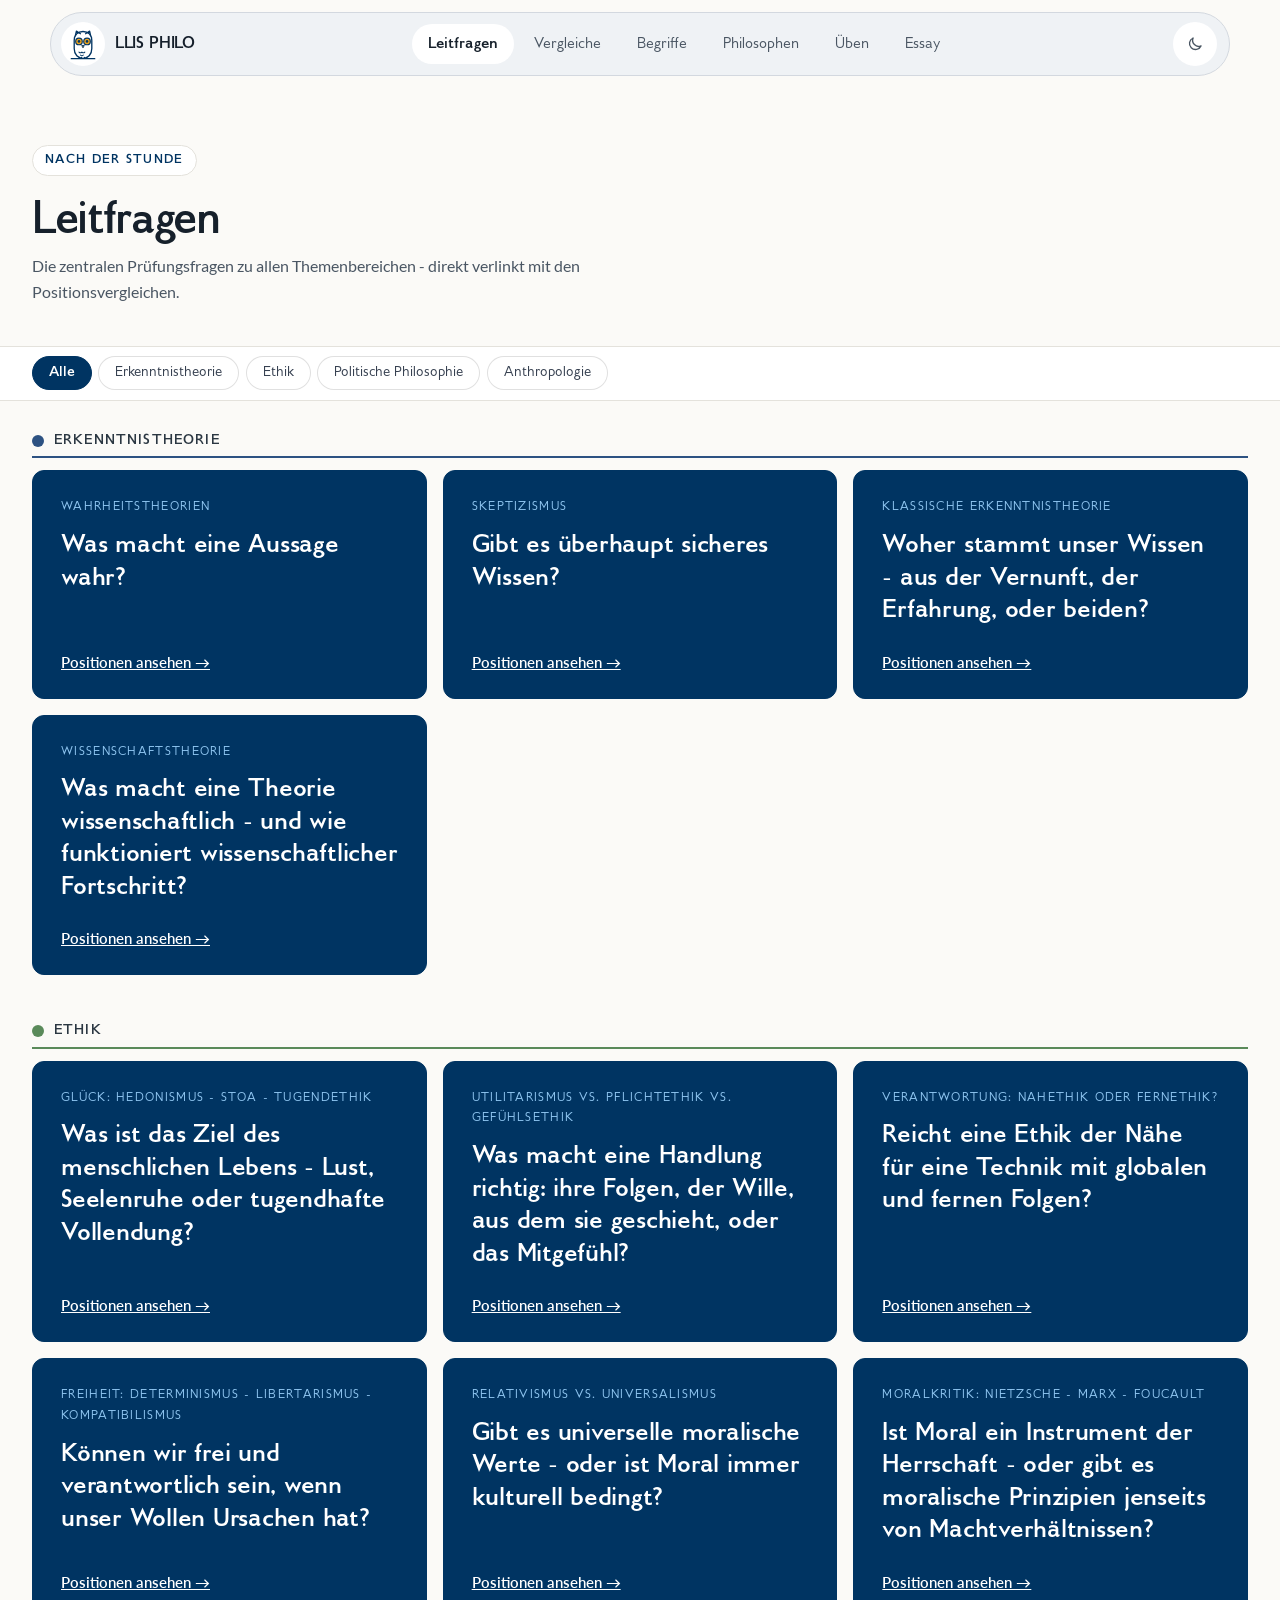
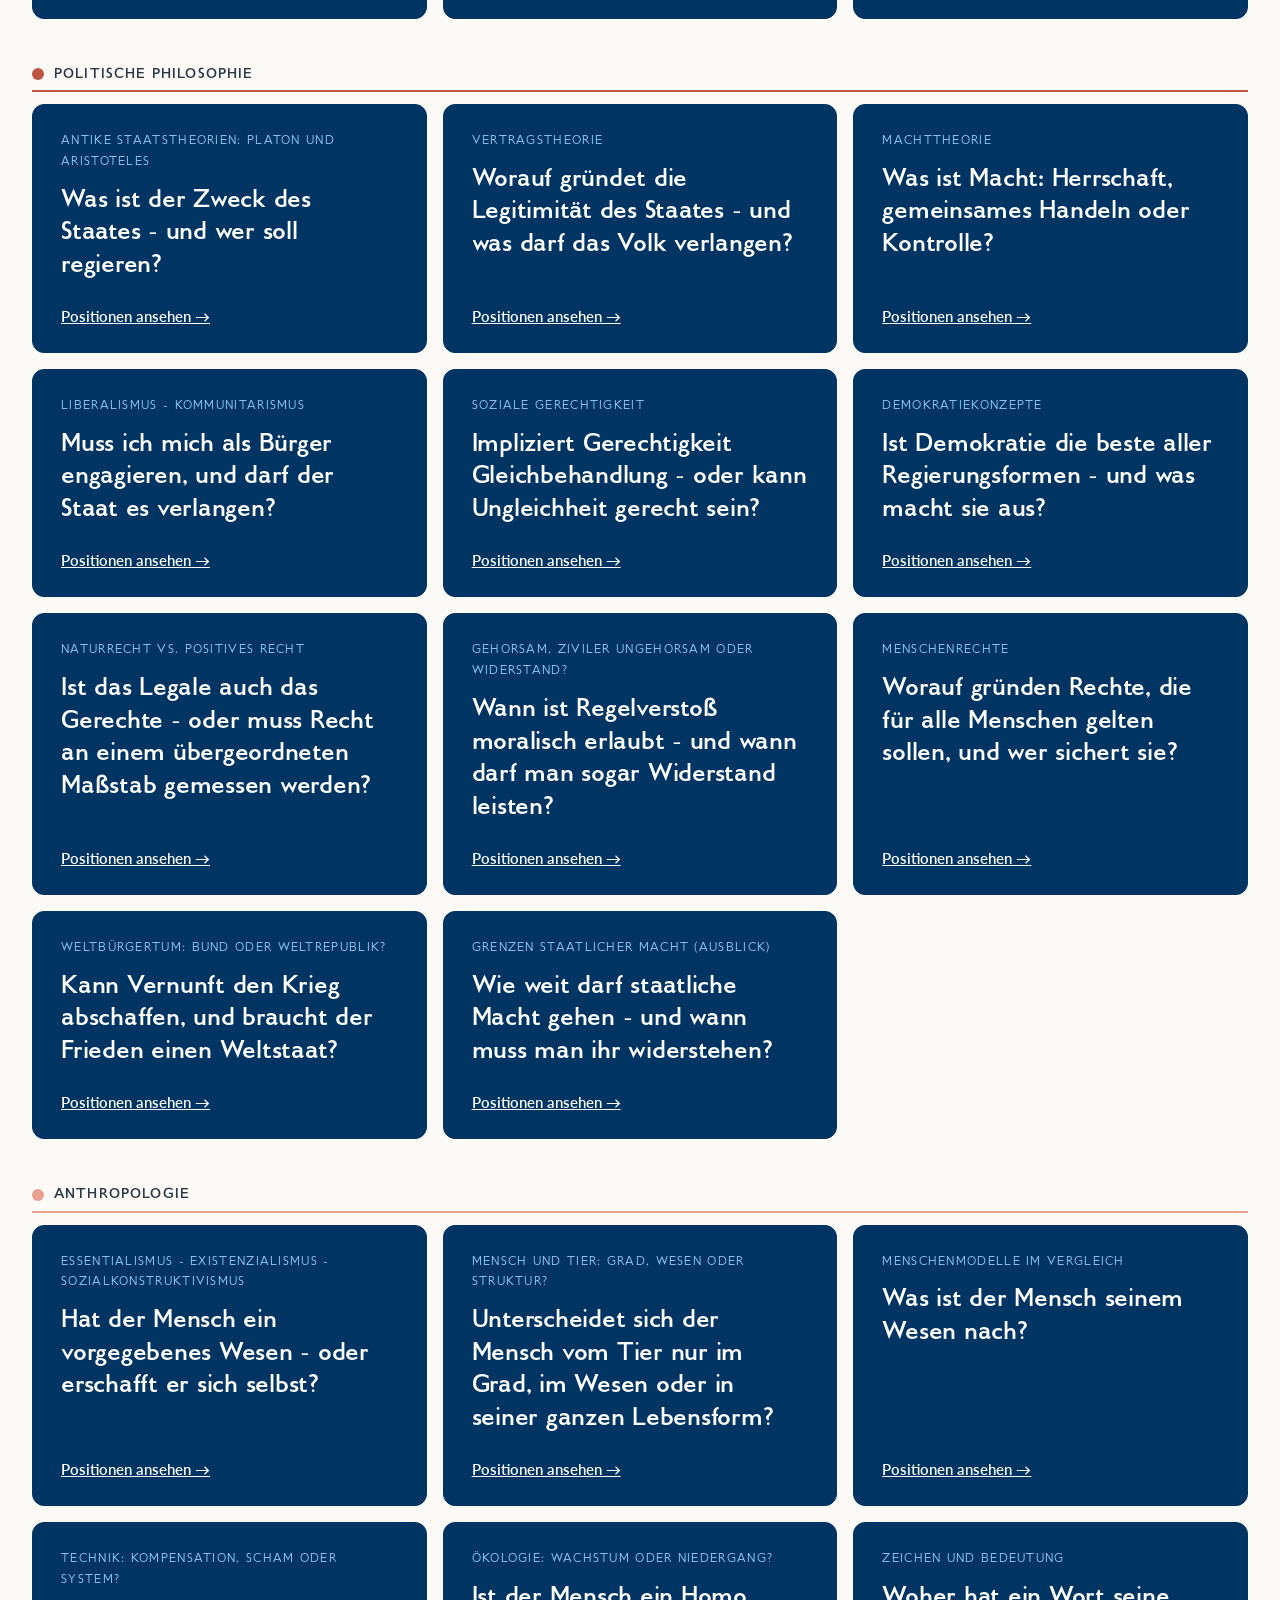
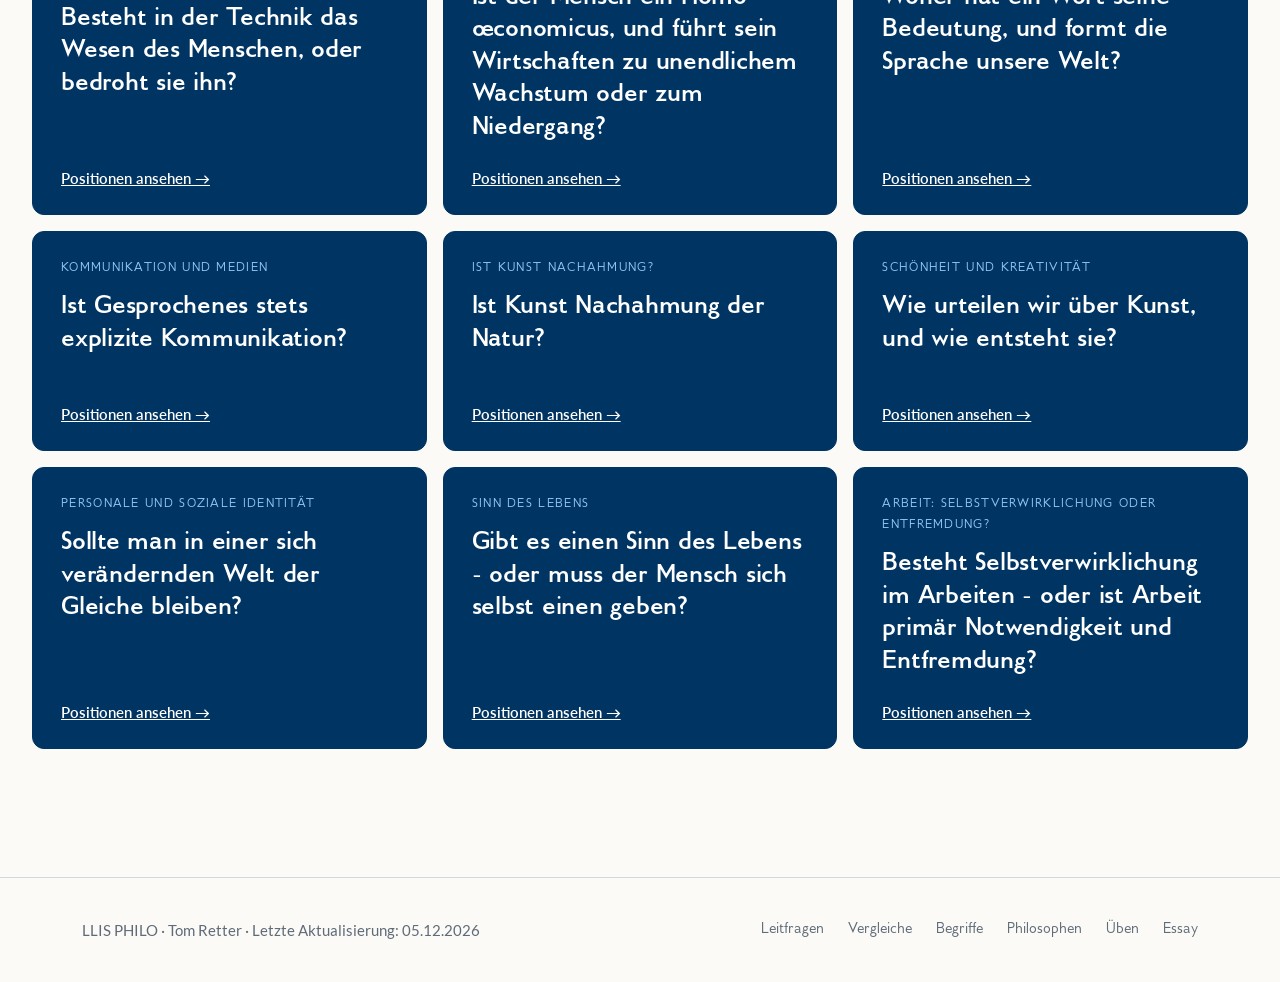
<file: leitfragen.html>
<!DOCTYPE html>
<html lang="de">
<head>
<link rel="preconnect" href="https://fonts.googleapis.com"><link href="https://fonts.googleapis.com/css2?family=Lato:ital,wght@0,400;0,700;1,400&display=swap" rel="stylesheet">
<script>/* Philo-CI: hell ist Standard */try{var _t=localStorage.getItem('philo-theme');if(_t!=='dark'){document.documentElement.classList.add('light');if(!_t)localStorage.setItem('philo-theme','light');}}catch(e){document.documentElement.classList.add('light');}</script>

<meta charset="UTF-8">
<meta name="viewport" content="width=device-width,initial-scale=1.0">
<title>LLIS PHILO - Leitfragen</title>
<style>
:root {
  --bg:#0f172a; --bg-2:#1e293b; --surface:#1e293b; --surface-2:#273548;
  --text:#f1f5f9; --text-2:#cbd5e1; --text-3:#94a3b8; --muted:#8A97A5;
  --border:rgba(255,255,255,.09); --border-2:rgba(255,255,255,.14);
  --nav-bg:rgba(15,23,42,.85);
  --accent:#003462; --accent-hover:#0B4A85;
  --accent-soft:rgba(0,52,98,.12); --accent-glow:rgba(0,52,98,.25);
  --font:-apple-system,BlinkMacSystemFont,"SF Pro Display","SF Pro Text","Helvetica Neue",system-ui,sans-serif;
  --serif:-apple-system,BlinkMacSystemFont,"SF Pro Display","Helvetica Neue",Georgia,serif;
  --r:10px; --rl:14px;
  --topnav-h:52px; --sidebar-w:220px;
  /* legacy aliases */
  --b:#f1f5f9; --bm:#94a3b8; --bl:rgba(255,255,255,.09); --ba:#8A97A5;
  --w:#1e293b; --br:rgba(255,255,255,.09);
  --gold:#fbbf24; --goldl:rgba(251,191,36,.12);
}
html.light {
  --bg:#ffffff; --bg-2:#f8fafc; --surface:#f8fafc; --surface-2:#f1f5f9;
  --text:#0f172a; --text-2:#1e293b; --text-3:#475569; --muted:#5F6B78;
  --border:rgba(0,0,0,.08); --border-2:rgba(0,0,0,.13);
  --nav-bg:rgba(255,255,255,.88);
  --accent:#003462; --accent-hover:#003462;
  --accent-soft:rgba(0,52,98,.1); --accent-glow:rgba(0,52,98,.2);
  --b:#0f172a; --bm:#475569; --bl:rgba(0,0,0,.08); --ba:#5F6B78;
  --w:#ffffff; --br:rgba(0,0,0,.08);
  --gold:#d97706; --goldl:rgba(217,119,6,.1);
}
*{box-sizing:border-box;margin:0;padding:0;}
body{padding-top:52px;font-family:var(--font);background:var(--bg);color:var(--text);font-size:17px;}












.lf-wrap{max-width:960px;margin:0 auto;padding:1.25rem;}
.lf-hero{background:linear-gradient(135deg,var(--b),var(--bm));color:#fff;
  border-radius:var(--rl);padding:1rem 1.25rem;margin-bottom:1.25rem;}
.lf-hero h1{font-size:20px;font-weight:600;margin-bottom:2px;}
.lf-hero p{font-size:16px;opacity:.85;}
.lf-sem{margin-bottom:1.5rem;}
.lf-sem-hdr{font-size:14.5px;font-weight:700;text-transform:uppercase;letter-spacing:.07em;
  padding:5px 0;margin-bottom:.6rem;border-bottom:2px solid;}
.lf-grid{display:grid;grid-template-columns:repeat(auto-fill,minmax(280px,1fr));gap:8px;}
.lf-card{background:var(--surface);border:1px solid var(--border);border-radius:var(--rl);padding:12px 14px;}
.lf-topic{font-size:13.5px;color:var(--muted);margin-bottom:5px;text-transform:uppercase;letter-spacing:.04em;}
.lf-q{font-size:16px;color:var(--text-2);font-style:italic;line-height:1.55;margin-bottom:8px;}
.lf-pos{font-size:14.5px;color:var(--muted);margin-bottom:7px;}
.lf-btn{font-size:15px;color:var(--bm);background:none;border:none;cursor:pointer;
  font-weight:600;padding:0;font-family:inherit;}
.lf-btn:hover{text-decoration:underline;}

.topnav{position:fixed;top:0;left:0;right:0;z-index:300;
  background:#1a1d24;height:48px;
  display:flex;align-items:center;padding:0 1rem;gap:.25rem;
  box-shadow:0 2px 10px rgba(26,29,36,.18);}
.topnav .brand{color:#fff;font-weight:700;font-size:15.5px;margin-right:.5rem;white-space:nowrap;flex-shrink:0;}
.topnav a{color:rgba(255,255,255,.65);text-decoration:none;font-size:15px;
  padding:4px 8px;border-radius:5px;transition:all .15s;white-space:nowrap;flex-shrink:0;}
.topnav a:hover{background:rgba(255,255,255,.12);color:#fff;}
.topnav a.active{background:rgba(255,255,255,.2);color:#fff;font-weight:600;}
.topnav .sp{flex:1;}


/* ── HAMBURGER MOBILE ── */
.topnav .nav-hamburger{display:none;background:rgba(255,255,255,.08);border:1px solid rgba(255,255,255,.15);color:rgba(255,255,255,.7);width:34px;height:34px;border-radius:8px;align-items:center;justify-content:center;cursor:pointer;flex-shrink:0;transition:background .15s;}
.topnav .nav-hamburger:hover{background:rgba(255,255,255,.15);color:#fff;}
html.light .topnav .nav-hamburger{background:rgba(0,0,0,.05);border-color:rgba(0,0,0,.1);color:var(--text-3);}
.topnav .nav-links{display:contents;}
@media(max-width:640px){
  .topnav .nav-hamburger{display:flex;}
  .topnav .nav-links{display:none;position:fixed;top:52px;left:0;right:0;background:var(--nav-bg,rgba(15,23,42,.95));backdrop-filter:saturate(180%) blur(20px);-webkit-backdrop-filter:saturate(180%) blur(20px);border-bottom:1px solid var(--border);flex-direction:column;padding:.5rem 1rem .75rem;gap:.25rem;z-index:299;}
  .topnav .nav-links.open{display:flex;}
  .topnav .nav-links a{font-size:17px;padding:10px 12px;border-radius:8px;width:100%;}
}
.ci-lvl{font-weight:400;color:var(--text-3,#5F6B78)}
</style>
<style>
/* ═══════════════════════════════════════════════
   NEW DESIGN SYSTEM - injected override
   ═══════════════════════════════════════════════ */

html.light {
  --bg:#ffffff; --bg-2:#f8fafc; --surface:#f8fafc; --surface-2:#f1f5f9;
  --text:#0f172a; --text-2:#1e293b; --text-3:#475569; --muted:#5F6B78;
  --border:rgba(0,0,0,.07); --border-2:rgba(0,0,0,.11);
  --nav-bg:rgba(255,255,255,.85);
  --accent:#003462; --accent-hover:#003462;
  --accent-soft:rgba(0,52,98,.1); --accent-glow:rgba(0,52,98,.2);
  --b:#0f172a; --bm:#475569; --bl:rgba(0,0,0,.07); --ba:#5F6B78;
  --w:#ffffff; --br:rgba(0,0,0,.07);
}

/* ── Base ─────────────────────────────────────── */
*, *::before, *::after { box-sizing:border-box; }
body {
  background:var(--bg) !important;
  color:var(--text) !important;
  font-family:var(--font) !important;
  padding-top:52px !important;
  -webkit-font-smoothing:antialiased;
}
html.light body { color:var(--text) !important; }

/* ── Nav ──────────────────────────────────────── */
.topnav {
  position:fixed !important; top:0 !important; left:0 !important; right:0 !important;
  z-index:300 !important; height:52px !important;
  background:var(--nav-bg) !important;
  backdrop-filter:saturate(180%) blur(20px) !important;
  -webkit-backdrop-filter:saturate(180%) blur(20px) !important;
  border-bottom:1px solid var(--border) !important;
  box-shadow:none !important;
  display:flex !important; align-items:center !important;
  padding:0 1.5rem !important; gap:.25rem !important;
}
.topnav .brand, .topnav .nav-home {
  color:var(--text) !important; font-weight:700 !important; font-size:16.5px !important;
  margin-right:1.25rem !important; white-space:nowrap !important;
  letter-spacing:-.02em !important; text-decoration:none !important;
  flex-shrink:0 !important;
}
.topnav .brand span, .topnav .nav-home span { color:var(--accent) !important; }
.topnav a {
  color:var(--text-3) !important; text-decoration:none !important; font-size:15.5px !important;
  padding:6px 11px !important; border-radius:6px !important;
  transition:background .15s,color .15s !important; font-weight:400 !important;
  white-space:nowrap !important; flex-shrink:0 !important;
}
.topnav a:hover { background:rgba(255,255,255,.07) !important; color:var(--text) !important; }
html.light .topnav a:hover { background:rgba(0,0,0,.05) !important; }
.topnav a.active {
  color:var(--accent) !important; font-weight:600 !important;
  background:var(--accent-soft) !important;
}
.topnav .sp { flex:1 !important; min-width:0 !important; }
.topnav .srch input {
  background:rgba(255,255,255,.07) !important; border:1px solid var(--border-2) !important;
  color:var(--text) !important; border-radius:8px !important;
  font-family:var(--font) !important;
}
.topnav .srch input:focus {
  background:var(--surface) !important; border-color:var(--accent) !important;
  box-shadow:0 0 0 3px var(--accent-soft) !important;
}
.topnav .srch input::placeholder { color:var(--muted) !important; }
html.light .topnav .srch input { background:rgba(0,0,0,.04) !important; }
.topnav .nav-print, .topnav button:not(.theme-toggle) {
  background:rgba(255,255,255,.07) !important; border:1px solid var(--border-2) !important;
  color:var(--text-3) !important; border-radius:6px !important; font-size:15.5px !important;
  font-family:var(--font) !important;
}
.theme-toggle {
  background:rgba(255,255,255,.08) !important; border:1px solid var(--border-2) !important;
  color:var(--text-3) !important; width:32px !important; height:32px !important;
  border-radius:8px !important; display:flex !important;
  align-items:center !important; justify-content:center !important;
  cursor:pointer !important; font-size:16.5px !important;
  transition:all .15s !important; flex-shrink:0 !important;
}
.theme-toggle:hover { background:rgba(255,255,255,.14) !important; }
html.light .theme-toggle {
  background:rgba(0,0,0,.05) !important; border-color:rgba(0,0,0,.1) !important;
}

/* ── Cards / surfaces ─────────────────────────── */
.pcard, .tile, .pc, .card, .bgcard, .htab,
.ptbl, .sidebar, .main .cbar {
  background:var(--surface) !important;
  border-color:var(--border) !important;
}
.pcard:hover { border-color:var(--border-2) !important; box-shadow:0 4px 20px rgba(0,0,0,.25) !important; }
.pcard.exp { border-color:var(--accent) !important; box-shadow:0 4px 16px var(--accent-soft) !important; }

/* ── Filter bars ──────────────────────────────── */
.filter-bar, .cbar, .lf-filter-bar {
  background:var(--surface) !important; border-color:var(--border) !important;
}
.fbtn, .nb, .vb {
  background:var(--surface) !important; border-color:var(--border-2) !important;
  color:var(--text-3) !important; font-family:var(--font) !important;
}
.fbtn:hover, .nb:hover { border-color:var(--accent) !important; color:var(--text) !important; background:rgba(255,255,255,.05) !important; }
.fbtn.on, .nb.on, .vb.on {
  background:var(--accent) !important; color:#fff !important;
  border-color:var(--accent) !important;
}
html.light .fbtn, html.light .nb, html.light .vb {
  background:var(--surface) !important; border-color:rgba(0,0,0,.12) !important; color:#374151 !important;
}

/* ── Text overrides ───────────────────────────── */
.pname, .tn { color:var(--text) !important; }
.pstroem, .pdates, .tp, .stl { color:var(--text-3) !important; }
.pmerk, .pbio, .pkonzept, .ptbl td { color:var(--text-2) !important; }
.pkernidee-lbl, .pkonzepte-lbl, .pmerksatz-lbl, .pquer-lbl,
.slbl, .shdr, .lbl { color:var(--muted) !important; }
.no-r { color:var(--muted) !important; }
.parr { color:var(--muted) !important; }

/* ── Highlight boxes ──────────────────────────── */
.pkernidee {
  background:rgba(0,52,98,.08) !important;
  border-left-color:var(--accent) !important;
  color:var(--text-2) !important;
}
.pmerksatz {
  background:rgba(34,197,94,.07) !important;
  border-left-color:#22c55e !important;
  color:#86efac !important;
}
html.light .pkernidee { background:#EEF3F8 !important; color:#003462 !important; }
html.light .pmerksatz { background:#f0fdf4 !important; color:#166534 !important; }

/* ── Sidebar (begriffe, vergleiche) ──────────────*/
.sidebar {
  background:var(--surface) !important;
  border-color:var(--border) !important;
}
.ni { color:var(--text-3) !important; }
.ni:hover { background:rgba(255,255,255,.05) !important; color:var(--text) !important; }
.ni.on { background:var(--accent-soft) !important; color:var(--accent) !important; border-left-color:var(--accent) !important; }
.fni { color:var(--text-3) !important; }
.fni:hover, .fni.on { background:rgba(234,179,8,.1) !important; color:#fbbf24 !important; border-left-color:#fbbf24 !important; }
.sb-sem-link { border-left-color:transparent !important; }
.sb-sem-link:hover { background:rgba(255,255,255,.05) !important; border-left-color:var(--accent) !important; }
.sb-sem-link.active { background:var(--accent-soft) !important; border-left-color:var(--accent) !important; }
.sb-sem-name { color:var(--text) !important; }
.sb-sem-sub { color:var(--muted) !important; }
.sb-sub-link { color:var(--text-3) !important; }
.sb-sub-link:hover, .sb-sub-link.active { color:var(--accent) !important; background:var(--accent-soft) !important; }
html.light .sidebar { background:#f8fafc !important; border-color:rgba(0,0,0,.08) !important; }
html.light .ni { color:#374151 !important; }
html.light .ni.on { background:rgba(0,52,98,.08) !important; color:#003462 !important; border-left-color:#003462 !important; }
html.light .sb-sem-name { color:#0f172a !important; }
html.light .sb-sub-link { color:#475569 !important; }

/* ── Vergleich table ──────────────────────────── */
.ptbl { border-color:var(--border) !important; }
.ptbl th { color:var(--text) !important; }
.ptbl th.rh { background:var(--surface-2) !important; color:var(--muted) !important; }
.ptbl td { color:var(--text-2) !important; border-color:rgba(255,255,255,.04) !important; }
.ptbl td.rl { background:var(--surface-2) !important; color:var(--muted) !important; border-right-color:var(--border) !important; }
.ptbl tr:hover td { background:rgba(255,255,255,.03) !important; }
.ptbl tr:hover td.rl { background:var(--surface-2) !important; }
.ptbl tbody tr:nth-child(even) td { background:rgba(255,255,255,.02) !important; }
.ptbl tbody tr:nth-child(even) td.rl { background:var(--surface-2) !important; }
.ptbl tbody tr:nth-child(even):hover td { background:rgba(255,255,255,.04) !important; }
/* Merksatz row in table */
.mr td { background:rgba(0,52,98,.12) !important; color:#C9D6E8 !important; border-top-color:var(--accent) !important; border-bottom-color:var(--accent) !important; }
.mr td.rl { background:rgba(0,52,98,.25) !important; color:#8EC5F0 !important; }
html.light .ptbl td { color:#1e293b !important; border-color:rgba(0,0,0,.06) !important; }
html.light .ptbl th.rh, html.light .ptbl td.rl { background:#f8fafc !important; color:#5F6B78 !important; }
html.light .ptbl tr:hover td { background:#f8fafc !important; }
html.light .mr td { background:#EEF3F8 !important; color:#92400e !important; }
html.light .mr td.rl { background:#C9D6E8 !important; color:#003462 !important; }

/* ── Hero/stats boxes (vergleiche) ───────────────*/
.hero {
  background:linear-gradient(135deg,rgba(15,23,42,1),rgba(30,41,59,1)) !important;
  border:1px solid var(--border) !important;
}
.stat { background:rgba(255,255,255,.08) !important; }
.stat .stn { color:var(--accent) !important; }
.htab { border:1px solid var(--border) !important; color:var(--text-2) !important; }
.htab h3 { color:var(--text) !important; }
.lf { background:rgba(255,255,255,.05) !important; border-left-color:var(--accent) !important; color:var(--text-2) !important; font-style:italic; }
html.light .hero { background:linear-gradient(135deg,#1e293b,#334155) !important; }
html.light .stat { background:rgba(255,255,255,.15) !important; }
html.light .htab { background:var(--surface) !important; }
html.light .lf { background:#EEF3F8 !important; border-left-color:#003462 !important; color:#003462 !important; }

/* ── Karteikarten ─────────────────────────────── */
.card-shell, .card-inner, .card-front, .card-back { border-color:var(--border) !important; }
.card-front { background:var(--surface) !important; }
.card-back { background:var(--surface-2) !important; }
.card-front-term { color:var(--text) !important; }
.card-back-body { color:var(--text-2) !important; }
.deck-btn, .ctrl-btn {
  background:var(--surface) !important; border:1px solid var(--border-2) !important;
  color:var(--text-2) !important; font-family:var(--font) !important;
}
.deck-btn:hover, .ctrl-btn:hover { border-color:var(--accent) !important; color:var(--text) !important; }
.deck-btn.active { background:var(--accent) !important; border-color:var(--accent) !important; color:#fff !important; }
.progress-bar { background:var(--border) !important; }
.progress-fill { background:var(--accent) !important; }

/* ── Begriffe article ─────────────────────────── */
.article-wrap, .entry, .bcard {
  background:var(--surface) !important; border-color:var(--border) !important;
}
.entry-title, .bcard-title, .art-h1, .art-h2 { color:var(--text) !important; }
.entry-body, .bcard-body { color:var(--text-2) !important; }
.tag-pill, .alpha-sb-link {
  background:var(--surface-2) !important; border-color:var(--border) !important;
  color:var(--text-3) !important;
}
.tag-pill:hover, .alpha-sb-link:hover, .alpha-sb-link.active {
  background:var(--accent-soft) !important; color:var(--accent) !important; border-color:var(--accent) !important;
}
html.light .entry, html.light .bcard, html.light .article-wrap {
  background:var(--surface) !important; border-color:rgba(0,0,0,.07) !important;
}

/* ── Leitfragen ───────────────────────────────── */
.qcard, .qblock, .qa-wrap {
  background:var(--surface) !important; border-color:var(--border) !important;
}
.qcard:hover { border-color:var(--accent) !important; }
.qcard-title { color:var(--text) !important; }
.qcard-body, .qa-body { color:var(--text-2) !important; }
.antwort, .answer-block {
  background:rgba(0,52,98,.07) !important;
  border-left:3px solid var(--accent) !important;
  color:var(--text-2) !important;
}
html.light .qcard, html.light .qblock { background:var(--surface) !important; }
html.light .antwort { background:#EEF3F8 !important; color:#003462 !important; }

/* ── Scrollbar ────────────────────────────────── */
::-webkit-scrollbar { width:5px; height:5px; }
::-webkit-scrollbar-track { background:transparent; }
::-webkit-scrollbar-thumb { background:var(--bg-3,#334155); border-radius:99px; }
html.light ::-webkit-scrollbar-thumb { background:#cbd5e1; }
</style>
<style>
/* ═══ DESIGN SYSTEM ═══════════════════════════════ */

*, *::before, *::after { box-sizing:border-box; }
html { scroll-behavior:smooth; }

body {
  background:var(--bg) !important;
  color:var(--text) !important;
  font-family:var(--font) !important;
  -webkit-font-smoothing:antialiased;
  -moz-osx-font-smoothing:grayscale;
}

/* ── NAV ── */
.topnav {
  position:fixed !important; top:0 !important; left:0 !important; right:0 !important;
  z-index:300 !important; height:52px !important;
  background:var(--nav-bg) !important;
  backdrop-filter:saturate(180%) blur(20px) !important;
  -webkit-backdrop-filter:saturate(180%) blur(20px) !important;
  border-bottom:1px solid var(--border) !important;
  box-shadow:none !important;
  display:flex !important; align-items:center !important;
  padding:0 1.5rem !important; gap:.2rem !important;
}
.topnav .brand, .topnav .nav-home {
  color:var(--text) !important; font-weight:700 !important; font-size:16.5px !important;
  margin-right:1.25rem !important; white-space:nowrap !important;
  letter-spacing:-.02em !important; text-decoration:none !important; flex-shrink:0 !important;
}
.topnav .brand span { color:var(--accent) !important; }
.topnav a {
  color:var(--text-3) !important; text-decoration:none !important; font-size:15.5px !important;
  padding:6px 10px !important; border-radius:6px !important;
  font-weight:400 !important; white-space:nowrap !important; flex-shrink:0 !important;
  transition:background .15s,color .15s !important;
}
.topnav a:hover { background:rgba(255,255,255,.07) !important; color:var(--text) !important; }
html.light .topnav a:hover { background:rgba(0,0,0,.05) !important; }
.topnav a.active { color:var(--accent) !important; font-weight:600 !important; background:var(--accent-soft) !important; }
.topnav .sp, .topnav .nav-sp { flex:1 !important; min-width:0 !important; }
.topnav .srch input, .topnav input {
  background:rgba(255,255,255,.07) !important; border:1px solid var(--border-2) !important;
  color:var(--text) !important; border-radius:8px !important; font-family:var(--font) !important;
}
.topnav .srch input::placeholder, .topnav input::placeholder { color:var(--muted) !important; }
.topnav .srch input:focus, .topnav input:focus {
  background:var(--surface) !important; border-color:var(--accent) !important;
  box-shadow:0 0 0 3px var(--accent-soft) !important; outline:none !important;
}
html.light .topnav .srch input, html.light .topnav input { background:rgba(0,0,0,.04) !important; }
.topnav .nav-print, .topnav .nb {
  background:rgba(255,255,255,.07) !important; border:1px solid var(--border-2) !important;
  color:var(--text-3) !important; border-radius:6px !important; font-family:var(--font) !important;
}

/* theme toggle */
.theme-toggle {
  background:rgba(255,255,255,.08) !important; border:1px solid var(--border-2) !important;
  color:var(--text-3) !important; width:32px !important; height:32px !important;
  border-radius:8px !important; display:flex !important; align-items:center !important;
  justify-content:center !important; cursor:pointer !important; font-size:16.5px !important;
  flex-shrink:0 !important; transition:all .15s !important;
}
.theme-toggle:hover { background:rgba(255,255,255,.14) !important; }
html.light .theme-toggle { background:rgba(0,0,0,.05) !important; border-color:rgba(0,0,0,.1) !important; }

/* ── PAGE HERO ── */
.page-hero {
  background:var(--bg);
  padding:3.5rem 2rem 2.5rem;
  position:relative; overflow:hidden;
  border-bottom:1px solid var(--border);
}
.page-hero::before {
  content:''; position:absolute; inset:0; pointer-events:none;
  background:radial-gradient(ellipse 70% 60% at 50% -10%, rgba(0,52,98,.14) 0%, transparent 60%);
}
.page-hero-inner { max-width:1100px; margin:0 auto; position:relative; }
.page-hero-badge {
  display:inline-flex; align-items:center; gap:6px;
  background:var(--accent-soft); border:1px solid rgba(0,52,98,.28);
  color:var(--accent); font-size:14.5px; font-weight:700; letter-spacing:.08em;
  text-transform:uppercase; padding:4px 12px; border-radius:99px; margin-bottom:1.25rem;
}
.page-hero h1 {
  font-size:clamp(1.8rem,4vw,3rem); font-weight:700; letter-spacing:-.03em;
  line-height:1.1; color:var(--text); margin-bottom:.75rem;
}
.page-hero p {
  font-size:1rem; color:var(--text-3); max-width:560px; line-height:1.65;
}

/* ── CARDS / SURFACES ── */
.pcard, .lf-card, .tile, .pc, .qcard, .bcard, .htab, .pgrid .pcard {
  background:var(--surface) !important;
  border-color:var(--border) !important;
  color:var(--text-2) !important;
}
.pcard:hover, .lf-card:hover, .tile:hover {
  border-color:var(--accent) !important;
  box-shadow:0 4px 20px rgba(0,0,0,.3) !important;
}
.pcard.exp { border-color:var(--accent) !important; box-shadow:0 4px 16px var(--accent-soft) !important; }

/* ── FILTER BARS ── */
.filter-bar, .cbar, .lf-filter-bar {
  background:var(--surface) !important; border-color:var(--border) !important;
}
.fbtn, .vb {
  background:rgba(255,255,255,.05) !important; border-color:var(--border-2) !important;
  color:var(--text-3) !important; font-family:var(--font) !important;
  transition:all .15s !important;
}
.fbtn:hover, .vb:hover { border-color:var(--accent) !important; color:var(--text) !important; }
.fbtn.on, .vb.on { background:var(--accent) !important; color:#fff !important; border-color:var(--accent) !important; }
html.light .fbtn, html.light .vb { background:#fff !important; border-color:rgba(0,0,0,.12) !important; color:#374151 !important; }

/* ── TYPOGRAPHY ── */
.pname, .tn, .lf-card h3, .qcard-title { color:var(--text) !important; }
.pstroem, .pdates, .tp { color:var(--text-3) !important; }
.pkonzept, .pbio { color:var(--text-2) !important; }
.pkernidee-lbl, .pkonzepte-lbl, .pmerksatz-lbl, .pquer-lbl,
.slbl, .lbl { color:var(--muted) !important; font-family:var(--font) !important; }
.no-r { color:var(--muted) !important; }
.parr { color:var(--muted) !important; }

/* ── HIGHLIGHT BOXES ── */
.pkernidee {
  background:rgba(0,52,98,.08) !important; border-left-color:var(--accent) !important;
  color:var(--text-2) !important; border-radius:0 8px 8px 0 !important;
}
.pmerksatz {
  background:rgba(34,197,94,.07) !important; border-left-color:#22c55e !important;
  color:#86efac !important; border-radius:0 8px 8px 0 !important;
}
html.light .pkernidee { background:#EEF3F8 !important; color:#003462 !important; }
html.light .pmerksatz { background:#f0fdf4 !important; color:#166534 !important; }

/* ── LEITFRAGEN ── */
.lf-wrap { max-width:1100px !important; margin:0 auto !important; padding:2rem !important; }
.lf-hero { display:none !important; } /* replaced by page-hero */
.lf-sem-hdr {
  font-size:14.5px !important; font-weight:700 !important; text-transform:uppercase !important;
  letter-spacing:.08em !important; padding:4px 0 !important; margin-bottom:.75rem !important;
  border-bottom-width:2px !important; border-bottom-style:solid !important;
  font-family:var(--font) !important; opacity:1 !important;
}
.lf-card {
  background:var(--surface) !important; border:1px solid var(--border) !important;
  border-radius:12px !important; padding:1.1rem 1.25rem !important;
  transition:border-color .15s, box-shadow .15s !important;
}
.lf-card:hover { border-color:var(--accent) !important; box-shadow:0 4px 20px rgba(0,0,0,.25) !important; }
.lf-topic { color:var(--muted) !important; font-size:13.5px !important; }
.lf-q { color:var(--text) !important; font-size:17px !important; font-style:normal !important; font-weight:500 !important; line-height:1.5 !important; }
.lf-pos { color:var(--text-3) !important; font-size:14.5px !important; }
.lf-btn { color:var(--accent) !important; font-size:15.5px !important; font-weight:600 !important; font-family:var(--font) !important; }
.lf-btn:hover { opacity:.8 !important; text-decoration:none !important; }
.lf-sem { margin-bottom:2.5rem !important; }
.lf-grid { gap:12px !important; }

/* ── PHILOSOPHEN ── */
.pexp { border-top-color:var(--border) !important; }
.pquer-chips .qchip { transition:all .15s !important; }

/* ── VERGLEICHE sidebar + layout ── */
.layout { height:calc(100vh - 52px) !important; }
.sidebar {
  top:52px !important; height:calc(100vh - 52px) !important;
  background:var(--surface) !important; border-right-color:var(--border) !important;
}
.sidebar::-webkit-scrollbar-thumb { background:var(--surface-2) !important; }
.ni { color:var(--text-3) !important; font-family:var(--font) !important; }
.ni:hover { background:rgba(255,255,255,.05) !important; color:var(--text) !important; }
.ni.on { background:var(--accent-soft) !important; color:var(--accent) !important; border-left-color:var(--accent) !important; }
.fni { color:var(--text-3) !important; }
.fni:hover, .fni.on { background:var(--goldl) !important; color:var(--gold) !important; border-left-color:var(--gold) !important; }
.nd { opacity:.7 !important; }
.slbl { color:var(--muted) !important; font-size:11.5px !important; }
.cbar { background:var(--surface) !important; border-bottom-color:var(--border) !important; }
.cnt { background:var(--bg) !important; }
.hero {
  background:linear-gradient(135deg,var(--bg-2),var(--surface-2)) !important;
  border:1px solid var(--border) !important;
}
.stat { background:rgba(255,255,255,.07) !important; }
.stat .stn { color:var(--accent) !important; }
.htab { border:1px solid var(--border) !important; }
.htab h3 { color:var(--text) !important; }
.lf { background:var(--accent-soft) !important; border-left-color:var(--accent) !important; color:var(--text-2) !important; }
.tile { background:var(--surface) !important; border-color:var(--border) !important; }
.tile:hover { border-color:var(--accent) !important; }
.tn { color:var(--text) !important; }
.tp { color:var(--muted) !important; }
.thdr h2 { color:var(--text) !important; }
.sbdg { opacity:.9 !important; }

/* ── VERGLEICHE TABLE ── */
.ptbl { border-color:var(--border) !important; background:var(--surface) !important; }
.ptbl th { color:var(--text) !important; }
.ptbl th.rh { background:var(--surface-2) !important; color:var(--muted) !important; }
.ptbl td { color:var(--text-2) !important; border-top-color:rgba(255,255,255,.04) !important; }
.ptbl td.rl { background:var(--surface-2) !important; color:var(--muted) !important; border-right-color:var(--border) !important; }
.ptbl tr:hover td { background:rgba(255,255,255,.03) !important; }
.ptbl tr:hover td.rl { background:var(--surface-2) !important; }
.ptbl tbody tr:nth-child(even) td { background:rgba(255,255,255,.02) !important; }
.ptbl tbody tr:nth-child(even) td.rl { background:var(--surface-2) !important; }
.mr td { background:rgba(0,52,98,.1) !important; color:#C9D6E8 !important; border-top-color:var(--accent) !important; border-bottom-color:var(--accent) !important; }
.mr td.rl { background:rgba(0,52,98,.2) !important; color:#8EC5F0 !important; }
.pc { background:var(--surface) !important; border-color:var(--border) !important; }

html.light .ptbl { background:#fff !important; }
html.light .ptbl th.rh, html.light .ptbl td.rl { background:#f8fafc !important; color:#5F6B78 !important; }
html.light .ptbl td { color:#1e293b !important; border-top-color:rgba(0,0,0,.05) !important; }
html.light .ptbl tr:hover td { background:#f8fafc !important; }
html.light .mr td { background:#EEF3F8 !important; color:#92400e !important; }
html.light .mr td.rl { background:#C9D6E8 !important; color:#003462 !important; }

/* ── BEGRIFFE sidebar ── */
.sb-sem-link { border-left-color:transparent !important; }
.sb-sem-link:hover { background:rgba(255,255,255,.05) !important; border-left-color:var(--accent) !important; }
.sb-sem-link.active { background:var(--accent-soft) !important; border-left-color:var(--accent) !important; }
.sb-sem-name { color:var(--text) !important; }
.sb-sem-sub { color:var(--muted) !important; }
.sb-sub-link { color:var(--text-3) !important; }
.sb-sub-link:hover, .sb-sub-link.active { color:var(--accent) !important; background:var(--accent-soft) !important; border-left-color:var(--accent) !important; }
.alpha-sb-link { background:var(--surface-2) !important; border-color:var(--border) !important; color:var(--text-3) !important; }
.alpha-sb-link:hover, .alpha-sb-link.active { background:var(--accent-soft) !important; color:var(--accent) !important; border-color:var(--accent) !important; }
html.light .sb-sem-name { color:#0f172a !important; }
html.light .sb-sub-link { color:#475569 !important; }
html.light .ni { color:#374151 !important; }
html.light .ni.on { background:rgba(0,52,98,.08) !important; color:#003462 !important; border-left-color:#003462 !important; }

/* ── KARTEIKARTEN ── */
.deck-btn, .ctrl-btn, .mode-btn {
  background:var(--surface) !important; border:1px solid var(--border-2) !important;
  color:var(--text-2) !important; font-family:var(--font) !important;
}
.deck-btn:hover, .ctrl-btn:hover { border-color:var(--accent) !important; color:var(--text) !important; }
.deck-btn.active, .mode-btn.active { background:var(--accent) !important; border-color:var(--accent) !important; color:#fff !important; }
.progress-bar { background:var(--border) !important; }
.progress-fill { background:var(--accent) !important; }

/* ── BEGRIFFE entries ── */
.entry, .bcard, .article-wrap {
  background:var(--surface) !important; border-color:var(--border) !important;
}
.entry-title, .bcard-title, .art-h1 { color:var(--text) !important; }
.entry-body, .bcard-body { color:var(--text-2) !important; }

/* ── SCROLLBAR ── */
::-webkit-scrollbar { width:5px; height:5px; }
::-webkit-scrollbar-track { background:transparent; }
::-webkit-scrollbar-thumb { background:var(--surface-2); border-radius:99px; }
html.light ::-webkit-scrollbar-thumb { background:#cbd5e1; }
</style>
<style>
.version-badge {
  position:fixed; bottom:1rem; right:1rem; z-index:500;
  background:rgba(15,23,42,.75); backdrop-filter:blur(10px);
  -webkit-backdrop-filter:blur(10px);
  border:1px solid rgba(255,255,255,.1);
  color:#8A97A5; font-size:13px; font-weight:600;
  letter-spacing:.06em; padding:4px 10px; border-radius:99px;
  pointer-events:none; user-select:none;
}
html.light .version-badge {
  background:rgba(255,255,255,.85); border-color:rgba(0,0,0,.08); color:#5F6B78;
}
</style>
<link rel="stylesheet" href="philo-ci.css">
<style id="owl-anim">
.ci-logo .owl,.ci-logo .owl-eyes,.ci-logo .owl-pupils{transform-box:view-box}
.ci-logo .owl{transform-origin:60px 100px}
.ci-logo .owl-eyes{transform-origin:60px 53px}
a:hover .ci-logo .owl,a:focus-visible .ci-logo .owl{animation:owl-tilt 1.1s ease-in-out}
a:hover .ci-logo .owl-eyes,a:focus-visible .ci-logo .owl-eyes{animation:owl-blink 1.1s ease-in-out}
a:hover .ci-logo .owl-pupils,a:focus-visible .ci-logo .owl-pupils{animation:owl-look 1.1s ease-in-out}
@keyframes owl-tilt{0%,100%{transform:rotate(0)}25%{transform:rotate(-9deg)}55%{transform:rotate(7deg)}80%{transform:rotate(-2deg)}}
@keyframes owl-blink{0%,38%,50%,100%{transform:scaleY(1)}44%{transform:scaleY(.12)}}
@keyframes owl-look{0%,100%{transform:translate(0,0)}20%,35%{transform:translate(-3px,0)}60%,75%{transform:translate(3px,-1px)}}
@media (prefers-reduced-motion:reduce){a .ci-logo *{animation:none!important}}
</style>
</head>
<body>
<nav class="topnav"><a class="brand" href="index.html" aria-label="Startseite"><svg class="ci-logo" viewBox="0 0 120 120" aria-hidden="true"><circle cx="60" cy="60" r="60" fill="#FFFFFF"/><g class="owl"><g fill="none" stroke="#003462" stroke-width="3.6" stroke-linecap="round" stroke-linejoin="round"><path d="M36 50c0-15 10-24 24-24s24 9 24 24v22c0 17-11 27-24 27S36 89 36 72Z"/><path d="M39 38l3-13 11 7M81 38l-3-13-11 7"/><path d="M49 82c2.5 2.5 5.5 2.5 8 0 2.5 2.5 5.5 2.5 8 0M53 90c2.5 2.5 5.5 2.5 8 0" stroke-width="2.8"/><path d="M28 100h64"/><path d="M50 99v-3M56 99v-3M64 99v-3M70 99v-3" stroke-width="2.8"/></g><g class="owl-eyes"><circle cx="49" cy="53" r="9" fill="#F2A516" stroke="#003462" stroke-width="3.2"/><circle cx="71" cy="53" r="9" fill="#F2A516" stroke="#003462" stroke-width="3.2"/><g class="owl-pupils"><circle cx="49" cy="53" r="3.6" fill="#003462"/><circle cx="71" cy="53" r="3.6" fill="#003462"/></g></g><path d="M56.5 64h7L60 70.5Z" fill="#F2A516" stroke="#003462" stroke-width="2.4" stroke-linejoin="round"/></g></svg><b>LLIS PHILO</b></a><div class="nav-links" id="navLinks"><a href="leitfragen.html" class="active">Leitfragen</a><a href="vergleiche.html" class="">Vergleiche</a><a href="begriffe.html" class="">Begriffe</a><a href="philosophen.html" class="">Philosophen</a><a href="uebung.html" class="">Üben</a><a href="essay.html" class="">Essay</a></div><span class="sp"></span><button class="theme-toggle" onclick="window.print()" title="Drucken" aria-label="Drucken"><svg width="17" height="17" viewBox="0 0 24 24" fill="none" stroke="currentColor" stroke-width="1.8" stroke-linecap="round" stroke-linejoin="round"><path d="M7 9V3h10v6M7 18H4v-7a2 2 0 0 1 2-2h12a2 2 0 0 1 2 2v7h-3"/><path d="M7 14h10v7H7Z"/></svg></button><button class="theme-toggle" id="themeBtn" title="Hell/Dunkel" aria-label="Hell/Dunkel wechseln" aria-pressed="false"><svg width="18" height="18" viewBox="0 0 24 24" aria-hidden="true"><path d="M20 14.5A8 8 0 0 1 9.5 4 8 8 0 1 0 20 14.5Z" fill="none" stroke="currentColor" stroke-width="1.8" stroke-linecap="round" stroke-linejoin="round"/></svg></button><button class="nav-hamburger" id="navHamburger" aria-label="Menü öffnen" aria-expanded="false" aria-controls="navLinks"><svg width="18" height="18" viewBox="0 0 24 24" fill="none" stroke="currentColor" stroke-width="1.8" stroke-linecap="round"><path d="M4 7h16M4 12h16M4 17h16"/></svg></button></nav>
<div class="page-hero">
  <div class="page-hero-inner">
    <div class="page-hero-badge">Nach der Stunde</div>
    <h1>Leitfragen</h1>
    <p>Die zentralen Prüfungsfragen zu allen Themenbereichen - direkt verlinkt mit den Positionsvergleichen.</p>
  </div>
</div>
<div class="lf-filter-bar" id="lfFilterBar" role="group" aria-label="Themenfeld filtern"><div class="lf-fscroll">
  <button class="fbtn on" aria-pressed="true" onclick="filterLF(null,this)">Alle</button>
  <button class="fbtn" aria-pressed="false" onclick="filterLF('Erkenntnistheorie',this)">Erkenntnistheorie</button>
  <button class="fbtn" aria-pressed="false" onclick="filterLF('Ethik',this)">Ethik</button>
  <button class="fbtn" aria-pressed="false" onclick="filterLF('Politische Philosophie',this)">Politische Philosophie</button>
  <button class="fbtn" aria-pressed="false" onclick="filterLF('Anthropologie',this)">Anthropologie</button>
</div></div>
<div class="lf-wrap">
  <div class="lf-hero"><h1>Leitfragen</h1>
    <p>Die zentralen Fragen zu allen 22 Themen - direkt zur Vergleichstabelle verlinkt.</p>
  </div>
  <div class="lf-sem" data-thema="Erkenntnistheorie"><div class="lf-sem-hdr">Erkenntnistheorie</div><div class="lf-grid"><div class="lf-card">
  <div class="lf-topic">Wahrheitstheorien</div>
  <div class="lf-q">Was macht eine Aussage wahr?</div>
  <div class="lf-pos">Aristoteles - Korrespondenztheorie · Neurath - Kohärenztheorie · Peirce und Habermas - Konsenstheorie</div>
  <a class="lf-btn" href="vergleiche.html?id=wahrheit">Positionen ansehen →</a>
</div><div class="lf-card">
  <div class="lf-topic">Skeptizismus</div>
  <div class="lf-q">Gibt es überhaupt sicheres Wissen?</div>
  <div class="lf-pos">Sextus Empiricus - Pyrrhonische Skepsis · Descartes - Methodischer Zweifel · Hume - Gemilderter Skeptizismus · Popper - Fallibilismus</div>
  <a class="lf-btn" href="vergleiche.html?id=skeptizismus">Positionen ansehen →</a>
</div><div class="lf-card">
  <div class="lf-topic">Klassische Erkenntnistheorie</div>
  <div class="lf-q">Woher stammt unser Wissen - aus der Vernunft, der Erfahrung, oder beiden?</div>
  <div class="lf-pos">Descartes - Rationalismus · Locke und Hume - Empirismus · Kant - Kritizismus</div>
  <a class="lf-btn" href="vergleiche.html?id=rationalismus">Positionen ansehen →</a>
</div><div class="lf-card">
  <div class="lf-topic">Wissenschaftstheorie</div>
  <div class="lf-q">Was macht eine Theorie wissenschaftlich - und wie funktioniert wissenschaftlicher Fortschritt?</div>
  <div class="lf-pos">Wiener Kreis (Reichenbach, Carnap) - Logischer Empirismus · Popper - Falsifikationismus · Kuhn - Paradigmentheorie · Feyerabend - Methodenanarchismus</div>
  <a class="lf-btn" href="vergleiche.html?id=wissenschaft">Positionen ansehen →</a>
</div></div></div><div class="lf-sem" data-thema="Ethik"><div class="lf-sem-hdr">Ethik</div><div class="lf-grid"><div class="lf-card">
  <div class="lf-topic">Glück: Hedonismus - Stoa - Tugendethik</div>
  <div class="lf-q">Was ist das Ziel des menschlichen Lebens - Lust, Seelenruhe oder tugendhafte Vollendung?</div>
  <div class="lf-pos">Epikur - Hedonismus: Glück als Lust · Epiktet, Seneca - Stoa: Glück als Freiheit · Aristoteles - Tugendethik: Glück als Tätigsein</div>
  <a class="lf-btn" href="vergleiche.html?id=hedonismus">Positionen ansehen →</a>
</div><div class="lf-card">
  <div class="lf-topic">Utilitarismus vs. Pflichtethik vs. Gefühlsethik</div>
  <div class="lf-q">Was macht eine Handlung richtig: ihre Folgen, der Wille, aus dem sie geschieht, oder das Mitgefühl?</div>
  <div class="lf-pos">Kant - Pflichtethik (Deontologie) · Bentham - Quantitativer Utilitarismus · Mill - Qualitativer Utilitarismus · Singer - Präferenzutilitarismus · Hume, Smith - Gefühlsethik (Sentimentalismus)</div>
  <a class="lf-btn" href="vergleiche.html?id=utilitarismus">Positionen ansehen →</a>
</div><div class="lf-card">
  <div class="lf-topic">Verantwortung: Nahethik oder Fernethik?</div>
  <div class="lf-q">Reicht eine Ethik der Nähe für eine Technik mit globalen und fernen Folgen?</div>
  <div class="lf-pos">Kant - Nahethik · Jonas - Fernethik</div>
  <a class="lf-btn" href="vergleiche.html?id=verantwortung">Positionen ansehen →</a>
</div><div class="lf-card">
  <div class="lf-topic">Freiheit: Determinismus - Libertarismus - Kompatibilismus</div>
  <div class="lf-q">Können wir frei und verantwortlich sein, wenn unser Wollen Ursachen hat?</div>
  <div class="lf-pos">Laplace, Roth (bei Nagel) - Harter Determinismus · Keil - Libertarismus · Hume, Bieri, Frankfurt - Kompatibilismus</div>
  <a class="lf-btn" href="vergleiche.html?id=freiheit">Positionen ansehen →</a>
</div><div class="lf-card">
  <div class="lf-topic">Relativismus vs. Universalismus</div>
  <div class="lf-q">Gibt es universelle moralische Werte - oder ist Moral immer kulturell bedingt?</div>
  <div class="lf-pos">Herodot, Feyerabend - Moralischer Relativismus · Pieper, Nussbaum - Universalismus</div>
  <a class="lf-btn" href="vergleiche.html?id=relativismus">Positionen ansehen →</a>
</div><div class="lf-card">
  <div class="lf-topic">Moralkritik: Nietzsche - Marx - Foucault</div>
  <div class="lf-q">Ist Moral ein Instrument der Herrschaft - oder gibt es moralische Prinzipien jenseits von Machtverhältnissen?</div>
  <div class="lf-pos">Nietzsche - Genealogie der Moral · Marx - Ideologiekritik · Foucault - Disziplin und Normalisierung</div>
  <a class="lf-btn" href="vergleiche.html?id=moralkritik">Positionen ansehen →</a>
</div></div></div><div class="lf-sem" data-thema="Politische Philosophie"><div class="lf-sem-hdr">Politische Philosophie</div><div class="lf-grid"><div class="lf-card">
  <div class="lf-topic">Antike Staatstheorien: Platon und Aristoteles</div>
  <div class="lf-q">Was ist der Zweck des Staates - und wer soll regieren?</div>
  <div class="lf-pos">Platon - Herrschaft der Weisesten · Aristoteles - Teilhabe vieler Bürger</div>
  <a class="lf-btn" href="vergleiche.html?id=platon">Positionen ansehen →</a>
</div><div class="lf-card">
  <div class="lf-topic">Vertragstheorie</div>
  <div class="lf-q">Worauf gründet die Legitimität des Staates - und was darf das Volk verlangen?</div>
  <div class="lf-pos">Hobbes - Sicherheit durch ungeteilte Macht · Locke - Begrenzte Macht als Treuhand · Rousseau - Freiheit durch Volkssouveränität</div>
  <a class="lf-btn" href="vergleiche.html?id=vertragstheorie">Positionen ansehen →</a>
</div><div class="lf-card">
  <div class="lf-topic">Machttheorie</div>
  <div class="lf-q">Was ist Macht: Herrschaft, gemeinsames Handeln oder Kontrolle?</div>
  <div class="lf-pos">Weber - Macht als Herrschaft und Legitimität · Arendt - Macht als gemeinsames Handeln · Machiavelli - Macht als Kontrolle und Strategie</div>
  <a class="lf-btn" href="vergleiche.html?id=machttheorie">Positionen ansehen →</a>
</div><div class="lf-card">
  <div class="lf-topic">Liberalismus - Kommunitarismus</div>
  <div class="lf-q">Muss ich mich als Bürger engagieren, und darf der Staat es verlangen?</div>
  <div class="lf-pos">Mill - Liberalismus · Sandel, Etzioni - Kommunitarismus · Walzer - Realistischer Einwand</div>
  <a class="lf-btn" href="vergleiche.html?id=liberalismus">Positionen ansehen →</a>
</div><div class="lf-card">
  <div class="lf-topic">Soziale Gerechtigkeit</div>
  <div class="lf-q">Impliziert Gerechtigkeit Gleichbehandlung - oder kann Ungleichheit gerecht sein?</div>
  <div class="lf-pos">Rawls - Liberaler Egalitarismus · Nozick - Libertarismus</div>
  <a class="lf-btn" href="vergleiche.html?id=sozgerechtigkeit">Positionen ansehen →</a>
</div><div class="lf-card">
  <div class="lf-topic">Demokratiekonzepte</div>
  <div class="lf-q">Ist Demokratie die beste aller Regierungsformen - und was macht sie aus?</div>
  <div class="lf-pos">Tocqueville - Gefahren für die Freiheit · Schumpeter - Demokratie als Verfahren · Arendt - Demokratie als Beteiligung</div>
  <a class="lf-btn" href="vergleiche.html?id=demokratie">Positionen ansehen →</a>
</div><div class="lf-card">
  <div class="lf-topic">Naturrecht vs. Positives Recht</div>
  <div class="lf-q">Ist das Legale auch das Gerechte - oder muss Recht an einem übergeordneten Maßstab gemessen werden?</div>
  <div class="lf-pos">Kelsen - Rechtspositivismus · Strauss - Naturrecht</div>
  <a class="lf-btn" href="vergleiche.html?id=naturrecht">Positionen ansehen →</a>
</div><div class="lf-card">
  <div class="lf-topic">Gehorsam, ziviler Ungehorsam oder Widerstand?</div>
  <div class="lf-q">Wann ist Regelverstoß moralisch erlaubt - und wann darf man sogar Widerstand leisten?</div>
  <div class="lf-pos">Hoerster - Pflicht zum Rechtsgehorsam · Habermas - Ziviler Ungehorsam · Spaemann - Widerstandsrecht</div>
  <a class="lf-btn" href="vergleiche.html?id=widerstand">Positionen ansehen →</a>
</div><div class="lf-card">
  <div class="lf-topic">Menschenrechte</div>
  <div class="lf-q">Worauf gründen Rechte, die für alle Menschen gelten sollen, und wer sichert sie?</div>
  <div class="lf-pos">Kant - Vernunft · Arendt - Zugehörigkeit · Habermas - Diskurs · Rorty - Gefühl</div>
  <a class="lf-btn" href="vergleiche.html?id=menschenrechte">Positionen ansehen →</a>
</div><div class="lf-card">
  <div class="lf-topic">Weltbürgertum: Bund oder Weltrepublik?</div>
  <div class="lf-q">Kann Vernunft den Krieg abschaffen, und braucht der Frieden einen Weltstaat?</div>
  <div class="lf-pos">Kant - Friedensbund freier Staaten · Höffe - Föderale Staatenrepublik</div>
  <a class="lf-btn" href="vergleiche.html?id=weltbuergertum">Positionen ansehen →</a>
</div><div class="lf-card">
  <div class="lf-topic">Grenzen staatlicher Macht (Ausblick)</div>
  <div class="lf-q">Wie weit darf staatliche Macht gehen - und wann muss man ihr widerstehen?</div>
  <div class="lf-pos">Bakunin - Anarchismus · Nozick - Libertarismus · Pettit - Republikanismus</div>
  <a class="lf-btn" href="vergleiche.html?id=grenzen">Positionen ansehen →</a>
</div></div></div><div class="lf-sem" data-thema="Anthropologie"><div class="lf-sem-hdr">Anthropologie</div><div class="lf-grid"><div class="lf-card">
  <div class="lf-topic">Essentialismus - Existenzialismus - Sozialkonstruktivismus</div>
  <div class="lf-q">Hat der Mensch ein vorgegebenes Wesen - oder erschafft er sich selbst?</div>
  <div class="lf-pos">Aristoteles - Essentialismus · Sartre - Existenzialismus · Beauvoir - Feministische Existenzphilosophie · Butler - Sozialkonstruktivismus</div>
  <a class="lf-btn" href="vergleiche.html?id=essentialismus">Positionen ansehen →</a>
</div><div class="lf-card">
  <div class="lf-topic">Mensch und Tier: Grad, Wesen oder Struktur?</div>
  <div class="lf-q">Unterscheidet sich der Mensch vom Tier nur im Grad, im Wesen oder in seiner ganzen Lebensform?</div>
  <div class="lf-pos">Darwin - Unterschied im Grad · Scheler - Unterschied im Wesen (Geist) · Gehlen - Unterschied in der Struktur (Mangel und Handeln)</div>
  <a class="lf-btn" href="vergleiche.html?id=mensch_tier">Positionen ansehen →</a>
</div><div class="lf-card">
  <div class="lf-topic">Menschenmodelle im Vergleich</div>
  <div class="lf-q">Was ist der Mensch seinem Wesen nach?</div>
  <div class="lf-pos">Franklin, Marx - Homo faber · Smith - Homo oeconomicus · Gehlen - Mängelwesen · Cassirer, Lenk - Animal symbolicum</div>
  <a class="lf-btn" href="vergleiche.html?id=menschenmodelle">Positionen ansehen →</a>
</div><div class="lf-card">
  <div class="lf-topic">Technik: Kompensation, Scham oder System?</div>
  <div class="lf-q">Besteht in der Technik das Wesen des Menschen, oder bedroht sie ihn?</div>
  <div class="lf-pos">Gehlen - Technik als Kompensation · Anders - Prometheische Scham · Ellul - Autonome Technik</div>
  <a class="lf-btn" href="vergleiche.html?id=technologie">Positionen ansehen →</a>
</div><div class="lf-card">
  <div class="lf-topic">Ökologie: Wachstum oder Niedergang?</div>
  <div class="lf-q">Ist der Mensch ein Homo oeconomicus, und führt sein Wirtschaften zu unendlichem Wachstum oder zum Niedergang?</div>
  <div class="lf-pos">Smith - Wohlstand durch Eigeninteresse · Lovelock - Erde als System (Gaia)</div>
  <a class="lf-btn" href="vergleiche.html?id=oekologie">Positionen ansehen →</a>
</div><div class="lf-card">
  <div class="lf-topic">Zeichen und Bedeutung</div>
  <div class="lf-q">Woher hat ein Wort seine Bedeutung, und formt die Sprache unsere Welt?</div>
  <div class="lf-pos">Kratylos - Natürliche Richtigkeit der Namen · Locke - Bedeutung durch Übereinkunft · Cassirer - Sprache baut die Gegenstandswelt · Wittgenstein - Bedeutung ist Gebrauch</div>
  <a class="lf-btn" href="vergleiche.html?id=sprache">Positionen ansehen →</a>
</div><div class="lf-card">
  <div class="lf-topic">Kommunikation und Medien</div>
  <div class="lf-q">Ist Gesprochenes stets explizite Kommunikation?</div>
  <div class="lf-pos">Grice - Mehr gemeint als gesagt · Platon, McLuhan - Das Medium bestimmt mit</div>
  <a class="lf-btn" href="vergleiche.html?id=kommunikation">Positionen ansehen →</a>
</div><div class="lf-card">
  <div class="lf-topic">Ist Kunst Nachahmung?</div>
  <div class="lf-q">Ist Kunst Nachahmung der Natur?</div>
  <div class="lf-pos">Platon - Nachahmung des Scheins · Aristoteles - Nachahmung als Erkenntnis · Wilde - Die Natur ahmt die Kunst nach</div>
  <a class="lf-btn" href="vergleiche.html?id=kunst_mimesis">Positionen ansehen →</a>
</div><div class="lf-card">
  <div class="lf-topic">Schönheit und Kreativität</div>
  <div class="lf-q">Wie urteilen wir über Kunst, und wie entsteht sie?</div>
  <div class="lf-pos">Hume - Maßstab des Geschmacks · Kant - Interesseloses Wohlgefallen und Genie · Nietzsche - In Ketten tanzen · Duchamp - Kontext-Theorie</div>
  <a class="lf-btn" href="vergleiche.html?id=kunst_urteil">Positionen ansehen →</a>
</div><div class="lf-card">
  <div class="lf-topic">Personale und soziale Identität</div>
  <div class="lf-q">Sollte man in einer sich verändernden Welt der Gleiche bleiben?</div>
  <div class="lf-pos">Locke - Identität durch Bewusstsein · Erikson - Identität als Kontinuität · Welsch - Plurale Identität · Foucault - Ästhetik der Existenz</div>
  <a class="lf-btn" href="vergleiche.html?id=identitaet">Positionen ansehen →</a>
</div><div class="lf-card">
  <div class="lf-topic">Sinn des Lebens</div>
  <div class="lf-q">Gibt es einen Sinn des Lebens - oder muss der Mensch sich selbst einen geben?</div>
  <div class="lf-pos">Aristoteles - Gegebener Sinn: Eudaimonia · Sartre - Erfundener Sinn · Nagel - Absurdität aus der Außensicht · Camus - Ertrotzter Sinn: Auflehnung · Frankl - Gefundener Sinn</div>
  <a class="lf-btn" href="vergleiche.html?id=sinn">Positionen ansehen →</a>
</div><div class="lf-card">
  <div class="lf-topic">Arbeit: Selbstverwirklichung oder Entfremdung?</div>
  <div class="lf-q">Besteht Selbstverwirklichung im Arbeiten - oder ist Arbeit primär Notwendigkeit und Entfremdung?</div>
  <div class="lf-pos">Marx - Arbeit und Entfremdung · Arendt - Drei Tätigkeitsformen</div>
  <a class="lf-btn" href="vergleiche.html?id=arbeit">Positionen ansehen →</a>
</div></div></div>
</div>



<script>/* Hell/Dunkel: zeigt im hellen Modus den Mond, im dunklen die Sonne (wie Startseite) */
(function(){
  var btn=document.getElementById('themeBtn'),html=document.documentElement;
  var MOON='<svg width="18" height="18" viewBox="0 0 24 24" aria-hidden="true"><path d="M20 14.5A8 8 0 0 1 9.5 4 8 8 0 1 0 20 14.5Z" fill="none" stroke="currentColor" stroke-width="1.8" stroke-linecap="round" stroke-linejoin="round"/></svg>';
  var SUN='<svg width="18" height="18" viewBox="0 0 24 24" aria-hidden="true"><g fill="none" stroke="currentColor" stroke-width="1.8" stroke-linecap="round"><circle cx="12" cy="12" r="4"/><path d="M12 2v2M12 20v2M4.9 4.9l1.4 1.4M17.7 17.7l1.4 1.4M2 12h2M20 12h2M4.9 19.1l1.4-1.4M17.7 6.3l1.4-1.4"/></g></svg>';
  try{if(localStorage.getItem('philo-theme')==='light')html.classList.add('light');}catch(e){}
  function set(){var d=!html.classList.contains('light');if(btn){btn.innerHTML=d?SUN:MOON;btn.setAttribute('aria-pressed',d?'true':'false');}}
  set();
  if(btn){btn.addEventListener('click',function(){
    var l=html.classList.toggle('light');
    try{localStorage.setItem('philo-theme',l?'light':'dark');}catch(e){}
    set();
  });}
})();
</script>
<div class="version-badge">v1.0</div>
<style>
/* ── PAGE HERO: Inhalt links, Titel rechts ── */
.page-hero-inner { text-align: left !important; max-width: none !important; margin-left: 0 !important; margin-right: 0 !important; }
.page-hero h1 {
  font-family: var(--serif) !important;
  font-size: clamp(1.8rem,4vw,2.8rem) !important;
  font-weight: 700 !important;
  letter-spacing: -.03em !important;
  text-align: left !important;
  margin-bottom: .5rem !important;
}
.page-hero p {
  text-align: left !important;
}

/* ── VOLLBILD: kein max-width ── */
.lf-wrap { max-width: none !important; padding: 1.5rem 2rem !important; }

/* ── SEKTIONS-HEADER: neutral, rechtsbündig ── */
.lf-sem-hdr {
  color: var(--text-3) !important;
  border-color: var(--border-2) !important;
  text-align: left !important;
  font-size:14.5px !important;
  font-weight: 700 !important;
  text-transform: uppercase !important;
  letter-spacing: .08em !important;
  padding: 4px 0 !important;
  margin-bottom: .75rem !important;
  border-bottom-width: 1px !important;
}

/* ── KURS-BADGE (Platzhalter) ── */
.lf-kurs-badge {
  display: inline-flex;
  font-size:13px;
  font-weight: 600;
  padding: 2px 7px;
  border-radius: 4px;
  background: var(--surface-2);
  color: var(--text-3);
  border: 1px solid var(--border-2);
  vertical-align: middle;
  margin-left: .4rem;
}
.lf-kurs-badge:empty { display: none; }

/* ── FILTER-BUTTONS: Basis-Styling (Pills wie auf anderen Seiten) ── */
.fbtn {
  padding: 4px 13px !important;
  border: 1px solid var(--border-2) !important;
  border-radius: 99px !important;
  background: var(--surface) !important;
  cursor: pointer !important;
  font-size:15.5px !important;
  color: var(--text-3) !important;
  font-family: inherit !important;
  transition: all .15s !important;
}
.fbtn:hover { border-color: var(--accent) !important; color: var(--text) !important; }
.fbtn.on { background: var(--accent) !important; color: #fff !important; border-color: var(--accent) !important; font-weight: 600 !important; }
html.light .fbtn { background: var(--surface) !important; border-color: rgba(0,0,0,.12) !important; color: #374151 !important; }
html.light .fbtn.on { background: var(--accent) !important; color: #fff !important; }

/* ── FILTERLEISTE: identisch zu .filter-bar ── */
.lf-filter-bar {
  background: var(--surface) !important;
  border-bottom: 1px solid var(--border) !important;
  padding: .55rem 1.25rem !important;
  display: flex !important;
  gap: .4rem !important;
  flex-wrap: wrap !important;
  align-items: center !important;
}

/* ── CARD: Frage linksbündig, Thema als Subtext ── */
.lf-topic {
  text-align: left !important;
  font-size:13.5px !important;
  color: var(--muted) !important;
  margin-bottom: 3px !important;
}
.lf-q {
  text-align: left !important;
  font-size:16px !important;
  font-weight: 500 !important;
  font-style: normal !important;
  color: var(--text) !important;
}
</style>
<script>
(function(){
  function filterLF(thema, btn) {
    document.querySelectorAll('#lfFilterBar .fbtn').forEach(b => {b.classList.remove('on');b.setAttribute('aria-pressed','false');});
    if(btn){btn.classList.add('on');btn.setAttribute('aria-pressed','true');}
    document.querySelectorAll('.lf-sem').forEach(s => {
      const t = s.dataset.thema;
      s.style.display = (!thema || t === thema) ? '' : 'none';
    });
    /* nach dem Filtern an den Anfang der Liste, wenn weiter unten gescrollt */
    var bar=document.getElementById('lfFilterBar'),wrap=document.querySelector('.lf-wrap');
    if(bar&&wrap&&bar.classList.contains('stuck')){
      var y=wrap.getBoundingClientRect().top+window.scrollY-84-bar.offsetHeight;
      window.scrollTo({top:Math.max(0,y)});
    }
  }
  window.filterLF = filterLF;
  /* L1: Filterleiste klebt unter der Navigation; Fläche darüber schließen */
  var bar=document.getElementById('lfFilterBar');
  if(bar){var chk=function(){bar.classList.toggle('stuck',bar.getBoundingClientRect().top<=84.5);};
    window.addEventListener('scroll',chk,{passive:true});window.addEventListener('resize',chk);chk();}
})();
</script>
<style>
/* ── ORANGE ACTIVE STATES (alle Seiten) ── */

/* Filter-Buttons */
.fbtn.on, .fbtn.on.sem-E, .fbtn.on.sem-Et, .fbtn.on.sem-S, .fbtn.on.sem-A,
.fbtn.on.sem-all {
  background:var(--accent) !important;
  border-color:var(--accent) !important;
  color:#fff !important;
  font-weight:600 !important;
}
html.light .fbtn.on { background:var(--accent) !important; border-color:var(--accent) !important; }

/* Karteikarten: Stapel-Buttons + Modus */
.sbtn.on, .sbtn.on.sem-E, .sbtn.on.sem-Et, .sbtn.on.sem-S,
.sbtn.on.sem-A, .sbtn.on.sem-all {
  background:var(--accent) !important;
  border-color:var(--accent) !important;
  color:#fff !important;
  font-weight:600 !important;
}
.mode-btn.on {
  background:var(--accent) !important;
  border-color:var(--accent) !important;
  color:#fff !important;
}

/* Vergleiche: View-Buttons, Nav-Buttons */
.vb.on {
  background:var(--accent) !important;
  border-color:var(--accent) !important;
  color:#fff !important;
}
.nb.on, .nb.fw.on {
  background:var(--accent) !important;
  border-color:var(--accent) !important;
  color:#fff !important;
}

/* Begriffe: View-Toggle */
.vtbtn.on, .vtbtn.active {
  background:var(--accent) !important;
  border-color:var(--accent) !important;
  color:#fff !important;
}

/* Nav active link */
.topnav a.active {
  color:var(--accent) !important;
  font-weight:600 !important;
  background:var(--accent-soft) !important;
}
</style>

<script>
(function(){
  var h=document.getElementById('navHamburger'),l=document.getElementById('navLinks');
  if(!h||!l)return;
  var BAR='<svg width="16" height="16" viewBox="0 0 16 16" fill="currentColor"><rect y="2" width="16" height="1.5" rx=".75"/><rect y="7.25" width="16" height="1.5" rx=".75"/><rect y="12.5" width="16" height="1.5" rx=".75"/></svg>';
  var X='<svg width="16" height="16" viewBox="0 0 16 16" fill="currentColor"><line x1="2" y1="2" x2="14" y2="14" stroke="currentColor" stroke-width="1.5" stroke-linecap="round"/><line x1="14" y1="2" x2="2" y2="14" stroke="currentColor" stroke-width="1.5" stroke-linecap="round"/></svg>';
  h.addEventListener('click',function(){var o=l.classList.toggle('open');h.setAttribute('aria-expanded',o);h.innerHTML=o?X:BAR;});
  l.querySelectorAll('a').forEach(function(a){a.addEventListener('click',function(){l.classList.remove('open');h.setAttribute('aria-expanded','false');h.innerHTML=BAR;});});
})();
</script>
<style>
/* ═══ Philo-CI Skin v1 (Styleguide v1.1): überschreibt die alten Farben, Schrift und Navigation ═══ */
html.light{
  --bg:#FBFAF7; --bg-2:#F4F5F7; --surface:#FFFFFF; --surface-2:#EEF1F5;
  --text:#16202B; --text-2:#2B3742; --text-3:#4A5663; --muted:#5F6B78;
  --border:#E4E2DC; --border-2:#D3D8DF;
  --nav-bg:rgba(238,241,245,.92);
  --accent:#003462; --accent-hover:#0B4A85; --accent-soft:rgba(0,52,98,.07); --accent-glow:rgba(0,52,98,.12);
  --gold:#8A5A00; --goldl:#FDF0D3;
  --b:#16202B; --bm:#4A5663; --bl:#E4E2DC; --ba:#5F6B78; --w:#FFFFFF; --br:#E4E2DC;
  --orange-text:#C24F00; --amber:#F2A516; --amber-soft:#FDF0D3; --sky:#8EC5F0;
}
html:not(.light){
  --bg:#0B1C2E; --bg-2:#0E2236; --surface:#0F2236; --surface-2:#12283F;
  --text:#E8EDF2; --text-2:#C9D3DC; --text-3:#A3AFBC; --muted:#8A97A5;
  --border:#1F3A55; --border-2:#2A4A69;
  --nav-bg:rgba(18,40,63,.92);
  --accent:#8EC5F0; --accent-hover:#B5DAF6; --accent-soft:rgba(142,197,240,.12); --accent-glow:rgba(142,197,240,.2);
  --gold:#F7B42C; --goldl:#33270C;
  --b:#E8EDF2; --bm:#A3AFBC; --bl:#1F3A55; --ba:#8A97A5; --w:#0F2236; --br:#1F3A55;
  --orange-text:#F28C3A; --amber:#F7B42C; --amber-soft:#33270C; --sky:#8EC5F0;
}
:root{
  --font:"Gill Sans","Gill Sans MT","Lato",Calibri,sans-serif !important;
  --serif:"Gill Sans","Gill Sans MT","Lato",Calibri,sans-serif !important;
  --r:14px; --rl:22px;
}
@media screen{
  body{padding-top:88px !important;font-family:var(--font) !important;font-size:16px !important;line-height:1.6;background:var(--bg) !important;-webkit-font-smoothing:antialiased}
  .sidebar{top:88px !important;height:calc(100vh - 88px) !important;background:var(--bg) !important;border-right:1px solid var(--border) !important}
  .layout{height:calc(100vh - 88px) !important}

  /* Navigation als Pille wie auf der Startseite */
  .topnav{top:12px !important;left:max(12px,calc(50% - 590px)) !important;right:max(12px,calc(50% - 590px)) !important;
    height:64px !important;border-radius:99px !important;background:var(--nav-bg) !important;border:0 !important;
    box-shadow:0 8px 30px rgba(0,52,98,.06) !important;padding:0 12px 0 10px !important;gap:.2rem !important;
    backdrop-filter:blur(14px) saturate(160%) !important;-webkit-backdrop-filter:blur(14px) saturate(160%) !important}
  .topnav .brand{display:flex !important;align-items:center;gap:10px;margin-right:auto !important;padding:0 !important;background:none !important;text-decoration:none}
  .topnav .brand .ci-logo{width:44px;height:44px;flex-shrink:0}
  .topnav .brand b{font-size:17px;font-weight:700;color:var(--text)}
  .topnav .nav-links{margin:0 auto !important}
  .topnav a:not(.brand){font-size:15.5px !important;padding:8px 16px !important;border-radius:99px !important;color:var(--text-3) !important;background:none !important;font-weight:400 !important;text-decoration:none}
  .topnav a:not(.brand):hover{background:var(--surface) !important;color:var(--text) !important}
  .topnav a.active{background:var(--surface) !important;color:var(--text) !important;font-weight:700 !important}
  .topnav .sp{flex:1}
  .topnav .nav-hamburger{display:none !important}
  html .topnav .theme-toggle,html .topnav .nav-hamburger,html.light .topnav .theme-toggle,html.light .topnav .nav-hamburger{width:42px !important;height:42px !important;border-radius:50% !important;border:0 !important;background:var(--surface) !important;color:var(--text-3) !important;box-shadow:none !important}
  .topnav .theme-toggle:hover,.topnav .nav-hamburger:hover{color:var(--text) !important;transform:none !important}

  /* Kopfbereiche */
  .page-hero-badge,.hero-badge{background:var(--surface) !important;border:1px solid var(--border) !important;color:var(--accent) !important;border-radius:99px !important;font-size:12.5px !important;letter-spacing:.1em}
  h1,h2,h3{font-family:var(--font) !important;letter-spacing:-.01em}
  .version-badge{display:none !important}

  /* Filter-Knöpfe */
  .fbtn,.sbtn,.vtbtn,.mode-btn{font-family:var(--font) !important;font-size:14.5px !important;border-radius:99px !important;padding:8px 16px !important}
  .fbtn.active,.fbtn.on,.vtbtn.active,.mode-btn.active,.sbtn.active{background:var(--text) !important;color:var(--bg) !important;border-color:var(--text) !important}
  html:not(.light) .fbtn:not(.active):not(.on),html:not(.light) .vtbtn:not(.active),html:not(.light) .sbtn:not(.active),html:not(.light) .mode-btn:not(.active):not(.on){background:var(--surface-2) !important;color:var(--text-2) !important;border-color:var(--border) !important}
  input[type=search],input[type=text],.toolbar input{background:var(--surface) !important;color:var(--text) !important;border-color:var(--border-2) !important;font-family:var(--font) !important;font-size:16px !important;border-radius:99px !important}

  /* Themenfeld-Punkt statt Emoji */
  .ci-dot{display:inline-block;width:9px;height:9px;border-radius:50%;margin-right:7px;vertical-align:1px}

  /* Vergleichstabellen: gut lesbar */
  .ptbl td,.ctbl td{line-height:1.55 !important;padding:12px 14px !important;vertical-align:top}
  .ptbl th,.ctbl th{padding:12px 14px !important;line-height:1.35 !important}
  .ptbl td.rl,.ctbl td.rl{color:var(--text-3) !important;letter-spacing:.06em}
  html.light .mr td{background:#EEF3F8 !important;color:#003462 !important;font-style:normal !important;font-weight:600;border-top:2px solid #003462 !important;border-bottom:2px solid #003462 !important}
  html.light .mr td.rl{background:#003462 !important;color:#fff !important}
  html:not(.light) .mr td{background:#12355A !important;color:#E8EDF2 !important;font-style:normal !important;font-weight:600;border-top:2px solid #8EC5F0 !important;border-bottom:2px solid #8EC5F0 !important}
  html:not(.light) .mr td.rl{background:#8EC5F0 !important;color:#0B1C2E !important}

  /* Keine Seitenstreifen an Kästen (CI 04.10.2026) */
  .def-label,.intro-note,.antwort,.answer-block,.pcm,.qqt,.lf,.cb-label,.term-card.hl{border-left:0 !important;box-shadow:none !important}
  .def-label{border-radius:12px;padding:.6rem .9rem !important;background:var(--surface-2) !important}
  .def-label:has(.lbl-wichtig){background:var(--amber-soft) !important}
  .lf,.qqt{border-radius:14px !important}
  html.light .lbl-wichtig{color:#8A5A00 !important}
  .thdr h2{font-size:26px !important;line-height:1.2}
  html.light .lf,html .lf{background:#003462 !important;padding:14px 18px !important;font-size:17px !important;border:0 !important}
  html.light .lf,html.light .lf *,html .lf,html .lf *{color:#fff !important}
  html:not(.light) .lf{background:#12355A !important}

  /* Abschnitte in Vergleichen klar trennen */
  .ci-ul{margin:.2rem 0 .4rem 0 !important;padding:0 0 0 1.1rem !important;display:grid;gap:.55rem}
  .ci-ul li{padding-left:.2rem;line-height:1.55}
  .ci-ul li::marker{color:var(--accent)}
  .ci-sub{font-weight:700;margin:.9rem 0 .35rem !important;color:var(--text)}
  .ci-sub:first-child{margin-top:0 !important}
  .ci-note{margin:.4rem 0 !important;padding:.4rem .7rem;border-radius:10px;background:var(--surface-2);font-weight:600}
  .ci-p{margin:.4rem 0 !important}
  .pcd .dl{display:inline-block !important;margin:1.8rem 0 .7rem !important;padding:5px 14px !important;border-radius:99px !important;
    background:#003462 !important;color:#fff !important;font-size:12.5px !important;font-weight:700 !important;letter-spacing:.1em !important;text-transform:uppercase}
  html:not(.light) .pcd .dl{background:#8EC5F0 !important;color:#0B1C2E !important}
  .pcd .dl:first-child{margin-top:.6rem !important}
  .pcd .dt{padding:0 0 1.4rem !important;border-bottom:1px solid var(--border) !important;font-size:16px !important;line-height:1.6 !important}
  .pcd .dt:last-child{border-bottom:0 !important}
  .ptbl tbody td{border-top:1px solid var(--border) !important}
  html .ptbl td.rl,html.light .ptbl td.rl{font-weight:700 !important;color:var(--accent) !important;font-size:13px !important;letter-spacing:.08em !important}

  /* Links */
  a{color:inherit}
}
@media (max-width:900px){
  .topnav .nav-links{display:none;position:fixed !important;top:84px !important;left:12px !important;right:12px !important;
    flex-direction:column;background:var(--bg) !important;border-radius:24px !important;padding:.75rem !important;box-shadow:0 12px 40px rgba(0,0,0,.14) !important;margin:0 !important}
  .topnav .nav-links.open{display:flex !important}
  .topnav .nav-hamburger{display:flex !important;align-items:center;justify-content:center}
  .topnav .brand b{display:none}
}

</style>

<style>.topnav .brand .ci-lvl{color:var(--muted) !important;font-weight:400 !important}.topnav .brand{margin-right:0 !important}.topnav .nav-links{margin:0 auto !important}</style>
<style>/* Leitfragen: Frage groß, keine Positionen-Vorschau */
html .lf-pos{display:none !important}
html .lf-grid{grid-template-columns:repeat(auto-fill,minmax(340px,1fr)) !important;gap:16px !important}
html .lf-card{display:flex !important;flex-direction:column;padding:26px 28px 24px !important;border-radius:24px !important;min-height:220px}
html .lf-topic{font-size:12.5px !important;letter-spacing:.1em !important;text-transform:uppercase;color:var(--muted) !important;margin-bottom:12px !important}
html .lf-q{font-size:25px !important;line-height:1.3 !important;font-weight:600 !important;font-style:normal !important;color:var(--text) !important;margin-bottom:22px !important}
html .lf-btn{margin-top:auto !important;font-size:15px !important}
@media(max-width:640px){html .lf-q{font-size:21px !important}html .lf-grid{grid-template-columns:1fr !important}}
</style>
<footer class="ci-foot"><div class="ci-foot-in"><span>LLIS PHILO · Tom Retter<span data-upd=" · "></span></span><nav aria-label="Fußzeile"><a href="leitfragen.html">Leitfragen</a><a href="vergleiche.html">Vergleiche</a><a href="begriffe.html">Begriffe</a><a href="philosophen.html">Philosophen</a><a href="uebung.html">Üben</a><a href="essay.html">Essay</a></nav></div></footer>
<script>/* Letzte Aktualisierung (automatisch aus dem Dateidatum) */
(function(){var d=new Date(document.lastModified);if(isNaN(d))return;
var t='Letzte Aktualisierung: '+('0'+d.getDate()).slice(-2)+'.'+('0'+(d.getMonth()+1)).slice(-2)+'.'+d.getFullYear();
document.documentElement.style.setProperty('--upd','"'+t+'"');
document.querySelectorAll('[data-upd]').forEach(function(e){e.textContent=(e.getAttribute('data-upd')||'')+t});})();</script>
<style id="ci-2110">
/* ===== Überarbeitung 21.10.2026 (gemeinsame Vorgaben) ===== */
/* Z5: Nebentext nicht zu hell bzw. zu dunkel */
html.light{--muted:#5F6B78;--ba:#5F6B78}
html:not(.light){--muted:#8A97A5;--ba:#8A97A5}
/* U1: kein Verlaufsschleier unter der Navigation */
.page-hero::before{display:none !important}
/* A8: Kopf bündig mit dem Inhalt */
html .page-hero{padding-left:0 !important;padding-right:0 !important}
html .page-hero-inner{max-width:var(--ci-wrap) !important;margin-left:auto !important;margin-right:auto !important;padding:0 var(--ci-pad) !important;box-sizing:border-box}
:root{--ci-wrap:none;--ci-pad:2rem}
@media(max-width:640px){:root{--ci-pad:1.25rem}}
html .lf-wrap{padding:1.5rem var(--ci-pad) !important}

/* L1: Themenfeld-Filter bleibt unter der Navigation stehen */
html .lf-filter-bar{position:sticky !important;top:84px;z-index:200;padding:.6rem var(--ci-pad) !important}
.lf-filter-bar.stuck::before{content:"";position:absolute;left:0;right:0;bottom:100%;height:84px;background:var(--bg);z-index:-1}
.lf-fscroll{display:flex;gap:.4rem;flex-wrap:wrap;align-items:center;flex:1;min-width:0}
@media(max-width:640px){
  .lf-fscroll{flex-wrap:nowrap;overflow-x:auto;scrollbar-width:none;margin:-4px calc(-1 * var(--ci-pad));padding:4px var(--ci-pad)}
  .lf-fscroll::-webkit-scrollbar{display:none}
  .lf-fscroll .fbtn{flex:none}
}
/* A5: aktiver Filter hell Navy, dunkel Himmelblau */
html.light #lfFilterBar .fbtn.on{background:#003462 !important;border-color:#003462 !important;color:#FFFFFF !important}
html:not(.light) #lfFilterBar .fbtn.on{background:#8EC5F0 !important;border-color:#8EC5F0 !important;color:#0B1C2E !important}

/* L2: ganze Navy-Karte anklickbar */
html .lf-card{position:relative;cursor:pointer;transition:background-color .15s}
html .lf-card .lf-btn::after{content:"";position:absolute;inset:0;border-radius:12px}
html .lf-card:hover:not(#_ci){background:#0A4277 !important;border-color:#0A4277 !important}
html .lf-card:hover .lf-btn{text-decoration:underline !important;text-underline-offset:3px;opacity:1 !important}
html .lf-card .lf-btn:focus-visible{outline:none !important}
html .lf-card:has(.lf-btn:focus-visible){outline:3px solid var(--ci-focus);outline-offset:3px}

/* L3: Themenfeld-Überschriften mit Farbpunkt und Linie in der Themenfeldfarbe */
.lf-sem[data-thema="Erkenntnistheorie"]{--tf:#2D5282}
.lf-sem[data-thema="Ethik"]{--tf:#5A8A5A}
.lf-sem[data-thema="Politische Philosophie"]{--tf:#BE5444}
.lf-sem[data-thema="Anthropologie"]{--tf:#E8A090}
html:not(.light) .lf-sem[data-thema="Erkenntnistheorie"]{--tf:#8EC5F0}
html .lf-sem-hdr{display:flex;align-items:center;gap:10px;color:var(--text-2) !important;border-bottom:2px solid var(--tf) !important}
.lf-sem-hdr::before{content:"";flex:none;width:12px;height:12px;border-radius:50%;background:var(--tf)}

/* L4: am Handy keine Mindesthöhe */
@media(max-width:640px){html .lf-card{min-height:0 !important}html .lf-q{margin-bottom:16px !important}}
</style>
</body>
</html>
</file>
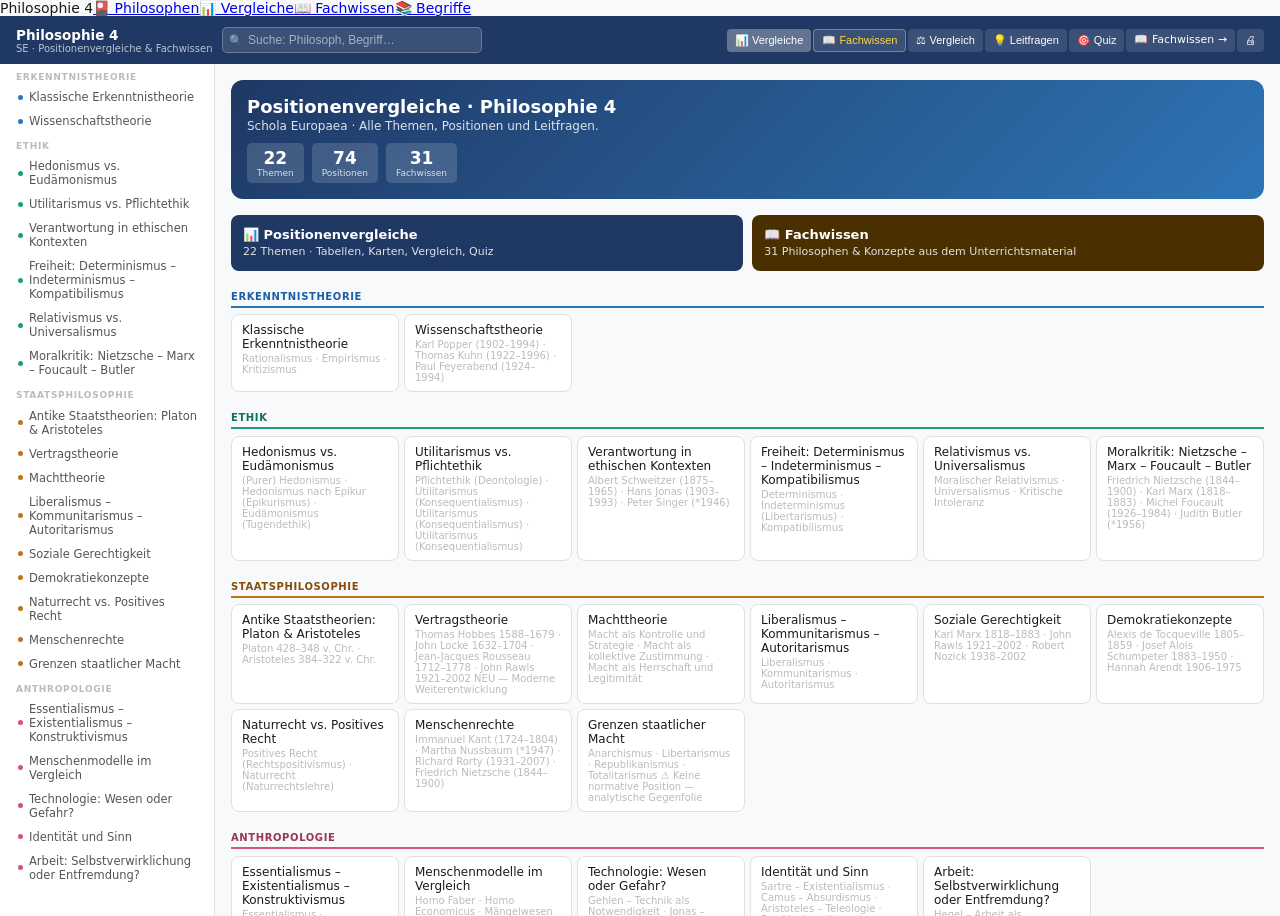
<file: Positionenvergleiche.html>
<!DOCTYPE html>
<html lang="de">
<head>
<meta charset="UTF-8">
<meta name="viewport" content="width=device-width,initial-scale=1.0">
<title>Philosophie 4 – Positionenvergleiche & Fachwissen</title>
<style>
:root{
  --b:#1F3864;--bm:#2E75B6;--bl:#D6E4F0;--ba:#378ADD;
  --gm:#1D9E75;--gl:#E1F5EE;--am:#BA7517;--al:#FAEEDA;
  --pm:#D4537E;--pl:#FBEAF0;--gold:#7B5800;--goldl:#FFF8DC;
  --bg:#f8f9fa;--w:#fff;--br:#e0e0e0;--r:8px;--rl:12px;
  --font:'Segoe UI',system-ui,sans-serif;
}
*{box-sizing:border-box;margin:0;padding:0;}
body{font-family:var(--font);background:var(--bg);color:#1a1a1a;font-size:14px;}
.topbar{position:sticky;top:0;z-index:100;background:var(--b);color:#fff;
  display:flex;align-items:center;gap:.6rem;padding:0 1rem;height:48px;}
.brand b{font-size:13.5px;} .brand small{font-size:10px;opacity:.7;display:block;}
.srch{flex:1;max-width:260px;position:relative;}
.srch input{width:100%;padding:5px 9px 5px 25px;border:1px solid rgba(255,255,255,.25);
  border-radius:5px;background:rgba(255,255,255,.12);color:#fff;font-size:12px;}
.srch input::placeholder{color:rgba(255,255,255,.55);}
.srch input:focus{outline:none;background:rgba(255,255,255,.2);}
.si{position:absolute;left:7px;top:50%;transform:translateY(-50%);opacity:.7;font-size:11px;}
.navbtns{display:flex;gap:2px;margin-left:auto;}
.nb{padding:4px 8px;border:none;background:rgba(255,255,255,.12);color:#fff;
  border-radius:4px;cursor:pointer;font-size:11px;font-weight:500;}
.nb:hover{background:rgba(255,255,255,.2);}
.nb.on{background:rgba(255,255,255,.3);}
.nb.fw{border:1px solid rgba(255,210,60,.4);color:#ffd740;}
.nb.fw.on{background:rgba(255,200,50,.3);}
.layout{display:flex;height:calc(100vh - 48px);}
.sidebar{width:215px;flex-shrink:0;background:var(--w);border-right:1px solid var(--br);overflow-y:auto;}
.main{flex:1;display:flex;flex-direction:column;overflow:hidden;}
.cbar{background:var(--w);border-bottom:1px solid var(--br);padding:6px 1rem;
  display:flex;align-items:center;gap:7px;font-size:12px;flex-wrap:wrap;}
.cnt{flex:1;overflow-y:auto;padding:1rem;}
.slbl{font-size:9px;font-weight:700;text-transform:uppercase;letter-spacing:.08em;
  color:#bbb;padding:.5rem 1rem .2rem;}
.ni{display:flex;align-items:center;gap:6px;padding:5px 1rem;font-size:11.5px;
  color:#555;cursor:pointer;border-left:2px solid transparent;transition:all .12s;}
.ni:hover{background:#f0f5ff;color:var(--b);}
.ni.on{background:#EEF4FB;color:var(--bm);border-left-color:var(--bm);font-weight:500;}
.fni{display:flex;align-items:center;gap:6px;padding:5px 1rem;font-size:11.5px;
  color:#666;cursor:pointer;border-left:2px solid transparent;}
.fni:hover{background:var(--goldl);color:var(--gold);}
.fni.on{background:var(--goldl);color:var(--gold);border-left-color:var(--gold);font-weight:500;}
.nd{width:5px;height:5px;border-radius:50%;flex-shrink:0;}
.hero{background:linear-gradient(135deg,var(--b),var(--bm));color:#fff;
  border-radius:var(--rl);padding:1rem;margin-bottom:1rem;}
.hero h1{font-size:18px;font-weight:600;margin-bottom:2px;}
.hero p{font-size:12px;opacity:.85;}
.stats{display:flex;gap:.5rem;margin-top:.6rem;}
.stat{background:rgba(255,255,255,.15);border-radius:5px;padding:5px 10px;text-align:center;}
.stn{font-size:17px;font-weight:700;} .stl{font-size:9px;opacity:.8;}
.hometabs{display:grid;grid-template-columns:1fr 1fr;gap:.6rem;margin-bottom:1rem;}
.htab{border-radius:var(--r);padding:.75rem;cursor:pointer;}
.htab h3{font-size:13px;font-weight:600;margin-bottom:2px;}
.htab p{font-size:11px;opacity:.85;line-height:1.4;}
.ssec{margin-bottom:1rem;}
.shdr{font-size:10px;font-weight:700;text-transform:uppercase;letter-spacing:.06em;
  padding:4px 0;margin-bottom:.4rem;border-bottom:2px solid;}
.tgrid{display:grid;grid-template-columns:repeat(auto-fill,minmax(160px,1fr));gap:5px;}
.tile{background:var(--w);border:1px solid var(--br);border-radius:var(--r);
  padding:8px 10px;cursor:pointer;transition:border-color .12s;}
.tile:hover{border-color:var(--ba);}
.tn{font-size:12px;font-weight:500;margin-bottom:2px;}
.tp{font-size:10px;color:#bbb;}
.thdr{margin-bottom:.8rem;}
.thdr h2{font-size:16px;font-weight:600;margin-bottom:2px;}
.sbdg{display:inline-block;font-size:10px;font-weight:700;padding:2px 8px;
  border-radius:99px;margin-bottom:5px;}
.lf{background:var(--bl);border-left:3px solid var(--ba);border-radius:0 var(--r) var(--r) 0;
  padding:7px 10px;font-size:12px;color:var(--b);font-style:italic;line-height:1.5;}
.vtog{display:flex;gap:4px;margin-bottom:.6rem;}
.vb{padding:3px 8px;border:1px solid var(--br);background:var(--w);border-radius:4px;
  cursor:pointer;font-size:11px;color:#777;}
.vb.on{background:var(--bm);color:#fff;border-color:var(--bm);}
.ptbl{width:100%;border-collapse:collapse;background:var(--w);
  border:1px solid var(--br);border-radius:var(--rl);overflow:hidden;
  margin-bottom:.9rem;table-layout:fixed;}
.ptbl th{padding:7px 10px;font-size:11px;font-weight:600;color:#fff;text-align:left;vertical-align:top;}
.ptbl th.rh{background:#fafafa;color:#bbb;font-size:9px;text-transform:uppercase;letter-spacing:.05em;width:100px;}
.ptbl td{padding:7px 10px;font-size:11.5px;color:#333;vertical-align:top;
  border-top:1px solid #f2f2f2;line-height:1.55;}
.ptbl td.rl{background:#fafafa;color:#bbb;font-size:9px;font-weight:700;
  text-transform:uppercase;letter-spacing:.05em;border-right:1px solid #eee;}
.ptbl tr:hover td{background:#fafbff;}
.ptbl tr:hover td.rl{background:#f0f0f0;}
.mr td{font-style:italic;color:#444;} .mr td.rl{font-style:normal;}
.pgrid{display:grid;gap:8px;margin-bottom:.9rem;}
.pc{background:var(--w);border:1px solid var(--br);border-radius:var(--rl);overflow:hidden;}
.pc.ex{border-color:var(--ba);}
.pch{padding:8px 11px;cursor:pointer;display:flex;align-items:flex-start;gap:7px;}
.pcb{width:3px;flex-shrink:0;border-radius:2px;min-height:30px;align-self:stretch;}
.pct{flex:1;} .pcn{font-size:12px;font-weight:600;} .pcr{font-size:11px;color:#888;margin-top:1px;}
.pcv{color:#ccc;font-size:13px;margin-top:2px;transition:transform .15s;}
.pc.ex .pcv{transform:rotate(180deg);}
.pcm{font-size:11.5px;color:#555;font-style:italic;padding:6px 11px 9px 21px;
  border-top:1px solid #f5f5f5;line-height:1.5;}
.pcd{padding:8px 11px 10px;border-top:1px solid #f0f0f0;background:#fafafa;}
.dl{font-size:9px;font-weight:700;text-transform:uppercase;letter-spacing:.05em;color:#ccc;
  margin-bottom:2px;margin-top:6px;} .dl:first-child{margin-top:0;}
.dt{font-size:11.5px;color:#333;line-height:1.55;}
.conns{margin-top:.6rem;}
.cl{font-size:9px;font-weight:700;text-transform:uppercase;letter-spacing:.06em;color:#ddd;margin-bottom:3px;}
.chip{display:inline-block;font-size:10.5px;padding:2px 8px;border-radius:99px;
  border:1px solid var(--br);background:var(--w);cursor:pointer;margin:2px 2px 2px 0;color:#777;}
.chip:hover{border-color:var(--ba);color:var(--b);}
.cslot{background:#f0f5ff;border:1px dashed var(--ba);border-radius:5px;
  padding:3px 9px;font-size:11px;color:var(--bm);display:flex;align-items:center;gap:4px;}
.cslot.fi{border-style:solid;background:var(--bl);}
.srm{cursor:pointer;font-size:11px;}
.cgo{padding:3px 10px;background:var(--bm);color:#fff;border:none;border-radius:4px;cursor:pointer;font-size:11px;font-weight:600;}
.cgo:disabled{opacity:.35;cursor:not-allowed;}
.ctbl{width:100%;border-collapse:collapse;background:var(--w);border:1px solid var(--br);border-radius:var(--rl);overflow:hidden;}
.ctbl th{padding:8px 11px;font-size:11px;font-weight:600;color:#fff;text-align:left;vertical-align:top;}
.ctbl th.e{background:#fafafa;color:#bbb;font-size:9px;text-transform:uppercase;letter-spacing:.05em;width:95px;}
.ctbl td{padding:7px 11px;font-size:11.5px;color:#333;border-top:1px solid #f2f2f2;vertical-align:top;line-height:1.5;}
.ctbl td.rl{background:#fafafa;color:#bbb;font-size:9px;font-weight:700;text-transform:uppercase;letter-spacing:.05em;border-right:1px solid #eee;}
.lfgrid{display:grid;grid-template-columns:repeat(auto-fill,minmax(240px,1fr));gap:6px;}
.lfc{background:var(--w);border:1px solid var(--br);border-radius:var(--rl);padding:10px;}
.lfs{font-size:9px;font-weight:700;text-transform:uppercase;letter-spacing:.06em;margin-bottom:2px;}
.lft{font-size:10px;color:#bbb;margin-bottom:5px;}
.lfq{font-size:12px;color:#333;font-style:italic;line-height:1.5;margin-bottom:5px;}
.lfb{font-size:11px;color:var(--bm);background:none;border:none;cursor:pointer;font-weight:500;padding:0;}
.lfb:hover{text-decoration:underline;}
.qwrap{max-width:540px;margin:0 auto;}
.qcard{background:var(--w);border:1px solid var(--br);border-radius:var(--rl);padding:1rem;}
.qprog{display:flex;justify-content:space-between;align-items:center;font-size:11px;color:#bbb;margin-bottom:.6rem;}
.qpb{height:3px;background:#eee;border-radius:2px;flex:1;margin-left:8px;}
.qpf{height:100%;background:var(--bm);border-radius:2px;transition:width .3s;}
.qlbl{font-size:13px;color:#444;margin-bottom:.4rem;}
.qqt{font-size:13.5px;font-weight:600;font-style:italic;color:var(--b);
  background:var(--bl);border-left:3px solid var(--ba);border-radius:0 var(--r) var(--r) 0;
  padding:8px 12px;margin:.5rem 0 .7rem;line-height:1.6;}
.qtopic{font-size:10px;color:#ccc;margin-bottom:.7rem;}
.qopts{display:grid;grid-template-columns:1fr 1fr;gap:5px;}
.qo{padding:7px 10px;background:var(--bg);border:1.5px solid var(--br);border-radius:var(--r);
  cursor:pointer;font-size:11.5px;color:#333;text-align:left;}
.qo:hover:not(:disabled){border-color:var(--ba);background:#f0f5ff;}
.qo.ok{background:#e8f5e9;border-color:#4caf50;color:#2e7d32;}
.qo.ko{background:#ffeeee;border-color:#e57373;color:#c62828;}
.qo:disabled{cursor:default;}
.qfb{margin-top:.6rem;padding:7px 10px;border-radius:var(--r);font-size:12px;line-height:1.4;}
.qfb.ok{background:#e8f5e9;color:#2e7d32;} .qfb.ko{background:#ffeeee;color:#c62828;}
.qnext{margin-top:.6rem;padding:5px 15px;background:var(--bm);color:#fff;border:none;border-radius:5px;cursor:pointer;font-size:12px;font-weight:600;}
.scard{text-align:center;padding:2rem .5rem;}
.scn{font-size:44px;font-weight:700;color:var(--bm);}
.scl{font-size:13px;color:#888;margin-bottom:1rem;}
.scr{padding:8px 18px;background:var(--bm);color:#fff;border:none;border-radius:7px;cursor:pointer;font-size:13px;font-weight:600;}
.sri{background:var(--w);border:1px solid var(--br);border-radius:var(--r);
  padding:8px 11px;margin-bottom:5px;cursor:pointer;}
.sri:hover{border-color:var(--ba);}
.srt{font-size:10px;color:#ccc;margin-bottom:1px;}
.srn{font-size:13px;font-weight:600;}
.srtxt{font-size:11px;color:#777;margin-top:2px;line-height:1.4;}
mark{background:#fef08a;color:inherit;border-radius:2px;}
.fwhero{background:linear-gradient(135deg,#4a3000,#7B5800);color:#fff;
  border-radius:var(--rl);padding:1rem;margin-bottom:1rem;}
.fwhero h1{font-size:17px;font-weight:600;margin-bottom:2px;}
.fwhero p{font-size:11.5px;opacity:.85;}
.fwgrid{display:grid;grid-template-columns:repeat(auto-fill,minmax(155px,1fr));gap:5px;margin-bottom:1rem;}
.fwtile{background:var(--w);border:1px solid var(--br);border-radius:var(--r);
  padding:8px 10px;cursor:pointer;}
.fwtile:hover{border-color:var(--gold);}
.ftsem{font-size:9px;font-weight:700;text-transform:uppercase;letter-spacing:.05em;margin-bottom:2px;}
.ftn{font-size:12px;font-weight:500;}
.fwart{max-width:720px;}
.fwah{margin-bottom:.8rem;}
.fwah h2{font-size:17px;font-weight:600;}
.fwsem{display:inline-block;font-size:9.5px;font-weight:700;text-transform:uppercase;
  letter-spacing:.06em;padding:2px 8px;border-radius:99px;background:var(--goldl);color:var(--gold);margin-bottom:.6rem;}
.fwbody{font-size:12.5px;color:#333;line-height:1.75;white-space:pre-wrap;
  background:var(--w);border:1px solid var(--br);border-radius:var(--rl);
  padding:1rem;max-height:70vh;overflow-y:auto;}
.fwnav{display:flex;gap:5px;margin-top:.65rem;}
.fwnb{padding:4px 10px;border:1px solid var(--br);background:var(--w);border-radius:4px;
  cursor:pointer;font-size:11px;color:#666;}
.fwnb:hover{border-color:var(--gold);color:var(--gold);}
@media print{.topbar,.sidebar,.vtog,.conns,.cbar{display:none!important;}
  .layout{display:block;height:auto;}
  .ptbl td,.ptbl th{font-size:10px;padding:4px 6px;}}
@media(max-width:560px){.sidebar{width:180px;} .ptbl{display:none;} .qopts{grid-template-columns:1fr;}}
</style>
</head>
<body>
<nav class="topnav"><span class="brand">Philosophie 4</span><a href="index.html" class="">🎴 Philosophen</a><a href="vergleiche.html" class="active">📊 Vergleiche</a><a href="fachwissen.html" class="">📖 Fachwissen</a><a href="begriffe.html" class="">📚 Begriffe</a><span class="spacer"></span></nav>
<div class="topbar">
  <div class="brand"><b>Philosophie 4</b><small>SE · Positionenvergleiche &amp; Fachwissen</small></div>
  <div class="srch"><span class="si">🔍</span>
    <input type="text" id="si" placeholder="Suche: Philosoph, Begriff…"></div>
  <div class="navbtns">
    <button class="nb on" id="nbOverview" onclick="setMode('overview')">📊 Vergleiche</button>
    <button class="nb fw" id="nbFachwissen" onclick="window.location.href='Fachwissen.html'">📖 Fachwissen</button>
    <button class="nb" id="nbCompare" onclick="setMode('compare')">⚖ Vergleich</button>
    <button class="nb" id="nbLeitfragen" onclick="setMode('leitfragen')">💡 Leitfragen</button>
    <button class="nb" id="nbQuiz" onclick="setMode('quiz')">🎯 Quiz</button>
    <a href="Fachwissen.html" class="nb" style="text-decoration:none">📖 Fachwissen →</a>
    <button class="nb" onclick="window.print()">🖨</button>
  </div>
</div>
<div class="layout">
  <nav class="sidebar" id="sidebar"></nav>
  <div class="main">
    <div id="cbar" style="display:none" class="cbar"></div>
    <div class="cnt" id="cnt"></div>
  </div>
</div>
<script>

const TOPICS={"rationalismus":{"sem":"Erkenntnistheorie","name":"Klassische Erkenntnistheorie","leitfrage":"Woher stammt unser Wissen — aus der Vernunft, der Erfahrung, oder beiden?","conn":["wissenschaft","freiheit"],"positions":["Rationalismus","Empirismus","Kritizismus"],"rows":[{"label":"Hauptvertreter","values":["René Descartes (1596–1650)","John Locke (1632–1704)","Immanuel Kant (1724–1804)"]},{"label":"Hauptwerk","values":["Meditationen über die Grundlagen der Philosophie (1641)","Versuch über den menschlichen Verstand (1689)","Kritik der reinen Vernunft (1781/1787)"]},{"label":"Merksatz","values":["Wahrheit entsteht im Denken, nicht in der Erfahrung.","Alles Wissen beginnt mit der Erfahrung.","Wissen entsteht, wenn Erfahrung durch Verstandesstrukturen geordnet wird."]},{"label":"Grundannahmen","values":["• Descartes beginnt mit einem methodischen Zweifel. Alles wird infrage gestellt: Sinneswahrnehmungen, mathematische Überzeugungen, sogar die Existenz der Außenwelt.\n• Traum-Argument und Täuschergott-Hypothese.\n• Ziel: eine Erkenntnis finden, die absolut unerschütterlich ist.","• Für Locke beginnt Erkenntnis ohne angeborenes Wissen. Der Geist ist eine leere Tafel (Tabula Rasa).\n• Alles Wissen entsteht durch Erfahrung: Sinneseindrücke (sensation) und innere Reflexionen (reflection).\n• Einfache Ideen (Farben, Töne) werden zu komplexen Ideen kombiniert (Freundschaft, Freiheit).","• Kant akzeptiert Lockes Punkt: Wir brauchen Erfahrung. Doch unser Verstand formt diese Erfahrungen erst.\n• Ohne Kategorien wie Raum, Zeit, Kausalität könnte keine Erfahrung verstanden werden.\n• Wir erleben nie «Ursache» direkt, aber wir ordnen Ereignisse automatisch kausal."]},{"label":"Erkenntnisquelle","values":["Nur der Verstand kann zur Wahrheit führen. Sinneswahrnehmungen sind trügerisch und unsicher.","Alle Erkenntnisse basieren auf Sinneserfahrungen und Reflexionen.","Kombination aus Empirismus und Rationalismus: Erkenntnis beginnt mit Erfahrung, doch diese wird durch angeborene Kategorien des Verstandes strukturiert."]},{"label":"Wahrheitskriterium","values":["Klarheit und Deutlichkeit: Wahr ist, was wir so klar und eindeutig einsehen, dass kein Zweifel möglich bleibt.","Objektivität durch sinnliche Erfahrung. Unterscheidung: Primäre Qualitäten (Form, Bewegung) = objektiv. Sekundäre Qualitäten (Farbe, Geschmack) = subjektiv.","Objektivität durch Kategorien des Verstandes. Wissen ist nur dann objektiv, wenn es in den a priori vorgegebenen Kategorien geordnet ist."]},{"label":"Konsequenzen","values":["Trennung zwischen sicherem rationalen Wissen und unsicherem sinnlichem Wissen. Vernunft dominiert, Sinneswelt ist potenziell Illusion.","Erkenntnis bleibt an Erfahrung gebunden und realitätsnah. Wissenschaft braucht Beobachtung und Experimente.","Wir erkennen nur die Welt, wie sie uns erscheint, nicht wie sie «an sich» ist. Grenzen menschlicher Erkenntnis sind unvermeidbar."]},{"label":"Kritikpunkte","values":["• Zu abstrakt, zu wenig alltagsnah.\n• Überbewertung des Zweifels.\n• Abwertung der Sinneserfahrung problematisch.","• Verstand wird unterschätzt.\n• Tabula-Rasa-Modell wirkt zu schlicht.\n• Abstrakte Begriffe schwer nur aus Erfahrung zu erklären.","• Sehr komplexe Theorie.\n• «Ding an sich» bleibt unerreichbar.\n• Erkenntnis stark an menschliche Perspektive gebunden."]}]},"wissenschaft":{"sem":"Erkenntnistheorie","name":"Wissenschaftstheorie","leitfrage":"Was macht eine Theorie wissenschaftlich — und wie funktioniert wissenschaftlicher Fortschritt?","conn":["rationalismus","freiheit"],"positions":["Karl Popper (1902–1994)","Thomas Kuhn (1922–1996)","Paul Feyerabend (1924–1994)"],"rows":[{"label":"Hauptwerk","values":["Logik der Forschung (1934)","Die Struktur wissenschaftlicher Revolutionen (1962)","Wider den Methodenzwang (1976)"]},{"label":"Merksatz","values":["Wissenschaft kann nie absolute Wahrheiten finden. Sie muss sich stets korrigieren.","Wissenschaftler lösen Rätsel innerhalb eines akzeptierten Paradigmas – Wahrheitsfindung ist nicht ihr oberstes Ziel.","Es gibt keine universelle wissenschaftliche Methode. Nur «Anything goes» beschreibt, wie Wissenschaft wirklich funktioniert."]},{"label":"Grundannahmen","values":["• Falsifizierbarkeit: Wissenschaftliche Theorien müssen widerlegbar sein: Es muss möglich sein, Beweise zu finden, die sie widerlegen könnten – im Gegensatz zur bloßen Bestätigung durch Beobachtung.\n\n• Fallibilismus: Keine Theorie ist absolut sicher oder wahr. Selbst die am besten bestätigte Theorie bleibt vorläufig und kann durch neue Beobachtungen widerlegt werden.","• Paradigma: Ein gemeinsamer theoretischer und methodischer Rahmen, der von einer wissenschaftlichen Gemeinschaft geteilt wird. Er legt fest, welche Fragen als sinnvoll gelten, welche Methoden legitim sind und welche Erklärungen akzeptiert werden (z. B. ptolemäisches Weltbild, Newtonsche Physik).\n\n• Normalwissenschaft: In dieser Phase arbeiten Forschende vollständig innerhalb des Paradigmas. Ziel ist das «Rätsellösen»: Probleme werden nach festgelegten Regeln bearbeitet. Das Paradigma selbst wird nicht infrage gestellt.\n\n• Anomalien und Krise: Mit der Zeit treten Beobachtungen auf, die nicht zum Paradigma passen (Anomalien). Häufen sich diese, gerät das Vertrauen in das Paradigma ins Wanken – es entsteht eine wissenschaftliche Krise.\n\n• Inkommensurabilität: Alte und neue Paradigmen sind nicht direkt vergleichbar: Sie verwenden unterschiedliche Begriffe, stellen andere Fragen und nutzen verschiedene Bewertungskriterien. Ein rein logischer Vergleich ist daher nicht möglich.","• «Anything goes»: Es gibt keine universelle Methode. Logik und starre Methodologie versperren den Blick auf relevante Phänomene.\n\n• Wissenschaftlicher Erfolg: Der Erfolg einer Wissenschaft verdankt sich nicht bestimmten Ideen und Methoden, sondern liegt oft im Verstoß gegen die herrschende Methodik (z. B. Galilei, Kopernikus)."]},{"label":"Argumente","values":["• Kritik des Induktivismus: Es gibt keine logische Rechtfertigung für den Schluss von spezifischen Beobachtungen auf allgemeine Gesetze (Induktionsproblem).\n\n• Deduktive Methode: Theorien werden deduktiv aus bestehenden Theorien abgeleitet und dann empirisch überprüft – im Gegensatz zur induktiven Methode.\n\n• Kritischer Rationalismus: Wissenschaftler sollen Theorien auf Grundlage neuer Beweise und Argumente verwerfen oder überarbeiten. Wissenschaft sucht nach Fehlern, nicht nach Bestätigung.\n\n• Revolutionäre Wissenschaft: Wissenschaftlicher Fortschritt erfolgt oft durch revolutionäre Theorien, die alte Theorien ersetzen, wenn sie besser zu Daten passen oder neue empirische Vorhersagen liefern.","1. Normalwissenschaft → Anomalien\n• Wissenschaftler arbeiten im Normalbetrieb innerhalb des akzeptierten Paradigmas. Sie hinterfragen es nicht, sondern lösen Rätsel nach festgelegten Regeln. Erste Beobachtungen, die nicht ins Paradigma passen (Anomalien), werden zunächst ignoriert oder als Messfehler abgetan.\n\n2. Krise\n• Häufen sich Anomalien, verliert das Paradigma seine Überzeugungskraft. Forschende beginnen, nach Alternativen zu suchen – es entsteht eine Krise.\n\n3. Wissenschaftliche Revolution\n• Ein neues Paradigma entsteht, das die bisherigen Probleme besser erklärt. Es wird von der wissenschaftlichen Gemeinschaft akzeptiert und ersetzt das alte vollständig. Dieser Wechsel ist kein schrittweiser Wissenszuwachs, sondern ein revolutionärer Bruch.\n\n4. Inkommensurabilität\n• Altes und neues Paradigma sind nicht direkt vergleichbar («inkommensurabel»): Wie zwei Menschen, die verschiedene Sprachen sprechen, verwenden sie unterschiedliche Begriffe und Maßstäbe. Deshalb ist ein Paradigmenwechsel keine rein rationale Entscheidung, sondern auch ein sozialer und kultureller Prozess.\n\n5. Keine kumulative Wahrheit\n• Neue Paradigmen sind nicht einfach «wahrer» als alte. Fortschritt bedeutet bei Kuhn: mehr Probleme lösen können – nicht: der objektiven Endwahrheit näherkommen.\n\n• Beispiel: Kopernikus ersetzte das ptolemäische Weltbild, Einstein die Newtonsche Physik – jeweils als revolutionärer Bruch, nicht als schrittweise Erweiterung.","• Gegen Poppers Rationalismus: Poppers Modell (Problem → Theorie → Fehlerelimination → neues Problem) ist zu grob und einseitig. Es gibt auch falsch formulierte Probleme, die man nicht lösen, sondern nur auflösen kann.\n\n• Eine gute Theorie erklärt nicht mehr als eine andere – entscheidend ist die Perspektive, die sie eröffnet.\n\n• Aus Tatsachen lassen sich keine Theorien zwingend ableiten. Sie beweisen letztlich nichts, weil das Denken einen viel zu weiten Spielraum eröffnet.\n\n• Der Erkenntnisprozess erfasst fortwährend die Welt neu.\n\n• Auch irrationales Vorgehen führt zu Wissenschaftsfortschritt – historische Beispiele (Galilei, Kopernikus) beweisen dies."]},{"label":"Konsequenzen","values":["• Kritischer Rationalismus: Wissenschaftler sollen ihre Theorien stets hinterfragen und immer nach Fehlern suchen, nicht nach Bestätigung.\n\n• Revolutionäre Wissenschaft: Wissenschaftlicher Fortschritt kann durch revolutionäre Theorien entstehen, die alte Theorien ersetzen, wenn sie besser zu Daten passen oder neue empirische Vorhersagen liefern.","• Weltbild-Wechsel: Mit einem Paradigmenwechsel verändert sich nicht nur die Theorie, sondern das gesamte wissenschaftliche Weltbild: Alte Probleme müssen mit anderen Augen gesehen und neu interpretiert werden.\n\n• Wissenschaft ist sozial eingebettet: Paradigmen werden von wissenschaftlichen Gemeinschaften getragen. Akzeptanz und Ausbildung spielen eine zentrale Rolle – nicht nur logische Argumente.\n\n• Kein linearer Fortschritt: Phasen stabiler Normalwissenschaft wechseln sich mit Krisen und Revolutionen ab. Fortschritt verläuft in Brüchen, nicht stetig.","• Theoriepluralismus & Methodenanarchismus: Intuition und Kreativität sind gefragt. Man darf und soll alle Ideen und Methoden verwenden, wenn es um Erkenntnis und Problemlösung geht.\n\n• Wissenschaftliche Autonomie: Jeder Wissenschaftler muss die Freiheit haben, selbst zu entscheiden, welche Wege er gehen will.\n\nTrennung von Staat/Schule und Wissenschaft – aber keine Trennung von Wissenschaft und Mythos."]},{"label":"Kritikpunkte","values":["• Ist Falsifikation selbst falsifizierbar?\n• Wissenschaftler halten oft an Theorien fest, auch wenn Anomalien auftreten (Problem der Hilfshypothesen).\n• Beschreibt Ideal-Wissenschaft, nicht die reale Praxis.","• Relativistisch: Wenn Paradigmen inkommensurabel sind, gibt es keinen objektiven Maßstab für Fortschritt – wie soll man dann Theorien überhaupt vergleichen?\n• Kuhn beschreibt, erklärt aber nicht, warum ein Paradigma besser ist als ein anderes.\n• Wissenschaftliche Revolutionen erscheinen irrational, da logische Argumente keine entscheidende Rolle spielen – soziale Akzeptanz scheint wichtiger.","• «Anything goes» kann als Ablehnung jeder Qualitätskontrolle missverstanden werden.\n• Wie unterscheidet man dann noch Wissenschaft von Pseudowissenschaft?\n• Bietet keine normative Orientierung für die wissenschaftliche Praxis."]}]},"hedonismus":{"sem":"Ethik","name":"Hedonismus vs. Eudämonismus","leitfrage":"Was ist das Ziel des menschlichen Lebens — Lust, Seelenruhe oder tugendhafte Vollendung?","conn":["utilitarismus","verantwortung","sinn"],"positions":["(Purer) Hedonismus","Hedonismus nach Epikur (Epikurismus)","Eudämonismus (Tugendethik)"],"rows":[{"label":"Philosoph","values":["Aristippos (435–355 v. Chr.)","Epikur (341–271 v. Chr.)","Aristoteles (384–322 v. Chr.)"]},{"label":"Zentrales Werk","values":["Nur Fragmente überliefert","Brief an Menoikeus","Nikomachische Ethik"]},{"label":"Merksatz","values":["«Suche nach dem größten Lustgewinn.»","«Genieße das Leben in Maßen – und finde so zur dauerhaften Seelenruhe.»","«Suche mit Vernunft die goldene Mitte für ein tugendhaftes und damit glückseliges Leben.»"]},{"label":"Zentrale Annahmen / Voraussetzungen","values":["• Hedonistisches Prinzip: Das Streben nach Lust und Vergnügen ist das primäre Ziel des menschlichen Lebens. Alle Handlungen werden danach beurteilt, ob sie Freude bringen oder nicht.\n\n• Lust als höchstes Gut: Lust steht über allem anderen. Das Streben nach persönlichem Vergnügen hat Vorrang vor moralischen oder spirituellen Prinzipien.","• Materialistisches Weltbild: Kein göttlicher Plan, keine unsterbliche Seele – der Mensch kann sein Leben frei gestalten.\n\n• Ziel: Lustgewinn und Vermeidung von Unlust: Philosophie soll über Quellen seelischer Not aufklären und Wege zur «wahren» Lust zeigen.\n\n• Rolle der Vernunft: Nur durch Vernunft erlangt der Mensch die richtige Einsicht und kann sich von irrationalen Ängsten (Tod, Götter, Schmerz) befreien.\n\n• Zwei Lustformen: Kinetische Lust (kurzfristiger Genuss) vs. katastematische Lust (dauerhafte Zustandslust). Epikur lehnt die kinetische Lust ab – sie führt zu Abhängigkeit statt Glück.\n\n• Bedürfnislehre: Natürliche und notwendige Bedürfnisse (Nahrung) vs. nichtige Bedürfnisse (Ruhm, Luxus). Reduktion auf das Wesentliche schafft Unabhängigkeit.","• Teleologisches Weltbild: Alles in der Natur hat eine Bestimmung (Telos). Der Mensch strebt von Natur aus nach Eudaimonia – einem gelungenen, erfüllten Leben.\n\n• Höchstes Gut: Aristoteles definiert Gut als «das Ziel, zu dem alles strebt». Das Endziel für den Menschen ist Eudaimonia (Glückseligkeit) – nicht bloßes Vergnügen, sondern ein dauerhafter Zustand sittlicher und geistiger Vollendung.\n\n• Vernunft als Wesenskern: Vernunft ist das Spezifische des Menschen (ergon). Glück erreicht man, indem man seine Vernunft vollendet – in Gemeinschaft mit anderen.\n\n• Tugend entsteht durch Übung: Tugend (areté) ist keine angeborene Eigenschaft, sondern wird durch wiederholtes Handeln eingeübt. «Wir werden gerecht, indem wir gerecht handeln.»"]},{"label":"Praktische Ethik","values":["• Maximierung von Vergnügen: Das Ziel des Lebens ist, so viel Lust wie möglich zu erleben und Schmerz zu minimieren. Jede Handlung soll das persönliche Wohlbefinden maximieren.","Epikur wendet das Lustprinzip nicht auf rohen Genuss an, sondern auf katastematische (dauerhafte) Lust:\n\n• Kinetische Lust (abgelehnt): Sofortige, unkontrollierte Bedürfnisbefriedigung. Führt zu Ruhelosigkeit, Abhängigkeit und langfristigem Unglück.\n\n• Katastematische Lust (angestrebt): Dauerhafte Zustandslust = innerer Frieden. Grundlage ist die Ataraxia (Seelenruhe) durch Freiheit von Angst und Schmerz.\n\n• Praktische Wege zur Ataraxia:\n  – Ataraxia: Freiheit von seelischem Schmerz und Angst\n  – Aponie: Freiheit von körperlichem Schmerz\n  – Bedürfnisreduktion: Reduktion auf natürliche, notwendige Bedürfnisse\n  – Freundschaft: wichtigste Quelle dauerhafter Freude\n  – Verzicht auf Ruhm, Luxus, politische Macht\n→ Weniger wollen = mehr innere Ruhe","• Glück (Eudaimonia) erreicht man durch Ausübung der Tugend, nicht durch bloßes Wissen.\n\n• Goldene Mitte (mesotes): Jede Tugend ist die Mitte zwischen zwei Extremen (z. B. Tapferkeit = Mitte zwischen Feigheit und Leichtsinn).\n\n• Phronesis (praktische Klugheit): Die Schlüsseltugend: die Fähigkeit, in konkreten Situationen das Richtige zu erkennen und zu tun. Nicht regelbasiert, sondern situationsabhängig.\n\n• Tugendethik: Aristoteles identifiziert Tugenden wie Tapferkeit, Mäßigung, Gerechtigkeit und Weisheit – alle tragen zur Eudaimonia bei.\n\n• Gemeinschaft als Bedingung: Der Mensch ist zoon politikon – nur in der Polis kann er seine Vernunft und Tugend vollständig entfalten."]},{"label":"Konsequenzen","values":["• Lebensstil des Genusses: Individuen streben danach, alle möglichen Quellen der Lust zu erleben und Schmerz zu vermeiden. Kein Maßstab für den Umgang mit anderen.","• Wahres Glück = Richtige Einsicht (Vernunft) → Optimum an Lust:\n  – Ataraxia: Abwesenheit von Angst und seelischem Schmerz\n  – Aponie: Abwesenheit von körperlichem Schmerz\n  – Verzicht, Reduktion der Ansprüche\n  – Verschiebung der Befriedigung (Investition in spätere, dauerhafte Freude)\n  – Freundschaft, Selbstgenügsamkeit, Selbstzucht\n\n  → Tugend wird nicht um ihrer selbst willen angestrebt, sondern wegen der damit verbundenen Seelenruhe.\n→ Falsches Glück (kinetische Lust) führt zu Stress und Ruhelosigkeit","• Entwicklung von Charakter und Tugend: Ein erfülltes Leben entsteht durch lebenslange Praxis tugendhaften Verhaltens – nicht durch einmalige Einsicht.\n\n• Bedeutung der praktischen Vernunft: Die Fähigkeit, vernünftige Entscheidungen zu treffen und moralische Prinzipien in die Praxis umzusetzen, ist entscheidend für Eudaimonia.\n\n• Leben in Gemeinschaft: Eudaimonia ist kein privates Gefühl, sondern entfaltet sich im politischen und sozialen Leben der Polis."]},{"label":"Kritikpunkte","values":["• Reiner Egoismus: kein Maßstab für den Umgang mit anderen.\n• Führt zu kurzfristigem Denken und vernachlässigt langfristige Konsequenzen.\n• Keine soziale Verantwortung: Was, wenn die eigene Lust anderen schadet?\n• Selbstwiderspruch: Wer Lustmaximierung als Prinzip aufstellt, kann es nicht zugleich verallgemeinern (Spaemann).","• Rückzug aus dem politischen Leben vernachlässigt gesellschaftliche Verantwortung.\n• Glück bleibt auf Schmerzvermeidung ausgerichtet – aktive Selbstverwirklichung tritt in den Hintergrund.\n• Stark reduziertes Leben ist nicht für alle realistisch oder erstrebenswert.\n• Abgrenzung zu Aristoteles teils fließend: Auch Epikur betont Vernunft und Tugend.","• Tugend ist kulturabhängig – was gilt als Tapferkeit, Mäßigung, Gerechtigkeit?\n• Schließt externe Faktoren (Schicksal, Gesundheit, Glück) für Eudaimonia ein – nicht jeder hat dieselben Chancen.\n• Ausschluss von Frauen, Sklaven und Nicht-Griechen aus der Polis widerspricht dem Anspruch auf Universalität.\n• Phronesis bleibt vage: Wie genau erkennt man die goldene Mitte?"]}]},"utilitarismus":{"sem":"Ethik","name":"Utilitarismus vs. Pflichtethik","leitfrage":"Ist die gute Absicht oder das gute Ergebnis entscheidend für die moralische Beurteilung?","conn":["hedonismus","verantwortung","sozgerechtigkeit"],"positions":["Pflichtethik (Deontologie)","Utilitarismus (Konsequentialismus)","Utilitarismus (Konsequentialismus)","Utilitarismus (Konsequentialismus)"],"rows":[{"label":"","values":["","Klassischer Utilitarismus (Quantitativ)","Klassischer Utilitarismus (Qualitativ)","Präferenz-Utilitarismus"]},{"label":"Philosoph","values":["Immanuel Kant (1724–1804)","Jeremy Bentham (1748–1832)","John Stuart Mill (1806–1873)","Peter Singer (*1946)"]},{"label":"Hauptwerk","values":["Grundlegung zur Metaphysik der Sitten (1785)","Einführung in die Prinzipien der Moral und der Gesetzgebung (1789)","Der Utilitarismus (1863)","Praktische Ethik (1979)"]},{"label":"Merksatz","values":["Handle nur nach der Maxime, die du zugleich als allgemeines Gesetz wollen könntest.","Das größte Glück der größten Zahl ist der einzige Maßstab jeder Handlung.","Besser ein unzufriedener Sokrates als ein zufriedenes Schwein. Qualität zählt mehr als Quantität.","Die Interessen aller leidensfähigen Wesen – auch Tiere – sind gleich zu berücksichtigen."]},{"label":"Grundannahmen","values":["• Ohne Freiheit hat der Mensch keine Würde.\n• Freiheit ist nur durch die Unterwerfung unter ein selbst gegebenes Moralgesetz (Autonomie) möglich.\n• Es ist der praktische Zweck der Vernunft, guten Willen hervorzubringen.","• Lust bzw. das Freisein von Unlust sind die einzig wünschenswerten Zwecke des menschlichen Lebens.\n• Das Prinzip der Nützlichkeit (Glücksmaximierung / Leidminimierung) ist der einzige Maßstab für das Tun/Lassen.\n• Eine gute Handlung muss die Tendenz haben, das Wohl aller davon betroffenen Personen zu befördern.\n• Moralisch richtig sind Handlungen, deren Folgen (Konsequenz-Prinzip) für das Glück (Hedonistisches Prinzip) aller Betroffenen (Universalitätsprinzip) nützlich sind (Utilitätsprinzip).","• Lust bzw. das Freisein von Unlust sind die einzig wünschenswerten Zwecke des menschlichen Lebens.\n• Das Prinzip der Nützlichkeit (Glücksmaximierung / Leidminimierung) ist der einzige Maßstab für das Tun/Lassen.\n• Eine gute Handlung muss die Tendenz haben, das Wohl aller davon betroffenen Personen zu befördern.\n• Moralisch richtig sind Handlungen, deren Folgen (Konsequenz-Prinzip) für das Glück (Hedonistisches Prinzip) aller Betroffenen (Universalitätsprinzip) nützlich sind (Utilitätsprinzip).","• Lust bzw. das Freisein von Unlust sind die einzig wünschenswerten Zwecke des menschlichen Lebens.\n• Das Prinzip der Nützlichkeit (Glücksmaximierung / Leidminimierung) ist der einzige Maßstab für das Tun/Lassen.\n• Eine gute Handlung muss die Tendenz haben, das Wohl aller davon betroffenen Personen zu befördern.\n• Moralisch richtig sind Handlungen, deren Folgen (Konsequenz-Prinzip) für das Glück (Hedonistisches Prinzip) aller Betroffenen (Universalitätsprinzip) nützlich sind (Utilitätsprinzip)."]},{"label":"Argumente","values":["• Nur der gute Wille ist uneingeschränkt gut und Bedingung für das Gutsein aller Natur- und Glücksgaben.\n\n• Er darf nicht am Erfolg gemessen werden und zeigt sich in Handlungen, die rein aus Pflicht geschehen – auch zum Guten. Nur so gilt das Moralgesetz immer und überall.\n\n• Da alle Inhalte wegfallen, bleibt nur die reine Gesetzmäßigkeit: »Handle nur nach derjenigen Maxime, durch die du zugleich wollen kannst, dass sie ein allgemeines Gesetz werde!« = kategorischer Imperativ.\n\n• Zweite Formel: Behandle jeden Menschen immer auch als Zweck an sich, niemals nur als Mittel.\n\n• Selbstmordverbot und Lügenverbot sind vollkommene Pflichten. Ein Verstoß lässt sich nicht einmal widerspruchsfrei denken.","• Körperliche und geistige Freuden sind gleichwertig (nur Quantität zählt).\n\n• Das hedonistische Glückskalkül berechnet den Nutzen nach: Intensität, Dauer, Gewissheit, Nähe/Ferne, Folgenträchtigkeit, Reinheit des erwarteten Glücks.\n\n• Glück und Leid werden quantifiziert und miteinander verrechnet.\n→ = Quantitätsutilitarismus\n\n• »Jeder zählt für einen, keiner für mehr als einen.«","• Im Gegensatz zu Bentham sieht Mill einen qualitativen Unterschied zwischen körperlichen und geistigen Freuden.\n\n• Das «Schweineglück» (bloße Befriedigung sinnlicher Genüsse) ist unvereinbar mit der Würde des Menschen.\n\n• Zufriedenheit ist die höchste Form des Glücks. Darüber, welche Freude wünschenswerter ist, können nur Experten entscheiden.\n\n• Das Glück aller Betroffenen ist der Maßstab – nicht das Glück des Handelnden selbst.\n→ = Qualitätsutilitarismus","Interessen: Ein Wesen hat Interessen, wenn es Präferenzen hat – d. h. Zustände, die es anstrebt oder vermeidet. Präferenzen sind damit die konkrete Form, in der Interessen sichtbar werden.\n\n• Für Singer sind die Interessen der Betroffenen der entscheidende Maßstab – nicht bloß Lust und Leid, sondern was das Wesen tatsächlich will oder ablehnt.\n\n• Das Gleichheitsprinzip gilt auch für andere Gattungen/Spezies: Leidensfähige Wesen haben Interessen, die genauso zu berücksichtigen sind wie menschliche.\n\n• Speziesismus (Bevorzugung der eigenen Spezies) ist irrational und unmoralisch – so wie Rassismus."]},{"label":"Konsequenzen","values":["• Absolutes Lügenverbot: Selbst um jemandem zu helfen ist Lügen unzulässig – die Maxime des Lügens kann nicht verallgemeinert werden.\n\n• Menschenwürde als Grenze: Menschen dürfen nie nur als Mittel benutzt werden – auch nicht für gute Zwecke. Grundlage moderner Menschenrechte.\n\n• Universelle Moral: Das Moralgesetz gilt unabhängig von Kultur, Zeit und persönlichen Interessen – absolut und ohne Ausnahme.","• Moral wird berechenbar: Jede Handlung lässt sich in Glückseinheiten quantifizieren und vergleichen – Grundlage für politische Reformen und Sozialpolitik.\n\n• Gleichbehandlung aller Interessen: »Jeder zählt für einen, keiner für mehr als einen.« – kein Mensch wird bevorzugt.\n\n• Demokratisierung der Moral: Nicht Tradition oder Autorität entscheidet, sondern die nachvollziehbare Berechnung des Nutzens.","• Höhere Freuden als Maßstab: Geistige Freuden (Kunst, Bildung, Freundschaft) haben Vorrang vor körperlichen. Bildung wird zur moralischen Pflicht.\n\n• Freiheit endet beim Schaden: Individuelle Freiheit ist zentral, aber sie endet dort, wo sie anderen schadet (Schadensprinzip).\n\n• Gemeinwohl durch Bildung: Eine gebildete Gesellschaft trifft bessere moralische Entscheidungen – Bildungsinvestitionen sind ethisch geboten.","• Erweiterung des moralischen Kreises: Massentierhaltung, Tierversuche und Ernährungsgewohnheiten werden moralisch problematisch.\n\n• Pflicht zur globalen Hilfe: Wenn wir leicht und ohne großen Schaden helfen können, sind wir verpflichtet – unabhängig von Entfernung.\n\n• Effektiver Altruismus: Moralisches Handeln bedeutet: dort helfen, wo es am meisten bewirkt, nicht wo es sich am nächsten anfühlt."]},{"label":"Kritikpunkte","values":["• Obwohl Kant Pflichtethiker ist, muss er die Folgen einer Handlung beachten, wenn er den kategorischen Imperativ anwenden will.\n\n• Kann ein einzelner Mensch überhaupt entscheiden, ob seine Maxime allgemeines Gesetz werden soll?\n\n• Muss man wirklich rein (!) aus methodischen Gründen jede Form von Neigung ausklammern?","• Naturalistischer Fehlschluss: Wer vom Sein (Das macht mir Freude.) auf das Sollen (Deshalb ist es moralisch gut.) schließt, begeht nach David Hume einen naturalistischen Fehlschluss. Außerdem begründen die Utilitaristen das moralische Gute außermoralisch.\n\n• Induktionsproblem: Wir können keine sicheren Voraussagen über zukünftige Folgen machen. »We never really advance one step beyond ourselves.« (Hume)\n\n• Was ist das »größtmögliche Glück für die größtmögliche Zahl«? Dürfen im Extremfall 51 % auf Kosten von 49 % ihr Glück befördern?\n\n• Wie löst der Utilitarismus das Problem der Verteilungsgerechtigkeit von Glück?\n\n• Kann man mit dem Nützlichkeitsprinzip nicht auch Handlungen rechtfertigen, die wir als unmoralisch empfinden – z. B. Lüge oder Tötung von Personen?\n\n• Bentham: Wer definiert, welche Freude «höherwertiger» ist? Kein qualitativer Maßstab.\n\n• Mill: Elitäre Tendenz – wer entscheidet, was «höhere» Freude ist? Gebildete erhalten eine Sonderrolle → Paternalismus-Vorwurf.\n\n• Singer: Singers Definition von «Person» (Selbstbewusstsein, Zukunftsplanung) würde manche Menschen ausschließen und manche Tiere einschließen – moralisch kontraintuitiv.","• Naturalistischer Fehlschluss: Wer vom Sein (Das macht mir Freude.) auf das Sollen (Deshalb ist es moralisch gut.) schließt, begeht nach David Hume einen naturalistischen Fehlschluss. Außerdem begründen die Utilitaristen das moralische Gute außermoralisch.\n\n• Induktionsproblem: Wir können keine sicheren Voraussagen über zukünftige Folgen machen. »We never really advance one step beyond ourselves.« (Hume)\n\n• Was ist das »größtmögliche Glück für die größtmögliche Zahl«? Dürfen im Extremfall 51 % auf Kosten von 49 % ihr Glück befördern?\n\n• Wie löst der Utilitarismus das Problem der Verteilungsgerechtigkeit von Glück?\n\n• Kann man mit dem Nützlichkeitsprinzip nicht auch Handlungen rechtfertigen, die wir als unmoralisch empfinden – z. B. Lüge oder Tötung von Personen?\n\n• Bentham: Wer definiert, welche Freude «höherwertiger» ist? Kein qualitativer Maßstab.\n\n• Mill: Elitäre Tendenz – wer entscheidet, was «höhere» Freude ist? Gebildete erhalten eine Sonderrolle → Paternalismus-Vorwurf.\n\n• Singer: Singers Definition von «Person» (Selbstbewusstsein, Zukunftsplanung) würde manche Menschen ausschließen und manche Tiere einschließen – moralisch kontraintuitiv.","• Naturalistischer Fehlschluss: Wer vom Sein (Das macht mir Freude.) auf das Sollen (Deshalb ist es moralisch gut.) schließt, begeht nach David Hume einen naturalistischen Fehlschluss. Außerdem begründen die Utilitaristen das moralische Gute außermoralisch.\n\n• Induktionsproblem: Wir können keine sicheren Voraussagen über zukünftige Folgen machen. »We never really advance one step beyond ourselves.« (Hume)\n\n• Was ist das »größtmögliche Glück für die größtmögliche Zahl«? Dürfen im Extremfall 51 % auf Kosten von 49 % ihr Glück befördern?\n\n• Wie löst der Utilitarismus das Problem der Verteilungsgerechtigkeit von Glück?\n\n• Kann man mit dem Nützlichkeitsprinzip nicht auch Handlungen rechtfertigen, die wir als unmoralisch empfinden – z. B. Lüge oder Tötung von Personen?\n\n• Bentham: Wer definiert, welche Freude «höherwertiger» ist? Kein qualitativer Maßstab.\n\n• Mill: Elitäre Tendenz – wer entscheidet, was «höhere» Freude ist? Gebildete erhalten eine Sonderrolle → Paternalismus-Vorwurf.\n\n• Singer: Singers Definition von «Person» (Selbstbewusstsein, Zukunftsplanung) würde manche Menschen ausschließen und manche Tiere einschließen – moralisch kontraintuitiv."]}]},"verantwortung":{"sem":"Ethik","name":"Verantwortung in ethischen Kontexten","leitfrage":"Wer trägt Verantwortung — und wofür, wie weit und gegenüber wem?","conn":["utilitarismus","freiheit","technologie"],"positions":["Albert Schweitzer (1875–1965)","Hans Jonas (1903–1993)","Peter Singer (*1946)"],"rows":[{"label":"Hauptwerk","values":["Kultur und Ethik (1923)","Das Prinzip Verantwortung (1979)","Praktische Ethik (1979)"]},{"label":"Merksatz","values":["«Ich bin Leben, das leben will, inmitten von Leben, das leben will.» – Ehrfurcht vor jedem Lebewesen ist das Grundprinzip der Ethik.","«Handle so, dass die Wirkungen deiner Handlung verträglich sind mit der Permanenz echten menschlichen Lebens auf Erden.»","Gleiche Interessen – von Mensch oder Tier – müssen gleich berücksichtigt werden. Leidensfähigkeit, nicht Spezieszugehörigkeit, entscheidet über moralische Berücksichtigung."]},{"label":"Grundannahmen","values":["• Ehrfurcht vor dem Leben: Jedes Lebewesen hat einen Eigenwert – unabhängig davon, ob es dem Menschen nützt.\n\n• Moralisches Handeln bedeutet, Leben zu fördern und Schaden zu meiden.\n\n• Die Unterbrechung von Leben ist das größte moralische Übel.\n\n• Ethik gilt gegenüber allem Lebendigen – nicht nur gegenüber Menschen.","• Die bisherige Ethik war auf den Nahbereich beschränkt: Sie regelte das Zusammenleben von Menschen hier und jetzt. Die Natur des Menschen galt als festgelegt.\n\n• Als Voraussetzung für richtiges moralisches Handeln genügte der gute Wille des Einzelnen.\n\n• Problem der Moderne: Moderne Technologie (Atomkraft, Gentechnik, Klimawandel) ermöglicht Eingriffe, die weit über die Gegenwart hinauswirken – eine neue Ethik ist nötig.","• Das Gleichheitsprinzip verlangt, die Interessen aller von einer Handlung Betroffenen gleich zu berücksichtigen.\n\n• Die Fähigkeit zu leiden bzw. Glück zu empfinden ist die einzig maßgebliche Grundvoraussetzung für moralische Berücksichtigung – nicht Intelligenz, Autonomie oder Artenzugehörigkeit."]},{"label":"Argumente","values":["• Universelle Verantwortung: Der Mensch trägt Verantwortung gegenüber allem Leben – Tiere, Pflanzen und die Natur verdienen moralische Rücksicht.\n\n• «Ehrfurcht vor dem Leben» ist das einzige Grundprinzip, das eine wirklich universale Ethik tragen kann.\n\n• Konsequenz im Alltag: Schweitzer lebte seine Ethik praktisch: Als Arzt in Afrika setzte er sich für Menschen und Tiere gleichermaßen ein.","• Die moderne Hochtechnologie sprengt alle bisherigen moralischen Dimensionen: Atomkrieg, Gentechnik und Klimawandel können den Fortbestand der Menschheit gefährden.\n\n• Wissen wird zur moralischen Pflicht: Wer handelt, muss die möglichen Folgen kennen – Unwissenheit über unabsehbare Konsequenzen ist keine Entschuldigung, sondern selbst eine moralische Herausforderung.\n\n• Heuristik der Furcht: Im Zweifel soll man das schlimmste Szenario ernst nehmen und danach handeln – Vorsicht vor Optimismus bei irreversiblen Risiken.","• Wenn Leiden als Grundvoraussetzung gilt, müssen wir auch die Interessen von Tieren berücksichtigen.\n\n• Wer Tiere ignoriert, begeht Speziesismus: die irrationale Bevorzugung der eigenen Spezies – moralisch so unhaltbar wie Rassismus oder Sexismus.\n\n• Weder Selbstbewusstsein, noch Autonomie, noch emotionale Bindung dürfen allein über die faire Behandlung eines Wesens entscheiden."]},{"label":"Konsequenzen","values":["• Umweltethik: Die Natur hat einen Eigenwert – sie darf nicht nur als Ressource für den Menschen betrachtet werden.\n\n• Vegetarismus und Tierschutz: Wer Ehrfurcht vor allem Leben ernst nimmt, muss sein Verhalten gegenüber Tieren überdenken.\n\n→ Ethik wird zur ganzheitlichen Lebenshaltung, nicht nur zu einer Theorie.","• Neuer kategorischer Imperativ: »Handle so, dass die Wirkungen deiner Handlung verträglich sind mit der Permanenz menschlichen Lebens auf der Erde«.\n\n• Das Prinzip Verantwortung nimmt vor allem die öffentliche Politik in die Pflicht: Gesetze und Institutionen müssen das Leben zukünftiger Generationen schützen.\n\n• Vorsorgeprinzip: Wenn eine Handlung möglicherweise irreversible Schäden verursacht, ist Vorsicht geboten – auch ohne Gewissheit.","• Die Linderung des größeren Leidens hat Vorrang: Es muss gute Gründe geben, Angehörige der Spezies Mensch gegenüber anderen Spezies zu bevorzugen.\n\n• Es gibt keinen guten Grund, Tiere in Massen zu züchten und zu töten, um billiges Fleisch zu produzieren.\n\n• Effektiver Altruismus: Wir sind verpflichtet zu helfen, wenn wir ohne großen Schaden für uns Leid verringern können – unabhängig von Entfernung oder Artzugehörigkeit."]},{"label":"Kritikpunkte","values":["• Handlungslähmung: «Ehrfurcht vor allem Leben» führt zu Paradoxien: Darf man Bakterien töten? Pflanzen essen? Es fehlt eine Prioritätenordnung.\n\n• Keine Abstufung: Schweitzer gibt keine klare Rangfolge, welches Leben mehr Schutz verdient als anderes.\n\n• Sein Ansatz bleibt eher eine Lebenshaltung als eine handlungsleitende Ethiktheorie.","• Extremer Konservativismus: Die «Heuristik der Furcht» kann Innovation und technischen Fortschritt blockieren – auch wenn dieser nützlich wäre.\n\n• Unklare Zukunftspflichten: Wie genau sollen wir die Interessen zukünftiger Generationen ermitteln, die noch nicht existieren?\n\n• Jonas' Ansatz ist stark auf Technologierisiken fokussiert – andere moralische Probleme (z. B. Ungerechtigkeit, Armut) treten in den Hintergrund.","• Überforderung: Konsequent angewendet verlangt Singers Ethik vom Einzelnen sehr viel – z. B. den Großteil des Einkommens zu spenden.\n\n• Personenbegriff problematisch: Singers Definition von «Person» (Selbstbewusstsein, Zukunftsplanung) würde manche Menschen ausschließen und manche Tiere einschließen – moralisch kontraintuitiv.\n\n• Die Gleichsetzung von Speziesismus und Rassismus wird als unzulässige Analogie kritisiert."]}]},"freiheit":{"sem":"Ethik","name":"Freiheit: Determinismus – Indeterminismus – Kompatibilismus","leitfrage":"Ist der Wille absolut frei — oder sind alle Entscheidungen durch Ursachen bestimmt?","conn":["rationalismus","verantwortung","essentialismus"],"positions":["Determinismus","Indeterminismus (Libertarismus)","Kompatibilismus"],"rows":[{"label":"Definition","values":["Determinismus (lat. determinare: festlegen): Alle Ereignisse sind durch eine Kausalkette vorherbestimmt. Es existieren immer Bedingungen, die festlegen, was in der Zukunft passieren wird.\n\nLaplace prägte das Bild des Laplace'schen Dämons: Ein Wesen mit vollständigem Wissen über alle Naturgesetze und den aktuellen Weltzustand könnte jedes zukünftige Ereignis berechnen. Deterministen bezweifeln den freien Willen.","Der Indeterminismus ist das Gegenteil des Determinismus: Die Welt ist nicht kausal vorherbestimmt. Handlungen und Ereignisse sind nicht vollständig determiniert.\n\nIndeterministen werden oft auch Libertarier genannt. Für sie ist der Determinismus falsch und echter freier Wille möglich.","Der Kompatibilismus geht davon aus, dass Determinismus und freier Wille gleichzeitig wahr sein können.\n\nKompatibilisten sehen die Welt als determiniert an, gehen aber davon aus, dass freie Entscheidungen trotzdem möglich sind – nämlich dann, wenn sie aus den eigenen Wünschen und Gründen entspringen."]},{"label":"Merksatz","values":["Alles ist kausal bestimmt – auch deine nächste Entscheidung. Freier Wille ist eine Illusion.","Der Mensch erlebt sich als freies Wesen, das wirklich hätte anders handeln können. Diese Erfahrung ist real und kein Trugbild.","Freiheit bedeutet nicht Unverursachtheit, sondern aus eigenen Gründen handeln – ohne äußeren Zwang. Das ist mit Determinismus vereinbar."]},{"label":"Position kurzgefasst","values":["Alle Ereignisse, einschließlich menschlicher Handlungen, sind durch vorherige Ursachen vollständig bestimmt.","Nicht alle Ereignisse sind vollständig durch vorherige Ursachen bestimmt; einige Ereignisse geschehen zufällig oder aus freiem Willen. Freier Wille ist möglich.","Freiheit und Determinismus sind vereinbar. Freiheit liegt in der Fähigkeit, gemäß eigenen Wünschen und Motiven zu handeln – auch wenn diese selbst determiniert sind."]},{"label":"Hauptvertreter","values":["Pierre-Simon Laplace, Baruch Spinoza, Paul d'Holbach, Wolf Singer, Gerhard Roth","Roderick Chisholm, Robert Kane, Peter van Inwagen, Geert Keil; Immanuel Kant (Sonderstellung: akzeptiert Determinismus der Erscheinungen, bejaht aber transzendentale Freiheit)","David Hume, John Locke, Daniel Dennett, Peter Bieri, Harry Frankfurt"]},{"label":"Grundannahmen","values":["• Das Universum folgt strikten Kausalgesetzen.\n• Jede Handlung ist das Ergebnis einer Kette von Ursachen, die bis zu den Anfängen des Universums zurückverfolgt werden können.\n• Es gibt keine echten Alternativen – was geschieht, musste so geschehen.","• Nicht alle Ereignisse sind durch strikte Kausalgesetze bestimmt.\n• Zufälligkeit und Kontingenz spielen eine Rolle bei bestimmten Ereignissen, einschließlich menschlicher Handlungen.\n• Menschen können unter gleichen Bedingungen auch anders handeln (Prinzip alternativer Möglichkeiten).","• Freiheit ist die Fähigkeit, gemäß eigenen Wünschen und Überlegungen zu handeln.\n• Determinierte Handlungen können trotzdem frei sein, wenn sie dem Willen der Person entsprechen und ohne äußeren Zwang ausgeführt werden.\nBieri: Der Wille ist frei, wenn er sich unserem Urteil darüber fügt, was zu wollen richtig ist."]},{"label":"Argumente","values":["• Kausalität: Alles hat eine Ursache; daher sind auch Handlungen determiniert.\n\n• Naturwissenschaft: Wissenschaftliche Erklärungen beruhen auf kausalen Gesetzmäßigkeiten, die auch menschliches Verhalten umfassen.\n\n• Vorhersagbarkeit: Mit vollständiger Information könnte theoretisch jedes Ereignis vorhergesagt werden (Laplace'scher Dämon).\n\n• Hirnforschung: Neurowissenschaften zeigen, dass Hirnaktivität Entscheidungen vorausgeht – der bewusste Wille scheint nachzukommen.","• Erfahrung der Wahl: Menschen erleben sich selbst als wählende und entscheidende Wesen – diese Erfahrung ist real.\n\n• Quantenphysik: Auf mikroskopischer Ebene gibt es unvorhersehbare, zufällige Ereignisse, die deterministische Kausalität grundsätzlich in Frage stellen.\n\n• Kreativität: Innovation und kreatives Denken setzen die Möglichkeit freier, nicht vollständig determinierter Entscheidungen voraus.\n\n• Konsequenzargument (van Inwagen): Wenn Determinismus wahr ist, folgen unsere Handlungen aus Naturgesetzen und der fernen Vergangenheit – beides können wir nicht ändern. Also können wir auch unsere Handlungen nicht wirklich ändern.","• Äußerer vs. innerer Zwang: Freiheit bedeutet nicht Unverursachtheit, sondern Abwesenheit äußeren Zwangs. Auch determinierte Handlungen können frei sein.\n\n• Verantwortlichkeit: Selbst wenn Handlungen determiniert sind, bleibt man verantwortlich, weil sie dem eigenen Willen entsprechen.\n\n• Moralität: Für die moralische Beurteilung ist entscheidend, dass die Handlung aus der eigenen Person kommt – nicht, ob sie determiniert ist.\n\nFrankfurt: Wenn wir genau das tun, was wir tun wollen, handeln wir frei – Übereinstimmung von Wille und Handlung ist Freiheit."]},{"label":"Konsequenzen","values":["• Keine echte Freiheit: Alle Handlungen sind determiniert, also gibt es keine echten Wahlmöglichkeiten.\n\n• Moralproblematik: Verantwortung und Schuld werden problematisch, da Handlungen unausweichlich sind. Strafe kann nur noch zur Abschreckung dienen.\n\n• Fatalismus: Das Gefühl, dass die Zukunft festgelegt ist, kann zu Resignation führen.","• Wahre Freiheit: Entscheidungen können tatsächlich frei und nicht determiniert sein.\n\n• Verantwortung bleibt: Handlungen resultieren aus freien Entscheidungen, also ist Verantwortung möglich.\n\n• Problem des Zufalls: Zufälligkeit könnte Handlungen unvorhersehbar und damit teilweise irrational machen – Zufallsfreiheit ist keine echte Freiheit.","• Freiheit mit Determinismus vereinbar: Menschen können verantwortlich für ihre Handlungen sein, weil sie ihren eigenen Wünschen entsprechen.\n\n• Rechtssystem und Moral: Können aufrechterhalten werden, da Freiheit als Handeln nach eigenen Gründen definiert wird.\n\n• Autonomie erklärt: Erklärt, wie Autonomie und Verantwortlichkeit in einer determinierten Welt möglich sind."]},{"label":"Kritikpunkte","values":["• Selbstwiderspruch: Wenn alles determiniert ist, dann auch die Überzeugung, der Determinismus sei wahr – kann sie dann als rationale Einsicht gelten?\n\n• Verantwortung unmöglich: Ohne echte Alternativen wird Lob, Tadel und Strafe philosophisch fragwürdig.\n\n• Widerspricht dem Erleben: Der Determinismus widerspricht dem tiefen subjektiven Gefühl, wirklich wählen zu können.","• Zufall ≠ Freiheit: Quantenzufall erzeugt Zufälligkeit, keine Selbstbestimmung. Eine zufällige Entscheidung ist nicht freier als eine determinierte.\n\n• Naturalismus-Problem: Die Annahme, dass Personen als «erste Beweger» in den Weltverlauf eingreifen, widerspricht der kausalen Geschlossenheit der Natur.\n\n• Unvereinbar mit Naturwissenschaft: Libertarische Freiheit ist mit allen naturwissenschaftlichen Erkenntnissen über die physikalische Welt schwer vereinbar.","• Konsequenzargument (van Inwagen): Wenn die Vergangenheit und die Naturgesetze nicht in unserer Macht stehen, dann auch ihre Konsequenzen nicht – einschließlich unserer Handlungen.\n\n• Schwacher Freiheitsbegriff: Kompatibilisten definieren Freiheit so schwach (nur keine äußeren Hindernisse), dass sie kaum mehr bedeutsam erscheint.\n\n• Löst das Problem nicht: Kompatibilismus verschiebt das Problem nur: Auch wenn Freiheit mit Determinismus «vereinbar» ist, bleibt die Frage, ob wir wirklich Alternativen haben."]}]},"relativismus":{"sem":"Ethik","name":"Relativismus vs. Universalismus","leitfrage":"Gibt es universelle moralische Werte — oder ist Moral immer kulturell bedingt?","conn":["moralkritik","menschenrechte"],"positions":["Moralischer Relativismus","Universalismus","Kritische Intoleranz"],"rows":[{"label":"Hauptvertreter","values":["Paul Feyerabend (primär Wissenschaftstheoretiker, hier auf Moralrelativismus übertragen), Ruth Benedict, Gilbert Harman","Julian Nida-Rümelin, Immanuel Kant, Martha Nussbaum","Annemarie Pieper"]},{"label":"Merksatz","values":["Es gibt keine universelle Moral – was als «gut» gilt, hängt von der Kultur ab, in der man aufgewachsen ist.","Menschenrechte gelten für alle Menschen überall – unabhängig von Kultur, Tradition oder Geschichte.","Toleranz bedeutet nicht Schweigen. Wo fundamentale Rechte verletzt werden, ist kritischer Dialog Pflicht – aber ohne moralische Überlegenheit."]},{"label":"Grundannahme","values":["Es gibt keine allgemein gültigen moralischen Maßstäbe – jede Kultur hat ihre eigenen Normen.","Es existieren universelle moralische Rechte, die für alle Menschen gelten – unabhängig von der Kultur.","Auch wenn Kulturen verschieden sind, dürfen bestimmte Praktiken öffentlich kritisiert werden, wenn sie fundamentale Rechte verletzen."]},{"label":"Begründung","values":["• Moralische Überzeugungen sind kulturell bedingt; Bewertung erfolgt nur aus der Innenperspektive der jeweiligen Gemeinschaft.\n\n• Was in einer Kultur als «richtig» gilt, hat sich historisch entwickelt – es gibt keine kulturunabhängige Perspektive von außen.","• Menschenrechte wie Freiheit, Gleichheit und Unversehrtheit sind normativ und aus der Vernunft ableitbar.\n\nKant: Jeder Mensch hat Würde kraft seiner Vernunft – das gilt unabhängig von seiner kulturellen Herkunft.","• Toleranz endet, wenn fundamentale Werte (z. B. Leben, Freiheit, Würde) verletzt werden.\n\n• Kritik darf geübt werden, aber auf Basis offener Kommunikation und ohne Haltung moralischer Überlegenheit."]},{"label":"Bewertung kultureller Praktiken","values":["Ablehnung der Außenbewertung: Traditionen dürfen nicht von außen als «gut» oder «schlecht» beurteilt werden.","Kritik ist erlaubt und geboten, wenn Menschenrechte verletzt werden – selbst wenn diese Praxis kulturell tief verwurzelt ist.","Praktiken dürfen (und müssen) kritisiert werden, aber nicht mit der Haltung moralischer Überlegenheit, sondern auf Grundlage offener Kommunikation."]},{"label":"Beispiel: Kinderehe","values":["Verständnis entwickeln, nicht urteilen. Bewertung ist an eigene Kulturwerte gebunden – eine Außenbewertung ist nicht legitim.","Verstoß gegen universelle Rechte (z. B. Kindeswohl, körperliche Integrität) – darf nicht toleriert werden.","Öffentliche Kritik ist gerechtfertigt, da das Kindeswohl verletzt wird – aber mit der Bereitschaft zum respektvollen Diskurs mit der betroffenen Gemeinschaft."]},{"label":"Toleranz-verständnis","values":["Weitgehende Toleranz gegenüber anderen Kulturen – auch bei kontroversen Praktiken. Keine externe Bewertungsinstanz.","Toleranz endet dort, wo fundamentale Menschenrechte verletzt werden. Toleranz bedeutet nicht, alles hinzunehmen.","Toleranz bedeutet, Widerspruch zu ertragen, aber nicht Gleichgültigkeit. Wo kein Gespräch möglich ist, ist Protest Pflicht."]},{"label":"Kritik","values":["• Kann zu unkritischer Akzeptanz menschenrechtsverletzender Praktiken führen.\n\n• Selbstwiderspruch: Ist der Relativismus selbst absolut gültig? Wenn ja, widerspricht er sich.\n\n• Moralische Kritik an Unterdrückung (Sklaverei, Genozid) wird unmöglich.","• Gefahr des Kulturimperialismus: westliche Werte als allgemein gültig durchzusetzen.\n\n• Definitionsmacht: Wer bestimmt, was «universell» ist? Historisch oft die Mächtigsten.\n\n• Blinde Flecken gegenüber eigenen kulturellen Verzerrungen.","• Gefahr, den Maßstab des Dialogs zu verlieren oder unbewusst doch eigene Normen zu verabsolutieren.\n\n• Umsetzungsproblem: Wann genau ist ein Dialog «offen»? Die Grenze zwischen Dialog und Aufzwingen bleibt unscharf.\n\n• Piepers Position bleibt in der Praxis schwer operationalisierbar."]},{"label":"Ziel","values":["Kulturelles Verständnis und Pluralität wahren. Keine Kultur darf von außen bewertet oder ihre Normen aufgezwungen bekommen.","Universale Geltung von Würde und Rechten sichern – für jeden Menschen, unabhängig von Herkunft und Kultur.","Ethisch reflektierte Handlungsorientierung, die Kulturkritik zulässt, ohne dogmatisch zu urteilen. Kritik als dialogischer Prozess."]}]},"moralkritik":{"sem":"Ethik","name":"Moralkritik: Nietzsche – Marx – Foucault – Butler","leitfrage":"Ist Moral ein Instrument der Herrschaft — oder gibt es moralische Prinzipien jenseits von Machtverhältnissen?","conn":["relativismus","sozgerechtigkeit","machttheorie"],"positions":["Friedrich Nietzsche (1844–1900)","Karl Marx (1818–1883)","Michel Foucault (1926–1984)","Judith Butler (*1956)"],"rows":[{"label":"Merksatz","values":["Traditionelle Moral ist eine Erfindung der Schwachen, um die Starken zu bändigen. Es braucht eine neue, lebensbejahende Moral – die des Übermenschen.","Moral ist kein neutrales Regelwerk, sondern Ideologie: Sie verschleiert, dass die herrschende Klasse ihre Interessen als allgemeingültig darstellt.","Moral ist Macht. Sie entsteht nicht aus Vernunft, sondern aus historischen Diskursen, die festlegen, was als «normal» und «abweichend» gilt.","Normen entstehen nicht durch Dekrete, sondern durch ständige Wiederholung – wer sie versteht, kann sie auch verschieben und unterlaufen."]},{"label":"Zentrale These","values":["Die traditionelle Moral ist Ausdruck von Schwäche – eine «Sklavenmoral», die das Leben unterdrückt und außergewöhnliche Individuen nivelliert.","Moral ist Teil des ideologischen «Überbaus», der ungerechte Produktionsverhältnisse und soziale Klassengegensätze absichert und legitimiert.","Moral ist ein historisch gewachsenes Machtinstrument, das Subjekte diszipliniert, indem es Normen als natürlich oder vernünftig erscheinen lässt.","Performativität: Moralnormen wirken durch Sprache und Wiederholung – sie produzieren Identität und soziale Normen, statt diese nur zu beschreiben."]},{"label":"Kernbegriffe","values":["• Sklavenmoral: Moral der Schwachen, die Stärke als «böse» umdeutet.\n• Herrenmoral: Moral der Starken: lebensbejahend, schöpferisch.\n• Wille zur Macht: Triebkraft des Lebens; nicht Herrschaft, sondern Selbstentfaltung.\n• Übermensch: Nicht biologisches Ideal, sondern Mensch, der eigene Werte schafft.\n• Umwertung aller Werte: Radikale Neubewertung dessen, was als «gut» und «böse» gilt.","• Basis / Überbau: Ökonomische Verhältnisse (Basis) bestimmen Kultur, Recht, Moral (Überbau).\n• Entfremdung: Trennung des Arbeiters von seinem Produkt und seiner menschlichen Natur.\n• Klassenkampf: Historischer Motor zwischen Bourgeoisie und Proletariat.\n• Ideologie: Verschleierter Ausdruck von Klasseninteressen als allgemeine Wahrheit.","• Macht-Wissen-Ordnung: Wissen und Macht sind untrennbar; Wissen legitimiert Machtstrukturen.\n• Diskurs: System von Aussagen, das festlegt, was als wahr/normal gilt.\n• Disziplinierung: Macht wirkt durch Überwachung und Normierung von Körpern und Verhalten.\n• Selbstsorge: Alternative Ethik: kritische Gestaltung des eigenen Lebens.","• Performativität: Normen entstehen durch ständige Wiederholung von Handlungen und Sprechakten.\n• Subjektivierung: Das Subjekt entsteht erst durch soziale Zuschreibungen und Normen.\n• Resignifikation: Aneignung und Umdeutung von Begriffen und Normen als Widerstandsstrategie.\n• Queerness: Infragestellung binärer Kategorien (z. B. Mann/Frau) als Identitätszwang."]},{"label":"Ziel der Kritik","values":["«Umwertung aller Werte»: Abschied von Schuld, Askese und Mitleid – Hinwendung zu Selbstbestimmung, Stärke und Lebensbejahung.","Aufdeckung der Funktion von Moral in der kapitalistischen Gesellschaft als Klassenwerkzeug – Ziel ist Emanzipation durch Revolution.","Sichtbarmachung der Verflechtung von Wissen, Macht und Moral – Ermöglichung von Freiheit durch kritische Selbstreflexion und Gegendiskurse.","Sichtbarmachung und Infragestellung normativer Zwänge – Anerkennung pluraler Lebensformen jenseits binärer Kategorien."]},{"label":"Moral als Herrschafts-mittel?","values":["Ja – Moral ist eine Strategie der Schwachen, die Starken zu bändigen.","Ja – Moral ist ein Herrschaftsinstrument im Dienst der besitzenden Klasse.","Ja – Moral ist Teil einer Macht-Wissen-Ordnung, die Menschen formt und überwacht.","Ja – Moral wirkt performativ und grenzt abweichende Identitäten aus."]},{"label":"Menschenbild","values":["Der Mensch soll sich von moralischen Zwängen befreien und schöpferisch werden. Der «Übermensch» ist kein biologisches Ideal, sondern die Idee eines Menschen, der eigene Werte schafft statt tradierte Moral zu übernehmen.","Der Mensch ist ein gesellschaftlich bestimmtes Wesen – veränderbar durch Revolution und die Abschaffung entfremdender Produktionsverhältnisse.","Der Mensch ist ein Produkt historischer Diskurse – aber fähig zur kritischen Selbstveränderung durch «Selbstsorge» (care of the self).","Das Subjekt ist nicht frei gegeben, sondern entsteht durch soziale Zuschreibungen – doch es kann diese durch Wiederholung verschieben und unterlaufen."]},{"label":"Alternative zur traditionellen Moral","values":["Schaffung neuer, lebensbejahender Werte: Das, was bisher als «gut» galt, wird radikal neu bewertet. Selbstverwirklichung statt Askese und Schuld.","Abschaffung von Klassenherrschaft und Ideologie – solidarische, gerechte, klassenlose Gesellschaft als Ziel.","Ethik als Praxis der Selbstsorge («care of the self») – kritische Gestaltung des eigenen Lebens jenseits normativer Zwänge.","Ethik der Anerkennung, Offenheit und Verletzbarkeit – dekonstruktive Kritik an Identitätszwängen und Raum für plurale Lebensformen."]},{"label":"Aktuelle Relevanz","values":["Provokation gegenüber Mainstream-Moral; Inspiration für Kunst und Literatur; Kritik an Konformismus und politischer Korrektheit.","Zentral für soziale Bewegungen, Kapitalismuskritik, Gerechtigkeitsdebatten und Ungleichheitsforschung.","Wirksam in der Analyse von Machtstrukturen: z. B. Schule, Gefängnis, Medizin, Geschlecht und Psychiatrie.","Bedeutend in Gender-, Queer- und Diversitätsdebatten, Ethik der Fürsorge, Intersektionalität und Anerkennung."]},{"label":"Kritikpunkte","values":["• Politisch missbrauchbar: Nietzsche wurde vom Nationalsozialismus instrumentalisiert – seine Begriffe laden zu gefährlichen Fehldeutungen ein.\n\n• Elitär: Was ist mit Menschen, die nicht «stark» sein können? Keine Berücksichtigung von Verletzlichkeit.\n\n• Bietet keine konstruktive Handlungsanleitung – nur Kritik ohne klares Alternativmodell.","• Historische Umsetzungen: Kommunistische Regime führten oft zu Diktaturen und neuen Herrschaftsverhältnissen.\n\n• Reduktionismus: Nicht alle moralischen Fragen lassen sich auf Klassenkonflikte reduzieren.\n\n• Marx unterschätzt die Eigenständigkeit von Moral, Kultur und Recht gegenüber der Ökonomie.","• Normative Leerstelle: Foucault kritisiert Macht, bietet aber keine klare normative Grundlage für Alternativen.\n\n• Relativismus: Wenn alles Macht ist, warum sollte Foucaults Kritik selbst nicht auch Machtausübung sein?\n\n• Sehr abstrakt – schwer auf konkrete politische Situationen anwendbar.","• Handlungsfähigkeit unklar: Wenn das Subjekt durch Diskurse konstituiert wird, wie kann es sich wirklich dagegen wehren?\n\n• Voluntarismus-Vorwurf: Überschätzt Butler die Möglichkeit, durch Performanz allein gesellschaftliche Normen zu verändern?\n\n• Sprache und Theorie sind oft sehr abstrakt – kaum alltagstauglich für politische Praxis."]}]},"platon":{"sem":"Staatsphilosophie","name":"Antike Staatstheorien: Platon & Aristoteles","leitfrage":"Was ist der Zweck des Staates — und wer soll regieren?","conn":["vertragstheorie","machttheorie","demokratie"],"positions":["Platon\n428–348 v. Chr.","Aristoteles\n384–322 v. Chr."],"rows":[{"label":"Hauptwerk","values":["Politeia (um 375 v. Chr.)","Politik (ca. 334 v. Chr.)"]},{"label":"Merksatz","values":["Nur wer das Gute kennt, kann gerecht regieren. Der Staat ist Seele im Großen – gerecht ist er, wenn jeder das tut, wozu er befähigt ist.","Der Mensch ist von Natur ein Gemeinschaftswesen. Ein guter Staat schafft die Bedingungen, unter denen Bürger tugendhaft handeln und ein glückseliges Leben führen können."]},{"label":"Menschenbild","values":["Der Mensch besteht aus drei Seelenteilen: Vernunft, Mut und Begierde.\n\nGerechtigkeit entsteht, wenn jeder Teil seine richtige Aufgabe erfüllt und die Vernunft über die Triebe herrscht.\n\nDa der Mensch das Gute nicht von Natur aus erkennt, braucht er Bildung und Erziehung, um Einsicht zu gewinnen. Nur durch geistige Schulung kann der Mensch lernen, sich von Begierden zu befreien und das Wahre, Gute und Schöne zu erkennen.\n\nAnalogie: Der gerechte Staat spiegelt die gerechte Seele – Philosophen entsprechen der Vernunft, Wächter dem Mut, Bauern der Begierde.","Der Mensch ist von Natur aus ein Gemeinschaftswesen (zoon politikon). Er entfaltet seine Vernunft erst im Zusammenleben mit anderen.\n\nDas höchste Ziel menschlichen Lebens ist die Eudaimonia (Glückseligkeit) – ein Zustand sittlicher und geistiger Vollendung, der nur in der Polis, also im politischen Gemeinwesen, erreicht werden kann.\n\nErziehung und Zusammenleben dienen der Tugendbildung – Tugend entsteht durch Gewohnheit, nicht durch bloße Erkenntnis."]},{"label":"Ziel des Staates","values":["Der Staat soll Gerechtigkeit verwirklichen, indem jeder Mensch die Rolle erfüllt, die seiner Begabung entspricht. Nur wenn jeder «das Seine tut», entsteht eine harmonische Ordnung.\n\nDer Staat dient nicht dem individuellen Glück, sondern dem Ganzen.\n\nAndere Staatsformen wie Demokratie oder Tyrannei lehnt Platon ab, weil sie aus seiner Sicht auf Unwissenheit, Begierde und Machtstreben beruhen – nicht auf Einsicht in das Gute.","Der Staat soll die Rahmenbedingungen für ein tugendhaftes Leben schaffen. Er ist keine bloße Sicherheitsgemeinschaft, sondern eine moralische und soziale Gemeinschaft, die auf das Wohl aller Bürger zielt.\n\nDas Ziel ist nicht absolute Gleichheit, sondern die Förderung der Tugend in einer gerechten Ordnung. Ein Staat, der nur Sicherheit oder Reichtum sichert, verfehlt seinen eigentlichen Zweck."]},{"label":"Staatsmodell","values":["Platon entwirft eine dreigeteilte Gesellschaft:\n\nBauern und Handwerker sorgen für Versorgung, Wächter schützen den Staat, Philosophenkönige herrschen – sie sind die Weisesten und handeln nach Einsicht in das Gute.\n\nNur wer lange und streng ausgebildet wurde, darf herrschen. Demokratie lehnt Platon ab, weil sie aus seiner Sicht zur Herrschaft der Unwissenden führt: Wenn jeder mitreden darf, regieren nicht die Klügsten, sondern die Lautesten.\n\nDeshalb vertraut er auf die Vernunft einer gebildeten Elite, nicht auf Mehrheitsentscheidungen.","Er bevorzugt eine Politie – eine Mischform aus Demokratie und Oligarchie. Sie beruht auf dem Mittelstand, der Maß und Vernunft verkörpert. Reiche (Oligarchen) und Arme (Demagogen) neigen zu Extremen, daher sind sie ungeeignet, das Gemeinwohl zu sichern.\n\nDie Politie steht für Stabilität, Ausgleich und Maß. Alle freien männlichen Bürger sollen an politischen Entscheidungen teilhaben, da die Tugend des Menschen nur in der Gemeinschaft wachsen kann.\n\nAristoteles ordnet Verfassungen nach ihrem Ziel: Gute Formen (Monarchie, Aristokratie, Politie) dienen dem Gemeinwohl; entartete Formen (Tyrannei, Oligarchie, Demokratie) dienen nur den Herrschenden."]},{"label":"Rolle der Erziehung","values":["Erziehung ist das Herzstück seiner Staatsphilosophie.\n\nNur durch eine jahrzehntelange Ausbildung – mit Musik, Gymnasik, Mathematik, Dialektik und schließlich Philosophie – können die Besten zu wahren Erkenntnissen gelangen.\n\nErziehung soll den Charakter formen, nicht nur Wissen vermitteln.\n\nDer Staat kontrolliert daher Bildung und Erziehung streng, um die Bürger vor Verführung, Unwissenheit und moralischem Verfall zu schützen.\n\nPlaton glaubt, dass nur ein philosophisch gebildeter Geist gerecht regieren kann – Kunst und Dichtung, die Leidenschaften erregen, werden zensiert.","Auch für ihn ist Erziehung zentral, aber weniger autoritär. Gesetze und gemeinsames Lernen sollen Bürger dazu befähigen, tugendhaft zu handeln.\n\nTugend entsteht durch Übung und Gewohnheit – also durch Handeln im Alltag, nicht durch Kontrolle.\n\nErziehung ist Aufgabe des Staates, aber auch der Gemeinschaft, die durch gute Vorbilder wirkt.\n\nAristoteles betont: Man wird gerecht, indem man gerecht handelt – Charakter entsteht durch Wiederholung tugendhafter Handlungen, nicht durch theoretisches Wissen."]},{"label":"Freiheit & Teilhabe","values":["Freiheit ist für ihn kein Ziel, sondern Gefahr – sie führt zu Unordnung, wenn sie ohne Einsicht genutzt wird.\n\nDeshalb sind individuelle Freiheiten stark eingeschränkt: Die Wächter und Herrscher haben kein Eigentum und keine Familie, um nicht eigennützig zu handeln.\n\nDemokratie lehnt Platon ab, weil sie seiner Meinung nach in Anarchie und Tyrannei umschlägt.\n\nPlaton ist das erste große Argument für eine Expertenherrschaft (Epistokratie) – politische Entscheidungen gehören in die Hände der Sachkundigen.","Er erkennt Freiheit als Voraussetzung politischer Tugend an – aber nur für freie männliche Bürger. Frauen, Sklaven und Fremde sind ausgeschlossen.\n\nTrotzdem ist Teilhabe für ihn ein zentrales Element: Nur wer mitredet, kann seine Tugend entfalten und Verantwortung lernen.\n\nSeine Politie soll extreme Armut und Reichtum vermeiden, um soziale Stabilität zu sichern.\n\nAristoteles' Ansatz ist partizipatorischer als Platons, aber bleibt exklusiv: Die Polis ist ein Privileg, kein universelles Recht."]},{"label":"Kritikpunkte","values":["• Elitäres Modell ohne Volksmitbestimmung.\n• Gefahr der totalen Kontrolle (Erziehung, Zensur, Fortpflanzung).\n• Keine Gewaltenteilung – Philosophen herrschen absolut.\n• Idealistisch und kaum praktisch umsetzbar.\n• Geschlecht & Ausschluss: Frauen können laut Platon zwar Wächterinnen werden – Sklaven und Fremde werden aber vollständig ausgeschlossen.","• Ausschluss vieler Menschen von politischer Teilhabe (Frauen, Sklaven, Fremde).\n• Hierarchisches Menschenbild: Sklaverei und Geschlechterrollen als «natürlich» gerechtfertigt.\n• Demokratie wird nur eingeschränkt verstanden.\n• Trotz Maß und Ausgleich bleibt Ungleichheit erhalten.\n• Naturalisierung: Die Begründung sozialer Ungleichheit mit «natürlichen» Unterschieden ist philosophisch unhaltbar."]}]},"vertragstheorie":{"sem":"Staatsphilosophie","name":"Vertragstheorie","leitfrage":"Worauf gründet die Legitimität des Staates — und was darf das Volk verlangen?","conn":["platon","machttheorie","sozgerechtigkeit","naturrecht"],"positions":["Thomas Hobbes\n1588–1679","John Locke\n1632–1704","Jean-Jacques Rousseau\n1712–1778","John Rawls\n1921–2002\nNEU — Moderne Weiterentwicklung"],"rows":[{"label":"Hauptwerk","values":["Leviathan (1651)","Über die Regierung (1690)","Vom Gesellschaftsvertrag (1762)","Eine Theorie der Gerechtigkeit (1971)"]},{"label":"Merksatz","values":["Ohne starken Staat herrscht der Krieg aller gegen alle. Menschen geben alle Rechte ab – dafür erhalten sie Schutz und Frieden.","Der Staat schützt natürliche Rechte, die der Mensch im Naturzustand bereits besitzt. Missbraucht er sie, hat das Volk das Recht zum Widerstand.","Der Mensch ist gut – die Gesellschaft hat ihn verdorben. Nur ein Vertrag, der den Gemeinwillen verkörpert, kann wahre Freiheit sichern.","Hinter dem «Schleier des Nichtwissens» würden alle Menschen faire Grundregeln wählen. Ungleichheiten sind nur gerechtfertigt, wenn sie den Schwächsten zugutekommen."]},{"label":"Naturzustand","values":["Krieg aller gegen alle: Gleichheit der Fähigkeiten erzeugt Konkurrenz, Misstrauen und Ruhmsucht.\n\nFolgen: kein Eigentum, kein Recht, kein Fleiß, ständige Todesangst.","• Weitgehend friedlich, aber ungesichert.\n\n• Eigentum durch Arbeit erworben, aber kaum gesichert.\n\n• Natürliches Gesetz verpflichtet zur Selbsterhaltung.","Ursprünglich gut und harmonisch: kein Eigentum, keine Ungleichheit.\n\n• Egoismus und Habgier entstehen erst durch gesellschaftliche Entwicklungen.","• Kein Naturzustand: Rawls ersetzt ihn durch den «Urzustand» — ein Gedankenexperiment, kein historischer Zustand.\n\n• Schleier des Nichtwissens: Hinter diesem Schleier weiß niemand, welche Position, Klasse, Begabung oder Gesundheit er in der Gesellschaft einnehmen wird — und wählt daher faire Regeln.\n\n→ Rationaler Ursprung der Gerechtigkeit: nicht Furcht (Hobbes), Eigentumsschutz (Locke) oder Natur (Rousseau) — sondern Vernunft unter Unwissenheit."]},{"label":"Einschätzung des Ausgangs-zustands","values":["Negativ: Der Naturzustand ist chaotisch und gefährlich. Nur Macht schafft Ordnung.","Negativ: Der Naturzustand ist unsicher und unzureichend für Eigentumsschutz.","Positiv: Naturzustand war gut — Gesellschaft und Eigentum haben ihn zerstört.","Neutral / hypothetisch: Der Urzustand ist kein realer Zustand, sondern ein Denkmodell — er fragt, welche Regeln vernünftige Menschen wählen würden, wenn sie ihre eigene Position nicht kennen."]},{"label":"Menschenbild","values":["Egoistisch und machtgierig. Vernunft allein reicht nicht — äußerer Zwang ist notwendig.","Vernunftbegabt und grundsätzlich kooperativ. Schützt primär eigene Rechte.","Von Natur aus gut. Egoismus entsteht erst durch Gesellschaft und Ungleichheit.","Rational und fair: Menschen sind vernünftig und streben nach Vorteilen — aber hinter dem Schleier des Nichtwissens wählen sie faire statt egoistische Regeln.\n\n• Mut zum Risiko: Wer nicht weiß, ob er arm oder reich sein wird, wählt Regeln, die auch die Schwächsten schützen (Maximin-Prinzip)."]},{"label":"Gesellschafts-vertrag","values":["Vollständige Rechtsübertragung an den Leviathan. Unwiderruflich — kein Widerstandsrecht.\n\nAbsoluter Souverän: weder abwählbar noch bestrafbar.","Nur bestimmte Rechte übertragen — zum Schutz von Leben, Freiheit, Eigentum.\n\nWiderstandsrecht: Das Volk darf den Staat absetzen, wenn er seine Pflicht verletzt.","Gemeinwille (volonté générale): Vertrag verkörpert das kollektive Wohl — nicht bloße Summe der Einzelwillen.\n\nCitoyen vs. Bourgeois: Nur der Staatsbürger mit politischer Pflicht trägt den Gemeinwillen.","• Zwei Gerechtigkeitsprinzipien: Im Urzustand würden Menschen folgende Prinzipien wählen:\n– 1. Gleichheitsprinzip: Gleiche Grundfreiheiten für alle.\n– 2. Differenzprinzip: Ungleichheiten nur, wenn sie den Schwächsten nützen.\n\n• Vorrang der Freiheit: Das Gleichheitsprinzip hat Vorrang — Freiheit kann nicht für Wohlstand geopfert werden.\n\n• Übereinkunft ohne Wissen: Der Vertrag ist fair, weil niemand die eigenen Vorteile kennt und daher niemand manipulieren kann."]},{"label":"Staats-konzeption","values":["Leviathan als absolute Schutzmacht. Kein Korrektiv gegen Machtmissbrauch.\n\n• Preis: vollständige Unterwerfung. Gewinn: Ende des Kriegszustands.","Repräsentative Demokratie mit Gewaltenteilung.\n\nLocke gilt als philosophischer Vater des modernen Liberalismus.","Direkte Demokratie und Volkssouveränität. Ideal: kleine Gemeinschaft.\n\nAblehnung von Parteien: Sie verfälschen den Gemeinwillen.","• Gerechter Wohlfahrtsstaat: Progressive Besteuerung, Chancengleichheit durch Bildung, soziale Grundsicherung — alle gerechtfertigt durch das Differenzprinzip.\n\n• Prioritätsregel: Gleiche Grundfreiheiten vor Chancengleichheit vor Differenzprinzip — die Reihenfolge ist lexikalisch.\n\n→ → Verbindung zur Sozialen-Gerechtigkeit-Tabelle (Marx · Rawls · Nozick)"]},{"label":"Konflikte im Vertrag","values":["– Kein Korrektiv gegen Machtmissbrauch.\n– Individuelle Freiheiten vollständig aufgegeben.\n– Keine Gewaltenteilung.","– Widerstandsrecht schwer operationalisierbar.\n– Eigentumstheorie begünstigt Besitzende.","– Direktdemokratie in großen Staaten unrealistisch.\n– «Man wird gezwungen, frei zu sein» — Gefahr des Kollektivismus.","• Schleier des Nichtwissens ist ein Gedankenexperiment — Menschen treffen Entscheidungen nie wirklich ohne Selbstkenntnis.\n\n• Differenzprinzip bleibt vage: Wann nützt eine Ungleichheit wirklich den Schwächsten?\n\n• Nozick-Kritik: Umverteilung durch Steuern ist Zwang — auch wenn sie durch Rawls' Prinzipien legitimiert wird."]},{"label":"Ideale Gesellschaft","values":["• Starker Staat, klare Ordnung, Frieden durch Macht.","• Rechtsstaat mit Gewaltenteilung und Schutz der natürlichen Rechte.","• Kleine, basisdemokratische Gemeinschaft mit direkter Bürgerbeteiligung.","• Wohlgeordnete Gesellschaft: Alle akzeptieren die Gerechtigkeitsprinzipien als fair und leben nach ihnen.\n\n• Chancengleichheit: Jeder Bürger hat faire Aussichten — unabhängig von Herkunft, Klasse oder Talent.\n\n→ Verbindet Lockes Freiheit (Grundrechte) mit Rousseaus Gemeinwohl (Differenzprinzip)."]},{"label":"Kritik-punkte","values":["• Menschenbild extrem negativ.\n• Was, wenn der Leviathan seine Macht missbraucht? Kein Korrektiv.\n• Sind Neugeborene automatisch Teil des Vertrags?","• Eigentumstheorie begünstigt systematisch die Besitzenden.\n• Widerstandsrecht schwer anwendbar — wann genau ist Widerstand legitim?","• Idealismus: Gemeinwille kaum ermittelbar.\n• Ablehnung von Parteien unrealistisch.\n• Rousseaus Konzept kann zu Kollektivismus führen.","• Schleier des Nichtwissens ist ein unrealistisches Gedankenexperiment.\n\n• Kommunitaristische Kritik (Sandel): Das liberale Selbst, das keine Gemeinschaft kennt, ist eine Fiktion.\n\n• Marxistische Kritik: Rawls mildert Ungleichheit, statt sie zu überwinden — kapitalistischen Strukturen werden nicht grundlegend hinterfragt.\n\n• Wie genau wird gemessen, ob eine Ungleichheit den Schwächsten nützt?"]}]},"machttheorie":{"sem":"Staatsphilosophie","name":"Machttheorie","leitfrage":"Was ist Macht — Kontrolle, Konsens oder Herrschaft?","conn":["platon","vertragstheorie","demokratie","liberalismus"],"positions":["Macht als Kontrolle und Strategie","Macht als kollektive Zustimmung","Macht als Herrschaft und Legitimität"],"rows":[{"label":"Vertreter","values":["Niccolò Machiavelli (1469–1527)","Hannah Arendt (1906–1975)","Max Weber (1864–1920)"]},{"label":"Hauptwerk","values":["Der Fürst (Il Principe, 1532)","Macht und Gewalt (1970)","Wirtschaft und Gesellschaft (1922)"]},{"label":"Merksatz","values":["«Der Zweck heiligt die Mittel.» Wer Macht behalten will, muss bereit sein, moralische Prinzipien dem Staatswohl unterzuordnen.","Macht entsteht nicht durch Gewalt, sondern durch gemeinsames Handeln. Wo Gewalt herrscht, ist echte Macht bereits verschwunden.","Macht ist die Chance, den eigenen Willen durchzusetzen – auch gegen Widerstand. Legitime Herrschaft braucht einen anerkannten Grund."]},{"label":"Definition von Macht","values":["Macht als Instrument zur Sicherung und Ausübung der Herrschaft; pragmatisch und oft rücksichtslos.\n\nMacht ist kein Selbstzweck, sondern Mittel zur Stabilität des Staates – Machiavelli trennt strikt Politik und Moral.","Macht als kollektives und gewaltfreies Handeln, das auf Konsens und Zusammenarbeit basiert.\n\nMacht und Gewalt sind für Arendt Gegensätze: Gewalt tritt auf, wenn Macht verloren geht – Macht entsteht, wenn Menschen gemeinsam handeln.","Macht als Chance, den eigenen Willen auch gegen Widerstand durchzusetzen; Macht als soziale Beziehung.\n\nWeber unterscheidet Macht (faktische Durchsetzung) von Herrschaft (als legitim anerkannte Macht)."]},{"label":"Ziel der Macht","values":["• Stabilität des Staates und Sicherung der Herrschaft.\n• «Der Zweck heiligt die Mittel» – politisches Überleben ist das oberste Ziel, moralische Prinzipien sind nachrangig.","• Förderung von Demokratie und Freiheit durch kollektives Handeln.\n• Macht soll nicht herrschen, sondern ermächtigen – sie befähigt Bürger zur politischen Teilhabe.","• Durchsetzung des eigenen Willens; Strukturierung und Ordnung in sozialen Beziehungen.\n• Weber sieht Macht als soziologische Tatsache – er beschreibt sie, ohne sie moralisch zu bewerten."]},{"label":"Verhältnis zur Gewalt","values":["Gewalt kann ein legitimes Mittel sein, wenn sie der Stabilität des Staates dient und politisch wirksam ist.\n\nMachiavelli: Der Fürst muss wissen, wann er Gewalt einsetzen muss – zu viel Gewalt untergräbt die Loyalität, zu wenig zeigt Schwäche.","Gewalt ist ein Zeichen von Machtverlust und untergräbt die Legitimität.\n\nWo Gewalt regiert, gibt es keine echte Macht mehr – Tyrannei ist mächtig, aber nicht legitim.","Macht kann auf Zustimmung oder Zwang beruhen; Gewalt wird nicht notwendigerweise ausgeschlossen.\n\nWeber unterscheidet legitime von illegitimer Gewalt: Der Staat beansprucht das Monopol auf legitime Gewaltanwendung."]},{"label":"Mittel zur Machtaus-übung","values":["• Flexibler Einsatz von Gewalt und List.\n• Moralische Prinzipien können vernachlässigt werden, wenn sie die Stabilität gefährden.\n• Virtù: Machiavelli lobt die Fähigkeit des Fürsten, situationsgerecht zu handeln – mal wie ein Löwe (Stärke), mal wie ein Fuchs (List).","• Konsens und Zustimmung der Gemeinschaft.\n• Gewalt ist ein Gegensatz zur Macht und tritt bei Machtverlust auf.\n• Politische Institutionen, öffentlicher Raum und Bürgerengagement sind die Mittel echter Macht.","Drei Herrschaftstypen (Webers Idealtypen):\n\n• Traditionelle Herrschaft: Legitimation durch Gewohnheit und Erbfolge (z. B. Monarchie).\n• Charismatische Herrschaft: Legitimation durch persönliche Ausstrahlung und Sendungsbewusstsein (z. B. Napoleon, Gandhi).\n• Legal-rationale Herrschaft: Legitimation durch Gesetze, Regeln und Bürokratie – dominiert in modernen Demokratien."]},{"label":"Legitimation der Macht","values":["• Macht legitimiert sich durch Erfolg und die Stabilität des Staates – nicht durch moralische Prinzipien.\n• Ein Fürst, der sein Volk sicher hält, ist legitim – auch wenn er Grausamkeit einsetzen musste.","• Macht gründet auf Konsens und der Unterstützung des Volkes; Legitimität durch gemeinsames Handeln.\n• Legitimität entsteht von unten: Nur wenn Bürger mitmachen, gibt es echte Macht.","• Legitimation durch Herrschaftsformen: traditionell, charismatisch, legal; vor allem durch rational-bürokratische Strukturen.\n• Moderne Demokratien beruhen auf legal-rationaler Herrschaft: Nicht Personen, sondern Gesetze und Verfahren sind die Grundlage."]},{"label":"Typische Beispiele","values":["• Herrscher, die Gewalt und List nutzen, um Stabilität und Kontrolle zu sichern.\n• Cesare Borgia als Machiavellis Beispiel des idealen Fürsten: brutal, aber effektiv.","• Demokratien, in denen Macht durch gemeinschaftliches Handeln und Zustimmung entsteht.\n• Amerikanische Revolution: Macht entstand aus dem gemeinsamen Handeln der Kolonisten – nicht aus militärischer Überlegenheit.","• Bürokratische Systeme, die durch klare Regeln und Rationalität Macht ausüben.\n• Moderne Demokratien: Gesetze und Institutionen (nicht Personen) legitimieren Macht. Charismatische Führer (Hitler, Lenin) als Gegenbeispiel."]},{"label":"Konsequenzen","values":["• Kann zur Bildung autoritärer oder totalitärer Regime führen, da der Machterhalt um jeden Preis legitim ist.\n• Stabilität wird auf Kosten von Freiheit und moralischen Werten erreicht.\n• Machiavellis Ansatz enthält keine Schutzmechanismen gegen Despotismus.","• Betont die Bedeutung von Konsens und Gewaltfreiheit, was die Demokratie stärkt.\n• In Konfliktsituationen und autoritären Systemen stößt die Macht an Grenzen, da sie vom fortlaufenden Konsens der Bürger abhängig ist.\n• In Diktaturen, wo Konsens erzwungen wird, gibt es für Arendt keine echte Macht – nur Gewalt.","• Fördert effiziente Organisation durch Bürokratie, aber auch Entfremdung und Inflexibilität.\n• In Krisenzeiten kann die Macht charismatischer Führer das System destabilisieren, wenn diese zu autoritär agieren.\n• Webers Diagnose: Moderne Gesellschaften drohen in einem «stahlharten Gehäuse» der Bürokratie zu erstarren."]},{"label":"Kritikpunkte","values":["• Moralische Normen verlieren an Bedeutung, wenn politischer Erfolg zum alleinigen Maßstab wird.\n• Die Macht ist in den Händen weniger konzentriert, was autoritäre und totalitäre Tendenzen begünstigen kann.\n• Keine Ethik: Machiavelli bietet keine moralische Orientierung – sein Modell legitimiert jede Grausamkeit, solange sie «wirkt».","• Idealisiert den Konsens und vernachlässigt mögliche Konflikte in pluralistischen Gesellschaften.\n• Ihr Konzept ist schwer in autoritären Kontexten anwendbar, da dort der Konsens oft nicht existiert.\n• Naivität-Vorwurf: In modernen Massengesellschaften ist kollektives, gewaltfreies Handeln als dauerhafter Zustand kaum erreichbar.","• Das Konzept kann bürokratische Entfremdung fördern, wenn Regeln und Rationalität über den Bedürfnissen der Menschlichkeit stehen.\n• Seine Theorie kann Machtmissbrauch durch charismatische Führer rechtfertigen.\n• Werturteilsfreiheit: Weber beschreibt Macht ohne Moral – das macht seine Theorie analytisch stark, aber normativ leer."]}]},"liberalismus":{"sem":"Staatsphilosophie","name":"Liberalismus – Kommunitarismus – Autoritarismus","leitfrage":"Was alles sollte der Staat bestimmen dürfen — und wo liegen die Grenzen?","conn":["machttheorie","sozgerechtigkeit","demokratie"],"positions":["Liberalismus","Kommunitarismus","Autoritarismus"],"rows":[{"label":"Vertreter","values":["John Locke (1632–1704), Adam Smith (1723–1790), John Rawls (1921–2002)","Michel Sandel (*1953), Alasdair MacIntyre (*1929), Charles Taylor (*1931)","Thomas Hobbes (1588–1679), Carl Schmitt (1888–1985)"]},{"label":"Hauptwerk","values":["Über die Regierung (Locke, 1690); Der Wohlstand der Nationen (Smith, 1776); Eine Theorie der Gerechtigkeit (Rawls, 1971)","Liberalismus und die Grenzen der Gerechtigkeit (Sandel, 1982); Der Begriff des Politischen (MacIntyre, 1984)","Leviathan (Hobbes, 1651); Der Begriff des Politischen (Schmitt, 1932)"]},{"label":"Merksatz","values":["Jeder Mensch hat das Recht, sein Leben nach eigenen Vorstellungen zu gestalten – solange er die Freiheit anderer nicht verletzt. Der Staat schützt Rechte, greift aber nicht in das gute Leben ein.","Wir sind nicht Individuen vor der Gemeinschaft, sondern durch sie. Identität, Werte und Tugend entstehen in sozialen Bindungen – nicht im Vakuum der Autonomie.","Starke, zentralisierte Macht ist die Grundlage von Ordnung und Stabilität. Individuelle Freiheiten sind diesem Ziel nachgeordnet."]},{"label":"Grundannahmen","values":["• Individuelle Freiheit: Der Liberalismus legt großen Wert auf individuelle Freiheit und Autonomie. Er postuliert, dass jeder Mensch das Recht hat, seine eigenen Entscheidungen zu treffen und sein Leben nach seinen eigenen Vorstellungen zu gestalten, solange er dabei nicht die Freiheit anderer einschränkt.\n\n• Begrenzte Regierung: Liberalismus unterstützt die Idee einer begrenzten Regierung, die sich auf bestimmte Aufgaben wie die Wahrung der individuellen Freiheiten, die Sicherung von Eigentumsrechten und die Aufrechterhaltung der öffentlichen Ordnung konzentrieren sollte. Eine zu starke Einmischung der Regierung in das Leben der Bürger wird abgelehnt.\n\n• Neutralität des Staates: Der Staat soll keine bestimmte Vorstellung des «guten Lebens» durchsetzen – jeder soll selbst wählen dürfen.","• Gemeinschaftliche Bindungen: Der Kommunitarismus betont die Bedeutung von Gemeinschaft und sozialen Bindungen für das menschliche Leben. Er postuliert, dass die Identität und das Wohlergehen eines Individuums eng mit seiner Zugehörigkeit zu sozialen Gruppen wie Familie, Nachbarschaft, Kultur oder Nation verbunden sind.\n\n• Kritik des Individualismus: Kommunitaristen kritisieren den starken Individualismus des Liberalismus und argumentieren, dass die Betonung der individuellen Freiheit und Autonomie zu einer Erosion gemeinschaftlicher Werte und Bindungen führen kann.\n\n• Eingebettetes Selbst: Der Mensch ist kein «ungebundenes Selbst» (Sandel) – er ist immer schon in Traditionen, Gemeinschaften und Sprachen eingebettet.","• Starke zentralisierte Macht: Autoritarismus basiert auf der Idee einer starken zentralisierten Macht, die von einer einzigen Person oder einer kleinen Gruppe von Eliten ausgeübt wird. Diese Autorität erstreckt sich oft über alle Bereiche des politischen, wirtschaftlichen und sozialen Lebens.\n\n• Einschränkung von Freiheiten: Autoritarismus neigt dazu, individuelle Freiheiten und Rechte einzuschränken, um die Autorität und Kontrolle der Regierung über die Bevölkerung zu festigen.\n\n• Schmitt – Freund/Feind-Unterscheidung: Das Politische ist durch die Unterscheidung zwischen Freund und Feind definiert – nicht durch Recht oder Moral."]},{"label":"Argumente","values":["• Individualismus: Der Liberalismus argumentiert, dass die Gesellschaft aus individuellen Menschen besteht, die unterschiedliche Ziele, Werte und Vorstellungen haben. Das politische System sollte die Rechte und Freiheiten jedes Einzelnen zu schützen, anstatt eine einheitliche soziale Ordnung aufzuerlegen.\n\n• Freier Markt: Liberale argumentieren oft für einen freien Markt, der durch Wettbewerb und individuelle Entscheidungen reguliert wird. Sie glauben, dass der freie Austausch von Gütern und Dienstleistungen Wohlstand schafft und Innovation fördert.\n\n• Rawls – Schleier des Nichtwissens: Hinter einem «Schleier des Nichtwissens», ohne zu wissen, welche Position man in der Gesellschaft einnehmen wird, würden Menschen faire Grundregeln wählen – Grundlage für Rawls' Gerechtigkeitstheorie.","• Gemeinwohl vor individuellem Wohl: Kommunitaristen argumentieren, dass das Gemeinwohl und das Wohl der Gemeinschaft Vorrang vor individuellen Interessen haben sollten. Die Verpflichtung jedes Einzelnen zur Wohlfahrt der Gemeinschaft ist zentral.\n\n• Bedeutung von Tradition und Kultur: Kommunitaristen heben die Bedeutung von Traditionen, kulturellen Praktiken und gemeinsamen Werten hervor, die eine Gemeinschaft zusammenhalten und Identität stiften.\n\n• Sandel – Kritik am ungebundenen Selbst: Das liberale Selbst, das seine Werte frei wählt, ist eine Fiktion. Wir finden uns immer schon in Rollen und Verpflichtungen vor, die wir nicht gewählt haben – aber dennoch anerkennen müssen.","• Effizienz und Stabilität: Autoritäre Regime argumentieren oft, dass eine starke zentralisierte Macht notwendig ist, um Effizienz und Stabilität in der Regierung sicherzustellen.\n\n• Nationales Interesse über individuelles Wohl: Das nationale Interesse oder das Wohl der Gesellschaft steht über individuellen Freiheiten. Die Einschränkung von Freiheiten ist notwendig für nationale Sicherheit, wirtschaftliche Entwicklung oder soziale Ordnung.\n\n• Schmitt – Ausnahmezustand: In Krisen kann der Souverän über das normale Recht hinausgehen. «Souverän ist, wer über den Ausnahmezustand entscheidet.» – Schmitt"]},{"label":"Konsequenzen","values":["• Schutz der Bürgerrechte: Eine Konsequenz des Liberalismus ist der Schutz der individuellen Bürgerrechte und Freiheiten vor staatlicher Willkür oder Unterdrückung: Meinungsfreiheit, Versammlungsfreiheit, Religionsfreiheit, Eigentumsrechte.\n\n• Wirtschaftliche Prosperität: Liberale Wirtschaftspolitik kann zu wirtschaftlicher Prosperität führen, da ein freier Markt Anreize für Innovation und Effizienz bietet.\n\n• Pluralistische Gesellschaft: Der Liberalismus kann zu einer pluralistischen Gesellschaft beitragen, in der Menschen unterschiedlicher Herkunft, Kulturen und Überzeugungen friedlich zusammenleben können.\n\n• Aber: Ohne soziale Sicherheitsnetze kann Freiheit zur Freiheit der Starken werden – strukturelle Ungleichheit bleibt unberücksichtigt.","• Stärkung der Gemeinschaft: Betonung der Stärkung von Gemeinschaften und sozialen Bindungen, z. B. lokale Gemeinschaftsprojekte, ehrenamtliche Arbeit oder kulturelle Veranstaltungen.\n\n• Begrenzung der Individualrechte: Kommunitaristen befürworten oft eine Einschränkung individueller Rechte und Freiheiten zugunsten des Gemeinwohls und der sozialen Harmonie.\n\n• Kritik des Liberalismus: Kommunitaristen kritisieren den Liberalismus und seine Betonung der individuellen Freiheit und Autonomie, da diese Werte zu einer Zersplitterung der Gemeinschaft und einer Erosion gemeinschaftlicher Bindungen führen können.\n\n• Spannungsfeld: Kommunitarismus kann in Konformismus kippen – Minderheiten, die nicht zur dominanten Gemeinschaft gehören, werden marginalisiert.","• Einschränkung individueller Freiheiten: Autoritarismus ist die Einschränkung individueller Freiheiten und Rechte zugunsten der Stabilität und Kontrolle des Regimes: Unterdrückung, Zensur und Verletzungen der Menschenrechte.\n\n• Politische Unterdrückung: Autoritäre Regime neigen dazu, politische Opposition zu unterdrücken und Dissidenten zu verfolgen.\n\n• Mangel an Rechtsstaatlichkeit: Autoritäre Regime neigen dazu, die Rechtsstaatlichkeit zu untergraben und die Unabhängigkeit der Justiz einzuschränken.\n\n• Faschismus als Extremfall: Autoritarismus kann in den totalen Staat umschlagen, in dem keine Sphäre des Lebens unpolitisch bleibt."]},{"label":"Position des Individuums","values":["Das Individuum ist autonom und frei, Entscheidungen zu treffen, die seinem eigenen Wohl dienen. Der Staat greift nur ein, wenn die Freiheit anderer gefährdet ist.\n\nDas Individuum existiert vor der Gemeinschaft – es bringt Rechte mit, die der Staat nicht verleiht, sondern nur schützt.","Das Individuum ist stark in Gemeinschaften eingebunden. Identität und Wohl des Einzelnen entstehen durch soziale Bindungen und die Einhaltung gemeinsamer Werte.\n\nEs gibt kein «ungebundenes Selbst» – wer ich bin, hängt davon ab, welcher Gemeinschaft ich angehöre und welche Traditionen mich prägen.","Das Individuum ist dem Staat und der Gemeinschaft untergeordnet. Persönliche Interessen werden dem kollektiven Wohl geopfert, und individuelle Autonomie wird eingeschränkt.\n\nIm Extremfall: Das Individuum hat keine eigenständige Sphäre mehr – der Staat definiert, was es zu denken, zu glauben und zu wollen hat."]},{"label":"Kritikpunkte","values":["– Soziale Ungleichheit: Der Fokus auf individuelle Freiheit kann soziale Ungleichheiten verschärfen.\n– Mangel an Solidarität: Der Liberalismus wird kritisiert, weil er das Gemeinwohl zugunsten individueller Rechte vernachlässigt.\n– Atomisierung: Übermäßige Betonung von Autonomie kann soziale Bindungen zerstören und zu Vereinsamung und gesellschaftlicher Entsolidarisierung führen.","– Einschränkung der individuellen Freiheit: Kritiker befürchten, dass das Streben nach Gemeinschaft und Tradition die persönliche Freiheit zu stark einschränken kann.\n– Gefahr der Traditionalisierung: Zu starke Betonung alter Werte kann Innovation und gesellschaftlichen Fortschritt behindern.\n– Ausgrenzung von Minderheiten: Gemeinschaftliche Werte können zur Unterdrückung von Minderheiten führen, die nicht der dominanten Gemeinschaft angehören.","– Missbrauch der Macht: Autoritäre Regime können Macht ausnutzen, um die Bevölkerung zu unterdrücken.\n– Einschränkung der Meinungsfreiheit: Wichtige Grundrechte wie Pressefreiheit werden oft zugunsten der staatlichen Kontrolle geopfert.\n– Keine Legitimation: Autoritäre Systeme können Stabilität nicht dauerhaft sichern – ohne Zustimmung der Bevölkerung sind sie langfristig instabil."]}]},"sozgerechtigkeit":{"sem":"Staatsphilosophie","name":"Soziale Gerechtigkeit","leitfrage":"Impliziert Gerechtigkeit Gleichbehandlung — oder kann Ungleichheit gerecht sein?","conn":["vertragstheorie","utilitarismus","moralkritik","liberalismus"],"positions":["Karl Marx\n1818–1883","John Rawls\n1921–2002","Robert Nozick\n1938–2002"],"rows":[{"label":"Hauptwerk","values":["Pariser Manuskripte (1844); Das Kapital (1867)","Eine Theorie der Gerechtigkeit (1971)","Anarchy, State, and Utopia (1974)"]},{"label":"Philosophische Strömung","values":["Egalitarismus","Liberaler Egalitarismus","Libertarismus"]},{"label":"Kerngedanke","values":["Gleichheit","Gleichheit und Freiheit","Freiheit"]},{"label":"Merksatz","values":["«Jeder nach seinen Fähigkeiten, jedem nach seinen Bedürfnissen.» Soziale Gerechtigkeit erfordert die Überwindung des Kapitalismus und die kollektive Verwaltung der Produktionsmittel.","Hinter dem «Schleier des Nichtwissens» würden alle Menschen faire Grundregeln wählen. Ungleichheiten sind nur gerechtfertigt, wenn sie den Schwächsten zugutekommen.","Soziale Gerechtigkeit ergibt sich aus gerechten Prozessen, nicht aus gerechten Ergebnissen. Umverteilung ist Zwang – und Zwang ist Ungerechtigkeit."]},{"label":"Grundvoraus-setzungen","values":["• Produktionsverhältnisse: Soziale Gerechtigkeit ist eng mit den Produktionsverhältnissen und dem ökonomischen System verknüpft.\n\n• Ungerechtigkeit: entsteht aus der Ausbeutung der Arbeiterklasse (Proletariat) durch die Kapitalistenklasse (Bourgeoisie). Die Geschichte ist geprägt von Klassenkämpfen und sozialen Gegensätzen. Gerechtigkeit erfordert die Überwindung der Klassengesätze.\n\n• Arbeit als menschliches Wesen: Arbeit ist für Marx nicht nur eine ökonomische Notwendigkeit, sondern ein zentraler Ausdruck der menschlichen Existenz und Kreativität.\n\n• Entfremdung: Im Kapitalismus wird der Arbeiter durch die Trennung von Produkt und Produktionsprozess entfremdet.\n\n• Mehrwert-Theorie: Die Kapitalistenklasse eignet sich den Mehrwert der Arbeit an – den Überschuss über den Lohn hinaus. Das ist für Marx die Grundform der Ausbeutung.","• Urzustand und Schleier des Nichtwissens: Rawls entwickelt das Konzept des «Urzustands», in dem Individuen sich hinter einem «Schleier des Nichtwissens» befinden: Sie wissen nicht, welche zukünftigen Positionen in der Gesellschaft sie einnehmen werden (Reichtum, soziale Klasse, natürliche Talente).\n\nZwei Gerechtigkeitsprinzipien – aus dem Urzustand heraus würden rationale Individuen folgende Prinzipien wählen:\n– Gleichheitsprinzip: Jede Person hat den gleichen Anspruch auf ein umfassendes System gleicher Grundfreiheiten.\n– Differenzprinzip: Soziale und wirtschaftliche Ungleichheiten sind nur dann gerechtfertigt, wenn sie dem am wenigsten begünstigten Mitgliedern der Gesellschaft zugutekommen.\n\n• Vorrang der Freiheit: Das Gleichheitsprinzip (gleiche Grundfreiheiten) hat Vorrang vor dem Differenzprinzip – Freiheit kann nicht für mehr Wohlstand geopfert werden.","• Individuelle Rechte: Individuelle Rechte, insbesondere Eigentumsrechte, sind unantastbar.\n\n• Soziale Gerechtigkeit: wird durch die Einhaltung gerechter Prozesse (Erwerb und Transfer) bestimmt, nicht durch das Ergebnis.\n\n• Minimalstaat: Der Staat sollte auf einen Minimalstaat reduziert sein, der lediglich Eigentum und Rechte schützt.\n\n• Historische Herkunft: Nozick betont: Was jemand besitzt, ist gerecht, wenn es durch faire Prozesse erworben wurde – unabhängig davon, wie ungleich das Ergebnis ist."]},{"label":"Argumente","values":["• Mehrwert-Theorie: Die Ausbeutung der Arbeiter erfolgt dadurch, dass sie nicht den vollen Wert ihrer Arbeit erhalten, sondern der Mehrwert von Kapitalisten einbehalten wird.\n\n• Kritik am Privateigentum: Das Privateigentum an Produktionsmitteln führt zu Ungleichheit und entfremdet die Arbeiter von ihrer Arbeit, ihrem Produkt und sich selbst.\n\n• Kommunistische Perspektive: Gerechtigkeit erfordert die Abschaffung des Privateigentums an Produktionsmitteln und die Vergesellschaftung von Ressourcen.\n\n• Entfremdung und Menschlichkeit: Nur in einer klassenlosen Gesellschaft kann der Mensch seine volle Menschlichkeit entfalten, indem er kreativ und selbstbestimmt arbeitet.\n\n• Klasse als Schicksal: Im Kapitalismus bestimmt die Klassenherkunft über Chancen, Bildung und Lebensperspektiven – strukturelle Ungerechtigkeit ist kein Zufall, sondern System.","• Faire Ausgangsbedingungen: Der Schleier des Nichtwissens sorgt dafür, dass die Gerechtigkeitsprinzipien unabhängig von persönlichen Interessen gewählt werden.\n\n• Verteilungsgerechtigkeit: Das Differenzprinzip stellt sicher, dass jede Form von Ungleichheit zugunsten der am schlechtesten gestellten Mitglieder der Gesellschaft gerechtfertigt werden muss.\n\n• Chancengleichheit: Rawls betont, dass gleiche Grundfreiheiten und faire Chancen für alle essentiell sind, damit jeder die Möglichkeit hat, sein Potenzial zu entfalten.\n\n• Unterschied zu Nozick: Rawls akzeptiert Ungleichheit, wenn sie den Schwächsten nützt – Nozick akzeptiert Ungleichheit, wenn sie durch faire Prozesse entstanden ist. Der entscheidende Unterschied: Ergebnis vs. Verfahren.","• Prinzip der Gerechtigkeit im Erwerb: Eigentum ist rechtmäßig, wenn es ohne Verletzung der Rechte anderer erworben wurde.\n\n• Prinzip der Gerechtigkeit im Transfer: Eigentum kann übertragen werden, solange der Transfer freiwillig ist.\n\n• Entitlement-Theorie: Soziale Gerechtigkeit ergibt sich aus dem rechtmäßigen Besitz und nicht aus einer angestrebten Gleichheit oder Umverteilung.\n\n• Kritik an Verteilungstheorien: Zentralisierte Umverteilungsmaßnahmen, wie sie Rawls vorschlägt, sind Zwang und verletzen individuelle Rechte.\n\n• Wilt-Chamberlain-Argument: Wenn alle frei tauschen dürfen, entsteht Ungleichheit automatisch – wer sie rückgängig machen will, muss ständig in freiwillige Transaktionen eingreifen."]},{"label":"Konsequenzen","values":["• Überwindung des Kapitalismus: Soziale Gerechtigkeit ist nur in einer klassenlosen Gesellschaft möglich, in der die Produktionsmittel kollektiv verwaltet werden.\n\n• Revolution als Weg: Der Übergang zur sozialen Gerechtigkeit erfolgt durch die revolutionäre Umgestaltung der Gesellschaft.\n\n• Überwindung der Entfremdung: Gerechtigkeit bedeutet auch, die Entfremdung der Menschen durch ihre Arbeit und das kapitalistische System zu beseitigen.\n\n• Solidarität und Gemeinschaft: Die klassenlose Gesellschaft basiert auf Kooperation statt Konkurrenz.\n\n• Historische Erfahrung: Marxistische Staaten haben gezeigt, dass die Umsetzung einer klassenlosen Gesellschaft ohne Demokratie oft zu neuen Formen der Unterdrückung führt – ein ungelöstes Problem der marxistischen Theorie.","• Stabilität der Gesellschaft: Eine gerechte Gesellschaft, die auf den Prinzipien der Gerechtigkeit basiert, wird als stabiler und friedlicher angesehen, da sie von den Mitgliedern als legitim und fair betrachtet wird.\n\n• Verbesserte Lebensbedingungen für Benachteiligte: Die Anwendung des Differenzprinzips führt dazu, dass soziale und wirtschaftliche Maßnahmen ergriffen werden, um die Situation der am wenigsten begünstigten Mitglieder der Gesellschaft zu verbessern.\n\n• Legitimation von Ungleichheiten: Soziale und wirtschaftliche Ungleichheiten werden legitimiert, sofern sie den Benachteiligten zugutekommen.\n\n• Wohlfahrtsstaat als Konsequenz: Rawls' Theorie liefert die philosophische Grundlage für progressive Besteuerung, Sozialversicherungen und öffentliche Bildung als Instrumente der Chancengerechtigkeit.","• Ablehnung von Umverteilung: Steuern zur Umverteilung werden als ungerecht angesehen, da sie Zwang darstellen.\n\n• Freier Markt: Soziale Gerechtigkeit wird durch freiwillige Interaktionen auf einem freien Markt erreicht.\n\n• Akzeptanz von Ungleichheit: Ungleichheit ist legitim, solange sie aus rechtmäßigen Prozessen resultiert.\n\n• Minimalstaat: Der Staat greift nur ein, um Eigentum zu schützen und Betrug oder Gewalt zu verhindern.\n\n• Privatisierung als Konsequenz: Nozicks Theorie rechtfertigt minimale Staatstätigkeit und maximale Privatisierung – auch in Bereichen wie Gesundheit und Bildung."]},{"label":"Kritikpunkte","values":["• Utopie und Pragmatismus: Kritiker werfen Marx vor, eine idealisierte Vorstellung von Gesellschaft zu haben, die in der Praxis schwer umsetzbar ist.\n• Gefahr des Autoritarismus: Historische Umsetzungen marxistischer Theorien führten oft zu diktatorischen Systemen und neuen Machtkonzentrationen.\n• Vernachlässigung individueller Freiheit: Marx' Fokus auf Kollektivität wird als Einschränkung individueller Rechte und Freiheiten gesehen.\n• Dynamik moderner Gesellschaften: Viele Argumente von Marx beziehen sich auf das Industriezeitalter und werden als nicht mehr zeitgemäß angesehen.\n• Fehlende Anreize: Kritiker argumentieren, dass eine Verteilung nach Bedürfnissen den individuellen Leistungsanreiz schwächen könnte.\n• Entfremdung und Realisierbarkeit: Der Übergang von entfremdeter zu freier Arbeit wird als schwer durchführbar in komplexen, modernen Wirtschaftssystemen betrachtet.","• Praktikabilität des Schleiers des Nichtwissens: Kritiker argumentieren, dass es unrealistisch ist, dass Menschen Entscheidungen völlig ohne Wissen über ihre eigenen Interessen treffen können.\n• Unklarheit der Anwendung des Differenzprinzips: Die genaue Umsetzung des Differenzprinzips und wie sie in der Praxis angewendet werden soll, bleibt oft vage und schwer messbar.\n• Libertäre Kritik: Libertäre wie Robert Nozick kritisieren Rawls' Theorie als zu kollektivistisch und argumentieren, dass sie individuelle Freiheiten zugunsten staatlicher Umverteilung opfert.\n• Marxistische Kritik: Marxisten kritisieren Rawls dafür, dass seine Theorie die bestehenden kapitalistischen Strukturen nicht grundlegend genug hinterfragt und letztlich bestehende Ungleichheiten nur mildert, statt sie zu beseitigen.\n• Kommunitaristische Kritik: Sandel kritisiert Rawls dafür, dass sein Differenzprinzip zu wenig Gewicht auf die Bedeutung von Gemeinschaft und sozialen Beziehungen legt.","• Soziale Ungleichheit: Nozicks Theorie berücksichtigt keine strukturellen Ungleichheiten, die historisch oder sozial bedingt sind.\n• Fehlende soziale Verantwortung: Die Theorie ignoriert die Notwendigkeit kollektiver Verantwortung für benachteiligte Gruppen.\n• Pragmatische Probleme: Die Forderung nach einem Minimalstaat ist schwer mit der Realität moderner, komplexer Gesellschaften vereinbar.\n• Moralische Einwände: Kritiker argumentieren, dass ein rein auf Eigentum basierendes System das Gerechtigkeitsempfinden vieler Menschen verletzt.\n• Gefahr der Machtkonzentration: Ohne staatliche Eingriffe könnten Macht und Ressourcen in den Händen weniger konzentriert werden.\n• Historische Ungleichheiten: Nozick ignoriert, dass viele bestehende Eigentumsrechte historisch durch Gewalt, Diebstahl oder Sklaverei erworben wurden – und damit nach seinen eigenen Kriterien illegitim sind."]}]},"demokratie":{"sem":"Staatsphilosophie","name":"Demokratiekonzepte","leitfrage":"Ist Demokratie die beste aller Regierungsformen — und was macht sie aus?","conn":["platon","machttheorie","liberalismus","naturrecht"],"positions":["Alexis de Tocqueville\n1805–1859","Josef Alois Schumpeter\n1883–1950","Hannah Arendt\n1906–1975"],"rows":[{"label":"Hauptwerk","values":["Über die Demokratie in Amerika (1835)","Kapitalismus, Sozialismus und Demokratie (1950)","Macht und Gewalt (1970); Vita Activa (1958)"]},{"label":"Merksatz","values":["Freiheit geht nicht durch Zwang verloren, sondern durch Gewöhnung. Der sanfte Despotismus macht Bürger bequem – und unmündig.","Demokratie ist kein Volksentscheidungsapparat, sondern ein Auswahlverfahren. Bürger wählen – sie regieren nicht.","Wo Menschen nicht handeln, sondern nur wählen, verschwindet Politik. Freiheit ist Praxis, nicht Institution."]},{"label":"Zentrale Diagnose","values":["Gefahr: Tyrannei der Mehrheit und des sanften Despotismus.\n\nKernideen:\n• Demokratie kann Minderheiten unterdrücken, wenn die Mehrheit ihre Macht missbraucht.\n• Moderne Demokratien fördern Individualismus und Rückzug ins Private.\n• Daraus entsteht ein sanfter Despotismus: Ein fürsorglich-zentralisierter Staat, der Freiheit nicht mit Gewalt, sondern durch Bequemlichkeit abbaut.\n\n• Die Bürger werden entmündigt, ohne es zu merken – der Staat übernimmt immer mehr Entscheidungen, die Einzelne früher selbst trafen.","Gefahr: Überforderung des Bürgers in der Massendemokratie.\n\nKernideen:\n• Bürger sind oft schlechte Richter komplexer politischer Fragen.\n• Entscheidungen werden von Emotionen, Vorurteilen und kurzfristigen Interessen beeinflusst.\n• Demokratie als Ideal der Volksherrschaft ist unrealistisch.\n\nWichtig: Schumpeter kritisiert nicht die Menschen, sondern die Illusion aktiver Massenbeteiligung.\n\n• Konsequenz: Demokratie muss realistisch gedacht werden – als Verfahren der Elitenselektion, nicht als Volksherrschaft.","Gefahr: Entpolitisierung der Bürger.\n\nKernideen:\n• Moderne Demokratien reduzieren Bürger auf passive Wähler.\n• Politik wird zu Verwaltung und Technik.\n• Wahre politische Freiheit verschwindet, wenn Menschen nicht gemeinsam handeln.\n\n• Die Banalität des Bösen: Wenn Menschen aufhören zu denken und zu handeln, entsteht Raum für Totalitarismus."]},{"label":"Grundannahmen","values":["• Gleichheit als Tendenz: Die Demokratie treibt zur sozialen Gleichheit – das birgt sowohl Chancen als auch Gefahren.\n\n• Zivilgesellschaft: Freiwillige Vereinigungen, lokale Selbstverwaltung und eine unabhängige Presse sind die Gegenkräfte gegen staatliche Übermacht.\n\n• Tocquevilles Paradox: Demokratie kann die Freiheit durch die Freiheit selbst zerstören – wenn Bürger die kollektive Unterwerfung unter den Willen der Mehrheit als «Freiheit» missverstehen.","• Elitenwettbewerb: Demokratie ist ein System, in dem politische Eliten um die Gunst der Wähler konkurrieren.\n\n• Irrationaler Bürger: Schumpeter hält den durchschnittlichen Bürger für schlecht informiert und politisch unreif – daher muss die Entscheidungsgewalt bei Experten liegen.\n\n• Schöpferische Zerstörung: Kapitalismus und Demokratie sind verbunden: Beide beruhen auf Wettbewerb und Innovation – aber beide tragen den Keim ihrer eigenen Zerstörung in sich.","• Pluralität: Menschen sind grundlegend verschieden – Politik entsteht aus dem Dialog dieser Verschiedenheit.\n\n• Handeln vs. Herstellen: Echte Politik ist kein technisches Problem, das Experten lösen – sie entsteht im gemeinsamen Handeln gleichrangiger Bürger.\n\n• Natalität: Jeder Mensch bringt etwas Neues in die Welt. Politische Freiheit bedeutet, diese Neuheit durch gemeinsames Handeln zur Geltung zu bringen."]},{"label":"Alternatives Demokratiekonzept","values":["Tocqueville: Institutionelle Sicherung der Freiheit:\n\n– Unabhängige Justiz\n– Freie Presse\n– Starke Zivilgesellschaft\n– Lokale Selbstverwaltung\n\nZiel: Begrenzung von Zentralisierung und Schutz individueller Freiheit.\n\n• Tocquevilles wichtigster Beitrag: seine frühe (1835!) Untersuchung über die Gefahren der Demokratie, die heute noch ausgesprochen aktuell ist.","Schumpeter: Wettbewerbsdemokratie\n• Demokratie als Wettbewerb politischer Eliten.\n• Bürger wählen Führungskräfte, entscheiden aber nicht selbst politisch.\n• Kontrolle erfolgt durch regelmäßige Wahlen.\n\nKernidee: Demokratie legitimiert Macht, sie ersetzt nicht Expertise.\n\n• Konsequenz: Die Frage lautet nicht «Was will das Volk?», sondern «Welche Eliten sind kompetent genug, um gewählt zu werden?»","Arendt: Rätedemokratie\n• Direkte politische Teilhabe in lokalen Räten.\n• Bürger sind aktive Entscheidungsträger.\n• Politische Freiheit entsteht durch gemeinsames Handeln.\n\nKernidee: Freiheit ist Praxis, nicht Institution.\n\n• Vorbild: Amerikanische Townhall-Demokratie, Pariser Commune, Ungarischer Aufstand 1956 – Momente echter politischer Freiheit für Arendt."]},{"label":"Konsequenzen","values":["• Stärkung der Zivilgesellschaft: Demokratie muss aktiv geschützt werden – durch unabhängige Institutionen, freie Presse und lokales Engagement.\n\n• Dezentralisierung: Machtkonzentration ist die größte Gefahr. Lokale Selbstverwaltung ist das beste Gegenmittel.\n\n• Demokratische Tugend ist erlernbar – aber nur durch Praxis. Bürger müssen aktiv teilnehmen, nicht nur wählen.","• Elitenselektion als Kernaufgabe: Demokratische Systeme sollen die besten Führungskräfte auswählen – nicht den Willen der Mehrheit umsetzen.\n\n• Parteienwettbewerb: Parteien sind notwendige Institutionen des demokratischen Wettbewerbs – nicht Ausdruck echter Volksherrschaft.\n\n• Demokratie schützt nicht vor schlechten Entscheidungen – sie schützt vor dauerhafter Herrschaft schlechter Entscheidungsträger.","• Politischer Raum: Der öffentliche Raum muss erhalten bleiben – Privatisierung von Politik bedeutet das Ende der Freiheit.\n\n• Verantwortung des Einzelnen: Jeder Bürger trägt Verantwortung für das Gemeinwesen – Rückzug ins Private ist kein neutraler Akt.\n\n• Totalitarismus entsteht dort, wo Menschen aufhören, politisch zu handeln und zu denken."]},{"label":"Kritikpunkte","values":["Kritik an Tocqueville\n• Schutzmechanismen reichen möglicherweise nicht gegen strukturelle Machtkonzentration.\n• Zivilgesellschaft kann ebenfalls exkludierend wirken.\n• Elitenkritik fehlt: Tocqueville warnt vor der Tyrannei der Mehrheit, unterschätzt aber die Gefahr einer Tyrannei der wirtschaftlichen Eliten.","Kritik an Schumpeter\n• Reduziert Bürgerbeteiligung auf das Wählen von Eliten.\n• Risiko, dass politische Eliten die Macht missbrauchen.\n• Gefahr der Entfremdung der Bürger von politischen Prozessen.\n• Mangel an direkter Einflussnahme und Mitbestimmung der Bürger.\n• Könnte zu einer Oligarchie führen, in der wenige Eliten dominieren.\n• Kapitalismusgebundenheit: Schumpeters Demokratiebegriff ist eng an kapitalistische Marktwirtschaft gebunden – ob er auf andere Systeme übertragbar ist, bleibt fraglich.","Kritik an Arendt\n• Praktische Umsetzbarkeit der Rätedemokratie in modernen, komplexen Gesellschaften.\n• Direkte Demokratie könnte ineffizient und schwer zu organisieren sein.\n• Überlastung politischer Prozesse und Entscheidungsträger möglich.\n• Nicht alle Bürger verfügen über notwendiges Wissen und Zeit für kontinuierliche Beteiligung.\n• Hohe Anforderungen: Arendts Vision setzt hohes Maß an politischer Bildung, Engagement und Verantwortungsbewusstsein voraus – schwer flächendeckend zu erreichen."]}]},"naturrecht":{"sem":"Staatsphilosophie","name":"Naturrecht vs. Positives Recht","leitfrage":"Ist das Legale auch das Gerechte — oder muss Recht an einem übergeordneten Maßstab gemessen werden?","conn":["vertragstheorie","menschenrechte","demokratie"],"positions":["Positives Recht (Rechtspositivismus)","Naturrecht (Naturrechtslehre)"],"rows":[{"label":"Merksatz","values":["Recht ist, was ordnungsgemäß gesetzt wurde – unabhängig von seinem Inhalt. Rechtssicherheit erfordert klare, anwendbare Regeln, keine moralischen Debatten.","Es gibt ein Recht über dem Recht. Gesetze, die grundlegende Menschenwürde verletzen, sind kein Recht – sondern gesetzliches Unrecht."]},{"label":"Philosophische Strömung","values":["Rechtspositivismus","Naturrechtslehre"]},{"label":"Definition","values":["Eine Rechtsauffassung, die betont, dass Recht ausschließlich durch menschliche Setzung (Gesetzgebung) entsteht. Rechtsnormen sind gültig, weil sie gemäß einem anerkannten Verfahren gesetzt wurden, unabhängig von moralischen oder natürlichen Grundlagen.","Eine Rechtsauffassung, die davon ausgeht, dass es ein überpositives Recht gibt, das aus der Natur, der menschlichen Vernunft oder einem göttlichen Ursprung abgeleitet wird. Diese Rechte sind universal gültig und unabhängig von staatlicher Gesetzgebung."]},{"label":"Vertreter","values":["Hans Kelsen (1881–1973), Herbert Hart (1907–1992), Erwin Riezler (1873–1953)","Hugo Grotius (1583–1645), Leo Strauss (1899–1973), John Locke (1632–1704)"]},{"label":"Merkmale","values":["• Vom Menschen gemacht: gilt zu einer bestimmten Zeit, an einem bestimmten Ort.\n• Begründet die Legalität eines Staates.\n• Rechtlich verbindlich.\n• Zeitlich befristet: kann geändert und beschränkt werden.\n• Beispiele: Strafgesetzbuch, Verfassungen, EU-Recht. Quelle: Gesetzgeber.","• Vorstaatliches Recht: gilt überzeitlich und abgelöst vom positiven Recht.\n• Begründet die Legitimität eines Staates.\n• Moralisch verbindlich.\n• Ewig gültig: darf nicht entzogen oder beschränkt werden.\n• Beispiele: Grundgesetz, Menschenrechte. Quellen: Gott / Natur / Vernunft."]},{"label":"Grundannahmen","values":["• Recht wird ausschließlich durch menschliche Autorität gesetzt; es gibt keine überpositiven Rechtsnormen.\n\n• Recht und Moral sind voneinander getrennt; die Gültigkeit eines Gesetzes hängt nicht von seiner moralischen Qualität ab.\n\n• Recht ist ein System von Regeln, die durch soziale Konventionen und Autorität festgelegt werden und deren Gültigkeit von ihrer formalen Setzung abhängt.\n\n• Kelsens Reine Rechtslehre: Recht ist eine Stufenordnung von Normen. Jede Norm gründet ihre Gültigkeit in einer höheren Norm, bis zur «Grundnorm» – einem gedachten Fundament der Rechtsordnung.","• Es existiert ein objektives, überstaatliches Recht, das universell gültig ist.\n\n• Dieses Recht kann durch die Vernunft erkannt werden und steht über allen positiven Gesetzen.\n\n• Gerechtigkeit und Moralität sind eng mit dem Recht verknüpft; Gesetze müssen diesen Prinzipien entsprechen, um legitim zu sein.\n\n• Grotius – Säkularisierung des Naturrechts: Grotius löst das Naturrecht von der Theologie: Es gelten selbst dann, «wenn es Gott nicht gäbe.» Vernunft allein reicht als Grundlage."]},{"label":"Argumente","values":["• Trennung von Recht und Moral: Recht soll präzise, durchsetzbar und von gesellschaftlichen Übereinkünften unabhängig von moralischen Ansichten sein.\n\n• Klarheit und Vorhersehbarkeit: Rechtspositivismus ermöglicht klare und präzise Regeln, die durch formale Prozesse legitimiert werden.\n\n• Vermeidung von Subjektivität: Indem Recht auf formalisierten Setzungen basiert, wird die subjektive Interpretation von «natürlichen» Gesetzen vermieden.\n\n• Demokratische Legitimation: Gesetze, die demokratisch beschlossen wurden, haben besondere Legitimität – auch wenn sie moralisch umstritten sind.","• Universelle Gültigkeit: Naturrechtliche Prinzipien gelten unabhängig von Ort und Zeit und bieten ein festes Fundament für die Bewertung von Gesetzen.\n\n• Moralische Legitimation: Gesetze, die dem Naturrecht widersprechen, sind ungerecht und können nicht als wahres Recht betrachtet werden.\n\n• Schutz vor Tyrannei: Naturrechtliche Normen können als Schutz vor willkürlicher Herrschaft dienen, da sie universelle Menschenrechte anerkennen.\n\n• Nürnberger Prozesse als Anwendungsfall: Die Verurteilung von NS-Verbrechern nach dem 2. Weltkrieg beruhte auf Naturrecht – die Täter hatten «legal» gehandelt, aber gegen ein überpositives Recht verstoßen."]},{"label":"Konsequenzen","values":["• Akzeptanz gesetzlicher Autorität: Auch moralisch fragwürdige Gesetze sind gültig, wenn sie ordnungsgemäß gesetzt wurden.\n\n• Anpassungsfähigkeit: Das Recht kann flexibler an soziale und kulturelle Veränderungen angepasst werden, da es nicht an starre naturrechtliche Vorgaben gebunden ist.\n\n• Potenzial für ungerechte Gesetze: Da moralische Überlegungen nicht Teil der Rechtssetzung sind, können ungerechte, aber formell korrekte Gesetze entstehen.\n\n• Rechtssicherheit als höchstes Gut: Positives Recht schafft Verlässlichkeit und Planbarkeit – essentiell für Wirtschaft, Verwaltung und gesellschaftlichen Frieden.","• Beurteilung von Gesetzen: Gesetze müssen sich an übergeordneten naturrechtlichen Prinzipien messen lassen.\n\n• Konflikte mit positivem Recht: Bei Widersprüchen zwischen Naturrecht und positivem Recht wird oft dem Naturrecht der Vorrang gegeben, was zu Konflikten führen kann.\n\n• Einfluss auf Menschenrechte: Naturrecht bildet die Grundlage vieler Menschenrechtsdeklarationen und bietet eine moralische Basis für deren universelle Gültigkeit.\n\n• Grundgesetz Art. 1: «Die Würde des Menschen ist unantastbar» – ein naturrechtliches Prinzip, das bewusst dem Zugriff der Mehrheit entzogen wurde."]},{"label":"Kritikpunkte","values":["• Inhuman: Positives Recht kann ungerecht sein – NS-Regime und Diktaturen waren «legal».\n• Kein moralischer Kompass: Recht ohne Moral gibt keinen Maßstab, wann Widerstand gegen Gesetze legitim ist.\n• Normativer Leerlauf: Rechtspositivismus kann erklären, was Recht ist – aber nicht, ob es gut ist.","• Quellen des Naturrechts (Gott / Natur / Vernunft) sind umstritten und können missbraucht werden.\n• Wer definiert, was «natürlich» ist? Historisch wurde Naturrecht zur Rechtfertigung von Sklaverei und kolonialer Herrschaft genutzt.\n• Fehlende Positivierung: Naturrecht ist moralisch stark, aber ohne Institutionalisierung juristisch kaum durchsetzbar."]},{"label":"Synthese: Radbruchsche Formel","values":["Die Radbruchsche Formel des Rechtsphilosophen Gustav Radbruch (1878–1949) beschreibt das Verhältnis zwischen positivem Recht und Gerechtigkeit. Sie besagt:\n\n1. Vorrang des positiven Rechts: In der Regel hat das positive (geschriebene) Recht Vorrang, auch wenn es ungerecht ist, um die Rechtssicherheit zu gewährleisten.\n2. Grenze bei extremer Ungerechtigkeit: Wenn das positive Recht in einem unerträglichen Maß ungerecht ist oder die Gerechtigkeit bewusst verleugnet, verliert es seine Geltung.\n3. Bezug auf Naturrecht: In solchen Fällen muss das Naturrecht als höhere Instanz herangezogen werden, um Gerechtigkeit zu schaffen.\n\nKernbotschaft: Rechtssicherheit ist wichtig, aber extrem ungerechtes Recht darf nicht als bindend anerkannt werden.\n\n• Anwendung: Nach 1945 wurden NS-Gesetze mit der Radbruchschen Formel außer Kraft gesetzt. Nach 1990 wurden DDR-Grenzschützen («Mauerschützen») verurteilt, obwohl ihr Handeln nach DDR-Recht legal war.","Die Radbruchsche Formel des Rechtsphilosophen Gustav Radbruch (1878–1949) beschreibt das Verhältnis zwischen positivem Recht und Gerechtigkeit. Sie besagt:\n\n1. Vorrang des positiven Rechts: In der Regel hat das positive (geschriebene) Recht Vorrang, auch wenn es ungerecht ist, um die Rechtssicherheit zu gewährleisten.\n2. Grenze bei extremer Ungerechtigkeit: Wenn das positive Recht in einem unerträglichen Maß ungerecht ist oder die Gerechtigkeit bewusst verleugnet, verliert es seine Geltung.\n3. Bezug auf Naturrecht: In solchen Fällen muss das Naturrecht als höhere Instanz herangezogen werden, um Gerechtigkeit zu schaffen.\n\nKernbotschaft: Rechtssicherheit ist wichtig, aber extrem ungerechtes Recht darf nicht als bindend anerkannt werden.\n\n• Anwendung: Nach 1945 wurden NS-Gesetze mit der Radbruchschen Formel außer Kraft gesetzt. Nach 1990 wurden DDR-Grenzschützen («Mauerschützen») verurteilt, obwohl ihr Handeln nach DDR-Recht legal war."]},{"label":"Zusammenfassung","values":["Naturrecht betont die Existenz universeller, überpositiver Rechtsnormen, die moralisch gerecht sind und als Maßstab für menschliche Gesetze dienen.\nRechtspositivismus trennt Recht von Moral und betont die formale Gültigkeit von Gesetzen, die durch menschliche Setzung und Autorität entstehen, ohne Rücksicht auf moralische Inhalte.\nRadbruchsche Formel: Rechtssicherheit ist wichtig, aber extrem ungerechtes Recht darf nicht als bindend anerkannt werden.\n\n• Praktische Relevanz heute: Das Spannungsverhältnis zwischen positivem Recht und Naturrecht ist aktuell in Debatten über Menschenrechte, Völkerrecht und die Grenzen staatlicher Gesetzgebung.","Naturrecht betont die Existenz universeller, überpositiver Rechtsnormen, die moralisch gerecht sind und als Maßstab für menschliche Gesetze dienen.\nRechtspositivismus trennt Recht von Moral und betont die formale Gültigkeit von Gesetzen, die durch menschliche Setzung und Autorität entstehen, ohne Rücksicht auf moralische Inhalte.\nRadbruchsche Formel: Rechtssicherheit ist wichtig, aber extrem ungerechtes Recht darf nicht als bindend anerkannt werden.\n\n• Praktische Relevanz heute: Das Spannungsverhältnis zwischen positivem Recht und Naturrecht ist aktuell in Debatten über Menschenrechte, Völkerrecht und die Grenzen staatlicher Gesetzgebung."]}]},"menschenrechte":{"sem":"Staatsphilosophie","name":"Menschenrechte","leitfrage":"Sind Menschenrechte universell gültig — oder ein historisch geprägtes Konstrukt?","conn":["naturrecht","relativismus","liberalismus"],"positions":["Immanuel Kant (1724–1804)","Martha Nussbaum (*1947)","Richard Rorty (1931–2007)","Friedrich Nietzsche (1844–1900)"],"rows":[{"label":"Hauptwerk","values":["Grundlegung zur Metaphysik der Sitten (1785)","Grenzen der Gerechtigkeit (2006); Fähigkeiten schaffen (2011)","Kontingenz, Ironie und Solidarität (1989)","Zur Genealogie der Moral (1887)"]},{"label":"Grundposition","values":["Universalistisch-rationalistisch: Menschenrechte gründen in der Vernunft aller Menschen und gelten absolut – für alle, überall, zu jeder Zeit.","Fähigkeiten-basiert: Menschenrechte garantieren konkrete menschliche Fähigkeiten, die ein würdiges Leben ermöglichen – kulturell sensibel, aber universal.","Kulturell-narrativ: Menschenrechte sind historische Errungenschaften. Empathie und gemeinsame Erzählungen – nicht Vernunft – tragen sie.","Ablehnend-kritisch: Menschenrechte sind «Sklavenmoral» – sie nivellieren Unterschiede und unterdrücken individuelle Stärke."]},{"label":"Merksatz","values":["«Handle so, dass du die Menschheit in deiner Person wie in der Person jedes anderen stets zugleich als Zweck, niemals bloß als Mittel brauchst.»","Ein Mensch verdient kein würdiges Leben, weil er abstrakt «gleich» ist, sondern weil er konkrete Fähigkeiten besitzt, die entfaltet werden müssen.","Statt abstrakter Prinzipien brauchen wir Geschichten, die Mitgefühl wecken. Solidarität entsteht durch Empathie – nicht durch Philosophie.","Menschenrechte nivellieren Unterschiede und schwächen das Lebendige. Nicht Gleichheit, sondern individuelle Selbstentfaltung ist das Ziel."]},{"label":"Idee der Menschen-rechte","values":["Die Idee der Menschenrechte basiert auf dem Naturrecht: Alle Menschen besitzen von Natur aus gleiche und unveräußerliche Rechte, einfach weil sie Menschen sind. Sie leiten sich aus der menschlichen Vernunft und Würde ab und sollen universell gelten – unabhängig von staatlicher Anerkennung.\n\nDrei Generationen:  1. Bürgerliche & politische Rechte (Freiheit, Gleichheit, Meinungsfreiheit).   2. Wirtschaftliche, soziale & kulturelle Rechte (Arbeit, Bildung, Gesundheit).   3. Kollektivrechte (Selbstbestimmung, Umwelt).","Die Idee der Menschenrechte basiert auf dem Naturrecht: Alle Menschen besitzen von Natur aus gleiche und unveräußerliche Rechte, einfach weil sie Menschen sind. Sie leiten sich aus der menschlichen Vernunft und Würde ab und sollen universell gelten – unabhängig von staatlicher Anerkennung.\n\nDrei Generationen:  1. Bürgerliche & politische Rechte (Freiheit, Gleichheit, Meinungsfreiheit).   2. Wirtschaftliche, soziale & kulturelle Rechte (Arbeit, Bildung, Gesundheit).   3. Kollektivrechte (Selbstbestimmung, Umwelt).","Die Idee der Menschenrechte basiert auf dem Naturrecht: Alle Menschen besitzen von Natur aus gleiche und unveräußerliche Rechte, einfach weil sie Menschen sind. Sie leiten sich aus der menschlichen Vernunft und Würde ab und sollen universell gelten – unabhängig von staatlicher Anerkennung.\n\nDrei Generationen:  1. Bürgerliche & politische Rechte (Freiheit, Gleichheit, Meinungsfreiheit).   2. Wirtschaftliche, soziale & kulturelle Rechte (Arbeit, Bildung, Gesundheit).   3. Kollektivrechte (Selbstbestimmung, Umwelt).","Die Idee der Menschenrechte basiert auf dem Naturrecht: Alle Menschen besitzen von Natur aus gleiche und unveräußerliche Rechte, einfach weil sie Menschen sind. Sie leiten sich aus der menschlichen Vernunft und Würde ab und sollen universell gelten – unabhängig von staatlicher Anerkennung.\n\nDrei Generationen:  1. Bürgerliche & politische Rechte (Freiheit, Gleichheit, Meinungsfreiheit).   2. Wirtschaftliche, soziale & kulturelle Rechte (Arbeit, Bildung, Gesundheit).   3. Kollektivrechte (Selbstbestimmung, Umwelt)."]},{"label":"Grundannahmen","values":["• Alle Menschen sind Vernunftwesen – das verleiht ihnen gleiche, unveräußerliche Würde.\n\n• Recht und Moral sind universell: Was für einen gilt, gilt für alle.\n\n• Autonomie: Der Mensch ist fähig zur Selbstgesetzgebung. Menschenrechte schützen diese Fähigkeit.","• Menschenwürde ist nicht abstrakt, sondern an konkrete Lebensbedingungen gebunden.\n\n• Nussbaum entwickelt eine Liste zentraler menschlicher Fähigkeiten als Grundlage der Rechte.\n\n• Sensibilität für Kontext: Was Menschen brauchen, variiert kulturell – aber die Fähigkeiten selbst sind universal.","• Es gibt kein überzeitliches, kulturunabhängiges Fundament für Menschenrechte.\n\n• Menschenrechte sind historisch und kulturell gewachsen – kontingent, aber nicht beliebig.\n\n• Solidarität: Entsteht durch Empathie und geteilte Narrative – nicht durch philosophische Deduktion.","• Menschenrechte entstammen dem Ressentiment der Schwachen gegen die Starken.\n\n• Gleichheit ist kein natürlicher Wert – sie ist eine moralische Erfindung zur Unterdrückung außergewöhnlicher Individuen.\n\n• Sklavenmoral: Schwäche wird als Tugend umgedeutet – Stärke als «böse» verurteilt."]},{"label":"Kern-begriffe","values":["• Würde: Unantastbarer Wert kraft der Vernunft.\n• Autonomie: Selbstgesetzgebung der Vernunft.\n• Kategorischer Imperativ: Universalisierbares Handlungsprinzip.\n• Universalität: Rechte gelten für alle Menschen überall.","• Fähigkeitenansatz: Konkrete Liste menschlicher Fähigkeiten als Maßstab.\n• Zentrale Fähigkeiten: z.B. Gesundheit, Bildung, politische Teilhabe, Emotionen, Spiel.\n• Schwellenkonzept: Unterhalb einer Mindestschwelle verletzt der Staat Menschenwürde.\n• Pluralismus: Keine einheitliche Lebensweise erzwingen.","• Kontingenz: Menschenrechte hätten auch anders entstehen können.\n• Narrativ: Literatur und Medien als Träger von Mitgefühl.\n• Ironie: Bewusstsein, dass die eigenen Überzeugungen kontingent sind.\n• Solidarität: Praktische Alternative zu abstrakten Menschenrechtsprinzipien.","• Sklavenmoral: Moral der Schwachen, die Stärke als «böse» wertet.\n• Übermensch: Schöpferisches Individuum, das eigene Werte setzt.\n• Wille zur Macht: Grundtrieb des Lebens und der Selbstentfaltung.\n• Umwertung aller Werte: Radikale Neubewertung moralischer Kategorien."]},{"label":"Grund-sätzliche Einschätzung","values":["Menschenrechte sind universelle, unveräußerliche Rechte aufgrund der Vernunft und Autonomie aller Menschen. Sie gelten unabhängig von Kultur, Geschichte oder Religion.","Menschenrechte schützen konkrete menschliche Fähigkeiten. Formale Gleichheit reicht nicht – entscheidend ist, ob Menschen tatsächlich in der Lage sind, ein würdiges Leben zu führen.","Menschenrechte sind praktische Errungenschaften historischer Entwicklungen. Ihre Wirkung hängt von Empathie und Solidarität ab – nicht von ihrer philosophischen Begründung.","Menschenrechte sind ein Produkt schwacher Moral und führen zu Gleichmacherei – sie verhindern die Entfaltung außergewöhnlicher Individuen."]},{"label":"Argumente & Begründung","values":["• Kategorischer Imperativ: Menschen sind immer Zweck an sich selbst, nie bloßes Mittel. Daraus folgt universelle Würde.\n\n• Menschenrechte gelten vernunftbasiert – unabhängig von Kultur, Religion oder Geschichte.\n\n→ Wer Vernunft hat, erkennt Menschenrechte zwingend.","• Fähigkeitenliste: 10 zentrale Fähigkeiten: Lebenserhalt, Gesundheit, Körperintegrität, Sinne/Vorstellungskraft, Emotionen, praktische Vernunft, Zugehörigkeit, andere Spezies, Spiel, politische Kontrolle.\n\n• Unterhalb einer Mindestschwelle verletzt der Staat Menschenwürde – auch wenn Gesetze formal korrekt sind.\n\n→ Nicht «was Menschen wollen», sondern «was Menschen brauchen, um würdig zu leben».","• Empathie und Narrative statt Vernunft: Literatur und Medien wecken Mitgefühl und bauen Solidarität auf.\n\n• Entstehung der Menschenrechte durch historische Kämpfe – nicht durch philosophische Ableitung.\n\n→ «Sentimentale Erziehung» ist wirksamer als philosophische Begründung.","• Menschenrechte entstammen dem «Ressentiment» der Schwachen – Sklavenmoral verkleidet Schwäche als Tugend.\n\n• Gleichheit ist keine natürliche Tatsache, sondern eine moralische Konstruktion zur Unterdrückung Starker.\n\n→ Alternative: Übermensch schafft eigene Werte statt tradierte Moral zu übernehmen."]},{"label":"Praktische Konsequenz","values":["• Rechtlicher Rahmen (Verfassungen, internationales Recht) schützt Menschenrechte.\n• Republikanische Staaten und demokratische Institutionen sind notwendige Garanten.\n→ Menschenrechte sind staatliche Pflicht – unabhängig von der Mehrheitsmeinung.","• Staaten müssen konkrete Lebensbedingungen verbessern – nicht nur formale Rechte garantieren.\n• Gesundheitsversorgung, Bildung, politische Teilhabe und Würde im Alltag sind Pflicht.\n→ Menschenrechte bedeuten: Fähigkeiten ermöglichen, nicht nur Freiheiten gewähren.","• Förderung von Solidarität durch Literatur, Kunst, Medien und Bildung.\n• Menschenrechte wachsen durch geteilte Erzählungen – sentimentale Erziehung ist der Schlüssel.\n→ Nicht «Warum haben alle Rechte?», sondern «Wie bringen wir Menschen dazu, sich um andere zu kümmern?»","• Individuelle Selbstentfaltung und Schöpfertum statt kollektiver Gleichheit.\n• «Übermensch» als Alternative: Neues lebensbejahende Werte schaffen.\n→ Menschenrechte verhindern außergewöhnliche Individuen – daher abzulehnen."]},{"label":"Stärken","values":["• Universelles, kulturunabhängiges Fundament für Menschenrechte.\n• Rationale Begründung ohne Rückgriff auf Religion oder Tradition.\n• Grundlage der modernen Menschenrechtsdiskurse, Verfassungen und UN-Charta.","• Verbindet Universalismus mit kultureller Sensibilität.\n• Deckt auf, dass formale Rechte ohne reale Fähigkeiten wirkungslos sind.\n• Praktisch anwendbar: Gesundheit, Bildung, politische Teilhabe als messbare Ziele.","• Pragmatisch: erklärt, wie Menschenrechte real wachsen und wirken.\n• Betont Empathie als entscheidenden Faktor – psychologisch realistisch.\n• Offen für kulturelle Vielfalt ohne in Relativismus zu verfallen.","• Stellt die Frage, ob abstrakte Gleichheit dem konkreten Einzelnen wirklich nützt.\n• Kritisiert Heuchelei: Mächtige nutzen Menschenrechte zur Legitimation eigener Interessen.\n• Regt zur Reflexion über den Ursprung moralischer Prinzipien an."]},{"label":"Kritik-punkte","values":["• Idealistisch: Wenig Platz für Umsetzung in machtgeprägter Welt.\n\n• Eurozentrismus: Wessen Vernunft? Historisch haben westliche Definitionen andere Kulturen ausgeschlossen.\n\n• Leere Universalität: Abstrakte Rechte ohne Institutionen schützen niemanden konkret.","• Wer erstellt die Liste?: Nussbaums Fähigkeitenliste wirkt liberal-westlich geprägt – wessen Vorstellung von «würdigem Leben»?\n\n• Prioritätenproblem: Wie entscheidet man bei Konflikten zwischen Fähigkeiten?\n\n• Staatliche Abhängigkeit: Wie werden Fähigkeiten ohne funktionierende Staaten durchgesetzt?","• Relativistisch: Wenn Menschenrechte kulturell bedingt sind, haben sie keinen universellen Anspruch.\n\n• Empathie kann versagen: Narrative können auch Feindbilder statt Solidarität erzeugen.\n\n• Kein Fundament in Krisen: Wenn Empathie schwindet, gibt es kein rationales Fundament mehr.","• Historisch missbraucht: Sozialdarwinismus und NS beriefen sich auf Nietzsche – auch wenn er das missverstanden hatte.\n\n• Elitär: Wer definiert «Stärke»? Keine Berücksichtigung von Verwundbarkeit.\n\n• Keine Alternative: Nietzsche zeigt, was er ablehnt – aber kein konkretes Gegenmodell."]},{"label":"Zusammen-fassung","values":["Kant: Menschenrechte beruhen auf Vernunft und Autonomie – sie sind universell, unveräußerlich und gelten unabhängig von Kultur und Geschichte. Grundlage des modernen Verfassungsrechts.\nNussbaum: Formale Rechte reichen nicht. Entscheidend ist, ob Menschen konkrete Fähigkeiten entfalten können – Gesundheit, Bildung, politische Teilhabe, Würde im Alltag. Kulturell sensibel, aber universal.\nRorty: Menschenrechte sind historische Errungenschaften, die durch Empathie wachsen. Sentimentale Erziehung – Literatur, Medien, Bildung – ist wirksamer als philosophische Begründung.\nNietzsche: Menschenrechte sind «Sklavenmoral» – sie unterdrücken individuelle Stärke. Als radikale Gegenposition unverzichtbar für die kritische Reflexion, woher Menschenrechte wirklich kommen.","Kant: Menschenrechte beruhen auf Vernunft und Autonomie – sie sind universell, unveräußerlich und gelten unabhängig von Kultur und Geschichte. Grundlage des modernen Verfassungsrechts.\nNussbaum: Formale Rechte reichen nicht. Entscheidend ist, ob Menschen konkrete Fähigkeiten entfalten können – Gesundheit, Bildung, politische Teilhabe, Würde im Alltag. Kulturell sensibel, aber universal.\nRorty: Menschenrechte sind historische Errungenschaften, die durch Empathie wachsen. Sentimentale Erziehung – Literatur, Medien, Bildung – ist wirksamer als philosophische Begründung.\nNietzsche: Menschenrechte sind «Sklavenmoral» – sie unterdrücken individuelle Stärke. Als radikale Gegenposition unverzichtbar für die kritische Reflexion, woher Menschenrechte wirklich kommen.","Kant: Menschenrechte beruhen auf Vernunft und Autonomie – sie sind universell, unveräußerlich und gelten unabhängig von Kultur und Geschichte. Grundlage des modernen Verfassungsrechts.\nNussbaum: Formale Rechte reichen nicht. Entscheidend ist, ob Menschen konkrete Fähigkeiten entfalten können – Gesundheit, Bildung, politische Teilhabe, Würde im Alltag. Kulturell sensibel, aber universal.\nRorty: Menschenrechte sind historische Errungenschaften, die durch Empathie wachsen. Sentimentale Erziehung – Literatur, Medien, Bildung – ist wirksamer als philosophische Begründung.\nNietzsche: Menschenrechte sind «Sklavenmoral» – sie unterdrücken individuelle Stärke. Als radikale Gegenposition unverzichtbar für die kritische Reflexion, woher Menschenrechte wirklich kommen.","Kant: Menschenrechte beruhen auf Vernunft und Autonomie – sie sind universell, unveräußerlich und gelten unabhängig von Kultur und Geschichte. Grundlage des modernen Verfassungsrechts.\nNussbaum: Formale Rechte reichen nicht. Entscheidend ist, ob Menschen konkrete Fähigkeiten entfalten können – Gesundheit, Bildung, politische Teilhabe, Würde im Alltag. Kulturell sensibel, aber universal.\nRorty: Menschenrechte sind historische Errungenschaften, die durch Empathie wachsen. Sentimentale Erziehung – Literatur, Medien, Bildung – ist wirksamer als philosophische Begründung.\nNietzsche: Menschenrechte sind «Sklavenmoral» – sie unterdrücken individuelle Stärke. Als radikale Gegenposition unverzichtbar für die kritische Reflexion, woher Menschenrechte wirklich kommen."]}]},"grenzen":{"sem":"Staatsphilosophie","name":"Grenzen staatlicher Macht","leitfrage":"Wie weit darf staatliche Macht gehen — und wann muss man ihr widerstehen?","conn":["liberalismus","vertragstheorie","machttheorie","demokratie"],"positions":["Anarchismus","Libertarismus","Republikanismus","Totalitarismus ⚠ Keine normative Position — analytische Gegenfolie"],"rows":[{"label":"Achse: Staatsmacht","values":["← weniger Staatsmacht ─────────────────────────────────────────────────────────────────────────── mehr Staatsmacht →\nKein Staat          Minimal-Staat              Kontrollierter Staat              Totaler Staat (alle Bereiche)","← weniger Staatsmacht ─────────────────────────────────────────────────────────────────────────── mehr Staatsmacht →\nKein Staat          Minimal-Staat              Kontrollierter Staat              Totaler Staat (alle Bereiche)","← weniger Staatsmacht ─────────────────────────────────────────────────────────────────────────── mehr Staatsmacht →\nKein Staat          Minimal-Staat              Kontrollierter Staat              Totaler Staat (alle Bereiche)","← weniger Staatsmacht ─────────────────────────────────────────────────────────────────────────── mehr Staatsmacht →\nKein Staat          Minimal-Staat              Kontrollierter Staat              Totaler Staat (alle Bereiche)"]},{"label":"Leitfrage","values":["Wie viel staatliche Macht ist legitim — und wann schlägt sie in Unterdrückung um?  Der Totalitarismus ist der philosophische Endpunkt der Achse: er beantwortet die Frage mit «unbegrenzt» — und zeigt, wohin das führt.","","",""]},{"label":"Vertreter","values":["Bakunin (1814–1876), Kropotkin (1842–1921), Emma Goldman (1869–1940)","Nozick (1938–2002), Hayek (1899–1992), Friedman (1912–2006)","Pettit (*1945), Skinner (*1940), Cicero (106–43 v. Chr.), Arendt (1906–1975)","⚠ Kein Philosoph vertritt diese Position normativ.\n\nAnalytiker, die den Totalitarismus untersuchen und kritisieren:\n\nHannah Arendt (1906–1975): Elemente und Ursprünge totaler Herrschaft (1951) — Standardwerk der Totalitarismusanalyse.\nKarl Popper (1902–1994): Die offene Gesellschaft und ihre Feinde (1945) — Platon und Hegel als geistige Vorläufer.\nFriedrich Hayek (1899–1992): Der Weg zur Knechtschaft (1944) — Warnung vor Planwirtschaft als Vorstufe.\nGeorge Orwell (1903–1950): 1984 (1949) — literarische Analyse, philosophisch bedeutsam."]},{"label":"Merksatz","values":["Jeder Staat ist Unterdrückung. Wahre Freiheit entsteht nur ohne Zwang und Herrschaft.","Der Staat hat kein Recht auf mehr Macht als nötig zum Schutz individueller Rechte.","Freiheit bedeutet: keiner willkürlichen Herrschaft ausgeliefert sein. Institutionen sichern das.","⚠ Kein Merksatz — keine zu verteidigende Position.\n\nStattdessen: Was Arendt über den Totalitarismus sagt:\n\n«Der Totalitarismus ist eine historisch neue Herrschaftsform — nicht Tyrannei, sondern die vollständige Auflösung des politischen Raums, in dem Menschen als Menschen handeln können.»\n\n— Hannah Arendt"]},{"label":"Definition von Freiheit","values":["• Radikal negativ: Abwesenheit jeder Herrschaft — auch demokratisch legitimierter.\n• Staat ist strukturell unterdrückend. Freiheit ohne Staat — nicht trotz Staat.","• Liberal-negativ: Abwesenheit äußerer Einschränkungen. Staat nur bei aktiver Rechtsverletzung.\n• Freiheit als Nicht-Einmischung: Möglichst wenig soll verboten sein.","• Nicht-Beherrschung: Freiheit als Abwesenheit von Dominanz — auch gutmeinender.\n• Strukturelle Sicherheit vor Willkür durch Institutionen.","⚠ Freiheit existiert hier nicht als eigenständiger Wert.\n\nArendt: Totalitarismus zerstört den «politischen Raum» — den Ort, wo Menschen als freie Wesen handeln können.\n\nPopper: Totalitäre Systeme fordern «Freiheit» von der Geschichte, dem Klassenfeind oder der Rasse — eine Pseudofreiheit, die echte Freiheit zerstört.\n\nHayek: Jede Planung tötet Freiheit schrittweise — «Der Weg zur Knechtschaft» ist gepflastert mit guten Absichten."]},{"label":"Verhältnis zur Demokratie","values":["Kritisch-ambivalent: Demokratische Mehrheiten können trotzdem unterdrücken.\n• Bevorzugt: direkte Demokratie in kleinen Gemeinschaften, Konsens statt Mehrheitsentscheid.\n→ «51 % können 49 % systematic entrechtigen.»","Instrumentell: Demokratie gut nur wenn sie Rechte schützt — Verfassung wichtiger als Wahlen.\n• Hayek: Warnung: Demokratie ohne konstitutionelle Grenzen kann in Tyrannei gleiten.\n→ Freiheit sichert man durch Verfassungen, nicht durch Wahlen.","Konstitutiv: Demokratie ist die beste Form — aber nur mit starken Institutionen und Anfechtbarkeit.\n• Pettit: Legitimität erfordert Contestability: echte Anfechtungsmöglichkeit für alle.\n→ Demokratie ist nicht Volksherrschaft — sondern institutionelle Sicherung gegen Dominanz.","⚠ Demokratie wird aktiv bekämpft oder als Mittel zum Machterwerb instrumentalisiert.\n\nMuster: Totalitäre Systeme beginnen oft mit demokratischen Wahlen — und schaffen dann die Demokratie ab.\n\nArendt: Totalitarismus entsteht, wo der öffentliche Raum zerstört wird — wo Menschen aufhören, politisch zu handeln, und zu Masse werden.\n\nPopper: Die offene Gesellschaft (Demokratie) muss bereit sein, sich gegen ihre Feinde zu verteidigen — auch gegen demokratisch gewählte Feinde der Demokratie.\n\n→ → «Paradox der Toleranz»: Eine Gesellschaft, die grenzenlos tolerant ist, wird ihre Toleranz verlieren. (Popper)"]},{"label":"Widerstands-recht","values":["Permanent: Jede staatliche Herrschaft ist prinzipiell widerstandswürdig.\n• Direkte Aktion, Verweigerung, ziviler Ungehorsam als Dauermittel.","Begrenzt: Widerstand legitim bei staatlichem Übergriff über Schutzauftrag hinaus.\n• Mittel: Markt, Wahlen, Gerichte, politischer Druck.","Ultima Ratio: Widerstand legitim wenn Institutionen selbst zur Quelle von Dominanz werden.\n• Cicero: Tyrannenmord als letztes Mittel — wenn Tyrann das Gemeinwohl zerstört.","⚠ Widerstand wird systematisch unmöglich gemacht — das ist das Ziel.\n\n• Terror, Propaganda und Überwachung zerstören die Voraussetzungen für organisierten Widerstand.\n\nArendt: Im Totalitarismus gibt es keine Privatsphäre, in der Widerstand entstehen könnte — der Mensch wird vollständig durchleuchtet und geformt.\n\nFolge für die Theorie: Alle drei anderen Positionen (Anarchismus, Libertarismus, Republikanismus) enthalten implizit ein Widerstandsrecht gegen totalitäre Ansprüche."]},{"label":"Reale Staaten & Beispiele","values":["Annäherungen an anarchistische Praxis:\n\n🏴 Pariser Commune (1871): 72 Tage selbstverwaltete Stadt — für Bakunin das erste anarchistische Experiment.\n🇪🇸 Katalonien (1936–39): Anarcho-syndikalistische Selbstverwaltung im Spanischen Bürgerkrieg.\n🏴 Rojava (ab 2012): Libertärer Kommunalismus der kurdischen Bevölkerung in Nordsyrien.\n🇲🇽 Zapatistas, Chiapas: Indigene Selbstverwaltung: «Mandar obedeciendo» — Regieren durch Gehorchen.\n\nEinordnung: Alle Experimente waren klein und kurzlebig — kein anarchistisches Modell hat sich dauerhaft in einer Großgesellschaft gehalten.","Annäherungen an libertäre Praxis:\n\n🇺🇸 USA (libertäre Tradition): Schwache Sozialversicherung, starker Eigentumsschutz, geringe Regulierung im Vergleich zu Europa.\n🇨🇭 Schweiz (Kantone): Maximale Subsidiarität, direkte Demokratie, geringe Zentralmacht.\n🇸🇬 Singapur: Freier Markt, starker Eigentumsschutz — aber autoritär regiert. Zeigt: Libertarismus ≠ Demokratie.\n🇨🇱 Chile (1973–90): Friedmans Schüler implementieren radikale Marktwirtschaft unter Pinochet — Marktfreiheit mit Diktatur kombiniert.\n\nEinordnung: Libertäre Praxis entsteht oft unter nicht-demokratischen Bedingungen oder erzeugt extreme soziale Ungleichheit.","Annäherungen an republikanische Praxis:\n\n🇩🇪 Bundesrepublik Deutschland: Grundgesetz, Verfassungsgericht, Föderalismus — klassisch republikanische Institutionen gegen Dominanz.\n🇱🇺 Luxemburg: Kleiner Rechtsstaat, EU-Einbettung, Mehrsprachigkeit, hoher Sozialschutz. Keine dominierende Mehrheit — Nicht-Beherrschung strukturell gesichert.\n🇮🇸 Island: Starke Bürgerbeteiligung, Verfassungsreform von unten (2010–11). Contestability in der Praxis.\n🇪🇺 Europäische Union: Supranationale Institutionen begrenzen staatliche Macht durch Recht.\n🇺🇸 USA (Gründungsväter): Checks and Balances, Bill of Rights — ursprünglich republikanische Konstruktion gegen Tyrannei.\n\nEinordnung: Republikanismus ist die realistischste der drei Positionen — die meisten stabilen Demokratien sind implizit republikanisch verfasst.","⚠ Keine Vorbilder — nur Warnbeispiele.\n\n🇩🇪 NS-Deutschland (1933–45): Beginn durch demokratische Wahlen. Vollständige Kontrolle aller Lebensbereiche, Vernichtung des politischen Raums, Holocaust.\n🇷🇺 Sowjetunion unter Stalin (1924–53): Einparteienstaat, Gulag, Kollektivierung, Schauprozesse. Ideologische Durchdringung aller Bereiche.\n🇨🇳 China unter Mao (1949–76): Kulturrevolution: Zerstörung von Tradition, Familie, Religion. Millionen Tote durch politischen Terror.\n🇰🇵 Nordkorea (bis heute): Einziges verbliebenes totalitäres System — vollständige Kontrolle von Information, Bewegung, Denken.\n🇨🇳 China heute: Sozialkredit-System, Überwachung, Einparteienstaat — autoritär mit totalitären Elementen.\n\nEinordnung (Arendt): Diese Systeme teilen ein Merkmal: Sie zerstören nicht nur die Freiheit — sie zerstören die Fähigkeit der Menschen, überhaupt noch politisch zu handeln."]},{"label":"Kritikpunkte an der Strömung","values":["• Utopie: Ist freiwillige Kooperation in komplexen Gesellschaften möglich?\n• Sicherheit: Ohne Gewaltmonopol: Wer schützt die Schwachen?\n• Historisch: Alle Projekte wurden bisher durch Staaten zerstört.","• Soziale Kälte: Ohne Wohlfahrtsstaat entstehen extreme Ungleichheiten.\n• Historisch: Viele Eigentumsrechte entstanden durch Gewalt.\n• Private Macht: Wer schützt vor Monopolen und Konzernen?","• Definitionsproblem: Wer bestimmt, was «Dominanz» ist?\n• Institutionenvertrauen: Was, wenn Institutionen korrumpiert sind?\n• Empirisch: Wenige historische Reinbeispiele.","⚠ Keine normative Kritik möglich — nur analytische Ablehnung.\n\nArendts Diagnose: Totalitarismus entsteht aus Einsamkeit und Massenwerdung — wenn Menschen den Sinn für Realität verlieren und sich totalen Ideologien hingeben.\n\nPoppers Warnung: Totale Wahrheitsansprüche (Klassengesetze, Rassengesetze) sind unwiderlegbar — und deshalb gefährlich. Eine offene Gesellschaft braucht Falsifizierbarkeit auch in der Politik.\n\nHayeks Warnung: Der Weg in den Totalitarismus beginnt mit guten Absichten — mit Planwirtschaft, die schrittweise alle Freiheit absorbiert."]},{"label":"Verbindungen","values":["• Vertragstheorie: Radikale Ablehnung von Hobbes.\n• Machttheorie: Bakunin vs. Weber: Macht ohne Herrschaft?\n• Moralkritik: Teilt mit Marx die Staatsideologiekritik.","• Soziale Gerechtigkeit: Nozick vs. Rawls — Entitlement vs. Differenzprinzip.\n• Vertragstheorie: Nachfolger Lockes.\n• Liberalismus: Radikale Zuspitzung des klass. Liberalismus.","• Vertragstheorie: Weiterentwicklung Rousseaus.\n• Demokratiekonzepte: Ergänzung zu Arendt und Alternative zu Schumpeter.\n• Menschenrechte: Nicht-Beherrschung als Grundlage.","• Machttheorie: Machiavelli ohne Moral + Weber ohne Legitimität = Totalitarismus.\n• Demokratiekonzepte: Totalitarismus als negativer Fixpunkt jeder Demokratietheorie.\n• Moralkritik: Foucault zeigt: Macht konstruiert Normalität — Totalitarismus macht das explizit.\n• Freiheit: Totalitarismus als Widerlegung: zeigt, was Freiheit bedeutet, wenn sie vollständig fehlt."]}]},"essentialismus":{"sem":"Anthropologie","name":"Essentialismus – Existentialismus – Konstruktivismus","leitfrage":"Hat der Mensch ein vorgegebenes Wesen — oder erschafft er sich selbst?","conn":["freiheit","sinn","moralkritik"],"positions":["Essentialismus","Existentialismus","Feministische Existenzphilosophie NEU — Simone de Beauvoir","(Konstruktivismus)"],"rows":[{"label":"Hauptvertreter","values":["Aristoteles, Thomas von Aquin, Immanuel Kant","Jean-Paul Sartre (1905–1980), Martin Heidegger (1889–1976)","Simone de Beauvoir (1908–1986)","Judith Butler (*1956), Michel Foucault (1926–1984)"]},{"label":"Hauptwerk","values":["Nikomachische Ethik (Aristoteles); Kritik der reinen Vernunft (Kant)","Das Sein und das Nichts (1943); Der Existenzialismus ist ein Humanismus (1946) – Sartre","Das andere Geschlecht (Le Deuxième Sexe, 1949)","Das Unbehagen der Geschlechter (1990) – Butler; Die gesellschaftliche Konstruktion der Wirklichkeit (1966) – Berger/Luckmann"]},{"label":"Merksatz","values":["Der Mensch hat ein vorgegebenes Wesen, das er entfalten soll – Vernunft, Sprache und Moral definieren ihn unabhängig von Zeit und Kultur.","«Die Existenz geht der Essenz voraus.» Der Mensch ist nicht, was er ist – er wird erst durch seine Entscheidungen, was er sein wird.","«Man wird nicht als Frau geboren, man wird es.» Weiblichkeit ist kein natürliches Schicksal, sondern ein aufgezwungenes Dasein – und das Ziel ist Befreiung durch Freiheit.","Was als «menschliches Wesen» gilt, ist historisch, sozial und kulturell produziert – es gibt kein natürliches Fundament jenseits der Diskurse."]},{"label":"Grundannahmen","values":["• Feste, unveränderliche Natur: Vernunft, Sprache, Moral definieren den Menschen unabhängig von Kultur und Geschichte.\n\n• Universalität: Wesensmerkmale gelten für alle Menschen.\n\n• Zweck der Existenz: Entfaltung dieses Wesens (Telos).","• Der Mensch hat kein vorgegebenes Wesen durch Gott oder Natur.\n\n• Er existiert zuerst – dann erschafft er sich selbst durch freie Entscheidungen.\n\n• Mauvaise foi: Selbsttäuschung: Wer so tut, als wäre er festgelegt, verleugnet seine Freiheit.\n\n• Der Mensch ist «zur Freiheit verurteilt» – Nicht-Entscheiden ist auch eine Entscheidung.","• De Beauvoir akzeptiert Sartres Grundsatz: Existenz geht der Essenz voraus. Doch Sartre ignoriert, dass Freiheit für Frauen historisch blockiert war.\n\n• Das Andere: Die Frau wird in der patriarchalen Gesellschaft als das «Andere» definiert – nicht als eigenständiges Subjekt, sondern als Negation des Mannes.\n\n• Situation: Freiheit ist immer situiert: Biologische Fakten (Mutterschaft, Körper) sind keine Bestimmung, werden aber gesellschaftlich als solche konstruiert.\n\n• Transzendenz vs. Immanenz: Männern wird Transzendenz (Weltgestaltung) zugeschrieben, Frauen Immanenz (häusliche Wiederholung). Das ist nicht natürlich, sondern aufgezwungen.","• Es gibt kein festes menschliches Wesen – Identität ist eine soziale Konstruktion.\n\n• Was als «normal», «natürlich» oder «menschlich» gilt, wird durch Sprache und Diskurse produziert.\n\n• Performativität (Butler): Geschlecht und Identität entstehen durch wiederholte Handlungen – nicht als Ausdruck eines inneren Kerns."]},{"label":"Kernbegriffe","values":["• Essenz: Das unveränderliche Wesen des Menschen.\n• Telos: Zweck/Ziel, auf das alles strebt.\n• Animal rationale: Der Mensch als vernunftbegabtes Lebewesen.\n• Universalität: Wesensmerkmale gelten für alle Menschen.","• Existenz: Das konkrete Dasein des Menschen.\n• Essenz: Entsteht erst durch Entscheidungen.\n• Mauvaise foi: Selbsttäuschung / Unaufrichtigkeit.\n• Engagement: Politisch-moralische Verantwortung.\n• Authentizität: Ehrlich zur eigenen Freiheit stehen.","• Das Andere: Die Frau als vom Mann definiertes Gegenteil – kein eigenständiges Subjekt.\n• Situation: Die konkrete Lebenslage, die Freiheit ermöglicht oder einschränkt.\n• Transzendenz: Fähigkeit, die eigene Existenz zu überschreiten und die Welt zu gestalten.\n• Immanenz: Auf die Wiederholung des Gegebenen beschränktes Dasein.\n• Complicit: Frauen, die ihre Unterordnung akzeptieren, machen sich mitschuldig (mauvaise foi).","• Diskurs: System von Aussagen, das «Wahrheit» produziert.\n• Performativität: Identität entsteht durch Wiederholung.\n• Subjektivierung: Das Subjekt entsteht durch soziale Zuschreibungen.\n• Dekonstruktion: Aufdeckung verborgener Machtstrukturen in Begriffen."]},{"label":"Freiheit","values":["Begrenzt: Der Mensch soll sein vorgegebenes Wesen entfalten. Freiheit bedeutet, vernünftig zu handeln – in Übereinstimmung mit der eigenen Natur.","Radikal: Es gibt keine vorgegebene Natur. Der Mensch ist vollständig frei und vollständig verantwortlich. Freiheit ist keine Möglichkeit, sondern Grundbedingung.","Situiert: Freiheit ist real, aber immer eingebettet in eine Situation. Frauen sind nicht weniger frei – aber ihre Situation wurde historisch systematisch so gestaltet, dass echte Freiheit blockiert wird. Befreiung erfordert veränderte Situation.","Relativ: Freiheit besteht im Widerstand gegen Diskurse und Normen – durch Resignifikation und subversive Wiederholung. Keine absolute Freiheit."]},{"label":"Konsequenzen","values":["• Universelle Moralvorstellungen: sind möglich und notwendig.\n• Erziehung: soll das Wesen des Menschen entfalten.\n• Menschenrechtsdiskurse: alle Menschen haben gleiche Würde kraft ihrer Natur.","• Jeder Mensch ist vollständig verantwortlich für sein Leben.\n• Politisches Engagement folgt aus der Verantwortung gegenüber anderen.\n• Authentisches Leben = ehrlicher Umgang mit der eigenen Freiheit.\n→ «Wir definieren den Menschen nur im Verhältnis zu einem Engagement.» – Sartre","• Die Unterordnung der Frau ist nicht biologisch, sondern historisch – und daher überwindbar.\n\n• Gleichberechtigung: Frauen müssen denselben Zugang zu Transzendenz erhalten – Beruf, Bildung, wirtschaftliche Unabhängigkeit sind Bedingungen echter Freiheit.\n\n• Solidarität: Frauen müssen ihre Situation kollektiv erkennen und verändern – nicht individuell akzeptieren (mauvaise foi).\n\n→ → De Beauvoir ist Vorläuferin des modernen Feminismus und der Gender Studies.","• Was als «natürlich» gilt, muss kritisch hinterfragt werden.\n• Normen können verändert werden – auch durch subversive Handlungen.\n• Grundlage für Gender Studies, Queer Theory, Intersektionalität."]},{"label":"Kritikpunkte","values":["• Wessen Wesen?: Historisch oft zur Rechtfertigung von Ausgrenzung genutzt.\n• Kulturelle Vielfalt: menschlicher Praxis widerspricht dem Anspruch auf Universalität.\n• Wandel: Lässt wenig Raum für Selbstveränderung.","• Radikale Freiheit überschätzt die tatsächliche Handlungsfreiheit des Einzelnen.\n• Soziale, psychologische und strukturelle Faktoren werden unterschätzt.\n• Keine klaren moralischen Maßstäbe: Wenn jeder selbst wählt, ist alles möglich?","• Eurozentrismus: De Beauvoirs Analyse basiert primär auf westlichen, bürgerlichen Frauen – Klasse, Rasse und andere Differenzen werden kaum berücksichtigt (Kritik von bell hooks und intersektionaler Theorie).\n\n• Körperlichkeit: De Beauvoir unterschätzt, wie stark der Körper selbst (nicht nur seine gesellschaftliche Deutung) Freiheit prägt.\n\n• Normativität: Ihr Ziel – Frauen sollen Transzendenz anstreben wie Männer – reproduziert männliche Werte als universales Ideal.","• Gefahr: Alles wird relativ – auch Kritik an Unterdrückung verliert Fundament.\n• Sehr abstrakt – schwer in politische Praxis zu übersetzen.\n• Wie kann das Subjekt Normen unterlaufen, wenn es durch sie erst entsteht?"]}]},"menschenmodelle":{"sem":"Anthropologie","name":"Menschenmodelle im Vergleich","leitfrage":"Was ist der Mensch seinem Wesen nach?","conn":["technologie","arbeit","essentialismus"],"positions":["Homo Faber","Homo Economicus","Mängelwesen (Gehlen)","Animal Symbolicum (Cassirer)"],"rows":[{"label":"Vertreter","values":["Marx, Arendt (1906–1975), Benjamin Franklin","Adam Smith (1723–1790), Hobbes; Wirtschaftstheorie (rational choice)","Arnold Gehlen (1904–1976)","Ernst Cassirer (1874–1945)"]},{"label":"Merksatz","values":["Der Mensch ist das Wesen, das Werkzeuge schafft und durch Arbeit und Technik die Welt gestaltet.","Der Mensch handelt rational und eigennützig – er maximiert seinen Nutzen, minimiert seine Kosten.","Der Mensch ist biologisch mangelhaft ausgestattet – gerade deshalb schafft er Kultur, Technik und Institutionen.","Der Mensch ist das einzige Lebewesen, das Symbole schafft und deutet – Sprache, Kunst und Mythos sind seine Welt."]},{"label":"Grundannahmen","values":["• Der Mensch definiert sich durch aktives Gestalten der Welt.\n• Arbeit und Technik sind Ausdruck menschlicher Kreativität und Vernunft.\n• Franklin: «Man is a tool-making animal.»","• Menschen handeln zweckrational: Nutzen maximieren, Kosten minimieren.\n• Präferenzen sind stabil und bekannt.\n• Entscheidungen erfolgen auf Basis vollständiger Information.","• Der Mensch hat keine festen Instinkte – er ist biologisch «nicht fertig».\n• Diese Mängel (schwache Instinkte, keine Naturwaffen, lange Kindheit) zwingen ihn zur Kulturschaffung.\n• Technik, Sprache und Institutionen sind Kompensation biologischer Schwäche.","• Der Mensch lebt nicht in einer natürlichen, sondern in einer symbolischen Wirklichkeit.\n• Sprache, Mythos, Religion, Wissenschaft und Kunst sind verschiedene «Symbolformen».\n• Erst durch Symbole kann der Mensch über das unmittelbar Gegebene hinausdenken."]},{"label":"Stärken","values":["• Erklärt technischen Fortschritt.\n• Verbindet Arbeit mit Würde und Sinn.\n• Konkret und empirisch prüfbar.","• Klares, formalierbares Modell.\n• Grundlage effizienter Markt- und Politiktheorien.\n• Entscheidungsverhalten gut prognostizierbar.","• Erklärt Ursprung von Kultur und Institutionen.\n• Verbindet Biologie und Geist.\n• Zeigt Notwendigkeit sozialer Stabilität.","• Erfasst die symbolische Dimension menschlicher Existenz.\n• Erklärt Kunst, Mythos und Wissenschaft einheitlich.\n• Offen für kulturelle Vielfalt."]},{"label":"Kritikpunkte","values":["• Reduziert den Menschen auf seine Funktion als «Macher».\n• Spiel, Muße, Kontemplation haben keinen Platz.\n• Überbetont Technik gegenüber sozialen Beziehungen.","• Empirisch widerlegt: Menschen handeln oft irrational (Kahneman).\n• Ignoriert Mitgefühl, Kooperation, Moral.\n• Rechtfertigt Egoismus als «natürlich».","• Konservativ: Institutionen erscheinen als notwendige Stabilisatoren.\n• Kritik an bestehenden Strukturen wird erschwert.\n• Biologisch-defizitäres Menschenbild problematisch.","• Vernachlässigt materielle und soziale Bedingungen.\n• Zu stark auf Kognition und Symbol fokussiert.\n• Körper und Triebe kommen kaum vor."]}]},"technologie":{"sem":"Anthropologie","name":"Technologie: Wesen oder Gefahr?","leitfrage":"Besteht in der Technik das Wesen des Menschen — oder entfremdet Technik den Menschen?","conn":["menschenmodelle","arbeit","verantwortung"],"positions":["Gehlen – Technik als Notwendigkeit","Jonas – Technik als Gefahr","Mittelstraß – Technik als Chance","Rousseau – Technik als Verfall"],"rows":[{"label":"Hauptwerk","values":["Anthropologische Forschung (1961)","Das Prinzip Verantwortung (1979)","Leonardo-Welt (1992)","Diskurs über die Wissenschaften und die Künste (1750)"]},{"label":"Merksatz","values":["Technik ist nicht Luxus, sondern Notwendigkeit: Der Mensch überlebt biologisch nur durch Kultur und Werkzeug.","Moderne Technik übersteigt unsere moralische Urteilskraft – wir brauchen eine neue Ethik der Verantwortung für die Zukunft.","Wir leben in einer «Leonardo-Welt» – Technik ist unverzichtbarer Ausdruck menschlicher Kreativität und Vernunft.","Technik und Zivilisation korrumpieren den natürlich guten Menschen – Fortschritt ist kein Gewinn, sondern Verlust."]},{"label":"Grundannahmen","values":["• Der Mensch ist biologisch ein «Mängelwesen» ohne feste Instinkte.\n• Technik kompensiert diese biologischen Lücken – sie ist konstitutiv für den Menschen.\n• Kultur und Institutionen entlasten den Menschen von ständiger Entscheidungslast.","• Moderne Hochtechnologie (Atom, Gentechnik, KI) kann irreversible globale Schäden verursachen.\n• Bisherige Ethik war auf den Nahbereich begrenzt – das reicht nicht mehr.\n• Heuristik der Furcht: Im Zweifel das schlechteste Szenario ernst nehmen.","• Technik ist kein bloßes Werkzeug, sondern Ausdruck des menschlichen Geistes.\n• Die «Leonardo-Welt» verbindet Kunst, Wissenschaft und Technik zu einer einheitlichen Schaffenskraft.\n• Technischer Fortschritt und Humanismus schließen sich nicht aus.","• Im Naturzustand war der Mensch gut, einfach und glücklich.\n• Wissenschaft, Technik und Kultur haben Ungleichheit, Eitelkeit und Abhängigkeit erzeugt.\n• Fortschritt ist Entfremdung von der ursprünglichen Natur des Menschen."]},{"label":"Argumente","values":["• Ohne Feuer, Werkzeug und Sprache hätte der Mensch nicht überlebt.\n• Institutionen (Recht, Staat, Schule) stabilisieren das Leben und ermöglichen Planung.\n→ Technik ist die «zweite Natur» des Menschen.","• Atomwaffen, Klimawandel und Gentechnik zeigen: Folgen menschlichen Handelns sind nicht mehr überschaubar.\n• Wissen um mögliche Katastrophen wird zur moralischen Pflicht.\n• Vorsorgeprinzip: Lieber auf Nutzen verzichten als irreversible Schäden riskieren.","• Leonardo da Vinci steht exemplarisch für die Einheit von Kunst, Wissenschaft und Technik.\n• Technik ist kein Selbstzweck – sie dient dem Verständnis und der Gestaltung der Welt.\n• Ethische Reflexion muss die Technik begleiten, sie aber nicht verhindern.","• Zivilisation schafft künstliche Bedürfnisse und Abhängigkeiten.\n• Technischer Fortschritt fördert soziale Ungleichheit statt Gleichheit.\n• Moral und Tugend schwinden mit wachsender Technisierung."]},{"label":"Konsequenzen","values":["• Technik und Institutionen sind unverzichtbar.\n• Kulturkritik muss die Notwendigkeit von Stabilität respektieren.","• Neuer kategorischer Imperativ: Handle so, dass die Wirkungen verträglich sind mit der Permanenz menschlichen Lebens.\n• Politik muss zukünftige Generationen schützen.","• Kreativität, Wissenschaft und Technik fördern statt bremsen.\n• Ethische Begleitung von Forschung – keine pauschale Ablehnung.","• Rückbesinnung auf Einfachheit und Natürlichkeit.\n• Kritik am Fortschrittsglauben als Ideologie."]},{"label":"Kritikpunkte","values":["• Konservativ: Bestehende Institutionen erscheinen als natürlich notwendig.\n• Lässt wenig Raum für revolutionären Wandel.","• «Heuristik der Furcht» kann Innovation blockieren.\n• Zu pessimistisch: Ignoriert positive Wirkungen von Technik.","• Optimistisch: Unterschätzt reale Risiken und Nebenwirkungen technischen Fortschritts.\n• Ethische Begleitung bleibt vage.","• Idealisiert den Naturzustand, der historisch nie existiert hat.\n• Keine praktische Alternative zur modernen Gesellschaft."]}]},"sinn":{"sem":"Anthropologie","name":"Identität und Sinn","leitfrage":"Gibt es einen Sinn des Lebens — oder muss der Mensch sich selbst einen geben?","conn":["hedonismus","essentialismus","arbeit"],"positions":["Sartre – Existentialismus","Camus – Absurdismus","Aristoteles – Teleologie","Frankl – Logotherapie"],"rows":[{"label":"Hauptwerk","values":["Das Sein und das Nichts (1943); Der Existenzialismus ist ein Humanismus (1946)","Der Mythos des Sisyphos (1942)","Nikomachische Ethik (ca. 350 v. Chr.)","... trotzdem Ja zum Leben sagen (1946); Der Mensch auf der Suche nach Sinn (1959)"]},{"label":"Merksatz","values":["Der Mensch ist das, wozu er sich macht. Freiheit ist keine Möglichkeit, sondern eine Bürde – man ist zur Freiheit verurteilt.","Das Leben ist sinnlos – aber der Mensch kann trotzdem in Würde und Revolte leben. Man muss sich Sisyphos als glücklichen Menschen vorstellen.","Der Mensch hat eine natürliche Bestimmung: Eudaimonia. Diese wird durch ein Leben der Tugend und Vernunft in der Gemeinschaft erreicht.","Sinn muss nicht gefunden werden – er muss gegeben werden. Selbst unter schlimmsten Bedingungen hat der Mensch die Freiheit seiner Haltung."]},{"label":"Grundannahmen","values":["• Kein vorgegebenes Wesen: Die Existenz geht der Essenz voraus.\n• Der Mensch schafft sich selbst durch seine Entscheidungen.\n• Volle Verantwortung für das eigene Leben – keine Ausreden möglich.\n• Mauvaise foi: Flucht aus der Verantwortung durch Selbsttäuschung.","• Das Universum ist gleichgültig gegenüber menschlichen Sinnfragen.\n• Das «Absurde» entsteht aus dem Widerspruch zwischen dem menschlichen Sinnverlangen und der sinnlosen Welt.\n• Drei mögliche Antworten: Selbstmord (falsch), philosophischer Selbstmord (Religion – falsch), Revolte (richtig).","• Alles in der Natur hat ein Telos (Ziel/Zweck).\n• Der Zweck des Menschen ist Eudaimonia – nicht Lust, sondern erfülltes, tugendhaftes Leben.\n• Vernunft und Tugend sind die Mittel, diesen Zweck zu erreichen.","• Das Streben nach Sinn ist die primäre Motivationskraft des Menschen (nicht Lust oder Macht).\n• Sinn ist immer individuell und situationsbezogen – er kann nicht verallgemeinert werden.\n• Noodynamik: Spannungszustand zwischen dem, was man ist, und dem, was man sein sollte."]},{"label":"Freiheit & Identität","values":["Radikal frei und vollständig selbst-konstituierend. Identität ist kein fixer Kern, sondern das laufende Ergebnis von Entscheidungen. Freiheit als Last und Chance.","Identität entsteht durch die Haltung gegenüber dem Absurden. Der Mensch ist frei, das Absurde anzunehmen – und trotzdem zu leben. Revolte als Ausdruck von Würde.","Die Identität folgt aus dem Wesen des Menschen und wird durch Tugend entfaltet. Freiheit bedeutet, vernünftig zu handeln und sein Wesen zu verwirklichen.","Freiheit ist die Freiheit der Haltung – auch dann, wenn äußere Freiheit fehlt. «Dem Menschen kann man alles nehmen – nur nicht die Freiheit, seine Haltung zu wählen.» – Frankl"]},{"label":"Sinn des Lebens","values":["Kein vorgegebener Sinn. Der Mensch muss sich selbst Sinn geben durch Engagement und Entscheidung.","Es gibt keinen objektiven Sinn – aber die Revolte gegen das Absurde schafft eine Form würdiger Existenz. Sisyphos als Modell.","Eudaimonia ist der Sinn – ein erfülltes Leben durch Tugend, Vernunft und Gemeinschaft. Sinn ist objektiv und gilt für alle Menschen.","Sinn entsteht durch: Werke schaffen, Liebe und Begegnung, Leiden annehmen. Sinn kann selbst unter unmöglichsten Bedingungen gefunden werden."]},{"label":"Kritikpunkte","values":["• Überforderung: Volle Verantwortung ist für viele Menschen unter realen Bedingungen unrealistisch.\n• Keine normativen Maßstäbe: Wenn jeder seinen Sinn selbst schafft, ist alles erlaubt?","• Ist das «Absurde» wirklich eine universelle menschliche Erfahrung?\n• Revolte als Lösung bleibt unkonkret – Was soll man konkret tun?","• Wessen Telos? Das Konzept des Telos ist kulturell geprägt.\n• Frauen, Sklaven, Fremde wurden ausgeschlossen – Universalität ist begrenzt.","• Zu individualistisch: Strukturelle Unrechtsursachen (Armut, Gewalt) werden vernachlässigt.\n• «Sinnsuche» als Antwort auf politisches Unrecht wirkt zynisch."]}]},"arbeit":{"sem":"Anthropologie","name":"Arbeit: Selbstverwirklichung oder Entfremdung?","leitfrage":"Besteht Selbstverwirklichung im Arbeiten — oder ist Arbeit primär Notwendigkeit und Entfremdung?","conn":["menschenmodelle","technologie","sozgerechtigkeit","sinn"],"positions":["Hegel – Arbeit als Selbsterschaffung","Marx – Arbeit und Entfremdung","Arendt – Drei Tätigkeitsformen","Hüther – Arbeit und Gehirn"],"rows":[{"label":"Hauptwerk","values":["Phänomenologie des Geistes (1807)","Pariser Manuskripte (1844)","Vita Activa (1958)","Was wir sind und was wir sein könnten (2011)"]},{"label":"Merksatz","values":["Der Mensch erschafft sich selbst durch Arbeit: Indem er die Welt formt, erkennt er sich in ihr und gewinnt Bewusstsein von sich.","Arbeit ist das Wesen des Menschen – im Kapitalismus wird sie zur Entfremdung: Der Mensch verliert sich in seiner eigenen Tätigkeit.","Arbeit, Herstellen und Handeln sind drei grundverschiedene Tätigkeitsformen – nur das Handeln konstituiert die politische Freiheit des Menschen.","Bedeutungsvolle Arbeit macht den Menschen gesünder, kreativer und glücklicher – Arbeit als Ausdruck von Verbundenheit und Autonomie."]},{"label":"Grundannahmen","values":["• Arbeit ist der Prozess, durch den der Geist sich in der Welt objektiviert und sich selbst erkennt.\n• Im Verhältnis von Herr und Knecht: Der Knecht, der arbeitet, entwickelt Bewusstsein – der Herr, der nur konsumiert, stagniert.\n• Arbeit ist Selbsterschaffung des Menschen als geistiges Wesen.","• Arbeit ist der Ausdruck des menschlichen Gattungswesens – durch sie schafft der Mensch sich und seine Welt.\n• Entfremdung im Kapitalismus: Der Arbeiter wird von seinem Produkt, seiner Tätigkeit, seinen Mitmenschen und seiner Gattung entfremdet.\n• Entfremdete Arbeit macht den Menschen zum Teil der Maschinerie.","• Arbeit: Biologischer Stoffwechselprozess mit der Natur – zyklisch, hinterlässt keine Spuren.\n• Herstellen (Werk): Schafft dauerhafte Gegenstände – bildet die künstliche Menschenwelt.\n• Handeln (Praxis): Politisches Miteinander in der Öffentlichkeit – Quelle echter Freiheit.","• Das Gehirn entwickelt sich optimal, wenn Menschen Aufgaben lösen, die sie selbst als bedeutsam empfinden.\n• Arbeit, die Autonomie und Verbundenheit stärkt, fördert Kreativität und Gesundheit.\n• Zwang und Kontrolle bei der Arbeit hemmen Entwicklung und Wohlbefinden."]},{"label":"Bedeutung der Arbeit für den Menschen","values":["Fundamental: Durch Arbeit erschafft sich der Mensch als bewusstes Wesen. Ohne Arbeit kein Selbstbewusstsein.","Potenziell: Im Idealzustand Ausdruck des Menschseins. Im Kapitalismus Entfremdung und Unterdrückung. Ziel: befreite, kreative Arbeit in einer klassenlosen Gesellschaft.","Differenziert: Arbeit im engeren Sinn ist nur Stoffwechsel. Echte Selbstverwirklichung findet im Handeln statt – in der politischen Gemeinschaft.","Zentral: Bedeutungsvolle Arbeit aktiviert das Belohnungssystem des Gehirns, stärkt soziale Bindungen und ermöglicht Selbstentfaltung."]},{"label":"Konsequenzen","values":["• Selbstbewusstsein entwickelt sich durch praktische Tätigkeit.\n• Muße und Nicht-Arbeit = Stillstand des Geistes.","• Kapitalismuskritik: Entfremdung überwinden.\n• Klassenkampf als Weg zur befreiten Arbeit.\n• «Jeder nach seinen Fähigkeiten, jedem nach seinen Bedürfnissen.»","• Politisches Handeln (nicht Arbeit) konstituiert Freiheit.\n• Warnung: Moderne Gesellschaften degradieren Bürger zu reinen «Arbeitstieren».\n• Erhalt des öffentlichen Raums als Bedingung der Freiheit.","• Arbeitswelt sollte Autonomie und Sinn fördern.\n• Intrinsische Motivation wichtiger als Kontrolle.\n• Psychische Gesundheit hängt von bedeutungsvoller Arbeit ab."]},{"label":"Kritikpunkte","values":["• Zu idealistisch: Arbeit ist nicht immer Selbstentfaltung.\n• Lohnarbeit wird nicht berücksichtigt.\n• Vernachlässigt Spielraum, Muße und Nicht-Produktives.","• Historische Umsetzung des Kommunismus: keine befreite Arbeit, sondern Zwangswirtschaft.\n• Reduktionismus: Entfremdung auf Ökonomie beschränkt.","• Strenge Dreiteilung der Tätigkeiten in der Realität nicht haltbar.\n• Handeln im modernen Sinne schwer zu definieren.\n• Exkludiert viele Tätigkeiten aus dem Begriff «Freiheit».","• Neurowissenschaftliche Basis vereinfacht komplexe soziale Verhältnisse.\n• Ignoriert strukturelle Zwänge auf dem Arbeitsmarkt."]}]}};
const FW=[{"id":"platon_erk","name":"Platons Ideenlehre","sem":"Erkenntnistheorie","content":"Übersicht Platons Ideenlehre\nMini-Biographie: Platon (427-347 v. Chr.)\nPlaton wurde 427 v. Chr. in Athen in eine wohlhabende und einflussreiche\nFamilie geboren. Ursprünglich sollte er eine politische Laufbahn einschlagen,\ndoch die Hinrichtung seines Lehrers Sokrates (399 v. Chr.) erschütterte ihn\nso sehr, dass er sich endgültig der Philosophie zuwandte.\nNach Reisen nach Süditalien, Sizilien und Ägypten gründete Platon in Athen\ndie Akademie, eine der ersten philosophischen Schulen Europas. Dort\nunterrichtete er jahrzehntelang und prägte Generationen von Denkern,\ndarunter auch seinen berühmtesten Schüler Aristoteles.\nSein Werk umfasst zahlreiche Dialoge, in denen er philosophische Themen in lebendiger\nGesprächsform darstellt. Zentral ist die Ideenlehre: Platon unterscheidet zwischen der\nvergänglichen Sinneswelt und der ewigen, unveränderlichen Welt der Ideen, die allein wahres\nWissen ermöglichen. Das berühmte Höhlengleichnis aus der Politeia veranschaulicht diesen\nAufstieg von der Täusch"},{"id":"descartes","name":"René Descartes – Rationalismus","sem":"Erkenntnistheorie","content":"Überblick - René Descartes\n1. Einführung\nRené Descartes (1596-1650) gilt als Begründer des\nneuzeitlichen Rationalismus. Er wollte ein Fundament\nschaffen, das so sicher ist wie die Mathematik. Dazu\nentwickelte er den methodischen Zweifel: Alles, was\nauch nur den geringsten Anlass zum Zweifel bietet,\nwird infrage gestellt. Nur das, was sich dem Zweifel\nentzieht, kann Grundlage des Wissens sein.\n2. Zentrale Begriffe\nAngeborene Ideen\nDefinition:\nBegriffe, Vorstellungen oder Wahrheiten, von\ndenen angenommen wird, sie könnten durch sinnliche Erfahrungen nicht erworben worden\nsein, weil sie nicht - wie sinnlich erfahrbare Gegenstände - greifbar oder sichtbar sind (z.B.\nmathematische Begriffe oder ethische Werte). Daher müssten solche Ideen zu einer Art\nursprünglicher Ausstattung des menschlichen Geistes gehören. Der Streit um die Existenz\nderartiger Begriffe beherrschte die erkenntnistheoretische Diskussion des 17. und 18. Jh.\nzwischen Rationalismus und Empirismus.\nKontext:\nFür Descartes genü"},{"id":"empirismus","name":"Empirismus: Locke & Hume","sem":"Erkenntnistheorie","content":"Übersicht Empirismus\n1. Einführung\nDer Empirismus ist eine erkenntnistheoretische Strömung der Neuzeit, die alle Erkenntnis aus der\nErfahrung ableitet. Im Gegensatz zum Rationalismus, der die Vernunft in den Mittelpunkt stellt,\nbetonen Empiristen die Rolle der Sinneswahrnehmung. Der Geist gleicht zu Beginn einem\nunbeschriebenen Blatt (tabula rasa), das erst durch Eindrücke und Erfahrungen gefüllt wird.\nZentrale Vertreter sind John Locke und David Hume. Locke begründet den Empirismus\nsystematisch, während Hume ihn radikalisiert, indem er auch die scheinbare Gewissheit von\nNaturgesetzen infrage stellt.\n2. Zentrale Begriffe\nEmpirisch\nEtwas ist empirisch, wenn es auf Erfahrung beruht. Ein empirisches Urteil ist eine Aussage,\ndie auf Beobachtungen oder Experimenten basiert. Beispiele sind Naturgesetze, die durch\nwissenschaftliche Experimente bestätigt werden.\nEmpirismus\nDer Empirismus ist die philosophische Lehre, dass alle Erkenntnis aus der Erfahrung\nstammt. Für die Empiristen ist die ein"},{"id":"kant_erk","name":"Immanuel Kant – Kritizismus","sem":"Erkenntnistheorie","content":"Übersicht: Kant und der Kritizismus\n1. Einführung\nImmanuel Kant (1724-1804) gilt als einer der bedeutendsten Philosophen der Neuzeit. Mit seiner\n„kopernikanischen Wende“ in der Philosophie versuchte er, den Streit zwischen Rationalismus\n(Vernunft als Quelle des Wissens) und Empirismus (Erfahrung als Grundlage) zu überwinden. Sein\nAnsatz wird Kritizismus genannt, weil er die Bedingungen und Grenzen der menschlichen\nErkenntnis „kritisch“ untersuchen wollte.\nKants Kernidee: Wir erkennen die Welt nicht, wie sie „an sich“ ist, sondern so, wie sie uns durch\nunsere eigenen Denkstrukturen erscheint.\n2. Zentrale Begriffe\nA priori:\n• Von vornherein, unter Absehung von aller Erfahrung, auch: rein.\n• Erkenntnisse, welche von der Erfahrung unabhängig sind\n• Erkenntnis aus Vernunft\n• Kant: Erkenntnisse (wie Intuition, Konzepte, Urteile), welche von der Erfahrung unabhängig\nsind\n• Descartes: angeborene Ideen sind eine Form apriorischer Ideen\nDing an sich\nEin zentraler Begriff in Kants Philosophie. Da"},{"id":"wiss_intro","name":"Wissenschaftstheorie","sem":"Erkenntnistheorie","content":"Übersicht - Wissenschaftstheorie\n1. Einführung\nDie Wissenschaftstheorie untersucht, wie Wissenschaft funktioniert, wie sie zu Erkenntnissen\ngelangt und wodurch sie sich von Pseudowissenschaft unterscheidet. Seit der Neuzeit versuchen\nPhilosophen, Kriterien für sicheres Wissen zu finden und die Methoden der Wissenschaft zu\nreflektieren.\nZentrale Fragen sind:\n• Wie entsteht neues Wissen?\n• Welche Methoden sind legitim?\n• Gibt es einen festen Fortschritt in der Wissenschaft - oder nur wechselnde Theorien?\n2. Zentrale Begriffe\n1. Wissenschaft – was ist das überhaupt?\nWissenschaft\n= systematischer Versuch, Wirklichkeit methodisch, begründet und nachprüfbar zu erklären.\nAbgrenzung:\n• nicht bloß Meinung\n• nicht Glaube\n• nicht Alltagswissen\n2. Erkenntnis & Wahrheit\n\nErkenntnis\n= begründetes Wissen über Zusammenhänge der Wirklichkeit.\nWahrheit\n= Übereinstimmung einer Aussage mit der Wirklichkeit\n(→ in der Wissenschaft meist: vorläufig, revidierbar).\nObjektivität\n= Unabhängigkeit von persönliche"},{"id":"popper","name":"Karl Popper – Falsifikationismus","sem":"Erkenntnistheorie","content":"Übersicht: Karl Popper und der Falsifikationismus\n1. Einführung\nKarl Popper (1902-1994) gilt als einer der einflussreichsten Wissenschaftstheoretiker des 20.\nJahrhunderts. Mit seinem Falsifikationismus wollte er das Problem der Induktion (Hume)\nüberwinden und ein klares Kriterium dafür liefern, was Wissenschaft von Pseudowissenschaft\nunterscheidet.\n\n2. Zentrale Begriffe\nFalsifikation\nEine Theorie ist nur dann wissenschaftlich, wenn man sich grundsätzlich eine Beobachtung oder ein\nExperiment vorstellen kann, das sie widerlegt.\nNicht Bestätigung, sondern Widerlegbarkeit ist das entscheidende Kriterium für Wissenschaft.\nBeispiel:\n„Alle Schwäne sind weiß.“ – Ein schwarzer Schwan würde die Theorie widerlegen.\nBewährung\nTheorien können viele Tests bestehen und sich bewähren, aber sie sind niemals endgültig wahr.\nBewährung bedeutet vorläufige Geltung, keine absolute Sicherheit.\nBeispiel:\nDie Newtonsche Physik war lange bewährt, wurde aber später teilweise korrigiert.\nTheoriegetränktheit der B"},{"id":"kuhn","name":"Thomas Kuhn – Paradigmenwechsel","sem":"Erkenntnistheorie","content":"Übersicht: Thomas Kuhn - Paradigmen und\nwissenschaftliche Revolutionen\n1. Einführung\nThomas S. Kuhn (1922–1996) war ein US-amerikanischer Wissenschaftshistoriker und\nWissenschaftsphilosoph. In seinem einflussreichen Werk The Structure of Scientific Revolutions\n\n(1962) stellte er die verbreitete Vorstellung infrage, wissenschaftlicher Fortschritt verlaufe stetig\nund kumulativ.\nKuhn argumentiert, dass Wissenschaft sich überwiegend innerhalb stabiler Denkrahmen vollzieht\nund nur gelegentlich durch wissenschaftliche Revolutionen grundlegend verändert wird. Diese\nUmbrüche bezeichnet er als Paradigmenwechsel. Wissenschaftlicher Fortschritt ist nach Kuhn\ndaher nicht linear, sondern von Phasen der Stabilität und des radikalen Umbruchs geprägt.\n2. Zentrale Begriffe\nParadigma:\nEin gemeinsamer theoretischer und methodischer Rahmen einer wissenschaftlichen Gemeinschaft.\nEr bestimmt,\n• welche Fragen als sinnvoll gelten,\n• welche Methoden legitim sind,\n• welche Erklärungen akzeptiert werden.\nNormalw"},{"id":"feyerabend","name":"Paul Feyerabend – Methodenpluralismus","sem":"Erkenntnistheorie","content":"Übersicht: Paul Feyerabend und der\nMethodenpluralismus\n1. Einführung\n\nPaul Feyerabend (1924-1994) war ein österreichischer Wissenschaftsphilosoph, der mit seinem\nWerk Against Method (Wider den Methodenzwang, 1975) für Aufsehen sorgte. Er vertrat eine\nradikal-kritische Haltung gegenüber starren Regeln in der Wissenschaft und prägte das provokante\nMotto: „Anything goes“. Seine Schriften gehören zu den umstrittensten und zugleich\neinflussreichsten Beiträgen der Wissenschaftsphilosophie des 20. Jahrhunderts.\n⸻\n2. Zentrale Begriffe\n• Methodenpluralismus: Es gibt keine einheitliche, allgemeingültige Methode für Wissenschaft.\nUnterschiedliche Methoden sind nötig und fruchtbar.\n• „Anything goes“: Provokative Zuspitzung seiner Forderung, wissenschaftliche Kreativität\nnicht durch starre Regeln einzuengen.\n• Kritik am Wissenschaftsglauben: Wissenschaft sollte nicht als einzig legitime Form von\nWissen gelten.\n• Demokratisierung des Wissens: Wissenschaft braucht Kontrolle durch Gesellschaft und\nEth"},{"id":"aristoteles_eth","name":"Aristoteles – Tugendethik & Eudaimonia","sem":"Ethik","content":"Übersicht: Aristoteles und das gute Leben\nMini-Biographie\nAristoteles (384-322 v. Chr.) war ein griechischer Philosoph und\nSchüler von Platon. Er gilt als einer der bedeutendsten Denker der\nwestlichen Philosophie und Wissenschaft. Aristoteles entwickelte\numfassende Theorien in Bereichen wie Metaphysik, Ethik, Politik,\nLogik und Naturwissenschaften. In seiner Nikomachischen Ethik\nführte er die Idee des Eudaimonia ein, das höchste Ziel des\nmenschlichen Lebens, welches durch tugendhaftes Handeln erreicht\nwird. Seine Logik-Lehre prägte das Denken für Jahrhunderte, und\nseine Ideen über die Kausalität und das Sein beeinflussten die\nMetaphysik nachhaltig.\n1. Einführung\nAristoteles (384–322 v. Chr.) entwickelt eine Tugendethik, die sich am Ziel eines gelungenen Lebens\norientiert. Im Gegensatz zu Platon denkt er weniger idealistisch, sondern beobachtet die reale\nWelt. Für ihn ist Ethik eng mit der Natur des Menschen verbunden: Der Mensch hat ein Ziel, das er\ndurch vernünftiges Handeln verwirkli"},{"id":"epikur","name":"Epikur – Hedonismus","sem":"Ethik","content":"Übersicht\n1. Einführung\nNach Aristoteles verschiebt sich der Fokus der Ethik: Statt politischem Engagement tritt ein\nRückzug ins Private in den Vordergrund.\nEpikur entwickelt eine Philosophie, die nicht mehr den Staat, sondern das individuelle Glück in den\nMittelpunkt stellt. Seine Ethik ist eine Form des Hedonismus, allerdings nicht im Sinne von\nmaßlosem Genuss, sondern als Suche nach innerem Frieden und Ausgeglichenheit.\nPhilosophie hat für Epikur eine praktische Aufgabe: Sie soll dem Menschen helfen, ein glückliches\nund angstfreies Leben zu führen.\n2. Zentrale Begriffe\n• Hedonismus: Lehre, nach der Lust das Ziel des Lebens ist\n• Ataraxia: Seelenruhe, innerer Friede\n• Aponie: Freiheit von körperlichem Schmerz\n• Kinetische Lust: kurzfristige Lust (Genuss, Befriedigung)\n• Katastematische Lust: dauerhafte Zustandslust (Ruhe, Ausgeglichenheit)\n• Bedürfnislehre: Unterscheidung zwischen natürlichen und nichtigen Bedürfnissen\n3. Zentrale Ideen\n\n1. Materialistisches Weltbild\n• Die Welt beste"},{"id":"utilitarismus_fw","name":"Utilitarismus","sem":"Ethik","content":"Überblick Utilitarismus\n1. Einführung\nDer Utilitarismus ist eine ethische Theorie, die Handlungen danach beurteilt, welche Folgen sie\nhaben. Im Zentrum steht dabei nicht die Absicht des Handelnden oder eine moralische Regel,\nsondern die Frage, ob eine Handlung insgesamt zu mehr Glück und weniger Leid führt.\nEine Handlung gilt als moralisch richtig, wenn sie das Wohlergehen aller Betroffenen\nmaximiert.\nDer Begriff „Utilitarismus“ leitet sich vom lateinischen utilitas ab und bedeutet „Nutzen“. Diese\nHerkunft verweist bereits auf den Kern der Theorie: Moralisches Handeln soll sich am\nNutzen orientieren. Dieser Nutzen wird im klassischen Utilitarismus vor allem als Lust,\nFreude oder Glück verstanden, während Leid als negativ gilt. In neueren Varianten, insbesondere bei\nPeter Singer, wird der Begriff des Nutzens erweitert und stärker als Erfüllung von Interessen oder\nPräferenzen interpretiert.\nDer Utilitarismus entsteht im 18. und 19. Jahrhundert im Kontext von Aufklärung, gesellschaftliche"},{"id":"kant_eth","name":"Immanuel Kant – Pflichtethik","sem":"Ethik","content":"Überblick Kants Pflichtethik\nEinführung\nKants Ethik beginnt mit einem ziemlich radikalen Gedanken: Moral hat nichts mit Gefühlen, Glück\noder guten Absichten zu tun. Entscheidend ist allein, ob wir aus Vernunft handeln.\nEr stellt sich gegen die Idee, dass wir moralisch handeln, weil wir Mitgefühl haben oder gute Folgen\nerreichen wollen. Für ihn ist das alles zu unsicher. Heute fühlst du dich großzügig, morgen nicht.\nMoral würde so zu einer Laune werden.\nStattdessen fordert Kant etwas Unbequemes: Wir sollen so handeln, dass unsere Entscheidungen\nfür alle Menschen gelten könnten. Und wir sollen jeden Menschen immer als Zweck behandeln,\nniemals nur als Mittel.\nDamit macht er Moral streng, aber auch konsequent. Sie gilt unabhängig davon, ob es uns passt\noder nicht. Kant zwingt uns im Grunde, uns selbst ernst zu nehmen als vernünftige Wesen, die\nVerantwortung für ihr Handeln tragen.\nArgumentation kurzgefasst\n1. Ausgangsproblem: Was ist moralisch richtig?\nKant sagt:\nMoral darf nicht abhängen"},{"id":"jonas","name":"Hans Jonas – Verantwortungsethik","sem":"Ethik","content":"mehr fassen kann [...] und uns eine neue, nie zuvor erträumte Dimension der Verantwortung\naufzwingt\" Verantwortung ist also ein ethischer Schlüsselbegriff der modernen technologischen\nZivilisation. Er benennt in moderner Sprache das, was früher Pflichtbewusstsein hieß. Aber\ner legt, da der Begriff „Antwort\" in ihm steckt, das Gewicht stärker auf die sprachliche,\n\nrationale Begründbarkeit des Handelns gegenüber anderen. Verantwortung\nübernehmen heißt: Vernünftig antworten können auf die Frage nach dem\nHandlungsgrund. Der Begriff ist mehrstellig.\nZu fragen ist\n•nach der Zeitdimension: Wann wird Verantwortung übernommen;\n•nach den Akteuren: Wer übernimmt Verantwortung;\n•nach den zu verantwortenden Handlungen: Was wird verantwortet;\n•nach den Folgen: Wofür muss Verantwortung übernommen werden;\n•nach der Instanz: Wovor wird Verantwortung übernommen und grundsätzlich\n•nach der Begründung und dem Motiv dafür, Verantwortung zu übernehmen: Warum?\nFRAGEN ZU DEN DIMENSIONEN DER VERANTWORTUNG\nWann"},{"id":"relativismus_fw","name":"Relativismus & Universalismus","sem":"Ethik","content":"alternativlos festgelegt. Naturgesetze und Anfangsbedingungen bestimmen alle weiteren\nWeltzustände, sodass es zu jedem Zeitpunkt genau eine mögliche Zukunft gibt.\nDer universale Determinismus enthält 2 Hauptaussagen:\n1.) Jedes Ereignis hat eine Ursache. Das Kausalprinzip gilt also uneingeschränkt und es gibt keine\nkausale Unbestimmtheit bzw. keine kausalen Lücken im Weltgeschehen.\n2.) Die Ursache-Wirkungs-Relationen verlaufen nach strikten Gesetzmäßigkeiten. Alle\nNaturprozesse zeigen strenge Regelmäßigkeiten und unterliegen keinen zufälligen Schwankungen.\nMan kann sich den Weltverlauf als eine Abfolge von einzelnen Weltzuständen\nvorstellen. Diese sind einerseits durch die Lage ihrer kleinsten Teile bestimmt und andererseits\ndurch die Naturgesetze kausal miteinander verknüpft. Daraus folgt, dass der Weltverlauf für jeden\neinzelnen Zeitpunkt und in allen Einzelheiten festgelegt ist.\n→ & → & → & → & → & → & → & → & → & → & → & → & → & →\nAuf den Menschen bezogen bedeutet dies, dass auch me"},{"id":"polphil_intro","name":"Einführung Politische Philosophie","sem":"Staatsphilosophie","content":"Überblick: Leitfragen der Politischen Philosophie\n1. Staat und Legitimität\n• Wozu gibt es den Staat?\n• Auf welcher Grundlage ist Herrschaft gerechtfertigt?\n• Ist der Staat ein „natürliches“ Gebilde (Platon, Aristoteles) oder ein künstlicher Vertrag (Hobbes,\nLocke, Rousseau)?\n2. Macht und Herrschaft\n• Wie funktioniert Macht?\n• Soll Macht geteilt oder konzentriert werden?\n• Unterschiedliche Sichtweisen:\n• Macht als Mittel zur Herrschaft (Machiavelli)\n• Macht als kollektives Handeln (Arendt)\n• Macht als Durchsetzungsfähigkeit (Weber).\n3. Recht und Moral\n• Soll Recht immer moralisch gerecht sein?\n• Oder gilt: „Gesetz ist Gesetz“ (Rechtspositivismus)?\n• Konflikt zwischen Naturrecht und positivem Recht.\n\n4. Gerechtigkeit\n• Wie sollen Chancen und Güter verteilt werden?\n• Ist Gleichheit oder Freiheit wichtiger?\n• Positionen: Egalitarismus (Rousseau, Marx), liberaler Egalitarismus (Rawls), Liberalismus (Smith,\nNozick).\n5. Demokratie\n• Was bedeutet es, wenn „das Volk herrscht“?\n• Welche Gefahren"},{"id":"platon_staat","name":"Platon – Staatsphilosophie","sem":"Staatsphilosophie","content":"Überblick Platon Staatsphilosophie (Politeia)\nEinführung\nPlaton (427-347 v. Chr.) ist einer der bekanntesten Philosophen der Antike. Er war Schüler von\nSokrates und Lehrer von Aristoteles. In seinem Werk „Politeia“ (Der Staat) stellt er die Frage: Wie\nmuss ein Staat organisiert sein, damit er gerecht ist und das gute Leben für alle ermöglicht?\nSeine Antwort: Ein gerechter Staat braucht eine klare Ordnung, in der jeder seine Rolle erfüllt,\nund Herrscher, die klug, weise und nur dem Gemeinwohl verpflichtet sind.\nZentrale Positionen\n1. Der Mensch und das Gute\nPlaton sieht den Menschen als ein Wesen, das nach dem Guten strebt. Dieses erkennt er aber erst\ndurch Erziehung und Bildung. Weil der Mensch Vernunft, Mut und Triebe in sich vereint, muss er\nerzogen werden, damit die Vernunft die Führung übernimmt.\n2. Gerechtigkeit als Harmonie\nFür Platon bedeutet Gerechtigkeit Ordnung und Harmonie - in der Seele wie im Staat:\n• In der Seele: Vernunft soll die Triebe leiten, unterstützt durch den Mut"},{"id":"aristoteles_staat","name":"Aristoteles – Staatstheorie","sem":"Staatsphilosophie","content":"Überblick Aristoteles’ Staatstheorie\nEinführung\nAristoteles (384-322 v. Chr.) war Schüler Platons, wandte sich aber stärker der empirischen\nBeobachtung zu. Statt einen idealen Staat wie Platon zu entwerfen, untersuchte er die realen\nVerfassungen griechischer Stadtstaaten. Sein Ziel war es, eine Staatslehre zu entwickeln, die sich am\nGemeinwohl orientiert und der Natur des Menschen entspricht.\nZentrale Begriffe\n• Zoon logon echon bedeutet auf Griechisch „Lebewesen mit Vernunft und Sprache“.\nAristoteles beschreibt damit den Menschen als ein Wesen, das sich vom Tier unterscheidet, weil\nes denken, sprechen und gemeinsam Überlegungen anstellen kann.\n• Zoon politikon bedeutet auf Griechisch „politisches Lebewesen“. Aristoteles meint damit,\ndass der Mensch von Natur aus in Gemeinschaft lebt. Nur im Staat (Polis) kann er seine Vernunft\nund Sprache vollständig entfalten und ein gutes Leben führen.\n• Eudaimonia: Glückseligkeit als höchstes Ziel des Lebens - erreichbar nur in der Polis.\n• Polis:"},{"id":"hobbes","name":"Thomas Hobbes – Leviathan","sem":"Staatsphilosophie","content":"Überblick: Thomas Hobbes - Der Staat als Leviathan\nThomas Hobbes (1588-1679)\nThomas Hobbes wurde 1588 in England geboren - im Jahr, als die\nspanische Armada England bedrohte. Später sagte er, er sei „mit der\nAngst geboren“ - ein Satz, der sein Denken gut beschreibt.\nHobbes wuchs in einer Zeit politischer und religiöser Konflikte auf.\nEngland wurde von Bürgerkriegen, Machtkämpfen zwischen König\nund Parlament und Spannungen zwischen katholischer und\nprotestantischer Kirche erschüttert. Diese Erfahrung dauernder\nUnsicherheit prägte sein Menschenbild und seine Vorstellung vom Staat. Er studierte in Oxford,\narbeitete als Hauslehrer und Begleiter adeliger Familien in ganz Europa und lernte dort die\nSchriften von Galilei und Descartes kennen. Er war beeindruckt von der neuen Naturwissenschaft\nund wollte auch die Gesellschaft nach rationalen Gesetzen erklären.\nWährend des Englischen Bürgerkriegs (1642-1649) floh Hobbes nach Frankreich. Dort verfasste er\nsein berühmtestes Werk, den Leviathan (1"},{"id":"locke","name":"John Locke – Gesellschaftsvertrag","sem":"Staatsphilosophie","content":"John Locke - Gesellschaftsvertrag - Überblick\nJohn Locke wurde 1632 in der Nähe von Bristol geboren. Sein\nVater kämpfte im englischen Bürgerkrieg auf Seiten des\nParlaments - gegen die königliche Macht. Diese Erfahrungen\nprägten Lockes Haltung gegenüber Autorität und seine\nWertschätzung politischer Freiheit.\nEr studierte in Oxford Philosophie, Medizin und\nNaturwissenschaften und arbeitete später als Arzt und Berater\nfür den liberalen Politiker Lord Shaftesbury, mit dem ihn eine\nenge Freundschaft verband. Als Shaftesbury wegen politischer\nKonflikte ins Exil ging, floh auch Locke 1683 in die Niederlande,\nwo er in einer Atmosphäre religiöser Toleranz seine wichtigsten Werke schrieb, darunter die Zwei\nAbhandlungen über die Regierung und den Brief über Toleranz.\nNach der „Glorious Revolution“ (1688) kehrte Locke nach England zurück. Seine Ideen über\nFreiheit, Eigentum und begrenzte Staatsmacht fanden nun große Zustimmung und beeinflussten die\nneue englische Verfassung.\nEr verbrachte seine le"},{"id":"rousseau","name":"Jean-Jacques Rousseau – Contrat Social","sem":"Staatsphilosophie","content":"Überblick: Jean-Jacques Rousseau - Du Contrat\nSocial\nEinführung\nJean-Jacques Rousseau (1712-1778) gilt als einer der wichtigsten Denker der Aufklärung und der\npolitischen Philosophie. Er entwickelt in seinem Werk Du contrat social (1762) eine Theorie, die die\nGrundlage moderner Demokratievorstellungen bildet: die Idee der Volkssouveränität und des\nallgemeinen Willens (volonté générale). Rousseau reagiert auf Hobbes’ pessimistisches Menschenbild\n\nund auf Lockes liberalen Vertragsgedanken. Er will einen Staat begründen, der Freiheit und\nGleichheit sichert, ohne dass Menschen ihre Selbstbestimmung aufgeben müssen.\nZentrale Ideen\n1. Der Gesellschaftsvertrag\nRousseau versteht den Staat als freiwillige Übereinkunft freier und gleicher Menschen. Jeder\nEinzelne verzichtet auf seine natürliche Freiheit (alles tun zu können, was er will), um bürgerliche\nFreiheit zu gewinnen. Das ist die Freiheit, nach Gesetzen zu leben, die man sich selbst gemeinsam\nmit anderen gibt.\nDer Gesellschaftsvertrag ver"},{"id":"macht_fw","name":"Machiavelli · Arendt · Weber – Macht","sem":"Staatsphilosophie","content":"Überblick: Drei Machtbegriffe im Vergleich\nEinleitung\nDer Begriff der Macht zählt zu den zentralen Themen der politischen Philosophie. Macht\nbezeichnet die Fähigkeit, das Handeln anderer zu beeinflussen oder zu bestimmen. Sie kann sich auf\nZwang, Zustimmung, Wissen oder Institutionen stützen und tritt in unterschiedlichen Formen auf –\nals Herrschaft, Autorität, Gewalt oder Überzeugungskraft. Während Macht für das Funktionieren\njeder politischen Ordnung unverzichtbar ist, birgt sie zugleich die Gefahr des Missbrauchs.\nPhilosophen haben deshalb immer wieder gefragt, wie Macht entsteht, wodurch sie legitimiert wird\nund wo ihre Grenzen liegen.\nIm Folgenden werden drei prägende Positionen vorgestellt: Niccolò Machiavelli versteht Macht als\nInstrument zur Sicherung und Ausübung der Herrschaft, Hannah Arendt als kollektives und\ngewaltfreies Handeln, und Max Weber als soziale Beziehung, in der sich der Wille des einen gegen\nden anderer durchsetzt.\nWesentliche Begriffe\nMacht\nMacht bedeutet die"},{"id":"naturrecht_fw","name":"Naturrecht vs. Positives Recht","sem":"Staatsphilosophie","content":"Überblick: Naturrecht vs. Positives Recht\n1. Einführung: Wann ist ein Gesetz gerecht?\nDieses Kapitel untersucht eine der zentralen Fragen der Rechts- und politischen Philosophie:\nReicht es aus, dass ein Gesetz gültig ist – oder muss es auch gerecht sein?\nIm Zentrum steht der Konflikt zwischen\n• positivem Recht: staatlich gesetztes, formal gültiges Recht\n• Naturrecht: moralische Prinzipien, die über dem Gesetz stehen\nDie Debatte wird besonders relevant dort,\n• wo Gesetze moralisch versagen,\n• wo Menschenrechte verletzt werden,\n• oder wo Individuen aus Gewissensgründen Widerstand leisten.\nDamit berührt sie Grundfragen von Rechtsgehorsam, moralischer Verantwortung und politischem\nWiderstand.\n2. Zentrale Begriffe und Grundunterscheidung\nRecht und Moral\nIn modernen Rechtsstaaten gilt eine klare Trennung:\n• Recht\n• wird vom Staat gesetzt\n• gilt ab einem bestimmten Zeitpunkt\n• ist einklagbar und mit Strafen verbunden\n• unterscheidet klar zwischen legal und illegal\n•\n\n• Moral\n• bindet das Gewi"},{"id":"menschenrechte_fw","name":"Menschenrechte","sem":"Staatsphilosophie","content":"1. Überblick: Was sind Menschenrechte?\nDie Idee der Menschenrechte beruht auf der Annahme, dass jeder Mensch allein aufgrund seines\nMenschseins bestimmte grundlegende Rechte besitzt. Diese Rechte hängen nicht davon ab,\n• wo jemand lebt,\n• welcher Religion er angehört,\n• oder ob ein Staat sie anerkennt.\nZwei anthropologische Grundannahmen stehen im Zentrum:\n• Würde\nJeder Mensch besitzt einen unbedingten Wert und darf nicht bloß als Mittel behandelt werden.\n• Autonomie\nMenschen sind fähig, selbstständig zu denken, Entscheidungen zu treffen und moralisch zu handeln.\nErste Vorformen dieser Idee finden sich bereits\n• im Naturrecht der Stoa\n• sowie in den monotheistischen Religionen, die die Gleichheit aller Menschen vor Gott betonen.\nEine konsequente rechtliche Umsetzung bleibt dort jedoch aus.\nErst die Aufklärung formuliert den Gedanken universal: Wenn alle Menschen Vernunft besitzen,\ndann besitzen sie auch gleiche Würde und gleiche Rechte.\nPolitisch wird diese Idee in zentralen Dokumenten"},{"id":"sozgerech_fw","name":"Soziale Gerechtigkeit","sem":"Staatsphilosophie","content":"Überblick: Soziale Gerechtigkeit\n1. Einführung\nDie Frage der Verteilungsgerechtigkeit beschäftigt sich damit, wie Ressourcen, Chancen und Rechte\nin einer Gesellschaft gerecht verteilt werden sollen. Menschen unterscheiden sich in vielen\nAspekten – Einkommen, Vermögen, Herkunft, Bildung, Gesundheit oder Talent. Ethisch relevant wird\nUngleichheit immer dann, wenn sie zu Benachteiligungen führt, die das menschenwürdige Leben\ngefährden oder wenn Unterschiede nicht gerechtfertigt werden können.\n2. Zentrale Positionen\nA. Egalitarismus: Alle sollen möglichst gleich leben\nGrundidee: Ungleichheit entsteht nicht natürlich, sondern durch Macht und Eigentum. Sie soll\nweitgehend aufgehoben werden.\nMenschenbild:\nDer Mensch ist ursprünglich friedlich, genügsam, harmonisch (Rousseau). Erst Eigentum und\nKonkurrenz zerstören diese Gleichheit.\nGerechtigkeit bedeutet:\n• materielle Gleichheit\n• Ausgleich von Benachteiligungen\n• gemeinsame Verantwortung\n• Auflösung oder starke Begrenzung von Eigentum als Qu"},{"id":"demokratie_fw","name":"Demokratiekonzepte","sem":"Staatsphilosophie","content":"Liberaler Egalitarismus:\nStartchancen müssen aktiv verbessert werden (z. B. Bildungsgerechtigkeit, Gesundheitsversorgung),\ndamit alle reale Chancen haben.\nLiberalismus:\nStartchancen sind weniger relevant; entscheidend ist, dass es keine formalen Diskriminierungen\ngibt.\nIn modernen Demokratien wird zunehmend betont:\nUngleiche Startchancen lassen sich nicht allein durch gleiche Rechte ausgleichen.\nSie beeinflussen, wie frei Menschen ihr Leben tatsächlich gestalten können.\nExkurs 3: Meritokratie und soziale Mobilität\n„Meritokratie“ bedeutet:\nJeder soll entsprechend seiner Leistung („merit“) belohnt werden.\nDas klingt fair – aber in der Praxis ist das Konzept umstritten.\nProbleme:\n1. Leistung hängt von Voraussetzungen ab: Wer bessere Bildung, Gesundheit oder Unterstützung\nhat, kann eher „Leistung“ zeigen.\n2. Überbewertung bestimmter Talente: Nicht jede Arbeit wird als „wertvoll“ angesehen, obwohl\nsie gesellschaftlich notwendig ist (Pflege, Müllentsorgung).\n3. Meritokratie erzeugt Sieger un"},{"id":"anthr_intro","name":"Einführung Anthropologie","sem":"Anthropologie","content":"Wiederbelebung des politischen Handelns im öffentlichen Raum.\n• Joseph Schumpeter verabschiedet sich vom Ideal der Volksherrschaft und versteht\nDemokratie als realistisches Verfahren des Wettbewerbs um politische Führung.\nDiese drei Positionen bieten unterschiedliche Antworten auf dieselbe Grundfrage: Wie kann\nDemokratie unter den Bedingungen moderner Massengesellschaften erhalten werden?\nZentrale Begriffe zur Demokratie\n\nVolk\nDas Volk bezeichnet die Gesamtheit der Bürger eines Staates, die Träger politischer Souveränität\nsind. In modernen Demokratien ist das Volk jedoch keine homogene Einheit, sondern besteht aus\nIndividuen mit unterschiedlichen Interessen, Überzeugungen und Lebensformen.\n→ Problem: Es gibt keinen einheitlichen „Volkswillen“.\nVolkssouveränität\nVolkssouveränität bedeutet, dass alle politische Macht vom Volk ausgeht. Sie kann entweder direkt\n(Abstimmungen) oder indirekt (Wahlen von Vertretern) ausgeübt werden.\nWichtig: Volkssouveränität heißt nicht, dass das Volk jederz"},{"id":"ess_exist","name":"Essentialismus & Existentialismus","sem":"Anthropologie","content":"ins Private sozial erklärt, kritisiert Arendt die strukturelle Reduktion von Politik auf Verwaltung.\nPolitik wird auf Wahlen, Verwaltung und Expertenentscheidungen reduziert. Bürger nehmen kaum\nnoch aktiv am politischen Geschehen teil, sondern delegieren Verantwortung an Parteien und\nInstitutionen.\nDas zentrale Problem lautet für Arendt daher:\nWie kann politische Freiheit dauerhaft institutionalisiert werden, ohne in Bürokratie\n(Verwaltungsstaat) und Elitenherrschaft zu verschwinden?\n2.5 Grundidee des Rätemodells\nArendts Antwort ist das Rätemodell. Dabei handelt es sich nicht um ein theoretisch konstruiertes\nIdealmodell, sondern um eine Form politischer Organisation, die historisch immer wieder spontan\nentstanden ist, wenn Menschen begannen, sich selbst politisch zu organisieren.\nRäte entstehen dort, wo Bürger:\n• gemeinsam handeln wollen,\n• Verantwortung übernehmen,\n• politische Entscheidungen nicht delegieren, sondern selbst tragen.\nDas Rätemodell ist damit Ausdruck gelebter Volkssouv"},{"id":"gehlen","name":"Arnold Gehlen – Mängelwesen","sem":"Anthropologie","content":"Freiheit ist minimalistisch verstanden: Wahlfreiheit und die Möglichkeit, Führung friedlich\nauszutauschen.\nDiese unterschiedlichen Freiheitsbegriffe führen zu sehr verschiedenen Demokratiekonzeptionen.\n4. Rolle der Bürger\nAuch die Rolle der Bürger wird grundlegend verschieden bestimmt:\nTocqueville:\nBürger müssen aktiv bleiben, um Freiheit zu bewahren.\nArendt:\nBürger sind Politik, sobald sie handeln.\nSchumpeter:\nBürger legitimieren politische Führung, mehr nicht.\nDamit verschiebt sich das Verständnis von Demokratie:\nvon Bürgern als Trägern politischer Praxis zu Bürgern als Wählern in einem Verfahren.\n5. Institutionelle Konsequenzen\nDiese Unterschiede schlagen sich unmittelbar in den institutionellen Modellen nieder:\n• Tocqueville setzt auf Zivilgesellschaft und lokale Selbstverwaltung.\n• Arendt entwickelt das Rätemodell als Gegenfigur zur Parteienherrschaft.\n• Schumpeter legitimiert Parteien, Eliten und Wettbewerb als notwendige Bestandteile\nmoderner Demokratie.\n\nWährend Tocqueville und"},{"id":"sartre","name":"Jean-Paul Sartre – Existentialismus","sem":"Anthropologie","content":"• Muss Kunst Regeln brechen?\n• Sind Natur und Kunst Gegensätze?\n• Warum wird Kunst mit Kreativität assoziiert?\n• Hat Kunst schön zu sein?\nIdentität\n• Gibt es einen Sinn des Lebens?\n• Sollte man sein Leben als ein Kunstwerk\n• Sollte man in einer sich verändernden Welt der\nGleiche bleiben?\n• Was bestimmt mein Geschlecht?\n\n\nEinführung: Was ist philosophische Anthropologie?\nDie philosophische Anthropologie ist ein zentrales Teilgebiet der Philosophie. Sie fragt, was den\nMenschen im Unterschied zu anderen Lebewesen ausmacht - biologisch, geistig und kulturell. Dabei\nsteht nicht nur im Mittelpunkt, was der Mensch „ist“, sondern auch, wie er sich selbst versteht, sich\nzur Welt in Beziehung setzt - und welchen Platz er im Ganzen des Seins einnimmt..\nWas ist philosophische Anthropologie?\n• Sie untersucht den Menschen nicht nur biologisch oder psychologisch, sondern in seiner\ngeistigen und kulturellen Dimension.\n• Der Mensch ist ein leibliches, sprachfähiges, symbolisch handelndes und\ndenkendes"},{"id":"frankl","name":"Viktor Frankl – Logotherapie","sem":"Anthropologie","content":"Zentrale Idee:\n\nTechnik ist keine Option, sondern eine notwendige Konsequenz menschlicher Entwicklung. Wir\nleben in einer Welt, die ohne Wissenschaft und Technik nicht mehr funktionsfähig ist.\nArgumente:\n• Der Mensch hat immer Natur durch Technik beeinflusst: Jagen, Roden, Heilen, Bauen.\n• Moderne Gesellschaften sind vollständig von Technik abhängig (z.B. Energie, Medizin, Ernährung).\n• Der Mensch verändert auch sich selbst - z.B. durch Reproduktionsmedizin und Gentechnik.\n• Es gibt keine Alternative zur technisierten Welt - ein Rückzug wäre katastrophal.\nBewertung:\nMittelstraß sieht in Technik kein Risiko, sondern eine anthropologische Notwendigkeit. Der Mensch\nist technisch - mit allen Konsequenzen. Der Mensch kann sich daher nicht gegen Technik\nentscheiden – sondern nur entscheiden, wie er mit ihr umgeht. Diese Position stellt ethische\nGrenzen grundsätzlich infrage und betont die Autonomie wissenschaftlicher Erkenntnis.\n⸻\nBernd-Olaf Küppers: Technik befreit den Menschen\nvon der Natu"},{"id":"arbeit_fw","name":"Arbeit & Technik","sem":"Anthropologie","content":"• Schön ist, was „ohne Interesse“ gefällt.\nBewertung:\nKunst muss nicht gefallen, wie das Angenehme - aber ein Urteil über Schönheit strebt\nKommunizierbarkeit und Resonanz an.\nFriedrich Nietzsche: Kunst als Gegengewicht zur Hässlichkeit der\nWahrheit\nZentrale Idee:\nDie Wahrheit ist oft grausam - daher braucht der Mensch die Kunst als Mittel zur\nLebensbewältigung. Kunst muss nicht schön sein, aber sie soll trösten und erheben.\nZitat:\n„Die Wahrheit ist hässlich: wir haben die Kunst, damit wir nicht an der Wahrheit zugrunde gehen.“\nBewertung:\nNietzsche lehnt das Ideal des Schönen nicht völlig ab - aber er sieht es nicht als Ziel der Kunst,\nsondern als möglichen Ausdruck einer tieferen, existenziellen Auseinandersetzung mit dem Leben.\nTheodor W. Adorno: Kunst muss nicht schön,\nsondern kritisch sein\nZentrale Idee:\nTheodor W. Adorno, Vertreter der Kritischen Theorie, lehnt die Idee ab, dass Kunst in erster Linie\nschön sein muss. In seiner „Ästhetischen Theorie“ argumentiert er, dass wahre Kuns"}];
const SEM={
  "Erkenntnistheorie":{"m":"#2E75B6","l":"#D6E4F0","t":"#185FA5"},
  "Ethik":            {"m":"#1D9E75","l":"#E1F5EE","t":"#0F6E56"},
  "Staatsphilosophie":{"m":"#BA7517","l":"#FAEEDA","t":"#854F0B"},
  "Anthropologie":    {"m":"#D4537E","l":"#FBEAF0","t":"#993556"},
};
const ORDER=Object.keys(TOPICS);
const sc=s=>SEM[s]||{m:"#888",l:"#eee",t:"#555"};

let mode="overview",curId=null,fwId=null,view="table",exp=new Set();
let cmp=[],quiz=null,sq="";

const $=id=>document.getElementById(id);
const esc=t=>t?t.replace(/&/g,"&amp;").replace(/</g,"&lt;").replace(/>/g,"&gt;").replace(/\n/g,"<br>"):"";
const escRaw=t=>t?t.replace(/&/g,"&amp;").replace(/</g,"&lt;").replace(/>/g,"&gt;"):"";

function sidebar(){
  const fw=mode==="fachwissen";
  let h="";
  if(fw){
    const g={};FW.forEach(f=>{if(!g[f.sem])g[f.sem]=[];g[f.sem].push(f);});
    Object.entries(g).forEach(([s,items])=>{
      const c=sc(s);
      h+=`<div class="slbl" style="color:${c.t}">${s}</div>`;
      items.forEach(f=>{
        h+=`<div class="fni ${fwId===f.id?"on":""}" onclick="selFW('${f.id}')">
          <span class="nd" style="background:#C49A00"></span>${f.name}</div>`;
      });
    });
  } else {
    const g={};ORDER.forEach(id=>{const t=TOPICS[id];if(!g[t.sem])g[t.sem]=[];g[t.sem].push(id);});
    Object.entries(g).forEach(([s,ids])=>{
      const c=sc(s);
      h+=`<div class="slbl">${s}</div>`;
      ids.forEach(id=>{
        const t=TOPICS[id];
        h+=`<div class="ni ${curId===id&&!sq&&mode==="overview"?"on":""}" onclick="selT('${id}')">
          <span class="nd" style="background:${c.m}"></span>${t.name}</div>`;
      });
    });
  }
  $("sidebar").innerHTML=h;
}

function home(){
  const g={};ORDER.forEach(id=>{const t=TOPICS[id];if(!g[t.sem])g[t.sem]=[];g[t.sem].push(id);});
  const tp=ORDER.reduce((a,id)=>a+TOPICS[id].positions.length,0);
  let h=`<div class="hero">
    <h1>Positionenvergleiche · Philosophie 4</h1>
    <p>Schola Europaea · Alle Themen, Positionen und Leitfragen.</p>
    <div class="stats">
      <div class="stat"><div class="stn">${ORDER.length}</div><div class="stl">Themen</div></div>
      <div class="stat"><div class="stn">${tp}</div><div class="stl">Positionen</div></div>
      <div class="stat"><div class="stn">${FW.length}</div><div class="stl">Fachwissen</div></div>
    </div></div>
  <div class="hometabs">
    <div class="htab" style="background:var(--b);color:#fff" onclick="setMode('overview')">
      <h3>📊 Positionenvergleiche</h3><p>${ORDER.length} Themen · Tabellen, Karten, Vergleich, Quiz</p></div>
    <div class="htab" style="background:#4a3000;color:#fff" onclick="setMode('fachwissen')">
      <h3>📖 Fachwissen</h3><p>${FW.length} Philosophen &amp; Konzepte aus dem Unterrichtsmaterial</p></div>
  </div>`;
  Object.entries(g).forEach(([s,ids])=>{
    const c=sc(s);
    h+=`<div class="ssec"><div class="shdr" style="color:${c.t};border-color:${c.m}">${s}</div>
      <div class="tgrid">`;
    ids.forEach(id=>{const t=TOPICS[id];
      h+=`<div class="tile" onclick="selT('${id}')">
        <div class="tn">${t.name}</div>
        <div class="tp">${t.positions.join(" · ")}</div></div>`;
    });
    h+=`</div></div>`;
  });
  $("cnt").innerHTML=h;
}

function selT(id,keep){
  if(!keep){
    mode="overview";
    ["Overview","Fachwissen","Compare","Leitfragen","Quiz"].forEach(m=>{
      $("nb"+m).classList.toggle("on",m==="Overview");});
    $("cbar").style.display="none";
  }
  sq="";$("si").value="";curId=id;exp=new Set();
  sidebar();
  if(mode==="compare")topicForCmp(id);else renderT(id);
}

function fc(v){return esc(v);}

function renderT(id){
  const t=TOPICS[id],c=sc(t.sem);
  const cols=t.positions.length<=2?"1fr 1fr":t.positions.length===3?"1fr 1fr 1fr":"1fr 1fr";
  let h=`<div class="thdr">
    <span class="sbdg" style="background:${c.l};color:${c.t}">${t.sem}</span>
    <h2>${t.name}</h2>
    <div class="lf">💡 ${t.leitfrage}</div>
  </div>
  <div class="vtog">
    <button class="vb ${view==="table"?"on":""}" onclick="setV('table')">Tabelle</button>
    <button class="vb ${view==="card"?"on":""}" onclick="setV('card')">Karten</button>
    <button class="vb" onclick="expAll('${id}')">Alle aufklappen</button>
  </div>`;
  if(view==="table"){
    const cw=Math.floor(82/t.positions.length);
    h+=`<div style="overflow-x:auto"><table class="ptbl">
      <colgroup><col style="width:100px">${t.positions.map(()=>`<col style="width:${cw}%">`).join("")}</colgroup>
      <thead><tr><th class="rh"></th>
      ${t.positions.map((p,i)=>{
        const sr=t.rows.find(r=>!r.label||r.label===" ");const sv=sr?sr.values[i]:"";
        return `<th style="background:${c.m}">${p}${sv?`<br><small style="font-weight:400;opacity:.85">${sv}</small>`:""}`;
      }).join("")}</tr></thead><tbody>`;
    t.rows.forEach(r=>{
      if(!r.label||r.label===" ")return;
      const mr=r.label.toLowerCase().includes("merksatz");
      h+=`<tr class="${mr?"mr":""}"><td class="rl">${r.label}</td>
        ${r.values.map(v=>`<td>${fc(v)}</td>`).join("")}</tr>`;
    });
    h+=`</tbody></table></div>`;
  } else {
    h+=`<div class="pgrid" style="grid-template-columns:${cols}">`;
    t.positions.forEach((pn,i)=>{
      const key=id+"_"+i,isExp=exp.has(key);
      const mr=t.rows.find(r=>r.label&&r.label.toLowerCase().includes("merksatz"));
      const merk=mr?mr.values[i]:"";
      const rr=t.rows.find(r=>r.label&&(r.label.toLowerCase().includes("philosoph")||r.label.toLowerCase().includes("vertreter")));
      const rep=rr?rr.values[i]:"";
      h+=`<div class="pc ${isExp?"ex":""}">
        <div class="pch" onclick="tog('${id}',${i})">
          <div class="pcb" style="background:${c.m}"></div>
          <div class="pct"><div class="pcn">${pn}</div>${rep?`<div class="pcr">${rep}</div>`:""}</div>
          <span class="pcv">▾</span></div>
        ${merk?`<div class="pcm">${merk}</div>`:""}`;
      if(isExp){
        h+=`<div class="pcd">`;
        t.rows.forEach(r=>{
          if(!r.label||r.label===" "||r.label.toLowerCase().includes("merksatz"))return;
          const v=r.values[i];if(!v||!v.trim())return;
          h+=`<div class="dl">${r.label}</div><div class="dt">${fc(v)}</div>`;
        });
        h+=`</div>`;
      }
      h+=`</div>`;
    });
    h+=`</div>`;
  }
  if(t.conn&&t.conn.length){
    h+=`<div class="conns"><div class="cl">Verbindungen</div>`;
    t.conn.forEach(cid=>{if(TOPICS[cid])h+=`<span class="chip" onclick="selT('${cid}')">${TOPICS[cid].name} →</span>`;});
    h+=`</div>`;
  }
  $("cnt").innerHTML=h;
}

function tog(tid,i){const k=tid+"_"+i;if(exp.has(k))exp.delete(k);else exp.add(k);renderT(tid);}
function expAll(tid){TOPICS[tid].positions.forEach((_,i)=>exp.add(tid+"_"+i));renderT(tid);}
function setV(v){view=v;if(curId)renderT(curId);}

// FACHWISSEN
function fwHome(){
  const g={};FW.forEach(f=>{if(!g[f.sem])g[f.sem]=[];g[f.sem].push(f);});
  let h=`<div class="fwhero"><h1>📖 Fachwissen – Philosophen &amp; Konzepte</h1>
    <p>Ausführliche Übersichten aus dem Unterrichtsmaterial · ${FW.length} Einträge</p></div>`;
  Object.entries(g).forEach(([s,items])=>{
    const c=sc(s);
    h+=`<div class="ssec"><div class="shdr" style="color:${c.t};border-color:${c.m}">${s}</div>
      <div class="fwgrid">`;
    items.forEach(f=>{
      h+=`<div class="fwtile" onclick="selFW('${f.id}')">
        <div class="ftsem" style="color:${c.t}">${s}</div>
        <div class="ftn">${f.name}</div></div>`;
    });
    h+=`</div></div>`;
  });
  $("cnt").innerHTML=h;
}

function selFW(id){
  fwId=id;sidebar();
  const f=FW.find(x=>x.id===id);if(!f)return;
  const c=sc(f.sem);
  const idx=FW.findIndex(x=>x.id===id);
  const prev=idx>0?FW[idx-1]:null,next=idx<FW.length-1?FW[idx+1]:null;
  let h=`<div class="fwart">
    <div class="fwah">
      <span class="fwsem">${f.sem}</span>
      <h2>${f.name}</h2>
    </div>
    <div class="fwbody">${escRaw(f.content)}</div>
    <div class="fwnav">
      ${prev?`<button class="fwnb" onclick="selFW('${prev.id}')">← ${prev.name}</button>`:""}
      <button class="fwnb" onclick="fwHome()" style="margin-left:auto">Übersicht</button>
      ${next?`<button class="fwnb" onclick="selFW('${next.id}')">${next.name} →</button>`:""}
    </div></div>`;
  $("cnt").innerHTML=h;
}

// COMPARE
function cmpUI(){
  $("cbar").style.display="flex";updCbar();
  if(curId)topicForCmp(curId);
  else $("cnt").innerHTML=`<div style="padding:1rem;color:#bbb;font-size:13px">Thema in der Seitenleiste wählen.</div>`;
}
function topicForCmp(id){
  const t=TOPICS[id],c=sc(t.sem);
  let h=`<div class="thdr"><span class="sbdg" style="background:${c.l};color:${c.t}">${t.sem}</span><h2>${t.name}</h2></div>
    <div class="pgrid" style="grid-template-columns:repeat(auto-fill,minmax(180px,1fr))">`;
  t.positions.forEach((pn,i)=>{
    const key=id+"_"+i,inS=cmp.some(s=>s.key===key),full=cmp.length>=2;
    const mr=t.rows.find(r=>r.label&&r.label.toLowerCase().includes("merksatz"));
    const merk=mr?mr.values[i]:"";
    h+=`<div class="pc"><div class="pch" style="cursor:default">
        <div class="pcb" style="background:${c.m}"></div>
        <div class="pct"><div class="pcn">${pn}</div></div></div>
      ${merk?`<div class="pcm">${merk}</div>`:""}
      <div style="padding:6px 11px 10px">
        <button onclick="addCmp('${id}',${i})" ${inS||full?"disabled":""}
          style="padding:3px 9px;background:${inS?"#e0e0e0":c.m};color:${inS?"#999":"#fff"};
          border:none;border-radius:4px;cursor:pointer;font-size:10.5px;font-weight:600">
          ${inS?"✓ Hinzugefügt":"+ Zum Vergleich"}</button></div></div>`;
  });
  h+=`</div>`;$("cnt").innerHTML=h;
}
function addCmp(tid,pi){
  const key=tid+"_"+pi;
  if(cmp.length<2&&!cmp.some(s=>s.key===key)){cmp.push({key,tid,pi});updCbar();
    if(cmp.length===2)renderCmp();else topicForCmp(tid);}
}
function rmCmp(key){cmp=cmp.filter(s=>s.key!==key);updCbar();if(curId)topicForCmp(curId);}
function updCbar(){
  let h=`<span style="font-weight:500;color:#666;font-size:12px">Vergleich:</span>`;
  for(let i=0;i<2;i++){
    if(cmp[i]){const s=cmp[i];const t=TOPICS[s.tid];
      h+=`<div class="cslot fi">${t.positions[s.pi]} <span class="srm" onclick="rmCmp('${s.key}')">×</span></div>`;
    }else h+=`<div class="cslot">Position ${i+1}…</div>`;
  }
  h+=`<button class="cgo" ${cmp.length===2?"":"disabled"} onclick="renderCmp()">Vergleichen ▶</button>`;
  $("cbar").innerHTML=h;
}
function renderCmp(){
  if(cmp.length<2)return;
  const[a,b]=cmp,tA=TOPICS[a.tid],tB=TOPICS[b.tid],cA=sc(tA.sem),cB=sc(tB.sem);
  const lbls=[...new Set([...tA.rows,...tB.rows].map(r=>r.label))].filter(l=>l&&l.trim()!=="");
  let h=`<div style="overflow-x:auto"><table class="ctbl">
    <thead><tr><th class="e"></th>
      <th style="background:${cA.m}">${tA.positions[a.pi]}<br><small style="font-weight:400;opacity:.8">${tA.name}</small></th>
      <th style="background:${cB.m}">${tB.positions[b.pi]}<br><small style="font-weight:400;opacity:.8">${tB.name}</small></th>
    </tr></thead><tbody>`;
  lbls.forEach(l=>{
    const rA=tA.rows.find(r=>r.label===l),rB=tB.rows.find(r=>r.label===l);
    h+=`<tr><td class="rl">${l}</td><td>${rA?fc(rA.values[a.pi]):"–"}</td><td>${rB?fc(rB.values[b.pi]):"–"}</td></tr>`;
  });
  h+=`</tbody></table></div>`;$("cnt").innerHTML=h;
}

// LEITFRAGEN
function leitfragen(){
  let h=`<div class="lfgrid">`;
  ORDER.forEach(id=>{const t=TOPICS[id],c=sc(t.sem);
    h+=`<div class="lfc"><div class="lfs" style="color:${c.t}">${t.sem}</div>
      <div class="lft">${t.name}</div>
      <div class="lfq">💡 ${t.leitfrage}</div>
      <button class="lfb" onclick="selT('${id}')">Positionen →</button></div>`;
  });
  h+=`</div>`;$("cnt").innerHTML=h;
}

// QUIZ
function startQuiz(){
  const pool=[];
  ORDER.forEach(id=>{const t=TOPICS[id];
    const mr=t.rows.find(r=>r.label&&r.label.toLowerCase().includes("merksatz"));if(!mr)return;
    t.positions.forEach((pos,i)=>{const m=mr.values[i];if(m&&m.trim())pool.push({id,pos,m,topic:t.name});});
  });
  const q=pool.sort(()=>Math.random()-.5).slice(0,12);
  quiz={q,idx:0,score:0,done:false};renderQ();
}
function renderQ(){
  if(quiz.idx>=quiz.q.length){endQ();return;}
  const q=quiz.q[quiz.idx];
  const others=quiz.q.filter((_,i)=>i!==quiz.idx).sort(()=>Math.random()-.5).slice(0,3).map(x=>x.pos);
  const opts=[...others,q.pos].sort(()=>Math.random()-.5);
  const pct=Math.round(quiz.idx/quiz.q.length*100);
  let h=`<div class="qwrap"><div class="qcard">
    <div class="qprog"><span>Frage ${quiz.idx+1}/${quiz.q.length} · ✓ ${quiz.score}</span>
      <div class="qpb"><div class="qpf" style="width:${pct}%"></div></div></div>
    <div class="qlbl">Welcher Philosoph / welche Strömung vertritt diesen Merksatz?</div>
    <div class="qqt">${q.m}</div>
    <div class="qtopic">Thema: ${q.topic}</div>
    <div class="qopts">`;
  opts.forEach(o=>{
    const os=o.replace(/'/g,"\\'");
    const qs=q.pos.replace(/'/g,"\\'");
    h+=`<button class="qo" onclick="ansQ(this,'${os}','${qs}')">${o}</button>`;
  });
  h+=`</div><div id="qfb"></div></div></div>`;$("cnt").innerHTML=h;
}
function ansQ(btn,chosen,correct){
  if(quiz.done)return;quiz.done=true;
  const ok=chosen===correct;if(ok)quiz.score++;
  document.querySelectorAll(".qo").forEach(b=>{b.disabled=true;
    if(b.textContent.trim()===correct)b.classList.add("ok");
    else if(b===btn&&!ok)b.classList.add("ko");});
  const fb=$("qfb");fb.className="qfb "+(ok?"ok":"ko");
  fb.innerHTML=ok?"✓ Richtig!":`✗ Falsch. Richtig: <strong>${correct}</strong>`;
  const nb=document.createElement("button");nb.className="qnext";
  nb.textContent=quiz.idx+1<quiz.q.length?"Nächste →":"Ergebnis →";
  nb.onclick=()=>{quiz.idx++;quiz.done=false;renderQ();};
  document.querySelector(".qcard").appendChild(nb);
}
function endQ(){
  const pct=Math.round(quiz.score/quiz.q.length*100);
  const msg=pct>=80?"Ausgezeichnet! 🎉":pct>=60?"Gut gemacht! 👍":"Noch üben 📚";
  $("cnt").innerHTML=`<div class="qwrap"><div class="scard">
    <div class="scn">${quiz.score}/${quiz.q.length}</div>
    <div class="scl">${msg} (${pct}%)</div>
    <button class="scr" onclick="startQuiz()">Nochmal</button></div></div>`;
}

// SEARCH
function doSearch(q){
  const lq=q.toLowerCase(),res=[];
  ORDER.forEach(id=>{const t=TOPICS[id];
    t.positions.forEach((pos,i)=>{
      const txt=[pos,...t.rows.map(r=>r.values[i]||"")].join(" ").toLowerCase();
      if(txt.includes(lq)){
        const mr=t.rows.find(r=>r.label&&r.label.toLowerCase().includes("merksatz"));
        res.push({type:"t",id,topic:t.name,sem:t.sem,pos,merk:mr?mr.values[i]:""});
      }
    });
  });
  FW.forEach(f=>{
    if((f.name+" "+f.content).toLowerCase().includes(lq)){
      const i=f.content.toLowerCase().indexOf(lq);
      const ex=i>=0?f.content.slice(Math.max(0,i-50),i+80):"";
      res.push({type:"fw",id:f.id,topic:f.name,sem:f.sem,pos:"",merk:ex});
    }
  });
  function hl(t){if(!t)return"";const i=t.toLowerCase().indexOf(lq);if(i<0)return t;
    return t.slice(0,i)+`<mark>${t.slice(i,i+q.length)}</mark>`+t.slice(i+q.length);}
  let h=`<div style="font-size:11.5px;color:#bbb;margin-bottom:.7rem">${res.length} Ergebnisse für «${q}»</div>`;
  res.forEach(r=>{
    const oc=r.type==="fw"?`selFW('${r.id}')`:`selT('${r.id}')`;
    const badge=r.type==="fw"?"📖":"📊";
    h+=`<div class="sri" onclick="${oc}">
      <div class="srt">${badge} ${r.sem} · ${r.topic}</div>
      ${r.pos?`<div class="srn">${hl(r.pos)}</div>`:""}
      ${r.merk?`<div class="srtxt">${hl(r.merk.slice(0,140))}${r.merk.length>140?"…":""}</div>`:""}
    </div>`;
  });
  if(!res.length)h+=`<div style="color:#ccc;font-size:13px;margin-top:2rem">Keine Ergebnisse.</div>`;
  $("cnt").innerHTML=h;
}

// MODE
function setMode(m){
  mode=m;
  ["Overview","Fachwissen","Compare","Leitfragen","Quiz"].forEach(id=>{
    $("nb"+id).classList.toggle("on",id.toLowerCase()===m);});
  $("cbar").style.display=m==="compare"?"flex":"none";
  sq="";$("si").value="";sidebar();
  if(m==="quiz")startQuiz();
  else if(m==="leitfragen")leitfragen();
  else if(m==="compare")cmpUI();
  else if(m==="fachwissen")fwHome();
  else if(curId)renderT(curId);
  else home();
}

// Sidebar click in compare mode
$("sidebar").addEventListener("click",e=>{
  if(mode!=="compare")return;
  const item=e.target.closest(".ni");if(!item)return;
  const match=item.getAttribute("onclick").match(/'([^']+)'/);
  if(match){curId=match[1];topicForCmp(match[1]);}
});

$("si").addEventListener("input",e=>{
  sq=e.target.value.trim();
  if(!sq){
    if(mode==="fachwissen"&&fwId)selFW(fwId);
    else if(mode==="fachwissen")fwHome();
    else if(curId&&mode==="overview")renderT(curId);
    else if(mode==="overview")home();
    else setMode(mode);
  }else doSearch(sq);
});

// Init
try{sidebar();home();}catch(e){
  document.getElementById("cnt").innerHTML=`<div style="padding:2rem;color:red;font-family:monospace">
    Fehler beim Laden: ${e.message}<br>${e.stack}</div>`;
}

</script>
</body>
</html>
</file>
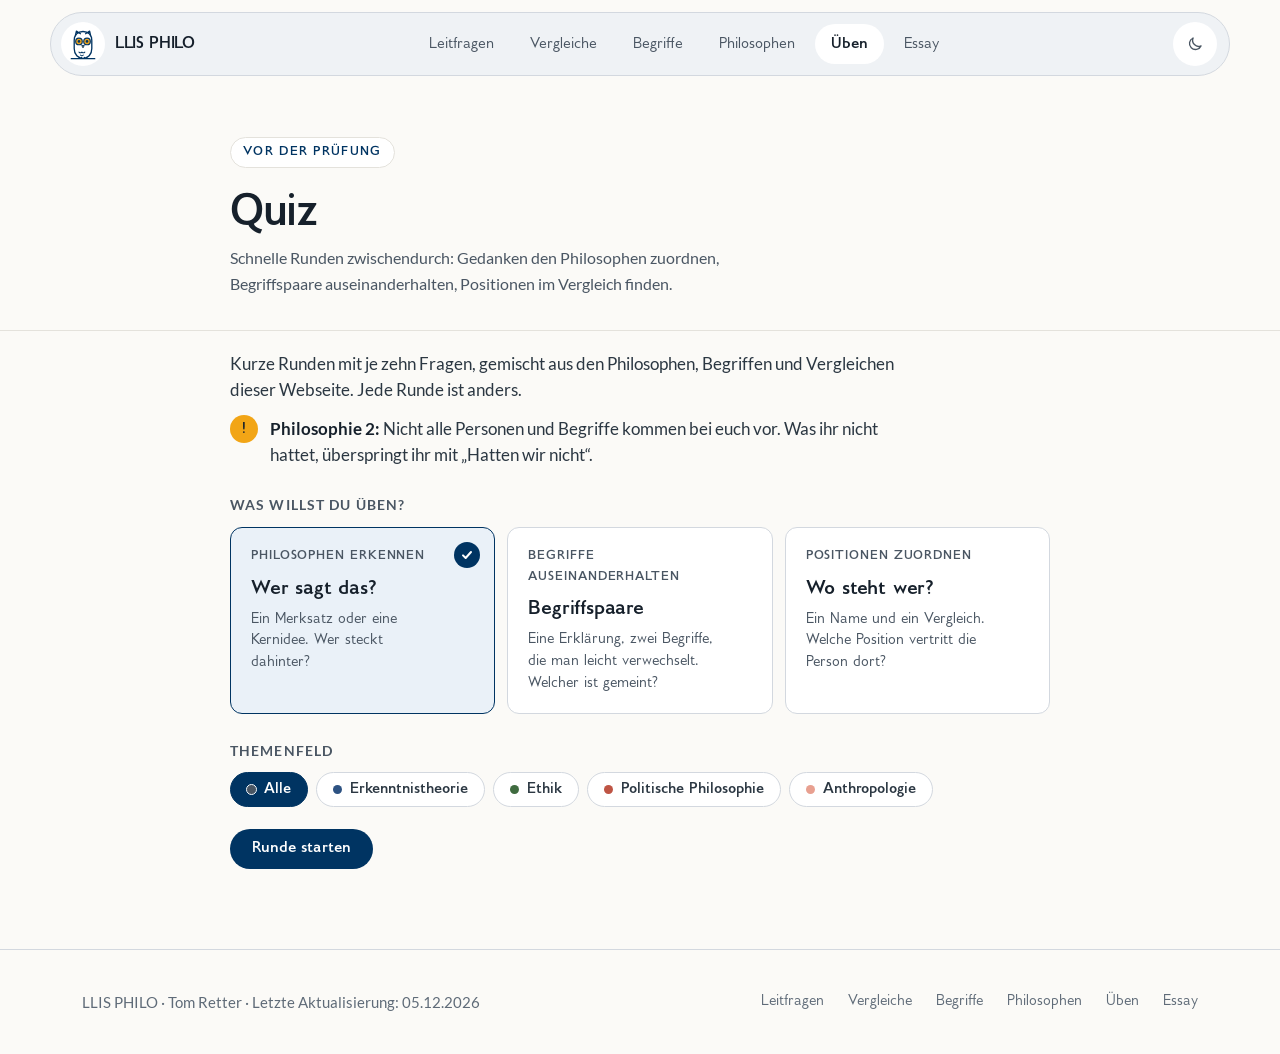
<file: quiz.html>
<!DOCTYPE html>
<html lang="de">
<head>
<link rel="preconnect" href="https://fonts.googleapis.com"><link href="https://fonts.googleapis.com/css2?family=Lato:ital,wght@0,400;0,700;1,400&display=swap" rel="stylesheet">
<script>/* Philo-CI: hell ist Standard */try{var _t=localStorage.getItem('philo-theme');if(_t!=='dark'){document.documentElement.classList.add('light');if(!_t)localStorage.setItem('philo-theme','light');}}catch(e){document.documentElement.classList.add('light');}</script>

<meta charset="UTF-8">
<meta name="viewport" content="width=device-width,initial-scale=1.0">
<title>LLIS PHILO - Quiz</title>
<style>
:root {
  --bg:#0f172a; --bg-2:#1e293b; --surface:#1e293b; --surface-2:#273548;
  --text:#f1f5f9; --text-2:#cbd5e1; --text-3:#94a3b8; --muted:#64748b;
  --border:rgba(255,255,255,.09); --border-2:rgba(255,255,255,.14);
  --nav-bg:rgba(15,23,42,.85);
  --accent:#003462; --accent-hover:#0B4A85;
  --accent-soft:rgba(0,52,98,.12); --accent-glow:rgba(0,52,98,.25);
  --font:-apple-system,BlinkMacSystemFont,"SF Pro Display","SF Pro Text","Helvetica Neue",system-ui,sans-serif;
  --serif:-apple-system,BlinkMacSystemFont,"SF Pro Display","Helvetica Neue",Georgia,serif;
  --r:10px; --rl:14px;
  --topnav-h:52px; --sidebar-w:220px;
  /* legacy aliases */
  --b:#f1f5f9; --bm:#94a3b8; --bl:rgba(255,255,255,.09); --ba:#64748b;
  --w:#1e293b; --br:rgba(255,255,255,.09);
  --gold:#fbbf24; --goldl:rgba(251,191,36,.12);
}
html.light {
  --bg:#ffffff; --bg-2:#f8fafc; --surface:#f8fafc; --surface-2:#f1f5f9;
  --text:#0f172a; --text-2:#1e293b; --text-3:#475569; --muted:#94a3b8;
  --border:rgba(0,0,0,.08); --border-2:rgba(0,0,0,.13);
  --nav-bg:rgba(255,255,255,.88);
  --accent:#003462; --accent-hover:#003462;
  --accent-soft:rgba(0,52,98,.1); --accent-glow:rgba(0,52,98,.2);
  --b:#0f172a; --bm:#475569; --bl:rgba(0,0,0,.08); --ba:#64748b;
  --w:#ffffff; --br:rgba(0,0,0,.08);
  --gold:#d97706; --goldl:rgba(217,119,6,.1);
}
*{box-sizing:border-box;margin:0;padding:0;}
body{padding-top:52px;font-family:var(--font);background:var(--bg);color:var(--text);font-size:17px;}












.lf-wrap{max-width:960px;margin:0 auto;padding:1.25rem;}
.lf-hero{background:linear-gradient(135deg,var(--b),var(--bm));color:#fff;
  border-radius:var(--rl);padding:1rem 1.25rem;margin-bottom:1.25rem;}
.lf-hero h1{font-size:20px;font-weight:600;margin-bottom:2px;}
.lf-hero p{font-size:16px;opacity:.85;}
.lf-sem{margin-bottom:1.5rem;}
.lf-sem-hdr{font-size:14.5px;font-weight:700;text-transform:uppercase;letter-spacing:.07em;
  padding:5px 0;margin-bottom:.6rem;border-bottom:2px solid;}
.lf-grid{display:grid;grid-template-columns:repeat(auto-fill,minmax(280px,1fr));gap:8px;}
.lf-card{background:var(--surface);border:1px solid var(--border);border-radius:var(--rl);padding:12px 14px;}
.lf-topic{font-size:13.5px;color:var(--muted);margin-bottom:5px;text-transform:uppercase;letter-spacing:.04em;}
.lf-q{font-size:16px;color:var(--text-2);font-style:italic;line-height:1.55;margin-bottom:8px;}
.lf-pos{font-size:14.5px;color:var(--muted);margin-bottom:7px;}
.lf-btn{font-size:15px;color:var(--bm);background:none;border:none;cursor:pointer;
  font-weight:600;padding:0;font-family:inherit;}
.lf-btn:hover{text-decoration:underline;}

.topnav{position:fixed;top:0;left:0;right:0;z-index:300;
  background:#1a1d24;height:48px;
  display:flex;align-items:center;padding:0 1rem;gap:.25rem;
  box-shadow:0 2px 10px rgba(26,29,36,.18);}
.topnav .brand{color:#fff;font-weight:700;font-size:15.5px;margin-right:.5rem;white-space:nowrap;flex-shrink:0;}
.topnav a{color:rgba(255,255,255,.65);text-decoration:none;font-size:15px;
  padding:4px 8px;border-radius:5px;transition:all .15s;white-space:nowrap;flex-shrink:0;}
.topnav a:hover{background:rgba(255,255,255,.12);color:#fff;}
.topnav a.active{background:rgba(255,255,255,.2);color:#fff;font-weight:600;}
.topnav .sp{flex:1;}


/* ── HAMBURGER MOBILE ── */
.topnav .nav-hamburger{display:none;background:rgba(255,255,255,.08);border:1px solid rgba(255,255,255,.15);color:rgba(255,255,255,.7);width:34px;height:34px;border-radius:8px;align-items:center;justify-content:center;cursor:pointer;flex-shrink:0;transition:background .15s;}
.topnav .nav-hamburger:hover{background:rgba(255,255,255,.15);color:#fff;}
html.light .topnav .nav-hamburger{background:rgba(0,0,0,.05);border-color:rgba(0,0,0,.1);color:var(--text-3);}
.topnav .nav-links{display:contents;}
@media(max-width:640px){
  .topnav .nav-hamburger{display:flex;}
  .topnav .nav-links{display:none;position:fixed;top:52px;left:0;right:0;background:var(--nav-bg,rgba(15,23,42,.95));backdrop-filter:saturate(180%) blur(20px);-webkit-backdrop-filter:saturate(180%) blur(20px);border-bottom:1px solid var(--border);flex-direction:column;padding:.5rem 1rem .75rem;gap:.25rem;z-index:299;}
  .topnav .nav-links.open{display:flex;}
  .topnav .nav-links a{font-size:17px;padding:10px 12px;border-radius:8px;width:100%;}
}
.ci-lvl{font-weight:400;color:var(--text-3,#6B7785)}
</style>
<style>
/* ═══════════════════════════════════════════════
   NEW DESIGN SYSTEM - injected override
   ═══════════════════════════════════════════════ */

html.light {
  --bg:#ffffff; --bg-2:#f8fafc; --surface:#f8fafc; --surface-2:#f1f5f9;
  --text:#0f172a; --text-2:#1e293b; --text-3:#475569; --muted:#94a3b8;
  --border:rgba(0,0,0,.07); --border-2:rgba(0,0,0,.11);
  --nav-bg:rgba(255,255,255,.85);
  --accent:#003462; --accent-hover:#003462;
  --accent-soft:rgba(0,52,98,.1); --accent-glow:rgba(0,52,98,.2);
  --b:#0f172a; --bm:#475569; --bl:rgba(0,0,0,.07); --ba:#64748b;
  --w:#ffffff; --br:rgba(0,0,0,.07);
}

/* ── Base ─────────────────────────────────────── */
*, *::before, *::after { box-sizing:border-box; }
body {
  background:var(--bg) !important;
  color:var(--text) !important;
  font-family:var(--font) !important;
  padding-top:52px !important;
  -webkit-font-smoothing:antialiased;
}
html.light body { color:var(--text) !important; }

/* ── Nav ──────────────────────────────────────── */
.topnav {
  position:fixed !important; top:0 !important; left:0 !important; right:0 !important;
  z-index:300 !important; height:52px !important;
  background:var(--nav-bg) !important;
  backdrop-filter:saturate(180%) blur(20px) !important;
  -webkit-backdrop-filter:saturate(180%) blur(20px) !important;
  border-bottom:1px solid var(--border) !important;
  box-shadow:none !important;
  display:flex !important; align-items:center !important;
  padding:0 1.5rem !important; gap:.25rem !important;
}
.topnav .brand, .topnav .nav-home {
  color:var(--text) !important; font-weight:700 !important; font-size:16.5px !important;
  margin-right:1.25rem !important; white-space:nowrap !important;
  letter-spacing:-.02em !important; text-decoration:none !important;
  flex-shrink:0 !important;
}
.topnav .brand span, .topnav .nav-home span { color:var(--accent) !important; }
.topnav a {
  color:var(--text-3) !important; text-decoration:none !important; font-size:15.5px !important;
  padding:6px 11px !important; border-radius:6px !important;
  transition:background .15s,color .15s !important; font-weight:400 !important;
  white-space:nowrap !important; flex-shrink:0 !important;
}
.topnav a:hover { background:rgba(255,255,255,.07) !important; color:var(--text) !important; }
html.light .topnav a:hover { background:rgba(0,0,0,.05) !important; }
.topnav a.active {
  color:var(--accent) !important; font-weight:600 !important;
  background:var(--accent-soft) !important;
}
.topnav .sp { flex:1 !important; min-width:0 !important; }
.topnav .srch input {
  background:rgba(255,255,255,.07) !important; border:1px solid var(--border-2) !important;
  color:var(--text) !important; border-radius:8px !important;
  font-family:var(--font) !important;
}
.topnav .srch input:focus {
  background:var(--surface) !important; border-color:var(--accent) !important;
  box-shadow:0 0 0 3px var(--accent-soft) !important;
}
.topnav .srch input::placeholder { color:var(--muted) !important; }
html.light .topnav .srch input { background:rgba(0,0,0,.04) !important; }
.topnav .nav-print, .topnav button:not(.theme-toggle) {
  background:rgba(255,255,255,.07) !important; border:1px solid var(--border-2) !important;
  color:var(--text-3) !important; border-radius:6px !important; font-size:15.5px !important;
  font-family:var(--font) !important;
}
.theme-toggle {
  background:rgba(255,255,255,.08) !important; border:1px solid var(--border-2) !important;
  color:var(--text-3) !important; width:32px !important; height:32px !important;
  border-radius:8px !important; display:flex !important;
  align-items:center !important; justify-content:center !important;
  cursor:pointer !important; font-size:16.5px !important;
  transition:all .15s !important; flex-shrink:0 !important;
}
.theme-toggle:hover { background:rgba(255,255,255,.14) !important; }
html.light .theme-toggle {
  background:rgba(0,0,0,.05) !important; border-color:rgba(0,0,0,.1) !important;
}

/* ── Cards / surfaces ─────────────────────────── */
.pcard, .tile, .pc, .card, .bgcard, .htab,
.ptbl, .sidebar, .main .cbar {
  background:var(--surface) !important;
  border-color:var(--border) !important;
}
.pcard:hover { border-color:var(--border-2) !important; box-shadow:0 4px 20px rgba(0,0,0,.25) !important; }
.pcard.exp { border-color:var(--accent) !important; box-shadow:0 4px 16px var(--accent-soft) !important; }

/* ── Filter bars ──────────────────────────────── */
.filter-bar, .cbar, .lf-filter-bar {
  background:var(--surface) !important; border-color:var(--border) !important;
}
.fbtn, .nb, .vb {
  background:var(--surface) !important; border-color:var(--border-2) !important;
  color:var(--text-3) !important; font-family:var(--font) !important;
}
.fbtn:hover, .nb:hover { border-color:var(--accent) !important; color:var(--text) !important; background:rgba(255,255,255,.05) !important; }
.fbtn.on, .nb.on, .vb.on {
  background:var(--accent) !important; color:#fff !important;
  border-color:var(--accent) !important;
}
html.light .fbtn, html.light .nb, html.light .vb {
  background:var(--surface) !important; border-color:rgba(0,0,0,.12) !important; color:#374151 !important;
}

/* ── Text overrides ───────────────────────────── */
.pname, .tn { color:var(--text) !important; }
.pstroem, .pdates, .tp, .stl { color:var(--text-3) !important; }
.pmerk, .pbio, .pkonzept, .ptbl td { color:var(--text-2) !important; }
.pkernidee-lbl, .pkonzepte-lbl, .pmerksatz-lbl, .pquer-lbl,
.slbl, .shdr, .lbl { color:var(--muted) !important; }
.no-r { color:var(--muted) !important; }
.parr { color:var(--muted) !important; }

/* ── Highlight boxes ──────────────────────────── */
.pkernidee {
  background:rgba(0,52,98,.08) !important;
  border-left-color:var(--accent) !important;
  color:var(--text-2) !important;
}
.pmerksatz {
  background:rgba(34,197,94,.07) !important;
  border-left-color:#22c55e !important;
  color:#86efac !important;
}
html.light .pkernidee { background:#EEF3F8 !important; color:#003462 !important; }
html.light .pmerksatz { background:#f0fdf4 !important; color:#166534 !important; }

/* ── Sidebar (begriffe, vergleiche) ──────────────*/
.sidebar {
  background:var(--surface) !important;
  border-color:var(--border) !important;
}
.ni { color:var(--text-3) !important; }
.ni:hover { background:rgba(255,255,255,.05) !important; color:var(--text) !important; }
.ni.on { background:var(--accent-soft) !important; color:var(--accent) !important; border-left-color:var(--accent) !important; }
.fni { color:var(--text-3) !important; }
.fni:hover, .fni.on { background:rgba(234,179,8,.1) !important; color:#fbbf24 !important; border-left-color:#fbbf24 !important; }
.sb-sem-link { border-left-color:transparent !important; }
.sb-sem-link:hover { background:rgba(255,255,255,.05) !important; border-left-color:var(--accent) !important; }
.sb-sem-link.active { background:var(--accent-soft) !important; border-left-color:var(--accent) !important; }
.sb-sem-name { color:var(--text) !important; }
.sb-sem-sub { color:var(--muted) !important; }
.sb-sub-link { color:var(--text-3) !important; }
.sb-sub-link:hover, .sb-sub-link.active { color:var(--accent) !important; background:var(--accent-soft) !important; }
html.light .sidebar { background:#f8fafc !important; border-color:rgba(0,0,0,.08) !important; }
html.light .ni { color:#374151 !important; }
html.light .ni.on { background:rgba(0,52,98,.08) !important; color:#003462 !important; border-left-color:#003462 !important; }
html.light .sb-sem-name { color:#0f172a !important; }
html.light .sb-sub-link { color:#475569 !important; }

/* ── Vergleich table ──────────────────────────── */
.ptbl { border-color:var(--border) !important; }
.ptbl th { color:var(--text) !important; }
.ptbl th.rh { background:var(--surface-2) !important; color:var(--muted) !important; }
.ptbl td { color:var(--text-2) !important; border-color:rgba(255,255,255,.04) !important; }
.ptbl td.rl { background:var(--surface-2) !important; color:var(--muted) !important; border-right-color:var(--border) !important; }
.ptbl tr:hover td { background:rgba(255,255,255,.03) !important; }
.ptbl tr:hover td.rl { background:var(--surface-2) !important; }
.ptbl tbody tr:nth-child(even) td { background:rgba(255,255,255,.02) !important; }
.ptbl tbody tr:nth-child(even) td.rl { background:var(--surface-2) !important; }
.ptbl tbody tr:nth-child(even):hover td { background:rgba(255,255,255,.04) !important; }
/* Merksatz row in table */
.mr td { background:rgba(0,52,98,.12) !important; color:#C9D6E8 !important; border-top-color:var(--accent) !important; border-bottom-color:var(--accent) !important; }
.mr td.rl { background:rgba(0,52,98,.25) !important; color:#8EC5F0 !important; }
html.light .ptbl td { color:#1e293b !important; border-color:rgba(0,0,0,.06) !important; }
html.light .ptbl th.rh, html.light .ptbl td.rl { background:#f8fafc !important; color:#94a3b8 !important; }
html.light .ptbl tr:hover td { background:#f8fafc !important; }
html.light .mr td { background:#EEF3F8 !important; color:#92400e !important; }
html.light .mr td.rl { background:#C9D6E8 !important; color:#003462 !important; }

/* ── Hero/stats boxes (vergleiche) ───────────────*/
.hero {
  background:linear-gradient(135deg,rgba(15,23,42,1),rgba(30,41,59,1)) !important;
  border:1px solid var(--border) !important;
}
.stat { background:rgba(255,255,255,.08) !important; }
.stat .stn { color:var(--accent) !important; }
.htab { border:1px solid var(--border) !important; color:var(--text-2) !important; }
.htab h3 { color:var(--text) !important; }
.lf { background:rgba(255,255,255,.05) !important; border-left-color:var(--accent) !important; color:var(--text-2) !important; font-style:italic; }
html.light .hero { background:linear-gradient(135deg,#1e293b,#334155) !important; }
html.light .stat { background:rgba(255,255,255,.15) !important; }
html.light .htab { background:var(--surface) !important; }
html.light .lf { background:#EEF3F8 !important; border-left-color:#003462 !important; color:#003462 !important; }

/* ── Karteikarten ─────────────────────────────── */
.card-shell, .card-inner, .card-front, .card-back { border-color:var(--border) !important; }
.card-front { background:var(--surface) !important; }
.card-back { background:var(--surface-2) !important; }
.card-front-term { color:var(--text) !important; }
.card-back-body { color:var(--text-2) !important; }
.deck-btn, .ctrl-btn {
  background:var(--surface) !important; border:1px solid var(--border-2) !important;
  color:var(--text-2) !important; font-family:var(--font) !important;
}
.deck-btn:hover, .ctrl-btn:hover { border-color:var(--accent) !important; color:var(--text) !important; }
.deck-btn.active { background:var(--accent) !important; border-color:var(--accent) !important; color:#fff !important; }
.progress-bar { background:var(--border) !important; }
.progress-fill { background:var(--accent) !important; }

/* ── Begriffe article ─────────────────────────── */
.article-wrap, .entry, .bcard {
  background:var(--surface) !important; border-color:var(--border) !important;
}
.entry-title, .bcard-title, .art-h1, .art-h2 { color:var(--text) !important; }
.entry-body, .bcard-body { color:var(--text-2) !important; }
.tag-pill, .alpha-sb-link {
  background:var(--surface-2) !important; border-color:var(--border) !important;
  color:var(--text-3) !important;
}
.tag-pill:hover, .alpha-sb-link:hover, .alpha-sb-link.active {
  background:var(--accent-soft) !important; color:var(--accent) !important; border-color:var(--accent) !important;
}
html.light .entry, html.light .bcard, html.light .article-wrap {
  background:var(--surface) !important; border-color:rgba(0,0,0,.07) !important;
}

/* ── Leitfragen ───────────────────────────────── */
.qcard, .qblock, .qa-wrap {
  background:var(--surface) !important; border-color:var(--border) !important;
}
.qcard:hover { border-color:var(--accent) !important; }
.qcard-title { color:var(--text) !important; }
.qcard-body, .qa-body { color:var(--text-2) !important; }
.antwort, .answer-block {
  background:rgba(0,52,98,.07) !important;
  border-left:3px solid var(--accent) !important;
  color:var(--text-2) !important;
}
html.light .qcard, html.light .qblock { background:var(--surface) !important; }
html.light .antwort { background:#EEF3F8 !important; color:#003462 !important; }

/* ── Scrollbar ────────────────────────────────── */
::-webkit-scrollbar { width:5px; height:5px; }
::-webkit-scrollbar-track { background:transparent; }
::-webkit-scrollbar-thumb { background:var(--bg-3,#334155); border-radius:99px; }
html.light ::-webkit-scrollbar-thumb { background:#cbd5e1; }
</style>
<style>
/* ═══ DESIGN SYSTEM ═══════════════════════════════ */

*, *::before, *::after { box-sizing:border-box; }
html { scroll-behavior:smooth; }

body {
  background:var(--bg) !important;
  color:var(--text) !important;
  font-family:var(--font) !important;
  -webkit-font-smoothing:antialiased;
  -moz-osx-font-smoothing:grayscale;
}

/* ── NAV ── */
.topnav {
  position:fixed !important; top:0 !important; left:0 !important; right:0 !important;
  z-index:300 !important; height:52px !important;
  background:var(--nav-bg) !important;
  backdrop-filter:saturate(180%) blur(20px) !important;
  -webkit-backdrop-filter:saturate(180%) blur(20px) !important;
  border-bottom:1px solid var(--border) !important;
  box-shadow:none !important;
  display:flex !important; align-items:center !important;
  padding:0 1.5rem !important; gap:.2rem !important;
}
.topnav .brand, .topnav .nav-home {
  color:var(--text) !important; font-weight:700 !important; font-size:16.5px !important;
  margin-right:1.25rem !important; white-space:nowrap !important;
  letter-spacing:-.02em !important; text-decoration:none !important; flex-shrink:0 !important;
}
.topnav .brand span { color:var(--accent) !important; }
.topnav a {
  color:var(--text-3) !important; text-decoration:none !important; font-size:15.5px !important;
  padding:6px 10px !important; border-radius:6px !important;
  font-weight:400 !important; white-space:nowrap !important; flex-shrink:0 !important;
  transition:background .15s,color .15s !important;
}
.topnav a:hover { background:rgba(255,255,255,.07) !important; color:var(--text) !important; }
html.light .topnav a:hover { background:rgba(0,0,0,.05) !important; }
.topnav a.active { color:var(--accent) !important; font-weight:600 !important; background:var(--accent-soft) !important; }
.topnav .sp, .topnav .nav-sp { flex:1 !important; min-width:0 !important; }
.topnav .srch input, .topnav input {
  background:rgba(255,255,255,.07) !important; border:1px solid var(--border-2) !important;
  color:var(--text) !important; border-radius:8px !important; font-family:var(--font) !important;
}
.topnav .srch input::placeholder, .topnav input::placeholder { color:var(--muted) !important; }
.topnav .srch input:focus, .topnav input:focus {
  background:var(--surface) !important; border-color:var(--accent) !important;
  box-shadow:0 0 0 3px var(--accent-soft) !important; outline:none !important;
}
html.light .topnav .srch input, html.light .topnav input { background:rgba(0,0,0,.04) !important; }
.topnav .nav-print, .topnav .nb {
  background:rgba(255,255,255,.07) !important; border:1px solid var(--border-2) !important;
  color:var(--text-3) !important; border-radius:6px !important; font-family:var(--font) !important;
}

/* theme toggle */
.theme-toggle {
  background:rgba(255,255,255,.08) !important; border:1px solid var(--border-2) !important;
  color:var(--text-3) !important; width:32px !important; height:32px !important;
  border-radius:8px !important; display:flex !important; align-items:center !important;
  justify-content:center !important; cursor:pointer !important; font-size:16.5px !important;
  flex-shrink:0 !important; transition:all .15s !important;
}
.theme-toggle:hover { background:rgba(255,255,255,.14) !important; }
html.light .theme-toggle { background:rgba(0,0,0,.05) !important; border-color:rgba(0,0,0,.1) !important; }

/* ── PAGE HERO ── */
.page-hero {
  background:var(--bg);
  padding:3.5rem 2rem 2.5rem;
  position:relative; overflow:hidden;
  border-bottom:1px solid var(--border);
}
.page-hero::before {
  content:''; position:absolute; inset:0; pointer-events:none;
  background:radial-gradient(ellipse 70% 60% at 50% -10%, rgba(0,52,98,.14) 0%, transparent 60%);
}
.page-hero-inner { max-width:1100px; margin:0 auto; position:relative; }
.page-hero-badge {
  display:inline-flex; align-items:center; gap:6px;
  background:var(--accent-soft); border:1px solid rgba(0,52,98,.28);
  color:var(--accent); font-size:14.5px; font-weight:700; letter-spacing:.08em;
  text-transform:uppercase; padding:4px 12px; border-radius:99px; margin-bottom:1.25rem;
}
.page-hero h1 {
  font-size:clamp(1.8rem,4vw,3rem); font-weight:700; letter-spacing:-.03em;
  line-height:1.1; color:var(--text); margin-bottom:.75rem;
}
.page-hero p {
  font-size:1rem; color:var(--text-3); max-width:560px; line-height:1.65;
}

/* ── CARDS / SURFACES ── */
.pcard, .lf-card, .tile, .pc, .qcard, .bcard, .htab, .pgrid .pcard {
  background:var(--surface) !important;
  border-color:var(--border) !important;
  color:var(--text-2) !important;
}
.pcard:hover, .lf-card:hover, .tile:hover {
  border-color:var(--accent) !important;
  box-shadow:0 4px 20px rgba(0,0,0,.3) !important;
}
.pcard.exp { border-color:var(--accent) !important; box-shadow:0 4px 16px var(--accent-soft) !important; }

/* ── FILTER BARS ── */
.filter-bar, .cbar, .lf-filter-bar {
  background:var(--surface) !important; border-color:var(--border) !important;
}
.fbtn, .vb {
  background:rgba(255,255,255,.05) !important; border-color:var(--border-2) !important;
  color:var(--text-3) !important; font-family:var(--font) !important;
  transition:all .15s !important;
}
.fbtn:hover, .vb:hover { border-color:var(--accent) !important; color:var(--text) !important; }
.fbtn.on, .vb.on { background:var(--accent) !important; color:#fff !important; border-color:var(--accent) !important; }
html.light .fbtn, html.light .vb { background:#fff !important; border-color:rgba(0,0,0,.12) !important; color:#374151 !important; }

/* ── TYPOGRAPHY ── */
.pname, .tn, .lf-card h3, .qcard-title { color:var(--text) !important; }
.pstroem, .pdates, .tp { color:var(--text-3) !important; }
.pkonzept, .pbio { color:var(--text-2) !important; }
.pkernidee-lbl, .pkonzepte-lbl, .pmerksatz-lbl, .pquer-lbl,
.slbl, .lbl { color:var(--muted) !important; font-family:var(--font) !important; }
.no-r { color:var(--muted) !important; }
.parr { color:var(--muted) !important; }

/* ── HIGHLIGHT BOXES ── */
.pkernidee {
  background:rgba(0,52,98,.08) !important; border-left-color:var(--accent) !important;
  color:var(--text-2) !important; border-radius:0 8px 8px 0 !important;
}
.pmerksatz {
  background:rgba(34,197,94,.07) !important; border-left-color:#22c55e !important;
  color:#86efac !important; border-radius:0 8px 8px 0 !important;
}
html.light .pkernidee { background:#EEF3F8 !important; color:#003462 !important; }
html.light .pmerksatz { background:#f0fdf4 !important; color:#166534 !important; }

/* ── LEITFRAGEN ── */
.lf-wrap { max-width:1100px !important; margin:0 auto !important; padding:2rem !important; }
.lf-hero { display:none !important; } /* replaced by page-hero */
.lf-sem-hdr {
  font-size:14.5px !important; font-weight:700 !important; text-transform:uppercase !important;
  letter-spacing:.08em !important; padding:4px 0 !important; margin-bottom:.75rem !important;
  border-bottom-width:2px !important; border-bottom-style:solid !important;
  font-family:var(--font) !important; opacity:1 !important;
}
.lf-card {
  background:var(--surface) !important; border:1px solid var(--border) !important;
  border-radius:12px !important; padding:1.1rem 1.25rem !important;
  transition:border-color .15s, box-shadow .15s !important;
}
.lf-card:hover { border-color:var(--accent) !important; box-shadow:0 4px 20px rgba(0,0,0,.25) !important; }
.lf-topic { color:var(--muted) !important; font-size:13.5px !important; }
.lf-q { color:var(--text) !important; font-size:17px !important; font-style:normal !important; font-weight:500 !important; line-height:1.5 !important; }
.lf-pos { color:var(--text-3) !important; font-size:14.5px !important; }
.lf-btn { color:var(--accent) !important; font-size:15.5px !important; font-weight:600 !important; font-family:var(--font) !important; }
.lf-btn:hover { opacity:.8 !important; text-decoration:none !important; }
.lf-sem { margin-bottom:2.5rem !important; }
.lf-grid { gap:12px !important; }

/* ── PHILOSOPHEN ── */
.pexp { border-top-color:var(--border) !important; }
.pquer-chips .qchip { transition:all .15s !important; }

/* ── VERGLEICHE sidebar + layout ── */
.layout { height:calc(100vh - 52px) !important; }
.sidebar {
  top:52px !important; height:calc(100vh - 52px) !important;
  background:var(--surface) !important; border-right-color:var(--border) !important;
}
.sidebar::-webkit-scrollbar-thumb { background:var(--surface-2) !important; }
.ni { color:var(--text-3) !important; font-family:var(--font) !important; }
.ni:hover { background:rgba(255,255,255,.05) !important; color:var(--text) !important; }
.ni.on { background:var(--accent-soft) !important; color:var(--accent) !important; border-left-color:var(--accent) !important; }
.fni { color:var(--text-3) !important; }
.fni:hover, .fni.on { background:var(--goldl) !important; color:var(--gold) !important; border-left-color:var(--gold) !important; }
.nd { opacity:.7 !important; }
.slbl { color:var(--muted) !important; font-size:11.5px !important; }
.cbar { background:var(--surface) !important; border-bottom-color:var(--border) !important; }
.cnt { background:var(--bg) !important; }
.hero {
  background:linear-gradient(135deg,var(--bg-2),var(--surface-2)) !important;
  border:1px solid var(--border) !important;
}
.stat { background:rgba(255,255,255,.07) !important; }
.stat .stn { color:var(--accent) !important; }
.htab { border:1px solid var(--border) !important; }
.htab h3 { color:var(--text) !important; }
.lf { background:var(--accent-soft) !important; border-left-color:var(--accent) !important; color:var(--text-2) !important; }
.tile { background:var(--surface) !important; border-color:var(--border) !important; }
.tile:hover { border-color:var(--accent) !important; }
.tn { color:var(--text) !important; }
.tp { color:var(--muted) !important; }
.thdr h2 { color:var(--text) !important; }
.sbdg { opacity:.9 !important; }

/* ── VERGLEICHE TABLE ── */
.ptbl { border-color:var(--border) !important; background:var(--surface) !important; }
.ptbl th { color:var(--text) !important; }
.ptbl th.rh { background:var(--surface-2) !important; color:var(--muted) !important; }
.ptbl td { color:var(--text-2) !important; border-top-color:rgba(255,255,255,.04) !important; }
.ptbl td.rl { background:var(--surface-2) !important; color:var(--muted) !important; border-right-color:var(--border) !important; }
.ptbl tr:hover td { background:rgba(255,255,255,.03) !important; }
.ptbl tr:hover td.rl { background:var(--surface-2) !important; }
.ptbl tbody tr:nth-child(even) td { background:rgba(255,255,255,.02) !important; }
.ptbl tbody tr:nth-child(even) td.rl { background:var(--surface-2) !important; }
.mr td { background:rgba(0,52,98,.1) !important; color:#C9D6E8 !important; border-top-color:var(--accent) !important; border-bottom-color:var(--accent) !important; }
.mr td.rl { background:rgba(0,52,98,.2) !important; color:#8EC5F0 !important; }
.pc { background:var(--surface) !important; border-color:var(--border) !important; }

html.light .ptbl { background:#fff !important; }
html.light .ptbl th.rh, html.light .ptbl td.rl { background:#f8fafc !important; color:#94a3b8 !important; }
html.light .ptbl td { color:#1e293b !important; border-top-color:rgba(0,0,0,.05) !important; }
html.light .ptbl tr:hover td { background:#f8fafc !important; }
html.light .mr td { background:#EEF3F8 !important; color:#92400e !important; }
html.light .mr td.rl { background:#C9D6E8 !important; color:#003462 !important; }

/* ── BEGRIFFE sidebar ── */
.sb-sem-link { border-left-color:transparent !important; }
.sb-sem-link:hover { background:rgba(255,255,255,.05) !important; border-left-color:var(--accent) !important; }
.sb-sem-link.active { background:var(--accent-soft) !important; border-left-color:var(--accent) !important; }
.sb-sem-name { color:var(--text) !important; }
.sb-sem-sub { color:var(--muted) !important; }
.sb-sub-link { color:var(--text-3) !important; }
.sb-sub-link:hover, .sb-sub-link.active { color:var(--accent) !important; background:var(--accent-soft) !important; border-left-color:var(--accent) !important; }
.alpha-sb-link { background:var(--surface-2) !important; border-color:var(--border) !important; color:var(--text-3) !important; }
.alpha-sb-link:hover, .alpha-sb-link.active { background:var(--accent-soft) !important; color:var(--accent) !important; border-color:var(--accent) !important; }
html.light .sb-sem-name { color:#0f172a !important; }
html.light .sb-sub-link { color:#475569 !important; }
html.light .ni { color:#374151 !important; }
html.light .ni.on { background:rgba(0,52,98,.08) !important; color:#003462 !important; border-left-color:#003462 !important; }

/* ── KARTEIKARTEN ── */
.deck-btn, .ctrl-btn, .mode-btn {
  background:var(--surface) !important; border:1px solid var(--border-2) !important;
  color:var(--text-2) !important; font-family:var(--font) !important;
}
.deck-btn:hover, .ctrl-btn:hover { border-color:var(--accent) !important; color:var(--text) !important; }
.deck-btn.active, .mode-btn.active { background:var(--accent) !important; border-color:var(--accent) !important; color:#fff !important; }
.progress-bar { background:var(--border) !important; }
.progress-fill { background:var(--accent) !important; }

/* ── BEGRIFFE entries ── */
.entry, .bcard, .article-wrap {
  background:var(--surface) !important; border-color:var(--border) !important;
}
.entry-title, .bcard-title, .art-h1 { color:var(--text) !important; }
.entry-body, .bcard-body { color:var(--text-2) !important; }

/* ── SCROLLBAR ── */
::-webkit-scrollbar { width:5px; height:5px; }
::-webkit-scrollbar-track { background:transparent; }
::-webkit-scrollbar-thumb { background:var(--surface-2); border-radius:99px; }
html.light ::-webkit-scrollbar-thumb { background:#cbd5e1; }
</style>
<style>
.version-badge {
  position:fixed; bottom:1rem; right:1rem; z-index:500;
  background:rgba(15,23,42,.75); backdrop-filter:blur(10px);
  -webkit-backdrop-filter:blur(10px);
  border:1px solid rgba(255,255,255,.1);
  color:#64748b; font-size:13px; font-weight:600;
  letter-spacing:.06em; padding:4px 10px; border-radius:99px;
  pointer-events:none; user-select:none;
}
html.light .version-badge {
  background:rgba(255,255,255,.85); border-color:rgba(0,0,0,.08); color:#94a3b8;
}
</style>
<link rel="stylesheet" href="philo-ci.css">
<style id="owl-anim">
.ci-logo .owl,.ci-logo .owl-eyes,.ci-logo .owl-pupils{transform-box:view-box}
.ci-logo .owl{transform-origin:60px 100px}
.ci-logo .owl-eyes{transform-origin:60px 53px}
a:hover .ci-logo .owl,a:focus-visible .ci-logo .owl{animation:owl-tilt 1.1s ease-in-out}
a:hover .ci-logo .owl-eyes,a:focus-visible .ci-logo .owl-eyes{animation:owl-blink 1.1s ease-in-out}
a:hover .ci-logo .owl-pupils,a:focus-visible .ci-logo .owl-pupils{animation:owl-look 1.1s ease-in-out}
@keyframes owl-tilt{0%,100%{transform:rotate(0)}25%{transform:rotate(-9deg)}55%{transform:rotate(7deg)}80%{transform:rotate(-2deg)}}
@keyframes owl-blink{0%,38%,50%,100%{transform:scaleY(1)}44%{transform:scaleY(.12)}}
@keyframes owl-look{0%,100%{transform:translate(0,0)}20%,35%{transform:translate(-3px,0)}60%,75%{transform:translate(3px,-1px)}}
@media (prefers-reduced-motion:reduce){a .ci-logo *{animation:none!important}}
</style>
</head>
<body>
<nav class="topnav"><a class="brand" href="index.html" aria-label="Startseite"><svg class="ci-logo" viewBox="0 0 120 120" aria-hidden="true"><circle cx="60" cy="60" r="60" fill="#FFFFFF"/><g class="owl"><g fill="none" stroke="#003462" stroke-width="3.6" stroke-linecap="round" stroke-linejoin="round"><path d="M36 50c0-15 10-24 24-24s24 9 24 24v22c0 17-11 27-24 27S36 89 36 72Z"/><path d="M39 38l3-13 11 7M81 38l-3-13-11 7"/><path d="M49 82c2.5 2.5 5.5 2.5 8 0 2.5 2.5 5.5 2.5 8 0M53 90c2.5 2.5 5.5 2.5 8 0" stroke-width="2.8"/><path d="M28 100h64"/><path d="M50 99v-3M56 99v-3M64 99v-3M70 99v-3" stroke-width="2.8"/></g><g class="owl-eyes"><circle cx="49" cy="53" r="9" fill="#F2A516" stroke="#003462" stroke-width="3.2"/><circle cx="71" cy="53" r="9" fill="#F2A516" stroke="#003462" stroke-width="3.2"/><g class="owl-pupils"><circle cx="49" cy="53" r="3.6" fill="#003462"/><circle cx="71" cy="53" r="3.6" fill="#003462"/></g></g><path d="M56.5 64h7L60 70.5Z" fill="#F2A516" stroke="#003462" stroke-width="2.4" stroke-linejoin="round"/></g></svg><b>LLIS PHILO</b></a><div class="nav-links" id="navLinks"><a href="leitfragen.html" class="">Leitfragen</a><a href="vergleiche.html" class="">Vergleiche</a><a href="begriffe.html" class="">Begriffe</a><a href="philosophen.html" class="">Philosophen</a><a href="uebung.html" class="active">Üben</a><a href="essay.html" class="">Essay</a></div><span class="sp"></span><button class="theme-toggle" onclick="window.print()" title="Drucken" aria-label="Drucken"><svg width="17" height="17" viewBox="0 0 24 24" fill="none" stroke="currentColor" stroke-width="1.8" stroke-linecap="round" stroke-linejoin="round"><path d="M7 9V3h10v6M7 18H4v-7a2 2 0 0 1 2-2h12a2 2 0 0 1 2 2v7h-3"/><path d="M7 14h10v7H7Z"/></svg></button><button class="theme-toggle" id="themeBtn" title="Hell/Dunkel" aria-label="Dunkelmodus" aria-pressed="false"><svg width="18" height="18" viewBox="0 0 24 24" aria-hidden="true"><path d="M20 14.5A8 8 0 0 1 9.5 4 8 8 0 1 0 20 14.5Z" fill="none" stroke="currentColor" stroke-width="1.8" stroke-linecap="round" stroke-linejoin="round"/></svg></button><button class="nav-hamburger" id="navHamburger" aria-label="Menü öffnen" aria-expanded="false" aria-controls="navLinks"><svg width="18" height="18" viewBox="0 0 24 24" fill="none" stroke="currentColor" stroke-width="1.8" stroke-linecap="round"><path d="M4 7h16M4 12h16M4 17h16"/></svg></button></nav>
<div class="page-hero"><div class="page-hero-inner"><div class="page-hero-badge">Vor der Prüfung</div><h1>Quiz</h1><p>Schnelle Runden zwischendurch: Gedanken den Philosophen zuordnen, Begriffspaare auseinanderhalten, Positionen im Vergleich finden.</p></div></div>
<main class="st-wrap" id="qzApp"></main>
<footer class="ci-foot"><div class="ci-foot-in"><span>LLIS PHILO · Tom Retter<span data-upd=" · "></span></span><nav aria-label="Fußzeile"><a href="leitfragen.html">Leitfragen</a><a href="vergleiche.html">Vergleiche</a><a href="begriffe.html">Begriffe</a><a href="philosophen.html">Philosophen</a><a href="uebung.html">Üben</a><a href="essay.html">Essay</a></nav></div></footer>
<script>
(function(){
  var btn=document.getElementById('themeBtn');
  var html=document.documentElement;
  var MOON='<svg width="18" height="18" viewBox="0 0 24 24" aria-hidden="true"><path d="M20 14.5A8 8 0 0 1 9.5 4 8 8 0 1 0 20 14.5Z" fill="none" stroke="currentColor" stroke-width="1.8" stroke-linecap="round" stroke-linejoin="round"/></svg>';
  var SUN='<svg width="18" height="18" viewBox="0 0 24 24" aria-hidden="true"><g fill="none" stroke="currentColor" stroke-width="1.8" stroke-linecap="round"><circle cx="12" cy="12" r="4"/><path d="M12 2v2M12 20v2M4.9 4.9l1.4 1.4M17.7 17.7l1.4 1.4M2 12h2M20 12h2M4.9 19.1l1.4-1.4M17.7 6.3l1.4-1.4"/></g></svg>';
  /* Wie auf der Startseite: im hellen Modus der Mond (Ziel), im dunklen die Sonne */
  function setIcon(){ if(!btn)return; var dark=!html.classList.contains('light'); btn.innerHTML=dark?SUN:MOON; btn.setAttribute('aria-pressed',dark?'true':'false'); }
  setIcon();
  if(btn){ btn.addEventListener('click',function(){
    var l=html.classList.toggle('light');
    setIcon();
    try{localStorage.setItem('philo-theme',l?'light':'dark');}catch(e){}
  }); }
})();
</script>

<div class="version-badge">v1.0</div>
<style>
/* ── PAGE HERO: Inhalt links, Titel rechts ── */
.page-hero-inner { text-align: left !important; max-width: none !important; margin-left: 0 !important; margin-right: 0 !important; }
.page-hero h1 {
  font-family: var(--serif) !important;
  font-size: clamp(1.8rem,4vw,2.8rem) !important;
  font-weight: 700 !important;
  letter-spacing: -.03em !important;
  text-align: left !important;
  margin-bottom: .5rem !important;
}
.page-hero p {
  text-align: left !important;
}

/* ── VOLLBILD: kein max-width ── */
.lf-wrap { max-width: none !important; padding: 1.5rem 2rem !important; }

/* ── SEKTIONS-HEADER: neutral, rechtsbündig ── */
.lf-sem-hdr {
  color: var(--text-3) !important;
  border-color: var(--border-2) !important;
  text-align: left !important;
  font-size:14.5px !important;
  font-weight: 700 !important;
  text-transform: uppercase !important;
  letter-spacing: .08em !important;
  padding: 4px 0 !important;
  margin-bottom: .75rem !important;
  border-bottom-width: 1px !important;
}

/* ── KURS-BADGE (Platzhalter) ── */
.lf-kurs-badge {
  display: inline-flex;
  font-size:13px;
  font-weight: 600;
  padding: 2px 7px;
  border-radius: 4px;
  background: var(--surface-2);
  color: var(--text-3);
  border: 1px solid var(--border-2);
  vertical-align: middle;
  margin-left: .4rem;
}
.lf-kurs-badge:empty { display: none; }

/* ── FILTER-BUTTONS: Basis-Styling (Pills wie auf anderen Seiten) ── */
.fbtn {
  padding: 4px 13px !important;
  border: 1px solid var(--border-2) !important;
  border-radius: 99px !important;
  background: var(--surface) !important;
  cursor: pointer !important;
  font-size:15.5px !important;
  color: var(--text-3) !important;
  font-family: inherit !important;
  transition: all .15s !important;
}
.fbtn:hover { border-color: var(--accent) !important; color: var(--text) !important; }
.fbtn.on { background: var(--accent) !important; color: #fff !important; border-color: var(--accent) !important; font-weight: 600 !important; }
html.light .fbtn { background: var(--surface) !important; border-color: rgba(0,0,0,.12) !important; color: #374151 !important; }
html.light .fbtn.on { background: var(--accent) !important; color: #fff !important; }

/* ── FILTERLEISTE: identisch zu .filter-bar ── */
.lf-filter-bar {
  background: var(--surface) !important;
  border-bottom: 1px solid var(--border) !important;
  padding: .55rem 1.25rem !important;
  display: flex !important;
  gap: .4rem !important;
  flex-wrap: wrap !important;
  align-items: center !important;
}

/* ── CARD: Frage linksbündig, Thema als Subtext ── */
.lf-topic {
  text-align: left !important;
  font-size:13.5px !important;
  color: var(--muted) !important;
  margin-bottom: 3px !important;
}
.lf-q {
  text-align: left !important;
  font-size:16px !important;
  font-weight: 500 !important;
  font-style: normal !important;
  color: var(--text) !important;
}
</style>
<style>
/* ── ORANGE ACTIVE STATES (alle Seiten) ── */

/* Filter-Buttons */
.fbtn.on, .fbtn.on.sem-E, .fbtn.on.sem-Et, .fbtn.on.sem-S, .fbtn.on.sem-A,
.fbtn.on.sem-all {
  background:var(--accent) !important;
  border-color:var(--accent) !important;
  color:#fff !important;
  font-weight:600 !important;
}
html.light .fbtn.on { background:var(--accent) !important; border-color:var(--accent) !important; }

/* Karteikarten: Stapel-Buttons + Modus */
.sbtn.on, .sbtn.on.sem-E, .sbtn.on.sem-Et, .sbtn.on.sem-S,
.sbtn.on.sem-A, .sbtn.on.sem-all {
  background:var(--accent) !important;
  border-color:var(--accent) !important;
  color:#fff !important;
  font-weight:600 !important;
}
.mode-btn.on {
  background:var(--accent) !important;
  border-color:var(--accent) !important;
  color:#fff !important;
}

/* Vergleiche: View-Buttons, Nav-Buttons */
.vb.on {
  background:var(--accent) !important;
  border-color:var(--accent) !important;
  color:#fff !important;
}
.nb.on, .nb.fw.on {
  background:var(--accent) !important;
  border-color:var(--accent) !important;
  color:#fff !important;
}

/* Begriffe: View-Toggle */
.vtbtn.on, .vtbtn.active {
  background:var(--accent) !important;
  border-color:var(--accent) !important;
  color:#fff !important;
}

/* Nav active link */
.topnav a.active {
  color:var(--accent) !important;
  font-weight:600 !important;
  background:var(--accent-soft) !important;
}
</style>

<script>
(function(){
  var h=document.getElementById('navHamburger'),l=document.getElementById('navLinks');
  if(!h||!l)return;
  var BAR='<svg width="16" height="16" viewBox="0 0 16 16" fill="currentColor"><rect y="2" width="16" height="1.5" rx=".75"/><rect y="7.25" width="16" height="1.5" rx=".75"/><rect y="12.5" width="16" height="1.5" rx=".75"/></svg>';
  var X='<svg width="16" height="16" viewBox="0 0 16 16" fill="currentColor"><line x1="2" y1="2" x2="14" y2="14" stroke="currentColor" stroke-width="1.5" stroke-linecap="round"/><line x1="14" y1="2" x2="2" y2="14" stroke="currentColor" stroke-width="1.5" stroke-linecap="round"/></svg>';
  h.addEventListener('click',function(){var o=l.classList.toggle('open');h.setAttribute('aria-expanded',o);h.innerHTML=o?X:BAR;});
  l.querySelectorAll('a').forEach(function(a){a.addEventListener('click',function(){l.classList.remove('open');h.setAttribute('aria-expanded','false');h.innerHTML=BAR;});});
})();
</script>
<style>
/* ═══ Philo-CI Skin v1 (Styleguide v1.1): überschreibt die alten Farben, Schrift und Navigation ═══ */
html.light{
  --bg:#FBFAF7; --bg-2:#F4F5F7; --surface:#FFFFFF; --surface-2:#EEF1F5;
  --text:#16202B; --text-2:#2B3742; --text-3:#4A5663; --muted:#6B7785;
  --border:#E4E2DC; --border-2:#D3D8DF;
  --nav-bg:rgba(238,241,245,.92);
  --accent:#003462; --accent-hover:#0B4A85; --accent-soft:rgba(0,52,98,.07); --accent-glow:rgba(0,52,98,.12);
  --gold:#8A5A00; --goldl:#FDF0D3;
  --b:#16202B; --bm:#4A5663; --bl:#E4E2DC; --ba:#6B7785; --w:#FFFFFF; --br:#E4E2DC;
  --orange-text:#C24F00; --amber:#F2A516; --amber-soft:#FDF0D3; --sky:#8EC5F0;
}
html:not(.light){
  --bg:#0B1C2E; --bg-2:#0E2236; --surface:#0F2236; --surface-2:#12283F;
  --text:#E8EDF2; --text-2:#C9D3DC; --text-3:#A3AFBC; --muted:#8797A7;
  --border:#1F3A55; --border-2:#2A4A69;
  --nav-bg:rgba(18,40,63,.92);
  --accent:#8EC5F0; --accent-hover:#B5DAF6; --accent-soft:rgba(142,197,240,.12); --accent-glow:rgba(142,197,240,.2);
  --gold:#F7B42C; --goldl:#33270C;
  --b:#E8EDF2; --bm:#A3AFBC; --bl:#1F3A55; --ba:#8797A7; --w:#0F2236; --br:#1F3A55;
  --orange-text:#F28C3A; --amber:#F7B42C; --amber-soft:#33270C; --sky:#8EC5F0;
}
:root{
  --font:"Gill Sans","Gill Sans MT","Lato",Calibri,sans-serif !important;
  --serif:"Gill Sans","Gill Sans MT","Lato",Calibri,sans-serif !important;
  --r:14px; --rl:22px;
}
@media screen{
  body{padding-top:88px !important;font-family:var(--font) !important;font-size:16px !important;line-height:1.6;background:var(--bg) !important;-webkit-font-smoothing:antialiased}
  .sidebar{top:88px !important;height:calc(100vh - 88px) !important;background:var(--bg) !important;border-right:1px solid var(--border) !important}
  .layout{height:calc(100vh - 88px) !important}

  /* Navigation als Pille wie auf der Startseite */
  .topnav{top:12px !important;left:max(12px,calc(50% - 590px)) !important;right:max(12px,calc(50% - 590px)) !important;
    height:64px !important;border-radius:99px !important;background:var(--nav-bg) !important;border:0 !important;
    box-shadow:0 8px 30px rgba(0,52,98,.06) !important;padding:0 12px 0 10px !important;gap:.2rem !important;
    backdrop-filter:blur(14px) saturate(160%) !important;-webkit-backdrop-filter:blur(14px) saturate(160%) !important}
  .topnav .brand{display:flex !important;align-items:center;gap:10px;margin-right:auto !important;padding:0 !important;background:none !important;text-decoration:none}
  .topnav .brand .ci-logo{width:44px;height:44px;flex-shrink:0}
  .topnav .brand b{font-size:17px;font-weight:700;color:var(--text)}
  .topnav .nav-links{margin:0 auto !important}
  .topnav a:not(.brand){font-size:15.5px !important;padding:8px 16px !important;border-radius:99px !important;color:var(--text-3) !important;background:none !important;font-weight:400 !important;text-decoration:none}
  .topnav a:not(.brand):hover{background:var(--surface) !important;color:var(--text) !important}
  .topnav a.active{background:var(--surface) !important;color:var(--text) !important;font-weight:700 !important}
  .topnav .sp{flex:1}
  .topnav .nav-hamburger{display:none !important}
  html .topnav .theme-toggle,html .topnav .nav-hamburger,html.light .topnav .theme-toggle,html.light .topnav .nav-hamburger{width:42px !important;height:42px !important;border-radius:50% !important;border:0 !important;background:var(--surface) !important;color:var(--text-3) !important;box-shadow:none !important}
  .topnav .theme-toggle:hover,.topnav .nav-hamburger:hover{color:var(--text) !important;transform:none !important}

  /* Kopfbereiche */
  .page-hero-badge,.hero-badge{background:var(--surface) !important;border:1px solid var(--border) !important;color:var(--accent) !important;border-radius:99px !important;font-size:12.5px !important;letter-spacing:.1em}
  h1,h2,h3{font-family:var(--font) !important;letter-spacing:-.01em}
  .version-badge{display:none !important}

  /* Filter-Knöpfe */
  .fbtn,.sbtn,.vtbtn,.mode-btn{font-family:var(--font) !important;font-size:14.5px !important;border-radius:99px !important;padding:8px 16px !important}
  .fbtn.active,.fbtn.on,.vtbtn.active,.mode-btn.active,.sbtn.active{background:var(--text) !important;color:var(--bg) !important;border-color:var(--text) !important}
  html:not(.light) .fbtn:not(.active):not(.on),html:not(.light) .vtbtn:not(.active),html:not(.light) .sbtn:not(.active),html:not(.light) .mode-btn:not(.active):not(.on){background:var(--surface-2) !important;color:var(--text-2) !important;border-color:var(--border) !important}
  input[type=search],input[type=text],.toolbar input{background:var(--surface) !important;color:var(--text) !important;border-color:var(--border-2) !important;font-family:var(--font) !important;font-size:16px !important;border-radius:99px !important}

  /* Themenfeld-Punkt statt Emoji */
  .ci-dot{display:inline-block;width:9px;height:9px;border-radius:50%;margin-right:7px;vertical-align:1px}

  /* Vergleichstabellen: gut lesbar */
  .ptbl td,.ctbl td{line-height:1.55 !important;padding:12px 14px !important;vertical-align:top}
  .ptbl th,.ctbl th{padding:12px 14px !important;line-height:1.35 !important}
  .ptbl td.rl,.ctbl td.rl{color:var(--text-3) !important;letter-spacing:.06em}
  html.light .mr td{background:#EEF3F8 !important;color:#003462 !important;font-style:normal !important;font-weight:600;border-top:2px solid #003462 !important;border-bottom:2px solid #003462 !important}
  html.light .mr td.rl{background:#003462 !important;color:#fff !important}
  html:not(.light) .mr td{background:#12355A !important;color:#E8EDF2 !important;font-style:normal !important;font-weight:600;border-top:2px solid #8EC5F0 !important;border-bottom:2px solid #8EC5F0 !important}
  html:not(.light) .mr td.rl{background:#8EC5F0 !important;color:#0B1C2E !important}

  /* Keine Seitenstreifen an Kästen (CI 04.10.2026) */
  .def-label,.intro-note,.antwort,.answer-block,.pcm,.qqt,.lf,.cb-label,.term-card.hl{border-left:0 !important;box-shadow:none !important}
  .def-label{border-radius:12px;padding:.6rem .9rem !important;background:var(--surface-2) !important}
  .def-label:has(.lbl-wichtig){background:var(--amber-soft) !important}
  .lf,.qqt{border-radius:14px !important}
  html.light .lbl-wichtig{color:#8A5A00 !important}
  .thdr h2{font-size:26px !important;line-height:1.2}
  html.light .lf,html .lf{background:#003462 !important;padding:14px 18px !important;font-size:17px !important;border:0 !important}
  html.light .lf,html.light .lf *,html .lf,html .lf *{color:#fff !important}
  html:not(.light) .lf{background:#12355A !important}

  /* Abschnitte in Vergleichen klar trennen */
  .ci-ul{margin:.2rem 0 .4rem 0 !important;padding:0 0 0 1.1rem !important;display:grid;gap:.55rem}
  .ci-ul li{padding-left:.2rem;line-height:1.55}
  .ci-ul li::marker{color:var(--accent)}
  .ci-sub{font-weight:700;margin:.9rem 0 .35rem !important;color:var(--text)}
  .ci-sub:first-child{margin-top:0 !important}
  .ci-note{margin:.4rem 0 !important;padding:.4rem .7rem;border-radius:10px;background:var(--surface-2);font-weight:600}
  .ci-p{margin:.4rem 0 !important}
  .pcd .dl{display:inline-block !important;margin:1.8rem 0 .7rem !important;padding:5px 14px !important;border-radius:99px !important;
    background:#003462 !important;color:#fff !important;font-size:12.5px !important;font-weight:700 !important;letter-spacing:.1em !important;text-transform:uppercase}
  html:not(.light) .pcd .dl{background:#8EC5F0 !important;color:#0B1C2E !important}
  .pcd .dl:first-child{margin-top:.6rem !important}
  .pcd .dt{padding:0 0 1.4rem !important;border-bottom:1px solid var(--border) !important;font-size:16px !important;line-height:1.6 !important}
  .pcd .dt:last-child{border-bottom:0 !important}
  .ptbl tbody td{border-top:1px solid var(--border) !important}
  html .ptbl td.rl,html.light .ptbl td.rl{font-weight:700 !important;color:var(--accent) !important;font-size:13px !important;letter-spacing:.08em !important}

  /* Links */
  a{color:inherit}
}
@media (max-width:900px){
  .topnav .nav-links{display:none;position:fixed !important;top:84px !important;left:12px !important;right:12px !important;
    flex-direction:column;background:var(--bg) !important;border-radius:24px !important;padding:.75rem !important;box-shadow:0 12px 40px rgba(0,0,0,.14) !important;margin:0 !important}
  .topnav .nav-links.open{display:flex !important}
  .topnav .nav-hamburger{display:flex !important;align-items:center;justify-content:center}
  .topnav .brand b{display:none}
}

</style>

<style>.topnav .brand .ci-lvl{color:var(--muted) !important;font-weight:400 !important}.topnav .brand{margin-right:0 !important}.topnav .nav-links{margin:0 auto !important}</style>
<script>/* Letzte Aktualisierung (automatisch aus dem Dateidatum) */
(function(){var d=new Date(document.lastModified);if(isNaN(d))return;
var t='Letzte Aktualisierung: '+('0'+d.getDate()).slice(-2)+'.'+('0'+(d.getMonth()+1)).slice(-2)+'.'+d.getFullYear();
document.documentElement.style.setProperty('--upd','"'+t+'"');
document.querySelectorAll('[data-upd]').forEach(function(e){e.textContent=(e.getAttribute('data-upd')||'')+t});})();</script>
<style>/* ===== Selbsttest ===== */
:root{--st-navy:#003462;--st-amber:#F2A516;--st-amber-soft:#FDF0D3;--st-ok:#3E9E57;--st-ok-ink:#1D7A3A;--st-ok-soft:#DDF1E2;
  --st-trap:#5A6673;--st-trap-soft:#EEF1F5;--st-pp:#BE5444;--st-et:#2D5282;--st-eh:#3F6B3F;--st-an:#E8A090}
html:not(.light){--st-navy:#8EC5F0;--st-amber-soft:rgba(242,165,22,.14);--st-ok-ink:#7ED08F;--st-ok-soft:rgba(126,208,143,.12);
  --st-trap:#9AA6B2;--st-trap-soft:rgba(154,166,178,.10);--st-pp:#E07A6A;--st-et:#7FA6D6;--st-eh:#8DBF8D;--st-an:#E8A090}
.st-wrap{max-width:860px;margin:0 auto;padding:1.25rem 1.25rem 1rem}
.st-lead{max-width:68ch;margin:0 0 26px;color:var(--text-2);line-height:1.6;font-size:16.5px}
.st-lead p{margin:0 0 12px}
.st-lead b,.st-note b{color:var(--text)}
/* Hinweis: rundes Amber-Icon wie die Begriffe-Box, kein Kasten */
.st-note{position:relative;padding-left:40px;min-height:28px;line-height:1.6;color:var(--text-2)}
.st-note::before{content:"!";position:absolute;left:0;top:-1px;width:28px;height:28px;border-radius:50%;background:var(--st-amber);color:#16202B;
  font:700 16px/28px var(--ci-head,var(--font));text-align:center}
.st-tf{margin:0 0 30px}
.st-tf-h{display:flex;align-items:center;gap:10px;font-size:14px;font-weight:700;letter-spacing:.08em;text-transform:uppercase;color:var(--text-3);margin:0 0 4px}
.st-tf-h::before{content:"";width:10px;height:10px;border-radius:50%;background:var(--tf)}
.st-grp{font-size:21px;font-weight:700;color:var(--text);margin:6px 0 12px}
.st-grid{display:grid;grid-template-columns:repeat(auto-fill,minmax(240px,1fr));gap:12px}
.st-card{position:relative;display:flex;flex-direction:column;align-items:flex-start;justify-content:flex-start;text-align:left;background:var(--surface);border:1px solid var(--border-2);border-radius:14px;padding:18px 20px;cursor:pointer;font:inherit;color:inherit;transition:border-color .15s,transform .15s;overflow:hidden}

@media(hover:hover){.st-card:hover{border-color:var(--st-navy)}}
.st-card:focus-visible{outline:3px solid var(--st-navy);outline-offset:2px}
.st-card .ey{display:block;font-size:13px;font-weight:700;letter-spacing:.07em;text-transform:uppercase;color:var(--text-3);margin-bottom:6px}
.st-card h3{font-size:20px;margin:0 0 4px;color:var(--text)}
.st-card p{font-size:15px;color:var(--text-3);margin:0;line-height:1.45}
.st-card .last{display:inline-flex;align-items:center;gap:6px;margin-top:10px;font-size:13.5px;color:var(--text-3)}
.st-card .last i{width:9px;height:9px;border-radius:50%;background:var(--st-trap)}
.st-card .last.ok i{background:var(--st-ok)}
/* Quiz */
.st-top{display:flex;align-items:center;gap:12px;flex-wrap:wrap;margin:0 0 14px}
.st-back{background:none;border:1px solid var(--border-2);color:var(--text-2);border-radius:99px;padding:8px 14px;font:600 14.5px/1 var(--font);cursor:pointer}
@media(hover:hover){.st-back:hover{color:var(--text);border-color:var(--st-navy)}}
.st-qhead .ey{display:inline-flex;align-items:center;gap:8px;font-size:13px;font-weight:700;letter-spacing:.07em;text-transform:uppercase;color:var(--text-3)}
.st-qhead .ey::before{content:"";flex:none;width:9px;height:9px;border-radius:50%;background:var(--tf)}
.st-qhead h2{font-size:24px;margin:2px 0 0;color:var(--text)}
.st-prog{display:flex;gap:4px;margin:16px 0 22px}
.st-prog i{flex:1;height:6px;border-radius:3px;background:var(--border-2)}
.st-prog i.ok{background:var(--st-ok)}
.st-prog i.no{background:repeating-linear-gradient(135deg,var(--st-trap) 0 3px,transparent 3px 6px)}
.st-prog i.now{background:var(--st-navy);height:6px;box-shadow:0 0 0 2px var(--st-navy)}
body.st-run .page-hero{display:none}
.st-prog i.open{background:var(--st-amber)}
.st-q{background:var(--surface);border:1px solid var(--border);border-radius:16px;padding:22px 24px}
.st-teil{font-size:12.5px;font-weight:700;letter-spacing:.07em;text-transform:uppercase;color:var(--text-3);margin-bottom:8px}
.st-f{font-size:19px;line-height:1.5;color:var(--text);margin:0 0 16px;font-weight:700}
.st-arg{border:1px solid var(--border-2);border-radius:12px;padding:6px 0;margin:0 0 16px;background:var(--bg)}
.st-arg div{display:flex;gap:12px;padding:8px 14px;line-height:1.5;color:var(--text-2);font-size:16px}
.st-arg b{flex:none;min-width:30px;height:26px;padding:0 6px;border-radius:13px;background:var(--st-navy);color:#fff;font-size:13px;display:grid;place-items:center}
html:not(.light) .st-arg b{color:#0B1C2E}
.st-arg .gap span{flex:1;border:2px dashed var(--st-amber);border-radius:8px;padding:2px 10px;color:var(--text-3);font-style:italic}
.st-arg .gap.filled span{border-style:solid;font-style:normal;color:var(--text)}
.st-opts{display:grid;gap:8px}
.st-opt{display:flex;gap:12px;align-items:flex-start;text-align:left;width:100%;background:var(--bg);border:1.5px solid var(--border-2);border-radius:12px;padding:12px 14px;font:16px/1.5 var(--font);color:var(--text-2);cursor:pointer;transition:border-color .15s,background .15s}
@media(hover:hover){.st-opt:hover:not(:disabled){border-color:var(--st-navy);color:var(--text)}}
.st-opt:focus-visible{outline:3px solid var(--st-navy);outline-offset:2px}
.st-opt .k{flex:none;width:26px;height:26px;border-radius:50%;border:1.5px solid var(--border-2);display:grid;place-items:center;font:700 13px/1 var(--ci-head,var(--font));color:var(--text-3)}
.st-opt:disabled{cursor:default}
.st-opt.ok{background:var(--st-ok-soft);border-color:var(--st-ok);color:var(--text)}
.st-opt.ok .k{background:#2E7D45;border-color:#2E7D45;color:#fff}
.st-opt.trap{background:var(--st-trap-soft);border-color:var(--st-trap);color:var(--st-trap)}
.st-opt.trap>span:not(.k){text-decoration:line-through;text-decoration-thickness:1.5px}
.st-opt.trap .k{background:var(--st-trap);border-color:var(--st-trap);color:#fff;text-decoration:none}
.st-opt.dim{opacity:.55}
.st-fb{margin-top:20px;padding:18px 0 0 36px;border-top:1px solid var(--border-2);line-height:1.6;font-size:16px;color:var(--text-2)}
.st-fb .v,.st-muster .v{position:relative;display:block;margin:0 0 8px;font:700 18px/1.3 var(--ci-head,var(--font));color:var(--text)}
.st-fb .v::before,.st-muster .v::before{content:"";position:absolute;left:-36px;top:-1px;width:24px;height:24px;border-radius:50%;background:var(--st-trap) url("data:image/svg+xml,%3Csvg xmlns='http://www.w3.org/2000/svg' viewBox='0 0 24 24' fill='none' stroke='white' stroke-width='3' stroke-linecap='round'%3E%3Cpath d='M7.5 7.5l9 9M16.5 7.5l-9 9'/%3E%3C/svg%3E") center/15px no-repeat}
.st-fb.ok .v,.st-muster .v{color:var(--st-ok-ink)}
.st-fb.ok .v::before,.st-muster .v::before{background:var(--st-ok) url("data:image/svg+xml,%3Csvg xmlns='http://www.w3.org/2000/svg' viewBox='0 0 24 24' fill='none' stroke='white' stroke-width='3' stroke-linecap='round' stroke-linejoin='round'%3E%3Cpath d='M6 12.5l4 4 8-9'/%3E%3C/svg%3E") center/15px no-repeat}
.st-fb .von,.st-more .von{display:inline-block;font-size:13.5px;font-weight:700;letter-spacing:.02em;border:1px solid var(--st-trap);color:var(--st-trap);border-radius:99px;padding:2px 10px;margin:0 0 8px}
.st-open textarea{width:100%;min-height:130px;border:1.5px solid var(--border-2);border-radius:12px;padding:12px 14px;font:16px/1.55 var(--font);color:var(--text);background:var(--bg);resize:vertical}
.st-open textarea:focus{outline:none;border-color:var(--st-amber)}
.st-open .hint{font-size:14.5px;color:var(--text-3);margin:0 0 10px}
.st-muster{margin-top:20px;padding:18px 0 0 36px;border-top:1px solid var(--border-2);line-height:1.6;font-size:16px;color:var(--text-2)}
.st-btns{display:flex;gap:10px;flex-wrap:wrap;margin-top:18px}
.st-btn{border:none;border-radius:99px;padding:12px 22px;font:700 15.5px/1 var(--font);cursor:pointer;background:var(--st-navy);color:#fff}
html:not(.light) .st-btn{color:#0B1C2E}
.st-btn.ghost{background:none;border:1.5px solid var(--border-2);color:var(--text-2)}
@media(hover:hover){.st-btn.ghost:hover{border-color:var(--st-navy);color:var(--text)}}
.st-btn:focus-visible{outline:3px solid var(--st-navy);outline-offset:2px}
.st-fb p{margin:0 0 6px}.st-fb p:last-child{margin-bottom:0}
.st-why{margin:0 0 10px !important}
.st-nach{font-size:14.5px;color:var(--text-3);padding-top:8px;margin-top:8px !important;border-top:1px solid var(--border-2)}
.st-nach::before{content:"";display:inline-block;width:16px;height:16px;margin-right:7px;vertical-align:-3px;
  background:currentColor;-webkit-mask:url("data:image/svg+xml,%3Csvg xmlns='http://www.w3.org/2000/svg' viewBox='0 0 24 24' fill='none' stroke='black' stroke-width='2' stroke-linecap='round' stroke-linejoin='round'%3E%3Cpath d='M12 6.5C10.2 5.2 7.6 4.8 3.5 5v13c4.1-.2 6.7.2 8.5 1.5 1.8-1.3 4.4-1.7 8.5-1.5V5c-4.1-.2-6.7.2-8.5 1.5Z'/%3E%3Cpath d='M12 6.5v13'/%3E%3C/svg%3E") center/contain no-repeat;mask:url("data:image/svg+xml,%3Csvg xmlns='http://www.w3.org/2000/svg' viewBox='0 0 24 24' fill='none' stroke='black' stroke-width='2' stroke-linecap='round' stroke-linejoin='round'%3E%3Cpath d='M12 6.5C10.2 5.2 7.6 4.8 3.5 5v13c4.1-.2 6.7.2 8.5 1.5 1.8-1.3 4.4-1.7 8.5-1.5V5c-4.1-.2-6.7.2-8.5 1.5Z'/%3E%3Cpath d='M12 6.5v13'/%3E%3C/svg%3E") center/contain no-repeat}
.st-more{margin:14px 0 0 36px;border-top:1px solid var(--border-2)}
.st-more summary{cursor:pointer;padding:12px 0;font-weight:700;font-size:15px;color:var(--text-2)}
.st-more summary:focus-visible{outline:3px solid var(--st-navy);outline-offset:2px;border-radius:6px}
.st-more ul{list-style:none;margin:0 0 12px;padding:0;display:grid;gap:10px}
.st-more li{font-size:15px;line-height:1.5;color:var(--text-2);display:flex;flex-direction:column;gap:4px;align-items:flex-start}
.st-more li s{color:var(--st-trap);text-decoration-thickness:1.5px}
.st-more .von{margin:0}
.st-kurs{display:inline-flex;align-items:center;gap:4px;background:var(--surface);border:1px solid var(--border-2);border-radius:99px;padding:4px;margin:0 0 26px}
.st-kurs span{font-size:13px;font-weight:700;letter-spacing:.07em;text-transform:uppercase;color:var(--text-3);padding:0 10px 0 12px}
.st-kurs button{white-space:nowrap;border:none;background:none;border-radius:99px;padding:9px 16px;font:700 15px/1 var(--font);color:var(--text-2);cursor:pointer}
.st-kurs button[aria-pressed=true]{background:var(--st-navy);color:#fff}
html:not(.light) .st-kurs button[aria-pressed=true]{color:#0B1C2E}
.st-kurs button:focus-visible{outline:3px solid var(--st-navy);outline-offset:2px}
.st-kchip{font-size:13px;font-weight:700;color:var(--text-3);border:1px solid var(--border-2);border-radius:99px;padding:6px 12px}
.st-hinweis{margin:12px 0 0;font-size:15.5px;max-width:70ch}
/* Ende */
.st-end{background:var(--surface);border:1px solid var(--border);border-radius:16px;padding:24px}
.st-end h2{font-size:24px;margin:0 0 6px;color:var(--text)}
.st-end p{color:var(--text-2);line-height:1.6;margin:0 0 10px}
.st-end ul{margin:6px 0 4px;padding-left:20px;color:var(--text-2);line-height:1.7}
.st-dots{display:flex;gap:6px;flex-wrap:wrap;margin:14px 0 16px}
.st-dots i{width:14px;height:14px;border-radius:50%;background:var(--st-ok)}
.st-dots i.no{background:var(--st-trap)}
.st-dots i.open{background:var(--st-amber)}
.st-legend{font-size:13.5px;color:var(--text-3);display:flex;gap:16px;flex-wrap:wrap;margin-top:-6px}
.st-legend span::before{content:"";display:inline-block;width:9px;height:9px;border-radius:50%;margin-right:6px;background:var(--c)}
@media(max-width:560px){.st-kurs span{display:none}.st-q,.st-end{padding:18px 16px}.st-f{font-size:17.5px}.st-qhead h2{font-size:21px}}
</style>
<style>/* ===== Quiz ===== */
.qz-modes{display:grid;grid-template-columns:repeat(auto-fit,minmax(230px,1fr));gap:12px;margin:0 0 26px}
.qz-mode .ey{color:var(--text-3)}
.qz-mode{padding-right:52px !important}
.qz-mode[aria-pressed=true]{border-color:var(--st-navy);box-shadow:inset 0 0 0 1px var(--st-navy);background:#EAF1F8}
html:not(.light) .qz-mode[aria-pressed=true]{background:rgba(142,197,240,.12)}
.qz-mode[aria-pressed=true]::after{content:"";position:absolute;top:14px;right:14px;width:26px;height:26px;border-radius:50%;
  background:var(--st-navy) url("data:image/svg+xml,%3Csvg xmlns='http://www.w3.org/2000/svg' viewBox='0 0 24 24' fill='none' stroke='white' stroke-width='3' stroke-linecap='round' stroke-linejoin='round'%3E%3Cpath d='M6 12.5l4 4 8-9'/%3E%3C/svg%3E") center/16px no-repeat}
html:not(.light) .qz-mode[aria-pressed=true]::after{background-image:url("data:image/svg+xml,%3Csvg xmlns='http://www.w3.org/2000/svg' viewBox='0 0 24 24' fill='none' stroke='%230B1C2E' stroke-width='3' stroke-linecap='round' stroke-linejoin='round'%3E%3Cpath d='M6 12.5l4 4 8-9'/%3E%3C/svg%3E")}
.qz-tf{display:flex;flex-wrap:wrap;gap:8px;margin:0 0 22px}
.qz-tf button{display:inline-flex;align-items:center;gap:8px;border:1.5px solid var(--border-2);background:var(--surface);border-radius:99px;padding:9px 16px;font:700 15px/1 var(--font);color:var(--text-2);cursor:pointer}
.qz-tf button::before{content:"";width:9px;height:9px;border-radius:50%;background:var(--c,var(--text-3))}
.qz-tf button[aria-pressed=true]{background:var(--st-navy);border-color:var(--st-navy);color:#fff}
html:not(.light) .qz-tf button[aria-pressed=true]{color:#0B1C2E}
.qz-tf button[aria-pressed=true]::before{outline:1.5px solid #fff}
html:not(.light) .qz-tf button[aria-pressed=true]::before{outline-color:#0B1C2E}
.qz-tf button:focus-visible,.qz-mode:focus-visible{outline:3px solid var(--st-navy);outline-offset:2px}
.qz-h{font-size:14px;font-weight:700;letter-spacing:.08em;text-transform:uppercase;color:var(--text-3);margin:0 0 10px}
.qz-quote{font:400 21px/1.5 'Source Serif 4',Georgia,serif;color:var(--text);margin:0 0 18px;padding:0}
.qz-quote::before{content:"«"}.qz-quote::after{content:"»"}
.qz-def{font-size:17px;line-height:1.6;color:var(--text);margin:0 0 18px}
.qz-kind{display:inline-block;font-size:12.5px;font-weight:700;letter-spacing:.07em;text-transform:uppercase;color:var(--text-3);margin:0 0 10px}
.qz-skip{display:block;margin:18px 0 0 auto;min-height:44px;background:none;border:none;color:var(--text-3);font:600 14.5px/1 var(--font);cursor:pointer;padding:12px 4px;text-decoration:underline;text-underline-offset:3px}
@media(hover:hover){.qz-skip:hover{color:var(--text)}}
.qz-link{display:inline-block;margin-top:6px;font-weight:700;color:var(--st-navy);text-decoration:none}
.qz-link::after{content:" \2192"}
@media(hover:hover){.qz-link:hover{text-decoration:underline}}
.qz-nach{list-style:none !important;padding-left:0 !important;display:grid;gap:4px}
.qz-nach .qz-link{margin-top:0}
.qz-ask{outline-offset:4px;border-radius:6px}
.qz-ab{font-size:15px;color:var(--text-3)}
@media(max-width:560px){.qz-quote{font-size:19px}}
</style>
<script>/* Quiz */
(function(){
  var D={"wer": [{"tf": "ET", "art": "Merksatz", "t": "Hinter den vergänglichen Dingen liegen ewige Ideen - Wahres Wissen ist Erkenntnis der Ideen, nicht der Sinneswelt.", "n": "Platon", "d": "428-347 v. Chr.", "s": "Idealismus / Rationalismus", "top": "rationalismus", "nah": ["David Hume", "Immanuel Kant", "John Locke", "René Descartes"]}, {"tf": "ET", "art": "Kernidee", "t": "Hinter den vergänglichen Dingen liegen ewige, unveränderliche Ideen. Wahres Wissen ist nicht Erfahrung der Sinne, sondern Erkenntnis dieser Ideen durch Vernunft.", "n": "Platon", "d": "428-347 v. Chr.", "s": "Idealismus / Rationalismus", "top": "rationalismus", "nah": ["David Hume", "Immanuel Kant", "John Locke", "René Descartes"]}, {"tf": "ET", "art": "Merksatz", "t": "Cogito ergo sum - Im Zweifeln selbst liegt die erste und einzige Gewissheit.", "n": "René Descartes", "d": "1596-1650", "s": "Rationalismus / methodischer Zweifel", "top": "rationalismus", "nah": ["David Hume", "Immanuel Kant", "John Locke", "Platon"]}, {"tf": "ET", "art": "Kernidee", "t": "Zweifle an allem - was bleibt, ist unbezweifelbar. Im Zweifel selbst liegt die erste Gewissheit: Ich denke, also bin ich.", "n": "René Descartes", "d": "1596-1650", "s": "Rationalismus / methodischer Zweifel", "top": "rationalismus", "nah": ["David Hume", "Immanuel Kant", "John Locke", "Platon"]}, {"tf": "ET", "art": "Merksatz", "t": "Alles Material des Denkens stammt aus der Erfahrung - aber der Geist baut daraus selbst.", "n": "John Locke", "d": "1632-1704", "s": "Empirismus", "top": "rationalismus", "nah": ["David Hume", "Immanuel Kant", "Platon", "René Descartes"]}, {"tf": "ET", "art": "Kernidee", "t": "Der Geist ist bei der Geburt ein unbeschriebenes Blatt. Alle einfachen Ideen stammen aus Sensation und Reflexion; daraus bildet der Geist aktiv alle übrigen.", "n": "John Locke", "d": "1632-1704", "s": "Empirismus", "top": "rationalismus", "nah": ["David Hume", "Immanuel Kant", "Platon", "René Descartes"]}, {"tf": "ET", "art": "Merksatz", "t": "Wir sehen nie die Ursache selbst, nur die gewohnte Abfolge. Unsere Erwartung beruht auf Gewohnheit, nicht auf Vernunft.", "n": "David Hume", "d": "1711-1776", "s": "Empirismus (gemilderter Skeptizismus)", "top": "rationalismus", "nah": ["Immanuel Kant", "John Locke", "Platon", "René Descartes"]}, {"tf": "ET", "art": "Kernidee", "t": "Alle Ideen sind Kopien von Eindrücken. Von einer notwendigen Verknüpfung haben wir aber keinen Eindruck: Wir sehen nur, dass Ereignisse regelmäßig aufeinander folgen. Dass es so weitergeht, erwarten wir aus Gewohnheit, nicht aus Vernunft.", "n": "David Hume", "d": "1711-1776", "s": "Empirismus (gemilderter Skeptizismus)", "top": "rationalismus", "nah": ["Immanuel Kant", "John Locke", "Platon", "René Descartes"]}, {"tf": "ET", "art": "Merksatz", "t": "Wissen entsteht, wenn Erfahrung durch Verstandesstrukturen geordnet wird.", "n": "Immanuel Kant", "d": "1724-1804", "s": "Kritizismus / Transzendentalphilosophie", "top": "rationalismus", "nah": ["David Hume", "John Locke", "Platon", "René Descartes"]}, {"tf": "ET", "art": "Kernidee", "t": "Nicht die Erkenntnis richtet sich nach den Gegenständen, sondern die Gegenstände nach unserer Erkenntnis. Den Stoff liefern die Sinne, die Form bringen wir mit.", "n": "Immanuel Kant", "d": "1724-1804", "s": "Kritizismus / Transzendentalphilosophie", "top": "rationalismus", "nah": ["David Hume", "John Locke", "Platon", "René Descartes"]}, {"tf": "ET", "art": "Merksatz", "t": "Die Wissenschaft steht nicht auf Felsengrund - sie ist ein Pfeilerbau über einem Sumpf. Alles Wissen bleibt Vermutung.", "n": "Karl Popper", "d": "1902-1994", "s": "Falsifikationismus", "top": "wissenschaft", "nah": ["Paul Feyerabend", "Thomas Kuhn"]}, {"tf": "ET", "art": "Kernidee", "t": "Eine Theorie ist nur dann wissenschaftlich, wenn sie grundsätzlich widerlegt werden kann. Wissenschaft schreitet durch Fehlerelimination voran, nicht durch Bestätigung.", "n": "Karl Popper", "d": "1902-1994", "s": "Falsifikationismus", "top": "wissenschaft", "nah": ["Paul Feyerabend", "Thomas Kuhn"]}, {"tf": "ET", "art": "Merksatz", "t": "Meist löst die Wissenschaft Rätsel im Paradigma - nur in der Krise wechselt sie es.", "n": "Thomas Kuhn", "d": "1922-1996", "s": "Paradigmentheorie", "top": "wissenschaft", "nah": ["Karl Popper", "Paul Feyerabend"]}, {"tf": "ET", "art": "Kernidee", "t": "Meist arbeitet Wissenschaft als normale Wissenschaft innerhalb eines Paradigmas und löst Rätsel. Erst wenn Anomalien eine Krise auslösen, kommt es zur Revolution, dem Paradigmenwechsel.", "n": "Thomas Kuhn", "d": "1922-1996", "s": "Paradigmentheorie", "top": "wissenschaft", "nah": ["Karl Popper", "Paul Feyerabend"]}, {"tf": "ET", "art": "Merksatz", "t": "\"Anything goes\" heißt nicht Beliebigkeit - keine Methode darf sich zum Dogma machen.", "n": "Paul Feyerabend", "d": "1924-1994", "s": "Methodenpluralismus", "top": "wissenschaft", "nah": ["Karl Popper", "Thomas Kuhn"]}, {"tf": "ET", "art": "Kernidee", "t": "Es gibt keine universelle wissenschaftliche Methode. Für jede Regel gibt es Fälle, in denen ihr Bruch den Fortschritt brachte - «Anything goes».", "n": "Paul Feyerabend", "d": "1924-1994", "s": "Methodenpluralismus", "top": "wissenschaft", "nah": ["Karl Popper", "Thomas Kuhn"]}, {"tf": "EH", "art": "Merksatz", "t": "Tugend ist die Mitte: Tapferkeit liegt zwischen Feigheit und Tollkühnheit.", "n": "Aristoteles", "d": "384-322 v. Chr.", "s": "Tugendethik / Eudämonismus", "top": "hedonismus", "nah": ["Epiktet", "Epikur", "Seneca"]}, {"tf": "EH", "art": "Kernidee", "t": "Das Ziel des Menschen ist Eudaimonia - Glückseligkeit durch Tugend und vernünftiges Leben in der Gemeinschaft.", "n": "Aristoteles", "d": "384-322 v. Chr.", "s": "Tugendethik / Eudämonismus", "top": "hedonismus", "nah": ["Epiktet", "Epikur", "Seneca"]}, {"tf": "EH", "art": "Merksatz", "t": "Nicht Ausschweifung, sondern Nüchternheit und Freundschaft führen zum Glück.", "n": "Epikur", "d": "341-271 v. Chr.", "s": "Epikureismus / Hedonismus", "top": "hedonismus", "nah": ["Aristoteles", "Epiktet", "Seneca"]}, {"tf": "EH", "art": "Kernidee", "t": "Wahre Lust ist Seelenruhe (Ataraxia) und Schmerzfreiheit (Aponie) - nicht Exzess. Vernunft befreit von irrationalen Ängsten.", "n": "Epikur", "d": "341-271 v. Chr.", "s": "Epikureismus / Hedonismus", "top": "hedonismus", "nah": ["Aristoteles", "Epiktet", "Seneca"]}, {"tf": "EH", "art": "Merksatz", "t": "Handle so, dass du die Menschheit jederzeit zugleich als Zweck, niemals bloß als Mittel brauchst.", "n": "Immanuel Kant", "d": "1724-1804", "s": "Deontologische Ethik / Pflichtethik", "top": "utilitarismus", "nah": ["David Hume", "Jeremy Bentham", "John Stuart Mill", "Peter Singer"]}, {"tf": "EH", "art": "Kernidee", "t": "Moralisch ist nur, was aus Pflicht getan wird - nicht aus Neigung oder Folgeabwägung. Der kategorische Imperativ gilt unbedingt.", "n": "Immanuel Kant", "d": "1724-1804", "s": "Deontologische Ethik / Pflichtethik", "top": "utilitarismus", "nah": ["David Hume", "Jeremy Bentham", "John Stuart Mill", "Peter Singer"]}, {"tf": "EH", "art": "Merksatz", "t": "Das größte Glück der größten Zahl - das ist das Maß aller Dinge.", "n": "Jeremy Bentham", "d": "1748-1832", "s": "Quantitativer Utilitarismus", "top": "utilitarismus", "nah": ["David Hume", "Immanuel Kant", "John Stuart Mill", "Peter Singer"]}, {"tf": "EH", "art": "Kernidee", "t": "Eine Handlung ist gut, wenn sie das größte Glück für die größte Zahl bewirkt. Lust lässt sich berechnen - durch Intensität, Dauer, Gewissheit.", "n": "Jeremy Bentham", "d": "1748-1832", "s": "Quantitativer Utilitarismus", "top": "utilitarismus", "nah": ["David Hume", "Immanuel Kant", "John Stuart Mill", "Peter Singer"]}, {"tf": "EH", "art": "Merksatz", "t": "Es ist besser, ein unzufriedener … als ein zufriedenes Schwein zu sein.", "n": "John Stuart Mill", "d": "1806-1873", "s": "Qualitativer Utilitarismus", "top": "utilitarismus", "nah": ["David Hume", "Immanuel Kant", "Jeremy Bentham", "Peter Singer"]}, {"tf": "EH", "art": "Kernidee", "t": "Nicht alle Lust ist gleich. Höhere geistige Lust ist wertvoller als niedere körperliche. Bildung als Weg zu höheren Gütern.", "n": "John Stuart Mill", "d": "1806-1873", "s": "Qualitativer Utilitarismus", "top": "utilitarismus", "nah": ["David Hume", "Immanuel Kant", "Jeremy Bentham", "Peter Singer"]}, {"tf": "EH", "art": "Merksatz", "t": "Die Fähigkeit zu leiden, nicht die Artzugehörigkeit, ist das Kriterium für moralische Berücksichtigung.", "n": "Martha Nussbaum", "d": "*1947", "s": "Fähigkeitenansatz", "top": "relativismus", "nah": []}, {"tf": "EH", "art": "Kernidee", "t": "Gerechtigkeit bedeutet, dass jeder Mensch seine zentralen Fähigkeiten entfalten kann - Gesundheit, Bildung, politische Teilhabe. Unterhalb einer Schwelle verletzt der Staat Würde.", "n": "Martha Nussbaum", "d": "*1947", "s": "Fähigkeitenansatz", "top": "relativismus", "nah": []}, {"tf": "EH", "art": "Merksatz", "t": "Gott ist tot - wir haben ihn getötet. Jetzt müssen wir eigene Werte schaffen.", "n": "Friedrich Nietzsche", "d": "1844-1900", "s": "Moralkritik / Genealogie der Moral", "top": "moralkritik", "nah": ["Karl Marx", "Michel Foucault"]}, {"tf": "EH", "art": "Kernidee", "t": "Traditionelle Moral ist «Sklavenmoral» - erfunden von Schwachen, um Starke zu bändigen. Der Übermensch schafft eigene Werte statt tradierte zu übernehmen.", "n": "Friedrich Nietzsche", "d": "1844-1900", "s": "Moralkritik / Genealogie der Moral", "top": "moralkritik", "nah": ["Karl Marx", "Michel Foucault"]}, {"tf": "EH", "art": "Merksatz", "t": "Die Philosophen haben die Welt nur interpretiert - es kommt darauf an, sie zu verändern.", "n": "Karl Marx", "d": "1818-1883", "s": "Ideologiekritik", "top": "moralkritik", "nah": ["Friedrich Nietzsche", "Michel Foucault"]}, {"tf": "EH", "art": "Kernidee", "t": "Moral ist Ideologie: Sie verschleiert Klasseninteressen. Was als «gerecht» gilt, dient der herrschenden Klasse.", "n": "Karl Marx", "d": "1818-1883", "s": "Ideologiekritik", "top": "moralkritik", "nah": ["Friedrich Nietzsche", "Michel Foucault"]}, {"tf": "EH", "art": "Merksatz", "t": "Wissen ist Macht - und Macht produziert Wissen. Nichts davon ist neutral.", "n": "Michel Foucault", "d": "1926-1984", "s": "Macht-Wissen-Analyse", "top": "moralkritik", "nah": ["Friedrich Nietzsche", "Karl Marx"]}, {"tf": "EH", "art": "Kernidee", "t": "Moral ist kein neutrales Regelwerk - sie ist Machtausübung. Normen entstehen historisch durch Diskurse und disziplinieren Subjekte.", "n": "Michel Foucault", "d": "1926-1984", "s": "Macht-Wissen-Analyse", "top": "moralkritik", "nah": ["Friedrich Nietzsche", "Karl Marx"]}, {"tf": "EH", "art": "Merksatz", "t": "Man wird nicht als Frau geboren - man wird es. Identität ist kein Wesen, sondern eine Praxis.", "n": "Judith Butler", "d": "*1956", "s": "Performativität / Queerness", "top": "essentialismus", "nah": ["Jean-Paul Sartre", "Pico della Mirandola", "Simone de Beauvoir"]}, {"tf": "EH", "art": "Kernidee", "t": "Geschlecht und Identität sind keine natürlichen Tatsachen, sondern werden durch ständige Wiederholung von Handlungen performativ hergestellt.", "n": "Judith Butler", "d": "*1956", "s": "Performativität / Queerness", "top": "essentialismus", "nah": ["Jean-Paul Sartre", "Pico della Mirandola", "Simone de Beauvoir"]}, {"tf": "PP", "art": "Merksatz", "t": "Wenn nicht die Philosophen herrschen, werden die Städte nie aufhören, Unheil zu leiden.", "n": "Platon", "d": "428-347 v. Chr.", "s": "Philosophenkönig / Epistokratie", "top": "platon", "nah": ["Aristoteles"]}, {"tf": "PP", "art": "Kernidee", "t": "Nur wer das Gute kennt, kann gerecht regieren. Der Staat ist Seele im Großen - gerecht wenn jeder seine richtige Aufgabe erfüllt.", "n": "Platon", "d": "428-347 v. Chr.", "s": "Philosophenkönig / Epistokratie", "top": "platon", "nah": ["Aristoteles"]}, {"tf": "PP", "art": "Merksatz", "t": "Der Mensch ist von Natur ein Gemeinschaftswesen - wer außerhalb der Polis lebt, ist Tier oder Gott.", "n": "Aristoteles", "d": "384-322 v. Chr.", "s": "Politie / Mischverfassung", "top": "platon", "nah": ["Platon"]}, {"tf": "PP", "art": "Kernidee", "t": "Der Mensch ist von Natur ein Gemeinschaftswesen. Der beste Staat fördert tugendhaftes Leben - die Politie als Mischform ist die stabilste Verfassung.", "n": "Aristoteles", "d": "384-322 v. Chr.", "s": "Politie / Mischverfassung", "top": "platon", "nah": ["Platon"]}, {"tf": "PP", "art": "Merksatz", "t": "Verträge ohne Schwert sind bloße Worte. Nur Macht erzwingt Frieden.", "n": "Thomas Hobbes", "d": "1588-1679", "s": "Vertragstheorie / Absolutismus", "top": "vertragstheorie", "nah": ["Jean-Jacques Rousseau", "John Locke"]}, {"tf": "PP", "art": "Kernidee", "t": "Ohne Staat herrscht der Krieg aller gegen alle - das Leben ist einsam, arm, ekelhaft, tierisch und kurz. Nur der absolute Souverän sichert Frieden.", "n": "Thomas Hobbes", "d": "1588-1679", "s": "Vertragstheorie / Absolutismus", "top": "vertragstheorie", "nah": ["Jean-Jacques Rousseau", "John Locke"]}, {"tf": "PP", "art": "Merksatz", "t": "Der Staat schützt Rechte, die älter sind als er - wer sie bricht, verliert seine Macht.", "n": "John Locke", "d": "1632-1704", "s": "Vertragstheorie / Liberalismus", "top": "vertragstheorie", "nah": ["Jean-Jacques Rousseau", "Thomas Hobbes"]}, {"tf": "PP", "art": "Kernidee", "t": "Der Staat schützt natürliche Rechte - Leben, Freiheit, Eigentum. Er verleiht sie nicht. Verletzt er sie, hat das Volk das Recht zum Widerstand.", "n": "John Locke", "d": "1632-1704", "s": "Vertragstheorie / Liberalismus", "top": "vertragstheorie", "nah": ["Jean-Jacques Rousseau", "Thomas Hobbes"]}, {"tf": "PP", "art": "Merksatz", "t": "Der Mensch ist frei geboren, und überall liegt er in Ketten.", "n": "Jean-Jacques Rousseau", "d": "1712-1778", "s": "Gemeinwille / Volkssouveränität", "top": "vertragstheorie", "nah": ["John Locke", "Thomas Hobbes"]}, {"tf": "PP", "art": "Kernidee", "t": "Der Mensch ist gut - die Gesellschaft hat ihn verdorben. Nur ein Vertrag, der den Gemeinwillen verkörpert, kann wahre Freiheit sichern.", "n": "Jean-Jacques Rousseau", "d": "1712-1778", "s": "Gemeinwille / Volkssouveränität", "top": "vertragstheorie", "nah": ["John Locke", "Thomas Hobbes"]}, {"tf": "PP", "art": "Merksatz", "t": "Hinter dem Schleier des Nichtwissens wählen wir alle faire Regeln.", "n": "John Rawls", "d": "1921-2002", "s": "Liberaler Egalitarismus", "top": "sozgerechtigkeit", "nah": ["Robert Nozick"]}, {"tf": "PP", "art": "Kernidee", "t": "Hinter dem «Schleier des Nichtwissens» würden alle fairen Prinzipien zustimmen - Gleichheit der Freiheiten und Hilfe für die Schwächsten.", "n": "John Rawls", "d": "1921-2002", "s": "Liberaler Egalitarismus", "top": "sozgerechtigkeit", "nah": ["Robert Nozick"]}, {"tf": "PP", "art": "Merksatz", "t": "Es ist besser, gefürchtet als geliebt zu werden - wenn man nicht beides haben kann.", "n": "Niccolò Machiavelli", "d": "1469-1527", "s": "Machttheorie / Staatsraison", "top": "machttheorie", "nah": ["Hannah Arendt", "Max Weber"]}, {"tf": "PP", "art": "Kernidee", "t": "Politik und Moral sind getrennt. Der Fürst muss Löwe (Stärke) und Fuchs (List) sein - Stabilität rechtfertigt auch moralisch fragwürdige Mittel.", "n": "Niccolò Machiavelli", "d": "1469-1527", "s": "Machttheorie / Staatsraison", "top": "machttheorie", "nah": ["Hannah Arendt", "Max Weber"]}, {"tf": "PP", "art": "Merksatz", "t": "Macht und Gewalt sind Gegensätze - wo die eine herrscht, fehlt die andere.", "n": "Hannah Arendt", "d": "1906-1975", "s": "Macht als Konsens / Politische Theorie", "top": "machttheorie", "nah": ["Max Weber", "Niccolò Machiavelli"]}, {"tf": "PP", "art": "Kernidee", "t": "Macht entsteht durch gemeinsames Handeln und Zustimmung - Gewalt ist ihr Gegenteil. Wo Gewalt herrscht, ist echte Macht bereits verschwunden.", "n": "Hannah Arendt", "d": "1906-1975", "s": "Macht als Konsens / Politische Theorie", "top": "machttheorie", "nah": ["Max Weber", "Niccolò Machiavelli"]}, {"tf": "PP", "art": "Merksatz", "t": "Macht ist die Chance, den eigenen Willen durchzusetzen - auch gegen Widerstand.", "n": "Max Weber", "d": "1864-1920", "s": "Herrschaftssoziologie", "top": "machttheorie", "nah": ["Hannah Arendt", "Niccolò Machiavelli"]}, {"tf": "PP", "art": "Kernidee", "t": "Macht ist die Chance, den eigenen Willen durchzusetzen. Legitime Herrschaft braucht Anerkennung - durch Tradition, Charisma oder Recht.", "n": "Max Weber", "d": "1864-1920", "s": "Herrschaftssoziologie", "top": "machttheorie", "nah": ["Hannah Arendt", "Niccolò Machiavelli"]}, {"tf": "PP", "art": "Merksatz", "t": "Ohne Naturrecht gibt es keine Grundlage, um Tyrannei von gerechter Herrschaft zu unterscheiden.", "n": "Leo Strauss", "d": "1899-1973", "s": "Naturrecht / Politische Philosophie", "top": "naturrecht", "nah": ["Gustav Radbruch"]}, {"tf": "PP", "art": "Kernidee", "t": "Es gibt ein objektives Naturrecht jenseits des positiven Rechts - gegründet auf das Wesen des Menschen, nicht auf historische Konvention oder Relativismus.", "n": "Leo Strauss", "d": "1899-1973", "s": "Naturrecht / Politische Philosophie", "top": "naturrecht", "nah": ["Gustav Radbruch"]}, {"tf": "PP", "art": "Merksatz", "t": "Rechtssicherheit ist wichtig - aber extrem ungerechtes Recht verliert seine Verbindlichkeit. Gesetzliches Unrecht bleibt Unrecht.", "n": "Gustav Radbruch", "d": "1878-1949", "s": "Rechtspositivismus / Naturrecht (Synthese)", "top": "naturrecht", "nah": ["Leo Strauss"]}, {"tf": "PP", "art": "Kernidee", "t": "Positives Recht gilt - aber nicht wenn es extrem ungerecht ist. Die … Formel: gesetzliches Unrecht hat keine bindende Kraft.", "n": "Gustav Radbruch", "d": "1878-1949", "s": "Rechtspositivismus / Naturrecht (Synthese)", "top": "naturrecht", "nah": ["Leo Strauss"]}, {"tf": "PP", "art": "Merksatz", "t": "Wer grenzenlos tolerant ist, wird seine Toleranz verlieren. (Paradox der Toleranz)", "n": "Karl Popper", "d": "1902-1994", "s": "Kritiker des Totalitarismus", "top": "grenzen", "nah": ["Michail Bakunin"]}, {"tf": "PP", "art": "Kernidee", "t": "Die offene Gesellschaft muss bereit sein, sich gegen ihre Feinde zu verteidigen - auch gegen demokratisch gewählte Feinde der Demokratie.", "n": "Karl Popper", "d": "1902-1994", "s": "Kritiker des Totalitarismus", "top": "grenzen", "nah": ["Michail Bakunin"]}, {"tf": "PP", "art": "Merksatz", "t": "Jeder Staat ist Unterdrückung - auch der wohlmeinende. Freiheit braucht keinen Herrn.", "n": "Michail Bakunin", "d": "1814-1876", "s": "Anarchismus", "top": "grenzen", "nah": ["Karl Popper"]}, {"tf": "PP", "art": "Kernidee", "t": "Jede Herrschaft korrumpiert - auch die gut gemeinte. Wahre Freiheit entsteht nur durch freiwillige Kooperation ohne Zwang und ohne Staat.", "n": "Michail Bakunin", "d": "1814-1876", "s": "Anarchismus", "top": "grenzen", "nah": ["Karl Popper"]}, {"tf": "PP", "art": "Merksatz", "t": "Jeder nach seinen Fähigkeiten, jedem nach seinen Bedürfnissen.", "n": "Karl Marx", "d": "1818-1883", "s": "Historischer Materialismus / Soziale Gerechtigkeit", "top": "arbeit", "nah": ["Hannah Arendt"]}, {"tf": "PP", "art": "Kernidee", "t": "Der Kapitalismus beruht auf struktureller Ausbeutung. Arbeiter werden von ihrem Produkt, ihrer Tätigkeit und ihren Mitmenschen entfremdet.", "n": "Karl Marx", "d": "1818-1883", "s": "Historischer Materialismus / Soziale Gerechtigkeit", "top": "arbeit", "nah": ["Hannah Arendt"]}, {"tf": "PP", "art": "Merksatz", "t": "Individuen haben Rechte - so starke, dass die Frage aufsteht, was Staat und andere überhaupt dürfen.", "n": "Robert Nozick", "d": "1938-2002", "s": "Libertarismus", "top": "sozgerechtigkeit", "nah": ["John Rawls"]}, {"tf": "PP", "art": "Kernidee", "t": "Gerechtigkeit ist kein Ergebnis, sondern ein Prozess. Was rechtmäßig erworben wurde, gehört dem Einzelnen - Umverteilung durch Steuern ist Zwang.", "n": "Robert Nozick", "d": "1938-2002", "s": "Libertarismus", "top": "sozgerechtigkeit", "nah": ["John Rawls"]}, {"tf": "AN", "art": "Merksatz", "t": "Das Wesen des Menschen ist seine Offenheit - aber diese Offenheit hat Gott ihm gegeben.", "n": "Pico della Mirandola", "d": "1463-1494", "s": "Renaissance-Humanismus", "top": "essentialismus", "nah": ["Jean-Paul Sartre", "Judith Butler", "Simone de Beauvoir"]}, {"tf": "AN", "art": "Kernidee", "t": "Gott hat allen Geschöpfen eine feste Natur gegeben, nur dem Menschen nicht. Der Mensch bestimmt selbst, was er ist - seine Würde liegt gerade in dieser Offenheit.", "n": "Pico della Mirandola", "d": "1463-1494", "s": "Renaissance-Humanismus", "top": "essentialismus", "nah": ["Jean-Paul Sartre", "Judith Butler", "Simone de Beauvoir"]}, {"tf": "AN", "art": "Merksatz", "t": "Der Mensch ist zur Freiheit verurteilt - es gibt keine Ausreden und keine vorgegebene Natur.", "n": "Jean-Paul Sartre", "d": "1905-1980", "s": "Existenzialismus", "top": "essentialismus", "nah": ["Judith Butler", "Pico della Mirandola", "Simone de Beauvoir"]}, {"tf": "AN", "art": "Kernidee", "t": "Die Existenz geht der Essenz voraus - es gibt kein vorgegebenes menschliches Wesen. Der Mensch erschafft sich durch seine Entscheidungen selbst.", "n": "Jean-Paul Sartre", "d": "1905-1980", "s": "Existenzialismus", "top": "essentialismus", "nah": ["Judith Butler", "Pico della Mirandola", "Simone de Beauvoir"]}, {"tf": "AN", "art": "Merksatz", "t": "Man wird nicht als Frau geboren - man wird es. Weiblichkeit ist gesellschaftliche Konstruktion.", "n": "Simone de Beauvoir", "d": "1908-1986", "s": "Feminismus / Existenzialismus", "top": "essentialismus", "nah": ["Jean-Paul Sartre", "Judith Butler", "Pico della Mirandola"]}, {"tf": "AN", "art": "Kernidee", "t": "Freiheit ist immer situiert - Frauen teilen … Freiheitsbegriff, aber ihre Situation war historisch durch Strukturen blockiert.", "n": "Simone de Beauvoir", "d": "1908-1986", "s": "Feminismus / Existenzialismus", "top": "essentialismus", "nah": ["Jean-Paul Sartre", "Judith Butler", "Pico della Mirandola"]}, {"tf": "AN", "art": "Merksatz", "t": "Man muss sich Sisyphos als glücklichen Menschen vorstellen.", "n": "Albert Camus", "d": "1913-1960", "s": "Absurdismus", "top": "sinn", "nah": []}, {"tf": "AN", "art": "Kernidee", "t": "Das Leben ist absurd - das Universum ist gleichgültig gegenüber unseren Sinnfragen. Trotzdem: Revolte statt Resignation oder Selbstbetrug.", "n": "Albert Camus", "d": "1913-1960", "s": "Absurdismus", "top": "sinn", "nah": []}, {"tf": "AN", "art": "Merksatz", "t": "Der Mensch ist das Mängelwesen - gerade deshalb ist er zur Kultur gezwungen und fähig.", "n": "Arnold Gehlen", "d": "1904-1976", "s": "Philosophische Anthropologie / Institutionenlehre", "top": "menschenmodelle", "nah": ["Adam Smith"]}, {"tf": "AN", "art": "Kernidee", "t": "Der Mensch ist biologisch unfertig - er kompensiert seine Mängel durch Kultur, Technik und Institutionen. Technik ist keine Wahl, sondern Notwendigkeit.", "n": "Arnold Gehlen", "d": "1904-1976", "s": "Philosophische Anthropologie / Institutionenlehre", "top": "menschenmodelle", "nah": ["Adam Smith"]}, {"tf": "AN", "art": "Merksatz", "t": "Nicht vom Wohlwollen des Metzgers, Brauers und Bäckers erwarten wir das, was wir zum Essen brauchen, sondern davon, dass sie ihre eigenen Interessen wahrnehmen.", "n": "Adam Smith", "d": "1723-1790", "s": "Klassische Ökonomie / Liberalismus", "top": "menschenmodelle", "nah": ["Arnold Gehlen"]}, {"tf": "AN", "art": "Kernidee", "t": "Wohlstand entsteht durch Arbeitsteilung und Tausch. Wer sein Eigeninteresse verfolgt, fördert dabei, ohne es zu wollen, das Wohl aller, wie von einer «unsichtbaren Hand» geleitet.", "n": "Adam Smith", "d": "1723-1790", "s": "Klassische Ökonomie / Liberalismus", "top": "menschenmodelle", "nah": ["Arnold Gehlen"]}, {"tf": "AN", "art": "Merksatz", "t": "Technik verändert nicht nur die Welt, sondern auch, wofür wir verantwortlich sind.", "n": "Hans Jonas", "d": "1903-1993", "s": "Verantwortungsethik", "top": "verantwortung", "nah": []}, {"tf": "AN", "art": "Kernidee", "t": "Moderne Technik erzeugt neue Risiken, die unsere bisherige Ethik überfordern. Wir brauchen eine Ethik der Zukunftsverantwortung - im Zweifel: Heuristik der Furcht.", "n": "Hans Jonas", "d": "1903-1993", "s": "Verantwortungsethik", "top": "verantwortung", "nah": []}, {"tf": "AN", "art": "Merksatz", "t": "Nicht in der Arbeit, sondern im Handeln mit anderen zeigt sich der Mensch.", "n": "Hannah Arendt", "d": "1906-1975", "s": "Politische Anthropologie", "top": "arbeit", "nah": ["Karl Marx"]}, {"tf": "AN", "art": "Kernidee", "t": "Der Mensch ist mehr als ein arbeitendes Wesen. Arbeiten sichert das Überleben, Herstellen schafft eine dauerhafte Welt, aber erst im Handeln mit anderen zeigt sich, wer jemand ist.", "n": "Hannah Arendt", "d": "1906-1975", "s": "Politische Anthropologie", "top": "arbeit", "nah": ["Karl Marx"]}, {"tf": "EH", "art": "Merksatz", "t": "Nicht wie lange man lebt, sondern wie gut man lebt, macht das Leben wertvoll.", "n": "Seneca", "d": "ca. 4 v. Chr. - 65 n. Chr.", "s": "Stoa / Tugendethik", "top": "hedonismus", "nah": ["Aristoteles", "Epiktet", "Epikur"]}, {"tf": "EH", "art": "Kernidee", "t": "Das gute Leben liegt nicht im Genuss, sondern in der Tugend und der Übereinstimmung mit der Vernunft. Äußere Güter wie Reichtum oder Gesundheit sind gleichgültig (Adiaphora) - nur die Tugend macht glücklich.", "n": "Seneca", "d": "ca. 4 v. Chr. - 65 n. Chr.", "s": "Stoa / Tugendethik", "top": "hedonismus", "nah": ["Aristoteles", "Epiktet", "Epikur"]}, {"tf": "EH", "art": "Merksatz", "t": "Nicht die Dinge selbst beunruhigen die Menschen, sondern ihre Urteile über die Dinge.", "n": "Epiktet", "d": "ca. 50-138 n. Chr.", "s": "Stoa / Tugendethik", "top": "hedonismus", "nah": ["Aristoteles", "Epikur", "Seneca"]}, {"tf": "EH", "art": "Kernidee", "t": "Manche Dinge stehen in unserer Macht, andere nicht. Wer sein Glück nur an das hängt, was von ihm selbst abhängt (sein Urteilen, Wollen und Handeln), wird frei und unerschütterlich. Nicht die Dinge selbst machen uns unglücklich, sondern unsere Urteile über sie.", "n": "Epiktet", "d": "ca. 50-138 n. Chr.", "s": "Stoa / Tugendethik", "top": "hedonismus", "nah": ["Aristoteles", "Epikur", "Seneca"]}, {"tf": "EH", "art": "Merksatz", "t": "Vernunft ist und soll nur die Sklavin der Leidenschaften sein.", "n": "David Hume", "d": "1711-1776", "s": "Moralischer Sentimentalismus", "top": "utilitarismus", "nah": ["Immanuel Kant", "Jeremy Bentham", "John Stuart Mill", "Peter Singer"]}, {"tf": "EH", "art": "Kernidee", "t": "Moral gründet nicht auf Vernunft, sondern auf Gefühl. Moralische Urteile entstehen aus Sympathie und Empfindung - Vernunft allein kann uns nicht zum Handeln bewegen.", "n": "David Hume", "d": "1711-1776", "s": "Moralischer Sentimentalismus", "top": "utilitarismus", "nah": ["Immanuel Kant", "Jeremy Bentham", "John Stuart Mill", "Peter Singer"]}, {"tf": "EH", "art": "Merksatz", "t": "Die Fähigkeit zu leiden - nicht die Zugehörigkeit zur Spezies Mensch - ist die Grundlage moralischer Rücksichtnahme.", "n": "Peter Singer", "d": "*1946", "s": "Präferenzutilitarismus / Tierethik", "top": "utilitarismus", "nah": ["David Hume", "Immanuel Kant", "Jeremy Bentham", "John Stuart Mill"]}, {"tf": "EH", "art": "Kernidee", "t": "Moralisch relevant ist nicht die Spezieszugehörigkeit, sondern die Fähigkeit zu leiden. Wir müssen alle leidensfähigen Wesen in unsere moralische Kalkulation einbeziehen - Speziesismus ist wie Rassismus.", "n": "Peter Singer", "d": "*1946", "s": "Präferenzutilitarismus / Tierethik", "top": "utilitarismus", "nah": ["David Hume", "Immanuel Kant", "Jeremy Bentham", "John Stuart Mill"]}, {"tf": "EH", "art": "Merksatz", "t": "Je größer die Macht unseres Handelns, desto weiter reicht unsere Verantwortung.", "n": "Hans Jonas", "d": "1903-1993", "s": "Verantwortungsethik / Zukunftsethik", "top": "verantwortung", "nah": []}, {"tf": "EH", "art": "Kernidee", "t": "Alle überlieferte Ethik ist Nahethik. Die moderne Technik wirkt kollektiv, global, kumulativ und unumkehrbar und verlangt deshalb eine Fernethik, die auch künftige Generationen einbezieht.", "n": "Hans Jonas", "d": "1903-1993", "s": "Verantwortungsethik / Zukunftsethik", "top": "verantwortung", "nah": []}, {"tf": "ET", "art": "Merksatz", "t": "Halte das Urteil zurück - und finde Ruhe.", "n": "Sextus Empiricus", "d": "ca. 160-210 n. Chr.", "s": "Pyrrhonismus / Antiker Skeptizismus", "top": "skeptizismus", "nah": []}, {"tf": "ET", "art": "Kernidee", "t": "Für jede Behauptung gibt es eine gleich starke Gegenbehauptung (Isosthenie). Wer diese Gleichwertigkeit erkennt, hält das Urteil zurück (Epoché) und findet dadurch Seelenruhe (Ataraxie).", "n": "Sextus Empiricus", "d": "ca. 160-210 n. Chr.", "s": "Pyrrhonismus / Antiker Skeptizismus", "top": "skeptizismus", "nah": []}, {"tf": "PP", "art": "Merksatz", "t": "Freiheit geht nicht durch Gewalt verloren, sondern durch die sanfte Macht der Gleichheit.", "n": "Alexis de Tocqueville", "d": "1805-1859", "s": "Liberale Demokratietheorie", "top": "demokratie", "nah": ["Josef Alois Schumpeter"]}, {"tf": "PP", "art": "Kernidee", "t": "Demokratie birgt die Gefahr der Tyrannei der Mehrheit: Wenn Gleichheit zur Norm wird, kann Freiheit in sanfte Despotie umschlagen - eine Verwaltungsherrschaft, die Bürger unmerklich entmündigt.", "n": "Alexis de Tocqueville", "d": "1805-1859", "s": "Liberale Demokratietheorie", "top": "demokratie", "nah": ["Josef Alois Schumpeter"]}, {"tf": "PP", "art": "Merksatz", "t": "Demokratie bedeutet nicht, dass das Volk regiert - sondern dass das Volk entscheiden kann, wer regiert.", "n": "Josef Alois Schumpeter", "d": "1883-1950", "s": "Schöpferische Zerstörung / Elitäre Demokratietheorie", "top": "demokratie", "nah": ["Alexis de Tocqueville"]}, {"tf": "PP", "art": "Kernidee", "t": "Demokratie ist kein Instrument der Volksherrschaft, sondern ein Wettbewerb politischer Eliten um die Stimmen der Bürger. Kapitalismus entwickelt sich durch schöpferische Zerstörung - Innovation bricht alte Strukturen auf.", "n": "Josef Alois Schumpeter", "d": "1883-1950", "s": "Schöpferische Zerstörung / Elitäre Demokratietheorie", "top": "demokratie", "nah": ["Alexis de Tocqueville"]}, {"tf": "EH", "art": "Merksatz", "t": "Naturgesetze verschließen manche Möglichkeiten, aber nicht alle - deshalb kann der Wille frei sein.", "n": "Geert Keil", "d": "*1963", "s": "Libertarismus / Indeterminismus", "top": "freiheit", "nah": []}, {"tf": "EH", "art": "Kernidee", "t": "Die Naturgesetze legen den Weltlauf nicht alternativlos fest. Sie sind Restriktionen: Sie verschließen einige Möglichkeiten, lassen aber viele andere offen. Weil nicht alles festgelegt ist, kann der Wille frei sein.", "n": "Geert Keil", "d": "*1963", "s": "Libertarismus / Indeterminismus", "top": "freiheit", "nah": []}], "namen": {"ET": ["Platon", "René Descartes", "John Locke", "David Hume", "Immanuel Kant", "Karl Popper", "Thomas Kuhn", "Paul Feyerabend", "Sextus Empiricus"], "EH": ["Aristoteles", "Epikur", "Immanuel Kant", "Jeremy Bentham", "John Stuart Mill", "Martha Nussbaum", "Friedrich Nietzsche", "Karl Marx", "Michel Foucault", "Judith Butler", "Seneca", "Epiktet", "David Hume", "Peter Singer", "Hans Jonas", "Geert Keil"], "PP": ["Platon", "Aristoteles", "Thomas Hobbes", "John Locke", "Jean-Jacques Rousseau", "John Rawls", "Niccolò Machiavelli", "Hannah Arendt", "Max Weber", "Leo Strauss", "Gustav Radbruch", "Karl Popper", "Michail Bakunin", "Karl Marx", "Robert Nozick", "Alexis de Tocqueville", "Josef Alois Schumpeter"], "AN": ["Pico della Mirandola", "Jean-Paul Sartre", "Simone de Beauvoir", "Albert Camus", "Arnold Gehlen", "Adam Smith", "Hans Jonas", "Hannah Arendt"]}, "paar": [{"tf": "AN", "t": "Für … ist das … weder die Welt allein noch der Mensch, sondern \"die Gegenüberstellung des Irrationalen und des glühenden Verlangens nach Klarheit\". Es überfällt einen im Alltag: \"Aufstehen, Straßenbahn, vier Stunden Büro oder Fabrik, Essen [...] Eines Tages aber steht das Warum da.\" Statt sich dem Nihilismus oder der Hoffnung auf einen Sinn jenseits dieser Welt zu ergeben, soll man das … annehmen und trotzdem leben.", "r": "Absurdismus (Albert Camus)", "f": "Absurdität (Nagel)", "rid": "term_absurdismus_albert_camus", "w": "Nagel findet das Absurde im Widerspruch zweier Blickwinkel auf das eigene Leben, Camus in der Gegenüberstellung von Mensch und Welt.", "ws": "Absurdismus (Albert Camus)"}, {"tf": "AN", "t": "… prüft den Gedanken \"In hundert Jahren ist sowieso alles egal\". Innerhalb des Lebens lassen sich die meisten Handlungen begründen: Wir arbeiten, um Geld zu verdienen, wir essen, weil wir Hunger haben.", "r": "Absurdität (Nagel)", "f": "Absurdismus (Albert Camus)", "rid": "term_absurditaet_nagel", "w": "Nagel findet das Absurde im Widerspruch zweier Blickwinkel auf das eigene Leben, Camus in der Gegenüberstellung von Mensch und Welt.", "ws": "Absurdismus (Albert Camus)"}, {"tf": "AN", "t": "Für … ist das … weder die Welt allein noch der Mensch, sondern \"die Gegenüberstellung des Irrationalen und des glühenden Verlangens nach Klarheit\". Es überfällt einen im Alltag: \"Aufstehen, Straßenbahn, vier Stunden Büro oder Fabrik, Essen [...] Eines Tages aber steht das Warum da.\" Statt sich dem Nihilismus oder der Hoffnung auf einen Sinn jenseits dieser Welt zu ergeben, soll man das … annehmen und trotzdem leben.", "r": "Absurdismus (Albert Camus)", "f": "Existenzialismus (Sartre)", "rid": "term_absurdismus_albert_camus", "w": "Sartre lässt den Menschen seinen Sinn selbst schaffen; Camus leugnet jede Möglichkeit objektiven Sinns, hält aber am Wert des Lebens fest.", "ws": "Absurdismus (Albert Camus)"}, {"tf": "AN", "t": "\"Die Existenz geht der Essenz voraus\" - … kehrt den Essentialismus um: Der Mensch existiert zuerst, ohne vorgegebenen Zweck oder Wesen, und erschafft sich durch seine Entscheidungen selbst.", "r": "Existenzialismus (Sartre)", "f": "Absurdismus (Albert Camus)", "rid": "term_existentialismus_sartre", "w": "Sartre lässt den Menschen seinen Sinn selbst schaffen; Camus leugnet jede Möglichkeit objektiven Sinns, hält aber am Wert des Lebens fest.", "ws": "Absurdismus (Albert Camus)"}, {"tf": "AN", "t": "Für … ist das … weder die Welt allein noch der Mensch, sondern \"die Gegenüberstellung des Irrationalen und des glühenden Verlangens nach Klarheit\".", "r": "Absurdismus (Albert Camus)", "f": "Nihilismus", "rid": "term_absurdismus_albert_camus", "w": "Der Nihilist akzeptiert die Sinnlosigkeit; Camus lehnt sich gegen sie auf.", "ws": "Absurdismus (Albert Camus)"}, {"tf": "AN", "t": "Das Leben hat keinen objektiven, vorgegebenen Sinn. Es gibt keine unveränderlichen Werte oder Wahrheiten. …: \"Gott ist tot\" - mit dem Verlust des religiösen Weltbildes verlieren traditionelle Werte ihre Grundlage.", "r": "Nihilismus", "f": "Absurdismus (Albert Camus)", "rid": "term_nihilismus", "w": "Der Nihilist akzeptiert die Sinnlosigkeit; Camus lehnt sich gegen sie auf.", "ws": "Absurdismus (Albert Camus)"}, {"tf": "ET", "t": "Ein …, dessen Wahrheit sich allein durch Begriffsanalyse ergibt - das Prädikat ist im Subjektbegriff bereits enthalten.", "r": "Analytisches Urteil", "f": "Synthetisches Urteil", "rid": "term_analytisches_urteil", "w": "Dieses fügt dem Subjektbegriff wirklich etwas hinzu.", "ws": "Analytisches Urteil"}, {"tf": "ET", "t": "Ein …, das über den Subjektbegriff hinausgeht und echte neue Information liefert.", "r": "Synthetisches Urteil", "f": "Analytisches Urteil", "rid": "term_synthetisches_urteil", "w": "Dieses fügt dem Subjektbegriff wirklich etwas hinzu.", "ws": "Analytisches Urteil"}, {"tf": "ET", "t": "Erkenntnis als Wiedererinnerung. Die Seele hat vor der Geburt die Ideen gesehen - Lernen bedeutet, sich daran zu erinnern. Sinneseindrücke sind dabei nur Auslöser, nicht die eigentliche Quelle des Wissens.", "r": "Anamnesis", "f": "Angeborene Ideen", "rid": "term_anamnesis", "w": "(Descartes): Descartes' angeborene Ideen ähneln der Anamnesis, sind aber keine Erinnerungen an eine frühere Welt.", "ws": "Anamnesis"}, {"tf": "ET", "t": "Für … gibt es Ideen, die nicht aus der Sinneserfahrung stammen, sondern dem Geist von Anfang an innewohnen - etwa die Idee Gottes, der Unendlichkeit oder mathematischer Grundsätze.", "r": "Angeborene Ideen", "f": "Anamnesis", "rid": "term_angeborene_ideen", "w": "(Descartes): Descartes' angeborene Ideen ähneln der Anamnesis, sind aber keine Erinnerungen an eine frühere Welt.", "ws": "Anamnesis"}, {"tf": "ET", "t": "Für … gibt es Ideen, die nicht aus der Sinneserfahrung stammen, sondern dem Geist von Anfang an innewohnen - etwa die Idee Gottes, der Unendlichkeit oder mathematischer Grundsätze.", "r": "Angeborene Ideen", "f": "Tabula rasa", "rid": "term_angeborene_ideen", "w": "(Descartes): Für Descartes bringt der Verstand Ideen wie Gott oder die Grundsätze der Logik schon mit.", "ws": "Tabula rasa"}, {"tf": "ET", "t": "\"Unbeschriebenes Blatt\" - … Bild für den menschlichen Geist bei der Geburt. Kein Vorwissen, keine … Ideen. Erst die Erfahrung beschreibt das Blatt, aus zwei Quellen: Sensation (äußere Sinneswahrnehmung) und Reflexion (innere Beobachtung geistiger Vorgänge).", "r": "Tabula rasa", "f": "Angeborene Ideen", "rid": "term_tabula_rasa", "w": "(Descartes): Für Descartes bringt der Verstand Ideen wie Gott oder die Grundsätze der Logik schon mit.", "ws": "Tabula rasa"}, {"tf": "ET", "t": "Bei … sind Raum und Zeit keine Eigenschaften der Dinge, sondern die Formen, in denen uns überhaupt etwas erscheint. Ein Experiment: Man kann sich alle Dinge aus dem Raum wegdenken, aber nicht den Raum selbst, und kein Geschehen ohne Vorher und Nachher vorstellen.", "r": "Anschauungsformen", "f": "Kategorien des Verstandes", "rid": "term_anschauungsformen", "w": "Die Anschauungsformen gehören zur Sinnlichkeit, die Kategorien zum Verstand (Sinnlichkeit und Verstand).", "ws": "Anschauungsformen"}, {"tf": "ET", "t": "Die Formen des Denkens: Grundbegriffe wie Einheit, Vielheit, Substanz und Kausalität, durch die der … die Anschauungen ordnet.", "r": "Kategorien des Verstandes", "f": "Anschauungsformen", "rid": "term_kategorien_des_verstandes", "w": "Die Anschauungsformen gehören zur Sinnlichkeit, die Kategorien zum Verstand (Sinnlichkeit und Verstand).", "ws": "Anschauungsformen"}, {"tf": "EH", "t": "… (griech. a- = ohne, pathos = Leidenschaft) bezeichnet bei den Stoikern nicht Gefühllosigkeit, sondern die Freiheit von zerstörerischen Leidenschaften wie Angst, Gier, Wut oder maßloser Trauer.", "r": "Apathie (apatheia)", "f": "Ataraxia (Stoa)", "rid": "term_apathie_apatheia", "w": "Die Apatheia (Freiheit von Affekten) ist der innere Weg, die Ataraxia (Seelenruhe) ihr Ergebnis.", "ws": "Apathie (apatheia)"}, {"tf": "EH", "t": "Bei den Stoikern bezeichnet … - wie auch bei … - den Zustand innerer Unerschütterlichkeit und Seelenruhe. Der stoische Weise lässt äußere Ereignisse an sich vorbeiziehen, weil er weiß, dass sie nicht in seiner Macht stehen.", "r": "Ataraxia (Stoa)", "f": "Apathie (apatheia)", "rid": "term_ataraxia_stoa", "w": "Die Apatheia (Freiheit von Affekten) ist der innere Weg, die Ataraxia (Seelenruhe) ihr Ergebnis.", "ws": "Apathie (apatheia)"}, {"tf": "EH", "t": "… (griech. = Tüchtigkeit, Vortrefflichkeit; meist als \"…\" übersetzt) bezeichnet bei … die Bestform, in der ein Wesen die ihm eigene Aufgabe erfüllt.", "r": "Areté (Tugend)", "f": "Phronesis (Praktische Vernunft)", "rid": "term_arete_tugend", "w": "Sie ist die wichtigste Verstandestugend und steuert die ethischen Tugenden, indem sie im Einzelfall das richtige Maß erkennt.", "ws": "Areté (Tugend)"}, {"tf": "EH", "t": "… (griech. = Klugheit, praktische Weisheit) ist bei … die wichtigste dianoetische …: die Fähigkeit, in der konkreten Situation richtig zu überlegen und zu erkennen, was dem guten Leben insgesamt dient.", "r": "Phronesis (Praktische Vernunft)", "f": "Areté (Tugend)", "rid": "term_phronesis", "w": "Sie ist die wichtigste Verstandestugend und steuert die ethischen Tugenden, indem sie im Einzelfall das richtige Maß erkennt.", "ws": "Areté (Tugend)"}, {"tf": "PP", "t": "Teils synonym zu Diktatur verwendet, bezeichnet … (Selbstherrschaft) idealtypisch eine Staatsform, in der eine Einzelperson die volle politische Gewalt besitzt und diese keiner externen Kontrolle unterliegt.", "r": "Autokratie", "f": "Demokratie", "rid": "term_autokratie", "w": "In der Demokratie geht Macht vom Volk aus; in der Autokratie liegt sie ungeteilt bei einer Person.", "ws": "Autokratie"}, {"tf": "PP", "t": "Herrschaft des Volkes (Volkssouveränität): Entscheidungen werden von allen Bürgern (direkte …) oder durch gewählte Vertreter (repräsentative …) getroffen. Grundelemente: freie Wahlen, Gewaltenteilung, Grundrechte, Rechtsstaatlichkeit.", "r": "Demokratie", "f": "Autokratie", "rid": "term_demokratie", "w": "In der Demokratie geht Macht vom Volk aus; in der Autokratie liegt sie ungeteilt bei einer Person.", "ws": "Autokratie"}, {"tf": "EH", "t": "Selbstgesetzgebung - die Fähigkeit, sich selbst moralische Regeln zu geben, statt sie nur von außen zu empfangen.", "r": "Autonomie", "f": "Heteronomie", "rid": "term_autonomie", "w": "Autonomes Handeln folgt dem selbst gegebenen Vernunftgesetz; heteronomes folgt äußeren Anreizen.", "ws": "Heteronomie"}, {"tf": "EH", "t": "Fremdbestimmung - das Gegenteil von …. … Handeln folgt äußeren Einflüssen: Neigungen, Gefühlen, gesellschaftlichem Druck, Belohnungen oder Strafen.", "r": "Heteronomie", "f": "Autonomie", "rid": "term_heteronomie", "w": "Autonomes Handeln folgt dem selbst gegebenen Vernunftgesetz; heteronomes folgt äußeren Anreizen.", "ws": "Heteronomie"}, {"tf": "PP", "t": "Die anerkannte, freiwillig akzeptierte Macht einer Person oder Institution. … beruht auf Vertrauen, Wissen, Erfahrung oder moralischem Ansehen - nicht auf Zwang.", "r": "Autorität", "f": "Gewalt", "rid": "term_autoritaet", "w": "Autorität wirkt ohne Zwang; Gewalt setzt Zustimmung außer Kraft.", "ws": "Gewalt"}, {"tf": "PP", "t": "Der Einsatz von physischem oder psychischem Zwang, um ein Ziel gegen den Willen anderer durchzusetzen.", "r": "Gewalt", "f": "Autorität", "rid": "term_gewalt", "w": "Autorität wirkt ohne Zwang; Gewalt setzt Zustimmung außer Kraft.", "ws": "Gewalt"}, {"tf": "ET", "t": "… ist die gezielte Wahrnehmung eines Sachverhalts oder Vorgangs, häufig mit dem Ziel, Daten für wissenschaftliche Aussagen zu gewinnen.", "r": "Beobachtung", "f": "Experiment", "rid": "term_beobachtung", "w": "Das Experiment kontrolliert aktiv die Bedingungen; Beobachtung nimmt die Wirklichkeit passiver wahr.", "ws": "Beobachtung"}, {"tf": "ET", "t": "Ein … ist eine planmäßig hergestellte Situation, in der man Bedingungen gezielt herbeiführt und verändert, um eine Hypothese zu prüfen.", "r": "Experiment", "f": "Beobachtung", "rid": "term_experiment", "w": "Das Experiment kontrolliert aktiv die Bedingungen; Beobachtung nimmt die Wirklichkeit passiver wahr.", "ws": "Beobachtung"}, {"tf": "ET", "t": "Was, wenn ein allmächtiger Dämon uns in allem täuscht - selbst in Mathematik und einfachsten Wahrnehmungen? … nutzt dieses Gedankenexperiment als radikalste Stufe des methodischen Zweifels: Gibt es etwas, das selbst ein Täuscher nicht erschüttern kann?", "r": "Böser Dämon (malin génie)", "f": "Traumargument", "rid": "term_boeser_daemon_malin_g_nie", "w": "Dieses zweifelt nur an Sinneserfahrungen. Der böse Dämon zweifelt an allem - auch an mathematischen Wahrheit und logischen Schlüssen.", "ws": "Böser Dämon (malin génie)"}, {"tf": "ET", "t": "Du kannst nicht mit Sicherheit wissen, ob du gerade wach bist oder träumst. Im Traum fühlt sich alles genauso real an wie im Wachzustand. … nutzt dieses Argument als ersten Schritt seines methodischen Zweifels, um zu zeigen, dass Sinneswahrnehmungen grundsätzlich unsicher sind.", "r": "Traumargument", "f": "Böser Dämon (malin génie)", "rid": "term_traumargument", "w": "Dieses zweifelt nur an Sinneserfahrungen. Der böse Dämon zweifelt an allem - auch an mathematischen Wahrheit und logischen Schlüssen.", "ws": "Böser Dämon (malin génie)"}, {"tf": "ET", "t": "Vom Allgemeinen zum Besonderen schließen. Aus einer allgemeinen Regel wird ein konkreter Schluss gezogen. \"Alle Menschen sind sterblich. … ist ein Mensch.", "r": "Deduktion", "f": "Induktion", "rid": "term_deduktion", "w": "Induktion schließt vom Besonderen zum Allgemeinen - probabilistisch, nicht zwingend. Falsifikation bei Popper beruht auf Deduktion: Aus einer Theorie werden überprüfbare Vorhersagen abgeleitet.", "ws": "Deduktion"}, {"tf": "ET", "t": "Vom Einzelnen zum Allgemeinen schließen: Aus vielen Beobachtungen wird ein allgemeines Gesetz abgeleitet. … zeigt, dass dieser Schluss nie logisch zwingend ist: Es ist kein Widerspruch, dass die Sonne morgen nicht aufgeht.", "r": "Induktion", "f": "Deduktion", "rid": "term_induktion", "w": "Induktion schließt vom Besonderen zum Allgemeinen - probabilistisch, nicht zwingend. Falsifikation bei Popper beruht auf Deduktion: Aus einer Theorie werden überprüfbare Vorhersagen abgeleitet.", "ws": "Deduktion"}, {"tf": "EH", "t": "Handlungen werden nicht nach ihren Folgen, sondern nach dem ihnen zugrundeliegenden Prinzip beurteilt (griech. to deon, das Gesollte). Eine Handlung ist gut, wenn sie aus Pflicht und nach einem moralisch richtigen Grundsatz (Maxime) geschieht - unabhängig vom Ergebnis.", "r": "Deontologie / Pflichtethik", "f": "Konsequentialismus", "rid": "term_deontologie_pflichtethik", "w": "Konsequentialisten beurteilen nach Folgen; Deontologen nach Prinzipien.", "ws": "Deontologie / Pflichtethik"}, {"tf": "EH", "t": "Handlungen werden ausschließlich nach ihren Konsequenzen (Folgen) beurteilt. Motive, Absichten oder Regeln spielen keine eigenständige moralische Rolle. Utilitarismus ist die prominenteste Form des ….", "r": "Konsequentialismus", "f": "Deontologie / Pflichtethik", "rid": "term_konsequentialismus", "w": "Konsequentialisten beurteilen nach Folgen; Deontologen nach Prinzipien.", "ws": "Deontologie / Pflichtethik"}, {"tf": "EH", "t": "Handlungen werden nicht nach ihren Folgen, sondern nach dem ihnen zugrundeliegenden Prinzip beurteilt (griech. to deon, das Gesollte). Eine Handlung ist gut, wenn sie aus Pflicht und nach einem moralisch richtigen Grundsatz (Maxime) geschieht - unabhängig vom Ergebnis.", "r": "Deontologie / Pflichtethik", "f": "Teleologische Ethik", "rid": "term_deontologie_pflichtethik", "w": "Diese beurteilt Handlungen nach dem Prinzip, nicht nach dem Ziel.", "ws": "Teleologische Ethik"}, {"tf": "EH", "t": "Teilbereich der normativen Ethik, der Handlungsanweisungen an einem zu erreichenden Ziel (telos) ausrichtet.", "r": "Teleologische Ethik", "f": "Deontologie / Pflichtethik", "rid": "term_teleologische_ethik", "w": "Diese beurteilt Handlungen nach dem Prinzip, nicht nach dem Ziel.", "ws": "Teleologische Ethik"}, {"tf": "EH", "t": "Handlungen werden nicht nach ihren Folgen, sondern nach dem ihnen zugrundeliegenden Prinzip beurteilt (griech. to deon, das Gesollte). Eine Handlung ist gut, wenn sie aus Pflicht und nach einem moralisch richtigen Grundsatz (Maxime) geschieht - unabhängig vom Ergebnis.", "r": "Deontologie / Pflichtethik", "f": "Tugendethik", "rid": "term_deontologie_pflichtethik", "w": "Diese fragt nach dem Charakter; Deontologie nach der Pflicht.", "ws": "Deontologie / Pflichtethik"}, {"tf": "EH", "t": "Nicht \"Was soll ich tun?\", sondern \"Was für ein Mensch soll ich sein?\" ist die zentrale Frage. Tugenden sind Charaktereigenschaften wie Mut, Gerechtigkeit, Klugheit - sie entstehen durch Übung und Gewohnheit, nicht durch einmaliges Nachdenken.", "r": "Tugendethik", "f": "Deontologie / Pflichtethik", "rid": "term_tugendethik", "w": "Diese fragt nach dem Charakter; Deontologie nach der Pflicht.", "ws": "Deontologie / Pflichtethik"}, {"tf": "EH", "t": "Alles, was geschieht, auch unser Wollen und Handeln, ist durch vorhergehende Ursachen nach Naturgesetzen festgelegt. Unter genau denselben Bedingungen kann nur das geschehen, was tatsächlich geschieht.", "r": "Determinismus", "f": "Indeterminismus", "rid": "term_determinismus", "w": "Nicht alles ist festgelegt.", "ws": "Determinismus"}, {"tf": "EH", "t": "Die Gegenthese zum …: Nicht alles, was geschieht, ist durch vorhergehende Ursachen festgelegt. Daraus folgt nicht, dass jederzeit Beliebiges geschehen kann; die Naturgesetze schließen viele Verläufe aus.", "r": "Indeterminismus", "f": "Determinismus", "rid": "term_indeterminismus", "w": "Nicht alles ist festgelegt.", "ws": "Determinismus"}, {"tf": "EH", "t": "Alles, was geschieht, auch unser Wollen und Handeln, ist durch vorhergehende Ursachen nach Naturgesetzen festgelegt. Unter genau denselben Bedingungen kann nur das geschehen, was tatsächlich geschieht.", "r": "Determinismus", "f": "Kompatibilismus", "rid": "term_determinismus", "w": "Freiheit und Determinismus sind vereinbar; der harte Determinismus bestreitet das.", "ws": "Determinismus"}, {"tf": "EH", "t": "Freiheit und … schließen sich nicht aus: Frei handeln bedeutet, gemäß den eigenen Wünschen und Gründen zu handeln - ohne äußeren Zwang. Selbst wenn alles kausal bestimmt ist, können Handlungen trotzdem frei sein.", "r": "Kompatibilismus", "f": "Determinismus", "rid": "term_kompatibilismus", "w": "Freiheit und Determinismus sind vereinbar; der harte Determinismus bestreitet das.", "ws": "Determinismus"}, {"tf": "EH", "t": "Alles, was geschieht, auch unser Wollen und Handeln, ist durch vorhergehende Ursachen nach Naturgesetzen festgelegt. Unter genau denselben Bedingungen kann nur das geschehen, was tatsächlich geschieht.", "r": "Determinismus", "f": "Libertarismus (Freiheitsdebatte)", "rid": "term_determinismus", "w": "Der Wille ist frei, weil nicht alles festgelegt ist.", "ws": "Determinismus"}, {"tf": "EH", "t": "Der Wille ist frei, weil nicht alles festgelegt ist: Unter genau denselben Bedingungen hätte der Mensch auch anders handeln können. Der … ist demnach falsch. Vertreter: …, Chisholm, Kane, van Inwagen.", "r": "Libertarismus (Freiheitsdebatte)", "f": "Determinismus", "rid": "term_libertarismus_freiheitsdebatte", "w": "Der Wille ist frei, weil nicht alles festgelegt ist.", "ws": "Determinismus"}, {"tf": "ET", "t": "Der … ist die erkenntnistheoretische Auffassung, dass alles Material des Wissens, alle einfachen Ideen, aus der Erfahrung stammt. Der Geist beginnt bei der Geburt als Tabula rasa und wird erst durch Sensation und Reflexion mit Inhalten gefüllt.", "r": "Empirismus", "f": "Kritizismus (Kant)", "rid": "term_empirismus", "w": "Kant akzeptiert, dass Erkenntnis mit Erfahrung beginnt, betont aber die apriorischen Kategorien des Verstandes.", "ws": "Empirismus"}, {"tf": "ET", "t": "… ist der Versuch, zwischen Rationalismus und … zu vermitteln: Alle Erkenntnis fängt mit der Erfahrung an, aber nicht alle entspringt aus ihr. Den Stoff liefern die Sinne, die Form bringen wir mit: die Anschauungsformen (Raum, Zeit) und die Kategorien des Verstandes (z. B. Kausalität).", "r": "Kritizismus (Kant)", "f": "Empirismus", "rid": "term_kritizismus_kant", "w": "Kant akzeptiert, dass Erkenntnis mit Erfahrung beginnt, betont aber die apriorischen Kategorien des Verstandes.", "ws": "Empirismus"}, {"tf": "ET", "t": "Der … ist die erkenntnistheoretische Auffassung, dass alles Material des Wissens, alle einfachen Ideen, aus der Erfahrung stammt. Der Geist beginnt bei der Geburt als Tabula rasa und wird erst durch Sensation und Reflexion mit Inhalten gefüllt.", "r": "Empirismus", "f": "Rationalismus", "rid": "term_empirismus", "w": "Der Streit betrifft die Herkunft des Materials: Hat der Verstand eigene Inhalte? Auch Locke braucht den Verstand, und auch Descartes braucht die Sinne als Anlass.", "ws": "Empirismus"}, {"tf": "ET", "t": "Der … ist die erkenntnistheoretische Position, nach der Vernunft - nicht Sinneserfahrung - die primäre und verlässliche Quelle der Wahrheit ist. Sinneswahrnehmungen gelten als trügerisch (→ Traumargument); wahres Wissen entsteht durch klares und deutliches Denken allein.", "r": "Rationalismus", "f": "Empirismus", "rid": "term_rationalismus", "w": "Der Streit betrifft die Herkunft des Materials: Hat der Verstand eigene Inhalte? Auch Locke braucht den Verstand, und auch Descartes braucht die Sinne als Anlass.", "ws": "Empirismus"}, {"tf": "AN", "t": "Im kapitalistischen Produktionssystem wird der Arbeiter …: vom Produkt seiner Arbeit (er besitzt es nicht), vom Arbeitsprozess (er hat keine Kontrolle), von anderen Menschen (Konkurrenz statt Solidarität) und von sich selbst (Arbeit ist kein Ausdruck des eigenen Wesens).", "r": "Entfremdung (Marx)", "f": "Vita activa (Arendt)", "rid": "term_entfremdung_marx", "w": "Arendt hält nicht die Selbstentfremdung, sondern den Verlust der gemeinsamen Welt für das Problem der Neuzeit.", "ws": "Entfremdung (Marx)"}, {"tf": "AN", "t": "… unterscheidet drei Grundtätigkeiten des Menschen. Arbeiten dient dem Überleben: Was erarbeitet wird, wird verbraucht, am nächsten Tag beginnt alles von vorn (Animal laborans).", "r": "Vita activa (Arendt)", "f": "Entfremdung (Marx)", "rid": "term_vita_activa_arendt", "w": "Arendt hält nicht die Selbstentfremdung, sondern den Verlust der gemeinsamen Welt für das Problem der Neuzeit.", "ws": "Entfremdung (Marx)"}, {"tf": "ET", "t": "Die … ist die skeptische Praxis der …: Man hält sich davon zurück, endgültige Behauptungen über die Wirklichkeit aufzustellen. Für die antiken Skeptiker ist dies kein Ausdruck von Gleichgültigkeit, sondern eine bewusste Haltung, die zur Ataraxie führt.", "r": "Epoché (Urteilsenthaltung)", "f": "Methodischer Zweifel", "rid": "term_epoch_urteilsenthaltung", "w": "Descartes zweifelt vorübergehend, um Gewissheit zu erreichen. Die Epoché ist kein Mittel zum Zweck, sondern selbst das Ziel.", "ws": "Epoché (Urteilsenthaltung)"}, {"tf": "ET", "t": "… Methode: Er … bewusst und systematisch an allem, was sich auch nur ansatzweise bezweifeln lässt - Sinneswahrnehmungen (Traumargument), externe Welt, sogar Mathematik (Böser Dämon (malin génie)).", "r": "Methodischer Zweifel", "f": "Epoché (Urteilsenthaltung)", "rid": "term_methodischer_zweifel", "w": "Descartes zweifelt vorübergehend, um Gewissheit zu erreichen. Die Epoché ist kein Mittel zum Zweck, sondern selbst das Ziel.", "ws": "Epoché (Urteilsenthaltung)"}, {"tf": "AN", "t": "Der Mensch hat ein unveränderliches Wesen (essentia), das seine Natur bestimmt - unabhängig davon, was er tut oder wie er lebt. Diese Wesensmerkmale (z. B. Vernunft, Sprache, Moral) gelten universell und sind dem Menschen von Natur aus oder durch Gott gegeben.", "r": "Essentialismus", "f": "Existenzialismus (Sartre)", "rid": "term_essentialismus", "w": "\"Die Existenz geht der Essenz voraus\" - kein vorgegebenes Wesen.", "ws": "Essentialismus"}, {"tf": "AN", "t": "\"Die Existenz geht der Essenz voraus\" - … kehrt den … um: Der Mensch existiert zuerst, ohne vorgegebenen Zweck oder Wesen, und erschafft sich durch seine Entscheidungen selbst.", "r": "Existenzialismus (Sartre)", "f": "Essentialismus", "rid": "term_existentialismus_sartre", "w": "\"Die Existenz geht der Essenz voraus\" - kein vorgegebenes Wesen.", "ws": "Essentialismus"}, {"tf": "AN", "t": "Der Mensch hat ein unveränderliches Wesen (essentia), das seine Natur bestimmt - unabhängig davon, was er tut oder wie er lebt. Diese Wesensmerkmale (z. B. Vernunft, Sprache, Moral) gelten universell und sind dem Menschen von Natur aus oder durch Gott gegeben.", "r": "Essentialismus", "f": "Sozialer Konstruktivismus", "rid": "term_essentialismus", "w": "Was als \"Menschennatur\" gilt, ist sozial konstruiert, nicht naturgegeben.", "ws": "Essentialismus"}, {"tf": "AN", "t": "Was als \"Menschennatur\" gilt, ist nicht naturgegeben, sondern … und kulturell konstruiert. Identität, Geschlecht, Werte - das sind … Konstruktionen, keine naturgegebenen Tatsachen.", "r": "Sozialer Konstruktivismus", "f": "Essentialismus", "rid": "term_sozialer_konstruktivismus", "w": "Was als \"Menschennatur\" gilt, ist sozial konstruiert, nicht naturgegeben.", "ws": "Essentialismus"}, {"tf": "EH", "t": "… ist die philosophische Disziplin, die systematisch nach dem richtigen Handeln fragt. Sie untersucht, was moralisch gut und böse ist, welche Werte wir haben sollen und wie wir unser Leben führen sollen.", "r": "Ethik", "f": "Moral", "rid": "term_ethik", "w": "Moral bezeichnet die tatsächlich gelebten Normen; Ethik reflektiert diese kritisch.", "ws": "Ethik"}, {"tf": "EH", "t": "… bezeichnet die tatsächlich in einer Gesellschaft geltenden Normen, Werte und Verhaltensregeln - das gelebte System von Gut und Böse.", "r": "Moral", "f": "Ethik", "rid": "term_moral", "w": "Moral bezeichnet die tatsächlich gelebten Normen; Ethik reflektiert diese kritisch.", "ws": "Ethik"}, {"tf": "EH", "t": "Moralische Werte sind … - abhängig von Kultur, Zeit oder Person. Es gibt keine universellen moralischen Wahrheit. Was in einer Gesellschaft als richtig gilt, muss in einer anderen nicht so bewertet werden.", "r": "Ethischer Relativismus", "f": "Ethischer Universalismus", "rid": "term_ethischer_relativismus", "w": "Dieser behauptet, es gibt für alle Menschen gültige Moralprinzipien.", "ws": "Ethischer Relativismus"}, {"tf": "EH", "t": "Es gibt moralische Prinzipien, die für alle Menschen unabhängig von Kultur, Zeit und Ort gelten - etwa das Verbot, unschuldige Menschen zu töten, oder das Recht auf körperliche Unversehrtheit.", "r": "Ethischer Universalismus", "f": "Ethischer Relativismus", "rid": "term_ethischer_universalismus", "w": "Dieser behauptet, es gibt für alle Menschen gültige Moralprinzipien.", "ws": "Ethischer Relativismus"}, {"tf": "EH", "t": "Moralische Werte sind … - abhängig von Kultur, Zeit oder Person. Es gibt keine universellen moralischen Wahrheit. Was in einer Gesellschaft als richtig gilt, muss in einer anderen nicht so bewertet werden.", "r": "Ethischer Relativismus", "f": "Ethnozentrismus", "rid": "term_ethischer_relativismus", "w": "Der Relativismus zieht aus der Vielfalt der Kulturen die Konsequenz, dass moralische Urteile nur innerhalb einer Kultur gelten - der Ethnozentrismus ist gerade das Gegenteil: er erklärt die eigene Kultur zum universellen Maßstab.", "ws": "Ethnozentrismus"}, {"tf": "EH", "t": "… bezeichnet die Tendenz, die eigene Kultur, ihre Werte, Normen und Lebensformen zum allgemeinen Maßstab für die Beurteilung anderer Kulturen zu machen. Was vertraut ist, gilt als „natürlich\" und „richtig\"; abweichende Praktiken erscheinen fremd, primitiv oder unmoralisch.", "r": "Ethnozentrismus", "f": "Ethischer Relativismus", "rid": "term_ethnozentrismus", "w": "Der Relativismus zieht aus der Vielfalt der Kulturen die Konsequenz, dass moralische Urteile nur innerhalb einer Kultur gelten - der Ethnozentrismus ist gerade das Gegenteil: er erklärt die eigene Kultur zum universellen Maßstab.", "ws": "Ethnozentrismus"}, {"tf": "EH", "t": "Moralische Werte sind … - abhängig von Kultur, Zeit oder Person. Es gibt keine universellen moralischen Wahrheit. Was in einer Gesellschaft als richtig gilt, muss in einer anderen nicht so bewertet werden.", "r": "Ethischer Relativismus", "f": "Toleranz", "rid": "term_ethischer_relativismus", "w": "Relativisten dulden, weil sie kein eigenes moralisches Urteil erheben; echte Toleranz setzt ein Urteil voraus und duldet trotzdem.", "ws": "Toleranz"}, {"tf": "EH", "t": "… bezeichnet die Bereitschaft, Überzeugungen, Verhaltensweisen oder Lebensweisen zu dulden, die man selbst ablehnt oder als falsch empfindet - ohne sie zu unterdrücken. … ist damit mehr als Gleichgültigkeit: Sie setzt eine eigene Position voraus und erfordert die aktive Entscheidung, nicht einzuschreiten.", "r": "Toleranz", "f": "Ethischer Relativismus", "rid": "term_toleranz", "w": "Relativisten dulden, weil sie kein eigenes moralisches Urteil erheben; echte Toleranz setzt ein Urteil voraus und duldet trotzdem.", "ws": "Toleranz"}, {"tf": "EH", "t": "… ist für … das höchste Gut und das Ziel allen menschlichen Handelns - kein flüchtiges Gefühl, sondern ein dauerhafter Zustand des gelingenden, erfüllten Lebens. Sie wird durch ein vernünftiges, tugendhaftes Leben in der Gemeinschaft (Zoon politikon) erreicht.", "r": "Eudaimonia (Aristoteles)", "f": "Hedonismus (Epikur)", "rid": "term_eudaimonia_aristoteles", "w": "Epikur setzt Glück mit Lust- und Schmerzfreiheit gleich; Aristoteles sieht Eudaimonia als aktives, vernünftiges Leben - nicht als passiven Zustand.", "ws": "Eudaimonia (Aristoteles)"}, {"tf": "EH", "t": "Für … ist Lust das höchste Gut - aber nicht im Sinne maßlosen Genusses. Echtes Glück besteht in Ataraxie (innere Seelenruhe) und Aponie (Freiheit von körperlichem Schmerz).", "r": "Hedonismus (Epikur)", "f": "Eudaimonia (Aristoteles)", "rid": "term_hedonismus_epikur", "w": "Epikur setzt Glück mit Lust- und Schmerzfreiheit gleich; Aristoteles sieht Eudaimonia als aktives, vernünftiges Leben - nicht als passiven Zustand.", "ws": "Eudaimonia (Aristoteles)"}, {"tf": "AN", "t": "\"Die Existenz geht der Essenz voraus\" - … kehrt den Essentialismus um: Der Mensch existiert zuerst, ohne vorgegebenen Zweck oder Wesen, und erschafft sich durch seine Entscheidungen selbst.", "r": "Existenzialismus (Sartre)", "f": "Logotherapie (Frankl)", "rid": "term_existentialismus_sartre", "w": "Bei Sartre wird Sinn erfunden, bei Frankl gefunden.", "ws": "Logotherapie (Frankl)"}, {"tf": "AN", "t": "Eine Psychotherapie, die bei der Suche nach Sinn ansetzt, begründet vom Psychiater …, der mehrere Konzentrationslager überlebt hat. Grundlage ist seine \"kopernikanische Wende\": Es komme \"nie und nimmer darauf an, was wir vom Leben noch zu erwarten haben, vielmehr lediglich darauf: was das Leben von uns erwartet\".", "r": "Logotherapie (Frankl)", "f": "Existenzialismus (Sartre)", "rid": "term_logotherapie_frankl", "w": "Bei Sartre wird Sinn erfunden, bei Frankl gefunden.", "ws": "Logotherapie (Frankl)"}, {"tf": "AN", "t": "\"Die Existenz geht der Essenz voraus\" - … kehrt den Essentialismus um: Der Mensch existiert zuerst, ohne vorgegebenen Zweck oder Wesen, und erschafft sich durch seine Entscheidungen selbst.", "r": "Existenzialismus (Sartre)", "f": "Nihilismus", "rid": "term_existentialismus_sartre", "w": "Sartre sieht die Möglichkeit, sich selbst Sinn zu geben; echter Nihilismus verneint auch das.", "ws": "Nihilismus"}, {"tf": "AN", "t": "Das Leben hat keinen objektiven, vorgegebenen Sinn. Es gibt keine unveränderlichen Werte oder Wahrheiten. …: \"Gott ist tot\" - mit dem Verlust des religiösen Weltbildes verlieren traditionelle Werte ihre Grundlage.", "r": "Nihilismus", "f": "Existenzialismus (Sartre)", "rid": "term_nihilismus", "w": "Sartre sieht die Möglichkeit, sich selbst Sinn zu geben; echter Nihilismus verneint auch das.", "ws": "Nihilismus"}, {"tf": "AN", "t": "\"Die Existenz geht der Essenz voraus\" - … kehrt den Essentialismus um: Der Mensch existiert zuerst, ohne vorgegebenen Zweck oder Wesen, und erschafft sich durch seine Entscheidungen selbst.", "r": "Existenzialismus (Sartre)", "f": "Sozialer Konstruktivismus", "rid": "term_existentialismus_sartre", "w": "Sartre betont individuelle Freiheit; der Konstruktivismus betont soziale Strukturen als prägend.", "ws": "Sozialer Konstruktivismus"}, {"tf": "AN", "t": "Was als \"Menschennatur\" gilt, ist nicht naturgegeben, sondern … und kulturell konstruiert. Identität, Geschlecht, Werte - das sind … Konstruktionen, keine naturgegebenen Tatsachen.", "r": "Sozialer Konstruktivismus", "f": "Existenzialismus (Sartre)", "rid": "term_sozialer_konstruktivismus", "w": "Sartre betont individuelle Freiheit; der Konstruktivismus betont soziale Strukturen als prägend.", "ws": "Sozialer Konstruktivismus"}, {"tf": "ET", "t": "Ein … ist eine planmäßig hergestellte Situation, in der man Bedingungen gezielt herbeiführt und verändert, um eine Hypothese zu prüfen.", "r": "Experiment", "f": "Gedankenexperiment", "rid": "term_experiment", "w": "Es wird nur im Denken durchgespielt, nicht in der Wirklichkeit.", "ws": "Experiment"}, {"tf": "ET", "t": "Ein rein gedanklich durchgeführtes …, das eine hypothetische Situation konstruiert, um philosophische Thesen zu prüfen oder Intuitionen sichtbar zu machen - ohne real durchgeführt zu werden.", "r": "Gedankenexperiment", "f": "Experiment", "rid": "term_gedankenexperiment", "w": "Es wird nur im Denken durchgespielt, nicht in der Wirklichkeit.", "ws": "Experiment"}, {"tf": "ET", "t": "… ist eine Theorie, wenn sich eine Beobachtung denken lässt, die ihr widerspricht. Für … ist das die Lösung des Abgrenzungsproblems: Wissenschaftlich ist, was an der Erfahrung scheitern kann.", "r": "Falsifikation / Falsifizierbarkeit", "f": "Verifikation / Sinnkriterium (Wiener Kreis)", "rid": "term_falsifikation", "w": "Der Wiener Kreis machte Prüfbarkeit zum Kriterium für den Sinn eines Satzes. Popper trennt nur Wissenschaft von Nicht-Wissenschaft; Metaphysik ist für ihn nicht sinnlos, nur nicht empirisch.", "ws": "Falsifikation / Falsifizierbarkeit"}, {"tf": "ET", "t": "Der … um Moritz Schlick und Rudolf Carnap (logischer Empirismus, 1920er-Jahre) wollte eine Wissenschaft ohne Metaphysik.", "r": "Verifikation / Sinnkriterium (Wiener Kreis)", "f": "Falsifikation / Falsifizierbarkeit", "rid": "term_verifikation_sinnkriterium", "w": "Der Wiener Kreis machte Prüfbarkeit zum Kriterium für den Sinn eines Satzes. Popper trennt nur Wissenschaft von Nicht-Wissenschaft; Metaphysik ist für ihn nicht sinnlos, nur nicht empirisch.", "ws": "Falsifikation / Falsifizierbarkeit"}, {"tf": "EH", "t": "… bezeichnet eine Ethik, die auch die räumlich, zeitlich oder sozial entfernten Folgen unseres Handelns moralisch in den Blick nimmt - die Auswirkungen auf kommende Generationen, ferne Länder, die Natur insgesamt.", "r": "Fernethik", "f": "Nahethik", "rid": "term_fernethik", "w": "Die Nahethik regelt Beziehungen unter Anwesenden (Familie, Mitbürger); die Fernethik dehnt moralische Pflicht auf Menschen aus, denen wir nie begegnen werden - auch auf noch nicht existierende Generationen.", "ws": "Fernethik"}, {"tf": "EH", "t": "… bezeichnet die klassische Form moralischen Handelns, die sich an überschaubaren, unmittelbaren Beziehungen orientiert - gegenüber Familie, Nachbarn, Freunden, Mitbürgern.", "r": "Nahethik", "f": "Fernethik", "rid": "term_nahethik", "w": "Die Nahethik regelt Beziehungen unter Anwesenden (Familie, Mitbürger); die Fernethik dehnt moralische Pflicht auf Menschen aus, denen wir nie begegnen werden - auch auf noch nicht existierende Generationen.", "ws": "Fernethik"}, {"tf": "ET", "t": "Ein … ist bei … der gemeinsame Rahmen einer wissenschaftlichen Gemeinschaft: welche Fragen sinnvoll sind, welche Methoden gelten und was als Lösung zählt. Vorher streiten viele Schulen über Grundfragen, und jede beginnt von vorn, wie die Optik vor Newton.", "r": "Paradigma (Kuhn)", "f": "Forschungsprogramm (Lakatos)", "rid": "term_paradigma_kuhn", "w": "Wie Kuhn sieht Lakatos, dass Forschende an ihrem Kern festhalten, aber er gibt ein rationales Kriterium für den Wechsel. Ob ein Programm degeneriert, weiß man allerdings oft erst im Nachhinein.", "ws": "Forschungsprogramm (Lakatos)"}, {"tf": "PP", "t": "Der Mensch ist von Natur aus gut - Gesellschaft und Privateigentum haben ihn korrumpiert. Legitime politische Ordnung ist nur möglich, wenn die Bürger Träger der Macht bleiben.", "r": "Gemeinwille / volonté générale (Rousseau)", "f": "Leviathan (Hobbes)", "rid": "term_gemeinwille_volont_g_n_rale_rousseau", "w": "Keine Unterwerfung, sondern Selbstgesetzgebung.", "ws": "Gemeinwille / volonté générale (Rousseau)"}, {"tf": "PP", "t": "Ohne starken Staat herrscht der \"Krieg aller gegen alle\" (bellum omnium contra omnes) im Naturzustand. Das Leben ist \"einsam, arm, ekelhaft, brutal und kurz.\" Aus Vernunft schließen Menschen einen Gesellschaftsvertrag und unterwerfen sich einem absoluten Souverän.", "r": "Leviathan (Hobbes)", "f": "Gemeinwille / volonté générale (Rousseau)", "rid": "term_leviathan_hobbes", "w": "Keine Unterwerfung, sondern Selbstgesetzgebung.", "ws": "Gemeinwille / volonté générale (Rousseau)"}, {"tf": "PP", "t": "Der Mensch ist von Natur aus gut - Gesellschaft und Privateigentum haben ihn korrumpiert. Legitime politische Ordnung ist nur möglich, wenn die Bürger Träger der Macht bleiben.", "r": "Gemeinwille / volonté générale (Rousseau)", "f": "Liberaler Staat (Locke)", "rid": "term_gemeinwille_volont_g_n_rale_rousseau", "w": "Rousseau misstraut dem Privateigentum; Locke schützt es. Kritik: Der Gemeinwille kann in Zwang gegenüber Minderheiten umschlagen.", "ws": "Gemeinwille / volonté générale (Rousseau)"}, {"tf": "PP", "t": "Der Mensch hat im Naturzustand von Natur aus Rechte auf Leben, Freiheit und Eigentum. Der Staat dient dem Schutz dieser Rechte - missbraucht er sie, hat das Volk das Widerstandsrecht.", "r": "Liberaler Staat (Locke)", "f": "Gemeinwille / volonté générale (Rousseau)", "rid": "term_liberaler_staat_locke", "w": "Rousseau misstraut dem Privateigentum; Locke schützt es. Kritik: Der Gemeinwille kann in Zwang gegenüber Minderheiten umschlagen.", "ws": "Gemeinwille / volonté générale (Rousseau)"}, {"tf": "ET", "t": "… ist eine tiefere, langfristige Überzeugung - stärker als Meinung (doxa), aber noch kein …. Im religiösen Sinne ist er mit höchster subjektiver Gewissheit verbunden: Menschen waren bereit, für ihren Glauben zu sterben - für eine bloße Meinung setzt niemand sein Leben ein.", "r": "Glaube (belief / faith)", "f": "Wissen", "rid": "term_glaube_belief_faith", "w": "Glaube bedarf keiner rationalen Begründung.", "ws": "Glaube (belief / faith)"}, {"tf": "ET", "t": "… ist mehr als ein starkes Gefühl oder eine feste Überzeugung. Philosophisch setzt es drei Dinge voraus: Die Aussage muss wahr sein, man muss sie für wahr halten und man muss sie begründen können.", "r": "Wissen", "f": "Glaube (belief / faith)", "rid": "term_wissen", "w": "Glaube bedarf keiner rationalen Begründung.", "ws": "Glaube (belief / faith)"}, {"tf": "EH", "t": "Die äußere Freiheit: tun können, was man will, ohne durch äußere Hindernisse oder Zwang daran gehindert zu werden. Wer im Gefängnis sitzt, hat keine …, auch wenn er weiterhin wollen kann, was er will.", "r": "Handlungsfreiheit", "f": "Willensfreiheit", "rid": "term_handlungsfreiheit", "w": "Handlungsfreiheit heißt, tun zu können, was man will; Willensfreiheit heißt, auch anders wollen zu können. Der Determinismus bestreitet nur die Willensfreiheit, nicht die Handlungsfreiheit. Negative Freiheit entspricht weitgehend der Handlungsfreiheit.", "ws": "Handlungsfreiheit"}, {"tf": "EH", "t": "Die innere Freiheit: auch anders wollen können, also unter denselben Bedingungen zwischen Alternativen wählen und den eigenen Willen selbst bestimmen. Sie gilt als Voraussetzung für moralische Verantwortung: Nur wer auch anders hätte handeln können, kann gelobt oder getadelt werden.", "r": "Willensfreiheit", "f": "Handlungsfreiheit", "rid": "term_willensfreiheit", "w": "Handlungsfreiheit heißt, tun zu können, was man will; Willensfreiheit heißt, auch anders wollen zu können. Der Determinismus bestreitet nur die Willensfreiheit, nicht die Handlungsfreiheit. Negative Freiheit entspricht weitgehend der Handlungsfreiheit.", "ws": "Handlungsfreiheit"}, {"tf": "EH", "t": "Für … ist Lust das höchste Gut - aber nicht im Sinne maßlosen Genusses. Echtes Glück besteht in Ataraxie (innere Seelenruhe) und Aponie (Freiheit von körperlichem Schmerz).", "r": "Hedonismus (Epikur)", "f": "Stoa / Stoizismus", "rid": "term_hedonismus_epikur", "w": "Epikur flieht in den privaten Rückzug; die Stoa betont aktive Beteiligung am öffentlichen Leben.", "ws": "Stoa / Stoizismus"}, {"tf": "EH", "t": "Das gute Leben besteht in der Tugendethik und der Beherrschung der eigenen Reaktionen. Zentrale Unterscheidung (Eph’ hemin): Was liegt in unserer Macht? - Urteile, Reaktionen, Handlungen.", "r": "Stoa / Stoizismus", "f": "Hedonismus (Epikur)", "rid": "term_stoa_stoizismus", "w": "Epikur flieht in den privaten Rückzug; die Stoa betont aktive Beteiligung am öffentlichen Leben.", "ws": "Stoa / Stoizismus"}, {"tf": "EH", "t": "… Versuch, Lust und Schmerz messbar und vergleichbar zu machen. Das … bewertet jede Lust nach sieben Kriterien: Intensität, Dauer, Gewissheit, Nähe, Fruchtbarkeit (erzeugt sie weitere Lüste?), Reinheit (führt sie zu Schmerz?) und Reichweite (wie viele sind betroffen?).", "r": "Hedonistisches Kalkül (Bentham)", "f": "Qualitativer Utilitarismus (Mill)", "rid": "term_hedonistisches_kalkuel_bentham", "w": "Mill kritisiert das Kalkül als zu simpel - es zählt nur Quantität, nicht Qualität. \"Besser ein unzufriedener Sokrates als ein zufriedenes Schwein.\"", "ws": "Hedonistisches Kalkül (Bentham)"}, {"tf": "EH", "t": "… übernimmt …, differenziert aber: Es gibt höhere (geistige) und niedere (körperliche) Freuden. Qualität, nicht nur Quantität der Lust zählt. Die einzige Möglichkeit, die Qualität von Freuden zu beurteilen: Menschen, die beide kennen, bevorzugen geistige Freuden.", "r": "Qualitativer Utilitarismus (Mill)", "f": "Hedonistisches Kalkül (Bentham)", "rid": "term_qualitativer_utilitarismus_mill", "w": "Mill kritisiert das Kalkül als zu simpel - es zählt nur Quantität, nicht Qualität. \"Besser ein unzufriedener Sokrates als ein zufriedenes Schwein.\"", "ws": "Hedonistisches Kalkül (Bentham)"}, {"tf": "EH", "t": "Lust ist das einzige Gut, Schmerz das einzige Übel. Alle Lüste sind gleich wertvoll - nur Menge und Intensität zählen.", "r": "Hedonistisches Prinzip / Hedone-Kalkül (Bentham)", "f": "Qualitativer Utilitarismus (Mill)", "rid": "term_hedonistisches_prinzip_hedone_kalkuel_bentham", "w": "Mill kritisierte das als zu simpel - nicht alle Freuden sind gleich. \"Besser ein unzufriedener Sokrates als ein zufriedenes Schwein.\"", "ws": "Hedonistisches Prinzip / Hedone-Kalkül (Bentham)"}, {"tf": "EH", "t": "… übernimmt …, differenziert aber: Es gibt höhere (geistige) und niedere (körperliche) Freuden. Qualität, nicht nur Quantität der Lust zählt. Die einzige Möglichkeit, die Qualität von Freuden zu beurteilen: Menschen, die beide kennen, bevorzugen geistige Freuden.", "r": "Qualitativer Utilitarismus (Mill)", "f": "Hedonistisches Prinzip / Hedone-Kalkül (Bentham)", "rid": "term_qualitativer_utilitarismus_mill", "w": "Mill kritisierte das als zu simpel - nicht alle Freuden sind gleich. \"Besser ein unzufriedener Sokrates als ein zufriedenes Schwein.\"", "ws": "Hedonistisches Prinzip / Hedone-Kalkül (Bentham)"}, {"tf": "AN", "t": "Der … ist ein Modell des Menschen aus der Wirtschaftstheorie: Der Mensch handelt als rationaler Nutzenmaximierer, der alle verfügbaren Informationen nutzt, Kosten und Nutzen abwägt und stets die für sich vorteilhafteste Entscheidung trifft.", "r": "Homo oeconomicus", "f": "Homo faber", "rid": "term_homo_economicus", "w": "Dieser definiert den Menschen durch Werkzeuggebrauch und Gestaltungswillen; der Homo oeconomicus durch rationales Kalkül.", "ws": "Homo oeconomicus"}, {"tf": "AN", "t": "Der Mensch als Hersteller (lat. faber, Handwerker). Er stellt Werkzeuge her und gestaltet damit die Natur um; … nannte ihn ein \"tool making animal\".", "r": "Homo faber", "f": "Homo oeconomicus", "rid": "term_homo_faber", "w": "Dieser definiert den Menschen durch Werkzeuggebrauch und Gestaltungswillen; der Homo oeconomicus durch rationales Kalkül.", "ws": "Homo oeconomicus"}, {"tf": "AN", "t": "Der Mensch als Hersteller (lat. faber, Handwerker). Er stellt Werkzeuge her und gestaltet damit die Natur um; … nannte ihn ein \"tool making animal\".", "r": "Homo faber", "f": "Vita activa (Arendt)", "rid": "term_homo_faber", "w": "Homo faber ist nur eine der drei Tätigkeiten, nicht der ganze Mensch.", "ws": "Vita activa (Arendt)"}, {"tf": "AN", "t": "… unterscheidet drei Grundtätigkeiten des Menschen. Arbeiten dient dem Überleben: Was erarbeitet wird, wird verbraucht, am nächsten Tag beginnt alles von vorn (Animal laborans).", "r": "Vita activa (Arendt)", "f": "Homo faber", "rid": "term_vita_activa_arendt", "w": "Homo faber ist nur eine der drei Tätigkeiten, nicht der ganze Mensch.", "ws": "Vita activa (Arendt)"}, {"tf": "ET", "t": "Eine vorläufige, noch nicht bestätigte Annahme über einen Sachverhalt, die durch Beobachtung, Experiment oder Test überprüft werden kann. … sind der Ausgangspunkt wissenschaftlicher Erkenntnis - sie müssen so formuliert sein, dass sie sich grundsätzlich widerlegen lassen.", "r": "Hypothese", "f": "Theorie", "rid": "term_hypothese", "w": "Eine Theorie ist ein System bewährter, zusammenhängender Hypothesen; die einzelne Hypothese ist noch ungeprüft.", "ws": "Hypothese"}, {"tf": "ET", "t": "Ein zusammenhängendes System von Aussagen, das Phänomene erklärt und Vorhersagen ermöglicht.", "r": "Theorie", "f": "Hypothese", "rid": "term_theorie", "w": "Eine Theorie ist ein System bewährter, zusammenhängender Hypothesen; die einzelne Hypothese ist noch ungeprüft.", "ws": "Hypothese"}, {"tf": "EH", "t": "Das oberste Moralprinzip in … Deontologie / Pflichtethik: \"Handle nur nach derjenigen Maxime, durch die du zugleich wollen kannst, dass sie ein allgemeines Gesetz werde.\" Im Unterschied zu hypothetischen … (\"Wenn du X willst, tue Y\") gilt er unbedingt und ohne Ausnahme.", "r": "Kategorischer Imperativ", "f": "Utilitarismus", "rid": "term_kategorischer_imperativ", "w": "Moral hängt nicht von Folgen ab.", "ws": "Kategorischer Imperativ"}, {"tf": "EH", "t": "Der … ist eine Konsequentialismus Ethik: Eine Handlung ist genau dann richtig, wenn ihre Folgen das Wohlergehen aller Betroffenen maximieren. Alle Betroffenen zählen gleich - Eigeninteresse genießt keinen Vorrang.", "r": "Utilitarismus", "f": "Kategorischer Imperativ", "rid": "term_utilitarismus", "w": "Moral hängt nicht von Folgen ab.", "ws": "Kategorischer Imperativ"}, {"tf": "ET", "t": "Die … besagt, dass eine Aussage nicht durch ihren Abgleich mit der Wirklichkeit wahr wird, sondern dadurch, dass sie sich widerspruchsfrei in ein bestehendes System von Überzeugungen einfügt.", "r": "Kohärenztheorie", "f": "Korrespondenztheorie", "rid": "term_kohaerenztheorie", "w": "Die Korrespondenztheorie prüft Aussagen an der Wirklichkeit, die Kohärenztheorie nur am übrigen Überzeugungssystem - ein in sich stimmiges, aber realitätsfernes System könnte danach als «wahr» gelten.", "ws": "Kohärenztheorie"}, {"tf": "ET", "t": "Die … besagt, dass eine Aussage genau dann wahr ist, wenn sie mit der Wirklichkeit übereinstimmt - wenn also das, was sie behauptet, tatsächlich der Fall ist. Sie gilt als die klassische und intuitivste Wahrheitstheorie: „Es regnet“ ist wahr, wenn es tatsächlich regnet.", "r": "Korrespondenztheorie", "f": "Kohärenztheorie", "rid": "term_korrespondenztheorie", "w": "Die Korrespondenztheorie prüft Aussagen an der Wirklichkeit, die Kohärenztheorie nur am übrigen Überzeugungssystem - ein in sich stimmiges, aber realitätsfernes System könnte danach als «wahr» gelten.", "ws": "Kohärenztheorie"}, {"tf": "EH", "t": "Freiheit und Determinismus schließen sich nicht aus: Frei handeln bedeutet, gemäß den eigenen Wünschen und Gründen zu handeln - ohne äußeren Zwang. Selbst wenn alles kausal bestimmt ist, können Handlungen trotzdem frei sein.", "r": "Kompatibilismus", "f": "Libertarismus (Freiheitsdebatte)", "rid": "term_kompatibilismus", "w": "Dieser bejaht echte Alternativen, lehnt aber Determinismus ab. Kritik: Der Freiheitsbegriff des Kompatibilismus ist so schwach, dass er kaum moralische Verantwortung tragen kann.", "ws": "Kompatibilismus"}, {"tf": "EH", "t": "Der Wille ist frei, weil nicht alles festgelegt ist: Unter genau denselben Bedingungen hätte der Mensch auch anders handeln können. Der Determinismus ist demnach falsch. Vertreter: …, Chisholm, Kane, van Inwagen.", "r": "Libertarismus (Freiheitsdebatte)", "f": "Kompatibilismus", "rid": "term_libertarismus_freiheitsdebatte", "w": "Dieser bejaht echte Alternativen, lehnt aber Determinismus ab. Kritik: Der Freiheitsbegriff des Kompatibilismus ist so schwach, dass er kaum moralische Verantwortung tragen kann.", "ws": "Kompatibilismus"}, {"tf": "ET", "t": "Die … oder … definiert Wahrheit als das, worauf sich alle Betroffenen unter idealen Diskursbedingungen - frei von Zwang, mit gleichem Rederecht und nur durch das «bessere Argument» überzeugt - einigen würden.", "r": "Konsens-/Diskurstheorie", "f": "Korrespondenztheorie", "rid": "term_konsens_diskurstheorie", "w": "Die Korrespondenztheorie misst Aussagen an einer objektiven Wirklichkeit, die Konsenstheorie am Ergebnis eines idealen Gesprächs unter Gleichen.", "ws": "Konsens-/Diskurstheorie"}, {"tf": "ET", "t": "Die … besagt, dass eine Aussage genau dann wahr ist, wenn sie mit der Wirklichkeit übereinstimmt - wenn also das, was sie behauptet, tatsächlich der Fall ist. Sie gilt als die klassische und intuitivste Wahrheitstheorie: „Es regnet“ ist wahr, wenn es tatsächlich regnet.", "r": "Korrespondenztheorie", "f": "Konsens-/Diskurstheorie", "rid": "term_korrespondenztheorie", "w": "Die Korrespondenztheorie misst Aussagen an einer objektiven Wirklichkeit, die Konsenstheorie am Ergebnis eines idealen Gesprächs unter Gleichen.", "ws": "Konsens-/Diskurstheorie"}, {"tf": "EH", "t": "Handlungen werden ausschließlich nach ihren Konsequenzen (Folgen) beurteilt. Motive, Absichten oder Regeln spielen keine eigenständige moralische Rolle. Utilitarismus ist die prominenteste Form des ….", "r": "Konsequentialismus", "f": "Tugendethik", "rid": "term_konsequentialismus", "w": "Diese fragt nach dem Charakter des Handelnden.", "ws": "Konsequentialismus"}, {"tf": "EH", "t": "Nicht \"Was soll ich tun?\", sondern \"Was für ein Mensch soll ich sein?\" ist die zentrale Frage. Tugenden sind Charaktereigenschaften wie Mut, Gerechtigkeit, Klugheit - sie entstehen durch Übung und Gewohnheit, nicht durch einmaliges Nachdenken.", "r": "Tugendethik", "f": "Konsequentialismus", "rid": "term_tugendethik", "w": "Diese fragt nach dem Charakter des Handelnden.", "ws": "Konsequentialismus"}, {"tf": "ET", "t": "Die … besagt, dass eine Aussage genau dann wahr ist, wenn sie mit der Wirklichkeit übereinstimmt - wenn also das, was sie behauptet, tatsächlich der Fall ist. Sie gilt als die klassische und intuitivste …: „Es regnet“ ist wahr, wenn es tatsächlich regnet.", "r": "Korrespondenztheorie", "f": "Pragmatische Wahrheitstheorie", "rid": "term_korrespondenztheorie", "w": "Die Korrespondenztheorie fragt, ob eine Aussage der Wirklichkeit entspricht; die pragmatische Theorie fragt, ob sie sich im praktischen Gebrauch bewährt - beides kann auseinanderfallen.", "ws": "Pragmatische Wahrheitstheorie"}, {"tf": "ET", "t": "Die … bemisst Wahrheit nicht an der Übereinstimmung mit der Wirklichkeit, sondern daran, ob sich eine Überzeugung in der Praxis bewährt - ob sie sich als nützlich, handlungsleitend und langfristig erfolgreich erweist.", "r": "Pragmatische Wahrheitstheorie", "f": "Korrespondenztheorie", "rid": "term_pragmatische_wahrheitstheorie", "w": "Die Korrespondenztheorie fragt, ob eine Aussage der Wirklichkeit entspricht; die pragmatische Theorie fragt, ob sie sich im praktischen Gebrauch bewährt - beides kann auseinanderfallen.", "ws": "Pragmatische Wahrheitstheorie"}, {"tf": "ET", "t": "… ist der Versuch, zwischen … und Empirismus zu vermitteln: Alle Erkenntnis fängt mit der Erfahrung an, aber nicht alle entspringt aus ihr. Den Stoff liefern die Sinne, die Form bringen wir mit: die Anschauungsformen (Raum, Zeit) und die Kategorien des Verstandes (z. B. Kausalität).", "r": "Kritizismus (Kant)", "f": "Rationalismus", "rid": "term_kritizismus_kant", "w": "Denken ohne Anschauung erkennt nichts; über Gott, Seele und die Welt als Ganzes gibt es kein theoretisches Wissen.", "ws": "Kritizismus (Kant)"}, {"tf": "ET", "t": "Der … ist die erkenntnistheoretische Position, nach der Vernunft - nicht Sinneserfahrung - die primäre und verlässliche Quelle der Wahrheit ist. Sinneswahrnehmungen gelten als trügerisch (→ Traumargument); wahres Wissen entsteht durch klares und deutliches Denken allein.", "r": "Rationalismus", "f": "Kritizismus (Kant)", "rid": "term_rationalismus", "w": "Denken ohne Anschauung erkennt nichts; über Gott, Seele und die Welt als Ganzes gibt es kein theoretisches Wissen.", "ws": "Kritizismus (Kant)"}, {"tf": "PP", "t": "Die Übereinstimmung mit geltendem Recht. Etwas ist …, wenn es den Gesetzen entspricht - unabhängig davon, ob es moralisch richtig ist. Positives Recht ist nach dem Rechtspositivismus Recht, weil es Recht ist - nicht weil es gut ist.", "r": "Legalität", "f": "Legitimität", "rid": "term_legalitaet", "w": "Legalität ist das formale Kriterium; Legitimität das moralische.", "ws": "Legalität"}, {"tf": "PP", "t": "Die moralische Berechtigung einer Herrschaft oder Ordnung.", "r": "Legitimität", "f": "Legalität", "rid": "term_legitimitaet", "w": "Legalität ist das formale Kriterium; Legitimität das moralische.", "ws": "Legalität"}, {"tf": "PP", "t": "Ohne starken Staat herrscht der \"Krieg aller gegen alle\" (bellum omnium contra omnes) im Naturzustand. Das Leben ist \"einsam, arm, ekelhaft, brutal und kurz.\" Aus Vernunft schließen Menschen einen Gesellschaftsvertrag und unterwerfen sich einem absoluten Souverän.", "r": "Leviathan (Hobbes)", "f": "Liberaler Staat (Locke)", "rid": "term_leviathan_hobbes", "w": "Rechte bestehen vor dem Staat; die Regierung erhält Macht nur als Treuhand, daher Widerstandsrecht.", "ws": "Liberaler Staat (Locke)"}, {"tf": "PP", "t": "Der Mensch hat im Naturzustand von Natur aus Rechte auf Leben, Freiheit und Eigentum. Der Staat dient dem Schutz dieser Rechte - missbraucht er sie, hat das Volk das Widerstandsrecht.", "r": "Liberaler Staat (Locke)", "f": "Leviathan (Hobbes)", "rid": "term_liberaler_staat_locke", "w": "Rechte bestehen vor dem Staat; die Regierung erhält Macht nur als Treuhand, daher Widerstandsrecht.", "ws": "Liberaler Staat (Locke)"}, {"tf": "PP", "t": "… definiert Macht als die Chance, den eigenen Willen auch gegen den Widerstand anderer durchzusetzen. Sie wird stabil und effizient, wenn sie als legitim anerkannt wird (Herrschaft).", "r": "Macht als Durchsetzungsfähigkeit (Max Weber)", "f": "Macht als Herrschaftsinstrument (Machiavelli)", "rid": "term_macht_als_durchsetzungsfaehigkeit_max_weber", "w": "Weber denkt Macht normativ als Legitimitätsfrage; Machiavelli rein strategisch.", "ws": "Macht als Durchsetzungsfähigkeit (Max Weber)"}, {"tf": "PP", "t": "… (1469-1527) analysiert politische Macht pragmatisch: Der Herrscher muss den Staat stabilisieren und erhalten, notfalls mit Gewalt, Täuschung und List. Moral ist der Politik nachgeordnet - der Zweck heiligt die Mittel, wenn der politische Zweck es erfordert.", "r": "Macht als Herrschaftsinstrument (Machiavelli)", "f": "Macht als Durchsetzungsfähigkeit (Max Weber)", "rid": "term_macht_als_herrschaftsinstrument_machiavelli", "w": "Weber denkt Macht normativ als Legitimitätsfrage; Machiavelli rein strategisch.", "ws": "Macht als Durchsetzungsfähigkeit (Max Weber)"}, {"tf": "PP", "t": "… definiert Macht als die Chance, den eigenen Willen auch gegen den Widerstand anderer durchzusetzen. Sie wird stabil und effizient, wenn sie als legitim anerkannt wird (Herrschaft).", "r": "Macht als Durchsetzungsfähigkeit (Max Weber)", "f": "Macht als kollektives Handeln (Hannah Arendt)", "rid": "term_macht_als_durchsetzungsfaehigkeit_max_weber", "w": "Weber sieht Macht als Durchsetzungsvermögen; Arendt als gewaltfreie kollektive Schöpfung.", "ws": "Macht als Durchsetzungsfähigkeit (Max Weber)"}, {"tf": "PP", "t": "… unterscheidet radikal zwischen Macht und Gewalt: Echte Macht entsteht nur durch das gemeinsame … von Menschen. Sie kann nicht von einer Einzelperson \"besessen\" werden. Gewalt ist das Gegenteil von Macht - sie wird eingesetzt, wenn Macht bereits zerfallen ist.", "r": "Macht als kollektives Handeln (Hannah Arendt)", "f": "Macht als Durchsetzungsfähigkeit (Max Weber)", "rid": "term_macht_als_kollektives_handeln_hannah_arendt", "w": "Weber sieht Macht als Durchsetzungsvermögen; Arendt als gewaltfreie kollektive Schöpfung.", "ws": "Macht als Durchsetzungsfähigkeit (Max Weber)"}, {"tf": "PP", "t": "… (1469-1527) analysiert politische Macht pragmatisch: Der Herrscher muss den Staat stabilisieren und erhalten, notfalls mit Gewalt, Täuschung und List. Moral ist der Politik nachgeordnet - der Zweck heiligt die Mittel, wenn der politische Zweck es erfordert.", "r": "Macht als Herrschaftsinstrument (Machiavelli)", "f": "Macht als kollektives Handeln (Hannah Arendt)", "rid": "term_macht_als_herrschaftsinstrument_machiavelli", "w": "Arendt sieht echte Macht als gewaltfrei und konsensbasiert.", "ws": "Macht als Herrschaftsinstrument (Machiavelli)"}, {"tf": "PP", "t": "… unterscheidet radikal zwischen Macht und Gewalt: Echte Macht entsteht nur durch das gemeinsame … von Menschen. Sie kann nicht von einer Einzelperson \"besessen\" werden. Gewalt ist das Gegenteil von Macht - sie wird eingesetzt, wenn Macht bereits zerfallen ist.", "r": "Macht als kollektives Handeln (Hannah Arendt)", "f": "Macht als Herrschaftsinstrument (Machiavelli)", "rid": "term_macht_als_kollektives_handeln_hannah_arendt", "w": "Arendt sieht echte Macht als gewaltfrei und konsensbasiert.", "ws": "Macht als Herrschaftsinstrument (Machiavelli)"}, {"tf": "ET", "t": "Eine … ist eine subjektive Überzeugung ohne gesicherte Begründung. Sie kann richtig sein, erhebt aber keinen Anspruch auf allgemeine Gültigkeit.", "r": "Meinung (doxa)", "f": "Wissen", "rid": "term_meinung_doxa", "w": "Wissen ist wahr und begründet; Meinung ist nur subjektiv akzeptiert.", "ws": "Meinung (doxa)"}, {"tf": "ET", "t": "… ist mehr als ein starkes Gefühl oder eine feste Überzeugung. Philosophisch setzt es drei Dinge voraus: Die Aussage muss wahr sein, man muss sie für wahr halten und man muss sie begründen können.", "r": "Wissen", "f": "Meinung (doxa)", "rid": "term_wissen", "w": "Wissen ist wahr und begründet; Meinung ist nur subjektiv akzeptiert.", "ws": "Meinung (doxa)"}, {"tf": "PP", "t": "Unveräußerliche Rechte, die jedem Menschen allein aufgrund seines Menschseins zustehen - unabhängig von Nationalität, Herkunft oder Geschlecht. Sie sind universell (für alle), unteilbar und unübertragbar.", "r": "Menschenrechte", "f": "Menschenwürde", "rid": "term_menschenrechte", "w": "Menschenwürde ist die philosophische Grundlage der Menschenrechte.", "ws": "Menschenrechte"}, {"tf": "EH", "t": "Jeder Mensch hat einen absoluten, unveräußerlichen Wert allein dadurch, dass er ein vernünftiges, freies Wesen ist.", "r": "Menschenwürde", "f": "Menschenrechte", "rid": "term_menschenwuerde", "w": "Menschenwürde ist die philosophische Grundlage der Menschenrechte.", "ws": "Menschenrechte"}, {"tf": "EH", "t": "Mit „…\" (moralischer Sinn) bezeichnet die schottische Moralphilosophie des 18. Jahrhunderts (Shaftesbury, Hutcheson, …) ein angeborenes Vermögen, gut und böse zu unterscheiden - analog zu den fünf Sinnen, mit denen wir Farben, Klänge oder Gerüche wahrnehmen.", "r": "Moral Sense", "f": "Sympathie", "rid": "term_moral_sense", "w": "Sympathie ist der konkrete Mechanismus des Moral Sense - durch Mitempfinden bilden wir moralische Urteile.", "ws": "Moral Sense"}, {"tf": "EH", "t": "… (von griech. syn-pathos = Mitempfinden) bezeichnet die Fähigkeit, die Gefühle und Lebensumstände anderer Menschen innerlich nachzuvollziehen. Bei … ist sie die psychologische Grundlage moralischer Urteile: Wir billigen Handlungen, weil wir mit den Betroffenen mitfühlen - nicht weil wir vernünftig schließen.", "r": "Sympathie", "f": "Moral Sense", "rid": "term_sympathie", "w": "Sympathie ist der konkrete Mechanismus des Moral Sense - durch Mitempfinden bilden wir moralische Urteile.", "ws": "Moral Sense"}, {"tf": "PP", "t": "Es gibt Rechte und Pflichten, die dem Menschen von Natur aus zukommen - unabhängig von … Recht. Diese Rechte sind unveräußerlich und gelten immer, auch wenn kein Gesetz sie kodifiziert.", "r": "Naturrecht", "f": "Positives Recht", "rid": "term_naturrecht", "w": "Positives Recht gilt, weil es korrekt erlassen wurde - unabhängig von seinem Inhalt. Naturrecht gilt, weil es moralisch richtig ist - unabhängig davon, ob es als Gesetz existiert. Die Radbruchsche Formel verbindet beide.", "ws": "Naturrecht"}, {"tf": "PP", "t": "Das von Menschen gesetzte, tatsächlich geltende Recht in einem Staat. Es gilt, weil es korrekt durch staatliche Verfahren gesetzt wurde - unabhängig davon, ob es moralisch gerecht ist.", "r": "Positives Recht", "f": "Naturrecht", "rid": "term_positives_recht", "w": "Positives Recht gilt, weil es korrekt erlassen wurde - unabhängig von seinem Inhalt. Naturrecht gilt, weil es moralisch richtig ist - unabhängig davon, ob es als Gesetz existiert. Die Radbruchsche Formel verbindet beide.", "ws": "Naturrecht"}, {"tf": "PP", "t": "Es gibt Rechte und Pflichten, die dem Menschen von Natur aus zukommen - unabhängig von positivem Recht. Diese Rechte sind unveräußerlich und gelten immer, auch wenn kein Gesetz sie kodifiziert.", "r": "Naturrecht", "f": "Rechtspositivismus", "rid": "term_naturrecht", "w": "Das Naturrecht macht Geltung von Gerechtigkeit abhängig.", "ws": "Rechtspositivismus"}, {"tf": "PP", "t": "Die Rechtstheorie, nach der Recht allein durch menschliche Setzung gilt: Ein Gesetz ist geltendes Recht, wenn es im vorgesehenen Verfahren erlassen wurde und im Großen und Ganzen befolgt wird, unabhängig davon, ob sein Inhalt gerecht ist.", "r": "Rechtspositivismus", "f": "Naturrecht", "rid": "term_rechtspositivismus", "w": "Das Naturrecht macht Geltung von Gerechtigkeit abhängig.", "ws": "Rechtspositivismus"}, {"tf": "EH", "t": "\"… von...\" - die Abwesenheit von Hindernissen, Zwang und Einschränkungen. Niemand hindert mich daran, X zu tun. Pressefreiheit = keine staatliche Zensur; Meinungsfreiheit = man darf seine Meinung sagen, ohne Strafe zu fürchten.", "r": "Negative Freiheit", "f": "Positive Freiheit", "rid": "term_negative_freiheit", "w": "Negative Freiheit bedeutet nur, dass kein äußeres Hindernis vorliegt - nicht, dass man die Mittel hat, X tatsächlich zu tun.", "ws": "Negative Freiheit"}, {"tf": "EH", "t": "\"… zu...\" - die tatsächliche Fähigkeit, eigene Ziele zu verfolgen und das Leben selbst zu gestalten. … setzt Mittel voraus, nicht nur Abwesenheit von Hindernissen. Ich bin frei, Geige zu lernen (kein Verbot) - aber ohne Instrument, Lehrer und Zeit fehlt mir die … dazu.", "r": "Positive Freiheit", "f": "Negative Freiheit", "rid": "term_positive_freiheit", "w": "Negative Freiheit bedeutet nur, dass kein äußeres Hindernis vorliegt - nicht, dass man die Mittel hat, X tatsächlich zu tun.", "ws": "Negative Freiheit"}, {"tf": "EH", "t": "… sind verbindliche Verhaltensregeln, die festlegen, was in einer Gesellschaft oder Gemeinschaft erlaubt, geboten oder verboten ist. Sie konkretisieren … in handlungsleitende Gebote.", "r": "Normen", "f": "Werte", "rid": "term_normen", "w": "Werte sind allgemeine Orientierungen; Normen sind konkrete Regeln.", "ws": "Normen"}, {"tf": "EH", "t": "… sind grundlegende Überzeugungen darüber, was gut, erstrebenswert oder wichtig ist - Freiheit, Gerechtigkeit, Solidarität. Sie leiten unser Handeln, ohne immer bewusst reflektiert zu werden.", "r": "Werte", "f": "Normen", "rid": "term_werte", "w": "Werte sind allgemeine Orientierungen; Normen sind konkrete Regeln.", "ws": "Normen"}, {"tf": "ET", "t": "Ein … ist bei … der gemeinsame Rahmen einer wissenschaftlichen Gemeinschaft: welche Fragen sinnvoll sind, welche Methoden gelten und was als Lösung zählt. Vorher streiten viele Schulen über Grundfragen, und jede beginnt von vorn, wie die Optik vor Newton.", "r": "Paradigma (Kuhn)", "f": "Theorie", "rid": "term_paradigma_kuhn", "w": "Ein Paradigma ist mehr als eine Theorie; es umfasst auch Werte, Musterbeispiele und die Praxis einer Gemeinschaft.", "ws": "Paradigma (Kuhn)"}, {"tf": "ET", "t": "Ein zusammenhängendes System von Aussagen, das Phänomene erklärt und Vorhersagen ermöglicht.", "r": "Theorie", "f": "Paradigma (Kuhn)", "rid": "term_theorie", "w": "Ein Paradigma ist mehr als eine Theorie; es umfasst auch Werte, Musterbeispiele und die Praxis einer Gemeinschaft.", "ws": "Paradigma (Kuhn)"}, {"tf": "EH", "t": "… verlagert den Fokus von Lust und Leid auf Interessen und Präferenzen: Moralisch richtig ist, was die Präferenzen aller leidensfähigen Wesen möglichst gut erfüllt. Nicht die Artzugehörigkeit, sondern die Leidensfähigkeit ist das moralisch relevante Kriterium.", "r": "Präferenzutilitarismus (Singer)", "f": "Qualitativer Utilitarismus (Mill)", "rid": "term_praeferenzutilitarismus_singer", "w": "Singer verlässt das Lust-Schmerz-Modell ganz und fokussiert auf Interessen.", "ws": "Qualitativer Utilitarismus (Mill)"}, {"tf": "EH", "t": "… übernimmt …, differenziert aber: Es gibt höhere (geistige) und niedere (körperliche) Freuden. Qualität, nicht nur Quantität der Lust zählt. Die einzige Möglichkeit, die Qualität von Freuden zu beurteilen: Menschen, die beide kennen, bevorzugen geistige Freuden.", "r": "Qualitativer Utilitarismus (Mill)", "f": "Präferenzutilitarismus (Singer)", "rid": "term_qualitativer_utilitarismus_mill", "w": "Singer verlässt das Lust-Schmerz-Modell ganz und fokussiert auf Interessen.", "ws": "Qualitativer Utilitarismus (Mill)"}, {"tf": "ET", "t": "Eine Lehre, die als … auftritt, ihre Kriterien aber nicht erfüllt. Für … ist sie so formuliert, dass keine Beobachtung sie widerlegen kann, oder sie rettet sich nach jedem Fehlschlag mit einer Ad-hoc-Hypothese.", "r": "Pseudowissenschaft", "f": "Wissenschaft", "rid": "term_pseudowissenschaft", "w": "Wissenschaft macht riskante, prüfbare Vorhersagen; Pseudowissenschaft immunisiert sich gegen Widerlegung.", "ws": "Pseudowissenschaft"}, {"tf": "ET", "t": "Ein systematisches, methodisch kontrolliertes Verfahren zur Gewinnung, Prüfung und Ordnung von Wissen über die Wirklichkeit.", "r": "Wissenschaft", "f": "Pseudowissenschaft", "rid": "term_wissenschaft", "w": "Wissenschaft macht riskante, prüfbare Vorhersagen; Pseudowissenschaft immunisiert sich gegen Widerlegung.", "ws": "Pseudowissenschaft"}, {"tf": "PP", "t": "… Kernsatz: Wenn Positives Recht so unerträglich ungerecht ist, dass es die Menschenwürde verletzt, verliert es seine rechtliche Verbindlichkeit. Die … verbindet Legalität mit Legitimität und war Grundlage für die Nürnberger Prozesse: NS-Täter konnten sich nicht auf \"Ich habe nur Befehle befolgt\" berufen.", "r": "Radbruchsche Formel", "f": "Rechtspositivismus", "rid": "term_radbruchsche_formel", "w": "Dieser lehnt moralische Kriterien für Rechtsgeltung ab.", "ws": "Radbruchsche Formel"}, {"tf": "PP", "t": "Die Rechtstheorie, nach der Recht allein durch menschliche Setzung gilt: Ein Gesetz ist geltendes Recht, wenn es im vorgesehenen Verfahren erlassen wurde und im Großen und Ganzen befolgt wird, unabhängig davon, ob sein Inhalt gerecht ist.", "r": "Rechtspositivismus", "f": "Radbruchsche Formel", "rid": "term_rechtspositivismus", "w": "Dieser lehnt moralische Kriterien für Rechtsgeltung ab.", "ws": "Radbruchsche Formel"}, {"tf": "PP", "t": "Die Pflicht, geltende Gesetze zu befolgen, auch solche, die man selbst für falsch hält. Strittig ist, ob es dafür über die Strafandrohung hinaus eine moralische Pflicht gibt.", "r": "Rechtsgehorsam", "f": "Widerstandsrecht", "rid": "term_rechtsgehorsam", "w": "Wo Auswanderung verboten ist, trägt das Zustimmungsargument aus Platons Kriton nicht mehr - die Pflicht zum Gehorsam entfällt.", "ws": "Widerstandsrecht"}, {"tf": "PP", "t": "Das Recht der Bürger, sich gegen eine tyrannische Herrschaft zur Wehr zu setzen - nach Liberaler Staat auch mit Gewalt, wenn alle anderen Mittel versagen. Wenn der Staat Naturrecht systematisch verletzt, verliert er seine Legitimität - und das Volk erhält das Recht zum Widerstand.", "r": "Widerstandsrecht", "f": "Rechtsgehorsam", "rid": "term_widerstandsrecht", "w": "Wo Auswanderung verboten ist, trägt das Zustimmungsargument aus Platons Kriton nicht mehr - die Pflicht zum Gehorsam entfällt.", "ws": "Widerstandsrecht"}, {"tf": "PP", "t": "Die Pflicht, geltende Gesetze zu befolgen, auch solche, die man selbst für falsch hält. Strittig ist, ob es dafür über die Strafandrohung hinaus eine moralische Pflicht gibt.", "r": "Rechtsgehorsam", "f": "Ziviler Ungehorsam", "rid": "term_rechtsgehorsam", "w": "Thoreau stellt das Gewissen über das Gesetz; Rawls erlaubt den Gesetzesbruch in engen Grenzen.", "ws": "Rechtsgehorsam"}, {"tf": "PP", "t": "Die bewusste, öffentliche, gewaltfreie Verletzung von Gesetzen, um auf eine als ungerecht empfundene Ordnung aufmerksam zu machen. Der Handelnde übernimmt die Konsequenzen (Strafe), um die Legitimität seines Protests zu unterstreichen.", "r": "Ziviler Ungehorsam", "f": "Rechtsgehorsam", "rid": "term_ziviler_ungehorsam", "w": "Thoreau stellt das Gewissen über das Gesetz; Rawls erlaubt den Gesetzesbruch in engen Grenzen.", "ws": "Rechtsgehorsam"}, {"tf": "ET", "t": "Der … bezweifelt grundsätzlich, ob sicheres Wissen möglich ist. Statt Urteile zu fällen, empfehlen radikale … die Epoché (Urteilsenthaltung) - das vollständige Zurückhalten aller Urteile.", "r": "Skeptizismus", "f": "Zweifel", "rid": "term_skeptizismus", "w": "Der Skeptiker zweifelt dauerhaft und zieht keine Gewissheit daraus. Descartes nutzt den methodischen Zweifel vorübergehend, um zum Cogito ergo sum zu gelangen.", "ws": "Zweifel"}, {"tf": "ET", "t": "… bedeutet, Überzeugungen aktiv in Frage zu stellen. In der Philosophie ist … kein Zeichen von Schwäche, sondern oft der Anfang echter Erkenntnis.", "r": "Zweifel", "f": "Skeptizismus", "rid": "term_zweifel", "w": "Der Skeptiker zweifelt dauerhaft und zieht keine Gewissheit daraus. Descartes nutzt den methodischen Zweifel vorübergehend, um zum Cogito ergo sum zu gelangen.", "ws": "Zweifel"}, {"tf": "ET", "t": "… Schlüsselidee: Es gibt …, die zugleich erfahrungsunabhängig (A priori / A posteriori) und erkenntniserweiternd sind. Beispiel: \"Alles, was geschieht, hat eine Ursache.\" - gilt notwendig, lässt sich aber nicht allein durch Begriffsanalyse, sondern nur durch apriorische Verstandesstrukturen (Kategorien des Verstandes) rechtfertigen.", "r": "Synthetische Urteile a priori", "f": "Synthetisches Urteil", "rid": "term_synthetische_urteile_a_priori", "w": "Diese sind synthetisch und dennoch notwendig - Kants wichtigste Entdeckung.", "ws": "Synthetisches Urteil"}, {"tf": "ET", "t": "Ein …, das über den Subjektbegriff hinausgeht und echte neue Information liefert.", "r": "Synthetisches Urteil", "f": "Synthetische Urteile a priori", "rid": "term_synthetisches_urteil", "w": "Diese sind synthetisch und dennoch notwendig - Kants wichtigste Entdeckung.", "ws": "Synthetisches Urteil"}, {"tf": "AN", "t": "Ursprünglich (griech. téchne) Bezeichnung für ein überliefertes, lehrund lernbares Können oder Wissen, das auf Herstellung oder Beherrschung ausgerichtet ist.", "r": "Technik", "f": "Technologie", "rid": "term_technik", "w": "Technik bezeichnet das einzelne Mittel; Technologie das Gesamtsystem moderner Technik.", "ws": "Technik"}, {"tf": "AN", "t": "Gemeint ist nicht das einzelne Werkzeug, sondern das Gesamtsystem moderner, wissenschaftsbasierter … (Maschinen, Computer, Netze, Biotechnik), das alle Lebensbereiche durchdringt.", "r": "Technologie", "f": "Technik", "rid": "term_technologie", "w": "Technik bezeichnet das einzelne Mittel; Technologie das Gesamtsystem moderner Technik.", "ws": "Technik"}, {"tf": "EH", "t": "Nicht \"Was soll ich tun?\", sondern \"Was für ein Mensch soll ich sein?\" ist die zentrale Frage. Tugenden sind Charaktereigenschaften wie Mut, Gerechtigkeit, Klugheit - sie entstehen durch Übung und Gewohnheit, nicht durch einmaliges Nachdenken.", "r": "Tugendethik", "f": "Utilitarismus", "rid": "term_tugendethik", "w": "Dieser fragt nach den Konsequenzen, nicht nach dem Charakter.", "ws": "Tugendethik"}, {"tf": "EH", "t": "Der … ist eine Konsequentialismus Ethik: Eine Handlung ist genau dann richtig, wenn ihre Folgen das Wohlergehen aller Betroffenen maximieren. Alle Betroffenen zählen gleich - Eigeninteresse genießt keinen Vorrang.", "r": "Utilitarismus", "f": "Tugendethik", "rid": "term_utilitarismus", "w": "Dieser fragt nach den Konsequenzen, nicht nach dem Charakter.", "ws": "Tugendethik"}, {"tf": "PP", "t": "(Frz.) \"Wille aller\" - in … Politische Philosophie die bloße Summe prinzipiell isolierter Einzelwillen. Jeder Bürger folgt dabei seinem Privatinteresse; das Ergebnis ist eine Addition, kein echter Gemeinwille.", "r": "Volonté de tous", "f": "Volonté générale", "rid": "term_volont_de_tous", "w": "Der Gemeinwille richtet sich auf das Gemeinwohl; der Gesamtwille bleibt beim Privatinteresse.", "ws": "Volonté de tous"}, {"tf": "PP", "t": "(Frz.) \"Allgemeinwille\" - … Begriff für den auf das Gemeinwohl ausgerichteten Willen aller Bürger. Er ist nicht die bloße Summe der Einzelwillen, sondern der vernünftige Wille, der das Interesse aller als Ganzes im Blick hat.", "r": "Volonté générale", "f": "Volonté de tous", "rid": "term_volont_g_n_rale", "w": "Der Gemeinwille richtet sich auf das Gemeinwohl; der Gesamtwille bleibt beim Privatinteresse.", "ws": "Volonté de tous"}, {"tf": "PP", "t": "Das Recht der Bürger, sich gegen eine tyrannische Herrschaft zur Wehr zu setzen - nach Liberaler Staat auch mit Gewalt, wenn alle anderen Mittel versagen. Wenn der Staat Naturrecht systematisch verletzt, verliert er seine Legitimität - und das Volk erhält das Recht zum Widerstand.", "r": "Widerstandsrecht", "f": "Ziviler Ungehorsam", "rid": "term_widerstandsrecht", "w": "Ziviler Ungehorsam ist gewaltfrei und innerhalb der Ordnung; Widerstandsrecht kann auch Gewalt rechtfertigen.", "ws": "Widerstandsrecht"}, {"tf": "PP", "t": "Die bewusste, öffentliche, gewaltfreie Verletzung von Gesetzen, um auf eine als ungerecht empfundene Ordnung aufmerksam zu machen. Der Handelnde übernimmt die Konsequenzen (Strafe), um die Legitimität seines Protests zu unterstreichen.", "r": "Ziviler Ungehorsam", "f": "Widerstandsrecht", "rid": "term_ziviler_ungehorsam", "w": "Ziviler Ungehorsam ist gewaltfrei und innerhalb der Ordnung; Widerstandsrecht kann auch Gewalt rechtfertigen.", "ws": "Widerstandsrecht"}], "pos": [{"tf": "ET", "n": "Aristoteles", "topic": "wahrheit", "tn": "Wahrheitstheorien", "lf": "Was macht eine Aussage wahr?", "opts": ["Korrespondenztheorie", "Kohärenztheorie", "Konsenstheorie"], "i": 0, "m": "Eine Aussage ist wahr, wenn sie mit der Wirklichkeit übereinstimmt."}, {"tf": "ET", "n": "Thomas von Aquin", "topic": "wahrheit", "tn": "Wahrheitstheorien", "lf": "Was macht eine Aussage wahr?", "opts": ["Korrespondenztheorie", "Kohärenztheorie", "Konsenstheorie"], "i": 0, "m": "Eine Aussage ist wahr, wenn sie mit der Wirklichkeit übereinstimmt."}, {"tf": "ET", "n": "Otto Neurath", "topic": "wahrheit", "tn": "Wahrheitstheorien", "lf": "Was macht eine Aussage wahr?", "opts": ["Korrespondenztheorie", "Kohärenztheorie", "Konsenstheorie"], "i": 1, "m": "Eine Aussage ist wahr, wenn sie widerspruchsfrei zu unserem übrigen Wissen passt."}, {"tf": "ET", "n": "G. W. F. Hegel", "topic": "wahrheit", "tn": "Wahrheitstheorien", "lf": "Was macht eine Aussage wahr?", "opts": ["Korrespondenztheorie", "Kohärenztheorie", "Konsenstheorie"], "i": 1, "m": "Eine Aussage ist wahr, wenn sie widerspruchsfrei zu unserem übrigen Wissen passt."}, {"tf": "ET", "n": "Charles Sanders Peirce", "topic": "wahrheit", "tn": "Wahrheitstheorien", "lf": "Was macht eine Aussage wahr?", "opts": ["Korrespondenztheorie", "Kohärenztheorie", "Konsenstheorie"], "i": 2, "m": "Wahr ist, worauf sich alle Vernünftigen in einem freien, fairen Gespräch einigen würden."}, {"tf": "ET", "n": "Jürgen Habermas", "topic": "wahrheit", "tn": "Wahrheitstheorien", "lf": "Was macht eine Aussage wahr?", "opts": ["Korrespondenztheorie", "Kohärenztheorie", "Konsenstheorie"], "i": 2, "m": "Wahr ist, worauf sich alle Vernünftigen in einem freien, fairen Gespräch einigen würden."}, {"tf": "ET", "n": "Sextus Empiricus", "topic": "skeptizismus", "tn": "Skeptizismus", "lf": "Gibt es überhaupt sicheres Wissen?", "opts": ["Pyrrhonische Skepsis", "Methodischer Zweifel", "Gemilderter Skeptizismus", "Fallibilismus"], "i": 0, "m": "Wer sich des Urteils enthält, findet Seelenruhe; die Erscheinungen bleiben unbezweifelt."}, {"tf": "ET", "n": "René Descartes", "topic": "skeptizismus", "tn": "Skeptizismus", "lf": "Gibt es überhaupt sicheres Wissen?", "opts": ["Pyrrhonische Skepsis", "Methodischer Zweifel", "Gemilderter Skeptizismus", "Fallibilismus"], "i": 1, "m": "Der Zweifel ist nur ein Werkzeug, um einen Punkt zu finden, der jedem Zweifel standhält."}, {"tf": "ET", "n": "David Hume", "topic": "skeptizismus", "tn": "Skeptizismus", "lf": "Gibt es überhaupt sicheres Wissen?", "opts": ["Pyrrhonische Skepsis", "Methodischer Zweifel", "Gemilderter Skeptizismus", "Fallibilismus"], "i": 2, "m": "Die Zukunft lässt sich nicht beweisen, aber die Gewohnheit lässt uns trotzdem handeln."}, {"tf": "ET", "n": "Karl Popper", "topic": "skeptizismus", "tn": "Skeptizismus", "lf": "Gibt es überhaupt sicheres Wissen?", "opts": ["Pyrrhonische Skepsis", "Methodischer Zweifel", "Gemilderter Skeptizismus", "Fallibilismus"], "i": 3, "m": "Wissen ist möglich, auch wenn wir uns grundsätzlich irren könnten."}, {"tf": "ET", "n": "René Descartes", "topic": "rationalismus", "tn": "Klassische Erkenntnistheorie", "lf": "Woher stammt unser Wissen - aus der Vernunft, der Erfahrung, oder beiden?", "opts": ["Rationalismus", "Empirismus", "Kritizismus"], "i": 0, "m": "Sicheres Wissen stammt aus der Vernunft; die Sinne liefern nur unsichere Eindrücke."}, {"tf": "ET", "n": "John Locke", "topic": "rationalismus", "tn": "Klassische Erkenntnistheorie", "lf": "Woher stammt unser Wissen - aus der Vernunft, der Erfahrung, oder beiden?", "opts": ["Rationalismus", "Empirismus", "Kritizismus"], "i": 1, "m": "Alles Material unseres Denkens stammt aus der Erfahrung; der Geist bringt nichts mit."}, {"tf": "ET", "n": "David Hume", "topic": "rationalismus", "tn": "Klassische Erkenntnistheorie", "lf": "Woher stammt unser Wissen - aus der Vernunft, der Erfahrung, oder beiden?", "opts": ["Rationalismus", "Empirismus", "Kritizismus"], "i": 1, "m": "Alles Material unseres Denkens stammt aus der Erfahrung; der Geist bringt nichts mit."}, {"tf": "ET", "n": "Immanuel Kant", "topic": "rationalismus", "tn": "Klassische Erkenntnistheorie", "lf": "Woher stammt unser Wissen - aus der Vernunft, der Erfahrung, oder beiden?", "opts": ["Rationalismus", "Empirismus", "Kritizismus"], "i": 2, "m": "Erkenntnis beginnt mit der Erfahrung, aber ihre Formen bringen wir selbst mit."}, {"tf": "ET", "n": "Hans Reichenbach", "topic": "wissenschaft", "tn": "Wissenschaftstheorie", "lf": "Was macht eine Theorie wissenschaftlich - und wie funktioniert wissenschaftlicher Fortschritt?", "opts": ["Logischer Empirismus", "Falsifikationismus", "Paradigmentheorie", "Methodenanarchismus"], "i": 0, "m": "Sinnvoll ist nur, was sich im Prinzip als wahr oder falsch prüfen lässt."}, {"tf": "ET", "n": "Karl Popper", "topic": "wissenschaft", "tn": "Wissenschaftstheorie", "lf": "Was macht eine Theorie wissenschaftlich - und wie funktioniert wissenschaftlicher Fortschritt?", "opts": ["Logischer Empirismus", "Falsifikationismus", "Paradigmentheorie", "Methodenanarchismus"], "i": 1, "m": "Wissenschaftlich ist nur, was an der Erfahrung scheitern kann; Wissen bleibt vorläufig."}, {"tf": "ET", "n": "Thomas Kuhn", "topic": "wissenschaft", "tn": "Wissenschaftstheorie", "lf": "Was macht eine Theorie wissenschaftlich - und wie funktioniert wissenschaftlicher Fortschritt?", "opts": ["Logischer Empirismus", "Falsifikationismus", "Paradigmentheorie", "Methodenanarchismus"], "i": 2, "m": "Normale Wissenschaft löst Rätsel im Paradigma; häufen sich Anomalien, folgt eine Revolution."}, {"tf": "ET", "n": "Paul Feyerabend", "topic": "wissenschaft", "tn": "Wissenschaftstheorie", "lf": "Was macht eine Theorie wissenschaftlich - und wie funktioniert wissenschaftlicher Fortschritt?", "opts": ["Logischer Empirismus", "Falsifikationismus", "Paradigmentheorie", "Methodenanarchismus"], "i": 3, "m": "Jede Methodenregel wurde schon mit Gewinn gebrochen; als allgemeine Regel bleibt nur «Anything goes»."}, {"tf": "EH", "n": "Epikur", "topic": "hedonismus", "tn": "Glück: Hedonismus - Stoa - Tugendethik", "lf": "Was ist das Ziel des menschlichen Lebens - Lust, Seelenruhe oder tugendhafte Vollendung?", "opts": ["Hedonismus: Glück als Lust", "Stoa: Glück als Freiheit", "Tugendethik: Glück als Tätigsein"], "i": 0, "m": "Genieße das Leben in Maßen - und finde so zur dauerhaften Seelenruhe."}, {"tf": "EH", "n": "Epiktet", "topic": "hedonismus", "tn": "Glück: Hedonismus - Stoa - Tugendethik", "lf": "Was ist das Ziel des menschlichen Lebens - Lust, Seelenruhe oder tugendhafte Vollendung?", "opts": ["Hedonismus: Glück als Lust", "Stoa: Glück als Freiheit", "Tugendethik: Glück als Tätigsein"], "i": 1, "m": "Begehre nur, was in deiner Macht steht; gut ist allein die Tugend."}, {"tf": "EH", "n": "Seneca", "topic": "hedonismus", "tn": "Glück: Hedonismus - Stoa - Tugendethik", "lf": "Was ist das Ziel des menschlichen Lebens - Lust, Seelenruhe oder tugendhafte Vollendung?", "opts": ["Hedonismus: Glück als Lust", "Stoa: Glück als Freiheit", "Tugendethik: Glück als Tätigsein"], "i": 1, "m": "Begehre nur, was in deiner Macht steht; gut ist allein die Tugend."}, {"tf": "EH", "n": "Zenon von Kition", "topic": "hedonismus", "tn": "Glück: Hedonismus - Stoa - Tugendethik", "lf": "Was ist das Ziel des menschlichen Lebens - Lust, Seelenruhe oder tugendhafte Vollendung?", "opts": ["Hedonismus: Glück als Lust", "Stoa: Glück als Freiheit", "Tugendethik: Glück als Tätigsein"], "i": 1, "m": "Begehre nur, was in deiner Macht steht; gut ist allein die Tugend."}, {"tf": "EH", "n": "Aristoteles", "topic": "hedonismus", "tn": "Glück: Hedonismus - Stoa - Tugendethik", "lf": "Was ist das Ziel des menschlichen Lebens - Lust, Seelenruhe oder tugendhafte Vollendung?", "opts": ["Hedonismus: Glück als Lust", "Stoa: Glück als Freiheit", "Tugendethik: Glück als Tätigsein"], "i": 2, "m": "Glück ist kein Gefühl, sondern ein gelungenes Leben gemäß der Tugend."}, {"tf": "EH", "n": "Immanuel Kant", "topic": "utilitarismus", "tn": "Utilitarismus vs. Pflichtethik vs. Gefühlsethik", "lf": "Was macht eine Handlung richtig: ihre Folgen, der Wille, aus dem sie geschieht, oder das Mitgefühl?", "opts": ["Pflichtethik (Deontologie)", "Quantitativer Utilitarismus", "Qualitativer Utilitarismus", "Präferenzutilitarismus", "Gefühlsethik (Sentimentalismus)"], "i": 0, "m": "Moralisch wertvoll ist nur, was aus Pflicht geschieht und als allgemeines Gesetz gewollt werden kann."}, {"tf": "EH", "n": "Jeremy Bentham", "topic": "utilitarismus", "tn": "Utilitarismus vs. Pflichtethik vs. Gefühlsethik", "lf": "Was macht eine Handlung richtig: ihre Folgen, der Wille, aus dem sie geschieht, oder das Mitgefühl?", "opts": ["Pflichtethik (Deontologie)", "Quantitativer Utilitarismus", "Qualitativer Utilitarismus", "Präferenzutilitarismus", "Gefühlsethik (Sentimentalismus)"], "i": 1, "m": "Das größte Glück der größten Zahl ist der einzige Maßstab jeder Handlung."}, {"tf": "EH", "n": "John Stuart Mill", "topic": "utilitarismus", "tn": "Utilitarismus vs. Pflichtethik vs. Gefühlsethik", "lf": "Was macht eine Handlung richtig: ihre Folgen, der Wille, aus dem sie geschieht, oder das Mitgefühl?", "opts": ["Pflichtethik (Deontologie)", "Quantitativer Utilitarismus", "Qualitativer Utilitarismus", "Präferenzutilitarismus", "Gefühlsethik (Sentimentalismus)"], "i": 2, "m": "Geistige Freuden zählen mehr als körperliche: «besser ein unzufriedener Sokrates als ein zufriedener Narr»."}, {"tf": "EH", "n": "Peter Singer", "topic": "utilitarismus", "tn": "Utilitarismus vs. Pflichtethik vs. Gefühlsethik", "lf": "Was macht eine Handlung richtig: ihre Folgen, der Wille, aus dem sie geschieht, oder das Mitgefühl?", "opts": ["Pflichtethik (Deontologie)", "Quantitativer Utilitarismus", "Qualitativer Utilitarismus", "Präferenzutilitarismus", "Gefühlsethik (Sentimentalismus)"], "i": 3, "m": "Die Interessen aller leidensfähigen Wesen - auch Tiere - sind gleich zu berücksichtigen."}, {"tf": "EH", "n": "David Hume", "topic": "utilitarismus", "tn": "Utilitarismus vs. Pflichtethik vs. Gefühlsethik", "lf": "Was macht eine Handlung richtig: ihre Folgen, der Wille, aus dem sie geschieht, oder das Mitgefühl?", "opts": ["Pflichtethik (Deontologie)", "Quantitativer Utilitarismus", "Qualitativer Utilitarismus", "Präferenzutilitarismus", "Gefühlsethik (Sentimentalismus)"], "i": 4, "m": "Moral gründet im Gefühl: «Die Vernunft ist nur der Sklave der Affekte.» (Hume)"}, {"tf": "EH", "n": "Adam Smith", "topic": "utilitarismus", "tn": "Utilitarismus vs. Pflichtethik vs. Gefühlsethik", "lf": "Was macht eine Handlung richtig: ihre Folgen, der Wille, aus dem sie geschieht, oder das Mitgefühl?", "opts": ["Pflichtethik (Deontologie)", "Quantitativer Utilitarismus", "Qualitativer Utilitarismus", "Präferenzutilitarismus", "Gefühlsethik (Sentimentalismus)"], "i": 4, "m": "Moral gründet im Gefühl: «Die Vernunft ist nur der Sklave der Affekte.» (Hume)"}, {"tf": "EH", "n": "Immanuel Kant", "topic": "verantwortung", "tn": "Verantwortung: Nahethik oder Fernethik?", "lf": "Reicht eine Ethik der Nähe für eine Technik mit globalen und fernen Folgen?", "opts": ["Nahethik", "Fernethik"], "i": 0, "m": "Prüfe, ob du deine Maxime ohne Widerspruch als allgemeines Gesetz wollen kannst."}, {"tf": "EH", "n": "Hans Jonas", "topic": "verantwortung", "tn": "Verantwortung: Nahethik oder Fernethik?", "lf": "Reicht eine Ethik der Nähe für eine Technik mit globalen und fernen Folgen?", "opts": ["Nahethik", "Fernethik"], "i": 1, "m": "Technik wirkt weit in die Zukunft, also muss Verantwortung auch künftige Generationen umfassen."}, {"tf": "EH", "n": "Herodot", "topic": "relativismus", "tn": "Relativismus vs. Universalismus", "lf": "Gibt es universelle moralische Werte - oder ist Moral immer kulturell bedingt?", "opts": ["Moralischer Relativismus", "Universalismus"], "i": 0, "m": "Kulturen urteilen moralisch verschieden; der normative Relativist folgert daraus: Keine Moral gilt für alle."}, {"tf": "EH", "n": "Paul Feyerabend", "topic": "relativismus", "tn": "Relativismus vs. Universalismus", "lf": "Gibt es universelle moralische Werte - oder ist Moral immer kulturell bedingt?", "opts": ["Moralischer Relativismus", "Universalismus"], "i": 0, "m": "Kulturen urteilen moralisch verschieden; der normative Relativist folgert daraus: Keine Moral gilt für alle."}, {"tf": "EH", "n": "Annemarie Pieper", "topic": "relativismus", "tn": "Relativismus vs. Universalismus", "lf": "Gibt es universelle moralische Werte - oder ist Moral immer kulturell bedingt?", "opts": ["Moralischer Relativismus", "Universalismus"], "i": 1, "m": "Manche moralischen Normen gelten für alle Menschen, unabhängig von Kultur und Tradition."}, {"tf": "EH", "n": "Martha Nussbaum", "topic": "relativismus", "tn": "Relativismus vs. Universalismus", "lf": "Gibt es universelle moralische Werte - oder ist Moral immer kulturell bedingt?", "opts": ["Moralischer Relativismus", "Universalismus"], "i": 1, "m": "Manche moralischen Normen gelten für alle Menschen, unabhängig von Kultur und Tradition."}, {"tf": "EH", "n": "Friedrich Nietzsche", "topic": "moralkritik", "tn": "Moralkritik: Nietzsche - Marx - Foucault", "lf": "Ist Moral ein Instrument der Herrschaft - oder gibt es moralische Prinzipien jenseits von Machtverhältnissen?", "opts": ["Genealogie der Moral", "Ideologiekritik", "Disziplin und Normalisierung"], "i": 0, "m": "Die Moral von gut und böse entstand aus dem Groll der Schwachen gegen die Starken."}, {"tf": "EH", "n": "Karl Marx", "topic": "moralkritik", "tn": "Moralkritik: Nietzsche - Marx - Foucault", "lf": "Ist Moral ein Instrument der Herrschaft - oder gibt es moralische Prinzipien jenseits von Machtverhältnissen?", "opts": ["Genealogie der Moral", "Ideologiekritik", "Disziplin und Normalisierung"], "i": 1, "m": "Moral ist Ideologie - sie stellt die Interessen der herrschenden Klasse als allgemeingültig dar."}, {"tf": "EH", "n": "Michel Foucault", "topic": "moralkritik", "tn": "Moralkritik: Nietzsche - Marx - Foucault", "lf": "Ist Moral ein Instrument der Herrschaft - oder gibt es moralische Prinzipien jenseits von Machtverhältnissen?", "opts": ["Genealogie der Moral", "Ideologiekritik", "Disziplin und Normalisierung"], "i": 2, "m": "Moderne Macht wirkt durch Disziplin: Die Norm erscheint als Moral, als das, was man tut."}, {"tf": "EH", "n": "Pierre-Simon Laplace", "topic": "freiheit", "tn": "Freiheit: Determinismus - Libertarismus - Kompatibilismus", "lf": "Können wir frei und verantwortlich sein, wenn unser Wollen Ursachen hat?", "opts": ["Harter Determinismus", "Libertarismus", "Kompatibilismus"], "i": 0, "m": "Alles ist kausal bestimmt, auch deine nächste Entscheidung; freier Wille ist eine Illusion."}, {"tf": "EH", "n": "Gerhard Roth", "topic": "freiheit", "tn": "Freiheit: Determinismus - Libertarismus - Kompatibilismus", "lf": "Können wir frei und verantwortlich sein, wenn unser Wollen Ursachen hat?", "opts": ["Harter Determinismus", "Libertarismus", "Kompatibilismus"], "i": 0, "m": "Alles ist kausal bestimmt, auch deine nächste Entscheidung; freier Wille ist eine Illusion."}, {"tf": "EH", "n": "Thomas Nagel", "topic": "freiheit", "tn": "Freiheit: Determinismus - Libertarismus - Kompatibilismus", "lf": "Können wir frei und verantwortlich sein, wenn unser Wollen Ursachen hat?", "opts": ["Harter Determinismus", "Libertarismus", "Kompatibilismus"], "i": 0, "m": "Alles ist kausal bestimmt, auch deine nächste Entscheidung; freier Wille ist eine Illusion."}, {"tf": "EH", "n": "Geert Keil", "topic": "freiheit", "tn": "Freiheit: Determinismus - Libertarismus - Kompatibilismus", "lf": "Können wir frei und verantwortlich sein, wenn unser Wollen Ursachen hat?", "opts": ["Harter Determinismus", "Libertarismus", "Kompatibilismus"], "i": 1, "m": "Unter gleichen Bedingungen hätte der Mensch anders handeln können; er ist Urheber seiner Entscheidungen."}, {"tf": "EH", "n": "David Hume", "topic": "freiheit", "tn": "Freiheit: Determinismus - Libertarismus - Kompatibilismus", "lf": "Können wir frei und verantwortlich sein, wenn unser Wollen Ursachen hat?", "opts": ["Harter Determinismus", "Libertarismus", "Kompatibilismus"], "i": 2, "m": "Freiheit heißt Handeln aus eigenen Gründen ohne Zwang; das ist mit Determinismus vereinbar."}, {"tf": "EH", "n": "Peter Bieri", "topic": "freiheit", "tn": "Freiheit: Determinismus - Libertarismus - Kompatibilismus", "lf": "Können wir frei und verantwortlich sein, wenn unser Wollen Ursachen hat?", "opts": ["Harter Determinismus", "Libertarismus", "Kompatibilismus"], "i": 2, "m": "Freiheit heißt Handeln aus eigenen Gründen ohne Zwang; das ist mit Determinismus vereinbar."}, {"tf": "EH", "n": "Harry G. Frankfurt", "topic": "freiheit", "tn": "Freiheit: Determinismus - Libertarismus - Kompatibilismus", "lf": "Können wir frei und verantwortlich sein, wenn unser Wollen Ursachen hat?", "opts": ["Harter Determinismus", "Libertarismus", "Kompatibilismus"], "i": 2, "m": "Freiheit heißt Handeln aus eigenen Gründen ohne Zwang; das ist mit Determinismus vereinbar."}, {"tf": "PP", "n": "Platon", "topic": "platon", "tn": "Antike Staatstheorien: Platon und Aristoteles", "lf": "Was ist der Zweck des Staates - und wer soll regieren?", "opts": ["Herrschaft der Weisesten", "Teilhabe vieler Bürger"], "i": 0, "m": "Nur wer das Gute kennt, kann gerecht regieren - Philosophen an die Macht."}, {"tf": "PP", "n": "Aristoteles", "topic": "platon", "tn": "Antike Staatstheorien: Platon und Aristoteles", "lf": "Was ist der Zweck des Staates - und wer soll regieren?", "opts": ["Herrschaft der Weisesten", "Teilhabe vieler Bürger"], "i": 1, "m": "Der Mensch ist ein Gemeinschaftswesen - der Staat macht tugendhaftes Leben erst möglich."}, {"tf": "PP", "n": "Thomas Hobbes", "topic": "vertragstheorie", "tn": "Vertragstheorie", "lf": "Worauf gründet die Legitimität des Staates - und was darf das Volk verlangen?", "opts": ["Sicherheit durch ungeteilte Macht", "Begrenzte Macht als Treuhand", "Freiheit durch Volkssouveränität"], "i": 0, "m": "Ohne starken Staat droht Krieg aller gegen alle; darum übertragen wir ihm fast alle Rechte."}, {"tf": "PP", "n": "John Locke", "topic": "vertragstheorie", "tn": "Vertragstheorie", "lf": "Worauf gründet die Legitimität des Staates - und was darf das Volk verlangen?", "opts": ["Sicherheit durch ungeteilte Macht", "Begrenzte Macht als Treuhand", "Freiheit durch Volkssouveränität"], "i": 1, "m": "Der Staat schützt Rechte, die schon vor ihm gelten; bei Missbrauch darf das Volk widerstehen."}, {"tf": "PP", "n": "Jean-Jacques Rousseau", "topic": "vertragstheorie", "tn": "Vertragstheorie", "lf": "Worauf gründet die Legitimität des Staates - und was darf das Volk verlangen?", "opts": ["Sicherheit durch ungeteilte Macht", "Begrenzte Macht als Treuhand", "Freiheit durch Volkssouveränität"], "i": 2, "m": "Der Mensch ist von Natur aus nicht böse; erst Eigentum und Ungleichheit verderben ihn."}, {"tf": "PP", "n": "Max Weber", "topic": "machttheorie", "tn": "Machttheorie", "lf": "Was ist Macht: Herrschaft, gemeinsames Handeln oder Kontrolle?", "opts": ["Macht als Herrschaft und Legitimität", "Macht als gemeinsames Handeln", "Macht als Kontrolle und Strategie"], "i": 0, "m": "Dauerhafte Herrschaft beruht auf dem Glauben der Beherrschten, dass sie rechtmäßig ist."}, {"tf": "PP", "n": "Hannah Arendt", "topic": "machttheorie", "tn": "Machttheorie", "lf": "Was ist Macht: Herrschaft, gemeinsames Handeln oder Kontrolle?", "opts": ["Macht als Herrschaft und Legitimität", "Macht als gemeinsames Handeln", "Macht als Kontrolle und Strategie"], "i": 1, "m": "Macht entsteht durch gemeinsames Handeln; Gewalt kann Macht zerstören, aber nie erzeugen."}, {"tf": "PP", "n": "Niccolò Machiavelli", "topic": "machttheorie", "tn": "Machttheorie", "lf": "Was ist Macht: Herrschaft, gemeinsames Handeln oder Kontrolle?", "opts": ["Macht als Herrschaft und Legitimität", "Macht als gemeinsames Handeln", "Macht als Kontrolle und Strategie"], "i": 2, "m": "Wer sich behaupten will, muss lernen, nicht gut zu sein, wenn die Notwendigkeit es verlangt."}, {"tf": "PP", "n": "John Stuart Mill", "topic": "liberalismus", "tn": "Liberalismus - Kommunitarismus", "lf": "Muss ich mich als Bürger engagieren, und darf der Staat es verlangen?", "opts": ["Liberalismus", "Kommunitarismus", "Realistischer Einwand"], "i": 0, "m": "Jeder darf leben, wie er will, solange er anderen nicht schadet und seinen Teil beiträgt."}, {"tf": "PP", "n": "John Locke", "topic": "liberalismus", "tn": "Liberalismus - Kommunitarismus", "lf": "Muss ich mich als Bürger engagieren, und darf der Staat es verlangen?", "opts": ["Liberalismus", "Kommunitarismus", "Realistischer Einwand"], "i": 0, "m": "Jeder darf leben, wie er will, solange er anderen nicht schadet und seinen Teil beiträgt."}, {"tf": "PP", "n": "John Rawls", "topic": "liberalismus", "tn": "Liberalismus - Kommunitarismus", "lf": "Muss ich mich als Bürger engagieren, und darf der Staat es verlangen?", "opts": ["Liberalismus", "Kommunitarismus", "Realistischer Einwand"], "i": 0, "m": "Jeder darf leben, wie er will, solange er anderen nicht schadet und seinen Teil beiträgt."}, {"tf": "PP", "n": "Michael Sandel", "topic": "liberalismus", "tn": "Liberalismus - Kommunitarismus", "lf": "Muss ich mich als Bürger engagieren, und darf der Staat es verlangen?", "opts": ["Liberalismus", "Kommunitarismus", "Realistischer Einwand"], "i": 1, "m": "Zu Rechten gehören Pflichten: Eine Demokratie lebt vom Gemeinsinn ihrer Bürger."}, {"tf": "PP", "n": "Amitai Etzioni", "topic": "liberalismus", "tn": "Liberalismus - Kommunitarismus", "lf": "Muss ich mich als Bürger engagieren, und darf der Staat es verlangen?", "opts": ["Liberalismus", "Kommunitarismus", "Realistischer Einwand"], "i": 1, "m": "Zu Rechten gehören Pflichten: Eine Demokratie lebt vom Gemeinsinn ihrer Bürger."}, {"tf": "PP", "n": "Charles Taylor", "topic": "liberalismus", "tn": "Liberalismus - Kommunitarismus", "lf": "Muss ich mich als Bürger engagieren, und darf der Staat es verlangen?", "opts": ["Liberalismus", "Kommunitarismus", "Realistischer Einwand"], "i": 1, "m": "Zu Rechten gehören Pflichten: Eine Demokratie lebt vom Gemeinsinn ihrer Bürger."}, {"tf": "PP", "n": "Michael Walzer", "topic": "liberalismus", "tn": "Liberalismus - Kommunitarismus", "lf": "Muss ich mich als Bürger engagieren, und darf der Staat es verlangen?", "opts": ["Liberalismus", "Kommunitarismus", "Realistischer Einwand"], "i": 2, "m": "Der ständig engagierte Bürger ist ein schönes Ideal, aber nicht das wirkliche Leben."}, {"tf": "PP", "n": "John Rawls", "topic": "sozgerechtigkeit", "tn": "Soziale Gerechtigkeit", "lf": "Impliziert Gerechtigkeit Gleichbehandlung - oder kann Ungleichheit gerecht sein?", "opts": ["Liberaler Egalitarismus", "Libertarismus"], "i": 0, "m": "Ungleichheiten sind nur gerecht, wenn sie den am schlechtesten Gestellten zugutekommen."}, {"tf": "PP", "n": "Robert Nozick", "topic": "sozgerechtigkeit", "tn": "Soziale Gerechtigkeit", "lf": "Impliziert Gerechtigkeit Gleichbehandlung - oder kann Ungleichheit gerecht sein?", "opts": ["Liberaler Egalitarismus", "Libertarismus"], "i": 1, "m": "Gerecht ist, was gerecht erworben wurde; Steuern zur Umverteilung zwingen zur Arbeit für andere."}, {"tf": "PP", "n": "Alexis de Tocqueville", "topic": "demokratie", "tn": "Demokratiekonzepte", "lf": "Ist Demokratie die beste aller Regierungsformen - und was macht sie aus?", "opts": ["Gefahren für die Freiheit", "Demokratie als Verfahren", "Demokratie als Beteiligung"], "i": 0, "m": "Ein fürsorglicher, gewählter Vormund bricht den Willen der Bürger nicht, er schwächt ihn."}, {"tf": "PP", "n": "John Stuart Mill", "topic": "demokratie", "tn": "Demokratiekonzepte", "lf": "Ist Demokratie die beste aller Regierungsformen - und was macht sie aus?", "opts": ["Gefahren für die Freiheit", "Demokratie als Verfahren", "Demokratie als Beteiligung"], "i": 0, "m": "Ein fürsorglicher, gewählter Vormund bricht den Willen der Bürger nicht, er schwächt ihn."}, {"tf": "PP", "n": "Joseph Alois Schumpeter", "topic": "demokratie", "tn": "Demokratiekonzepte", "lf": "Ist Demokratie die beste aller Regierungsformen - und was macht sie aus?", "opts": ["Gefahren für die Freiheit", "Demokratie als Verfahren", "Demokratie als Beteiligung"], "i": 1, "m": "Das Volk entscheidet nicht Sachfragen, es wählt, wer entscheidet: Demokratie ist Konkurrenz um Stimmen."}, {"tf": "PP", "n": "Karl Popper", "topic": "demokratie", "tn": "Demokratiekonzepte", "lf": "Ist Demokratie die beste aller Regierungsformen - und was macht sie aus?", "opts": ["Gefahren für die Freiheit", "Demokratie als Verfahren", "Demokratie als Beteiligung"], "i": 1, "m": "Das Volk entscheidet nicht Sachfragen, es wählt, wer entscheidet: Demokratie ist Konkurrenz um Stimmen."}, {"tf": "PP", "n": "Hannah Arendt", "topic": "demokratie", "tn": "Demokratiekonzepte", "lf": "Ist Demokratie die beste aller Regierungsformen - und was macht sie aus?", "opts": ["Gefahren für die Freiheit", "Demokratie als Verfahren", "Demokratie als Beteiligung"], "i": 2, "m": "Befreiung ist nicht Freiheit: Freiheit braucht einen festen öffentlichen Raum wie die Räte."}, {"tf": "PP", "n": "Jean-Jacques Rousseau", "topic": "demokratie", "tn": "Demokratiekonzepte", "lf": "Ist Demokratie die beste aller Regierungsformen - und was macht sie aus?", "opts": ["Gefahren für die Freiheit", "Demokratie als Verfahren", "Demokratie als Beteiligung"], "i": 2, "m": "Befreiung ist nicht Freiheit: Freiheit braucht einen festen öffentlichen Raum wie die Räte."}, {"tf": "PP", "n": "Hans Kelsen", "topic": "naturrecht", "tn": "Naturrecht vs. Positives Recht", "lf": "Ist das Legale auch das Gerechte - oder muss Recht an einem übergeordneten Maßstab gemessen werden?", "opts": ["Rechtspositivismus", "Naturrecht"], "i": 0, "m": "Recht ist, was ordnungsgemäß gesetzt wurde, unabhängig von seinem Inhalt."}, {"tf": "PP", "n": "Erwin Riezler", "topic": "naturrecht", "tn": "Naturrecht vs. Positives Recht", "lf": "Ist das Legale auch das Gerechte - oder muss Recht an einem übergeordneten Maßstab gemessen werden?", "opts": ["Rechtspositivismus", "Naturrecht"], "i": 0, "m": "Recht ist, was ordnungsgemäß gesetzt wurde, unabhängig von seinem Inhalt."}, {"tf": "PP", "n": "Leo Strauss", "topic": "naturrecht", "tn": "Naturrecht vs. Positives Recht", "lf": "Ist das Legale auch das Gerechte - oder muss Recht an einem übergeordneten Maßstab gemessen werden?", "opts": ["Rechtspositivismus", "Naturrecht"], "i": 1, "m": "Über dem gesetzten Recht steht ein Maßstab, an dem sich jedes Gesetz messen lassen muss."}, {"tf": "PP", "n": "Thomas von Aquin", "topic": "naturrecht", "tn": "Naturrecht vs. Positives Recht", "lf": "Ist das Legale auch das Gerechte - oder muss Recht an einem übergeordneten Maßstab gemessen werden?", "opts": ["Rechtspositivismus", "Naturrecht"], "i": 1, "m": "Über dem gesetzten Recht steht ein Maßstab, an dem sich jedes Gesetz messen lassen muss."}, {"tf": "PP", "n": "John Locke", "topic": "naturrecht", "tn": "Naturrecht vs. Positives Recht", "lf": "Ist das Legale auch das Gerechte - oder muss Recht an einem übergeordneten Maßstab gemessen werden?", "opts": ["Rechtspositivismus", "Naturrecht"], "i": 1, "m": "Über dem gesetzten Recht steht ein Maßstab, an dem sich jedes Gesetz messen lassen muss."}, {"tf": "PP", "n": "Norbert Hoerster", "topic": "widerstand", "tn": "Gehorsam, ziviler Ungehorsam oder Widerstand?", "lf": "Wann ist Regelverstoß moralisch erlaubt - und wann darf man sogar Widerstand leisten?", "opts": ["Pflicht zum Rechtsgehorsam", "Ziviler Ungehorsam", "Widerstandsrecht"], "i": 0, "m": "Wer erwartet, dass andere dem Recht gehorchen, muss selbst gehorchen."}, {"tf": "PP", "n": "Jürgen Habermas", "topic": "widerstand", "tn": "Gehorsam, ziviler Ungehorsam oder Widerstand?", "lf": "Wann ist Regelverstoß moralisch erlaubt - und wann darf man sogar Widerstand leisten?", "opts": ["Pflicht zum Rechtsgehorsam", "Ziviler Ungehorsam", "Widerstandsrecht"], "i": 1, "m": "Ziviler Ungehorsam bricht einzelne Gesetze, damit die Mehrheit ihre Entscheidung überdenkt."}, {"tf": "PP", "n": "Henry David Thoreau", "topic": "widerstand", "tn": "Gehorsam, ziviler Ungehorsam oder Widerstand?", "lf": "Wann ist Regelverstoß moralisch erlaubt - und wann darf man sogar Widerstand leisten?", "opts": ["Pflicht zum Rechtsgehorsam", "Ziviler Ungehorsam", "Widerstandsrecht"], "i": 1, "m": "Ziviler Ungehorsam bricht einzelne Gesetze, damit die Mehrheit ihre Entscheidung überdenkt."}, {"tf": "PP", "n": "Robert Spaemann", "topic": "widerstand", "tn": "Gehorsam, ziviler Ungehorsam oder Widerstand?", "lf": "Wann ist Regelverstoß moralisch erlaubt - und wann darf man sogar Widerstand leisten?", "opts": ["Pflicht zum Rechtsgehorsam", "Ziviler Ungehorsam", "Widerstandsrecht"], "i": 2, "m": "Wenn alle legalen Türen zu sind, darf man durch die Mauer."}, {"tf": "PP", "n": "John Locke", "topic": "widerstand", "tn": "Gehorsam, ziviler Ungehorsam oder Widerstand?", "lf": "Wann ist Regelverstoß moralisch erlaubt - und wann darf man sogar Widerstand leisten?", "opts": ["Pflicht zum Rechtsgehorsam", "Ziviler Ungehorsam", "Widerstandsrecht"], "i": 2, "m": "Wenn alle legalen Türen zu sind, darf man durch die Mauer."}, {"tf": "PP", "n": "Immanuel Kant", "topic": "menschenrechte", "tn": "Menschenrechte", "lf": "Worauf gründen Rechte, die für alle Menschen gelten sollen, und wer sichert sie?", "opts": ["Vernunft", "Zugehörigkeit", "Diskurs", "Gefühl"], "i": 0, "m": "Jeder Mensch hat Würde, weil er ein vernünftiges, sich selbst bestimmendes Wesen ist."}, {"tf": "PP", "n": "Hannah Arendt", "topic": "menschenrechte", "tn": "Menschenrechte", "lf": "Worauf gründen Rechte, die für alle Menschen gelten sollen, und wer sichert sie?", "opts": ["Vernunft", "Zugehörigkeit", "Diskurs", "Gefühl"], "i": 1, "m": "Allen Rechten geht ein Recht voraus: das Recht, Rechte zu haben, also dazuzugehören."}, {"tf": "PP", "n": "Jürgen Habermas", "topic": "menschenrechte", "tn": "Menschenrechte", "lf": "Worauf gründen Rechte, die für alle Menschen gelten sollen, und wer sichert sie?", "opts": ["Vernunft", "Zugehörigkeit", "Diskurs", "Gefühl"], "i": 2, "m": "Wer ernsthaft mit anderen streitet, erkennt sie schon als Gleichberechtigte an."}, {"tf": "PP", "n": "Richard Rorty", "topic": "menschenrechte", "tn": "Menschenrechte", "lf": "Worauf gründen Rechte, die für alle Menschen gelten sollen, und wer sichert sie?", "opts": ["Vernunft", "Zugehörigkeit", "Diskurs", "Gefühl"], "i": 3, "m": "Menschenrechte wachsen nicht durch Argumente, sondern durch die Erziehung der Gefühle."}, {"tf": "PP", "n": "Immanuel Kant", "topic": "weltbuergertum", "tn": "Weltbürgertum: Bund oder Weltrepublik?", "lf": "Kann Vernunft den Krieg abschaffen, und braucht der Frieden einen Weltstaat?", "opts": ["Friedensbund freier Staaten", "Föderale Staatenrepublik"], "i": 0, "m": "Frieden braucht Republiken, einen freien Staatenbund und ein Besuchsrecht für alle."}, {"tf": "PP", "n": "Otfried Höffe", "topic": "weltbuergertum", "tn": "Weltbürgertum: Bund oder Weltrepublik?", "lf": "Kann Vernunft den Krieg abschaffen, und braucht der Frieden einen Weltstaat?", "opts": ["Friedensbund freier Staaten", "Föderale Staatenrepublik"], "i": 1, "m": "Ein Bund ohne Schwert bleibt Naturzustand; Frieden braucht eine Weltrepublik mit wenigen Aufgaben."}, {"tf": "PP", "n": "Michail Bakunin", "topic": "grenzen", "tn": "Grenzen staatlicher Macht (Ausblick)", "lf": "Wie weit darf staatliche Macht gehen - und wann muss man ihr widerstehen?", "opts": ["Anarchismus", "Libertarismus", "Republikanismus"], "i": 0, "m": "Jeder Staat unterdrückt; Freiheit gibt es nur ohne Zwang und Herrschaft."}, {"tf": "PP", "n": "Pjotr Kropotkin", "topic": "grenzen", "tn": "Grenzen staatlicher Macht (Ausblick)", "lf": "Wie weit darf staatliche Macht gehen - und wann muss man ihr widerstehen?", "opts": ["Anarchismus", "Libertarismus", "Republikanismus"], "i": 0, "m": "Jeder Staat unterdrückt; Freiheit gibt es nur ohne Zwang und Herrschaft."}, {"tf": "PP", "n": "Robert Nozick", "topic": "grenzen", "tn": "Grenzen staatlicher Macht (Ausblick)", "lf": "Wie weit darf staatliche Macht gehen - und wann muss man ihr widerstehen?", "opts": ["Anarchismus", "Libertarismus", "Republikanismus"], "i": 1, "m": "Der Staat darf nur so viel Macht haben, wie der Schutz individueller Rechte verlangt."}, {"tf": "PP", "n": "Friedrich August von Hayek", "topic": "grenzen", "tn": "Grenzen staatlicher Macht (Ausblick)", "lf": "Wie weit darf staatliche Macht gehen - und wann muss man ihr widerstehen?", "opts": ["Anarchismus", "Libertarismus", "Republikanismus"], "i": 1, "m": "Der Staat darf nur so viel Macht haben, wie der Schutz individueller Rechte verlangt."}, {"tf": "PP", "n": "Philip Pettit", "topic": "grenzen", "tn": "Grenzen staatlicher Macht (Ausblick)", "lf": "Wie weit darf staatliche Macht gehen - und wann muss man ihr widerstehen?", "opts": ["Anarchismus", "Libertarismus", "Republikanismus"], "i": 2, "m": "Frei ist, wer keiner willkürlichen Herrschaft ausgeliefert ist."}, {"tf": "PP", "n": "Quentin Skinner", "topic": "grenzen", "tn": "Grenzen staatlicher Macht (Ausblick)", "lf": "Wie weit darf staatliche Macht gehen - und wann muss man ihr widerstehen?", "opts": ["Anarchismus", "Libertarismus", "Republikanismus"], "i": 2, "m": "Frei ist, wer keiner willkürlichen Herrschaft ausgeliefert ist."}, {"tf": "PP", "n": "Cicero", "topic": "grenzen", "tn": "Grenzen staatlicher Macht (Ausblick)", "lf": "Wie weit darf staatliche Macht gehen - und wann muss man ihr widerstehen?", "opts": ["Anarchismus", "Libertarismus", "Republikanismus"], "i": 2, "m": "Frei ist, wer keiner willkürlichen Herrschaft ausgeliefert ist."}, {"tf": "AN", "n": "Aristoteles", "topic": "essentialismus", "tn": "Essentialismus - Existenzialismus - Sozialkonstruktivismus", "lf": "Hat der Mensch ein vorgegebenes Wesen - oder erschafft er sich selbst?", "opts": ["Essentialismus", "Existenzialismus", "Feministische Existenzphilosophie", "Sozialkonstruktivismus"], "i": 0, "m": "Der Mensch hat ein festes Wesen, die Vernunft, gültig für alle Zeiten und Kulturen."}, {"tf": "AN", "n": "Platon", "topic": "essentialismus", "tn": "Essentialismus - Existenzialismus - Sozialkonstruktivismus", "lf": "Hat der Mensch ein vorgegebenes Wesen - oder erschafft er sich selbst?", "opts": ["Essentialismus", "Existenzialismus", "Feministische Existenzphilosophie", "Sozialkonstruktivismus"], "i": 0, "m": "Der Mensch hat ein festes Wesen, die Vernunft, gültig für alle Zeiten und Kulturen."}, {"tf": "AN", "n": "Jean-Paul Sartre", "topic": "essentialismus", "tn": "Essentialismus - Existenzialismus - Sozialkonstruktivismus", "lf": "Hat der Mensch ein vorgegebenes Wesen - oder erschafft er sich selbst?", "opts": ["Essentialismus", "Existenzialismus", "Feministische Existenzphilosophie", "Sozialkonstruktivismus"], "i": 1, "m": "«Die Existenz geht der Essenz voraus»: Der Mensch macht sich erst durch seine Entscheidungen."}, {"tf": "AN", "n": "Simone de Beauvoir", "topic": "essentialismus", "tn": "Essentialismus - Existenzialismus - Sozialkonstruktivismus", "lf": "Hat der Mensch ein vorgegebenes Wesen - oder erschafft er sich selbst?", "opts": ["Essentialismus", "Existenzialismus", "Feministische Existenzphilosophie", "Sozialkonstruktivismus"], "i": 2, "m": "«Man kommt nicht als Frau zur Welt, man wird es.»"}, {"tf": "AN", "n": "Judith Butler", "topic": "essentialismus", "tn": "Essentialismus - Existenzialismus - Sozialkonstruktivismus", "lf": "Hat der Mensch ein vorgegebenes Wesen - oder erschafft er sich selbst?", "opts": ["Essentialismus", "Existenzialismus", "Feministische Existenzphilosophie", "Sozialkonstruktivismus"], "i": 3, "m": "Was als menschlich oder natürlich gilt, bringen Gesellschaften durch Sprache und Normen hervor."}, {"tf": "AN", "n": "Michel Foucault", "topic": "essentialismus", "tn": "Essentialismus - Existenzialismus - Sozialkonstruktivismus", "lf": "Hat der Mensch ein vorgegebenes Wesen - oder erschafft er sich selbst?", "opts": ["Essentialismus", "Existenzialismus", "Feministische Existenzphilosophie", "Sozialkonstruktivismus"], "i": 3, "m": "Was als menschlich oder natürlich gilt, bringen Gesellschaften durch Sprache und Normen hervor."}, {"tf": "AN", "n": "Charles Darwin", "topic": "mensch_tier", "tn": "Mensch und Tier: Grad, Wesen oder Struktur?", "lf": "Unterscheidet sich der Mensch vom Tier nur im Grad, im Wesen oder in seiner ganzen Lebensform?", "opts": ["Unterschied im Grad", "Unterschied im Wesen (Geist)", "Unterschied in der Struktur (Mangel und Handeln)"], "i": 0, "m": "Mensch und Tier unterscheiden sich nur im Grad, nicht in der Art."}, {"tf": "AN", "n": "Max Scheler", "topic": "mensch_tier", "tn": "Mensch und Tier: Grad, Wesen oder Struktur?", "lf": "Unterscheidet sich der Mensch vom Tier nur im Grad, im Wesen oder in seiner ganzen Lebensform?", "opts": ["Unterschied im Grad", "Unterschied im Wesen (Geist)", "Unterschied in der Struktur (Mangel und Handeln)"], "i": 1, "m": "Der Geist macht den Menschen weltoffen: Er hat nicht nur Umwelt, sondern Welt."}, {"tf": "AN", "n": "Arnold Gehlen", "topic": "mensch_tier", "tn": "Mensch und Tier: Grad, Wesen oder Struktur?", "lf": "Unterscheidet sich der Mensch vom Tier nur im Grad, im Wesen oder in seiner ganzen Lebensform?", "opts": ["Unterschied im Grad", "Unterschied im Wesen (Geist)", "Unterschied in der Struktur (Mangel und Handeln)"], "i": 2, "m": "Der Mensch passt in keine Umwelt, deshalb muss er handeln und Kultur schaffen."}, {"tf": "AN", "n": "Benjamin Franklin", "topic": "menschenmodelle", "tn": "Menschenmodelle im Vergleich", "lf": "Was ist der Mensch seinem Wesen nach?", "opts": ["Homo faber", "Homo oeconomicus", "Mängelwesen", "Animal symbolicum"], "i": 0, "m": "Der Mensch schafft Werkzeuge und gestaltet durch Arbeit und Technik die Welt."}, {"tf": "AN", "n": "Karl Marx", "topic": "menschenmodelle", "tn": "Menschenmodelle im Vergleich", "lf": "Was ist der Mensch seinem Wesen nach?", "opts": ["Homo faber", "Homo oeconomicus", "Mängelwesen", "Animal symbolicum"], "i": 0, "m": "Der Mensch schafft Werkzeuge und gestaltet durch Arbeit und Technik die Welt."}, {"tf": "AN", "n": "Adam Smith", "topic": "menschenmodelle", "tn": "Menschenmodelle im Vergleich", "lf": "Was ist der Mensch seinem Wesen nach?", "opts": ["Homo faber", "Homo oeconomicus", "Mängelwesen", "Animal symbolicum"], "i": 1, "m": "Der Mensch handelt rational und eigennützig und maximiert seinen Nutzen."}, {"tf": "AN", "n": "Arnold Gehlen", "topic": "menschenmodelle", "tn": "Menschenmodelle im Vergleich", "lf": "Was ist der Mensch seinem Wesen nach?", "opts": ["Homo faber", "Homo oeconomicus", "Mängelwesen", "Animal symbolicum"], "i": 2, "m": "Weil der Mensch biologisch mangelhaft ausgestattet ist, schafft er Kultur, Technik und Institutionen."}, {"tf": "AN", "n": "Ernst Cassirer", "topic": "menschenmodelle", "tn": "Menschenmodelle im Vergleich", "lf": "Was ist der Mensch seinem Wesen nach?", "opts": ["Homo faber", "Homo oeconomicus", "Mängelwesen", "Animal symbolicum"], "i": 3, "m": "Der Mensch lebt in einem Netz aus Symbolen und kann über seine Zeichen nachdenken."}, {"tf": "AN", "n": "Hans Lenk", "topic": "menschenmodelle", "tn": "Menschenmodelle im Vergleich", "lf": "Was ist der Mensch seinem Wesen nach?", "opts": ["Homo faber", "Homo oeconomicus", "Mängelwesen", "Animal symbolicum"], "i": 3, "m": "Der Mensch lebt in einem Netz aus Symbolen und kann über seine Zeichen nachdenken."}, {"tf": "AN", "n": "Arnold Gehlen", "topic": "technologie", "tn": "Technik: Kompensation, Scham oder System?", "lf": "Besteht in der Technik das Wesen des Menschen, oder bedroht sie ihn?", "opts": ["Technik als Kompensation", "Prometheische Scham", "Autonome Technik"], "i": 0, "m": "Technik gleicht die Mängel des Menschen aus und gehört deshalb zu seinem Wesen."}, {"tf": "AN", "n": "Günther Anders", "topic": "technologie", "tn": "Technik: Kompensation, Scham oder System?", "lf": "Besteht in der Technik das Wesen des Menschen, oder bedroht sie ihn?", "opts": ["Technik als Kompensation", "Prometheische Scham", "Autonome Technik"], "i": 1, "m": "Vor seinen perfekten Geräten schämt sich der Mensch, weil er geworden statt gemacht ist."}, {"tf": "AN", "n": "Jacques Ellul", "topic": "technologie", "tn": "Technik: Kompensation, Scham oder System?", "lf": "Besteht in der Technik das Wesen des Menschen, oder bedroht sie ihn?", "opts": ["Technik als Kompensation", "Prometheische Scham", "Autonome Technik"], "i": 2, "m": "Technik ist autonom geworden: Was effizient ist, gilt bald auch als gut."}, {"tf": "AN", "n": "Adam Smith", "topic": "oekologie", "tn": "Ökologie: Wachstum oder Niedergang?", "lf": "Ist der Mensch ein Homo oeconomicus, und führt sein Wirtschaften zu unendlichem Wachstum oder zum Niedergang?", "opts": ["Wohlstand durch Eigeninteresse", "Erde als System (Gaia)"], "i": 0, "m": "Wenn jeder seinen eigenen Vorteil verfolgt, entsteht Wohlstand für alle."}, {"tf": "AN", "n": "James Lovelock", "topic": "oekologie", "tn": "Ökologie: Wachstum oder Niedergang?", "lf": "Ist der Mensch ein Homo oeconomicus, und führt sein Wirtschaften zu unendlichem Wachstum oder zum Niedergang?", "opts": ["Wohlstand durch Eigeninteresse", "Erde als System (Gaia)"], "i": 1, "m": "Unbegrenztes Wachstum macht den Menschen zur Krankheit der Erde."}, {"tf": "AN", "n": "Kratylos", "topic": "sprache", "tn": "Zeichen und Bedeutung", "lf": "Woher hat ein Wort seine Bedeutung, und formt die Sprache unsere Welt?", "opts": ["Natürliche Richtigkeit der Namen", "Bedeutung durch Übereinkunft", "Sprache baut die Gegenstandswelt", "Bedeutung ist Gebrauch"], "i": 0, "m": "Jedes Ding hat von Natur einen richtigen Namen, für alle Menschen derselbe."}, {"tf": "AN", "n": "John Locke", "topic": "sprache", "tn": "Zeichen und Bedeutung", "lf": "Woher hat ein Wort seine Bedeutung, und formt die Sprache unsere Welt?", "opts": ["Natürliche Richtigkeit der Namen", "Bedeutung durch Übereinkunft", "Sprache baut die Gegenstandswelt", "Bedeutung ist Gebrauch"], "i": 1, "m": "Wörter bezeichnen die Ideen des Sprechers, aufgrund einer willkürlichen Festlegung."}, {"tf": "AN", "n": "Ernst Cassirer", "topic": "sprache", "tn": "Zeichen und Bedeutung", "lf": "Woher hat ein Wort seine Bedeutung, und formt die Sprache unsere Welt?", "opts": ["Natürliche Richtigkeit der Namen", "Bedeutung durch Übereinkunft", "Sprache baut die Gegenstandswelt", "Bedeutung ist Gebrauch"], "i": 2, "m": "Sprache benennt keine fertigen Dinge, sie baut die Welt der Gegenstände mit auf."}, {"tf": "AN", "n": "Ludwig Wittgenstein", "topic": "sprache", "tn": "Zeichen und Bedeutung", "lf": "Woher hat ein Wort seine Bedeutung, und formt die Sprache unsere Welt?", "opts": ["Natürliche Richtigkeit der Namen", "Bedeutung durch Übereinkunft", "Sprache baut die Gegenstandswelt", "Bedeutung ist Gebrauch"], "i": 3, "m": "«Die Bedeutung eines Wortes ist sein Gebrauch in der Sprache.»"}, {"tf": "AN", "n": "H. Paul Grice", "topic": "kommunikation", "tn": "Kommunikation und Medien", "lf": "Ist Gesprochenes stets explizite Kommunikation?", "opts": ["Mehr gemeint als gesagt", "Das Medium bestimmt mit"], "i": 0, "m": "Wir meinen oft mehr, als wir sagen, und geben es durch Implikaturen zu verstehen."}, {"tf": "AN", "n": "Platon", "topic": "kommunikation", "tn": "Kommunikation und Medien", "lf": "Ist Gesprochenes stets explizite Kommunikation?", "opts": ["Mehr gemeint als gesagt", "Das Medium bestimmt mit"], "i": 1, "m": "Das Medium bestimmt mit, was ankommt: «Das Medium ist die Botschaft.»"}, {"tf": "AN", "n": "Marshall McLuhan", "topic": "kommunikation", "tn": "Kommunikation und Medien", "lf": "Ist Gesprochenes stets explizite Kommunikation?", "opts": ["Mehr gemeint als gesagt", "Das Medium bestimmt mit"], "i": 1, "m": "Das Medium bestimmt mit, was ankommt: «Das Medium ist die Botschaft.»"}, {"tf": "AN", "n": "Platon", "topic": "kunst_mimesis", "tn": "Ist Kunst Nachahmung?", "lf": "Ist Kunst Nachahmung der Natur?", "opts": ["Nachahmung des Scheins", "Nachahmung als Erkenntnis", "Die Natur ahmt die Kunst nach"], "i": 0, "m": "Kunst ahmt nur den Schein nach und führt deshalb von der Wahrheit weg."}, {"tf": "AN", "n": "Aristoteles", "topic": "kunst_mimesis", "tn": "Ist Kunst Nachahmung?", "lf": "Ist Kunst Nachahmung der Natur?", "opts": ["Nachahmung des Scheins", "Nachahmung als Erkenntnis", "Die Natur ahmt die Kunst nach"], "i": 1, "m": "Nachahmen ist dem Menschen angeboren, und durch Kunst lernen wir, was etwas ist."}, {"tf": "AN", "n": "Oscar Wilde", "topic": "kunst_mimesis", "tn": "Ist Kunst Nachahmung?", "lf": "Ist Kunst Nachahmung der Natur?", "opts": ["Nachahmung des Scheins", "Nachahmung als Erkenntnis", "Die Natur ahmt die Kunst nach"], "i": 2, "m": "Nicht die Kunst ahmt die Natur nach, sondern wir sehen die Natur durch die Kunst."}, {"tf": "AN", "n": "David Hume", "topic": "kunst_urteil", "tn": "Schönheit und Kreativität", "lf": "Wie urteilen wir über Kunst, und wie entsteht sie?", "opts": ["Maßstab des Geschmacks", "Interesseloses Wohlgefallen und Genie", "In Ketten tanzen", "Kontext-Theorie"], "i": 0, "m": "Schönheit ist ein Gefühl, aber geschulte Kenner geben den Maßstab vor."}, {"tf": "AN", "n": "Immanuel Kant", "topic": "kunst_urteil", "tn": "Schönheit und Kreativität", "lf": "Wie urteilen wir über Kunst, und wie entsteht sie?", "opts": ["Maßstab des Geschmacks", "Interesseloses Wohlgefallen und Genie", "In Ketten tanzen", "Kontext-Theorie"], "i": 1, "m": "Schön ist, was ohne Interesse gefällt und trotzdem Zustimmung von allen erwartet."}, {"tf": "AN", "n": "Friedrich Nietzsche", "topic": "kunst_urteil", "tn": "Schönheit und Kreativität", "lf": "Wie urteilen wir über Kunst, und wie entsteht sie?", "opts": ["Maßstab des Geschmacks", "Interesseloses Wohlgefallen und Genie", "In Ketten tanzen", "Kontext-Theorie"], "i": 2, "m": "Kreativ ist, wer in überlieferten Regeln tanzt und dabei neue Regeln schafft."}, {"tf": "AN", "n": "Vladimir Jankélévitch", "topic": "kunst_urteil", "tn": "Schönheit und Kreativität", "lf": "Wie urteilen wir über Kunst, und wie entsteht sie?", "opts": ["Maßstab des Geschmacks", "Interesseloses Wohlgefallen und Genie", "In Ketten tanzen", "Kontext-Theorie"], "i": 2, "m": "Kreativ ist, wer in überlieferten Regeln tanzt und dabei neue Regeln schafft."}, {"tf": "AN", "n": "Marcel Duchamp", "topic": "kunst_urteil", "tn": "Schönheit und Kreativität", "lf": "Wie urteilen wir über Kunst, und wie entsteht sie?", "opts": ["Maßstab des Geschmacks", "Interesseloses Wohlgefallen und Genie", "In Ketten tanzen", "Kontext-Theorie"], "i": 3, "m": "Kunst muss nicht schön sein; der Kontext macht einen Gegenstand zur Kunst."}, {"tf": "AN", "n": "Arthur Danto", "topic": "kunst_urteil", "tn": "Schönheit und Kreativität", "lf": "Wie urteilen wir über Kunst, und wie entsteht sie?", "opts": ["Maßstab des Geschmacks", "Interesseloses Wohlgefallen und Genie", "In Ketten tanzen", "Kontext-Theorie"], "i": 3, "m": "Kunst muss nicht schön sein; der Kontext macht einen Gegenstand zur Kunst."}, {"tf": "AN", "n": "John Locke", "topic": "identitaet", "tn": "Personale und soziale Identität", "lf": "Sollte man in einer sich verändernden Welt der Gleiche bleiben?", "opts": ["Identität durch Bewusstsein", "Identität als Kontinuität", "Plurale Identität", "Ästhetik der Existenz"], "i": 0, "m": "Ich bin dieselbe Person, soweit mein Bewusstsein zurückreicht."}, {"tf": "AN", "n": "Erik H. Erikson", "topic": "identitaet", "tn": "Personale und soziale Identität", "lf": "Sollte man in einer sich verändernden Welt der Gleiche bleiben?", "opts": ["Identität durch Bewusstsein", "Identität als Kontinuität", "Plurale Identität", "Ästhetik der Existenz"], "i": 1, "m": "Nach dem Ausprobieren der Jugend braucht der Mensch Festlegungen und Kontinuität."}, {"tf": "AN", "n": "Wolfgang Welsch", "topic": "identitaet", "tn": "Personale und soziale Identität", "lf": "Sollte man in einer sich verändernden Welt der Gleiche bleiben?", "opts": ["Identität durch Bewusstsein", "Identität als Kontinuität", "Plurale Identität", "Ästhetik der Existenz"], "i": 2, "m": "Identität entsteht durch Identifikation; die Vielheit der Rollen soll man bejahen."}, {"tf": "AN", "n": "Michel Foucault", "topic": "identitaet", "tn": "Personale und soziale Identität", "lf": "Sollte man in einer sich verändernden Welt der Gleiche bleiben?", "opts": ["Identität durch Bewusstsein", "Identität als Kontinuität", "Plurale Identität", "Ästhetik der Existenz"], "i": 3, "m": "Man findet sich nicht, man gestaltet sein Leben wie ein Kunstwerk."}, {"tf": "AN", "n": "Aristoteles", "topic": "sinn", "tn": "Sinn des Lebens", "lf": "Gibt es einen Sinn des Lebens - oder muss der Mensch sich selbst einen geben?", "opts": ["Gegebener Sinn: Eudaimonia", "Erfundener Sinn", "Absurdität aus der Außensicht", "Ertrotzter Sinn: Auflehnung", "Gefundener Sinn"], "i": 0, "m": "Das Leben hat ein Endziel: ein gelungenes Tätigsein gemäß der Tugend."}, {"tf": "AN", "n": "Jean-Paul Sartre", "topic": "sinn", "tn": "Sinn des Lebens", "lf": "Gibt es einen Sinn des Lebens - oder muss der Mensch sich selbst einen geben?", "opts": ["Gegebener Sinn: Eudaimonia", "Erfundener Sinn", "Absurdität aus der Außensicht", "Ertrotzter Sinn: Auflehnung", "Gefundener Sinn"], "i": 1, "m": "Es gibt keinen vorgegebenen Sinn; der Mensch erfindet ihn durch seine Wahl."}, {"tf": "AN", "n": "Thomas Nagel", "topic": "sinn", "tn": "Sinn des Lebens", "lf": "Gibt es einen Sinn des Lebens - oder muss der Mensch sich selbst einen geben?", "opts": ["Gegebener Sinn: Eudaimonia", "Erfundener Sinn", "Absurdität aus der Außensicht", "Ertrotzter Sinn: Auflehnung", "Gefundener Sinn"], "i": 2, "m": "Von außen ist unser Leben gleichgültig, trotzdem nehmen wir uns ernst: Das ist absurd."}, {"tf": "AN", "n": "Albert Camus", "topic": "sinn", "tn": "Sinn des Lebens", "lf": "Gibt es einen Sinn des Lebens - oder muss der Mensch sich selbst einen geben?", "opts": ["Gegebener Sinn: Eudaimonia", "Erfundener Sinn", "Absurdität aus der Außensicht", "Ertrotzter Sinn: Auflehnung", "Gefundener Sinn"], "i": 3, "m": "Das Leben ist absurd, aber «wir müssen uns Sisyphos als einen glücklichen Menschen vorstellen»."}, {"tf": "AN", "n": "Viktor E. Frankl", "topic": "sinn", "tn": "Sinn des Lebens", "lf": "Gibt es einen Sinn des Lebens - oder muss der Mensch sich selbst einen geben?", "opts": ["Gegebener Sinn: Eudaimonia", "Erfundener Sinn", "Absurdität aus der Außensicht", "Ertrotzter Sinn: Auflehnung", "Gefundener Sinn"], "i": 4, "m": "Nicht wir fragen das Leben, das Leben fragt uns: Sinn wird gefunden."}, {"tf": "AN", "n": "Karl Marx", "topic": "arbeit", "tn": "Arbeit: Selbstverwirklichung oder Entfremdung?", "lf": "Besteht Selbstverwirklichung im Arbeiten - oder ist Arbeit primär Notwendigkeit und Entfremdung?", "opts": ["Arbeit und Entfremdung", "Drei Tätigkeitsformen"], "i": 0, "m": "Freie Arbeit verwirklicht den Menschen, kapitalistische Lohnarbeit entfremdet ihn."}, {"tf": "AN", "n": "Hannah Arendt", "topic": "arbeit", "tn": "Arbeit: Selbstverwirklichung oder Entfremdung?", "lf": "Besteht Selbstverwirklichung im Arbeiten - oder ist Arbeit primär Notwendigkeit und Entfremdung?", "opts": ["Arbeit und Entfremdung", "Drei Tätigkeitsformen"], "i": 1, "m": "Der Mensch verwirklicht sich nicht in der Arbeit, sondern im Handeln mit anderen."}]};
  var TFN={ET:['Erkenntnistheorie','--st-et'],EH:['Ethik','--st-eh'],PP:['Politische Philosophie','--st-pp'],AN:['Anthropologie','--st-an']};
  var MODES={
    wer:{t:'Wer sagt das?',ey:'Philosophen erkennen',p:'Ein Merksatz oder eine Kernidee. Wer steckt dahinter?'},
    paar:{t:'Begriffspaare',ey:'Begriffe auseinanderhalten',p:'Eine Erklärung, zwei Begriffe, die man leicht verwechselt. Welcher ist gemeint?'},
    pos:{t:'Wo steht wer?',ey:'Positionen zuordnen',p:'Ein Name und ein Vergleich. Welche Position vertritt die Person dort?'}
  };
  var N=10,app=document.getElementById('qzApp');
  function ls(k,v){try{if(v===undefined)return localStorage.getItem(k);localStorage.setItem(k,v);}catch(e){return null;}}
  function esc(s){var d=document.createElement('div');d.textContent=s==null?'':s;return d.innerHTML;}
  function shuffle(a){a=a.slice();for(var i=a.length-1;i>0;i--){var j=Math.floor(Math.random()*(i+1));var t=a[i];a[i]=a[j];a[j]=t;}return a;}
  var M=MODES[ls('philo-qz-mode')]?ls('philo-qz-mode'):'wer',F=ls('philo-qz-tf')||'alle';
  function pool(m){return D[m].filter(function(x){return F==='alle'||x.tf===F;});}
  function tfVar(c){return 'var('+TFN[c][1]+')';}

  function overview(){
    S=null;document.body.classList.remove('st-run');
    var h='<div class="st-lead"><p>Kurze Runden mit je zehn Fragen, gemischt aus den Philosophen, Begriffen und Vergleichen dieser Webseite. Jede Runde ist anders.</p>'+
      '<p class="st-note"><b>Philosophie 2:</b> Nicht alle Personen und Begriffe kommen bei euch vor. Was ihr nicht hattet, überspringt ihr mit „Hatten wir nicht“.</p></div>';
    h+='<p class="qz-h">Was willst du üben?</p><div class="qz-modes">';
    Object.keys(MODES).forEach(function(k){var m=MODES[k];
      h+='<button type="button" class="st-card qz-mode" data-m="'+k+'" aria-pressed="'+(k===M)+'"><span class="ey">'+m.ey+'</span><h3>'+m.t+'</h3><p>'+m.p+'</p></button>';});
    h+='</div><p class="qz-h">Themenfeld</p><div class="qz-tf" role="group" aria-label="Themenfeld">'+
      '<button type="button" data-f="alle" aria-pressed="'+(F==='alle')+'">Alle</button>';
    ['ET','EH','PP','AN'].forEach(function(c){h+='<button type="button" data-f="'+c+'" style="--c:'+tfVar(c)+'" aria-pressed="'+(F===c)+'">'+TFN[c][0]+'</button>';});
    h+='</div><div class="st-btns"><button type="button" class="st-btn" id="qzGo">Runde starten</button></div>';
    app.innerHTML=h;
    app.querySelectorAll('.qz-mode').forEach(function(b){b.addEventListener('click',function(){M=b.dataset.m;ls('philo-qz-mode',M);overview();var nb=app.querySelector('.qz-mode[data-m="'+M+'"]');if(nb)nb.focus();});});
    app.querySelectorAll('.qz-tf button').forEach(function(b){b.addEventListener('click',function(){F=b.dataset.f;ls('philo-qz-tf',F);overview();var nb=app.querySelector('.qz-tf button[data-f="'+F+'"]');if(nb)nb.focus();});});
    document.getElementById('qzGo').addEventListener('click',function(){start();});
  }

  /* ---------- Fragen bauen ---------- */
  function pick(arr,n,not){var r=[];shuffle(arr).forEach(function(x){if(r.length<n&&not.indexOf(x)<0&&r.indexOf(x)<0)r.push(x);});return r;}
  function make(m,x){
    if(m==='wer'){
      var andere=pick(x.nah.filter(function(n){return (D.namen[x.tf]||[]).indexOf(n)>=0;}),2,[x.n]);
      andere=andere.concat(pick(D.namen[x.tf]||[],3-andere.length,[x.n].concat(andere)));
      var opts=shuffle([[x.n,1]].concat(andere.map(function(n){return [n,0];})));
      return {tf:x.tf,kind:x.art,q:'<p class="qz-quote">'+esc(x.t)+'</p>',f:'Von wem stammt dieser Gedanke?',opts:opts,
        fb:'<p><b>'+esc(x.n)+'</b>'+(x.d?' ('+esc(x.d)+')':'')+(x.s?', '+esc(x.s):'')+'</p>',
        link:['philosophen.html#'+encodeURIComponent(x.n),'Zur Karte von '+x.n]};
    }
    if(m==='paar'){
      return {tf:x.tf,kind:'Begriffspaar',q:'<p class="qz-def">'+esc(x.t)+'</p>',f:'Welcher Begriff ist hier erklärt?',
        opts:shuffle([[x.r,1],[x.f,0]]),
        fb:(x.w?'<p><b>Der Unterschied:</b> '+esc(x.w)+'</p><p class="qz-ab">Aus der Abgrenzung bei „'+esc(x.ws)+'“</p>':''),
        link:['begriffe.html#'+x.rid,'„'+x.r+'“ im Glossar']};
    }
    var idx=[x.i].concat(pick(x.opts.map(function(o,i){return i;}),3,[x.i]));
    return {tf:x.tf,kind:'Vergleich: '+x.tn,q:'',f:'Welche Position vertritt '+x.n+' im Vergleich „'+x.tn+'“?',
      opts:shuffle(idx.map(function(i){return [x.opts[i],i===x.i?1:0];})),
      fb:(x.m?'<p><b>Merksatz der Position:</b> '+esc(x.m)+'</p>':'')+(x.lf?'<p class="qz-ab">Leitfrage: '+esc(x.lf)+'</p>':''),
      link:['vergleiche.html?id='+encodeURIComponent(x.topic),'Zum Vergleich']};
  }

  /* ---------- Runde ---------- */
  var S=null;
  function start(list){
    var src=list||pool(M);
    if(!src.length){app.innerHTML='<div class="st-lead"><p>Keine Treffer. Stell das Themenfeld auf Alle oder wähl einen anderen Modus.</p></div><div class="st-btns"><button type="button" class="st-btn" id="qzAll">Quiz-Auswahl</button></div>';document.getElementById('qzAll').addEventListener('click',overview);return;}
    var items=list?src:shuffle(src).slice(0,N);
    if(!list){ /* jedes Begriffspaar, jede Erklärung und jeder Name nur einmal pro Runde */
      var seen={},r=[];shuffle(src).forEach(function(x){
        var ks=M==='paar'?[[x.r,x.f].sort().join('|'),x.r]:M==='wer'?[x.n]:[x.n+'|'+x.topic];
        if(r.length<N&&!ks.some(function(k){return seen[k];})){ks.forEach(function(k){seen[k]=1;});r.push(x);}});
      if(M!=='paar')shuffle(src).forEach(function(x){if(r.length<N&&r.indexOf(x)<0)r.push(x);});
      items=r;}
    S={m:M,items:items,qs:items.map(function(x){return make(M,x);}),pos:0,res:[]};
    document.body.classList.add('st-run');question();window.scrollTo({top:0,behavior:'smooth'});
  }
  function prog(){return '<div class="st-prog">'+S.qs.map(function(q,p){var r=S.res[p];
    return '<i class="'+(r===true?'ok':r===false?'no':r==='skip'?'open':(p===S.pos?'now':''))+'"></i>';}).join('')+'</div>';}
  function head(){
    return '<div class="st-top"><button type="button" class="st-back" id="qzBack">Quiz-Auswahl</button><span class="st-kchip">'+MODES[S.m].t+'</span></div>';
  }
  function question(){
    var q=S.qs[S.pos];S.answered=false;
    var h=head()+prog()+'<div class="st-q" style="--tf:'+tfVar(q.tf)+'"><div class="st-qhead"><span class="ey">'+esc(TFN[q.tf][0])+' · '+esc(q.kind)+'</span></div><div style="height:10px"></div><div class="qz-ask" id="qzAsk" tabindex="-1">'+
      q.q+'<p class="st-f">'+esc(q.f)+'</p></div><div class="st-opts" role="group" aria-label="Antworten">'+
      q.opts.map(function(o,i){return '<button type="button" class="st-opt" data-i="'+i+'"><span class="k">'+'ABCD'[i]+'</span><span>'+esc(o[0])+'</span></button>';}).join('')+
      '</div><button type="button" class="qz-skip" id="qzSkip">Hatten wir nicht</button><div id="qzFb" role="status" aria-live="polite"></div><div id="qzAfter"></div></div>';
    app.innerHTML=h;
    var ask=document.getElementById('qzAsk');if(ask)ask.focus({preventScroll:true});
    document.getElementById('qzBack').addEventListener('click',overview);
    document.getElementById('qzSkip').addEventListener('click',function(){if(S.answered)return;S.res[S.pos]='skip';next();});
    var btns=[].slice.call(app.querySelectorAll('.st-opt'));
    btns.forEach(function(b){b.addEventListener('click',function(){answer(+b.dataset.i);});});
    function answer(i){
      if(S.answered)return;S.answered=true;
      var right=q.opts[i][1]===1;S.res[S.pos]=right;
      btns.forEach(function(b,j){b.disabled=true;if(q.opts[j][1]===1)b.classList.add('ok');else if(j===i)b.classList.add('trap');else b.classList.add('dim');
        var z=[];if(j===i)z.push('deine Antwort');if(q.opts[j][1]===1)z.push('richtige Antwort');
        if(z.length)b.insertAdjacentHTML('beforeend','<span class="sr-only">, '+z.join(', ')+'</span>');});
      document.getElementById('qzSkip').hidden=true;
      var fb='<div class="st-fb'+(right?' ok':'')+'"><span class="v">'+(right?'Richtig.':'Nicht ganz.')+'</span>'+q.fb+
        '<a class="qz-link" href="'+q.link[0]+'" target="_blank" rel="noopener">'+esc(q.link[1])+'</a></div>';
      document.getElementById('qzFb').innerHTML=fb;
      document.getElementById('qzAfter').innerHTML='<div class="st-btns"><button type="button" class="st-btn" id="qzNext">'+(S.pos+1<S.qs.length?'Weiter':'Auswertung')+'</button></div>';
      app.querySelector('.st-prog').outerHTML=prog();
      var n=document.getElementById('qzNext');n.addEventListener('click',next);n.focus({preventScroll:true});
      var r=n.getBoundingClientRect();if(r.bottom>window.innerHeight-20)n.scrollIntoView({behavior:'smooth',block:'end'});
    }
    S.answer=answer;S.count=q.opts.length;
  }
  function next(){S.pos++;if(S.pos<S.qs.length){question();window.scrollTo({top:0,behavior:'smooth'});}else end();}
  function end(){
    var miss=[],scored=0,right=0,links=[],seen={};
    S.res.forEach(function(r,p){if(r==='skip')return;scored++;if(r===true)right++;else{miss.push(S.items[p]);var l=S.qs[p].link;if(l&&!seen[l[0]]){seen[l[0]]=1;links.push(l);}}});
    var msg=!scored?['Alles übersprungen.','Wähl ein anderes Themenfeld oder einen anderen Modus.']:
      !miss.length?['Alles sicher.','Starte eine neue Runde, die Fragen sind jedes Mal anders gemischt.']:
      right/scored>=.7?['Fast alles sicher.','Schau dir die verpassten Fragen noch einmal an.']:
      ['Da lohnt sich ein zweiter Blick.','Lies auf den verlinkten Seiten nach und versuch es dann noch einmal.'];
    var h=head()+'<div class="st-end"><h2>'+msg[0]+'</h2><p>'+msg[1]+'</p><div class="st-dots">'+
      S.res.map(function(r){return '<i class="'+(r===true?'':r==='skip'?'open':'no')+'"></i>';}).join('')+'</div>'+
      '<div class="st-legend"><span style="--c:var(--st-ok)">sicher</span><span style="--c:var(--st-trap)">verpasst</span>'+(scored<S.res.length?'<span style="--c:var(--st-amber)">übersprungen</span>':'')+'</div>'+
      (links.length?'<p style="margin-top:16px"><b>Auf der Webseite noch einmal nachlesen:</b></p><ul class="qz-nach">'+links.map(function(l){return '<li><a class="qz-link" href="'+l[0]+'" target="_blank" rel="noopener">'+esc(l[1])+'</a></li>';}).join('')+'</ul>':'')+
      '<div class="st-btns">'+(miss.length?'<button type="button" class="st-btn" id="qzMiss">Verpasste wiederholen</button>':'')+
      '<button type="button" class="st-btn'+(miss.length?' ghost':'')+'" id="qzAgain">Neue Runde</button><button type="button" class="st-btn ghost" id="qzAll">Quiz-Auswahl</button></div></div>';
    app.innerHTML=h;S.answer=null;
    var eh=app.querySelector('.st-end h2');if(eh){eh.setAttribute('tabindex','-1');eh.focus({preventScroll:true});}
    document.getElementById('qzBack').addEventListener('click',overview);
    if(miss.length)document.getElementById('qzMiss').addEventListener('click',function(){start(shuffle(miss));});
    document.getElementById('qzAgain').addEventListener('click',function(){start();});
    document.getElementById('qzAll').addEventListener('click',overview);
  }
  document.addEventListener('keydown',function(e){
    if(!S||!S.answer||S.answered||e.metaKey||e.ctrlKey||e.altKey)return;
    var k=e.key.toUpperCase(),i='ABCD'.indexOf(k);if(i<0)i='1234'.indexOf(k);
    if(i>=0&&i<S.count){e.preventDefault();S.answer(i);}
  });
  overview();
})();
</script>
<style>/* ===== Überarbeitung 21.10.2026 (Selbsttest/Quiz) ===== */
/* Z5 Nebentext-Grau */
html.light{--muted:#5F6B78;--ba:#5F6B78}
html:not(.light){--muted:#8A97A5;--ba:#8A97A5}
.sr-only{position:absolute !important;width:1px;height:1px;padding:0;margin:-1px;overflow:hidden;clip:rect(0 0 0 0);clip-path:inset(50%);white-space:nowrap;border:0}
/* A8 Kopf bündig mit dem Inhalt (.st-wrap), ohne Schein unter der Navigation */
.page-hero:not(#_k){padding:3rem 0 2rem !important}
.page-hero::before{display:none !important}
.page-hero-inner:not(#_k){max-width:860px !important;margin:0 auto !important;padding:0 1.25rem}
/* T2 Antworten in Lato, Buchstabe bleibt Gill */
.st-opt>span:not(.k){font-family:"Lato","Gill Sans",sans-serif}
/* T3 Musterantwort: neutrales Buch-Icon, Titel in Textfarbe */
.st-muster .v{color:var(--text) !important}
.st-muster .v::before{background:var(--st-navy) url("data:image/svg+xml,%3Csvg xmlns='http://www.w3.org/2000/svg' viewBox='0 0 24 24' fill='none' stroke='white' stroke-width='2' stroke-linecap='round' stroke-linejoin='round'%3E%3Cpath d='M12 6.5C10.2 5.2 7.6 4.8 3.5 5v13c4.1-.2 6.7.2 8.5 1.5 1.8-1.3 4.4-1.7 8.5-1.5V5c-4.1-.2-6.7.2-8.5 1.5Z'/%3E%3Cpath d='M12 6.5v13'/%3E%3C/svg%3E") center/14px no-repeat !important}
html:not(.light) .st-muster .v::before{background-image:url("data:image/svg+xml,%3Csvg xmlns='http://www.w3.org/2000/svg' viewBox='0 0 24 24' fill='none' stroke='%230B1C2E' stroke-width='2' stroke-linecap='round' stroke-linejoin='round'%3E%3Cpath d='M12 6.5C10.2 5.2 7.6 4.8 3.5 5v13c4.1-.2 6.7.2 8.5 1.5 1.8-1.3 4.4-1.7 8.5-1.5V5c-4.1-.2-6.7.2-8.5 1.5Z'/%3E%3Cpath d='M12 6.5v13'/%3E%3C/svg%3E") !important}
.st-q :is(.st-f,.qz-ask):focus{outline-offset:4px;border-radius:6px}
/* Dunkelmodus: Zweitknöpfe waren unsichtbar (dunkle Schrift auf dunkler Fläche) */
html:not(.light) .st-btn.ghost{color:var(--text-2)}
@media(hover:hover){html:not(.light) .st-btn.ghost:hover{color:var(--text)}}
</style>
</body>
</html>
</file>
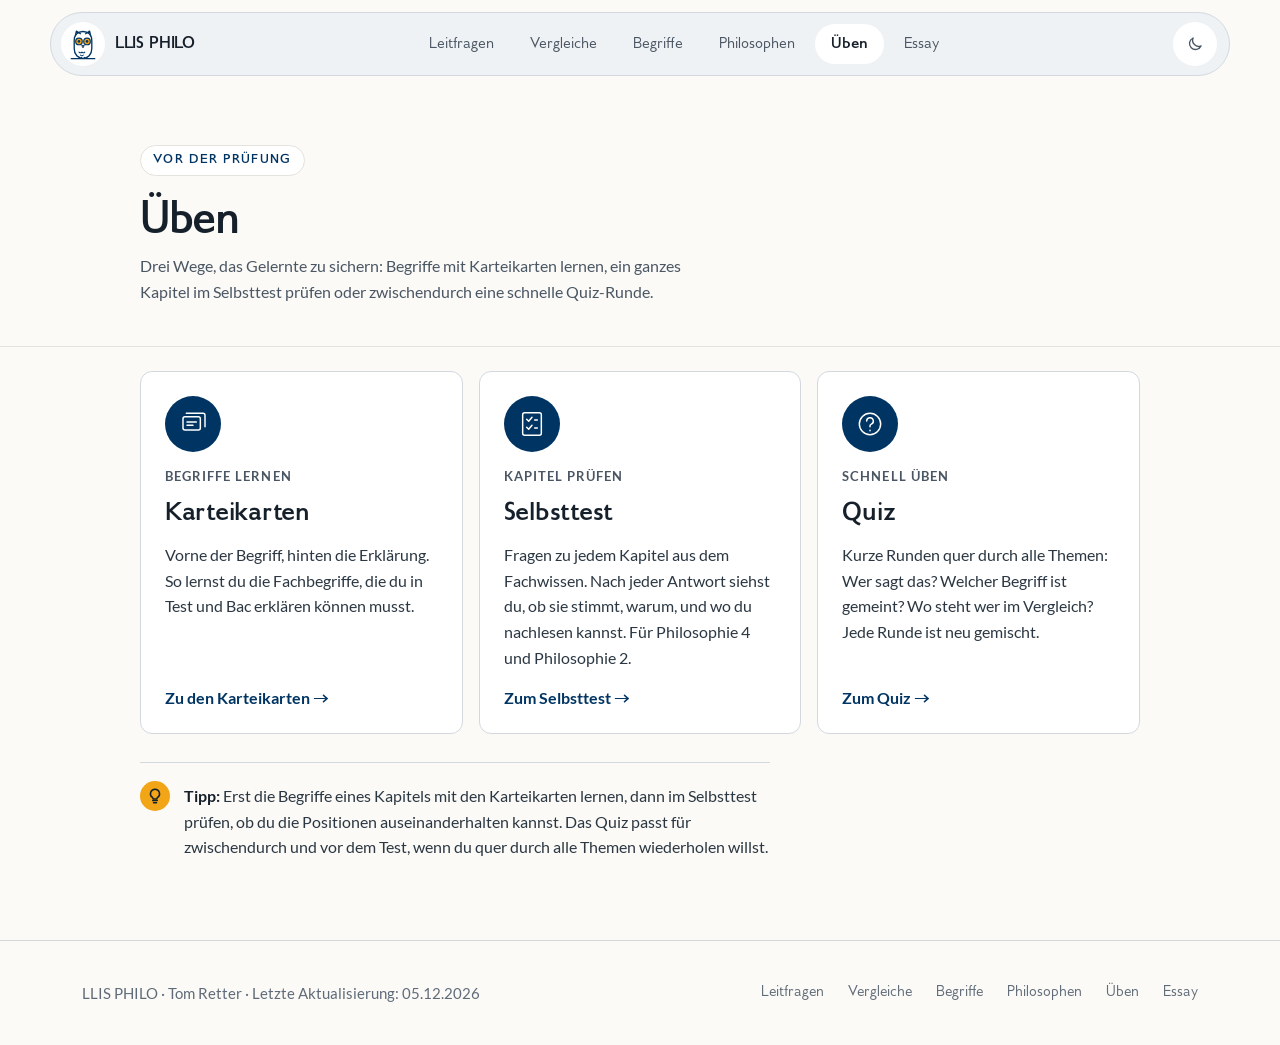
<file: uebung.html>
<!DOCTYPE html>
<html lang="de">
<head>
<link rel="preconnect" href="https://fonts.googleapis.com"><link href="https://fonts.googleapis.com/css2?family=Lato:ital,wght@0,400;0,700;1,400&display=swap" rel="stylesheet">
<script>/* Philo-CI: hell ist Standard */try{var _t=localStorage.getItem('philo-theme');if(_t!=='dark'){document.documentElement.classList.add('light');if(!_t)localStorage.setItem('philo-theme','light');}}catch(e){document.documentElement.classList.add('light');}</script>

<meta charset="UTF-8">
<meta name="viewport" content="width=device-width,initial-scale=1.0">
<title>LLIS PHILO - Üben</title>
<style>
:root {
  --bg:#0f172a; --bg-2:#1e293b; --surface:#1e293b; --surface-2:#273548;
  --text:#f1f5f9; --text-2:#cbd5e1; --text-3:#94a3b8; --muted:#8A97A5;
  --border:rgba(255,255,255,.09); --border-2:rgba(255,255,255,.14);
  --nav-bg:rgba(15,23,42,.85);
  --accent:#003462; --accent-hover:#0B4A85;
  --accent-soft:rgba(0,52,98,.12); --accent-glow:rgba(0,52,98,.25);
  --font:-apple-system,BlinkMacSystemFont,"SF Pro Display","SF Pro Text","Helvetica Neue",system-ui,sans-serif;
  --serif:-apple-system,BlinkMacSystemFont,"SF Pro Display","Helvetica Neue",Georgia,serif;
  --r:10px; --rl:14px;
  --topnav-h:52px; --sidebar-w:220px;
  /* legacy aliases */
  --b:#f1f5f9; --bm:#94a3b8; --bl:rgba(255,255,255,.09); --ba:#8A97A5;
  --w:#1e293b; --br:rgba(255,255,255,.09);
  --gold:#fbbf24; --goldl:rgba(251,191,36,.12);
}
html.light {
  --bg:#ffffff; --bg-2:#f8fafc; --surface:#f8fafc; --surface-2:#f1f5f9;
  --text:#0f172a; --text-2:#1e293b; --text-3:#475569; --muted:#5F6B78;
  --border:rgba(0,0,0,.08); --border-2:rgba(0,0,0,.13);
  --nav-bg:rgba(255,255,255,.88);
  --accent:#003462; --accent-hover:#003462;
  --accent-soft:rgba(0,52,98,.1); --accent-glow:rgba(0,52,98,.2);
  --b:#0f172a; --bm:#475569; --bl:rgba(0,0,0,.08); --ba:#5F6B78;
  --w:#ffffff; --br:rgba(0,0,0,.08);
  --gold:#d97706; --goldl:rgba(217,119,6,.1);
}
*{box-sizing:border-box;margin:0;padding:0;}
body{padding-top:52px;font-family:var(--font);background:var(--bg);color:var(--text);font-size:17px;}












.lf-wrap{max-width:960px;margin:0 auto;padding:1.25rem;}
.lf-hero{background:linear-gradient(135deg,var(--b),var(--bm));color:#fff;
  border-radius:var(--rl);padding:1rem 1.25rem;margin-bottom:1.25rem;}
.lf-hero h1{font-size:20px;font-weight:600;margin-bottom:2px;}
.lf-hero p{font-size:16px;opacity:.85;}
.lf-sem{margin-bottom:1.5rem;}
.lf-sem-hdr{font-size:14.5px;font-weight:700;text-transform:uppercase;letter-spacing:.07em;
  padding:5px 0;margin-bottom:.6rem;border-bottom:2px solid;}
.lf-grid{display:grid;grid-template-columns:repeat(auto-fill,minmax(280px,1fr));gap:8px;}
.lf-card{background:var(--surface);border:1px solid var(--border);border-radius:var(--rl);padding:12px 14px;}
.lf-topic{font-size:13.5px;color:var(--muted);margin-bottom:5px;text-transform:uppercase;letter-spacing:.04em;}
.lf-q{font-size:16px;color:var(--text-2);font-style:italic;line-height:1.55;margin-bottom:8px;}
.lf-pos{font-size:14.5px;color:var(--muted);margin-bottom:7px;}
.lf-btn{font-size:15px;color:var(--bm);background:none;border:none;cursor:pointer;
  font-weight:600;padding:0;font-family:inherit;}
.lf-btn:hover{text-decoration:underline;}

.topnav{position:fixed;top:0;left:0;right:0;z-index:300;
  background:#1a1d24;height:48px;
  display:flex;align-items:center;padding:0 1rem;gap:.25rem;
  box-shadow:0 2px 10px rgba(26,29,36,.18);}
.topnav .brand{color:#fff;font-weight:700;font-size:15.5px;margin-right:.5rem;white-space:nowrap;flex-shrink:0;}
.topnav a{color:rgba(255,255,255,.65);text-decoration:none;font-size:15px;
  padding:4px 8px;border-radius:5px;transition:all .15s;white-space:nowrap;flex-shrink:0;}
.topnav a:hover{background:rgba(255,255,255,.12);color:#fff;}
.topnav a.active{background:rgba(255,255,255,.2);color:#fff;font-weight:600;}
.topnav .sp{flex:1;}


/* ── HAMBURGER MOBILE ── */
.topnav .nav-hamburger{display:none;background:rgba(255,255,255,.08);border:1px solid rgba(255,255,255,.15);color:rgba(255,255,255,.7);width:34px;height:34px;border-radius:8px;align-items:center;justify-content:center;cursor:pointer;flex-shrink:0;transition:background .15s;}
.topnav .nav-hamburger:hover{background:rgba(255,255,255,.15);color:#fff;}
html.light .topnav .nav-hamburger{background:rgba(0,0,0,.05);border-color:rgba(0,0,0,.1);color:var(--text-3);}
.topnav .nav-links{display:contents;}
@media(max-width:640px){
  .topnav .nav-hamburger{display:flex;}
  .topnav .nav-links{display:none;position:fixed;top:52px;left:0;right:0;background:var(--nav-bg,rgba(15,23,42,.95));backdrop-filter:saturate(180%) blur(20px);-webkit-backdrop-filter:saturate(180%) blur(20px);border-bottom:1px solid var(--border);flex-direction:column;padding:.5rem 1rem .75rem;gap:.25rem;z-index:299;}
  .topnav .nav-links.open{display:flex;}
  .topnav .nav-links a{font-size:17px;padding:10px 12px;border-radius:8px;width:100%;}
}
.ci-lvl{font-weight:400;color:var(--text-3,#5F6B78)}
</style>
<style>
/* ═══════════════════════════════════════════════
   NEW DESIGN SYSTEM - injected override
   ═══════════════════════════════════════════════ */

html.light {
  --bg:#ffffff; --bg-2:#f8fafc; --surface:#f8fafc; --surface-2:#f1f5f9;
  --text:#0f172a; --text-2:#1e293b; --text-3:#475569; --muted:#5F6B78;
  --border:rgba(0,0,0,.07); --border-2:rgba(0,0,0,.11);
  --nav-bg:rgba(255,255,255,.85);
  --accent:#003462; --accent-hover:#003462;
  --accent-soft:rgba(0,52,98,.1); --accent-glow:rgba(0,52,98,.2);
  --b:#0f172a; --bm:#475569; --bl:rgba(0,0,0,.07); --ba:#5F6B78;
  --w:#ffffff; --br:rgba(0,0,0,.07);
}

/* ── Base ─────────────────────────────────────── */
*, *::before, *::after { box-sizing:border-box; }
body {
  background:var(--bg) !important;
  color:var(--text) !important;
  font-family:var(--font) !important;
  padding-top:52px !important;
  -webkit-font-smoothing:antialiased;
}
html.light body { color:var(--text) !important; }

/* ── Nav ──────────────────────────────────────── */
.topnav {
  position:fixed !important; top:0 !important; left:0 !important; right:0 !important;
  z-index:300 !important; height:52px !important;
  background:var(--nav-bg) !important;
  backdrop-filter:saturate(180%) blur(20px) !important;
  -webkit-backdrop-filter:saturate(180%) blur(20px) !important;
  border-bottom:1px solid var(--border) !important;
  box-shadow:none !important;
  display:flex !important; align-items:center !important;
  padding:0 1.5rem !important; gap:.25rem !important;
}
.topnav .brand, .topnav .nav-home {
  color:var(--text) !important; font-weight:700 !important; font-size:16.5px !important;
  margin-right:1.25rem !important; white-space:nowrap !important;
  letter-spacing:-.02em !important; text-decoration:none !important;
  flex-shrink:0 !important;
}
.topnav .brand span, .topnav .nav-home span { color:var(--accent) !important; }
.topnav a {
  color:var(--text-3) !important; text-decoration:none !important; font-size:15.5px !important;
  padding:6px 11px !important; border-radius:6px !important;
  transition:background .15s,color .15s !important; font-weight:400 !important;
  white-space:nowrap !important; flex-shrink:0 !important;
}
.topnav a:hover { background:rgba(255,255,255,.07) !important; color:var(--text) !important; }
html.light .topnav a:hover { background:rgba(0,0,0,.05) !important; }
.topnav a.active {
  color:var(--accent) !important; font-weight:600 !important;
  background:var(--accent-soft) !important;
}
.topnav .sp { flex:1 !important; min-width:0 !important; }
.topnav .srch input {
  background:rgba(255,255,255,.07) !important; border:1px solid var(--border-2) !important;
  color:var(--text) !important; border-radius:8px !important;
  font-family:var(--font) !important;
}
.topnav .srch input:focus {
  background:var(--surface) !important; border-color:var(--accent) !important;
  box-shadow:0 0 0 3px var(--accent-soft) !important;
}
.topnav .srch input::placeholder { color:var(--muted) !important; }
html.light .topnav .srch input { background:rgba(0,0,0,.04) !important; }
.topnav .nav-print, .topnav button:not(.theme-toggle) {
  background:rgba(255,255,255,.07) !important; border:1px solid var(--border-2) !important;
  color:var(--text-3) !important; border-radius:6px !important; font-size:15.5px !important;
  font-family:var(--font) !important;
}
.theme-toggle {
  background:rgba(255,255,255,.08) !important; border:1px solid var(--border-2) !important;
  color:var(--text-3) !important; width:32px !important; height:32px !important;
  border-radius:8px !important; display:flex !important;
  align-items:center !important; justify-content:center !important;
  cursor:pointer !important; font-size:16.5px !important;
  transition:all .15s !important; flex-shrink:0 !important;
}
.theme-toggle:hover { background:rgba(255,255,255,.14) !important; }
html.light .theme-toggle {
  background:rgba(0,0,0,.05) !important; border-color:rgba(0,0,0,.1) !important;
}

/* ── Cards / surfaces ─────────────────────────── */
.pcard, .tile, .pc, .card, .bgcard, .htab,
.ptbl, .sidebar, .main .cbar {
  background:var(--surface) !important;
  border-color:var(--border) !important;
}
.pcard:hover { border-color:var(--border-2) !important; box-shadow:0 4px 20px rgba(0,0,0,.25) !important; }
.pcard.exp { border-color:var(--accent) !important; box-shadow:0 4px 16px var(--accent-soft) !important; }

/* ── Filter bars ──────────────────────────────── */
.filter-bar, .cbar, .lf-filter-bar {
  background:var(--surface) !important; border-color:var(--border) !important;
}
.fbtn, .nb, .vb {
  background:var(--surface) !important; border-color:var(--border-2) !important;
  color:var(--text-3) !important; font-family:var(--font) !important;
}
.fbtn:hover, .nb:hover { border-color:var(--accent) !important; color:var(--text) !important; background:rgba(255,255,255,.05) !important; }
.fbtn.on, .nb.on, .vb.on {
  background:var(--accent) !important; color:#fff !important;
  border-color:var(--accent) !important;
}
html.light .fbtn, html.light .nb, html.light .vb {
  background:var(--surface) !important; border-color:rgba(0,0,0,.12) !important; color:#374151 !important;
}

/* ── Text overrides ───────────────────────────── */
.pname, .tn { color:var(--text) !important; }
.pstroem, .pdates, .tp, .stl { color:var(--text-3) !important; }
.pmerk, .pbio, .pkonzept, .ptbl td { color:var(--text-2) !important; }
.pkernidee-lbl, .pkonzepte-lbl, .pmerksatz-lbl, .pquer-lbl,
.slbl, .shdr, .lbl { color:var(--muted) !important; }
.no-r { color:var(--muted) !important; }
.parr { color:var(--muted) !important; }

/* ── Highlight boxes ──────────────────────────── */
.pkernidee {
  background:rgba(0,52,98,.08) !important;
  border-left-color:var(--accent) !important;
  color:var(--text-2) !important;
}
.pmerksatz {
  background:rgba(34,197,94,.07) !important;
  border-left-color:#22c55e !important;
  color:#86efac !important;
}
html.light .pkernidee { background:#EEF3F8 !important; color:#003462 !important; }
html.light .pmerksatz { background:#f0fdf4 !important; color:#166534 !important; }

/* ── Sidebar (begriffe, vergleiche) ──────────────*/
.sidebar {
  background:var(--surface) !important;
  border-color:var(--border) !important;
}
.ni { color:var(--text-3) !important; }
.ni:hover { background:rgba(255,255,255,.05) !important; color:var(--text) !important; }
.ni.on { background:var(--accent-soft) !important; color:var(--accent) !important; border-left-color:var(--accent) !important; }
.fni { color:var(--text-3) !important; }
.fni:hover, .fni.on { background:rgba(234,179,8,.1) !important; color:#fbbf24 !important; border-left-color:#fbbf24 !important; }
.sb-sem-link { border-left-color:transparent !important; }
.sb-sem-link:hover { background:rgba(255,255,255,.05) !important; border-left-color:var(--accent) !important; }
.sb-sem-link.active { background:var(--accent-soft) !important; border-left-color:var(--accent) !important; }
.sb-sem-name { color:var(--text) !important; }
.sb-sem-sub { color:var(--muted) !important; }
.sb-sub-link { color:var(--text-3) !important; }
.sb-sub-link:hover, .sb-sub-link.active { color:var(--accent) !important; background:var(--accent-soft) !important; }
html.light .sidebar { background:#f8fafc !important; border-color:rgba(0,0,0,.08) !important; }
html.light .ni { color:#374151 !important; }
html.light .ni.on { background:rgba(0,52,98,.08) !important; color:#003462 !important; border-left-color:#003462 !important; }
html.light .sb-sem-name { color:#0f172a !important; }
html.light .sb-sub-link { color:#475569 !important; }

/* ── Vergleich table ──────────────────────────── */
.ptbl { border-color:var(--border) !important; }
.ptbl th { color:var(--text) !important; }
.ptbl th.rh { background:var(--surface-2) !important; color:var(--muted) !important; }
.ptbl td { color:var(--text-2) !important; border-color:rgba(255,255,255,.04) !important; }
.ptbl td.rl { background:var(--surface-2) !important; color:var(--muted) !important; border-right-color:var(--border) !important; }
.ptbl tr:hover td { background:rgba(255,255,255,.03) !important; }
.ptbl tr:hover td.rl { background:var(--surface-2) !important; }
.ptbl tbody tr:nth-child(even) td { background:rgba(255,255,255,.02) !important; }
.ptbl tbody tr:nth-child(even) td.rl { background:var(--surface-2) !important; }
.ptbl tbody tr:nth-child(even):hover td { background:rgba(255,255,255,.04) !important; }
/* Merksatz row in table */
.mr td { background:rgba(0,52,98,.12) !important; color:#C9D6E8 !important; border-top-color:var(--accent) !important; border-bottom-color:var(--accent) !important; }
.mr td.rl { background:rgba(0,52,98,.25) !important; color:#8EC5F0 !important; }
html.light .ptbl td { color:#1e293b !important; border-color:rgba(0,0,0,.06) !important; }
html.light .ptbl th.rh, html.light .ptbl td.rl { background:#f8fafc !important; color:#5F6B78 !important; }
html.light .ptbl tr:hover td { background:#f8fafc !important; }
html.light .mr td { background:#EEF3F8 !important; color:#92400e !important; }
html.light .mr td.rl { background:#C9D6E8 !important; color:#003462 !important; }

/* ── Hero/stats boxes (vergleiche) ───────────────*/
.hero {
  background:linear-gradient(135deg,rgba(15,23,42,1),rgba(30,41,59,1)) !important;
  border:1px solid var(--border) !important;
}
.stat { background:rgba(255,255,255,.08) !important; }
.stat .stn { color:var(--accent) !important; }
.htab { border:1px solid var(--border) !important; color:var(--text-2) !important; }
.htab h3 { color:var(--text) !important; }
.lf { background:rgba(255,255,255,.05) !important; border-left-color:var(--accent) !important; color:var(--text-2) !important; font-style:italic; }
html.light .hero { background:linear-gradient(135deg,#1e293b,#334155) !important; }
html.light .stat { background:rgba(255,255,255,.15) !important; }
html.light .htab { background:var(--surface) !important; }
html.light .lf { background:#EEF3F8 !important; border-left-color:#003462 !important; color:#003462 !important; }

/* ── Karteikarten ─────────────────────────────── */
.card-shell, .card-inner, .card-front, .card-back { border-color:var(--border) !important; }
.card-front { background:var(--surface) !important; }
.card-back { background:var(--surface-2) !important; }
.card-front-term { color:var(--text) !important; }
.card-back-body { color:var(--text-2) !important; }
.deck-btn, .ctrl-btn {
  background:var(--surface) !important; border:1px solid var(--border-2) !important;
  color:var(--text-2) !important; font-family:var(--font) !important;
}
.deck-btn:hover, .ctrl-btn:hover { border-color:var(--accent) !important; color:var(--text) !important; }
.deck-btn.active { background:var(--accent) !important; border-color:var(--accent) !important; color:#fff !important; }
.progress-bar { background:var(--border) !important; }
.progress-fill { background:var(--accent) !important; }

/* ── Begriffe article ─────────────────────────── */
.article-wrap, .entry, .bcard {
  background:var(--surface) !important; border-color:var(--border) !important;
}
.entry-title, .bcard-title, .art-h1, .art-h2 { color:var(--text) !important; }
.entry-body, .bcard-body { color:var(--text-2) !important; }
.tag-pill, .alpha-sb-link {
  background:var(--surface-2) !important; border-color:var(--border) !important;
  color:var(--text-3) !important;
}
.tag-pill:hover, .alpha-sb-link:hover, .alpha-sb-link.active {
  background:var(--accent-soft) !important; color:var(--accent) !important; border-color:var(--accent) !important;
}
html.light .entry, html.light .bcard, html.light .article-wrap {
  background:var(--surface) !important; border-color:rgba(0,0,0,.07) !important;
}

/* ── Leitfragen ───────────────────────────────── */
.qcard, .qblock, .qa-wrap {
  background:var(--surface) !important; border-color:var(--border) !important;
}
.qcard:hover { border-color:var(--accent) !important; }
.qcard-title { color:var(--text) !important; }
.qcard-body, .qa-body { color:var(--text-2) !important; }
.antwort, .answer-block {
  background:rgba(0,52,98,.07) !important;
  border-left:3px solid var(--accent) !important;
  color:var(--text-2) !important;
}
html.light .qcard, html.light .qblock { background:var(--surface) !important; }
html.light .antwort { background:#EEF3F8 !important; color:#003462 !important; }

/* ── Scrollbar ────────────────────────────────── */
::-webkit-scrollbar { width:5px; height:5px; }
::-webkit-scrollbar-track { background:transparent; }
::-webkit-scrollbar-thumb { background:var(--bg-3,#334155); border-radius:99px; }
html.light ::-webkit-scrollbar-thumb { background:#cbd5e1; }
</style>
<style>
/* ═══ DESIGN SYSTEM ═══════════════════════════════ */

*, *::before, *::after { box-sizing:border-box; }
html { scroll-behavior:smooth; }

body {
  background:var(--bg) !important;
  color:var(--text) !important;
  font-family:var(--font) !important;
  -webkit-font-smoothing:antialiased;
  -moz-osx-font-smoothing:grayscale;
}

/* ── NAV ── */
.topnav {
  position:fixed !important; top:0 !important; left:0 !important; right:0 !important;
  z-index:300 !important; height:52px !important;
  background:var(--nav-bg) !important;
  backdrop-filter:saturate(180%) blur(20px) !important;
  -webkit-backdrop-filter:saturate(180%) blur(20px) !important;
  border-bottom:1px solid var(--border) !important;
  box-shadow:none !important;
  display:flex !important; align-items:center !important;
  padding:0 1.5rem !important; gap:.2rem !important;
}
.topnav .brand, .topnav .nav-home {
  color:var(--text) !important; font-weight:700 !important; font-size:16.5px !important;
  margin-right:1.25rem !important; white-space:nowrap !important;
  letter-spacing:-.02em !important; text-decoration:none !important; flex-shrink:0 !important;
}
.topnav .brand span { color:var(--accent) !important; }
.topnav a {
  color:var(--text-3) !important; text-decoration:none !important; font-size:15.5px !important;
  padding:6px 10px !important; border-radius:6px !important;
  font-weight:400 !important; white-space:nowrap !important; flex-shrink:0 !important;
  transition:background .15s,color .15s !important;
}
.topnav a:hover { background:rgba(255,255,255,.07) !important; color:var(--text) !important; }
html.light .topnav a:hover { background:rgba(0,0,0,.05) !important; }
.topnav a.active { color:var(--accent) !important; font-weight:600 !important; background:var(--accent-soft) !important; }
.topnav .sp, .topnav .nav-sp { flex:1 !important; min-width:0 !important; }
.topnav .srch input, .topnav input {
  background:rgba(255,255,255,.07) !important; border:1px solid var(--border-2) !important;
  color:var(--text) !important; border-radius:8px !important; font-family:var(--font) !important;
}
.topnav .srch input::placeholder, .topnav input::placeholder { color:var(--muted) !important; }
.topnav .srch input:focus, .topnav input:focus {
  background:var(--surface) !important; border-color:var(--accent) !important;
  box-shadow:0 0 0 3px var(--accent-soft) !important; outline:none !important;
}
html.light .topnav .srch input, html.light .topnav input { background:rgba(0,0,0,.04) !important; }
.topnav .nav-print, .topnav .nb {
  background:rgba(255,255,255,.07) !important; border:1px solid var(--border-2) !important;
  color:var(--text-3) !important; border-radius:6px !important; font-family:var(--font) !important;
}

/* theme toggle */
.theme-toggle {
  background:rgba(255,255,255,.08) !important; border:1px solid var(--border-2) !important;
  color:var(--text-3) !important; width:32px !important; height:32px !important;
  border-radius:8px !important; display:flex !important; align-items:center !important;
  justify-content:center !important; cursor:pointer !important; font-size:16.5px !important;
  flex-shrink:0 !important; transition:all .15s !important;
}
.theme-toggle:hover { background:rgba(255,255,255,.14) !important; }
html.light .theme-toggle { background:rgba(0,0,0,.05) !important; border-color:rgba(0,0,0,.1) !important; }

/* ── PAGE HERO ── */
.page-hero {
  background:var(--bg);
  padding:3.5rem 2rem 2.5rem;
  position:relative; overflow:hidden;
  border-bottom:1px solid var(--border);
}
.page-hero::before {
  content:''; position:absolute; inset:0; pointer-events:none;
  background:radial-gradient(ellipse 70% 60% at 50% -10%, rgba(0,52,98,.14) 0%, transparent 60%);
}
.page-hero-inner { max-width:1100px; margin:0 auto; position:relative; }
.page-hero-badge {
  display:inline-flex; align-items:center; gap:6px;
  background:var(--accent-soft); border:1px solid rgba(0,52,98,.28);
  color:var(--accent); font-size:14.5px; font-weight:700; letter-spacing:.08em;
  text-transform:uppercase; padding:4px 12px; border-radius:99px; margin-bottom:1.25rem;
}
.page-hero h1 {
  font-size:clamp(1.8rem,4vw,3rem); font-weight:700; letter-spacing:-.03em;
  line-height:1.1; color:var(--text); margin-bottom:.75rem;
}
.page-hero p {
  font-size:1rem; color:var(--text-3); max-width:560px; line-height:1.65;
}

/* ── CARDS / SURFACES ── */
.pcard, .lf-card, .tile, .pc, .qcard, .bcard, .htab, .pgrid .pcard {
  background:var(--surface) !important;
  border-color:var(--border) !important;
  color:var(--text-2) !important;
}
.pcard:hover, .lf-card:hover, .tile:hover {
  border-color:var(--accent) !important;
  box-shadow:0 4px 20px rgba(0,0,0,.3) !important;
}
.pcard.exp { border-color:var(--accent) !important; box-shadow:0 4px 16px var(--accent-soft) !important; }

/* ── FILTER BARS ── */
.filter-bar, .cbar, .lf-filter-bar {
  background:var(--surface) !important; border-color:var(--border) !important;
}
.fbtn, .vb {
  background:rgba(255,255,255,.05) !important; border-color:var(--border-2) !important;
  color:var(--text-3) !important; font-family:var(--font) !important;
  transition:all .15s !important;
}
.fbtn:hover, .vb:hover { border-color:var(--accent) !important; color:var(--text) !important; }
.fbtn.on, .vb.on { background:var(--accent) !important; color:#fff !important; border-color:var(--accent) !important; }
html.light .fbtn, html.light .vb { background:#fff !important; border-color:rgba(0,0,0,.12) !important; color:#374151 !important; }

/* ── TYPOGRAPHY ── */
.pname, .tn, .lf-card h3, .qcard-title { color:var(--text) !important; }
.pstroem, .pdates, .tp { color:var(--text-3) !important; }
.pkonzept, .pbio { color:var(--text-2) !important; }
.pkernidee-lbl, .pkonzepte-lbl, .pmerksatz-lbl, .pquer-lbl,
.slbl, .lbl { color:var(--muted) !important; font-family:var(--font) !important; }
.no-r { color:var(--muted) !important; }
.parr { color:var(--muted) !important; }

/* ── HIGHLIGHT BOXES ── */
.pkernidee {
  background:rgba(0,52,98,.08) !important; border-left-color:var(--accent) !important;
  color:var(--text-2) !important; border-radius:0 8px 8px 0 !important;
}
.pmerksatz {
  background:rgba(34,197,94,.07) !important; border-left-color:#22c55e !important;
  color:#86efac !important; border-radius:0 8px 8px 0 !important;
}
html.light .pkernidee { background:#EEF3F8 !important; color:#003462 !important; }
html.light .pmerksatz { background:#f0fdf4 !important; color:#166534 !important; }

/* ── LEITFRAGEN ── */
.lf-wrap { max-width:1100px !important; margin:0 auto !important; padding:2rem !important; }
.lf-hero { display:none !important; } /* replaced by page-hero */
.lf-sem-hdr {
  font-size:14.5px !important; font-weight:700 !important; text-transform:uppercase !important;
  letter-spacing:.08em !important; padding:4px 0 !important; margin-bottom:.75rem !important;
  border-bottom-width:2px !important; border-bottom-style:solid !important;
  font-family:var(--font) !important; opacity:1 !important;
}
.lf-card {
  background:var(--surface) !important; border:1px solid var(--border) !important;
  border-radius:12px !important; padding:1.1rem 1.25rem !important;
  transition:border-color .15s, box-shadow .15s !important;
}
.lf-card:hover { border-color:var(--accent) !important; box-shadow:0 4px 20px rgba(0,0,0,.25) !important; }
.lf-topic { color:var(--muted) !important; font-size:13.5px !important; }
.lf-q { color:var(--text) !important; font-size:17px !important; font-style:normal !important; font-weight:500 !important; line-height:1.5 !important; }
.lf-pos { color:var(--text-3) !important; font-size:14.5px !important; }
.lf-btn { color:var(--accent) !important; font-size:15.5px !important; font-weight:600 !important; font-family:var(--font) !important; }
.lf-btn:hover { opacity:.8 !important; text-decoration:none !important; }
.lf-sem { margin-bottom:2.5rem !important; }
.lf-grid { gap:12px !important; }

/* ── PHILOSOPHEN ── */
.pexp { border-top-color:var(--border) !important; }
.pquer-chips .qchip { transition:all .15s !important; }

/* ── VERGLEICHE sidebar + layout ── */
.layout { height:calc(100vh - 52px) !important; }
.sidebar {
  top:52px !important; height:calc(100vh - 52px) !important;
  background:var(--surface) !important; border-right-color:var(--border) !important;
}
.sidebar::-webkit-scrollbar-thumb { background:var(--surface-2) !important; }
.ni { color:var(--text-3) !important; font-family:var(--font) !important; }
.ni:hover { background:rgba(255,255,255,.05) !important; color:var(--text) !important; }
.ni.on { background:var(--accent-soft) !important; color:var(--accent) !important; border-left-color:var(--accent) !important; }
.fni { color:var(--text-3) !important; }
.fni:hover, .fni.on { background:var(--goldl) !important; color:var(--gold) !important; border-left-color:var(--gold) !important; }
.nd { opacity:.7 !important; }
.slbl { color:var(--muted) !important; font-size:11.5px !important; }
.cbar { background:var(--surface) !important; border-bottom-color:var(--border) !important; }
.cnt { background:var(--bg) !important; }
.hero {
  background:linear-gradient(135deg,var(--bg-2),var(--surface-2)) !important;
  border:1px solid var(--border) !important;
}
.stat { background:rgba(255,255,255,.07) !important; }
.stat .stn { color:var(--accent) !important; }
.htab { border:1px solid var(--border) !important; }
.htab h3 { color:var(--text) !important; }
.lf { background:var(--accent-soft) !important; border-left-color:var(--accent) !important; color:var(--text-2) !important; }
.tile { background:var(--surface) !important; border-color:var(--border) !important; }
.tile:hover { border-color:var(--accent) !important; }
.tn { color:var(--text) !important; }
.tp { color:var(--muted) !important; }
.thdr h2 { color:var(--text) !important; }
.sbdg { opacity:.9 !important; }

/* ── VERGLEICHE TABLE ── */
.ptbl { border-color:var(--border) !important; background:var(--surface) !important; }
.ptbl th { color:var(--text) !important; }
.ptbl th.rh { background:var(--surface-2) !important; color:var(--muted) !important; }
.ptbl td { color:var(--text-2) !important; border-top-color:rgba(255,255,255,.04) !important; }
.ptbl td.rl { background:var(--surface-2) !important; color:var(--muted) !important; border-right-color:var(--border) !important; }
.ptbl tr:hover td { background:rgba(255,255,255,.03) !important; }
.ptbl tr:hover td.rl { background:var(--surface-2) !important; }
.ptbl tbody tr:nth-child(even) td { background:rgba(255,255,255,.02) !important; }
.ptbl tbody tr:nth-child(even) td.rl { background:var(--surface-2) !important; }
.mr td { background:rgba(0,52,98,.1) !important; color:#C9D6E8 !important; border-top-color:var(--accent) !important; border-bottom-color:var(--accent) !important; }
.mr td.rl { background:rgba(0,52,98,.2) !important; color:#8EC5F0 !important; }
.pc { background:var(--surface) !important; border-color:var(--border) !important; }

html.light .ptbl { background:#fff !important; }
html.light .ptbl th.rh, html.light .ptbl td.rl { background:#f8fafc !important; color:#5F6B78 !important; }
html.light .ptbl td { color:#1e293b !important; border-top-color:rgba(0,0,0,.05) !important; }
html.light .ptbl tr:hover td { background:#f8fafc !important; }
html.light .mr td { background:#EEF3F8 !important; color:#92400e !important; }
html.light .mr td.rl { background:#C9D6E8 !important; color:#003462 !important; }

/* ── BEGRIFFE sidebar ── */
.sb-sem-link { border-left-color:transparent !important; }
.sb-sem-link:hover { background:rgba(255,255,255,.05) !important; border-left-color:var(--accent) !important; }
.sb-sem-link.active { background:var(--accent-soft) !important; border-left-color:var(--accent) !important; }
.sb-sem-name { color:var(--text) !important; }
.sb-sem-sub { color:var(--muted) !important; }
.sb-sub-link { color:var(--text-3) !important; }
.sb-sub-link:hover, .sb-sub-link.active { color:var(--accent) !important; background:var(--accent-soft) !important; border-left-color:var(--accent) !important; }
.alpha-sb-link { background:var(--surface-2) !important; border-color:var(--border) !important; color:var(--text-3) !important; }
.alpha-sb-link:hover, .alpha-sb-link.active { background:var(--accent-soft) !important; color:var(--accent) !important; border-color:var(--accent) !important; }
html.light .sb-sem-name { color:#0f172a !important; }
html.light .sb-sub-link { color:#475569 !important; }
html.light .ni { color:#374151 !important; }
html.light .ni.on { background:rgba(0,52,98,.08) !important; color:#003462 !important; border-left-color:#003462 !important; }

/* ── KARTEIKARTEN ── */
.deck-btn, .ctrl-btn, .mode-btn {
  background:var(--surface) !important; border:1px solid var(--border-2) !important;
  color:var(--text-2) !important; font-family:var(--font) !important;
}
.deck-btn:hover, .ctrl-btn:hover { border-color:var(--accent) !important; color:var(--text) !important; }
.deck-btn.active, .mode-btn.active { background:var(--accent) !important; border-color:var(--accent) !important; color:#fff !important; }
.progress-bar { background:var(--border) !important; }
.progress-fill { background:var(--accent) !important; }

/* ── BEGRIFFE entries ── */
.entry, .bcard, .article-wrap {
  background:var(--surface) !important; border-color:var(--border) !important;
}
.entry-title, .bcard-title, .art-h1 { color:var(--text) !important; }
.entry-body, .bcard-body { color:var(--text-2) !important; }

/* ── SCROLLBAR ── */
::-webkit-scrollbar { width:5px; height:5px; }
::-webkit-scrollbar-track { background:transparent; }
::-webkit-scrollbar-thumb { background:var(--surface-2); border-radius:99px; }
html.light ::-webkit-scrollbar-thumb { background:#cbd5e1; }
</style>
<style>
.version-badge {
  position:fixed; bottom:1rem; right:1rem; z-index:500;
  background:rgba(15,23,42,.75); backdrop-filter:blur(10px);
  -webkit-backdrop-filter:blur(10px);
  border:1px solid rgba(255,255,255,.1);
  color:#8A97A5; font-size:13px; font-weight:600;
  letter-spacing:.06em; padding:4px 10px; border-radius:99px;
  pointer-events:none; user-select:none;
}
html.light .version-badge {
  background:rgba(255,255,255,.85); border-color:rgba(0,0,0,.08); color:#5F6B78;
}
</style>
<link rel="stylesheet" href="philo-ci.css">
<style id="owl-anim">
.ci-logo .owl,.ci-logo .owl-eyes,.ci-logo .owl-pupils{transform-box:view-box}
.ci-logo .owl{transform-origin:60px 100px}
.ci-logo .owl-eyes{transform-origin:60px 53px}
a:hover .ci-logo .owl,a:focus-visible .ci-logo .owl{animation:owl-tilt 1.1s ease-in-out}
a:hover .ci-logo .owl-eyes,a:focus-visible .ci-logo .owl-eyes{animation:owl-blink 1.1s ease-in-out}
a:hover .ci-logo .owl-pupils,a:focus-visible .ci-logo .owl-pupils{animation:owl-look 1.1s ease-in-out}
@keyframes owl-tilt{0%,100%{transform:rotate(0)}25%{transform:rotate(-9deg)}55%{transform:rotate(7deg)}80%{transform:rotate(-2deg)}}
@keyframes owl-blink{0%,38%,50%,100%{transform:scaleY(1)}44%{transform:scaleY(.12)}}
@keyframes owl-look{0%,100%{transform:translate(0,0)}20%,35%{transform:translate(-3px,0)}60%,75%{transform:translate(3px,-1px)}}
@media (prefers-reduced-motion:reduce){a .ci-logo *{animation:none!important}}
</style>
</head>
<body>
<nav class="topnav"><a class="brand" href="index.html" aria-label="Startseite"><svg class="ci-logo" viewBox="0 0 120 120" aria-hidden="true"><circle cx="60" cy="60" r="60" fill="#FFFFFF"/><g class="owl"><g fill="none" stroke="#003462" stroke-width="3.6" stroke-linecap="round" stroke-linejoin="round"><path d="M36 50c0-15 10-24 24-24s24 9 24 24v22c0 17-11 27-24 27S36 89 36 72Z"/><path d="M39 38l3-13 11 7M81 38l-3-13-11 7"/><path d="M49 82c2.5 2.5 5.5 2.5 8 0 2.5 2.5 5.5 2.5 8 0M53 90c2.5 2.5 5.5 2.5 8 0" stroke-width="2.8"/><path d="M28 100h64"/><path d="M50 99v-3M56 99v-3M64 99v-3M70 99v-3" stroke-width="2.8"/></g><g class="owl-eyes"><circle cx="49" cy="53" r="9" fill="#F2A516" stroke="#003462" stroke-width="3.2"/><circle cx="71" cy="53" r="9" fill="#F2A516" stroke="#003462" stroke-width="3.2"/><g class="owl-pupils"><circle cx="49" cy="53" r="3.6" fill="#003462"/><circle cx="71" cy="53" r="3.6" fill="#003462"/></g></g><path d="M56.5 64h7L60 70.5Z" fill="#F2A516" stroke="#003462" stroke-width="2.4" stroke-linejoin="round"/></g></svg><b>LLIS PHILO</b></a><div class="nav-links" id="navLinks"><a href="leitfragen.html" class="">Leitfragen</a><a href="vergleiche.html" class="">Vergleiche</a><a href="begriffe.html" class="">Begriffe</a><a href="philosophen.html" class="">Philosophen</a><a href="uebung.html" class="active">Üben</a><a href="essay.html" class="">Essay</a></div><span class="sp"></span><button class="theme-toggle" onclick="window.print()" title="Drucken" aria-label="Drucken"><svg width="17" height="17" viewBox="0 0 24 24" fill="none" stroke="currentColor" stroke-width="1.8" stroke-linecap="round" stroke-linejoin="round"><path d="M7 9V3h10v6M7 18H4v-7a2 2 0 0 1 2-2h12a2 2 0 0 1 2 2v7h-3"/><path d="M7 14h10v7H7Z"/></svg></button><button class="theme-toggle" id="themeBtn" title="Hell/Dunkel" aria-label="Hell/Dunkel wechseln" aria-pressed="false"><svg width="18" height="18" viewBox="0 0 24 24" aria-hidden="true"><path d="M20 14.5A8 8 0 0 1 9.5 4 8 8 0 1 0 20 14.5Z" fill="none" stroke="currentColor" stroke-width="1.8" stroke-linecap="round" stroke-linejoin="round"/></svg></button><button class="nav-hamburger" id="navHamburger" aria-label="Menü öffnen" aria-expanded="false" aria-controls="navLinks"><svg width="18" height="18" viewBox="0 0 24 24" fill="none" stroke="currentColor" stroke-width="1.8" stroke-linecap="round"><path d="M4 7h16M4 12h16M4 17h16"/></svg></button></nav>
<div class="page-hero"><div class="page-hero-inner"><div class="page-hero-badge">Vor der Prüfung</div><h1>Üben</h1><p>Drei Wege, das Gelernte zu sichern: Begriffe mit Karteikarten lernen, ein ganzes Kapitel im Selbsttest prüfen oder zwischendurch eine schnelle Quiz-Runde.</p></div></div>
<main class="ub-wrap">
  <div class="ub-grid">
    <a class="ub-card" href="karteikarten.html">
      <span class="ub-ic"><svg viewBox="0 0 48 48" aria-hidden="true"><rect x="9" y="13" width="26" height="20" rx="3"/><path d="M14 8h25a3 3 0 0 1 3 3v17"/><path d="M15 21h14M15 26h9"/></svg></span>
      <span class="ub-ey">Begriffe lernen</span>
      <h2>Karteikarten</h2>
      <p>Vorne der Begriff, hinten die Erklärung. So lernst du die Fachbegriffe, die du in Test und Bac erklären können musst.</p>
      <span class="ub-go">Zu den Karteikarten</span>
    </a>
    <a class="ub-card" href="selbsttest.html">
      <span class="ub-ic"><svg viewBox="0 0 48 48" aria-hidden="true"><rect x="10" y="7" width="28" height="34" rx="3"/><path d="M16 17l3 3 5-6M16 29l3 3 5-6M28 18h4M28 30h4"/></svg></span>
      <span class="ub-ey">Kapitel prüfen</span>
      <h2>Selbsttest</h2>
      <p>Fragen zu jedem Kapitel aus dem Fachwissen. Nach jeder Antwort siehst du, ob sie stimmt, warum, und wo du nachlesen kannst. Für Philosophie 4 und Philosophie 2.</p>
      <span class="ub-go">Zum Selbsttest</span>
    </a>
    <a class="ub-card" href="quiz.html">
      <span class="ub-ic"><svg viewBox="0 0 48 48" aria-hidden="true"><circle cx="24" cy="24" r="16"/><path d="M19 19.5a5 5 0 1 1 7 4.6c-1.3.6-2 1.6-2 3V28"/><path d="M24 33.5v.5"/></svg></span>
      <span class="ub-ey">Schnell üben</span>
      <h2>Quiz</h2>
      <p>Kurze Runden quer durch alle Themen: Wer sagt das? Welcher Begriff ist gemeint? Wo steht wer im Vergleich? Jede Runde ist neu gemischt.</p>
      <span class="ub-go">Zum Quiz</span>
    </a>
  </div>
  <p class="ub-tipp"><b>Tipp:</b> Erst die Begriffe eines Kapitels mit den Karteikarten lernen, dann im Selbsttest prüfen, ob du die Positionen auseinanderhalten kannst. Das Quiz passt für zwischendurch und vor dem Test, wenn du quer durch alle Themen wiederholen willst.</p>
</main>
<script>/* Hell/Dunkel: zeigt im hellen Modus den Mond, im dunklen die Sonne (wie Startseite) */
(function(){
  var btn=document.getElementById('themeBtn'),html=document.documentElement;
  var MOON='<svg width="18" height="18" viewBox="0 0 24 24" aria-hidden="true"><path d="M20 14.5A8 8 0 0 1 9.5 4 8 8 0 1 0 20 14.5Z" fill="none" stroke="currentColor" stroke-width="1.8" stroke-linecap="round" stroke-linejoin="round"/></svg>';
  var SUN='<svg width="18" height="18" viewBox="0 0 24 24" aria-hidden="true"><g fill="none" stroke="currentColor" stroke-width="1.8" stroke-linecap="round"><circle cx="12" cy="12" r="4"/><path d="M12 2v2M12 20v2M4.9 4.9l1.4 1.4M17.7 17.7l1.4 1.4M2 12h2M20 12h2M4.9 19.1l1.4-1.4M17.7 6.3l1.4-1.4"/></g></svg>';
  try{if(localStorage.getItem('philo-theme')==='light')html.classList.add('light');}catch(e){}
  function set(){var d=!html.classList.contains('light');if(btn){btn.innerHTML=d?SUN:MOON;btn.setAttribute('aria-pressed',d?'true':'false');}}
  set();
  if(btn){btn.addEventListener('click',function(){
    var l=html.classList.toggle('light');
    try{localStorage.setItem('philo-theme',l?'light':'dark');}catch(e){}
    set();
  });}
})();
</script>
<div class="version-badge">v1.0</div>
<style>
/* ── PAGE HERO: Inhalt links, Titel rechts ── */
.page-hero-inner { text-align: left !important; max-width: none !important; margin-left: 0 !important; margin-right: 0 !important; }
.page-hero h1 {
  font-family: var(--serif) !important;
  font-size: clamp(1.8rem,4vw,2.8rem) !important;
  font-weight: 700 !important;
  letter-spacing: -.03em !important;
  text-align: left !important;
  margin-bottom: .5rem !important;
}
.page-hero p {
  text-align: left !important;
}

/* ── VOLLBILD: kein max-width ── */
.lf-wrap { max-width: none !important; padding: 1.5rem 2rem !important; }

/* ── SEKTIONS-HEADER: neutral, rechtsbündig ── */
.lf-sem-hdr {
  color: var(--text-3) !important;
  border-color: var(--border-2) !important;
  text-align: left !important;
  font-size:14.5px !important;
  font-weight: 700 !important;
  text-transform: uppercase !important;
  letter-spacing: .08em !important;
  padding: 4px 0 !important;
  margin-bottom: .75rem !important;
  border-bottom-width: 1px !important;
}

/* ── KURS-BADGE (Platzhalter) ── */
.lf-kurs-badge {
  display: inline-flex;
  font-size:13px;
  font-weight: 600;
  padding: 2px 7px;
  border-radius: 4px;
  background: var(--surface-2);
  color: var(--text-3);
  border: 1px solid var(--border-2);
  vertical-align: middle;
  margin-left: .4rem;
}
.lf-kurs-badge:empty { display: none; }

/* ── FILTER-BUTTONS: Basis-Styling (Pills wie auf anderen Seiten) ── */
.fbtn {
  padding: 4px 13px !important;
  border: 1px solid var(--border-2) !important;
  border-radius: 99px !important;
  background: var(--surface) !important;
  cursor: pointer !important;
  font-size:15.5px !important;
  color: var(--text-3) !important;
  font-family: inherit !important;
  transition: all .15s !important;
}
.fbtn:hover { border-color: var(--accent) !important; color: var(--text) !important; }
.fbtn.on { background: var(--accent) !important; color: #fff !important; border-color: var(--accent) !important; font-weight: 600 !important; }
html.light .fbtn { background: var(--surface) !important; border-color: rgba(0,0,0,.12) !important; color: #374151 !important; }
html.light .fbtn.on { background: var(--accent) !important; color: #fff !important; }

/* ── FILTERLEISTE: identisch zu .filter-bar ── */
.lf-filter-bar {
  background: var(--surface) !important;
  border-bottom: 1px solid var(--border) !important;
  padding: .55rem 1.25rem !important;
  display: flex !important;
  gap: .4rem !important;
  flex-wrap: wrap !important;
  align-items: center !important;
}

/* ── CARD: Frage linksbündig, Thema als Subtext ── */
.lf-topic {
  text-align: left !important;
  font-size:13.5px !important;
  color: var(--muted) !important;
  margin-bottom: 3px !important;
}
.lf-q {
  text-align: left !important;
  font-size:16px !important;
  font-weight: 500 !important;
  font-style: normal !important;
  color: var(--text) !important;
}
</style>
<style>
/* ── ORANGE ACTIVE STATES (alle Seiten) ── */

/* Filter-Buttons */
.fbtn.on, .fbtn.on.sem-E, .fbtn.on.sem-Et, .fbtn.on.sem-S, .fbtn.on.sem-A,
.fbtn.on.sem-all {
  background:var(--accent) !important;
  border-color:var(--accent) !important;
  color:#fff !important;
  font-weight:600 !important;
}
html.light .fbtn.on { background:var(--accent) !important; border-color:var(--accent) !important; }

/* Karteikarten: Stapel-Buttons + Modus */
.sbtn.on, .sbtn.on.sem-E, .sbtn.on.sem-Et, .sbtn.on.sem-S,
.sbtn.on.sem-A, .sbtn.on.sem-all {
  background:var(--accent) !important;
  border-color:var(--accent) !important;
  color:#fff !important;
  font-weight:600 !important;
}
.mode-btn.on {
  background:var(--accent) !important;
  border-color:var(--accent) !important;
  color:#fff !important;
}

/* Vergleiche: View-Buttons, Nav-Buttons */
.vb.on {
  background:var(--accent) !important;
  border-color:var(--accent) !important;
  color:#fff !important;
}
.nb.on, .nb.fw.on {
  background:var(--accent) !important;
  border-color:var(--accent) !important;
  color:#fff !important;
}

/* Begriffe: View-Toggle */
.vtbtn.on, .vtbtn.active {
  background:var(--accent) !important;
  border-color:var(--accent) !important;
  color:#fff !important;
}

/* Nav active link */
.topnav a.active {
  color:var(--accent) !important;
  font-weight:600 !important;
  background:var(--accent-soft) !important;
}
</style>

<script>
(function(){
  var h=document.getElementById('navHamburger'),l=document.getElementById('navLinks');
  if(!h||!l)return;
  var BAR='<svg width="16" height="16" viewBox="0 0 16 16" fill="currentColor"><rect y="2" width="16" height="1.5" rx=".75"/><rect y="7.25" width="16" height="1.5" rx=".75"/><rect y="12.5" width="16" height="1.5" rx=".75"/></svg>';
  var X='<svg width="16" height="16" viewBox="0 0 16 16" fill="currentColor"><line x1="2" y1="2" x2="14" y2="14" stroke="currentColor" stroke-width="1.5" stroke-linecap="round"/><line x1="14" y1="2" x2="2" y2="14" stroke="currentColor" stroke-width="1.5" stroke-linecap="round"/></svg>';
  h.addEventListener('click',function(){var o=l.classList.toggle('open');h.setAttribute('aria-expanded',o);h.innerHTML=o?X:BAR;});
  l.querySelectorAll('a').forEach(function(a){a.addEventListener('click',function(){l.classList.remove('open');h.setAttribute('aria-expanded','false');h.innerHTML=BAR;});});
})();
</script>
<style>
/* ═══ Philo-CI Skin v1 (Styleguide v1.1): überschreibt die alten Farben, Schrift und Navigation ═══ */
html.light{
  --bg:#FBFAF7; --bg-2:#F4F5F7; --surface:#FFFFFF; --surface-2:#EEF1F5;
  --text:#16202B; --text-2:#2B3742; --text-3:#4A5663; --muted:#5F6B78;
  --border:#E4E2DC; --border-2:#D3D8DF;
  --nav-bg:rgba(238,241,245,.92);
  --accent:#003462; --accent-hover:#0B4A85; --accent-soft:rgba(0,52,98,.07); --accent-glow:rgba(0,52,98,.12);
  --gold:#8A5A00; --goldl:#FDF0D3;
  --b:#16202B; --bm:#4A5663; --bl:#E4E2DC; --ba:#5F6B78; --w:#FFFFFF; --br:#E4E2DC;
  --orange-text:#C24F00; --amber:#F2A516; --amber-soft:#FDF0D3; --sky:#8EC5F0;
}
html:not(.light){
  --bg:#0B1C2E; --bg-2:#0E2236; --surface:#0F2236; --surface-2:#12283F;
  --text:#E8EDF2; --text-2:#C9D3DC; --text-3:#A3AFBC; --muted:#8A97A5;
  --border:#1F3A55; --border-2:#2A4A69;
  --nav-bg:rgba(18,40,63,.92);
  --accent:#8EC5F0; --accent-hover:#B5DAF6; --accent-soft:rgba(142,197,240,.12); --accent-glow:rgba(142,197,240,.2);
  --gold:#F7B42C; --goldl:#33270C;
  --b:#E8EDF2; --bm:#A3AFBC; --bl:#1F3A55; --ba:#8A97A5; --w:#0F2236; --br:#1F3A55;
  --orange-text:#F28C3A; --amber:#F7B42C; --amber-soft:#33270C; --sky:#8EC5F0;
}
:root{
  --font:"Gill Sans","Gill Sans MT","Lato",Calibri,sans-serif !important;
  --serif:"Gill Sans","Gill Sans MT","Lato",Calibri,sans-serif !important;
  --r:14px; --rl:22px;
}
@media screen{
  body{padding-top:88px !important;font-family:var(--font) !important;font-size:16px !important;line-height:1.6;background:var(--bg) !important;-webkit-font-smoothing:antialiased}
  .sidebar{top:88px !important;height:calc(100vh - 88px) !important;background:var(--bg) !important;border-right:1px solid var(--border) !important}
  .layout{height:calc(100vh - 88px) !important}

  /* Navigation als Pille wie auf der Startseite */
  .topnav{top:12px !important;left:max(12px,calc(50% - 590px)) !important;right:max(12px,calc(50% - 590px)) !important;
    height:64px !important;border-radius:99px !important;background:var(--nav-bg) !important;border:0 !important;
    box-shadow:0 8px 30px rgba(0,52,98,.06) !important;padding:0 12px 0 10px !important;gap:.2rem !important;
    backdrop-filter:blur(14px) saturate(160%) !important;-webkit-backdrop-filter:blur(14px) saturate(160%) !important}
  .topnav .brand{display:flex !important;align-items:center;gap:10px;margin-right:auto !important;padding:0 !important;background:none !important;text-decoration:none}
  .topnav .brand .ci-logo{width:44px;height:44px;flex-shrink:0}
  .topnav .brand b{font-size:17px;font-weight:700;color:var(--text)}
  .topnav .nav-links{margin:0 auto !important}
  .topnav a:not(.brand){font-size:15.5px !important;padding:8px 16px !important;border-radius:99px !important;color:var(--text-3) !important;background:none !important;font-weight:400 !important;text-decoration:none}
  .topnav a:not(.brand):hover{background:var(--surface) !important;color:var(--text) !important}
  .topnav a.active{background:var(--surface) !important;color:var(--text) !important;font-weight:700 !important}
  .topnav .sp{flex:1}
  .topnav .nav-hamburger{display:none !important}
  html .topnav .theme-toggle,html .topnav .nav-hamburger,html.light .topnav .theme-toggle,html.light .topnav .nav-hamburger{width:42px !important;height:42px !important;border-radius:50% !important;border:0 !important;background:var(--surface) !important;color:var(--text-3) !important;box-shadow:none !important}
  .topnav .theme-toggle:hover,.topnav .nav-hamburger:hover{color:var(--text) !important;transform:none !important}

  /* Kopfbereiche */
  .page-hero-badge,.hero-badge{background:var(--surface) !important;border:1px solid var(--border) !important;color:var(--accent) !important;border-radius:99px !important;font-size:12.5px !important;letter-spacing:.1em}
  h1,h2,h3{font-family:var(--font) !important;letter-spacing:-.01em}
  .version-badge{display:none !important}

  /* Filter-Knöpfe */
  .fbtn,.sbtn,.vtbtn,.mode-btn{font-family:var(--font) !important;font-size:14.5px !important;border-radius:99px !important;padding:8px 16px !important}
  .fbtn.active,.fbtn.on,.vtbtn.active,.mode-btn.active,.sbtn.active{background:var(--text) !important;color:var(--bg) !important;border-color:var(--text) !important}
  html:not(.light) .fbtn:not(.active):not(.on),html:not(.light) .vtbtn:not(.active),html:not(.light) .sbtn:not(.active),html:not(.light) .mode-btn:not(.active):not(.on){background:var(--surface-2) !important;color:var(--text-2) !important;border-color:var(--border) !important}
  input[type=search],input[type=text],.toolbar input{background:var(--surface) !important;color:var(--text) !important;border-color:var(--border-2) !important;font-family:var(--font) !important;font-size:16px !important;border-radius:99px !important}

  /* Themenfeld-Punkt statt Emoji */
  .ci-dot{display:inline-block;width:9px;height:9px;border-radius:50%;margin-right:7px;vertical-align:1px}

  /* Vergleichstabellen: gut lesbar */
  .ptbl td,.ctbl td{line-height:1.55 !important;padding:12px 14px !important;vertical-align:top}
  .ptbl th,.ctbl th{padding:12px 14px !important;line-height:1.35 !important}
  .ptbl td.rl,.ctbl td.rl{color:var(--text-3) !important;letter-spacing:.06em}
  html.light .mr td{background:#EEF3F8 !important;color:#003462 !important;font-style:normal !important;font-weight:600;border-top:2px solid #003462 !important;border-bottom:2px solid #003462 !important}
  html.light .mr td.rl{background:#003462 !important;color:#fff !important}
  html:not(.light) .mr td{background:#12355A !important;color:#E8EDF2 !important;font-style:normal !important;font-weight:600;border-top:2px solid #8EC5F0 !important;border-bottom:2px solid #8EC5F0 !important}
  html:not(.light) .mr td.rl{background:#8EC5F0 !important;color:#0B1C2E !important}

  /* Keine Seitenstreifen an Kästen (CI 04.10.2026) */
  .def-label,.intro-note,.antwort,.answer-block,.pcm,.qqt,.lf,.cb-label,.term-card.hl{border-left:0 !important;box-shadow:none !important}
  .def-label{border-radius:12px;padding:.6rem .9rem !important;background:var(--surface-2) !important}
  .def-label:has(.lbl-wichtig){background:var(--amber-soft) !important}
  .lf,.qqt{border-radius:14px !important}
  html.light .lbl-wichtig{color:#8A5A00 !important}
  .thdr h2{font-size:26px !important;line-height:1.2}
  html.light .lf,html .lf{background:#003462 !important;padding:14px 18px !important;font-size:17px !important;border:0 !important}
  html.light .lf,html.light .lf *,html .lf,html .lf *{color:#fff !important}
  html:not(.light) .lf{background:#12355A !important}

  /* Abschnitte in Vergleichen klar trennen */
  .ci-ul{margin:.2rem 0 .4rem 0 !important;padding:0 0 0 1.1rem !important;display:grid;gap:.55rem}
  .ci-ul li{padding-left:.2rem;line-height:1.55}
  .ci-ul li::marker{color:var(--accent)}
  .ci-sub{font-weight:700;margin:.9rem 0 .35rem !important;color:var(--text)}
  .ci-sub:first-child{margin-top:0 !important}
  .ci-note{margin:.4rem 0 !important;padding:.4rem .7rem;border-radius:10px;background:var(--surface-2);font-weight:600}
  .ci-p{margin:.4rem 0 !important}
  .pcd .dl{display:inline-block !important;margin:1.8rem 0 .7rem !important;padding:5px 14px !important;border-radius:99px !important;
    background:#003462 !important;color:#fff !important;font-size:12.5px !important;font-weight:700 !important;letter-spacing:.1em !important;text-transform:uppercase}
  html:not(.light) .pcd .dl{background:#8EC5F0 !important;color:#0B1C2E !important}
  .pcd .dl:first-child{margin-top:.6rem !important}
  .pcd .dt{padding:0 0 1.4rem !important;border-bottom:1px solid var(--border) !important;font-size:16px !important;line-height:1.6 !important}
  .pcd .dt:last-child{border-bottom:0 !important}
  .ptbl tbody td{border-top:1px solid var(--border) !important}
  html .ptbl td.rl,html.light .ptbl td.rl{font-weight:700 !important;color:var(--accent) !important;font-size:13px !important;letter-spacing:.08em !important}

  /* Links */
  a{color:inherit}
}
@media (max-width:900px){
  .topnav .nav-links{display:none;position:fixed !important;top:84px !important;left:12px !important;right:12px !important;
    flex-direction:column;background:var(--bg) !important;border-radius:24px !important;padding:.75rem !important;box-shadow:0 12px 40px rgba(0,0,0,.14) !important;margin:0 !important}
  .topnav .nav-links.open{display:flex !important}
  .topnav .nav-hamburger{display:flex !important;align-items:center;justify-content:center}
  .topnav .brand b{display:none}
}

</style>

<style>.topnav .brand .ci-lvl{color:var(--muted) !important;font-weight:400 !important}.topnav .brand{margin-right:0 !important}.topnav .nav-links{margin:0 auto !important}</style>
<footer class="ci-foot"><div class="ci-foot-in"><span>LLIS PHILO · Tom Retter<span data-upd=" · "></span></span><nav aria-label="Fußzeile"><a href="leitfragen.html">Leitfragen</a><a href="vergleiche.html">Vergleiche</a><a href="begriffe.html">Begriffe</a><a href="philosophen.html">Philosophen</a><a href="uebung.html">Üben</a><a href="essay.html">Essay</a></nav></div></footer>
<script>/* Letzte Aktualisierung (automatisch aus dem Dateidatum) */
(function(){var d=new Date(document.lastModified);if(isNaN(d))return;
var t='Letzte Aktualisierung: '+('0'+d.getDate()).slice(-2)+'.'+('0'+(d.getMonth()+1)).slice(-2)+'.'+d.getFullYear();
document.documentElement.style.setProperty('--upd','"'+t+'"');
document.querySelectorAll('[data-upd]').forEach(function(e){e.textContent=(e.getAttribute('data-upd')||'')+t});})();</script>
<style>/* ===== Üben ===== */
:root{--ub-navy:#003462;--ub-amber:#F2A516;--ub-amber-soft:#FDF0D3}
html:not(.light){--ub-navy:#8EC5F0;--ub-amber-soft:rgba(242,165,22,.14)}
.ub-wrap{max-width:1040px;margin:0 auto;padding:1.5rem 1.25rem 1rem}
.ub-grid{display:grid;grid-template-columns:repeat(auto-fit,minmax(260px,1fr));gap:16px}
.ub-card{display:flex;flex-direction:column;align-items:flex-start;gap:6px;text-decoration:none;color:inherit;background:var(--surface);border:1.5px solid var(--border-2);border-radius:16px;padding:24px 24px 22px;transition:border-color .15s}
.ub-card:hover{border-color:var(--ub-navy)}
.ub-card:focus-visible{outline:3px solid var(--ub-navy);outline-offset:3px}
.ub-ic{width:56px;height:56px;border-radius:50%;background:var(--ub-navy);display:grid;place-items:center;margin-bottom:8px}
.ub-ic svg{width:32px;height:32px;fill:none;stroke:#fff;stroke-width:2.2;stroke-linecap:round;stroke-linejoin:round}
html:not(.light) .ub-ic svg{stroke:#0B1C2E}
.ub-ey{font-size:12.5px;font-weight:700;letter-spacing:.08em;text-transform:uppercase;color:var(--text-3)}
.ub-card h2{font-size:26px;margin:0;color:var(--text)}
.ub-card p{font-size:16px;line-height:1.6;color:var(--text-2);margin:2px 0 10px;flex:1}
.ub-go{font-weight:700;font-size:15.5px;color:var(--ub-navy)}
.ub-go::after{content:" \2192"}
.ub-tipp{position:relative;margin:28px 0 0;padding:20px 0 0 44px;border-top:1px solid var(--border-2);color:var(--text-2);line-height:1.6;font-size:16px;max-width:70ch}
.ub-tipp::before{content:"";position:absolute;left:0;top:18px;width:30px;height:30px;border-radius:50%;background:var(--ub-amber) url("data:image/svg+xml,%3Csvg xmlns='http://www.w3.org/2000/svg' viewBox='0 0 24 24' fill='none' stroke='%2316202B' stroke-width='2' stroke-linecap='round' stroke-linejoin='round'%3E%3Cpath d='M9 18h6M10 21h4'/%3E%3Cpath d='M12 3a6 6 0 0 0-3.5 10.9c.6.5 1 1.2 1 2.1h5c0-.9.4-1.6 1-2.1A6 6 0 0 0 12 3Z'/%3E%3C/svg%3E") center/18px no-repeat}
.ub-tipp b{color:var(--text)}
</style>
<style id="ci-2110">
/* ===== Überarbeitung 21.10.2026 (gemeinsame Vorgaben) ===== */
/* Z5: Nebentext nicht zu hell bzw. zu dunkel */
html.light{--muted:#5F6B78;--ba:#5F6B78}
html:not(.light){--muted:#8A97A5;--ba:#8A97A5}
/* U1: kein Verlaufsschleier unter der Navigation */
.page-hero::before{display:none !important}
/* A8: Kopf bündig mit dem Inhalt */
html .page-hero{padding-left:0 !important;padding-right:0 !important}
html .page-hero-inner{max-width:var(--ci-wrap) !important;margin-left:auto !important;margin-right:auto !important;padding:0 var(--ci-pad) !important;box-sizing:border-box}
:root{--ci-wrap:1040px;--ci-pad:1.25rem}
</style>
</body>
</html>
</file>
<file: philo-ci.css>
/* LLIS PHILO - Webseite an die Arbeitsblätter angeglichen (Philo-CI 2.1, 18.10.2026)
   Wird in jeder Seite als letztes Stylesheet geladen und überschreibt Schrift, Formen und Farbregeln.
   Quelle der Regeln: 05 Werkzeuge/CI Philo/Philo_CI_Styleguide.html */

/* ---------- Schriften: dieselben Dateien wie im Arbeitsblatt ---------- */
@font-face{font-family:"Gillius ADF No2";src:url(assets/fonts/GilliusADFNo2-Regular.otf) format("opentype");font-weight:400;font-display:swap}
@font-face{font-family:"Gillius ADF No2";src:url(assets/fonts/GilliusADFNo2-Bold.otf) format("opentype");font-weight:700;font-display:swap}
@font-face{font-family:"Lato";src:url(assets/fonts/lato-latin-400-normal.woff2) format("woff2");font-weight:400;font-display:swap}
@font-face{font-family:"Lato";src:url(assets/fonts/lato-latin-400-italic.woff2) format("woff2");font-weight:400;font-style:italic;font-display:swap}
@font-face{font-family:"Lato";src:url(assets/fonts/lato-latin-700-normal.woff2) format("woff2");font-weight:700;font-display:swap}
@font-face{font-family:"Source Serif 4";src:url(assets/fonts/source-serif-4-latin-400-normal.woff2) format("woff2");font-weight:400;font-display:swap}
@font-face{font-family:"Source Serif 4";src:url(assets/fonts/source-serif-4-latin-400-italic.woff2) format("woff2");font-weight:400;font-style:italic;font-display:swap}
@font-face{font-family:"Source Serif 4";src:url(assets/fonts/source-serif-4-latin-600-normal.woff2) format("woff2");font-weight:600;font-display:swap}

html:root,html.light,html.dark,:root[data-theme],:root[data-theme="dark"],:root[data-theme="light"]{
  --font:"Lato","Gill Sans",sans-serif !important;
  --serif:"Source Serif 4",Georgia,serif !important;
  --ci-head:"Gill Sans","Gill Sans MT","Gillius ADF No2",sans-serif;
  --ci-navy:#003462;--ci-sky:#8EC5F0;--ci-amber:#F2A516;--ci-line:#D3D8DF;
  --r:8px !important;--rl:12px !important;
}
body{font-family:"Lato","Gill Sans",sans-serif}

/* Titel, Navigation, Labels in Gill wie auf Arbeitsblatt und Folien; höchstens 700 */
:is(h1,h2,h3,h4,h5,.brand b,.nav-links a,.pill-nav a,nav a,button,.btn,.fbtn,.vtbtn,
.lf-q,.lf-topic,.lf-sem-hdr,.term-name,.sem-banner-title,.sem-banner-sub,.subsection-label,th,
[class*="badge"],[class*="eyebrow"],[class*="chip"],.tag,.page-hero-badge):not(#_ci){font-family:var(--ci-head) !important}
:is(h1,h2,h3,h4,.lf-q,.term-name,.sem-banner-title):not(#_ci){font-weight:700 !important;letter-spacing:-.01em}

/* ---------- Formensprache: flach wie das Arbeitsblatt ---------- */
:is([class*="card"],.field,.quote,.box,.soc,.sem-section,.toolbar,.lf-card,.term-card,.subsection-block,
.cmp,.panel,.tile,.stat,.step,.faq,.acc,.item,.way,.mod,.pc):not(#_ci){border-radius:12px !important;box-shadow:none !important}
:is(.topnav,.pill-nav,nav.pill-nav):not(#_ci){box-shadow:none !important;border:1px solid var(--ci-line) !important}
:is(.topnav,.pill-nav)::before,:is(.topnav,.pill-nav)::after{box-shadow:none !important}
[class*="card"]:not(.card-flipper):not(.card-scene):hover,.field:hover{box-shadow:none !important;transform:none !important}
html.dark .topnav,html.dark .pill-nav,:root[data-theme="dark"] .pill-nav{border-color:#1F3A55 !important}

/* ---------- Leitfragen: Navy wie auf Folie und Arbeitsblatt ---------- */
.lf-card:not(#_ci){background:var(--ci-navy) !important;border-color:var(--ci-navy) !important}
.lf-card .lf-q:not(#_ci){color:#FFFFFF !important}
.lf-card .lf-topic:not(#_ci){color:var(--ci-sky) !important}
.lf-card :is(.lf-btn,a):not(#_ci){color:#FFFFFF !important}

/* ---------- Begriffe: Buch-Icon in Amber wie in der Begriffe-Box ---------- */
.term-name::before{content:"";display:inline-block;width:22px;height:22px;margin-right:9px;vertical-align:-5px;border-radius:50%;
  background:var(--ci-amber) url("data:image/svg+xml,%3Csvg xmlns='http://www.w3.org/2000/svg' viewBox='0 0 24 24' fill='none' stroke='%2316202B' stroke-width='2' stroke-linecap='round' stroke-linejoin='round'%3E%3Cpath d='M12 6.5C10.2 5.2 7.6 4.8 3.5 5v13c4.1-.2 6.7.2 8.5 1.5 1.8-1.3 4.4-1.7 8.5-1.5V5c-4.1-.2-6.7.2-8.5 1.5Z'/%3E%3Cpath d='M12 6.5v13'/%3E%3C/svg%3E") center/13px no-repeat}

/* ---------- Farbregeln: Orange nur für Schüleraktivität ---------- */
.tag b:not(#_ci){background:var(--ci-navy) !important;color:#FFFFFF !important}
.hero-art .spark:not(#_ci){background:var(--ci-sky) !important}
svg.ic .dot:not(#_ci){fill:var(--ci-sky) !important}

/* Marke */
.ci-lvl{font-weight:400 !important;opacity:.75}

/* ---------- Vergleichstabellen: Zeilentitel in Gill, normal geschrieben, fett (20.10.2026) ---------- */
:is(.ptbl,.ctbl) td.rl:not(#_ci){font-family:var(--ci-head) !important;text-transform:none !important;letter-spacing:0 !important;
  font-size:16px !important;font-weight:700 !important;line-height:1.3 !important}

/* ---------- Überarbeitung 21.10.2026 (Prüfung impeccable + Barrierefreiheit) ----------
   Dunkelmodus: index und philosophen setzen html.dark, die übrigen Seiten sind dunkel, solange html.light fehlt. */
:root{--ci-focus:#003462}
html.dark,html:not(.light):has(.topnav){--ci-focus:#8EC5F0}

/* Fokus-Ring für Tastatur, einheitlich auf allen Seiten */
:is(a,button,input,select,textarea,summary,[tabindex]):focus-visible{outline:3px solid var(--ci-focus) !important;outline-offset:2px}
.lf-card :focus-visible{outline-color:#FFFFFF !important}
:is(.search,.toolbar,.search-wrap):focus-within{outline:3px solid var(--ci-focus);outline-offset:2px}

/* Dunkelmodus: Steel-Blau als Schrift ist auf Navy unlesbar, dort Himmelblau */
html:not(.light):has(.topnav) :is(.lbl-argumentation,.cb-lbl-haupt,.thdr-sem-nr,.thdr-sem-name,.count-badge strong):not(#_ci){color:#8EC5F0 !important}
/* Dunkelmodus: aktive Knöpfe auf Himmelblau mit dunkler Schrift */
html:not(.light):has(.topnav) :is(.mode-btn.on,.vb.on,.vtbtn.on,.vtbtn.active):not(#_ci){color:#0B1C2E !important}
/* Dunkelmodus: aktiver Themenbereich in der Seitenleiste (Vergleiche, Begriffe) */
html:not(.light):has(.topnav) .sb-sem-link.active:not(#_ci){background:rgba(142,197,240,.14) !important}
html:not(.light):has(.topnav) .sb-sem-link.active :is(.sb-sem-name,span):not(#_ci){color:#E8EDF2 !important}

/* Navigation der Unterseiten: Links mittig wie auf der Startseite */
@media(min-width:901px){.topnav .nav-links:not(#_ci){display:flex !important;margin:0 auto !important;gap:.25rem}.topnav .sp:not(#_ci){display:none !important}}
/* Drucken nicht mehr in der Navigation (die Essay-Checkliste hat einen eigenen Knopf) */
.topnav button[aria-label="Drucken"]{display:none !important}
/* Aufgeklapptes Handy-Menü flach wie der Rest */
:is(.links,.nav-links):not(#_ci){box-shadow:none !important}
@media(max-width:1050px){.links.open{border:1px solid var(--ci-line)}}
@media(max-width:900px){.nav-links.open{border:1px solid var(--ci-line)}}

/* Kleine Labels nicht unter 13px */
:is(.page-hero-badge,.lf-topic,.chips .chip,.ub-ey,.lab,.es-tag,.st-qhead .ey,.merk span):not(#_ci){font-size:13px !important}

/* Tippflächen am Handy mindestens 44px */
:is(.theme-toggle,.nav-hamburger,.tbtn):not(#_ci){min-width:44px;min-height:44px}
@media(max-width:600px){
  :is(.fbtn,.sbtn,.mode-btn,.vb,.vtbtn,.st-back,.st-kurs button,.qz-tf button,.es-tab,.qz-skip):not(#_ci){min-height:44px}
}

/* Weniger Bewegung, wenn im System eingestellt */
@media (prefers-reduced-motion:reduce){
  html{scroll-behavior:auto !important}
  *,*::before,*::after{animation-duration:.01ms !important;animation-iteration-count:1 !important;transition-duration:.01ms !important}
}

/* Gemeinsame Fußzeile der Unterseiten (wie auf der Startseite) */
.ci-foot{border-top:1px solid var(--ci-line);padding:2.5rem 0;margin-top:4rem;font-size:15px;color:#5F6B78}
html.dark .ci-foot,html:not(.light):has(.topnav) .ci-foot{border-color:#1F3A55;color:#8A97A5}
.ci-foot-in{max-width:1180px;margin:0 auto;padding:0 2rem;display:flex;justify-content:space-between;gap:1rem 2rem;flex-wrap:wrap}
.ci-foot nav{display:flex;gap:.5rem 1.5rem;flex-wrap:wrap}
.ci-foot a{color:inherit;text-decoration:none}
.ci-foot a:hover{text-decoration:underline;text-underline-offset:4px}
@media(max-width:640px){.ci-foot-in{padding:0 1rem}.ci-foot nav a{padding:10px 0}}
@media print{.ci-foot{display:none}}

/* Kein Verlaufsschleier unter der Navigation (wirkte wie ein Schatten) */
.page-hero::before{display:none !important}
/* Seitenleiste: aktiver Unterpunkt Anthropologie (Blush) mit dunkler Schrift */
.sb-sem-block:has(.sb-sem-name):last-of-type .sb-sub-link.active:not(#_ci){color:#16202B !important}
html:not(.light):has(.topnav) .topnav:not(#_ci){border-color:#1F3A55 !important}
</file>
